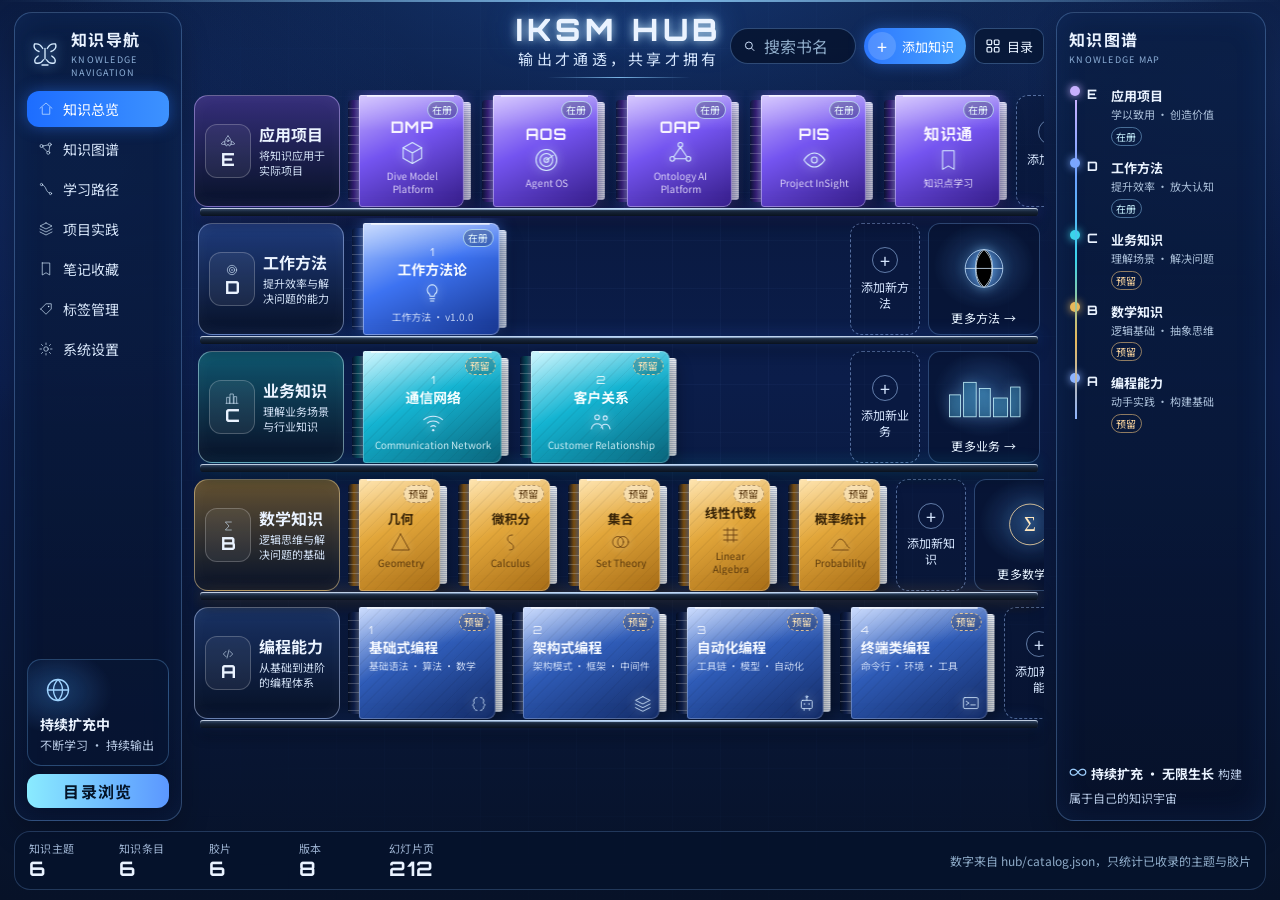
<file: index.html>
<!DOCTYPE html>
<html lang="zh-CN">
<head>
  <meta charset="utf-8">
  <meta name="viewport" content="width=device-width, initial-scale=1">
  <meta name="color-scheme" content="dark">
  <title>IKSM HUB</title>
  <meta name="description" content="IKSM HUB 知识总览。输出才通透，共享才拥有。">
  <link rel="icon" href="data:image/svg+xml,%3Csvg xmlns='http://www.w3.org/2000/svg' viewBox='0 0 32 32'%3E%3Crect width='32' height='32' rx='8' fill='%23031833'/%3E%3Cpath d='M8 22 L16 7 L24 22' fill='none' stroke='%237ee7ff' stroke-width='2.4'/%3E%3Ccircle cx='16' cy='18' r='2.2' fill='%233d8bff'/%3E%3C/svg%3E">
  <link rel="preconnect" href="https://fonts.googleapis.com">
  <link rel="preconnect" href="https://fonts.gstatic.com" crossorigin>
  <link href="https://fonts.googleapis.com/css2?family=Noto+Sans+SC:wght@400;500;700&family=Orbitron:wght@500;700;800&display=swap" rel="stylesheet">
  <link rel="stylesheet" href="hub/home.css">
  <script>
    (function () {
      var hash = location.hash;
      if (/^#(md=|html=|theme=|shelf=|themes|decks)(\b|&|$)/.test(hash)) {
        location.replace("sub-catalog.html" + hash);
      }
    })();
  </script>
</head>
<body>
  <a class="skip" href="#shelves">跳到书架</a>
  <div class="bg" aria-hidden="true"></div>
  <noscript><style>.pending{display:none}</style></noscript>
  <div class="app">
    <aside class="nav" aria-label="知识导航">
      <div class="nav-brand">
        <span class="brain" data-glyph="brain"></span>
        <div>
          <strong>知识导航</strong>
          <small>KNOWLEDGE NAVIGATION</small>
        </div>
      </div>
      <nav class="nav-list">
        <a class="nav-item is-current" href="index.html" aria-current="page"><span class="nav-ico" data-glyph="home"></span>知识总览</a>
        <a class="nav-item" href="placeholder.html?nav=graph" title="内容待建设"><span class="nav-ico" data-glyph="graph"></span>知识图谱</a>
        <a class="nav-item" href="placeholder.html?nav=path" title="内容待建设"><span class="nav-ico" data-glyph="route"></span>学习路径</a>
        <a class="nav-item" href="placeholder.html?nav=practice" title="内容待建设"><span class="nav-ico" data-glyph="layers"></span>项目实践</a>
        <a class="nav-item" href="placeholder.html?nav=notes" title="内容待建设"><span class="nav-ico" data-glyph="bookmark"></span>笔记收藏</a>
        <a class="nav-item" href="placeholder.html?nav=tags" title="内容待建设"><span class="nav-ico" data-glyph="tag"></span>标签管理</a>
        <a class="nav-item" href="placeholder.html?nav=settings" title="内容待建设"><span class="nav-ico" data-glyph="gear"></span>系统设置</a>
      </nav>
      <div class="grow">
        <span class="globe" data-glyph="globe"></span>
        <strong>持续扩充中</strong>
        <small>不断学习 · 持续输出</small>
      </div>
      <a class="to-catalog" href="sub-catalog.html">目录浏览</a>
    </aside>

    <header class="topbar">
      <div class="brand">
        <h1>IKSM HUB</h1>
        <p class="slogan">输出才通透，共享才拥有</p>
        <p id="search-status" class="search-status" role="status"></p>
      </div>
      <div class="tools">
        <label class="search">
          <svg viewBox="0 0 24 24" width="16" height="16" fill="none" stroke="currentColor" stroke-width="1.8" aria-hidden="true"><circle cx="11" cy="11" r="6.5"/><path d="M16 16l5 5"/></svg>
          <span class="sr">搜索书名或项目</span>
          <input id="q" type="search" placeholder="搜索书名、项目…" autocomplete="off">
        </label>
        <a class="add-knowledge" href="placeholder.html?action=add" title="预留，不会保存数据">
          <span class="ico" aria-hidden="true">+</span>
          <span>添加知识</span>
          <span class="sr">，预留，不会保存</span>
        </a>
        <a class="grid-btn" href="sub-catalog.html">
          <svg viewBox="0 0 24 24" width="16" height="16" fill="none" stroke="currentColor" stroke-width="1.8" aria-hidden="true"><rect x="3" y="3" width="7" height="7" rx="1.5"/><rect x="14" y="3" width="7" height="7" rx="1.5"/><rect x="3" y="14" width="7" height="7" rx="1.5"/><rect x="14" y="14" width="7" height="7" rx="1.5"/></svg>
          <span>目录</span>
        </a>
      </div>
    </header>

    <main id="shelves" class="shelves" aria-label="知识书架">
      <section class="shelf" id="shelf-E" data-shelf="E" data-tone="violet" aria-labelledby="shelf-E-title">
        <div class="shelf-row">
          <div class="label-card">
            <span class="label-mark"><span class="label-ico" data-glyph="rocket"></span><b>E</b></span>
            <div class="label-copy">
              <h2 id="shelf-E-title">应用项目</h2>
              <p>将知识应用于实际项目</p>
            </div>
          </div>
          <div class="books" id="books-E">
            <noscript><p class="book-empty">已有项目需要脚本读取目录。也可以直接打开 <a href="sub-catalog.html">目录浏览</a>。</p></noscript>
          </div>
          <a class="add-card" href="placeholder.html?action=add-project" title="预留，不会保存数据"><span class="plus" aria-hidden="true">+</span><span class="add-label">添加新项目</span></a>
          <a class="holo" href="sub-catalog.html#shelf=E" aria-label="更多项目，打开目录浏览">
            <span class="holo-scene" aria-hidden="true"><svg viewBox="0 0 120 80"><g stroke="#d7e6ff" stroke-width="1.3"><g transform="translate(40,28)"><path d="M0 -16 L18 -8 L0 0 L-18 -8 Z" fill="rgba(170,200,255,.35)"/><path d="M0 0 L18 -8 L18 10 L0 18 Z" fill="rgba(80,130,230,.45)"/><path d="M0 0 L-18 -8 L-18 10 L0 18 Z" fill="rgba(40,80,180,.5)"/></g><g transform="translate(72,40)"><path d="M0 -12 L14 -6 L0 0 L-14 -6 Z" fill="rgba(190,220,255,.4)"/><path d="M0 0 L14 -6 L14 8 L0 14 Z" fill="rgba(90,150,240,.5)"/><path d="M0 0 L-14 -6 L-14 8 L0 14 Z" fill="rgba(50,90,190,.55)"/></g></g></svg></span>
            <span class="more">更多项目 →</span>
          </a>
        </div>
        <div class="plank" aria-hidden="true"></div>
      </section>

      <section class="shelf" id="shelf-D" data-shelf="D" data-tone="blue" aria-labelledby="shelf-D-title">
        <div class="shelf-row">
          <div class="label-card">
            <span class="label-mark"><span class="label-ico" data-glyph="target"></span><b>D</b></span>
            <div class="label-copy">
              <h2 id="shelf-D-title">工作方法</h2>
              <p>提升效率与解决问题的能力</p>
            </div>
          </div>
          <div class="books" id="books-D">
            <noscript><p class="book-empty">已有方法需要脚本读取目录。也可以直接打开 <a href="sub-catalog.html">目录浏览</a>。</p></noscript>
          </div>
          <a class="add-card" href="placeholder.html?action=add-method" title="预留，不会保存数据"><span class="plus" aria-hidden="true">+</span><span class="add-label">添加新方法</span></a>
          <a class="holo" href="sub-catalog.html#shelf=D" aria-label="更多方法，打开目录浏览">
            <span class="holo-scene" aria-hidden="true"><svg viewBox="0 0 120 80"><circle cx="60" cy="38" r="24" fill="rgba(80,150,255,.15)" stroke="#c5e2ff"/><ellipse cx="60" cy="38" rx="11" ry="24" stroke="#c5e2ff"/><path d="M36 38h48M60 14c8 8 10 14 10 24s-2 16-10 24c-8-8-10-14-10-24s2-16 10-24z" stroke="#d7ecff"/></svg></span>
            <span class="more">更多方法 →</span>
          </a>
        </div>
        <div class="plank" aria-hidden="true"></div>
      </section>

      <section class="shelf" id="shelf-C" data-shelf="C" data-tone="cyan" aria-labelledby="shelf-C-title">
        <div class="shelf-row">
          <div class="label-card">
            <span class="label-mark"><span class="label-ico" data-glyph="city"></span><b>C</b></span>
            <div class="label-copy">
              <h2 id="shelf-C-title">业务知识</h2>
              <p>理解业务场景与行业知识</p>
            </div>
          </div>
          <div class="books" id="books-C">
            <noscript><p class="book-empty">预留书目写在 hub/shelf-config.json。启用脚本后显示，或打开 <a href="sub-catalog.html">目录浏览</a>。</p></noscript>
          </div>
          <a class="add-card" href="placeholder.html?action=add-business" title="预留，不会保存数据"><span class="plus" aria-hidden="true">+</span><span class="add-label">添加新业务</span></a>
          <a class="holo" href="sub-catalog.html#themes" aria-label="更多业务，打开目录浏览">
            <span class="holo-scene" aria-hidden="true"><svg viewBox="0 0 120 80"><g fill="rgba(80,220,255,.22)" stroke="#c8f6ff"><rect x="16" y="36" width="14" height="28"/><rect x="34" y="20" width="16" height="44"/><rect x="54" y="28" width="14" height="36"/><rect x="72" y="40" width="18" height="24"/><rect x="94" y="26" width="12" height="38"/></g></svg></span>
            <span class="more">更多业务 →</span>
          </a>
        </div>
        <div class="plank" aria-hidden="true"></div>
      </section>

      <section class="shelf" id="shelf-B" data-shelf="B" data-tone="gold" aria-labelledby="shelf-B-title">
        <div class="shelf-row">
          <div class="label-card">
            <span class="label-mark"><span class="label-ico" data-glyph="sigma"></span><b>B</b></span>
            <div class="label-copy">
              <h2 id="shelf-B-title">数学知识</h2>
              <p>逻辑思维与解决问题的基础</p>
            </div>
          </div>
          <div class="books" id="books-B">
            <noscript><p class="book-empty">预留书目写在 hub/shelf-config.json。启用脚本后显示，或打开 <a href="sub-catalog.html">目录浏览</a>。</p></noscript>
          </div>
          <a class="add-card" href="placeholder.html?action=add-math" title="预留，不会保存数据"><span class="plus" aria-hidden="true">+</span><span class="add-label">添加新知识</span></a>
          <a class="holo" href="sub-catalog.html#themes" aria-label="更多数学，打开目录浏览">
            <span class="holo-scene" aria-hidden="true"><svg viewBox="0 0 120 80"><circle cx="60" cy="38" r="26" fill="none" stroke="#ffe1a8"/><text x="60" y="46" text-anchor="middle" fill="#ffe7bf" font-size="26" font-family="serif">Σ</text></svg></span>
            <span class="more">更多数学 →</span>
          </a>
        </div>
        <div class="plank" aria-hidden="true"></div>
      </section>

      <section class="shelf" id="shelf-A" data-shelf="A" data-tone="navy" aria-labelledby="shelf-A-title">
        <div class="shelf-row">
          <div class="label-card">
            <span class="label-mark"><span class="label-ico" data-glyph="code"></span><b>A</b></span>
            <div class="label-copy">
              <h2 id="shelf-A-title">编程能力</h2>
              <p>从基础到进阶的编程体系</p>
            </div>
          </div>
          <div class="books" id="books-A">
            <noscript><p class="book-empty">预留书目写在 hub/shelf-config.json。启用脚本后显示，或打开 <a href="sub-catalog.html">目录浏览</a>。</p></noscript>
          </div>
          <a class="add-card" href="placeholder.html?action=add-skill" title="预留，不会保存数据"><span class="plus" aria-hidden="true">+</span><span class="add-label">添加新技能</span></a>
          <a class="holo" href="sub-catalog.html#themes" aria-label="更多技能，打开目录浏览">
            <span class="holo-scene" aria-hidden="true"><svg viewBox="0 0 120 80"><rect x="22" y="14" width="76" height="52" rx="6" fill="rgba(70,120,220,.2)" stroke="#c5d8ff"/><path d="M22 26h76" stroke="#c5d8ff"/><path d="M34 40l-8 6 8 6M58 38l6 16M70 42h18" stroke="#e7f0ff" stroke-width="1.4" fill="none"/></svg></span>
            <span class="more">更多技能 →</span>
          </a>
        </div>
        <div class="plank" aria-hidden="true"></div>
      </section>
    </main>

    <aside class="map" aria-label="知识图谱">
      <div class="map-brand">
        <strong>知识图谱</strong>
        <small>KNOWLEDGE MAP</small>
      </div>
      <ol class="legend">
        <li data-tone="violet"><a href="#shelf-E"><i aria-hidden="true"></i><b>E</b><span><strong>应用项目</strong><small>学以致用 · 创造价值</small><em>在册</em></span></a></li>
        <li data-tone="blue"><a href="#shelf-D"><i aria-hidden="true"></i><b>D</b><span><strong>工作方法</strong><small>提升效率 · 放大认知</small><em>在册</em></span></a></li>
        <li data-tone="cyan" data-reserve><a href="#shelf-C"><i aria-hidden="true"></i><b>C</b><span><strong>业务知识</strong><small>理解场景 · 解决问题</small><em>预留</em></span></a></li>
        <li data-tone="gold" data-reserve><a href="#shelf-B"><i aria-hidden="true"></i><b>B</b><span><strong>数学知识</strong><small>逻辑基础 · 抽象思维</small><em>预留</em></span></a></li>
        <li data-tone="navy" data-reserve><a href="#shelf-A"><i aria-hidden="true"></i><b>A</b><span><strong>编程能力</strong><small>动手实践 · 构建基础</small><em>预留</em></span></a></li>
      </ol>
      <div class="map-foot">
        <span aria-hidden="true">∞</span>
        <strong>持续扩充 · 无限生长</strong>
        <small>构建属于自己的知识宇宙</small>
      </div>
    </aside>

    <footer class="metrics" aria-label="目录统计">
      <div class="metric"><small>知识主题</small><strong data-stat="themes">—</strong></div>
      <div class="metric"><small>知识条目</small><strong data-stat="docs">—</strong></div>
      <div class="metric"><small>胶片</small><strong data-stat="decks">—</strong></div>
      <div class="metric"><small>版本</small><strong data-stat="versions">—</strong></div>
      <div class="metric"><small>幻灯片页</small><strong data-stat="slides">—</strong></div>
      <p class="metric-src">数字来自 hub/catalog.json，只统计已收录的主题与胶片</p>
    </footer>
  </div>
  <script src="hub/home.js"></script>
</body>
</html>
</file>
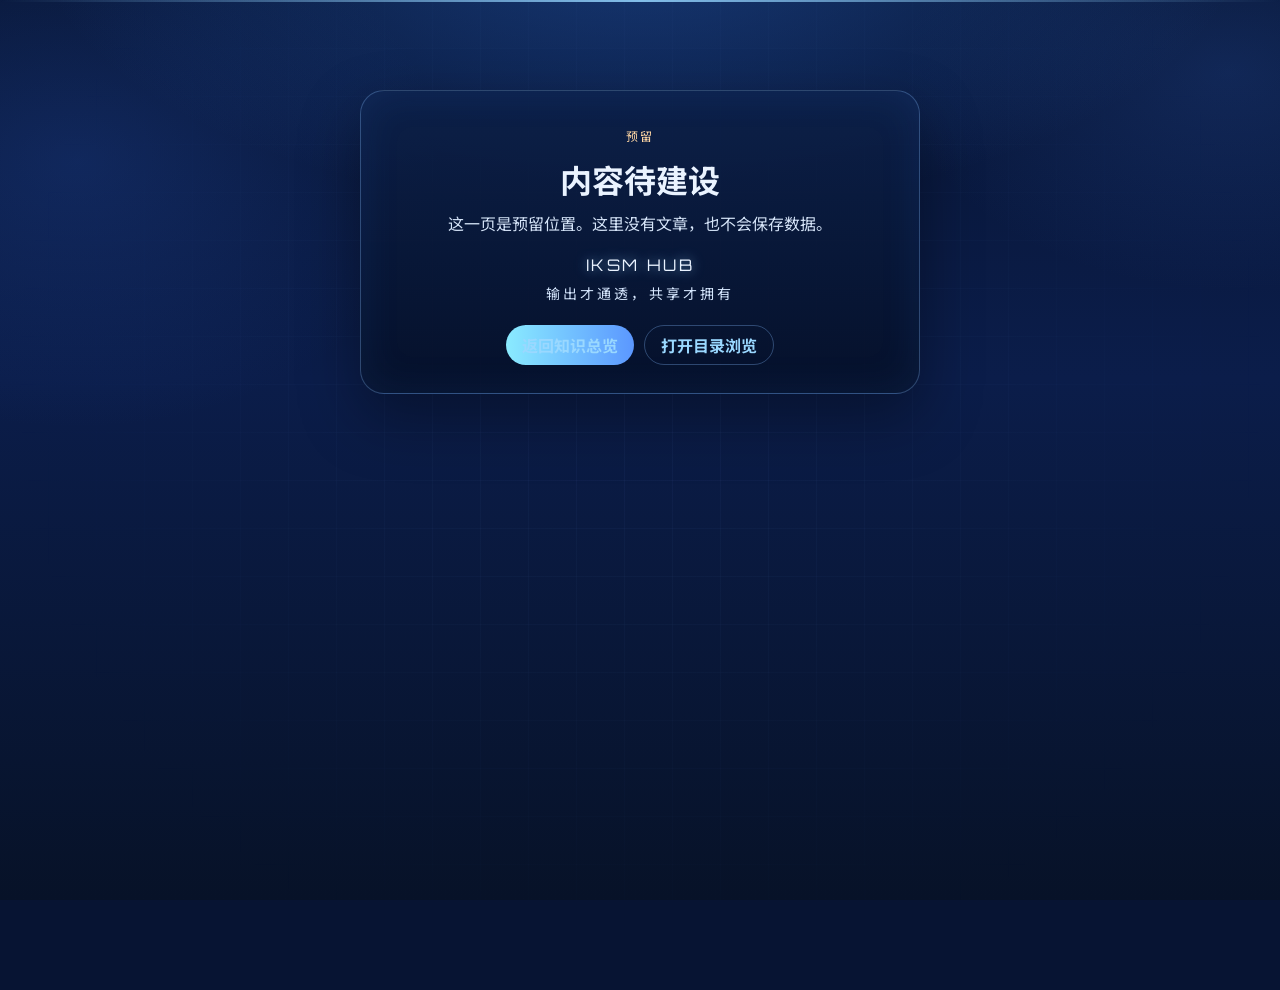
<file: placeholder.html>
<!DOCTYPE html>
<html lang="zh-CN">
<head>
  <meta charset="utf-8">
  <meta name="viewport" content="width=device-width, initial-scale=1">
  <meta name="color-scheme" content="dark">
  <title>内容待建设 · IKSM HUB</title>
  <meta name="description" content="IKSM HUB 预留页。这里还没有内容，也不会保存数据。">
  <link rel="icon" href="data:image/svg+xml,%3Csvg xmlns='http://www.w3.org/2000/svg' viewBox='0 0 32 32'%3E%3Crect width='32' height='32' rx='8' fill='%23031833'/%3E%3Cpath d='M8 22 L16 7 L24 22' fill='none' stroke='%237ee7ff' stroke-width='2.4'/%3E%3Ccircle cx='16' cy='18' r='2.2' fill='%233d8bff'/%3E%3C/svg%3E">
  <link rel="preconnect" href="https://fonts.googleapis.com">
  <link rel="preconnect" href="https://fonts.gstatic.com" crossorigin>
  <link href="https://fonts.googleapis.com/css2?family=Noto+Sans+SC:wght@400;500;700&family=Orbitron:wght@500;700;800&display=swap" rel="stylesheet">
  <link rel="stylesheet" href="hub/home.css">
</head>
<body class="gate-body">
  <div class="bg" aria-hidden="true"></div>
  <main class="gate">
    <p class="gate-kicker" id="kicker">预留</p>
    <h1 id="heading">内容待建设</h1>
    <p class="gate-lead" id="lead">这一页是预留位置。这里没有文章，也不会保存数据。</p>
    <p class="gate-brand">IKSM HUB</p>
    <p class="slogan">输出才通透，共享才拥有</p>
    <div class="gate-actions">
      <a class="gate-primary" href="index.html">返回知识总览</a>
      <a class="gate-secondary" href="sub-catalog.html">打开目录浏览</a>
    </div>
  </main>
  <script>
    (function () {
      var params = new URLSearchParams(location.search);
      var nav = {
        graph: "知识图谱",
        path: "学习路径",
        practice: "项目实践",
        notes: "笔记收藏",
        tags: "标签管理",
        settings: "系统设置"
      };
      var actions = {
        add: ["添加知识", "此入口为预留，不会写入或保存任何内容。"],
        "add-project": ["添加新项目", "此入口为预留，不会写入或保存任何内容。"],
        "add-method": ["添加新方法", "此入口为预留，不会写入或保存任何内容。"],
        "add-business": ["添加新业务", "此入口为预留，不会写入或保存任何内容。"],
        "add-math": ["添加新知识", "此入口为预留，不会写入或保存任何内容。"],
        "add-skill": ["添加新技能", "此入口为预留，不会写入或保存任何内容。"],
        "more-project": ["更多项目", "更多项目已改到目录浏览，并按书架 E 显示已收录的应用项目。"],
        "more-method": ["更多方法", "更多方法已改到目录浏览，并按书架 D 显示已收录的工作方法。"],
        "more-business": ["更多业务", "业务知识仍是预留书架，目录里还没有这一层的条目。目录浏览可以查看已经收录的主题。"],
        "more-math": ["更多数学", "数学知识仍是预留书架，目录里还没有这一层的条目。目录浏览可以查看已经收录的主题。"],
        "more-skill": ["更多技能", "编程能力仍是预留书架，目录里还没有这一层的条目。目录浏览可以查看已经收录的主题。"]
      };
      var kicker = document.getElementById("kicker");
      var heading = document.getElementById("heading");
      var lead = document.getElementById("lead");
      var navKey = params.get("nav");
      var actionKey = params.get("action");
      var shelf = params.get("shelf") || "";
      var item = params.get("item") || "";
      if (navKey && nav[navKey]) {
        kicker.textContent = "知识导航 · 预留";
        heading.textContent = nav[navKey];
        lead.textContent = "内容待建设。这个分区还没有设计，也没有可展示的内容。";
        document.title = nav[navKey] + " · 内容待建设 · IKSM HUB";
        return;
      }
      if (actionKey && actions[actionKey]) {
        kicker.textContent = "预留操作";
        heading.textContent = actions[actionKey][0];
        lead.textContent = actions[actionKey][1];
        document.title = actions[actionKey][0] + " · 预留 · IKSM HUB";
        return;
      }
      if (/^[A-E]$/.test(shelf)) {
        var name = item.replace(/\s+/g, " ").trim().slice(0, 40);
        kicker.textContent = "书架 " + shelf + " · 预留";
        heading.textContent = name || ("书架 " + shelf);
        lead.textContent = "内容待建设。IksmHub 目录里还没有这一层的知识，因此这里没有文章，也不会跳到不存在的内容。";
        document.title = (name || "预留") + " · 内容待建设 · IKSM HUB";
      }
    })();
  </script>
</body>
</html>
</file>
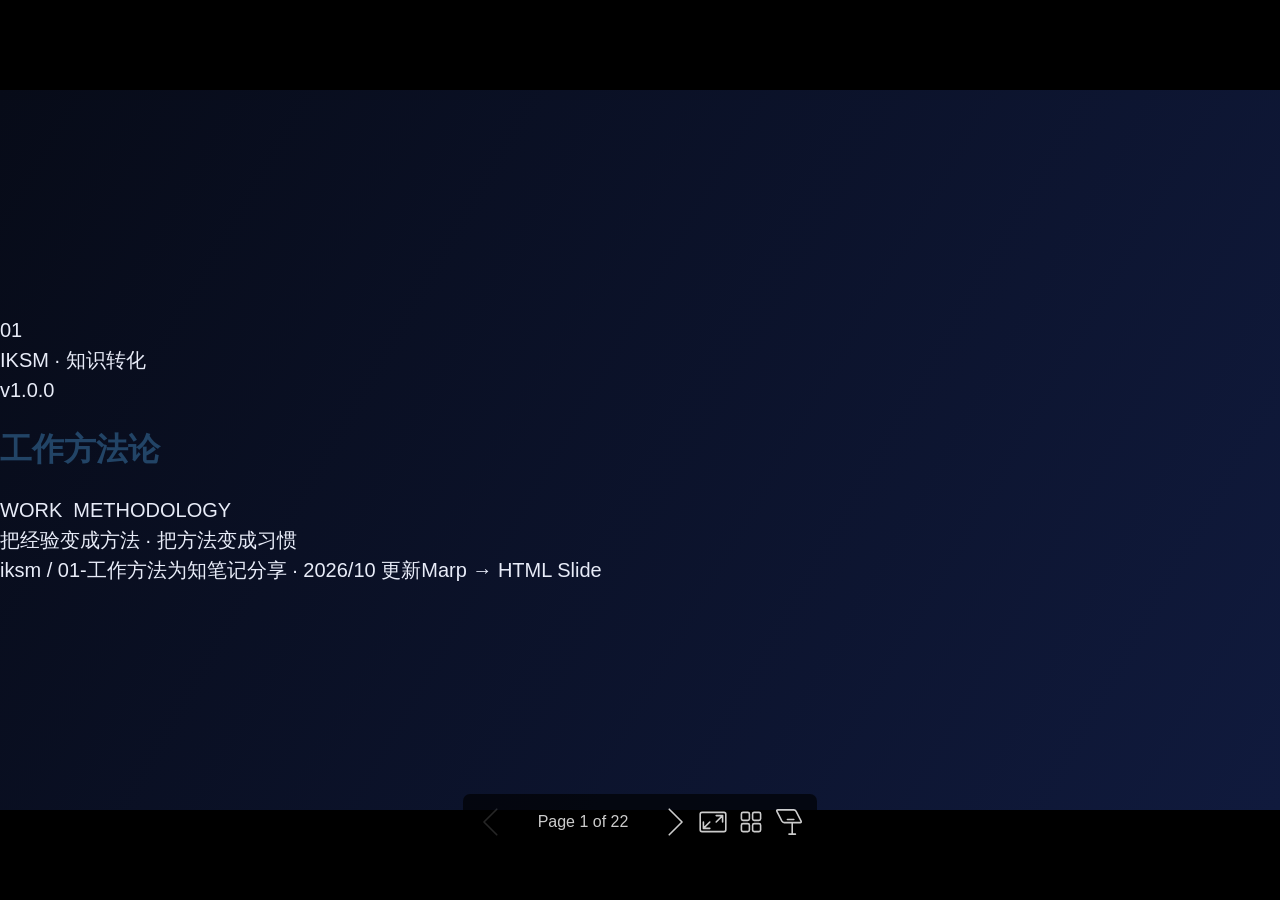
<file: output/001-工作方法/v1.0.0/slides.html>
<!DOCTYPE html><html lang="en-US"><head><meta charset="UTF-8"><meta name="viewport" content="width=device-width,height=device-height,initial-scale=1.0"><meta name="apple-mobile-web-app-capable" content="yes"><meta http-equiv="X-UA-Compatible" content="ie=edge"><meta property="og:type" content="website"><meta name="twitter:card" content="summary"><style>@media screen{body[data-bespoke-view=""] .bespoke-marp-parent>.bespoke-marp-osc>button,body[data-bespoke-view=next] .bespoke-marp-parent>.bespoke-marp-osc>button,body[data-bespoke-view=overview] button.bespoke-marp-overview-close,body[data-bespoke-view=presenter] .bespoke-marp-presenter-container .bespoke-marp-presenter-info-container .bespoke-marp-presenter-info-page-area .bespoke-marp-presenter-info-page,body[data-bespoke-view=presenter] .bespoke-marp-presenter-container .bespoke-marp-presenter-info-container button,body[data-bespoke-view=presenter] .bespoke-marp-presenter-container .bespoke-marp-presenter-note-container button{appearance:none;background-color:initial;border:0;color:inherit;cursor:pointer;font-size:inherit;opacity:.8;outline:none;padding:0;transition:opacity .2s linear;-webkit-tap-highlight-color:transparent}body[data-bespoke-view=""] .bespoke-marp-parent>.bespoke-marp-osc>button:disabled,body[data-bespoke-view=next] .bespoke-marp-parent>.bespoke-marp-osc>button:disabled,body[data-bespoke-view=overview] button.bespoke-marp-overview-close:disabled,body[data-bespoke-view=presenter] .bespoke-marp-presenter-container .bespoke-marp-presenter-info-container .bespoke-marp-presenter-info-page-area .bespoke-marp-presenter-info-page:disabled,body[data-bespoke-view=presenter] .bespoke-marp-presenter-container .bespoke-marp-presenter-info-container button:disabled,body[data-bespoke-view=presenter] .bespoke-marp-presenter-container .bespoke-marp-presenter-note-container button:disabled{cursor:not-allowed;opacity:.15!important}body[data-bespoke-view=""] .bespoke-marp-parent>.bespoke-marp-osc>button:hover,body[data-bespoke-view=next] .bespoke-marp-parent>.bespoke-marp-osc>button:hover,body[data-bespoke-view=overview] button.bespoke-marp-overview-close:hover,body[data-bespoke-view=presenter] .bespoke-marp-presenter-container .bespoke-marp-presenter-info-container .bespoke-marp-presenter-info-page-area .bespoke-marp-presenter-info-page:hover,body[data-bespoke-view=presenter] .bespoke-marp-presenter-container .bespoke-marp-presenter-info-container button:hover,body[data-bespoke-view=presenter] .bespoke-marp-presenter-container .bespoke-marp-presenter-note-container button:hover{opacity:1}body[data-bespoke-view=""] .bespoke-marp-parent>.bespoke-marp-osc>button:hover:active,body[data-bespoke-view=next] .bespoke-marp-parent>.bespoke-marp-osc>button:hover:active,body[data-bespoke-view=overview] button.bespoke-marp-overview-close:hover:active,body[data-bespoke-view=presenter] .bespoke-marp-presenter-container .bespoke-marp-presenter-info-container .bespoke-marp-presenter-info-page-area .bespoke-marp-presenter-info-page:hover:active,body[data-bespoke-view=presenter] .bespoke-marp-presenter-container .bespoke-marp-presenter-info-container button:hover:active,body[data-bespoke-view=presenter] .bespoke-marp-presenter-container .bespoke-marp-presenter-note-container button:hover:active{opacity:.6}body[data-bespoke-view=""] .bespoke-marp-parent>.bespoke-marp-osc>button:hover:not(:disabled),body[data-bespoke-view=next] .bespoke-marp-parent>.bespoke-marp-osc>button:hover:not(:disabled),body[data-bespoke-view=overview] button.bespoke-marp-overview-close:hover:not(:disabled),body[data-bespoke-view=presenter] .bespoke-marp-presenter-container .bespoke-marp-presenter-info-container .bespoke-marp-presenter-info-page-area .bespoke-marp-presenter-info-page:hover:not(:disabled),body[data-bespoke-view=presenter] .bespoke-marp-presenter-container .bespoke-marp-presenter-info-container button:hover:not(:disabled),body[data-bespoke-view=presenter] .bespoke-marp-presenter-container .bespoke-marp-presenter-note-container button:hover:not(:disabled){transition:none}body[data-bespoke-view=""] .bespoke-marp-parent>.bespoke-marp-osc>button[data-bespoke-marp-osc=prev],body[data-bespoke-view=next] .bespoke-marp-parent>.bespoke-marp-osc>button[data-bespoke-marp-osc=prev],body[data-bespoke-view=presenter] .bespoke-marp-presenter-container .bespoke-marp-presenter-info-container button.bespoke-marp-presenter-info-page-prev{background:#0000 url("[data-uri]") no-repeat 50%;background-size:contain;overflow:hidden;text-indent:100%;white-space:nowrap}body[data-bespoke-view=""] .bespoke-marp-parent>.bespoke-marp-osc>button[data-bespoke-marp-osc=next],body[data-bespoke-view=next] .bespoke-marp-parent>.bespoke-marp-osc>button[data-bespoke-marp-osc=next],body[data-bespoke-view=presenter] .bespoke-marp-presenter-container .bespoke-marp-presenter-info-container button.bespoke-marp-presenter-info-page-next{background:#0000 url("[data-uri]") no-repeat 50%;background-size:contain;overflow:hidden;text-indent:100%;white-space:nowrap}:is(body[data-bespoke-view=""],body[data-bespoke-view=next]) .bespoke-marp-parent>.bespoke-marp-osc>button[data-bespoke-marp-osc=fullscreen]{background:#0000 url("[data-uri]") no-repeat 50%;background-size:contain;overflow:hidden;text-indent:100%;white-space:nowrap}:is(body[data-bespoke-view=""],body[data-bespoke-view=next]) .bespoke-marp-parent>.bespoke-marp-osc>button.exit[data-bespoke-marp-osc=fullscreen]{background-image:url("[data-uri]")}:is(body[data-bespoke-view=""],body[data-bespoke-view=next]) .bespoke-marp-parent>.bespoke-marp-osc>button[data-bespoke-marp-osc=presenter]{background:#0000 url("[data-uri]") no-repeat 50%;background-size:contain;overflow:hidden;text-indent:100%;white-space:nowrap}body[data-bespoke-view=overview] button.bespoke-marp-overview-close,body[data-bespoke-view=presenter] .bespoke-marp-presenter-container .bespoke-marp-presenter-note-container button.bespoke-marp-presenter-note-bigger{background:#0000 url("[data-uri]") no-repeat 50%;background-size:contain;overflow:hidden;text-indent:100%;white-space:nowrap}body[data-bespoke-view=presenter] .bespoke-marp-presenter-container .bespoke-marp-presenter-note-container button.bespoke-marp-presenter-note-smaller{background:#0000 url("[data-uri]") no-repeat 50%;background-size:contain;overflow:hidden;text-indent:100%;white-space:nowrap}:is(body[data-bespoke-view=""],body[data-bespoke-view=next]) .bespoke-marp-parent>.bespoke-marp-osc>button[data-bespoke-marp-osc=overview]{background:#0000 url("[data-uri]") no-repeat 50%;background-size:contain;overflow:hidden;text-indent:100%;white-space:nowrap}}@keyframes __bespoke_marp_transition_reduced_outgoing__{0%{opacity:1}to{opacity:0}}@keyframes __bespoke_marp_transition_reduced_incoming__{0%{mix-blend-mode:plus-lighter;opacity:0}to{mix-blend-mode:plus-lighter;opacity:1}}.bespoke-marp-note,.bespoke-marp-osc,.bespoke-progress-parent{display:none;transition:none}@media screen{::view-transition-group(*){animation-duration:var(--marp-bespoke-transition-animation-duration,.5s);animation-timing-function:ease}::view-transition-new(*),::view-transition-old(*){animation-delay:0s;animation-direction:var(--marp-bespoke-transition-animation-direction,normal);animation-duration:var(--marp-bespoke-transition-animation-duration,.5s);animation-fill-mode:both;animation-name:var(--marp-bespoke-transition-animation-name,var(--marp-bespoke-transition-animation-name-fallback,__bespoke_marp_transition_no_animation__));mix-blend-mode:normal}::view-transition-old(*){--marp-bespoke-transition-animation-name-fallback:__bespoke_marp_transition_reduced_outgoing__;animation-timing-function:ease}::view-transition-new(*){--marp-bespoke-transition-animation-name-fallback:__bespoke_marp_transition_reduced_incoming__;animation-timing-function:ease}::view-transition-new(root),::view-transition-old(root){animation-timing-function:linear}::view-transition-new(__bespoke_marp_transition_osc__),::view-transition-old(__bespoke_marp_transition_osc__){animation-duration:0s!important;animation-name:__bespoke_marp_transition_osc__!important}::view-transition-new(__bespoke_marp_transition_osc__){opacity:0!important}.bespoke-marp-transition-warming-up::view-transition-group(*),.bespoke-marp-transition-warming-up::view-transition-new(*),.bespoke-marp-transition-warming-up::view-transition-old(*){animation-play-state:paused!important}body,html{height:100%;margin:0}body{background:#000;overflow:hidden}svg.bespoke-marp-slide{content-visibility:hidden;interactivity:inert;opacity:0;pointer-events:none;z-index:-1}svg.bespoke-marp-slide:not(.bespoke-marp-active) *{view-transition-name:none!important}svg.bespoke-marp-slide.bespoke-marp-active{content-visibility:visible;interactivity:auto;opacity:1;pointer-events:auto;z-index:0}svg.bespoke-marp-slide.bespoke-marp-active.bespoke-marp-active-ready *{animation-name:__bespoke_marp__!important}@supports not (content-visibility:hidden){svg.bespoke-marp-slide[data-bespoke-marp-load=hideable]{display:none}svg.bespoke-marp-slide[data-bespoke-marp-load=hideable].bespoke-marp-active{display:block}}}@media screen and (prefers-reduced-motion:reduce){svg.bespoke-marp-slide *{view-transition-name:none!important}}@media screen{[data-bespoke-marp-fragment=inactive]{visibility:hidden}:is(body[data-bespoke-view=""],body[data-bespoke-view=next]) .bespoke-marp-parent{inset:0;position:absolute}:is(body[data-bespoke-view=""],body[data-bespoke-view=next]) .bespoke-marp-parent>.bespoke-marp-osc{background:#000000a6;border-radius:7px;bottom:50px;color:#fff;contain:paint;display:block;font-family:Helvetica,Arial,sans-serif;font-size:16px;left:50%;line-height:0;opacity:1;padding:12px;position:absolute;touch-action:manipulation;transform:translateX(-50%);transition:opacity .2s linear;-webkit-user-select:none;user-select:none;view-transition-name:__bespoke_marp_transition_osc__;white-space:nowrap;will-change:transform;z-index:1}:is(body[data-bespoke-view=""],body[data-bespoke-view=next]) .bespoke-marp-parent>.bespoke-marp-osc>:where(*){margin-left:6px}:is(body[data-bespoke-view=""],body[data-bespoke-view=next]) .bespoke-marp-parent>.bespoke-marp-osc>:where(*):where(:first-child){margin-left:0}:is(body[data-bespoke-view=""],body[data-bespoke-view=next]) .bespoke-marp-parent>.bespoke-marp-osc>span{opacity:.8}:is(body[data-bespoke-view=""],body[data-bespoke-view=next]) .bespoke-marp-parent>.bespoke-marp-osc>span[data-bespoke-marp-osc=page]{display:inline-block;min-width:140px;text-align:center}:is(body[data-bespoke-view=""],body[data-bespoke-view=next]) .bespoke-marp-parent>.bespoke-marp-osc>button[data-bespoke-marp-osc=fullscreen],:is(body[data-bespoke-view=""],body[data-bespoke-view=next]) .bespoke-marp-parent>.bespoke-marp-osc>button[data-bespoke-marp-osc=next],:is(body[data-bespoke-view=""],body[data-bespoke-view=next]) .bespoke-marp-parent>.bespoke-marp-osc>button[data-bespoke-marp-osc=overview],:is(body[data-bespoke-view=""],body[data-bespoke-view=next]) .bespoke-marp-parent>.bespoke-marp-osc>button[data-bespoke-marp-osc=presenter],:is(body[data-bespoke-view=""],body[data-bespoke-view=next]) .bespoke-marp-parent>.bespoke-marp-osc>button[data-bespoke-marp-osc=prev]{height:32px;line-height:32px;width:32px}:is(body[data-bespoke-view=""],body[data-bespoke-view=next]) .bespoke-marp-parent.bespoke-marp-inactive{cursor:none}:is(body[data-bespoke-view=""],body[data-bespoke-view=next]) .bespoke-marp-parent.bespoke-marp-inactive>.bespoke-marp-osc{opacity:0;pointer-events:none}:is(body[data-bespoke-view=""],body[data-bespoke-view=next]) svg.bespoke-marp-slide{height:100%;left:0;position:absolute;top:0;width:100%}body[data-bespoke-view=""] .bespoke-progress-parent{background:#222;display:flex;height:5px;width:100%}body[data-bespoke-view=""] .bespoke-progress-parent+:where(.bespoke-marp-parent){top:5px}body[data-bespoke-view=""] .bespoke-progress-parent .bespoke-progress-bar{background:#0288d1;flex:0 0 0;transition:flex-basis .2s cubic-bezier(0,1,1,1)}body[data-bespoke-view=next]{background:#0000}body[data-bespoke-view=presenter]{background:#161616}body[data-bespoke-view=presenter] .bespoke-marp-presenter-container{display:grid;font-family:Helvetica,Arial,sans-serif;grid-template:"current dragbar next" minmax(140px,1fr) "current dragbar note" 2fr "info    dragbar note" 3em;grid-template-columns:minmax(3px,var(--bespoke-marp-presenter-split-ratio,66%)) 0 minmax(3px,1fr);height:100%;left:0;position:absolute;top:0;width:100%}body[data-bespoke-view=presenter] .bespoke-marp-presenter-container :where(.bespoke-marp-parent){grid-area:current;overflow:hidden;position:relative}body[data-bespoke-view=presenter] .bespoke-marp-presenter-container :where(.bespoke-marp-parent) :where(svg.bespoke-marp-slide){height:calc(100% - 40px);left:20px;pointer-events:none;position:absolute;top:20px;-webkit-user-select:none;user-select:none;width:calc(100% - 40px)}body[data-bespoke-view=presenter] .bespoke-marp-presenter-container :where(.bespoke-marp-parent) :where(svg.bespoke-marp-slide).bespoke-marp-active{filter:drop-shadow(0 3px 10px rgba(0,0,0,.5))}body[data-bespoke-view=presenter] .bespoke-marp-presenter-container .bespoke-marp-presenter-dragbar-container{background:#0288d1;cursor:col-resize;grid-area:dragbar;margin-left:-3px;opacity:0;position:relative;transition:opacity .4s linear .1s;width:6px;z-index:10}body[data-bespoke-view=presenter] .bespoke-marp-presenter-container .bespoke-marp-presenter-dragbar-container:hover{opacity:1}body[data-bespoke-view=presenter] .bespoke-marp-presenter-container .bespoke-marp-presenter-dragbar-container.active{opacity:1;transition-delay:0s}body[data-bespoke-view=presenter] .bespoke-marp-presenter-container .bespoke-marp-presenter-next-container{background:#222;cursor:pointer;display:none;grid-area:next;overflow:hidden;position:relative}body[data-bespoke-view=presenter] .bespoke-marp-presenter-container .bespoke-marp-presenter-next-container.active{display:block}body[data-bespoke-view=presenter] .bespoke-marp-presenter-container .bespoke-marp-presenter-next-container iframe.bespoke-marp-presenter-next{background:#0000;border:0;display:block;filter:drop-shadow(0 3px 10px rgba(0,0,0,.5));height:calc(100% - 40px);left:20px;pointer-events:none;position:absolute;interactivity:inert;top:20px;-webkit-user-select:none;user-select:none;width:calc(100% - 40px)}body[data-bespoke-view=presenter] .bespoke-marp-presenter-container .bespoke-marp-presenter-note-container{background:#222;color:#eee;grid-area:note;position:relative;z-index:1}body[data-bespoke-view=presenter] .bespoke-marp-presenter-container .bespoke-marp-presenter-note-container button{height:1.5em;line-height:1.5em;width:1.5em}body[data-bespoke-view=presenter] .bespoke-marp-presenter-container .bespoke-marp-presenter-note-container .bespoke-marp-presenter-note-wrapper{display:block;inset:0;position:absolute}body[data-bespoke-view=presenter] .bespoke-marp-presenter-container .bespoke-marp-presenter-note-container .bespoke-marp-presenter-note-buttons{background:#000000a6;border-radius:4px;bottom:0;display:flex;gap:4px;margin:12px;opacity:0;padding:6px;pointer-events:none;position:absolute;right:0;transition:opacity .2s linear}body[data-bespoke-view=presenter] .bespoke-marp-presenter-container .bespoke-marp-presenter-note-container .bespoke-marp-presenter-note-buttons:focus-within,body[data-bespoke-view=presenter] .bespoke-marp-presenter-container .bespoke-marp-presenter-note-container .bespoke-marp-presenter-note-wrapper:focus-within+.bespoke-marp-presenter-note-buttons,body[data-bespoke-view=presenter] .bespoke-marp-presenter-container .bespoke-marp-presenter-note-container:hover .bespoke-marp-presenter-note-buttons{opacity:1;pointer-events:auto}body[data-bespoke-view=presenter] .bespoke-marp-presenter-container .bespoke-marp-presenter-note-container .bespoke-marp-note{box-sizing:border-box;font-size:calc(1.1em*var(--bespoke-marp-note-font-scale, 1));height:calc(100% - 40px);margin:20px;overflow:auto;padding-right:3px;white-space:pre-wrap;width:calc(100% - 40px);word-wrap:break-word;scrollbar-color:#eeeeee80 #0000;scrollbar-width:thin}body[data-bespoke-view=presenter] .bespoke-marp-presenter-container .bespoke-marp-presenter-note-container .bespoke-marp-note::-webkit-scrollbar{width:6px}body[data-bespoke-view=presenter] .bespoke-marp-presenter-container .bespoke-marp-presenter-note-container .bespoke-marp-note::-webkit-scrollbar-track{background:#0000}body[data-bespoke-view=presenter] .bespoke-marp-presenter-container .bespoke-marp-presenter-note-container .bespoke-marp-note::-webkit-scrollbar-thumb{background:#eeeeee80;border-radius:6px}body[data-bespoke-view=presenter] .bespoke-marp-presenter-container .bespoke-marp-presenter-note-container .bespoke-marp-note:empty{pointer-events:none}body[data-bespoke-view=presenter] .bespoke-marp-presenter-container .bespoke-marp-presenter-note-container .bespoke-marp-note.active{display:block}body[data-bespoke-view=presenter] .bespoke-marp-presenter-container .bespoke-marp-presenter-note-container .bespoke-marp-note p:first-child{margin-top:0}body[data-bespoke-view=presenter] .bespoke-marp-presenter-container .bespoke-marp-presenter-note-container .bespoke-marp-note p:last-child{margin-bottom:0}body[data-bespoke-view=presenter] .bespoke-marp-presenter-container .bespoke-marp-presenter-info-container{align-items:center;box-sizing:border-box;color:#eee;display:flex;flex-wrap:nowrap;grid-area:info;justify-content:center;overflow:hidden;padding:0 10px}body[data-bespoke-view=presenter] .bespoke-marp-presenter-container .bespoke-marp-presenter-info-container :is(.bespoke-marp-presenter-info-page-area,.bespoke-marp-presenter-info-time,.bespoke-marp-presenter-info-timer){box-sizing:border-box;display:block;padding:0 10px;white-space:nowrap;width:100%}body[data-bespoke-view=presenter] .bespoke-marp-presenter-container .bespoke-marp-presenter-info-container button{height:1.5em;line-height:1.5em;width:1.5em}body[data-bespoke-view=presenter] .bespoke-marp-presenter-container .bespoke-marp-presenter-info-container .bespoke-marp-presenter-info-page-area{order:2;text-align:center}body[data-bespoke-view=presenter] .bespoke-marp-presenter-container .bespoke-marp-presenter-info-container .bespoke-marp-presenter-info-page-area .bespoke-marp-presenter-info-page{display:inline-block;min-width:120px;text-align:center}body[data-bespoke-view=presenter] .bespoke-marp-presenter-container .bespoke-marp-presenter-info-container .bespoke-marp-presenter-info-time{color:#999;order:1;text-align:left}body[data-bespoke-view=presenter] .bespoke-marp-presenter-container .bespoke-marp-presenter-info-container .bespoke-marp-presenter-info-timer{color:#999;order:3;text-align:right}body[data-bespoke-view=presenter] .bespoke-marp-presenter-container .bespoke-marp-presenter-info-container .bespoke-marp-presenter-info-timer:hover{cursor:pointer}body[data-bespoke-view=overview]{background:#161616;overflow:auto}body[data-bespoke-view=overview] [data-bespoke-marp-fragment=inactive]{visibility:visible}body[data-bespoke-view=overview] .bespoke-marp-overview-header{backdrop-filter:blur(4px);background:#222222d9;box-shadow:0 3px 10px #00000080;box-sizing:border-box;display:flex;height:48px;inset:0 0 auto;justify-content:flex-end;padding:10px;position:fixed;z-index:1}body[data-bespoke-view=overview] button.bespoke-marp-overview-close{height:28px;line-height:28px;transform:rotate(45deg);width:28px}body[data-bespoke-view=overview] .bespoke-marp-parent{display:grid;gap:40px;grid-template-columns:repeat(auto-fit,minmax(0,240px));justify-content:space-around;padding:30px}body[data-bespoke-view=overview] .bespoke-marp-parent svg.bespoke-marp-slide{--bov-selected:#0000;--bov-focus:#161616;--bov-focus-outline:#0000;background-image:conic-gradient(#161616 0 0),conic-gradient(var(--bov-focus) 0 0),conic-gradient(var(--bov-focus-outline) 0 0),conic-gradient(var(--bov-selected) 0 0);background-position:5px 5px,3px 3px,2px 2px,0 0;background-repeat:no-repeat;background-size:calc(100% - 10px) calc(100% - 10px),calc(100% - 6px) calc(100% - 6px),calc(100% - 4px) calc(100% - 4px),100% 100%;content-visibility:visible;cursor:pointer;filter:drop-shadow(0 3px 10px rgba(0,0,0,.5));margin:-6px;padding:6px;interactivity:auto;opacity:1;outline:0;pointer-events:auto;scroll-margin-block:30px;width:100%;z-index:0}body[data-bespoke-view=overview] .bespoke-marp-parent svg.bespoke-marp-slide *,body[data-bespoke-view=overview] .bespoke-marp-parent svg.bespoke-marp-slide.bespoke-marp-active *{pointer-events:none;interactivity:inert}body[data-bespoke-view=overview] .bespoke-marp-parent :is(svg.bespoke-marp-slide:active,svg.bespoke-marp-slide:focus-visible,svg.bespoke-marp-slide:hover){--bov-focus-outline:#161616}body[data-bespoke-view=overview] .bespoke-marp-parent svg.bespoke-marp-slide:focus-visible,body[data-bespoke-view=overview] .bespoke-marp-parent svg.bespoke-marp-slide:hover{--bov-focus:#999}body[data-bespoke-view=overview] .bespoke-marp-parent svg.bespoke-marp-slide:active{--bov-focus:#eee}body[data-bespoke-view=overview] .bespoke-marp-parent svg.bespoke-marp-slide.bespoke-marp-active{--bov-selected:#0288d1}body[data-bespoke-view=overview]:has(.bespoke-marp-overview-header) .bespoke-marp-parent{padding-top:78px}body[data-bespoke-view=overview]:has(.bespoke-marp-overview-header) .bespoke-marp-parent svg.bespoke-marp-slide{scroll-margin-top:78px}.bespoke-marp-overview{background:#000000a6;inset:0;opacity:0;pointer-events:none;position:fixed;transition:opacity .1s ease;z-index:10}.bespoke-marp-overview iframe{background:#222;border:0;display:block;height:100%;left:0;position:absolute;top:0;width:100%}.bespoke-marp-overview[data-open="1"]{opacity:1;pointer-events:auto}}@media print{.bespoke-marp-overview,.bespoke-marp-presenter-info-container,.bespoke-marp-presenter-next-container,.bespoke-marp-presenter-note-container{display:none}}</style><style>div#\:\$p > svg > foreignObject > section{width:1280px;height:720px;box-sizing:border-box;overflow:hidden;position:relative;scroll-snap-align:center center;-webkit-text-size-adjust:100%;text-size-adjust:100%}div#\:\$p > svg > foreignObject > section::after{bottom:0;content:attr(data-marpit-pagination);padding:inherit;pointer-events:none;position:absolute;right:0}div#\:\$p > svg > foreignObject > section:not([data-marpit-pagination])::after{display:none}div#\:\$p > svg > foreignObject > section :where(:is(h1, marp-h1)){font-size:2em;margin-block:0.67em}div#\:\$p > svg > foreignObject > section section:where(:is(h1, marp-h1)){--marpit-root-font-size: 2em}div#\:\$p > svg > foreignObject > section video::-webkit-media-controls{will-change:transform}@page {size:1280px 720px;margin:0}@media print{html, body{background-color:#fff;margin:0;page-break-inside:avoid;break-inside:avoid-page}div#\:\$p > svg > foreignObject > section{page-break-before:always;break-before:page}div#\:\$p > svg > foreignObject > section, div#\:\$p > svg > foreignObject > section *{-webkit-print-color-adjust:exact!important;animation-delay:0s!important;animation-duration:0s!important;color-adjust:exact!important;print-color-adjust:exact!important;transition:none!important}div#\:\$p > svg[data-marpit-svg]{display:block;height:100vh;width:100vw}}div#\:\$p > svg > foreignObject > :where(section){container-type:size}div#\:\$p > svg > foreignObject > section img[data-marp-twemoji]{background:transparent;height:1em;margin:0 .05em 0 .1em;vertical-align:-.1em;width:1em}div#\:\$p > svg > foreignObject > section{--fgColor-danger:light-dark(#d1242f, #f85149);--bgColor-attention-muted:light-dark(#fff8c5, #bb800926);--bgColor-muted:light-dark(#f6f8fa, #151b23);--bgColor-neutral-muted:light-dark(#818b981f, #656c7633);--borderColor-accent-emphasis:light-dark(#0969da, #1f6feb);--borderColor-attention-emphasis:light-dark(#9a6700, #9e6a03);--borderColor-danger-emphasis:light-dark(#cf222e, #da3633);--borderColor-default:light-dark(#d1d9e0, #3d444d);--borderColor-done-emphasis:light-dark(#8250df, #8957e5);--borderColor-success-emphasis:light-dark(#1a7f37, #238636);--color-prettylights-syntax-brackethighlighter-angle:light-dark(#59636e, #9198a1);--color-prettylights-syntax-brackethighlighter-unmatched:light-dark(#82071e, #f85149);--color-prettylights-syntax-carriage-return-bg:light-dark(#cf222e, #b62324);--color-prettylights-syntax-carriage-return-text:light-dark(#f6f8fa, #f0f6fc);--color-prettylights-syntax-comment:light-dark(#59636e, #9198a1);--color-prettylights-syntax-constant:light-dark(#0550ae, #79c0ff);--color-prettylights-syntax-constant-other-reference-link:light-dark(#0a3069, #a5d6ff);--color-prettylights-syntax-entity:light-dark(#6639ba, #d2a8ff);--color-prettylights-syntax-entity-tag:light-dark(#0550ae, #7ee787);--color-prettylights-syntax-invalid-illegal-text:light-dark(var(--fgColor-danger), var(--fgColor-danger));--color-prettylights-syntax-keyword:light-dark(#cf222e, #ff7b72);--color-prettylights-syntax-markup-changed-bg:light-dark(#ffd8b5, #5a1e02);--color-prettylights-syntax-markup-changed-text:light-dark(#953800, #ffdfb6);--color-prettylights-syntax-markup-deleted-bg:light-dark(#ffebe9, #67060c);--color-prettylights-syntax-markup-deleted-text:light-dark(#82071e, #ffdcd7);--color-prettylights-syntax-markup-heading:light-dark(#0550ae, #1f6feb);--color-prettylights-syntax-markup-ignored-bg:light-dark(#0550ae, #1158c7);--color-prettylights-syntax-markup-ignored-text:light-dark(#d1d9e0, #f0f6fc);--color-prettylights-syntax-markup-inserted-bg:light-dark(#dafbe1, #033a16);--color-prettylights-syntax-markup-inserted-text:light-dark(#116329, #aff5b4);--color-prettylights-syntax-markup-list:light-dark(#3b2300, #f2cc60);--color-prettylights-syntax-meta-diff-range:light-dark(#8250df, #d2a8ff);--color-prettylights-syntax-string:light-dark(#0a3069, #a5d6ff);--color-prettylights-syntax-string-regexp:light-dark(#116329, #7ee787);--color-prettylights-syntax-sublimelinter-gutter-mark:light-dark(#818b98, #3d444d);--color-prettylights-syntax-variable:light-dark(#953800, #ffa657);--fgColor-accent:light-dark(#0969da, #4493f8);--fgColor-attention:light-dark(#9a6700, #d29922);--fgColor-done:light-dark(#8250df, #ab7df8);--fgColor-muted:light-dark(#59636e, #9198a1);--fgColor-success:light-dark(#1a7f37, #3fb950);--bgColor-default:light-dark(#fff, #0d1117);--borderColor-muted:light-dark(#d1d9e0b3, #3d444db3);--color-prettylights-syntax-invalid-illegal-bg:light-dark(var(--bgColor-danger-muted), var(--bgColor-danger-muted));--color-prettylights-syntax-markup-bold:light-dark(#1f2328, #f0f6fc);--color-prettylights-syntax-markup-italic:light-dark(#1f2328, #f0f6fc);--color-prettylights-syntax-storage-modifier-import:light-dark(#1f2328, #f0f6fc);--fgColor-default:light-dark(#1f2328, #f0f6fc);--focus-outlineColor:light-dark(var(--borderColor-accent-emphasis), var(--borderColor-accent-emphasis));--borderColor-neutral-muted:light-dark(var(--borderColor-muted), var(--borderColor-muted));--base-size-16:calc(var(--marpit-root-font-size, 1rem) * 1);--base-size-24:calc(var(--marpit-root-font-size, 1rem) * 1.5);--base-size-4:calc(var(--marpit-root-font-size, 1rem) * 0.25);--base-size-40:calc(var(--marpit-root-font-size, 1rem) * 2.5);--base-size-8:calc(var(--marpit-root-font-size, 1rem) * 0.5);--base-text-weight-medium:500;--base-text-weight-normal:400;--base-text-weight-semibold:600;--fontStack-monospace:ui-monospace, SFMono-Regular, SF Mono, Menlo, Consolas, Liberation Mono, monospace;--fontStack-sansSerif:-apple-system, BlinkMacSystemFont, "Segoe UI", "Noto Sans", Helvetica, Arial, sans-serif, "Apple Color Emoji", "Segoe UI Emoji";}/*!
 * Marp default theme.
 *
 * @theme default
 * @author Yuki Hattori
 *
 * @auto-scaling true
 * @size 16:9 1280px 720px
 * @size 4:3 960px 720px
 */div#\:\$p > svg > foreignObject > section [data-theme=light],div#\:\$p > svg > foreignObject > section{color-scheme:light}div#\:\$p > svg > foreignObject > section [data-theme=dark],div#\:\$p > svg > foreignObject > section:where(.invert){color-scheme:dark}div#\:\$p > svg > foreignObject > section{-ms-text-size-adjust:100%;-webkit-text-size-adjust:100%;margin:0;font-weight:var(--base-text-weight-normal, 400);color:var(--fgColor-default);background-color:var(--bgColor-default);font-family:var(--fontStack-sansSerif, -apple-system, BlinkMacSystemFont, "Segoe UI", "Noto Sans", Helvetica, Arial, sans-serif, "Apple Color Emoji", "Segoe UI Emoji");font-size:16px;line-height:1.5;word-wrap:break-word}div#\:\$p > svg > foreignObject > section{--marpit-root-font-size:16px}div#\:\$p > svg > foreignObject > section a{text-decoration:underline;text-underline-offset:calc(var(--marpit-root-font-size, 1rem) * .2)}div#\:\$p > svg > foreignObject > section :is(h1, marp-h1):hover .anchor .octicon-link:before,div#\:\$p > svg > foreignObject > section :is(h2, marp-h2):hover .anchor .octicon-link:before,div#\:\$p > svg > foreignObject > section :is(h3, marp-h3):hover .anchor .octicon-link:before,div#\:\$p > svg > foreignObject > section :is(h4, marp-h4):hover .anchor .octicon-link:before,div#\:\$p > svg > foreignObject > section :is(h5, marp-h5):hover .anchor .octicon-link:before,div#\:\$p > svg > foreignObject > section :is(h6, marp-h6):hover .anchor .octicon-link:before{width:16px;height:16px;content:" ";display:inline-block;background-color:currentColor;-webkit-mask-image:url('data:image/svg+xml;charset=utf-8,<svg xmlns="http://www.w3.org/2000/svg" aria-hidden="true" viewBox="0 0 16 16"><path fill-rule="evenodd" d="M7.775 3.275a.75.75 0 0 0 1.06 1.06l1.25-1.25a2 2 0 1 1 2.83 2.83l-2.5 2.5a2 2 0 0 1-2.83 0 .75.75 0 0 0-1.06 1.06 3.5 3.5 0 0 0 4.95 0l2.5-2.5a3.5 3.5 0 0 0-4.95-4.95zm-4.69 9.64a2 2 0 0 1 0-2.83l2.5-2.5a2 2 0 0 1 2.83 0 .75.75 0 0 0 1.06-1.06 3.5 3.5 0 0 0-4.95 0l-2.5 2.5a3.5 3.5 0 0 0 4.95 4.95l1.25-1.25a.75.75 0 0 0-1.06-1.06l-1.25 1.25a2 2 0 0 1-2.83 0"/></svg>');mask-image:url('data:image/svg+xml;charset=utf-8,<svg xmlns="http://www.w3.org/2000/svg" aria-hidden="true" viewBox="0 0 16 16"><path fill-rule="evenodd" d="M7.775 3.275a.75.75 0 0 0 1.06 1.06l1.25-1.25a2 2 0 1 1 2.83 2.83l-2.5 2.5a2 2 0 0 1-2.83 0 .75.75 0 0 0-1.06 1.06 3.5 3.5 0 0 0 4.95 0l2.5-2.5a3.5 3.5 0 0 0-4.95-4.95zm-4.69 9.64a2 2 0 0 1 0-2.83l2.5-2.5a2 2 0 0 1 2.83 0 .75.75 0 0 0 1.06-1.06 3.5 3.5 0 0 0-4.95 0l-2.5 2.5a3.5 3.5 0 0 0 4.95 4.95l1.25-1.25a.75.75 0 0 0-1.06-1.06l-1.25 1.25a2 2 0 0 1-2.83 0"/></svg>')}div#\:\$p > svg > foreignObject > section details,div#\:\$p > svg > foreignObject > section figcaption,div#\:\$p > svg > foreignObject > section figure{display:block}div#\:\$p > svg > foreignObject > section summary{display:list-item}div#\:\$p > svg > foreignObject > section [hidden]{display:none!important}div#\:\$p > svg > foreignObject > section a{background-color:transparent;color:var(--fgColor-accent);text-decoration:none}div#\:\$p > svg > foreignObject > section abbr[title]{border-bottom:none;-webkit-text-decoration:underline dotted;text-decoration:underline dotted}div#\:\$p > svg > foreignObject > section b,div#\:\$p > svg > foreignObject > section strong{font-weight:var(--base-text-weight-semibold, 600)}div#\:\$p > svg > foreignObject > section dfn{font-style:italic}div#\:\$p > svg > foreignObject > section :is(h1, marp-h1){margin:.67em 0;font-weight:var(--base-text-weight-semibold, 600);padding-bottom:.3em;font-size:2em;border-bottom:1px solid var(--borderColor-muted)}div#\:\$p > svg > foreignObject > section mark{background-color:var(--bgColor-attention-muted);color:var(--fgColor-default)}div#\:\$p > svg > foreignObject > section small{font-size:90%}div#\:\$p > svg > foreignObject > section sub,div#\:\$p > svg > foreignObject > section sup{font-size:75%;line-height:0;position:relative;vertical-align:baseline}div#\:\$p > svg > foreignObject > section sub{bottom:-.25em}div#\:\$p > svg > foreignObject > section sup{top:-.5em}div#\:\$p > svg > foreignObject > section img{border-style:none;max-width:100%;box-sizing:content-box}div#\:\$p > svg > foreignObject > section code,div#\:\$p > svg > foreignObject > section kbd,div#\:\$p > svg > foreignObject > section :is(pre, marp-pre),div#\:\$p > svg > foreignObject > section samp{font-family:monospace;font-size:1em}div#\:\$p > svg > foreignObject > section figure{margin:1em var(--base-size-40)}div#\:\$p > svg > foreignObject > section hr{box-sizing:content-box;overflow:hidden;background:transparent;height:.25em;padding:0;margin:var(--base-size-24) 0;background-color:var(--borderColor-default);border:0}div#\:\$p > svg > foreignObject > section input{font:inherit;margin:0;overflow:visible;font-family:inherit;font-size:inherit;line-height:inherit}div#\:\$p > svg > foreignObject > section [type=button],div#\:\$p > svg > foreignObject > section [type=reset],div#\:\$p > svg > foreignObject > section [type=submit]{-webkit-appearance:button;-moz-appearance:button;appearance:button}div#\:\$p > svg > foreignObject > section [type=checkbox],div#\:\$p > svg > foreignObject > section [type=radio]{box-sizing:border-box;padding:0}div#\:\$p > svg > foreignObject > section [type=number]::-webkit-inner-spin-button,div#\:\$p > svg > foreignObject > section [type=number]::-webkit-outer-spin-button{height:auto}div#\:\$p > svg > foreignObject > section [type=search]::-webkit-search-cancel-button,div#\:\$p > svg > foreignObject > section [type=search]::-webkit-search-decoration{-webkit-appearance:none;appearance:none}div#\:\$p > svg > foreignObject > section ::-webkit-input-placeholder{color:inherit;opacity:.54}div#\:\$p > svg > foreignObject > section ::-webkit-file-upload-button{-webkit-appearance:button;appearance:button;font:inherit}div#\:\$p > svg > foreignObject > section a:hover{text-decoration:underline}div#\:\$p > svg > foreignObject > section ::-moz-placeholder{color:var(--fgColor-muted);opacity:1}div#\:\$p > svg > foreignObject > section ::placeholder{color:var(--fgColor-muted);opacity:1}div#\:\$p > svg > foreignObject > section hr:after,div#\:\$p > svg > foreignObject > section hr:before{display:table;content:""}div#\:\$p > svg > foreignObject > section hr:after{clear:both}div#\:\$p > svg > foreignObject > section table{border-spacing:0;border-collapse:collapse;display:block;width:-moz-max-content;width:max-content;max-width:100%;overflow:auto;font-variant:tabular-nums}div#\:\$p > svg > foreignObject > section td,div#\:\$p > svg > foreignObject > section th{padding:0}div#\:\$p > svg > foreignObject > section details summary{cursor:pointer}div#\:\$p > svg > foreignObject > section [role=button]:focus,div#\:\$p > svg > foreignObject > section a:focus,div#\:\$p > svg > foreignObject > section input[type=checkbox]:focus,div#\:\$p > svg > foreignObject > section input[type=radio]:focus{outline:2px solid var(--focus-outlineColor);outline-offset:-2px;box-shadow:none}div#\:\$p > svg > foreignObject > section [role=button]:focus:not(:focus-visible),div#\:\$p > svg > foreignObject > section a:focus:not(:focus-visible),div#\:\$p > svg > foreignObject > section input[type=checkbox]:focus:not(:focus-visible),div#\:\$p > svg > foreignObject > section input[type=radio]:focus:not(:focus-visible){outline:1px solid transparent}div#\:\$p > svg > foreignObject > section [role=button]:focus-visible,div#\:\$p > svg > foreignObject > section a:focus-visible,div#\:\$p > svg > foreignObject > section input[type=checkbox]:focus-visible,div#\:\$p > svg > foreignObject > section input[type=radio]:focus-visible{outline:2px solid var(--focus-outlineColor);outline-offset:-2px;box-shadow:none}div#\:\$p > svg > foreignObject > section a:not([class]):focus,div#\:\$p > svg > foreignObject > section a:not([class]):focus-visible,div#\:\$p > svg > foreignObject > section input[type=checkbox]:focus,div#\:\$p > svg > foreignObject > section input[type=checkbox]:focus-visible,div#\:\$p > svg > foreignObject > section input[type=radio]:focus,div#\:\$p > svg > foreignObject > section input[type=radio]:focus-visible{outline-offset:0}div#\:\$p > svg > foreignObject > section kbd{display:inline-block;padding:var(--base-size-4);font:11px var(--fontStack-monospace, ui-monospace, SFMono-Regular, SF Mono, Menlo, Consolas, Liberation Mono, monospace);line-height:10px;color:var(--fgColor-default);vertical-align:middle;background-color:var(--bgColor-muted);border-bottom-color:var(--borderColor-neutral-muted);border:1px solid var(--borderColor-neutral-muted);border-radius:6px;box-shadow:inset 0 -1px 0 var(--borderColor-neutral-muted)}div#\:\$p > svg > foreignObject > section :is(h1, marp-h1),div#\:\$p > svg > foreignObject > section :is(h2, marp-h2),div#\:\$p > svg > foreignObject > section :is(h3, marp-h3),div#\:\$p > svg > foreignObject > section :is(h4, marp-h4),div#\:\$p > svg > foreignObject > section :is(h5, marp-h5),div#\:\$p > svg > foreignObject > section :is(h6, marp-h6){margin-top:var(--base-size-24);margin-bottom:var(--base-size-16);font-weight:var(--base-text-weight-semibold, 600);line-height:1.25}div#\:\$p > svg > foreignObject > section :is(h2, marp-h2){padding-bottom:.3em;font-size:1.5em;border-bottom:1px solid var(--borderColor-muted)}div#\:\$p > svg > foreignObject > section :is(h2, marp-h2),div#\:\$p > svg > foreignObject > section :is(h3, marp-h3){font-weight:var(--base-text-weight-semibold, 600)}div#\:\$p > svg > foreignObject > section :is(h3, marp-h3){font-size:1.25em}div#\:\$p > svg > foreignObject > section :is(h4, marp-h4){font-size:1em}div#\:\$p > svg > foreignObject > section :is(h4, marp-h4),div#\:\$p > svg > foreignObject > section :is(h5, marp-h5){font-weight:var(--base-text-weight-semibold, 600)}div#\:\$p > svg > foreignObject > section :is(h5, marp-h5){font-size:.875em}div#\:\$p > svg > foreignObject > section :is(h6, marp-h6){font-weight:var(--base-text-weight-semibold, 600);font-size:.85em;color:var(--fgColor-muted)}div#\:\$p > svg > foreignObject > section p{margin-top:0;margin-bottom:10px}div#\:\$p > svg > foreignObject > section blockquote{margin:0;padding:0 1em;color:var(--fgColor-muted);border-left:.25em solid var(--borderColor-default)}div#\:\$p > svg > foreignObject > section ol,div#\:\$p > svg > foreignObject > section ul{margin-top:0;margin-bottom:0;padding-left:2em}div#\:\$p > svg > foreignObject > section ol ol,div#\:\$p > svg > foreignObject > section ul ol{list-style-type:lower-roman}div#\:\$p > svg > foreignObject > section ol ol ol,div#\:\$p > svg > foreignObject > section ol ul ol,div#\:\$p > svg > foreignObject > section ul ol ol,div#\:\$p > svg > foreignObject > section ul ul ol{list-style-type:lower-alpha}div#\:\$p > svg > foreignObject > section dd{margin-left:0}div#\:\$p > svg > foreignObject > section code,div#\:\$p > svg > foreignObject > section :is(pre, marp-pre),div#\:\$p > svg > foreignObject > section samp,div#\:\$p > svg > foreignObject > section tt{font-family:var(--fontStack-monospace, ui-monospace, SFMono-Regular, SF Mono, Menlo, Consolas, Liberation Mono, monospace);font-size:12px}div#\:\$p > svg > foreignObject > section :is(pre, marp-pre){margin-top:0;margin-bottom:0;word-wrap:normal}div#\:\$p > svg > foreignObject > section .octicon{display:inline-block;overflow:visible!important;vertical-align:text-bottom;fill:currentColor}div#\:\$p > svg > foreignObject > section input::-webkit-inner-spin-button,div#\:\$p > svg > foreignObject > section input::-webkit-outer-spin-button{margin:0;-webkit-appearance:none;appearance:none}div#\:\$p > svg > foreignObject > section .mr-2{margin-right:var(--base-size-8, 8px)!important}div#\:\$p > svg > foreignObject > section:after,div#\:\$p > svg > foreignObject > section:before{display:table}div#\:\$p > svg > foreignObject > section:after{clear:both}div#\:\$p > svg > foreignObject > section>:first-child{margin-top:0!important}div#\:\$p > svg > foreignObject > section>:last-child{margin-bottom:0!important}div#\:\$p > svg > foreignObject > section a:not([href]){color:inherit;text-decoration:none}div#\:\$p > svg > foreignObject > section .absent{color:var(--fgColor-danger)}div#\:\$p > svg > foreignObject > section .anchor{float:left;padding-right:var(--base-size-4);margin-left:-20px;line-height:1}div#\:\$p > svg > foreignObject > section .anchor:focus{outline:none}div#\:\$p > svg > foreignObject > section blockquote,div#\:\$p > svg > foreignObject > section details,div#\:\$p > svg > foreignObject > section dl,div#\:\$p > svg > foreignObject > section ol,div#\:\$p > svg > foreignObject > section p,div#\:\$p > svg > foreignObject > section :is(pre, marp-pre),div#\:\$p > svg > foreignObject > section table,div#\:\$p > svg > foreignObject > section ul{margin-top:0;margin-bottom:var(--base-size-16)}div#\:\$p > svg > foreignObject > section blockquote>:first-child{margin-top:0}div#\:\$p > svg > foreignObject > section blockquote>:last-child{margin-bottom:0}div#\:\$p > svg > foreignObject > section :is(h1, marp-h1) .octicon-link,div#\:\$p > svg > foreignObject > section :is(h2, marp-h2) .octicon-link,div#\:\$p > svg > foreignObject > section :is(h3, marp-h3) .octicon-link,div#\:\$p > svg > foreignObject > section :is(h4, marp-h4) .octicon-link,div#\:\$p > svg > foreignObject > section :is(h5, marp-h5) .octicon-link,div#\:\$p > svg > foreignObject > section :is(h6, marp-h6) .octicon-link{color:var(--fgColor-default);vertical-align:middle;visibility:hidden}div#\:\$p > svg > foreignObject > section :is(h1, marp-h1):hover .anchor,div#\:\$p > svg > foreignObject > section :is(h2, marp-h2):hover .anchor,div#\:\$p > svg > foreignObject > section :is(h3, marp-h3):hover .anchor,div#\:\$p > svg > foreignObject > section :is(h4, marp-h4):hover .anchor,div#\:\$p > svg > foreignObject > section :is(h5, marp-h5):hover .anchor,div#\:\$p > svg > foreignObject > section :is(h6, marp-h6):hover .anchor{text-decoration:none}div#\:\$p > svg > foreignObject > section :is(h1, marp-h1):hover .anchor .octicon-link,div#\:\$p > svg > foreignObject > section :is(h2, marp-h2):hover .anchor .octicon-link,div#\:\$p > svg > foreignObject > section :is(h3, marp-h3):hover .anchor .octicon-link,div#\:\$p > svg > foreignObject > section :is(h4, marp-h4):hover .anchor .octicon-link,div#\:\$p > svg > foreignObject > section :is(h5, marp-h5):hover .anchor .octicon-link,div#\:\$p > svg > foreignObject > section :is(h6, marp-h6):hover .anchor .octicon-link{visibility:visible}div#\:\$p > svg > foreignObject > section :is(h1, marp-h1) code,div#\:\$p > svg > foreignObject > section :is(h1, marp-h1) tt,div#\:\$p > svg > foreignObject > section :is(h2, marp-h2) code,div#\:\$p > svg > foreignObject > section :is(h2, marp-h2) tt,div#\:\$p > svg > foreignObject > section :is(h3, marp-h3) code,div#\:\$p > svg > foreignObject > section :is(h3, marp-h3) tt,div#\:\$p > svg > foreignObject > section :is(h4, marp-h4) code,div#\:\$p > svg > foreignObject > section :is(h4, marp-h4) tt,div#\:\$p > svg > foreignObject > section :is(h5, marp-h5) code,div#\:\$p > svg > foreignObject > section :is(h5, marp-h5) tt,div#\:\$p > svg > foreignObject > section :is(h6, marp-h6) code,div#\:\$p > svg > foreignObject > section :is(h6, marp-h6) tt{padding:0 .2em;font-size:inherit}div#\:\$p > svg > foreignObject > section summary :is(h1, marp-h1),div#\:\$p > svg > foreignObject > section summary :is(h2, marp-h2),div#\:\$p > svg > foreignObject > section summary :is(h3, marp-h3),div#\:\$p > svg > foreignObject > section summary :is(h4, marp-h4),div#\:\$p > svg > foreignObject > section summary :is(h5, marp-h5),div#\:\$p > svg > foreignObject > section summary :is(h6, marp-h6){display:inline-block}div#\:\$p > svg > foreignObject > section summary :is(h1, marp-h1) .anchor,div#\:\$p > svg > foreignObject > section summary :is(h2, marp-h2) .anchor,div#\:\$p > svg > foreignObject > section summary :is(h3, marp-h3) .anchor,div#\:\$p > svg > foreignObject > section summary :is(h4, marp-h4) .anchor,div#\:\$p > svg > foreignObject > section summary :is(h5, marp-h5) .anchor,div#\:\$p > svg > foreignObject > section summary :is(h6, marp-h6) .anchor{margin-left:-40px}div#\:\$p > svg > foreignObject > section summary :is(h1, marp-h1),div#\:\$p > svg > foreignObject > section summary :is(h2, marp-h2){padding-bottom:0;border-bottom:0}div#\:\$p > svg > foreignObject > section ol.no-list,div#\:\$p > svg > foreignObject > section ul.no-list{padding:0;list-style-type:none}div#\:\$p > svg > foreignObject > section ol[type="a s"]{list-style-type:lower-alpha}div#\:\$p > svg > foreignObject > section ol[type="A s"]{list-style-type:upper-alpha}div#\:\$p > svg > foreignObject > section ol[type="i s"]{list-style-type:lower-roman}div#\:\$p > svg > foreignObject > section ol[type="I s"]{list-style-type:upper-roman}div#\:\$p > svg > foreignObject > section div>ol:not([type]),div#\:\$p > svg > foreignObject > section ol[type="1"]{list-style-type:decimal}div#\:\$p > svg > foreignObject > section ol ol,div#\:\$p > svg > foreignObject > section ol ul,div#\:\$p > svg > foreignObject > section ul ol,div#\:\$p > svg > foreignObject > section ul ul{margin-top:0;margin-bottom:0}div#\:\$p > svg > foreignObject > section li>p{margin-top:var(--base-size-16)}div#\:\$p > svg > foreignObject > section li+li{margin-top:.25em}div#\:\$p > svg > foreignObject > section dl{padding:0}div#\:\$p > svg > foreignObject > section dl dt{padding:0;margin-top:var(--base-size-16);font-size:1em;font-style:italic;font-weight:var(--base-text-weight-semibold, 600)}div#\:\$p > svg > foreignObject > section dl dd{padding:0 var(--base-size-16);margin-bottom:var(--base-size-16)}div#\:\$p > svg > foreignObject > section table th{font-weight:var(--base-text-weight-semibold, 600)}div#\:\$p > svg > foreignObject > section table td,div#\:\$p > svg > foreignObject > section table th{padding:6px 13px;border:1px solid var(--borderColor-default)}div#\:\$p > svg > foreignObject > section table td>:last-child{margin-bottom:0}div#\:\$p > svg > foreignObject > section table tr{background-color:var(--bgColor-default);border-top:1px solid var(--borderColor-muted)}div#\:\$p > svg > foreignObject > section table tr:nth-child(2n){background-color:var(--bgColor-muted)}div#\:\$p > svg > foreignObject > section table img{background-color:transparent}div#\:\$p > svg > foreignObject > section img[align=right]{padding-left:20px}div#\:\$p > svg > foreignObject > section img[align=left]{padding-right:20px}div#\:\$p > svg > foreignObject > section .emoji{max-width:none;vertical-align:text-top;background-color:transparent}div#\:\$p > svg > foreignObject > section :is(span, marp-span).frame,div#\:\$p > svg > foreignObject > section :is(span, marp-span).frame>:is(span, marp-span){display:block;overflow:hidden}div#\:\$p > svg > foreignObject > section :is(span, marp-span).frame>:is(span, marp-span){float:left;width:auto;padding:7px;margin:13px 0 0;border:1px solid var(--borderColor-default)}div#\:\$p > svg > foreignObject > section :is(span, marp-span).frame :is(span, marp-span) img{display:block;float:left}div#\:\$p > svg > foreignObject > section :is(span, marp-span).frame :is(span, marp-span) :is(span, marp-span){display:block;padding:5px 0 0;clear:both;color:var(--fgColor-default)}div#\:\$p > svg > foreignObject > section :is(span, marp-span).align-center{display:block;overflow:hidden;clear:both}div#\:\$p > svg > foreignObject > section :is(span, marp-span).align-center>:is(span, marp-span){display:block;margin:13px auto 0;overflow:hidden;text-align:center}div#\:\$p > svg > foreignObject > section :is(span, marp-span).align-center :is(span, marp-span) img{margin:0 auto;text-align:center}div#\:\$p > svg > foreignObject > section :is(span, marp-span).align-right{display:block;overflow:hidden;clear:both}div#\:\$p > svg > foreignObject > section :is(span, marp-span).align-right>:is(span, marp-span){display:block;margin:13px 0 0;overflow:hidden;text-align:right}div#\:\$p > svg > foreignObject > section :is(span, marp-span).align-right :is(span, marp-span) img{margin:0;text-align:right}div#\:\$p > svg > foreignObject > section :is(span, marp-span).float-left{display:block;float:left;margin-right:13px;overflow:hidden}div#\:\$p > svg > foreignObject > section :is(span, marp-span).float-left :is(span, marp-span){margin:13px 0 0}div#\:\$p > svg > foreignObject > section :is(span, marp-span).float-right{display:block;float:right;margin-left:13px;overflow:hidden}div#\:\$p > svg > foreignObject > section :is(span, marp-span).float-right>:is(span, marp-span){display:block;margin:13px auto 0;overflow:hidden;text-align:right}div#\:\$p > svg > foreignObject > section code,div#\:\$p > svg > foreignObject > section tt{padding:.2em .4em;margin:0;font-size:85%;white-space:break-spaces;background-color:var(--bgColor-neutral-muted);border-radius:6px}div#\:\$p > svg > foreignObject > section code br,div#\:\$p > svg > foreignObject > section tt br{display:none}div#\:\$p > svg > foreignObject > section del code{text-decoration:inherit}div#\:\$p > svg > foreignObject > section samp{font-size:85%}div#\:\$p > svg > foreignObject > section :is(pre, marp-pre) code{font-size:100%}div#\:\$p > svg > foreignObject > section :is(pre, marp-pre)>code{padding:0;margin:0;word-break:normal;white-space:pre;background:transparent;border:0}div#\:\$p > svg > foreignObject > section .highlight{margin-bottom:var(--base-size-16)}div#\:\$p > svg > foreignObject > section .highlight :is(pre, marp-pre){margin-bottom:0;word-break:normal}div#\:\$p > svg > foreignObject > section :is(pre, marp-pre){padding:var(--base-size-16);overflow:auto;font-size:85%;line-height:1.45;color:var(--fgColor-default);background-color:var(--bgColor-muted);border-radius:6px}div#\:\$p > svg > foreignObject > section :is(pre, marp-pre) code,div#\:\$p > svg > foreignObject > section :is(pre, marp-pre) tt{display:inline;padding:0;margin:0;overflow:visible;line-height:inherit;word-wrap:normal;background-color:transparent;border:0}div#\:\$p > svg > foreignObject > section .csv-data td,div#\:\$p > svg > foreignObject > section .csv-data th{padding:5px;overflow:hidden;font-size:12px;line-height:1;text-align:left;white-space:nowrap}div#\:\$p > svg > foreignObject > section .csv-data .blob-num{padding:10px var(--base-size-8) 9px;text-align:right;background:var(--bgColor-default);border:0}div#\:\$p > svg > foreignObject > section .csv-data tr{border-top:0}div#\:\$p > svg > foreignObject > section .csv-data th{font-weight:var(--base-text-weight-semibold, 600);background:var(--bgColor-muted);border-top:0}div#\:\$p > svg > foreignObject > section [data-footnote-ref]:before{content:"["}div#\:\$p > svg > foreignObject > section [data-footnote-ref]:after{content:"]"}div#\:\$p > svg > foreignObject > section .footnotes{font-size:12px;color:var(--fgColor-muted);border-top:1px solid var(--borderColor-default)}div#\:\$p > svg > foreignObject > section div#\:\$p > svg > foreignObject > section section.footnotes{--marpit-root-font-size:12px}div#\:\$p > svg > foreignObject > section .footnotes ol,div#\:\$p > svg > foreignObject > section .footnotes ol ul{padding-left:var(--base-size-16)}div#\:\$p > svg > foreignObject > section .footnotes ol ul{display:inline-block;margin-top:var(--base-size-16)}div#\:\$p > svg > foreignObject > section .footnotes li{position:relative}div#\:\$p > svg > foreignObject > section .footnotes li:target:before{position:absolute;top:calc(var(--base-size-8)*-1);right:calc(var(--base-size-8)*-1);bottom:calc(var(--base-size-8)*-1);left:calc(var(--base-size-24)*-1);pointer-events:none;content:"";border:2px solid var(--borderColor-accent-emphasis);border-radius:6px}div#\:\$p > svg > foreignObject > section .footnotes li:target{color:var(--fgColor-default)}div#\:\$p > svg > foreignObject > section .footnotes .data-footnote-backref g-emoji{font-family:monospace}div#\:\$p > svg > foreignObject > section .pl-c{color:var(--color-prettylights-syntax-comment)}div#\:\$p > svg > foreignObject > section .pl-c1,div#\:\$p > svg > foreignObject > section .pl-s .pl-v{color:var(--color-prettylights-syntax-constant)}div#\:\$p > svg > foreignObject > section .pl-e,div#\:\$p > svg > foreignObject > section .pl-en{color:var(--color-prettylights-syntax-entity)}div#\:\$p > svg > foreignObject > section .pl-s .pl-s1,div#\:\$p > svg > foreignObject > section .pl-smi{color:var(--color-prettylights-syntax-storage-modifier-import)}div#\:\$p > svg > foreignObject > section .pl-ent{color:var(--color-prettylights-syntax-entity-tag)}div#\:\$p > svg > foreignObject > section .pl-k{color:var(--color-prettylights-syntax-keyword)}div#\:\$p > svg > foreignObject > section .pl-pds,div#\:\$p > svg > foreignObject > section .pl-s,div#\:\$p > svg > foreignObject > section .pl-s .pl-pse .pl-s1,div#\:\$p > svg > foreignObject > section .pl-sr,div#\:\$p > svg > foreignObject > section .pl-sr .pl-cce,div#\:\$p > svg > foreignObject > section .pl-sr .pl-sra,div#\:\$p > svg > foreignObject > section .pl-sr .pl-sre{color:var(--color-prettylights-syntax-string)}div#\:\$p > svg > foreignObject > section .pl-smw,div#\:\$p > svg > foreignObject > section .pl-v{color:var(--color-prettylights-syntax-variable)}div#\:\$p > svg > foreignObject > section .pl-bu{color:var(--color-prettylights-syntax-brackethighlighter-unmatched)}div#\:\$p > svg > foreignObject > section .pl-ii{color:var(--color-prettylights-syntax-invalid-illegal-text);background-color:var(--color-prettylights-syntax-invalid-illegal-bg)}div#\:\$p > svg > foreignObject > section .pl-c2{color:var(--color-prettylights-syntax-carriage-return-text);background-color:var(--color-prettylights-syntax-carriage-return-bg)}div#\:\$p > svg > foreignObject > section .pl-sr .pl-cce{font-weight:700;color:var(--color-prettylights-syntax-string-regexp)}div#\:\$p > svg > foreignObject > section .pl-ml{color:var(--color-prettylights-syntax-markup-list)}div#\:\$p > svg > foreignObject > section .pl-mh,div#\:\$p > svg > foreignObject > section .pl-mh .pl-en,div#\:\$p > svg > foreignObject > section .pl-ms{font-weight:700;color:var(--color-prettylights-syntax-markup-heading)}div#\:\$p > svg > foreignObject > section .pl-mi{font-style:italic;color:var(--color-prettylights-syntax-markup-italic)}div#\:\$p > svg > foreignObject > section .pl-mb{font-weight:700;color:var(--color-prettylights-syntax-markup-bold)}div#\:\$p > svg > foreignObject > section .pl-md{color:var(--color-prettylights-syntax-markup-deleted-text);background-color:var(--color-prettylights-syntax-markup-deleted-bg)}div#\:\$p > svg > foreignObject > section .pl-mi1{color:var(--color-prettylights-syntax-markup-inserted-text);background-color:var(--color-prettylights-syntax-markup-inserted-bg)}div#\:\$p > svg > foreignObject > section .pl-mc{color:var(--color-prettylights-syntax-markup-changed-text);background-color:var(--color-prettylights-syntax-markup-changed-bg)}div#\:\$p > svg > foreignObject > section .pl-mi2{color:var(--color-prettylights-syntax-markup-ignored-text);background-color:var(--color-prettylights-syntax-markup-ignored-bg)}div#\:\$p > svg > foreignObject > section .pl-mdr{font-weight:700;color:var(--color-prettylights-syntax-meta-diff-range)}div#\:\$p > svg > foreignObject > section .pl-ba{color:var(--color-prettylights-syntax-brackethighlighter-angle)}div#\:\$p > svg > foreignObject > section .pl-sg{color:var(--color-prettylights-syntax-sublimelinter-gutter-mark)}div#\:\$p > svg > foreignObject > section .pl-corl{text-decoration:underline;color:var(--color-prettylights-syntax-constant-other-reference-link)}div#\:\$p > svg > foreignObject > section [role=button]:focus:not(:focus-visible),div#\:\$p > svg > foreignObject > section [role=tabpanel][tabindex="0"]:focus:not(:focus-visible),div#\:\$p > svg > foreignObject > section a:focus:not(:focus-visible),div#\:\$p > svg > foreignObject > section button:focus:not(:focus-visible),div#\:\$p > svg > foreignObject > section summary:focus:not(:focus-visible){outline:none;box-shadow:none}div#\:\$p > svg > foreignObject > section [tabindex="0"]:focus:not(:focus-visible),div#\:\$p > svg > foreignObject > section details-dialog:focus:not(:focus-visible){outline:none}div#\:\$p > svg > foreignObject > section g-emoji{display:inline-block;min-width:1ch;font-family:Apple Color Emoji,Segoe UI Emoji,Segoe UI Symbol;font-size:1em;font-style:normal!important;font-weight:var(--base-text-weight-normal, 400);line-height:1;vertical-align:-.075em}div#\:\$p > svg > foreignObject > section g-emoji img{width:1em;height:1em}div#\:\$p > svg > foreignObject > section a:has(>p,>div,>:is(pre, marp-pre),>blockquote){display:block}div#\:\$p > svg > foreignObject > section a:has(>p,>div,>:is(pre, marp-pre),>blockquote):not(:has(.snippet-clipboard-content,>:is(pre, marp-pre))){width:-moz-fit-content;width:fit-content}div#\:\$p > svg > foreignObject > section a:has(>p,>div,>:is(pre, marp-pre),>blockquote):has(.snippet-clipboard-content,>:is(pre, marp-pre)):focus-visible{outline:2px solid var(--focus-outlineColor);outline-offset:2px}div#\:\$p > svg > foreignObject > section .task-list-item{list-style-type:none}div#\:\$p > svg > foreignObject > section .task-list-item label{font-weight:var(--base-text-weight-normal, 400)}div#\:\$p > svg > foreignObject > section .task-list-item.enabled label{cursor:pointer}div#\:\$p > svg > foreignObject > section .task-list-item+.task-list-item{margin-top:var(--base-size-4)}div#\:\$p > svg > foreignObject > section .task-list-item .handle{display:none}div#\:\$p > svg > foreignObject > section .task-list-item-checkbox{margin:0 .2em .25em -1.4em;vertical-align:middle}div#\:\$p > svg > foreignObject > section ul:dir(rtl) .task-list-item-checkbox{margin:0 -1.6em .25em .2em}div#\:\$p > svg > foreignObject > section ol:dir(rtl) .task-list-item-checkbox{margin:0 -1.6em .25em .2em}div#\:\$p > svg > foreignObject > section .contains-task-list:focus-within .task-list-item-convert-container,div#\:\$p > svg > foreignObject > section .contains-task-list:hover .task-list-item-convert-container{display:block;width:auto;height:24px;overflow:visible;clip-path:none}div#\:\$p > svg > foreignObject > section ::-webkit-calendar-picker-indicator{filter:invert(50%)}div#\:\$p > svg > foreignObject > section .markdown-alert{padding:var(--base-size-8) var(--base-size-16);margin-bottom:var(--base-size-16);color:inherit;border-left:.25em solid var(--borderColor-default)}div#\:\$p > svg > foreignObject > section .markdown-alert>:first-child{margin-top:0}div#\:\$p > svg > foreignObject > section .markdown-alert>:last-child{margin-bottom:0}div#\:\$p > svg > foreignObject > section .markdown-alert .markdown-alert-title{display:flex;font-weight:var(--base-text-weight-medium, 500);align-items:center;line-height:1}div#\:\$p > svg > foreignObject > section .markdown-alert.markdown-alert-note{border-left-color:var(--borderColor-accent-emphasis)}div#\:\$p > svg > foreignObject > section .markdown-alert.markdown-alert-note .markdown-alert-title{color:var(--fgColor-accent)}div#\:\$p > svg > foreignObject > section .markdown-alert.markdown-alert-important{border-left-color:var(--borderColor-done-emphasis)}div#\:\$p > svg > foreignObject > section .markdown-alert.markdown-alert-important .markdown-alert-title{color:var(--fgColor-done)}div#\:\$p > svg > foreignObject > section .markdown-alert.markdown-alert-warning{border-left-color:var(--borderColor-attention-emphasis)}div#\:\$p > svg > foreignObject > section .markdown-alert.markdown-alert-warning .markdown-alert-title{color:var(--fgColor-attention)}div#\:\$p > svg > foreignObject > section .markdown-alert.markdown-alert-tip{border-left-color:var(--borderColor-success-emphasis)}div#\:\$p > svg > foreignObject > section .markdown-alert.markdown-alert-tip .markdown-alert-title{color:var(--fgColor-success)}div#\:\$p > svg > foreignObject > section .markdown-alert.markdown-alert-caution{border-left-color:var(--borderColor-danger-emphasis)}div#\:\$p > svg > foreignObject > section .markdown-alert.markdown-alert-caution .markdown-alert-title{color:var(--fgColor-danger)}div#\:\$p > svg > foreignObject > section>:first-child>.heading-element:first-child{margin-top:0!important}div#\:\$p > svg > foreignObject > section .highlight :is(pre, marp-pre):has(+.zeroclipboard-container){min-height:52px}div#\:\$p > svg > foreignObject > section :is(h1, marp-h1){color:var(--h1-color);font-size:1.6em}div#\:\$p > svg > foreignObject > section :is(h1, marp-h1),div#\:\$p > svg > foreignObject > section :is(h2, marp-h2){border-bottom:none}div#\:\$p > svg > foreignObject > section :is(h2, marp-h2){font-size:1.3em}div#\:\$p > svg > foreignObject > section :is(h3, marp-h3){font-size:1.1em}div#\:\$p > svg > foreignObject > section :is(h4, marp-h4){font-size:1.05em}div#\:\$p > svg > foreignObject > section :is(h5, marp-h5){font-size:1em}div#\:\$p > svg > foreignObject > section :is(h6, marp-h6){font-size:.9em}div#\:\$p > svg > foreignObject > section :is(h1, marp-h1) strong,div#\:\$p > svg > foreignObject > section :is(h2, marp-h2) strong,div#\:\$p > svg > foreignObject > section :is(h3, marp-h3) strong,div#\:\$p > svg > foreignObject > section :is(h4, marp-h4) strong,div#\:\$p > svg > foreignObject > section :is(h5, marp-h5) strong,div#\:\$p > svg > foreignObject > section :is(h6, marp-h6) strong{font-weight:inherit;color:var(--heading-strong-color)}div#\:\$p > svg > foreignObject > section :is(h1, marp-h1)::part(auto-scaling),div#\:\$p > svg > foreignObject > section :is(h2, marp-h2)::part(auto-scaling),div#\:\$p > svg > foreignObject > section :is(h3, marp-h3)::part(auto-scaling),div#\:\$p > svg > foreignObject > section :is(h4, marp-h4)::part(auto-scaling),div#\:\$p > svg > foreignObject > section :is(h5, marp-h5)::part(auto-scaling),div#\:\$p > svg > foreignObject > section :is(h6, marp-h6)::part(auto-scaling){max-height:563px}div#\:\$p > svg > foreignObject > section hr{height:0;padding-top:.25em}div#\:\$p > svg > foreignObject > section img{background-color:transparent}div#\:\$p > svg > foreignObject > section :is(pre, marp-pre){border:1px solid var(--borderColor-default);line-height:1.15;overflow:visible}div#\:\$p > svg > foreignObject > section :is(pre, marp-pre)::part(auto-scaling){max-height:529px}div#\:\$p > svg > foreignObject > section :is(pre, marp-pre) :where(.hljs){color:var(--color-prettylights-syntax-storage-modifier-import)}div#\:\$p > svg > foreignObject > section :is(pre, marp-pre) :where(.hljs-doctag),div#\:\$p > svg > foreignObject > section :is(pre, marp-pre) :where(.hljs-keyword),div#\:\$p > svg > foreignObject > section :is(pre, marp-pre) :where(.hljs-meta .hljs-keyword),div#\:\$p > svg > foreignObject > section :is(pre, marp-pre) :where(.hljs-template-tag),div#\:\$p > svg > foreignObject > section :is(pre, marp-pre) :where(.hljs-template-variable),div#\:\$p > svg > foreignObject > section :is(pre, marp-pre) :where(.hljs-type),div#\:\$p > svg > foreignObject > section :is(pre, marp-pre) :where(.hljs-variable.language_){color:var(--color-prettylights-syntax-keyword)}div#\:\$p > svg > foreignObject > section :is(pre, marp-pre) :where(.hljs-title),div#\:\$p > svg > foreignObject > section :is(pre, marp-pre) :where(.hljs-title.class_),div#\:\$p > svg > foreignObject > section :is(pre, marp-pre) :where(.hljs-title.class_.inherited__),div#\:\$p > svg > foreignObject > section :is(pre, marp-pre) :where(.hljs-title.function_){color:var(--color-prettylights-syntax-entity)}div#\:\$p > svg > foreignObject > section :is(pre, marp-pre) :where(.hljs-attr),div#\:\$p > svg > foreignObject > section :is(pre, marp-pre) :where(.hljs-attribute),div#\:\$p > svg > foreignObject > section :is(pre, marp-pre) :where(.hljs-literal),div#\:\$p > svg > foreignObject > section :is(pre, marp-pre) :where(.hljs-meta),div#\:\$p > svg > foreignObject > section :is(pre, marp-pre) :where(.hljs-number),div#\:\$p > svg > foreignObject > section :is(pre, marp-pre) :where(.hljs-operator),div#\:\$p > svg > foreignObject > section :is(pre, marp-pre) :where(.hljs-selector-attr),div#\:\$p > svg > foreignObject > section :is(pre, marp-pre) :where(.hljs-selector-class),div#\:\$p > svg > foreignObject > section :is(pre, marp-pre) :where(.hljs-selector-id),div#\:\$p > svg > foreignObject > section :is(pre, marp-pre) :where(.hljs-variable){color:var(--color-prettylights-syntax-constant)}div#\:\$p > svg > foreignObject > section :is(pre, marp-pre) :where(.hljs-meta .hljs-string),div#\:\$p > svg > foreignObject > section :is(pre, marp-pre) :where(.hljs-regexp),div#\:\$p > svg > foreignObject > section :is(pre, marp-pre) :where(.hljs-string){color:var(--color-prettylights-syntax-string)}div#\:\$p > svg > foreignObject > section :is(pre, marp-pre) :where(.hljs-built_in),div#\:\$p > svg > foreignObject > section :is(pre, marp-pre) :where(.hljs-symbol){color:var(--color-prettylights-syntax-variable)}div#\:\$p > svg > foreignObject > section :is(pre, marp-pre) :where(.hljs-code),div#\:\$p > svg > foreignObject > section :is(pre, marp-pre) :where(.hljs-comment),div#\:\$p > svg > foreignObject > section :is(pre, marp-pre) :where(.hljs-formula){color:var(--color-prettylights-syntax-comment)}div#\:\$p > svg > foreignObject > section :is(pre, marp-pre) :where(.hljs-name),div#\:\$p > svg > foreignObject > section :is(pre, marp-pre) :where(.hljs-quote),div#\:\$p > svg > foreignObject > section :is(pre, marp-pre) :where(.hljs-selector-pseudo),div#\:\$p > svg > foreignObject > section :is(pre, marp-pre) :where(.hljs-selector-tag){color:var(--color-prettylights-syntax-entity-tag)}div#\:\$p > svg > foreignObject > section :is(pre, marp-pre) :where(.hljs-subst){color:var(--color-prettylights-syntax-storage-modifier-import)}div#\:\$p > svg > foreignObject > section :is(pre, marp-pre) :where(.hljs-section){font-weight:700;color:var(--color-prettylights-syntax-markup-heading)}div#\:\$p > svg > foreignObject > section :is(pre, marp-pre) :where(.hljs-bullet){color:var(--color-prettylights-syntax-markup-list)}div#\:\$p > svg > foreignObject > section :is(pre, marp-pre) :where(.hljs-emphasis){font-style:italic;color:var(--color-prettylights-syntax-markup-italic)}div#\:\$p > svg > foreignObject > section :is(pre, marp-pre) :where(.hljs-strong){font-weight:700;color:var(--color-prettylights-syntax-markup-bold)}div#\:\$p > svg > foreignObject > section :is(pre, marp-pre) :where(.hljs-addition){color:var(--color-prettylights-syntax-markup-inserted-text);background-color:var(--color-prettylights-syntax-markup-inserted-bg)}div#\:\$p > svg > foreignObject > section :is(pre, marp-pre) :where(.hljs-deletion){color:var(--color-prettylights-syntax-markup-deleted-text);background-color:var(--color-prettylights-syntax-markup-deleted-bg)}div#\:\$p > svg > foreignObject > section footer,div#\:\$p > svg > foreignObject > section header{margin:0;position:absolute;left:30px;color:var(--header-footer-color);font-size:18px}div#\:\$p > svg > foreignObject > section header{top:21px}div#\:\$p > svg > foreignObject > section footer{bottom:21px}div#\:\$p > svg > foreignObject > section{--h1-color:light-dark(#246, #cee7ff);--header-footer-color:light-dark(hsla(0,0%,40%,.75), hsla(0,0%,60%,.75));--heading-strong-color:light-dark(#48c, #7bf);--paginate-color:light-dark(#777, #999);--base-size-4:4px;--base-size-8:8px;--base-size-16:16px;--base-size-24:24px;--base-size-40:40px;display:block;font-size:29px;height:720px;padding:78.5px;place-content:safe center center;width:1280px;flex-flow:column nowrap;align-items:stretch}div#\:\$p > svg > foreignObject > section{--marpit-root-font-size:29px}div#\:\$p > svg > foreignObject > section>:last-child,div#\:\$p > svg > foreignObject > section[data-footer]>:nth-last-child(2){margin-bottom:0}div#\:\$p > svg > foreignObject > section>:first-child,div#\:\$p > svg > foreignObject > section>header:first-child+*{margin-top:0}div#\:\$p > svg > foreignObject > section:after{position:absolute;padding:0;right:30px;bottom:21px;font-size:24px;color:var(--paginate-color)}div#\:\$p > svg > foreignObject > section:after{--marpit-root-font-size:24px}div#\:\$p > svg > foreignObject > section[data-color] :is(h1, marp-h1),div#\:\$p > svg > foreignObject > section[data-color] :is(h2, marp-h2),div#\:\$p > svg > foreignObject > section[data-color] :is(h3, marp-h3),div#\:\$p > svg > foreignObject > section[data-color] :is(h4, marp-h4),div#\:\$p > svg > foreignObject > section[data-color] :is(h5, marp-h5),div#\:\$p > svg > foreignObject > section[data-color] :is(h6, marp-h6){color:currentcolor}div#\:\$p > svg > foreignObject > section{width:1280px;height:720px}div#\:\$p > svg > foreignObject > section{background:#0b1020;color:#e8ecf8;font-family:"Microsoft YaHei", "PingFang SC", "Segoe UI", sans-serif;font-size:20px;text-align:left;padding:0}div#\:\$p > svg > foreignObject > section{--marpit-root-font-size: 20px}div#\:\$p > svg > foreignObject > section::after{color:#5a6490}div#\:\$p > svg > foreignObject > section .title{position:absolute;top:34px;left:64px;right:64px;font-size:30px;font-weight:800;letter-spacing:1px;color:#ffffff;line-height:1.2}div#\:\$p > svg > foreignObject > section section.title{--marpit-root-font-size: 30px}div#\:\$p > svg > foreignObject > section .title::before{content:"";position:absolute;left:-22px;top:6px;bottom:4px;width:6px;border-radius:3px;background:linear-gradient(180deg, #00e5ff, #7c4dff);box-shadow:0 0 12px rgba(0, 229, 255, .7)}div#\:\$p > svg > foreignObject > section .title .no{color:#00e5ff;margin-right:10px}div#\:\$p > svg > foreignObject > section .gist{position:absolute;top:88px;left:64px;right:64px;font-size:16px;line-height:1.55;color:#8b96b8}div#\:\$p > svg > foreignObject > section section.gist{--marpit-root-font-size: 16px}div#\:\$p > svg > foreignObject > section .gist em{font-style:normal;font-weight:700;color:#00e5ff}div#\:\$p > svg > foreignObject > section .gist em.p{color:#c792ff}div#\:\$p > svg > foreignObject > section .gist em.g{color:#69f0ae}div#\:\$p > svg > foreignObject > section .gist em.o{color:#ffb020}div#\:\$p > svg > foreignObject > section .gist em.r{color:#ff5470}div#\:\$p > svg > foreignObject > section .content{margin:156px 64px 78px;height:486px}div#\:\$p > svg > foreignObject > section .note{position:absolute;bottom:22px;left:64px;right:64px;font-size:13px;color:#6b7594;line-height:1.5;border-top:1px solid rgba(255,255,255,.09);padding-top:10px}div#\:\$p > svg > foreignObject > section section.note{--marpit-root-font-size: 13px}div#\:\$p > svg > foreignObject > section .note b{color:#9fb4ff;font-weight:600}@keyframes fadeUp{from{opacity:0;transform:translateY(22px)}to{opacity:1;transform:none}}@keyframes bgmove{0%,100%{background-position:0% 50%}50%{background-position:100% 50%}}@keyframes glow{0%,100%{box-shadow:0 0 30px rgba(0,229,255,.25)}50%{box-shadow:0 0 60px rgba(124,77,255,.4)}}div#\:\$p > svg > foreignObject > section .content > *{animation:fadeUp .55s ease both}div#\:\$p > svg > foreignObject > section .content > *:nth-child(2){animation-delay:.1s}div#\:\$p > svg > foreignObject > section .content > *:nth-child(3){animation-delay:.2s}div#\:\$p > svg > foreignObject > section .content > *:nth-child(4){animation-delay:.3s}div#\:\$p > svg > foreignObject > section .content > *:nth-child(5){animation-delay:.4s}div#\:\$p > svg > foreignObject > section .content > *:nth-child(6){animation-delay:.5s}div#\:\$p > svg > foreignObject > section .card{background:rgba(255,255,255,.045);border:1px solid rgba(255,255,255,.1);border-radius:14px;padding:16px 18px;transition:transform .25s ease, box-shadow .25s ease, border-color .25s ease}div#\:\$p > svg > foreignObject > section .card:hover{transform:translateY(-4px);border-color:rgba(0,229,255,.45);box-shadow:0 10px 32px rgba(0,229,255,.14)}div#\:\$p > svg > foreignObject > section .card :is(h4, marp-h4){margin:0 0 8px;font-size:19px;font-weight:700;color:#00e5ff}div#\:\$p > svg > foreignObject > section .card p{margin:4px 0;font-size:15px;line-height:1.55;color:#c4cdea}div#\:\$p > svg > foreignObject > section .card.p :is(h4, marp-h4){color:#c792ff}div#\:\$p > svg > foreignObject > section .card.g :is(h4, marp-h4){color:#69f0ae}div#\:\$p > svg > foreignObject > section .card.o :is(h4, marp-h4){color:#ffb020}div#\:\$p > svg > foreignObject > section .card.r :is(h4, marp-h4){color:#ff5470}div#\:\$p > svg > foreignObject > section .cols{display:flex;gap:26px;height:100%}div#\:\$p > svg > foreignObject > section .col-l{flex:6;min-width:0}div#\:\$p > svg > foreignObject > section .col-r{flex:3.5;min-width:0}div#\:\$p > svg > foreignObject > section .grid{display:flex;gap:16px;height:100%}div#\:\$p > svg > foreignObject > section .grid > *{flex:1 1 0;min-width:0}div#\:\$p > svg > foreignObject > section .grid.wrap{flex-wrap:wrap}div#\:\$p > svg > foreignObject > section .grid.wrap > *{flex:1 1 30%}div#\:\$p > svg > foreignObject > section .vlist{display:flex;flex-direction:column;gap:14px;height:100%}div#\:\$p > svg > foreignObject > section details.qa{background:rgba(255,255,255,.045);border:1px solid rgba(255,255,255,.12);border-radius:12px;overflow:hidden;margin:0}div#\:\$p > svg > foreignObject > section details.qa summary{cursor:pointer;list-style:none;position:relative;padding:11px 46px 11px 16px;font-size:15px;font-weight:600;color:#dfe6ff;transition:color .2s}div#\:\$p > svg > foreignObject > section details.qa summary::-webkit-details-marker{display:none}div#\:\$p > svg > foreignObject > section details.qa summary::after{content:"+";position:absolute;right:14px;top:50%;transform:translateY(-50%);width:22px;height:22px;line-height:20px;text-align:center;border-radius:50%;border:1px solid rgba(0,229,255,.5);color:#00e5ff;font-size:16px;font-weight:700;transition:transform .3s, background .3s}div#\:\$p > svg > foreignObject > section details.qa summary:hover{color:#00e5ff}div#\:\$p > svg > foreignObject > section details.qa[open] summary{color:#00e5ff}div#\:\$p > svg > foreignObject > section details.qa[open] summary::after{transform:translateY(-50%) rotate(45deg);background:rgba(0,229,255,.15)}div#\:\$p > svg > foreignObject > section details.qa .ans{padding:2px 16px 12px;font-size:14px;color:#8fd9ff;line-height:1.55;animation:fadeUp .3s ease}div#\:\$p > svg > foreignObject > section details.qa div#\:\$p > svg > foreignObject > section section.ans{--marpit-root-font-size: 14px}div#\:\$p > svg > foreignObject > section details.qa .ans b{color:#69f0ae}div#\:\$p > svg > foreignObject > section .chips{display:flex;flex-wrap:wrap;gap:8px}div#\:\$p > svg > foreignObject > section .chip{padding:5px 13px;border-radius:999px;font-size:14px;font-weight:600;background:rgba(0,229,255,.1);border:1px solid rgba(0,229,255,.35);color:#7fe9ff}div#\:\$p > svg > foreignObject > section section.chip{--marpit-root-font-size: 14px}div#\:\$p > svg > foreignObject > section .chip.p{background:rgba(199,146,255,.1);border-color:rgba(199,146,255,.4);color:#d8b6ff}div#\:\$p > svg > foreignObject > section .chip.g{background:rgba(105,240,174,.1);border-color:rgba(105,240,174,.4);color:#9ff5c8}div#\:\$p > svg > foreignObject > section .chip.o{background:rgba(255,176,32,.1);border-color:rgba(255,176,32,.4);color:#ffd07a}div#\:\$p > svg > foreignObject > section .chip.r{background:rgba(255,84,112,.1);border-color:rgba(255,84,112,.4);color:#ff9db1}div#\:\$p > svg > foreignObject > section ul.tight{margin:6px 0 0;padding-left:20px}div#\:\$p > svg > foreignObject > section ul.tight li{font-size:15px;line-height:1.7;color:#c4cdea}div#\:\$p > svg > foreignObject > section ul.tight li b{color:#7fe9ff}div#\:\$p > svg > foreignObject > section img.diagram{max-width:100%;max-height:100%;border-radius:12px;border:1px solid rgba(255,255,255,.12);box-shadow:0 8px 30px rgba(0,0,0,.4)}div#\:\$p > svg > foreignObject > section.cover{background:linear-gradient(120deg, #070b18, #101a3d, #1a0f38, #070b18);background-size:300% 300%;animation:bgmove 10s ease infinite}div#\:\$p > svg > foreignObject > section .cover .grid-bg{position:absolute;inset:0;background-image:linear-gradient(rgba(127,233,255,.05) 1px, transparent 1px), linear-gradient(90deg, rgba(127,233,255,.05) 1px, transparent 1px);background-size:52px 52px;-webkit-mask-image:radial-gradient(circle at 50% 42%, #000 25%, transparent 78%);mask-image:radial-gradient(circle at 50% 42%, #000 25%, transparent 78%)}div#\:\$p > svg > foreignObject > section .cover .orb{position:absolute;border-radius:50%;filter:blur(75px);opacity:.55}div#\:\$p > svg > foreignObject > section .cover .orb1{width:400px;height:400px;background:#00b8d4;top:-110px;right:30px;animation:glow 5s ease infinite}div#\:\$p > svg > foreignObject > section .cover .orb2{width:330px;height:330px;background:#7c4dff;bottom:-90px;left:50px;animation:glow 6s ease infinite}div#\:\$p > svg > foreignObject > section .cover .orb3{width:210px;height:210px;background:#ff4d8d;top:42%;left:-70px;opacity:.3;animation:glow 7s ease infinite}div#\:\$p > svg > foreignObject > section .cover .num{position:absolute;right:24px;bottom:-78px;font-size:340px;font-weight:900;line-height:1;color:rgba(255,255,255,.045)}div#\:\$p > svg > foreignObject > section .cover div#\:\$p > svg > foreignObject > section section.num{--marpit-root-font-size: 340px}div#\:\$p > svg > foreignObject > section .cover .brand{position:absolute;top:44px;left:64px;font-size:16px;letter-spacing:5px;color:#7fe9ff;font-weight:700;display:flex;align-items:center;gap:10px}div#\:\$p > svg > foreignObject > section .cover div#\:\$p > svg > foreignObject > section section.brand{--marpit-root-font-size: 16px}div#\:\$p > svg > foreignObject > section .cover .brand .dot{width:10px;height:10px;border-radius:2px;background:linear-gradient(135deg, #00e5ff, #7c4dff);box-shadow:0 0 12px rgba(0,229,255,.8)}div#\:\$p > svg > foreignObject > section .cover .ver{position:absolute;top:38px;right:64px;font-size:13px;letter-spacing:2px;color:#7fe9ff;border:1px solid rgba(0,229,255,.4);border-radius:999px;padding:5px 16px;background:rgba(0,229,255,.08)}div#\:\$p > svg > foreignObject > section .cover div#\:\$p > svg > foreignObject > section section.ver{--marpit-root-font-size: 13px}div#\:\$p > svg > foreignObject > section .cover :is(h1, marp-h1){position:absolute;top:210px;left:0;right:0;text-align:center;font-size:106px;font-weight:900;letter-spacing:18px;margin:0;color:transparent;background:linear-gradient(92deg, #ffffff 18%, #7fe9ff 55%, #c792ff 92%);-webkit-background-clip:text;background-clip:text;filter:drop-shadow(0 0 30px rgba(0,229,255,.35))}div#\:\$p > svg > foreignObject > section .cover .en{position:absolute;top:348px;left:0;right:0;text-align:center;font-size:15px;letter-spacing:13px;color:#6b7ba6;font-weight:600}div#\:\$p > svg > foreignObject > section .cover div#\:\$p > svg > foreignObject > section section.en{--marpit-root-font-size: 15px}div#\:\$p > svg > foreignObject > section .cover .line{position:absolute;top:396px;left:50%;transform:translateX(-50%);width:170px;height:3px;border-radius:2px;background:linear-gradient(90deg, transparent, #00e5ff, #7c4dff, transparent);box-shadow:0 0 16px rgba(0,229,255,.65)}div#\:\$p > svg > foreignObject > section .cover .sub{position:absolute;top:424px;left:0;right:0;text-align:center;font-size:22px;color:#aebadd;letter-spacing:6px}div#\:\$p > svg > foreignObject > section .cover div#\:\$p > svg > foreignObject > section section.sub{--marpit-root-font-size: 22px}div#\:\$p > svg > foreignObject > section .cover .meta{position:absolute;bottom:42px;left:64px;right:64px;display:flex;justify-content:space-between;font-size:13px;color:#64719b;letter-spacing:2px;border-top:1px solid rgba(255,255,255,.1);padding-top:16px}div#\:\$p > svg > foreignObject > section .cover div#\:\$p > svg > foreignObject > section section.meta{--marpit-root-font-size: 13px}div#\:\$p > svg > foreignObject > section .quad{display:grid;grid-template-columns:26px 1fr 1fr;grid-template-rows:24px 1fr 1fr;gap:8px;height:100%}div#\:\$p > svg > foreignObject > section .quad .axis{display:flex;align-items:center;justify-content:center;font-size:13px;color:#8b96b8;font-weight:700}div#\:\$p > svg > foreignObject > section .quad div#\:\$p > svg > foreignObject > section section.axis{--marpit-root-font-size: 13px}div#\:\$p > svg > foreignObject > section .quad .cell{border-radius:12px;padding:14px 16px;border:1px solid}div#\:\$p > svg > foreignObject > section .quad .cell :is(h4, marp-h4){margin:0 0 6px;font-size:18px}div#\:\$p > svg > foreignObject > section .quad .cell p{margin:0;font-size:13px;line-height:1.5}div#\:\$p > svg > foreignObject > section .q1{background:rgba(255,84,112,.1);border-color:rgba(255,84,112,.45)}div#\:\$p > svg > foreignObject > section .q1 :is(h4, marp-h4){color:#ff5470}div#\:\$p > svg > foreignObject > section .q2{background:rgba(105,240,174,.1);border-color:rgba(105,240,174,.5)}div#\:\$p > svg > foreignObject > section .q2 :is(h4, marp-h4){color:#69f0ae}div#\:\$p > svg > foreignObject > section .q3{background:rgba(255,176,32,.1);border-color:rgba(255,176,32,.45)}div#\:\$p > svg > foreignObject > section .q3 :is(h4, marp-h4){color:#ffb020}div#\:\$p > svg > foreignObject > section .q4{background:rgba(140,150,180,.1);border-color:rgba(140,150,180,.35)}div#\:\$p > svg > foreignObject > section .q4 :is(h4, marp-h4){color:#9aa5c4}div#\:\$p > svg > foreignObject > section[data-marpit-advanced-background="background"]{columns:initial!important;display:block!important;padding:0!important}div#\:\$p > svg > foreignObject > section[data-marpit-advanced-background="background"]::before, div#\:\$p > svg > foreignObject > section[data-marpit-advanced-background="background"]::after, div#\:\$p > svg > foreignObject > section[data-marpit-advanced-background="content"]::before, div#\:\$p > svg > foreignObject > section[data-marpit-advanced-background="content"]::after{display:none!important}div#\:\$p > svg > foreignObject > section[data-marpit-advanced-background="background"] > div[data-marpit-advanced-background-container]{all:initial;display:flex;flex-direction:row;height:100%;overflow:hidden;width:100%}div#\:\$p > svg > foreignObject > section[data-marpit-advanced-background="background"] > div[data-marpit-advanced-background-container][data-marpit-advanced-background-direction="vertical"]{flex-direction:column}div#\:\$p > svg > foreignObject > section[data-marpit-advanced-background="background"][data-marpit-advanced-background-split] > div[data-marpit-advanced-background-container]{width:var(--marpit-advanced-background-split, 50%)}div#\:\$p > svg > foreignObject > section[data-marpit-advanced-background="background"][data-marpit-advanced-background-split="right"] > div[data-marpit-advanced-background-container]{margin-left:calc(100% - var(--marpit-advanced-background-split, 50%))}div#\:\$p > svg > foreignObject > section[data-marpit-advanced-background="background"] > div[data-marpit-advanced-background-container] > figure{all:initial;background-position:center;background-repeat:no-repeat;background-size:cover;flex:auto;margin:0}div#\:\$p > svg > foreignObject > section[data-marpit-advanced-background="background"] > div[data-marpit-advanced-background-container] > figure > figcaption{position:absolute;border:0;clip:rect(0, 0, 0, 0);height:1px;margin:-1px;overflow:hidden;padding:0;white-space:nowrap;width:1px}div#\:\$p > svg > foreignObject > section[data-marpit-advanced-background="content"], div#\:\$p > svg > foreignObject > section[data-marpit-advanced-background="pseudo"]{background:transparent!important}div#\:\$p > svg > foreignObject > section[data-marpit-advanced-background="pseudo"], div#\:\$p > svg[data-marpit-svg] > foreignObject[data-marpit-advanced-background="pseudo"]{pointer-events:none!important}div#\:\$p > svg > foreignObject > section[data-marpit-advanced-background-split]{width:100%;height:100%}
</style></head><body><div class="bespoke-marp-osc"><button data-bespoke-marp-osc="prev" tabindex="-1" title="Previous slide">Previous slide</button><span data-bespoke-marp-osc="page"></span><button data-bespoke-marp-osc="next" tabindex="-1" title="Next slide">Next slide</button><button data-bespoke-marp-osc="fullscreen" tabindex="-1" title="Toggle fullscreen (f)">Toggle fullscreen</button><button data-bespoke-marp-osc="overview" tabindex="-1" title="Toggle overview view (o)">Toggle overview view</button><button data-bespoke-marp-osc="presenter" tabindex="-1" title="Open presenter view (p)">Open presenter view</button></div><div id=":$p"><svg data-marpit-svg="" viewBox="0 0 1280 720"><foreignObject width="1280" height="720"><section id="1" data-class="cover" data-theme="default" lang="en-US" class="cover" style="--class:cover;--theme:default;" data-size="16:9"><div class="grid-bg"></div>
<div class="orb orb1"></div>
<div class="orb orb2"></div>
<div class="orb orb3"></div>
<div class="num">01</div>
<div class="brand"><span class="dot"></span>IKSM · 知识转化</div>
<div class="ver">v1.0.0</div>
<h1>工作方法论</h1>
<div class="en">WORK&nbsp;&nbsp;METHODOLOGY</div>
<div class="line"></div>
<div class="sub">把经验变成方法 · 把方法变成习惯</div>
<div class="meta"><span>iksm / 01-工作方法</span><span>为知笔记分享 · 2026/10 更新</span><span>Marp → HTML Slide</span></div>
</section>
</foreignObject></svg><svg data-marpit-svg="" viewBox="0 0 1280 720"><foreignObject width="1280" height="720"><section id="2" data-paginate="true" data-theme="default" lang="en-US" data-marpit-pagination="2" style="--paginate:true;--theme:default;" data-marpit-pagination-total="22" data-size="16:9">
<div class="title"><span class="no">00</span>课程地图</div>
<div class="gist">十四个部分串成一条主线：<em>先有问题、再有方法</em>——从<em class="g">价值观</em>打底，到<em>沟通 / 时间 / 任务</em>三大实战方法，再到<em class="p">跳出圈圈</em>与<em class="o">能量管理</em>收尾。</div>
<div class="content">
<div class="grid wrap">
  <div class="card"><h4>01 课程互动</h4><p>一线真实困惑，每个问题对应一套方法</p></div>
  <div class="card p"><h4>02 价值观</h4><p>决定做与不做的最底层逻辑</p></div>
  <div class="card"><h4>03 方法库</h4><p>象限 / 描述 / 计划 / 风险等 8 件武器</p></div>
  <div class="card p"><h4>04 沟通能力</h4><p>沟通能力 &gt; 业务能力</p></div>
  <div class="card o"><h4>05~07 描述与表达</h4><p>问题描述法 · 需求描述法 · 三兄弟法</p></div>
  <div class="card g"><h4>08 时间管理</h4><p>第二象限工作法</p></div>
  <div class="card"><h4>09 任务管理</h4><p>接收 · 分解 · 追踪 · 赶工</p></div>
  <div class="card p"><h4>10 跳出圈圈</h4><p>退出舒适地带，抢做超值任务</p></div>
  <div class="card r"><h4>11~14 风险·能量·书单·后记</h4><p>SWOT · 正负磁场 · 斯多葛控制二分法</p></div>
</div>
</div>
<div class="note"><b>学习方法：</b>没有正确答案，要找到适合自己的方法；深入思考了，才能更好地听明白。</div>
</section>
</foreignObject></svg><svg data-marpit-svg="" viewBox="0 0 1280 720"><foreignObject width="1280" height="720"><section id="3" data-paginate="true" data-theme="default" lang="en-US" data-marpit-pagination="3" style="--paginate:true;--theme:default;" data-marpit-pagination-total="22" data-size="16:9">
<div class="title"><span class="no">01</span>课程互动 · 从困惑到方法</div>
<div class="gist">这些"天天遇到"的问题，答案都藏在后面的章节里——<em>先自己想一想</em>，再<em class="g">点击看对应的方法</em>。</div>
<div class="content">
<div class="cols">
  <div class="col-l vlist">
    <details class="qa"><summary>时间该怎么管理？要先做哪些事？</summary><div class="ans"><b>第 2 象限工作法</b>——把 80% 的时间投给「重要不紧急」的事。</div></details>
    <details class="qa"><summary>天天这么忙，没空做、未来没头怎么办？</summary><div class="ans"><b>要事第一，跳出圈圈</b>——先识别重要的事并落地，避免下一步更忙。</div></details>
    <details class="qa"><summary>"给他说了啊，他应该明白了"，等着行吗？</summary><div class="ans">不行——<b>沟通需要反馈</b>，不回复≠同意。</div></details>
    <details class="qa"><summary>领导最近没找我、没挑战，怎么主动找他？</summary><div class="ans"><b>主动沟通，创造机会沟通</b>——例会、周报、总结会都是机会。</div></details>
    <details class="qa"><summary>"系统又卡了，家人们谁懂啊"——问题在哪？</summary><div class="ans">现象不明确——要用<b>问题描述法</b>把现象 1、2、3 列清楚。</div></details>
  </div>
  <div class="col-r vlist">
    <details class="qa"><summary>他会拍 MP，我要向他学习吗？学什么？</summary><div class="ans">学——<b>学会汇报</b>，研发出活 + 会汇报才是完整闭环。</div></details>
    <details class="qa"><summary>沟通来沟通去，又带回客户新需求？</summary><div class="ans"><b>重要沟通做好沟通预案</b>——先想清楚目的和观点再上阵。</div></details>
    <details class="qa"><summary>客户要加两个按钮做汇总——怎么体会？</summary><div class="ans">这是<b>业务需求</b>，要转换成系统的<b>功能需求</b>（需求描述法）。</div></details>
    <details class="qa"><summary>领导上次说的需求又变了，快做完了怎么办？</summary><div class="ans"><b>学会反馈任务，要评审</b>——确认控制点：2% / 50% / 90%。</div></details>
    <details class="qa"><summary>追那个美女/帅哥，怎么定策略？</summary><div class="ans"><b>SWOT 分析法</b>——分析优劣势，再定 SO/WO/ST/WT 策略。</div></details>
  </div>
</div>
</div>
<div class="note"><b>互动反馈：</b>写正能量/负能量词的练习 → 让自己成为正能量的磁场源，远离一切负能量。</div>
</section>
</foreignObject></svg><svg data-marpit-svg="" viewBox="0 0 1280 720"><foreignObject width="1280" height="720"><section id="4" data-paginate="true" data-theme="default" lang="en-US" data-marpit-pagination="4" style="--paginate:true;--theme:default;" data-marpit-pagination-total="22" data-size="16:9">
<div class="title"><span class="no">02</span>价值观 · 最底层的逻辑</div>
<div class="gist">价值观就是碰到事情时，决定"<em>做与不做、怎么做</em>"的最底层逻辑——它看不见，却决定了<em class="r">每一次选择</em>。</div>
<div class="content">
<div class="cols">
  <div class="col-l vlist">
    <div class="card">
      <h4>什么是价值观</h4>
      <p>不是口号，是遇事时的第一反应：这个忙帮不帮？这个活接不接？这句话说不说？</p>
    </div>
    <div class="card g">
      <h4>国家价值观（示范）</h4>
      <div class="chips">
        <span class="chip r">富强</span><span class="chip r">民主</span><span class="chip r">文明</span><span class="chip r">和谐</span>
        <span class="chip o">自由</span><span class="chip o">平等</span><span class="chip o">公正</span><span class="chip o">法治</span>
        <span class="chip g">爱国</span><span class="chip g">敬业</span><span class="chip g">诚信</span><span class="chip g">友善</span>
      </div>
      <p style="margin-top:8px">国家目标 · 社会取向 · 公民准则，三个层面层层落地。</p>
    </div>
  </div>
  <div class="col-r vlist">
    <div class="card p">
      <h4>各公司的价值观</h4>
      <ul class="tight">
        <li><b>LC：</b>创新、诚信、协作、担当、稳健、高效</li>
        <li><b>HW：</b>对打 Z 有利，对客户有利</li>
        <li><b>字节范 / 阿里味：</b>各自成体系</li>
        <li><b>某 XXX：</b>对领导负责（反面教材）</li>
      </ul>
    </div>
    <details class="qa"><summary>价值观到底"有啥用"？</summary><div class="ans">价值观啥用啊——它是<strong>选择的操作系统</strong>：同一道题，价值观不同，解法完全不同。</div></details>
  </div>
</div>
</div>
<div class="note"><b>态度：</b>不想给别人输出价值观——人教人，教不会；事教人，一次就够。</div>
</section>
</foreignObject></svg><svg data-marpit-svg="" viewBox="0 0 1280 720"><foreignObject width="1280" height="720"><section id="5" data-paginate="true" data-theme="default" lang="en-US" data-marpit-pagination="5" style="--paginate:true;--theme:default;" data-marpit-pagination-total="22" data-size="16:9">
<div class="title"><span class="no">02</span>价值观 · 方向性建议</div>
<div class="gist">不灌输、只建议——三条方向都指向同一件事：<em class="o">把个人成长放进时代的大盘子里</em>。</div>
<div class="content">
<div class="grid">
  <div class="card r">
    <h4>爱国</h4>
    <p>不是抽象口号，是看清自己站在哪块土壤上。</p>
  </div>
  <div class="card o">
    <h4>抓住国家崛起的机会</h4>
    <p>时代红利是最强杠杆，顺势而为比单打独斗重要。</p>
  </div>
  <div class="card g">
    <h4>努力了的都是自己的</h4>
    <p>平台会换、项目会停，长在自己身上的能力谁也拿不走。</p>
  </div>
</div>
</div>
<div class="note"><b>记住：</b>人教人，教不会；事教人，一次就够——方向给到，路自己走。</div>
</section>
</foreignObject></svg><svg data-marpit-svg="" viewBox="0 0 1280 720"><foreignObject width="1280" height="720"><section id="6" data-paginate="true" data-theme="default" lang="en-US" data-marpit-pagination="6" style="--paginate:true;--theme:default;" data-marpit-pagination-total="22" data-size="16:9">
<div class="title"><span class="no">03</span>方法库 · 八件武器</div>
<div class="gist">遇到事先想"<em>有没有现成方法</em>"——这 8 件武器覆盖<em>时间 / 描述 / 计划 / 风险</em>四大战场，后面的章节逐一展开。</div>
<div class="content">
<div class="vlist">
  <div class="grid">
    <div class="card g"><h4>① 象限工作法</h4><p>重要 × 紧急，先做第 II 象限</p></div>
    <div class="card"><h4>② 问题描述法</h4><p>现象 / 影响 / 分析三段式</p></div>
    <div class="card"><h4>③ 需求描述法</h4><p>背景 / 场景 / 功能三段式</p></div>
    <div class="card p"><h4>④ 计划制定法</h4><p>WBS 分解 + 依赖编排</p></div>
  </div>
  <div class="grid">
    <div class="card o"><h4>⑤ 故障跟踪法</h4><p>日报推进，目标 + WBS 落地</p></div>
    <div class="card r"><h4>⑥ 风险分析法</h4><p>SWOT 定策略</p></div>
    <div class="card"><h4>⑦ 控制二分法</h4><p>能控制的做好，不能控制的不抱怨</p></div>
    <div class="card p"><h4>⑧ 三兄弟方法</h4><p>总分结构：标题 + 123</p></div>
  </div>
</div>
</div>
<div class="note"><b>使用原则：</b>方法不是背下来，而是在"遇到问题的那一秒"想起来用。</div>
</section>
</foreignObject></svg><svg data-marpit-svg="" viewBox="0 0 1280 720"><foreignObject width="1280" height="720"><section id="7" data-paginate="true" data-theme="default" lang="en-US" data-marpit-pagination="7" style="--paginate:true;--theme:default;" data-marpit-pagination-total="22" data-size="16:9">
<div class="title"><span class="no">04</span>沟通能力 · 沟通模型</div>
<div class="gist"><em class="r">沟通能力 &gt; 业务能力</em>——出活是本分，让别人<em>看见</em>你的活、<em>听懂</em>你的话，才是闭环。</div>
<div class="content">
<div class="cols">
  <div class="col-l" style="display:flex;align-items:center;justify-content:center;">
    <img class="diagram" src="assets/沟通模型.png" />
  </div>
  <div class="col-r vlist">
    <div class="card">
      <h4>用好制度给的机会</h4>
      <p>例会 · 周报 · 总结会 · 座谈会 · 党会 · 领导找你时的每一次沟通</p>
    </div>
    <div class="card g">
      <h4>主动创造机会</h4>
      <p><b style="color:#69f0ae">主动汇报：</b>各部门领导都可以直接去找，不官僚</p>
      <p><b style="color:#69f0ae">主动总结：</b>转正 / 年终 / 大项目 / 知识总结</p>
    </div>
  </div>
</div>
</div>
<div class="note"><b>历史镜鉴：</b>秦昭襄王在位 56 年，老妈管了 41 年——不主动创造沟通机会，就只能等机会来找你。</div>
</section>
</foreignObject></svg><svg data-marpit-svg="" viewBox="0 0 1280 720"><foreignObject width="1280" height="720"><section id="8" data-paginate="true" data-theme="default" lang="en-US" data-marpit-pagination="8" style="--paginate:true;--theme:default;" data-marpit-pagination-total="22" data-size="16:9">
<div class="title"><span class="no">04</span>沟通能力 · 误区与沟通预案</div>
<div class="gist">两个致命误区，人人都踩过；五个预案问题，<em>重要沟通前</em>必问——<em class="o">点击反例看正确姿势</em>。</div>
<div class="content">
<div class="cols">
  <div class="col-l vlist">
    <div class="card r">
      <h4>两大误区</h4>
      <p>❶ 认为别人已经听明白了</p>
      <p>❷ 默认不回复就是同意了</p>
    </div>
    <details class="qa"><summary>为什么"说了≠听明白了"？</summary><div class="ans">沟通是<strong>编码→传输→解码</strong>，任何一环都会失真——所以要<b>任务反讲</b>、要确认反馈。</div></details>
    <details class="qa"><summary>对方没回复，我该怎么办？</summary><div class="ans">追问确认，而不是默默等待——<b>沟通需要闭环</b>，没有反馈的沟通等于没发生。</div></details>
  </div>
  <div class="col-r">
    <div class="card p" style="height:100%;">
      <h4>沟通预案五问</h4>
      <ul class="tight">
        <li><b>目的：</b>本次沟通要达到什么？</li>
        <li><b>机会：</b>与谁、什么时间谈？</li>
        <li><b>观点：</b>要表达几个观点才够？</li>
        <li><b>反馈：</b>对方可能怎么反馈？我期望什么反馈？</li>
        <li><b>遗留：</b>哪些可能谈不拢，可遗留处理？</li>
      </ul>
    </div>
  </div>
</div>
</div>
<div class="note"><b>适用场景：</b>找领导汇报、客户沟通、跨部门协调——只要"重要"，就先做预案。</div>
</section>
</foreignObject></svg><svg data-marpit-svg="" viewBox="0 0 1280 720"><foreignObject width="1280" height="720"><section id="9" data-paginate="true" data-theme="default" lang="en-US" data-marpit-pagination="9" style="--paginate:true;--theme:default;" data-marpit-pagination-total="22" data-size="16:9">
<div class="title"><span class="no">05</span>问题描述法 · Question 还是 Problem？</div>
<div class="gist">Question 要<em>回答</em>，Problem 要<em class="g">解决</em>——问题描述不清楚，别人帮不上忙，甚至会被<em class="r">瞎指挥</em>。</div>
<div class="content">
<div class="cols">
  <div class="col-l vlist">
    <div class="grid">
      <div class="card p"><h4>Question</h4><p>与 Answer 成对<br />要加问号，要被回答</p></div>
      <div class="card r"><h4>Problem / Issue</h4><p>与 Solution 成对<br />要解决，要寻求方案</p></div>
    </div>
    <div class="card g">
      <h4>为什么描述如此重要</h4>
      <p>描述不清楚 → 别人帮不上忙，甚至被瞎指挥；描述清楚 → 很多情况下，自己就能解决。</p>
    </div>
  </div>
  <div class="col-r vlist">
    <details class="qa"><summary>反例 1："系统卡住了，怎么处理啊？"</summary><div class="ans">现象不明确——怎么卡了？卡住是什么意思？<b>不同的人有不同的理解</b>。</div></details>
    <details class="qa"><summary>反例 2："WEB 容器没分开，HA 用不了了"</summary><div class="ans">HA 用不了的现象是什么？"WEB 容器"是<b>个人分析还是客户建议</b>？是不是权威方案？</div></details>
  </div>
</div>
</div>
<div class="note"><b>心法：</b>自己是对问题的第一发现人和描述人——<b style="color:#9fb4ff">描述上你是权威的，分析上可能有局限</b>，两者分开说。</div>
</section>
</foreignObject></svg><svg data-marpit-svg="" viewBox="0 0 1280 720"><foreignObject width="1280" height="720"><section id="10" data-paginate="true" data-theme="default" lang="en-US" data-marpit-pagination="10" style="--paginate:true;--theme:default;" data-marpit-pagination-total="22" data-size="16:9">
<div class="title"><span class="no">05</span>问题描述法 · 三段式模板</div>
<div class="gist">现象、影响、分析<em>各就各位</em>，不要绕着讲——模板要点<em class="g">点击展开</em>。</div>
<div class="content">
<div class="grid">
  <div class="card">
    <h4>【问题现象】</h4>
    <details class="qa"><summary>点击展开要点</summary><div class="ans">现象是被你<b>感知</b>到的：屏幕截屏、日志内容、操作过程；要 1、2、3 列全；必要时补充物理与环境部署情况。</div></details>
  </div>
  <div class="card o">
    <h4>【问题影响】</h4>
    <details class="qa"><summary>点击展开要点</summary><div class="ans">对别人产生了什么影响——如<b>某某业务不能工作了</b>。影响决定了问题的优先级。</div></details>
  </div>
  <div class="card g">
    <h4>【我的分析】</h4>
    <details class="qa"><summary>点击展开要点</summary><div class="ans">先把现象和影响<b>独立说清楚</b>，再展开可能的分析；用自己的能力做某些层次、某些路径上的分析。</div></details>
  </div>
</div>
</div>
<div class="note"><b>顺序不能乱：</b>现象 → 影响 → 分析。混在一起讲，听的人就会怀疑你的现象是不是真的。</div>
</section>
</foreignObject></svg><svg data-marpit-svg="" viewBox="0 0 1280 720"><foreignObject width="1280" height="720"><section id="11" data-paginate="true" data-theme="default" lang="en-US" data-marpit-pagination="11" style="--paginate:true;--theme:default;" data-marpit-pagination-total="22" data-size="16:9">
<div class="title"><span class="no">06</span>需求描述法 · 从业务到功能</div>
<div class="gist">客户说的是<em class="o">业务需求</em>，我们要把它翻译成系统能实现的<em class="g">功能需求</em>——<em>背景、场景、功能</em>三步走。</div>
<div class="content">
<div class="cols" style="height:auto;">
  <div class="col-l vlist" style="height:auto;">
    <div class="card o"><h4>业务需求</h4><p>客户提出的，是"想要什么结果"</p></div>
    <div class="card g"><h4>功能需求</h4><p>我们转换的，是"系统怎么实现"</p></div>
  </div>
  <div class="col-r vlist" style="height:auto;">
    <div class="card"><h4>【需求背景】</h4><p>客户为什么提？动机和出发点？想解决什么业务问题？</p></div>
    <div class="card"><h4>【需求场景】</h4><p>谁，在什么时候，通过什么操作，达到什么目的？</p></div>
    <div class="card"><h4>【功能要求】</h4><p>前两步说清后，再谈功能、性能、操作方式的要求。</p></div>
  </div>
</div>
<div class="grid" style="height:auto;margin-top:16px;">
  <details class="qa"><summary>反例："在这里加个按钮，点击计算 XXX 汇总"</summary><div class="ans">客户直接给出了<b>功能方案</b>——先问业务动机，再判断这个按钮是不是最优解。</div></details>
  <details class="qa"><summary>反例："要一个项目管理功能 / 需要 BI、BigData"</summary><div class="ans">一句话需求——<b>背景场景全缺失</b>，无法评估、无法排期。</div></details>
</div>
</div>
<div class="note"><b>铁律：</b>前两步没说清，绝不展开第三步——否则就是把客户的方案当成了客户的需求。</div>
</section>
</foreignObject></svg><svg data-marpit-svg="" viewBox="0 0 1280 720"><foreignObject width="1280" height="720"><section id="12" data-paginate="true" data-theme="default" lang="en-US" data-marpit-pagination="12" style="--paginate:true;--theme:default;" data-marpit-pagination-total="22" data-size="16:9">
<div class="title"><span class="no">07</span>三兄弟法（总分法）</div>
<div class="gist">标题 + 123，不仅是<em>沟通规范</em>，更是<em class="p">分析能力和设计能力</em>——发邮件、写文档、口头汇报，都要遵守。</div>
<div class="content">
<div class="cols">
  <div class="col-l vlist">
    <div class="grid">
      <div class="card"><h4>❶ 表达什么</h4><p>标题命名好了吗？一句话说清主题</p></div>
      <div class="card p"><h4>❷ 是否兄弟</h4><p>1、2、3 是并列关系吗？厚此薄彼了吗？</p></div>
      <div class="card g"><h4>❸ 是否分解</h4><p>1、2、3 合起来覆盖了标题吗？</p></div>
    </div>
    <div class="card o">
      <h4>标准句式</h4>
      <p>标题 XXX，详情如下：1 … 2 … 3 …</p>
    </div>
  </div>
  <div class="col-r vlist">
    <details class="qa"><summary>反例：设计时厚此薄彼</summary><div class="ans">某功能三种情况：利旧 / 升级 / 新建——前两个流程几乎一致，第三个完全不同。<b>客户需求永远不会错，错的是我们的设计。</b></div></details>
    <details class="qa"><summary>"男人、女人、老人"错在哪？</summary><div class="ans">不是兄弟——有交叉、不并列。分解维度要<b>统一且互斥</b>。</div></details>
  </div>
</div>
</div>
<div class="note"><b>应用场景：</b>描述一个问题、分析一个问题、审视一个设计是否合理。</div>
</section>
</foreignObject></svg><svg data-marpit-svg="" viewBox="0 0 1280 720"><foreignObject width="1280" height="720"><section id="13" data-paginate="true" data-theme="default" lang="en-US" data-marpit-pagination="13" style="--paginate:true;--theme:default;" data-marpit-pagination-total="22" data-size="16:9">
<div class="title"><span class="no">08</span>时间管理 · 第二象限工作法</div>
<div class="gist">把 <em class="g">80% 的时间</em>投给「重要不紧急」——井井有条的秘诀不是忙，而是<em>在事情变紧急之前</em>就把它做掉。</div>
<div class="content">
<div class="cols">
  <div class="col-l">
    <div class="quad">
      <div></div><div class="axis">紧急</div><div class="axis">不紧急</div>
      <div class="axis">重要</div>
      <div class="cell q1"><h4>Ⅰ 重要且紧急</h4><p>救火队员必须做：公司发的邮件、不得不做——立马就做</p></div>
      <div class="cell q2"><h4>Ⅱ 重要不紧急 ★</h4><p>每天 80% 时间投这里；有充足时间深思熟虑，保证质量效率</p></div>
      <div class="axis">不重要</div>
      <div class="cell q3"><h4>Ⅲ 紧急不重要</h4><p>对别人重要：支撑到位即可，短平快，别多占自己时间</p></div>
      <div class="cell q4"><h4>Ⅳ 不紧急不重要</h4><p>不做计划考虑</p></div>
    </div>
  </div>
  <div class="col-r vlist">
    <div class="card g"><h4>关键动作</h4><p>尽快识别重要事情并落地，避免下一步更忙。</p></div>
    <div class="card r"><h4>危险信号</h4><p>把 Ⅱ 拖成 Ⅰ ——重要的事情紧急做，质量存疑。</p></div>
    <details class="qa"><summary>"因为我很忙"的两种用法？</summary><div class="ans">❌ 因为忙，所以那些事情顾不过来；✅ 因为忙，所以<b>更要尽快识别重要的事并落地</b>。</div></details>
  </div>
</div>
</div>
<div class="note"><b>来源呼应：</b>课程互动第一问"时间该怎么管理"，答案就是这一页。</div>
</section>
</foreignObject></svg><svg data-marpit-svg="" viewBox="0 0 1280 720"><foreignObject width="1280" height="720"><section id="14" data-paginate="true" data-theme="default" lang="en-US" data-marpit-pagination="14" style="--paginate:true;--theme:default;" data-marpit-pagination-total="22" data-size="16:9">
<div class="title"><span class="no">09</span>任务管理 · 接收任务三问</div>
<div class="gist">接活之前先问三句话——<em>防返工、防受伤</em>，答案<em class="g">点击揭示</em>。</div>
<div class="content">
<div class="grid">
  <div class="card">
    <h4>任务清楚吗？</h4>
    <details class="qa"><summary>点击看自检标准</summary><div class="ans">能用<b>三句话</b>讲清楚吗？能说明白场景吗——<b>谁，什么时间，用什么功能，达成什么目的</b>。</div></details>
  </div>
  <div class="card o">
    <h4>控制点做好了吗？</h4>
    <details class="qa"><summary>点击看控制点</summary><div class="ans"><b>2% / 50% / 90%</b> 三个点要反讲确认——避免快做完了才发现理解错了。</div></details>
  </div>
  <div class="card r">
    <h4>谁授权？谁评审？</h4>
    <details class="qa"><summary>点击看原因</summary><div class="ans">避免做<b>拍脑袋的研发</b>——返工后自己很受伤。</div></details>
  </div>
</div>
</div>
<div class="note"><b>呼应：</b>领导需求中途变更的那个互动问题，根源就是少了 2% / 50% / 90% 的反讲确认。</div>
</section>
</foreignObject></svg><svg data-marpit-svg="" viewBox="0 0 1280 720"><foreignObject width="1280" height="720"><section id="15" data-paginate="true" data-theme="default" lang="en-US" data-marpit-pagination="15" style="--paginate:true;--theme:default;" data-marpit-pagination-total="22" data-size="16:9">
<div class="title"><span class="no">09</span>任务管理 · 分解与追踪</div>
<div class="gist">计划总目标 → N 个<em>可测量</em>的小目标 → 小小目标；计划<em class="o">就是用来更新的</em>，更新计划就是保终点。</div>
<div class="content">
<div class="cols">
  <div class="col-l vlist">
    <div class="card p">
      <h4>WBS 分解三原则</h4>
      <ul class="tight">
        <li>大小目标都必须<b>可测量</b>、有明确完成标准</li>
        <li>小目标之间是<b>并列兄弟</b>关系（不能是男人/女人/老人）</li>
        <li>问自己：完成 N 个小目标 = 完成大目标吗？</li>
      </ul>
    </div>
    <div class="card">
      <h4>依赖与工具</h4>
      <ul class="tight">
        <li><b>逻辑依赖：</b>先设计再研发；<b>资源依赖：</b>同一负责人</li>
        <li><b>MS Project：</b>只有 1 个手动起点（开工会）、全部自动任务、只调时长和依赖，不调起止时间</li>
      </ul>
    </div>
  </div>
  <div class="col-r vlist">
    <div class="card g">
      <h4>追踪四原则</h4>
      <ul class="tight">
        <li>计划就是用来更新的</li>
        <li><b>不能存在过去时间点的任务</b></li>
        <li>只调时长和依赖，不手工调起止</li>
        <li>影响里程碑 → 立即采取措施</li>
      </ul>
    </div>
    <div class="card o">
      <h4>粒度建议</h4>
      <p>两周内 → 分解到<b>两三天粒度</b>；两周后 → 粗粒度，渐进明细。</p>
    </div>
  </div>
</div>
</div>
<div class="note"><b>起点与终点：</b>开工会是总起点；安排好 WBS 和依赖后，<b style="color:#9fb4ff">紧盯终点</b>。</div>
</section>
</foreignObject></svg><svg data-marpit-svg="" viewBox="0 0 1280 720"><foreignObject width="1280" height="720"><section id="16" data-paginate="true" data-theme="default" lang="en-US" data-marpit-pagination="16" style="--paginate:true;--theme:default;" data-marpit-pagination-total="22" data-size="16:9">
<div class="title"><span class="no">09</span>任务管理 · 赶工万能 6 条</div>
<div class="gist">进度告急时的<em class="r">六张牌</em>——可以单出，也可以组合出，核心都是<em>保住关键里程碑</em>。</div>
<div class="content">
<div class="vlist">
  <div class="grid">
    <div class="card r"><h4>① 赶工</h4><p>增加投入，压缩关键路径时长</p></div>
    <div class="card o"><h4>② 并行</h4><p>串行改并行，能同时干的同时干</p></div>
    <div class="card p"><h4>③ 减范围</h4><p>与干系人确认，砍掉非关键内容</p></div>
  </div>
  <div class="grid">
    <div class="card"><h4>④ 好资源</h4><p>加人、加设备，好钢用在刀刃上</p></div>
    <div class="card g"><h4>⑤ 好方法</h4><p>换更高效的工具、流程和打法</p></div>
    <div class="card o"><h4>⑥ 提高质量</h4><p>减少返工，一次做对就是最快的路</p></div>
  </div>
</div>
</div>
<div class="note"><b>任务暂停纪律：</b>可以停，但必须先把"盒子"打开——按问题描述法说清楚、排序后，才能停；不能让盲盒留在工作台上。</div>
</section>
</foreignObject></svg><svg data-marpit-svg="" viewBox="0 0 1280 720"><foreignObject width="1280" height="720"><section id="17" data-paginate="true" data-theme="default" lang="en-US" data-marpit-pagination="17" style="--paginate:true;--theme:default;" data-marpit-pagination-total="22" data-size="16:9">
<div class="title"><span class="no">10</span>跳出圈圈</div>
<div class="gist">圈子无好坏，但<em class="p">厚度</em>有差异——要么不断增加圈子的厚度，要么<em>跳出更高的圈子</em>。</div>
<div class="content">
<div class="cols">
  <div class="col-l">
    <div class="card" style="height:100%;">
      <h4>圈子模型</h4>
      <div class="vlist" style="height:auto;margin-top:6px;">
        <div class="chip r" style="text-align:center;">放羊娃：放羊 → 赚钱 → 找媳妇 → 生娃 → 放羊</div>
        <div class="chip o" style="text-align:center;">农民的圈子</div>
        <div class="chip g" style="text-align:center;">码农的圈子</div>
        <div class="chip p" style="text-align:center;">管理者的圈子</div>
      </div>
      <p style="margin-top:12px">圈子无好坏，各有价值——不要妄自菲薄，圈内过程同样精彩（工匠的故事）。</p>
    </div>
  </div>
  <div class="col-r vlist">
    <div class="card">
      <h4>办法一 · 退出舒适地带</h4>
      <p>进入学习地带：主动挑战难度、摆脱路径依赖、不断充电。</p>
    </div>
    <div class="card g">
      <h4>办法二 · 抢做超值任务</h4>
      <p>看领导、"样板"同事在做什么，做好接收超值任务的准备，站上新平台。</p>
    </div>
    <details class="qa"><summary>"给多少钱干多少事"对吗？</summary><div class="ans">→ <b>永远要超值做事</b>。技能很快贬值，主动挑战能力之外的工作，是不断升值、增收的底层逻辑。</div></details>
  </div>
</div>
</div>
<div class="note"><b>呼应：</b>"没空做、未来没头"的互动问题——答案就是跳出圈圈。</div>
</section>
</foreignObject></svg><svg data-marpit-svg="" viewBox="0 0 1280 720"><foreignObject width="1280" height="720"><section id="18" data-paginate="true" data-theme="default" lang="en-US" data-marpit-pagination="18" style="--paginate:true;--theme:default;" data-marpit-pagination-total="22" data-size="16:9">
<div class="title"><span class="no">11</span>风险 / 机会管理 · SWOT 分析</div>
<div class="gist">先看清自己<em>（S/W）</em>和大盘<em>（O/T）</em>，再谈策略——分析图与<em class="o">策略图</em>配合使用。</div>
<div class="content">
<div class="cols">
  <div class="col-l" style="display:flex;align-items:center;justify-content:center;">
    <img class="diagram" src="assets/swot分析.png" />
  </div>
  <div class="col-r vlist">
    <div class="card g"><h4>S · 优势 Strength</h4><p>内部能力：我强在哪？</p></div>
    <div class="card r"><h4>W · 劣势 Weakness</h4><p>内部能力：我缺什么？</p></div>
    <div class="card"><h4>O · 机会 Opportunity</h4><p>外部因素：风往哪吹？</p></div>
    <div class="card o"><h4>T · 威胁 Threat</h4><p>外部因素：雷在哪埋着？</p></div>
  </div>
</div>
</div>
<div class="note"><b>扩展：</b>"五看三定"——看行业、看市场、看客户、看竞争、看自己，再定战略（见下页策略思路）。</div>
</section>
</foreignObject></svg><svg data-marpit-svg="" viewBox="0 0 1280 720"><foreignObject width="1280" height="720"><section id="19" data-paginate="true" data-theme="default" lang="en-US" data-marpit-pagination="19" style="--paginate:true;--theme:default;" data-marpit-pagination-total="22" data-size="16:9">
<div class="title"><span class="no">11</span>风险 / 机会管理 · SWOT 定策略</div>
<div class="gist">SO 大干快上、WO 补短板抢机会、ST 以优避险、WT 做好预案——<em class="g">点击卡片看行动要点</em>。</div>
<div class="content">
<div class="cols">
  <div class="col-l" style="display:flex;align-items:center;justify-content:center;">
    <img class="diagram" src="assets/swot策略.png" />
  </div>
  <div class="col-r vlist">
    <details class="qa"><summary><b style="color:#69f0ae">SO</b>｜有优势 + 有机会</summary><div class="ans"><b>大干快上</b>——把优势全部押到机会上。</div></details>
    <details class="qa"><summary><b style="color:#00e5ff">WO</b>｜有机会 + 有劣势</summary><div class="ans"><b>尽快补足劣势，抢抓机会</b>——窗口期不等人。</div></details>
    <details class="qa"><summary><b style="color:#ffb020">ST</b>｜有优势 + 有风险</summary><div class="ans"><b>利用优势避免风险发生</b>——把优势变成护城河。</div></details>
    <details class="qa"><summary><b style="color:#ff5470">WT</b>｜有劣势 + 有风险</summary><div class="ans"><b>做好预案，最小化风险影响</b>——先活下来，再等转机。</div></details>
  </div>
</div>
</div>
<div class="note"><b>呼应：</b>"追美女/帅哥定策略"的互动问题——SWOT 就是答案；策略图见 assets/五看三定.png。</div>
</section>
</foreignObject></svg><svg data-marpit-svg="" viewBox="0 0 1280 720"><foreignObject width="1280" height="720"><section id="20" data-paginate="true" data-theme="default" lang="en-US" data-marpit-pagination="20" style="--paginate:true;--theme:default;" data-marpit-pagination-total="22" data-size="16:9">
<div class="title"><span class="no">12</span>能量 · 磁场与控制二分法</div>
<div class="gist">正能量有<em class="g">磁场</em>，负能量的磁场<em class="r">更大</em>——斯多葛告诉我们：管好<em>能控制的</em>，放下不能控制的。</div>
<div class="content">
<div class="grid">
  <div class="card g">
    <h4>正能量 · 有磁场</h4>
    <ul class="tight">
      <li>解决事情的</li>
      <li>鼓舞自己的</li>
      <li>鼓励别人的</li>
    </ul>
    <p style="margin-top:8px">→ 让自己成为正能量的磁场源</p>
  </div>
  <div class="card r">
    <h4>负能量 · 远离</h4>
    <p>对事情的解决<strong>没有建设性作用</strong>。</p>
    <p>负能量磁场更大——远离社会上负能量的人和事。</p>
  </div>
  <div class="card p">
    <h4>斯多葛控制二分法</h4>
    <p><b style="color:#69f0ae">能控制的</b> → 做的做好</p>
    <p><b style="color:#ff9db1">不能控制的</b> → 做最坏的打算，不抱怨，不影响心情</p>
  </div>
</div>
</div>
<div class="note"><b>呼应：</b>写正能量/负能量词的互动练习 → 认清哪些词在给自己充电、哪些在耗电。</div>
</section>
</foreignObject></svg><svg data-marpit-svg="" viewBox="0 0 1280 720"><foreignObject width="1280" height="720"><section id="21" data-paginate="true" data-theme="default" lang="en-US" data-marpit-pagination="21" style="--paginate:true;--theme:default;" data-marpit-pagination-total="22" data-size="16:9">
<div class="title"><span class="no">13</span>推荐书籍与资源</div>
<div class="gist">三扇门——<em>领导课</em>立心法、<em>不抱怨</em>修心态、<em>产品老曾</em>给榜样，把本课的方法<em class="o">接上电源</em>。</div>
<div class="content">
<div class="grid">
  <div class="card">
    <h4>《周一清晨的领导课》</h4>
    <ul class="tight">
      <li>要事第一</li>
      <li>开车的角色转变</li>
      <li>离开舒适地带，到达学习地带</li>
    </ul>
  </div>
  <div class="card g">
    <h4>《不抱怨的人生》</h4>
    <ul class="tight">
      <li>抱怨一次，就把手环换到另一只手上</li>
      <li>用物理动作打断抱怨回路</li>
    </ul>
  </div>
  <div class="card p">
    <h4>B 站 · 产品老曾</h4>
    <ul class="tight">
      <li>逻辑清晰，表达清晰</li>
      <li>有高度，正能量</li>
      <li>有方法，能实践</li>
    </ul>
  </div>
</div>
</div>
<div class="note"><b>提醒：</b>辨别榜样形象——有些形象不好，会影响大家对"努力奋斗"的榜样的认知。</div>
</section>
</foreignObject></svg><svg data-marpit-svg="" viewBox="0 0 1280 720"><foreignObject width="1280" height="720"><section id="22" data-paginate="true" data-theme="default" lang="en-US" data-marpit-pagination="22" style="--paginate:true;--theme:default;" data-marpit-pagination-total="22" data-size="16:9">
<div class="title"><span class="no">14</span>后记 · 别把方法论带回家</div>
<div class="gist">工作方法论<em class="o">目标导向</em>，家庭方法论<em class="g">不生气导向</em>——同一个你，两套操作系统，<em>切换要果断</em>。</div>
<div class="content">
<div class="cols">
  <div class="col-l vlist">
    <div class="card">
      <h4>工作方法论</h4>
      <p>没有对错，<b style="color:#ffb020">目标导向</b>。</p>
    </div>
    <div class="card g">
      <h4>家庭方法论</h4>
      <p>也没有对错，<b style="color:#69f0ae">不生气导向</b>。</p>
    </div>
  </div>
  <div class="col-r vlist">
    <details class="qa"><summary>和父母相处要注意什么？</summary><div class="ans">不要觉得自己懂得多就给父母改习惯——<b>用自己的能力帮父母就好</b>。</div></details>
    <details class="qa"><summary>和对象、和孩子相处呢？</summary><div class="ans">和对象：没有谁对谁错；和孩子：<b>言传身教比说教强</b>。</div></details>
  </div>
</div>
</div>
<div class="note"><b>结语：</b>方法已在手，路在脚下——把经验变成方法，把方法变成习惯。谢谢！</div>
</section>
<script>!function(){"use strict";const t={h1:{proto:()=>HTMLHeadingElement,attrs:{role:"heading","aria-level":"1"},style:"display: block; font-size: 2em; margin-block-start: 0.67em; margin-block-end: 0.67em; margin-inline-start: 0px; margin-inline-end: 0px; font-weight: bold;"},h2:{proto:()=>HTMLHeadingElement,attrs:{role:"heading","aria-level":"2"},style:"display: block; font-size: 1.5em; margin-block-start: 0.83em; margin-block-end: 0.83em; margin-inline-start: 0px; margin-inline-end: 0px; font-weight: bold;"},h3:{proto:()=>HTMLHeadingElement,attrs:{role:"heading","aria-level":"3"},style:"display: block; font-size: 1.17em; margin-block-start: 1em; margin-block-end: 1em; margin-inline-start: 0px; margin-inline-end: 0px; font-weight: bold;"},h4:{proto:()=>HTMLHeadingElement,attrs:{role:"heading","aria-level":"4"},style:"display: block; margin-block-start: 1.33em; margin-block-end: 1.33em; margin-inline-start: 0px; margin-inline-end: 0px; font-weight: bold;"},h5:{proto:()=>HTMLHeadingElement,attrs:{role:"heading","aria-level":"5"},style:"display: block; font-size: 0.83em; margin-block-start: 1.67em; margin-block-end: 1.67em; margin-inline-start: 0px; margin-inline-end: 0px; font-weight: bold;"},h6:{proto:()=>HTMLHeadingElement,attrs:{role:"heading","aria-level":"6"},style:"display: block; font-size: 0.67em; margin-block-start: 2.33em; margin-block-end: 2.33em; margin-inline-start: 0px; margin-inline-end: 0px; font-weight: bold;"},span:{proto:()=>HTMLSpanElement},pre:{proto:()=>HTMLElement,style:"display: block; font-family: monospace; white-space: pre; margin: 1em 0; --marp-auto-scaling-white-space: pre;"}},e="data-marp-auto-scaling-wrapper",i="data-marp-auto-scaling-svg",n="data-marp-auto-scaling-container";class s extends HTMLElement{container;containerSize;containerObserver;svg;svgComputedStyle;svgPreserveAspectRatio="xMinYMid meet";wrapper;wrapperSize;wrapperObserver;constructor(){super();const t=t=>([e])=>{const{width:i,height:n}=e.contentRect;this[t]={width:i,height:n},this.updateSVGRect()};this.attachShadow({mode:"open"}),this.containerObserver=new ResizeObserver(t("containerSize")),this.wrapperObserver=new ResizeObserver((...e)=>{t("wrapperSize")(...e),this.flushSvgDisplay()})}static get observedAttributes(){return["data-downscale-only"]}connectedCallback(){this.shadowRoot.innerHTML=`\n<style>\n  svg[${i}] { display: block; width: 100%; height: auto; vertical-align: top; }\n  span[${n}] { display: table; white-space: var(--marp-auto-scaling-white-space, nowrap); width: max-content; }\n</style>\n<div ${e}>\n  <svg part="svg" ${i}>\n    <foreignObject><span ${n}><slot></slot></span></foreignObject>\n  </svg>\n</div>\n    `.split(/\n\s*/).join(""),this.wrapper=this.shadowRoot.querySelector(`div[${e}]`)??void 0;const t=this.svg;this.svg=this.wrapper?.querySelector(`svg[${i}]`)??void 0,this.svg!==t&&(this.svgComputedStyle=this.svg?window.getComputedStyle(this.svg):void 0),this.container=this.svg?.querySelector(`span[${n}]`)??void 0,this.observe()}disconnectedCallback(){this.svg=void 0,this.svgComputedStyle=void 0,this.wrapper=void 0,this.container=void 0,this.observe()}attributeChangedCallback(){this.observe()}flushSvgDisplay(){const{svg:t}=this;t&&(t.style.display="inline",requestAnimationFrame(()=>{t.style.display=""}))}observe(){this.containerObserver.disconnect(),this.wrapperObserver.disconnect(),this.wrapper&&this.wrapperObserver.observe(this.wrapper),this.container&&this.containerObserver.observe(this.container),this.svgComputedStyle&&this.observeSVGStyle(this.svgComputedStyle)}observeSVGStyle(t){const e=()=>{const i=(()=>{const e=t.getPropertyValue("--preserve-aspect-ratio");if(e)return e.trim();return`x${(({textAlign:t,direction:e})=>{if(t.endsWith("left"))return"Min";if(t.endsWith("right"))return"Max";if("start"===t||"end"===t){let i="rtl"===e;return"end"===t&&(i=!i),i?"Max":"Min"}return"Mid"})(t)}YMid meet`})();i!==this.svgPreserveAspectRatio&&(this.svgPreserveAspectRatio=i,this.updateSVGRect()),t===this.svgComputedStyle&&requestAnimationFrame(e)};e()}updateSVGRect(){let t=Math.ceil(this.containerSize?.width??0);const e=Math.ceil(this.containerSize?.height??0);void 0!==this.dataset.downscaleOnly&&(t=Math.max(t,this.wrapperSize?.width??0));const i=this.svg?.querySelector(":scope > foreignObject");if(i?.setAttribute("width",`${t}`),i?.setAttribute("height",`${e}`),this.svg&&(this.svg.setAttribute("viewBox",`0 0 ${t} ${e}`),this.svg.setAttribute("preserveAspectRatio",this.svgPreserveAspectRatio),this.svg.style.height=t<=0||e<=0?"0":""),this.container){const t=this.svgPreserveAspectRatio.toLowerCase();this.container.style.marginLeft=t.startsWith("xmid")||t.startsWith("xmax")?"auto":"0",this.container.style.marginRight=t.startsWith("xmi")?"auto":"0"}}}const r=(t,{attrs:e={},style:i})=>class extends t{constructor(...t){super(...t);for(const[t,i]of Object.entries(e))this.hasAttribute(t)||this.setAttribute(t,i);this._shadow()}static get observedAttributes(){return["data-auto-scaling"]}connectedCallback(){this._update()}attributeChangedCallback(){this._update()}_shadow(){if(!this.shadowRoot)try{this.attachShadow({mode:"open"})}catch(t){if(!(t instanceof Error&&"NotSupportedError"===t.name))throw t}return this.shadowRoot}_update(){const t=this._shadow();if(t){const e=i?`<style>:host { ${i} }</style>`:"";let n="<slot></slot>";const{autoScaling:s}=this.dataset;if(void 0!==s){n=`<marp-auto-scaling exportparts="svg:auto-scaling" ${"downscale-only"===s?"data-downscale-only":""}>${n}</marp-auto-scaling>`}t.innerHTML=e+n}}};let o;const a=()=>o??(o=!!document.createElement("div",{is:"marp-auto-scaling"}).outerHTML.startsWith("<div is"),o),l=Symbol();let c;const d="marpitSVGPolyfill:setZoomFactor,",h=Symbol(),g=Symbol();const p=()=>{const t="Apple Computer, Inc."===navigator.vendor,e=t?[v]:[],i={then:e=>(t?(async()=>{if(void 0===c){const t=document.createElement("canvas");t.width=10,t.height=10;const e=t.getContext("2d"),i=new Image(10,10),n=new Promise(t=>{i.addEventListener("load",()=>t())});i.crossOrigin="anonymous",i.src="data:image/svg+xml;charset=utf8,%3Csvg%20xmlns%3D%22http%3A%2F%2Fwww.w3.org%2F2000%2Fsvg%22%20width%3D%2210%22%20height%3D%2210%22%20viewBox%3D%220%200%201%201%22%3E%3CforeignObject%20width%3D%221%22%20height%3D%221%22%20requiredExtensions%3D%22http%3A%2F%2Fwww.w3.org%2F1999%2Fxhtml%22%3E%3Cdiv%20xmlns%3D%22http%3A%2F%2Fwww.w3.org%2F1999%2Fxhtml%22%20style%3D%22width%3A%201px%3B%20height%3A%201px%3B%20background%3A%20red%3B%20position%3A%20relative%22%3E%3C%2Fdiv%3E%3C%2FforeignObject%3E%3C%2Fsvg%3E",await n,e.drawImage(i,0,0),c=e.getImageData(5,5,1,1).data[3]<128}return c})().then(t=>{null==e||e(t?[v]:[])}):null==e||e([]),i)};return Object.assign(e,i)};let m,u;function v(t){const e="object"==typeof t&&t.target||document,i="object"==typeof t?t.zoom:t;window[g]||(Object.defineProperty(window,g,{configurable:!0,value:!0}),document.body.style.zoom=1.0001,document.body.offsetHeight,document.body.style.zoom=1,window.addEventListener("message",({data:t,origin:e})=>{if(e===window.origin)try{if(t&&"string"==typeof t&&t.startsWith(d)){const[,e]=t.split(","),i=Number.parseFloat(e);Number.isNaN(i)||(u=i)}}catch(t){console.error(t)}}));let n=!1;Array.from(e.querySelectorAll("svg[data-marpit-svg]"),t=>{var e,s,r,o;t.style.transform||(t.style.transform="translateZ(0)");const a=i||u||t.currentScale||1;m!==a&&(m=a,n=a);const l=t.getBoundingClientRect(),{length:c}=t.children;for(let i=0;i<c;i+=1){const n=t.children[i];if(n.getScreenCTM){const t=n.getScreenCTM();if(t){const i=null!==(s=null===(e=n.x)||void 0===e?void 0:e.baseVal.value)&&void 0!==s?s:0,c=null!==(o=null===(r=n.y)||void 0===r?void 0:r.baseVal.value)&&void 0!==o?o:0,d=n.children.length;for(let e=0;e<d;e+=1){const s=n.children[e];if("SECTION"===s.tagName){const{style:e}=s;e.transformOrigin||(e.transformOrigin=`${-i}px ${-c}px`),e.transform=`scale(${a}) matrix(${t.a}, ${t.b}, ${t.c}, ${t.d}, ${t.e-l.left}, ${t.f-l.top}) translateZ(0.0001px)`;break}}}}}}),!1!==n&&Array.from(e.querySelectorAll("iframe"),({contentWindow:t})=>{null==t||t.postMessage(`${d}${n}`,"null"===window.origin?"*":window.origin)})}function w({once:t=!1,target:e=document}={}){const i=function(t=document){if(t[h])return t[h];let e=!0;const i=()=>{e=!1,delete t[h]};Object.defineProperty(t,h,{configurable:!0,value:i});let n=[],s=!1;(async()=>{try{n=await p()}finally{s=!0}})();const r=()=>{for(const e of n)e({target:t});s&&0===n.length||e&&window.requestAnimationFrame(r)};return r(),i}(e);return t?(i(),()=>{}):i}m=1,u=void 0;const b=Symbol(),y=(e=document)=>{if("undefined"==typeof window)throw new Error("Marp Core's browser script is valid only in browser context.");if(((e=document)=>{const i=window[l];i||customElements.define("marp-auto-scaling",s);for(const n of Object.keys(t)){const s=`marp-${n}`,o=t[n].proto();a()&&o!==HTMLElement?i||customElements.define(s,r(o,{style:t[n].style}),{extends:n}):(i||customElements.define(s,r(HTMLElement,t[n])),e.querySelectorAll(`${n}[is="${s}"]`).forEach(t=>{t.outerHTML=t.outerHTML.replace(new RegExp(`^<${n}`,"i"),`<${s}`).replace(new RegExp(`</${n}>$`,"i"),`</${s}>`)}))}window[l]=!0})(e),e[b])return e[b];const i=w({target:e}),n=()=>{i(),delete e[b]},o=Object.assign(n,{cleanup:n,update:()=>y(e)});return Object.defineProperty(e,b,{configurable:!0,value:o}),o},f=document.currentScript;y(f?f.getRootNode():document)}();
</script></foreignObject></svg></div><script>/*!! License: https://unpkg.com/@marp-team/marp-cli@4.5.1/lib/bespoke.js.LICENSE.txt */
!function(){"use strict";function e(e){return e&&e.__esModule&&Object.prototype.hasOwnProperty.call(e,"default")?e.default:e}var t,n,r=(n||(n=1,t={from:function(e,t){var n,r=1===(e.parent||e).nodeType?e.parent||e:document.querySelector(e.parent||e),o=[].filter.call("string"==typeof e.slides?r.querySelectorAll(e.slides):e.slides||r.children,function(e){return"SCRIPT"!==e.nodeName}),i={},a=function(e,t){return(t=t||{}).index=o.indexOf(e),t.slide=e,t},s=function(e,t){i[e]=(i[e]||[]).filter(function(e){return e!==t})},l=function(e,t){return(i[e]||[]).reduce(function(e,n){return e&&!1!==n(t)},!0)},c=function(e,t){o[e]&&(n&&l("deactivate",a(n,t)),n=o[e],l("activate",a(n,t)))},d=function(e,t){var r=o.indexOf(n)+e;l(e>0?"next":"prev",a(n,t))&&c(r,t)},u={off:s,on:function(e,t){return(i[e]||(i[e]=[])).push(t),s.bind(null,e,t)},fire:l,slide:function(e,t){if(!arguments.length)return o.indexOf(n);l("slide",a(o[e],t))&&c(e,t)},next:d.bind(null,1),prev:d.bind(null,-1),parent:r,slides:o,destroy:function(e){l("destroy",a(n,e)),i={}}};return(t||[]).forEach(function(e){e(u)}),n||c(0),u}}),t),o=e(r);const i=document.body,a=(...e)=>history.replaceState(...e),s="",l="presenter",c="next",d="overview",u=["",l,d,c],f="bespoke-marp-",m=`data-${f}`,g=(e,{protocol:t,host:n,pathname:r,hash:o}=location)=>{const i=e.toString();return`${t}//${n}${r}${i?"?":""}${i}${o}`},p=()=>i.dataset.bespokeView,v=e=>new URLSearchParams(location.search).get(e),h=(e,t={})=>{const n={location,setter:a,...t},r=new URLSearchParams(n.location.search);for(const t of Object.keys(e)){const n=e[t];"string"==typeof n?r.set(t,n):r.delete(t)}try{n.setter({...window.history.state??{}},"",g(r,n.location))}catch(e){console.error(e)}},w=(()=>{const e="bespoke-marp";try{return localStorage.setItem(e,e),localStorage.removeItem(e),!0}catch{return!1}})(),y=e=>{try{return localStorage.getItem(e)}catch{return null}},b=(e,t)=>{try{return localStorage.setItem(e,t),!0}catch{return!1}},k=e=>{try{return localStorage.removeItem(e),!0}catch{return!1}},x=(e,t)=>{const n="aria-hidden";t?e.setAttribute(n,"true"):e.removeAttribute(n)},E=e=>{e.parent.classList.add(`${f}parent`),e.slides.forEach(e=>e.classList.add(`${f}slide`)),e.on("activate",t=>{const n=`${f}active`,r=t.slide,o=r.classList,i=!o.contains(n);if(e.slides.forEach(e=>{e.classList.remove(n),x(e,!0)}),o.add(n),x(r,!1),i){const e=`${n}-ready`;o.add(e),document.body.clientHeight,o.remove(e)}})},$=e=>{let t=0,n=0;Object.defineProperty(e,"fragments",{enumerable:!0,value:e.slides.map(e=>[null,...e.querySelectorAll("[data-marpit-fragment]")])});const r=r=>void 0!==e.fragments[t][n+r],o=(r,o)=>{t=r,n=o,e.fragments.forEach((e,t)=>{e.forEach((e,n)=>{if(null==e)return;const i=t<r||t===r&&n<=o;e.setAttribute(`${m}fragment`,(i?"":"in")+"active");const a=`${m}current-fragment`;t===r&&n===o?e.setAttribute(a,"current"):e.removeAttribute(a)})}),e.fragmentIndex=o;const i={slide:e.slides[r],index:r,fragments:e.fragments[r],fragmentIndex:o};e.fire("fragment",i)};e.on("next",({fragment:i=!0})=>{if(i){if(r(1))return o(t,n+1),!1;const i=t+1;e.fragments[i]&&o(i,0)}else{const r=e.fragments[t].length;if(n+1<r)return o(t,r-1),!1;const i=e.fragments[t+1];i&&o(t+1,i.length-1)}}),e.on("prev",({fragment:i=!0})=>{if(r(-1)&&i)return o(t,n-1),!1;const a=t-1;e.fragments[a]&&o(a,e.fragments[a].length-1)}),e.on("slide",({index:t,fragment:n})=>{let r=0;if(void 0!==n){const o=e.fragments[t];if(o){const{length:e}=o;r=-1===n?e-1:Math.min(Math.max(n,0),e-1)}}o(t,r)}),o(0,0)},L=document,S=()=>!(!L.fullscreenEnabled&&!L.webkitFullscreenEnabled),P=()=>!(!L.fullscreenElement&&!L.webkitFullscreenElement),_=e=>{e.fullscreen=()=>{S()&&(async()=>{P()?(L.exitFullscreen||L.webkitExitFullscreen)?.call(L):((e=L.body)=>{(e.requestFullscreen||e.webkitRequestFullscreen)?.call(e)})()})()},document.addEventListener("keydown",t=>{"f"!==t.key&&"F11"!==t.key||t.altKey||t.ctrlKey||t.metaKey||!S()||(e.fullscreen(),t.preventDefault())})},O=`${f}inactive`,T=(e=2e3)=>({parent:t,fire:n})=>{const r=t.classList,o=e=>n(`marp-${e?"":"in"}active`);let i;const a=()=>{i&&clearTimeout(i),i=setTimeout(()=>{r.add(O),o()},e),r.contains(O)&&(r.remove(O),o(!0))};for(const e of["mousedown","mousemove","touchend"])document.addEventListener(e,a);setTimeout(a,0)},I=["AUDIO","BUTTON","INPUT","SELECT","TEXTAREA","VIDEO"],M=e=>{e.parent.addEventListener("keydown",e=>{if(!e.target)return;const t=e.target;(I.includes(t.nodeName)||"true"===t.contentEditable)&&e.stopPropagation()})},A=e=>{window.addEventListener("load",()=>{for(const t of e.slides){const e=t.querySelector("marp-auto-scaling, [data-auto-scaling], [data-marp-fitting]");t.setAttribute(`${m}load`,e?"":"hideable")}})},C=({interval:e=250}={})=>t=>{document.addEventListener("keydown",e=>{if(" "===e.key&&e.shiftKey)t.prev();else if("ArrowLeft"===e.key||"ArrowUp"===e.key||"PageUp"===e.key)t.prev({fragment:!e.shiftKey});else if(" "!==e.key||e.shiftKey)if("ArrowRight"===e.key||"ArrowDown"===e.key||"PageDown"===e.key)t.next({fragment:!e.shiftKey});else if("End"===e.key)t.slide(t.slides.length-1,{fragment:-1});else{if("Home"!==e.key)return;t.slide(0)}else t.next();e.preventDefault()});let n,r,o=0;t.parent.addEventListener("wheel",i=>{let a=!1;const s=(e,t)=>{e&&(a=a||((e,t)=>((e,t)=>{const n="X"===t?"Width":"Height";return e[`client${n}`]<e[`scroll${n}`]})(e,t)&&((e,t)=>{const{overflow:n}=e,r=e[`overflow${t}`];return"auto"===n||"scroll"===n||"auto"===r||"scroll"===r})(getComputedStyle(e),t))(e,t)),e?.parentElement&&s(e.parentElement,t)};if(0!==i.deltaX&&s(i.target,"X"),0!==i.deltaY&&s(i.target,"Y"),a)return;i.preventDefault();const l=Math.sqrt(i.deltaX**2+i.deltaY**2);if(void 0!==i.wheelDelta){if(void 0===i.webkitForce&&Math.abs(i.wheelDelta)<40)return;if(i.deltaMode===i.DOM_DELTA_PIXEL&&l<4)return}else if(i.deltaMode===i.DOM_DELTA_PIXEL&&l<12)return;r&&clearTimeout(r),r=setTimeout(()=>{n=0},e);const c=Date.now()-o<e,d=l<=n;if(n=l,c||d)return;let u;(i.deltaX>0||i.deltaY>0)&&(u="next"),(i.deltaX<0||i.deltaY<0)&&(u="prev"),u&&(t[u](),o=Date.now())})},D=(e=`.${f}osc`)=>{const t=document.querySelector(e);if(!t)return()=>{};const n=(e,n)=>{t.querySelectorAll(`[${m}osc=${JSON.stringify(e)}]`).forEach(n)};if(S()||n("fullscreen",e=>e.style.display="none"),!w){const e=(e,t)=>{e.disabled=!0,e.title=`${t} is disabled due to restricted localStorage.`};n("presenter",t=>e(t,"Presenter view")),n("overview",t=>e(t,"Overview view"))}return e=>{t.addEventListener("click",t=>{if(t.target instanceof HTMLElement){const{bespokeMarpOsc:n}=t.target.dataset;n&&t.target.blur();const r={fragment:!t.shiftKey};"next"===n?e.next(r):"prev"===n?e.prev(r):"fullscreen"===n?e?.fullscreen():"presenter"===n?e.openPresenterView():"overview"===n&&e.toggleOverviewView()}}),e.parent.appendChild(t),e.on("activate",({index:t})=>{n("page",n=>n.textContent=`Page ${t+1} of ${e.slides.length}`)}),e.on("fragment",({index:t,fragments:r,fragmentIndex:o})=>{n("prev",e=>e.disabled=0===t&&0===o),n("next",n=>n.disabled=t===e.slides.length-1&&o===r.length-1)}),e.on("marp-active",()=>x(t,!1)),e.on("marp-inactive",()=>x(t,!0)),S()&&(e=>{for(const t of["","webkit"])L.addEventListener(t+"fullscreenchange",e)})(()=>n("fullscreen",e=>e.classList.toggle("exit",S()&&P())))}},N=e=>{if(e.syncKey&&"string"==typeof e.syncKey)return!0;throw new Error("The current instance of Bespoke.js is incompatible with Marp bespoke sync plugin.")},B=(e={})=>{const t=e.key||window.history.state?.marpBespokeSyncKey||Math.random().toString(36).slice(2),n=`bespoke-marp-sync-${t}`;var r;r={marpBespokeSyncKey:t},h({},{setter:(e,...t)=>a({...e,...r},...t)});const o=()=>{const e=y(n);return e?JSON.parse(e):Object.create(null)},i=e=>{const t=o(),r={...t,...e(t)};return b(n,JSON.stringify(r)),r},s=()=>{window.removeEventListener("pageshow",s),i(e=>({reference:(e.reference||0)+1}))};return e=>{s(),Object.defineProperty(e,"syncKey",{value:t,enumerable:!0});let r=!0;setTimeout(()=>{e.on("fragment",e=>{r&&i(()=>({index:e.index,fragmentIndex:e.fragmentIndex}))})},0),window.addEventListener("storage",t=>{if(t.key===n&&t.oldValue&&t.newValue){const n=JSON.parse(t.oldValue),o=JSON.parse(t.newValue);if(n.index!==o.index||n.fragmentIndex!==o.fragmentIndex)try{r=!1,e.slide(o.index,{fragment:o.fragmentIndex,forSync:!0})}finally{r=!0}}});const a=()=>{const{reference:e}=o();void 0===e||e<=1?k(n):i(()=>({reference:e-1}))};window.addEventListener("pagehide",e=>{e.persisted&&window.addEventListener("pageshow",s),a()}),e.on("destroy",a)}},K=e=>{w&&document.addEventListener("keydown",t=>{("o"!==t.key||t.altKey||t.ctrlKey||t.metaKey)&&"Escape"!==t.key||(t.preventDefault(),e())})};let q=null;const V=({closeOnSelect:e=!0}={})=>t=>{N(t);const n=n=>{const r=(()=>{if(!q||!q.isConnected){q=document.createElement("div"),q.className=`${f}overview`,q.inert=!0;const n=document.createElement("iframe");n.src=(()=>{const n=new URLSearchParams(location.search);return n.set("view","overview"),n.set("sync",t.syncKey),e&&n.set("closeOnSelect","1"),g(n)})(),q.append(n),document.body.append(q)}return q})(),o=n??!r.dataset.open;setTimeout(()=>{if(r.dataset.open=o?"1":"",r.inert=!o,t.skipTransition=o,o){const e=r.querySelector("iframe");try{e?.contentWindow?.focus()}catch{e?.focus()}}else window.focus()},0)};Object.defineProperties(t,{toggleOverviewView:{enumerable:!0,value:n}}),window.addEventListener("message",e=>{e.origin===window.origin&&"closeOverview"===e.data&&n(!1)}),K(n)},j=e=>{const{title:t}=document;document.title="[Overview]"+(t?` - ${t}`:"");const n=!!v("closeOnSelect"),r=()=>{window.parent.postMessage("closeOverview","null"===window.origin?"*":window.origin)};if(e.slides.forEach((t,o)=>{t.tabIndex=0;const i=()=>{e.slide(o,{fragment:-1}),n&&r()};t.addEventListener("click",i),t.addEventListener("keydown",e=>{"Enter"!==e.key&&" "!==e.key||(e.preventDefault(),i())})}),window.addEventListener("keydown",t=>{const n=e.slide(),r=t=>{const r=t=>{const n=e.slides[t].getBoundingClientRect();return[Math.round((n.left+n.right)/2),Math.round((n.top+n.bottom)/2)]};let o=null,i=n;do{const e=r(i);if(o){if(Math.abs(e[0]-o[0])<2)return i}else o=e;i+=t}while(i>=0&&i<e.slides.length);return n};if("ArrowLeft"===t.key)e.slide(Math.max(n-1,0),{fragment:-1});else if("ArrowRight"===t.key)e.slide(Math.min(n+1,e.slides.length-1),{fragment:-1});else if("ArrowUp"===t.key)e.slide(r(-1),{fragment:-1});else if("ArrowDown"===t.key)e.slide(r(1),{fragment:-1});else if("End"===t.key)e.slide(e.slides.length-1,{fragment:-1});else{if("Home"!==t.key)return;e.slide(0,{fragment:-1})}t.preventDefault();const o=e.slide();e.slides[o]?.focus?.(),e.slides[o]?.scrollIntoView?.({behavior:"smooth",block:"nearest"})}),e.on("slide",({index:t})=>{e.slides[t]?.scrollIntoView?.({behavior:"smooth",block:"nearest"})}),window.parent!==window){K(r);const e=document.createElement("header");e.className=`${f}overview-header`;const t=document.createElement("button");t.className=`${f}overview-close`,t.type="button",t.title="Close overview",t.textContent=t.title,t.addEventListener("click",r),e.append(t),document.body.prepend(e)}},F=()=>{const e=p();return{[s]:V(),[l]:V({closeOnSelect:!1}),[d]:j}[e]},U=e=>{window.addEventListener("message",t=>{if(t.origin!==window.origin)return;const[n,r]=t.data.split(":");if("navigate"===n){const[t,n]=r.split(",");let o=Number.parseInt(t,10),i=Number.parseInt(n,10)+1;i>=e.fragments[o].length&&(o+=1,i=0),e.slide(o,{fragment:i})}})};var R,X,H,W,J,Y,z,G={exports:{}},Q=(R||(R=1,G.exports=(X=["area","base","br","col","command","embed","hr","img","input","keygen","link","meta","param","source","track","wbr"],H=function(e){return String(e).replace(/[&<>"']/g,function(e){return"&"+W[e]+";"})},W={"&":"amp","<":"lt",">":"gt",'"':"quot","'":"apos"},J="dangerouslySetInnerHTML",Y={className:"class",htmlFor:"for"},z={},function(e,t){var n=[],r="";t=t||{};for(var o=arguments.length;o-- >2;)n.push(arguments[o]);if("function"==typeof e)return t.children=n.reverse(),e(t);if(e){if(r+="<"+e,t)for(var i in t)!1!==t[i]&&null!=t[i]&&i!==J&&(r+=" "+(Y[i]?Y[i]:H(i))+'="'+H(t[i])+'"');r+=">"}if(-1===X.indexOf(e)){if(t[J])r+=t[J].__html;else for(;n.length;){var a=n.pop();if(a)if(a.pop)for(var s=a.length;s--;)n.push(a[s]);else r+=!0===z[a]?a:H(a)}r+=e?"</"+e+">":""}return z[r]=!0,r})),G.exports),Z=e(Q);const ee=({children:e})=>Z(null,null,...e),te=`${f}presenter-`,ne={container:`${te}container`,dragbar:`${te}dragbar-container`,next:`${te}next`,nextContainer:`${te}next-container`,noteContainer:`${te}note-container`,noteWrapper:`${te}note-wrapper`,noteButtons:`${te}note-buttons`,infoContainer:`${te}info-container`,infoPageArea:`${te}info-page-area`,infoPage:`${te}info-page`,infoPagePrev:`${te}info-page-prev`,infoPageNext:`${te}info-page-next`,noteButtonsBigger:`${te}note-bigger`,noteButtonsSmaller:`${te}note-smaller`,infoTime:`${te}info-time`,infoTimer:`${te}info-timer`},re=e=>{const{title:t}=document;document.title="[Presenter view]"+(t?` - ${t}`:"");const n={},r=e=>(n[e]=n[e]||document.querySelector(`.${e}`),n[e]);document.body.appendChild((e=>{const t=document.createElement("div");return t.className=ne.container,t.appendChild(e),t.insertAdjacentHTML("beforeend",Z(ee,null,Z("div",{class:ne.nextContainer},Z("iframe",{class:ne.next,src:"?view=next"})),Z("div",{class:ne.dragbar}),Z("div",{class:ne.noteContainer},Z("div",{class:ne.noteWrapper}),Z("div",{class:ne.noteButtons},Z("button",{class:ne.noteButtonsSmaller,tabindex:"-1",title:"Smaller notes font size"},"Smaller notes font size"),Z("button",{class:ne.noteButtonsBigger,tabindex:"-1",title:"Bigger notes font size"},"Bigger notes font size"))),Z("div",{class:ne.infoContainer},Z("div",{class:ne.infoPageArea},Z("button",{class:ne.infoPagePrev,tabindex:"-1",title:"Previous"},"Previous"),Z("button",{class:ne.infoPage}),Z("button",{class:ne.infoPageNext,tabindex:"-1",title:"Next"},"Next")),Z("time",{class:ne.infoTime,title:"Current time"}),Z("time",{class:ne.infoTimer,title:"Timer"})))),t})(e.parent)),(e=>{let t=!1;r(ne.dragbar).addEventListener("mousedown",()=>{t=!0,r(ne.dragbar).classList.add("active")}),window.addEventListener("mouseup",()=>{t=!1,r(ne.dragbar).classList.remove("active")}),window.addEventListener("mousemove",e=>{if(!t)return;const n=e.clientX/document.documentElement.clientWidth*100;r(ne.container).style.setProperty("--bespoke-marp-presenter-split-ratio",`${Math.max(0,Math.min(100,n))}%`)}),r(ne.nextContainer).addEventListener("click",()=>e.next());const n=r(ne.next),o=(i=n,(e,t)=>i.contentWindow?.postMessage(`navigate:${e},${t}`,"null"===window.origin?"*":window.origin));var i;n.addEventListener("load",()=>{r(ne.nextContainer).classList.add("active"),o(e.slide(),e.fragmentIndex),e.on("fragment",({index:e,fragmentIndex:t})=>o(e,t))});const a=document.querySelectorAll(".bespoke-marp-note");a.forEach(e=>{e.addEventListener("keydown",e=>e.stopPropagation()),r(ne.noteWrapper).appendChild(e)}),e.on("activate",()=>a.forEach(t=>t.classList.toggle("active",t.dataset.index==e.slide())));let s=0;const l=e=>{s=Math.max(-5,s+e),r(ne.noteContainer).style.setProperty("--bespoke-marp-note-font-scale",(1.2**s).toFixed(4))},c=()=>l(1),d=()=>l(-1),u=r(ne.noteButtonsBigger),f=r(ne.noteButtonsSmaller);u.addEventListener("click",()=>{u.blur(),c()}),f.addEventListener("click",()=>{f.blur(),d()}),document.addEventListener("keydown",e=>{"+"===e.key&&c(),"-"===e.key&&d()},!0);const m=r(ne.infoPage);e.on("activate",({index:t})=>{m.textContent=`${t+1} / ${e.slides.length}`}),m.addEventListener("click",()=>{m.blur(),e.toggleOverviewView()});const g=r(ne.infoPagePrev),p=r(ne.infoPageNext);g.addEventListener("click",t=>{g.blur(),e.prev({fragment:!t.shiftKey})}),p.addEventListener("click",t=>{p.blur(),e.next({fragment:!t.shiftKey})}),e.on("fragment",({index:t,fragments:n,fragmentIndex:r})=>{g.disabled=0===t&&0===r,p.disabled=t===e.slides.length-1&&r===n.length-1});let v=new Date;const h=()=>{const e=new Date,t=e=>`${Math.floor(e)}`.padStart(2,"0"),n=e.getTime()-v.getTime(),o=t(n/1e3%60),i=t(n/1e3/60%60),a=t(n/36e5%24);r(ne.infoTime).textContent=e.toLocaleTimeString(),r(ne.infoTimer).textContent=`${a}:${i}:${o}`};h(),setInterval(h,250),r(ne.infoTimer).addEventListener("click",()=>{v=new Date})})(e)},oe=e=>{N(e),Object.defineProperties(e,{openPresenterView:{enumerable:!0,value:ie},presenterUrl:{enumerable:!0,get:ae}}),w&&document.addEventListener("keydown",t=>{"p"!==t.key||t.altKey||t.ctrlKey||t.metaKey||(t.preventDefault(),e.openPresenterView())})};function ie(){const{max:e,floor:t}=Math,n=e(t(.85*window.innerWidth),640),r=e(t(.85*window.innerHeight),360);return window.open(this.presenterUrl,te+this.syncKey,`width=${n},height=${r},menubar=no,toolbar=no`)}function ae(){const e=new URLSearchParams(location.search);return e.set("view","presenter"),e.set("sync",this.syncKey),g(e)}const se=e=>{const t=p();return t===c&&e.appendChild(document.createElement("span")),{[s]:oe,[l]:re,[c]:U}[t]},le=e=>{e.on("activate",t=>{document.querySelectorAll(".bespoke-progress-parent > .bespoke-progress-bar").forEach(n=>{n.style.flexBasis=100*t.index/(e.slides.length-1)+"%"})})},ce=e=>{const t=Number.parseInt(e,10);return Number.isNaN(t)?null:t},de=(e={})=>{const t={history:!0,...e};return e=>{let n=!0;const r=e=>{const t=n;try{return n=!0,e()}finally{n=t}},o=(t={fragment:!0})=>{let n=t.fragment?ce(v("f")||""):null;((t,n)=>{const{min:r,max:o}=Math,{fragments:i,slides:a}=e,s=o(0,r(t,a.length-1)),l=o(0,r(n||0,i[s].length-1));s===e.slide()&&l===e.fragmentIndex||e.slide(s,{fragment:l})})((()=>{if(location.hash){const[t]=location.hash.slice(1).split(":~:");if(/^\d+$/.test(t))return(ce(t)??1)-1;const r=document.getElementById(t)||document.querySelector(`a[name="${CSS.escape(t)}"]`);if(r){const{length:t}=e.slides;for(let o=0;o<t;o+=1)if(e.slides[o].contains(r)){const t=e.fragments?.[o],i=r.closest("[data-marpit-fragment]");if(t&&i){const e=t.indexOf(i);e>=0&&(n=e)}return o}}}return 0})(),n)};e.on("fragment",({index:e,fragmentIndex:r})=>{n||h({f:0===r||r.toString()},{location:{...location,hash:`#${e+1}`},setter:(...e)=>t.history?history.pushState(...e):history.replaceState(...e)})}),setTimeout(()=>{o(),window.addEventListener("hashchange",()=>r(()=>{o({fragment:!1}),h({f:void 0})})),window.addEventListener("popstate",()=>{n||r(()=>o())}),n=!1},0)}},{PI:ue,abs:fe,sqrt:me,atan2:ge}=Math,pe={passive:!0},ve=({slope:e=-.7,swipeThreshold:t=30}={})=>n=>{let r;const o=n.parent,i=e=>{const t=o.getBoundingClientRect();return{x:e.pageX-(t.left+t.right)/2,y:e.pageY-(t.top+t.bottom)/2}};o.addEventListener("touchstart",({touches:e})=>{r=1===e.length?i(e[0]):void 0},pe),o.addEventListener("touchmove",e=>{if(r)if(1===e.touches.length){e.preventDefault();const t=i(e.touches[0]),n=t.x-r.x,o=t.y-r.y;r.delta=me(fe(n)**2+fe(o)**2),r.radian=ge(n,o)}else r=void 0}),o.addEventListener("touchend",o=>{if(r){if(r.delta&&r.delta>=t&&r.radian){const t=(r.radian-e+ue)%(2*ue)-ue;n[t<0?"next":"prev"](),o.stopPropagation()}r=void 0}},pe)},he=new Map;he.clear(),he.set("none",{backward:{both:void 0,incoming:void 0,outgoing:void 0},forward:{both:void 0,incoming:void 0,outgoing:void 0}});const we={both:"",outgoing:"outgoing-",incoming:"incoming-"},ye={forward:"",backward:"-backward"},be=e=>`--marp-bespoke-transition-animation-${e}`,ke=e=>`--marp-transition-${e}`,xe=be("name"),Ee=be("duration"),$e=e=>new Promise(t=>{const n={},r=document.createElement("div"),o=e=>{r.remove(),t(e)};r.addEventListener("animationstart",()=>o(n)),Object.assign(r.style,{animationName:e,animationDuration:"1s",animationFillMode:"both",animationPlayState:"paused",position:"absolute",pointerEvents:"none"}),document.body.appendChild(r);const i=getComputedStyle(r).getPropertyValue(ke("duration"));i&&Number.parseFloat(i)>=0&&(n.defaultDuration=i),((e,t)=>{requestAnimationFrame(()=>{e.style.animationPlayState="running",requestAnimationFrame(()=>t(void 0))})})(r,o)}),Le=async e=>he.has(e)?he.get(e):(e=>{const t={},n=[];for(const[r,o]of Object.entries(we))for(const[i,a]of Object.entries(ye)){const s=`marp-${o}transition${a}-${e}`;n.push($e(s).then(e=>{t[i]=t[i]||{},t[i][r]=e?{...e,name:s}:void 0}))}return Promise.all(n).then(()=>t)})(e).then(t=>(he.set(e,t),t)),Se=e=>Object.values(e).flatMap(Object.values).every(e=>!e),Pe=(e,{type:t,backward:n})=>{const r=e[n?"backward":"forward"],o=(()=>{const e=r[t],n=e=>({[xe]:e.name});if(e)return n(e);if(r.both){const e=n(r.both);return"incoming"===t&&(e[be("direction")]="reverse"),e}})();return!o&&n?Pe(e,{type:t,backward:!1}):o||{[xe]:"__bespoke_marp_transition_no_animation__"}},_e=e=>{if(e)try{const t=JSON.parse(e);if((e=>{if("object"!=typeof e)return!1;const t=e;return"string"==typeof t.name&&(void 0===t.duration||"string"==typeof t.duration)})(t))return t}catch{}},Oe="_tSId",Te="_tA",Ie="bespoke-marp-transition-warming-up",Me=window.matchMedia("(prefers-reduced-motion: reduce)"),Ae="__bespoke_marp_transition_reduced_outgoing__",Ce="__bespoke_marp_transition_reduced_incoming__",De={forward:{both:void 0,incoming:{name:Ce},outgoing:{name:Ae}},backward:{both:void 0,incoming:{name:Ce},outgoing:{name:Ae}}},Ne=e=>{if(!document.startViewTransition)return;const t=t=>(void 0!==t&&(e._tD=t),e._tD);let n;t(!1),((...e)=>{CSS.registerProperty({name:ke("duration"),syntax:"<time>",inherits:!0,initialValue:"-1s"});const t=[...new Set(e).values()];return Promise.all(t.map(e=>Le(e))).then()})(...Array.from(document.querySelectorAll("section[data-transition], section[data-transition-back]")).flatMap(e=>[e.dataset.transition,e.dataset.transitionBack].flatMap(e=>{const t=_e(e);return[t?.name,t?.builtinFallback?`__builtin__${t.name}`:void 0]}).filter(e=>!!e))).then(()=>{document.querySelectorAll("style").forEach(e=>{e.innerHTML=e.innerHTML.replace(/--marp-transition-duration:[^;}]*[;}]/g,e=>e.slice(0,-1)+"!important"+e.slice(-1))})});const r=(n,{back:r,cond:o})=>i=>{const a=t();if(a)return!!i[Te]||!("object"!=typeof a||(a.skipTransition(),!i.forSync));if(e.skipTransition)return!0;if(!o(i))return!0;const s=e.slides[e.slide()],l=()=>i.back??r,c="data-transition"+(l()?"-back":""),d=s.querySelector(`section[${c}]`);if(!d)return!0;const u=_e(d.getAttribute(c)??void 0);return!u||((async(e,{builtinFallback:t=!0}={})=>{let n=await Le(e);if(Se(n)){if(!t)return;return n=await Le(`__builtin__${e}`),Se(n)?void 0:n}return n})(u.name,{builtinFallback:u.builtinFallback}).then(e=>{if(!e){t(!0);try{n(i)}finally{t(!1)}return}let r=e;Me.matches&&(console.warn("Use a constant animation to transition because preferring reduced motion by viewer has detected."),r=De);const o=document.getElementById(Oe);o&&o.remove();const a=document.createElement("style");a.id=Oe,document.head.appendChild(a),((e,t)=>{const n=[`:root{${ke("direction")}:${t.backward?-1:1};}`,":root:has(.bespoke-marp-inactive){cursor:none;}"],r=t=>{const n=e[t].both?.defaultDuration||e[t].outgoing?.defaultDuration||e[t].incoming?.defaultDuration;return"forward"===t?n:n||r("forward")},o=t.duration||r(t.backward?"backward":"forward");void 0!==o&&n.push(`::view-transition-group(*){${Ee}:${o};}`);const i=e=>Object.entries(e).map(([e,t])=>`${e}:${t};`).join("");return n.push(`::view-transition-old(root){${i(Pe(e,{...t,type:"outgoing"}))}}`,`::view-transition-new(root){${i(Pe(e,{...t,type:"incoming"}))}}`),n})(r,{backward:l(),duration:u.duration}).forEach(e=>a.sheet?.insertRule(e));const s=document.documentElement.classList;s.add(Ie);let c=!1;const d=()=>{c||(n(i),c=!0,s.remove(Ie))},f=()=>{t(!1),a.remove(),s.remove(Ie)};try{t(!0);const e=document.startViewTransition(d);t(e),e.finished.finally(f)}catch(e){console.error(e),d(),f()}}),!1)};e.on("prev",r(t=>e.prev({...t,[Te]:!0}),{back:!0,cond:e=>e.index>0&&!((e.fragment??1)&&n.fragmentIndex>0)})),e.on("next",r(t=>e.next({...t,[Te]:!0}),{cond:t=>t.index+1<e.slides.length&&!(n.fragmentIndex+1<n.fragments.length)})),setTimeout(()=>{e.on("slide",r(t=>e.slide(t.index,{...t,[Te]:!0}),{cond:t=>{const n=e.slide();return t.index!==n&&(t.back=t.index<n,!0)}}))},0),e.on("fragment",e=>{n=e})};let Be;const Ke=()=>(void 0===Be&&(Be="wakeLock"in navigator&&navigator.wakeLock),Be),qe=async()=>{const e=Ke();if(e)try{return await e.request("screen")}catch(e){console.warn(e)}return null},Ve=async()=>{if(!Ke())return;let e;const t=()=>{e&&"visible"===document.visibilityState&&qe()};for(const e of["visibilitychange","fullscreenchange"])document.addEventListener(e,t);return e=await qe(),e};((e=document.getElementById(":$p"))=>{(()=>{const e=v("view");i.dataset.bespokeView=u.some(t=>t&&t===e)?e:""})();const t=(e=>{const t=v(e);return h({[e]:void 0}),t})("sync")||void 0;o.from(e,((...e)=>{const t=u.findIndex(e=>p()===e);return e.map(([e,n])=>e[t]&&n).filter(e=>e)})([[1,1,1,0],B({key:t})],[[1,1,0,1],se(e)],[[1,1,0,0],M],[[1,1,1,1],E],[[1,0,0,0],T()],[[1,1,1,1],A],[[1,1,1,1],de({history:!1})],[[1,1,0,0],C()],[[1,1,1,0],_],[[1,0,0,0],le],[[1,1,0,0],ve()],[[1,0,0,0],D()],[[1,1,1,0],F()],[[1,0,0,0],Ne],[[1,1,1,1],$],[[1,1,1,0],Ve]))})()}();</script></body></html>
</file>
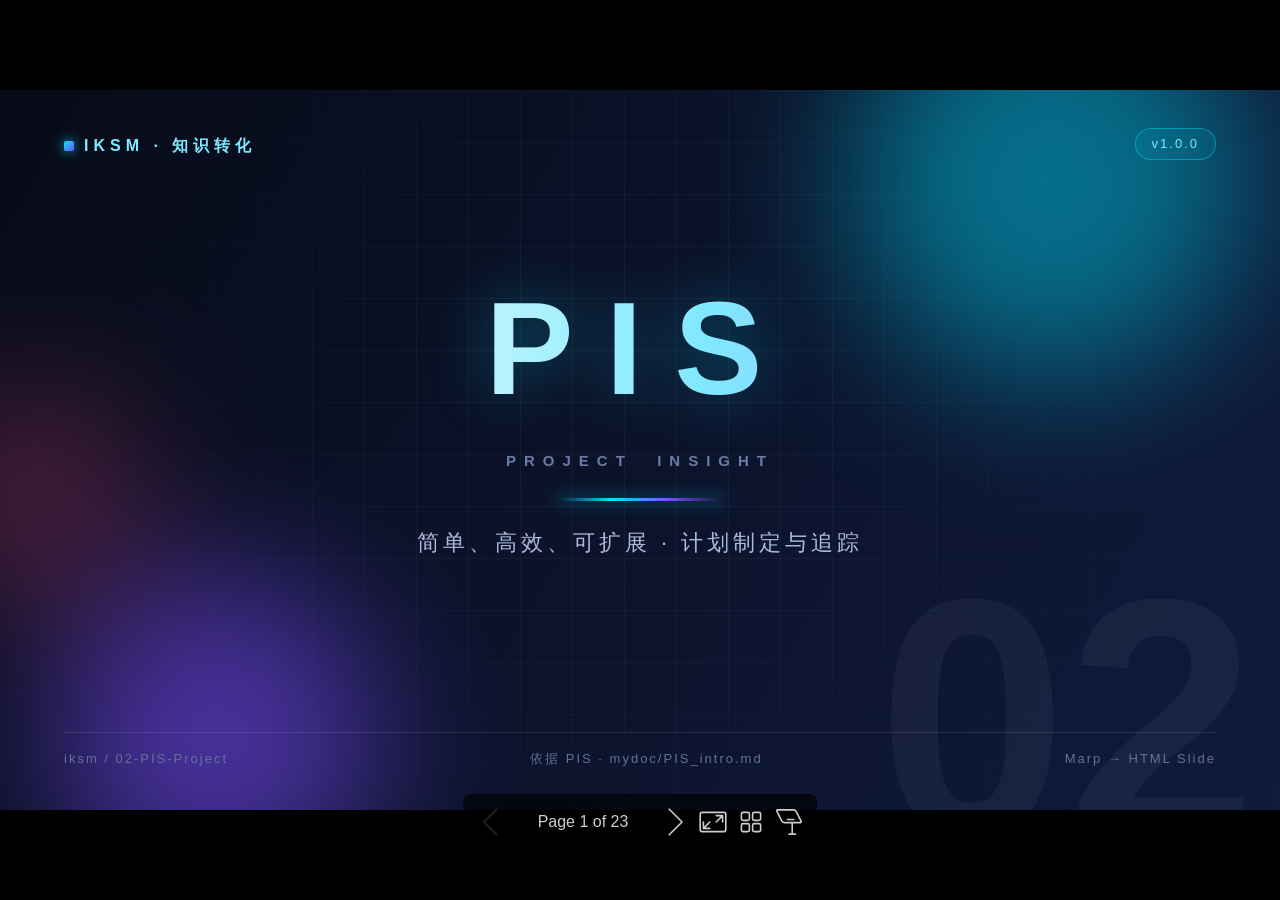
<file: output/002-PIS-Project/v1.0.0/slides.html>
<!DOCTYPE html><html lang="en-US"><head><meta charset="UTF-8"><meta name="viewport" content="width=device-width,height=device-height,initial-scale=1.0"><meta name="apple-mobile-web-app-capable" content="yes"><meta http-equiv="X-UA-Compatible" content="ie=edge"><meta property="og:type" content="website"><meta name="twitter:card" content="summary"><style>@media screen{body[data-bespoke-view=""] .bespoke-marp-parent>.bespoke-marp-osc>button,body[data-bespoke-view=next] .bespoke-marp-parent>.bespoke-marp-osc>button,body[data-bespoke-view=overview] button.bespoke-marp-overview-close,body[data-bespoke-view=presenter] .bespoke-marp-presenter-container .bespoke-marp-presenter-info-container .bespoke-marp-presenter-info-page-area .bespoke-marp-presenter-info-page,body[data-bespoke-view=presenter] .bespoke-marp-presenter-container .bespoke-marp-presenter-info-container button,body[data-bespoke-view=presenter] .bespoke-marp-presenter-container .bespoke-marp-presenter-note-container button{appearance:none;background-color:initial;border:0;color:inherit;cursor:pointer;font-size:inherit;opacity:.8;outline:none;padding:0;transition:opacity .2s linear;-webkit-tap-highlight-color:transparent}body[data-bespoke-view=""] .bespoke-marp-parent>.bespoke-marp-osc>button:disabled,body[data-bespoke-view=next] .bespoke-marp-parent>.bespoke-marp-osc>button:disabled,body[data-bespoke-view=overview] button.bespoke-marp-overview-close:disabled,body[data-bespoke-view=presenter] .bespoke-marp-presenter-container .bespoke-marp-presenter-info-container .bespoke-marp-presenter-info-page-area .bespoke-marp-presenter-info-page:disabled,body[data-bespoke-view=presenter] .bespoke-marp-presenter-container .bespoke-marp-presenter-info-container button:disabled,body[data-bespoke-view=presenter] .bespoke-marp-presenter-container .bespoke-marp-presenter-note-container button:disabled{cursor:not-allowed;opacity:.15!important}body[data-bespoke-view=""] .bespoke-marp-parent>.bespoke-marp-osc>button:hover,body[data-bespoke-view=next] .bespoke-marp-parent>.bespoke-marp-osc>button:hover,body[data-bespoke-view=overview] button.bespoke-marp-overview-close:hover,body[data-bespoke-view=presenter] .bespoke-marp-presenter-container .bespoke-marp-presenter-info-container .bespoke-marp-presenter-info-page-area .bespoke-marp-presenter-info-page:hover,body[data-bespoke-view=presenter] .bespoke-marp-presenter-container .bespoke-marp-presenter-info-container button:hover,body[data-bespoke-view=presenter] .bespoke-marp-presenter-container .bespoke-marp-presenter-note-container button:hover{opacity:1}body[data-bespoke-view=""] .bespoke-marp-parent>.bespoke-marp-osc>button:hover:active,body[data-bespoke-view=next] .bespoke-marp-parent>.bespoke-marp-osc>button:hover:active,body[data-bespoke-view=overview] button.bespoke-marp-overview-close:hover:active,body[data-bespoke-view=presenter] .bespoke-marp-presenter-container .bespoke-marp-presenter-info-container .bespoke-marp-presenter-info-page-area .bespoke-marp-presenter-info-page:hover:active,body[data-bespoke-view=presenter] .bespoke-marp-presenter-container .bespoke-marp-presenter-info-container button:hover:active,body[data-bespoke-view=presenter] .bespoke-marp-presenter-container .bespoke-marp-presenter-note-container button:hover:active{opacity:.6}body[data-bespoke-view=""] .bespoke-marp-parent>.bespoke-marp-osc>button:hover:not(:disabled),body[data-bespoke-view=next] .bespoke-marp-parent>.bespoke-marp-osc>button:hover:not(:disabled),body[data-bespoke-view=overview] button.bespoke-marp-overview-close:hover:not(:disabled),body[data-bespoke-view=presenter] .bespoke-marp-presenter-container .bespoke-marp-presenter-info-container .bespoke-marp-presenter-info-page-area .bespoke-marp-presenter-info-page:hover:not(:disabled),body[data-bespoke-view=presenter] .bespoke-marp-presenter-container .bespoke-marp-presenter-info-container button:hover:not(:disabled),body[data-bespoke-view=presenter] .bespoke-marp-presenter-container .bespoke-marp-presenter-note-container button:hover:not(:disabled){transition:none}body[data-bespoke-view=""] .bespoke-marp-parent>.bespoke-marp-osc>button[data-bespoke-marp-osc=prev],body[data-bespoke-view=next] .bespoke-marp-parent>.bespoke-marp-osc>button[data-bespoke-marp-osc=prev],body[data-bespoke-view=presenter] .bespoke-marp-presenter-container .bespoke-marp-presenter-info-container button.bespoke-marp-presenter-info-page-prev{background:#0000 url("[data-uri]") no-repeat 50%;background-size:contain;overflow:hidden;text-indent:100%;white-space:nowrap}body[data-bespoke-view=""] .bespoke-marp-parent>.bespoke-marp-osc>button[data-bespoke-marp-osc=next],body[data-bespoke-view=next] .bespoke-marp-parent>.bespoke-marp-osc>button[data-bespoke-marp-osc=next],body[data-bespoke-view=presenter] .bespoke-marp-presenter-container .bespoke-marp-presenter-info-container button.bespoke-marp-presenter-info-page-next{background:#0000 url("[data-uri]") no-repeat 50%;background-size:contain;overflow:hidden;text-indent:100%;white-space:nowrap}:is(body[data-bespoke-view=""],body[data-bespoke-view=next]) .bespoke-marp-parent>.bespoke-marp-osc>button[data-bespoke-marp-osc=fullscreen]{background:#0000 url("[data-uri]") no-repeat 50%;background-size:contain;overflow:hidden;text-indent:100%;white-space:nowrap}:is(body[data-bespoke-view=""],body[data-bespoke-view=next]) .bespoke-marp-parent>.bespoke-marp-osc>button.exit[data-bespoke-marp-osc=fullscreen]{background-image:url("[data-uri]")}:is(body[data-bespoke-view=""],body[data-bespoke-view=next]) .bespoke-marp-parent>.bespoke-marp-osc>button[data-bespoke-marp-osc=presenter]{background:#0000 url("[data-uri]") no-repeat 50%;background-size:contain;overflow:hidden;text-indent:100%;white-space:nowrap}body[data-bespoke-view=overview] button.bespoke-marp-overview-close,body[data-bespoke-view=presenter] .bespoke-marp-presenter-container .bespoke-marp-presenter-note-container button.bespoke-marp-presenter-note-bigger{background:#0000 url("[data-uri]") no-repeat 50%;background-size:contain;overflow:hidden;text-indent:100%;white-space:nowrap}body[data-bespoke-view=presenter] .bespoke-marp-presenter-container .bespoke-marp-presenter-note-container button.bespoke-marp-presenter-note-smaller{background:#0000 url("[data-uri]") no-repeat 50%;background-size:contain;overflow:hidden;text-indent:100%;white-space:nowrap}:is(body[data-bespoke-view=""],body[data-bespoke-view=next]) .bespoke-marp-parent>.bespoke-marp-osc>button[data-bespoke-marp-osc=overview]{background:#0000 url("[data-uri]") no-repeat 50%;background-size:contain;overflow:hidden;text-indent:100%;white-space:nowrap}}@keyframes __bespoke_marp_transition_reduced_outgoing__{0%{opacity:1}to{opacity:0}}@keyframes __bespoke_marp_transition_reduced_incoming__{0%{mix-blend-mode:plus-lighter;opacity:0}to{mix-blend-mode:plus-lighter;opacity:1}}.bespoke-marp-note,.bespoke-marp-osc,.bespoke-progress-parent{display:none;transition:none}@media screen{::view-transition-group(*){animation-duration:var(--marp-bespoke-transition-animation-duration,.5s);animation-timing-function:ease}::view-transition-new(*),::view-transition-old(*){animation-delay:0s;animation-direction:var(--marp-bespoke-transition-animation-direction,normal);animation-duration:var(--marp-bespoke-transition-animation-duration,.5s);animation-fill-mode:both;animation-name:var(--marp-bespoke-transition-animation-name,var(--marp-bespoke-transition-animation-name-fallback,__bespoke_marp_transition_no_animation__));mix-blend-mode:normal}::view-transition-old(*){--marp-bespoke-transition-animation-name-fallback:__bespoke_marp_transition_reduced_outgoing__;animation-timing-function:ease}::view-transition-new(*){--marp-bespoke-transition-animation-name-fallback:__bespoke_marp_transition_reduced_incoming__;animation-timing-function:ease}::view-transition-new(root),::view-transition-old(root){animation-timing-function:linear}::view-transition-new(__bespoke_marp_transition_osc__),::view-transition-old(__bespoke_marp_transition_osc__){animation-duration:0s!important;animation-name:__bespoke_marp_transition_osc__!important}::view-transition-new(__bespoke_marp_transition_osc__){opacity:0!important}.bespoke-marp-transition-warming-up::view-transition-group(*),.bespoke-marp-transition-warming-up::view-transition-new(*),.bespoke-marp-transition-warming-up::view-transition-old(*){animation-play-state:paused!important}body,html{height:100%;margin:0}body{background:#000;overflow:hidden}svg.bespoke-marp-slide{content-visibility:hidden;interactivity:inert;opacity:0;pointer-events:none;z-index:-1}svg.bespoke-marp-slide:not(.bespoke-marp-active) *{view-transition-name:none!important}svg.bespoke-marp-slide.bespoke-marp-active{content-visibility:visible;interactivity:auto;opacity:1;pointer-events:auto;z-index:0}svg.bespoke-marp-slide.bespoke-marp-active.bespoke-marp-active-ready *{animation-name:__bespoke_marp__!important}@supports not (content-visibility:hidden){svg.bespoke-marp-slide[data-bespoke-marp-load=hideable]{display:none}svg.bespoke-marp-slide[data-bespoke-marp-load=hideable].bespoke-marp-active{display:block}}}@media screen and (prefers-reduced-motion:reduce){svg.bespoke-marp-slide *{view-transition-name:none!important}}@media screen{[data-bespoke-marp-fragment=inactive]{visibility:hidden}:is(body[data-bespoke-view=""],body[data-bespoke-view=next]) .bespoke-marp-parent{inset:0;position:absolute}:is(body[data-bespoke-view=""],body[data-bespoke-view=next]) .bespoke-marp-parent>.bespoke-marp-osc{background:#000000a6;border-radius:7px;bottom:50px;color:#fff;contain:paint;display:block;font-family:Helvetica,Arial,sans-serif;font-size:16px;left:50%;line-height:0;opacity:1;padding:12px;position:absolute;touch-action:manipulation;transform:translateX(-50%);transition:opacity .2s linear;-webkit-user-select:none;user-select:none;view-transition-name:__bespoke_marp_transition_osc__;white-space:nowrap;will-change:transform;z-index:1}:is(body[data-bespoke-view=""],body[data-bespoke-view=next]) .bespoke-marp-parent>.bespoke-marp-osc>:where(*){margin-left:6px}:is(body[data-bespoke-view=""],body[data-bespoke-view=next]) .bespoke-marp-parent>.bespoke-marp-osc>:where(*):where(:first-child){margin-left:0}:is(body[data-bespoke-view=""],body[data-bespoke-view=next]) .bespoke-marp-parent>.bespoke-marp-osc>span{opacity:.8}:is(body[data-bespoke-view=""],body[data-bespoke-view=next]) .bespoke-marp-parent>.bespoke-marp-osc>span[data-bespoke-marp-osc=page]{display:inline-block;min-width:140px;text-align:center}:is(body[data-bespoke-view=""],body[data-bespoke-view=next]) .bespoke-marp-parent>.bespoke-marp-osc>button[data-bespoke-marp-osc=fullscreen],:is(body[data-bespoke-view=""],body[data-bespoke-view=next]) .bespoke-marp-parent>.bespoke-marp-osc>button[data-bespoke-marp-osc=next],:is(body[data-bespoke-view=""],body[data-bespoke-view=next]) .bespoke-marp-parent>.bespoke-marp-osc>button[data-bespoke-marp-osc=overview],:is(body[data-bespoke-view=""],body[data-bespoke-view=next]) .bespoke-marp-parent>.bespoke-marp-osc>button[data-bespoke-marp-osc=presenter],:is(body[data-bespoke-view=""],body[data-bespoke-view=next]) .bespoke-marp-parent>.bespoke-marp-osc>button[data-bespoke-marp-osc=prev]{height:32px;line-height:32px;width:32px}:is(body[data-bespoke-view=""],body[data-bespoke-view=next]) .bespoke-marp-parent.bespoke-marp-inactive{cursor:none}:is(body[data-bespoke-view=""],body[data-bespoke-view=next]) .bespoke-marp-parent.bespoke-marp-inactive>.bespoke-marp-osc{opacity:0;pointer-events:none}:is(body[data-bespoke-view=""],body[data-bespoke-view=next]) svg.bespoke-marp-slide{height:100%;left:0;position:absolute;top:0;width:100%}body[data-bespoke-view=""] .bespoke-progress-parent{background:#222;display:flex;height:5px;width:100%}body[data-bespoke-view=""] .bespoke-progress-parent+:where(.bespoke-marp-parent){top:5px}body[data-bespoke-view=""] .bespoke-progress-parent .bespoke-progress-bar{background:#0288d1;flex:0 0 0;transition:flex-basis .2s cubic-bezier(0,1,1,1)}body[data-bespoke-view=next]{background:#0000}body[data-bespoke-view=presenter]{background:#161616}body[data-bespoke-view=presenter] .bespoke-marp-presenter-container{display:grid;font-family:Helvetica,Arial,sans-serif;grid-template:"current dragbar next" minmax(140px,1fr) "current dragbar note" 2fr "info    dragbar note" 3em;grid-template-columns:minmax(3px,var(--bespoke-marp-presenter-split-ratio,66%)) 0 minmax(3px,1fr);height:100%;left:0;position:absolute;top:0;width:100%}body[data-bespoke-view=presenter] .bespoke-marp-presenter-container :where(.bespoke-marp-parent){grid-area:current;overflow:hidden;position:relative}body[data-bespoke-view=presenter] .bespoke-marp-presenter-container :where(.bespoke-marp-parent) :where(svg.bespoke-marp-slide){height:calc(100% - 40px);left:20px;pointer-events:none;position:absolute;top:20px;-webkit-user-select:none;user-select:none;width:calc(100% - 40px)}body[data-bespoke-view=presenter] .bespoke-marp-presenter-container :where(.bespoke-marp-parent) :where(svg.bespoke-marp-slide).bespoke-marp-active{filter:drop-shadow(0 3px 10px rgba(0,0,0,.5))}body[data-bespoke-view=presenter] .bespoke-marp-presenter-container .bespoke-marp-presenter-dragbar-container{background:#0288d1;cursor:col-resize;grid-area:dragbar;margin-left:-3px;opacity:0;position:relative;transition:opacity .4s linear .1s;width:6px;z-index:10}body[data-bespoke-view=presenter] .bespoke-marp-presenter-container .bespoke-marp-presenter-dragbar-container:hover{opacity:1}body[data-bespoke-view=presenter] .bespoke-marp-presenter-container .bespoke-marp-presenter-dragbar-container.active{opacity:1;transition-delay:0s}body[data-bespoke-view=presenter] .bespoke-marp-presenter-container .bespoke-marp-presenter-next-container{background:#222;cursor:pointer;display:none;grid-area:next;overflow:hidden;position:relative}body[data-bespoke-view=presenter] .bespoke-marp-presenter-container .bespoke-marp-presenter-next-container.active{display:block}body[data-bespoke-view=presenter] .bespoke-marp-presenter-container .bespoke-marp-presenter-next-container iframe.bespoke-marp-presenter-next{background:#0000;border:0;display:block;filter:drop-shadow(0 3px 10px rgba(0,0,0,.5));height:calc(100% - 40px);left:20px;pointer-events:none;position:absolute;interactivity:inert;top:20px;-webkit-user-select:none;user-select:none;width:calc(100% - 40px)}body[data-bespoke-view=presenter] .bespoke-marp-presenter-container .bespoke-marp-presenter-note-container{background:#222;color:#eee;grid-area:note;position:relative;z-index:1}body[data-bespoke-view=presenter] .bespoke-marp-presenter-container .bespoke-marp-presenter-note-container button{height:1.5em;line-height:1.5em;width:1.5em}body[data-bespoke-view=presenter] .bespoke-marp-presenter-container .bespoke-marp-presenter-note-container .bespoke-marp-presenter-note-wrapper{display:block;inset:0;position:absolute}body[data-bespoke-view=presenter] .bespoke-marp-presenter-container .bespoke-marp-presenter-note-container .bespoke-marp-presenter-note-buttons{background:#000000a6;border-radius:4px;bottom:0;display:flex;gap:4px;margin:12px;opacity:0;padding:6px;pointer-events:none;position:absolute;right:0;transition:opacity .2s linear}body[data-bespoke-view=presenter] .bespoke-marp-presenter-container .bespoke-marp-presenter-note-container .bespoke-marp-presenter-note-buttons:focus-within,body[data-bespoke-view=presenter] .bespoke-marp-presenter-container .bespoke-marp-presenter-note-container .bespoke-marp-presenter-note-wrapper:focus-within+.bespoke-marp-presenter-note-buttons,body[data-bespoke-view=presenter] .bespoke-marp-presenter-container .bespoke-marp-presenter-note-container:hover .bespoke-marp-presenter-note-buttons{opacity:1;pointer-events:auto}body[data-bespoke-view=presenter] .bespoke-marp-presenter-container .bespoke-marp-presenter-note-container .bespoke-marp-note{box-sizing:border-box;font-size:calc(1.1em*var(--bespoke-marp-note-font-scale, 1));height:calc(100% - 40px);margin:20px;overflow:auto;padding-right:3px;white-space:pre-wrap;width:calc(100% - 40px);word-wrap:break-word;scrollbar-color:#eeeeee80 #0000;scrollbar-width:thin}body[data-bespoke-view=presenter] .bespoke-marp-presenter-container .bespoke-marp-presenter-note-container .bespoke-marp-note::-webkit-scrollbar{width:6px}body[data-bespoke-view=presenter] .bespoke-marp-presenter-container .bespoke-marp-presenter-note-container .bespoke-marp-note::-webkit-scrollbar-track{background:#0000}body[data-bespoke-view=presenter] .bespoke-marp-presenter-container .bespoke-marp-presenter-note-container .bespoke-marp-note::-webkit-scrollbar-thumb{background:#eeeeee80;border-radius:6px}body[data-bespoke-view=presenter] .bespoke-marp-presenter-container .bespoke-marp-presenter-note-container .bespoke-marp-note:empty{pointer-events:none}body[data-bespoke-view=presenter] .bespoke-marp-presenter-container .bespoke-marp-presenter-note-container .bespoke-marp-note.active{display:block}body[data-bespoke-view=presenter] .bespoke-marp-presenter-container .bespoke-marp-presenter-note-container .bespoke-marp-note p:first-child{margin-top:0}body[data-bespoke-view=presenter] .bespoke-marp-presenter-container .bespoke-marp-presenter-note-container .bespoke-marp-note p:last-child{margin-bottom:0}body[data-bespoke-view=presenter] .bespoke-marp-presenter-container .bespoke-marp-presenter-info-container{align-items:center;box-sizing:border-box;color:#eee;display:flex;flex-wrap:nowrap;grid-area:info;justify-content:center;overflow:hidden;padding:0 10px}body[data-bespoke-view=presenter] .bespoke-marp-presenter-container .bespoke-marp-presenter-info-container :is(.bespoke-marp-presenter-info-page-area,.bespoke-marp-presenter-info-time,.bespoke-marp-presenter-info-timer){box-sizing:border-box;display:block;padding:0 10px;white-space:nowrap;width:100%}body[data-bespoke-view=presenter] .bespoke-marp-presenter-container .bespoke-marp-presenter-info-container button{height:1.5em;line-height:1.5em;width:1.5em}body[data-bespoke-view=presenter] .bespoke-marp-presenter-container .bespoke-marp-presenter-info-container .bespoke-marp-presenter-info-page-area{order:2;text-align:center}body[data-bespoke-view=presenter] .bespoke-marp-presenter-container .bespoke-marp-presenter-info-container .bespoke-marp-presenter-info-page-area .bespoke-marp-presenter-info-page{display:inline-block;min-width:120px;text-align:center}body[data-bespoke-view=presenter] .bespoke-marp-presenter-container .bespoke-marp-presenter-info-container .bespoke-marp-presenter-info-time{color:#999;order:1;text-align:left}body[data-bespoke-view=presenter] .bespoke-marp-presenter-container .bespoke-marp-presenter-info-container .bespoke-marp-presenter-info-timer{color:#999;order:3;text-align:right}body[data-bespoke-view=presenter] .bespoke-marp-presenter-container .bespoke-marp-presenter-info-container .bespoke-marp-presenter-info-timer:hover{cursor:pointer}body[data-bespoke-view=overview]{background:#161616;overflow:auto}body[data-bespoke-view=overview] [data-bespoke-marp-fragment=inactive]{visibility:visible}body[data-bespoke-view=overview] .bespoke-marp-overview-header{backdrop-filter:blur(4px);background:#222222d9;box-shadow:0 3px 10px #00000080;box-sizing:border-box;display:flex;height:48px;inset:0 0 auto;justify-content:flex-end;padding:10px;position:fixed;z-index:1}body[data-bespoke-view=overview] button.bespoke-marp-overview-close{height:28px;line-height:28px;transform:rotate(45deg);width:28px}body[data-bespoke-view=overview] .bespoke-marp-parent{display:grid;gap:40px;grid-template-columns:repeat(auto-fit,minmax(0,240px));justify-content:space-around;padding:30px}body[data-bespoke-view=overview] .bespoke-marp-parent svg.bespoke-marp-slide{--bov-selected:#0000;--bov-focus:#161616;--bov-focus-outline:#0000;background-image:conic-gradient(#161616 0 0),conic-gradient(var(--bov-focus) 0 0),conic-gradient(var(--bov-focus-outline) 0 0),conic-gradient(var(--bov-selected) 0 0);background-position:5px 5px,3px 3px,2px 2px,0 0;background-repeat:no-repeat;background-size:calc(100% - 10px) calc(100% - 10px),calc(100% - 6px) calc(100% - 6px),calc(100% - 4px) calc(100% - 4px),100% 100%;content-visibility:visible;cursor:pointer;filter:drop-shadow(0 3px 10px rgba(0,0,0,.5));margin:-6px;padding:6px;interactivity:auto;opacity:1;outline:0;pointer-events:auto;scroll-margin-block:30px;width:100%;z-index:0}body[data-bespoke-view=overview] .bespoke-marp-parent svg.bespoke-marp-slide *,body[data-bespoke-view=overview] .bespoke-marp-parent svg.bespoke-marp-slide.bespoke-marp-active *{pointer-events:none;interactivity:inert}body[data-bespoke-view=overview] .bespoke-marp-parent :is(svg.bespoke-marp-slide:active,svg.bespoke-marp-slide:focus-visible,svg.bespoke-marp-slide:hover){--bov-focus-outline:#161616}body[data-bespoke-view=overview] .bespoke-marp-parent svg.bespoke-marp-slide:focus-visible,body[data-bespoke-view=overview] .bespoke-marp-parent svg.bespoke-marp-slide:hover{--bov-focus:#999}body[data-bespoke-view=overview] .bespoke-marp-parent svg.bespoke-marp-slide:active{--bov-focus:#eee}body[data-bespoke-view=overview] .bespoke-marp-parent svg.bespoke-marp-slide.bespoke-marp-active{--bov-selected:#0288d1}body[data-bespoke-view=overview]:has(.bespoke-marp-overview-header) .bespoke-marp-parent{padding-top:78px}body[data-bespoke-view=overview]:has(.bespoke-marp-overview-header) .bespoke-marp-parent svg.bespoke-marp-slide{scroll-margin-top:78px}.bespoke-marp-overview{background:#000000a6;inset:0;opacity:0;pointer-events:none;position:fixed;transition:opacity .1s ease;z-index:10}.bespoke-marp-overview iframe{background:#222;border:0;display:block;height:100%;left:0;position:absolute;top:0;width:100%}.bespoke-marp-overview[data-open="1"]{opacity:1;pointer-events:auto}}@media print{.bespoke-marp-overview,.bespoke-marp-presenter-info-container,.bespoke-marp-presenter-next-container,.bespoke-marp-presenter-note-container{display:none}}</style><style>div#\:\$p > svg > foreignObject > section{width:1280px;height:720px;box-sizing:border-box;overflow:hidden;position:relative;scroll-snap-align:center center;-webkit-text-size-adjust:100%;text-size-adjust:100%}div#\:\$p > svg > foreignObject > section::after{bottom:0;content:attr(data-marpit-pagination);padding:inherit;pointer-events:none;position:absolute;right:0}div#\:\$p > svg > foreignObject > section:not([data-marpit-pagination])::after{display:none}div#\:\$p > svg > foreignObject > section :where(:is(h1, marp-h1)){font-size:2em;margin-block:0.67em}div#\:\$p > svg > foreignObject > section section:where(:is(h1, marp-h1)){--marpit-root-font-size: 2em}div#\:\$p > svg > foreignObject > section video::-webkit-media-controls{will-change:transform}@page {size:1280px 720px;margin:0}@media print{html, body{background-color:#fff;margin:0;page-break-inside:avoid;break-inside:avoid-page}div#\:\$p > svg > foreignObject > section{page-break-before:always;break-before:page}div#\:\$p > svg > foreignObject > section, div#\:\$p > svg > foreignObject > section *{-webkit-print-color-adjust:exact!important;animation-delay:0s!important;animation-duration:0s!important;color-adjust:exact!important;print-color-adjust:exact!important;transition:none!important}div#\:\$p > svg[data-marpit-svg]{display:block;height:100vh;width:100vw}}div#\:\$p > svg > foreignObject > :where(section){container-type:size}div#\:\$p > svg > foreignObject > section img[data-marp-twemoji]{background:transparent;height:1em;margin:0 .05em 0 .1em;vertical-align:-.1em;width:1em}div#\:\$p > svg > foreignObject > section{--fgColor-danger:light-dark(#d1242f, #f85149);--bgColor-attention-muted:light-dark(#fff8c5, #bb800926);--bgColor-muted:light-dark(#f6f8fa, #151b23);--bgColor-neutral-muted:light-dark(#818b981f, #656c7633);--borderColor-accent-emphasis:light-dark(#0969da, #1f6feb);--borderColor-attention-emphasis:light-dark(#9a6700, #9e6a03);--borderColor-danger-emphasis:light-dark(#cf222e, #da3633);--borderColor-default:light-dark(#d1d9e0, #3d444d);--borderColor-done-emphasis:light-dark(#8250df, #8957e5);--borderColor-success-emphasis:light-dark(#1a7f37, #238636);--color-prettylights-syntax-brackethighlighter-angle:light-dark(#59636e, #9198a1);--color-prettylights-syntax-brackethighlighter-unmatched:light-dark(#82071e, #f85149);--color-prettylights-syntax-carriage-return-bg:light-dark(#cf222e, #b62324);--color-prettylights-syntax-carriage-return-text:light-dark(#f6f8fa, #f0f6fc);--color-prettylights-syntax-comment:light-dark(#59636e, #9198a1);--color-prettylights-syntax-constant:light-dark(#0550ae, #79c0ff);--color-prettylights-syntax-constant-other-reference-link:light-dark(#0a3069, #a5d6ff);--color-prettylights-syntax-entity:light-dark(#6639ba, #d2a8ff);--color-prettylights-syntax-entity-tag:light-dark(#0550ae, #7ee787);--color-prettylights-syntax-invalid-illegal-text:light-dark(var(--fgColor-danger), var(--fgColor-danger));--color-prettylights-syntax-keyword:light-dark(#cf222e, #ff7b72);--color-prettylights-syntax-markup-changed-bg:light-dark(#ffd8b5, #5a1e02);--color-prettylights-syntax-markup-changed-text:light-dark(#953800, #ffdfb6);--color-prettylights-syntax-markup-deleted-bg:light-dark(#ffebe9, #67060c);--color-prettylights-syntax-markup-deleted-text:light-dark(#82071e, #ffdcd7);--color-prettylights-syntax-markup-heading:light-dark(#0550ae, #1f6feb);--color-prettylights-syntax-markup-ignored-bg:light-dark(#0550ae, #1158c7);--color-prettylights-syntax-markup-ignored-text:light-dark(#d1d9e0, #f0f6fc);--color-prettylights-syntax-markup-inserted-bg:light-dark(#dafbe1, #033a16);--color-prettylights-syntax-markup-inserted-text:light-dark(#116329, #aff5b4);--color-prettylights-syntax-markup-list:light-dark(#3b2300, #f2cc60);--color-prettylights-syntax-meta-diff-range:light-dark(#8250df, #d2a8ff);--color-prettylights-syntax-string:light-dark(#0a3069, #a5d6ff);--color-prettylights-syntax-string-regexp:light-dark(#116329, #7ee787);--color-prettylights-syntax-sublimelinter-gutter-mark:light-dark(#818b98, #3d444d);--color-prettylights-syntax-variable:light-dark(#953800, #ffa657);--fgColor-accent:light-dark(#0969da, #4493f8);--fgColor-attention:light-dark(#9a6700, #d29922);--fgColor-done:light-dark(#8250df, #ab7df8);--fgColor-muted:light-dark(#59636e, #9198a1);--fgColor-success:light-dark(#1a7f37, #3fb950);--bgColor-default:light-dark(#fff, #0d1117);--borderColor-muted:light-dark(#d1d9e0b3, #3d444db3);--color-prettylights-syntax-invalid-illegal-bg:light-dark(var(--bgColor-danger-muted), var(--bgColor-danger-muted));--color-prettylights-syntax-markup-bold:light-dark(#1f2328, #f0f6fc);--color-prettylights-syntax-markup-italic:light-dark(#1f2328, #f0f6fc);--color-prettylights-syntax-storage-modifier-import:light-dark(#1f2328, #f0f6fc);--fgColor-default:light-dark(#1f2328, #f0f6fc);--focus-outlineColor:light-dark(var(--borderColor-accent-emphasis), var(--borderColor-accent-emphasis));--borderColor-neutral-muted:light-dark(var(--borderColor-muted), var(--borderColor-muted));--base-size-16:calc(var(--marpit-root-font-size, 1rem) * 1);--base-size-24:calc(var(--marpit-root-font-size, 1rem) * 1.5);--base-size-4:calc(var(--marpit-root-font-size, 1rem) * 0.25);--base-size-40:calc(var(--marpit-root-font-size, 1rem) * 2.5);--base-size-8:calc(var(--marpit-root-font-size, 1rem) * 0.5);--base-text-weight-medium:500;--base-text-weight-normal:400;--base-text-weight-semibold:600;--fontStack-monospace:ui-monospace, SFMono-Regular, SF Mono, Menlo, Consolas, Liberation Mono, monospace;--fontStack-sansSerif:-apple-system, BlinkMacSystemFont, "Segoe UI", "Noto Sans", Helvetica, Arial, sans-serif, "Apple Color Emoji", "Segoe UI Emoji";}/*!
 * Marp default theme.
 *
 * @theme default
 * @author Yuki Hattori
 *
 * @auto-scaling true
 * @size 16:9 1280px 720px
 * @size 4:3 960px 720px
 */div#\:\$p > svg > foreignObject > section [data-theme=light],div#\:\$p > svg > foreignObject > section{color-scheme:light}div#\:\$p > svg > foreignObject > section [data-theme=dark],div#\:\$p > svg > foreignObject > section:where(.invert){color-scheme:dark}div#\:\$p > svg > foreignObject > section{-ms-text-size-adjust:100%;-webkit-text-size-adjust:100%;margin:0;font-weight:var(--base-text-weight-normal, 400);color:var(--fgColor-default);background-color:var(--bgColor-default);font-family:var(--fontStack-sansSerif, -apple-system, BlinkMacSystemFont, "Segoe UI", "Noto Sans", Helvetica, Arial, sans-serif, "Apple Color Emoji", "Segoe UI Emoji");font-size:16px;line-height:1.5;word-wrap:break-word}div#\:\$p > svg > foreignObject > section{--marpit-root-font-size:16px}div#\:\$p > svg > foreignObject > section a{text-decoration:underline;text-underline-offset:calc(var(--marpit-root-font-size, 1rem) * .2)}div#\:\$p > svg > foreignObject > section :is(h1, marp-h1):hover .anchor .octicon-link:before,div#\:\$p > svg > foreignObject > section :is(h2, marp-h2):hover .anchor .octicon-link:before,div#\:\$p > svg > foreignObject > section :is(h3, marp-h3):hover .anchor .octicon-link:before,div#\:\$p > svg > foreignObject > section :is(h4, marp-h4):hover .anchor .octicon-link:before,div#\:\$p > svg > foreignObject > section :is(h5, marp-h5):hover .anchor .octicon-link:before,div#\:\$p > svg > foreignObject > section :is(h6, marp-h6):hover .anchor .octicon-link:before{width:16px;height:16px;content:" ";display:inline-block;background-color:currentColor;-webkit-mask-image:url('data:image/svg+xml;charset=utf-8,<svg xmlns="http://www.w3.org/2000/svg" aria-hidden="true" viewBox="0 0 16 16"><path fill-rule="evenodd" d="M7.775 3.275a.75.75 0 0 0 1.06 1.06l1.25-1.25a2 2 0 1 1 2.83 2.83l-2.5 2.5a2 2 0 0 1-2.83 0 .75.75 0 0 0-1.06 1.06 3.5 3.5 0 0 0 4.95 0l2.5-2.5a3.5 3.5 0 0 0-4.95-4.95zm-4.69 9.64a2 2 0 0 1 0-2.83l2.5-2.5a2 2 0 0 1 2.83 0 .75.75 0 0 0 1.06-1.06 3.5 3.5 0 0 0-4.95 0l-2.5 2.5a3.5 3.5 0 0 0 4.95 4.95l1.25-1.25a.75.75 0 0 0-1.06-1.06l-1.25 1.25a2 2 0 0 1-2.83 0"/></svg>');mask-image:url('data:image/svg+xml;charset=utf-8,<svg xmlns="http://www.w3.org/2000/svg" aria-hidden="true" viewBox="0 0 16 16"><path fill-rule="evenodd" d="M7.775 3.275a.75.75 0 0 0 1.06 1.06l1.25-1.25a2 2 0 1 1 2.83 2.83l-2.5 2.5a2 2 0 0 1-2.83 0 .75.75 0 0 0-1.06 1.06 3.5 3.5 0 0 0 4.95 0l2.5-2.5a3.5 3.5 0 0 0-4.95-4.95zm-4.69 9.64a2 2 0 0 1 0-2.83l2.5-2.5a2 2 0 0 1 2.83 0 .75.75 0 0 0 1.06-1.06 3.5 3.5 0 0 0-4.95 0l-2.5 2.5a3.5 3.5 0 0 0 4.95 4.95l1.25-1.25a.75.75 0 0 0-1.06-1.06l-1.25 1.25a2 2 0 0 1-2.83 0"/></svg>')}div#\:\$p > svg > foreignObject > section details,div#\:\$p > svg > foreignObject > section figcaption,div#\:\$p > svg > foreignObject > section figure{display:block}div#\:\$p > svg > foreignObject > section summary{display:list-item}div#\:\$p > svg > foreignObject > section [hidden]{display:none!important}div#\:\$p > svg > foreignObject > section a{background-color:transparent;color:var(--fgColor-accent);text-decoration:none}div#\:\$p > svg > foreignObject > section abbr[title]{border-bottom:none;-webkit-text-decoration:underline dotted;text-decoration:underline dotted}div#\:\$p > svg > foreignObject > section b,div#\:\$p > svg > foreignObject > section strong{font-weight:var(--base-text-weight-semibold, 600)}div#\:\$p > svg > foreignObject > section dfn{font-style:italic}div#\:\$p > svg > foreignObject > section :is(h1, marp-h1){margin:.67em 0;font-weight:var(--base-text-weight-semibold, 600);padding-bottom:.3em;font-size:2em;border-bottom:1px solid var(--borderColor-muted)}div#\:\$p > svg > foreignObject > section mark{background-color:var(--bgColor-attention-muted);color:var(--fgColor-default)}div#\:\$p > svg > foreignObject > section small{font-size:90%}div#\:\$p > svg > foreignObject > section sub,div#\:\$p > svg > foreignObject > section sup{font-size:75%;line-height:0;position:relative;vertical-align:baseline}div#\:\$p > svg > foreignObject > section sub{bottom:-.25em}div#\:\$p > svg > foreignObject > section sup{top:-.5em}div#\:\$p > svg > foreignObject > section img{border-style:none;max-width:100%;box-sizing:content-box}div#\:\$p > svg > foreignObject > section code,div#\:\$p > svg > foreignObject > section kbd,div#\:\$p > svg > foreignObject > section :is(pre, marp-pre),div#\:\$p > svg > foreignObject > section samp{font-family:monospace;font-size:1em}div#\:\$p > svg > foreignObject > section figure{margin:1em var(--base-size-40)}div#\:\$p > svg > foreignObject > section hr{box-sizing:content-box;overflow:hidden;background:transparent;height:.25em;padding:0;margin:var(--base-size-24) 0;background-color:var(--borderColor-default);border:0}div#\:\$p > svg > foreignObject > section input{font:inherit;margin:0;overflow:visible;font-family:inherit;font-size:inherit;line-height:inherit}div#\:\$p > svg > foreignObject > section [type=button],div#\:\$p > svg > foreignObject > section [type=reset],div#\:\$p > svg > foreignObject > section [type=submit]{-webkit-appearance:button;-moz-appearance:button;appearance:button}div#\:\$p > svg > foreignObject > section [type=checkbox],div#\:\$p > svg > foreignObject > section [type=radio]{box-sizing:border-box;padding:0}div#\:\$p > svg > foreignObject > section [type=number]::-webkit-inner-spin-button,div#\:\$p > svg > foreignObject > section [type=number]::-webkit-outer-spin-button{height:auto}div#\:\$p > svg > foreignObject > section [type=search]::-webkit-search-cancel-button,div#\:\$p > svg > foreignObject > section [type=search]::-webkit-search-decoration{-webkit-appearance:none;appearance:none}div#\:\$p > svg > foreignObject > section ::-webkit-input-placeholder{color:inherit;opacity:.54}div#\:\$p > svg > foreignObject > section ::-webkit-file-upload-button{-webkit-appearance:button;appearance:button;font:inherit}div#\:\$p > svg > foreignObject > section a:hover{text-decoration:underline}div#\:\$p > svg > foreignObject > section ::-moz-placeholder{color:var(--fgColor-muted);opacity:1}div#\:\$p > svg > foreignObject > section ::placeholder{color:var(--fgColor-muted);opacity:1}div#\:\$p > svg > foreignObject > section hr:after,div#\:\$p > svg > foreignObject > section hr:before{display:table;content:""}div#\:\$p > svg > foreignObject > section hr:after{clear:both}div#\:\$p > svg > foreignObject > section table{border-spacing:0;border-collapse:collapse;display:block;width:-moz-max-content;width:max-content;max-width:100%;overflow:auto;font-variant:tabular-nums}div#\:\$p > svg > foreignObject > section td,div#\:\$p > svg > foreignObject > section th{padding:0}div#\:\$p > svg > foreignObject > section details summary{cursor:pointer}div#\:\$p > svg > foreignObject > section [role=button]:focus,div#\:\$p > svg > foreignObject > section a:focus,div#\:\$p > svg > foreignObject > section input[type=checkbox]:focus,div#\:\$p > svg > foreignObject > section input[type=radio]:focus{outline:2px solid var(--focus-outlineColor);outline-offset:-2px;box-shadow:none}div#\:\$p > svg > foreignObject > section [role=button]:focus:not(:focus-visible),div#\:\$p > svg > foreignObject > section a:focus:not(:focus-visible),div#\:\$p > svg > foreignObject > section input[type=checkbox]:focus:not(:focus-visible),div#\:\$p > svg > foreignObject > section input[type=radio]:focus:not(:focus-visible){outline:1px solid transparent}div#\:\$p > svg > foreignObject > section [role=button]:focus-visible,div#\:\$p > svg > foreignObject > section a:focus-visible,div#\:\$p > svg > foreignObject > section input[type=checkbox]:focus-visible,div#\:\$p > svg > foreignObject > section input[type=radio]:focus-visible{outline:2px solid var(--focus-outlineColor);outline-offset:-2px;box-shadow:none}div#\:\$p > svg > foreignObject > section a:not([class]):focus,div#\:\$p > svg > foreignObject > section a:not([class]):focus-visible,div#\:\$p > svg > foreignObject > section input[type=checkbox]:focus,div#\:\$p > svg > foreignObject > section input[type=checkbox]:focus-visible,div#\:\$p > svg > foreignObject > section input[type=radio]:focus,div#\:\$p > svg > foreignObject > section input[type=radio]:focus-visible{outline-offset:0}div#\:\$p > svg > foreignObject > section kbd{display:inline-block;padding:var(--base-size-4);font:11px var(--fontStack-monospace, ui-monospace, SFMono-Regular, SF Mono, Menlo, Consolas, Liberation Mono, monospace);line-height:10px;color:var(--fgColor-default);vertical-align:middle;background-color:var(--bgColor-muted);border-bottom-color:var(--borderColor-neutral-muted);border:1px solid var(--borderColor-neutral-muted);border-radius:6px;box-shadow:inset 0 -1px 0 var(--borderColor-neutral-muted)}div#\:\$p > svg > foreignObject > section :is(h1, marp-h1),div#\:\$p > svg > foreignObject > section :is(h2, marp-h2),div#\:\$p > svg > foreignObject > section :is(h3, marp-h3),div#\:\$p > svg > foreignObject > section :is(h4, marp-h4),div#\:\$p > svg > foreignObject > section :is(h5, marp-h5),div#\:\$p > svg > foreignObject > section :is(h6, marp-h6){margin-top:var(--base-size-24);margin-bottom:var(--base-size-16);font-weight:var(--base-text-weight-semibold, 600);line-height:1.25}div#\:\$p > svg > foreignObject > section :is(h2, marp-h2){padding-bottom:.3em;font-size:1.5em;border-bottom:1px solid var(--borderColor-muted)}div#\:\$p > svg > foreignObject > section :is(h2, marp-h2),div#\:\$p > svg > foreignObject > section :is(h3, marp-h3){font-weight:var(--base-text-weight-semibold, 600)}div#\:\$p > svg > foreignObject > section :is(h3, marp-h3){font-size:1.25em}div#\:\$p > svg > foreignObject > section :is(h4, marp-h4){font-size:1em}div#\:\$p > svg > foreignObject > section :is(h4, marp-h4),div#\:\$p > svg > foreignObject > section :is(h5, marp-h5){font-weight:var(--base-text-weight-semibold, 600)}div#\:\$p > svg > foreignObject > section :is(h5, marp-h5){font-size:.875em}div#\:\$p > svg > foreignObject > section :is(h6, marp-h6){font-weight:var(--base-text-weight-semibold, 600);font-size:.85em;color:var(--fgColor-muted)}div#\:\$p > svg > foreignObject > section p{margin-top:0;margin-bottom:10px}div#\:\$p > svg > foreignObject > section blockquote{margin:0;padding:0 1em;color:var(--fgColor-muted);border-left:.25em solid var(--borderColor-default)}div#\:\$p > svg > foreignObject > section ol,div#\:\$p > svg > foreignObject > section ul{margin-top:0;margin-bottom:0;padding-left:2em}div#\:\$p > svg > foreignObject > section ol ol,div#\:\$p > svg > foreignObject > section ul ol{list-style-type:lower-roman}div#\:\$p > svg > foreignObject > section ol ol ol,div#\:\$p > svg > foreignObject > section ol ul ol,div#\:\$p > svg > foreignObject > section ul ol ol,div#\:\$p > svg > foreignObject > section ul ul ol{list-style-type:lower-alpha}div#\:\$p > svg > foreignObject > section dd{margin-left:0}div#\:\$p > svg > foreignObject > section code,div#\:\$p > svg > foreignObject > section :is(pre, marp-pre),div#\:\$p > svg > foreignObject > section samp,div#\:\$p > svg > foreignObject > section tt{font-family:var(--fontStack-monospace, ui-monospace, SFMono-Regular, SF Mono, Menlo, Consolas, Liberation Mono, monospace);font-size:12px}div#\:\$p > svg > foreignObject > section :is(pre, marp-pre){margin-top:0;margin-bottom:0;word-wrap:normal}div#\:\$p > svg > foreignObject > section .octicon{display:inline-block;overflow:visible!important;vertical-align:text-bottom;fill:currentColor}div#\:\$p > svg > foreignObject > section input::-webkit-inner-spin-button,div#\:\$p > svg > foreignObject > section input::-webkit-outer-spin-button{margin:0;-webkit-appearance:none;appearance:none}div#\:\$p > svg > foreignObject > section .mr-2{margin-right:var(--base-size-8, 8px)!important}div#\:\$p > svg > foreignObject > section:after,div#\:\$p > svg > foreignObject > section:before{display:table}div#\:\$p > svg > foreignObject > section:after{clear:both}div#\:\$p > svg > foreignObject > section>:first-child{margin-top:0!important}div#\:\$p > svg > foreignObject > section>:last-child{margin-bottom:0!important}div#\:\$p > svg > foreignObject > section a:not([href]){color:inherit;text-decoration:none}div#\:\$p > svg > foreignObject > section .absent{color:var(--fgColor-danger)}div#\:\$p > svg > foreignObject > section .anchor{float:left;padding-right:var(--base-size-4);margin-left:-20px;line-height:1}div#\:\$p > svg > foreignObject > section .anchor:focus{outline:none}div#\:\$p > svg > foreignObject > section blockquote,div#\:\$p > svg > foreignObject > section details,div#\:\$p > svg > foreignObject > section dl,div#\:\$p > svg > foreignObject > section ol,div#\:\$p > svg > foreignObject > section p,div#\:\$p > svg > foreignObject > section :is(pre, marp-pre),div#\:\$p > svg > foreignObject > section table,div#\:\$p > svg > foreignObject > section ul{margin-top:0;margin-bottom:var(--base-size-16)}div#\:\$p > svg > foreignObject > section blockquote>:first-child{margin-top:0}div#\:\$p > svg > foreignObject > section blockquote>:last-child{margin-bottom:0}div#\:\$p > svg > foreignObject > section :is(h1, marp-h1) .octicon-link,div#\:\$p > svg > foreignObject > section :is(h2, marp-h2) .octicon-link,div#\:\$p > svg > foreignObject > section :is(h3, marp-h3) .octicon-link,div#\:\$p > svg > foreignObject > section :is(h4, marp-h4) .octicon-link,div#\:\$p > svg > foreignObject > section :is(h5, marp-h5) .octicon-link,div#\:\$p > svg > foreignObject > section :is(h6, marp-h6) .octicon-link{color:var(--fgColor-default);vertical-align:middle;visibility:hidden}div#\:\$p > svg > foreignObject > section :is(h1, marp-h1):hover .anchor,div#\:\$p > svg > foreignObject > section :is(h2, marp-h2):hover .anchor,div#\:\$p > svg > foreignObject > section :is(h3, marp-h3):hover .anchor,div#\:\$p > svg > foreignObject > section :is(h4, marp-h4):hover .anchor,div#\:\$p > svg > foreignObject > section :is(h5, marp-h5):hover .anchor,div#\:\$p > svg > foreignObject > section :is(h6, marp-h6):hover .anchor{text-decoration:none}div#\:\$p > svg > foreignObject > section :is(h1, marp-h1):hover .anchor .octicon-link,div#\:\$p > svg > foreignObject > section :is(h2, marp-h2):hover .anchor .octicon-link,div#\:\$p > svg > foreignObject > section :is(h3, marp-h3):hover .anchor .octicon-link,div#\:\$p > svg > foreignObject > section :is(h4, marp-h4):hover .anchor .octicon-link,div#\:\$p > svg > foreignObject > section :is(h5, marp-h5):hover .anchor .octicon-link,div#\:\$p > svg > foreignObject > section :is(h6, marp-h6):hover .anchor .octicon-link{visibility:visible}div#\:\$p > svg > foreignObject > section :is(h1, marp-h1) code,div#\:\$p > svg > foreignObject > section :is(h1, marp-h1) tt,div#\:\$p > svg > foreignObject > section :is(h2, marp-h2) code,div#\:\$p > svg > foreignObject > section :is(h2, marp-h2) tt,div#\:\$p > svg > foreignObject > section :is(h3, marp-h3) code,div#\:\$p > svg > foreignObject > section :is(h3, marp-h3) tt,div#\:\$p > svg > foreignObject > section :is(h4, marp-h4) code,div#\:\$p > svg > foreignObject > section :is(h4, marp-h4) tt,div#\:\$p > svg > foreignObject > section :is(h5, marp-h5) code,div#\:\$p > svg > foreignObject > section :is(h5, marp-h5) tt,div#\:\$p > svg > foreignObject > section :is(h6, marp-h6) code,div#\:\$p > svg > foreignObject > section :is(h6, marp-h6) tt{padding:0 .2em;font-size:inherit}div#\:\$p > svg > foreignObject > section summary :is(h1, marp-h1),div#\:\$p > svg > foreignObject > section summary :is(h2, marp-h2),div#\:\$p > svg > foreignObject > section summary :is(h3, marp-h3),div#\:\$p > svg > foreignObject > section summary :is(h4, marp-h4),div#\:\$p > svg > foreignObject > section summary :is(h5, marp-h5),div#\:\$p > svg > foreignObject > section summary :is(h6, marp-h6){display:inline-block}div#\:\$p > svg > foreignObject > section summary :is(h1, marp-h1) .anchor,div#\:\$p > svg > foreignObject > section summary :is(h2, marp-h2) .anchor,div#\:\$p > svg > foreignObject > section summary :is(h3, marp-h3) .anchor,div#\:\$p > svg > foreignObject > section summary :is(h4, marp-h4) .anchor,div#\:\$p > svg > foreignObject > section summary :is(h5, marp-h5) .anchor,div#\:\$p > svg > foreignObject > section summary :is(h6, marp-h6) .anchor{margin-left:-40px}div#\:\$p > svg > foreignObject > section summary :is(h1, marp-h1),div#\:\$p > svg > foreignObject > section summary :is(h2, marp-h2){padding-bottom:0;border-bottom:0}div#\:\$p > svg > foreignObject > section ol.no-list,div#\:\$p > svg > foreignObject > section ul.no-list{padding:0;list-style-type:none}div#\:\$p > svg > foreignObject > section ol[type="a s"]{list-style-type:lower-alpha}div#\:\$p > svg > foreignObject > section ol[type="A s"]{list-style-type:upper-alpha}div#\:\$p > svg > foreignObject > section ol[type="i s"]{list-style-type:lower-roman}div#\:\$p > svg > foreignObject > section ol[type="I s"]{list-style-type:upper-roman}div#\:\$p > svg > foreignObject > section div>ol:not([type]),div#\:\$p > svg > foreignObject > section ol[type="1"]{list-style-type:decimal}div#\:\$p > svg > foreignObject > section ol ol,div#\:\$p > svg > foreignObject > section ol ul,div#\:\$p > svg > foreignObject > section ul ol,div#\:\$p > svg > foreignObject > section ul ul{margin-top:0;margin-bottom:0}div#\:\$p > svg > foreignObject > section li>p{margin-top:var(--base-size-16)}div#\:\$p > svg > foreignObject > section li+li{margin-top:.25em}div#\:\$p > svg > foreignObject > section dl{padding:0}div#\:\$p > svg > foreignObject > section dl dt{padding:0;margin-top:var(--base-size-16);font-size:1em;font-style:italic;font-weight:var(--base-text-weight-semibold, 600)}div#\:\$p > svg > foreignObject > section dl dd{padding:0 var(--base-size-16);margin-bottom:var(--base-size-16)}div#\:\$p > svg > foreignObject > section table th{font-weight:var(--base-text-weight-semibold, 600)}div#\:\$p > svg > foreignObject > section table td,div#\:\$p > svg > foreignObject > section table th{padding:6px 13px;border:1px solid var(--borderColor-default)}div#\:\$p > svg > foreignObject > section table td>:last-child{margin-bottom:0}div#\:\$p > svg > foreignObject > section table tr{background-color:var(--bgColor-default);border-top:1px solid var(--borderColor-muted)}div#\:\$p > svg > foreignObject > section table tr:nth-child(2n){background-color:var(--bgColor-muted)}div#\:\$p > svg > foreignObject > section table img{background-color:transparent}div#\:\$p > svg > foreignObject > section img[align=right]{padding-left:20px}div#\:\$p > svg > foreignObject > section img[align=left]{padding-right:20px}div#\:\$p > svg > foreignObject > section .emoji{max-width:none;vertical-align:text-top;background-color:transparent}div#\:\$p > svg > foreignObject > section :is(span, marp-span).frame,div#\:\$p > svg > foreignObject > section :is(span, marp-span).frame>:is(span, marp-span){display:block;overflow:hidden}div#\:\$p > svg > foreignObject > section :is(span, marp-span).frame>:is(span, marp-span){float:left;width:auto;padding:7px;margin:13px 0 0;border:1px solid var(--borderColor-default)}div#\:\$p > svg > foreignObject > section :is(span, marp-span).frame :is(span, marp-span) img{display:block;float:left}div#\:\$p > svg > foreignObject > section :is(span, marp-span).frame :is(span, marp-span) :is(span, marp-span){display:block;padding:5px 0 0;clear:both;color:var(--fgColor-default)}div#\:\$p > svg > foreignObject > section :is(span, marp-span).align-center{display:block;overflow:hidden;clear:both}div#\:\$p > svg > foreignObject > section :is(span, marp-span).align-center>:is(span, marp-span){display:block;margin:13px auto 0;overflow:hidden;text-align:center}div#\:\$p > svg > foreignObject > section :is(span, marp-span).align-center :is(span, marp-span) img{margin:0 auto;text-align:center}div#\:\$p > svg > foreignObject > section :is(span, marp-span).align-right{display:block;overflow:hidden;clear:both}div#\:\$p > svg > foreignObject > section :is(span, marp-span).align-right>:is(span, marp-span){display:block;margin:13px 0 0;overflow:hidden;text-align:right}div#\:\$p > svg > foreignObject > section :is(span, marp-span).align-right :is(span, marp-span) img{margin:0;text-align:right}div#\:\$p > svg > foreignObject > section :is(span, marp-span).float-left{display:block;float:left;margin-right:13px;overflow:hidden}div#\:\$p > svg > foreignObject > section :is(span, marp-span).float-left :is(span, marp-span){margin:13px 0 0}div#\:\$p > svg > foreignObject > section :is(span, marp-span).float-right{display:block;float:right;margin-left:13px;overflow:hidden}div#\:\$p > svg > foreignObject > section :is(span, marp-span).float-right>:is(span, marp-span){display:block;margin:13px auto 0;overflow:hidden;text-align:right}div#\:\$p > svg > foreignObject > section code,div#\:\$p > svg > foreignObject > section tt{padding:.2em .4em;margin:0;font-size:85%;white-space:break-spaces;background-color:var(--bgColor-neutral-muted);border-radius:6px}div#\:\$p > svg > foreignObject > section code br,div#\:\$p > svg > foreignObject > section tt br{display:none}div#\:\$p > svg > foreignObject > section del code{text-decoration:inherit}div#\:\$p > svg > foreignObject > section samp{font-size:85%}div#\:\$p > svg > foreignObject > section :is(pre, marp-pre) code{font-size:100%}div#\:\$p > svg > foreignObject > section :is(pre, marp-pre)>code{padding:0;margin:0;word-break:normal;white-space:pre;background:transparent;border:0}div#\:\$p > svg > foreignObject > section .highlight{margin-bottom:var(--base-size-16)}div#\:\$p > svg > foreignObject > section .highlight :is(pre, marp-pre){margin-bottom:0;word-break:normal}div#\:\$p > svg > foreignObject > section :is(pre, marp-pre){padding:var(--base-size-16);overflow:auto;font-size:85%;line-height:1.45;color:var(--fgColor-default);background-color:var(--bgColor-muted);border-radius:6px}div#\:\$p > svg > foreignObject > section :is(pre, marp-pre) code,div#\:\$p > svg > foreignObject > section :is(pre, marp-pre) tt{display:inline;padding:0;margin:0;overflow:visible;line-height:inherit;word-wrap:normal;background-color:transparent;border:0}div#\:\$p > svg > foreignObject > section .csv-data td,div#\:\$p > svg > foreignObject > section .csv-data th{padding:5px;overflow:hidden;font-size:12px;line-height:1;text-align:left;white-space:nowrap}div#\:\$p > svg > foreignObject > section .csv-data .blob-num{padding:10px var(--base-size-8) 9px;text-align:right;background:var(--bgColor-default);border:0}div#\:\$p > svg > foreignObject > section .csv-data tr{border-top:0}div#\:\$p > svg > foreignObject > section .csv-data th{font-weight:var(--base-text-weight-semibold, 600);background:var(--bgColor-muted);border-top:0}div#\:\$p > svg > foreignObject > section [data-footnote-ref]:before{content:"["}div#\:\$p > svg > foreignObject > section [data-footnote-ref]:after{content:"]"}div#\:\$p > svg > foreignObject > section .footnotes{font-size:12px;color:var(--fgColor-muted);border-top:1px solid var(--borderColor-default)}div#\:\$p > svg > foreignObject > section div#\:\$p > svg > foreignObject > section section.footnotes{--marpit-root-font-size:12px}div#\:\$p > svg > foreignObject > section .footnotes ol,div#\:\$p > svg > foreignObject > section .footnotes ol ul{padding-left:var(--base-size-16)}div#\:\$p > svg > foreignObject > section .footnotes ol ul{display:inline-block;margin-top:var(--base-size-16)}div#\:\$p > svg > foreignObject > section .footnotes li{position:relative}div#\:\$p > svg > foreignObject > section .footnotes li:target:before{position:absolute;top:calc(var(--base-size-8)*-1);right:calc(var(--base-size-8)*-1);bottom:calc(var(--base-size-8)*-1);left:calc(var(--base-size-24)*-1);pointer-events:none;content:"";border:2px solid var(--borderColor-accent-emphasis);border-radius:6px}div#\:\$p > svg > foreignObject > section .footnotes li:target{color:var(--fgColor-default)}div#\:\$p > svg > foreignObject > section .footnotes .data-footnote-backref g-emoji{font-family:monospace}div#\:\$p > svg > foreignObject > section .pl-c{color:var(--color-prettylights-syntax-comment)}div#\:\$p > svg > foreignObject > section .pl-c1,div#\:\$p > svg > foreignObject > section .pl-s .pl-v{color:var(--color-prettylights-syntax-constant)}div#\:\$p > svg > foreignObject > section .pl-e,div#\:\$p > svg > foreignObject > section .pl-en{color:var(--color-prettylights-syntax-entity)}div#\:\$p > svg > foreignObject > section .pl-s .pl-s1,div#\:\$p > svg > foreignObject > section .pl-smi{color:var(--color-prettylights-syntax-storage-modifier-import)}div#\:\$p > svg > foreignObject > section .pl-ent{color:var(--color-prettylights-syntax-entity-tag)}div#\:\$p > svg > foreignObject > section .pl-k{color:var(--color-prettylights-syntax-keyword)}div#\:\$p > svg > foreignObject > section .pl-pds,div#\:\$p > svg > foreignObject > section .pl-s,div#\:\$p > svg > foreignObject > section .pl-s .pl-pse .pl-s1,div#\:\$p > svg > foreignObject > section .pl-sr,div#\:\$p > svg > foreignObject > section .pl-sr .pl-cce,div#\:\$p > svg > foreignObject > section .pl-sr .pl-sra,div#\:\$p > svg > foreignObject > section .pl-sr .pl-sre{color:var(--color-prettylights-syntax-string)}div#\:\$p > svg > foreignObject > section .pl-smw,div#\:\$p > svg > foreignObject > section .pl-v{color:var(--color-prettylights-syntax-variable)}div#\:\$p > svg > foreignObject > section .pl-bu{color:var(--color-prettylights-syntax-brackethighlighter-unmatched)}div#\:\$p > svg > foreignObject > section .pl-ii{color:var(--color-prettylights-syntax-invalid-illegal-text);background-color:var(--color-prettylights-syntax-invalid-illegal-bg)}div#\:\$p > svg > foreignObject > section .pl-c2{color:var(--color-prettylights-syntax-carriage-return-text);background-color:var(--color-prettylights-syntax-carriage-return-bg)}div#\:\$p > svg > foreignObject > section .pl-sr .pl-cce{font-weight:700;color:var(--color-prettylights-syntax-string-regexp)}div#\:\$p > svg > foreignObject > section .pl-ml{color:var(--color-prettylights-syntax-markup-list)}div#\:\$p > svg > foreignObject > section .pl-mh,div#\:\$p > svg > foreignObject > section .pl-mh .pl-en,div#\:\$p > svg > foreignObject > section .pl-ms{font-weight:700;color:var(--color-prettylights-syntax-markup-heading)}div#\:\$p > svg > foreignObject > section .pl-mi{font-style:italic;color:var(--color-prettylights-syntax-markup-italic)}div#\:\$p > svg > foreignObject > section .pl-mb{font-weight:700;color:var(--color-prettylights-syntax-markup-bold)}div#\:\$p > svg > foreignObject > section .pl-md{color:var(--color-prettylights-syntax-markup-deleted-text);background-color:var(--color-prettylights-syntax-markup-deleted-bg)}div#\:\$p > svg > foreignObject > section .pl-mi1{color:var(--color-prettylights-syntax-markup-inserted-text);background-color:var(--color-prettylights-syntax-markup-inserted-bg)}div#\:\$p > svg > foreignObject > section .pl-mc{color:var(--color-prettylights-syntax-markup-changed-text);background-color:var(--color-prettylights-syntax-markup-changed-bg)}div#\:\$p > svg > foreignObject > section .pl-mi2{color:var(--color-prettylights-syntax-markup-ignored-text);background-color:var(--color-prettylights-syntax-markup-ignored-bg)}div#\:\$p > svg > foreignObject > section .pl-mdr{font-weight:700;color:var(--color-prettylights-syntax-meta-diff-range)}div#\:\$p > svg > foreignObject > section .pl-ba{color:var(--color-prettylights-syntax-brackethighlighter-angle)}div#\:\$p > svg > foreignObject > section .pl-sg{color:var(--color-prettylights-syntax-sublimelinter-gutter-mark)}div#\:\$p > svg > foreignObject > section .pl-corl{text-decoration:underline;color:var(--color-prettylights-syntax-constant-other-reference-link)}div#\:\$p > svg > foreignObject > section [role=button]:focus:not(:focus-visible),div#\:\$p > svg > foreignObject > section [role=tabpanel][tabindex="0"]:focus:not(:focus-visible),div#\:\$p > svg > foreignObject > section a:focus:not(:focus-visible),div#\:\$p > svg > foreignObject > section button:focus:not(:focus-visible),div#\:\$p > svg > foreignObject > section summary:focus:not(:focus-visible){outline:none;box-shadow:none}div#\:\$p > svg > foreignObject > section [tabindex="0"]:focus:not(:focus-visible),div#\:\$p > svg > foreignObject > section details-dialog:focus:not(:focus-visible){outline:none}div#\:\$p > svg > foreignObject > section g-emoji{display:inline-block;min-width:1ch;font-family:Apple Color Emoji,Segoe UI Emoji,Segoe UI Symbol;font-size:1em;font-style:normal!important;font-weight:var(--base-text-weight-normal, 400);line-height:1;vertical-align:-.075em}div#\:\$p > svg > foreignObject > section g-emoji img{width:1em;height:1em}div#\:\$p > svg > foreignObject > section a:has(>p,>div,>:is(pre, marp-pre),>blockquote){display:block}div#\:\$p > svg > foreignObject > section a:has(>p,>div,>:is(pre, marp-pre),>blockquote):not(:has(.snippet-clipboard-content,>:is(pre, marp-pre))){width:-moz-fit-content;width:fit-content}div#\:\$p > svg > foreignObject > section a:has(>p,>div,>:is(pre, marp-pre),>blockquote):has(.snippet-clipboard-content,>:is(pre, marp-pre)):focus-visible{outline:2px solid var(--focus-outlineColor);outline-offset:2px}div#\:\$p > svg > foreignObject > section .task-list-item{list-style-type:none}div#\:\$p > svg > foreignObject > section .task-list-item label{font-weight:var(--base-text-weight-normal, 400)}div#\:\$p > svg > foreignObject > section .task-list-item.enabled label{cursor:pointer}div#\:\$p > svg > foreignObject > section .task-list-item+.task-list-item{margin-top:var(--base-size-4)}div#\:\$p > svg > foreignObject > section .task-list-item .handle{display:none}div#\:\$p > svg > foreignObject > section .task-list-item-checkbox{margin:0 .2em .25em -1.4em;vertical-align:middle}div#\:\$p > svg > foreignObject > section ul:dir(rtl) .task-list-item-checkbox{margin:0 -1.6em .25em .2em}div#\:\$p > svg > foreignObject > section ol:dir(rtl) .task-list-item-checkbox{margin:0 -1.6em .25em .2em}div#\:\$p > svg > foreignObject > section .contains-task-list:focus-within .task-list-item-convert-container,div#\:\$p > svg > foreignObject > section .contains-task-list:hover .task-list-item-convert-container{display:block;width:auto;height:24px;overflow:visible;clip-path:none}div#\:\$p > svg > foreignObject > section ::-webkit-calendar-picker-indicator{filter:invert(50%)}div#\:\$p > svg > foreignObject > section .markdown-alert{padding:var(--base-size-8) var(--base-size-16);margin-bottom:var(--base-size-16);color:inherit;border-left:.25em solid var(--borderColor-default)}div#\:\$p > svg > foreignObject > section .markdown-alert>:first-child{margin-top:0}div#\:\$p > svg > foreignObject > section .markdown-alert>:last-child{margin-bottom:0}div#\:\$p > svg > foreignObject > section .markdown-alert .markdown-alert-title{display:flex;font-weight:var(--base-text-weight-medium, 500);align-items:center;line-height:1}div#\:\$p > svg > foreignObject > section .markdown-alert.markdown-alert-note{border-left-color:var(--borderColor-accent-emphasis)}div#\:\$p > svg > foreignObject > section .markdown-alert.markdown-alert-note .markdown-alert-title{color:var(--fgColor-accent)}div#\:\$p > svg > foreignObject > section .markdown-alert.markdown-alert-important{border-left-color:var(--borderColor-done-emphasis)}div#\:\$p > svg > foreignObject > section .markdown-alert.markdown-alert-important .markdown-alert-title{color:var(--fgColor-done)}div#\:\$p > svg > foreignObject > section .markdown-alert.markdown-alert-warning{border-left-color:var(--borderColor-attention-emphasis)}div#\:\$p > svg > foreignObject > section .markdown-alert.markdown-alert-warning .markdown-alert-title{color:var(--fgColor-attention)}div#\:\$p > svg > foreignObject > section .markdown-alert.markdown-alert-tip{border-left-color:var(--borderColor-success-emphasis)}div#\:\$p > svg > foreignObject > section .markdown-alert.markdown-alert-tip .markdown-alert-title{color:var(--fgColor-success)}div#\:\$p > svg > foreignObject > section .markdown-alert.markdown-alert-caution{border-left-color:var(--borderColor-danger-emphasis)}div#\:\$p > svg > foreignObject > section .markdown-alert.markdown-alert-caution .markdown-alert-title{color:var(--fgColor-danger)}div#\:\$p > svg > foreignObject > section>:first-child>.heading-element:first-child{margin-top:0!important}div#\:\$p > svg > foreignObject > section .highlight :is(pre, marp-pre):has(+.zeroclipboard-container){min-height:52px}div#\:\$p > svg > foreignObject > section :is(h1, marp-h1){color:var(--h1-color);font-size:1.6em}div#\:\$p > svg > foreignObject > section :is(h1, marp-h1),div#\:\$p > svg > foreignObject > section :is(h2, marp-h2){border-bottom:none}div#\:\$p > svg > foreignObject > section :is(h2, marp-h2){font-size:1.3em}div#\:\$p > svg > foreignObject > section :is(h3, marp-h3){font-size:1.1em}div#\:\$p > svg > foreignObject > section :is(h4, marp-h4){font-size:1.05em}div#\:\$p > svg > foreignObject > section :is(h5, marp-h5){font-size:1em}div#\:\$p > svg > foreignObject > section :is(h6, marp-h6){font-size:.9em}div#\:\$p > svg > foreignObject > section :is(h1, marp-h1) strong,div#\:\$p > svg > foreignObject > section :is(h2, marp-h2) strong,div#\:\$p > svg > foreignObject > section :is(h3, marp-h3) strong,div#\:\$p > svg > foreignObject > section :is(h4, marp-h4) strong,div#\:\$p > svg > foreignObject > section :is(h5, marp-h5) strong,div#\:\$p > svg > foreignObject > section :is(h6, marp-h6) strong{font-weight:inherit;color:var(--heading-strong-color)}div#\:\$p > svg > foreignObject > section :is(h1, marp-h1)::part(auto-scaling),div#\:\$p > svg > foreignObject > section :is(h2, marp-h2)::part(auto-scaling),div#\:\$p > svg > foreignObject > section :is(h3, marp-h3)::part(auto-scaling),div#\:\$p > svg > foreignObject > section :is(h4, marp-h4)::part(auto-scaling),div#\:\$p > svg > foreignObject > section :is(h5, marp-h5)::part(auto-scaling),div#\:\$p > svg > foreignObject > section :is(h6, marp-h6)::part(auto-scaling){max-height:563px}div#\:\$p > svg > foreignObject > section hr{height:0;padding-top:.25em}div#\:\$p > svg > foreignObject > section img{background-color:transparent}div#\:\$p > svg > foreignObject > section :is(pre, marp-pre){border:1px solid var(--borderColor-default);line-height:1.15;overflow:visible}div#\:\$p > svg > foreignObject > section :is(pre, marp-pre)::part(auto-scaling){max-height:529px}div#\:\$p > svg > foreignObject > section :is(pre, marp-pre) :where(.hljs){color:var(--color-prettylights-syntax-storage-modifier-import)}div#\:\$p > svg > foreignObject > section :is(pre, marp-pre) :where(.hljs-doctag),div#\:\$p > svg > foreignObject > section :is(pre, marp-pre) :where(.hljs-keyword),div#\:\$p > svg > foreignObject > section :is(pre, marp-pre) :where(.hljs-meta .hljs-keyword),div#\:\$p > svg > foreignObject > section :is(pre, marp-pre) :where(.hljs-template-tag),div#\:\$p > svg > foreignObject > section :is(pre, marp-pre) :where(.hljs-template-variable),div#\:\$p > svg > foreignObject > section :is(pre, marp-pre) :where(.hljs-type),div#\:\$p > svg > foreignObject > section :is(pre, marp-pre) :where(.hljs-variable.language_){color:var(--color-prettylights-syntax-keyword)}div#\:\$p > svg > foreignObject > section :is(pre, marp-pre) :where(.hljs-title),div#\:\$p > svg > foreignObject > section :is(pre, marp-pre) :where(.hljs-title.class_),div#\:\$p > svg > foreignObject > section :is(pre, marp-pre) :where(.hljs-title.class_.inherited__),div#\:\$p > svg > foreignObject > section :is(pre, marp-pre) :where(.hljs-title.function_){color:var(--color-prettylights-syntax-entity)}div#\:\$p > svg > foreignObject > section :is(pre, marp-pre) :where(.hljs-attr),div#\:\$p > svg > foreignObject > section :is(pre, marp-pre) :where(.hljs-attribute),div#\:\$p > svg > foreignObject > section :is(pre, marp-pre) :where(.hljs-literal),div#\:\$p > svg > foreignObject > section :is(pre, marp-pre) :where(.hljs-meta),div#\:\$p > svg > foreignObject > section :is(pre, marp-pre) :where(.hljs-number),div#\:\$p > svg > foreignObject > section :is(pre, marp-pre) :where(.hljs-operator),div#\:\$p > svg > foreignObject > section :is(pre, marp-pre) :where(.hljs-selector-attr),div#\:\$p > svg > foreignObject > section :is(pre, marp-pre) :where(.hljs-selector-class),div#\:\$p > svg > foreignObject > section :is(pre, marp-pre) :where(.hljs-selector-id),div#\:\$p > svg > foreignObject > section :is(pre, marp-pre) :where(.hljs-variable){color:var(--color-prettylights-syntax-constant)}div#\:\$p > svg > foreignObject > section :is(pre, marp-pre) :where(.hljs-meta .hljs-string),div#\:\$p > svg > foreignObject > section :is(pre, marp-pre) :where(.hljs-regexp),div#\:\$p > svg > foreignObject > section :is(pre, marp-pre) :where(.hljs-string){color:var(--color-prettylights-syntax-string)}div#\:\$p > svg > foreignObject > section :is(pre, marp-pre) :where(.hljs-built_in),div#\:\$p > svg > foreignObject > section :is(pre, marp-pre) :where(.hljs-symbol){color:var(--color-prettylights-syntax-variable)}div#\:\$p > svg > foreignObject > section :is(pre, marp-pre) :where(.hljs-code),div#\:\$p > svg > foreignObject > section :is(pre, marp-pre) :where(.hljs-comment),div#\:\$p > svg > foreignObject > section :is(pre, marp-pre) :where(.hljs-formula){color:var(--color-prettylights-syntax-comment)}div#\:\$p > svg > foreignObject > section :is(pre, marp-pre) :where(.hljs-name),div#\:\$p > svg > foreignObject > section :is(pre, marp-pre) :where(.hljs-quote),div#\:\$p > svg > foreignObject > section :is(pre, marp-pre) :where(.hljs-selector-pseudo),div#\:\$p > svg > foreignObject > section :is(pre, marp-pre) :where(.hljs-selector-tag){color:var(--color-prettylights-syntax-entity-tag)}div#\:\$p > svg > foreignObject > section :is(pre, marp-pre) :where(.hljs-subst){color:var(--color-prettylights-syntax-storage-modifier-import)}div#\:\$p > svg > foreignObject > section :is(pre, marp-pre) :where(.hljs-section){font-weight:700;color:var(--color-prettylights-syntax-markup-heading)}div#\:\$p > svg > foreignObject > section :is(pre, marp-pre) :where(.hljs-bullet){color:var(--color-prettylights-syntax-markup-list)}div#\:\$p > svg > foreignObject > section :is(pre, marp-pre) :where(.hljs-emphasis){font-style:italic;color:var(--color-prettylights-syntax-markup-italic)}div#\:\$p > svg > foreignObject > section :is(pre, marp-pre) :where(.hljs-strong){font-weight:700;color:var(--color-prettylights-syntax-markup-bold)}div#\:\$p > svg > foreignObject > section :is(pre, marp-pre) :where(.hljs-addition){color:var(--color-prettylights-syntax-markup-inserted-text);background-color:var(--color-prettylights-syntax-markup-inserted-bg)}div#\:\$p > svg > foreignObject > section :is(pre, marp-pre) :where(.hljs-deletion){color:var(--color-prettylights-syntax-markup-deleted-text);background-color:var(--color-prettylights-syntax-markup-deleted-bg)}div#\:\$p > svg > foreignObject > section footer,div#\:\$p > svg > foreignObject > section header{margin:0;position:absolute;left:30px;color:var(--header-footer-color);font-size:18px}div#\:\$p > svg > foreignObject > section header{top:21px}div#\:\$p > svg > foreignObject > section footer{bottom:21px}div#\:\$p > svg > foreignObject > section{--h1-color:light-dark(#246, #cee7ff);--header-footer-color:light-dark(hsla(0,0%,40%,.75), hsla(0,0%,60%,.75));--heading-strong-color:light-dark(#48c, #7bf);--paginate-color:light-dark(#777, #999);--base-size-4:4px;--base-size-8:8px;--base-size-16:16px;--base-size-24:24px;--base-size-40:40px;display:block;font-size:29px;height:720px;padding:78.5px;place-content:safe center center;width:1280px;flex-flow:column nowrap;align-items:stretch}div#\:\$p > svg > foreignObject > section{--marpit-root-font-size:29px}div#\:\$p > svg > foreignObject > section>:last-child,div#\:\$p > svg > foreignObject > section[data-footer]>:nth-last-child(2){margin-bottom:0}div#\:\$p > svg > foreignObject > section>:first-child,div#\:\$p > svg > foreignObject > section>header:first-child+*{margin-top:0}div#\:\$p > svg > foreignObject > section:after{position:absolute;padding:0;right:30px;bottom:21px;font-size:24px;color:var(--paginate-color)}div#\:\$p > svg > foreignObject > section:after{--marpit-root-font-size:24px}div#\:\$p > svg > foreignObject > section[data-color] :is(h1, marp-h1),div#\:\$p > svg > foreignObject > section[data-color] :is(h2, marp-h2),div#\:\$p > svg > foreignObject > section[data-color] :is(h3, marp-h3),div#\:\$p > svg > foreignObject > section[data-color] :is(h4, marp-h4),div#\:\$p > svg > foreignObject > section[data-color] :is(h5, marp-h5),div#\:\$p > svg > foreignObject > section[data-color] :is(h6, marp-h6){color:currentcolor}div#\:\$p > svg > foreignObject > section{width:1280px;height:720px}div#\:\$p > svg > foreignObject > section{background:#0b1020;color:#e8ecf8;font-family:"Microsoft YaHei", "PingFang SC", "Segoe UI", sans-serif;font-size:20px;text-align:left;padding:0}div#\:\$p > svg > foreignObject > section{--marpit-root-font-size: 20px}div#\:\$p > svg > foreignObject > section::after{color:#5a6490}div#\:\$p > svg > foreignObject > section .title{position:absolute;top:34px;left:64px;right:64px;font-size:30px;font-weight:800;letter-spacing:1px;color:#ffffff;line-height:1.2}div#\:\$p > svg > foreignObject > section section.title{--marpit-root-font-size: 30px}div#\:\$p > svg > foreignObject > section .title::before{content:"";position:absolute;left:-22px;top:6px;bottom:4px;width:6px;border-radius:3px;background:linear-gradient(180deg, #00e5ff, #7c4dff);box-shadow:0 0 12px rgba(0, 229, 255, .7)}div#\:\$p > svg > foreignObject > section .title .no{color:#00e5ff;margin-right:10px}div#\:\$p > svg > foreignObject > section .gist{position:absolute;top:88px;left:64px;right:64px;font-size:16px;line-height:1.55;color:#8b96b8}div#\:\$p > svg > foreignObject > section section.gist{--marpit-root-font-size: 16px}div#\:\$p > svg > foreignObject > section .gist em{font-style:normal;font-weight:700;color:#00e5ff}div#\:\$p > svg > foreignObject > section .gist em.p{color:#c792ff}div#\:\$p > svg > foreignObject > section .gist em.g{color:#69f0ae}div#\:\$p > svg > foreignObject > section .gist em.o{color:#ffb020}div#\:\$p > svg > foreignObject > section .gist em.r{color:#ff5470}div#\:\$p > svg > foreignObject > section .content{margin:156px 64px 78px;height:486px}div#\:\$p > svg > foreignObject > section .note{position:absolute;bottom:22px;left:64px;right:64px;font-size:13px;color:#6b7594;line-height:1.5;border-top:1px solid rgba(255,255,255,.09);padding-top:10px}div#\:\$p > svg > foreignObject > section section.note{--marpit-root-font-size: 13px}div#\:\$p > svg > foreignObject > section .note b{color:#9fb4ff;font-weight:600}@keyframes fadeUp{from{opacity:0;transform:translateY(22px)}to{opacity:1;transform:none}}@keyframes bgmove{0%,100%{background-position:0% 50%}50%{background-position:100% 50%}}@keyframes glow{0%,100%{box-shadow:0 0 30px rgba(0,229,255,.25)}50%{box-shadow:0 0 60px rgba(124,77,255,.4)}}div#\:\$p > svg > foreignObject > section .content > *{animation:fadeUp .55s ease both}div#\:\$p > svg > foreignObject > section .content > *:nth-child(2){animation-delay:.1s}div#\:\$p > svg > foreignObject > section .content > *:nth-child(3){animation-delay:.2s}div#\:\$p > svg > foreignObject > section .content > *:nth-child(4){animation-delay:.3s}div#\:\$p > svg > foreignObject > section .content > *:nth-child(5){animation-delay:.4s}div#\:\$p > svg > foreignObject > section .content > *:nth-child(6){animation-delay:.5s}div#\:\$p > svg > foreignObject > section .card{background:rgba(255,255,255,.045);border:1px solid rgba(255,255,255,.1);border-radius:14px;padding:16px 18px;transition:transform .25s ease, box-shadow .25s ease, border-color .25s ease}div#\:\$p > svg > foreignObject > section .card:hover{transform:translateY(-4px);border-color:rgba(0,229,255,.45);box-shadow:0 10px 32px rgba(0,229,255,.14)}div#\:\$p > svg > foreignObject > section .card :is(h4, marp-h4){margin:0 0 8px;font-size:19px;font-weight:700;color:#00e5ff}div#\:\$p > svg > foreignObject > section .card p{margin:4px 0;font-size:15px;line-height:1.55;color:#c4cdea}div#\:\$p > svg > foreignObject > section .card.p :is(h4, marp-h4){color:#c792ff}div#\:\$p > svg > foreignObject > section .card.g :is(h4, marp-h4){color:#69f0ae}div#\:\$p > svg > foreignObject > section .card.o :is(h4, marp-h4){color:#ffb020}div#\:\$p > svg > foreignObject > section .card.r :is(h4, marp-h4){color:#ff5470}div#\:\$p > svg > foreignObject > section .cols{display:flex;gap:26px;height:100%}div#\:\$p > svg > foreignObject > section .col-l{flex:6;min-width:0}div#\:\$p > svg > foreignObject > section .col-r{flex:3.5;min-width:0}div#\:\$p > svg > foreignObject > section .grid{display:flex;gap:16px;height:100%}div#\:\$p > svg > foreignObject > section .grid > *{flex:1 1 0;min-width:0}div#\:\$p > svg > foreignObject > section .grid.wrap{flex-wrap:wrap}div#\:\$p > svg > foreignObject > section .grid.wrap > *{flex:1 1 30%}div#\:\$p > svg > foreignObject > section .vlist{display:flex;flex-direction:column;gap:14px;height:100%}div#\:\$p > svg > foreignObject > section details.qa{background:rgba(255,255,255,.045);border:1px solid rgba(255,255,255,.12);border-radius:12px;overflow:hidden;margin:0}div#\:\$p > svg > foreignObject > section details.qa summary{cursor:pointer;list-style:none;position:relative;padding:11px 46px 11px 16px;font-size:15px;font-weight:600;color:#dfe6ff;transition:color .2s}div#\:\$p > svg > foreignObject > section details.qa summary::-webkit-details-marker{display:none}div#\:\$p > svg > foreignObject > section details.qa summary::after{content:"+";position:absolute;right:14px;top:50%;transform:translateY(-50%);width:22px;height:22px;line-height:20px;text-align:center;border-radius:50%;border:1px solid rgba(0,229,255,.5);color:#00e5ff;font-size:16px;font-weight:700;transition:transform .3s, background .3s}div#\:\$p > svg > foreignObject > section details.qa summary:hover{color:#00e5ff}div#\:\$p > svg > foreignObject > section details.qa[open] summary{color:#00e5ff}div#\:\$p > svg > foreignObject > section details.qa[open] summary::after{transform:translateY(-50%) rotate(45deg);background:rgba(0,229,255,.15)}div#\:\$p > svg > foreignObject > section details.qa .ans{padding:2px 16px 12px;font-size:14px;color:#8fd9ff;line-height:1.55;animation:fadeUp .3s ease}div#\:\$p > svg > foreignObject > section details.qa div#\:\$p > svg > foreignObject > section section.ans{--marpit-root-font-size: 14px}div#\:\$p > svg > foreignObject > section details.qa .ans b{color:#69f0ae}div#\:\$p > svg > foreignObject > section .chips{display:flex;flex-wrap:wrap;gap:8px}div#\:\$p > svg > foreignObject > section .chip{padding:5px 13px;border-radius:999px;font-size:14px;font-weight:600;background:rgba(0,229,255,.1);border:1px solid rgba(0,229,255,.35);color:#7fe9ff}div#\:\$p > svg > foreignObject > section section.chip{--marpit-root-font-size: 14px}div#\:\$p > svg > foreignObject > section .chip.p{background:rgba(199,146,255,.1);border-color:rgba(199,146,255,.4);color:#d8b6ff}div#\:\$p > svg > foreignObject > section .chip.g{background:rgba(105,240,174,.1);border-color:rgba(105,240,174,.4);color:#9ff5c8}div#\:\$p > svg > foreignObject > section .chip.o{background:rgba(255,176,32,.1);border-color:rgba(255,176,32,.4);color:#ffd07a}div#\:\$p > svg > foreignObject > section .chip.r{background:rgba(255,84,112,.1);border-color:rgba(255,84,112,.4);color:#ff9db1}div#\:\$p > svg > foreignObject > section ul.tight{margin:6px 0 0;padding-left:20px}div#\:\$p > svg > foreignObject > section ul.tight li{font-size:15px;line-height:1.7;color:#c4cdea}div#\:\$p > svg > foreignObject > section ul.tight li b{color:#7fe9ff}div#\:\$p > svg > foreignObject > section.cover{background:linear-gradient(120deg, #070b18, #101a3d, #1a0f38, #070b18);background-size:300% 300%;animation:bgmove 10s ease infinite}div#\:\$p > svg > foreignObject > section.cover .grid-bg{position:absolute;inset:0;background-image:linear-gradient(rgba(127,233,255,.05) 1px, transparent 1px), linear-gradient(90deg, rgba(127,233,255,.05) 1px, transparent 1px);background-size:52px 52px;-webkit-mask-image:radial-gradient(circle at 50% 42%, #000 25%, transparent 78%);mask-image:radial-gradient(circle at 50% 42%, #000 25%, transparent 78%)}div#\:\$p > svg > foreignObject > section.cover .orb{position:absolute;border-radius:50%;filter:blur(75px);opacity:.55}div#\:\$p > svg > foreignObject > section.cover .orb1{width:400px;height:400px;background:#00b8d4;top:-110px;right:30px;animation:glow 5s ease infinite}div#\:\$p > svg > foreignObject > section.cover .orb2{width:330px;height:330px;background:#7c4dff;bottom:-90px;left:50px;animation:glow 6s ease infinite}div#\:\$p > svg > foreignObject > section.cover .orb3{width:210px;height:210px;background:#ff4d8d;top:42%;left:-70px;opacity:.3;animation:glow 7s ease infinite}div#\:\$p > svg > foreignObject > section.cover .num{position:absolute;right:24px;bottom:-78px;font-size:340px;font-weight:900;line-height:1;color:rgba(255,255,255,.045)}div#\:\$p > svg > foreignObject > section.cover div#\:\$p > svg > foreignObject > section section.num{--marpit-root-font-size: 340px}div#\:\$p > svg > foreignObject > section.cover .brand{position:absolute;top:44px;left:64px;font-size:16px;letter-spacing:5px;color:#7fe9ff;font-weight:700;display:flex;align-items:center;gap:10px}div#\:\$p > svg > foreignObject > section.cover div#\:\$p > svg > foreignObject > section section.brand{--marpit-root-font-size: 16px}div#\:\$p > svg > foreignObject > section.cover .brand .dot{width:10px;height:10px;border-radius:2px;background:linear-gradient(135deg, #00e5ff, #7c4dff);box-shadow:0 0 12px rgba(0,229,255,.8)}div#\:\$p > svg > foreignObject > section.cover .ver{position:absolute;top:38px;right:64px;font-size:13px;letter-spacing:2px;color:#7fe9ff;border:1px solid rgba(0,229,255,.4);border-radius:999px;padding:5px 16px;background:rgba(0,229,255,.08)}div#\:\$p > svg > foreignObject > section.cover div#\:\$p > svg > foreignObject > section section.ver{--marpit-root-font-size: 13px}div#\:\$p > svg > foreignObject > section.cover :is(h1, marp-h1){position:absolute;top:176px;left:0;right:0;text-align:center;font-size:132px;font-weight:900;letter-spacing:32px;margin:0;color:transparent;background:linear-gradient(92deg, #ffffff 18%, #7fe9ff 55%, #c792ff 92%);-webkit-background-clip:text;background-clip:text;filter:drop-shadow(0 0 30px rgba(0,229,255,.35))}div#\:\$p > svg > foreignObject > section.cover .en{position:absolute;top:360px;left:0;right:0;text-align:center;font-size:15px;letter-spacing:8px;color:#6b7ba6;font-weight:600}div#\:\$p > svg > foreignObject > section.cover div#\:\$p > svg > foreignObject > section section.en{--marpit-root-font-size: 15px}div#\:\$p > svg > foreignObject > section.cover .line{position:absolute;top:408px;left:50%;transform:translateX(-50%);width:170px;height:3px;border-radius:2px;background:linear-gradient(90deg, transparent, #00e5ff, #7c4dff, transparent);box-shadow:0 0 16px rgba(0,229,255,.65)}div#\:\$p > svg > foreignObject > section.cover .sub{position:absolute;top:436px;left:0;right:0;text-align:center;font-size:22px;color:#aebadd;letter-spacing:4px}div#\:\$p > svg > foreignObject > section.cover div#\:\$p > svg > foreignObject > section section.sub{--marpit-root-font-size: 22px}div#\:\$p > svg > foreignObject > section.cover .meta{position:absolute;bottom:42px;left:64px;right:64px;display:flex;justify-content:space-between;font-size:13px;color:#64719b;letter-spacing:2px;border-top:1px solid rgba(255,255,255,.1);padding-top:16px}div#\:\$p > svg > foreignObject > section.cover div#\:\$p > svg > foreignObject > section section.meta{--marpit-root-font-size: 13px}div#\:\$p > svg > foreignObject > section .stack{display:flex;flex-direction:column;gap:8px;height:100%}div#\:\$p > svg > foreignObject > section .stack .card{padding:10px 14px}div#\:\$p > svg > foreignObject > section .stack .card :is(h4, marp-h4){margin:0 0 2px;font-size:16px}div#\:\$p > svg > foreignObject > section .stack .card p{margin:0;font-size:13px;line-height:1.4}div#\:\$p > svg > foreignObject > section.shot .gist{top:74px;font-size:15px}div#\:\$p > svg > foreignObject > section.shot div#\:\$p > svg > foreignObject > section section.gist{--marpit-root-font-size: 15px}div#\:\$p > svg > foreignObject > section.shot .content{margin:108px 36px 22px;height:582px;display:flex;align-items:center;justify-content:center}div#\:\$p > svg > foreignObject > section.shot .content img{max-width:100%;max-height:100%;object-fit:contain}div#\:\$p > svg > foreignObject > section.shot .content img.ui{border-radius:10px;border:1px solid rgba(127,233,255,.28);box-shadow:0 18px 48px rgba(0,0,0,.45)}div#\:\$p > svg > foreignObject > section[data-marpit-advanced-background="background"]{columns:initial!important;display:block!important;padding:0!important}div#\:\$p > svg > foreignObject > section[data-marpit-advanced-background="background"]::before, div#\:\$p > svg > foreignObject > section[data-marpit-advanced-background="background"]::after, div#\:\$p > svg > foreignObject > section[data-marpit-advanced-background="content"]::before, div#\:\$p > svg > foreignObject > section[data-marpit-advanced-background="content"]::after{display:none!important}div#\:\$p > svg > foreignObject > section[data-marpit-advanced-background="background"] > div[data-marpit-advanced-background-container]{all:initial;display:flex;flex-direction:row;height:100%;overflow:hidden;width:100%}div#\:\$p > svg > foreignObject > section[data-marpit-advanced-background="background"] > div[data-marpit-advanced-background-container][data-marpit-advanced-background-direction="vertical"]{flex-direction:column}div#\:\$p > svg > foreignObject > section[data-marpit-advanced-background="background"][data-marpit-advanced-background-split] > div[data-marpit-advanced-background-container]{width:var(--marpit-advanced-background-split, 50%)}div#\:\$p > svg > foreignObject > section[data-marpit-advanced-background="background"][data-marpit-advanced-background-split="right"] > div[data-marpit-advanced-background-container]{margin-left:calc(100% - var(--marpit-advanced-background-split, 50%))}div#\:\$p > svg > foreignObject > section[data-marpit-advanced-background="background"] > div[data-marpit-advanced-background-container] > figure{all:initial;background-position:center;background-repeat:no-repeat;background-size:cover;flex:auto;margin:0}div#\:\$p > svg > foreignObject > section[data-marpit-advanced-background="background"] > div[data-marpit-advanced-background-container] > figure > figcaption{position:absolute;border:0;clip:rect(0, 0, 0, 0);height:1px;margin:-1px;overflow:hidden;padding:0;white-space:nowrap;width:1px}div#\:\$p > svg > foreignObject > section[data-marpit-advanced-background="content"], div#\:\$p > svg > foreignObject > section[data-marpit-advanced-background="pseudo"]{background:transparent!important}div#\:\$p > svg > foreignObject > section[data-marpit-advanced-background="pseudo"], div#\:\$p > svg[data-marpit-svg] > foreignObject[data-marpit-advanced-background="pseudo"]{pointer-events:none!important}div#\:\$p > svg > foreignObject > section[data-marpit-advanced-background-split]{width:100%;height:100%}
</style></head><body><div class="bespoke-marp-osc"><button data-bespoke-marp-osc="prev" tabindex="-1" title="Previous slide">Previous slide</button><span data-bespoke-marp-osc="page"></span><button data-bespoke-marp-osc="next" tabindex="-1" title="Next slide">Next slide</button><button data-bespoke-marp-osc="fullscreen" tabindex="-1" title="Toggle fullscreen (f)">Toggle fullscreen</button><button data-bespoke-marp-osc="overview" tabindex="-1" title="Toggle overview view (o)">Toggle overview view</button><button data-bespoke-marp-osc="presenter" tabindex="-1" title="Open presenter view (p)">Open presenter view</button></div><div id=":$p"><svg data-marpit-svg="" viewBox="0 0 1280 720"><foreignObject width="1280" height="720"><section id="1" data-class="cover" data-theme="default" lang="en-US" class="cover" style="--class:cover;--theme:default;" data-size="16:9"><div class="grid-bg"></div>
<div class="orb orb1"></div>
<div class="orb orb2"></div>
<div class="orb orb3"></div>
<div class="num">02</div>
<div class="brand"><span class="dot"></span>IKSM · 知识转化</div>
<div class="ver">v1.0.0</div>
<h1>PIS</h1>
<div class="en">PROJECT&nbsp;&nbsp;INSIGHT</div>
<div class="line"></div>
<div class="sub">简单、高效、可扩展 · 计划制定与追踪</div>
<div class="meta"><span>iksm / 02-PIS-Project</span><span>依据 PIS · mydoc/PIS_intro.md</span><span>Marp → HTML Slide</span></div>
</section>
</foreignObject></svg><svg data-marpit-svg="" viewBox="0 0 1280 720"><foreignObject width="1280" height="720"><section id="2" data-paginate="true" data-theme="default" lang="en-US" data-marpit-pagination="2" style="--paginate:true;--theme:default;" data-marpit-pagination-total="23" data-size="16:9">
<div class="title"><span class="no">00</span>这是什么</div>
<div class="gist">PIS 是面向小团队的<em>项目计划制定与追踪</em> Web 应用。它基于实用的项目管理经验，把计划做成<em class="g">简单、高效、可扩展</em>的协作工具。</div>
<div class="content">
<div class="grid">
  <div class="card r">
    <h4>现成工具对不上</h4>
    <p>Project 太繁重。</p>
    <p>Excel 处理不了依赖。</p>
    <p>两者都不能用 Web 做团队协作。</p>
  </div>
  <div class="card">
    <h4>所以自己做</h4>
    <p>为了制定某个项目的计划，直接用 Trae 做一版 Web 工具。</p>
    <p>目的是实践最有用的项目管理经验。</p>
  </div>
  <div class="card g">
    <h4>这次多了两块</h4>
    <p>功能里写了团队管理和成员看板。</p>
    <p>架构改成四层，并配了流程图和数据关系图。</p>
    <p>下一步收成三条。</p>
  </div>
</div>
</div>
<div class="note"><b>边界：</b>只讲 mydoc/PIS_intro.md 写到的内容。团队看板在下一步里仍要增加，本讲标成未实现。</div>
</section>
</foreignObject></svg><svg data-marpit-svg="" viewBox="0 0 1280 720"><foreignObject width="1280" height="720"><section id="3" data-paginate="true" data-theme="default" lang="en-US" data-marpit-pagination="3" style="--paginate:true;--theme:default;" data-marpit-pagination-total="23" data-size="16:9">
<div class="title"><span class="no">00</span>内容地图</div>
<div class="gist">顺序跟上游：<em>为什么做</em>，<em class="g">计划怎么管</em>，<em>现在的功能与配图</em>，<em class="p">四层架构和数据关系</em>，以及<em class="o">还没做的三件事</em>。</div>
<div class="content">
<div class="vlist">
  <div class="grid" style="height:auto;">
    <div class="card"><h4>01 设计背景</h4><p>Project 与 Excel 都不合适，改用 Web。</p></div>
    <div class="card g"><h4>02 计划管理经验</h4><p>WBS、起点终点与依赖、追踪、赶工六条。</p></div>
    <div class="card"><h4>03 主要功能</h4><p>项目列表、任务表、甘特图各占一页大图。</p></div>
  </div>
  <div class="grid" style="height:auto;">
    <div class="card p"><h4>04 架构与数据</h4><p>四层流程图、目录、技术栈、ER 关系图。</p></div>
    <div class="card o"><h4>05 下一步</h4><p>团队管理、项目文档、项目审计。都还没做。</p></div>
    <div class="card r"><h4>未实现</h4><p>登录、成员看板、zod 入口、基线与扫描报告、任务分配表。</p></div>
  </div>
</div>
</div>
<div class="note"><b>溯源：</b>iksm/02-PIS-Project/PIS_intro.md ← zhenggsh/PIS mydoc/PIS_intro.md。配图来自上游 mydoc/files/。</div>
</section>
</foreignObject></svg><svg data-marpit-svg="" viewBox="0 0 1280 720"><foreignObject width="1280" height="720"><section id="4" data-paginate="true" data-theme="default" lang="en-US" data-marpit-pagination="4" style="--paginate:true;--theme:default;" data-marpit-pagination-total="23" data-size="16:9">
<div class="title"><span class="no">01</span>设计背景</div>
<div class="gist">原始需求只有一句：<em>实现项目计划的制定和追踪</em>。工具选错，依赖和协作都做不起来。</div>
<div class="content">
<div class="cols">
  <div class="col-l vlist">
    <div class="card r"><h4>Project</h4><p>太繁重，不适合小团队把一份计划跑起来。</p></div>
    <div class="card o"><h4>Excel</h4><p>无法处理依赖。前后任务一变，表就跟不上。</p></div>
    <div class="card"><h4>两者共同的缺口</h4><p>都不能通过 Web 做团队协作。</p></div>
  </div>
  <div class="col-r">
    <div class="card g" style="height:100%;">
      <h4>因此</h4>
      <p>为了制定某个项目的计划，直接使用 Trae 开发 Web 版。</p>
      <p>它是项目计划的制定与追踪工具，用来实践最有用的项目管理经验。</p>
    </div>
  </div>
</div>
</div>
<div class="note"><b>位置：</b>设计背景只说明动机。拆任务、盯终点、赶工，放到下一节。</div>
</section>
</foreignObject></svg><svg data-marpit-svg="" viewBox="0 0 1280 720"><foreignObject width="1280" height="720"><section id="5" data-paginate="true" data-theme="default" lang="en-US" data-marpit-pagination="5" style="--paginate:true;--theme:default;" data-marpit-pagination-total="23" data-size="16:9">
<div class="title"><span class="no">02</span>计划经验 · 先回答四件事</div>
<div class="gist">计划管理的范畴很大。这里只展开<em>最基本、最实用</em>的方法，而且放在产品功能<em class="g">之前</em>。</div>
<div class="content">
<div class="vlist">
  <div class="card" style="padding:14px 16px;"><h4 style="margin:0 0 4px;">① 怎么拆</h4><p style="margin:0;">如何把总体目标拆成多个小目标，并确保拆解合理？</p></div>
  <div class="card g" style="padding:14px 16px;"><h4 style="margin:0 0 4px;">② 怎么排得可执行</h4><p style="margin:0;">如何让拆解后的任务可执行，并让依赖关系合适？</p></div>
  <div class="card" style="padding:14px 16px;"><h4 style="margin:0 0 4px;">③ 怎么追</h4><p style="margin:0;">执行中如何追踪、调整，并识别计划风险？</p></div>
  <div class="card o" style="padding:14px 16px;"><h4 style="margin:0 0 4px;">④ 延期怎么办</h4><p style="margin:0;">目标可能延期时，应该如何处理？</p></div>
</div>
</div>
<div class="note"><b>对应输出：</b>WBS 与顺序 → 静态计划 → 不断调整的计划 → 赶工强化后的计划。</div>
</section>
</foreignObject></svg><svg data-marpit-svg="" viewBox="0 0 1280 720"><foreignObject width="1280" height="720"><section id="6" data-paginate="true" data-theme="default" lang="en-US" data-marpit-pagination="6" style="--paginate:true;--theme:default;" data-marpit-pagination-total="23" data-size="16:9">
<div class="title"><span class="no">02</span>计划经验 · WBS 分解</div>
<div class="gist">总目标拆成 N 个小目标。每一级都要<em>可测量</em>，同一级必须是<em class="g">并列的兄弟</em>，并且问一句：小目标加起来，大目标完整了没有？</div>
<div class="content">
<div class="cols">
  <div class="col-l">
    <div class="card">
      <h4>四条拆法</h4>
      <ul class="tight">
        <li>大目标和小目标都要有明确完成标准</li>
        <li>同级必须并列。避免「男人、女人、老人」这种不并列</li>
        <li>完成 N 个小目标，要能覆盖大目标；小目标再往下拆</li>
        <li><b>渐进明细：</b>两周内拆到两三天；两周后可以先粗后细</li>
      </ul>
    </div>
  </div>
  <div class="col-r">
    <div class="card g" style="height:100%;">
      <h4>输出物</h4>
      <p>工作分解 WBS，以及基本的顺序。</p>
      <p>到这里，工作范围和事项拆解就识别出来了。</p>
    </div>
  </div>
</div>
</div>
<div class="note"><b>下一张才排依赖：</b>WBS 解决「做什么」，起点、终点和依赖解决「按什么顺序做」。</div>
</section>
</foreignObject></svg><svg data-marpit-svg="" viewBox="0 0 1280 720"><foreignObject width="1280" height="720"><section id="7" data-paginate="true" data-theme="default" lang="en-US" data-marpit-pagination="7" style="--paginate:true;--theme:default;" data-marpit-pagination-total="23" data-size="16:9">
<div class="title"><span class="no">02</span>计划经验 · 起点、终点、依赖</div>
<div class="gist">开工会是依赖的<em>总起点</em>。WBS 和依赖排完后，紧盯<em class="o">终点</em>。依赖只有两类：逻辑，和资源。</div>
<div class="content">
<div class="grid">
  <div class="card g"><h4>起点</h4><p>一般用「开工会」。</p><p>它也是整张依赖网的总起点。</p></div>
  <div class="card o"><h4>终点</h4><p>任务的完成时间。</p><p>安排好 WBS 和依赖后，务必紧盯它。</p></div>
  <div class="card"><h4>逻辑依赖</h4><p>先做什么，后做什么。</p><p>例如先设计，再研发。</p></div>
  <div class="card p"><h4>资源依赖</h4><p>同一份资源排不开。</p><p>例如同一个负责人。</p></div>
</div>
</div>
<div class="note"><b>输出物：计划的静态版。</b>任务分解、起点、终点和依赖都设好之后，就可以开始追踪。</div>
</section>
</foreignObject></svg><svg data-marpit-svg="" viewBox="0 0 1280 720"><foreignObject width="1280" height="720"><section id="8" data-paginate="true" data-theme="default" lang="en-US" data-marpit-pagination="8" style="--paginate:true;--theme:default;" data-marpit-pagination-total="23" data-size="16:9">
<div class="title"><span class="no">02</span>计划经验 · 计划就是用来更新的</div>
<div class="gist">两种更新都必须做：<em>变化</em>带来的，和<em class="g">渐进明细</em>带来的。最终目标不能随便改；过去时间点上的任务，逻辑不成立。</div>
<div class="content">
<div class="cols">
  <div class="col-l vlist">
    <div class="card"><h4>变化带来的更新</h4><p>人员、需求、条件、资源变了，要及时刷新，并看对目标的影响。</p></div>
    <div class="card g"><h4>渐进明细带来的更新</h4><p>两周后原先看不清、时间范围大。随着时间推移，拆到更细、更准的时间点。</p></div>
    <div class="card o"><h4>通报节奏</h4><p>一周至少调整两次。目标、进展和执行风险至少周报；关键期日报。</p></div>
  </div>
  <div class="col-r">
    <div class="card" style="height:100%;">
      <h4>变更原则</h4>
      <ul class="tight">
        <li>更新，就是为了保住终点</li>
        <li>最终目标不能改；要改必须向上沟通并获批准</li>
        <li>不能最后一天才发现完不成，必须提前识别</li>
        <li>不能存在过去时间点的任务</li>
        <li>只能调<b>时长和依赖</b>，不能手改开始和终止时间</li>
        <li>一旦影响总进度或关键里程碑，就要采取措施</li>
      </ul>
    </div>
  </div>
</div>
</div>
<div class="note"><b>输出物：不断调整的计划。</b>手改起止日期不在允许的调整手段里。</div>
</section>
</foreignObject></svg><svg data-marpit-svg="" viewBox="0 0 1280 720"><foreignObject width="1280" height="720"><section id="9" data-paginate="true" data-theme="default" lang="en-US" data-marpit-pagination="9" style="--paginate:true;--theme:default;" data-marpit-pagination-total="23" data-size="16:9">
<div class="title"><span class="no">02</span>计划经验 · 赶工六条</div>
<div class="gist">变更之后目标可能延期。时间不能变、质量不能变时，下面六条是上游给出的<em class="o">赶工措施</em>。</div>
<div class="content">
<div class="grid wrap">
  <div class="card"><h4>1 · 延迟工时</h4><p>把每天和周末的时间也用上。</p></div>
  <div class="card g"><h4>2 · 任务并行</h4><p>多项任务同时进行，切开关键路径任务。</p></div>
  <div class="card o"><h4>3 · 减范围</h4><p>时间不变，质量不变，能变的只有范围。</p></div>
  <div class="card"><h4>4 · 资源设备</h4><p>用好资源和设备。</p></div>
  <div class="card p"><h4>5 · 专家</h4><p>用专家力量。</p></div>
  <div class="card r"><h4>6 · 好方法</h4><p>提高质量，减少返工。</p></div>
</div>
</div>
<div class="note"><b>输出物：赶工强化后的计划。</b>这是经验，不是产品里的一个按钮。</div>
</section>
</foreignObject></svg><svg data-marpit-svg="" viewBox="0 0 1280 720"><foreignObject width="1280" height="720"><section id="10" data-paginate="true" data-class="shot" data-theme="default" lang="en-US" class="shot" data-marpit-pagination="10" style="--paginate:true;--class:shot;--theme:default;" data-marpit-pagination-total="23" data-size="16:9"><div class="title"><span class="no">03</span>项目列表</div>
<div class="gist">列表可新建、删除项目。新建时填写<em>名称、可选代号、描述、开工会、初验点</em>。</div>
<div class="content">
  <img class="ui" src="assets/project-info.png" alt="项目列表：查看已有项目，并可新建、删除" />
</div>
</section>
</foreignObject></svg><svg data-marpit-svg="" viewBox="0 0 1280 720"><foreignObject width="1280" height="720"><section id="11" data-paginate="true" data-theme="default" lang="en-US" data-marpit-pagination="11" style="--paginate:true;--theme:default;" data-marpit-pagination-total="23" data-size="16:9">
<div class="title"><span class="no">03</span>任务分解</div>
<div class="gist">任务只有三种：<em>汇总 / 工作项 / 里程碑</em>。结构一变，WBS 按显示顺序重算；缩进时把依赖<em class="g">转接</em>到新子任务。</div>
<div class="content">
<div class="cols">
  <div class="col-l vlist">
    <div class="grid" style="height:auto;">
      <div class="card"><h4>SUMMARY</h4><p>汇总。新增时自动带一个空的子任务。</p></div>
      <div class="card g"><h4>TASK</h4><p>工作项。行内改时长、资源、进度。</p></div>
      <div class="card p"><h4>MILESTONE</h4><p>里程碑。甘特上用菱形。</p></div>
    </div>
    <div class="card">
      <h4>任务表能做的</h4>
      <p>行内改名称、时长、资源（自由文本）、前级依赖、进度。可上移、下移、缩进、升级，或在下方插入同级。</p>
    </div>
  </div>
  <div class="col-r vlist">
    <div class="card o">
      <h4>缩进时转接依赖</h4>
      <p>上一兄弟若还不是汇总，先提升为 SUMMARY，再把原来挂在它身上的依赖边转到新子任务。</p>
    </div>
    <div class="card">
      <h4>依赖要连成一条路</h4>
      <p>按逻辑依赖和资源依赖设置前后关系，使任务形成从开头到终点的完整路径。</p>
    </div>
  </div>
</div>
</div>
<div class="note"><b>下一页是任务表原图。</b>资源仍是自由文本。成员分配不在当前功能里。</div>
</section>
</foreignObject></svg><svg data-marpit-svg="" viewBox="0 0 1280 720"><foreignObject width="1280" height="720"><section id="12" data-paginate="true" data-class="shot" data-theme="default" lang="en-US" class="shot" data-marpit-pagination="12" style="--paginate:true;--class:shot;--theme:default;" data-marpit-pagination-total="23" data-size="16:9"><div class="title"><span class="no">03</span>WBS 任务表</div>
<div class="gist">项目工作区里的任务表，支持<em>行内编辑</em>。名称、时长、资源、前级依赖和进度都在这张表上改。</div>
<div class="content">
  <img class="ui" src="assets/wps.png" alt="项目工作区：WBS 任务表与行内编辑" />
</div>
</section>
</foreignObject></svg><svg data-marpit-svg="" viewBox="0 0 1280 720"><foreignObject width="1280" height="720"><section id="13" data-paginate="true" data-theme="default" lang="en-US" data-marpit-pagination="13" style="--paginate:true;--theme:default;" data-marpit-pagination-total="23" data-size="16:9">
<div class="title"><span class="no">03</span>跟踪、调整，以及甘特图</div>
<div class="gist">调整走<em>时长和依赖</em>，不直接改起止。改完自动重算相关任务，并尽量保证<em class="o">关键任务不被延迟</em>。</div>
<div class="content">
<div class="cols">
  <div class="col-l vlist">
    <div class="card">
      <h4>颜色先报风险</h4>
      <p>已延期、即将延期、有进展、已完成，用不同颜色标识。延期要提前看见。</p>
    </div>
    <div class="card g">
      <h4>粗计划要变细</h4>
      <p>随着时间推移，把以前的粗粒度计划拆成更细的任务。</p>
    </div>
    <div class="card o">
      <h4>改完就重算</h4>
      <p>不直接改开始和结束时间。每次调整后，重算相关依赖任务的起止。</p>
    </div>
  </div>
  <div class="col-r">
    <div class="card" style="height:100%;">
      <h4>甘特图上有什么</h4>
      <ul class="tight">
        <li>左 WBS，右按日时间轴</li>
        <li>周末与节假日用底色区分</li>
        <li>条形 = 任务；关键路径、已完成不同色，条内按进度填充</li>
        <li>菱形 = 里程碑</li>
        <li>SVG 折线 = 依赖</li>
        <li>虚线标出开工会、初验点、今日</li>
      </ul>
    </div>
  </div>
</div>
</div>
<div class="note"><b>下一页是甘特原图。</b>自研渲染，不是外挂控件。</div>
</section>
</foreignObject></svg><svg data-marpit-svg="" viewBox="0 0 1280 720"><foreignObject width="1280" height="720"><section id="14" data-paginate="true" data-class="shot" data-theme="default" lang="en-US" class="shot" data-marpit-pagination="14" style="--paginate:true;--class:shot;--theme:default;" data-marpit-pagination-total="23" data-size="16:9"><div class="title"><span class="no">03</span>甘特图</div>
<div class="gist">左侧是 <em>WBS</em>，右侧是按日时间轴和<em class="g">依赖箭头</em>。条形、菱形、虚线分别对应任务、里程碑和开工会 / 初验点 / 今日。</div>
<div class="content">
  <img class="ui" src="assets/gatt.png" alt="甘特图：左侧 WBS 列，右侧按日时间轴与依赖箭头" />
</div>
</section>
</foreignObject></svg><svg data-marpit-svg="" viewBox="0 0 1280 720"><foreignObject width="1280" height="720"><section id="15" data-paginate="true" data-theme="default" lang="en-US" data-marpit-pagination="15" style="--paginate:true;--theme:default;" data-marpit-pagination-total="23" data-size="16:9">
<div class="title"><span class="no">03</span>团队管理 · 目标形态，尚未做成</div>
<div class="gist">主要功能里写了成员和看板。§4.4 说 v1 <em class="r">未启用登录</em>，成员只是预留；下一步第 1 条仍是<em class="o">增加团队管理</em>。所以记为未实现。</div>
<div class="content">
<div class="cols">
  <div class="col-l vlist">
    <div class="card r">
      <h4>成员管理 · 未实现</h4>
      <p>项目下的成员和组织：添加、删除、修改成员信息。</p>
    </div>
    <div class="card o">
      <h4>看板布局 · 未实现</h4>
      <p>按团队或成员做工作台。</p>
      <p>左侧 30%：已完成任务。</p>
      <p>右侧 70%：待办任务。</p>
    </div>
  </div>
  <div class="col-r">
    <div class="card" style="height:100%;">
      <h4>为什么还不算已有</h4>
      <ul class="tight">
        <li>数据模型里 User、ProjectMember 只是预留</li>
        <li>v1 未启用登录</li>
        <li>下一步明确还要「增加团队管理」</li>
        <li>下一页只说明待办区打算怎么分，不是现成界面</li>
      </ul>
    </div>
  </div>
</div>
</div>
<div class="note"><b>不要把它当成已经能用的页面。</b>下面的四象限是上游写出的目标分法。</div>
</section>
</foreignObject></svg><svg data-marpit-svg="" viewBox="0 0 1280 720"><foreignObject width="1280" height="720"><section id="16" data-paginate="true" data-theme="default" lang="en-US" data-marpit-pagination="16" style="--paginate:true;--theme:default;" data-marpit-pagination-total="23" data-size="16:9">
<div class="title"><span class="no">03</span>成员看板 · 待办四象限（未实现）</div>
<div class="gist">待办区按四象限放（上游原文写作「四现象法」）。左上必须做完，右上不能拖成紧急，左下是被驱动的，右下只是关注。</div>
<div class="content">
<div class="vlist">
  <div class="grid">
    <div class="card r">
      <h4>第一象限 · 左上</h4>
      <p>重要且紧急。已经延期，以及 1 天内即将延期。这里必须完成。</p>
    </div>
    <div class="card o">
      <h4>第二象限 · 右上</h4>
      <p>重要不紧急。未到延期的设计、预演。可以从容做完，不能拖成左上。</p>
    </div>
  </div>
  <div class="grid">
    <div class="card">
      <h4>第三象限 · 左下</h4>
      <p>紧急不重要。作为第 2 责任人、即将延期的工作。被驱动着完成。</p>
    </div>
    <div class="card p">
      <h4>第四象限 · 右下</h4>
      <p>不重要不紧急。其他工作，关注即可。</p>
    </div>
  </div>
</div>
</div>
<div class="note"><b>未实现。</b>左侧 30% 的「已完成任务」不进这四个象限。</div>
</section>
</foreignObject></svg><svg data-marpit-svg="" viewBox="0 0 1280 720"><foreignObject width="1280" height="720"><section id="17" data-paginate="true" data-class="shot" data-theme="default" lang="en-US" class="shot" data-marpit-pagination="17" style="--paginate:true;--class:shot;--theme:default;" data-marpit-pagination-total="23" data-size="16:9"><div class="title"><span class="no">04</span>系统架构</div>
<div class="gist">四层与三条连线和上游 flowchart 相同：<em>界面 → 服务端</em>，再分到<em class="p">领域规则</em>和<em class="g">SQLite</em>。胶片改成从左到右，避免竖图缩得看不清。</div>
<div class="content">
  <img src="assets/arch.png" alt="系统架构：浏览器界面、服务端、领域规则、SQLite" />
</div>
</section>
</foreignObject></svg><svg data-marpit-svg="" viewBox="0 0 1280 720"><foreignObject width="1280" height="720"><section id="18" data-paginate="true" data-theme="default" lang="en-US" data-marpit-pagination="18" style="--paginate:true;--theme:default;" data-marpit-pagination-total="23" data-size="16:9">
<div class="title"><span class="no">04</span>四层各自做什么，读写怎么走</div>
<div class="gist">界面只展示和收集输入。<em>服务端是唯一读写入口</em>。排期和校验是<em class="p">纯函数</em>，可以单独测试。日期以当次重算结果为准。</div>
<div class="content">
<div class="cols">
  <div class="col-l vlist">
    <div class="card"><h4>浏览器界面</h4><p>项目列表，以及工作区里的任务表、甘特图、设置、对话框。不直接访问数据库。</p></div>
    <div class="card p"><h4>服务端</h4><p>检查入参，串联「校验 → 重算 → 回写 → 记录变更」。</p></div>
    <div class="card g"><h4>领域规则 / 数据</h4><p>排期引擎、计划校验。SQLite 单文件，存项目、任务、依赖、节假日和变更记录。</p></div>
  </div>
  <div class="col-r vlist">
    <div class="card">
      <h4>读 · 打开项目</h4>
      <p>取数 → 用规则再算一遍排期 → 组装视图。页面上的日期是当次算出的。</p>
    </div>
    <div class="card o">
      <h4>写 · 改计划</h4>
      <p>先检查入参，再校验并重算。通过后才落库、记一条变更、通知界面刷新。</p>
    </div>
    <div class="card r">
      <h4>校验不通过</h4>
      <p>阻止写入并回滚，把原因返回界面。若只是「建议遵循」，要用户确认后再交一次。</p>
    </div>
  </div>
</div>
</div>
<div class="note"><b>目录和分层对齐：</b>app 页面、components 界面、server 读写、lib 规则、prisma 数据模型。</div>
</section>
</foreignObject></svg><svg data-marpit-svg="" viewBox="0 0 1280 720"><foreignObject width="1280" height="720"><section id="19" data-paginate="true" data-theme="default" lang="en-US" data-marpit-pagination="19" style="--paginate:true;--theme:default;" data-marpit-pagination-total="23" data-size="16:9">
<div class="title"><span class="no">04</span>目录与技术栈</div>
<div class="gist">一门语言贯穿前后端。<em class="p">计划规则写成纯函数</em>，用 Vitest 锁住。zod 已在依赖里，<em class="o">还没接到入口</em>。</div>
<div class="content">
<div class="cols">
  <div class="col-l">
    <div class="card" style="height:100%;">
      <h4>目录</h4>
      <ul class="tight">
        <li><b>src/app</b> 路由和页面装配，不含业务规则</li>
        <li><b>src/components</b> 列表、工作区、通用小件</li>
        <li><b>src/server</b> 唯一读写入口</li>
        <li><b>src/lib</b> 排期与校验，测试用同一份</li>
        <li><b>prisma</b> 一个 schema。SQLite 单文件，同步建表</li>
        <li><b>docs / mydoc / public</b> 设计文档、本说明与配图、静态资源</li>
      </ul>
    </div>
  </div>
  <div class="col-r vlist">
    <div class="card"><h4>框架</h4><p>Next.js 前后端一体。React + TypeScript 描述 WBS 和依赖。Tailwind 统一任务表、甘特和对话框。</p></div>
    <div class="card g"><h4>数据与测试</h4><p>Prisma + SQLite，适合小团队自托管。Vitest 覆盖排期与校验。</p></div>
    <div class="card o"><h4>zod · 尚未接到入口</h4><p>打算一处定义、前后端复用。当前校验仍写在各个操作入口里。</p></div>
  </div>
</div>
</div>
<div class="note"><b>不另报版本号。</b>上游这次只说明每项技术做什么，没有写具体版本。</div>
</section>
</foreignObject></svg><svg data-marpit-svg="" viewBox="0 0 1280 720"><foreignObject width="1280" height="720"><section id="20" data-paginate="true" data-class="shot" data-theme="default" lang="en-US" class="shot" data-marpit-pagination="20" style="--paginate:true;--class:shot;--theme:default;" data-marpit-pagination-total="23" data-size="16:9"><div class="title"><span class="no">04</span>数据架构</div>
<div class="gist">围绕 <em>项目 → 任务树 → 依赖</em>。节假日、成员、变更记录挂在项目上；User 通过 ProjectMember 参与项目。</div>
<div class="content">
  <img src="assets/data-model.png" alt="数据架构：Project、Task、Dependency、Holiday、ProjectMember、User、AuditLog" />
</div>
</section>
</foreignObject></svg><svg data-marpit-svg="" viewBox="0 0 1280 720"><foreignObject width="1280" height="720"><section id="21" data-paginate="true" data-theme="default" lang="en-US" data-marpit-pagination="21" style="--paginate:true;--theme:default;" data-marpit-pagination-total="23" data-size="16:9">
<div class="title"><span class="no">04</span>对象里有什么，什么还没落地</div>
<div class="gist">任务起止、是否关键、总余量由<em class="g">排期引擎写入</em>。依赖 v1 <em>只用 FS</em>。登录、基线、扫描报告、任务分配表是<em class="r">未实现</em>。</div>
<div class="content">
<div class="cols">
  <div class="col-l vlist">
    <div class="card">
      <h4>已经建模的</h4>
      <ul class="tight">
        <li><b>Project</b> 名称代号、状态、开工会、初验点、工作日历、叶子工期上限</li>
        <li><b>Task</b> 汇总 / 工作项 / 里程碑；父子组成 WBS</li>
        <li><b>Dependency</b> 前置、后续、FS、滞后天数；同一组唯一</li>
        <li><b>Holiday</b> 按日期跳过非工作日</li>
        <li><b>AuditLog</b> 每次写操作留一条快照</li>
      </ul>
    </div>
  </div>
  <div class="col-r vlist">
    <div class="card r">
      <h4>预留，未启用</h4>
      <p>User、ProjectMember 记录谁以什么角色参与。v1 未启用登录。</p>
    </div>
    <div class="card o">
      <h4>设计有，v1 没落地</h4>
      <p>基线快照、计划质量扫描报告、任务分配表。</p>
    </div>
    <div class="card">
      <h4>删除会带走什么</h4>
      <p>删项目会级联删除任务、依赖、节假日和变更记录。任务树以开工会为根。</p>
    </div>
  </div>
</div>
</div>
<div class="note"><b>人工填报的字段：</b>资源、进度、进展描述。计划起止不是手填进这些派生字段的。</div>
</section>
</foreignObject></svg><svg data-marpit-svg="" viewBox="0 0 1280 720"><foreignObject width="1280" height="720"><section id="22" data-paginate="true" data-theme="default" lang="en-US" data-marpit-pagination="22" style="--paginate:true;--theme:default;" data-marpit-pagination-total="23" data-size="16:9">
<div class="title"><span class="no">05</span>下一步 · 只这三件</div>
<div class="gist">上游把下一步收成三条，三条都还没做。团队管理写在功能章里，<em class="r">落地状态仍看这一条</em>。</div>
<div class="content">
<div class="vlist">
  <div class="card r">
    <h4>1 · 增加团队管理（未实现）</h4>
    <p>管理团队、用户和看板。对应前面的成员管理、组织，以及 30/70 的四象限工作台。</p>
  </div>
  <div class="card o">
    <h4>2 · 增加项目文档管理（未实现）</h4>
    <p>项目各阶段关联的文档，加上版本控制和评审过程。</p>
  </div>
  <div class="card">
    <h4>3 · 项目审计管理（未实现）</h4>
    <p>项目进展核算、资源成本核算等。</p>
  </div>
</div>
</div>
<div class="note"><b>不要沿用旧清单。</b>这次没有再列登录改造细则、乐观锁、导出格式或外部模型。</div>
</section>
</foreignObject></svg><svg data-marpit-svg="" viewBox="0 0 1280 720"><foreignObject width="1280" height="720"><section id="23" data-paginate="true" data-theme="default" lang="en-US" data-marpit-pagination="23" style="--paginate:true;--theme:default;" data-marpit-pagination-total="23" data-size="16:9">
<div class="title"><span class="no">06</span>收束</div>
<div class="gist">先把计划方法说清楚，再落到产品：<em>开工会</em>是起点，调整只动时长和依赖，甘特图把结果画出来。</div>
<div class="content">
<div class="grid">
  <div class="card g">
    <h4>已经写进产品的</h4>
    <p>项目列表，WBS 与行内编辑，从开头走到终点的依赖，颜色标识延期，自研甘特。配图各占一页。</p>
  </div>
  <div class="card">
    <h4>架构就四层</h4>
    <p>界面、服务端、纯函数规则、SQLite。打开项目会重算；写入失败会回滚。</p>
  </div>
  <div class="card r">
    <h4>未实现</h4>
    <p>团队与看板、登录、zod 入口、基线、扫描报告、任务分配、项目文档、项目审计。</p>
  </div>
</div>
</div>
<div class="note"><b>溯源：</b>iksm/02-PIS-Project/PIS_intro.md ← zhenggsh/PIS mydoc/PIS_intro.md。版本仍是 v1.0.0，就地刷新，不另开版本目录。</div>
</section>
<script>!function(){"use strict";const t={h1:{proto:()=>HTMLHeadingElement,attrs:{role:"heading","aria-level":"1"},style:"display: block; font-size: 2em; margin-block-start: 0.67em; margin-block-end: 0.67em; margin-inline-start: 0px; margin-inline-end: 0px; font-weight: bold;"},h2:{proto:()=>HTMLHeadingElement,attrs:{role:"heading","aria-level":"2"},style:"display: block; font-size: 1.5em; margin-block-start: 0.83em; margin-block-end: 0.83em; margin-inline-start: 0px; margin-inline-end: 0px; font-weight: bold;"},h3:{proto:()=>HTMLHeadingElement,attrs:{role:"heading","aria-level":"3"},style:"display: block; font-size: 1.17em; margin-block-start: 1em; margin-block-end: 1em; margin-inline-start: 0px; margin-inline-end: 0px; font-weight: bold;"},h4:{proto:()=>HTMLHeadingElement,attrs:{role:"heading","aria-level":"4"},style:"display: block; margin-block-start: 1.33em; margin-block-end: 1.33em; margin-inline-start: 0px; margin-inline-end: 0px; font-weight: bold;"},h5:{proto:()=>HTMLHeadingElement,attrs:{role:"heading","aria-level":"5"},style:"display: block; font-size: 0.83em; margin-block-start: 1.67em; margin-block-end: 1.67em; margin-inline-start: 0px; margin-inline-end: 0px; font-weight: bold;"},h6:{proto:()=>HTMLHeadingElement,attrs:{role:"heading","aria-level":"6"},style:"display: block; font-size: 0.67em; margin-block-start: 2.33em; margin-block-end: 2.33em; margin-inline-start: 0px; margin-inline-end: 0px; font-weight: bold;"},span:{proto:()=>HTMLSpanElement},pre:{proto:()=>HTMLElement,style:"display: block; font-family: monospace; white-space: pre; margin: 1em 0; --marp-auto-scaling-white-space: pre;"}},e="data-marp-auto-scaling-wrapper",i="data-marp-auto-scaling-svg",n="data-marp-auto-scaling-container";class s extends HTMLElement{container;containerSize;containerObserver;svg;svgComputedStyle;svgPreserveAspectRatio="xMinYMid meet";wrapper;wrapperSize;wrapperObserver;constructor(){super();const t=t=>([e])=>{const{width:i,height:n}=e.contentRect;this[t]={width:i,height:n},this.updateSVGRect()};this.attachShadow({mode:"open"}),this.containerObserver=new ResizeObserver(t("containerSize")),this.wrapperObserver=new ResizeObserver((...e)=>{t("wrapperSize")(...e),this.flushSvgDisplay()})}static get observedAttributes(){return["data-downscale-only"]}connectedCallback(){this.shadowRoot.innerHTML=`\n<style>\n  svg[${i}] { display: block; width: 100%; height: auto; vertical-align: top; }\n  span[${n}] { display: table; white-space: var(--marp-auto-scaling-white-space, nowrap); width: max-content; }\n</style>\n<div ${e}>\n  <svg part="svg" ${i}>\n    <foreignObject><span ${n}><slot></slot></span></foreignObject>\n  </svg>\n</div>\n    `.split(/\n\s*/).join(""),this.wrapper=this.shadowRoot.querySelector(`div[${e}]`)??void 0;const t=this.svg;this.svg=this.wrapper?.querySelector(`svg[${i}]`)??void 0,this.svg!==t&&(this.svgComputedStyle=this.svg?window.getComputedStyle(this.svg):void 0),this.container=this.svg?.querySelector(`span[${n}]`)??void 0,this.observe()}disconnectedCallback(){this.svg=void 0,this.svgComputedStyle=void 0,this.wrapper=void 0,this.container=void 0,this.observe()}attributeChangedCallback(){this.observe()}flushSvgDisplay(){const{svg:t}=this;t&&(t.style.display="inline",requestAnimationFrame(()=>{t.style.display=""}))}observe(){this.containerObserver.disconnect(),this.wrapperObserver.disconnect(),this.wrapper&&this.wrapperObserver.observe(this.wrapper),this.container&&this.containerObserver.observe(this.container),this.svgComputedStyle&&this.observeSVGStyle(this.svgComputedStyle)}observeSVGStyle(t){const e=()=>{const i=(()=>{const e=t.getPropertyValue("--preserve-aspect-ratio");if(e)return e.trim();return`x${(({textAlign:t,direction:e})=>{if(t.endsWith("left"))return"Min";if(t.endsWith("right"))return"Max";if("start"===t||"end"===t){let i="rtl"===e;return"end"===t&&(i=!i),i?"Max":"Min"}return"Mid"})(t)}YMid meet`})();i!==this.svgPreserveAspectRatio&&(this.svgPreserveAspectRatio=i,this.updateSVGRect()),t===this.svgComputedStyle&&requestAnimationFrame(e)};e()}updateSVGRect(){let t=Math.ceil(this.containerSize?.width??0);const e=Math.ceil(this.containerSize?.height??0);void 0!==this.dataset.downscaleOnly&&(t=Math.max(t,this.wrapperSize?.width??0));const i=this.svg?.querySelector(":scope > foreignObject");if(i?.setAttribute("width",`${t}`),i?.setAttribute("height",`${e}`),this.svg&&(this.svg.setAttribute("viewBox",`0 0 ${t} ${e}`),this.svg.setAttribute("preserveAspectRatio",this.svgPreserveAspectRatio),this.svg.style.height=t<=0||e<=0?"0":""),this.container){const t=this.svgPreserveAspectRatio.toLowerCase();this.container.style.marginLeft=t.startsWith("xmid")||t.startsWith("xmax")?"auto":"0",this.container.style.marginRight=t.startsWith("xmi")?"auto":"0"}}}const r=(t,{attrs:e={},style:i})=>class extends t{constructor(...t){super(...t);for(const[t,i]of Object.entries(e))this.hasAttribute(t)||this.setAttribute(t,i);this._shadow()}static get observedAttributes(){return["data-auto-scaling"]}connectedCallback(){this._update()}attributeChangedCallback(){this._update()}_shadow(){if(!this.shadowRoot)try{this.attachShadow({mode:"open"})}catch(t){if(!(t instanceof Error&&"NotSupportedError"===t.name))throw t}return this.shadowRoot}_update(){const t=this._shadow();if(t){const e=i?`<style>:host { ${i} }</style>`:"";let n="<slot></slot>";const{autoScaling:s}=this.dataset;if(void 0!==s){n=`<marp-auto-scaling exportparts="svg:auto-scaling" ${"downscale-only"===s?"data-downscale-only":""}>${n}</marp-auto-scaling>`}t.innerHTML=e+n}}};let o;const a=()=>o??(o=!!document.createElement("div",{is:"marp-auto-scaling"}).outerHTML.startsWith("<div is"),o),l=Symbol();let c;const d="marpitSVGPolyfill:setZoomFactor,",h=Symbol(),g=Symbol();const p=()=>{const t="Apple Computer, Inc."===navigator.vendor,e=t?[v]:[],i={then:e=>(t?(async()=>{if(void 0===c){const t=document.createElement("canvas");t.width=10,t.height=10;const e=t.getContext("2d"),i=new Image(10,10),n=new Promise(t=>{i.addEventListener("load",()=>t())});i.crossOrigin="anonymous",i.src="data:image/svg+xml;charset=utf8,%3Csvg%20xmlns%3D%22http%3A%2F%2Fwww.w3.org%2F2000%2Fsvg%22%20width%3D%2210%22%20height%3D%2210%22%20viewBox%3D%220%200%201%201%22%3E%3CforeignObject%20width%3D%221%22%20height%3D%221%22%20requiredExtensions%3D%22http%3A%2F%2Fwww.w3.org%2F1999%2Fxhtml%22%3E%3Cdiv%20xmlns%3D%22http%3A%2F%2Fwww.w3.org%2F1999%2Fxhtml%22%20style%3D%22width%3A%201px%3B%20height%3A%201px%3B%20background%3A%20red%3B%20position%3A%20relative%22%3E%3C%2Fdiv%3E%3C%2FforeignObject%3E%3C%2Fsvg%3E",await n,e.drawImage(i,0,0),c=e.getImageData(5,5,1,1).data[3]<128}return c})().then(t=>{null==e||e(t?[v]:[])}):null==e||e([]),i)};return Object.assign(e,i)};let m,u;function v(t){const e="object"==typeof t&&t.target||document,i="object"==typeof t?t.zoom:t;window[g]||(Object.defineProperty(window,g,{configurable:!0,value:!0}),document.body.style.zoom=1.0001,document.body.offsetHeight,document.body.style.zoom=1,window.addEventListener("message",({data:t,origin:e})=>{if(e===window.origin)try{if(t&&"string"==typeof t&&t.startsWith(d)){const[,e]=t.split(","),i=Number.parseFloat(e);Number.isNaN(i)||(u=i)}}catch(t){console.error(t)}}));let n=!1;Array.from(e.querySelectorAll("svg[data-marpit-svg]"),t=>{var e,s,r,o;t.style.transform||(t.style.transform="translateZ(0)");const a=i||u||t.currentScale||1;m!==a&&(m=a,n=a);const l=t.getBoundingClientRect(),{length:c}=t.children;for(let i=0;i<c;i+=1){const n=t.children[i];if(n.getScreenCTM){const t=n.getScreenCTM();if(t){const i=null!==(s=null===(e=n.x)||void 0===e?void 0:e.baseVal.value)&&void 0!==s?s:0,c=null!==(o=null===(r=n.y)||void 0===r?void 0:r.baseVal.value)&&void 0!==o?o:0,d=n.children.length;for(let e=0;e<d;e+=1){const s=n.children[e];if("SECTION"===s.tagName){const{style:e}=s;e.transformOrigin||(e.transformOrigin=`${-i}px ${-c}px`),e.transform=`scale(${a}) matrix(${t.a}, ${t.b}, ${t.c}, ${t.d}, ${t.e-l.left}, ${t.f-l.top}) translateZ(0.0001px)`;break}}}}}}),!1!==n&&Array.from(e.querySelectorAll("iframe"),({contentWindow:t})=>{null==t||t.postMessage(`${d}${n}`,"null"===window.origin?"*":window.origin)})}function w({once:t=!1,target:e=document}={}){const i=function(t=document){if(t[h])return t[h];let e=!0;const i=()=>{e=!1,delete t[h]};Object.defineProperty(t,h,{configurable:!0,value:i});let n=[],s=!1;(async()=>{try{n=await p()}finally{s=!0}})();const r=()=>{for(const e of n)e({target:t});s&&0===n.length||e&&window.requestAnimationFrame(r)};return r(),i}(e);return t?(i(),()=>{}):i}m=1,u=void 0;const b=Symbol(),y=(e=document)=>{if("undefined"==typeof window)throw new Error("Marp Core's browser script is valid only in browser context.");if(((e=document)=>{const i=window[l];i||customElements.define("marp-auto-scaling",s);for(const n of Object.keys(t)){const s=`marp-${n}`,o=t[n].proto();a()&&o!==HTMLElement?i||customElements.define(s,r(o,{style:t[n].style}),{extends:n}):(i||customElements.define(s,r(HTMLElement,t[n])),e.querySelectorAll(`${n}[is="${s}"]`).forEach(t=>{t.outerHTML=t.outerHTML.replace(new RegExp(`^<${n}`,"i"),`<${s}`).replace(new RegExp(`</${n}>$`,"i"),`</${s}>`)}))}window[l]=!0})(e),e[b])return e[b];const i=w({target:e}),n=()=>{i(),delete e[b]},o=Object.assign(n,{cleanup:n,update:()=>y(e)});return Object.defineProperty(e,b,{configurable:!0,value:o}),o},f=document.currentScript;y(f?f.getRootNode():document)}();
</script></foreignObject></svg></div><script>/*!! License: https://unpkg.com/@marp-team/marp-cli@4.5.1/lib/bespoke.js.LICENSE.txt */
!function(){"use strict";function e(e){return e&&e.__esModule&&Object.prototype.hasOwnProperty.call(e,"default")?e.default:e}var t,n,r=(n||(n=1,t={from:function(e,t){var n,r=1===(e.parent||e).nodeType?e.parent||e:document.querySelector(e.parent||e),o=[].filter.call("string"==typeof e.slides?r.querySelectorAll(e.slides):e.slides||r.children,function(e){return"SCRIPT"!==e.nodeName}),i={},a=function(e,t){return(t=t||{}).index=o.indexOf(e),t.slide=e,t},s=function(e,t){i[e]=(i[e]||[]).filter(function(e){return e!==t})},l=function(e,t){return(i[e]||[]).reduce(function(e,n){return e&&!1!==n(t)},!0)},c=function(e,t){o[e]&&(n&&l("deactivate",a(n,t)),n=o[e],l("activate",a(n,t)))},d=function(e,t){var r=o.indexOf(n)+e;l(e>0?"next":"prev",a(n,t))&&c(r,t)},u={off:s,on:function(e,t){return(i[e]||(i[e]=[])).push(t),s.bind(null,e,t)},fire:l,slide:function(e,t){if(!arguments.length)return o.indexOf(n);l("slide",a(o[e],t))&&c(e,t)},next:d.bind(null,1),prev:d.bind(null,-1),parent:r,slides:o,destroy:function(e){l("destroy",a(n,e)),i={}}};return(t||[]).forEach(function(e){e(u)}),n||c(0),u}}),t),o=e(r);const i=document.body,a=(...e)=>history.replaceState(...e),s="",l="presenter",c="next",d="overview",u=["",l,d,c],f="bespoke-marp-",m=`data-${f}`,g=(e,{protocol:t,host:n,pathname:r,hash:o}=location)=>{const i=e.toString();return`${t}//${n}${r}${i?"?":""}${i}${o}`},p=()=>i.dataset.bespokeView,v=e=>new URLSearchParams(location.search).get(e),h=(e,t={})=>{const n={location,setter:a,...t},r=new URLSearchParams(n.location.search);for(const t of Object.keys(e)){const n=e[t];"string"==typeof n?r.set(t,n):r.delete(t)}try{n.setter({...window.history.state??{}},"",g(r,n.location))}catch(e){console.error(e)}},w=(()=>{const e="bespoke-marp";try{return localStorage.setItem(e,e),localStorage.removeItem(e),!0}catch{return!1}})(),y=e=>{try{return localStorage.getItem(e)}catch{return null}},b=(e,t)=>{try{return localStorage.setItem(e,t),!0}catch{return!1}},k=e=>{try{return localStorage.removeItem(e),!0}catch{return!1}},x=(e,t)=>{const n="aria-hidden";t?e.setAttribute(n,"true"):e.removeAttribute(n)},E=e=>{e.parent.classList.add(`${f}parent`),e.slides.forEach(e=>e.classList.add(`${f}slide`)),e.on("activate",t=>{const n=`${f}active`,r=t.slide,o=r.classList,i=!o.contains(n);if(e.slides.forEach(e=>{e.classList.remove(n),x(e,!0)}),o.add(n),x(r,!1),i){const e=`${n}-ready`;o.add(e),document.body.clientHeight,o.remove(e)}})},$=e=>{let t=0,n=0;Object.defineProperty(e,"fragments",{enumerable:!0,value:e.slides.map(e=>[null,...e.querySelectorAll("[data-marpit-fragment]")])});const r=r=>void 0!==e.fragments[t][n+r],o=(r,o)=>{t=r,n=o,e.fragments.forEach((e,t)=>{e.forEach((e,n)=>{if(null==e)return;const i=t<r||t===r&&n<=o;e.setAttribute(`${m}fragment`,(i?"":"in")+"active");const a=`${m}current-fragment`;t===r&&n===o?e.setAttribute(a,"current"):e.removeAttribute(a)})}),e.fragmentIndex=o;const i={slide:e.slides[r],index:r,fragments:e.fragments[r],fragmentIndex:o};e.fire("fragment",i)};e.on("next",({fragment:i=!0})=>{if(i){if(r(1))return o(t,n+1),!1;const i=t+1;e.fragments[i]&&o(i,0)}else{const r=e.fragments[t].length;if(n+1<r)return o(t,r-1),!1;const i=e.fragments[t+1];i&&o(t+1,i.length-1)}}),e.on("prev",({fragment:i=!0})=>{if(r(-1)&&i)return o(t,n-1),!1;const a=t-1;e.fragments[a]&&o(a,e.fragments[a].length-1)}),e.on("slide",({index:t,fragment:n})=>{let r=0;if(void 0!==n){const o=e.fragments[t];if(o){const{length:e}=o;r=-1===n?e-1:Math.min(Math.max(n,0),e-1)}}o(t,r)}),o(0,0)},L=document,S=()=>!(!L.fullscreenEnabled&&!L.webkitFullscreenEnabled),P=()=>!(!L.fullscreenElement&&!L.webkitFullscreenElement),_=e=>{e.fullscreen=()=>{S()&&(async()=>{P()?(L.exitFullscreen||L.webkitExitFullscreen)?.call(L):((e=L.body)=>{(e.requestFullscreen||e.webkitRequestFullscreen)?.call(e)})()})()},document.addEventListener("keydown",t=>{"f"!==t.key&&"F11"!==t.key||t.altKey||t.ctrlKey||t.metaKey||!S()||(e.fullscreen(),t.preventDefault())})},O=`${f}inactive`,T=(e=2e3)=>({parent:t,fire:n})=>{const r=t.classList,o=e=>n(`marp-${e?"":"in"}active`);let i;const a=()=>{i&&clearTimeout(i),i=setTimeout(()=>{r.add(O),o()},e),r.contains(O)&&(r.remove(O),o(!0))};for(const e of["mousedown","mousemove","touchend"])document.addEventListener(e,a);setTimeout(a,0)},I=["AUDIO","BUTTON","INPUT","SELECT","TEXTAREA","VIDEO"],M=e=>{e.parent.addEventListener("keydown",e=>{if(!e.target)return;const t=e.target;(I.includes(t.nodeName)||"true"===t.contentEditable)&&e.stopPropagation()})},A=e=>{window.addEventListener("load",()=>{for(const t of e.slides){const e=t.querySelector("marp-auto-scaling, [data-auto-scaling], [data-marp-fitting]");t.setAttribute(`${m}load`,e?"":"hideable")}})},C=({interval:e=250}={})=>t=>{document.addEventListener("keydown",e=>{if(" "===e.key&&e.shiftKey)t.prev();else if("ArrowLeft"===e.key||"ArrowUp"===e.key||"PageUp"===e.key)t.prev({fragment:!e.shiftKey});else if(" "!==e.key||e.shiftKey)if("ArrowRight"===e.key||"ArrowDown"===e.key||"PageDown"===e.key)t.next({fragment:!e.shiftKey});else if("End"===e.key)t.slide(t.slides.length-1,{fragment:-1});else{if("Home"!==e.key)return;t.slide(0)}else t.next();e.preventDefault()});let n,r,o=0;t.parent.addEventListener("wheel",i=>{let a=!1;const s=(e,t)=>{e&&(a=a||((e,t)=>((e,t)=>{const n="X"===t?"Width":"Height";return e[`client${n}`]<e[`scroll${n}`]})(e,t)&&((e,t)=>{const{overflow:n}=e,r=e[`overflow${t}`];return"auto"===n||"scroll"===n||"auto"===r||"scroll"===r})(getComputedStyle(e),t))(e,t)),e?.parentElement&&s(e.parentElement,t)};if(0!==i.deltaX&&s(i.target,"X"),0!==i.deltaY&&s(i.target,"Y"),a)return;i.preventDefault();const l=Math.sqrt(i.deltaX**2+i.deltaY**2);if(void 0!==i.wheelDelta){if(void 0===i.webkitForce&&Math.abs(i.wheelDelta)<40)return;if(i.deltaMode===i.DOM_DELTA_PIXEL&&l<4)return}else if(i.deltaMode===i.DOM_DELTA_PIXEL&&l<12)return;r&&clearTimeout(r),r=setTimeout(()=>{n=0},e);const c=Date.now()-o<e,d=l<=n;if(n=l,c||d)return;let u;(i.deltaX>0||i.deltaY>0)&&(u="next"),(i.deltaX<0||i.deltaY<0)&&(u="prev"),u&&(t[u](),o=Date.now())})},D=(e=`.${f}osc`)=>{const t=document.querySelector(e);if(!t)return()=>{};const n=(e,n)=>{t.querySelectorAll(`[${m}osc=${JSON.stringify(e)}]`).forEach(n)};if(S()||n("fullscreen",e=>e.style.display="none"),!w){const e=(e,t)=>{e.disabled=!0,e.title=`${t} is disabled due to restricted localStorage.`};n("presenter",t=>e(t,"Presenter view")),n("overview",t=>e(t,"Overview view"))}return e=>{t.addEventListener("click",t=>{if(t.target instanceof HTMLElement){const{bespokeMarpOsc:n}=t.target.dataset;n&&t.target.blur();const r={fragment:!t.shiftKey};"next"===n?e.next(r):"prev"===n?e.prev(r):"fullscreen"===n?e?.fullscreen():"presenter"===n?e.openPresenterView():"overview"===n&&e.toggleOverviewView()}}),e.parent.appendChild(t),e.on("activate",({index:t})=>{n("page",n=>n.textContent=`Page ${t+1} of ${e.slides.length}`)}),e.on("fragment",({index:t,fragments:r,fragmentIndex:o})=>{n("prev",e=>e.disabled=0===t&&0===o),n("next",n=>n.disabled=t===e.slides.length-1&&o===r.length-1)}),e.on("marp-active",()=>x(t,!1)),e.on("marp-inactive",()=>x(t,!0)),S()&&(e=>{for(const t of["","webkit"])L.addEventListener(t+"fullscreenchange",e)})(()=>n("fullscreen",e=>e.classList.toggle("exit",S()&&P())))}},N=e=>{if(e.syncKey&&"string"==typeof e.syncKey)return!0;throw new Error("The current instance of Bespoke.js is incompatible with Marp bespoke sync plugin.")},B=(e={})=>{const t=e.key||window.history.state?.marpBespokeSyncKey||Math.random().toString(36).slice(2),n=`bespoke-marp-sync-${t}`;var r;r={marpBespokeSyncKey:t},h({},{setter:(e,...t)=>a({...e,...r},...t)});const o=()=>{const e=y(n);return e?JSON.parse(e):Object.create(null)},i=e=>{const t=o(),r={...t,...e(t)};return b(n,JSON.stringify(r)),r},s=()=>{window.removeEventListener("pageshow",s),i(e=>({reference:(e.reference||0)+1}))};return e=>{s(),Object.defineProperty(e,"syncKey",{value:t,enumerable:!0});let r=!0;setTimeout(()=>{e.on("fragment",e=>{r&&i(()=>({index:e.index,fragmentIndex:e.fragmentIndex}))})},0),window.addEventListener("storage",t=>{if(t.key===n&&t.oldValue&&t.newValue){const n=JSON.parse(t.oldValue),o=JSON.parse(t.newValue);if(n.index!==o.index||n.fragmentIndex!==o.fragmentIndex)try{r=!1,e.slide(o.index,{fragment:o.fragmentIndex,forSync:!0})}finally{r=!0}}});const a=()=>{const{reference:e}=o();void 0===e||e<=1?k(n):i(()=>({reference:e-1}))};window.addEventListener("pagehide",e=>{e.persisted&&window.addEventListener("pageshow",s),a()}),e.on("destroy",a)}},K=e=>{w&&document.addEventListener("keydown",t=>{("o"!==t.key||t.altKey||t.ctrlKey||t.metaKey)&&"Escape"!==t.key||(t.preventDefault(),e())})};let q=null;const V=({closeOnSelect:e=!0}={})=>t=>{N(t);const n=n=>{const r=(()=>{if(!q||!q.isConnected){q=document.createElement("div"),q.className=`${f}overview`,q.inert=!0;const n=document.createElement("iframe");n.src=(()=>{const n=new URLSearchParams(location.search);return n.set("view","overview"),n.set("sync",t.syncKey),e&&n.set("closeOnSelect","1"),g(n)})(),q.append(n),document.body.append(q)}return q})(),o=n??!r.dataset.open;setTimeout(()=>{if(r.dataset.open=o?"1":"",r.inert=!o,t.skipTransition=o,o){const e=r.querySelector("iframe");try{e?.contentWindow?.focus()}catch{e?.focus()}}else window.focus()},0)};Object.defineProperties(t,{toggleOverviewView:{enumerable:!0,value:n}}),window.addEventListener("message",e=>{e.origin===window.origin&&"closeOverview"===e.data&&n(!1)}),K(n)},j=e=>{const{title:t}=document;document.title="[Overview]"+(t?` - ${t}`:"");const n=!!v("closeOnSelect"),r=()=>{window.parent.postMessage("closeOverview","null"===window.origin?"*":window.origin)};if(e.slides.forEach((t,o)=>{t.tabIndex=0;const i=()=>{e.slide(o,{fragment:-1}),n&&r()};t.addEventListener("click",i),t.addEventListener("keydown",e=>{"Enter"!==e.key&&" "!==e.key||(e.preventDefault(),i())})}),window.addEventListener("keydown",t=>{const n=e.slide(),r=t=>{const r=t=>{const n=e.slides[t].getBoundingClientRect();return[Math.round((n.left+n.right)/2),Math.round((n.top+n.bottom)/2)]};let o=null,i=n;do{const e=r(i);if(o){if(Math.abs(e[0]-o[0])<2)return i}else o=e;i+=t}while(i>=0&&i<e.slides.length);return n};if("ArrowLeft"===t.key)e.slide(Math.max(n-1,0),{fragment:-1});else if("ArrowRight"===t.key)e.slide(Math.min(n+1,e.slides.length-1),{fragment:-1});else if("ArrowUp"===t.key)e.slide(r(-1),{fragment:-1});else if("ArrowDown"===t.key)e.slide(r(1),{fragment:-1});else if("End"===t.key)e.slide(e.slides.length-1,{fragment:-1});else{if("Home"!==t.key)return;e.slide(0,{fragment:-1})}t.preventDefault();const o=e.slide();e.slides[o]?.focus?.(),e.slides[o]?.scrollIntoView?.({behavior:"smooth",block:"nearest"})}),e.on("slide",({index:t})=>{e.slides[t]?.scrollIntoView?.({behavior:"smooth",block:"nearest"})}),window.parent!==window){K(r);const e=document.createElement("header");e.className=`${f}overview-header`;const t=document.createElement("button");t.className=`${f}overview-close`,t.type="button",t.title="Close overview",t.textContent=t.title,t.addEventListener("click",r),e.append(t),document.body.prepend(e)}},F=()=>{const e=p();return{[s]:V(),[l]:V({closeOnSelect:!1}),[d]:j}[e]},U=e=>{window.addEventListener("message",t=>{if(t.origin!==window.origin)return;const[n,r]=t.data.split(":");if("navigate"===n){const[t,n]=r.split(",");let o=Number.parseInt(t,10),i=Number.parseInt(n,10)+1;i>=e.fragments[o].length&&(o+=1,i=0),e.slide(o,{fragment:i})}})};var R,X,H,W,J,Y,z,G={exports:{}},Q=(R||(R=1,G.exports=(X=["area","base","br","col","command","embed","hr","img","input","keygen","link","meta","param","source","track","wbr"],H=function(e){return String(e).replace(/[&<>"']/g,function(e){return"&"+W[e]+";"})},W={"&":"amp","<":"lt",">":"gt",'"':"quot","'":"apos"},J="dangerouslySetInnerHTML",Y={className:"class",htmlFor:"for"},z={},function(e,t){var n=[],r="";t=t||{};for(var o=arguments.length;o-- >2;)n.push(arguments[o]);if("function"==typeof e)return t.children=n.reverse(),e(t);if(e){if(r+="<"+e,t)for(var i in t)!1!==t[i]&&null!=t[i]&&i!==J&&(r+=" "+(Y[i]?Y[i]:H(i))+'="'+H(t[i])+'"');r+=">"}if(-1===X.indexOf(e)){if(t[J])r+=t[J].__html;else for(;n.length;){var a=n.pop();if(a)if(a.pop)for(var s=a.length;s--;)n.push(a[s]);else r+=!0===z[a]?a:H(a)}r+=e?"</"+e+">":""}return z[r]=!0,r})),G.exports),Z=e(Q);const ee=({children:e})=>Z(null,null,...e),te=`${f}presenter-`,ne={container:`${te}container`,dragbar:`${te}dragbar-container`,next:`${te}next`,nextContainer:`${te}next-container`,noteContainer:`${te}note-container`,noteWrapper:`${te}note-wrapper`,noteButtons:`${te}note-buttons`,infoContainer:`${te}info-container`,infoPageArea:`${te}info-page-area`,infoPage:`${te}info-page`,infoPagePrev:`${te}info-page-prev`,infoPageNext:`${te}info-page-next`,noteButtonsBigger:`${te}note-bigger`,noteButtonsSmaller:`${te}note-smaller`,infoTime:`${te}info-time`,infoTimer:`${te}info-timer`},re=e=>{const{title:t}=document;document.title="[Presenter view]"+(t?` - ${t}`:"");const n={},r=e=>(n[e]=n[e]||document.querySelector(`.${e}`),n[e]);document.body.appendChild((e=>{const t=document.createElement("div");return t.className=ne.container,t.appendChild(e),t.insertAdjacentHTML("beforeend",Z(ee,null,Z("div",{class:ne.nextContainer},Z("iframe",{class:ne.next,src:"?view=next"})),Z("div",{class:ne.dragbar}),Z("div",{class:ne.noteContainer},Z("div",{class:ne.noteWrapper}),Z("div",{class:ne.noteButtons},Z("button",{class:ne.noteButtonsSmaller,tabindex:"-1",title:"Smaller notes font size"},"Smaller notes font size"),Z("button",{class:ne.noteButtonsBigger,tabindex:"-1",title:"Bigger notes font size"},"Bigger notes font size"))),Z("div",{class:ne.infoContainer},Z("div",{class:ne.infoPageArea},Z("button",{class:ne.infoPagePrev,tabindex:"-1",title:"Previous"},"Previous"),Z("button",{class:ne.infoPage}),Z("button",{class:ne.infoPageNext,tabindex:"-1",title:"Next"},"Next")),Z("time",{class:ne.infoTime,title:"Current time"}),Z("time",{class:ne.infoTimer,title:"Timer"})))),t})(e.parent)),(e=>{let t=!1;r(ne.dragbar).addEventListener("mousedown",()=>{t=!0,r(ne.dragbar).classList.add("active")}),window.addEventListener("mouseup",()=>{t=!1,r(ne.dragbar).classList.remove("active")}),window.addEventListener("mousemove",e=>{if(!t)return;const n=e.clientX/document.documentElement.clientWidth*100;r(ne.container).style.setProperty("--bespoke-marp-presenter-split-ratio",`${Math.max(0,Math.min(100,n))}%`)}),r(ne.nextContainer).addEventListener("click",()=>e.next());const n=r(ne.next),o=(i=n,(e,t)=>i.contentWindow?.postMessage(`navigate:${e},${t}`,"null"===window.origin?"*":window.origin));var i;n.addEventListener("load",()=>{r(ne.nextContainer).classList.add("active"),o(e.slide(),e.fragmentIndex),e.on("fragment",({index:e,fragmentIndex:t})=>o(e,t))});const a=document.querySelectorAll(".bespoke-marp-note");a.forEach(e=>{e.addEventListener("keydown",e=>e.stopPropagation()),r(ne.noteWrapper).appendChild(e)}),e.on("activate",()=>a.forEach(t=>t.classList.toggle("active",t.dataset.index==e.slide())));let s=0;const l=e=>{s=Math.max(-5,s+e),r(ne.noteContainer).style.setProperty("--bespoke-marp-note-font-scale",(1.2**s).toFixed(4))},c=()=>l(1),d=()=>l(-1),u=r(ne.noteButtonsBigger),f=r(ne.noteButtonsSmaller);u.addEventListener("click",()=>{u.blur(),c()}),f.addEventListener("click",()=>{f.blur(),d()}),document.addEventListener("keydown",e=>{"+"===e.key&&c(),"-"===e.key&&d()},!0);const m=r(ne.infoPage);e.on("activate",({index:t})=>{m.textContent=`${t+1} / ${e.slides.length}`}),m.addEventListener("click",()=>{m.blur(),e.toggleOverviewView()});const g=r(ne.infoPagePrev),p=r(ne.infoPageNext);g.addEventListener("click",t=>{g.blur(),e.prev({fragment:!t.shiftKey})}),p.addEventListener("click",t=>{p.blur(),e.next({fragment:!t.shiftKey})}),e.on("fragment",({index:t,fragments:n,fragmentIndex:r})=>{g.disabled=0===t&&0===r,p.disabled=t===e.slides.length-1&&r===n.length-1});let v=new Date;const h=()=>{const e=new Date,t=e=>`${Math.floor(e)}`.padStart(2,"0"),n=e.getTime()-v.getTime(),o=t(n/1e3%60),i=t(n/1e3/60%60),a=t(n/36e5%24);r(ne.infoTime).textContent=e.toLocaleTimeString(),r(ne.infoTimer).textContent=`${a}:${i}:${o}`};h(),setInterval(h,250),r(ne.infoTimer).addEventListener("click",()=>{v=new Date})})(e)},oe=e=>{N(e),Object.defineProperties(e,{openPresenterView:{enumerable:!0,value:ie},presenterUrl:{enumerable:!0,get:ae}}),w&&document.addEventListener("keydown",t=>{"p"!==t.key||t.altKey||t.ctrlKey||t.metaKey||(t.preventDefault(),e.openPresenterView())})};function ie(){const{max:e,floor:t}=Math,n=e(t(.85*window.innerWidth),640),r=e(t(.85*window.innerHeight),360);return window.open(this.presenterUrl,te+this.syncKey,`width=${n},height=${r},menubar=no,toolbar=no`)}function ae(){const e=new URLSearchParams(location.search);return e.set("view","presenter"),e.set("sync",this.syncKey),g(e)}const se=e=>{const t=p();return t===c&&e.appendChild(document.createElement("span")),{[s]:oe,[l]:re,[c]:U}[t]},le=e=>{e.on("activate",t=>{document.querySelectorAll(".bespoke-progress-parent > .bespoke-progress-bar").forEach(n=>{n.style.flexBasis=100*t.index/(e.slides.length-1)+"%"})})},ce=e=>{const t=Number.parseInt(e,10);return Number.isNaN(t)?null:t},de=(e={})=>{const t={history:!0,...e};return e=>{let n=!0;const r=e=>{const t=n;try{return n=!0,e()}finally{n=t}},o=(t={fragment:!0})=>{let n=t.fragment?ce(v("f")||""):null;((t,n)=>{const{min:r,max:o}=Math,{fragments:i,slides:a}=e,s=o(0,r(t,a.length-1)),l=o(0,r(n||0,i[s].length-1));s===e.slide()&&l===e.fragmentIndex||e.slide(s,{fragment:l})})((()=>{if(location.hash){const[t]=location.hash.slice(1).split(":~:");if(/^\d+$/.test(t))return(ce(t)??1)-1;const r=document.getElementById(t)||document.querySelector(`a[name="${CSS.escape(t)}"]`);if(r){const{length:t}=e.slides;for(let o=0;o<t;o+=1)if(e.slides[o].contains(r)){const t=e.fragments?.[o],i=r.closest("[data-marpit-fragment]");if(t&&i){const e=t.indexOf(i);e>=0&&(n=e)}return o}}}return 0})(),n)};e.on("fragment",({index:e,fragmentIndex:r})=>{n||h({f:0===r||r.toString()},{location:{...location,hash:`#${e+1}`},setter:(...e)=>t.history?history.pushState(...e):history.replaceState(...e)})}),setTimeout(()=>{o(),window.addEventListener("hashchange",()=>r(()=>{o({fragment:!1}),h({f:void 0})})),window.addEventListener("popstate",()=>{n||r(()=>o())}),n=!1},0)}},{PI:ue,abs:fe,sqrt:me,atan2:ge}=Math,pe={passive:!0},ve=({slope:e=-.7,swipeThreshold:t=30}={})=>n=>{let r;const o=n.parent,i=e=>{const t=o.getBoundingClientRect();return{x:e.pageX-(t.left+t.right)/2,y:e.pageY-(t.top+t.bottom)/2}};o.addEventListener("touchstart",({touches:e})=>{r=1===e.length?i(e[0]):void 0},pe),o.addEventListener("touchmove",e=>{if(r)if(1===e.touches.length){e.preventDefault();const t=i(e.touches[0]),n=t.x-r.x,o=t.y-r.y;r.delta=me(fe(n)**2+fe(o)**2),r.radian=ge(n,o)}else r=void 0}),o.addEventListener("touchend",o=>{if(r){if(r.delta&&r.delta>=t&&r.radian){const t=(r.radian-e+ue)%(2*ue)-ue;n[t<0?"next":"prev"](),o.stopPropagation()}r=void 0}},pe)},he=new Map;he.clear(),he.set("none",{backward:{both:void 0,incoming:void 0,outgoing:void 0},forward:{both:void 0,incoming:void 0,outgoing:void 0}});const we={both:"",outgoing:"outgoing-",incoming:"incoming-"},ye={forward:"",backward:"-backward"},be=e=>`--marp-bespoke-transition-animation-${e}`,ke=e=>`--marp-transition-${e}`,xe=be("name"),Ee=be("duration"),$e=e=>new Promise(t=>{const n={},r=document.createElement("div"),o=e=>{r.remove(),t(e)};r.addEventListener("animationstart",()=>o(n)),Object.assign(r.style,{animationName:e,animationDuration:"1s",animationFillMode:"both",animationPlayState:"paused",position:"absolute",pointerEvents:"none"}),document.body.appendChild(r);const i=getComputedStyle(r).getPropertyValue(ke("duration"));i&&Number.parseFloat(i)>=0&&(n.defaultDuration=i),((e,t)=>{requestAnimationFrame(()=>{e.style.animationPlayState="running",requestAnimationFrame(()=>t(void 0))})})(r,o)}),Le=async e=>he.has(e)?he.get(e):(e=>{const t={},n=[];for(const[r,o]of Object.entries(we))for(const[i,a]of Object.entries(ye)){const s=`marp-${o}transition${a}-${e}`;n.push($e(s).then(e=>{t[i]=t[i]||{},t[i][r]=e?{...e,name:s}:void 0}))}return Promise.all(n).then(()=>t)})(e).then(t=>(he.set(e,t),t)),Se=e=>Object.values(e).flatMap(Object.values).every(e=>!e),Pe=(e,{type:t,backward:n})=>{const r=e[n?"backward":"forward"],o=(()=>{const e=r[t],n=e=>({[xe]:e.name});if(e)return n(e);if(r.both){const e=n(r.both);return"incoming"===t&&(e[be("direction")]="reverse"),e}})();return!o&&n?Pe(e,{type:t,backward:!1}):o||{[xe]:"__bespoke_marp_transition_no_animation__"}},_e=e=>{if(e)try{const t=JSON.parse(e);if((e=>{if("object"!=typeof e)return!1;const t=e;return"string"==typeof t.name&&(void 0===t.duration||"string"==typeof t.duration)})(t))return t}catch{}},Oe="_tSId",Te="_tA",Ie="bespoke-marp-transition-warming-up",Me=window.matchMedia("(prefers-reduced-motion: reduce)"),Ae="__bespoke_marp_transition_reduced_outgoing__",Ce="__bespoke_marp_transition_reduced_incoming__",De={forward:{both:void 0,incoming:{name:Ce},outgoing:{name:Ae}},backward:{both:void 0,incoming:{name:Ce},outgoing:{name:Ae}}},Ne=e=>{if(!document.startViewTransition)return;const t=t=>(void 0!==t&&(e._tD=t),e._tD);let n;t(!1),((...e)=>{CSS.registerProperty({name:ke("duration"),syntax:"<time>",inherits:!0,initialValue:"-1s"});const t=[...new Set(e).values()];return Promise.all(t.map(e=>Le(e))).then()})(...Array.from(document.querySelectorAll("section[data-transition], section[data-transition-back]")).flatMap(e=>[e.dataset.transition,e.dataset.transitionBack].flatMap(e=>{const t=_e(e);return[t?.name,t?.builtinFallback?`__builtin__${t.name}`:void 0]}).filter(e=>!!e))).then(()=>{document.querySelectorAll("style").forEach(e=>{e.innerHTML=e.innerHTML.replace(/--marp-transition-duration:[^;}]*[;}]/g,e=>e.slice(0,-1)+"!important"+e.slice(-1))})});const r=(n,{back:r,cond:o})=>i=>{const a=t();if(a)return!!i[Te]||!("object"!=typeof a||(a.skipTransition(),!i.forSync));if(e.skipTransition)return!0;if(!o(i))return!0;const s=e.slides[e.slide()],l=()=>i.back??r,c="data-transition"+(l()?"-back":""),d=s.querySelector(`section[${c}]`);if(!d)return!0;const u=_e(d.getAttribute(c)??void 0);return!u||((async(e,{builtinFallback:t=!0}={})=>{let n=await Le(e);if(Se(n)){if(!t)return;return n=await Le(`__builtin__${e}`),Se(n)?void 0:n}return n})(u.name,{builtinFallback:u.builtinFallback}).then(e=>{if(!e){t(!0);try{n(i)}finally{t(!1)}return}let r=e;Me.matches&&(console.warn("Use a constant animation to transition because preferring reduced motion by viewer has detected."),r=De);const o=document.getElementById(Oe);o&&o.remove();const a=document.createElement("style");a.id=Oe,document.head.appendChild(a),((e,t)=>{const n=[`:root{${ke("direction")}:${t.backward?-1:1};}`,":root:has(.bespoke-marp-inactive){cursor:none;}"],r=t=>{const n=e[t].both?.defaultDuration||e[t].outgoing?.defaultDuration||e[t].incoming?.defaultDuration;return"forward"===t?n:n||r("forward")},o=t.duration||r(t.backward?"backward":"forward");void 0!==o&&n.push(`::view-transition-group(*){${Ee}:${o};}`);const i=e=>Object.entries(e).map(([e,t])=>`${e}:${t};`).join("");return n.push(`::view-transition-old(root){${i(Pe(e,{...t,type:"outgoing"}))}}`,`::view-transition-new(root){${i(Pe(e,{...t,type:"incoming"}))}}`),n})(r,{backward:l(),duration:u.duration}).forEach(e=>a.sheet?.insertRule(e));const s=document.documentElement.classList;s.add(Ie);let c=!1;const d=()=>{c||(n(i),c=!0,s.remove(Ie))},f=()=>{t(!1),a.remove(),s.remove(Ie)};try{t(!0);const e=document.startViewTransition(d);t(e),e.finished.finally(f)}catch(e){console.error(e),d(),f()}}),!1)};e.on("prev",r(t=>e.prev({...t,[Te]:!0}),{back:!0,cond:e=>e.index>0&&!((e.fragment??1)&&n.fragmentIndex>0)})),e.on("next",r(t=>e.next({...t,[Te]:!0}),{cond:t=>t.index+1<e.slides.length&&!(n.fragmentIndex+1<n.fragments.length)})),setTimeout(()=>{e.on("slide",r(t=>e.slide(t.index,{...t,[Te]:!0}),{cond:t=>{const n=e.slide();return t.index!==n&&(t.back=t.index<n,!0)}}))},0),e.on("fragment",e=>{n=e})};let Be;const Ke=()=>(void 0===Be&&(Be="wakeLock"in navigator&&navigator.wakeLock),Be),qe=async()=>{const e=Ke();if(e)try{return await e.request("screen")}catch(e){console.warn(e)}return null},Ve=async()=>{if(!Ke())return;let e;const t=()=>{e&&"visible"===document.visibilityState&&qe()};for(const e of["visibilitychange","fullscreenchange"])document.addEventListener(e,t);return e=await qe(),e};((e=document.getElementById(":$p"))=>{(()=>{const e=v("view");i.dataset.bespokeView=u.some(t=>t&&t===e)?e:""})();const t=(e=>{const t=v(e);return h({[e]:void 0}),t})("sync")||void 0;o.from(e,((...e)=>{const t=u.findIndex(e=>p()===e);return e.map(([e,n])=>e[t]&&n).filter(e=>e)})([[1,1,1,0],B({key:t})],[[1,1,0,1],se(e)],[[1,1,0,0],M],[[1,1,1,1],E],[[1,0,0,0],T()],[[1,1,1,1],A],[[1,1,1,1],de({history:!1})],[[1,1,0,0],C()],[[1,1,1,0],_],[[1,0,0,0],le],[[1,1,0,0],ve()],[[1,0,0,0],D()],[[1,1,1,0],F()],[[1,0,0,0],Ne],[[1,1,1,1],$],[[1,1,1,0],Ve]))})()}();</script></body></html>
</file>
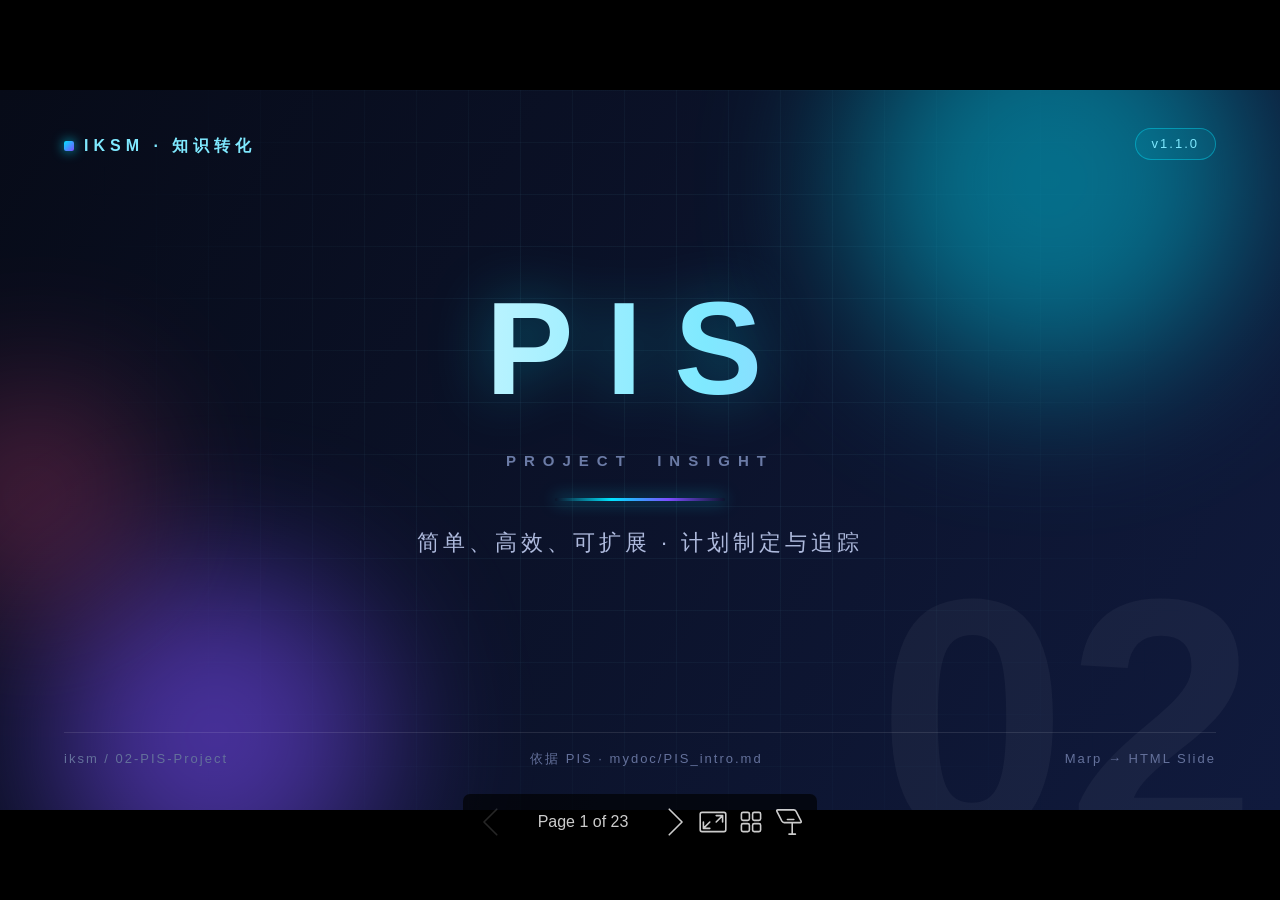
<file: output/002-PIS-Project/v1.1.0/slides.html>
<!DOCTYPE html><html lang="en-US"><head><meta charset="UTF-8"><meta name="viewport" content="width=device-width,height=device-height,initial-scale=1.0"><meta name="apple-mobile-web-app-capable" content="yes"><meta http-equiv="X-UA-Compatible" content="ie=edge"><meta property="og:type" content="website"><meta name="twitter:card" content="summary"><style>@media screen{body[data-bespoke-view=""] .bespoke-marp-parent>.bespoke-marp-osc>button,body[data-bespoke-view=next] .bespoke-marp-parent>.bespoke-marp-osc>button,body[data-bespoke-view=overview] button.bespoke-marp-overview-close,body[data-bespoke-view=presenter] .bespoke-marp-presenter-container .bespoke-marp-presenter-info-container .bespoke-marp-presenter-info-page-area .bespoke-marp-presenter-info-page,body[data-bespoke-view=presenter] .bespoke-marp-presenter-container .bespoke-marp-presenter-info-container button,body[data-bespoke-view=presenter] .bespoke-marp-presenter-container .bespoke-marp-presenter-note-container button{appearance:none;background-color:initial;border:0;color:inherit;cursor:pointer;font-size:inherit;opacity:.8;outline:none;padding:0;transition:opacity .2s linear;-webkit-tap-highlight-color:transparent}body[data-bespoke-view=""] .bespoke-marp-parent>.bespoke-marp-osc>button:disabled,body[data-bespoke-view=next] .bespoke-marp-parent>.bespoke-marp-osc>button:disabled,body[data-bespoke-view=overview] button.bespoke-marp-overview-close:disabled,body[data-bespoke-view=presenter] .bespoke-marp-presenter-container .bespoke-marp-presenter-info-container .bespoke-marp-presenter-info-page-area .bespoke-marp-presenter-info-page:disabled,body[data-bespoke-view=presenter] .bespoke-marp-presenter-container .bespoke-marp-presenter-info-container button:disabled,body[data-bespoke-view=presenter] .bespoke-marp-presenter-container .bespoke-marp-presenter-note-container button:disabled{cursor:not-allowed;opacity:.15!important}body[data-bespoke-view=""] .bespoke-marp-parent>.bespoke-marp-osc>button:hover,body[data-bespoke-view=next] .bespoke-marp-parent>.bespoke-marp-osc>button:hover,body[data-bespoke-view=overview] button.bespoke-marp-overview-close:hover,body[data-bespoke-view=presenter] .bespoke-marp-presenter-container .bespoke-marp-presenter-info-container .bespoke-marp-presenter-info-page-area .bespoke-marp-presenter-info-page:hover,body[data-bespoke-view=presenter] .bespoke-marp-presenter-container .bespoke-marp-presenter-info-container button:hover,body[data-bespoke-view=presenter] .bespoke-marp-presenter-container .bespoke-marp-presenter-note-container button:hover{opacity:1}body[data-bespoke-view=""] .bespoke-marp-parent>.bespoke-marp-osc>button:hover:active,body[data-bespoke-view=next] .bespoke-marp-parent>.bespoke-marp-osc>button:hover:active,body[data-bespoke-view=overview] button.bespoke-marp-overview-close:hover:active,body[data-bespoke-view=presenter] .bespoke-marp-presenter-container .bespoke-marp-presenter-info-container .bespoke-marp-presenter-info-page-area .bespoke-marp-presenter-info-page:hover:active,body[data-bespoke-view=presenter] .bespoke-marp-presenter-container .bespoke-marp-presenter-info-container button:hover:active,body[data-bespoke-view=presenter] .bespoke-marp-presenter-container .bespoke-marp-presenter-note-container button:hover:active{opacity:.6}body[data-bespoke-view=""] .bespoke-marp-parent>.bespoke-marp-osc>button:hover:not(:disabled),body[data-bespoke-view=next] .bespoke-marp-parent>.bespoke-marp-osc>button:hover:not(:disabled),body[data-bespoke-view=overview] button.bespoke-marp-overview-close:hover:not(:disabled),body[data-bespoke-view=presenter] .bespoke-marp-presenter-container .bespoke-marp-presenter-info-container .bespoke-marp-presenter-info-page-area .bespoke-marp-presenter-info-page:hover:not(:disabled),body[data-bespoke-view=presenter] .bespoke-marp-presenter-container .bespoke-marp-presenter-info-container button:hover:not(:disabled),body[data-bespoke-view=presenter] .bespoke-marp-presenter-container .bespoke-marp-presenter-note-container button:hover:not(:disabled){transition:none}body[data-bespoke-view=""] .bespoke-marp-parent>.bespoke-marp-osc>button[data-bespoke-marp-osc=prev],body[data-bespoke-view=next] .bespoke-marp-parent>.bespoke-marp-osc>button[data-bespoke-marp-osc=prev],body[data-bespoke-view=presenter] .bespoke-marp-presenter-container .bespoke-marp-presenter-info-container button.bespoke-marp-presenter-info-page-prev{background:#0000 url("[data-uri]") no-repeat 50%;background-size:contain;overflow:hidden;text-indent:100%;white-space:nowrap}body[data-bespoke-view=""] .bespoke-marp-parent>.bespoke-marp-osc>button[data-bespoke-marp-osc=next],body[data-bespoke-view=next] .bespoke-marp-parent>.bespoke-marp-osc>button[data-bespoke-marp-osc=next],body[data-bespoke-view=presenter] .bespoke-marp-presenter-container .bespoke-marp-presenter-info-container button.bespoke-marp-presenter-info-page-next{background:#0000 url("[data-uri]") no-repeat 50%;background-size:contain;overflow:hidden;text-indent:100%;white-space:nowrap}:is(body[data-bespoke-view=""],body[data-bespoke-view=next]) .bespoke-marp-parent>.bespoke-marp-osc>button[data-bespoke-marp-osc=fullscreen]{background:#0000 url("[data-uri]") no-repeat 50%;background-size:contain;overflow:hidden;text-indent:100%;white-space:nowrap}:is(body[data-bespoke-view=""],body[data-bespoke-view=next]) .bespoke-marp-parent>.bespoke-marp-osc>button.exit[data-bespoke-marp-osc=fullscreen]{background-image:url("[data-uri]")}:is(body[data-bespoke-view=""],body[data-bespoke-view=next]) .bespoke-marp-parent>.bespoke-marp-osc>button[data-bespoke-marp-osc=presenter]{background:#0000 url("[data-uri]") no-repeat 50%;background-size:contain;overflow:hidden;text-indent:100%;white-space:nowrap}body[data-bespoke-view=overview] button.bespoke-marp-overview-close,body[data-bespoke-view=presenter] .bespoke-marp-presenter-container .bespoke-marp-presenter-note-container button.bespoke-marp-presenter-note-bigger{background:#0000 url("[data-uri]") no-repeat 50%;background-size:contain;overflow:hidden;text-indent:100%;white-space:nowrap}body[data-bespoke-view=presenter] .bespoke-marp-presenter-container .bespoke-marp-presenter-note-container button.bespoke-marp-presenter-note-smaller{background:#0000 url("[data-uri]") no-repeat 50%;background-size:contain;overflow:hidden;text-indent:100%;white-space:nowrap}:is(body[data-bespoke-view=""],body[data-bespoke-view=next]) .bespoke-marp-parent>.bespoke-marp-osc>button[data-bespoke-marp-osc=overview]{background:#0000 url("[data-uri]") no-repeat 50%;background-size:contain;overflow:hidden;text-indent:100%;white-space:nowrap}}@keyframes __bespoke_marp_transition_reduced_outgoing__{0%{opacity:1}to{opacity:0}}@keyframes __bespoke_marp_transition_reduced_incoming__{0%{mix-blend-mode:plus-lighter;opacity:0}to{mix-blend-mode:plus-lighter;opacity:1}}.bespoke-marp-note,.bespoke-marp-osc,.bespoke-progress-parent{display:none;transition:none}@media screen{::view-transition-group(*){animation-duration:var(--marp-bespoke-transition-animation-duration,.5s);animation-timing-function:ease}::view-transition-new(*),::view-transition-old(*){animation-delay:0s;animation-direction:var(--marp-bespoke-transition-animation-direction,normal);animation-duration:var(--marp-bespoke-transition-animation-duration,.5s);animation-fill-mode:both;animation-name:var(--marp-bespoke-transition-animation-name,var(--marp-bespoke-transition-animation-name-fallback,__bespoke_marp_transition_no_animation__));mix-blend-mode:normal}::view-transition-old(*){--marp-bespoke-transition-animation-name-fallback:__bespoke_marp_transition_reduced_outgoing__;animation-timing-function:ease}::view-transition-new(*){--marp-bespoke-transition-animation-name-fallback:__bespoke_marp_transition_reduced_incoming__;animation-timing-function:ease}::view-transition-new(root),::view-transition-old(root){animation-timing-function:linear}::view-transition-new(__bespoke_marp_transition_osc__),::view-transition-old(__bespoke_marp_transition_osc__){animation-duration:0s!important;animation-name:__bespoke_marp_transition_osc__!important}::view-transition-new(__bespoke_marp_transition_osc__){opacity:0!important}.bespoke-marp-transition-warming-up::view-transition-group(*),.bespoke-marp-transition-warming-up::view-transition-new(*),.bespoke-marp-transition-warming-up::view-transition-old(*){animation-play-state:paused!important}body,html{height:100%;margin:0}body{background:#000;overflow:hidden}svg.bespoke-marp-slide{content-visibility:hidden;interactivity:inert;opacity:0;pointer-events:none;z-index:-1}svg.bespoke-marp-slide:not(.bespoke-marp-active) *{view-transition-name:none!important}svg.bespoke-marp-slide.bespoke-marp-active{content-visibility:visible;interactivity:auto;opacity:1;pointer-events:auto;z-index:0}svg.bespoke-marp-slide.bespoke-marp-active.bespoke-marp-active-ready *{animation-name:__bespoke_marp__!important}@supports not (content-visibility:hidden){svg.bespoke-marp-slide[data-bespoke-marp-load=hideable]{display:none}svg.bespoke-marp-slide[data-bespoke-marp-load=hideable].bespoke-marp-active{display:block}}}@media screen and (prefers-reduced-motion:reduce){svg.bespoke-marp-slide *{view-transition-name:none!important}}@media screen{[data-bespoke-marp-fragment=inactive]{visibility:hidden}:is(body[data-bespoke-view=""],body[data-bespoke-view=next]) .bespoke-marp-parent{inset:0;position:absolute}:is(body[data-bespoke-view=""],body[data-bespoke-view=next]) .bespoke-marp-parent>.bespoke-marp-osc{background:#000000a6;border-radius:7px;bottom:50px;color:#fff;contain:paint;display:block;font-family:Helvetica,Arial,sans-serif;font-size:16px;left:50%;line-height:0;opacity:1;padding:12px;position:absolute;touch-action:manipulation;transform:translateX(-50%);transition:opacity .2s linear;-webkit-user-select:none;user-select:none;view-transition-name:__bespoke_marp_transition_osc__;white-space:nowrap;will-change:transform;z-index:1}:is(body[data-bespoke-view=""],body[data-bespoke-view=next]) .bespoke-marp-parent>.bespoke-marp-osc>:where(*){margin-left:6px}:is(body[data-bespoke-view=""],body[data-bespoke-view=next]) .bespoke-marp-parent>.bespoke-marp-osc>:where(*):where(:first-child){margin-left:0}:is(body[data-bespoke-view=""],body[data-bespoke-view=next]) .bespoke-marp-parent>.bespoke-marp-osc>span{opacity:.8}:is(body[data-bespoke-view=""],body[data-bespoke-view=next]) .bespoke-marp-parent>.bespoke-marp-osc>span[data-bespoke-marp-osc=page]{display:inline-block;min-width:140px;text-align:center}:is(body[data-bespoke-view=""],body[data-bespoke-view=next]) .bespoke-marp-parent>.bespoke-marp-osc>button[data-bespoke-marp-osc=fullscreen],:is(body[data-bespoke-view=""],body[data-bespoke-view=next]) .bespoke-marp-parent>.bespoke-marp-osc>button[data-bespoke-marp-osc=next],:is(body[data-bespoke-view=""],body[data-bespoke-view=next]) .bespoke-marp-parent>.bespoke-marp-osc>button[data-bespoke-marp-osc=overview],:is(body[data-bespoke-view=""],body[data-bespoke-view=next]) .bespoke-marp-parent>.bespoke-marp-osc>button[data-bespoke-marp-osc=presenter],:is(body[data-bespoke-view=""],body[data-bespoke-view=next]) .bespoke-marp-parent>.bespoke-marp-osc>button[data-bespoke-marp-osc=prev]{height:32px;line-height:32px;width:32px}:is(body[data-bespoke-view=""],body[data-bespoke-view=next]) .bespoke-marp-parent.bespoke-marp-inactive{cursor:none}:is(body[data-bespoke-view=""],body[data-bespoke-view=next]) .bespoke-marp-parent.bespoke-marp-inactive>.bespoke-marp-osc{opacity:0;pointer-events:none}:is(body[data-bespoke-view=""],body[data-bespoke-view=next]) svg.bespoke-marp-slide{height:100%;left:0;position:absolute;top:0;width:100%}body[data-bespoke-view=""] .bespoke-progress-parent{background:#222;display:flex;height:5px;width:100%}body[data-bespoke-view=""] .bespoke-progress-parent+:where(.bespoke-marp-parent){top:5px}body[data-bespoke-view=""] .bespoke-progress-parent .bespoke-progress-bar{background:#0288d1;flex:0 0 0;transition:flex-basis .2s cubic-bezier(0,1,1,1)}body[data-bespoke-view=next]{background:#0000}body[data-bespoke-view=presenter]{background:#161616}body[data-bespoke-view=presenter] .bespoke-marp-presenter-container{display:grid;font-family:Helvetica,Arial,sans-serif;grid-template:"current dragbar next" minmax(140px,1fr) "current dragbar note" 2fr "info    dragbar note" 3em;grid-template-columns:minmax(3px,var(--bespoke-marp-presenter-split-ratio,66%)) 0 minmax(3px,1fr);height:100%;left:0;position:absolute;top:0;width:100%}body[data-bespoke-view=presenter] .bespoke-marp-presenter-container :where(.bespoke-marp-parent){grid-area:current;overflow:hidden;position:relative}body[data-bespoke-view=presenter] .bespoke-marp-presenter-container :where(.bespoke-marp-parent) :where(svg.bespoke-marp-slide){height:calc(100% - 40px);left:20px;pointer-events:none;position:absolute;top:20px;-webkit-user-select:none;user-select:none;width:calc(100% - 40px)}body[data-bespoke-view=presenter] .bespoke-marp-presenter-container :where(.bespoke-marp-parent) :where(svg.bespoke-marp-slide).bespoke-marp-active{filter:drop-shadow(0 3px 10px rgba(0,0,0,.5))}body[data-bespoke-view=presenter] .bespoke-marp-presenter-container .bespoke-marp-presenter-dragbar-container{background:#0288d1;cursor:col-resize;grid-area:dragbar;margin-left:-3px;opacity:0;position:relative;transition:opacity .4s linear .1s;width:6px;z-index:10}body[data-bespoke-view=presenter] .bespoke-marp-presenter-container .bespoke-marp-presenter-dragbar-container:hover{opacity:1}body[data-bespoke-view=presenter] .bespoke-marp-presenter-container .bespoke-marp-presenter-dragbar-container.active{opacity:1;transition-delay:0s}body[data-bespoke-view=presenter] .bespoke-marp-presenter-container .bespoke-marp-presenter-next-container{background:#222;cursor:pointer;display:none;grid-area:next;overflow:hidden;position:relative}body[data-bespoke-view=presenter] .bespoke-marp-presenter-container .bespoke-marp-presenter-next-container.active{display:block}body[data-bespoke-view=presenter] .bespoke-marp-presenter-container .bespoke-marp-presenter-next-container iframe.bespoke-marp-presenter-next{background:#0000;border:0;display:block;filter:drop-shadow(0 3px 10px rgba(0,0,0,.5));height:calc(100% - 40px);left:20px;pointer-events:none;position:absolute;interactivity:inert;top:20px;-webkit-user-select:none;user-select:none;width:calc(100% - 40px)}body[data-bespoke-view=presenter] .bespoke-marp-presenter-container .bespoke-marp-presenter-note-container{background:#222;color:#eee;grid-area:note;position:relative;z-index:1}body[data-bespoke-view=presenter] .bespoke-marp-presenter-container .bespoke-marp-presenter-note-container button{height:1.5em;line-height:1.5em;width:1.5em}body[data-bespoke-view=presenter] .bespoke-marp-presenter-container .bespoke-marp-presenter-note-container .bespoke-marp-presenter-note-wrapper{display:block;inset:0;position:absolute}body[data-bespoke-view=presenter] .bespoke-marp-presenter-container .bespoke-marp-presenter-note-container .bespoke-marp-presenter-note-buttons{background:#000000a6;border-radius:4px;bottom:0;display:flex;gap:4px;margin:12px;opacity:0;padding:6px;pointer-events:none;position:absolute;right:0;transition:opacity .2s linear}body[data-bespoke-view=presenter] .bespoke-marp-presenter-container .bespoke-marp-presenter-note-container .bespoke-marp-presenter-note-buttons:focus-within,body[data-bespoke-view=presenter] .bespoke-marp-presenter-container .bespoke-marp-presenter-note-container .bespoke-marp-presenter-note-wrapper:focus-within+.bespoke-marp-presenter-note-buttons,body[data-bespoke-view=presenter] .bespoke-marp-presenter-container .bespoke-marp-presenter-note-container:hover .bespoke-marp-presenter-note-buttons{opacity:1;pointer-events:auto}body[data-bespoke-view=presenter] .bespoke-marp-presenter-container .bespoke-marp-presenter-note-container .bespoke-marp-note{box-sizing:border-box;font-size:calc(1.1em*var(--bespoke-marp-note-font-scale, 1));height:calc(100% - 40px);margin:20px;overflow:auto;padding-right:3px;white-space:pre-wrap;width:calc(100% - 40px);word-wrap:break-word;scrollbar-color:#eeeeee80 #0000;scrollbar-width:thin}body[data-bespoke-view=presenter] .bespoke-marp-presenter-container .bespoke-marp-presenter-note-container .bespoke-marp-note::-webkit-scrollbar{width:6px}body[data-bespoke-view=presenter] .bespoke-marp-presenter-container .bespoke-marp-presenter-note-container .bespoke-marp-note::-webkit-scrollbar-track{background:#0000}body[data-bespoke-view=presenter] .bespoke-marp-presenter-container .bespoke-marp-presenter-note-container .bespoke-marp-note::-webkit-scrollbar-thumb{background:#eeeeee80;border-radius:6px}body[data-bespoke-view=presenter] .bespoke-marp-presenter-container .bespoke-marp-presenter-note-container .bespoke-marp-note:empty{pointer-events:none}body[data-bespoke-view=presenter] .bespoke-marp-presenter-container .bespoke-marp-presenter-note-container .bespoke-marp-note.active{display:block}body[data-bespoke-view=presenter] .bespoke-marp-presenter-container .bespoke-marp-presenter-note-container .bespoke-marp-note p:first-child{margin-top:0}body[data-bespoke-view=presenter] .bespoke-marp-presenter-container .bespoke-marp-presenter-note-container .bespoke-marp-note p:last-child{margin-bottom:0}body[data-bespoke-view=presenter] .bespoke-marp-presenter-container .bespoke-marp-presenter-info-container{align-items:center;box-sizing:border-box;color:#eee;display:flex;flex-wrap:nowrap;grid-area:info;justify-content:center;overflow:hidden;padding:0 10px}body[data-bespoke-view=presenter] .bespoke-marp-presenter-container .bespoke-marp-presenter-info-container :is(.bespoke-marp-presenter-info-page-area,.bespoke-marp-presenter-info-time,.bespoke-marp-presenter-info-timer){box-sizing:border-box;display:block;padding:0 10px;white-space:nowrap;width:100%}body[data-bespoke-view=presenter] .bespoke-marp-presenter-container .bespoke-marp-presenter-info-container button{height:1.5em;line-height:1.5em;width:1.5em}body[data-bespoke-view=presenter] .bespoke-marp-presenter-container .bespoke-marp-presenter-info-container .bespoke-marp-presenter-info-page-area{order:2;text-align:center}body[data-bespoke-view=presenter] .bespoke-marp-presenter-container .bespoke-marp-presenter-info-container .bespoke-marp-presenter-info-page-area .bespoke-marp-presenter-info-page{display:inline-block;min-width:120px;text-align:center}body[data-bespoke-view=presenter] .bespoke-marp-presenter-container .bespoke-marp-presenter-info-container .bespoke-marp-presenter-info-time{color:#999;order:1;text-align:left}body[data-bespoke-view=presenter] .bespoke-marp-presenter-container .bespoke-marp-presenter-info-container .bespoke-marp-presenter-info-timer{color:#999;order:3;text-align:right}body[data-bespoke-view=presenter] .bespoke-marp-presenter-container .bespoke-marp-presenter-info-container .bespoke-marp-presenter-info-timer:hover{cursor:pointer}body[data-bespoke-view=overview]{background:#161616;overflow:auto}body[data-bespoke-view=overview] [data-bespoke-marp-fragment=inactive]{visibility:visible}body[data-bespoke-view=overview] .bespoke-marp-overview-header{backdrop-filter:blur(4px);background:#222222d9;box-shadow:0 3px 10px #00000080;box-sizing:border-box;display:flex;height:48px;inset:0 0 auto;justify-content:flex-end;padding:10px;position:fixed;z-index:1}body[data-bespoke-view=overview] button.bespoke-marp-overview-close{height:28px;line-height:28px;transform:rotate(45deg);width:28px}body[data-bespoke-view=overview] .bespoke-marp-parent{display:grid;gap:40px;grid-template-columns:repeat(auto-fit,minmax(0,240px));justify-content:space-around;padding:30px}body[data-bespoke-view=overview] .bespoke-marp-parent svg.bespoke-marp-slide{--bov-selected:#0000;--bov-focus:#161616;--bov-focus-outline:#0000;background-image:conic-gradient(#161616 0 0),conic-gradient(var(--bov-focus) 0 0),conic-gradient(var(--bov-focus-outline) 0 0),conic-gradient(var(--bov-selected) 0 0);background-position:5px 5px,3px 3px,2px 2px,0 0;background-repeat:no-repeat;background-size:calc(100% - 10px) calc(100% - 10px),calc(100% - 6px) calc(100% - 6px),calc(100% - 4px) calc(100% - 4px),100% 100%;content-visibility:visible;cursor:pointer;filter:drop-shadow(0 3px 10px rgba(0,0,0,.5));margin:-6px;padding:6px;interactivity:auto;opacity:1;outline:0;pointer-events:auto;scroll-margin-block:30px;width:100%;z-index:0}body[data-bespoke-view=overview] .bespoke-marp-parent svg.bespoke-marp-slide *,body[data-bespoke-view=overview] .bespoke-marp-parent svg.bespoke-marp-slide.bespoke-marp-active *{pointer-events:none;interactivity:inert}body[data-bespoke-view=overview] .bespoke-marp-parent :is(svg.bespoke-marp-slide:active,svg.bespoke-marp-slide:focus-visible,svg.bespoke-marp-slide:hover){--bov-focus-outline:#161616}body[data-bespoke-view=overview] .bespoke-marp-parent svg.bespoke-marp-slide:focus-visible,body[data-bespoke-view=overview] .bespoke-marp-parent svg.bespoke-marp-slide:hover{--bov-focus:#999}body[data-bespoke-view=overview] .bespoke-marp-parent svg.bespoke-marp-slide:active{--bov-focus:#eee}body[data-bespoke-view=overview] .bespoke-marp-parent svg.bespoke-marp-slide.bespoke-marp-active{--bov-selected:#0288d1}body[data-bespoke-view=overview]:has(.bespoke-marp-overview-header) .bespoke-marp-parent{padding-top:78px}body[data-bespoke-view=overview]:has(.bespoke-marp-overview-header) .bespoke-marp-parent svg.bespoke-marp-slide{scroll-margin-top:78px}.bespoke-marp-overview{background:#000000a6;inset:0;opacity:0;pointer-events:none;position:fixed;transition:opacity .1s ease;z-index:10}.bespoke-marp-overview iframe{background:#222;border:0;display:block;height:100%;left:0;position:absolute;top:0;width:100%}.bespoke-marp-overview[data-open="1"]{opacity:1;pointer-events:auto}}@media print{.bespoke-marp-overview,.bespoke-marp-presenter-info-container,.bespoke-marp-presenter-next-container,.bespoke-marp-presenter-note-container{display:none}}</style><style>div#\:\$p > svg > foreignObject > section{width:1280px;height:720px;box-sizing:border-box;overflow:hidden;position:relative;scroll-snap-align:center center;-webkit-text-size-adjust:100%;text-size-adjust:100%}div#\:\$p > svg > foreignObject > section::after{bottom:0;content:attr(data-marpit-pagination);padding:inherit;pointer-events:none;position:absolute;right:0}div#\:\$p > svg > foreignObject > section:not([data-marpit-pagination])::after{display:none}div#\:\$p > svg > foreignObject > section :where(:is(h1, marp-h1)){font-size:2em;margin-block:0.67em}div#\:\$p > svg > foreignObject > section section:where(:is(h1, marp-h1)){--marpit-root-font-size: 2em}div#\:\$p > svg > foreignObject > section video::-webkit-media-controls{will-change:transform}@page {size:1280px 720px;margin:0}@media print{html, body{background-color:#fff;margin:0;page-break-inside:avoid;break-inside:avoid-page}div#\:\$p > svg > foreignObject > section{page-break-before:always;break-before:page}div#\:\$p > svg > foreignObject > section, div#\:\$p > svg > foreignObject > section *{-webkit-print-color-adjust:exact!important;animation-delay:0s!important;animation-duration:0s!important;color-adjust:exact!important;print-color-adjust:exact!important;transition:none!important}div#\:\$p > svg[data-marpit-svg]{display:block;height:100vh;width:100vw}}div#\:\$p > svg > foreignObject > :where(section){container-type:size}div#\:\$p > svg > foreignObject > section img[data-marp-twemoji]{background:transparent;height:1em;margin:0 .05em 0 .1em;vertical-align:-.1em;width:1em}div#\:\$p > svg > foreignObject > section{--fgColor-danger:light-dark(#d1242f, #f85149);--bgColor-attention-muted:light-dark(#fff8c5, #bb800926);--bgColor-muted:light-dark(#f6f8fa, #151b23);--bgColor-neutral-muted:light-dark(#818b981f, #656c7633);--borderColor-accent-emphasis:light-dark(#0969da, #1f6feb);--borderColor-attention-emphasis:light-dark(#9a6700, #9e6a03);--borderColor-danger-emphasis:light-dark(#cf222e, #da3633);--borderColor-default:light-dark(#d1d9e0, #3d444d);--borderColor-done-emphasis:light-dark(#8250df, #8957e5);--borderColor-success-emphasis:light-dark(#1a7f37, #238636);--color-prettylights-syntax-brackethighlighter-angle:light-dark(#59636e, #9198a1);--color-prettylights-syntax-brackethighlighter-unmatched:light-dark(#82071e, #f85149);--color-prettylights-syntax-carriage-return-bg:light-dark(#cf222e, #b62324);--color-prettylights-syntax-carriage-return-text:light-dark(#f6f8fa, #f0f6fc);--color-prettylights-syntax-comment:light-dark(#59636e, #9198a1);--color-prettylights-syntax-constant:light-dark(#0550ae, #79c0ff);--color-prettylights-syntax-constant-other-reference-link:light-dark(#0a3069, #a5d6ff);--color-prettylights-syntax-entity:light-dark(#6639ba, #d2a8ff);--color-prettylights-syntax-entity-tag:light-dark(#0550ae, #7ee787);--color-prettylights-syntax-invalid-illegal-text:light-dark(var(--fgColor-danger), var(--fgColor-danger));--color-prettylights-syntax-keyword:light-dark(#cf222e, #ff7b72);--color-prettylights-syntax-markup-changed-bg:light-dark(#ffd8b5, #5a1e02);--color-prettylights-syntax-markup-changed-text:light-dark(#953800, #ffdfb6);--color-prettylights-syntax-markup-deleted-bg:light-dark(#ffebe9, #67060c);--color-prettylights-syntax-markup-deleted-text:light-dark(#82071e, #ffdcd7);--color-prettylights-syntax-markup-heading:light-dark(#0550ae, #1f6feb);--color-prettylights-syntax-markup-ignored-bg:light-dark(#0550ae, #1158c7);--color-prettylights-syntax-markup-ignored-text:light-dark(#d1d9e0, #f0f6fc);--color-prettylights-syntax-markup-inserted-bg:light-dark(#dafbe1, #033a16);--color-prettylights-syntax-markup-inserted-text:light-dark(#116329, #aff5b4);--color-prettylights-syntax-markup-list:light-dark(#3b2300, #f2cc60);--color-prettylights-syntax-meta-diff-range:light-dark(#8250df, #d2a8ff);--color-prettylights-syntax-string:light-dark(#0a3069, #a5d6ff);--color-prettylights-syntax-string-regexp:light-dark(#116329, #7ee787);--color-prettylights-syntax-sublimelinter-gutter-mark:light-dark(#818b98, #3d444d);--color-prettylights-syntax-variable:light-dark(#953800, #ffa657);--fgColor-accent:light-dark(#0969da, #4493f8);--fgColor-attention:light-dark(#9a6700, #d29922);--fgColor-done:light-dark(#8250df, #ab7df8);--fgColor-muted:light-dark(#59636e, #9198a1);--fgColor-success:light-dark(#1a7f37, #3fb950);--bgColor-default:light-dark(#fff, #0d1117);--borderColor-muted:light-dark(#d1d9e0b3, #3d444db3);--color-prettylights-syntax-invalid-illegal-bg:light-dark(var(--bgColor-danger-muted), var(--bgColor-danger-muted));--color-prettylights-syntax-markup-bold:light-dark(#1f2328, #f0f6fc);--color-prettylights-syntax-markup-italic:light-dark(#1f2328, #f0f6fc);--color-prettylights-syntax-storage-modifier-import:light-dark(#1f2328, #f0f6fc);--fgColor-default:light-dark(#1f2328, #f0f6fc);--focus-outlineColor:light-dark(var(--borderColor-accent-emphasis), var(--borderColor-accent-emphasis));--borderColor-neutral-muted:light-dark(var(--borderColor-muted), var(--borderColor-muted));--base-size-16:calc(var(--marpit-root-font-size, 1rem) * 1);--base-size-24:calc(var(--marpit-root-font-size, 1rem) * 1.5);--base-size-4:calc(var(--marpit-root-font-size, 1rem) * 0.25);--base-size-40:calc(var(--marpit-root-font-size, 1rem) * 2.5);--base-size-8:calc(var(--marpit-root-font-size, 1rem) * 0.5);--base-text-weight-medium:500;--base-text-weight-normal:400;--base-text-weight-semibold:600;--fontStack-monospace:ui-monospace, SFMono-Regular, SF Mono, Menlo, Consolas, Liberation Mono, monospace;--fontStack-sansSerif:-apple-system, BlinkMacSystemFont, "Segoe UI", "Noto Sans", Helvetica, Arial, sans-serif, "Apple Color Emoji", "Segoe UI Emoji";}/*!
 * Marp default theme.
 *
 * @theme default
 * @author Yuki Hattori
 *
 * @auto-scaling true
 * @size 16:9 1280px 720px
 * @size 4:3 960px 720px
 */div#\:\$p > svg > foreignObject > section [data-theme=light],div#\:\$p > svg > foreignObject > section{color-scheme:light}div#\:\$p > svg > foreignObject > section [data-theme=dark],div#\:\$p > svg > foreignObject > section:where(.invert){color-scheme:dark}div#\:\$p > svg > foreignObject > section{-ms-text-size-adjust:100%;-webkit-text-size-adjust:100%;margin:0;font-weight:var(--base-text-weight-normal, 400);color:var(--fgColor-default);background-color:var(--bgColor-default);font-family:var(--fontStack-sansSerif, -apple-system, BlinkMacSystemFont, "Segoe UI", "Noto Sans", Helvetica, Arial, sans-serif, "Apple Color Emoji", "Segoe UI Emoji");font-size:16px;line-height:1.5;word-wrap:break-word}div#\:\$p > svg > foreignObject > section{--marpit-root-font-size:16px}div#\:\$p > svg > foreignObject > section a{text-decoration:underline;text-underline-offset:calc(var(--marpit-root-font-size, 1rem) * .2)}div#\:\$p > svg > foreignObject > section :is(h1, marp-h1):hover .anchor .octicon-link:before,div#\:\$p > svg > foreignObject > section :is(h2, marp-h2):hover .anchor .octicon-link:before,div#\:\$p > svg > foreignObject > section :is(h3, marp-h3):hover .anchor .octicon-link:before,div#\:\$p > svg > foreignObject > section :is(h4, marp-h4):hover .anchor .octicon-link:before,div#\:\$p > svg > foreignObject > section :is(h5, marp-h5):hover .anchor .octicon-link:before,div#\:\$p > svg > foreignObject > section :is(h6, marp-h6):hover .anchor .octicon-link:before{width:16px;height:16px;content:" ";display:inline-block;background-color:currentColor;-webkit-mask-image:url('data:image/svg+xml;charset=utf-8,<svg xmlns="http://www.w3.org/2000/svg" aria-hidden="true" viewBox="0 0 16 16"><path fill-rule="evenodd" d="M7.775 3.275a.75.75 0 0 0 1.06 1.06l1.25-1.25a2 2 0 1 1 2.83 2.83l-2.5 2.5a2 2 0 0 1-2.83 0 .75.75 0 0 0-1.06 1.06 3.5 3.5 0 0 0 4.95 0l2.5-2.5a3.5 3.5 0 0 0-4.95-4.95zm-4.69 9.64a2 2 0 0 1 0-2.83l2.5-2.5a2 2 0 0 1 2.83 0 .75.75 0 0 0 1.06-1.06 3.5 3.5 0 0 0-4.95 0l-2.5 2.5a3.5 3.5 0 0 0 4.95 4.95l1.25-1.25a.75.75 0 0 0-1.06-1.06l-1.25 1.25a2 2 0 0 1-2.83 0"/></svg>');mask-image:url('data:image/svg+xml;charset=utf-8,<svg xmlns="http://www.w3.org/2000/svg" aria-hidden="true" viewBox="0 0 16 16"><path fill-rule="evenodd" d="M7.775 3.275a.75.75 0 0 0 1.06 1.06l1.25-1.25a2 2 0 1 1 2.83 2.83l-2.5 2.5a2 2 0 0 1-2.83 0 .75.75 0 0 0-1.06 1.06 3.5 3.5 0 0 0 4.95 0l2.5-2.5a3.5 3.5 0 0 0-4.95-4.95zm-4.69 9.64a2 2 0 0 1 0-2.83l2.5-2.5a2 2 0 0 1 2.83 0 .75.75 0 0 0 1.06-1.06 3.5 3.5 0 0 0-4.95 0l-2.5 2.5a3.5 3.5 0 0 0 4.95 4.95l1.25-1.25a.75.75 0 0 0-1.06-1.06l-1.25 1.25a2 2 0 0 1-2.83 0"/></svg>')}div#\:\$p > svg > foreignObject > section details,div#\:\$p > svg > foreignObject > section figcaption,div#\:\$p > svg > foreignObject > section figure{display:block}div#\:\$p > svg > foreignObject > section summary{display:list-item}div#\:\$p > svg > foreignObject > section [hidden]{display:none!important}div#\:\$p > svg > foreignObject > section a{background-color:transparent;color:var(--fgColor-accent);text-decoration:none}div#\:\$p > svg > foreignObject > section abbr[title]{border-bottom:none;-webkit-text-decoration:underline dotted;text-decoration:underline dotted}div#\:\$p > svg > foreignObject > section b,div#\:\$p > svg > foreignObject > section strong{font-weight:var(--base-text-weight-semibold, 600)}div#\:\$p > svg > foreignObject > section dfn{font-style:italic}div#\:\$p > svg > foreignObject > section :is(h1, marp-h1){margin:.67em 0;font-weight:var(--base-text-weight-semibold, 600);padding-bottom:.3em;font-size:2em;border-bottom:1px solid var(--borderColor-muted)}div#\:\$p > svg > foreignObject > section mark{background-color:var(--bgColor-attention-muted);color:var(--fgColor-default)}div#\:\$p > svg > foreignObject > section small{font-size:90%}div#\:\$p > svg > foreignObject > section sub,div#\:\$p > svg > foreignObject > section sup{font-size:75%;line-height:0;position:relative;vertical-align:baseline}div#\:\$p > svg > foreignObject > section sub{bottom:-.25em}div#\:\$p > svg > foreignObject > section sup{top:-.5em}div#\:\$p > svg > foreignObject > section img{border-style:none;max-width:100%;box-sizing:content-box}div#\:\$p > svg > foreignObject > section code,div#\:\$p > svg > foreignObject > section kbd,div#\:\$p > svg > foreignObject > section :is(pre, marp-pre),div#\:\$p > svg > foreignObject > section samp{font-family:monospace;font-size:1em}div#\:\$p > svg > foreignObject > section figure{margin:1em var(--base-size-40)}div#\:\$p > svg > foreignObject > section hr{box-sizing:content-box;overflow:hidden;background:transparent;height:.25em;padding:0;margin:var(--base-size-24) 0;background-color:var(--borderColor-default);border:0}div#\:\$p > svg > foreignObject > section input{font:inherit;margin:0;overflow:visible;font-family:inherit;font-size:inherit;line-height:inherit}div#\:\$p > svg > foreignObject > section [type=button],div#\:\$p > svg > foreignObject > section [type=reset],div#\:\$p > svg > foreignObject > section [type=submit]{-webkit-appearance:button;-moz-appearance:button;appearance:button}div#\:\$p > svg > foreignObject > section [type=checkbox],div#\:\$p > svg > foreignObject > section [type=radio]{box-sizing:border-box;padding:0}div#\:\$p > svg > foreignObject > section [type=number]::-webkit-inner-spin-button,div#\:\$p > svg > foreignObject > section [type=number]::-webkit-outer-spin-button{height:auto}div#\:\$p > svg > foreignObject > section [type=search]::-webkit-search-cancel-button,div#\:\$p > svg > foreignObject > section [type=search]::-webkit-search-decoration{-webkit-appearance:none;appearance:none}div#\:\$p > svg > foreignObject > section ::-webkit-input-placeholder{color:inherit;opacity:.54}div#\:\$p > svg > foreignObject > section ::-webkit-file-upload-button{-webkit-appearance:button;appearance:button;font:inherit}div#\:\$p > svg > foreignObject > section a:hover{text-decoration:underline}div#\:\$p > svg > foreignObject > section ::-moz-placeholder{color:var(--fgColor-muted);opacity:1}div#\:\$p > svg > foreignObject > section ::placeholder{color:var(--fgColor-muted);opacity:1}div#\:\$p > svg > foreignObject > section hr:after,div#\:\$p > svg > foreignObject > section hr:before{display:table;content:""}div#\:\$p > svg > foreignObject > section hr:after{clear:both}div#\:\$p > svg > foreignObject > section table{border-spacing:0;border-collapse:collapse;display:block;width:-moz-max-content;width:max-content;max-width:100%;overflow:auto;font-variant:tabular-nums}div#\:\$p > svg > foreignObject > section td,div#\:\$p > svg > foreignObject > section th{padding:0}div#\:\$p > svg > foreignObject > section details summary{cursor:pointer}div#\:\$p > svg > foreignObject > section [role=button]:focus,div#\:\$p > svg > foreignObject > section a:focus,div#\:\$p > svg > foreignObject > section input[type=checkbox]:focus,div#\:\$p > svg > foreignObject > section input[type=radio]:focus{outline:2px solid var(--focus-outlineColor);outline-offset:-2px;box-shadow:none}div#\:\$p > svg > foreignObject > section [role=button]:focus:not(:focus-visible),div#\:\$p > svg > foreignObject > section a:focus:not(:focus-visible),div#\:\$p > svg > foreignObject > section input[type=checkbox]:focus:not(:focus-visible),div#\:\$p > svg > foreignObject > section input[type=radio]:focus:not(:focus-visible){outline:1px solid transparent}div#\:\$p > svg > foreignObject > section [role=button]:focus-visible,div#\:\$p > svg > foreignObject > section a:focus-visible,div#\:\$p > svg > foreignObject > section input[type=checkbox]:focus-visible,div#\:\$p > svg > foreignObject > section input[type=radio]:focus-visible{outline:2px solid var(--focus-outlineColor);outline-offset:-2px;box-shadow:none}div#\:\$p > svg > foreignObject > section a:not([class]):focus,div#\:\$p > svg > foreignObject > section a:not([class]):focus-visible,div#\:\$p > svg > foreignObject > section input[type=checkbox]:focus,div#\:\$p > svg > foreignObject > section input[type=checkbox]:focus-visible,div#\:\$p > svg > foreignObject > section input[type=radio]:focus,div#\:\$p > svg > foreignObject > section input[type=radio]:focus-visible{outline-offset:0}div#\:\$p > svg > foreignObject > section kbd{display:inline-block;padding:var(--base-size-4);font:11px var(--fontStack-monospace, ui-monospace, SFMono-Regular, SF Mono, Menlo, Consolas, Liberation Mono, monospace);line-height:10px;color:var(--fgColor-default);vertical-align:middle;background-color:var(--bgColor-muted);border-bottom-color:var(--borderColor-neutral-muted);border:1px solid var(--borderColor-neutral-muted);border-radius:6px;box-shadow:inset 0 -1px 0 var(--borderColor-neutral-muted)}div#\:\$p > svg > foreignObject > section :is(h1, marp-h1),div#\:\$p > svg > foreignObject > section :is(h2, marp-h2),div#\:\$p > svg > foreignObject > section :is(h3, marp-h3),div#\:\$p > svg > foreignObject > section :is(h4, marp-h4),div#\:\$p > svg > foreignObject > section :is(h5, marp-h5),div#\:\$p > svg > foreignObject > section :is(h6, marp-h6){margin-top:var(--base-size-24);margin-bottom:var(--base-size-16);font-weight:var(--base-text-weight-semibold, 600);line-height:1.25}div#\:\$p > svg > foreignObject > section :is(h2, marp-h2){padding-bottom:.3em;font-size:1.5em;border-bottom:1px solid var(--borderColor-muted)}div#\:\$p > svg > foreignObject > section :is(h2, marp-h2),div#\:\$p > svg > foreignObject > section :is(h3, marp-h3){font-weight:var(--base-text-weight-semibold, 600)}div#\:\$p > svg > foreignObject > section :is(h3, marp-h3){font-size:1.25em}div#\:\$p > svg > foreignObject > section :is(h4, marp-h4){font-size:1em}div#\:\$p > svg > foreignObject > section :is(h4, marp-h4),div#\:\$p > svg > foreignObject > section :is(h5, marp-h5){font-weight:var(--base-text-weight-semibold, 600)}div#\:\$p > svg > foreignObject > section :is(h5, marp-h5){font-size:.875em}div#\:\$p > svg > foreignObject > section :is(h6, marp-h6){font-weight:var(--base-text-weight-semibold, 600);font-size:.85em;color:var(--fgColor-muted)}div#\:\$p > svg > foreignObject > section p{margin-top:0;margin-bottom:10px}div#\:\$p > svg > foreignObject > section blockquote{margin:0;padding:0 1em;color:var(--fgColor-muted);border-left:.25em solid var(--borderColor-default)}div#\:\$p > svg > foreignObject > section ol,div#\:\$p > svg > foreignObject > section ul{margin-top:0;margin-bottom:0;padding-left:2em}div#\:\$p > svg > foreignObject > section ol ol,div#\:\$p > svg > foreignObject > section ul ol{list-style-type:lower-roman}div#\:\$p > svg > foreignObject > section ol ol ol,div#\:\$p > svg > foreignObject > section ol ul ol,div#\:\$p > svg > foreignObject > section ul ol ol,div#\:\$p > svg > foreignObject > section ul ul ol{list-style-type:lower-alpha}div#\:\$p > svg > foreignObject > section dd{margin-left:0}div#\:\$p > svg > foreignObject > section code,div#\:\$p > svg > foreignObject > section :is(pre, marp-pre),div#\:\$p > svg > foreignObject > section samp,div#\:\$p > svg > foreignObject > section tt{font-family:var(--fontStack-monospace, ui-monospace, SFMono-Regular, SF Mono, Menlo, Consolas, Liberation Mono, monospace);font-size:12px}div#\:\$p > svg > foreignObject > section :is(pre, marp-pre){margin-top:0;margin-bottom:0;word-wrap:normal}div#\:\$p > svg > foreignObject > section .octicon{display:inline-block;overflow:visible!important;vertical-align:text-bottom;fill:currentColor}div#\:\$p > svg > foreignObject > section input::-webkit-inner-spin-button,div#\:\$p > svg > foreignObject > section input::-webkit-outer-spin-button{margin:0;-webkit-appearance:none;appearance:none}div#\:\$p > svg > foreignObject > section .mr-2{margin-right:var(--base-size-8, 8px)!important}div#\:\$p > svg > foreignObject > section:after,div#\:\$p > svg > foreignObject > section:before{display:table}div#\:\$p > svg > foreignObject > section:after{clear:both}div#\:\$p > svg > foreignObject > section>:first-child{margin-top:0!important}div#\:\$p > svg > foreignObject > section>:last-child{margin-bottom:0!important}div#\:\$p > svg > foreignObject > section a:not([href]){color:inherit;text-decoration:none}div#\:\$p > svg > foreignObject > section .absent{color:var(--fgColor-danger)}div#\:\$p > svg > foreignObject > section .anchor{float:left;padding-right:var(--base-size-4);margin-left:-20px;line-height:1}div#\:\$p > svg > foreignObject > section .anchor:focus{outline:none}div#\:\$p > svg > foreignObject > section blockquote,div#\:\$p > svg > foreignObject > section details,div#\:\$p > svg > foreignObject > section dl,div#\:\$p > svg > foreignObject > section ol,div#\:\$p > svg > foreignObject > section p,div#\:\$p > svg > foreignObject > section :is(pre, marp-pre),div#\:\$p > svg > foreignObject > section table,div#\:\$p > svg > foreignObject > section ul{margin-top:0;margin-bottom:var(--base-size-16)}div#\:\$p > svg > foreignObject > section blockquote>:first-child{margin-top:0}div#\:\$p > svg > foreignObject > section blockquote>:last-child{margin-bottom:0}div#\:\$p > svg > foreignObject > section :is(h1, marp-h1) .octicon-link,div#\:\$p > svg > foreignObject > section :is(h2, marp-h2) .octicon-link,div#\:\$p > svg > foreignObject > section :is(h3, marp-h3) .octicon-link,div#\:\$p > svg > foreignObject > section :is(h4, marp-h4) .octicon-link,div#\:\$p > svg > foreignObject > section :is(h5, marp-h5) .octicon-link,div#\:\$p > svg > foreignObject > section :is(h6, marp-h6) .octicon-link{color:var(--fgColor-default);vertical-align:middle;visibility:hidden}div#\:\$p > svg > foreignObject > section :is(h1, marp-h1):hover .anchor,div#\:\$p > svg > foreignObject > section :is(h2, marp-h2):hover .anchor,div#\:\$p > svg > foreignObject > section :is(h3, marp-h3):hover .anchor,div#\:\$p > svg > foreignObject > section :is(h4, marp-h4):hover .anchor,div#\:\$p > svg > foreignObject > section :is(h5, marp-h5):hover .anchor,div#\:\$p > svg > foreignObject > section :is(h6, marp-h6):hover .anchor{text-decoration:none}div#\:\$p > svg > foreignObject > section :is(h1, marp-h1):hover .anchor .octicon-link,div#\:\$p > svg > foreignObject > section :is(h2, marp-h2):hover .anchor .octicon-link,div#\:\$p > svg > foreignObject > section :is(h3, marp-h3):hover .anchor .octicon-link,div#\:\$p > svg > foreignObject > section :is(h4, marp-h4):hover .anchor .octicon-link,div#\:\$p > svg > foreignObject > section :is(h5, marp-h5):hover .anchor .octicon-link,div#\:\$p > svg > foreignObject > section :is(h6, marp-h6):hover .anchor .octicon-link{visibility:visible}div#\:\$p > svg > foreignObject > section :is(h1, marp-h1) code,div#\:\$p > svg > foreignObject > section :is(h1, marp-h1) tt,div#\:\$p > svg > foreignObject > section :is(h2, marp-h2) code,div#\:\$p > svg > foreignObject > section :is(h2, marp-h2) tt,div#\:\$p > svg > foreignObject > section :is(h3, marp-h3) code,div#\:\$p > svg > foreignObject > section :is(h3, marp-h3) tt,div#\:\$p > svg > foreignObject > section :is(h4, marp-h4) code,div#\:\$p > svg > foreignObject > section :is(h4, marp-h4) tt,div#\:\$p > svg > foreignObject > section :is(h5, marp-h5) code,div#\:\$p > svg > foreignObject > section :is(h5, marp-h5) tt,div#\:\$p > svg > foreignObject > section :is(h6, marp-h6) code,div#\:\$p > svg > foreignObject > section :is(h6, marp-h6) tt{padding:0 .2em;font-size:inherit}div#\:\$p > svg > foreignObject > section summary :is(h1, marp-h1),div#\:\$p > svg > foreignObject > section summary :is(h2, marp-h2),div#\:\$p > svg > foreignObject > section summary :is(h3, marp-h3),div#\:\$p > svg > foreignObject > section summary :is(h4, marp-h4),div#\:\$p > svg > foreignObject > section summary :is(h5, marp-h5),div#\:\$p > svg > foreignObject > section summary :is(h6, marp-h6){display:inline-block}div#\:\$p > svg > foreignObject > section summary :is(h1, marp-h1) .anchor,div#\:\$p > svg > foreignObject > section summary :is(h2, marp-h2) .anchor,div#\:\$p > svg > foreignObject > section summary :is(h3, marp-h3) .anchor,div#\:\$p > svg > foreignObject > section summary :is(h4, marp-h4) .anchor,div#\:\$p > svg > foreignObject > section summary :is(h5, marp-h5) .anchor,div#\:\$p > svg > foreignObject > section summary :is(h6, marp-h6) .anchor{margin-left:-40px}div#\:\$p > svg > foreignObject > section summary :is(h1, marp-h1),div#\:\$p > svg > foreignObject > section summary :is(h2, marp-h2){padding-bottom:0;border-bottom:0}div#\:\$p > svg > foreignObject > section ol.no-list,div#\:\$p > svg > foreignObject > section ul.no-list{padding:0;list-style-type:none}div#\:\$p > svg > foreignObject > section ol[type="a s"]{list-style-type:lower-alpha}div#\:\$p > svg > foreignObject > section ol[type="A s"]{list-style-type:upper-alpha}div#\:\$p > svg > foreignObject > section ol[type="i s"]{list-style-type:lower-roman}div#\:\$p > svg > foreignObject > section ol[type="I s"]{list-style-type:upper-roman}div#\:\$p > svg > foreignObject > section div>ol:not([type]),div#\:\$p > svg > foreignObject > section ol[type="1"]{list-style-type:decimal}div#\:\$p > svg > foreignObject > section ol ol,div#\:\$p > svg > foreignObject > section ol ul,div#\:\$p > svg > foreignObject > section ul ol,div#\:\$p > svg > foreignObject > section ul ul{margin-top:0;margin-bottom:0}div#\:\$p > svg > foreignObject > section li>p{margin-top:var(--base-size-16)}div#\:\$p > svg > foreignObject > section li+li{margin-top:.25em}div#\:\$p > svg > foreignObject > section dl{padding:0}div#\:\$p > svg > foreignObject > section dl dt{padding:0;margin-top:var(--base-size-16);font-size:1em;font-style:italic;font-weight:var(--base-text-weight-semibold, 600)}div#\:\$p > svg > foreignObject > section dl dd{padding:0 var(--base-size-16);margin-bottom:var(--base-size-16)}div#\:\$p > svg > foreignObject > section table th{font-weight:var(--base-text-weight-semibold, 600)}div#\:\$p > svg > foreignObject > section table td,div#\:\$p > svg > foreignObject > section table th{padding:6px 13px;border:1px solid var(--borderColor-default)}div#\:\$p > svg > foreignObject > section table td>:last-child{margin-bottom:0}div#\:\$p > svg > foreignObject > section table tr{background-color:var(--bgColor-default);border-top:1px solid var(--borderColor-muted)}div#\:\$p > svg > foreignObject > section table tr:nth-child(2n){background-color:var(--bgColor-muted)}div#\:\$p > svg > foreignObject > section table img{background-color:transparent}div#\:\$p > svg > foreignObject > section img[align=right]{padding-left:20px}div#\:\$p > svg > foreignObject > section img[align=left]{padding-right:20px}div#\:\$p > svg > foreignObject > section .emoji{max-width:none;vertical-align:text-top;background-color:transparent}div#\:\$p > svg > foreignObject > section :is(span, marp-span).frame,div#\:\$p > svg > foreignObject > section :is(span, marp-span).frame>:is(span, marp-span){display:block;overflow:hidden}div#\:\$p > svg > foreignObject > section :is(span, marp-span).frame>:is(span, marp-span){float:left;width:auto;padding:7px;margin:13px 0 0;border:1px solid var(--borderColor-default)}div#\:\$p > svg > foreignObject > section :is(span, marp-span).frame :is(span, marp-span) img{display:block;float:left}div#\:\$p > svg > foreignObject > section :is(span, marp-span).frame :is(span, marp-span) :is(span, marp-span){display:block;padding:5px 0 0;clear:both;color:var(--fgColor-default)}div#\:\$p > svg > foreignObject > section :is(span, marp-span).align-center{display:block;overflow:hidden;clear:both}div#\:\$p > svg > foreignObject > section :is(span, marp-span).align-center>:is(span, marp-span){display:block;margin:13px auto 0;overflow:hidden;text-align:center}div#\:\$p > svg > foreignObject > section :is(span, marp-span).align-center :is(span, marp-span) img{margin:0 auto;text-align:center}div#\:\$p > svg > foreignObject > section :is(span, marp-span).align-right{display:block;overflow:hidden;clear:both}div#\:\$p > svg > foreignObject > section :is(span, marp-span).align-right>:is(span, marp-span){display:block;margin:13px 0 0;overflow:hidden;text-align:right}div#\:\$p > svg > foreignObject > section :is(span, marp-span).align-right :is(span, marp-span) img{margin:0;text-align:right}div#\:\$p > svg > foreignObject > section :is(span, marp-span).float-left{display:block;float:left;margin-right:13px;overflow:hidden}div#\:\$p > svg > foreignObject > section :is(span, marp-span).float-left :is(span, marp-span){margin:13px 0 0}div#\:\$p > svg > foreignObject > section :is(span, marp-span).float-right{display:block;float:right;margin-left:13px;overflow:hidden}div#\:\$p > svg > foreignObject > section :is(span, marp-span).float-right>:is(span, marp-span){display:block;margin:13px auto 0;overflow:hidden;text-align:right}div#\:\$p > svg > foreignObject > section code,div#\:\$p > svg > foreignObject > section tt{padding:.2em .4em;margin:0;font-size:85%;white-space:break-spaces;background-color:var(--bgColor-neutral-muted);border-radius:6px}div#\:\$p > svg > foreignObject > section code br,div#\:\$p > svg > foreignObject > section tt br{display:none}div#\:\$p > svg > foreignObject > section del code{text-decoration:inherit}div#\:\$p > svg > foreignObject > section samp{font-size:85%}div#\:\$p > svg > foreignObject > section :is(pre, marp-pre) code{font-size:100%}div#\:\$p > svg > foreignObject > section :is(pre, marp-pre)>code{padding:0;margin:0;word-break:normal;white-space:pre;background:transparent;border:0}div#\:\$p > svg > foreignObject > section .highlight{margin-bottom:var(--base-size-16)}div#\:\$p > svg > foreignObject > section .highlight :is(pre, marp-pre){margin-bottom:0;word-break:normal}div#\:\$p > svg > foreignObject > section :is(pre, marp-pre){padding:var(--base-size-16);overflow:auto;font-size:85%;line-height:1.45;color:var(--fgColor-default);background-color:var(--bgColor-muted);border-radius:6px}div#\:\$p > svg > foreignObject > section :is(pre, marp-pre) code,div#\:\$p > svg > foreignObject > section :is(pre, marp-pre) tt{display:inline;padding:0;margin:0;overflow:visible;line-height:inherit;word-wrap:normal;background-color:transparent;border:0}div#\:\$p > svg > foreignObject > section .csv-data td,div#\:\$p > svg > foreignObject > section .csv-data th{padding:5px;overflow:hidden;font-size:12px;line-height:1;text-align:left;white-space:nowrap}div#\:\$p > svg > foreignObject > section .csv-data .blob-num{padding:10px var(--base-size-8) 9px;text-align:right;background:var(--bgColor-default);border:0}div#\:\$p > svg > foreignObject > section .csv-data tr{border-top:0}div#\:\$p > svg > foreignObject > section .csv-data th{font-weight:var(--base-text-weight-semibold, 600);background:var(--bgColor-muted);border-top:0}div#\:\$p > svg > foreignObject > section [data-footnote-ref]:before{content:"["}div#\:\$p > svg > foreignObject > section [data-footnote-ref]:after{content:"]"}div#\:\$p > svg > foreignObject > section .footnotes{font-size:12px;color:var(--fgColor-muted);border-top:1px solid var(--borderColor-default)}div#\:\$p > svg > foreignObject > section div#\:\$p > svg > foreignObject > section section.footnotes{--marpit-root-font-size:12px}div#\:\$p > svg > foreignObject > section .footnotes ol,div#\:\$p > svg > foreignObject > section .footnotes ol ul{padding-left:var(--base-size-16)}div#\:\$p > svg > foreignObject > section .footnotes ol ul{display:inline-block;margin-top:var(--base-size-16)}div#\:\$p > svg > foreignObject > section .footnotes li{position:relative}div#\:\$p > svg > foreignObject > section .footnotes li:target:before{position:absolute;top:calc(var(--base-size-8)*-1);right:calc(var(--base-size-8)*-1);bottom:calc(var(--base-size-8)*-1);left:calc(var(--base-size-24)*-1);pointer-events:none;content:"";border:2px solid var(--borderColor-accent-emphasis);border-radius:6px}div#\:\$p > svg > foreignObject > section .footnotes li:target{color:var(--fgColor-default)}div#\:\$p > svg > foreignObject > section .footnotes .data-footnote-backref g-emoji{font-family:monospace}div#\:\$p > svg > foreignObject > section .pl-c{color:var(--color-prettylights-syntax-comment)}div#\:\$p > svg > foreignObject > section .pl-c1,div#\:\$p > svg > foreignObject > section .pl-s .pl-v{color:var(--color-prettylights-syntax-constant)}div#\:\$p > svg > foreignObject > section .pl-e,div#\:\$p > svg > foreignObject > section .pl-en{color:var(--color-prettylights-syntax-entity)}div#\:\$p > svg > foreignObject > section .pl-s .pl-s1,div#\:\$p > svg > foreignObject > section .pl-smi{color:var(--color-prettylights-syntax-storage-modifier-import)}div#\:\$p > svg > foreignObject > section .pl-ent{color:var(--color-prettylights-syntax-entity-tag)}div#\:\$p > svg > foreignObject > section .pl-k{color:var(--color-prettylights-syntax-keyword)}div#\:\$p > svg > foreignObject > section .pl-pds,div#\:\$p > svg > foreignObject > section .pl-s,div#\:\$p > svg > foreignObject > section .pl-s .pl-pse .pl-s1,div#\:\$p > svg > foreignObject > section .pl-sr,div#\:\$p > svg > foreignObject > section .pl-sr .pl-cce,div#\:\$p > svg > foreignObject > section .pl-sr .pl-sra,div#\:\$p > svg > foreignObject > section .pl-sr .pl-sre{color:var(--color-prettylights-syntax-string)}div#\:\$p > svg > foreignObject > section .pl-smw,div#\:\$p > svg > foreignObject > section .pl-v{color:var(--color-prettylights-syntax-variable)}div#\:\$p > svg > foreignObject > section .pl-bu{color:var(--color-prettylights-syntax-brackethighlighter-unmatched)}div#\:\$p > svg > foreignObject > section .pl-ii{color:var(--color-prettylights-syntax-invalid-illegal-text);background-color:var(--color-prettylights-syntax-invalid-illegal-bg)}div#\:\$p > svg > foreignObject > section .pl-c2{color:var(--color-prettylights-syntax-carriage-return-text);background-color:var(--color-prettylights-syntax-carriage-return-bg)}div#\:\$p > svg > foreignObject > section .pl-sr .pl-cce{font-weight:700;color:var(--color-prettylights-syntax-string-regexp)}div#\:\$p > svg > foreignObject > section .pl-ml{color:var(--color-prettylights-syntax-markup-list)}div#\:\$p > svg > foreignObject > section .pl-mh,div#\:\$p > svg > foreignObject > section .pl-mh .pl-en,div#\:\$p > svg > foreignObject > section .pl-ms{font-weight:700;color:var(--color-prettylights-syntax-markup-heading)}div#\:\$p > svg > foreignObject > section .pl-mi{font-style:italic;color:var(--color-prettylights-syntax-markup-italic)}div#\:\$p > svg > foreignObject > section .pl-mb{font-weight:700;color:var(--color-prettylights-syntax-markup-bold)}div#\:\$p > svg > foreignObject > section .pl-md{color:var(--color-prettylights-syntax-markup-deleted-text);background-color:var(--color-prettylights-syntax-markup-deleted-bg)}div#\:\$p > svg > foreignObject > section .pl-mi1{color:var(--color-prettylights-syntax-markup-inserted-text);background-color:var(--color-prettylights-syntax-markup-inserted-bg)}div#\:\$p > svg > foreignObject > section .pl-mc{color:var(--color-prettylights-syntax-markup-changed-text);background-color:var(--color-prettylights-syntax-markup-changed-bg)}div#\:\$p > svg > foreignObject > section .pl-mi2{color:var(--color-prettylights-syntax-markup-ignored-text);background-color:var(--color-prettylights-syntax-markup-ignored-bg)}div#\:\$p > svg > foreignObject > section .pl-mdr{font-weight:700;color:var(--color-prettylights-syntax-meta-diff-range)}div#\:\$p > svg > foreignObject > section .pl-ba{color:var(--color-prettylights-syntax-brackethighlighter-angle)}div#\:\$p > svg > foreignObject > section .pl-sg{color:var(--color-prettylights-syntax-sublimelinter-gutter-mark)}div#\:\$p > svg > foreignObject > section .pl-corl{text-decoration:underline;color:var(--color-prettylights-syntax-constant-other-reference-link)}div#\:\$p > svg > foreignObject > section [role=button]:focus:not(:focus-visible),div#\:\$p > svg > foreignObject > section [role=tabpanel][tabindex="0"]:focus:not(:focus-visible),div#\:\$p > svg > foreignObject > section a:focus:not(:focus-visible),div#\:\$p > svg > foreignObject > section button:focus:not(:focus-visible),div#\:\$p > svg > foreignObject > section summary:focus:not(:focus-visible){outline:none;box-shadow:none}div#\:\$p > svg > foreignObject > section [tabindex="0"]:focus:not(:focus-visible),div#\:\$p > svg > foreignObject > section details-dialog:focus:not(:focus-visible){outline:none}div#\:\$p > svg > foreignObject > section g-emoji{display:inline-block;min-width:1ch;font-family:Apple Color Emoji,Segoe UI Emoji,Segoe UI Symbol;font-size:1em;font-style:normal!important;font-weight:var(--base-text-weight-normal, 400);line-height:1;vertical-align:-.075em}div#\:\$p > svg > foreignObject > section g-emoji img{width:1em;height:1em}div#\:\$p > svg > foreignObject > section a:has(>p,>div,>:is(pre, marp-pre),>blockquote){display:block}div#\:\$p > svg > foreignObject > section a:has(>p,>div,>:is(pre, marp-pre),>blockquote):not(:has(.snippet-clipboard-content,>:is(pre, marp-pre))){width:-moz-fit-content;width:fit-content}div#\:\$p > svg > foreignObject > section a:has(>p,>div,>:is(pre, marp-pre),>blockquote):has(.snippet-clipboard-content,>:is(pre, marp-pre)):focus-visible{outline:2px solid var(--focus-outlineColor);outline-offset:2px}div#\:\$p > svg > foreignObject > section .task-list-item{list-style-type:none}div#\:\$p > svg > foreignObject > section .task-list-item label{font-weight:var(--base-text-weight-normal, 400)}div#\:\$p > svg > foreignObject > section .task-list-item.enabled label{cursor:pointer}div#\:\$p > svg > foreignObject > section .task-list-item+.task-list-item{margin-top:var(--base-size-4)}div#\:\$p > svg > foreignObject > section .task-list-item .handle{display:none}div#\:\$p > svg > foreignObject > section .task-list-item-checkbox{margin:0 .2em .25em -1.4em;vertical-align:middle}div#\:\$p > svg > foreignObject > section ul:dir(rtl) .task-list-item-checkbox{margin:0 -1.6em .25em .2em}div#\:\$p > svg > foreignObject > section ol:dir(rtl) .task-list-item-checkbox{margin:0 -1.6em .25em .2em}div#\:\$p > svg > foreignObject > section .contains-task-list:focus-within .task-list-item-convert-container,div#\:\$p > svg > foreignObject > section .contains-task-list:hover .task-list-item-convert-container{display:block;width:auto;height:24px;overflow:visible;clip-path:none}div#\:\$p > svg > foreignObject > section ::-webkit-calendar-picker-indicator{filter:invert(50%)}div#\:\$p > svg > foreignObject > section .markdown-alert{padding:var(--base-size-8) var(--base-size-16);margin-bottom:var(--base-size-16);color:inherit;border-left:.25em solid var(--borderColor-default)}div#\:\$p > svg > foreignObject > section .markdown-alert>:first-child{margin-top:0}div#\:\$p > svg > foreignObject > section .markdown-alert>:last-child{margin-bottom:0}div#\:\$p > svg > foreignObject > section .markdown-alert .markdown-alert-title{display:flex;font-weight:var(--base-text-weight-medium, 500);align-items:center;line-height:1}div#\:\$p > svg > foreignObject > section .markdown-alert.markdown-alert-note{border-left-color:var(--borderColor-accent-emphasis)}div#\:\$p > svg > foreignObject > section .markdown-alert.markdown-alert-note .markdown-alert-title{color:var(--fgColor-accent)}div#\:\$p > svg > foreignObject > section .markdown-alert.markdown-alert-important{border-left-color:var(--borderColor-done-emphasis)}div#\:\$p > svg > foreignObject > section .markdown-alert.markdown-alert-important .markdown-alert-title{color:var(--fgColor-done)}div#\:\$p > svg > foreignObject > section .markdown-alert.markdown-alert-warning{border-left-color:var(--borderColor-attention-emphasis)}div#\:\$p > svg > foreignObject > section .markdown-alert.markdown-alert-warning .markdown-alert-title{color:var(--fgColor-attention)}div#\:\$p > svg > foreignObject > section .markdown-alert.markdown-alert-tip{border-left-color:var(--borderColor-success-emphasis)}div#\:\$p > svg > foreignObject > section .markdown-alert.markdown-alert-tip .markdown-alert-title{color:var(--fgColor-success)}div#\:\$p > svg > foreignObject > section .markdown-alert.markdown-alert-caution{border-left-color:var(--borderColor-danger-emphasis)}div#\:\$p > svg > foreignObject > section .markdown-alert.markdown-alert-caution .markdown-alert-title{color:var(--fgColor-danger)}div#\:\$p > svg > foreignObject > section>:first-child>.heading-element:first-child{margin-top:0!important}div#\:\$p > svg > foreignObject > section .highlight :is(pre, marp-pre):has(+.zeroclipboard-container){min-height:52px}div#\:\$p > svg > foreignObject > section :is(h1, marp-h1){color:var(--h1-color);font-size:1.6em}div#\:\$p > svg > foreignObject > section :is(h1, marp-h1),div#\:\$p > svg > foreignObject > section :is(h2, marp-h2){border-bottom:none}div#\:\$p > svg > foreignObject > section :is(h2, marp-h2){font-size:1.3em}div#\:\$p > svg > foreignObject > section :is(h3, marp-h3){font-size:1.1em}div#\:\$p > svg > foreignObject > section :is(h4, marp-h4){font-size:1.05em}div#\:\$p > svg > foreignObject > section :is(h5, marp-h5){font-size:1em}div#\:\$p > svg > foreignObject > section :is(h6, marp-h6){font-size:.9em}div#\:\$p > svg > foreignObject > section :is(h1, marp-h1) strong,div#\:\$p > svg > foreignObject > section :is(h2, marp-h2) strong,div#\:\$p > svg > foreignObject > section :is(h3, marp-h3) strong,div#\:\$p > svg > foreignObject > section :is(h4, marp-h4) strong,div#\:\$p > svg > foreignObject > section :is(h5, marp-h5) strong,div#\:\$p > svg > foreignObject > section :is(h6, marp-h6) strong{font-weight:inherit;color:var(--heading-strong-color)}div#\:\$p > svg > foreignObject > section :is(h1, marp-h1)::part(auto-scaling),div#\:\$p > svg > foreignObject > section :is(h2, marp-h2)::part(auto-scaling),div#\:\$p > svg > foreignObject > section :is(h3, marp-h3)::part(auto-scaling),div#\:\$p > svg > foreignObject > section :is(h4, marp-h4)::part(auto-scaling),div#\:\$p > svg > foreignObject > section :is(h5, marp-h5)::part(auto-scaling),div#\:\$p > svg > foreignObject > section :is(h6, marp-h6)::part(auto-scaling){max-height:563px}div#\:\$p > svg > foreignObject > section hr{height:0;padding-top:.25em}div#\:\$p > svg > foreignObject > section img{background-color:transparent}div#\:\$p > svg > foreignObject > section :is(pre, marp-pre){border:1px solid var(--borderColor-default);line-height:1.15;overflow:visible}div#\:\$p > svg > foreignObject > section :is(pre, marp-pre)::part(auto-scaling){max-height:529px}div#\:\$p > svg > foreignObject > section :is(pre, marp-pre) :where(.hljs){color:var(--color-prettylights-syntax-storage-modifier-import)}div#\:\$p > svg > foreignObject > section :is(pre, marp-pre) :where(.hljs-doctag),div#\:\$p > svg > foreignObject > section :is(pre, marp-pre) :where(.hljs-keyword),div#\:\$p > svg > foreignObject > section :is(pre, marp-pre) :where(.hljs-meta .hljs-keyword),div#\:\$p > svg > foreignObject > section :is(pre, marp-pre) :where(.hljs-template-tag),div#\:\$p > svg > foreignObject > section :is(pre, marp-pre) :where(.hljs-template-variable),div#\:\$p > svg > foreignObject > section :is(pre, marp-pre) :where(.hljs-type),div#\:\$p > svg > foreignObject > section :is(pre, marp-pre) :where(.hljs-variable.language_){color:var(--color-prettylights-syntax-keyword)}div#\:\$p > svg > foreignObject > section :is(pre, marp-pre) :where(.hljs-title),div#\:\$p > svg > foreignObject > section :is(pre, marp-pre) :where(.hljs-title.class_),div#\:\$p > svg > foreignObject > section :is(pre, marp-pre) :where(.hljs-title.class_.inherited__),div#\:\$p > svg > foreignObject > section :is(pre, marp-pre) :where(.hljs-title.function_){color:var(--color-prettylights-syntax-entity)}div#\:\$p > svg > foreignObject > section :is(pre, marp-pre) :where(.hljs-attr),div#\:\$p > svg > foreignObject > section :is(pre, marp-pre) :where(.hljs-attribute),div#\:\$p > svg > foreignObject > section :is(pre, marp-pre) :where(.hljs-literal),div#\:\$p > svg > foreignObject > section :is(pre, marp-pre) :where(.hljs-meta),div#\:\$p > svg > foreignObject > section :is(pre, marp-pre) :where(.hljs-number),div#\:\$p > svg > foreignObject > section :is(pre, marp-pre) :where(.hljs-operator),div#\:\$p > svg > foreignObject > section :is(pre, marp-pre) :where(.hljs-selector-attr),div#\:\$p > svg > foreignObject > section :is(pre, marp-pre) :where(.hljs-selector-class),div#\:\$p > svg > foreignObject > section :is(pre, marp-pre) :where(.hljs-selector-id),div#\:\$p > svg > foreignObject > section :is(pre, marp-pre) :where(.hljs-variable){color:var(--color-prettylights-syntax-constant)}div#\:\$p > svg > foreignObject > section :is(pre, marp-pre) :where(.hljs-meta .hljs-string),div#\:\$p > svg > foreignObject > section :is(pre, marp-pre) :where(.hljs-regexp),div#\:\$p > svg > foreignObject > section :is(pre, marp-pre) :where(.hljs-string){color:var(--color-prettylights-syntax-string)}div#\:\$p > svg > foreignObject > section :is(pre, marp-pre) :where(.hljs-built_in),div#\:\$p > svg > foreignObject > section :is(pre, marp-pre) :where(.hljs-symbol){color:var(--color-prettylights-syntax-variable)}div#\:\$p > svg > foreignObject > section :is(pre, marp-pre) :where(.hljs-code),div#\:\$p > svg > foreignObject > section :is(pre, marp-pre) :where(.hljs-comment),div#\:\$p > svg > foreignObject > section :is(pre, marp-pre) :where(.hljs-formula){color:var(--color-prettylights-syntax-comment)}div#\:\$p > svg > foreignObject > section :is(pre, marp-pre) :where(.hljs-name),div#\:\$p > svg > foreignObject > section :is(pre, marp-pre) :where(.hljs-quote),div#\:\$p > svg > foreignObject > section :is(pre, marp-pre) :where(.hljs-selector-pseudo),div#\:\$p > svg > foreignObject > section :is(pre, marp-pre) :where(.hljs-selector-tag){color:var(--color-prettylights-syntax-entity-tag)}div#\:\$p > svg > foreignObject > section :is(pre, marp-pre) :where(.hljs-subst){color:var(--color-prettylights-syntax-storage-modifier-import)}div#\:\$p > svg > foreignObject > section :is(pre, marp-pre) :where(.hljs-section){font-weight:700;color:var(--color-prettylights-syntax-markup-heading)}div#\:\$p > svg > foreignObject > section :is(pre, marp-pre) :where(.hljs-bullet){color:var(--color-prettylights-syntax-markup-list)}div#\:\$p > svg > foreignObject > section :is(pre, marp-pre) :where(.hljs-emphasis){font-style:italic;color:var(--color-prettylights-syntax-markup-italic)}div#\:\$p > svg > foreignObject > section :is(pre, marp-pre) :where(.hljs-strong){font-weight:700;color:var(--color-prettylights-syntax-markup-bold)}div#\:\$p > svg > foreignObject > section :is(pre, marp-pre) :where(.hljs-addition){color:var(--color-prettylights-syntax-markup-inserted-text);background-color:var(--color-prettylights-syntax-markup-inserted-bg)}div#\:\$p > svg > foreignObject > section :is(pre, marp-pre) :where(.hljs-deletion){color:var(--color-prettylights-syntax-markup-deleted-text);background-color:var(--color-prettylights-syntax-markup-deleted-bg)}div#\:\$p > svg > foreignObject > section footer,div#\:\$p > svg > foreignObject > section header{margin:0;position:absolute;left:30px;color:var(--header-footer-color);font-size:18px}div#\:\$p > svg > foreignObject > section header{top:21px}div#\:\$p > svg > foreignObject > section footer{bottom:21px}div#\:\$p > svg > foreignObject > section{--h1-color:light-dark(#246, #cee7ff);--header-footer-color:light-dark(hsla(0,0%,40%,.75), hsla(0,0%,60%,.75));--heading-strong-color:light-dark(#48c, #7bf);--paginate-color:light-dark(#777, #999);--base-size-4:4px;--base-size-8:8px;--base-size-16:16px;--base-size-24:24px;--base-size-40:40px;display:block;font-size:29px;height:720px;padding:78.5px;place-content:safe center center;width:1280px;flex-flow:column nowrap;align-items:stretch}div#\:\$p > svg > foreignObject > section{--marpit-root-font-size:29px}div#\:\$p > svg > foreignObject > section>:last-child,div#\:\$p > svg > foreignObject > section[data-footer]>:nth-last-child(2){margin-bottom:0}div#\:\$p > svg > foreignObject > section>:first-child,div#\:\$p > svg > foreignObject > section>header:first-child+*{margin-top:0}div#\:\$p > svg > foreignObject > section:after{position:absolute;padding:0;right:30px;bottom:21px;font-size:24px;color:var(--paginate-color)}div#\:\$p > svg > foreignObject > section:after{--marpit-root-font-size:24px}div#\:\$p > svg > foreignObject > section[data-color] :is(h1, marp-h1),div#\:\$p > svg > foreignObject > section[data-color] :is(h2, marp-h2),div#\:\$p > svg > foreignObject > section[data-color] :is(h3, marp-h3),div#\:\$p > svg > foreignObject > section[data-color] :is(h4, marp-h4),div#\:\$p > svg > foreignObject > section[data-color] :is(h5, marp-h5),div#\:\$p > svg > foreignObject > section[data-color] :is(h6, marp-h6){color:currentcolor}div#\:\$p > svg > foreignObject > section{width:1280px;height:720px}div#\:\$p > svg > foreignObject > section{background:#0b1020;color:#e8ecf8;font-family:"Microsoft YaHei", "PingFang SC", "Segoe UI", sans-serif;font-size:20px;text-align:left;padding:0}div#\:\$p > svg > foreignObject > section{--marpit-root-font-size: 20px}div#\:\$p > svg > foreignObject > section::after{color:#5a6490}div#\:\$p > svg > foreignObject > section .title{position:absolute;top:34px;left:64px;right:64px;font-size:30px;font-weight:800;letter-spacing:1px;color:#ffffff;line-height:1.2}div#\:\$p > svg > foreignObject > section section.title{--marpit-root-font-size: 30px}div#\:\$p > svg > foreignObject > section .title::before{content:"";position:absolute;left:-22px;top:6px;bottom:4px;width:6px;border-radius:3px;background:linear-gradient(180deg, #00e5ff, #7c4dff);box-shadow:0 0 12px rgba(0, 229, 255, .7)}div#\:\$p > svg > foreignObject > section .title .no{color:#00e5ff;margin-right:10px}div#\:\$p > svg > foreignObject > section .gist{position:absolute;top:88px;left:64px;right:64px;font-size:16px;line-height:1.55;color:#8b96b8}div#\:\$p > svg > foreignObject > section section.gist{--marpit-root-font-size: 16px}div#\:\$p > svg > foreignObject > section .gist em{font-style:normal;font-weight:700;color:#00e5ff}div#\:\$p > svg > foreignObject > section .gist em.p{color:#c792ff}div#\:\$p > svg > foreignObject > section .gist em.g{color:#69f0ae}div#\:\$p > svg > foreignObject > section .gist em.o{color:#ffb020}div#\:\$p > svg > foreignObject > section .gist em.r{color:#ff5470}div#\:\$p > svg > foreignObject > section .content{margin:156px 64px 78px;height:486px}div#\:\$p > svg > foreignObject > section .note{position:absolute;bottom:22px;left:64px;right:64px;font-size:13px;color:#6b7594;line-height:1.5;border-top:1px solid rgba(255,255,255,.09);padding-top:10px}div#\:\$p > svg > foreignObject > section section.note{--marpit-root-font-size: 13px}div#\:\$p > svg > foreignObject > section .note b{color:#9fb4ff;font-weight:600}@keyframes fadeUp{from{opacity:0;transform:translateY(22px)}to{opacity:1;transform:none}}@keyframes bgmove{0%,100%{background-position:0% 50%}50%{background-position:100% 50%}}@keyframes glow{0%,100%{box-shadow:0 0 30px rgba(0,229,255,.25)}50%{box-shadow:0 0 60px rgba(124,77,255,.4)}}div#\:\$p > svg > foreignObject > section .content > *{animation:fadeUp .55s ease both}div#\:\$p > svg > foreignObject > section .content > *:nth-child(2){animation-delay:.1s}div#\:\$p > svg > foreignObject > section .content > *:nth-child(3){animation-delay:.2s}div#\:\$p > svg > foreignObject > section .content > *:nth-child(4){animation-delay:.3s}div#\:\$p > svg > foreignObject > section .content > *:nth-child(5){animation-delay:.4s}div#\:\$p > svg > foreignObject > section .content > *:nth-child(6){animation-delay:.5s}div#\:\$p > svg > foreignObject > section .card{background:rgba(255,255,255,.045);border:1px solid rgba(255,255,255,.1);border-radius:14px;padding:16px 18px;transition:transform .25s ease, box-shadow .25s ease, border-color .25s ease}div#\:\$p > svg > foreignObject > section .card:hover{transform:translateY(-4px);border-color:rgba(0,229,255,.45);box-shadow:0 10px 32px rgba(0,229,255,.14)}div#\:\$p > svg > foreignObject > section .card :is(h4, marp-h4){margin:0 0 8px;font-size:19px;font-weight:700;color:#00e5ff}div#\:\$p > svg > foreignObject > section .card p{margin:4px 0;font-size:15px;line-height:1.55;color:#c4cdea}div#\:\$p > svg > foreignObject > section .card.p :is(h4, marp-h4){color:#c792ff}div#\:\$p > svg > foreignObject > section .card.g :is(h4, marp-h4){color:#69f0ae}div#\:\$p > svg > foreignObject > section .card.o :is(h4, marp-h4){color:#ffb020}div#\:\$p > svg > foreignObject > section .card.r :is(h4, marp-h4){color:#ff5470}div#\:\$p > svg > foreignObject > section .cols{display:flex;gap:26px;height:100%}div#\:\$p > svg > foreignObject > section .col-l{flex:6;min-width:0}div#\:\$p > svg > foreignObject > section .col-r{flex:3.5;min-width:0}div#\:\$p > svg > foreignObject > section .grid{display:flex;gap:16px;height:100%}div#\:\$p > svg > foreignObject > section .grid > *{flex:1 1 0;min-width:0}div#\:\$p > svg > foreignObject > section .grid.wrap{flex-wrap:wrap}div#\:\$p > svg > foreignObject > section .grid.wrap > *{flex:1 1 30%}div#\:\$p > svg > foreignObject > section .vlist{display:flex;flex-direction:column;gap:14px;height:100%}div#\:\$p > svg > foreignObject > section details.qa{background:rgba(255,255,255,.045);border:1px solid rgba(255,255,255,.12);border-radius:12px;overflow:hidden;margin:0}div#\:\$p > svg > foreignObject > section details.qa summary{cursor:pointer;list-style:none;position:relative;padding:11px 46px 11px 16px;font-size:15px;font-weight:600;color:#dfe6ff;transition:color .2s}div#\:\$p > svg > foreignObject > section details.qa summary::-webkit-details-marker{display:none}div#\:\$p > svg > foreignObject > section details.qa summary::after{content:"+";position:absolute;right:14px;top:50%;transform:translateY(-50%);width:22px;height:22px;line-height:20px;text-align:center;border-radius:50%;border:1px solid rgba(0,229,255,.5);color:#00e5ff;font-size:16px;font-weight:700;transition:transform .3s, background .3s}div#\:\$p > svg > foreignObject > section details.qa summary:hover{color:#00e5ff}div#\:\$p > svg > foreignObject > section details.qa[open] summary{color:#00e5ff}div#\:\$p > svg > foreignObject > section details.qa[open] summary::after{transform:translateY(-50%) rotate(45deg);background:rgba(0,229,255,.15)}div#\:\$p > svg > foreignObject > section details.qa .ans{padding:2px 16px 12px;font-size:14px;color:#8fd9ff;line-height:1.55;animation:fadeUp .3s ease}div#\:\$p > svg > foreignObject > section details.qa div#\:\$p > svg > foreignObject > section section.ans{--marpit-root-font-size: 14px}div#\:\$p > svg > foreignObject > section details.qa .ans b{color:#69f0ae}div#\:\$p > svg > foreignObject > section .chips{display:flex;flex-wrap:wrap;gap:8px}div#\:\$p > svg > foreignObject > section .chip{padding:5px 13px;border-radius:999px;font-size:14px;font-weight:600;background:rgba(0,229,255,.1);border:1px solid rgba(0,229,255,.35);color:#7fe9ff}div#\:\$p > svg > foreignObject > section section.chip{--marpit-root-font-size: 14px}div#\:\$p > svg > foreignObject > section .chip.p{background:rgba(199,146,255,.1);border-color:rgba(199,146,255,.4);color:#d8b6ff}div#\:\$p > svg > foreignObject > section .chip.g{background:rgba(105,240,174,.1);border-color:rgba(105,240,174,.4);color:#9ff5c8}div#\:\$p > svg > foreignObject > section .chip.o{background:rgba(255,176,32,.1);border-color:rgba(255,176,32,.4);color:#ffd07a}div#\:\$p > svg > foreignObject > section .chip.r{background:rgba(255,84,112,.1);border-color:rgba(255,84,112,.4);color:#ff9db1}div#\:\$p > svg > foreignObject > section ul.tight{margin:6px 0 0;padding-left:20px}div#\:\$p > svg > foreignObject > section ul.tight li{font-size:15px;line-height:1.7;color:#c4cdea}div#\:\$p > svg > foreignObject > section ul.tight li b{color:#7fe9ff}div#\:\$p > svg > foreignObject > section.cover{background:linear-gradient(120deg, #070b18, #101a3d, #1a0f38, #070b18);background-size:300% 300%;animation:bgmove 10s ease infinite}div#\:\$p > svg > foreignObject > section.cover .grid-bg{position:absolute;inset:0;background-image:linear-gradient(rgba(127,233,255,.05) 1px, transparent 1px), linear-gradient(90deg, rgba(127,233,255,.05) 1px, transparent 1px);background-size:52px 52px;-webkit-mask-image:radial-gradient(circle at 50% 42%, #000 25%, transparent 78%);mask-image:radial-gradient(circle at 50% 42%, #000 25%, transparent 78%)}div#\:\$p > svg > foreignObject > section.cover .orb{position:absolute;border-radius:50%;filter:blur(75px);opacity:.55}div#\:\$p > svg > foreignObject > section.cover .orb1{width:400px;height:400px;background:#00b8d4;top:-110px;right:30px;animation:glow 5s ease infinite}div#\:\$p > svg > foreignObject > section.cover .orb2{width:330px;height:330px;background:#7c4dff;bottom:-90px;left:50px;animation:glow 6s ease infinite}div#\:\$p > svg > foreignObject > section.cover .orb3{width:210px;height:210px;background:#ff4d8d;top:42%;left:-70px;opacity:.3;animation:glow 7s ease infinite}div#\:\$p > svg > foreignObject > section.cover .num{position:absolute;right:24px;bottom:-78px;font-size:340px;font-weight:900;line-height:1;color:rgba(255,255,255,.045)}div#\:\$p > svg > foreignObject > section.cover div#\:\$p > svg > foreignObject > section section.num{--marpit-root-font-size: 340px}div#\:\$p > svg > foreignObject > section.cover .brand{position:absolute;top:44px;left:64px;font-size:16px;letter-spacing:5px;color:#7fe9ff;font-weight:700;display:flex;align-items:center;gap:10px}div#\:\$p > svg > foreignObject > section.cover div#\:\$p > svg > foreignObject > section section.brand{--marpit-root-font-size: 16px}div#\:\$p > svg > foreignObject > section.cover .brand .dot{width:10px;height:10px;border-radius:2px;background:linear-gradient(135deg, #00e5ff, #7c4dff);box-shadow:0 0 12px rgba(0,229,255,.8)}div#\:\$p > svg > foreignObject > section.cover .ver{position:absolute;top:38px;right:64px;font-size:13px;letter-spacing:2px;color:#7fe9ff;border:1px solid rgba(0,229,255,.4);border-radius:999px;padding:5px 16px;background:rgba(0,229,255,.08)}div#\:\$p > svg > foreignObject > section.cover div#\:\$p > svg > foreignObject > section section.ver{--marpit-root-font-size: 13px}div#\:\$p > svg > foreignObject > section.cover :is(h1, marp-h1){position:absolute;top:176px;left:0;right:0;text-align:center;font-size:132px;font-weight:900;letter-spacing:32px;margin:0;color:transparent;background:linear-gradient(92deg, #ffffff 18%, #7fe9ff 55%, #c792ff 92%);-webkit-background-clip:text;background-clip:text;filter:drop-shadow(0 0 30px rgba(0,229,255,.35))}div#\:\$p > svg > foreignObject > section.cover .en{position:absolute;top:360px;left:0;right:0;text-align:center;font-size:15px;letter-spacing:8px;color:#6b7ba6;font-weight:600}div#\:\$p > svg > foreignObject > section.cover div#\:\$p > svg > foreignObject > section section.en{--marpit-root-font-size: 15px}div#\:\$p > svg > foreignObject > section.cover .line{position:absolute;top:408px;left:50%;transform:translateX(-50%);width:170px;height:3px;border-radius:2px;background:linear-gradient(90deg, transparent, #00e5ff, #7c4dff, transparent);box-shadow:0 0 16px rgba(0,229,255,.65)}div#\:\$p > svg > foreignObject > section.cover .sub{position:absolute;top:436px;left:0;right:0;text-align:center;font-size:22px;color:#aebadd;letter-spacing:4px}div#\:\$p > svg > foreignObject > section.cover div#\:\$p > svg > foreignObject > section section.sub{--marpit-root-font-size: 22px}div#\:\$p > svg > foreignObject > section.cover .meta{position:absolute;bottom:42px;left:64px;right:64px;display:flex;justify-content:space-between;font-size:13px;color:#64719b;letter-spacing:2px;border-top:1px solid rgba(255,255,255,.1);padding-top:16px}div#\:\$p > svg > foreignObject > section.cover div#\:\$p > svg > foreignObject > section section.meta{--marpit-root-font-size: 13px}div#\:\$p > svg > foreignObject > section .stack{display:flex;flex-direction:column;gap:8px;height:100%}div#\:\$p > svg > foreignObject > section .stack .card{padding:10px 14px}div#\:\$p > svg > foreignObject > section .stack .card :is(h4, marp-h4){margin:0 0 2px;font-size:16px}div#\:\$p > svg > foreignObject > section .stack .card p{margin:0;font-size:13px;line-height:1.4}div#\:\$p > svg > foreignObject > section.shot .gist{top:74px;font-size:15px}div#\:\$p > svg > foreignObject > section.shot div#\:\$p > svg > foreignObject > section section.gist{--marpit-root-font-size: 15px}div#\:\$p > svg > foreignObject > section.shot .content{margin:108px 36px 22px;height:582px;display:flex;align-items:center;justify-content:center}div#\:\$p > svg > foreignObject > section.shot .content img{max-width:100%;max-height:100%;object-fit:contain}div#\:\$p > svg > foreignObject > section.shot .content img.ui{border-radius:10px;border:1px solid rgba(127,233,255,.28);box-shadow:0 18px 48px rgba(0,0,0,.45)}div#\:\$p > svg > foreignObject > section[data-marpit-advanced-background="background"]{columns:initial!important;display:block!important;padding:0!important}div#\:\$p > svg > foreignObject > section[data-marpit-advanced-background="background"]::before, div#\:\$p > svg > foreignObject > section[data-marpit-advanced-background="background"]::after, div#\:\$p > svg > foreignObject > section[data-marpit-advanced-background="content"]::before, div#\:\$p > svg > foreignObject > section[data-marpit-advanced-background="content"]::after{display:none!important}div#\:\$p > svg > foreignObject > section[data-marpit-advanced-background="background"] > div[data-marpit-advanced-background-container]{all:initial;display:flex;flex-direction:row;height:100%;overflow:hidden;width:100%}div#\:\$p > svg > foreignObject > section[data-marpit-advanced-background="background"] > div[data-marpit-advanced-background-container][data-marpit-advanced-background-direction="vertical"]{flex-direction:column}div#\:\$p > svg > foreignObject > section[data-marpit-advanced-background="background"][data-marpit-advanced-background-split] > div[data-marpit-advanced-background-container]{width:var(--marpit-advanced-background-split, 50%)}div#\:\$p > svg > foreignObject > section[data-marpit-advanced-background="background"][data-marpit-advanced-background-split="right"] > div[data-marpit-advanced-background-container]{margin-left:calc(100% - var(--marpit-advanced-background-split, 50%))}div#\:\$p > svg > foreignObject > section[data-marpit-advanced-background="background"] > div[data-marpit-advanced-background-container] > figure{all:initial;background-position:center;background-repeat:no-repeat;background-size:cover;flex:auto;margin:0}div#\:\$p > svg > foreignObject > section[data-marpit-advanced-background="background"] > div[data-marpit-advanced-background-container] > figure > figcaption{position:absolute;border:0;clip:rect(0, 0, 0, 0);height:1px;margin:-1px;overflow:hidden;padding:0;white-space:nowrap;width:1px}div#\:\$p > svg > foreignObject > section[data-marpit-advanced-background="content"], div#\:\$p > svg > foreignObject > section[data-marpit-advanced-background="pseudo"]{background:transparent!important}div#\:\$p > svg > foreignObject > section[data-marpit-advanced-background="pseudo"], div#\:\$p > svg[data-marpit-svg] > foreignObject[data-marpit-advanced-background="pseudo"]{pointer-events:none!important}div#\:\$p > svg > foreignObject > section[data-marpit-advanced-background-split]{width:100%;height:100%}
</style></head><body><div class="bespoke-marp-osc"><button data-bespoke-marp-osc="prev" tabindex="-1" title="Previous slide">Previous slide</button><span data-bespoke-marp-osc="page"></span><button data-bespoke-marp-osc="next" tabindex="-1" title="Next slide">Next slide</button><button data-bespoke-marp-osc="fullscreen" tabindex="-1" title="Toggle fullscreen (f)">Toggle fullscreen</button><button data-bespoke-marp-osc="overview" tabindex="-1" title="Toggle overview view (o)">Toggle overview view</button><button data-bespoke-marp-osc="presenter" tabindex="-1" title="Open presenter view (p)">Open presenter view</button></div><div id=":$p"><svg data-marpit-svg="" viewBox="0 0 1280 720"><foreignObject width="1280" height="720"><section id="1" data-class="cover" data-theme="default" lang="en-US" class="cover" style="--class:cover;--theme:default;" data-size="16:9"><div class="grid-bg"></div>
<div class="orb orb1"></div>
<div class="orb orb2"></div>
<div class="orb orb3"></div>
<div class="num">02</div>
<div class="brand"><span class="dot"></span>IKSM · 知识转化</div>
<div class="ver">v1.1.0</div>
<h1>PIS</h1>
<div class="en">PROJECT&nbsp;&nbsp;INSIGHT</div>
<div class="line"></div>
<div class="sub">简单、高效、可扩展 · 计划制定与追踪</div>
<div class="meta"><span>iksm / 02-PIS-Project</span><span>依据 PIS · mydoc/PIS_intro.md</span><span>Marp → HTML Slide</span></div>
</section>
</foreignObject></svg><svg data-marpit-svg="" viewBox="0 0 1280 720"><foreignObject width="1280" height="720"><section id="2" data-paginate="true" data-theme="default" lang="en-US" data-marpit-pagination="2" style="--paginate:true;--theme:default;" data-marpit-pagination-total="23" data-size="16:9">
<div class="title"><span class="no">00</span>这是什么</div>
<div class="gist">PIS 是面向小团队的<em>项目计划制定与追踪</em> Web 应用。它基于实用的项目管理经验，把计划做成<em class="g">简单、高效、可扩展</em>的协作工具。</div>
<div class="content">
<div class="grid">
  <div class="card r">
    <h4>现成工具对不上</h4>
    <p>Project 太繁重。</p>
    <p>Excel 处理不了依赖。</p>
    <p>两者都不能用 Web 做团队协作。</p>
  </div>
  <div class="card">
    <h4>所以自己做</h4>
    <p>为了制定某个项目的计划，直接用 Trae 做一版 Web 工具。</p>
    <p>目的是实践最有用的项目管理经验。</p>
  </div>
  <div class="card g">
    <h4>这次多了两块</h4>
    <p>功能里写了团队管理和成员看板。</p>
    <p>架构改成四层，并配了流程图和数据关系图。</p>
    <p>下一步收成三条。</p>
  </div>
</div>
</div>
<div class="note"><b>边界：</b>只讲 mydoc/PIS_intro.md 写到的内容。团队看板在下一步里仍要增加，本讲标成未实现。</div>
</section>
</foreignObject></svg><svg data-marpit-svg="" viewBox="0 0 1280 720"><foreignObject width="1280" height="720"><section id="3" data-paginate="true" data-theme="default" lang="en-US" data-marpit-pagination="3" style="--paginate:true;--theme:default;" data-marpit-pagination-total="23" data-size="16:9">
<div class="title"><span class="no">00</span>内容地图</div>
<div class="gist">顺序跟上游：<em>为什么做</em>，<em class="g">计划怎么管</em>，<em>现在的功能与配图</em>，<em class="p">四层架构和数据关系</em>，以及<em class="o">还没做的三件事</em>。</div>
<div class="content">
<div class="vlist">
  <div class="grid" style="height:auto;">
    <div class="card"><h4>01 设计背景</h4><p>Project 与 Excel 都不合适，改用 Web。</p></div>
    <div class="card g"><h4>02 计划管理经验</h4><p>WBS、起点终点与依赖、追踪、赶工六条。</p></div>
    <div class="card"><h4>03 主要功能</h4><p>项目列表、任务表、甘特图各占一页大图。</p></div>
  </div>
  <div class="grid" style="height:auto;">
    <div class="card p"><h4>04 架构与数据</h4><p>四层流程图、目录、技术栈、ER 关系图。</p></div>
    <div class="card o"><h4>05 下一步</h4><p>团队管理、项目文档、项目审计。都还没做。</p></div>
    <div class="card r"><h4>未实现</h4><p>登录、成员看板、zod 入口、基线与扫描报告、任务分配表。</p></div>
  </div>
</div>
</div>
<div class="note"><b>溯源：</b>iksm/02-PIS-Project/PIS_intro.md ← zhenggsh/PIS mydoc/PIS_intro.md。配图来自上游 mydoc/files/。</div>
</section>
</foreignObject></svg><svg data-marpit-svg="" viewBox="0 0 1280 720"><foreignObject width="1280" height="720"><section id="4" data-paginate="true" data-theme="default" lang="en-US" data-marpit-pagination="4" style="--paginate:true;--theme:default;" data-marpit-pagination-total="23" data-size="16:9">
<div class="title"><span class="no">01</span>设计背景</div>
<div class="gist">原始需求只有一句：<em>实现项目计划的制定和追踪</em>。工具选错，依赖和协作都做不起来。</div>
<div class="content">
<div class="cols">
  <div class="col-l vlist">
    <div class="card r"><h4>Project</h4><p>太繁重，不适合小团队把一份计划跑起来。</p></div>
    <div class="card o"><h4>Excel</h4><p>无法处理依赖。前后任务一变，表就跟不上。</p></div>
    <div class="card"><h4>两者共同的缺口</h4><p>都不能通过 Web 做团队协作。</p></div>
  </div>
  <div class="col-r">
    <div class="card g" style="height:100%;">
      <h4>因此</h4>
      <p>为了制定某个项目的计划，直接使用 Trae 开发 Web 版。</p>
      <p>它是项目计划的制定与追踪工具，用来实践最有用的项目管理经验。</p>
    </div>
  </div>
</div>
</div>
<div class="note"><b>位置：</b>设计背景只说明动机。拆任务、盯终点、赶工，放到下一节。</div>
</section>
</foreignObject></svg><svg data-marpit-svg="" viewBox="0 0 1280 720"><foreignObject width="1280" height="720"><section id="5" data-paginate="true" data-theme="default" lang="en-US" data-marpit-pagination="5" style="--paginate:true;--theme:default;" data-marpit-pagination-total="23" data-size="16:9">
<div class="title"><span class="no">02</span>计划经验 · 先回答四件事</div>
<div class="gist">计划管理的范畴很大。这里只展开<em>最基本、最实用</em>的方法，而且放在产品功能<em class="g">之前</em>。</div>
<div class="content">
<div class="vlist">
  <div class="card" style="padding:14px 16px;"><h4 style="margin:0 0 4px;">① 怎么拆</h4><p style="margin:0;">如何把总体目标拆成多个小目标，并确保拆解合理？</p></div>
  <div class="card g" style="padding:14px 16px;"><h4 style="margin:0 0 4px;">② 怎么排得可执行</h4><p style="margin:0;">如何让拆解后的任务可执行，并让依赖关系合适？</p></div>
  <div class="card" style="padding:14px 16px;"><h4 style="margin:0 0 4px;">③ 怎么追</h4><p style="margin:0;">执行中如何追踪、调整，并识别计划风险？</p></div>
  <div class="card o" style="padding:14px 16px;"><h4 style="margin:0 0 4px;">④ 延期怎么办</h4><p style="margin:0;">目标可能延期时，应该如何处理？</p></div>
</div>
</div>
<div class="note"><b>对应输出：</b>WBS 与顺序 → 静态计划 → 不断调整的计划 → 赶工强化后的计划。</div>
</section>
</foreignObject></svg><svg data-marpit-svg="" viewBox="0 0 1280 720"><foreignObject width="1280" height="720"><section id="6" data-paginate="true" data-theme="default" lang="en-US" data-marpit-pagination="6" style="--paginate:true;--theme:default;" data-marpit-pagination-total="23" data-size="16:9">
<div class="title"><span class="no">02</span>计划经验 · WBS 分解</div>
<div class="gist">总目标拆成 N 个小目标。每一级都要<em>可测量</em>，同一级必须是<em class="g">并列的兄弟</em>，并且问一句：小目标加起来，大目标完整了没有？</div>
<div class="content">
<div class="cols">
  <div class="col-l">
    <div class="card">
      <h4>四条拆法</h4>
      <ul class="tight">
        <li>大目标和小目标都要有明确完成标准</li>
        <li>同级必须并列。避免「男人、女人、老人」这种不并列</li>
        <li>完成 N 个小目标，要能覆盖大目标；小目标再往下拆</li>
        <li><b>渐进明细：</b>两周内拆到两三天；两周后可以先粗后细</li>
      </ul>
    </div>
  </div>
  <div class="col-r">
    <div class="card g" style="height:100%;">
      <h4>输出物</h4>
      <p>工作分解 WBS，以及基本的顺序。</p>
      <p>到这里，工作范围和事项拆解就识别出来了。</p>
    </div>
  </div>
</div>
</div>
<div class="note"><b>下一张才排依赖：</b>WBS 解决「做什么」，起点、终点和依赖解决「按什么顺序做」。</div>
</section>
</foreignObject></svg><svg data-marpit-svg="" viewBox="0 0 1280 720"><foreignObject width="1280" height="720"><section id="7" data-paginate="true" data-theme="default" lang="en-US" data-marpit-pagination="7" style="--paginate:true;--theme:default;" data-marpit-pagination-total="23" data-size="16:9">
<div class="title"><span class="no">02</span>计划经验 · 起点、终点、依赖</div>
<div class="gist">开工会是依赖的<em>总起点</em>。WBS 和依赖排完后，紧盯<em class="o">终点</em>。依赖只有两类：逻辑，和资源。</div>
<div class="content">
<div class="grid">
  <div class="card g"><h4>起点</h4><p>一般用「开工会」。</p><p>它也是整张依赖网的总起点。</p></div>
  <div class="card o"><h4>终点</h4><p>任务的完成时间。</p><p>安排好 WBS 和依赖后，务必紧盯它。</p></div>
  <div class="card"><h4>逻辑依赖</h4><p>先做什么，后做什么。</p><p>例如先设计，再研发。</p></div>
  <div class="card p"><h4>资源依赖</h4><p>同一份资源排不开。</p><p>例如同一个负责人。</p></div>
</div>
</div>
<div class="note"><b>输出物：计划的静态版。</b>任务分解、起点、终点和依赖都设好之后，就可以开始追踪。</div>
</section>
</foreignObject></svg><svg data-marpit-svg="" viewBox="0 0 1280 720"><foreignObject width="1280" height="720"><section id="8" data-paginate="true" data-theme="default" lang="en-US" data-marpit-pagination="8" style="--paginate:true;--theme:default;" data-marpit-pagination-total="23" data-size="16:9">
<div class="title"><span class="no">02</span>计划经验 · 计划就是用来更新的</div>
<div class="gist">两种更新都必须做：<em>变化</em>带来的，和<em class="g">渐进明细</em>带来的。最终目标不能随便改；过去时间点上的任务，逻辑不成立。</div>
<div class="content">
<div class="cols">
  <div class="col-l vlist">
    <div class="card"><h4>变化带来的更新</h4><p>人员、需求、条件、资源变了，要及时刷新，并看对目标的影响。</p></div>
    <div class="card g"><h4>渐进明细带来的更新</h4><p>两周后原先看不清、时间范围大。随着时间推移，拆到更细、更准的时间点。</p></div>
    <div class="card o"><h4>通报节奏</h4><p>一周至少调整两次。目标、进展和执行风险至少周报；关键期日报。</p></div>
  </div>
  <div class="col-r">
    <div class="card" style="height:100%;">
      <h4>变更原则</h4>
      <ul class="tight">
        <li>更新，就是为了保住终点</li>
        <li>最终目标不能改；要改必须向上沟通并获批准</li>
        <li>不能最后一天才发现完不成，必须提前识别</li>
        <li>不能存在过去时间点的任务</li>
        <li>只能调<b>时长和依赖</b>，不能手改开始和终止时间</li>
        <li>一旦影响总进度或关键里程碑，就要采取措施</li>
      </ul>
    </div>
  </div>
</div>
</div>
<div class="note"><b>输出物：不断调整的计划。</b>手改起止日期不在允许的调整手段里。</div>
</section>
</foreignObject></svg><svg data-marpit-svg="" viewBox="0 0 1280 720"><foreignObject width="1280" height="720"><section id="9" data-paginate="true" data-theme="default" lang="en-US" data-marpit-pagination="9" style="--paginate:true;--theme:default;" data-marpit-pagination-total="23" data-size="16:9">
<div class="title"><span class="no">02</span>计划经验 · 赶工六条</div>
<div class="gist">变更之后目标可能延期。时间不能变、质量不能变时，下面六条是上游给出的<em class="o">赶工措施</em>。</div>
<div class="content">
<div class="grid wrap">
  <div class="card"><h4>1 · 延迟工时</h4><p>把每天和周末的时间也用上。</p></div>
  <div class="card g"><h4>2 · 任务并行</h4><p>多项任务同时进行，切开关键路径任务。</p></div>
  <div class="card o"><h4>3 · 减范围</h4><p>时间不变，质量不变，能变的只有范围。</p></div>
  <div class="card"><h4>4 · 资源设备</h4><p>用好资源和设备。</p></div>
  <div class="card p"><h4>5 · 专家</h4><p>用专家力量。</p></div>
  <div class="card r"><h4>6 · 好方法</h4><p>提高质量，减少返工。</p></div>
</div>
</div>
<div class="note"><b>输出物：赶工强化后的计划。</b>这是经验，不是产品里的一个按钮。</div>
</section>
</foreignObject></svg><svg data-marpit-svg="" viewBox="0 0 1280 720"><foreignObject width="1280" height="720"><section id="10" data-paginate="true" data-class="shot" data-theme="default" lang="en-US" class="shot" data-marpit-pagination="10" style="--paginate:true;--class:shot;--theme:default;" data-marpit-pagination-total="23" data-size="16:9"><div class="title"><span class="no">03</span>项目列表</div>
<div class="gist">列表可新建、删除项目。新建时填写<em>名称、可选代号、描述、开工会、初验点</em>。</div>
<div class="content">
  <img class="ui" src="assets/project-info.png" alt="项目列表：查看已有项目，并可新建、删除" />
</div>
</section>
</foreignObject></svg><svg data-marpit-svg="" viewBox="0 0 1280 720"><foreignObject width="1280" height="720"><section id="11" data-paginate="true" data-theme="default" lang="en-US" data-marpit-pagination="11" style="--paginate:true;--theme:default;" data-marpit-pagination-total="23" data-size="16:9">
<div class="title"><span class="no">03</span>任务分解</div>
<div class="gist">任务只有三种：<em>汇总 / 工作项 / 里程碑</em>。结构一变，WBS 按显示顺序重算；缩进时把依赖<em class="g">转接</em>到新子任务。</div>
<div class="content">
<div class="cols">
  <div class="col-l vlist">
    <div class="grid" style="height:auto;">
      <div class="card"><h4>SUMMARY</h4><p>汇总。新增时自动带一个空的子任务。</p></div>
      <div class="card g"><h4>TASK</h4><p>工作项。行内改时长、资源、进度。</p></div>
      <div class="card p"><h4>MILESTONE</h4><p>里程碑。甘特上用菱形。</p></div>
    </div>
    <div class="card">
      <h4>任务表能做的</h4>
      <p>行内改名称、时长、资源（自由文本）、前级依赖、进度。可上移、下移、缩进、升级，或在下方插入同级。</p>
    </div>
  </div>
  <div class="col-r vlist">
    <div class="card o">
      <h4>缩进时转接依赖</h4>
      <p>上一兄弟若还不是汇总，先提升为 SUMMARY，再把原来挂在它身上的依赖边转到新子任务。</p>
    </div>
    <div class="card">
      <h4>依赖要连成一条路</h4>
      <p>按逻辑依赖和资源依赖设置前后关系，使任务形成从开头到终点的完整路径。</p>
    </div>
  </div>
</div>
</div>
<div class="note"><b>下一页是任务表原图。</b>资源仍是自由文本。成员分配不在当前功能里。</div>
</section>
</foreignObject></svg><svg data-marpit-svg="" viewBox="0 0 1280 720"><foreignObject width="1280" height="720"><section id="12" data-paginate="true" data-class="shot" data-theme="default" lang="en-US" class="shot" data-marpit-pagination="12" style="--paginate:true;--class:shot;--theme:default;" data-marpit-pagination-total="23" data-size="16:9"><div class="title"><span class="no">03</span>WBS 任务表</div>
<div class="gist">项目工作区里的任务表，支持<em>行内编辑</em>。名称、时长、资源、前级依赖和进度都在这张表上改。</div>
<div class="content">
  <img class="ui" src="assets/wps.png" alt="项目工作区：WBS 任务表与行内编辑" />
</div>
</section>
</foreignObject></svg><svg data-marpit-svg="" viewBox="0 0 1280 720"><foreignObject width="1280" height="720"><section id="13" data-paginate="true" data-theme="default" lang="en-US" data-marpit-pagination="13" style="--paginate:true;--theme:default;" data-marpit-pagination-total="23" data-size="16:9">
<div class="title"><span class="no">03</span>跟踪、调整，以及甘特图</div>
<div class="gist">调整走<em>时长和依赖</em>，不直接改起止。改完自动重算相关任务，并尽量保证<em class="o">关键任务不被延迟</em>。</div>
<div class="content">
<div class="cols">
  <div class="col-l vlist">
    <div class="card">
      <h4>颜色先报风险</h4>
      <p>已延期、即将延期、有进展、已完成，用不同颜色标识。延期要提前看见。</p>
    </div>
    <div class="card g">
      <h4>粗计划要变细</h4>
      <p>随着时间推移，把以前的粗粒度计划拆成更细的任务。</p>
    </div>
    <div class="card o">
      <h4>改完就重算</h4>
      <p>不直接改开始和结束时间。每次调整后，重算相关依赖任务的起止。</p>
    </div>
  </div>
  <div class="col-r">
    <div class="card" style="height:100%;">
      <h4>甘特图上有什么</h4>
      <ul class="tight">
        <li>左 WBS，右按日时间轴</li>
        <li>周末与节假日用底色区分</li>
        <li>条形 = 任务；关键路径、已完成不同色，条内按进度填充</li>
        <li>菱形 = 里程碑</li>
        <li>SVG 折线 = 依赖</li>
        <li>虚线标出开工会、初验点、今日</li>
      </ul>
    </div>
  </div>
</div>
</div>
<div class="note"><b>下一页是甘特原图。</b>自研渲染，不是外挂控件。</div>
</section>
</foreignObject></svg><svg data-marpit-svg="" viewBox="0 0 1280 720"><foreignObject width="1280" height="720"><section id="14" data-paginate="true" data-class="shot" data-theme="default" lang="en-US" class="shot" data-marpit-pagination="14" style="--paginate:true;--class:shot;--theme:default;" data-marpit-pagination-total="23" data-size="16:9"><div class="title"><span class="no">03</span>甘特图</div>
<div class="gist">左侧是 <em>WBS</em>，右侧是按日时间轴和<em class="g">依赖箭头</em>。条形、菱形、虚线分别对应任务、里程碑和开工会 / 初验点 / 今日。</div>
<div class="content">
  <img class="ui" src="assets/gatt.png" alt="甘特图：左侧 WBS 列，右侧按日时间轴与依赖箭头" />
</div>
</section>
</foreignObject></svg><svg data-marpit-svg="" viewBox="0 0 1280 720"><foreignObject width="1280" height="720"><section id="15" data-paginate="true" data-theme="default" lang="en-US" data-marpit-pagination="15" style="--paginate:true;--theme:default;" data-marpit-pagination-total="23" data-size="16:9">
<div class="title"><span class="no">03</span>团队管理 · 目标形态，尚未做成</div>
<div class="gist">主要功能里写了成员和看板。§4.4 说 v1 <em class="r">未启用登录</em>，成员只是预留；下一步第 1 条仍是<em class="o">增加团队管理</em>。所以记为未实现。</div>
<div class="content">
<div class="cols">
  <div class="col-l vlist">
    <div class="card r">
      <h4>成员管理 · 未实现</h4>
      <p>项目下的成员和组织：添加、删除、修改成员信息。</p>
    </div>
    <div class="card o">
      <h4>看板布局 · 未实现</h4>
      <p>按团队或成员做工作台。</p>
      <p>左侧 30%：已完成任务。</p>
      <p>右侧 70%：待办任务。</p>
    </div>
  </div>
  <div class="col-r">
    <div class="card" style="height:100%;">
      <h4>为什么还不算已有</h4>
      <ul class="tight">
        <li>数据模型里 User、ProjectMember 只是预留</li>
        <li>v1 未启用登录</li>
        <li>下一步明确还要「增加团队管理」</li>
        <li>下一页只说明待办区打算怎么分，不是现成界面</li>
      </ul>
    </div>
  </div>
</div>
</div>
<div class="note"><b>不要把它当成已经能用的页面。</b>下面的四象限是上游写出的目标分法。</div>
</section>
</foreignObject></svg><svg data-marpit-svg="" viewBox="0 0 1280 720"><foreignObject width="1280" height="720"><section id="16" data-paginate="true" data-theme="default" lang="en-US" data-marpit-pagination="16" style="--paginate:true;--theme:default;" data-marpit-pagination-total="23" data-size="16:9">
<div class="title"><span class="no">03</span>成员看板 · 待办四象限（未实现）</div>
<div class="gist">待办区按四象限放（上游原文写作「四现象法」）。左上必须做完，右上不能拖成紧急，左下是被驱动的，右下只是关注。</div>
<div class="content">
<div class="vlist">
  <div class="grid">
    <div class="card r">
      <h4>第一象限 · 左上</h4>
      <p>重要且紧急。已经延期，以及 1 天内即将延期。这里必须完成。</p>
    </div>
    <div class="card o">
      <h4>第二象限 · 右上</h4>
      <p>重要不紧急。未到延期的设计、预演。可以从容做完，不能拖成左上。</p>
    </div>
  </div>
  <div class="grid">
    <div class="card">
      <h4>第三象限 · 左下</h4>
      <p>紧急不重要。作为第 2 责任人、即将延期的工作。被驱动着完成。</p>
    </div>
    <div class="card p">
      <h4>第四象限 · 右下</h4>
      <p>不重要不紧急。其他工作，关注即可。</p>
    </div>
  </div>
</div>
</div>
<div class="note"><b>未实现。</b>左侧 30% 的「已完成任务」不进这四个象限。</div>
</section>
</foreignObject></svg><svg data-marpit-svg="" viewBox="0 0 1280 720"><foreignObject width="1280" height="720"><section id="17" data-paginate="true" data-class="shot" data-theme="default" lang="en-US" class="shot" data-marpit-pagination="17" style="--paginate:true;--class:shot;--theme:default;" data-marpit-pagination-total="23" data-size="16:9"><div class="title"><span class="no">04</span>系统架构</div>
<div class="gist">四层与三条连线和上游 flowchart 相同：<em>界面 → 服务端</em>，再分到<em class="p">领域规则</em>和<em class="g">SQLite</em>。胶片改成从左到右，避免竖图缩得看不清。</div>
<div class="content">
  <img src="assets/arch.png" alt="系统架构：浏览器界面、服务端、领域规则、SQLite" />
</div>
</section>
</foreignObject></svg><svg data-marpit-svg="" viewBox="0 0 1280 720"><foreignObject width="1280" height="720"><section id="18" data-paginate="true" data-theme="default" lang="en-US" data-marpit-pagination="18" style="--paginate:true;--theme:default;" data-marpit-pagination-total="23" data-size="16:9">
<div class="title"><span class="no">04</span>四层各自做什么，读写怎么走</div>
<div class="gist">界面只展示和收集输入。<em>服务端是唯一读写入口</em>。排期和校验是<em class="p">纯函数</em>，可以单独测试。日期以当次重算结果为准。</div>
<div class="content">
<div class="cols">
  <div class="col-l vlist">
    <div class="card"><h4>浏览器界面</h4><p>项目列表，以及工作区里的任务表、甘特图、设置、对话框。不直接访问数据库。</p></div>
    <div class="card p"><h4>服务端</h4><p>检查入参，串联「校验 → 重算 → 回写 → 记录变更」。</p></div>
    <div class="card g"><h4>领域规则 / 数据</h4><p>排期引擎、计划校验。SQLite 单文件，存项目、任务、依赖、节假日和变更记录。</p></div>
  </div>
  <div class="col-r vlist">
    <div class="card">
      <h4>读 · 打开项目</h4>
      <p>取数 → 用规则再算一遍排期 → 组装视图。页面上的日期是当次算出的。</p>
    </div>
    <div class="card o">
      <h4>写 · 改计划</h4>
      <p>先检查入参，再校验并重算。通过后才落库、记一条变更、通知界面刷新。</p>
    </div>
    <div class="card r">
      <h4>校验不通过</h4>
      <p>阻止写入并回滚，把原因返回界面。若只是「建议遵循」，要用户确认后再交一次。</p>
    </div>
  </div>
</div>
</div>
<div class="note"><b>目录和分层对齐：</b>app 页面、components 界面、server 读写、lib 规则、prisma 数据模型。</div>
</section>
</foreignObject></svg><svg data-marpit-svg="" viewBox="0 0 1280 720"><foreignObject width="1280" height="720"><section id="19" data-paginate="true" data-theme="default" lang="en-US" data-marpit-pagination="19" style="--paginate:true;--theme:default;" data-marpit-pagination-total="23" data-size="16:9">
<div class="title"><span class="no">04</span>目录与技术栈</div>
<div class="gist">一门语言贯穿前后端。<em class="p">计划规则写成纯函数</em>，用 Vitest 锁住。zod 已在依赖里，<em class="o">还没接到入口</em>。</div>
<div class="content">
<div class="cols">
  <div class="col-l">
    <div class="card" style="height:100%;">
      <h4>目录</h4>
      <ul class="tight">
        <li><b>src/app</b> 路由和页面装配，不含业务规则</li>
        <li><b>src/components</b> 列表、工作区、通用小件</li>
        <li><b>src/server</b> 唯一读写入口</li>
        <li><b>src/lib</b> 排期与校验，测试用同一份</li>
        <li><b>prisma</b> 一个 schema。SQLite 单文件，同步建表</li>
        <li><b>docs / mydoc / public</b> 设计文档、本说明与配图、静态资源</li>
      </ul>
    </div>
  </div>
  <div class="col-r vlist">
    <div class="card"><h4>框架</h4><p>Next.js 前后端一体。React + TypeScript 描述 WBS 和依赖。Tailwind 统一任务表、甘特和对话框。</p></div>
    <div class="card g"><h4>数据与测试</h4><p>Prisma + SQLite，适合小团队自托管。Vitest 覆盖排期与校验。</p></div>
    <div class="card o"><h4>zod · 尚未接到入口</h4><p>打算一处定义、前后端复用。当前校验仍写在各个操作入口里。</p></div>
  </div>
</div>
</div>
<div class="note"><b>不另报版本号。</b>上游这次只说明每项技术做什么，没有写具体版本。</div>
</section>
</foreignObject></svg><svg data-marpit-svg="" viewBox="0 0 1280 720"><foreignObject width="1280" height="720"><section id="20" data-paginate="true" data-class="shot" data-theme="default" lang="en-US" class="shot" data-marpit-pagination="20" style="--paginate:true;--class:shot;--theme:default;" data-marpit-pagination-total="23" data-size="16:9"><div class="title"><span class="no">04</span>数据架构</div>
<div class="gist">围绕 <em>项目 → 任务树 → 依赖</em>。节假日、成员、变更记录挂在项目上；User 通过 ProjectMember 参与项目。</div>
<div class="content">
  <img src="assets/data-model.png" alt="数据架构：Project、Task、Dependency、Holiday、ProjectMember、User、AuditLog" />
</div>
</section>
</foreignObject></svg><svg data-marpit-svg="" viewBox="0 0 1280 720"><foreignObject width="1280" height="720"><section id="21" data-paginate="true" data-theme="default" lang="en-US" data-marpit-pagination="21" style="--paginate:true;--theme:default;" data-marpit-pagination-total="23" data-size="16:9">
<div class="title"><span class="no">04</span>对象里有什么，什么还没落地</div>
<div class="gist">任务起止、是否关键、总余量由<em class="g">排期引擎写入</em>。依赖 v1 <em>只用 FS</em>。登录、基线、扫描报告、任务分配表是<em class="r">未实现</em>。</div>
<div class="content">
<div class="cols">
  <div class="col-l vlist">
    <div class="card">
      <h4>已经建模的</h4>
      <ul class="tight">
        <li><b>Project</b> 名称代号、状态、开工会、初验点、工作日历、叶子工期上限</li>
        <li><b>Task</b> 汇总 / 工作项 / 里程碑；父子组成 WBS</li>
        <li><b>Dependency</b> 前置、后续、FS、滞后天数；同一组唯一</li>
        <li><b>Holiday</b> 按日期跳过非工作日</li>
        <li><b>AuditLog</b> 每次写操作留一条快照</li>
      </ul>
    </div>
  </div>
  <div class="col-r vlist">
    <div class="card r">
      <h4>预留，未启用</h4>
      <p>User、ProjectMember 记录谁以什么角色参与。v1 未启用登录。</p>
    </div>
    <div class="card o">
      <h4>设计有，v1 没落地</h4>
      <p>基线快照、计划质量扫描报告、任务分配表。</p>
    </div>
    <div class="card">
      <h4>删除会带走什么</h4>
      <p>删项目会级联删除任务、依赖、节假日和变更记录。任务树以开工会为根。</p>
    </div>
  </div>
</div>
</div>
<div class="note"><b>人工填报的字段：</b>资源、进度、进展描述。计划起止不是手填进这些派生字段的。</div>
</section>
</foreignObject></svg><svg data-marpit-svg="" viewBox="0 0 1280 720"><foreignObject width="1280" height="720"><section id="22" data-paginate="true" data-theme="default" lang="en-US" data-marpit-pagination="22" style="--paginate:true;--theme:default;" data-marpit-pagination-total="23" data-size="16:9">
<div class="title"><span class="no">05</span>下一步 · 只这三件</div>
<div class="gist">上游把下一步收成三条，三条都还没做。团队管理写在功能章里，<em class="r">落地状态仍看这一条</em>。</div>
<div class="content">
<div class="vlist">
  <div class="card r">
    <h4>1 · 增加团队管理（未实现）</h4>
    <p>管理团队、用户和看板。对应前面的成员管理、组织，以及 30/70 的四象限工作台。</p>
  </div>
  <div class="card o">
    <h4>2 · 增加项目文档管理（未实现）</h4>
    <p>项目各阶段关联的文档，加上版本控制和评审过程。</p>
  </div>
  <div class="card">
    <h4>3 · 项目审计管理（未实现）</h4>
    <p>项目进展核算、资源成本核算等。</p>
  </div>
</div>
</div>
<div class="note"><b>不要沿用旧清单。</b>这次没有再列登录改造细则、乐观锁、导出格式或外部模型。</div>
</section>
</foreignObject></svg><svg data-marpit-svg="" viewBox="0 0 1280 720"><foreignObject width="1280" height="720"><section id="23" data-paginate="true" data-theme="default" lang="en-US" data-marpit-pagination="23" style="--paginate:true;--theme:default;" data-marpit-pagination-total="23" data-size="16:9">
<div class="title"><span class="no">06</span>收束</div>
<div class="gist">先把计划方法说清楚，再落到产品：<em>开工会</em>是起点，调整只动时长和依赖，甘特图把结果画出来。</div>
<div class="content">
<div class="grid">
  <div class="card g">
    <h4>已经写进产品的</h4>
    <p>项目列表，WBS 与行内编辑，从开头走到终点的依赖，颜色标识延期，自研甘特。配图各占一页。</p>
  </div>
  <div class="card">
    <h4>架构就四层</h4>
    <p>界面、服务端、纯函数规则、SQLite。打开项目会重算；写入失败会回滚。</p>
  </div>
  <div class="card r">
    <h4>未实现</h4>
    <p>团队与看板、登录、zod 入口、基线、扫描报告、任务分配、项目文档、项目审计。</p>
  </div>
</div>
</div>
<div class="note"><b>溯源：</b>iksm/02-PIS-Project/PIS_intro.md ← zhenggsh/PIS mydoc/PIS_intro.md。本版为 v1.1.0，只讲现行 PIS_intro。</div>
</section>
<script>!function(){"use strict";const t={h1:{proto:()=>HTMLHeadingElement,attrs:{role:"heading","aria-level":"1"},style:"display: block; font-size: 2em; margin-block-start: 0.67em; margin-block-end: 0.67em; margin-inline-start: 0px; margin-inline-end: 0px; font-weight: bold;"},h2:{proto:()=>HTMLHeadingElement,attrs:{role:"heading","aria-level":"2"},style:"display: block; font-size: 1.5em; margin-block-start: 0.83em; margin-block-end: 0.83em; margin-inline-start: 0px; margin-inline-end: 0px; font-weight: bold;"},h3:{proto:()=>HTMLHeadingElement,attrs:{role:"heading","aria-level":"3"},style:"display: block; font-size: 1.17em; margin-block-start: 1em; margin-block-end: 1em; margin-inline-start: 0px; margin-inline-end: 0px; font-weight: bold;"},h4:{proto:()=>HTMLHeadingElement,attrs:{role:"heading","aria-level":"4"},style:"display: block; margin-block-start: 1.33em; margin-block-end: 1.33em; margin-inline-start: 0px; margin-inline-end: 0px; font-weight: bold;"},h5:{proto:()=>HTMLHeadingElement,attrs:{role:"heading","aria-level":"5"},style:"display: block; font-size: 0.83em; margin-block-start: 1.67em; margin-block-end: 1.67em; margin-inline-start: 0px; margin-inline-end: 0px; font-weight: bold;"},h6:{proto:()=>HTMLHeadingElement,attrs:{role:"heading","aria-level":"6"},style:"display: block; font-size: 0.67em; margin-block-start: 2.33em; margin-block-end: 2.33em; margin-inline-start: 0px; margin-inline-end: 0px; font-weight: bold;"},span:{proto:()=>HTMLSpanElement},pre:{proto:()=>HTMLElement,style:"display: block; font-family: monospace; white-space: pre; margin: 1em 0; --marp-auto-scaling-white-space: pre;"}},e="data-marp-auto-scaling-wrapper",i="data-marp-auto-scaling-svg",n="data-marp-auto-scaling-container";class s extends HTMLElement{container;containerSize;containerObserver;svg;svgComputedStyle;svgPreserveAspectRatio="xMinYMid meet";wrapper;wrapperSize;wrapperObserver;constructor(){super();const t=t=>([e])=>{const{width:i,height:n}=e.contentRect;this[t]={width:i,height:n},this.updateSVGRect()};this.attachShadow({mode:"open"}),this.containerObserver=new ResizeObserver(t("containerSize")),this.wrapperObserver=new ResizeObserver((...e)=>{t("wrapperSize")(...e),this.flushSvgDisplay()})}static get observedAttributes(){return["data-downscale-only"]}connectedCallback(){this.shadowRoot.innerHTML=`\n<style>\n  svg[${i}] { display: block; width: 100%; height: auto; vertical-align: top; }\n  span[${n}] { display: table; white-space: var(--marp-auto-scaling-white-space, nowrap); width: max-content; }\n</style>\n<div ${e}>\n  <svg part="svg" ${i}>\n    <foreignObject><span ${n}><slot></slot></span></foreignObject>\n  </svg>\n</div>\n    `.split(/\n\s*/).join(""),this.wrapper=this.shadowRoot.querySelector(`div[${e}]`)??void 0;const t=this.svg;this.svg=this.wrapper?.querySelector(`svg[${i}]`)??void 0,this.svg!==t&&(this.svgComputedStyle=this.svg?window.getComputedStyle(this.svg):void 0),this.container=this.svg?.querySelector(`span[${n}]`)??void 0,this.observe()}disconnectedCallback(){this.svg=void 0,this.svgComputedStyle=void 0,this.wrapper=void 0,this.container=void 0,this.observe()}attributeChangedCallback(){this.observe()}flushSvgDisplay(){const{svg:t}=this;t&&(t.style.display="inline",requestAnimationFrame(()=>{t.style.display=""}))}observe(){this.containerObserver.disconnect(),this.wrapperObserver.disconnect(),this.wrapper&&this.wrapperObserver.observe(this.wrapper),this.container&&this.containerObserver.observe(this.container),this.svgComputedStyle&&this.observeSVGStyle(this.svgComputedStyle)}observeSVGStyle(t){const e=()=>{const i=(()=>{const e=t.getPropertyValue("--preserve-aspect-ratio");if(e)return e.trim();return`x${(({textAlign:t,direction:e})=>{if(t.endsWith("left"))return"Min";if(t.endsWith("right"))return"Max";if("start"===t||"end"===t){let i="rtl"===e;return"end"===t&&(i=!i),i?"Max":"Min"}return"Mid"})(t)}YMid meet`})();i!==this.svgPreserveAspectRatio&&(this.svgPreserveAspectRatio=i,this.updateSVGRect()),t===this.svgComputedStyle&&requestAnimationFrame(e)};e()}updateSVGRect(){let t=Math.ceil(this.containerSize?.width??0);const e=Math.ceil(this.containerSize?.height??0);void 0!==this.dataset.downscaleOnly&&(t=Math.max(t,this.wrapperSize?.width??0));const i=this.svg?.querySelector(":scope > foreignObject");if(i?.setAttribute("width",`${t}`),i?.setAttribute("height",`${e}`),this.svg&&(this.svg.setAttribute("viewBox",`0 0 ${t} ${e}`),this.svg.setAttribute("preserveAspectRatio",this.svgPreserveAspectRatio),this.svg.style.height=t<=0||e<=0?"0":""),this.container){const t=this.svgPreserveAspectRatio.toLowerCase();this.container.style.marginLeft=t.startsWith("xmid")||t.startsWith("xmax")?"auto":"0",this.container.style.marginRight=t.startsWith("xmi")?"auto":"0"}}}const r=(t,{attrs:e={},style:i})=>class extends t{constructor(...t){super(...t);for(const[t,i]of Object.entries(e))this.hasAttribute(t)||this.setAttribute(t,i);this._shadow()}static get observedAttributes(){return["data-auto-scaling"]}connectedCallback(){this._update()}attributeChangedCallback(){this._update()}_shadow(){if(!this.shadowRoot)try{this.attachShadow({mode:"open"})}catch(t){if(!(t instanceof Error&&"NotSupportedError"===t.name))throw t}return this.shadowRoot}_update(){const t=this._shadow();if(t){const e=i?`<style>:host { ${i} }</style>`:"";let n="<slot></slot>";const{autoScaling:s}=this.dataset;if(void 0!==s){n=`<marp-auto-scaling exportparts="svg:auto-scaling" ${"downscale-only"===s?"data-downscale-only":""}>${n}</marp-auto-scaling>`}t.innerHTML=e+n}}};let o;const a=()=>o??(o=!!document.createElement("div",{is:"marp-auto-scaling"}).outerHTML.startsWith("<div is"),o),l=Symbol();let c;const d="marpitSVGPolyfill:setZoomFactor,",h=Symbol(),g=Symbol();const p=()=>{const t="Apple Computer, Inc."===navigator.vendor,e=t?[v]:[],i={then:e=>(t?(async()=>{if(void 0===c){const t=document.createElement("canvas");t.width=10,t.height=10;const e=t.getContext("2d"),i=new Image(10,10),n=new Promise(t=>{i.addEventListener("load",()=>t())});i.crossOrigin="anonymous",i.src="data:image/svg+xml;charset=utf8,%3Csvg%20xmlns%3D%22http%3A%2F%2Fwww.w3.org%2F2000%2Fsvg%22%20width%3D%2210%22%20height%3D%2210%22%20viewBox%3D%220%200%201%201%22%3E%3CforeignObject%20width%3D%221%22%20height%3D%221%22%20requiredExtensions%3D%22http%3A%2F%2Fwww.w3.org%2F1999%2Fxhtml%22%3E%3Cdiv%20xmlns%3D%22http%3A%2F%2Fwww.w3.org%2F1999%2Fxhtml%22%20style%3D%22width%3A%201px%3B%20height%3A%201px%3B%20background%3A%20red%3B%20position%3A%20relative%22%3E%3C%2Fdiv%3E%3C%2FforeignObject%3E%3C%2Fsvg%3E",await n,e.drawImage(i,0,0),c=e.getImageData(5,5,1,1).data[3]<128}return c})().then(t=>{null==e||e(t?[v]:[])}):null==e||e([]),i)};return Object.assign(e,i)};let m,u;function v(t){const e="object"==typeof t&&t.target||document,i="object"==typeof t?t.zoom:t;window[g]||(Object.defineProperty(window,g,{configurable:!0,value:!0}),document.body.style.zoom=1.0001,document.body.offsetHeight,document.body.style.zoom=1,window.addEventListener("message",({data:t,origin:e})=>{if(e===window.origin)try{if(t&&"string"==typeof t&&t.startsWith(d)){const[,e]=t.split(","),i=Number.parseFloat(e);Number.isNaN(i)||(u=i)}}catch(t){console.error(t)}}));let n=!1;Array.from(e.querySelectorAll("svg[data-marpit-svg]"),t=>{var e,s,r,o;t.style.transform||(t.style.transform="translateZ(0)");const a=i||u||t.currentScale||1;m!==a&&(m=a,n=a);const l=t.getBoundingClientRect(),{length:c}=t.children;for(let i=0;i<c;i+=1){const n=t.children[i];if(n.getScreenCTM){const t=n.getScreenCTM();if(t){const i=null!==(s=null===(e=n.x)||void 0===e?void 0:e.baseVal.value)&&void 0!==s?s:0,c=null!==(o=null===(r=n.y)||void 0===r?void 0:r.baseVal.value)&&void 0!==o?o:0,d=n.children.length;for(let e=0;e<d;e+=1){const s=n.children[e];if("SECTION"===s.tagName){const{style:e}=s;e.transformOrigin||(e.transformOrigin=`${-i}px ${-c}px`),e.transform=`scale(${a}) matrix(${t.a}, ${t.b}, ${t.c}, ${t.d}, ${t.e-l.left}, ${t.f-l.top}) translateZ(0.0001px)`;break}}}}}}),!1!==n&&Array.from(e.querySelectorAll("iframe"),({contentWindow:t})=>{null==t||t.postMessage(`${d}${n}`,"null"===window.origin?"*":window.origin)})}function w({once:t=!1,target:e=document}={}){const i=function(t=document){if(t[h])return t[h];let e=!0;const i=()=>{e=!1,delete t[h]};Object.defineProperty(t,h,{configurable:!0,value:i});let n=[],s=!1;(async()=>{try{n=await p()}finally{s=!0}})();const r=()=>{for(const e of n)e({target:t});s&&0===n.length||e&&window.requestAnimationFrame(r)};return r(),i}(e);return t?(i(),()=>{}):i}m=1,u=void 0;const b=Symbol(),y=(e=document)=>{if("undefined"==typeof window)throw new Error("Marp Core's browser script is valid only in browser context.");if(((e=document)=>{const i=window[l];i||customElements.define("marp-auto-scaling",s);for(const n of Object.keys(t)){const s=`marp-${n}`,o=t[n].proto();a()&&o!==HTMLElement?i||customElements.define(s,r(o,{style:t[n].style}),{extends:n}):(i||customElements.define(s,r(HTMLElement,t[n])),e.querySelectorAll(`${n}[is="${s}"]`).forEach(t=>{t.outerHTML=t.outerHTML.replace(new RegExp(`^<${n}`,"i"),`<${s}`).replace(new RegExp(`</${n}>$`,"i"),`</${s}>`)}))}window[l]=!0})(e),e[b])return e[b];const i=w({target:e}),n=()=>{i(),delete e[b]},o=Object.assign(n,{cleanup:n,update:()=>y(e)});return Object.defineProperty(e,b,{configurable:!0,value:o}),o},f=document.currentScript;y(f?f.getRootNode():document)}();
</script></foreignObject></svg></div><script>/*!! License: https://unpkg.com/@marp-team/marp-cli@4.5.1/lib/bespoke.js.LICENSE.txt */
!function(){"use strict";function e(e){return e&&e.__esModule&&Object.prototype.hasOwnProperty.call(e,"default")?e.default:e}var t,n,r=(n||(n=1,t={from:function(e,t){var n,r=1===(e.parent||e).nodeType?e.parent||e:document.querySelector(e.parent||e),o=[].filter.call("string"==typeof e.slides?r.querySelectorAll(e.slides):e.slides||r.children,function(e){return"SCRIPT"!==e.nodeName}),i={},a=function(e,t){return(t=t||{}).index=o.indexOf(e),t.slide=e,t},s=function(e,t){i[e]=(i[e]||[]).filter(function(e){return e!==t})},l=function(e,t){return(i[e]||[]).reduce(function(e,n){return e&&!1!==n(t)},!0)},c=function(e,t){o[e]&&(n&&l("deactivate",a(n,t)),n=o[e],l("activate",a(n,t)))},d=function(e,t){var r=o.indexOf(n)+e;l(e>0?"next":"prev",a(n,t))&&c(r,t)},u={off:s,on:function(e,t){return(i[e]||(i[e]=[])).push(t),s.bind(null,e,t)},fire:l,slide:function(e,t){if(!arguments.length)return o.indexOf(n);l("slide",a(o[e],t))&&c(e,t)},next:d.bind(null,1),prev:d.bind(null,-1),parent:r,slides:o,destroy:function(e){l("destroy",a(n,e)),i={}}};return(t||[]).forEach(function(e){e(u)}),n||c(0),u}}),t),o=e(r);const i=document.body,a=(...e)=>history.replaceState(...e),s="",l="presenter",c="next",d="overview",u=["",l,d,c],f="bespoke-marp-",m=`data-${f}`,g=(e,{protocol:t,host:n,pathname:r,hash:o}=location)=>{const i=e.toString();return`${t}//${n}${r}${i?"?":""}${i}${o}`},p=()=>i.dataset.bespokeView,v=e=>new URLSearchParams(location.search).get(e),h=(e,t={})=>{const n={location,setter:a,...t},r=new URLSearchParams(n.location.search);for(const t of Object.keys(e)){const n=e[t];"string"==typeof n?r.set(t,n):r.delete(t)}try{n.setter({...window.history.state??{}},"",g(r,n.location))}catch(e){console.error(e)}},w=(()=>{const e="bespoke-marp";try{return localStorage.setItem(e,e),localStorage.removeItem(e),!0}catch{return!1}})(),y=e=>{try{return localStorage.getItem(e)}catch{return null}},b=(e,t)=>{try{return localStorage.setItem(e,t),!0}catch{return!1}},k=e=>{try{return localStorage.removeItem(e),!0}catch{return!1}},x=(e,t)=>{const n="aria-hidden";t?e.setAttribute(n,"true"):e.removeAttribute(n)},E=e=>{e.parent.classList.add(`${f}parent`),e.slides.forEach(e=>e.classList.add(`${f}slide`)),e.on("activate",t=>{const n=`${f}active`,r=t.slide,o=r.classList,i=!o.contains(n);if(e.slides.forEach(e=>{e.classList.remove(n),x(e,!0)}),o.add(n),x(r,!1),i){const e=`${n}-ready`;o.add(e),document.body.clientHeight,o.remove(e)}})},$=e=>{let t=0,n=0;Object.defineProperty(e,"fragments",{enumerable:!0,value:e.slides.map(e=>[null,...e.querySelectorAll("[data-marpit-fragment]")])});const r=r=>void 0!==e.fragments[t][n+r],o=(r,o)=>{t=r,n=o,e.fragments.forEach((e,t)=>{e.forEach((e,n)=>{if(null==e)return;const i=t<r||t===r&&n<=o;e.setAttribute(`${m}fragment`,(i?"":"in")+"active");const a=`${m}current-fragment`;t===r&&n===o?e.setAttribute(a,"current"):e.removeAttribute(a)})}),e.fragmentIndex=o;const i={slide:e.slides[r],index:r,fragments:e.fragments[r],fragmentIndex:o};e.fire("fragment",i)};e.on("next",({fragment:i=!0})=>{if(i){if(r(1))return o(t,n+1),!1;const i=t+1;e.fragments[i]&&o(i,0)}else{const r=e.fragments[t].length;if(n+1<r)return o(t,r-1),!1;const i=e.fragments[t+1];i&&o(t+1,i.length-1)}}),e.on("prev",({fragment:i=!0})=>{if(r(-1)&&i)return o(t,n-1),!1;const a=t-1;e.fragments[a]&&o(a,e.fragments[a].length-1)}),e.on("slide",({index:t,fragment:n})=>{let r=0;if(void 0!==n){const o=e.fragments[t];if(o){const{length:e}=o;r=-1===n?e-1:Math.min(Math.max(n,0),e-1)}}o(t,r)}),o(0,0)},L=document,S=()=>!(!L.fullscreenEnabled&&!L.webkitFullscreenEnabled),P=()=>!(!L.fullscreenElement&&!L.webkitFullscreenElement),_=e=>{e.fullscreen=()=>{S()&&(async()=>{P()?(L.exitFullscreen||L.webkitExitFullscreen)?.call(L):((e=L.body)=>{(e.requestFullscreen||e.webkitRequestFullscreen)?.call(e)})()})()},document.addEventListener("keydown",t=>{"f"!==t.key&&"F11"!==t.key||t.altKey||t.ctrlKey||t.metaKey||!S()||(e.fullscreen(),t.preventDefault())})},O=`${f}inactive`,T=(e=2e3)=>({parent:t,fire:n})=>{const r=t.classList,o=e=>n(`marp-${e?"":"in"}active`);let i;const a=()=>{i&&clearTimeout(i),i=setTimeout(()=>{r.add(O),o()},e),r.contains(O)&&(r.remove(O),o(!0))};for(const e of["mousedown","mousemove","touchend"])document.addEventListener(e,a);setTimeout(a,0)},I=["AUDIO","BUTTON","INPUT","SELECT","TEXTAREA","VIDEO"],M=e=>{e.parent.addEventListener("keydown",e=>{if(!e.target)return;const t=e.target;(I.includes(t.nodeName)||"true"===t.contentEditable)&&e.stopPropagation()})},A=e=>{window.addEventListener("load",()=>{for(const t of e.slides){const e=t.querySelector("marp-auto-scaling, [data-auto-scaling], [data-marp-fitting]");t.setAttribute(`${m}load`,e?"":"hideable")}})},C=({interval:e=250}={})=>t=>{document.addEventListener("keydown",e=>{if(" "===e.key&&e.shiftKey)t.prev();else if("ArrowLeft"===e.key||"ArrowUp"===e.key||"PageUp"===e.key)t.prev({fragment:!e.shiftKey});else if(" "!==e.key||e.shiftKey)if("ArrowRight"===e.key||"ArrowDown"===e.key||"PageDown"===e.key)t.next({fragment:!e.shiftKey});else if("End"===e.key)t.slide(t.slides.length-1,{fragment:-1});else{if("Home"!==e.key)return;t.slide(0)}else t.next();e.preventDefault()});let n,r,o=0;t.parent.addEventListener("wheel",i=>{let a=!1;const s=(e,t)=>{e&&(a=a||((e,t)=>((e,t)=>{const n="X"===t?"Width":"Height";return e[`client${n}`]<e[`scroll${n}`]})(e,t)&&((e,t)=>{const{overflow:n}=e,r=e[`overflow${t}`];return"auto"===n||"scroll"===n||"auto"===r||"scroll"===r})(getComputedStyle(e),t))(e,t)),e?.parentElement&&s(e.parentElement,t)};if(0!==i.deltaX&&s(i.target,"X"),0!==i.deltaY&&s(i.target,"Y"),a)return;i.preventDefault();const l=Math.sqrt(i.deltaX**2+i.deltaY**2);if(void 0!==i.wheelDelta){if(void 0===i.webkitForce&&Math.abs(i.wheelDelta)<40)return;if(i.deltaMode===i.DOM_DELTA_PIXEL&&l<4)return}else if(i.deltaMode===i.DOM_DELTA_PIXEL&&l<12)return;r&&clearTimeout(r),r=setTimeout(()=>{n=0},e);const c=Date.now()-o<e,d=l<=n;if(n=l,c||d)return;let u;(i.deltaX>0||i.deltaY>0)&&(u="next"),(i.deltaX<0||i.deltaY<0)&&(u="prev"),u&&(t[u](),o=Date.now())})},D=(e=`.${f}osc`)=>{const t=document.querySelector(e);if(!t)return()=>{};const n=(e,n)=>{t.querySelectorAll(`[${m}osc=${JSON.stringify(e)}]`).forEach(n)};if(S()||n("fullscreen",e=>e.style.display="none"),!w){const e=(e,t)=>{e.disabled=!0,e.title=`${t} is disabled due to restricted localStorage.`};n("presenter",t=>e(t,"Presenter view")),n("overview",t=>e(t,"Overview view"))}return e=>{t.addEventListener("click",t=>{if(t.target instanceof HTMLElement){const{bespokeMarpOsc:n}=t.target.dataset;n&&t.target.blur();const r={fragment:!t.shiftKey};"next"===n?e.next(r):"prev"===n?e.prev(r):"fullscreen"===n?e?.fullscreen():"presenter"===n?e.openPresenterView():"overview"===n&&e.toggleOverviewView()}}),e.parent.appendChild(t),e.on("activate",({index:t})=>{n("page",n=>n.textContent=`Page ${t+1} of ${e.slides.length}`)}),e.on("fragment",({index:t,fragments:r,fragmentIndex:o})=>{n("prev",e=>e.disabled=0===t&&0===o),n("next",n=>n.disabled=t===e.slides.length-1&&o===r.length-1)}),e.on("marp-active",()=>x(t,!1)),e.on("marp-inactive",()=>x(t,!0)),S()&&(e=>{for(const t of["","webkit"])L.addEventListener(t+"fullscreenchange",e)})(()=>n("fullscreen",e=>e.classList.toggle("exit",S()&&P())))}},N=e=>{if(e.syncKey&&"string"==typeof e.syncKey)return!0;throw new Error("The current instance of Bespoke.js is incompatible with Marp bespoke sync plugin.")},B=(e={})=>{const t=e.key||window.history.state?.marpBespokeSyncKey||Math.random().toString(36).slice(2),n=`bespoke-marp-sync-${t}`;var r;r={marpBespokeSyncKey:t},h({},{setter:(e,...t)=>a({...e,...r},...t)});const o=()=>{const e=y(n);return e?JSON.parse(e):Object.create(null)},i=e=>{const t=o(),r={...t,...e(t)};return b(n,JSON.stringify(r)),r},s=()=>{window.removeEventListener("pageshow",s),i(e=>({reference:(e.reference||0)+1}))};return e=>{s(),Object.defineProperty(e,"syncKey",{value:t,enumerable:!0});let r=!0;setTimeout(()=>{e.on("fragment",e=>{r&&i(()=>({index:e.index,fragmentIndex:e.fragmentIndex}))})},0),window.addEventListener("storage",t=>{if(t.key===n&&t.oldValue&&t.newValue){const n=JSON.parse(t.oldValue),o=JSON.parse(t.newValue);if(n.index!==o.index||n.fragmentIndex!==o.fragmentIndex)try{r=!1,e.slide(o.index,{fragment:o.fragmentIndex,forSync:!0})}finally{r=!0}}});const a=()=>{const{reference:e}=o();void 0===e||e<=1?k(n):i(()=>({reference:e-1}))};window.addEventListener("pagehide",e=>{e.persisted&&window.addEventListener("pageshow",s),a()}),e.on("destroy",a)}},K=e=>{w&&document.addEventListener("keydown",t=>{("o"!==t.key||t.altKey||t.ctrlKey||t.metaKey)&&"Escape"!==t.key||(t.preventDefault(),e())})};let q=null;const V=({closeOnSelect:e=!0}={})=>t=>{N(t);const n=n=>{const r=(()=>{if(!q||!q.isConnected){q=document.createElement("div"),q.className=`${f}overview`,q.inert=!0;const n=document.createElement("iframe");n.src=(()=>{const n=new URLSearchParams(location.search);return n.set("view","overview"),n.set("sync",t.syncKey),e&&n.set("closeOnSelect","1"),g(n)})(),q.append(n),document.body.append(q)}return q})(),o=n??!r.dataset.open;setTimeout(()=>{if(r.dataset.open=o?"1":"",r.inert=!o,t.skipTransition=o,o){const e=r.querySelector("iframe");try{e?.contentWindow?.focus()}catch{e?.focus()}}else window.focus()},0)};Object.defineProperties(t,{toggleOverviewView:{enumerable:!0,value:n}}),window.addEventListener("message",e=>{e.origin===window.origin&&"closeOverview"===e.data&&n(!1)}),K(n)},j=e=>{const{title:t}=document;document.title="[Overview]"+(t?` - ${t}`:"");const n=!!v("closeOnSelect"),r=()=>{window.parent.postMessage("closeOverview","null"===window.origin?"*":window.origin)};if(e.slides.forEach((t,o)=>{t.tabIndex=0;const i=()=>{e.slide(o,{fragment:-1}),n&&r()};t.addEventListener("click",i),t.addEventListener("keydown",e=>{"Enter"!==e.key&&" "!==e.key||(e.preventDefault(),i())})}),window.addEventListener("keydown",t=>{const n=e.slide(),r=t=>{const r=t=>{const n=e.slides[t].getBoundingClientRect();return[Math.round((n.left+n.right)/2),Math.round((n.top+n.bottom)/2)]};let o=null,i=n;do{const e=r(i);if(o){if(Math.abs(e[0]-o[0])<2)return i}else o=e;i+=t}while(i>=0&&i<e.slides.length);return n};if("ArrowLeft"===t.key)e.slide(Math.max(n-1,0),{fragment:-1});else if("ArrowRight"===t.key)e.slide(Math.min(n+1,e.slides.length-1),{fragment:-1});else if("ArrowUp"===t.key)e.slide(r(-1),{fragment:-1});else if("ArrowDown"===t.key)e.slide(r(1),{fragment:-1});else if("End"===t.key)e.slide(e.slides.length-1,{fragment:-1});else{if("Home"!==t.key)return;e.slide(0,{fragment:-1})}t.preventDefault();const o=e.slide();e.slides[o]?.focus?.(),e.slides[o]?.scrollIntoView?.({behavior:"smooth",block:"nearest"})}),e.on("slide",({index:t})=>{e.slides[t]?.scrollIntoView?.({behavior:"smooth",block:"nearest"})}),window.parent!==window){K(r);const e=document.createElement("header");e.className=`${f}overview-header`;const t=document.createElement("button");t.className=`${f}overview-close`,t.type="button",t.title="Close overview",t.textContent=t.title,t.addEventListener("click",r),e.append(t),document.body.prepend(e)}},F=()=>{const e=p();return{[s]:V(),[l]:V({closeOnSelect:!1}),[d]:j}[e]},U=e=>{window.addEventListener("message",t=>{if(t.origin!==window.origin)return;const[n,r]=t.data.split(":");if("navigate"===n){const[t,n]=r.split(",");let o=Number.parseInt(t,10),i=Number.parseInt(n,10)+1;i>=e.fragments[o].length&&(o+=1,i=0),e.slide(o,{fragment:i})}})};var R,X,H,W,J,Y,z,G={exports:{}},Q=(R||(R=1,G.exports=(X=["area","base","br","col","command","embed","hr","img","input","keygen","link","meta","param","source","track","wbr"],H=function(e){return String(e).replace(/[&<>"']/g,function(e){return"&"+W[e]+";"})},W={"&":"amp","<":"lt",">":"gt",'"':"quot","'":"apos"},J="dangerouslySetInnerHTML",Y={className:"class",htmlFor:"for"},z={},function(e,t){var n=[],r="";t=t||{};for(var o=arguments.length;o-- >2;)n.push(arguments[o]);if("function"==typeof e)return t.children=n.reverse(),e(t);if(e){if(r+="<"+e,t)for(var i in t)!1!==t[i]&&null!=t[i]&&i!==J&&(r+=" "+(Y[i]?Y[i]:H(i))+'="'+H(t[i])+'"');r+=">"}if(-1===X.indexOf(e)){if(t[J])r+=t[J].__html;else for(;n.length;){var a=n.pop();if(a)if(a.pop)for(var s=a.length;s--;)n.push(a[s]);else r+=!0===z[a]?a:H(a)}r+=e?"</"+e+">":""}return z[r]=!0,r})),G.exports),Z=e(Q);const ee=({children:e})=>Z(null,null,...e),te=`${f}presenter-`,ne={container:`${te}container`,dragbar:`${te}dragbar-container`,next:`${te}next`,nextContainer:`${te}next-container`,noteContainer:`${te}note-container`,noteWrapper:`${te}note-wrapper`,noteButtons:`${te}note-buttons`,infoContainer:`${te}info-container`,infoPageArea:`${te}info-page-area`,infoPage:`${te}info-page`,infoPagePrev:`${te}info-page-prev`,infoPageNext:`${te}info-page-next`,noteButtonsBigger:`${te}note-bigger`,noteButtonsSmaller:`${te}note-smaller`,infoTime:`${te}info-time`,infoTimer:`${te}info-timer`},re=e=>{const{title:t}=document;document.title="[Presenter view]"+(t?` - ${t}`:"");const n={},r=e=>(n[e]=n[e]||document.querySelector(`.${e}`),n[e]);document.body.appendChild((e=>{const t=document.createElement("div");return t.className=ne.container,t.appendChild(e),t.insertAdjacentHTML("beforeend",Z(ee,null,Z("div",{class:ne.nextContainer},Z("iframe",{class:ne.next,src:"?view=next"})),Z("div",{class:ne.dragbar}),Z("div",{class:ne.noteContainer},Z("div",{class:ne.noteWrapper}),Z("div",{class:ne.noteButtons},Z("button",{class:ne.noteButtonsSmaller,tabindex:"-1",title:"Smaller notes font size"},"Smaller notes font size"),Z("button",{class:ne.noteButtonsBigger,tabindex:"-1",title:"Bigger notes font size"},"Bigger notes font size"))),Z("div",{class:ne.infoContainer},Z("div",{class:ne.infoPageArea},Z("button",{class:ne.infoPagePrev,tabindex:"-1",title:"Previous"},"Previous"),Z("button",{class:ne.infoPage}),Z("button",{class:ne.infoPageNext,tabindex:"-1",title:"Next"},"Next")),Z("time",{class:ne.infoTime,title:"Current time"}),Z("time",{class:ne.infoTimer,title:"Timer"})))),t})(e.parent)),(e=>{let t=!1;r(ne.dragbar).addEventListener("mousedown",()=>{t=!0,r(ne.dragbar).classList.add("active")}),window.addEventListener("mouseup",()=>{t=!1,r(ne.dragbar).classList.remove("active")}),window.addEventListener("mousemove",e=>{if(!t)return;const n=e.clientX/document.documentElement.clientWidth*100;r(ne.container).style.setProperty("--bespoke-marp-presenter-split-ratio",`${Math.max(0,Math.min(100,n))}%`)}),r(ne.nextContainer).addEventListener("click",()=>e.next());const n=r(ne.next),o=(i=n,(e,t)=>i.contentWindow?.postMessage(`navigate:${e},${t}`,"null"===window.origin?"*":window.origin));var i;n.addEventListener("load",()=>{r(ne.nextContainer).classList.add("active"),o(e.slide(),e.fragmentIndex),e.on("fragment",({index:e,fragmentIndex:t})=>o(e,t))});const a=document.querySelectorAll(".bespoke-marp-note");a.forEach(e=>{e.addEventListener("keydown",e=>e.stopPropagation()),r(ne.noteWrapper).appendChild(e)}),e.on("activate",()=>a.forEach(t=>t.classList.toggle("active",t.dataset.index==e.slide())));let s=0;const l=e=>{s=Math.max(-5,s+e),r(ne.noteContainer).style.setProperty("--bespoke-marp-note-font-scale",(1.2**s).toFixed(4))},c=()=>l(1),d=()=>l(-1),u=r(ne.noteButtonsBigger),f=r(ne.noteButtonsSmaller);u.addEventListener("click",()=>{u.blur(),c()}),f.addEventListener("click",()=>{f.blur(),d()}),document.addEventListener("keydown",e=>{"+"===e.key&&c(),"-"===e.key&&d()},!0);const m=r(ne.infoPage);e.on("activate",({index:t})=>{m.textContent=`${t+1} / ${e.slides.length}`}),m.addEventListener("click",()=>{m.blur(),e.toggleOverviewView()});const g=r(ne.infoPagePrev),p=r(ne.infoPageNext);g.addEventListener("click",t=>{g.blur(),e.prev({fragment:!t.shiftKey})}),p.addEventListener("click",t=>{p.blur(),e.next({fragment:!t.shiftKey})}),e.on("fragment",({index:t,fragments:n,fragmentIndex:r})=>{g.disabled=0===t&&0===r,p.disabled=t===e.slides.length-1&&r===n.length-1});let v=new Date;const h=()=>{const e=new Date,t=e=>`${Math.floor(e)}`.padStart(2,"0"),n=e.getTime()-v.getTime(),o=t(n/1e3%60),i=t(n/1e3/60%60),a=t(n/36e5%24);r(ne.infoTime).textContent=e.toLocaleTimeString(),r(ne.infoTimer).textContent=`${a}:${i}:${o}`};h(),setInterval(h,250),r(ne.infoTimer).addEventListener("click",()=>{v=new Date})})(e)},oe=e=>{N(e),Object.defineProperties(e,{openPresenterView:{enumerable:!0,value:ie},presenterUrl:{enumerable:!0,get:ae}}),w&&document.addEventListener("keydown",t=>{"p"!==t.key||t.altKey||t.ctrlKey||t.metaKey||(t.preventDefault(),e.openPresenterView())})};function ie(){const{max:e,floor:t}=Math,n=e(t(.85*window.innerWidth),640),r=e(t(.85*window.innerHeight),360);return window.open(this.presenterUrl,te+this.syncKey,`width=${n},height=${r},menubar=no,toolbar=no`)}function ae(){const e=new URLSearchParams(location.search);return e.set("view","presenter"),e.set("sync",this.syncKey),g(e)}const se=e=>{const t=p();return t===c&&e.appendChild(document.createElement("span")),{[s]:oe,[l]:re,[c]:U}[t]},le=e=>{e.on("activate",t=>{document.querySelectorAll(".bespoke-progress-parent > .bespoke-progress-bar").forEach(n=>{n.style.flexBasis=100*t.index/(e.slides.length-1)+"%"})})},ce=e=>{const t=Number.parseInt(e,10);return Number.isNaN(t)?null:t},de=(e={})=>{const t={history:!0,...e};return e=>{let n=!0;const r=e=>{const t=n;try{return n=!0,e()}finally{n=t}},o=(t={fragment:!0})=>{let n=t.fragment?ce(v("f")||""):null;((t,n)=>{const{min:r,max:o}=Math,{fragments:i,slides:a}=e,s=o(0,r(t,a.length-1)),l=o(0,r(n||0,i[s].length-1));s===e.slide()&&l===e.fragmentIndex||e.slide(s,{fragment:l})})((()=>{if(location.hash){const[t]=location.hash.slice(1).split(":~:");if(/^\d+$/.test(t))return(ce(t)??1)-1;const r=document.getElementById(t)||document.querySelector(`a[name="${CSS.escape(t)}"]`);if(r){const{length:t}=e.slides;for(let o=0;o<t;o+=1)if(e.slides[o].contains(r)){const t=e.fragments?.[o],i=r.closest("[data-marpit-fragment]");if(t&&i){const e=t.indexOf(i);e>=0&&(n=e)}return o}}}return 0})(),n)};e.on("fragment",({index:e,fragmentIndex:r})=>{n||h({f:0===r||r.toString()},{location:{...location,hash:`#${e+1}`},setter:(...e)=>t.history?history.pushState(...e):history.replaceState(...e)})}),setTimeout(()=>{o(),window.addEventListener("hashchange",()=>r(()=>{o({fragment:!1}),h({f:void 0})})),window.addEventListener("popstate",()=>{n||r(()=>o())}),n=!1},0)}},{PI:ue,abs:fe,sqrt:me,atan2:ge}=Math,pe={passive:!0},ve=({slope:e=-.7,swipeThreshold:t=30}={})=>n=>{let r;const o=n.parent,i=e=>{const t=o.getBoundingClientRect();return{x:e.pageX-(t.left+t.right)/2,y:e.pageY-(t.top+t.bottom)/2}};o.addEventListener("touchstart",({touches:e})=>{r=1===e.length?i(e[0]):void 0},pe),o.addEventListener("touchmove",e=>{if(r)if(1===e.touches.length){e.preventDefault();const t=i(e.touches[0]),n=t.x-r.x,o=t.y-r.y;r.delta=me(fe(n)**2+fe(o)**2),r.radian=ge(n,o)}else r=void 0}),o.addEventListener("touchend",o=>{if(r){if(r.delta&&r.delta>=t&&r.radian){const t=(r.radian-e+ue)%(2*ue)-ue;n[t<0?"next":"prev"](),o.stopPropagation()}r=void 0}},pe)},he=new Map;he.clear(),he.set("none",{backward:{both:void 0,incoming:void 0,outgoing:void 0},forward:{both:void 0,incoming:void 0,outgoing:void 0}});const we={both:"",outgoing:"outgoing-",incoming:"incoming-"},ye={forward:"",backward:"-backward"},be=e=>`--marp-bespoke-transition-animation-${e}`,ke=e=>`--marp-transition-${e}`,xe=be("name"),Ee=be("duration"),$e=e=>new Promise(t=>{const n={},r=document.createElement("div"),o=e=>{r.remove(),t(e)};r.addEventListener("animationstart",()=>o(n)),Object.assign(r.style,{animationName:e,animationDuration:"1s",animationFillMode:"both",animationPlayState:"paused",position:"absolute",pointerEvents:"none"}),document.body.appendChild(r);const i=getComputedStyle(r).getPropertyValue(ke("duration"));i&&Number.parseFloat(i)>=0&&(n.defaultDuration=i),((e,t)=>{requestAnimationFrame(()=>{e.style.animationPlayState="running",requestAnimationFrame(()=>t(void 0))})})(r,o)}),Le=async e=>he.has(e)?he.get(e):(e=>{const t={},n=[];for(const[r,o]of Object.entries(we))for(const[i,a]of Object.entries(ye)){const s=`marp-${o}transition${a}-${e}`;n.push($e(s).then(e=>{t[i]=t[i]||{},t[i][r]=e?{...e,name:s}:void 0}))}return Promise.all(n).then(()=>t)})(e).then(t=>(he.set(e,t),t)),Se=e=>Object.values(e).flatMap(Object.values).every(e=>!e),Pe=(e,{type:t,backward:n})=>{const r=e[n?"backward":"forward"],o=(()=>{const e=r[t],n=e=>({[xe]:e.name});if(e)return n(e);if(r.both){const e=n(r.both);return"incoming"===t&&(e[be("direction")]="reverse"),e}})();return!o&&n?Pe(e,{type:t,backward:!1}):o||{[xe]:"__bespoke_marp_transition_no_animation__"}},_e=e=>{if(e)try{const t=JSON.parse(e);if((e=>{if("object"!=typeof e)return!1;const t=e;return"string"==typeof t.name&&(void 0===t.duration||"string"==typeof t.duration)})(t))return t}catch{}},Oe="_tSId",Te="_tA",Ie="bespoke-marp-transition-warming-up",Me=window.matchMedia("(prefers-reduced-motion: reduce)"),Ae="__bespoke_marp_transition_reduced_outgoing__",Ce="__bespoke_marp_transition_reduced_incoming__",De={forward:{both:void 0,incoming:{name:Ce},outgoing:{name:Ae}},backward:{both:void 0,incoming:{name:Ce},outgoing:{name:Ae}}},Ne=e=>{if(!document.startViewTransition)return;const t=t=>(void 0!==t&&(e._tD=t),e._tD);let n;t(!1),((...e)=>{CSS.registerProperty({name:ke("duration"),syntax:"<time>",inherits:!0,initialValue:"-1s"});const t=[...new Set(e).values()];return Promise.all(t.map(e=>Le(e))).then()})(...Array.from(document.querySelectorAll("section[data-transition], section[data-transition-back]")).flatMap(e=>[e.dataset.transition,e.dataset.transitionBack].flatMap(e=>{const t=_e(e);return[t?.name,t?.builtinFallback?`__builtin__${t.name}`:void 0]}).filter(e=>!!e))).then(()=>{document.querySelectorAll("style").forEach(e=>{e.innerHTML=e.innerHTML.replace(/--marp-transition-duration:[^;}]*[;}]/g,e=>e.slice(0,-1)+"!important"+e.slice(-1))})});const r=(n,{back:r,cond:o})=>i=>{const a=t();if(a)return!!i[Te]||!("object"!=typeof a||(a.skipTransition(),!i.forSync));if(e.skipTransition)return!0;if(!o(i))return!0;const s=e.slides[e.slide()],l=()=>i.back??r,c="data-transition"+(l()?"-back":""),d=s.querySelector(`section[${c}]`);if(!d)return!0;const u=_e(d.getAttribute(c)??void 0);return!u||((async(e,{builtinFallback:t=!0}={})=>{let n=await Le(e);if(Se(n)){if(!t)return;return n=await Le(`__builtin__${e}`),Se(n)?void 0:n}return n})(u.name,{builtinFallback:u.builtinFallback}).then(e=>{if(!e){t(!0);try{n(i)}finally{t(!1)}return}let r=e;Me.matches&&(console.warn("Use a constant animation to transition because preferring reduced motion by viewer has detected."),r=De);const o=document.getElementById(Oe);o&&o.remove();const a=document.createElement("style");a.id=Oe,document.head.appendChild(a),((e,t)=>{const n=[`:root{${ke("direction")}:${t.backward?-1:1};}`,":root:has(.bespoke-marp-inactive){cursor:none;}"],r=t=>{const n=e[t].both?.defaultDuration||e[t].outgoing?.defaultDuration||e[t].incoming?.defaultDuration;return"forward"===t?n:n||r("forward")},o=t.duration||r(t.backward?"backward":"forward");void 0!==o&&n.push(`::view-transition-group(*){${Ee}:${o};}`);const i=e=>Object.entries(e).map(([e,t])=>`${e}:${t};`).join("");return n.push(`::view-transition-old(root){${i(Pe(e,{...t,type:"outgoing"}))}}`,`::view-transition-new(root){${i(Pe(e,{...t,type:"incoming"}))}}`),n})(r,{backward:l(),duration:u.duration}).forEach(e=>a.sheet?.insertRule(e));const s=document.documentElement.classList;s.add(Ie);let c=!1;const d=()=>{c||(n(i),c=!0,s.remove(Ie))},f=()=>{t(!1),a.remove(),s.remove(Ie)};try{t(!0);const e=document.startViewTransition(d);t(e),e.finished.finally(f)}catch(e){console.error(e),d(),f()}}),!1)};e.on("prev",r(t=>e.prev({...t,[Te]:!0}),{back:!0,cond:e=>e.index>0&&!((e.fragment??1)&&n.fragmentIndex>0)})),e.on("next",r(t=>e.next({...t,[Te]:!0}),{cond:t=>t.index+1<e.slides.length&&!(n.fragmentIndex+1<n.fragments.length)})),setTimeout(()=>{e.on("slide",r(t=>e.slide(t.index,{...t,[Te]:!0}),{cond:t=>{const n=e.slide();return t.index!==n&&(t.back=t.index<n,!0)}}))},0),e.on("fragment",e=>{n=e})};let Be;const Ke=()=>(void 0===Be&&(Be="wakeLock"in navigator&&navigator.wakeLock),Be),qe=async()=>{const e=Ke();if(e)try{return await e.request("screen")}catch(e){console.warn(e)}return null},Ve=async()=>{if(!Ke())return;let e;const t=()=>{e&&"visible"===document.visibilityState&&qe()};for(const e of["visibilitychange","fullscreenchange"])document.addEventListener(e,t);return e=await qe(),e};((e=document.getElementById(":$p"))=>{(()=>{const e=v("view");i.dataset.bespokeView=u.some(t=>t&&t===e)?e:""})();const t=(e=>{const t=v(e);return h({[e]:void 0}),t})("sync")||void 0;o.from(e,((...e)=>{const t=u.findIndex(e=>p()===e);return e.map(([e,n])=>e[t]&&n).filter(e=>e)})([[1,1,1,0],B({key:t})],[[1,1,0,1],se(e)],[[1,1,0,0],M],[[1,1,1,1],E],[[1,0,0,0],T()],[[1,1,1,1],A],[[1,1,1,1],de({history:!1})],[[1,1,0,0],C()],[[1,1,1,0],_],[[1,0,0,0],le],[[1,1,0,0],ve()],[[1,0,0,0],D()],[[1,1,1,0],F()],[[1,0,0,0],Ne],[[1,1,1,1],$],[[1,1,1,0],Ve]))})()}();</script></body></html>
</file>
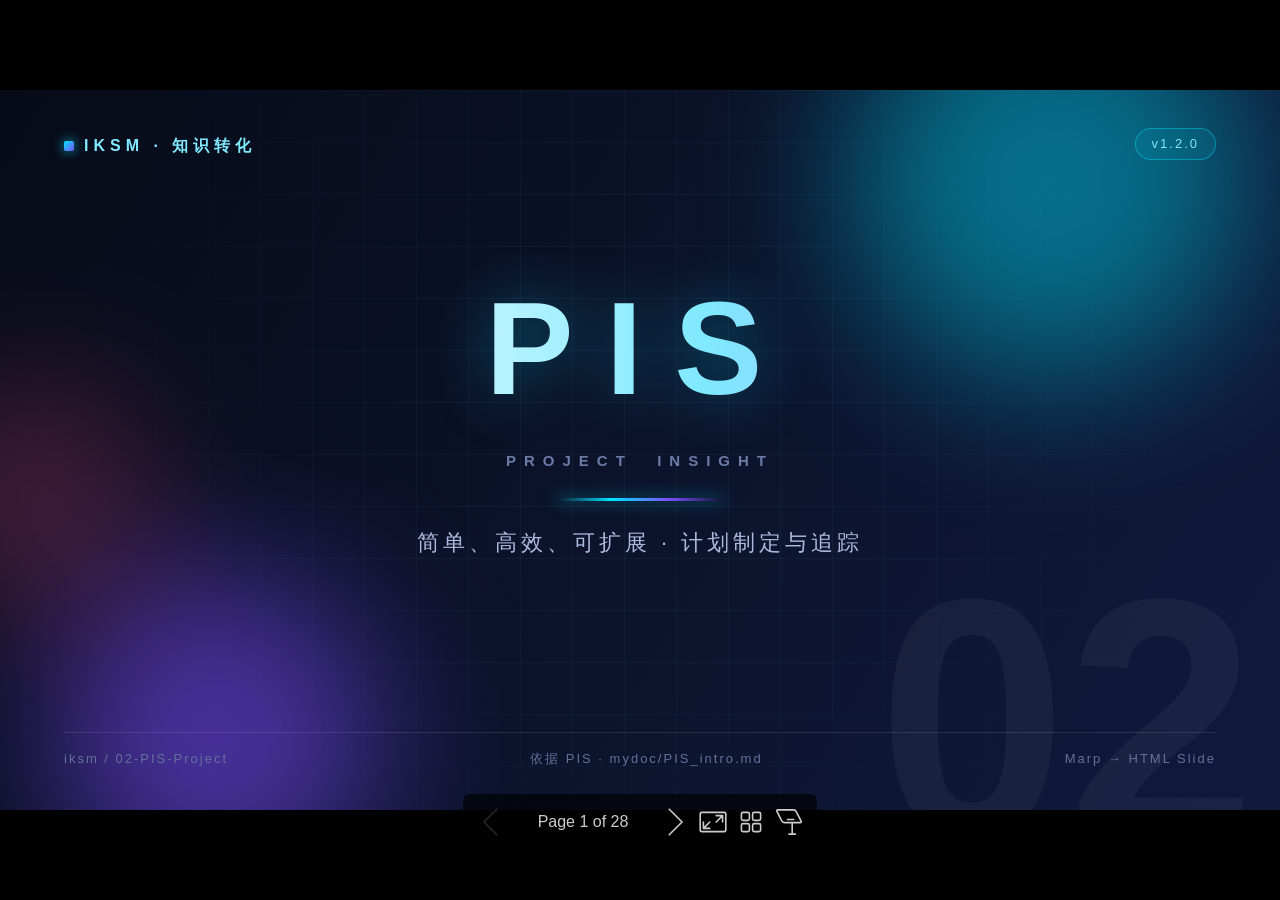
<file: output/002-PIS-Project/v1.2.0/slides.html>
<!DOCTYPE html><html lang="en-US"><head><meta charset="UTF-8"><meta name="viewport" content="width=device-width,height=device-height,initial-scale=1.0"><meta name="apple-mobile-web-app-capable" content="yes"><meta http-equiv="X-UA-Compatible" content="ie=edge"><meta property="og:type" content="website"><meta name="twitter:card" content="summary"><style>@media screen{body[data-bespoke-view=""] .bespoke-marp-parent>.bespoke-marp-osc>button,body[data-bespoke-view=next] .bespoke-marp-parent>.bespoke-marp-osc>button,body[data-bespoke-view=overview] button.bespoke-marp-overview-close,body[data-bespoke-view=presenter] .bespoke-marp-presenter-container .bespoke-marp-presenter-info-container .bespoke-marp-presenter-info-page-area .bespoke-marp-presenter-info-page,body[data-bespoke-view=presenter] .bespoke-marp-presenter-container .bespoke-marp-presenter-info-container button,body[data-bespoke-view=presenter] .bespoke-marp-presenter-container .bespoke-marp-presenter-note-container button{appearance:none;background-color:initial;border:0;color:inherit;cursor:pointer;font-size:inherit;opacity:.8;outline:none;padding:0;transition:opacity .2s linear;-webkit-tap-highlight-color:transparent}body[data-bespoke-view=""] .bespoke-marp-parent>.bespoke-marp-osc>button:disabled,body[data-bespoke-view=next] .bespoke-marp-parent>.bespoke-marp-osc>button:disabled,body[data-bespoke-view=overview] button.bespoke-marp-overview-close:disabled,body[data-bespoke-view=presenter] .bespoke-marp-presenter-container .bespoke-marp-presenter-info-container .bespoke-marp-presenter-info-page-area .bespoke-marp-presenter-info-page:disabled,body[data-bespoke-view=presenter] .bespoke-marp-presenter-container .bespoke-marp-presenter-info-container button:disabled,body[data-bespoke-view=presenter] .bespoke-marp-presenter-container .bespoke-marp-presenter-note-container button:disabled{cursor:not-allowed;opacity:.15!important}body[data-bespoke-view=""] .bespoke-marp-parent>.bespoke-marp-osc>button:hover,body[data-bespoke-view=next] .bespoke-marp-parent>.bespoke-marp-osc>button:hover,body[data-bespoke-view=overview] button.bespoke-marp-overview-close:hover,body[data-bespoke-view=presenter] .bespoke-marp-presenter-container .bespoke-marp-presenter-info-container .bespoke-marp-presenter-info-page-area .bespoke-marp-presenter-info-page:hover,body[data-bespoke-view=presenter] .bespoke-marp-presenter-container .bespoke-marp-presenter-info-container button:hover,body[data-bespoke-view=presenter] .bespoke-marp-presenter-container .bespoke-marp-presenter-note-container button:hover{opacity:1}body[data-bespoke-view=""] .bespoke-marp-parent>.bespoke-marp-osc>button:hover:active,body[data-bespoke-view=next] .bespoke-marp-parent>.bespoke-marp-osc>button:hover:active,body[data-bespoke-view=overview] button.bespoke-marp-overview-close:hover:active,body[data-bespoke-view=presenter] .bespoke-marp-presenter-container .bespoke-marp-presenter-info-container .bespoke-marp-presenter-info-page-area .bespoke-marp-presenter-info-page:hover:active,body[data-bespoke-view=presenter] .bespoke-marp-presenter-container .bespoke-marp-presenter-info-container button:hover:active,body[data-bespoke-view=presenter] .bespoke-marp-presenter-container .bespoke-marp-presenter-note-container button:hover:active{opacity:.6}body[data-bespoke-view=""] .bespoke-marp-parent>.bespoke-marp-osc>button:hover:not(:disabled),body[data-bespoke-view=next] .bespoke-marp-parent>.bespoke-marp-osc>button:hover:not(:disabled),body[data-bespoke-view=overview] button.bespoke-marp-overview-close:hover:not(:disabled),body[data-bespoke-view=presenter] .bespoke-marp-presenter-container .bespoke-marp-presenter-info-container .bespoke-marp-presenter-info-page-area .bespoke-marp-presenter-info-page:hover:not(:disabled),body[data-bespoke-view=presenter] .bespoke-marp-presenter-container .bespoke-marp-presenter-info-container button:hover:not(:disabled),body[data-bespoke-view=presenter] .bespoke-marp-presenter-container .bespoke-marp-presenter-note-container button:hover:not(:disabled){transition:none}body[data-bespoke-view=""] .bespoke-marp-parent>.bespoke-marp-osc>button[data-bespoke-marp-osc=prev],body[data-bespoke-view=next] .bespoke-marp-parent>.bespoke-marp-osc>button[data-bespoke-marp-osc=prev],body[data-bespoke-view=presenter] .bespoke-marp-presenter-container .bespoke-marp-presenter-info-container button.bespoke-marp-presenter-info-page-prev{background:#0000 url("[data-uri]") no-repeat 50%;background-size:contain;overflow:hidden;text-indent:100%;white-space:nowrap}body[data-bespoke-view=""] .bespoke-marp-parent>.bespoke-marp-osc>button[data-bespoke-marp-osc=next],body[data-bespoke-view=next] .bespoke-marp-parent>.bespoke-marp-osc>button[data-bespoke-marp-osc=next],body[data-bespoke-view=presenter] .bespoke-marp-presenter-container .bespoke-marp-presenter-info-container button.bespoke-marp-presenter-info-page-next{background:#0000 url("[data-uri]") no-repeat 50%;background-size:contain;overflow:hidden;text-indent:100%;white-space:nowrap}:is(body[data-bespoke-view=""],body[data-bespoke-view=next]) .bespoke-marp-parent>.bespoke-marp-osc>button[data-bespoke-marp-osc=fullscreen]{background:#0000 url("[data-uri]") no-repeat 50%;background-size:contain;overflow:hidden;text-indent:100%;white-space:nowrap}:is(body[data-bespoke-view=""],body[data-bespoke-view=next]) .bespoke-marp-parent>.bespoke-marp-osc>button.exit[data-bespoke-marp-osc=fullscreen]{background-image:url("[data-uri]")}:is(body[data-bespoke-view=""],body[data-bespoke-view=next]) .bespoke-marp-parent>.bespoke-marp-osc>button[data-bespoke-marp-osc=presenter]{background:#0000 url("[data-uri]") no-repeat 50%;background-size:contain;overflow:hidden;text-indent:100%;white-space:nowrap}body[data-bespoke-view=overview] button.bespoke-marp-overview-close,body[data-bespoke-view=presenter] .bespoke-marp-presenter-container .bespoke-marp-presenter-note-container button.bespoke-marp-presenter-note-bigger{background:#0000 url("[data-uri]") no-repeat 50%;background-size:contain;overflow:hidden;text-indent:100%;white-space:nowrap}body[data-bespoke-view=presenter] .bespoke-marp-presenter-container .bespoke-marp-presenter-note-container button.bespoke-marp-presenter-note-smaller{background:#0000 url("[data-uri]") no-repeat 50%;background-size:contain;overflow:hidden;text-indent:100%;white-space:nowrap}:is(body[data-bespoke-view=""],body[data-bespoke-view=next]) .bespoke-marp-parent>.bespoke-marp-osc>button[data-bespoke-marp-osc=overview]{background:#0000 url("[data-uri]") no-repeat 50%;background-size:contain;overflow:hidden;text-indent:100%;white-space:nowrap}}@keyframes __bespoke_marp_transition_reduced_outgoing__{0%{opacity:1}to{opacity:0}}@keyframes __bespoke_marp_transition_reduced_incoming__{0%{mix-blend-mode:plus-lighter;opacity:0}to{mix-blend-mode:plus-lighter;opacity:1}}.bespoke-marp-note,.bespoke-marp-osc,.bespoke-progress-parent{display:none;transition:none}@media screen{::view-transition-group(*){animation-duration:var(--marp-bespoke-transition-animation-duration,.5s);animation-timing-function:ease}::view-transition-new(*),::view-transition-old(*){animation-delay:0s;animation-direction:var(--marp-bespoke-transition-animation-direction,normal);animation-duration:var(--marp-bespoke-transition-animation-duration,.5s);animation-fill-mode:both;animation-name:var(--marp-bespoke-transition-animation-name,var(--marp-bespoke-transition-animation-name-fallback,__bespoke_marp_transition_no_animation__));mix-blend-mode:normal}::view-transition-old(*){--marp-bespoke-transition-animation-name-fallback:__bespoke_marp_transition_reduced_outgoing__;animation-timing-function:ease}::view-transition-new(*){--marp-bespoke-transition-animation-name-fallback:__bespoke_marp_transition_reduced_incoming__;animation-timing-function:ease}::view-transition-new(root),::view-transition-old(root){animation-timing-function:linear}::view-transition-new(__bespoke_marp_transition_osc__),::view-transition-old(__bespoke_marp_transition_osc__){animation-duration:0s!important;animation-name:__bespoke_marp_transition_osc__!important}::view-transition-new(__bespoke_marp_transition_osc__){opacity:0!important}.bespoke-marp-transition-warming-up::view-transition-group(*),.bespoke-marp-transition-warming-up::view-transition-new(*),.bespoke-marp-transition-warming-up::view-transition-old(*){animation-play-state:paused!important}body,html{height:100%;margin:0}body{background:#000;overflow:hidden}svg.bespoke-marp-slide{content-visibility:hidden;interactivity:inert;opacity:0;pointer-events:none;z-index:-1}svg.bespoke-marp-slide:not(.bespoke-marp-active) *{view-transition-name:none!important}svg.bespoke-marp-slide.bespoke-marp-active{content-visibility:visible;interactivity:auto;opacity:1;pointer-events:auto;z-index:0}svg.bespoke-marp-slide.bespoke-marp-active.bespoke-marp-active-ready *{animation-name:__bespoke_marp__!important}@supports not (content-visibility:hidden){svg.bespoke-marp-slide[data-bespoke-marp-load=hideable]{display:none}svg.bespoke-marp-slide[data-bespoke-marp-load=hideable].bespoke-marp-active{display:block}}}@media screen and (prefers-reduced-motion:reduce){svg.bespoke-marp-slide *{view-transition-name:none!important}}@media screen{[data-bespoke-marp-fragment=inactive]{visibility:hidden}:is(body[data-bespoke-view=""],body[data-bespoke-view=next]) .bespoke-marp-parent{inset:0;position:absolute}:is(body[data-bespoke-view=""],body[data-bespoke-view=next]) .bespoke-marp-parent>.bespoke-marp-osc{background:#000000a6;border-radius:7px;bottom:50px;color:#fff;contain:paint;display:block;font-family:Helvetica,Arial,sans-serif;font-size:16px;left:50%;line-height:0;opacity:1;padding:12px;position:absolute;touch-action:manipulation;transform:translateX(-50%);transition:opacity .2s linear;-webkit-user-select:none;user-select:none;view-transition-name:__bespoke_marp_transition_osc__;white-space:nowrap;will-change:transform;z-index:1}:is(body[data-bespoke-view=""],body[data-bespoke-view=next]) .bespoke-marp-parent>.bespoke-marp-osc>:where(*){margin-left:6px}:is(body[data-bespoke-view=""],body[data-bespoke-view=next]) .bespoke-marp-parent>.bespoke-marp-osc>:where(*):where(:first-child){margin-left:0}:is(body[data-bespoke-view=""],body[data-bespoke-view=next]) .bespoke-marp-parent>.bespoke-marp-osc>span{opacity:.8}:is(body[data-bespoke-view=""],body[data-bespoke-view=next]) .bespoke-marp-parent>.bespoke-marp-osc>span[data-bespoke-marp-osc=page]{display:inline-block;min-width:140px;text-align:center}:is(body[data-bespoke-view=""],body[data-bespoke-view=next]) .bespoke-marp-parent>.bespoke-marp-osc>button[data-bespoke-marp-osc=fullscreen],:is(body[data-bespoke-view=""],body[data-bespoke-view=next]) .bespoke-marp-parent>.bespoke-marp-osc>button[data-bespoke-marp-osc=next],:is(body[data-bespoke-view=""],body[data-bespoke-view=next]) .bespoke-marp-parent>.bespoke-marp-osc>button[data-bespoke-marp-osc=overview],:is(body[data-bespoke-view=""],body[data-bespoke-view=next]) .bespoke-marp-parent>.bespoke-marp-osc>button[data-bespoke-marp-osc=presenter],:is(body[data-bespoke-view=""],body[data-bespoke-view=next]) .bespoke-marp-parent>.bespoke-marp-osc>button[data-bespoke-marp-osc=prev]{height:32px;line-height:32px;width:32px}:is(body[data-bespoke-view=""],body[data-bespoke-view=next]) .bespoke-marp-parent.bespoke-marp-inactive{cursor:none}:is(body[data-bespoke-view=""],body[data-bespoke-view=next]) .bespoke-marp-parent.bespoke-marp-inactive>.bespoke-marp-osc{opacity:0;pointer-events:none}:is(body[data-bespoke-view=""],body[data-bespoke-view=next]) svg.bespoke-marp-slide{height:100%;left:0;position:absolute;top:0;width:100%}body[data-bespoke-view=""] .bespoke-progress-parent{background:#222;display:flex;height:5px;width:100%}body[data-bespoke-view=""] .bespoke-progress-parent+:where(.bespoke-marp-parent){top:5px}body[data-bespoke-view=""] .bespoke-progress-parent .bespoke-progress-bar{background:#0288d1;flex:0 0 0;transition:flex-basis .2s cubic-bezier(0,1,1,1)}body[data-bespoke-view=next]{background:#0000}body[data-bespoke-view=presenter]{background:#161616}body[data-bespoke-view=presenter] .bespoke-marp-presenter-container{display:grid;font-family:Helvetica,Arial,sans-serif;grid-template:"current dragbar next" minmax(140px,1fr) "current dragbar note" 2fr "info    dragbar note" 3em;grid-template-columns:minmax(3px,var(--bespoke-marp-presenter-split-ratio,66%)) 0 minmax(3px,1fr);height:100%;left:0;position:absolute;top:0;width:100%}body[data-bespoke-view=presenter] .bespoke-marp-presenter-container :where(.bespoke-marp-parent){grid-area:current;overflow:hidden;position:relative}body[data-bespoke-view=presenter] .bespoke-marp-presenter-container :where(.bespoke-marp-parent) :where(svg.bespoke-marp-slide){height:calc(100% - 40px);left:20px;pointer-events:none;position:absolute;top:20px;-webkit-user-select:none;user-select:none;width:calc(100% - 40px)}body[data-bespoke-view=presenter] .bespoke-marp-presenter-container :where(.bespoke-marp-parent) :where(svg.bespoke-marp-slide).bespoke-marp-active{filter:drop-shadow(0 3px 10px rgba(0,0,0,.5))}body[data-bespoke-view=presenter] .bespoke-marp-presenter-container .bespoke-marp-presenter-dragbar-container{background:#0288d1;cursor:col-resize;grid-area:dragbar;margin-left:-3px;opacity:0;position:relative;transition:opacity .4s linear .1s;width:6px;z-index:10}body[data-bespoke-view=presenter] .bespoke-marp-presenter-container .bespoke-marp-presenter-dragbar-container:hover{opacity:1}body[data-bespoke-view=presenter] .bespoke-marp-presenter-container .bespoke-marp-presenter-dragbar-container.active{opacity:1;transition-delay:0s}body[data-bespoke-view=presenter] .bespoke-marp-presenter-container .bespoke-marp-presenter-next-container{background:#222;cursor:pointer;display:none;grid-area:next;overflow:hidden;position:relative}body[data-bespoke-view=presenter] .bespoke-marp-presenter-container .bespoke-marp-presenter-next-container.active{display:block}body[data-bespoke-view=presenter] .bespoke-marp-presenter-container .bespoke-marp-presenter-next-container iframe.bespoke-marp-presenter-next{background:#0000;border:0;display:block;filter:drop-shadow(0 3px 10px rgba(0,0,0,.5));height:calc(100% - 40px);left:20px;pointer-events:none;position:absolute;interactivity:inert;top:20px;-webkit-user-select:none;user-select:none;width:calc(100% - 40px)}body[data-bespoke-view=presenter] .bespoke-marp-presenter-container .bespoke-marp-presenter-note-container{background:#222;color:#eee;grid-area:note;position:relative;z-index:1}body[data-bespoke-view=presenter] .bespoke-marp-presenter-container .bespoke-marp-presenter-note-container button{height:1.5em;line-height:1.5em;width:1.5em}body[data-bespoke-view=presenter] .bespoke-marp-presenter-container .bespoke-marp-presenter-note-container .bespoke-marp-presenter-note-wrapper{display:block;inset:0;position:absolute}body[data-bespoke-view=presenter] .bespoke-marp-presenter-container .bespoke-marp-presenter-note-container .bespoke-marp-presenter-note-buttons{background:#000000a6;border-radius:4px;bottom:0;display:flex;gap:4px;margin:12px;opacity:0;padding:6px;pointer-events:none;position:absolute;right:0;transition:opacity .2s linear}body[data-bespoke-view=presenter] .bespoke-marp-presenter-container .bespoke-marp-presenter-note-container .bespoke-marp-presenter-note-buttons:focus-within,body[data-bespoke-view=presenter] .bespoke-marp-presenter-container .bespoke-marp-presenter-note-container .bespoke-marp-presenter-note-wrapper:focus-within+.bespoke-marp-presenter-note-buttons,body[data-bespoke-view=presenter] .bespoke-marp-presenter-container .bespoke-marp-presenter-note-container:hover .bespoke-marp-presenter-note-buttons{opacity:1;pointer-events:auto}body[data-bespoke-view=presenter] .bespoke-marp-presenter-container .bespoke-marp-presenter-note-container .bespoke-marp-note{box-sizing:border-box;font-size:calc(1.1em*var(--bespoke-marp-note-font-scale, 1));height:calc(100% - 40px);margin:20px;overflow:auto;padding-right:3px;white-space:pre-wrap;width:calc(100% - 40px);word-wrap:break-word;scrollbar-color:#eeeeee80 #0000;scrollbar-width:thin}body[data-bespoke-view=presenter] .bespoke-marp-presenter-container .bespoke-marp-presenter-note-container .bespoke-marp-note::-webkit-scrollbar{width:6px}body[data-bespoke-view=presenter] .bespoke-marp-presenter-container .bespoke-marp-presenter-note-container .bespoke-marp-note::-webkit-scrollbar-track{background:#0000}body[data-bespoke-view=presenter] .bespoke-marp-presenter-container .bespoke-marp-presenter-note-container .bespoke-marp-note::-webkit-scrollbar-thumb{background:#eeeeee80;border-radius:6px}body[data-bespoke-view=presenter] .bespoke-marp-presenter-container .bespoke-marp-presenter-note-container .bespoke-marp-note:empty{pointer-events:none}body[data-bespoke-view=presenter] .bespoke-marp-presenter-container .bespoke-marp-presenter-note-container .bespoke-marp-note.active{display:block}body[data-bespoke-view=presenter] .bespoke-marp-presenter-container .bespoke-marp-presenter-note-container .bespoke-marp-note p:first-child{margin-top:0}body[data-bespoke-view=presenter] .bespoke-marp-presenter-container .bespoke-marp-presenter-note-container .bespoke-marp-note p:last-child{margin-bottom:0}body[data-bespoke-view=presenter] .bespoke-marp-presenter-container .bespoke-marp-presenter-info-container{align-items:center;box-sizing:border-box;color:#eee;display:flex;flex-wrap:nowrap;grid-area:info;justify-content:center;overflow:hidden;padding:0 10px}body[data-bespoke-view=presenter] .bespoke-marp-presenter-container .bespoke-marp-presenter-info-container :is(.bespoke-marp-presenter-info-page-area,.bespoke-marp-presenter-info-time,.bespoke-marp-presenter-info-timer){box-sizing:border-box;display:block;padding:0 10px;white-space:nowrap;width:100%}body[data-bespoke-view=presenter] .bespoke-marp-presenter-container .bespoke-marp-presenter-info-container button{height:1.5em;line-height:1.5em;width:1.5em}body[data-bespoke-view=presenter] .bespoke-marp-presenter-container .bespoke-marp-presenter-info-container .bespoke-marp-presenter-info-page-area{order:2;text-align:center}body[data-bespoke-view=presenter] .bespoke-marp-presenter-container .bespoke-marp-presenter-info-container .bespoke-marp-presenter-info-page-area .bespoke-marp-presenter-info-page{display:inline-block;min-width:120px;text-align:center}body[data-bespoke-view=presenter] .bespoke-marp-presenter-container .bespoke-marp-presenter-info-container .bespoke-marp-presenter-info-time{color:#999;order:1;text-align:left}body[data-bespoke-view=presenter] .bespoke-marp-presenter-container .bespoke-marp-presenter-info-container .bespoke-marp-presenter-info-timer{color:#999;order:3;text-align:right}body[data-bespoke-view=presenter] .bespoke-marp-presenter-container .bespoke-marp-presenter-info-container .bespoke-marp-presenter-info-timer:hover{cursor:pointer}body[data-bespoke-view=overview]{background:#161616;overflow:auto}body[data-bespoke-view=overview] [data-bespoke-marp-fragment=inactive]{visibility:visible}body[data-bespoke-view=overview] .bespoke-marp-overview-header{backdrop-filter:blur(4px);background:#222222d9;box-shadow:0 3px 10px #00000080;box-sizing:border-box;display:flex;height:48px;inset:0 0 auto;justify-content:flex-end;padding:10px;position:fixed;z-index:1}body[data-bespoke-view=overview] button.bespoke-marp-overview-close{height:28px;line-height:28px;transform:rotate(45deg);width:28px}body[data-bespoke-view=overview] .bespoke-marp-parent{display:grid;gap:40px;grid-template-columns:repeat(auto-fit,minmax(0,240px));justify-content:space-around;padding:30px}body[data-bespoke-view=overview] .bespoke-marp-parent svg.bespoke-marp-slide{--bov-selected:#0000;--bov-focus:#161616;--bov-focus-outline:#0000;background-image:conic-gradient(#161616 0 0),conic-gradient(var(--bov-focus) 0 0),conic-gradient(var(--bov-focus-outline) 0 0),conic-gradient(var(--bov-selected) 0 0);background-position:5px 5px,3px 3px,2px 2px,0 0;background-repeat:no-repeat;background-size:calc(100% - 10px) calc(100% - 10px),calc(100% - 6px) calc(100% - 6px),calc(100% - 4px) calc(100% - 4px),100% 100%;content-visibility:visible;cursor:pointer;filter:drop-shadow(0 3px 10px rgba(0,0,0,.5));margin:-6px;padding:6px;interactivity:auto;opacity:1;outline:0;pointer-events:auto;scroll-margin-block:30px;width:100%;z-index:0}body[data-bespoke-view=overview] .bespoke-marp-parent svg.bespoke-marp-slide *,body[data-bespoke-view=overview] .bespoke-marp-parent svg.bespoke-marp-slide.bespoke-marp-active *{pointer-events:none;interactivity:inert}body[data-bespoke-view=overview] .bespoke-marp-parent :is(svg.bespoke-marp-slide:active,svg.bespoke-marp-slide:focus-visible,svg.bespoke-marp-slide:hover){--bov-focus-outline:#161616}body[data-bespoke-view=overview] .bespoke-marp-parent svg.bespoke-marp-slide:focus-visible,body[data-bespoke-view=overview] .bespoke-marp-parent svg.bespoke-marp-slide:hover{--bov-focus:#999}body[data-bespoke-view=overview] .bespoke-marp-parent svg.bespoke-marp-slide:active{--bov-focus:#eee}body[data-bespoke-view=overview] .bespoke-marp-parent svg.bespoke-marp-slide.bespoke-marp-active{--bov-selected:#0288d1}body[data-bespoke-view=overview]:has(.bespoke-marp-overview-header) .bespoke-marp-parent{padding-top:78px}body[data-bespoke-view=overview]:has(.bespoke-marp-overview-header) .bespoke-marp-parent svg.bespoke-marp-slide{scroll-margin-top:78px}.bespoke-marp-overview{background:#000000a6;inset:0;opacity:0;pointer-events:none;position:fixed;transition:opacity .1s ease;z-index:10}.bespoke-marp-overview iframe{background:#222;border:0;display:block;height:100%;left:0;position:absolute;top:0;width:100%}.bespoke-marp-overview[data-open="1"]{opacity:1;pointer-events:auto}}@media print{.bespoke-marp-overview,.bespoke-marp-presenter-info-container,.bespoke-marp-presenter-next-container,.bespoke-marp-presenter-note-container{display:none}}</style><style>div#\:\$p > svg > foreignObject > section{width:1280px;height:720px;box-sizing:border-box;overflow:hidden;position:relative;scroll-snap-align:center center;-webkit-text-size-adjust:100%;text-size-adjust:100%}div#\:\$p > svg > foreignObject > section::after{bottom:0;content:attr(data-marpit-pagination);padding:inherit;pointer-events:none;position:absolute;right:0}div#\:\$p > svg > foreignObject > section:not([data-marpit-pagination])::after{display:none}div#\:\$p > svg > foreignObject > section :where(:is(h1, marp-h1)){font-size:2em;margin-block:0.67em}div#\:\$p > svg > foreignObject > section section:where(:is(h1, marp-h1)){--marpit-root-font-size: 2em}div#\:\$p > svg > foreignObject > section video::-webkit-media-controls{will-change:transform}@page {size:1280px 720px;margin:0}@media print{html, body{background-color:#fff;margin:0;page-break-inside:avoid;break-inside:avoid-page}div#\:\$p > svg > foreignObject > section{page-break-before:always;break-before:page}div#\:\$p > svg > foreignObject > section, div#\:\$p > svg > foreignObject > section *{-webkit-print-color-adjust:exact!important;animation-delay:0s!important;animation-duration:0s!important;color-adjust:exact!important;print-color-adjust:exact!important;transition:none!important}div#\:\$p > svg[data-marpit-svg]{display:block;height:100vh;width:100vw}}div#\:\$p > svg > foreignObject > :where(section){container-type:size}div#\:\$p > svg > foreignObject > section img[data-marp-twemoji]{background:transparent;height:1em;margin:0 .05em 0 .1em;vertical-align:-.1em;width:1em}div#\:\$p > svg > foreignObject > section{--fgColor-danger:light-dark(#d1242f, #f85149);--bgColor-attention-muted:light-dark(#fff8c5, #bb800926);--bgColor-muted:light-dark(#f6f8fa, #151b23);--bgColor-neutral-muted:light-dark(#818b981f, #656c7633);--borderColor-accent-emphasis:light-dark(#0969da, #1f6feb);--borderColor-attention-emphasis:light-dark(#9a6700, #9e6a03);--borderColor-danger-emphasis:light-dark(#cf222e, #da3633);--borderColor-default:light-dark(#d1d9e0, #3d444d);--borderColor-done-emphasis:light-dark(#8250df, #8957e5);--borderColor-success-emphasis:light-dark(#1a7f37, #238636);--color-prettylights-syntax-brackethighlighter-angle:light-dark(#59636e, #9198a1);--color-prettylights-syntax-brackethighlighter-unmatched:light-dark(#82071e, #f85149);--color-prettylights-syntax-carriage-return-bg:light-dark(#cf222e, #b62324);--color-prettylights-syntax-carriage-return-text:light-dark(#f6f8fa, #f0f6fc);--color-prettylights-syntax-comment:light-dark(#59636e, #9198a1);--color-prettylights-syntax-constant:light-dark(#0550ae, #79c0ff);--color-prettylights-syntax-constant-other-reference-link:light-dark(#0a3069, #a5d6ff);--color-prettylights-syntax-entity:light-dark(#6639ba, #d2a8ff);--color-prettylights-syntax-entity-tag:light-dark(#0550ae, #7ee787);--color-prettylights-syntax-invalid-illegal-text:light-dark(var(--fgColor-danger), var(--fgColor-danger));--color-prettylights-syntax-keyword:light-dark(#cf222e, #ff7b72);--color-prettylights-syntax-markup-changed-bg:light-dark(#ffd8b5, #5a1e02);--color-prettylights-syntax-markup-changed-text:light-dark(#953800, #ffdfb6);--color-prettylights-syntax-markup-deleted-bg:light-dark(#ffebe9, #67060c);--color-prettylights-syntax-markup-deleted-text:light-dark(#82071e, #ffdcd7);--color-prettylights-syntax-markup-heading:light-dark(#0550ae, #1f6feb);--color-prettylights-syntax-markup-ignored-bg:light-dark(#0550ae, #1158c7);--color-prettylights-syntax-markup-ignored-text:light-dark(#d1d9e0, #f0f6fc);--color-prettylights-syntax-markup-inserted-bg:light-dark(#dafbe1, #033a16);--color-prettylights-syntax-markup-inserted-text:light-dark(#116329, #aff5b4);--color-prettylights-syntax-markup-list:light-dark(#3b2300, #f2cc60);--color-prettylights-syntax-meta-diff-range:light-dark(#8250df, #d2a8ff);--color-prettylights-syntax-string:light-dark(#0a3069, #a5d6ff);--color-prettylights-syntax-string-regexp:light-dark(#116329, #7ee787);--color-prettylights-syntax-sublimelinter-gutter-mark:light-dark(#818b98, #3d444d);--color-prettylights-syntax-variable:light-dark(#953800, #ffa657);--fgColor-accent:light-dark(#0969da, #4493f8);--fgColor-attention:light-dark(#9a6700, #d29922);--fgColor-done:light-dark(#8250df, #ab7df8);--fgColor-muted:light-dark(#59636e, #9198a1);--fgColor-success:light-dark(#1a7f37, #3fb950);--bgColor-default:light-dark(#fff, #0d1117);--borderColor-muted:light-dark(#d1d9e0b3, #3d444db3);--color-prettylights-syntax-invalid-illegal-bg:light-dark(var(--bgColor-danger-muted), var(--bgColor-danger-muted));--color-prettylights-syntax-markup-bold:light-dark(#1f2328, #f0f6fc);--color-prettylights-syntax-markup-italic:light-dark(#1f2328, #f0f6fc);--color-prettylights-syntax-storage-modifier-import:light-dark(#1f2328, #f0f6fc);--fgColor-default:light-dark(#1f2328, #f0f6fc);--focus-outlineColor:light-dark(var(--borderColor-accent-emphasis), var(--borderColor-accent-emphasis));--borderColor-neutral-muted:light-dark(var(--borderColor-muted), var(--borderColor-muted));--base-size-16:calc(var(--marpit-root-font-size, 1rem) * 1);--base-size-24:calc(var(--marpit-root-font-size, 1rem) * 1.5);--base-size-4:calc(var(--marpit-root-font-size, 1rem) * 0.25);--base-size-40:calc(var(--marpit-root-font-size, 1rem) * 2.5);--base-size-8:calc(var(--marpit-root-font-size, 1rem) * 0.5);--base-text-weight-medium:500;--base-text-weight-normal:400;--base-text-weight-semibold:600;--fontStack-monospace:ui-monospace, SFMono-Regular, SF Mono, Menlo, Consolas, Liberation Mono, monospace;--fontStack-sansSerif:-apple-system, BlinkMacSystemFont, "Segoe UI", "Noto Sans", Helvetica, Arial, sans-serif, "Apple Color Emoji", "Segoe UI Emoji";}/*!
 * Marp default theme.
 *
 * @theme default
 * @author Yuki Hattori
 *
 * @auto-scaling true
 * @size 16:9 1280px 720px
 * @size 4:3 960px 720px
 */div#\:\$p > svg > foreignObject > section [data-theme=light],div#\:\$p > svg > foreignObject > section{color-scheme:light}div#\:\$p > svg > foreignObject > section [data-theme=dark],div#\:\$p > svg > foreignObject > section:where(.invert){color-scheme:dark}div#\:\$p > svg > foreignObject > section{-ms-text-size-adjust:100%;-webkit-text-size-adjust:100%;margin:0;font-weight:var(--base-text-weight-normal, 400);color:var(--fgColor-default);background-color:var(--bgColor-default);font-family:var(--fontStack-sansSerif, -apple-system, BlinkMacSystemFont, "Segoe UI", "Noto Sans", Helvetica, Arial, sans-serif, "Apple Color Emoji", "Segoe UI Emoji");font-size:16px;line-height:1.5;word-wrap:break-word}div#\:\$p > svg > foreignObject > section{--marpit-root-font-size:16px}div#\:\$p > svg > foreignObject > section a{text-decoration:underline;text-underline-offset:calc(var(--marpit-root-font-size, 1rem) * .2)}div#\:\$p > svg > foreignObject > section :is(h1, marp-h1):hover .anchor .octicon-link:before,div#\:\$p > svg > foreignObject > section :is(h2, marp-h2):hover .anchor .octicon-link:before,div#\:\$p > svg > foreignObject > section :is(h3, marp-h3):hover .anchor .octicon-link:before,div#\:\$p > svg > foreignObject > section :is(h4, marp-h4):hover .anchor .octicon-link:before,div#\:\$p > svg > foreignObject > section :is(h5, marp-h5):hover .anchor .octicon-link:before,div#\:\$p > svg > foreignObject > section :is(h6, marp-h6):hover .anchor .octicon-link:before{width:16px;height:16px;content:" ";display:inline-block;background-color:currentColor;-webkit-mask-image:url('data:image/svg+xml;charset=utf-8,<svg xmlns="http://www.w3.org/2000/svg" aria-hidden="true" viewBox="0 0 16 16"><path fill-rule="evenodd" d="M7.775 3.275a.75.75 0 0 0 1.06 1.06l1.25-1.25a2 2 0 1 1 2.83 2.83l-2.5 2.5a2 2 0 0 1-2.83 0 .75.75 0 0 0-1.06 1.06 3.5 3.5 0 0 0 4.95 0l2.5-2.5a3.5 3.5 0 0 0-4.95-4.95zm-4.69 9.64a2 2 0 0 1 0-2.83l2.5-2.5a2 2 0 0 1 2.83 0 .75.75 0 0 0 1.06-1.06 3.5 3.5 0 0 0-4.95 0l-2.5 2.5a3.5 3.5 0 0 0 4.95 4.95l1.25-1.25a.75.75 0 0 0-1.06-1.06l-1.25 1.25a2 2 0 0 1-2.83 0"/></svg>');mask-image:url('data:image/svg+xml;charset=utf-8,<svg xmlns="http://www.w3.org/2000/svg" aria-hidden="true" viewBox="0 0 16 16"><path fill-rule="evenodd" d="M7.775 3.275a.75.75 0 0 0 1.06 1.06l1.25-1.25a2 2 0 1 1 2.83 2.83l-2.5 2.5a2 2 0 0 1-2.83 0 .75.75 0 0 0-1.06 1.06 3.5 3.5 0 0 0 4.95 0l2.5-2.5a3.5 3.5 0 0 0-4.95-4.95zm-4.69 9.64a2 2 0 0 1 0-2.83l2.5-2.5a2 2 0 0 1 2.83 0 .75.75 0 0 0 1.06-1.06 3.5 3.5 0 0 0-4.95 0l-2.5 2.5a3.5 3.5 0 0 0 4.95 4.95l1.25-1.25a.75.75 0 0 0-1.06-1.06l-1.25 1.25a2 2 0 0 1-2.83 0"/></svg>')}div#\:\$p > svg > foreignObject > section details,div#\:\$p > svg > foreignObject > section figcaption,div#\:\$p > svg > foreignObject > section figure{display:block}div#\:\$p > svg > foreignObject > section summary{display:list-item}div#\:\$p > svg > foreignObject > section [hidden]{display:none!important}div#\:\$p > svg > foreignObject > section a{background-color:transparent;color:var(--fgColor-accent);text-decoration:none}div#\:\$p > svg > foreignObject > section abbr[title]{border-bottom:none;-webkit-text-decoration:underline dotted;text-decoration:underline dotted}div#\:\$p > svg > foreignObject > section b,div#\:\$p > svg > foreignObject > section strong{font-weight:var(--base-text-weight-semibold, 600)}div#\:\$p > svg > foreignObject > section dfn{font-style:italic}div#\:\$p > svg > foreignObject > section :is(h1, marp-h1){margin:.67em 0;font-weight:var(--base-text-weight-semibold, 600);padding-bottom:.3em;font-size:2em;border-bottom:1px solid var(--borderColor-muted)}div#\:\$p > svg > foreignObject > section mark{background-color:var(--bgColor-attention-muted);color:var(--fgColor-default)}div#\:\$p > svg > foreignObject > section small{font-size:90%}div#\:\$p > svg > foreignObject > section sub,div#\:\$p > svg > foreignObject > section sup{font-size:75%;line-height:0;position:relative;vertical-align:baseline}div#\:\$p > svg > foreignObject > section sub{bottom:-.25em}div#\:\$p > svg > foreignObject > section sup{top:-.5em}div#\:\$p > svg > foreignObject > section img{border-style:none;max-width:100%;box-sizing:content-box}div#\:\$p > svg > foreignObject > section code,div#\:\$p > svg > foreignObject > section kbd,div#\:\$p > svg > foreignObject > section :is(pre, marp-pre),div#\:\$p > svg > foreignObject > section samp{font-family:monospace;font-size:1em}div#\:\$p > svg > foreignObject > section figure{margin:1em var(--base-size-40)}div#\:\$p > svg > foreignObject > section hr{box-sizing:content-box;overflow:hidden;background:transparent;height:.25em;padding:0;margin:var(--base-size-24) 0;background-color:var(--borderColor-default);border:0}div#\:\$p > svg > foreignObject > section input{font:inherit;margin:0;overflow:visible;font-family:inherit;font-size:inherit;line-height:inherit}div#\:\$p > svg > foreignObject > section [type=button],div#\:\$p > svg > foreignObject > section [type=reset],div#\:\$p > svg > foreignObject > section [type=submit]{-webkit-appearance:button;-moz-appearance:button;appearance:button}div#\:\$p > svg > foreignObject > section [type=checkbox],div#\:\$p > svg > foreignObject > section [type=radio]{box-sizing:border-box;padding:0}div#\:\$p > svg > foreignObject > section [type=number]::-webkit-inner-spin-button,div#\:\$p > svg > foreignObject > section [type=number]::-webkit-outer-spin-button{height:auto}div#\:\$p > svg > foreignObject > section [type=search]::-webkit-search-cancel-button,div#\:\$p > svg > foreignObject > section [type=search]::-webkit-search-decoration{-webkit-appearance:none;appearance:none}div#\:\$p > svg > foreignObject > section ::-webkit-input-placeholder{color:inherit;opacity:.54}div#\:\$p > svg > foreignObject > section ::-webkit-file-upload-button{-webkit-appearance:button;appearance:button;font:inherit}div#\:\$p > svg > foreignObject > section a:hover{text-decoration:underline}div#\:\$p > svg > foreignObject > section ::-moz-placeholder{color:var(--fgColor-muted);opacity:1}div#\:\$p > svg > foreignObject > section ::placeholder{color:var(--fgColor-muted);opacity:1}div#\:\$p > svg > foreignObject > section hr:after,div#\:\$p > svg > foreignObject > section hr:before{display:table;content:""}div#\:\$p > svg > foreignObject > section hr:after{clear:both}div#\:\$p > svg > foreignObject > section table{border-spacing:0;border-collapse:collapse;display:block;width:-moz-max-content;width:max-content;max-width:100%;overflow:auto;font-variant:tabular-nums}div#\:\$p > svg > foreignObject > section td,div#\:\$p > svg > foreignObject > section th{padding:0}div#\:\$p > svg > foreignObject > section details summary{cursor:pointer}div#\:\$p > svg > foreignObject > section [role=button]:focus,div#\:\$p > svg > foreignObject > section a:focus,div#\:\$p > svg > foreignObject > section input[type=checkbox]:focus,div#\:\$p > svg > foreignObject > section input[type=radio]:focus{outline:2px solid var(--focus-outlineColor);outline-offset:-2px;box-shadow:none}div#\:\$p > svg > foreignObject > section [role=button]:focus:not(:focus-visible),div#\:\$p > svg > foreignObject > section a:focus:not(:focus-visible),div#\:\$p > svg > foreignObject > section input[type=checkbox]:focus:not(:focus-visible),div#\:\$p > svg > foreignObject > section input[type=radio]:focus:not(:focus-visible){outline:1px solid transparent}div#\:\$p > svg > foreignObject > section [role=button]:focus-visible,div#\:\$p > svg > foreignObject > section a:focus-visible,div#\:\$p > svg > foreignObject > section input[type=checkbox]:focus-visible,div#\:\$p > svg > foreignObject > section input[type=radio]:focus-visible{outline:2px solid var(--focus-outlineColor);outline-offset:-2px;box-shadow:none}div#\:\$p > svg > foreignObject > section a:not([class]):focus,div#\:\$p > svg > foreignObject > section a:not([class]):focus-visible,div#\:\$p > svg > foreignObject > section input[type=checkbox]:focus,div#\:\$p > svg > foreignObject > section input[type=checkbox]:focus-visible,div#\:\$p > svg > foreignObject > section input[type=radio]:focus,div#\:\$p > svg > foreignObject > section input[type=radio]:focus-visible{outline-offset:0}div#\:\$p > svg > foreignObject > section kbd{display:inline-block;padding:var(--base-size-4);font:11px var(--fontStack-monospace, ui-monospace, SFMono-Regular, SF Mono, Menlo, Consolas, Liberation Mono, monospace);line-height:10px;color:var(--fgColor-default);vertical-align:middle;background-color:var(--bgColor-muted);border-bottom-color:var(--borderColor-neutral-muted);border:1px solid var(--borderColor-neutral-muted);border-radius:6px;box-shadow:inset 0 -1px 0 var(--borderColor-neutral-muted)}div#\:\$p > svg > foreignObject > section :is(h1, marp-h1),div#\:\$p > svg > foreignObject > section :is(h2, marp-h2),div#\:\$p > svg > foreignObject > section :is(h3, marp-h3),div#\:\$p > svg > foreignObject > section :is(h4, marp-h4),div#\:\$p > svg > foreignObject > section :is(h5, marp-h5),div#\:\$p > svg > foreignObject > section :is(h6, marp-h6){margin-top:var(--base-size-24);margin-bottom:var(--base-size-16);font-weight:var(--base-text-weight-semibold, 600);line-height:1.25}div#\:\$p > svg > foreignObject > section :is(h2, marp-h2){padding-bottom:.3em;font-size:1.5em;border-bottom:1px solid var(--borderColor-muted)}div#\:\$p > svg > foreignObject > section :is(h2, marp-h2),div#\:\$p > svg > foreignObject > section :is(h3, marp-h3){font-weight:var(--base-text-weight-semibold, 600)}div#\:\$p > svg > foreignObject > section :is(h3, marp-h3){font-size:1.25em}div#\:\$p > svg > foreignObject > section :is(h4, marp-h4){font-size:1em}div#\:\$p > svg > foreignObject > section :is(h4, marp-h4),div#\:\$p > svg > foreignObject > section :is(h5, marp-h5){font-weight:var(--base-text-weight-semibold, 600)}div#\:\$p > svg > foreignObject > section :is(h5, marp-h5){font-size:.875em}div#\:\$p > svg > foreignObject > section :is(h6, marp-h6){font-weight:var(--base-text-weight-semibold, 600);font-size:.85em;color:var(--fgColor-muted)}div#\:\$p > svg > foreignObject > section p{margin-top:0;margin-bottom:10px}div#\:\$p > svg > foreignObject > section blockquote{margin:0;padding:0 1em;color:var(--fgColor-muted);border-left:.25em solid var(--borderColor-default)}div#\:\$p > svg > foreignObject > section ol,div#\:\$p > svg > foreignObject > section ul{margin-top:0;margin-bottom:0;padding-left:2em}div#\:\$p > svg > foreignObject > section ol ol,div#\:\$p > svg > foreignObject > section ul ol{list-style-type:lower-roman}div#\:\$p > svg > foreignObject > section ol ol ol,div#\:\$p > svg > foreignObject > section ol ul ol,div#\:\$p > svg > foreignObject > section ul ol ol,div#\:\$p > svg > foreignObject > section ul ul ol{list-style-type:lower-alpha}div#\:\$p > svg > foreignObject > section dd{margin-left:0}div#\:\$p > svg > foreignObject > section code,div#\:\$p > svg > foreignObject > section :is(pre, marp-pre),div#\:\$p > svg > foreignObject > section samp,div#\:\$p > svg > foreignObject > section tt{font-family:var(--fontStack-monospace, ui-monospace, SFMono-Regular, SF Mono, Menlo, Consolas, Liberation Mono, monospace);font-size:12px}div#\:\$p > svg > foreignObject > section :is(pre, marp-pre){margin-top:0;margin-bottom:0;word-wrap:normal}div#\:\$p > svg > foreignObject > section .octicon{display:inline-block;overflow:visible!important;vertical-align:text-bottom;fill:currentColor}div#\:\$p > svg > foreignObject > section input::-webkit-inner-spin-button,div#\:\$p > svg > foreignObject > section input::-webkit-outer-spin-button{margin:0;-webkit-appearance:none;appearance:none}div#\:\$p > svg > foreignObject > section .mr-2{margin-right:var(--base-size-8, 8px)!important}div#\:\$p > svg > foreignObject > section:after,div#\:\$p > svg > foreignObject > section:before{display:table}div#\:\$p > svg > foreignObject > section:after{clear:both}div#\:\$p > svg > foreignObject > section>:first-child{margin-top:0!important}div#\:\$p > svg > foreignObject > section>:last-child{margin-bottom:0!important}div#\:\$p > svg > foreignObject > section a:not([href]){color:inherit;text-decoration:none}div#\:\$p > svg > foreignObject > section .absent{color:var(--fgColor-danger)}div#\:\$p > svg > foreignObject > section .anchor{float:left;padding-right:var(--base-size-4);margin-left:-20px;line-height:1}div#\:\$p > svg > foreignObject > section .anchor:focus{outline:none}div#\:\$p > svg > foreignObject > section blockquote,div#\:\$p > svg > foreignObject > section details,div#\:\$p > svg > foreignObject > section dl,div#\:\$p > svg > foreignObject > section ol,div#\:\$p > svg > foreignObject > section p,div#\:\$p > svg > foreignObject > section :is(pre, marp-pre),div#\:\$p > svg > foreignObject > section table,div#\:\$p > svg > foreignObject > section ul{margin-top:0;margin-bottom:var(--base-size-16)}div#\:\$p > svg > foreignObject > section blockquote>:first-child{margin-top:0}div#\:\$p > svg > foreignObject > section blockquote>:last-child{margin-bottom:0}div#\:\$p > svg > foreignObject > section :is(h1, marp-h1) .octicon-link,div#\:\$p > svg > foreignObject > section :is(h2, marp-h2) .octicon-link,div#\:\$p > svg > foreignObject > section :is(h3, marp-h3) .octicon-link,div#\:\$p > svg > foreignObject > section :is(h4, marp-h4) .octicon-link,div#\:\$p > svg > foreignObject > section :is(h5, marp-h5) .octicon-link,div#\:\$p > svg > foreignObject > section :is(h6, marp-h6) .octicon-link{color:var(--fgColor-default);vertical-align:middle;visibility:hidden}div#\:\$p > svg > foreignObject > section :is(h1, marp-h1):hover .anchor,div#\:\$p > svg > foreignObject > section :is(h2, marp-h2):hover .anchor,div#\:\$p > svg > foreignObject > section :is(h3, marp-h3):hover .anchor,div#\:\$p > svg > foreignObject > section :is(h4, marp-h4):hover .anchor,div#\:\$p > svg > foreignObject > section :is(h5, marp-h5):hover .anchor,div#\:\$p > svg > foreignObject > section :is(h6, marp-h6):hover .anchor{text-decoration:none}div#\:\$p > svg > foreignObject > section :is(h1, marp-h1):hover .anchor .octicon-link,div#\:\$p > svg > foreignObject > section :is(h2, marp-h2):hover .anchor .octicon-link,div#\:\$p > svg > foreignObject > section :is(h3, marp-h3):hover .anchor .octicon-link,div#\:\$p > svg > foreignObject > section :is(h4, marp-h4):hover .anchor .octicon-link,div#\:\$p > svg > foreignObject > section :is(h5, marp-h5):hover .anchor .octicon-link,div#\:\$p > svg > foreignObject > section :is(h6, marp-h6):hover .anchor .octicon-link{visibility:visible}div#\:\$p > svg > foreignObject > section :is(h1, marp-h1) code,div#\:\$p > svg > foreignObject > section :is(h1, marp-h1) tt,div#\:\$p > svg > foreignObject > section :is(h2, marp-h2) code,div#\:\$p > svg > foreignObject > section :is(h2, marp-h2) tt,div#\:\$p > svg > foreignObject > section :is(h3, marp-h3) code,div#\:\$p > svg > foreignObject > section :is(h3, marp-h3) tt,div#\:\$p > svg > foreignObject > section :is(h4, marp-h4) code,div#\:\$p > svg > foreignObject > section :is(h4, marp-h4) tt,div#\:\$p > svg > foreignObject > section :is(h5, marp-h5) code,div#\:\$p > svg > foreignObject > section :is(h5, marp-h5) tt,div#\:\$p > svg > foreignObject > section :is(h6, marp-h6) code,div#\:\$p > svg > foreignObject > section :is(h6, marp-h6) tt{padding:0 .2em;font-size:inherit}div#\:\$p > svg > foreignObject > section summary :is(h1, marp-h1),div#\:\$p > svg > foreignObject > section summary :is(h2, marp-h2),div#\:\$p > svg > foreignObject > section summary :is(h3, marp-h3),div#\:\$p > svg > foreignObject > section summary :is(h4, marp-h4),div#\:\$p > svg > foreignObject > section summary :is(h5, marp-h5),div#\:\$p > svg > foreignObject > section summary :is(h6, marp-h6){display:inline-block}div#\:\$p > svg > foreignObject > section summary :is(h1, marp-h1) .anchor,div#\:\$p > svg > foreignObject > section summary :is(h2, marp-h2) .anchor,div#\:\$p > svg > foreignObject > section summary :is(h3, marp-h3) .anchor,div#\:\$p > svg > foreignObject > section summary :is(h4, marp-h4) .anchor,div#\:\$p > svg > foreignObject > section summary :is(h5, marp-h5) .anchor,div#\:\$p > svg > foreignObject > section summary :is(h6, marp-h6) .anchor{margin-left:-40px}div#\:\$p > svg > foreignObject > section summary :is(h1, marp-h1),div#\:\$p > svg > foreignObject > section summary :is(h2, marp-h2){padding-bottom:0;border-bottom:0}div#\:\$p > svg > foreignObject > section ol.no-list,div#\:\$p > svg > foreignObject > section ul.no-list{padding:0;list-style-type:none}div#\:\$p > svg > foreignObject > section ol[type="a s"]{list-style-type:lower-alpha}div#\:\$p > svg > foreignObject > section ol[type="A s"]{list-style-type:upper-alpha}div#\:\$p > svg > foreignObject > section ol[type="i s"]{list-style-type:lower-roman}div#\:\$p > svg > foreignObject > section ol[type="I s"]{list-style-type:upper-roman}div#\:\$p > svg > foreignObject > section div>ol:not([type]),div#\:\$p > svg > foreignObject > section ol[type="1"]{list-style-type:decimal}div#\:\$p > svg > foreignObject > section ol ol,div#\:\$p > svg > foreignObject > section ol ul,div#\:\$p > svg > foreignObject > section ul ol,div#\:\$p > svg > foreignObject > section ul ul{margin-top:0;margin-bottom:0}div#\:\$p > svg > foreignObject > section li>p{margin-top:var(--base-size-16)}div#\:\$p > svg > foreignObject > section li+li{margin-top:.25em}div#\:\$p > svg > foreignObject > section dl{padding:0}div#\:\$p > svg > foreignObject > section dl dt{padding:0;margin-top:var(--base-size-16);font-size:1em;font-style:italic;font-weight:var(--base-text-weight-semibold, 600)}div#\:\$p > svg > foreignObject > section dl dd{padding:0 var(--base-size-16);margin-bottom:var(--base-size-16)}div#\:\$p > svg > foreignObject > section table th{font-weight:var(--base-text-weight-semibold, 600)}div#\:\$p > svg > foreignObject > section table td,div#\:\$p > svg > foreignObject > section table th{padding:6px 13px;border:1px solid var(--borderColor-default)}div#\:\$p > svg > foreignObject > section table td>:last-child{margin-bottom:0}div#\:\$p > svg > foreignObject > section table tr{background-color:var(--bgColor-default);border-top:1px solid var(--borderColor-muted)}div#\:\$p > svg > foreignObject > section table tr:nth-child(2n){background-color:var(--bgColor-muted)}div#\:\$p > svg > foreignObject > section table img{background-color:transparent}div#\:\$p > svg > foreignObject > section img[align=right]{padding-left:20px}div#\:\$p > svg > foreignObject > section img[align=left]{padding-right:20px}div#\:\$p > svg > foreignObject > section .emoji{max-width:none;vertical-align:text-top;background-color:transparent}div#\:\$p > svg > foreignObject > section :is(span, marp-span).frame,div#\:\$p > svg > foreignObject > section :is(span, marp-span).frame>:is(span, marp-span){display:block;overflow:hidden}div#\:\$p > svg > foreignObject > section :is(span, marp-span).frame>:is(span, marp-span){float:left;width:auto;padding:7px;margin:13px 0 0;border:1px solid var(--borderColor-default)}div#\:\$p > svg > foreignObject > section :is(span, marp-span).frame :is(span, marp-span) img{display:block;float:left}div#\:\$p > svg > foreignObject > section :is(span, marp-span).frame :is(span, marp-span) :is(span, marp-span){display:block;padding:5px 0 0;clear:both;color:var(--fgColor-default)}div#\:\$p > svg > foreignObject > section :is(span, marp-span).align-center{display:block;overflow:hidden;clear:both}div#\:\$p > svg > foreignObject > section :is(span, marp-span).align-center>:is(span, marp-span){display:block;margin:13px auto 0;overflow:hidden;text-align:center}div#\:\$p > svg > foreignObject > section :is(span, marp-span).align-center :is(span, marp-span) img{margin:0 auto;text-align:center}div#\:\$p > svg > foreignObject > section :is(span, marp-span).align-right{display:block;overflow:hidden;clear:both}div#\:\$p > svg > foreignObject > section :is(span, marp-span).align-right>:is(span, marp-span){display:block;margin:13px 0 0;overflow:hidden;text-align:right}div#\:\$p > svg > foreignObject > section :is(span, marp-span).align-right :is(span, marp-span) img{margin:0;text-align:right}div#\:\$p > svg > foreignObject > section :is(span, marp-span).float-left{display:block;float:left;margin-right:13px;overflow:hidden}div#\:\$p > svg > foreignObject > section :is(span, marp-span).float-left :is(span, marp-span){margin:13px 0 0}div#\:\$p > svg > foreignObject > section :is(span, marp-span).float-right{display:block;float:right;margin-left:13px;overflow:hidden}div#\:\$p > svg > foreignObject > section :is(span, marp-span).float-right>:is(span, marp-span){display:block;margin:13px auto 0;overflow:hidden;text-align:right}div#\:\$p > svg > foreignObject > section code,div#\:\$p > svg > foreignObject > section tt{padding:.2em .4em;margin:0;font-size:85%;white-space:break-spaces;background-color:var(--bgColor-neutral-muted);border-radius:6px}div#\:\$p > svg > foreignObject > section code br,div#\:\$p > svg > foreignObject > section tt br{display:none}div#\:\$p > svg > foreignObject > section del code{text-decoration:inherit}div#\:\$p > svg > foreignObject > section samp{font-size:85%}div#\:\$p > svg > foreignObject > section :is(pre, marp-pre) code{font-size:100%}div#\:\$p > svg > foreignObject > section :is(pre, marp-pre)>code{padding:0;margin:0;word-break:normal;white-space:pre;background:transparent;border:0}div#\:\$p > svg > foreignObject > section .highlight{margin-bottom:var(--base-size-16)}div#\:\$p > svg > foreignObject > section .highlight :is(pre, marp-pre){margin-bottom:0;word-break:normal}div#\:\$p > svg > foreignObject > section :is(pre, marp-pre){padding:var(--base-size-16);overflow:auto;font-size:85%;line-height:1.45;color:var(--fgColor-default);background-color:var(--bgColor-muted);border-radius:6px}div#\:\$p > svg > foreignObject > section :is(pre, marp-pre) code,div#\:\$p > svg > foreignObject > section :is(pre, marp-pre) tt{display:inline;padding:0;margin:0;overflow:visible;line-height:inherit;word-wrap:normal;background-color:transparent;border:0}div#\:\$p > svg > foreignObject > section .csv-data td,div#\:\$p > svg > foreignObject > section .csv-data th{padding:5px;overflow:hidden;font-size:12px;line-height:1;text-align:left;white-space:nowrap}div#\:\$p > svg > foreignObject > section .csv-data .blob-num{padding:10px var(--base-size-8) 9px;text-align:right;background:var(--bgColor-default);border:0}div#\:\$p > svg > foreignObject > section .csv-data tr{border-top:0}div#\:\$p > svg > foreignObject > section .csv-data th{font-weight:var(--base-text-weight-semibold, 600);background:var(--bgColor-muted);border-top:0}div#\:\$p > svg > foreignObject > section [data-footnote-ref]:before{content:"["}div#\:\$p > svg > foreignObject > section [data-footnote-ref]:after{content:"]"}div#\:\$p > svg > foreignObject > section .footnotes{font-size:12px;color:var(--fgColor-muted);border-top:1px solid var(--borderColor-default)}div#\:\$p > svg > foreignObject > section div#\:\$p > svg > foreignObject > section section.footnotes{--marpit-root-font-size:12px}div#\:\$p > svg > foreignObject > section .footnotes ol,div#\:\$p > svg > foreignObject > section .footnotes ol ul{padding-left:var(--base-size-16)}div#\:\$p > svg > foreignObject > section .footnotes ol ul{display:inline-block;margin-top:var(--base-size-16)}div#\:\$p > svg > foreignObject > section .footnotes li{position:relative}div#\:\$p > svg > foreignObject > section .footnotes li:target:before{position:absolute;top:calc(var(--base-size-8)*-1);right:calc(var(--base-size-8)*-1);bottom:calc(var(--base-size-8)*-1);left:calc(var(--base-size-24)*-1);pointer-events:none;content:"";border:2px solid var(--borderColor-accent-emphasis);border-radius:6px}div#\:\$p > svg > foreignObject > section .footnotes li:target{color:var(--fgColor-default)}div#\:\$p > svg > foreignObject > section .footnotes .data-footnote-backref g-emoji{font-family:monospace}div#\:\$p > svg > foreignObject > section .pl-c{color:var(--color-prettylights-syntax-comment)}div#\:\$p > svg > foreignObject > section .pl-c1,div#\:\$p > svg > foreignObject > section .pl-s .pl-v{color:var(--color-prettylights-syntax-constant)}div#\:\$p > svg > foreignObject > section .pl-e,div#\:\$p > svg > foreignObject > section .pl-en{color:var(--color-prettylights-syntax-entity)}div#\:\$p > svg > foreignObject > section .pl-s .pl-s1,div#\:\$p > svg > foreignObject > section .pl-smi{color:var(--color-prettylights-syntax-storage-modifier-import)}div#\:\$p > svg > foreignObject > section .pl-ent{color:var(--color-prettylights-syntax-entity-tag)}div#\:\$p > svg > foreignObject > section .pl-k{color:var(--color-prettylights-syntax-keyword)}div#\:\$p > svg > foreignObject > section .pl-pds,div#\:\$p > svg > foreignObject > section .pl-s,div#\:\$p > svg > foreignObject > section .pl-s .pl-pse .pl-s1,div#\:\$p > svg > foreignObject > section .pl-sr,div#\:\$p > svg > foreignObject > section .pl-sr .pl-cce,div#\:\$p > svg > foreignObject > section .pl-sr .pl-sra,div#\:\$p > svg > foreignObject > section .pl-sr .pl-sre{color:var(--color-prettylights-syntax-string)}div#\:\$p > svg > foreignObject > section .pl-smw,div#\:\$p > svg > foreignObject > section .pl-v{color:var(--color-prettylights-syntax-variable)}div#\:\$p > svg > foreignObject > section .pl-bu{color:var(--color-prettylights-syntax-brackethighlighter-unmatched)}div#\:\$p > svg > foreignObject > section .pl-ii{color:var(--color-prettylights-syntax-invalid-illegal-text);background-color:var(--color-prettylights-syntax-invalid-illegal-bg)}div#\:\$p > svg > foreignObject > section .pl-c2{color:var(--color-prettylights-syntax-carriage-return-text);background-color:var(--color-prettylights-syntax-carriage-return-bg)}div#\:\$p > svg > foreignObject > section .pl-sr .pl-cce{font-weight:700;color:var(--color-prettylights-syntax-string-regexp)}div#\:\$p > svg > foreignObject > section .pl-ml{color:var(--color-prettylights-syntax-markup-list)}div#\:\$p > svg > foreignObject > section .pl-mh,div#\:\$p > svg > foreignObject > section .pl-mh .pl-en,div#\:\$p > svg > foreignObject > section .pl-ms{font-weight:700;color:var(--color-prettylights-syntax-markup-heading)}div#\:\$p > svg > foreignObject > section .pl-mi{font-style:italic;color:var(--color-prettylights-syntax-markup-italic)}div#\:\$p > svg > foreignObject > section .pl-mb{font-weight:700;color:var(--color-prettylights-syntax-markup-bold)}div#\:\$p > svg > foreignObject > section .pl-md{color:var(--color-prettylights-syntax-markup-deleted-text);background-color:var(--color-prettylights-syntax-markup-deleted-bg)}div#\:\$p > svg > foreignObject > section .pl-mi1{color:var(--color-prettylights-syntax-markup-inserted-text);background-color:var(--color-prettylights-syntax-markup-inserted-bg)}div#\:\$p > svg > foreignObject > section .pl-mc{color:var(--color-prettylights-syntax-markup-changed-text);background-color:var(--color-prettylights-syntax-markup-changed-bg)}div#\:\$p > svg > foreignObject > section .pl-mi2{color:var(--color-prettylights-syntax-markup-ignored-text);background-color:var(--color-prettylights-syntax-markup-ignored-bg)}div#\:\$p > svg > foreignObject > section .pl-mdr{font-weight:700;color:var(--color-prettylights-syntax-meta-diff-range)}div#\:\$p > svg > foreignObject > section .pl-ba{color:var(--color-prettylights-syntax-brackethighlighter-angle)}div#\:\$p > svg > foreignObject > section .pl-sg{color:var(--color-prettylights-syntax-sublimelinter-gutter-mark)}div#\:\$p > svg > foreignObject > section .pl-corl{text-decoration:underline;color:var(--color-prettylights-syntax-constant-other-reference-link)}div#\:\$p > svg > foreignObject > section [role=button]:focus:not(:focus-visible),div#\:\$p > svg > foreignObject > section [role=tabpanel][tabindex="0"]:focus:not(:focus-visible),div#\:\$p > svg > foreignObject > section a:focus:not(:focus-visible),div#\:\$p > svg > foreignObject > section button:focus:not(:focus-visible),div#\:\$p > svg > foreignObject > section summary:focus:not(:focus-visible){outline:none;box-shadow:none}div#\:\$p > svg > foreignObject > section [tabindex="0"]:focus:not(:focus-visible),div#\:\$p > svg > foreignObject > section details-dialog:focus:not(:focus-visible){outline:none}div#\:\$p > svg > foreignObject > section g-emoji{display:inline-block;min-width:1ch;font-family:Apple Color Emoji,Segoe UI Emoji,Segoe UI Symbol;font-size:1em;font-style:normal!important;font-weight:var(--base-text-weight-normal, 400);line-height:1;vertical-align:-.075em}div#\:\$p > svg > foreignObject > section g-emoji img{width:1em;height:1em}div#\:\$p > svg > foreignObject > section a:has(>p,>div,>:is(pre, marp-pre),>blockquote){display:block}div#\:\$p > svg > foreignObject > section a:has(>p,>div,>:is(pre, marp-pre),>blockquote):not(:has(.snippet-clipboard-content,>:is(pre, marp-pre))){width:-moz-fit-content;width:fit-content}div#\:\$p > svg > foreignObject > section a:has(>p,>div,>:is(pre, marp-pre),>blockquote):has(.snippet-clipboard-content,>:is(pre, marp-pre)):focus-visible{outline:2px solid var(--focus-outlineColor);outline-offset:2px}div#\:\$p > svg > foreignObject > section .task-list-item{list-style-type:none}div#\:\$p > svg > foreignObject > section .task-list-item label{font-weight:var(--base-text-weight-normal, 400)}div#\:\$p > svg > foreignObject > section .task-list-item.enabled label{cursor:pointer}div#\:\$p > svg > foreignObject > section .task-list-item+.task-list-item{margin-top:var(--base-size-4)}div#\:\$p > svg > foreignObject > section .task-list-item .handle{display:none}div#\:\$p > svg > foreignObject > section .task-list-item-checkbox{margin:0 .2em .25em -1.4em;vertical-align:middle}div#\:\$p > svg > foreignObject > section ul:dir(rtl) .task-list-item-checkbox{margin:0 -1.6em .25em .2em}div#\:\$p > svg > foreignObject > section ol:dir(rtl) .task-list-item-checkbox{margin:0 -1.6em .25em .2em}div#\:\$p > svg > foreignObject > section .contains-task-list:focus-within .task-list-item-convert-container,div#\:\$p > svg > foreignObject > section .contains-task-list:hover .task-list-item-convert-container{display:block;width:auto;height:24px;overflow:visible;clip-path:none}div#\:\$p > svg > foreignObject > section ::-webkit-calendar-picker-indicator{filter:invert(50%)}div#\:\$p > svg > foreignObject > section .markdown-alert{padding:var(--base-size-8) var(--base-size-16);margin-bottom:var(--base-size-16);color:inherit;border-left:.25em solid var(--borderColor-default)}div#\:\$p > svg > foreignObject > section .markdown-alert>:first-child{margin-top:0}div#\:\$p > svg > foreignObject > section .markdown-alert>:last-child{margin-bottom:0}div#\:\$p > svg > foreignObject > section .markdown-alert .markdown-alert-title{display:flex;font-weight:var(--base-text-weight-medium, 500);align-items:center;line-height:1}div#\:\$p > svg > foreignObject > section .markdown-alert.markdown-alert-note{border-left-color:var(--borderColor-accent-emphasis)}div#\:\$p > svg > foreignObject > section .markdown-alert.markdown-alert-note .markdown-alert-title{color:var(--fgColor-accent)}div#\:\$p > svg > foreignObject > section .markdown-alert.markdown-alert-important{border-left-color:var(--borderColor-done-emphasis)}div#\:\$p > svg > foreignObject > section .markdown-alert.markdown-alert-important .markdown-alert-title{color:var(--fgColor-done)}div#\:\$p > svg > foreignObject > section .markdown-alert.markdown-alert-warning{border-left-color:var(--borderColor-attention-emphasis)}div#\:\$p > svg > foreignObject > section .markdown-alert.markdown-alert-warning .markdown-alert-title{color:var(--fgColor-attention)}div#\:\$p > svg > foreignObject > section .markdown-alert.markdown-alert-tip{border-left-color:var(--borderColor-success-emphasis)}div#\:\$p > svg > foreignObject > section .markdown-alert.markdown-alert-tip .markdown-alert-title{color:var(--fgColor-success)}div#\:\$p > svg > foreignObject > section .markdown-alert.markdown-alert-caution{border-left-color:var(--borderColor-danger-emphasis)}div#\:\$p > svg > foreignObject > section .markdown-alert.markdown-alert-caution .markdown-alert-title{color:var(--fgColor-danger)}div#\:\$p > svg > foreignObject > section>:first-child>.heading-element:first-child{margin-top:0!important}div#\:\$p > svg > foreignObject > section .highlight :is(pre, marp-pre):has(+.zeroclipboard-container){min-height:52px}div#\:\$p > svg > foreignObject > section :is(h1, marp-h1){color:var(--h1-color);font-size:1.6em}div#\:\$p > svg > foreignObject > section :is(h1, marp-h1),div#\:\$p > svg > foreignObject > section :is(h2, marp-h2){border-bottom:none}div#\:\$p > svg > foreignObject > section :is(h2, marp-h2){font-size:1.3em}div#\:\$p > svg > foreignObject > section :is(h3, marp-h3){font-size:1.1em}div#\:\$p > svg > foreignObject > section :is(h4, marp-h4){font-size:1.05em}div#\:\$p > svg > foreignObject > section :is(h5, marp-h5){font-size:1em}div#\:\$p > svg > foreignObject > section :is(h6, marp-h6){font-size:.9em}div#\:\$p > svg > foreignObject > section :is(h1, marp-h1) strong,div#\:\$p > svg > foreignObject > section :is(h2, marp-h2) strong,div#\:\$p > svg > foreignObject > section :is(h3, marp-h3) strong,div#\:\$p > svg > foreignObject > section :is(h4, marp-h4) strong,div#\:\$p > svg > foreignObject > section :is(h5, marp-h5) strong,div#\:\$p > svg > foreignObject > section :is(h6, marp-h6) strong{font-weight:inherit;color:var(--heading-strong-color)}div#\:\$p > svg > foreignObject > section :is(h1, marp-h1)::part(auto-scaling),div#\:\$p > svg > foreignObject > section :is(h2, marp-h2)::part(auto-scaling),div#\:\$p > svg > foreignObject > section :is(h3, marp-h3)::part(auto-scaling),div#\:\$p > svg > foreignObject > section :is(h4, marp-h4)::part(auto-scaling),div#\:\$p > svg > foreignObject > section :is(h5, marp-h5)::part(auto-scaling),div#\:\$p > svg > foreignObject > section :is(h6, marp-h6)::part(auto-scaling){max-height:563px}div#\:\$p > svg > foreignObject > section hr{height:0;padding-top:.25em}div#\:\$p > svg > foreignObject > section img{background-color:transparent}div#\:\$p > svg > foreignObject > section :is(pre, marp-pre){border:1px solid var(--borderColor-default);line-height:1.15;overflow:visible}div#\:\$p > svg > foreignObject > section :is(pre, marp-pre)::part(auto-scaling){max-height:529px}div#\:\$p > svg > foreignObject > section :is(pre, marp-pre) :where(.hljs){color:var(--color-prettylights-syntax-storage-modifier-import)}div#\:\$p > svg > foreignObject > section :is(pre, marp-pre) :where(.hljs-doctag),div#\:\$p > svg > foreignObject > section :is(pre, marp-pre) :where(.hljs-keyword),div#\:\$p > svg > foreignObject > section :is(pre, marp-pre) :where(.hljs-meta .hljs-keyword),div#\:\$p > svg > foreignObject > section :is(pre, marp-pre) :where(.hljs-template-tag),div#\:\$p > svg > foreignObject > section :is(pre, marp-pre) :where(.hljs-template-variable),div#\:\$p > svg > foreignObject > section :is(pre, marp-pre) :where(.hljs-type),div#\:\$p > svg > foreignObject > section :is(pre, marp-pre) :where(.hljs-variable.language_){color:var(--color-prettylights-syntax-keyword)}div#\:\$p > svg > foreignObject > section :is(pre, marp-pre) :where(.hljs-title),div#\:\$p > svg > foreignObject > section :is(pre, marp-pre) :where(.hljs-title.class_),div#\:\$p > svg > foreignObject > section :is(pre, marp-pre) :where(.hljs-title.class_.inherited__),div#\:\$p > svg > foreignObject > section :is(pre, marp-pre) :where(.hljs-title.function_){color:var(--color-prettylights-syntax-entity)}div#\:\$p > svg > foreignObject > section :is(pre, marp-pre) :where(.hljs-attr),div#\:\$p > svg > foreignObject > section :is(pre, marp-pre) :where(.hljs-attribute),div#\:\$p > svg > foreignObject > section :is(pre, marp-pre) :where(.hljs-literal),div#\:\$p > svg > foreignObject > section :is(pre, marp-pre) :where(.hljs-meta),div#\:\$p > svg > foreignObject > section :is(pre, marp-pre) :where(.hljs-number),div#\:\$p > svg > foreignObject > section :is(pre, marp-pre) :where(.hljs-operator),div#\:\$p > svg > foreignObject > section :is(pre, marp-pre) :where(.hljs-selector-attr),div#\:\$p > svg > foreignObject > section :is(pre, marp-pre) :where(.hljs-selector-class),div#\:\$p > svg > foreignObject > section :is(pre, marp-pre) :where(.hljs-selector-id),div#\:\$p > svg > foreignObject > section :is(pre, marp-pre) :where(.hljs-variable){color:var(--color-prettylights-syntax-constant)}div#\:\$p > svg > foreignObject > section :is(pre, marp-pre) :where(.hljs-meta .hljs-string),div#\:\$p > svg > foreignObject > section :is(pre, marp-pre) :where(.hljs-regexp),div#\:\$p > svg > foreignObject > section :is(pre, marp-pre) :where(.hljs-string){color:var(--color-prettylights-syntax-string)}div#\:\$p > svg > foreignObject > section :is(pre, marp-pre) :where(.hljs-built_in),div#\:\$p > svg > foreignObject > section :is(pre, marp-pre) :where(.hljs-symbol){color:var(--color-prettylights-syntax-variable)}div#\:\$p > svg > foreignObject > section :is(pre, marp-pre) :where(.hljs-code),div#\:\$p > svg > foreignObject > section :is(pre, marp-pre) :where(.hljs-comment),div#\:\$p > svg > foreignObject > section :is(pre, marp-pre) :where(.hljs-formula){color:var(--color-prettylights-syntax-comment)}div#\:\$p > svg > foreignObject > section :is(pre, marp-pre) :where(.hljs-name),div#\:\$p > svg > foreignObject > section :is(pre, marp-pre) :where(.hljs-quote),div#\:\$p > svg > foreignObject > section :is(pre, marp-pre) :where(.hljs-selector-pseudo),div#\:\$p > svg > foreignObject > section :is(pre, marp-pre) :where(.hljs-selector-tag){color:var(--color-prettylights-syntax-entity-tag)}div#\:\$p > svg > foreignObject > section :is(pre, marp-pre) :where(.hljs-subst){color:var(--color-prettylights-syntax-storage-modifier-import)}div#\:\$p > svg > foreignObject > section :is(pre, marp-pre) :where(.hljs-section){font-weight:700;color:var(--color-prettylights-syntax-markup-heading)}div#\:\$p > svg > foreignObject > section :is(pre, marp-pre) :where(.hljs-bullet){color:var(--color-prettylights-syntax-markup-list)}div#\:\$p > svg > foreignObject > section :is(pre, marp-pre) :where(.hljs-emphasis){font-style:italic;color:var(--color-prettylights-syntax-markup-italic)}div#\:\$p > svg > foreignObject > section :is(pre, marp-pre) :where(.hljs-strong){font-weight:700;color:var(--color-prettylights-syntax-markup-bold)}div#\:\$p > svg > foreignObject > section :is(pre, marp-pre) :where(.hljs-addition){color:var(--color-prettylights-syntax-markup-inserted-text);background-color:var(--color-prettylights-syntax-markup-inserted-bg)}div#\:\$p > svg > foreignObject > section :is(pre, marp-pre) :where(.hljs-deletion){color:var(--color-prettylights-syntax-markup-deleted-text);background-color:var(--color-prettylights-syntax-markup-deleted-bg)}div#\:\$p > svg > foreignObject > section footer,div#\:\$p > svg > foreignObject > section header{margin:0;position:absolute;left:30px;color:var(--header-footer-color);font-size:18px}div#\:\$p > svg > foreignObject > section header{top:21px}div#\:\$p > svg > foreignObject > section footer{bottom:21px}div#\:\$p > svg > foreignObject > section{--h1-color:light-dark(#246, #cee7ff);--header-footer-color:light-dark(hsla(0,0%,40%,.75), hsla(0,0%,60%,.75));--heading-strong-color:light-dark(#48c, #7bf);--paginate-color:light-dark(#777, #999);--base-size-4:4px;--base-size-8:8px;--base-size-16:16px;--base-size-24:24px;--base-size-40:40px;display:block;font-size:29px;height:720px;padding:78.5px;place-content:safe center center;width:1280px;flex-flow:column nowrap;align-items:stretch}div#\:\$p > svg > foreignObject > section{--marpit-root-font-size:29px}div#\:\$p > svg > foreignObject > section>:last-child,div#\:\$p > svg > foreignObject > section[data-footer]>:nth-last-child(2){margin-bottom:0}div#\:\$p > svg > foreignObject > section>:first-child,div#\:\$p > svg > foreignObject > section>header:first-child+*{margin-top:0}div#\:\$p > svg > foreignObject > section:after{position:absolute;padding:0;right:30px;bottom:21px;font-size:24px;color:var(--paginate-color)}div#\:\$p > svg > foreignObject > section:after{--marpit-root-font-size:24px}div#\:\$p > svg > foreignObject > section[data-color] :is(h1, marp-h1),div#\:\$p > svg > foreignObject > section[data-color] :is(h2, marp-h2),div#\:\$p > svg > foreignObject > section[data-color] :is(h3, marp-h3),div#\:\$p > svg > foreignObject > section[data-color] :is(h4, marp-h4),div#\:\$p > svg > foreignObject > section[data-color] :is(h5, marp-h5),div#\:\$p > svg > foreignObject > section[data-color] :is(h6, marp-h6){color:currentcolor}div#\:\$p > svg > foreignObject > section{width:1280px;height:720px}div#\:\$p > svg > foreignObject > section{background:#0b1020;color:#e8ecf8;font-family:"Microsoft YaHei", "PingFang SC", "Segoe UI", sans-serif;font-size:20px;text-align:left;padding:0}div#\:\$p > svg > foreignObject > section{--marpit-root-font-size: 20px}div#\:\$p > svg > foreignObject > section::after{color:#5a6490}div#\:\$p > svg > foreignObject > section .title{position:absolute;top:34px;left:64px;right:64px;font-size:30px;font-weight:800;letter-spacing:1px;color:#ffffff;line-height:1.2}div#\:\$p > svg > foreignObject > section section.title{--marpit-root-font-size: 30px}div#\:\$p > svg > foreignObject > section .title::before{content:"";position:absolute;left:-22px;top:6px;bottom:4px;width:6px;border-radius:3px;background:linear-gradient(180deg, #00e5ff, #7c4dff);box-shadow:0 0 12px rgba(0, 229, 255, .7)}div#\:\$p > svg > foreignObject > section .title .no{color:#00e5ff;margin-right:10px}div#\:\$p > svg > foreignObject > section .gist{position:absolute;top:88px;left:64px;right:64px;font-size:16px;line-height:1.55;color:#8b96b8}div#\:\$p > svg > foreignObject > section section.gist{--marpit-root-font-size: 16px}div#\:\$p > svg > foreignObject > section .gist em{font-style:normal;font-weight:700;color:#00e5ff}div#\:\$p > svg > foreignObject > section .gist em.p{color:#c792ff}div#\:\$p > svg > foreignObject > section .gist em.g{color:#69f0ae}div#\:\$p > svg > foreignObject > section .gist em.o{color:#ffb020}div#\:\$p > svg > foreignObject > section .gist em.r{color:#ff5470}div#\:\$p > svg > foreignObject > section .content{margin:156px 64px 78px;height:486px}div#\:\$p > svg > foreignObject > section .note{position:absolute;bottom:22px;left:64px;right:64px;font-size:13px;color:#6b7594;line-height:1.5;border-top:1px solid rgba(255,255,255,.09);padding-top:10px}div#\:\$p > svg > foreignObject > section section.note{--marpit-root-font-size: 13px}div#\:\$p > svg > foreignObject > section .note b{color:#9fb4ff;font-weight:600}@keyframes fadeUp{from{opacity:0;transform:translateY(22px)}to{opacity:1;transform:none}}@keyframes bgmove{0%,100%{background-position:0% 50%}50%{background-position:100% 50%}}@keyframes glow{0%,100%{box-shadow:0 0 30px rgba(0,229,255,.25)}50%{box-shadow:0 0 60px rgba(124,77,255,.4)}}div#\:\$p > svg > foreignObject > section .content > *{animation:fadeUp .55s ease both}div#\:\$p > svg > foreignObject > section .content > *:nth-child(2){animation-delay:.1s}div#\:\$p > svg > foreignObject > section .content > *:nth-child(3){animation-delay:.2s}div#\:\$p > svg > foreignObject > section .content > *:nth-child(4){animation-delay:.3s}div#\:\$p > svg > foreignObject > section .content > *:nth-child(5){animation-delay:.4s}div#\:\$p > svg > foreignObject > section .content > *:nth-child(6){animation-delay:.5s}div#\:\$p > svg > foreignObject > section .card{background:rgba(255,255,255,.045);border:1px solid rgba(255,255,255,.1);border-radius:14px;padding:16px 18px;transition:transform .25s ease, box-shadow .25s ease, border-color .25s ease}div#\:\$p > svg > foreignObject > section .card:hover{transform:translateY(-4px);border-color:rgba(0,229,255,.45);box-shadow:0 10px 32px rgba(0,229,255,.14)}div#\:\$p > svg > foreignObject > section .card :is(h4, marp-h4){margin:0 0 8px;font-size:19px;font-weight:700;color:#00e5ff}div#\:\$p > svg > foreignObject > section .card p{margin:4px 0;font-size:15px;line-height:1.55;color:#c4cdea}div#\:\$p > svg > foreignObject > section .card.p :is(h4, marp-h4){color:#c792ff}div#\:\$p > svg > foreignObject > section .card.g :is(h4, marp-h4){color:#69f0ae}div#\:\$p > svg > foreignObject > section .card.o :is(h4, marp-h4){color:#ffb020}div#\:\$p > svg > foreignObject > section .card.r :is(h4, marp-h4){color:#ff5470}div#\:\$p > svg > foreignObject > section .cols{display:flex;gap:26px;height:100%}div#\:\$p > svg > foreignObject > section .col-l{flex:6;min-width:0}div#\:\$p > svg > foreignObject > section .col-r{flex:3.5;min-width:0}div#\:\$p > svg > foreignObject > section .grid{display:flex;gap:16px;height:100%}div#\:\$p > svg > foreignObject > section .grid > *{flex:1 1 0;min-width:0}div#\:\$p > svg > foreignObject > section .grid.wrap{flex-wrap:wrap}div#\:\$p > svg > foreignObject > section .grid.wrap > *{flex:1 1 30%}div#\:\$p > svg > foreignObject > section .vlist{display:flex;flex-direction:column;gap:14px;height:100%}div#\:\$p > svg > foreignObject > section details.qa{background:rgba(255,255,255,.045);border:1px solid rgba(255,255,255,.12);border-radius:12px;overflow:hidden;margin:0}div#\:\$p > svg > foreignObject > section details.qa summary{cursor:pointer;list-style:none;position:relative;padding:11px 46px 11px 16px;font-size:15px;font-weight:600;color:#dfe6ff;transition:color .2s}div#\:\$p > svg > foreignObject > section details.qa summary::-webkit-details-marker{display:none}div#\:\$p > svg > foreignObject > section details.qa summary::after{content:"+";position:absolute;right:14px;top:50%;transform:translateY(-50%);width:22px;height:22px;line-height:20px;text-align:center;border-radius:50%;border:1px solid rgba(0,229,255,.5);color:#00e5ff;font-size:16px;font-weight:700;transition:transform .3s, background .3s}div#\:\$p > svg > foreignObject > section details.qa summary:hover{color:#00e5ff}div#\:\$p > svg > foreignObject > section details.qa[open] summary{color:#00e5ff}div#\:\$p > svg > foreignObject > section details.qa[open] summary::after{transform:translateY(-50%) rotate(45deg);background:rgba(0,229,255,.15)}div#\:\$p > svg > foreignObject > section details.qa .ans{padding:2px 16px 12px;font-size:14px;color:#8fd9ff;line-height:1.55;animation:fadeUp .3s ease}div#\:\$p > svg > foreignObject > section details.qa div#\:\$p > svg > foreignObject > section section.ans{--marpit-root-font-size: 14px}div#\:\$p > svg > foreignObject > section details.qa .ans b{color:#69f0ae}div#\:\$p > svg > foreignObject > section .chips{display:flex;flex-wrap:wrap;gap:8px}div#\:\$p > svg > foreignObject > section .chip{padding:5px 13px;border-radius:999px;font-size:14px;font-weight:600;background:rgba(0,229,255,.1);border:1px solid rgba(0,229,255,.35);color:#7fe9ff}div#\:\$p > svg > foreignObject > section section.chip{--marpit-root-font-size: 14px}div#\:\$p > svg > foreignObject > section .chip.p{background:rgba(199,146,255,.1);border-color:rgba(199,146,255,.4);color:#d8b6ff}div#\:\$p > svg > foreignObject > section .chip.g{background:rgba(105,240,174,.1);border-color:rgba(105,240,174,.4);color:#9ff5c8}div#\:\$p > svg > foreignObject > section .chip.o{background:rgba(255,176,32,.1);border-color:rgba(255,176,32,.4);color:#ffd07a}div#\:\$p > svg > foreignObject > section .chip.r{background:rgba(255,84,112,.1);border-color:rgba(255,84,112,.4);color:#ff9db1}div#\:\$p > svg > foreignObject > section ul.tight{margin:6px 0 0;padding-left:20px}div#\:\$p > svg > foreignObject > section ul.tight li{font-size:15px;line-height:1.7;color:#c4cdea}div#\:\$p > svg > foreignObject > section ul.tight li b{color:#7fe9ff}div#\:\$p > svg > foreignObject > section.cover{background:linear-gradient(120deg, #070b18, #101a3d, #1a0f38, #070b18);background-size:300% 300%;animation:bgmove 10s ease infinite}div#\:\$p > svg > foreignObject > section.cover .grid-bg{position:absolute;inset:0;background-image:linear-gradient(rgba(127,233,255,.05) 1px, transparent 1px), linear-gradient(90deg, rgba(127,233,255,.05) 1px, transparent 1px);background-size:52px 52px;-webkit-mask-image:radial-gradient(circle at 50% 42%, #000 25%, transparent 78%);mask-image:radial-gradient(circle at 50% 42%, #000 25%, transparent 78%)}div#\:\$p > svg > foreignObject > section.cover .orb{position:absolute;border-radius:50%;filter:blur(75px);opacity:.55}div#\:\$p > svg > foreignObject > section.cover .orb1{width:400px;height:400px;background:#00b8d4;top:-110px;right:30px;animation:glow 5s ease infinite}div#\:\$p > svg > foreignObject > section.cover .orb2{width:330px;height:330px;background:#7c4dff;bottom:-90px;left:50px;animation:glow 6s ease infinite}div#\:\$p > svg > foreignObject > section.cover .orb3{width:210px;height:210px;background:#ff4d8d;top:42%;left:-70px;opacity:.3;animation:glow 7s ease infinite}div#\:\$p > svg > foreignObject > section.cover .num{position:absolute;right:24px;bottom:-78px;font-size:340px;font-weight:900;line-height:1;color:rgba(255,255,255,.045)}div#\:\$p > svg > foreignObject > section.cover div#\:\$p > svg > foreignObject > section section.num{--marpit-root-font-size: 340px}div#\:\$p > svg > foreignObject > section.cover .brand{position:absolute;top:44px;left:64px;font-size:16px;letter-spacing:5px;color:#7fe9ff;font-weight:700;display:flex;align-items:center;gap:10px}div#\:\$p > svg > foreignObject > section.cover div#\:\$p > svg > foreignObject > section section.brand{--marpit-root-font-size: 16px}div#\:\$p > svg > foreignObject > section.cover .brand .dot{width:10px;height:10px;border-radius:2px;background:linear-gradient(135deg, #00e5ff, #7c4dff);box-shadow:0 0 12px rgba(0,229,255,.8)}div#\:\$p > svg > foreignObject > section.cover .ver{position:absolute;top:38px;right:64px;font-size:13px;letter-spacing:2px;color:#7fe9ff;border:1px solid rgba(0,229,255,.4);border-radius:999px;padding:5px 16px;background:rgba(0,229,255,.08)}div#\:\$p > svg > foreignObject > section.cover div#\:\$p > svg > foreignObject > section section.ver{--marpit-root-font-size: 13px}div#\:\$p > svg > foreignObject > section.cover :is(h1, marp-h1){position:absolute;top:176px;left:0;right:0;text-align:center;font-size:132px;font-weight:900;letter-spacing:32px;margin:0;color:transparent;background:linear-gradient(92deg, #ffffff 18%, #7fe9ff 55%, #c792ff 92%);-webkit-background-clip:text;background-clip:text;filter:drop-shadow(0 0 30px rgba(0,229,255,.35))}div#\:\$p > svg > foreignObject > section.cover .en{position:absolute;top:360px;left:0;right:0;text-align:center;font-size:15px;letter-spacing:8px;color:#6b7ba6;font-weight:600}div#\:\$p > svg > foreignObject > section.cover div#\:\$p > svg > foreignObject > section section.en{--marpit-root-font-size: 15px}div#\:\$p > svg > foreignObject > section.cover .line{position:absolute;top:408px;left:50%;transform:translateX(-50%);width:170px;height:3px;border-radius:2px;background:linear-gradient(90deg, transparent, #00e5ff, #7c4dff, transparent);box-shadow:0 0 16px rgba(0,229,255,.65)}div#\:\$p > svg > foreignObject > section.cover .sub{position:absolute;top:436px;left:0;right:0;text-align:center;font-size:22px;color:#aebadd;letter-spacing:4px}div#\:\$p > svg > foreignObject > section.cover div#\:\$p > svg > foreignObject > section section.sub{--marpit-root-font-size: 22px}div#\:\$p > svg > foreignObject > section.cover .meta{position:absolute;bottom:42px;left:64px;right:64px;display:flex;justify-content:space-between;font-size:13px;color:#64719b;letter-spacing:2px;border-top:1px solid rgba(255,255,255,.1);padding-top:16px}div#\:\$p > svg > foreignObject > section.cover div#\:\$p > svg > foreignObject > section section.meta{--marpit-root-font-size: 13px}div#\:\$p > svg > foreignObject > section .stack{display:flex;flex-direction:column;gap:8px;height:100%}div#\:\$p > svg > foreignObject > section .stack .card{padding:10px 14px}div#\:\$p > svg > foreignObject > section .stack .card :is(h4, marp-h4){margin:0 0 2px;font-size:16px}div#\:\$p > svg > foreignObject > section .stack .card p{margin:0;font-size:13px;line-height:1.4}div#\:\$p > svg > foreignObject > section.shot .gist{top:74px;font-size:15px}div#\:\$p > svg > foreignObject > section.shot div#\:\$p > svg > foreignObject > section section.gist{--marpit-root-font-size: 15px}div#\:\$p > svg > foreignObject > section.shot .content{margin:108px 36px 22px;height:582px;display:flex;align-items:center;justify-content:center}div#\:\$p > svg > foreignObject > section.shot .content img{max-width:100%;max-height:100%;object-fit:contain}div#\:\$p > svg > foreignObject > section.shot .content img.ui{border-radius:10px;border:1px solid rgba(127,233,255,.28);box-shadow:0 18px 48px rgba(0,0,0,.45)}div#\:\$p > svg > foreignObject > section[data-marpit-advanced-background="background"]{columns:initial!important;display:block!important;padding:0!important}div#\:\$p > svg > foreignObject > section[data-marpit-advanced-background="background"]::before, div#\:\$p > svg > foreignObject > section[data-marpit-advanced-background="background"]::after, div#\:\$p > svg > foreignObject > section[data-marpit-advanced-background="content"]::before, div#\:\$p > svg > foreignObject > section[data-marpit-advanced-background="content"]::after{display:none!important}div#\:\$p > svg > foreignObject > section[data-marpit-advanced-background="background"] > div[data-marpit-advanced-background-container]{all:initial;display:flex;flex-direction:row;height:100%;overflow:hidden;width:100%}div#\:\$p > svg > foreignObject > section[data-marpit-advanced-background="background"] > div[data-marpit-advanced-background-container][data-marpit-advanced-background-direction="vertical"]{flex-direction:column}div#\:\$p > svg > foreignObject > section[data-marpit-advanced-background="background"][data-marpit-advanced-background-split] > div[data-marpit-advanced-background-container]{width:var(--marpit-advanced-background-split, 50%)}div#\:\$p > svg > foreignObject > section[data-marpit-advanced-background="background"][data-marpit-advanced-background-split="right"] > div[data-marpit-advanced-background-container]{margin-left:calc(100% - var(--marpit-advanced-background-split, 50%))}div#\:\$p > svg > foreignObject > section[data-marpit-advanced-background="background"] > div[data-marpit-advanced-background-container] > figure{all:initial;background-position:center;background-repeat:no-repeat;background-size:cover;flex:auto;margin:0}div#\:\$p > svg > foreignObject > section[data-marpit-advanced-background="background"] > div[data-marpit-advanced-background-container] > figure > figcaption{position:absolute;border:0;clip:rect(0, 0, 0, 0);height:1px;margin:-1px;overflow:hidden;padding:0;white-space:nowrap;width:1px}div#\:\$p > svg > foreignObject > section[data-marpit-advanced-background="content"], div#\:\$p > svg > foreignObject > section[data-marpit-advanced-background="pseudo"]{background:transparent!important}div#\:\$p > svg > foreignObject > section[data-marpit-advanced-background="pseudo"], div#\:\$p > svg[data-marpit-svg] > foreignObject[data-marpit-advanced-background="pseudo"]{pointer-events:none!important}div#\:\$p > svg > foreignObject > section[data-marpit-advanced-background-split]{width:100%;height:100%}
</style></head><body><div class="bespoke-marp-osc"><button data-bespoke-marp-osc="prev" tabindex="-1" title="Previous slide">Previous slide</button><span data-bespoke-marp-osc="page"></span><button data-bespoke-marp-osc="next" tabindex="-1" title="Next slide">Next slide</button><button data-bespoke-marp-osc="fullscreen" tabindex="-1" title="Toggle fullscreen (f)">Toggle fullscreen</button><button data-bespoke-marp-osc="overview" tabindex="-1" title="Toggle overview view (o)">Toggle overview view</button><button data-bespoke-marp-osc="presenter" tabindex="-1" title="Open presenter view (p)">Open presenter view</button></div><div id=":$p"><svg data-marpit-svg="" viewBox="0 0 1280 720"><foreignObject width="1280" height="720"><section id="1" data-class="cover" data-theme="default" lang="en-US" class="cover" style="--class:cover;--theme:default;" data-size="16:9"><div class="grid-bg"></div>
<div class="orb orb1"></div>
<div class="orb orb2"></div>
<div class="orb orb3"></div>
<div class="num">02</div>
<div class="brand"><span class="dot"></span>IKSM · 知识转化</div>
<div class="ver">v1.2.0</div>
<h1>PIS</h1>
<div class="en">PROJECT&nbsp;&nbsp;INSIGHT</div>
<div class="line"></div>
<div class="sub">简单、高效、可扩展 · 计划制定与追踪</div>
<div class="meta"><span>iksm / 02-PIS-Project</span><span>依据 PIS · mydoc/PIS_intro.md</span><span>Marp → HTML Slide</span></div>
</section>
</foreignObject></svg><svg data-marpit-svg="" viewBox="0 0 1280 720"><foreignObject width="1280" height="720"><section id="2" data-paginate="true" data-theme="default" lang="en-US" data-marpit-pagination="2" style="--paginate:true;--theme:default;" data-marpit-pagination-total="28" data-size="16:9">
<div class="title"><span class="no">00</span>这是什么</div>
<div class="gist">PIS 是面向小团队的<em>项目计划制定与追踪</em> Web 应用。它基于实用的项目管理经验，把计划做成<em class="g">简单、高效、可扩展</em>的协作工具。</div>
<div class="content">
<div class="grid">
  <div class="card r">
    <h4>现成工具对不上</h4>
    <p>Project 太繁重。</p>
    <p>Excel 处理不了依赖。</p>
    <p>两者都不能用 Web 做团队协作。</p>
  </div>
  <div class="card">
    <h4>所以自己做</h4>
    <p>为了制定某个项目的计划，直接用 Trae 做一版 Web 工具。</p>
    <p>目的是实践最有用的项目管理经验。</p>
  </div>
  <div class="card g">
    <h4>这次多了三块</h4>
    <p>任务表写出四条快捷操作。</p>
    <p>架构后面增加系统运维：启停、配置、SQLite。</p>
    <p>下一步从三条变成四条。第 4 条仍是未实现。</p>
  </div>
</div>
</div>
<div class="note"><b>边界：</b>只讲 mydoc/PIS_intro.md 写到的内容。团队看板，以及下一步第 4 条，本讲标成未实现。</div>
</section>
</foreignObject></svg><svg data-marpit-svg="" viewBox="0 0 1280 720"><foreignObject width="1280" height="720"><section id="3" data-paginate="true" data-theme="default" lang="en-US" data-marpit-pagination="3" style="--paginate:true;--theme:default;" data-marpit-pagination-total="28" data-size="16:9">
<div class="title"><span class="no">00</span>内容地图</div>
<div class="gist">顺序跟上游：<em>为什么做</em>，<em class="g">计划怎么管</em>，<em>现在的功能与配图</em>，<em class="p">四层架构、运维和数据关系</em>，以及<em class="o">还没做的四件事</em>。</div>
<div class="content">
<div class="vlist">
  <div class="grid" style="height:auto;">
    <div class="card"><h4>01 设计背景</h4><p>Project 与 Excel 都不合适，改用 Web。</p></div>
    <div class="card g"><h4>02 计划管理经验</h4><p>WBS、起点终点与依赖、追踪、赶工六条。</p></div>
    <div class="card"><h4>03 主要功能</h4><p>项目列表、任务表、四条快捷操作、甘特图。</p></div>
  </div>
  <div class="grid" style="height:auto;">
    <div class="card p"><h4>04 架构、运维、数据</h4><p>四层流程图、目录、技术栈、启停与 SQLite、ER 关系图。</p></div>
    <div class="card o"><h4>05 下一步</h4><p>团队、文档、审计，加上小功能优化。都还没做。</p></div>
    <div class="card r"><h4>未实现</h4><p>登录、成员看板、zod 入口、基线与扫描报告、任务分配表、第 4 条优化。</p></div>
  </div>
</div>
</div>
<div class="note"><b>溯源：</b>iksm/02-PIS-Project/PIS_intro.md ← zhenggsh/PIS mydoc/PIS_intro.md。配图来自上游 mydoc/files/。</div>
</section>
</foreignObject></svg><svg data-marpit-svg="" viewBox="0 0 1280 720"><foreignObject width="1280" height="720"><section id="4" data-paginate="true" data-theme="default" lang="en-US" data-marpit-pagination="4" style="--paginate:true;--theme:default;" data-marpit-pagination-total="28" data-size="16:9">
<div class="title"><span class="no">01</span>设计背景</div>
<div class="gist">原始需求只有一句：<em>实现项目计划的制定和追踪</em>。工具选错，依赖和协作都做不起来。</div>
<div class="content">
<div class="cols">
  <div class="col-l vlist">
    <div class="card r"><h4>Project</h4><p>太繁重，不适合小团队把一份计划跑起来。</p></div>
    <div class="card o"><h4>Excel</h4><p>无法处理依赖。前后任务一变，表就跟不上。</p></div>
    <div class="card"><h4>两者共同的缺口</h4><p>都不能通过 Web 做团队协作。</p></div>
  </div>
  <div class="col-r">
    <div class="card g" style="height:100%;">
      <h4>因此</h4>
      <p>为了制定某个项目的计划，直接使用 Trae 开发 Web 版。</p>
      <p>它是项目计划的制定与追踪工具，用来实践最有用的项目管理经验。</p>
    </div>
  </div>
</div>
</div>
<div class="note"><b>位置：</b>设计背景只说明动机。拆任务、盯终点、赶工，放到下一节。</div>
</section>
</foreignObject></svg><svg data-marpit-svg="" viewBox="0 0 1280 720"><foreignObject width="1280" height="720"><section id="5" data-paginate="true" data-theme="default" lang="en-US" data-marpit-pagination="5" style="--paginate:true;--theme:default;" data-marpit-pagination-total="28" data-size="16:9">
<div class="title"><span class="no">02</span>计划经验 · 先回答四件事</div>
<div class="gist">计划管理的范畴很大。这里只展开<em>最基本、最实用</em>的方法，而且放在产品功能<em class="g">之前</em>。</div>
<div class="content">
<div class="vlist">
  <div class="card" style="padding:14px 16px;"><h4 style="margin:0 0 4px;">① 怎么拆</h4><p style="margin:0;">如何把总体目标拆成多个小目标，并确保拆解合理？</p></div>
  <div class="card g" style="padding:14px 16px;"><h4 style="margin:0 0 4px;">② 怎么排得可执行</h4><p style="margin:0;">如何让拆解后的任务可执行，并让依赖关系合适？</p></div>
  <div class="card" style="padding:14px 16px;"><h4 style="margin:0 0 4px;">③ 怎么追</h4><p style="margin:0;">执行中如何追踪、调整，并识别计划风险？</p></div>
  <div class="card o" style="padding:14px 16px;"><h4 style="margin:0 0 4px;">④ 延期怎么办</h4><p style="margin:0;">目标可能延期时，应该如何处理？</p></div>
</div>
</div>
<div class="note"><b>对应输出：</b>WBS 与顺序 → 静态计划 → 不断调整的计划 → 赶工强化后的计划。</div>
</section>
</foreignObject></svg><svg data-marpit-svg="" viewBox="0 0 1280 720"><foreignObject width="1280" height="720"><section id="6" data-paginate="true" data-theme="default" lang="en-US" data-marpit-pagination="6" style="--paginate:true;--theme:default;" data-marpit-pagination-total="28" data-size="16:9">
<div class="title"><span class="no">02</span>计划经验 · WBS 分解</div>
<div class="gist">总目标拆成 N 个小目标。每一级都要<em>可测量</em>，同一级必须是<em class="g">并列的兄弟</em>，并且问一句：小目标加起来，大目标完整了没有？</div>
<div class="content">
<div class="cols">
  <div class="col-l">
    <div class="card">
      <h4>四条拆法</h4>
      <ul class="tight">
        <li>大目标和小目标都要有明确完成标准</li>
        <li>同级必须并列。避免「男人、女人、老人」这种不并列</li>
        <li>完成 N 个小目标，要能覆盖大目标；小目标再往下拆</li>
        <li><b>渐进明细：</b>两周内拆到两三天；两周后可以先粗后细</li>
      </ul>
    </div>
  </div>
  <div class="col-r">
    <div class="card g" style="height:100%;">
      <h4>输出物</h4>
      <p>工作分解 WBS，以及基本的顺序。</p>
      <p>到这里，工作范围和事项拆解就识别出来了。</p>
    </div>
  </div>
</div>
</div>
<div class="note"><b>下一张才排依赖：</b>WBS 解决「做什么」，起点、终点和依赖解决「按什么顺序做」。</div>
</section>
</foreignObject></svg><svg data-marpit-svg="" viewBox="0 0 1280 720"><foreignObject width="1280" height="720"><section id="7" data-paginate="true" data-theme="default" lang="en-US" data-marpit-pagination="7" style="--paginate:true;--theme:default;" data-marpit-pagination-total="28" data-size="16:9">
<div class="title"><span class="no">02</span>计划经验 · 起点、终点、依赖</div>
<div class="gist">开工会是依赖的<em>总起点</em>。WBS 和依赖排完后，紧盯<em class="o">终点</em>。依赖只有两类：逻辑，和资源。</div>
<div class="content">
<div class="grid">
  <div class="card g"><h4>起点</h4><p>一般用「开工会」。</p><p>它也是整张依赖网的总起点。</p></div>
  <div class="card o"><h4>终点</h4><p>任务的完成时间。</p><p>安排好 WBS 和依赖后，务必紧盯它。</p></div>
  <div class="card"><h4>逻辑依赖</h4><p>先做什么，后做什么。</p><p>例如先设计，再研发。</p></div>
  <div class="card p"><h4>资源依赖</h4><p>同一份资源排不开。</p><p>例如同一个负责人。</p></div>
</div>
</div>
<div class="note"><b>输出物：计划的静态版。</b>任务分解、起点、终点和依赖都设好之后，就可以开始追踪。</div>
</section>
</foreignObject></svg><svg data-marpit-svg="" viewBox="0 0 1280 720"><foreignObject width="1280" height="720"><section id="8" data-paginate="true" data-theme="default" lang="en-US" data-marpit-pagination="8" style="--paginate:true;--theme:default;" data-marpit-pagination-total="28" data-size="16:9">
<div class="title"><span class="no">02</span>计划经验 · 计划就是用来更新的</div>
<div class="gist">两种更新都必须做：<em>变化</em>带来的，和<em class="g">渐进明细</em>带来的。最终目标不能随便改；过去时间点上的任务，逻辑不成立。</div>
<div class="content">
<div class="cols">
  <div class="col-l vlist">
    <div class="card"><h4>变化带来的更新</h4><p>人员、需求、条件、资源变了，要及时刷新，并看对目标的影响。</p></div>
    <div class="card g"><h4>渐进明细带来的更新</h4><p>两周后原先看不清、时间范围大。随着时间推移，拆到更细、更准的时间点。</p></div>
    <div class="card o"><h4>通报节奏</h4><p>一周至少调整两次。目标、进展和执行风险至少周报；关键期日报。</p></div>
  </div>
  <div class="col-r">
    <div class="card" style="height:100%;">
      <h4>变更原则</h4>
      <ul class="tight">
        <li>更新，就是为了保住终点</li>
        <li>最终目标不能改；要改必须向上沟通并获批准</li>
        <li>不能最后一天才发现完不成，必须提前识别</li>
        <li>不能存在过去时间点的任务</li>
        <li>只能调<b>时长和依赖</b>，不能手改开始和终止时间</li>
        <li>一旦影响总进度或关键里程碑，就要采取措施</li>
      </ul>
    </div>
  </div>
</div>
</div>
<div class="note"><b>输出物：不断调整的计划。</b>手改起止日期不在允许的调整手段里。</div>
</section>
</foreignObject></svg><svg data-marpit-svg="" viewBox="0 0 1280 720"><foreignObject width="1280" height="720"><section id="9" data-paginate="true" data-theme="default" lang="en-US" data-marpit-pagination="9" style="--paginate:true;--theme:default;" data-marpit-pagination-total="28" data-size="16:9">
<div class="title"><span class="no">02</span>计划经验 · 赶工六条</div>
<div class="gist">变更之后目标可能延期。时间不能变、质量不能变时，下面六条是上游给出的<em class="o">赶工措施</em>。</div>
<div class="content">
<div class="grid wrap">
  <div class="card"><h4>1 · 延迟工时</h4><p>把每天和周末的时间也用上。</p></div>
  <div class="card g"><h4>2 · 任务并行</h4><p>多项任务同时进行，切开关键路径任务。</p></div>
  <div class="card o"><h4>3 · 减范围</h4><p>时间不变，质量不变，能变的只有范围。</p></div>
  <div class="card"><h4>4 · 资源设备</h4><p>用好资源和设备。</p></div>
  <div class="card p"><h4>5 · 专家</h4><p>用专家力量。</p></div>
  <div class="card r"><h4>6 · 好方法</h4><p>提高质量，减少返工。</p></div>
</div>
</div>
<div class="note"><b>输出物：赶工强化后的计划。</b>这是经验，不是产品里的一个按钮。</div>
</section>
</foreignObject></svg><svg data-marpit-svg="" viewBox="0 0 1280 720"><foreignObject width="1280" height="720"><section id="10" data-paginate="true" data-class="shot" data-theme="default" lang="en-US" class="shot" data-marpit-pagination="10" style="--paginate:true;--class:shot;--theme:default;" data-marpit-pagination-total="28" data-size="16:9"><div class="title"><span class="no">03</span>项目列表</div>
<div class="gist">列表可新建、删除项目。新建时填写<em>名称、可选代号、描述、开工会、初验点</em>。</div>
<div class="content">
  <img class="ui" src="assets/project-info.png" alt="项目列表：查看已有项目，并可新建、删除" />
</div>
</section>
</foreignObject></svg><svg data-marpit-svg="" viewBox="0 0 1280 720"><foreignObject width="1280" height="720"><section id="11" data-paginate="true" data-theme="default" lang="en-US" data-marpit-pagination="11" style="--paginate:true;--theme:default;" data-marpit-pagination-total="28" data-size="16:9">
<div class="title"><span class="no">03</span>任务分解</div>
<div class="gist">任务只有三种：<em>汇总 / 工作项 / 里程碑</em>。结构一变，WBS 按显示顺序重算；缩进时把依赖<em class="g">转接</em>到新子任务。</div>
<div class="content">
<div class="cols">
  <div class="col-l vlist">
    <div class="grid" style="height:auto;">
      <div class="card"><h4>SUMMARY</h4><p>汇总。新增时自动带一个空的子任务。</p></div>
      <div class="card g"><h4>TASK</h4><p>工作项。行内改时长、资源、进度。</p></div>
      <div class="card p"><h4>MILESTONE</h4><p>里程碑。甘特上用菱形。</p></div>
    </div>
    <div class="card">
      <h4>任务表能做的</h4>
      <p>行内改名称、时长、资源（自由文本）、前级依赖、进度。可上移、下移、缩进、升级，或在下方插入同级。</p>
    </div>
  </div>
  <div class="col-r vlist">
    <div class="card o">
      <h4>缩进时转接依赖</h4>
      <p>上一兄弟若还不是汇总，先提升为 SUMMARY，再把原来挂在它身上的依赖边转到新子任务。</p>
    </div>
    <div class="card">
      <h4>依赖要连成一条路</h4>
      <p>按逻辑依赖和资源依赖设置前后关系，使任务形成从开头到终点的完整路径。</p>
    </div>
  </div>
</div>
</div>
<div class="note"><b>下一页是任务表原图。</b>资源仍是自由文本。成员分配不在当前功能里。</div>
</section>
</foreignObject></svg><svg data-marpit-svg="" viewBox="0 0 1280 720"><foreignObject width="1280" height="720"><section id="12" data-paginate="true" data-class="shot" data-theme="default" lang="en-US" class="shot" data-marpit-pagination="12" style="--paginate:true;--class:shot;--theme:default;" data-marpit-pagination-total="28" data-size="16:9"><div class="title"><span class="no">03</span>WBS 任务表</div>
<div class="gist">项目工作区里的任务表，支持<em>行内编辑</em>。名称、时长、资源、前级依赖和进度都在这张表上改。</div>
<div class="content">
  <img class="ui" src="assets/wps.png" alt="项目工作区：WBS 任务表与行内编辑" />
</div>
</section>
</foreignObject></svg><svg data-marpit-svg="" viewBox="0 0 1280 720"><foreignObject width="1280" height="720"><section id="13" data-paginate="true" data-theme="default" lang="en-US" data-marpit-pagination="13" style="--paginate:true;--theme:default;" data-marpit-pagination-total="28" data-size="16:9">
<div class="title"><span class="no">03</span>快捷操作</div>
<div class="gist">改任务时就在格子里完成四件事：<em>点名称改名</em>，<em class="g">回车加同级或子任务</em>，<em>Tab 缩进</em>，以及点前级依赖<em class="o">接上一条</em>。</div>
<div class="content">
<div class="grid">
  <div class="card">
    <h4>点名称</h4>
    <p>点击任务名称，可修改任务名称。</p>
  </div>
  <div class="card g">
    <h4>回车加任务</h4>
    <p>修改任务时，回车增加下一条同级任务。</p>
    <p>Ctrl+回车增加下一条子任务。</p>
  </div>
  <div class="card">
    <h4>Tab / Shift+Tag</h4>
    <p>Tab 把任务缩进一级。</p>
    <p>Shift+Tag 把任务升级一级。原文写作 Shift+Tag。</p>
  </div>
  <div class="card o">
    <h4>前级依赖按钮</h4>
    <p>点击前级依赖的按钮，可「依赖上一条」，或「与上一条同依赖」。</p>
  </div>
</div>
</div>
<div class="note"><b>这四条写在主要功能里。</b>下一步「小功能优化」还有用词相近的条目，那些仍是未实现，不并到这一页。</div>
</section>
</foreignObject></svg><svg data-marpit-svg="" viewBox="0 0 1280 720"><foreignObject width="1280" height="720"><section id="14" data-paginate="true" data-theme="default" lang="en-US" data-marpit-pagination="14" style="--paginate:true;--theme:default;" data-marpit-pagination-total="28" data-size="16:9">
<div class="title"><span class="no">03</span>跟踪、调整，以及甘特图</div>
<div class="gist">调整走<em>时长和依赖</em>，不直接改起止。改完自动重算相关任务，并尽量保证<em class="o">关键任务不被延迟</em>。</div>
<div class="content">
<div class="cols">
  <div class="col-l vlist">
    <div class="card">
      <h4>颜色先报风险</h4>
      <p>已延期、即将延期、有进展、已完成，用不同颜色标识。延期要提前看见。</p>
    </div>
    <div class="card g">
      <h4>粗计划要变细</h4>
      <p>随着时间推移，把以前的粗粒度计划拆成更细的任务。</p>
    </div>
    <div class="card o">
      <h4>改完就重算</h4>
      <p>不直接改开始和结束时间。每次调整后，重算相关依赖任务的起止。</p>
    </div>
  </div>
  <div class="col-r">
    <div class="card" style="height:100%;">
      <h4>甘特图上有什么</h4>
      <ul class="tight">
        <li>左 WBS，右按日时间轴</li>
        <li>周末与节假日用底色区分</li>
        <li>条形 = 任务；关键路径、已完成不同色，条内按进度填充</li>
        <li>菱形 = 里程碑</li>
        <li>SVG 折线 = 依赖</li>
        <li>虚线标出开工会、初验点、今日</li>
      </ul>
    </div>
  </div>
</div>
</div>
<div class="note"><b>下一页是甘特原图。</b>自研渲染，不是外挂控件。</div>
</section>
</foreignObject></svg><svg data-marpit-svg="" viewBox="0 0 1280 720"><foreignObject width="1280" height="720"><section id="15" data-paginate="true" data-class="shot" data-theme="default" lang="en-US" class="shot" data-marpit-pagination="15" style="--paginate:true;--class:shot;--theme:default;" data-marpit-pagination-total="28" data-size="16:9"><div class="title"><span class="no">03</span>甘特图</div>
<div class="gist">左侧是 <em>WBS</em>，右侧是按日时间轴和<em class="g">依赖箭头</em>。条形、菱形、虚线分别对应任务、里程碑和开工会 / 初验点 / 今日。</div>
<div class="content">
  <img class="ui" src="assets/gatt.png" alt="甘特图：左侧 WBS 列，右侧按日时间轴与依赖箭头" />
</div>
</section>
</foreignObject></svg><svg data-marpit-svg="" viewBox="0 0 1280 720"><foreignObject width="1280" height="720"><section id="16" data-paginate="true" data-theme="default" lang="en-US" data-marpit-pagination="16" style="--paginate:true;--theme:default;" data-marpit-pagination-total="28" data-size="16:9">
<div class="title"><span class="no">03</span>团队管理 · 目标形态，尚未做成</div>
<div class="gist">主要功能里写了成员和看板。§4.5 说 v1 <em class="r">未启用登录</em>，成员只是预留；下一步第 1 条仍是<em class="o">增加团队管理</em>。所以记为未实现。</div>
<div class="content">
<div class="cols">
  <div class="col-l vlist">
    <div class="card r">
      <h4>成员管理 · 未实现</h4>
      <p>项目下的成员和组织：添加、删除、修改成员信息。</p>
    </div>
    <div class="card o">
      <h4>看板布局 · 未实现</h4>
      <p>按团队或成员做工作台。</p>
      <p>左侧 30%：已完成任务。</p>
      <p>右侧 70%：待办任务。</p>
    </div>
  </div>
  <div class="col-r">
    <div class="card" style="height:100%;">
      <h4>为什么还不算已有</h4>
      <ul class="tight">
        <li>数据模型里 User、ProjectMember 只是预留</li>
        <li>v1 未启用登录</li>
        <li>下一步明确还要「增加团队管理」</li>
        <li>下一页只说明待办区打算怎么分，不是现成界面</li>
      </ul>
    </div>
  </div>
</div>
</div>
<div class="note"><b>不要把它当成已经能用的页面。</b>下面的四象限是上游写出的目标分法。</div>
</section>
</foreignObject></svg><svg data-marpit-svg="" viewBox="0 0 1280 720"><foreignObject width="1280" height="720"><section id="17" data-paginate="true" data-theme="default" lang="en-US" data-marpit-pagination="17" style="--paginate:true;--theme:default;" data-marpit-pagination-total="28" data-size="16:9">
<div class="title"><span class="no">03</span>成员看板 · 待办四象限（未实现）</div>
<div class="gist">待办区按四象限放（上游原文写作「四现象法」）。左上必须做完，右上不能拖成紧急，左下是被驱动的，右下只是关注。</div>
<div class="content">
<div class="vlist">
  <div class="grid">
    <div class="card r">
      <h4>第一象限 · 左上</h4>
      <p>重要且紧急。已经延期，以及 1 天内即将延期。这里必须完成。</p>
    </div>
    <div class="card o">
      <h4>第二象限 · 右上</h4>
      <p>重要不紧急。未到延期的设计、预演。可以从容做完，不能拖成左上。</p>
    </div>
  </div>
  <div class="grid">
    <div class="card">
      <h4>第三象限 · 左下</h4>
      <p>紧急不重要。作为第 2 责任人、即将延期的工作。被驱动着完成。</p>
    </div>
    <div class="card p">
      <h4>第四象限 · 右下</h4>
      <p>不重要不紧急。其他工作，关注即可。</p>
    </div>
  </div>
</div>
</div>
<div class="note"><b>未实现。</b>左侧 30% 的「已完成任务」不进这四个象限。</div>
</section>
</foreignObject></svg><svg data-marpit-svg="" viewBox="0 0 1280 720"><foreignObject width="1280" height="720"><section id="18" data-paginate="true" data-class="shot" data-theme="default" lang="en-US" class="shot" data-marpit-pagination="18" style="--paginate:true;--class:shot;--theme:default;" data-marpit-pagination-total="28" data-size="16:9"><div class="title"><span class="no">04</span>系统架构</div>
<div class="gist">四层与三条连线和上游 flowchart 相同：<em>界面 → 服务端</em>，再分到<em class="p">领域规则</em>和<em class="g">SQLite</em>。胶片改成从左到右，避免竖图缩得看不清。</div>
<div class="content">
  <img src="assets/arch.png" alt="系统架构：浏览器界面、服务端、领域规则、SQLite" />
</div>
</section>
</foreignObject></svg><svg data-marpit-svg="" viewBox="0 0 1280 720"><foreignObject width="1280" height="720"><section id="19" data-paginate="true" data-theme="default" lang="en-US" data-marpit-pagination="19" style="--paginate:true;--theme:default;" data-marpit-pagination-total="28" data-size="16:9">
<div class="title"><span class="no">04</span>四层各自做什么，读写怎么走</div>
<div class="gist">界面只展示和收集输入。<em>服务端是唯一读写入口</em>。排期和校验是<em class="p">纯函数</em>，可以单独测试。日期以当次重算结果为准。</div>
<div class="content">
<div class="cols">
  <div class="col-l vlist">
    <div class="card"><h4>浏览器界面</h4><p>项目列表，以及工作区里的任务表、甘特图、设置、对话框。不直接访问数据库。</p></div>
    <div class="card p"><h4>服务端</h4><p>检查入参，串联「校验 → 重算 → 回写 → 记录变更」。</p></div>
    <div class="card g"><h4>领域规则 / 数据</h4><p>排期引擎、计划校验。SQLite 单文件，存项目、任务、依赖、节假日和变更记录。</p></div>
  </div>
  <div class="col-r vlist">
    <div class="card">
      <h4>读 · 打开项目</h4>
      <p>取数 → 用规则再算一遍排期 → 组装视图。页面上的日期是当次算出的。</p>
    </div>
    <div class="card o">
      <h4>写 · 改计划</h4>
      <p>先检查入参，再校验并重算。通过后才落库、记一条变更、通知界面刷新。</p>
    </div>
    <div class="card r">
      <h4>校验不通过</h4>
      <p>阻止写入并回滚，把原因返回界面。若只是「建议遵循」，要用户确认后再交一次。</p>
    </div>
  </div>
</div>
</div>
<div class="note"><b>目录和分层对齐：</b>app 页面、components 界面、server 读写、lib 规则、prisma 数据模型。</div>
</section>
</foreignObject></svg><svg data-marpit-svg="" viewBox="0 0 1280 720"><foreignObject width="1280" height="720"><section id="20" data-paginate="true" data-theme="default" lang="en-US" data-marpit-pagination="20" style="--paginate:true;--theme:default;" data-marpit-pagination-total="28" data-size="16:9">
<div class="title"><span class="no">04</span>目录与技术栈</div>
<div class="gist">一门语言贯穿前后端。<em class="p">计划规则写成纯函数</em>，用 Vitest 锁住。zod 已在依赖里，<em class="o">还没接到入口</em>。</div>
<div class="content">
<div class="cols">
  <div class="col-l">
    <div class="card" style="height:100%;">
      <h4>目录</h4>
      <ul class="tight">
        <li><b>src/app</b> 路由和页面装配，不含业务规则</li>
        <li><b>src/components</b> 列表、工作区、通用小件</li>
        <li><b>src/server</b> 唯一读写入口</li>
        <li><b>src/lib</b> 排期与校验，测试用同一份</li>
        <li><b>prisma</b> 一个 schema。SQLite 单文件，同步建表</li>
        <li><b>docs / mydoc / public</b> 设计文档、本说明与配图、静态资源</li>
      </ul>
    </div>
  </div>
  <div class="col-r vlist">
    <div class="card"><h4>框架</h4><p>Next.js 前后端一体。React + TypeScript 描述 WBS 和依赖。Tailwind 统一任务表、甘特和对话框。</p></div>
    <div class="card g"><h4>数据与测试</h4><p>Prisma + SQLite，适合小团队自托管。Vitest 覆盖排期与校验。</p></div>
    <div class="card o"><h4>zod · 尚未接到入口</h4><p>打算一处定义、前后端复用。当前校验仍写在各个操作入口里。</p></div>
  </div>
</div>
</div>
<div class="note"><b>不另报版本号。</b>上游只说明每项技术做什么，没有写具体版本。</div>
</section>
</foreignObject></svg><svg data-marpit-svg="" viewBox="0 0 1280 720"><foreignObject width="1280" height="720"><section id="21" data-paginate="true" data-theme="default" lang="en-US" data-marpit-pagination="21" style="--paginate:true;--theme:default;" data-marpit-pagination-total="28" data-size="16:9">
<div class="title"><span class="no">04</span>系统运维 · 启停与配置</div>
<div class="gist">面向小团队自托管，<em>没有独立数据库进程</em>。启停、改配置和备份都在本机目录里。生产固定为<em class="o">构建一次，再长期 npm start</em>。</div>
<div class="content">
<div class="cols">
  <div class="col-l">
    <div class="card" style="height:100%;">
      <h4>启停</h4>
      <ul class="tight">
        <li><b>npm install</b> 首次或依赖变更后先装</li>
        <li><b>npm run dev</b> 开发模式，默认 http://localhost:3000，改代码热更新</li>
        <li><b>npm run build</b> 生成 .next 产物</li>
        <li><b>npm start</b> 用上一次构建对外服务，等价 next start</li>
        <li><b>Ctrl+C</b> 停服。没有单独的 stop 脚本，进程退出即停</li>
        <li>不要用 dev 对外服务</li>
      </ul>
    </div>
  </div>
  <div class="col-r">
    <div class="card p" style="height:100%;">
      <h4>主要配置文件</h4>
      <ul class="tight">
        <li><b>.env</b> 核心项 DATABASE_URL，默认 file:./dev.db</li>
        <li><b>prisma7.config.ts</b> 指向 schema，并读环境变量里的数据源</li>
        <li><b>prisma/schema.prisma</b> 全部数据模型；改完要同步到库</li>
        <li><b>next.config.ts</b> 把 better-sqlite3 等原生模块标成服务端外置包</li>
        <li><b>package.json</b> 启停、测试和数据库脚本</li>
        <li><b>vitest.config.mts</b> 排期与校验的单元测试</li>
      </ul>
    </div>
  </div>
</div>
</div>
<div class="note"><b>这是 §4.4。</b>原来的数据架构顺延为 §4.5，对象和关系没有改。</div>
</section>
</foreignObject></svg><svg data-marpit-svg="" viewBox="0 0 1280 720"><foreignObject width="1280" height="720"><section id="22" data-paginate="true" data-theme="default" lang="en-US" data-marpit-pagination="22" style="--paginate:true;--theme:default;" data-marpit-pagination-total="28" data-size="16:9">
<div class="title"><span class="no">04</span>系统运维 · SQLite</div>
<div class="gist">数据在单文件 SQLite 里，路径由 <em>DATABASE_URL</em> 指定，默认项目根目录 <em class="g">dev.db</em>。不用安装或启动数据库服务。界面不直连库。</div>
<div class="content">
<div class="vlist">
  <div class="grid" style="height:auto;">
    <div class="card"><h4>npm run db:push</h4><p>把 prisma/schema.prisma 推到当前库。开发期改模型用。</p></div>
    <div class="card g"><h4>npm run db:studio</h4><p>打开 Prisma Studio，浏览表，也可以手工改数据。</p></div>
    <div class="card"><h4>src/lib/db.ts</h4><p>服务端用 Prisma Client 加 better-sqlite3 适配器读写。</p></div>
  </div>
  <div class="card o">
    <h4>备份、换机，以及改完模型之后</h4>
    <p>复制 dev.db，若存在 -wal / -shm 一并复制。停写或停服后拷贝更稳妥。换机时把文件放到新路径，并改 DATABASE_URL。</p>
    <p>改完 schema 要先 db:push，再重启或刷新正在跑的服务。换到别的库类型时，要同时改 schema 的 provider、DATABASE_URL 和驱动适配。v1 默认仍是 SQLite 自托管。</p>
  </div>
</div>
</div>
<div class="note"><b>没有单独的数据库进程。</b>换库类型只是上游写明的调整条件，不是 v1 已经提供的另一种库。</div>
</section>
</foreignObject></svg><svg data-marpit-svg="" viewBox="0 0 1280 720"><foreignObject width="1280" height="720"><section id="23" data-paginate="true" data-class="shot" data-theme="default" lang="en-US" class="shot" data-marpit-pagination="23" style="--paginate:true;--class:shot;--theme:default;" data-marpit-pagination-total="28" data-size="16:9"><div class="title"><span class="no">04</span>数据架构</div>
<div class="gist">围绕 <em>项目 → 任务树 → 依赖</em>。上游现为 §4.5。图按知识源里的 mermaid 渲染，节点和连线与原文一致。</div>
<div class="content">
  <img src="assets/data-model.png" alt="数据架构：Project、Task、Dependency、Holiday、ProjectMember、User、AuditLog" />
</div>
</section>
</foreignObject></svg><svg data-marpit-svg="" viewBox="0 0 1280 720"><foreignObject width="1280" height="720"><section id="24" data-paginate="true" data-theme="default" lang="en-US" data-marpit-pagination="24" style="--paginate:true;--theme:default;" data-marpit-pagination-total="28" data-size="16:9">
<div class="title"><span class="no">04</span>对象里有什么，什么还没落地</div>
<div class="gist">任务起止、是否关键、总余量由<em class="g">排期引擎写入</em>。依赖 v1 <em>只用 FS</em>。登录、基线、扫描报告、任务分配表是<em class="r">未实现</em>。</div>
<div class="content">
<div class="cols">
  <div class="col-l vlist">
    <div class="card">
      <h4>已经建模的</h4>
      <ul class="tight">
        <li><b>Project</b> 名称代号、状态、开工会、初验点、工作日历、叶子工期上限</li>
        <li><b>Task</b> 汇总 / 工作项 / 里程碑；父子组成 WBS</li>
        <li><b>Dependency</b> 前置、后续、FS、滞后天数；同一组唯一</li>
        <li><b>Holiday</b> 按日期跳过非工作日</li>
        <li><b>AuditLog</b> 每次写操作留一条快照</li>
      </ul>
    </div>
  </div>
  <div class="col-r vlist">
    <div class="card r">
      <h4>预留，未启用</h4>
      <p>User、ProjectMember 记录谁以什么角色参与。v1 未启用登录。</p>
    </div>
    <div class="card o">
      <h4>设计有，v1 没落地</h4>
      <p>基线快照、计划质量扫描报告、任务分配表。</p>
    </div>
    <div class="card">
      <h4>删除会带走什么</h4>
      <p>删项目会级联删除任务、依赖、节假日和变更记录。任务树以开工会为根。</p>
    </div>
  </div>
</div>
</div>
<div class="note"><b>人工填报的字段：</b>资源、进度、进展描述。计划起止不是手填进这些派生字段的。</div>
</section>
</foreignObject></svg><svg data-marpit-svg="" viewBox="0 0 1280 720"><foreignObject width="1280" height="720"><section id="25" data-paginate="true" data-theme="default" lang="en-US" data-marpit-pagination="25" style="--paginate:true;--theme:default;" data-marpit-pagination-total="28" data-size="16:9">
<div class="title"><span class="no">05</span>下一步 · 前三件</div>
<div class="gist">前三条都还没做。团队管理写在功能章里，<em class="r">落地状态仍看第 1 条</em>。第 4 条「小功能优化」在后面单独讲，同样未实现。</div>
<div class="content">
<div class="vlist">
  <div class="card r">
    <h4>1 · 增加团队管理（未实现）</h4>
    <p>管理团队、用户和看板。对应前面的成员管理、组织，以及 30/70 的四象限工作台。</p>
  </div>
  <div class="card o">
    <h4>2 · 增加项目文档管理（未实现）</h4>
    <p>项目各阶段关联的文档，加上版本控制和评审过程。</p>
  </div>
  <div class="card">
    <h4>3 · 项目审计管理（未实现）</h4>
    <p>项目进展核算、资源成本核算等。</p>
  </div>
</div>
</div>
<div class="note"><b>三条都还没做。</b>下一页是第 4 条。用词靠近快捷操作的条目，仍留在未实现里。</div>
</section>
</foreignObject></svg><svg data-marpit-svg="" viewBox="0 0 1280 720"><foreignObject width="1280" height="720"><section id="26" data-paginate="true" data-theme="default" lang="en-US" data-marpit-pagination="26" style="--paginate:true;--theme:default;" data-marpit-pagination-total="28" data-size="16:9">
<div class="title"><span class="no">05</span>小功能优化（未实现）</div>
<div class="gist">下一步第 4 条整段都还没做。里面的 tab、shift+tab、Ctrl+回车和前级依赖按钮，<em class="r">不并进</em>前面已经写出的快捷操作。</div>
<div class="content">
<div class="cols">
  <div class="col-l">
    <div class="card" style="height:100%;">
      <h4>骨架和按键 · 未实现</h4>
      <ul class="tight">
        <li>最初除开工会和初验外，中间增加需求调研、功能设计、产品研发，这个5个节点依次依赖</li>
        <li>任务输入框里，tab 键缩进一级，shift+tab 键升级一级</li>
        <li>任务输入框里，Ctrl+回车增加下一级</li>
        <li>计划任务高亮时，橘黄色框取消边框颜色，只保留填充色</li>
      </ul>
    </div>
  </div>
  <div class="col-r">
    <div class="card o" style="height:100%;">
      <h4>依赖和删除 · 未实现</h4>
      <ul class="tight">
        <li>前级依赖一栏增加两个按钮：依赖于上一行，与上行依赖相同</li>
        <li>依赖弹出框里选择时先不刷新任务，点关闭按钮再一并刷新</li>
        <li>删除任务的提示对话框放在屏幕中央，不要再上方</li>
        <li>项目初验任务的前置依赖可修改</li>
      </ul>
    </div>
  </div>
</div>
</div>
<div class="note"><b>用词按下一步原文。</b>这里是 shift+tab，不是快捷操作那一页的 Shift+Tag。两条都保留，不互相改写。</div>
</section>
</foreignObject></svg><svg data-marpit-svg="" viewBox="0 0 1280 720"><foreignObject width="1280" height="720"><section id="27" data-paginate="true" data-theme="default" lang="en-US" data-marpit-pagination="27" style="--paginate:true;--theme:default;" data-marpit-pagination-total="28" data-size="16:9">
<div class="title"><span class="no">05</span>两种表模式（未实现）</div>
<div class="gist">第 4 条还要在任务表里增加<em class="o">排计划</em>和<em class="r">追任务</em>两种模式。这是下一步，不是现在这张表已经有的列。</div>
<div class="content">
<div class="vlist">
  <div class="card">
    <h4>排计划 · 未实现</h4>
    <div class="chips">
      <span class="chip">序号</span>
      <span class="chip">任务描述</span>
      <span class="chip">是否里程碑</span>
      <span class="chip">进度</span>
      <span class="chip o">起始事件</span>
      <span class="chip">终止时间</span>
      <span class="chip">时长</span>
      <span class="chip">资源</span>
      <span class="chip">前级依赖</span>
      <span class="chip">状态</span>
      <span class="chip">操作</span>
    </div>
  </div>
  <div class="card g">
    <h4>追任务 · 未实现</h4>
    <div class="chips">
      <span class="chip g">序号</span>
      <span class="chip g">任务描述</span>
      <span class="chip g">进展描述</span>
      <span class="chip g">进度</span>
      <span class="chip g">资源</span>
      <span class="chip g">起始时间</span>
      <span class="chip g">终止时间</span>
      <span class="chip g">时长</span>
      <span class="chip g">状态</span>
    </div>
  </div>
  <div class="card o">
    <h4>追任务里的进展描述</h4>
    <p>可以通过点击的方式，在输入框中直接编辑进展。排计划那一列上游写作「起始事件」，追任务写作「起始时间」，两处都按原文保留。</p>
  </div>
</div>
</div>
<div class="note"><b>未实现。</b>现在的任务表仍是行内改名称、时长、资源、前级依赖和进度，没有这两种模式。</div>
</section>
</foreignObject></svg><svg data-marpit-svg="" viewBox="0 0 1280 720"><foreignObject width="1280" height="720"><section id="28" data-paginate="true" data-theme="default" lang="en-US" data-marpit-pagination="28" style="--paginate:true;--theme:default;" data-marpit-pagination-total="28" data-size="16:9">
<div class="title"><span class="no">06</span>收束</div>
<div class="gist">先把计划方法说清楚，再落到产品：<em>开工会</em>是起点，调整只动时长和依赖，快捷操作在格子里改，甘特图把结果画出来。</div>
<div class="content">
<div class="grid">
  <div class="card g">
    <h4>已经写进产品的</h4>
    <p>项目列表，WBS 与行内编辑，四条快捷操作，从开头走到终点的依赖，颜色标识延期，自研甘特。配图各占一页。</p>
  </div>
  <div class="card">
    <h4>架构四层，外加运维</h4>
    <p>界面、服务端、纯函数规则、SQLite。打开项目会重算；写入失败会回滚。启停、配置和库维护写在 §4.4。</p>
  </div>
  <div class="card r">
    <h4>未实现</h4>
    <p>团队与看板、登录、zod 入口、基线、扫描报告、任务分配、项目文档、项目审计，以及小功能优化整段。</p>
  </div>
</div>
</div>
<div class="note"><b>溯源：</b>iksm/02-PIS-Project/PIS_intro.md ← zhenggsh/PIS mydoc/PIS_intro.md @ 6db94fc。本版为 v1.2.0。两段 mermaid 留在知识源，胶片用同一张渲染图。</div>
</section>
<script>!function(){"use strict";const t={h1:{proto:()=>HTMLHeadingElement,attrs:{role:"heading","aria-level":"1"},style:"display: block; font-size: 2em; margin-block-start: 0.67em; margin-block-end: 0.67em; margin-inline-start: 0px; margin-inline-end: 0px; font-weight: bold;"},h2:{proto:()=>HTMLHeadingElement,attrs:{role:"heading","aria-level":"2"},style:"display: block; font-size: 1.5em; margin-block-start: 0.83em; margin-block-end: 0.83em; margin-inline-start: 0px; margin-inline-end: 0px; font-weight: bold;"},h3:{proto:()=>HTMLHeadingElement,attrs:{role:"heading","aria-level":"3"},style:"display: block; font-size: 1.17em; margin-block-start: 1em; margin-block-end: 1em; margin-inline-start: 0px; margin-inline-end: 0px; font-weight: bold;"},h4:{proto:()=>HTMLHeadingElement,attrs:{role:"heading","aria-level":"4"},style:"display: block; margin-block-start: 1.33em; margin-block-end: 1.33em; margin-inline-start: 0px; margin-inline-end: 0px; font-weight: bold;"},h5:{proto:()=>HTMLHeadingElement,attrs:{role:"heading","aria-level":"5"},style:"display: block; font-size: 0.83em; margin-block-start: 1.67em; margin-block-end: 1.67em; margin-inline-start: 0px; margin-inline-end: 0px; font-weight: bold;"},h6:{proto:()=>HTMLHeadingElement,attrs:{role:"heading","aria-level":"6"},style:"display: block; font-size: 0.67em; margin-block-start: 2.33em; margin-block-end: 2.33em; margin-inline-start: 0px; margin-inline-end: 0px; font-weight: bold;"},span:{proto:()=>HTMLSpanElement},pre:{proto:()=>HTMLElement,style:"display: block; font-family: monospace; white-space: pre; margin: 1em 0; --marp-auto-scaling-white-space: pre;"}},e="data-marp-auto-scaling-wrapper",i="data-marp-auto-scaling-svg",n="data-marp-auto-scaling-container";class s extends HTMLElement{container;containerSize;containerObserver;svg;svgComputedStyle;svgPreserveAspectRatio="xMinYMid meet";wrapper;wrapperSize;wrapperObserver;constructor(){super();const t=t=>([e])=>{const{width:i,height:n}=e.contentRect;this[t]={width:i,height:n},this.updateSVGRect()};this.attachShadow({mode:"open"}),this.containerObserver=new ResizeObserver(t("containerSize")),this.wrapperObserver=new ResizeObserver((...e)=>{t("wrapperSize")(...e),this.flushSvgDisplay()})}static get observedAttributes(){return["data-downscale-only"]}connectedCallback(){this.shadowRoot.innerHTML=`\n<style>\n  svg[${i}] { display: block; width: 100%; height: auto; vertical-align: top; }\n  span[${n}] { display: table; white-space: var(--marp-auto-scaling-white-space, nowrap); width: max-content; }\n</style>\n<div ${e}>\n  <svg part="svg" ${i}>\n    <foreignObject><span ${n}><slot></slot></span></foreignObject>\n  </svg>\n</div>\n    `.split(/\n\s*/).join(""),this.wrapper=this.shadowRoot.querySelector(`div[${e}]`)??void 0;const t=this.svg;this.svg=this.wrapper?.querySelector(`svg[${i}]`)??void 0,this.svg!==t&&(this.svgComputedStyle=this.svg?window.getComputedStyle(this.svg):void 0),this.container=this.svg?.querySelector(`span[${n}]`)??void 0,this.observe()}disconnectedCallback(){this.svg=void 0,this.svgComputedStyle=void 0,this.wrapper=void 0,this.container=void 0,this.observe()}attributeChangedCallback(){this.observe()}flushSvgDisplay(){const{svg:t}=this;t&&(t.style.display="inline",requestAnimationFrame(()=>{t.style.display=""}))}observe(){this.containerObserver.disconnect(),this.wrapperObserver.disconnect(),this.wrapper&&this.wrapperObserver.observe(this.wrapper),this.container&&this.containerObserver.observe(this.container),this.svgComputedStyle&&this.observeSVGStyle(this.svgComputedStyle)}observeSVGStyle(t){const e=()=>{const i=(()=>{const e=t.getPropertyValue("--preserve-aspect-ratio");if(e)return e.trim();return`x${(({textAlign:t,direction:e})=>{if(t.endsWith("left"))return"Min";if(t.endsWith("right"))return"Max";if("start"===t||"end"===t){let i="rtl"===e;return"end"===t&&(i=!i),i?"Max":"Min"}return"Mid"})(t)}YMid meet`})();i!==this.svgPreserveAspectRatio&&(this.svgPreserveAspectRatio=i,this.updateSVGRect()),t===this.svgComputedStyle&&requestAnimationFrame(e)};e()}updateSVGRect(){let t=Math.ceil(this.containerSize?.width??0);const e=Math.ceil(this.containerSize?.height??0);void 0!==this.dataset.downscaleOnly&&(t=Math.max(t,this.wrapperSize?.width??0));const i=this.svg?.querySelector(":scope > foreignObject");if(i?.setAttribute("width",`${t}`),i?.setAttribute("height",`${e}`),this.svg&&(this.svg.setAttribute("viewBox",`0 0 ${t} ${e}`),this.svg.setAttribute("preserveAspectRatio",this.svgPreserveAspectRatio),this.svg.style.height=t<=0||e<=0?"0":""),this.container){const t=this.svgPreserveAspectRatio.toLowerCase();this.container.style.marginLeft=t.startsWith("xmid")||t.startsWith("xmax")?"auto":"0",this.container.style.marginRight=t.startsWith("xmi")?"auto":"0"}}}const r=(t,{attrs:e={},style:i})=>class extends t{constructor(...t){super(...t);for(const[t,i]of Object.entries(e))this.hasAttribute(t)||this.setAttribute(t,i);this._shadow()}static get observedAttributes(){return["data-auto-scaling"]}connectedCallback(){this._update()}attributeChangedCallback(){this._update()}_shadow(){if(!this.shadowRoot)try{this.attachShadow({mode:"open"})}catch(t){if(!(t instanceof Error&&"NotSupportedError"===t.name))throw t}return this.shadowRoot}_update(){const t=this._shadow();if(t){const e=i?`<style>:host { ${i} }</style>`:"";let n="<slot></slot>";const{autoScaling:s}=this.dataset;if(void 0!==s){n=`<marp-auto-scaling exportparts="svg:auto-scaling" ${"downscale-only"===s?"data-downscale-only":""}>${n}</marp-auto-scaling>`}t.innerHTML=e+n}}};let o;const a=()=>o??(o=!!document.createElement("div",{is:"marp-auto-scaling"}).outerHTML.startsWith("<div is"),o),l=Symbol();let c;const d="marpitSVGPolyfill:setZoomFactor,",h=Symbol(),g=Symbol();const p=()=>{const t="Apple Computer, Inc."===navigator.vendor,e=t?[v]:[],i={then:e=>(t?(async()=>{if(void 0===c){const t=document.createElement("canvas");t.width=10,t.height=10;const e=t.getContext("2d"),i=new Image(10,10),n=new Promise(t=>{i.addEventListener("load",()=>t())});i.crossOrigin="anonymous",i.src="data:image/svg+xml;charset=utf8,%3Csvg%20xmlns%3D%22http%3A%2F%2Fwww.w3.org%2F2000%2Fsvg%22%20width%3D%2210%22%20height%3D%2210%22%20viewBox%3D%220%200%201%201%22%3E%3CforeignObject%20width%3D%221%22%20height%3D%221%22%20requiredExtensions%3D%22http%3A%2F%2Fwww.w3.org%2F1999%2Fxhtml%22%3E%3Cdiv%20xmlns%3D%22http%3A%2F%2Fwww.w3.org%2F1999%2Fxhtml%22%20style%3D%22width%3A%201px%3B%20height%3A%201px%3B%20background%3A%20red%3B%20position%3A%20relative%22%3E%3C%2Fdiv%3E%3C%2FforeignObject%3E%3C%2Fsvg%3E",await n,e.drawImage(i,0,0),c=e.getImageData(5,5,1,1).data[3]<128}return c})().then(t=>{null==e||e(t?[v]:[])}):null==e||e([]),i)};return Object.assign(e,i)};let m,u;function v(t){const e="object"==typeof t&&t.target||document,i="object"==typeof t?t.zoom:t;window[g]||(Object.defineProperty(window,g,{configurable:!0,value:!0}),document.body.style.zoom=1.0001,document.body.offsetHeight,document.body.style.zoom=1,window.addEventListener("message",({data:t,origin:e})=>{if(e===window.origin)try{if(t&&"string"==typeof t&&t.startsWith(d)){const[,e]=t.split(","),i=Number.parseFloat(e);Number.isNaN(i)||(u=i)}}catch(t){console.error(t)}}));let n=!1;Array.from(e.querySelectorAll("svg[data-marpit-svg]"),t=>{var e,s,r,o;t.style.transform||(t.style.transform="translateZ(0)");const a=i||u||t.currentScale||1;m!==a&&(m=a,n=a);const l=t.getBoundingClientRect(),{length:c}=t.children;for(let i=0;i<c;i+=1){const n=t.children[i];if(n.getScreenCTM){const t=n.getScreenCTM();if(t){const i=null!==(s=null===(e=n.x)||void 0===e?void 0:e.baseVal.value)&&void 0!==s?s:0,c=null!==(o=null===(r=n.y)||void 0===r?void 0:r.baseVal.value)&&void 0!==o?o:0,d=n.children.length;for(let e=0;e<d;e+=1){const s=n.children[e];if("SECTION"===s.tagName){const{style:e}=s;e.transformOrigin||(e.transformOrigin=`${-i}px ${-c}px`),e.transform=`scale(${a}) matrix(${t.a}, ${t.b}, ${t.c}, ${t.d}, ${t.e-l.left}, ${t.f-l.top}) translateZ(0.0001px)`;break}}}}}}),!1!==n&&Array.from(e.querySelectorAll("iframe"),({contentWindow:t})=>{null==t||t.postMessage(`${d}${n}`,"null"===window.origin?"*":window.origin)})}function w({once:t=!1,target:e=document}={}){const i=function(t=document){if(t[h])return t[h];let e=!0;const i=()=>{e=!1,delete t[h]};Object.defineProperty(t,h,{configurable:!0,value:i});let n=[],s=!1;(async()=>{try{n=await p()}finally{s=!0}})();const r=()=>{for(const e of n)e({target:t});s&&0===n.length||e&&window.requestAnimationFrame(r)};return r(),i}(e);return t?(i(),()=>{}):i}m=1,u=void 0;const b=Symbol(),y=(e=document)=>{if("undefined"==typeof window)throw new Error("Marp Core's browser script is valid only in browser context.");if(((e=document)=>{const i=window[l];i||customElements.define("marp-auto-scaling",s);for(const n of Object.keys(t)){const s=`marp-${n}`,o=t[n].proto();a()&&o!==HTMLElement?i||customElements.define(s,r(o,{style:t[n].style}),{extends:n}):(i||customElements.define(s,r(HTMLElement,t[n])),e.querySelectorAll(`${n}[is="${s}"]`).forEach(t=>{t.outerHTML=t.outerHTML.replace(new RegExp(`^<${n}`,"i"),`<${s}`).replace(new RegExp(`</${n}>$`,"i"),`</${s}>`)}))}window[l]=!0})(e),e[b])return e[b];const i=w({target:e}),n=()=>{i(),delete e[b]},o=Object.assign(n,{cleanup:n,update:()=>y(e)});return Object.defineProperty(e,b,{configurable:!0,value:o}),o},f=document.currentScript;y(f?f.getRootNode():document)}();
</script></foreignObject></svg></div><script>/*!! License: https://unpkg.com/@marp-team/marp-cli@4.5.1/lib/bespoke.js.LICENSE.txt */
!function(){"use strict";function e(e){return e&&e.__esModule&&Object.prototype.hasOwnProperty.call(e,"default")?e.default:e}var t,n,r=(n||(n=1,t={from:function(e,t){var n,r=1===(e.parent||e).nodeType?e.parent||e:document.querySelector(e.parent||e),o=[].filter.call("string"==typeof e.slides?r.querySelectorAll(e.slides):e.slides||r.children,function(e){return"SCRIPT"!==e.nodeName}),i={},a=function(e,t){return(t=t||{}).index=o.indexOf(e),t.slide=e,t},s=function(e,t){i[e]=(i[e]||[]).filter(function(e){return e!==t})},l=function(e,t){return(i[e]||[]).reduce(function(e,n){return e&&!1!==n(t)},!0)},c=function(e,t){o[e]&&(n&&l("deactivate",a(n,t)),n=o[e],l("activate",a(n,t)))},d=function(e,t){var r=o.indexOf(n)+e;l(e>0?"next":"prev",a(n,t))&&c(r,t)},u={off:s,on:function(e,t){return(i[e]||(i[e]=[])).push(t),s.bind(null,e,t)},fire:l,slide:function(e,t){if(!arguments.length)return o.indexOf(n);l("slide",a(o[e],t))&&c(e,t)},next:d.bind(null,1),prev:d.bind(null,-1),parent:r,slides:o,destroy:function(e){l("destroy",a(n,e)),i={}}};return(t||[]).forEach(function(e){e(u)}),n||c(0),u}}),t),o=e(r);const i=document.body,a=(...e)=>history.replaceState(...e),s="",l="presenter",c="next",d="overview",u=["",l,d,c],f="bespoke-marp-",m=`data-${f}`,g=(e,{protocol:t,host:n,pathname:r,hash:o}=location)=>{const i=e.toString();return`${t}//${n}${r}${i?"?":""}${i}${o}`},p=()=>i.dataset.bespokeView,v=e=>new URLSearchParams(location.search).get(e),h=(e,t={})=>{const n={location,setter:a,...t},r=new URLSearchParams(n.location.search);for(const t of Object.keys(e)){const n=e[t];"string"==typeof n?r.set(t,n):r.delete(t)}try{n.setter({...window.history.state??{}},"",g(r,n.location))}catch(e){console.error(e)}},w=(()=>{const e="bespoke-marp";try{return localStorage.setItem(e,e),localStorage.removeItem(e),!0}catch{return!1}})(),y=e=>{try{return localStorage.getItem(e)}catch{return null}},b=(e,t)=>{try{return localStorage.setItem(e,t),!0}catch{return!1}},k=e=>{try{return localStorage.removeItem(e),!0}catch{return!1}},x=(e,t)=>{const n="aria-hidden";t?e.setAttribute(n,"true"):e.removeAttribute(n)},E=e=>{e.parent.classList.add(`${f}parent`),e.slides.forEach(e=>e.classList.add(`${f}slide`)),e.on("activate",t=>{const n=`${f}active`,r=t.slide,o=r.classList,i=!o.contains(n);if(e.slides.forEach(e=>{e.classList.remove(n),x(e,!0)}),o.add(n),x(r,!1),i){const e=`${n}-ready`;o.add(e),document.body.clientHeight,o.remove(e)}})},$=e=>{let t=0,n=0;Object.defineProperty(e,"fragments",{enumerable:!0,value:e.slides.map(e=>[null,...e.querySelectorAll("[data-marpit-fragment]")])});const r=r=>void 0!==e.fragments[t][n+r],o=(r,o)=>{t=r,n=o,e.fragments.forEach((e,t)=>{e.forEach((e,n)=>{if(null==e)return;const i=t<r||t===r&&n<=o;e.setAttribute(`${m}fragment`,(i?"":"in")+"active");const a=`${m}current-fragment`;t===r&&n===o?e.setAttribute(a,"current"):e.removeAttribute(a)})}),e.fragmentIndex=o;const i={slide:e.slides[r],index:r,fragments:e.fragments[r],fragmentIndex:o};e.fire("fragment",i)};e.on("next",({fragment:i=!0})=>{if(i){if(r(1))return o(t,n+1),!1;const i=t+1;e.fragments[i]&&o(i,0)}else{const r=e.fragments[t].length;if(n+1<r)return o(t,r-1),!1;const i=e.fragments[t+1];i&&o(t+1,i.length-1)}}),e.on("prev",({fragment:i=!0})=>{if(r(-1)&&i)return o(t,n-1),!1;const a=t-1;e.fragments[a]&&o(a,e.fragments[a].length-1)}),e.on("slide",({index:t,fragment:n})=>{let r=0;if(void 0!==n){const o=e.fragments[t];if(o){const{length:e}=o;r=-1===n?e-1:Math.min(Math.max(n,0),e-1)}}o(t,r)}),o(0,0)},L=document,S=()=>!(!L.fullscreenEnabled&&!L.webkitFullscreenEnabled),P=()=>!(!L.fullscreenElement&&!L.webkitFullscreenElement),_=e=>{e.fullscreen=()=>{S()&&(async()=>{P()?(L.exitFullscreen||L.webkitExitFullscreen)?.call(L):((e=L.body)=>{(e.requestFullscreen||e.webkitRequestFullscreen)?.call(e)})()})()},document.addEventListener("keydown",t=>{"f"!==t.key&&"F11"!==t.key||t.altKey||t.ctrlKey||t.metaKey||!S()||(e.fullscreen(),t.preventDefault())})},O=`${f}inactive`,T=(e=2e3)=>({parent:t,fire:n})=>{const r=t.classList,o=e=>n(`marp-${e?"":"in"}active`);let i;const a=()=>{i&&clearTimeout(i),i=setTimeout(()=>{r.add(O),o()},e),r.contains(O)&&(r.remove(O),o(!0))};for(const e of["mousedown","mousemove","touchend"])document.addEventListener(e,a);setTimeout(a,0)},I=["AUDIO","BUTTON","INPUT","SELECT","TEXTAREA","VIDEO"],M=e=>{e.parent.addEventListener("keydown",e=>{if(!e.target)return;const t=e.target;(I.includes(t.nodeName)||"true"===t.contentEditable)&&e.stopPropagation()})},A=e=>{window.addEventListener("load",()=>{for(const t of e.slides){const e=t.querySelector("marp-auto-scaling, [data-auto-scaling], [data-marp-fitting]");t.setAttribute(`${m}load`,e?"":"hideable")}})},C=({interval:e=250}={})=>t=>{document.addEventListener("keydown",e=>{if(" "===e.key&&e.shiftKey)t.prev();else if("ArrowLeft"===e.key||"ArrowUp"===e.key||"PageUp"===e.key)t.prev({fragment:!e.shiftKey});else if(" "!==e.key||e.shiftKey)if("ArrowRight"===e.key||"ArrowDown"===e.key||"PageDown"===e.key)t.next({fragment:!e.shiftKey});else if("End"===e.key)t.slide(t.slides.length-1,{fragment:-1});else{if("Home"!==e.key)return;t.slide(0)}else t.next();e.preventDefault()});let n,r,o=0;t.parent.addEventListener("wheel",i=>{let a=!1;const s=(e,t)=>{e&&(a=a||((e,t)=>((e,t)=>{const n="X"===t?"Width":"Height";return e[`client${n}`]<e[`scroll${n}`]})(e,t)&&((e,t)=>{const{overflow:n}=e,r=e[`overflow${t}`];return"auto"===n||"scroll"===n||"auto"===r||"scroll"===r})(getComputedStyle(e),t))(e,t)),e?.parentElement&&s(e.parentElement,t)};if(0!==i.deltaX&&s(i.target,"X"),0!==i.deltaY&&s(i.target,"Y"),a)return;i.preventDefault();const l=Math.sqrt(i.deltaX**2+i.deltaY**2);if(void 0!==i.wheelDelta){if(void 0===i.webkitForce&&Math.abs(i.wheelDelta)<40)return;if(i.deltaMode===i.DOM_DELTA_PIXEL&&l<4)return}else if(i.deltaMode===i.DOM_DELTA_PIXEL&&l<12)return;r&&clearTimeout(r),r=setTimeout(()=>{n=0},e);const c=Date.now()-o<e,d=l<=n;if(n=l,c||d)return;let u;(i.deltaX>0||i.deltaY>0)&&(u="next"),(i.deltaX<0||i.deltaY<0)&&(u="prev"),u&&(t[u](),o=Date.now())})},D=(e=`.${f}osc`)=>{const t=document.querySelector(e);if(!t)return()=>{};const n=(e,n)=>{t.querySelectorAll(`[${m}osc=${JSON.stringify(e)}]`).forEach(n)};if(S()||n("fullscreen",e=>e.style.display="none"),!w){const e=(e,t)=>{e.disabled=!0,e.title=`${t} is disabled due to restricted localStorage.`};n("presenter",t=>e(t,"Presenter view")),n("overview",t=>e(t,"Overview view"))}return e=>{t.addEventListener("click",t=>{if(t.target instanceof HTMLElement){const{bespokeMarpOsc:n}=t.target.dataset;n&&t.target.blur();const r={fragment:!t.shiftKey};"next"===n?e.next(r):"prev"===n?e.prev(r):"fullscreen"===n?e?.fullscreen():"presenter"===n?e.openPresenterView():"overview"===n&&e.toggleOverviewView()}}),e.parent.appendChild(t),e.on("activate",({index:t})=>{n("page",n=>n.textContent=`Page ${t+1} of ${e.slides.length}`)}),e.on("fragment",({index:t,fragments:r,fragmentIndex:o})=>{n("prev",e=>e.disabled=0===t&&0===o),n("next",n=>n.disabled=t===e.slides.length-1&&o===r.length-1)}),e.on("marp-active",()=>x(t,!1)),e.on("marp-inactive",()=>x(t,!0)),S()&&(e=>{for(const t of["","webkit"])L.addEventListener(t+"fullscreenchange",e)})(()=>n("fullscreen",e=>e.classList.toggle("exit",S()&&P())))}},N=e=>{if(e.syncKey&&"string"==typeof e.syncKey)return!0;throw new Error("The current instance of Bespoke.js is incompatible with Marp bespoke sync plugin.")},B=(e={})=>{const t=e.key||window.history.state?.marpBespokeSyncKey||Math.random().toString(36).slice(2),n=`bespoke-marp-sync-${t}`;var r;r={marpBespokeSyncKey:t},h({},{setter:(e,...t)=>a({...e,...r},...t)});const o=()=>{const e=y(n);return e?JSON.parse(e):Object.create(null)},i=e=>{const t=o(),r={...t,...e(t)};return b(n,JSON.stringify(r)),r},s=()=>{window.removeEventListener("pageshow",s),i(e=>({reference:(e.reference||0)+1}))};return e=>{s(),Object.defineProperty(e,"syncKey",{value:t,enumerable:!0});let r=!0;setTimeout(()=>{e.on("fragment",e=>{r&&i(()=>({index:e.index,fragmentIndex:e.fragmentIndex}))})},0),window.addEventListener("storage",t=>{if(t.key===n&&t.oldValue&&t.newValue){const n=JSON.parse(t.oldValue),o=JSON.parse(t.newValue);if(n.index!==o.index||n.fragmentIndex!==o.fragmentIndex)try{r=!1,e.slide(o.index,{fragment:o.fragmentIndex,forSync:!0})}finally{r=!0}}});const a=()=>{const{reference:e}=o();void 0===e||e<=1?k(n):i(()=>({reference:e-1}))};window.addEventListener("pagehide",e=>{e.persisted&&window.addEventListener("pageshow",s),a()}),e.on("destroy",a)}},K=e=>{w&&document.addEventListener("keydown",t=>{("o"!==t.key||t.altKey||t.ctrlKey||t.metaKey)&&"Escape"!==t.key||(t.preventDefault(),e())})};let q=null;const V=({closeOnSelect:e=!0}={})=>t=>{N(t);const n=n=>{const r=(()=>{if(!q||!q.isConnected){q=document.createElement("div"),q.className=`${f}overview`,q.inert=!0;const n=document.createElement("iframe");n.src=(()=>{const n=new URLSearchParams(location.search);return n.set("view","overview"),n.set("sync",t.syncKey),e&&n.set("closeOnSelect","1"),g(n)})(),q.append(n),document.body.append(q)}return q})(),o=n??!r.dataset.open;setTimeout(()=>{if(r.dataset.open=o?"1":"",r.inert=!o,t.skipTransition=o,o){const e=r.querySelector("iframe");try{e?.contentWindow?.focus()}catch{e?.focus()}}else window.focus()},0)};Object.defineProperties(t,{toggleOverviewView:{enumerable:!0,value:n}}),window.addEventListener("message",e=>{e.origin===window.origin&&"closeOverview"===e.data&&n(!1)}),K(n)},j=e=>{const{title:t}=document;document.title="[Overview]"+(t?` - ${t}`:"");const n=!!v("closeOnSelect"),r=()=>{window.parent.postMessage("closeOverview","null"===window.origin?"*":window.origin)};if(e.slides.forEach((t,o)=>{t.tabIndex=0;const i=()=>{e.slide(o,{fragment:-1}),n&&r()};t.addEventListener("click",i),t.addEventListener("keydown",e=>{"Enter"!==e.key&&" "!==e.key||(e.preventDefault(),i())})}),window.addEventListener("keydown",t=>{const n=e.slide(),r=t=>{const r=t=>{const n=e.slides[t].getBoundingClientRect();return[Math.round((n.left+n.right)/2),Math.round((n.top+n.bottom)/2)]};let o=null,i=n;do{const e=r(i);if(o){if(Math.abs(e[0]-o[0])<2)return i}else o=e;i+=t}while(i>=0&&i<e.slides.length);return n};if("ArrowLeft"===t.key)e.slide(Math.max(n-1,0),{fragment:-1});else if("ArrowRight"===t.key)e.slide(Math.min(n+1,e.slides.length-1),{fragment:-1});else if("ArrowUp"===t.key)e.slide(r(-1),{fragment:-1});else if("ArrowDown"===t.key)e.slide(r(1),{fragment:-1});else if("End"===t.key)e.slide(e.slides.length-1,{fragment:-1});else{if("Home"!==t.key)return;e.slide(0,{fragment:-1})}t.preventDefault();const o=e.slide();e.slides[o]?.focus?.(),e.slides[o]?.scrollIntoView?.({behavior:"smooth",block:"nearest"})}),e.on("slide",({index:t})=>{e.slides[t]?.scrollIntoView?.({behavior:"smooth",block:"nearest"})}),window.parent!==window){K(r);const e=document.createElement("header");e.className=`${f}overview-header`;const t=document.createElement("button");t.className=`${f}overview-close`,t.type="button",t.title="Close overview",t.textContent=t.title,t.addEventListener("click",r),e.append(t),document.body.prepend(e)}},F=()=>{const e=p();return{[s]:V(),[l]:V({closeOnSelect:!1}),[d]:j}[e]},U=e=>{window.addEventListener("message",t=>{if(t.origin!==window.origin)return;const[n,r]=t.data.split(":");if("navigate"===n){const[t,n]=r.split(",");let o=Number.parseInt(t,10),i=Number.parseInt(n,10)+1;i>=e.fragments[o].length&&(o+=1,i=0),e.slide(o,{fragment:i})}})};var R,X,H,W,J,Y,z,G={exports:{}},Q=(R||(R=1,G.exports=(X=["area","base","br","col","command","embed","hr","img","input","keygen","link","meta","param","source","track","wbr"],H=function(e){return String(e).replace(/[&<>"']/g,function(e){return"&"+W[e]+";"})},W={"&":"amp","<":"lt",">":"gt",'"':"quot","'":"apos"},J="dangerouslySetInnerHTML",Y={className:"class",htmlFor:"for"},z={},function(e,t){var n=[],r="";t=t||{};for(var o=arguments.length;o-- >2;)n.push(arguments[o]);if("function"==typeof e)return t.children=n.reverse(),e(t);if(e){if(r+="<"+e,t)for(var i in t)!1!==t[i]&&null!=t[i]&&i!==J&&(r+=" "+(Y[i]?Y[i]:H(i))+'="'+H(t[i])+'"');r+=">"}if(-1===X.indexOf(e)){if(t[J])r+=t[J].__html;else for(;n.length;){var a=n.pop();if(a)if(a.pop)for(var s=a.length;s--;)n.push(a[s]);else r+=!0===z[a]?a:H(a)}r+=e?"</"+e+">":""}return z[r]=!0,r})),G.exports),Z=e(Q);const ee=({children:e})=>Z(null,null,...e),te=`${f}presenter-`,ne={container:`${te}container`,dragbar:`${te}dragbar-container`,next:`${te}next`,nextContainer:`${te}next-container`,noteContainer:`${te}note-container`,noteWrapper:`${te}note-wrapper`,noteButtons:`${te}note-buttons`,infoContainer:`${te}info-container`,infoPageArea:`${te}info-page-area`,infoPage:`${te}info-page`,infoPagePrev:`${te}info-page-prev`,infoPageNext:`${te}info-page-next`,noteButtonsBigger:`${te}note-bigger`,noteButtonsSmaller:`${te}note-smaller`,infoTime:`${te}info-time`,infoTimer:`${te}info-timer`},re=e=>{const{title:t}=document;document.title="[Presenter view]"+(t?` - ${t}`:"");const n={},r=e=>(n[e]=n[e]||document.querySelector(`.${e}`),n[e]);document.body.appendChild((e=>{const t=document.createElement("div");return t.className=ne.container,t.appendChild(e),t.insertAdjacentHTML("beforeend",Z(ee,null,Z("div",{class:ne.nextContainer},Z("iframe",{class:ne.next,src:"?view=next"})),Z("div",{class:ne.dragbar}),Z("div",{class:ne.noteContainer},Z("div",{class:ne.noteWrapper}),Z("div",{class:ne.noteButtons},Z("button",{class:ne.noteButtonsSmaller,tabindex:"-1",title:"Smaller notes font size"},"Smaller notes font size"),Z("button",{class:ne.noteButtonsBigger,tabindex:"-1",title:"Bigger notes font size"},"Bigger notes font size"))),Z("div",{class:ne.infoContainer},Z("div",{class:ne.infoPageArea},Z("button",{class:ne.infoPagePrev,tabindex:"-1",title:"Previous"},"Previous"),Z("button",{class:ne.infoPage}),Z("button",{class:ne.infoPageNext,tabindex:"-1",title:"Next"},"Next")),Z("time",{class:ne.infoTime,title:"Current time"}),Z("time",{class:ne.infoTimer,title:"Timer"})))),t})(e.parent)),(e=>{let t=!1;r(ne.dragbar).addEventListener("mousedown",()=>{t=!0,r(ne.dragbar).classList.add("active")}),window.addEventListener("mouseup",()=>{t=!1,r(ne.dragbar).classList.remove("active")}),window.addEventListener("mousemove",e=>{if(!t)return;const n=e.clientX/document.documentElement.clientWidth*100;r(ne.container).style.setProperty("--bespoke-marp-presenter-split-ratio",`${Math.max(0,Math.min(100,n))}%`)}),r(ne.nextContainer).addEventListener("click",()=>e.next());const n=r(ne.next),o=(i=n,(e,t)=>i.contentWindow?.postMessage(`navigate:${e},${t}`,"null"===window.origin?"*":window.origin));var i;n.addEventListener("load",()=>{r(ne.nextContainer).classList.add("active"),o(e.slide(),e.fragmentIndex),e.on("fragment",({index:e,fragmentIndex:t})=>o(e,t))});const a=document.querySelectorAll(".bespoke-marp-note");a.forEach(e=>{e.addEventListener("keydown",e=>e.stopPropagation()),r(ne.noteWrapper).appendChild(e)}),e.on("activate",()=>a.forEach(t=>t.classList.toggle("active",t.dataset.index==e.slide())));let s=0;const l=e=>{s=Math.max(-5,s+e),r(ne.noteContainer).style.setProperty("--bespoke-marp-note-font-scale",(1.2**s).toFixed(4))},c=()=>l(1),d=()=>l(-1),u=r(ne.noteButtonsBigger),f=r(ne.noteButtonsSmaller);u.addEventListener("click",()=>{u.blur(),c()}),f.addEventListener("click",()=>{f.blur(),d()}),document.addEventListener("keydown",e=>{"+"===e.key&&c(),"-"===e.key&&d()},!0);const m=r(ne.infoPage);e.on("activate",({index:t})=>{m.textContent=`${t+1} / ${e.slides.length}`}),m.addEventListener("click",()=>{m.blur(),e.toggleOverviewView()});const g=r(ne.infoPagePrev),p=r(ne.infoPageNext);g.addEventListener("click",t=>{g.blur(),e.prev({fragment:!t.shiftKey})}),p.addEventListener("click",t=>{p.blur(),e.next({fragment:!t.shiftKey})}),e.on("fragment",({index:t,fragments:n,fragmentIndex:r})=>{g.disabled=0===t&&0===r,p.disabled=t===e.slides.length-1&&r===n.length-1});let v=new Date;const h=()=>{const e=new Date,t=e=>`${Math.floor(e)}`.padStart(2,"0"),n=e.getTime()-v.getTime(),o=t(n/1e3%60),i=t(n/1e3/60%60),a=t(n/36e5%24);r(ne.infoTime).textContent=e.toLocaleTimeString(),r(ne.infoTimer).textContent=`${a}:${i}:${o}`};h(),setInterval(h,250),r(ne.infoTimer).addEventListener("click",()=>{v=new Date})})(e)},oe=e=>{N(e),Object.defineProperties(e,{openPresenterView:{enumerable:!0,value:ie},presenterUrl:{enumerable:!0,get:ae}}),w&&document.addEventListener("keydown",t=>{"p"!==t.key||t.altKey||t.ctrlKey||t.metaKey||(t.preventDefault(),e.openPresenterView())})};function ie(){const{max:e,floor:t}=Math,n=e(t(.85*window.innerWidth),640),r=e(t(.85*window.innerHeight),360);return window.open(this.presenterUrl,te+this.syncKey,`width=${n},height=${r},menubar=no,toolbar=no`)}function ae(){const e=new URLSearchParams(location.search);return e.set("view","presenter"),e.set("sync",this.syncKey),g(e)}const se=e=>{const t=p();return t===c&&e.appendChild(document.createElement("span")),{[s]:oe,[l]:re,[c]:U}[t]},le=e=>{e.on("activate",t=>{document.querySelectorAll(".bespoke-progress-parent > .bespoke-progress-bar").forEach(n=>{n.style.flexBasis=100*t.index/(e.slides.length-1)+"%"})})},ce=e=>{const t=Number.parseInt(e,10);return Number.isNaN(t)?null:t},de=(e={})=>{const t={history:!0,...e};return e=>{let n=!0;const r=e=>{const t=n;try{return n=!0,e()}finally{n=t}},o=(t={fragment:!0})=>{let n=t.fragment?ce(v("f")||""):null;((t,n)=>{const{min:r,max:o}=Math,{fragments:i,slides:a}=e,s=o(0,r(t,a.length-1)),l=o(0,r(n||0,i[s].length-1));s===e.slide()&&l===e.fragmentIndex||e.slide(s,{fragment:l})})((()=>{if(location.hash){const[t]=location.hash.slice(1).split(":~:");if(/^\d+$/.test(t))return(ce(t)??1)-1;const r=document.getElementById(t)||document.querySelector(`a[name="${CSS.escape(t)}"]`);if(r){const{length:t}=e.slides;for(let o=0;o<t;o+=1)if(e.slides[o].contains(r)){const t=e.fragments?.[o],i=r.closest("[data-marpit-fragment]");if(t&&i){const e=t.indexOf(i);e>=0&&(n=e)}return o}}}return 0})(),n)};e.on("fragment",({index:e,fragmentIndex:r})=>{n||h({f:0===r||r.toString()},{location:{...location,hash:`#${e+1}`},setter:(...e)=>t.history?history.pushState(...e):history.replaceState(...e)})}),setTimeout(()=>{o(),window.addEventListener("hashchange",()=>r(()=>{o({fragment:!1}),h({f:void 0})})),window.addEventListener("popstate",()=>{n||r(()=>o())}),n=!1},0)}},{PI:ue,abs:fe,sqrt:me,atan2:ge}=Math,pe={passive:!0},ve=({slope:e=-.7,swipeThreshold:t=30}={})=>n=>{let r;const o=n.parent,i=e=>{const t=o.getBoundingClientRect();return{x:e.pageX-(t.left+t.right)/2,y:e.pageY-(t.top+t.bottom)/2}};o.addEventListener("touchstart",({touches:e})=>{r=1===e.length?i(e[0]):void 0},pe),o.addEventListener("touchmove",e=>{if(r)if(1===e.touches.length){e.preventDefault();const t=i(e.touches[0]),n=t.x-r.x,o=t.y-r.y;r.delta=me(fe(n)**2+fe(o)**2),r.radian=ge(n,o)}else r=void 0}),o.addEventListener("touchend",o=>{if(r){if(r.delta&&r.delta>=t&&r.radian){const t=(r.radian-e+ue)%(2*ue)-ue;n[t<0?"next":"prev"](),o.stopPropagation()}r=void 0}},pe)},he=new Map;he.clear(),he.set("none",{backward:{both:void 0,incoming:void 0,outgoing:void 0},forward:{both:void 0,incoming:void 0,outgoing:void 0}});const we={both:"",outgoing:"outgoing-",incoming:"incoming-"},ye={forward:"",backward:"-backward"},be=e=>`--marp-bespoke-transition-animation-${e}`,ke=e=>`--marp-transition-${e}`,xe=be("name"),Ee=be("duration"),$e=e=>new Promise(t=>{const n={},r=document.createElement("div"),o=e=>{r.remove(),t(e)};r.addEventListener("animationstart",()=>o(n)),Object.assign(r.style,{animationName:e,animationDuration:"1s",animationFillMode:"both",animationPlayState:"paused",position:"absolute",pointerEvents:"none"}),document.body.appendChild(r);const i=getComputedStyle(r).getPropertyValue(ke("duration"));i&&Number.parseFloat(i)>=0&&(n.defaultDuration=i),((e,t)=>{requestAnimationFrame(()=>{e.style.animationPlayState="running",requestAnimationFrame(()=>t(void 0))})})(r,o)}),Le=async e=>he.has(e)?he.get(e):(e=>{const t={},n=[];for(const[r,o]of Object.entries(we))for(const[i,a]of Object.entries(ye)){const s=`marp-${o}transition${a}-${e}`;n.push($e(s).then(e=>{t[i]=t[i]||{},t[i][r]=e?{...e,name:s}:void 0}))}return Promise.all(n).then(()=>t)})(e).then(t=>(he.set(e,t),t)),Se=e=>Object.values(e).flatMap(Object.values).every(e=>!e),Pe=(e,{type:t,backward:n})=>{const r=e[n?"backward":"forward"],o=(()=>{const e=r[t],n=e=>({[xe]:e.name});if(e)return n(e);if(r.both){const e=n(r.both);return"incoming"===t&&(e[be("direction")]="reverse"),e}})();return!o&&n?Pe(e,{type:t,backward:!1}):o||{[xe]:"__bespoke_marp_transition_no_animation__"}},_e=e=>{if(e)try{const t=JSON.parse(e);if((e=>{if("object"!=typeof e)return!1;const t=e;return"string"==typeof t.name&&(void 0===t.duration||"string"==typeof t.duration)})(t))return t}catch{}},Oe="_tSId",Te="_tA",Ie="bespoke-marp-transition-warming-up",Me=window.matchMedia("(prefers-reduced-motion: reduce)"),Ae="__bespoke_marp_transition_reduced_outgoing__",Ce="__bespoke_marp_transition_reduced_incoming__",De={forward:{both:void 0,incoming:{name:Ce},outgoing:{name:Ae}},backward:{both:void 0,incoming:{name:Ce},outgoing:{name:Ae}}},Ne=e=>{if(!document.startViewTransition)return;const t=t=>(void 0!==t&&(e._tD=t),e._tD);let n;t(!1),((...e)=>{CSS.registerProperty({name:ke("duration"),syntax:"<time>",inherits:!0,initialValue:"-1s"});const t=[...new Set(e).values()];return Promise.all(t.map(e=>Le(e))).then()})(...Array.from(document.querySelectorAll("section[data-transition], section[data-transition-back]")).flatMap(e=>[e.dataset.transition,e.dataset.transitionBack].flatMap(e=>{const t=_e(e);return[t?.name,t?.builtinFallback?`__builtin__${t.name}`:void 0]}).filter(e=>!!e))).then(()=>{document.querySelectorAll("style").forEach(e=>{e.innerHTML=e.innerHTML.replace(/--marp-transition-duration:[^;}]*[;}]/g,e=>e.slice(0,-1)+"!important"+e.slice(-1))})});const r=(n,{back:r,cond:o})=>i=>{const a=t();if(a)return!!i[Te]||!("object"!=typeof a||(a.skipTransition(),!i.forSync));if(e.skipTransition)return!0;if(!o(i))return!0;const s=e.slides[e.slide()],l=()=>i.back??r,c="data-transition"+(l()?"-back":""),d=s.querySelector(`section[${c}]`);if(!d)return!0;const u=_e(d.getAttribute(c)??void 0);return!u||((async(e,{builtinFallback:t=!0}={})=>{let n=await Le(e);if(Se(n)){if(!t)return;return n=await Le(`__builtin__${e}`),Se(n)?void 0:n}return n})(u.name,{builtinFallback:u.builtinFallback}).then(e=>{if(!e){t(!0);try{n(i)}finally{t(!1)}return}let r=e;Me.matches&&(console.warn("Use a constant animation to transition because preferring reduced motion by viewer has detected."),r=De);const o=document.getElementById(Oe);o&&o.remove();const a=document.createElement("style");a.id=Oe,document.head.appendChild(a),((e,t)=>{const n=[`:root{${ke("direction")}:${t.backward?-1:1};}`,":root:has(.bespoke-marp-inactive){cursor:none;}"],r=t=>{const n=e[t].both?.defaultDuration||e[t].outgoing?.defaultDuration||e[t].incoming?.defaultDuration;return"forward"===t?n:n||r("forward")},o=t.duration||r(t.backward?"backward":"forward");void 0!==o&&n.push(`::view-transition-group(*){${Ee}:${o};}`);const i=e=>Object.entries(e).map(([e,t])=>`${e}:${t};`).join("");return n.push(`::view-transition-old(root){${i(Pe(e,{...t,type:"outgoing"}))}}`,`::view-transition-new(root){${i(Pe(e,{...t,type:"incoming"}))}}`),n})(r,{backward:l(),duration:u.duration}).forEach(e=>a.sheet?.insertRule(e));const s=document.documentElement.classList;s.add(Ie);let c=!1;const d=()=>{c||(n(i),c=!0,s.remove(Ie))},f=()=>{t(!1),a.remove(),s.remove(Ie)};try{t(!0);const e=document.startViewTransition(d);t(e),e.finished.finally(f)}catch(e){console.error(e),d(),f()}}),!1)};e.on("prev",r(t=>e.prev({...t,[Te]:!0}),{back:!0,cond:e=>e.index>0&&!((e.fragment??1)&&n.fragmentIndex>0)})),e.on("next",r(t=>e.next({...t,[Te]:!0}),{cond:t=>t.index+1<e.slides.length&&!(n.fragmentIndex+1<n.fragments.length)})),setTimeout(()=>{e.on("slide",r(t=>e.slide(t.index,{...t,[Te]:!0}),{cond:t=>{const n=e.slide();return t.index!==n&&(t.back=t.index<n,!0)}}))},0),e.on("fragment",e=>{n=e})};let Be;const Ke=()=>(void 0===Be&&(Be="wakeLock"in navigator&&navigator.wakeLock),Be),qe=async()=>{const e=Ke();if(e)try{return await e.request("screen")}catch(e){console.warn(e)}return null},Ve=async()=>{if(!Ke())return;let e;const t=()=>{e&&"visible"===document.visibilityState&&qe()};for(const e of["visibilitychange","fullscreenchange"])document.addEventListener(e,t);return e=await qe(),e};((e=document.getElementById(":$p"))=>{(()=>{const e=v("view");i.dataset.bespokeView=u.some(t=>t&&t===e)?e:""})();const t=(e=>{const t=v(e);return h({[e]:void 0}),t})("sync")||void 0;o.from(e,((...e)=>{const t=u.findIndex(e=>p()===e);return e.map(([e,n])=>e[t]&&n).filter(e=>e)})([[1,1,1,0],B({key:t})],[[1,1,0,1],se(e)],[[1,1,0,0],M],[[1,1,1,1],E],[[1,0,0,0],T()],[[1,1,1,1],A],[[1,1,1,1],de({history:!1})],[[1,1,0,0],C()],[[1,1,1,0],_],[[1,0,0,0],le],[[1,1,0,0],ve()],[[1,0,0,0],D()],[[1,1,1,0],F()],[[1,0,0,0],Ne],[[1,1,1,1],$],[[1,1,1,0],Ve]))})()}();</script></body></html>
</file>
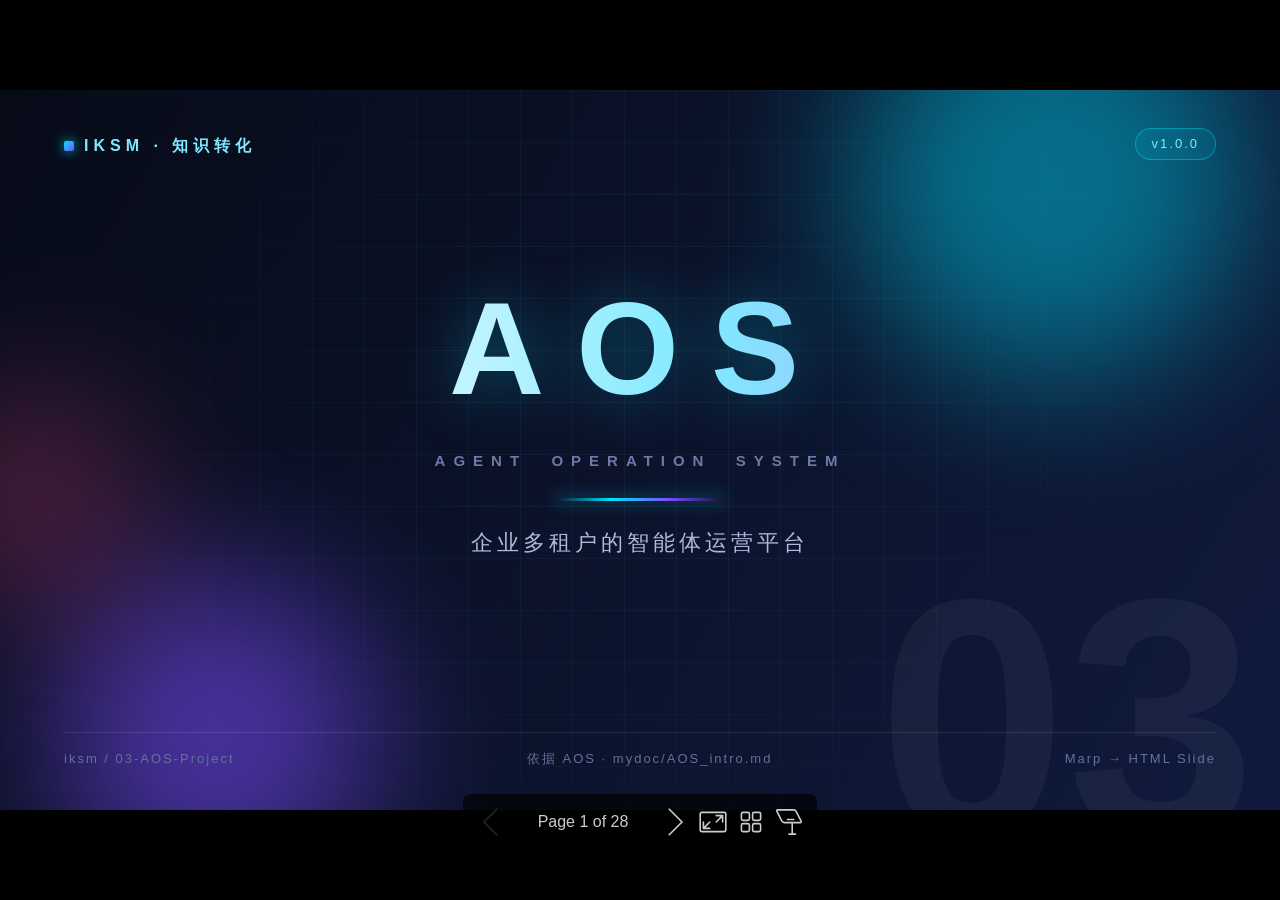
<file: output/003-AOS-Project/v1.0.0/slides.html>
<!DOCTYPE html><html lang="en-US"><head><meta charset="UTF-8"><meta name="viewport" content="width=device-width,height=device-height,initial-scale=1.0"><meta name="apple-mobile-web-app-capable" content="yes"><meta http-equiv="X-UA-Compatible" content="ie=edge"><meta property="og:type" content="website"><meta name="twitter:card" content="summary"><style>@media screen{body[data-bespoke-view=""] .bespoke-marp-parent>.bespoke-marp-osc>button,body[data-bespoke-view=next] .bespoke-marp-parent>.bespoke-marp-osc>button,body[data-bespoke-view=overview] button.bespoke-marp-overview-close,body[data-bespoke-view=presenter] .bespoke-marp-presenter-container .bespoke-marp-presenter-info-container .bespoke-marp-presenter-info-page-area .bespoke-marp-presenter-info-page,body[data-bespoke-view=presenter] .bespoke-marp-presenter-container .bespoke-marp-presenter-info-container button,body[data-bespoke-view=presenter] .bespoke-marp-presenter-container .bespoke-marp-presenter-note-container button{appearance:none;background-color:initial;border:0;color:inherit;cursor:pointer;font-size:inherit;opacity:.8;outline:none;padding:0;transition:opacity .2s linear;-webkit-tap-highlight-color:transparent}body[data-bespoke-view=""] .bespoke-marp-parent>.bespoke-marp-osc>button:disabled,body[data-bespoke-view=next] .bespoke-marp-parent>.bespoke-marp-osc>button:disabled,body[data-bespoke-view=overview] button.bespoke-marp-overview-close:disabled,body[data-bespoke-view=presenter] .bespoke-marp-presenter-container .bespoke-marp-presenter-info-container .bespoke-marp-presenter-info-page-area .bespoke-marp-presenter-info-page:disabled,body[data-bespoke-view=presenter] .bespoke-marp-presenter-container .bespoke-marp-presenter-info-container button:disabled,body[data-bespoke-view=presenter] .bespoke-marp-presenter-container .bespoke-marp-presenter-note-container button:disabled{cursor:not-allowed;opacity:.15!important}body[data-bespoke-view=""] .bespoke-marp-parent>.bespoke-marp-osc>button:hover,body[data-bespoke-view=next] .bespoke-marp-parent>.bespoke-marp-osc>button:hover,body[data-bespoke-view=overview] button.bespoke-marp-overview-close:hover,body[data-bespoke-view=presenter] .bespoke-marp-presenter-container .bespoke-marp-presenter-info-container .bespoke-marp-presenter-info-page-area .bespoke-marp-presenter-info-page:hover,body[data-bespoke-view=presenter] .bespoke-marp-presenter-container .bespoke-marp-presenter-info-container button:hover,body[data-bespoke-view=presenter] .bespoke-marp-presenter-container .bespoke-marp-presenter-note-container button:hover{opacity:1}body[data-bespoke-view=""] .bespoke-marp-parent>.bespoke-marp-osc>button:hover:active,body[data-bespoke-view=next] .bespoke-marp-parent>.bespoke-marp-osc>button:hover:active,body[data-bespoke-view=overview] button.bespoke-marp-overview-close:hover:active,body[data-bespoke-view=presenter] .bespoke-marp-presenter-container .bespoke-marp-presenter-info-container .bespoke-marp-presenter-info-page-area .bespoke-marp-presenter-info-page:hover:active,body[data-bespoke-view=presenter] .bespoke-marp-presenter-container .bespoke-marp-presenter-info-container button:hover:active,body[data-bespoke-view=presenter] .bespoke-marp-presenter-container .bespoke-marp-presenter-note-container button:hover:active{opacity:.6}body[data-bespoke-view=""] .bespoke-marp-parent>.bespoke-marp-osc>button:hover:not(:disabled),body[data-bespoke-view=next] .bespoke-marp-parent>.bespoke-marp-osc>button:hover:not(:disabled),body[data-bespoke-view=overview] button.bespoke-marp-overview-close:hover:not(:disabled),body[data-bespoke-view=presenter] .bespoke-marp-presenter-container .bespoke-marp-presenter-info-container .bespoke-marp-presenter-info-page-area .bespoke-marp-presenter-info-page:hover:not(:disabled),body[data-bespoke-view=presenter] .bespoke-marp-presenter-container .bespoke-marp-presenter-info-container button:hover:not(:disabled),body[data-bespoke-view=presenter] .bespoke-marp-presenter-container .bespoke-marp-presenter-note-container button:hover:not(:disabled){transition:none}body[data-bespoke-view=""] .bespoke-marp-parent>.bespoke-marp-osc>button[data-bespoke-marp-osc=prev],body[data-bespoke-view=next] .bespoke-marp-parent>.bespoke-marp-osc>button[data-bespoke-marp-osc=prev],body[data-bespoke-view=presenter] .bespoke-marp-presenter-container .bespoke-marp-presenter-info-container button.bespoke-marp-presenter-info-page-prev{background:#0000 url("[data-uri]") no-repeat 50%;background-size:contain;overflow:hidden;text-indent:100%;white-space:nowrap}body[data-bespoke-view=""] .bespoke-marp-parent>.bespoke-marp-osc>button[data-bespoke-marp-osc=next],body[data-bespoke-view=next] .bespoke-marp-parent>.bespoke-marp-osc>button[data-bespoke-marp-osc=next],body[data-bespoke-view=presenter] .bespoke-marp-presenter-container .bespoke-marp-presenter-info-container button.bespoke-marp-presenter-info-page-next{background:#0000 url("[data-uri]") no-repeat 50%;background-size:contain;overflow:hidden;text-indent:100%;white-space:nowrap}:is(body[data-bespoke-view=""],body[data-bespoke-view=next]) .bespoke-marp-parent>.bespoke-marp-osc>button[data-bespoke-marp-osc=fullscreen]{background:#0000 url("[data-uri]") no-repeat 50%;background-size:contain;overflow:hidden;text-indent:100%;white-space:nowrap}:is(body[data-bespoke-view=""],body[data-bespoke-view=next]) .bespoke-marp-parent>.bespoke-marp-osc>button.exit[data-bespoke-marp-osc=fullscreen]{background-image:url("[data-uri]")}:is(body[data-bespoke-view=""],body[data-bespoke-view=next]) .bespoke-marp-parent>.bespoke-marp-osc>button[data-bespoke-marp-osc=presenter]{background:#0000 url("[data-uri]") no-repeat 50%;background-size:contain;overflow:hidden;text-indent:100%;white-space:nowrap}body[data-bespoke-view=overview] button.bespoke-marp-overview-close,body[data-bespoke-view=presenter] .bespoke-marp-presenter-container .bespoke-marp-presenter-note-container button.bespoke-marp-presenter-note-bigger{background:#0000 url("[data-uri]") no-repeat 50%;background-size:contain;overflow:hidden;text-indent:100%;white-space:nowrap}body[data-bespoke-view=presenter] .bespoke-marp-presenter-container .bespoke-marp-presenter-note-container button.bespoke-marp-presenter-note-smaller{background:#0000 url("[data-uri]") no-repeat 50%;background-size:contain;overflow:hidden;text-indent:100%;white-space:nowrap}:is(body[data-bespoke-view=""],body[data-bespoke-view=next]) .bespoke-marp-parent>.bespoke-marp-osc>button[data-bespoke-marp-osc=overview]{background:#0000 url("[data-uri]") no-repeat 50%;background-size:contain;overflow:hidden;text-indent:100%;white-space:nowrap}}@keyframes __bespoke_marp_transition_reduced_outgoing__{0%{opacity:1}to{opacity:0}}@keyframes __bespoke_marp_transition_reduced_incoming__{0%{mix-blend-mode:plus-lighter;opacity:0}to{mix-blend-mode:plus-lighter;opacity:1}}.bespoke-marp-note,.bespoke-marp-osc,.bespoke-progress-parent{display:none;transition:none}@media screen{::view-transition-group(*){animation-duration:var(--marp-bespoke-transition-animation-duration,.5s);animation-timing-function:ease}::view-transition-new(*),::view-transition-old(*){animation-delay:0s;animation-direction:var(--marp-bespoke-transition-animation-direction,normal);animation-duration:var(--marp-bespoke-transition-animation-duration,.5s);animation-fill-mode:both;animation-name:var(--marp-bespoke-transition-animation-name,var(--marp-bespoke-transition-animation-name-fallback,__bespoke_marp_transition_no_animation__));mix-blend-mode:normal}::view-transition-old(*){--marp-bespoke-transition-animation-name-fallback:__bespoke_marp_transition_reduced_outgoing__;animation-timing-function:ease}::view-transition-new(*){--marp-bespoke-transition-animation-name-fallback:__bespoke_marp_transition_reduced_incoming__;animation-timing-function:ease}::view-transition-new(root),::view-transition-old(root){animation-timing-function:linear}::view-transition-new(__bespoke_marp_transition_osc__),::view-transition-old(__bespoke_marp_transition_osc__){animation-duration:0s!important;animation-name:__bespoke_marp_transition_osc__!important}::view-transition-new(__bespoke_marp_transition_osc__){opacity:0!important}.bespoke-marp-transition-warming-up::view-transition-group(*),.bespoke-marp-transition-warming-up::view-transition-new(*),.bespoke-marp-transition-warming-up::view-transition-old(*){animation-play-state:paused!important}body,html{height:100%;margin:0}body{background:#000;overflow:hidden}svg.bespoke-marp-slide{content-visibility:hidden;interactivity:inert;opacity:0;pointer-events:none;z-index:-1}svg.bespoke-marp-slide:not(.bespoke-marp-active) *{view-transition-name:none!important}svg.bespoke-marp-slide.bespoke-marp-active{content-visibility:visible;interactivity:auto;opacity:1;pointer-events:auto;z-index:0}svg.bespoke-marp-slide.bespoke-marp-active.bespoke-marp-active-ready *{animation-name:__bespoke_marp__!important}@supports not (content-visibility:hidden){svg.bespoke-marp-slide[data-bespoke-marp-load=hideable]{display:none}svg.bespoke-marp-slide[data-bespoke-marp-load=hideable].bespoke-marp-active{display:block}}}@media screen and (prefers-reduced-motion:reduce){svg.bespoke-marp-slide *{view-transition-name:none!important}}@media screen{[data-bespoke-marp-fragment=inactive]{visibility:hidden}:is(body[data-bespoke-view=""],body[data-bespoke-view=next]) .bespoke-marp-parent{inset:0;position:absolute}:is(body[data-bespoke-view=""],body[data-bespoke-view=next]) .bespoke-marp-parent>.bespoke-marp-osc{background:#000000a6;border-radius:7px;bottom:50px;color:#fff;contain:paint;display:block;font-family:Helvetica,Arial,sans-serif;font-size:16px;left:50%;line-height:0;opacity:1;padding:12px;position:absolute;touch-action:manipulation;transform:translateX(-50%);transition:opacity .2s linear;-webkit-user-select:none;user-select:none;view-transition-name:__bespoke_marp_transition_osc__;white-space:nowrap;will-change:transform;z-index:1}:is(body[data-bespoke-view=""],body[data-bespoke-view=next]) .bespoke-marp-parent>.bespoke-marp-osc>:where(*){margin-left:6px}:is(body[data-bespoke-view=""],body[data-bespoke-view=next]) .bespoke-marp-parent>.bespoke-marp-osc>:where(*):where(:first-child){margin-left:0}:is(body[data-bespoke-view=""],body[data-bespoke-view=next]) .bespoke-marp-parent>.bespoke-marp-osc>span{opacity:.8}:is(body[data-bespoke-view=""],body[data-bespoke-view=next]) .bespoke-marp-parent>.bespoke-marp-osc>span[data-bespoke-marp-osc=page]{display:inline-block;min-width:140px;text-align:center}:is(body[data-bespoke-view=""],body[data-bespoke-view=next]) .bespoke-marp-parent>.bespoke-marp-osc>button[data-bespoke-marp-osc=fullscreen],:is(body[data-bespoke-view=""],body[data-bespoke-view=next]) .bespoke-marp-parent>.bespoke-marp-osc>button[data-bespoke-marp-osc=next],:is(body[data-bespoke-view=""],body[data-bespoke-view=next]) .bespoke-marp-parent>.bespoke-marp-osc>button[data-bespoke-marp-osc=overview],:is(body[data-bespoke-view=""],body[data-bespoke-view=next]) .bespoke-marp-parent>.bespoke-marp-osc>button[data-bespoke-marp-osc=presenter],:is(body[data-bespoke-view=""],body[data-bespoke-view=next]) .bespoke-marp-parent>.bespoke-marp-osc>button[data-bespoke-marp-osc=prev]{height:32px;line-height:32px;width:32px}:is(body[data-bespoke-view=""],body[data-bespoke-view=next]) .bespoke-marp-parent.bespoke-marp-inactive{cursor:none}:is(body[data-bespoke-view=""],body[data-bespoke-view=next]) .bespoke-marp-parent.bespoke-marp-inactive>.bespoke-marp-osc{opacity:0;pointer-events:none}:is(body[data-bespoke-view=""],body[data-bespoke-view=next]) svg.bespoke-marp-slide{height:100%;left:0;position:absolute;top:0;width:100%}body[data-bespoke-view=""] .bespoke-progress-parent{background:#222;display:flex;height:5px;width:100%}body[data-bespoke-view=""] .bespoke-progress-parent+:where(.bespoke-marp-parent){top:5px}body[data-bespoke-view=""] .bespoke-progress-parent .bespoke-progress-bar{background:#0288d1;flex:0 0 0;transition:flex-basis .2s cubic-bezier(0,1,1,1)}body[data-bespoke-view=next]{background:#0000}body[data-bespoke-view=presenter]{background:#161616}body[data-bespoke-view=presenter] .bespoke-marp-presenter-container{display:grid;font-family:Helvetica,Arial,sans-serif;grid-template:"current dragbar next" minmax(140px,1fr) "current dragbar note" 2fr "info    dragbar note" 3em;grid-template-columns:minmax(3px,var(--bespoke-marp-presenter-split-ratio,66%)) 0 minmax(3px,1fr);height:100%;left:0;position:absolute;top:0;width:100%}body[data-bespoke-view=presenter] .bespoke-marp-presenter-container :where(.bespoke-marp-parent){grid-area:current;overflow:hidden;position:relative}body[data-bespoke-view=presenter] .bespoke-marp-presenter-container :where(.bespoke-marp-parent) :where(svg.bespoke-marp-slide){height:calc(100% - 40px);left:20px;pointer-events:none;position:absolute;top:20px;-webkit-user-select:none;user-select:none;width:calc(100% - 40px)}body[data-bespoke-view=presenter] .bespoke-marp-presenter-container :where(.bespoke-marp-parent) :where(svg.bespoke-marp-slide).bespoke-marp-active{filter:drop-shadow(0 3px 10px rgba(0,0,0,.5))}body[data-bespoke-view=presenter] .bespoke-marp-presenter-container .bespoke-marp-presenter-dragbar-container{background:#0288d1;cursor:col-resize;grid-area:dragbar;margin-left:-3px;opacity:0;position:relative;transition:opacity .4s linear .1s;width:6px;z-index:10}body[data-bespoke-view=presenter] .bespoke-marp-presenter-container .bespoke-marp-presenter-dragbar-container:hover{opacity:1}body[data-bespoke-view=presenter] .bespoke-marp-presenter-container .bespoke-marp-presenter-dragbar-container.active{opacity:1;transition-delay:0s}body[data-bespoke-view=presenter] .bespoke-marp-presenter-container .bespoke-marp-presenter-next-container{background:#222;cursor:pointer;display:none;grid-area:next;overflow:hidden;position:relative}body[data-bespoke-view=presenter] .bespoke-marp-presenter-container .bespoke-marp-presenter-next-container.active{display:block}body[data-bespoke-view=presenter] .bespoke-marp-presenter-container .bespoke-marp-presenter-next-container iframe.bespoke-marp-presenter-next{background:#0000;border:0;display:block;filter:drop-shadow(0 3px 10px rgba(0,0,0,.5));height:calc(100% - 40px);left:20px;pointer-events:none;position:absolute;interactivity:inert;top:20px;-webkit-user-select:none;user-select:none;width:calc(100% - 40px)}body[data-bespoke-view=presenter] .bespoke-marp-presenter-container .bespoke-marp-presenter-note-container{background:#222;color:#eee;grid-area:note;position:relative;z-index:1}body[data-bespoke-view=presenter] .bespoke-marp-presenter-container .bespoke-marp-presenter-note-container button{height:1.5em;line-height:1.5em;width:1.5em}body[data-bespoke-view=presenter] .bespoke-marp-presenter-container .bespoke-marp-presenter-note-container .bespoke-marp-presenter-note-wrapper{display:block;inset:0;position:absolute}body[data-bespoke-view=presenter] .bespoke-marp-presenter-container .bespoke-marp-presenter-note-container .bespoke-marp-presenter-note-buttons{background:#000000a6;border-radius:4px;bottom:0;display:flex;gap:4px;margin:12px;opacity:0;padding:6px;pointer-events:none;position:absolute;right:0;transition:opacity .2s linear}body[data-bespoke-view=presenter] .bespoke-marp-presenter-container .bespoke-marp-presenter-note-container .bespoke-marp-presenter-note-buttons:focus-within,body[data-bespoke-view=presenter] .bespoke-marp-presenter-container .bespoke-marp-presenter-note-container .bespoke-marp-presenter-note-wrapper:focus-within+.bespoke-marp-presenter-note-buttons,body[data-bespoke-view=presenter] .bespoke-marp-presenter-container .bespoke-marp-presenter-note-container:hover .bespoke-marp-presenter-note-buttons{opacity:1;pointer-events:auto}body[data-bespoke-view=presenter] .bespoke-marp-presenter-container .bespoke-marp-presenter-note-container .bespoke-marp-note{box-sizing:border-box;font-size:calc(1.1em*var(--bespoke-marp-note-font-scale, 1));height:calc(100% - 40px);margin:20px;overflow:auto;padding-right:3px;white-space:pre-wrap;width:calc(100% - 40px);word-wrap:break-word;scrollbar-color:#eeeeee80 #0000;scrollbar-width:thin}body[data-bespoke-view=presenter] .bespoke-marp-presenter-container .bespoke-marp-presenter-note-container .bespoke-marp-note::-webkit-scrollbar{width:6px}body[data-bespoke-view=presenter] .bespoke-marp-presenter-container .bespoke-marp-presenter-note-container .bespoke-marp-note::-webkit-scrollbar-track{background:#0000}body[data-bespoke-view=presenter] .bespoke-marp-presenter-container .bespoke-marp-presenter-note-container .bespoke-marp-note::-webkit-scrollbar-thumb{background:#eeeeee80;border-radius:6px}body[data-bespoke-view=presenter] .bespoke-marp-presenter-container .bespoke-marp-presenter-note-container .bespoke-marp-note:empty{pointer-events:none}body[data-bespoke-view=presenter] .bespoke-marp-presenter-container .bespoke-marp-presenter-note-container .bespoke-marp-note.active{display:block}body[data-bespoke-view=presenter] .bespoke-marp-presenter-container .bespoke-marp-presenter-note-container .bespoke-marp-note p:first-child{margin-top:0}body[data-bespoke-view=presenter] .bespoke-marp-presenter-container .bespoke-marp-presenter-note-container .bespoke-marp-note p:last-child{margin-bottom:0}body[data-bespoke-view=presenter] .bespoke-marp-presenter-container .bespoke-marp-presenter-info-container{align-items:center;box-sizing:border-box;color:#eee;display:flex;flex-wrap:nowrap;grid-area:info;justify-content:center;overflow:hidden;padding:0 10px}body[data-bespoke-view=presenter] .bespoke-marp-presenter-container .bespoke-marp-presenter-info-container :is(.bespoke-marp-presenter-info-page-area,.bespoke-marp-presenter-info-time,.bespoke-marp-presenter-info-timer){box-sizing:border-box;display:block;padding:0 10px;white-space:nowrap;width:100%}body[data-bespoke-view=presenter] .bespoke-marp-presenter-container .bespoke-marp-presenter-info-container button{height:1.5em;line-height:1.5em;width:1.5em}body[data-bespoke-view=presenter] .bespoke-marp-presenter-container .bespoke-marp-presenter-info-container .bespoke-marp-presenter-info-page-area{order:2;text-align:center}body[data-bespoke-view=presenter] .bespoke-marp-presenter-container .bespoke-marp-presenter-info-container .bespoke-marp-presenter-info-page-area .bespoke-marp-presenter-info-page{display:inline-block;min-width:120px;text-align:center}body[data-bespoke-view=presenter] .bespoke-marp-presenter-container .bespoke-marp-presenter-info-container .bespoke-marp-presenter-info-time{color:#999;order:1;text-align:left}body[data-bespoke-view=presenter] .bespoke-marp-presenter-container .bespoke-marp-presenter-info-container .bespoke-marp-presenter-info-timer{color:#999;order:3;text-align:right}body[data-bespoke-view=presenter] .bespoke-marp-presenter-container .bespoke-marp-presenter-info-container .bespoke-marp-presenter-info-timer:hover{cursor:pointer}body[data-bespoke-view=overview]{background:#161616;overflow:auto}body[data-bespoke-view=overview] [data-bespoke-marp-fragment=inactive]{visibility:visible}body[data-bespoke-view=overview] .bespoke-marp-overview-header{backdrop-filter:blur(4px);background:#222222d9;box-shadow:0 3px 10px #00000080;box-sizing:border-box;display:flex;height:48px;inset:0 0 auto;justify-content:flex-end;padding:10px;position:fixed;z-index:1}body[data-bespoke-view=overview] button.bespoke-marp-overview-close{height:28px;line-height:28px;transform:rotate(45deg);width:28px}body[data-bespoke-view=overview] .bespoke-marp-parent{display:grid;gap:40px;grid-template-columns:repeat(auto-fit,minmax(0,240px));justify-content:space-around;padding:30px}body[data-bespoke-view=overview] .bespoke-marp-parent svg.bespoke-marp-slide{--bov-selected:#0000;--bov-focus:#161616;--bov-focus-outline:#0000;background-image:conic-gradient(#161616 0 0),conic-gradient(var(--bov-focus) 0 0),conic-gradient(var(--bov-focus-outline) 0 0),conic-gradient(var(--bov-selected) 0 0);background-position:5px 5px,3px 3px,2px 2px,0 0;background-repeat:no-repeat;background-size:calc(100% - 10px) calc(100% - 10px),calc(100% - 6px) calc(100% - 6px),calc(100% - 4px) calc(100% - 4px),100% 100%;content-visibility:visible;cursor:pointer;filter:drop-shadow(0 3px 10px rgba(0,0,0,.5));margin:-6px;padding:6px;interactivity:auto;opacity:1;outline:0;pointer-events:auto;scroll-margin-block:30px;width:100%;z-index:0}body[data-bespoke-view=overview] .bespoke-marp-parent svg.bespoke-marp-slide *,body[data-bespoke-view=overview] .bespoke-marp-parent svg.bespoke-marp-slide.bespoke-marp-active *{pointer-events:none;interactivity:inert}body[data-bespoke-view=overview] .bespoke-marp-parent :is(svg.bespoke-marp-slide:active,svg.bespoke-marp-slide:focus-visible,svg.bespoke-marp-slide:hover){--bov-focus-outline:#161616}body[data-bespoke-view=overview] .bespoke-marp-parent svg.bespoke-marp-slide:focus-visible,body[data-bespoke-view=overview] .bespoke-marp-parent svg.bespoke-marp-slide:hover{--bov-focus:#999}body[data-bespoke-view=overview] .bespoke-marp-parent svg.bespoke-marp-slide:active{--bov-focus:#eee}body[data-bespoke-view=overview] .bespoke-marp-parent svg.bespoke-marp-slide.bespoke-marp-active{--bov-selected:#0288d1}body[data-bespoke-view=overview]:has(.bespoke-marp-overview-header) .bespoke-marp-parent{padding-top:78px}body[data-bespoke-view=overview]:has(.bespoke-marp-overview-header) .bespoke-marp-parent svg.bespoke-marp-slide{scroll-margin-top:78px}.bespoke-marp-overview{background:#000000a6;inset:0;opacity:0;pointer-events:none;position:fixed;transition:opacity .1s ease;z-index:10}.bespoke-marp-overview iframe{background:#222;border:0;display:block;height:100%;left:0;position:absolute;top:0;width:100%}.bespoke-marp-overview[data-open="1"]{opacity:1;pointer-events:auto}}@media print{.bespoke-marp-overview,.bespoke-marp-presenter-info-container,.bespoke-marp-presenter-next-container,.bespoke-marp-presenter-note-container{display:none}}</style><style>div#\:\$p > svg > foreignObject > section{width:1280px;height:720px;box-sizing:border-box;overflow:hidden;position:relative;scroll-snap-align:center center;-webkit-text-size-adjust:100%;text-size-adjust:100%}div#\:\$p > svg > foreignObject > section::after{bottom:0;content:attr(data-marpit-pagination);padding:inherit;pointer-events:none;position:absolute;right:0}div#\:\$p > svg > foreignObject > section:not([data-marpit-pagination])::after{display:none}div#\:\$p > svg > foreignObject > section :where(:is(h1, marp-h1)){font-size:2em;margin-block:0.67em}div#\:\$p > svg > foreignObject > section section:where(:is(h1, marp-h1)){--marpit-root-font-size: 2em}div#\:\$p > svg > foreignObject > section video::-webkit-media-controls{will-change:transform}@page {size:1280px 720px;margin:0}@media print{html, body{background-color:#fff;margin:0;page-break-inside:avoid;break-inside:avoid-page}div#\:\$p > svg > foreignObject > section{page-break-before:always;break-before:page}div#\:\$p > svg > foreignObject > section, div#\:\$p > svg > foreignObject > section *{-webkit-print-color-adjust:exact!important;animation-delay:0s!important;animation-duration:0s!important;color-adjust:exact!important;print-color-adjust:exact!important;transition:none!important}div#\:\$p > svg[data-marpit-svg]{display:block;height:100vh;width:100vw}}div#\:\$p > svg > foreignObject > :where(section){container-type:size}div#\:\$p > svg > foreignObject > section img[data-marp-twemoji]{background:transparent;height:1em;margin:0 .05em 0 .1em;vertical-align:-.1em;width:1em}div#\:\$p > svg > foreignObject > section{--fgColor-danger:light-dark(#d1242f, #f85149);--bgColor-attention-muted:light-dark(#fff8c5, #bb800926);--bgColor-muted:light-dark(#f6f8fa, #151b23);--bgColor-neutral-muted:light-dark(#818b981f, #656c7633);--borderColor-accent-emphasis:light-dark(#0969da, #1f6feb);--borderColor-attention-emphasis:light-dark(#9a6700, #9e6a03);--borderColor-danger-emphasis:light-dark(#cf222e, #da3633);--borderColor-default:light-dark(#d1d9e0, #3d444d);--borderColor-done-emphasis:light-dark(#8250df, #8957e5);--borderColor-success-emphasis:light-dark(#1a7f37, #238636);--color-prettylights-syntax-brackethighlighter-angle:light-dark(#59636e, #9198a1);--color-prettylights-syntax-brackethighlighter-unmatched:light-dark(#82071e, #f85149);--color-prettylights-syntax-carriage-return-bg:light-dark(#cf222e, #b62324);--color-prettylights-syntax-carriage-return-text:light-dark(#f6f8fa, #f0f6fc);--color-prettylights-syntax-comment:light-dark(#59636e, #9198a1);--color-prettylights-syntax-constant:light-dark(#0550ae, #79c0ff);--color-prettylights-syntax-constant-other-reference-link:light-dark(#0a3069, #a5d6ff);--color-prettylights-syntax-entity:light-dark(#6639ba, #d2a8ff);--color-prettylights-syntax-entity-tag:light-dark(#0550ae, #7ee787);--color-prettylights-syntax-invalid-illegal-text:light-dark(var(--fgColor-danger), var(--fgColor-danger));--color-prettylights-syntax-keyword:light-dark(#cf222e, #ff7b72);--color-prettylights-syntax-markup-changed-bg:light-dark(#ffd8b5, #5a1e02);--color-prettylights-syntax-markup-changed-text:light-dark(#953800, #ffdfb6);--color-prettylights-syntax-markup-deleted-bg:light-dark(#ffebe9, #67060c);--color-prettylights-syntax-markup-deleted-text:light-dark(#82071e, #ffdcd7);--color-prettylights-syntax-markup-heading:light-dark(#0550ae, #1f6feb);--color-prettylights-syntax-markup-ignored-bg:light-dark(#0550ae, #1158c7);--color-prettylights-syntax-markup-ignored-text:light-dark(#d1d9e0, #f0f6fc);--color-prettylights-syntax-markup-inserted-bg:light-dark(#dafbe1, #033a16);--color-prettylights-syntax-markup-inserted-text:light-dark(#116329, #aff5b4);--color-prettylights-syntax-markup-list:light-dark(#3b2300, #f2cc60);--color-prettylights-syntax-meta-diff-range:light-dark(#8250df, #d2a8ff);--color-prettylights-syntax-string:light-dark(#0a3069, #a5d6ff);--color-prettylights-syntax-string-regexp:light-dark(#116329, #7ee787);--color-prettylights-syntax-sublimelinter-gutter-mark:light-dark(#818b98, #3d444d);--color-prettylights-syntax-variable:light-dark(#953800, #ffa657);--fgColor-accent:light-dark(#0969da, #4493f8);--fgColor-attention:light-dark(#9a6700, #d29922);--fgColor-done:light-dark(#8250df, #ab7df8);--fgColor-muted:light-dark(#59636e, #9198a1);--fgColor-success:light-dark(#1a7f37, #3fb950);--bgColor-default:light-dark(#fff, #0d1117);--borderColor-muted:light-dark(#d1d9e0b3, #3d444db3);--color-prettylights-syntax-invalid-illegal-bg:light-dark(var(--bgColor-danger-muted), var(--bgColor-danger-muted));--color-prettylights-syntax-markup-bold:light-dark(#1f2328, #f0f6fc);--color-prettylights-syntax-markup-italic:light-dark(#1f2328, #f0f6fc);--color-prettylights-syntax-storage-modifier-import:light-dark(#1f2328, #f0f6fc);--fgColor-default:light-dark(#1f2328, #f0f6fc);--focus-outlineColor:light-dark(var(--borderColor-accent-emphasis), var(--borderColor-accent-emphasis));--borderColor-neutral-muted:light-dark(var(--borderColor-muted), var(--borderColor-muted));--base-size-16:calc(var(--marpit-root-font-size, 1rem) * 1);--base-size-24:calc(var(--marpit-root-font-size, 1rem) * 1.5);--base-size-4:calc(var(--marpit-root-font-size, 1rem) * 0.25);--base-size-40:calc(var(--marpit-root-font-size, 1rem) * 2.5);--base-size-8:calc(var(--marpit-root-font-size, 1rem) * 0.5);--base-text-weight-medium:500;--base-text-weight-normal:400;--base-text-weight-semibold:600;--fontStack-monospace:ui-monospace, SFMono-Regular, SF Mono, Menlo, Consolas, Liberation Mono, monospace;--fontStack-sansSerif:-apple-system, BlinkMacSystemFont, "Segoe UI", "Noto Sans", Helvetica, Arial, sans-serif, "Apple Color Emoji", "Segoe UI Emoji";}/*!
 * Marp default theme.
 *
 * @theme default
 * @author Yuki Hattori
 *
 * @auto-scaling true
 * @size 16:9 1280px 720px
 * @size 4:3 960px 720px
 */div#\:\$p > svg > foreignObject > section [data-theme=light],div#\:\$p > svg > foreignObject > section{color-scheme:light}div#\:\$p > svg > foreignObject > section [data-theme=dark],div#\:\$p > svg > foreignObject > section:where(.invert){color-scheme:dark}div#\:\$p > svg > foreignObject > section{-ms-text-size-adjust:100%;-webkit-text-size-adjust:100%;margin:0;font-weight:var(--base-text-weight-normal, 400);color:var(--fgColor-default);background-color:var(--bgColor-default);font-family:var(--fontStack-sansSerif, -apple-system, BlinkMacSystemFont, "Segoe UI", "Noto Sans", Helvetica, Arial, sans-serif, "Apple Color Emoji", "Segoe UI Emoji");font-size:16px;line-height:1.5;word-wrap:break-word}div#\:\$p > svg > foreignObject > section{--marpit-root-font-size:16px}div#\:\$p > svg > foreignObject > section a{text-decoration:underline;text-underline-offset:calc(var(--marpit-root-font-size, 1rem) * .2)}div#\:\$p > svg > foreignObject > section :is(h1, marp-h1):hover .anchor .octicon-link:before,div#\:\$p > svg > foreignObject > section :is(h2, marp-h2):hover .anchor .octicon-link:before,div#\:\$p > svg > foreignObject > section :is(h3, marp-h3):hover .anchor .octicon-link:before,div#\:\$p > svg > foreignObject > section :is(h4, marp-h4):hover .anchor .octicon-link:before,div#\:\$p > svg > foreignObject > section :is(h5, marp-h5):hover .anchor .octicon-link:before,div#\:\$p > svg > foreignObject > section :is(h6, marp-h6):hover .anchor .octicon-link:before{width:16px;height:16px;content:" ";display:inline-block;background-color:currentColor;-webkit-mask-image:url('data:image/svg+xml;charset=utf-8,<svg xmlns="http://www.w3.org/2000/svg" aria-hidden="true" viewBox="0 0 16 16"><path fill-rule="evenodd" d="M7.775 3.275a.75.75 0 0 0 1.06 1.06l1.25-1.25a2 2 0 1 1 2.83 2.83l-2.5 2.5a2 2 0 0 1-2.83 0 .75.75 0 0 0-1.06 1.06 3.5 3.5 0 0 0 4.95 0l2.5-2.5a3.5 3.5 0 0 0-4.95-4.95zm-4.69 9.64a2 2 0 0 1 0-2.83l2.5-2.5a2 2 0 0 1 2.83 0 .75.75 0 0 0 1.06-1.06 3.5 3.5 0 0 0-4.95 0l-2.5 2.5a3.5 3.5 0 0 0 4.95 4.95l1.25-1.25a.75.75 0 0 0-1.06-1.06l-1.25 1.25a2 2 0 0 1-2.83 0"/></svg>');mask-image:url('data:image/svg+xml;charset=utf-8,<svg xmlns="http://www.w3.org/2000/svg" aria-hidden="true" viewBox="0 0 16 16"><path fill-rule="evenodd" d="M7.775 3.275a.75.75 0 0 0 1.06 1.06l1.25-1.25a2 2 0 1 1 2.83 2.83l-2.5 2.5a2 2 0 0 1-2.83 0 .75.75 0 0 0-1.06 1.06 3.5 3.5 0 0 0 4.95 0l2.5-2.5a3.5 3.5 0 0 0-4.95-4.95zm-4.69 9.64a2 2 0 0 1 0-2.83l2.5-2.5a2 2 0 0 1 2.83 0 .75.75 0 0 0 1.06-1.06 3.5 3.5 0 0 0-4.95 0l-2.5 2.5a3.5 3.5 0 0 0 4.95 4.95l1.25-1.25a.75.75 0 0 0-1.06-1.06l-1.25 1.25a2 2 0 0 1-2.83 0"/></svg>')}div#\:\$p > svg > foreignObject > section details,div#\:\$p > svg > foreignObject > section figcaption,div#\:\$p > svg > foreignObject > section figure{display:block}div#\:\$p > svg > foreignObject > section summary{display:list-item}div#\:\$p > svg > foreignObject > section [hidden]{display:none!important}div#\:\$p > svg > foreignObject > section a{background-color:transparent;color:var(--fgColor-accent);text-decoration:none}div#\:\$p > svg > foreignObject > section abbr[title]{border-bottom:none;-webkit-text-decoration:underline dotted;text-decoration:underline dotted}div#\:\$p > svg > foreignObject > section b,div#\:\$p > svg > foreignObject > section strong{font-weight:var(--base-text-weight-semibold, 600)}div#\:\$p > svg > foreignObject > section dfn{font-style:italic}div#\:\$p > svg > foreignObject > section :is(h1, marp-h1){margin:.67em 0;font-weight:var(--base-text-weight-semibold, 600);padding-bottom:.3em;font-size:2em;border-bottom:1px solid var(--borderColor-muted)}div#\:\$p > svg > foreignObject > section mark{background-color:var(--bgColor-attention-muted);color:var(--fgColor-default)}div#\:\$p > svg > foreignObject > section small{font-size:90%}div#\:\$p > svg > foreignObject > section sub,div#\:\$p > svg > foreignObject > section sup{font-size:75%;line-height:0;position:relative;vertical-align:baseline}div#\:\$p > svg > foreignObject > section sub{bottom:-.25em}div#\:\$p > svg > foreignObject > section sup{top:-.5em}div#\:\$p > svg > foreignObject > section img{border-style:none;max-width:100%;box-sizing:content-box}div#\:\$p > svg > foreignObject > section code,div#\:\$p > svg > foreignObject > section kbd,div#\:\$p > svg > foreignObject > section :is(pre, marp-pre),div#\:\$p > svg > foreignObject > section samp{font-family:monospace;font-size:1em}div#\:\$p > svg > foreignObject > section figure{margin:1em var(--base-size-40)}div#\:\$p > svg > foreignObject > section hr{box-sizing:content-box;overflow:hidden;background:transparent;height:.25em;padding:0;margin:var(--base-size-24) 0;background-color:var(--borderColor-default);border:0}div#\:\$p > svg > foreignObject > section input{font:inherit;margin:0;overflow:visible;font-family:inherit;font-size:inherit;line-height:inherit}div#\:\$p > svg > foreignObject > section [type=button],div#\:\$p > svg > foreignObject > section [type=reset],div#\:\$p > svg > foreignObject > section [type=submit]{-webkit-appearance:button;-moz-appearance:button;appearance:button}div#\:\$p > svg > foreignObject > section [type=checkbox],div#\:\$p > svg > foreignObject > section [type=radio]{box-sizing:border-box;padding:0}div#\:\$p > svg > foreignObject > section [type=number]::-webkit-inner-spin-button,div#\:\$p > svg > foreignObject > section [type=number]::-webkit-outer-spin-button{height:auto}div#\:\$p > svg > foreignObject > section [type=search]::-webkit-search-cancel-button,div#\:\$p > svg > foreignObject > section [type=search]::-webkit-search-decoration{-webkit-appearance:none;appearance:none}div#\:\$p > svg > foreignObject > section ::-webkit-input-placeholder{color:inherit;opacity:.54}div#\:\$p > svg > foreignObject > section ::-webkit-file-upload-button{-webkit-appearance:button;appearance:button;font:inherit}div#\:\$p > svg > foreignObject > section a:hover{text-decoration:underline}div#\:\$p > svg > foreignObject > section ::-moz-placeholder{color:var(--fgColor-muted);opacity:1}div#\:\$p > svg > foreignObject > section ::placeholder{color:var(--fgColor-muted);opacity:1}div#\:\$p > svg > foreignObject > section hr:after,div#\:\$p > svg > foreignObject > section hr:before{display:table;content:""}div#\:\$p > svg > foreignObject > section hr:after{clear:both}div#\:\$p > svg > foreignObject > section table{border-spacing:0;border-collapse:collapse;display:block;width:-moz-max-content;width:max-content;max-width:100%;overflow:auto;font-variant:tabular-nums}div#\:\$p > svg > foreignObject > section td,div#\:\$p > svg > foreignObject > section th{padding:0}div#\:\$p > svg > foreignObject > section details summary{cursor:pointer}div#\:\$p > svg > foreignObject > section [role=button]:focus,div#\:\$p > svg > foreignObject > section a:focus,div#\:\$p > svg > foreignObject > section input[type=checkbox]:focus,div#\:\$p > svg > foreignObject > section input[type=radio]:focus{outline:2px solid var(--focus-outlineColor);outline-offset:-2px;box-shadow:none}div#\:\$p > svg > foreignObject > section [role=button]:focus:not(:focus-visible),div#\:\$p > svg > foreignObject > section a:focus:not(:focus-visible),div#\:\$p > svg > foreignObject > section input[type=checkbox]:focus:not(:focus-visible),div#\:\$p > svg > foreignObject > section input[type=radio]:focus:not(:focus-visible){outline:1px solid transparent}div#\:\$p > svg > foreignObject > section [role=button]:focus-visible,div#\:\$p > svg > foreignObject > section a:focus-visible,div#\:\$p > svg > foreignObject > section input[type=checkbox]:focus-visible,div#\:\$p > svg > foreignObject > section input[type=radio]:focus-visible{outline:2px solid var(--focus-outlineColor);outline-offset:-2px;box-shadow:none}div#\:\$p > svg > foreignObject > section a:not([class]):focus,div#\:\$p > svg > foreignObject > section a:not([class]):focus-visible,div#\:\$p > svg > foreignObject > section input[type=checkbox]:focus,div#\:\$p > svg > foreignObject > section input[type=checkbox]:focus-visible,div#\:\$p > svg > foreignObject > section input[type=radio]:focus,div#\:\$p > svg > foreignObject > section input[type=radio]:focus-visible{outline-offset:0}div#\:\$p > svg > foreignObject > section kbd{display:inline-block;padding:var(--base-size-4);font:11px var(--fontStack-monospace, ui-monospace, SFMono-Regular, SF Mono, Menlo, Consolas, Liberation Mono, monospace);line-height:10px;color:var(--fgColor-default);vertical-align:middle;background-color:var(--bgColor-muted);border-bottom-color:var(--borderColor-neutral-muted);border:1px solid var(--borderColor-neutral-muted);border-radius:6px;box-shadow:inset 0 -1px 0 var(--borderColor-neutral-muted)}div#\:\$p > svg > foreignObject > section :is(h1, marp-h1),div#\:\$p > svg > foreignObject > section :is(h2, marp-h2),div#\:\$p > svg > foreignObject > section :is(h3, marp-h3),div#\:\$p > svg > foreignObject > section :is(h4, marp-h4),div#\:\$p > svg > foreignObject > section :is(h5, marp-h5),div#\:\$p > svg > foreignObject > section :is(h6, marp-h6){margin-top:var(--base-size-24);margin-bottom:var(--base-size-16);font-weight:var(--base-text-weight-semibold, 600);line-height:1.25}div#\:\$p > svg > foreignObject > section :is(h2, marp-h2){padding-bottom:.3em;font-size:1.5em;border-bottom:1px solid var(--borderColor-muted)}div#\:\$p > svg > foreignObject > section :is(h2, marp-h2),div#\:\$p > svg > foreignObject > section :is(h3, marp-h3){font-weight:var(--base-text-weight-semibold, 600)}div#\:\$p > svg > foreignObject > section :is(h3, marp-h3){font-size:1.25em}div#\:\$p > svg > foreignObject > section :is(h4, marp-h4){font-size:1em}div#\:\$p > svg > foreignObject > section :is(h4, marp-h4),div#\:\$p > svg > foreignObject > section :is(h5, marp-h5){font-weight:var(--base-text-weight-semibold, 600)}div#\:\$p > svg > foreignObject > section :is(h5, marp-h5){font-size:.875em}div#\:\$p > svg > foreignObject > section :is(h6, marp-h6){font-weight:var(--base-text-weight-semibold, 600);font-size:.85em;color:var(--fgColor-muted)}div#\:\$p > svg > foreignObject > section p{margin-top:0;margin-bottom:10px}div#\:\$p > svg > foreignObject > section blockquote{margin:0;padding:0 1em;color:var(--fgColor-muted);border-left:.25em solid var(--borderColor-default)}div#\:\$p > svg > foreignObject > section ol,div#\:\$p > svg > foreignObject > section ul{margin-top:0;margin-bottom:0;padding-left:2em}div#\:\$p > svg > foreignObject > section ol ol,div#\:\$p > svg > foreignObject > section ul ol{list-style-type:lower-roman}div#\:\$p > svg > foreignObject > section ol ol ol,div#\:\$p > svg > foreignObject > section ol ul ol,div#\:\$p > svg > foreignObject > section ul ol ol,div#\:\$p > svg > foreignObject > section ul ul ol{list-style-type:lower-alpha}div#\:\$p > svg > foreignObject > section dd{margin-left:0}div#\:\$p > svg > foreignObject > section code,div#\:\$p > svg > foreignObject > section :is(pre, marp-pre),div#\:\$p > svg > foreignObject > section samp,div#\:\$p > svg > foreignObject > section tt{font-family:var(--fontStack-monospace, ui-monospace, SFMono-Regular, SF Mono, Menlo, Consolas, Liberation Mono, monospace);font-size:12px}div#\:\$p > svg > foreignObject > section :is(pre, marp-pre){margin-top:0;margin-bottom:0;word-wrap:normal}div#\:\$p > svg > foreignObject > section .octicon{display:inline-block;overflow:visible!important;vertical-align:text-bottom;fill:currentColor}div#\:\$p > svg > foreignObject > section input::-webkit-inner-spin-button,div#\:\$p > svg > foreignObject > section input::-webkit-outer-spin-button{margin:0;-webkit-appearance:none;appearance:none}div#\:\$p > svg > foreignObject > section .mr-2{margin-right:var(--base-size-8, 8px)!important}div#\:\$p > svg > foreignObject > section:after,div#\:\$p > svg > foreignObject > section:before{display:table}div#\:\$p > svg > foreignObject > section:after{clear:both}div#\:\$p > svg > foreignObject > section>:first-child{margin-top:0!important}div#\:\$p > svg > foreignObject > section>:last-child{margin-bottom:0!important}div#\:\$p > svg > foreignObject > section a:not([href]){color:inherit;text-decoration:none}div#\:\$p > svg > foreignObject > section .absent{color:var(--fgColor-danger)}div#\:\$p > svg > foreignObject > section .anchor{float:left;padding-right:var(--base-size-4);margin-left:-20px;line-height:1}div#\:\$p > svg > foreignObject > section .anchor:focus{outline:none}div#\:\$p > svg > foreignObject > section blockquote,div#\:\$p > svg > foreignObject > section details,div#\:\$p > svg > foreignObject > section dl,div#\:\$p > svg > foreignObject > section ol,div#\:\$p > svg > foreignObject > section p,div#\:\$p > svg > foreignObject > section :is(pre, marp-pre),div#\:\$p > svg > foreignObject > section table,div#\:\$p > svg > foreignObject > section ul{margin-top:0;margin-bottom:var(--base-size-16)}div#\:\$p > svg > foreignObject > section blockquote>:first-child{margin-top:0}div#\:\$p > svg > foreignObject > section blockquote>:last-child{margin-bottom:0}div#\:\$p > svg > foreignObject > section :is(h1, marp-h1) .octicon-link,div#\:\$p > svg > foreignObject > section :is(h2, marp-h2) .octicon-link,div#\:\$p > svg > foreignObject > section :is(h3, marp-h3) .octicon-link,div#\:\$p > svg > foreignObject > section :is(h4, marp-h4) .octicon-link,div#\:\$p > svg > foreignObject > section :is(h5, marp-h5) .octicon-link,div#\:\$p > svg > foreignObject > section :is(h6, marp-h6) .octicon-link{color:var(--fgColor-default);vertical-align:middle;visibility:hidden}div#\:\$p > svg > foreignObject > section :is(h1, marp-h1):hover .anchor,div#\:\$p > svg > foreignObject > section :is(h2, marp-h2):hover .anchor,div#\:\$p > svg > foreignObject > section :is(h3, marp-h3):hover .anchor,div#\:\$p > svg > foreignObject > section :is(h4, marp-h4):hover .anchor,div#\:\$p > svg > foreignObject > section :is(h5, marp-h5):hover .anchor,div#\:\$p > svg > foreignObject > section :is(h6, marp-h6):hover .anchor{text-decoration:none}div#\:\$p > svg > foreignObject > section :is(h1, marp-h1):hover .anchor .octicon-link,div#\:\$p > svg > foreignObject > section :is(h2, marp-h2):hover .anchor .octicon-link,div#\:\$p > svg > foreignObject > section :is(h3, marp-h3):hover .anchor .octicon-link,div#\:\$p > svg > foreignObject > section :is(h4, marp-h4):hover .anchor .octicon-link,div#\:\$p > svg > foreignObject > section :is(h5, marp-h5):hover .anchor .octicon-link,div#\:\$p > svg > foreignObject > section :is(h6, marp-h6):hover .anchor .octicon-link{visibility:visible}div#\:\$p > svg > foreignObject > section :is(h1, marp-h1) code,div#\:\$p > svg > foreignObject > section :is(h1, marp-h1) tt,div#\:\$p > svg > foreignObject > section :is(h2, marp-h2) code,div#\:\$p > svg > foreignObject > section :is(h2, marp-h2) tt,div#\:\$p > svg > foreignObject > section :is(h3, marp-h3) code,div#\:\$p > svg > foreignObject > section :is(h3, marp-h3) tt,div#\:\$p > svg > foreignObject > section :is(h4, marp-h4) code,div#\:\$p > svg > foreignObject > section :is(h4, marp-h4) tt,div#\:\$p > svg > foreignObject > section :is(h5, marp-h5) code,div#\:\$p > svg > foreignObject > section :is(h5, marp-h5) tt,div#\:\$p > svg > foreignObject > section :is(h6, marp-h6) code,div#\:\$p > svg > foreignObject > section :is(h6, marp-h6) tt{padding:0 .2em;font-size:inherit}div#\:\$p > svg > foreignObject > section summary :is(h1, marp-h1),div#\:\$p > svg > foreignObject > section summary :is(h2, marp-h2),div#\:\$p > svg > foreignObject > section summary :is(h3, marp-h3),div#\:\$p > svg > foreignObject > section summary :is(h4, marp-h4),div#\:\$p > svg > foreignObject > section summary :is(h5, marp-h5),div#\:\$p > svg > foreignObject > section summary :is(h6, marp-h6){display:inline-block}div#\:\$p > svg > foreignObject > section summary :is(h1, marp-h1) .anchor,div#\:\$p > svg > foreignObject > section summary :is(h2, marp-h2) .anchor,div#\:\$p > svg > foreignObject > section summary :is(h3, marp-h3) .anchor,div#\:\$p > svg > foreignObject > section summary :is(h4, marp-h4) .anchor,div#\:\$p > svg > foreignObject > section summary :is(h5, marp-h5) .anchor,div#\:\$p > svg > foreignObject > section summary :is(h6, marp-h6) .anchor{margin-left:-40px}div#\:\$p > svg > foreignObject > section summary :is(h1, marp-h1),div#\:\$p > svg > foreignObject > section summary :is(h2, marp-h2){padding-bottom:0;border-bottom:0}div#\:\$p > svg > foreignObject > section ol.no-list,div#\:\$p > svg > foreignObject > section ul.no-list{padding:0;list-style-type:none}div#\:\$p > svg > foreignObject > section ol[type="a s"]{list-style-type:lower-alpha}div#\:\$p > svg > foreignObject > section ol[type="A s"]{list-style-type:upper-alpha}div#\:\$p > svg > foreignObject > section ol[type="i s"]{list-style-type:lower-roman}div#\:\$p > svg > foreignObject > section ol[type="I s"]{list-style-type:upper-roman}div#\:\$p > svg > foreignObject > section div>ol:not([type]),div#\:\$p > svg > foreignObject > section ol[type="1"]{list-style-type:decimal}div#\:\$p > svg > foreignObject > section ol ol,div#\:\$p > svg > foreignObject > section ol ul,div#\:\$p > svg > foreignObject > section ul ol,div#\:\$p > svg > foreignObject > section ul ul{margin-top:0;margin-bottom:0}div#\:\$p > svg > foreignObject > section li>p{margin-top:var(--base-size-16)}div#\:\$p > svg > foreignObject > section li+li{margin-top:.25em}div#\:\$p > svg > foreignObject > section dl{padding:0}div#\:\$p > svg > foreignObject > section dl dt{padding:0;margin-top:var(--base-size-16);font-size:1em;font-style:italic;font-weight:var(--base-text-weight-semibold, 600)}div#\:\$p > svg > foreignObject > section dl dd{padding:0 var(--base-size-16);margin-bottom:var(--base-size-16)}div#\:\$p > svg > foreignObject > section table th{font-weight:var(--base-text-weight-semibold, 600)}div#\:\$p > svg > foreignObject > section table td,div#\:\$p > svg > foreignObject > section table th{padding:6px 13px;border:1px solid var(--borderColor-default)}div#\:\$p > svg > foreignObject > section table td>:last-child{margin-bottom:0}div#\:\$p > svg > foreignObject > section table tr{background-color:var(--bgColor-default);border-top:1px solid var(--borderColor-muted)}div#\:\$p > svg > foreignObject > section table tr:nth-child(2n){background-color:var(--bgColor-muted)}div#\:\$p > svg > foreignObject > section table img{background-color:transparent}div#\:\$p > svg > foreignObject > section img[align=right]{padding-left:20px}div#\:\$p > svg > foreignObject > section img[align=left]{padding-right:20px}div#\:\$p > svg > foreignObject > section .emoji{max-width:none;vertical-align:text-top;background-color:transparent}div#\:\$p > svg > foreignObject > section :is(span, marp-span).frame,div#\:\$p > svg > foreignObject > section :is(span, marp-span).frame>:is(span, marp-span){display:block;overflow:hidden}div#\:\$p > svg > foreignObject > section :is(span, marp-span).frame>:is(span, marp-span){float:left;width:auto;padding:7px;margin:13px 0 0;border:1px solid var(--borderColor-default)}div#\:\$p > svg > foreignObject > section :is(span, marp-span).frame :is(span, marp-span) img{display:block;float:left}div#\:\$p > svg > foreignObject > section :is(span, marp-span).frame :is(span, marp-span) :is(span, marp-span){display:block;padding:5px 0 0;clear:both;color:var(--fgColor-default)}div#\:\$p > svg > foreignObject > section :is(span, marp-span).align-center{display:block;overflow:hidden;clear:both}div#\:\$p > svg > foreignObject > section :is(span, marp-span).align-center>:is(span, marp-span){display:block;margin:13px auto 0;overflow:hidden;text-align:center}div#\:\$p > svg > foreignObject > section :is(span, marp-span).align-center :is(span, marp-span) img{margin:0 auto;text-align:center}div#\:\$p > svg > foreignObject > section :is(span, marp-span).align-right{display:block;overflow:hidden;clear:both}div#\:\$p > svg > foreignObject > section :is(span, marp-span).align-right>:is(span, marp-span){display:block;margin:13px 0 0;overflow:hidden;text-align:right}div#\:\$p > svg > foreignObject > section :is(span, marp-span).align-right :is(span, marp-span) img{margin:0;text-align:right}div#\:\$p > svg > foreignObject > section :is(span, marp-span).float-left{display:block;float:left;margin-right:13px;overflow:hidden}div#\:\$p > svg > foreignObject > section :is(span, marp-span).float-left :is(span, marp-span){margin:13px 0 0}div#\:\$p > svg > foreignObject > section :is(span, marp-span).float-right{display:block;float:right;margin-left:13px;overflow:hidden}div#\:\$p > svg > foreignObject > section :is(span, marp-span).float-right>:is(span, marp-span){display:block;margin:13px auto 0;overflow:hidden;text-align:right}div#\:\$p > svg > foreignObject > section code,div#\:\$p > svg > foreignObject > section tt{padding:.2em .4em;margin:0;font-size:85%;white-space:break-spaces;background-color:var(--bgColor-neutral-muted);border-radius:6px}div#\:\$p > svg > foreignObject > section code br,div#\:\$p > svg > foreignObject > section tt br{display:none}div#\:\$p > svg > foreignObject > section del code{text-decoration:inherit}div#\:\$p > svg > foreignObject > section samp{font-size:85%}div#\:\$p > svg > foreignObject > section :is(pre, marp-pre) code{font-size:100%}div#\:\$p > svg > foreignObject > section :is(pre, marp-pre)>code{padding:0;margin:0;word-break:normal;white-space:pre;background:transparent;border:0}div#\:\$p > svg > foreignObject > section .highlight{margin-bottom:var(--base-size-16)}div#\:\$p > svg > foreignObject > section .highlight :is(pre, marp-pre){margin-bottom:0;word-break:normal}div#\:\$p > svg > foreignObject > section :is(pre, marp-pre){padding:var(--base-size-16);overflow:auto;font-size:85%;line-height:1.45;color:var(--fgColor-default);background-color:var(--bgColor-muted);border-radius:6px}div#\:\$p > svg > foreignObject > section :is(pre, marp-pre) code,div#\:\$p > svg > foreignObject > section :is(pre, marp-pre) tt{display:inline;padding:0;margin:0;overflow:visible;line-height:inherit;word-wrap:normal;background-color:transparent;border:0}div#\:\$p > svg > foreignObject > section .csv-data td,div#\:\$p > svg > foreignObject > section .csv-data th{padding:5px;overflow:hidden;font-size:12px;line-height:1;text-align:left;white-space:nowrap}div#\:\$p > svg > foreignObject > section .csv-data .blob-num{padding:10px var(--base-size-8) 9px;text-align:right;background:var(--bgColor-default);border:0}div#\:\$p > svg > foreignObject > section .csv-data tr{border-top:0}div#\:\$p > svg > foreignObject > section .csv-data th{font-weight:var(--base-text-weight-semibold, 600);background:var(--bgColor-muted);border-top:0}div#\:\$p > svg > foreignObject > section [data-footnote-ref]:before{content:"["}div#\:\$p > svg > foreignObject > section [data-footnote-ref]:after{content:"]"}div#\:\$p > svg > foreignObject > section .footnotes{font-size:12px;color:var(--fgColor-muted);border-top:1px solid var(--borderColor-default)}div#\:\$p > svg > foreignObject > section div#\:\$p > svg > foreignObject > section section.footnotes{--marpit-root-font-size:12px}div#\:\$p > svg > foreignObject > section .footnotes ol,div#\:\$p > svg > foreignObject > section .footnotes ol ul{padding-left:var(--base-size-16)}div#\:\$p > svg > foreignObject > section .footnotes ol ul{display:inline-block;margin-top:var(--base-size-16)}div#\:\$p > svg > foreignObject > section .footnotes li{position:relative}div#\:\$p > svg > foreignObject > section .footnotes li:target:before{position:absolute;top:calc(var(--base-size-8)*-1);right:calc(var(--base-size-8)*-1);bottom:calc(var(--base-size-8)*-1);left:calc(var(--base-size-24)*-1);pointer-events:none;content:"";border:2px solid var(--borderColor-accent-emphasis);border-radius:6px}div#\:\$p > svg > foreignObject > section .footnotes li:target{color:var(--fgColor-default)}div#\:\$p > svg > foreignObject > section .footnotes .data-footnote-backref g-emoji{font-family:monospace}div#\:\$p > svg > foreignObject > section .pl-c{color:var(--color-prettylights-syntax-comment)}div#\:\$p > svg > foreignObject > section .pl-c1,div#\:\$p > svg > foreignObject > section .pl-s .pl-v{color:var(--color-prettylights-syntax-constant)}div#\:\$p > svg > foreignObject > section .pl-e,div#\:\$p > svg > foreignObject > section .pl-en{color:var(--color-prettylights-syntax-entity)}div#\:\$p > svg > foreignObject > section .pl-s .pl-s1,div#\:\$p > svg > foreignObject > section .pl-smi{color:var(--color-prettylights-syntax-storage-modifier-import)}div#\:\$p > svg > foreignObject > section .pl-ent{color:var(--color-prettylights-syntax-entity-tag)}div#\:\$p > svg > foreignObject > section .pl-k{color:var(--color-prettylights-syntax-keyword)}div#\:\$p > svg > foreignObject > section .pl-pds,div#\:\$p > svg > foreignObject > section .pl-s,div#\:\$p > svg > foreignObject > section .pl-s .pl-pse .pl-s1,div#\:\$p > svg > foreignObject > section .pl-sr,div#\:\$p > svg > foreignObject > section .pl-sr .pl-cce,div#\:\$p > svg > foreignObject > section .pl-sr .pl-sra,div#\:\$p > svg > foreignObject > section .pl-sr .pl-sre{color:var(--color-prettylights-syntax-string)}div#\:\$p > svg > foreignObject > section .pl-smw,div#\:\$p > svg > foreignObject > section .pl-v{color:var(--color-prettylights-syntax-variable)}div#\:\$p > svg > foreignObject > section .pl-bu{color:var(--color-prettylights-syntax-brackethighlighter-unmatched)}div#\:\$p > svg > foreignObject > section .pl-ii{color:var(--color-prettylights-syntax-invalid-illegal-text);background-color:var(--color-prettylights-syntax-invalid-illegal-bg)}div#\:\$p > svg > foreignObject > section .pl-c2{color:var(--color-prettylights-syntax-carriage-return-text);background-color:var(--color-prettylights-syntax-carriage-return-bg)}div#\:\$p > svg > foreignObject > section .pl-sr .pl-cce{font-weight:700;color:var(--color-prettylights-syntax-string-regexp)}div#\:\$p > svg > foreignObject > section .pl-ml{color:var(--color-prettylights-syntax-markup-list)}div#\:\$p > svg > foreignObject > section .pl-mh,div#\:\$p > svg > foreignObject > section .pl-mh .pl-en,div#\:\$p > svg > foreignObject > section .pl-ms{font-weight:700;color:var(--color-prettylights-syntax-markup-heading)}div#\:\$p > svg > foreignObject > section .pl-mi{font-style:italic;color:var(--color-prettylights-syntax-markup-italic)}div#\:\$p > svg > foreignObject > section .pl-mb{font-weight:700;color:var(--color-prettylights-syntax-markup-bold)}div#\:\$p > svg > foreignObject > section .pl-md{color:var(--color-prettylights-syntax-markup-deleted-text);background-color:var(--color-prettylights-syntax-markup-deleted-bg)}div#\:\$p > svg > foreignObject > section .pl-mi1{color:var(--color-prettylights-syntax-markup-inserted-text);background-color:var(--color-prettylights-syntax-markup-inserted-bg)}div#\:\$p > svg > foreignObject > section .pl-mc{color:var(--color-prettylights-syntax-markup-changed-text);background-color:var(--color-prettylights-syntax-markup-changed-bg)}div#\:\$p > svg > foreignObject > section .pl-mi2{color:var(--color-prettylights-syntax-markup-ignored-text);background-color:var(--color-prettylights-syntax-markup-ignored-bg)}div#\:\$p > svg > foreignObject > section .pl-mdr{font-weight:700;color:var(--color-prettylights-syntax-meta-diff-range)}div#\:\$p > svg > foreignObject > section .pl-ba{color:var(--color-prettylights-syntax-brackethighlighter-angle)}div#\:\$p > svg > foreignObject > section .pl-sg{color:var(--color-prettylights-syntax-sublimelinter-gutter-mark)}div#\:\$p > svg > foreignObject > section .pl-corl{text-decoration:underline;color:var(--color-prettylights-syntax-constant-other-reference-link)}div#\:\$p > svg > foreignObject > section [role=button]:focus:not(:focus-visible),div#\:\$p > svg > foreignObject > section [role=tabpanel][tabindex="0"]:focus:not(:focus-visible),div#\:\$p > svg > foreignObject > section a:focus:not(:focus-visible),div#\:\$p > svg > foreignObject > section button:focus:not(:focus-visible),div#\:\$p > svg > foreignObject > section summary:focus:not(:focus-visible){outline:none;box-shadow:none}div#\:\$p > svg > foreignObject > section [tabindex="0"]:focus:not(:focus-visible),div#\:\$p > svg > foreignObject > section details-dialog:focus:not(:focus-visible){outline:none}div#\:\$p > svg > foreignObject > section g-emoji{display:inline-block;min-width:1ch;font-family:Apple Color Emoji,Segoe UI Emoji,Segoe UI Symbol;font-size:1em;font-style:normal!important;font-weight:var(--base-text-weight-normal, 400);line-height:1;vertical-align:-.075em}div#\:\$p > svg > foreignObject > section g-emoji img{width:1em;height:1em}div#\:\$p > svg > foreignObject > section a:has(>p,>div,>:is(pre, marp-pre),>blockquote){display:block}div#\:\$p > svg > foreignObject > section a:has(>p,>div,>:is(pre, marp-pre),>blockquote):not(:has(.snippet-clipboard-content,>:is(pre, marp-pre))){width:-moz-fit-content;width:fit-content}div#\:\$p > svg > foreignObject > section a:has(>p,>div,>:is(pre, marp-pre),>blockquote):has(.snippet-clipboard-content,>:is(pre, marp-pre)):focus-visible{outline:2px solid var(--focus-outlineColor);outline-offset:2px}div#\:\$p > svg > foreignObject > section .task-list-item{list-style-type:none}div#\:\$p > svg > foreignObject > section .task-list-item label{font-weight:var(--base-text-weight-normal, 400)}div#\:\$p > svg > foreignObject > section .task-list-item.enabled label{cursor:pointer}div#\:\$p > svg > foreignObject > section .task-list-item+.task-list-item{margin-top:var(--base-size-4)}div#\:\$p > svg > foreignObject > section .task-list-item .handle{display:none}div#\:\$p > svg > foreignObject > section .task-list-item-checkbox{margin:0 .2em .25em -1.4em;vertical-align:middle}div#\:\$p > svg > foreignObject > section ul:dir(rtl) .task-list-item-checkbox{margin:0 -1.6em .25em .2em}div#\:\$p > svg > foreignObject > section ol:dir(rtl) .task-list-item-checkbox{margin:0 -1.6em .25em .2em}div#\:\$p > svg > foreignObject > section .contains-task-list:focus-within .task-list-item-convert-container,div#\:\$p > svg > foreignObject > section .contains-task-list:hover .task-list-item-convert-container{display:block;width:auto;height:24px;overflow:visible;clip-path:none}div#\:\$p > svg > foreignObject > section ::-webkit-calendar-picker-indicator{filter:invert(50%)}div#\:\$p > svg > foreignObject > section .markdown-alert{padding:var(--base-size-8) var(--base-size-16);margin-bottom:var(--base-size-16);color:inherit;border-left:.25em solid var(--borderColor-default)}div#\:\$p > svg > foreignObject > section .markdown-alert>:first-child{margin-top:0}div#\:\$p > svg > foreignObject > section .markdown-alert>:last-child{margin-bottom:0}div#\:\$p > svg > foreignObject > section .markdown-alert .markdown-alert-title{display:flex;font-weight:var(--base-text-weight-medium, 500);align-items:center;line-height:1}div#\:\$p > svg > foreignObject > section .markdown-alert.markdown-alert-note{border-left-color:var(--borderColor-accent-emphasis)}div#\:\$p > svg > foreignObject > section .markdown-alert.markdown-alert-note .markdown-alert-title{color:var(--fgColor-accent)}div#\:\$p > svg > foreignObject > section .markdown-alert.markdown-alert-important{border-left-color:var(--borderColor-done-emphasis)}div#\:\$p > svg > foreignObject > section .markdown-alert.markdown-alert-important .markdown-alert-title{color:var(--fgColor-done)}div#\:\$p > svg > foreignObject > section .markdown-alert.markdown-alert-warning{border-left-color:var(--borderColor-attention-emphasis)}div#\:\$p > svg > foreignObject > section .markdown-alert.markdown-alert-warning .markdown-alert-title{color:var(--fgColor-attention)}div#\:\$p > svg > foreignObject > section .markdown-alert.markdown-alert-tip{border-left-color:var(--borderColor-success-emphasis)}div#\:\$p > svg > foreignObject > section .markdown-alert.markdown-alert-tip .markdown-alert-title{color:var(--fgColor-success)}div#\:\$p > svg > foreignObject > section .markdown-alert.markdown-alert-caution{border-left-color:var(--borderColor-danger-emphasis)}div#\:\$p > svg > foreignObject > section .markdown-alert.markdown-alert-caution .markdown-alert-title{color:var(--fgColor-danger)}div#\:\$p > svg > foreignObject > section>:first-child>.heading-element:first-child{margin-top:0!important}div#\:\$p > svg > foreignObject > section .highlight :is(pre, marp-pre):has(+.zeroclipboard-container){min-height:52px}div#\:\$p > svg > foreignObject > section :is(h1, marp-h1){color:var(--h1-color);font-size:1.6em}div#\:\$p > svg > foreignObject > section :is(h1, marp-h1),div#\:\$p > svg > foreignObject > section :is(h2, marp-h2){border-bottom:none}div#\:\$p > svg > foreignObject > section :is(h2, marp-h2){font-size:1.3em}div#\:\$p > svg > foreignObject > section :is(h3, marp-h3){font-size:1.1em}div#\:\$p > svg > foreignObject > section :is(h4, marp-h4){font-size:1.05em}div#\:\$p > svg > foreignObject > section :is(h5, marp-h5){font-size:1em}div#\:\$p > svg > foreignObject > section :is(h6, marp-h6){font-size:.9em}div#\:\$p > svg > foreignObject > section :is(h1, marp-h1) strong,div#\:\$p > svg > foreignObject > section :is(h2, marp-h2) strong,div#\:\$p > svg > foreignObject > section :is(h3, marp-h3) strong,div#\:\$p > svg > foreignObject > section :is(h4, marp-h4) strong,div#\:\$p > svg > foreignObject > section :is(h5, marp-h5) strong,div#\:\$p > svg > foreignObject > section :is(h6, marp-h6) strong{font-weight:inherit;color:var(--heading-strong-color)}div#\:\$p > svg > foreignObject > section :is(h1, marp-h1)::part(auto-scaling),div#\:\$p > svg > foreignObject > section :is(h2, marp-h2)::part(auto-scaling),div#\:\$p > svg > foreignObject > section :is(h3, marp-h3)::part(auto-scaling),div#\:\$p > svg > foreignObject > section :is(h4, marp-h4)::part(auto-scaling),div#\:\$p > svg > foreignObject > section :is(h5, marp-h5)::part(auto-scaling),div#\:\$p > svg > foreignObject > section :is(h6, marp-h6)::part(auto-scaling){max-height:563px}div#\:\$p > svg > foreignObject > section hr{height:0;padding-top:.25em}div#\:\$p > svg > foreignObject > section img{background-color:transparent}div#\:\$p > svg > foreignObject > section :is(pre, marp-pre){border:1px solid var(--borderColor-default);line-height:1.15;overflow:visible}div#\:\$p > svg > foreignObject > section :is(pre, marp-pre)::part(auto-scaling){max-height:529px}div#\:\$p > svg > foreignObject > section :is(pre, marp-pre) :where(.hljs){color:var(--color-prettylights-syntax-storage-modifier-import)}div#\:\$p > svg > foreignObject > section :is(pre, marp-pre) :where(.hljs-doctag),div#\:\$p > svg > foreignObject > section :is(pre, marp-pre) :where(.hljs-keyword),div#\:\$p > svg > foreignObject > section :is(pre, marp-pre) :where(.hljs-meta .hljs-keyword),div#\:\$p > svg > foreignObject > section :is(pre, marp-pre) :where(.hljs-template-tag),div#\:\$p > svg > foreignObject > section :is(pre, marp-pre) :where(.hljs-template-variable),div#\:\$p > svg > foreignObject > section :is(pre, marp-pre) :where(.hljs-type),div#\:\$p > svg > foreignObject > section :is(pre, marp-pre) :where(.hljs-variable.language_){color:var(--color-prettylights-syntax-keyword)}div#\:\$p > svg > foreignObject > section :is(pre, marp-pre) :where(.hljs-title),div#\:\$p > svg > foreignObject > section :is(pre, marp-pre) :where(.hljs-title.class_),div#\:\$p > svg > foreignObject > section :is(pre, marp-pre) :where(.hljs-title.class_.inherited__),div#\:\$p > svg > foreignObject > section :is(pre, marp-pre) :where(.hljs-title.function_){color:var(--color-prettylights-syntax-entity)}div#\:\$p > svg > foreignObject > section :is(pre, marp-pre) :where(.hljs-attr),div#\:\$p > svg > foreignObject > section :is(pre, marp-pre) :where(.hljs-attribute),div#\:\$p > svg > foreignObject > section :is(pre, marp-pre) :where(.hljs-literal),div#\:\$p > svg > foreignObject > section :is(pre, marp-pre) :where(.hljs-meta),div#\:\$p > svg > foreignObject > section :is(pre, marp-pre) :where(.hljs-number),div#\:\$p > svg > foreignObject > section :is(pre, marp-pre) :where(.hljs-operator),div#\:\$p > svg > foreignObject > section :is(pre, marp-pre) :where(.hljs-selector-attr),div#\:\$p > svg > foreignObject > section :is(pre, marp-pre) :where(.hljs-selector-class),div#\:\$p > svg > foreignObject > section :is(pre, marp-pre) :where(.hljs-selector-id),div#\:\$p > svg > foreignObject > section :is(pre, marp-pre) :where(.hljs-variable){color:var(--color-prettylights-syntax-constant)}div#\:\$p > svg > foreignObject > section :is(pre, marp-pre) :where(.hljs-meta .hljs-string),div#\:\$p > svg > foreignObject > section :is(pre, marp-pre) :where(.hljs-regexp),div#\:\$p > svg > foreignObject > section :is(pre, marp-pre) :where(.hljs-string){color:var(--color-prettylights-syntax-string)}div#\:\$p > svg > foreignObject > section :is(pre, marp-pre) :where(.hljs-built_in),div#\:\$p > svg > foreignObject > section :is(pre, marp-pre) :where(.hljs-symbol){color:var(--color-prettylights-syntax-variable)}div#\:\$p > svg > foreignObject > section :is(pre, marp-pre) :where(.hljs-code),div#\:\$p > svg > foreignObject > section :is(pre, marp-pre) :where(.hljs-comment),div#\:\$p > svg > foreignObject > section :is(pre, marp-pre) :where(.hljs-formula){color:var(--color-prettylights-syntax-comment)}div#\:\$p > svg > foreignObject > section :is(pre, marp-pre) :where(.hljs-name),div#\:\$p > svg > foreignObject > section :is(pre, marp-pre) :where(.hljs-quote),div#\:\$p > svg > foreignObject > section :is(pre, marp-pre) :where(.hljs-selector-pseudo),div#\:\$p > svg > foreignObject > section :is(pre, marp-pre) :where(.hljs-selector-tag){color:var(--color-prettylights-syntax-entity-tag)}div#\:\$p > svg > foreignObject > section :is(pre, marp-pre) :where(.hljs-subst){color:var(--color-prettylights-syntax-storage-modifier-import)}div#\:\$p > svg > foreignObject > section :is(pre, marp-pre) :where(.hljs-section){font-weight:700;color:var(--color-prettylights-syntax-markup-heading)}div#\:\$p > svg > foreignObject > section :is(pre, marp-pre) :where(.hljs-bullet){color:var(--color-prettylights-syntax-markup-list)}div#\:\$p > svg > foreignObject > section :is(pre, marp-pre) :where(.hljs-emphasis){font-style:italic;color:var(--color-prettylights-syntax-markup-italic)}div#\:\$p > svg > foreignObject > section :is(pre, marp-pre) :where(.hljs-strong){font-weight:700;color:var(--color-prettylights-syntax-markup-bold)}div#\:\$p > svg > foreignObject > section :is(pre, marp-pre) :where(.hljs-addition){color:var(--color-prettylights-syntax-markup-inserted-text);background-color:var(--color-prettylights-syntax-markup-inserted-bg)}div#\:\$p > svg > foreignObject > section :is(pre, marp-pre) :where(.hljs-deletion){color:var(--color-prettylights-syntax-markup-deleted-text);background-color:var(--color-prettylights-syntax-markup-deleted-bg)}div#\:\$p > svg > foreignObject > section footer,div#\:\$p > svg > foreignObject > section header{margin:0;position:absolute;left:30px;color:var(--header-footer-color);font-size:18px}div#\:\$p > svg > foreignObject > section header{top:21px}div#\:\$p > svg > foreignObject > section footer{bottom:21px}div#\:\$p > svg > foreignObject > section{--h1-color:light-dark(#246, #cee7ff);--header-footer-color:light-dark(hsla(0,0%,40%,.75), hsla(0,0%,60%,.75));--heading-strong-color:light-dark(#48c, #7bf);--paginate-color:light-dark(#777, #999);--base-size-4:4px;--base-size-8:8px;--base-size-16:16px;--base-size-24:24px;--base-size-40:40px;display:block;font-size:29px;height:720px;padding:78.5px;place-content:safe center center;width:1280px;flex-flow:column nowrap;align-items:stretch}div#\:\$p > svg > foreignObject > section{--marpit-root-font-size:29px}div#\:\$p > svg > foreignObject > section>:last-child,div#\:\$p > svg > foreignObject > section[data-footer]>:nth-last-child(2){margin-bottom:0}div#\:\$p > svg > foreignObject > section>:first-child,div#\:\$p > svg > foreignObject > section>header:first-child+*{margin-top:0}div#\:\$p > svg > foreignObject > section:after{position:absolute;padding:0;right:30px;bottom:21px;font-size:24px;color:var(--paginate-color)}div#\:\$p > svg > foreignObject > section:after{--marpit-root-font-size:24px}div#\:\$p > svg > foreignObject > section[data-color] :is(h1, marp-h1),div#\:\$p > svg > foreignObject > section[data-color] :is(h2, marp-h2),div#\:\$p > svg > foreignObject > section[data-color] :is(h3, marp-h3),div#\:\$p > svg > foreignObject > section[data-color] :is(h4, marp-h4),div#\:\$p > svg > foreignObject > section[data-color] :is(h5, marp-h5),div#\:\$p > svg > foreignObject > section[data-color] :is(h6, marp-h6){color:currentcolor}div#\:\$p > svg > foreignObject > section{width:1280px;height:720px}div#\:\$p > svg > foreignObject > section{background:#0b1020;color:#e8ecf8;font-family:"Microsoft YaHei", "PingFang SC", "Segoe UI", sans-serif;font-size:20px;text-align:left;padding:0}div#\:\$p > svg > foreignObject > section{--marpit-root-font-size: 20px}div#\:\$p > svg > foreignObject > section::after{color:#5a6490}div#\:\$p > svg > foreignObject > section .title{position:absolute;top:34px;left:64px;right:64px;font-size:30px;font-weight:800;letter-spacing:1px;color:#ffffff;line-height:1.2}div#\:\$p > svg > foreignObject > section section.title{--marpit-root-font-size: 30px}div#\:\$p > svg > foreignObject > section .title::before{content:"";position:absolute;left:-22px;top:6px;bottom:4px;width:6px;border-radius:3px;background:linear-gradient(180deg, #00e5ff, #7c4dff);box-shadow:0 0 12px rgba(0, 229, 255, .7)}div#\:\$p > svg > foreignObject > section .title .no{color:#00e5ff;margin-right:10px}div#\:\$p > svg > foreignObject > section .gist{position:absolute;top:88px;left:64px;right:64px;font-size:16px;line-height:1.55;color:#8b96b8}div#\:\$p > svg > foreignObject > section section.gist{--marpit-root-font-size: 16px}div#\:\$p > svg > foreignObject > section .gist em{font-style:normal;font-weight:700;color:#00e5ff}div#\:\$p > svg > foreignObject > section .gist em.p{color:#c792ff}div#\:\$p > svg > foreignObject > section .gist em.g{color:#69f0ae}div#\:\$p > svg > foreignObject > section .gist em.o{color:#ffb020}div#\:\$p > svg > foreignObject > section .gist em.r{color:#ff5470}div#\:\$p > svg > foreignObject > section .content{margin:156px 64px 78px;height:486px}div#\:\$p > svg > foreignObject > section .note{position:absolute;bottom:22px;left:64px;right:64px;font-size:13px;color:#6b7594;line-height:1.5;border-top:1px solid rgba(255,255,255,.09);padding-top:10px}div#\:\$p > svg > foreignObject > section section.note{--marpit-root-font-size: 13px}div#\:\$p > svg > foreignObject > section .note b{color:#9fb4ff;font-weight:600}@keyframes fadeUp{from{opacity:0;transform:translateY(22px)}to{opacity:1;transform:none}}@keyframes bgmove{0%,100%{background-position:0% 50%}50%{background-position:100% 50%}}@keyframes glow{0%,100%{box-shadow:0 0 30px rgba(0,229,255,.25)}50%{box-shadow:0 0 60px rgba(124,77,255,.4)}}div#\:\$p > svg > foreignObject > section .content > *{animation:fadeUp .55s ease both}div#\:\$p > svg > foreignObject > section .content > *:nth-child(2){animation-delay:.1s}div#\:\$p > svg > foreignObject > section .content > *:nth-child(3){animation-delay:.2s}div#\:\$p > svg > foreignObject > section .content > *:nth-child(4){animation-delay:.3s}div#\:\$p > svg > foreignObject > section .content > *:nth-child(5){animation-delay:.4s}div#\:\$p > svg > foreignObject > section .content > *:nth-child(6){animation-delay:.5s}div#\:\$p > svg > foreignObject > section .card{background:rgba(255,255,255,.045);border:1px solid rgba(255,255,255,.1);border-radius:14px;padding:16px 18px;transition:transform .25s ease, box-shadow .25s ease, border-color .25s ease}div#\:\$p > svg > foreignObject > section .card:hover{transform:translateY(-4px);border-color:rgba(0,229,255,.45);box-shadow:0 10px 32px rgba(0,229,255,.14)}div#\:\$p > svg > foreignObject > section .card :is(h4, marp-h4){margin:0 0 8px;font-size:19px;font-weight:700;color:#00e5ff}div#\:\$p > svg > foreignObject > section .card p{margin:4px 0;font-size:15px;line-height:1.55;color:#c4cdea}div#\:\$p > svg > foreignObject > section .card.p :is(h4, marp-h4){color:#c792ff}div#\:\$p > svg > foreignObject > section .card.g :is(h4, marp-h4){color:#69f0ae}div#\:\$p > svg > foreignObject > section .card.o :is(h4, marp-h4){color:#ffb020}div#\:\$p > svg > foreignObject > section .card.r :is(h4, marp-h4){color:#ff5470}div#\:\$p > svg > foreignObject > section .card.slim{padding:12px 14px}div#\:\$p > svg > foreignObject > section .card.slim :is(h4, marp-h4){margin:0 0 4px;font-size:16px}div#\:\$p > svg > foreignObject > section .card.slim p{margin:0;font-size:13px;line-height:1.45}div#\:\$p > svg > foreignObject > section .cols{display:flex;gap:26px;height:100%}div#\:\$p > svg > foreignObject > section .col-l{flex:6;min-width:0}div#\:\$p > svg > foreignObject > section .col-r{flex:3.5;min-width:0}div#\:\$p > svg > foreignObject > section .grid{display:flex;gap:16px;height:100%}div#\:\$p > svg > foreignObject > section .grid > *{flex:1 1 0;min-width:0}div#\:\$p > svg > foreignObject > section .grid.wrap{flex-wrap:wrap;align-content:stretch}div#\:\$p > svg > foreignObject > section .grid.wrap > *{flex:1 1 30%}div#\:\$p > svg > foreignObject > section .vlist{display:flex;flex-direction:column;gap:14px;height:100%}div#\:\$p > svg > foreignObject > section .chips{display:flex;flex-wrap:wrap;gap:8px}div#\:\$p > svg > foreignObject > section .chip{padding:5px 13px;border-radius:999px;font-size:14px;font-weight:600;background:rgba(0,229,255,.1);border:1px solid rgba(0,229,255,.35);color:#7fe9ff}div#\:\$p > svg > foreignObject > section section.chip{--marpit-root-font-size: 14px}div#\:\$p > svg > foreignObject > section .chip.p{background:rgba(199,146,255,.1);border-color:rgba(199,146,255,.4);color:#d8b6ff}div#\:\$p > svg > foreignObject > section .chip.g{background:rgba(105,240,174,.1);border-color:rgba(105,240,174,.4);color:#9ff5c8}div#\:\$p > svg > foreignObject > section .chip.o{background:rgba(255,176,32,.1);border-color:rgba(255,176,32,.4);color:#ffd07a}div#\:\$p > svg > foreignObject > section .chip.r{background:rgba(255,84,112,.1);border-color:rgba(255,84,112,.4);color:#ff9db1}div#\:\$p > svg > foreignObject > section ul.tight{margin:6px 0 0;padding-left:20px}div#\:\$p > svg > foreignObject > section ul.tight li{font-size:15px;line-height:1.7;color:#c4cdea}div#\:\$p > svg > foreignObject > section ul.tight li b{color:#7fe9ff}div#\:\$p > svg > foreignObject > section.cover{background:linear-gradient(120deg, #070b18, #101a3d, #1a0f38, #070b18);background-size:300% 300%;animation:bgmove 10s ease infinite}div#\:\$p > svg > foreignObject > section.cover .grid-bg{position:absolute;inset:0;background-image:linear-gradient(rgba(127,233,255,.05) 1px, transparent 1px), linear-gradient(90deg, rgba(127,233,255,.05) 1px, transparent 1px);background-size:52px 52px;-webkit-mask-image:radial-gradient(circle at 50% 42%, #000 25%, transparent 78%);mask-image:radial-gradient(circle at 50% 42%, #000 25%, transparent 78%)}div#\:\$p > svg > foreignObject > section.cover .orb{position:absolute;border-radius:50%;filter:blur(75px);opacity:.55}div#\:\$p > svg > foreignObject > section.cover .orb1{width:400px;height:400px;background:#00b8d4;top:-110px;right:30px;animation:glow 5s ease infinite}div#\:\$p > svg > foreignObject > section.cover .orb2{width:330px;height:330px;background:#7c4dff;bottom:-90px;left:50px;animation:glow 6s ease infinite}div#\:\$p > svg > foreignObject > section.cover .orb3{width:210px;height:210px;background:#ff4d8d;top:42%;left:-70px;opacity:.3;animation:glow 7s ease infinite}div#\:\$p > svg > foreignObject > section.cover .num{position:absolute;right:24px;bottom:-78px;font-size:340px;font-weight:900;line-height:1;color:rgba(255,255,255,.045)}div#\:\$p > svg > foreignObject > section.cover div#\:\$p > svg > foreignObject > section section.num{--marpit-root-font-size: 340px}div#\:\$p > svg > foreignObject > section.cover .brand{position:absolute;top:44px;left:64px;font-size:16px;letter-spacing:5px;color:#7fe9ff;font-weight:700;display:flex;align-items:center;gap:10px}div#\:\$p > svg > foreignObject > section.cover div#\:\$p > svg > foreignObject > section section.brand{--marpit-root-font-size: 16px}div#\:\$p > svg > foreignObject > section.cover .brand .dot{width:10px;height:10px;border-radius:2px;background:linear-gradient(135deg, #00e5ff, #7c4dff);box-shadow:0 0 12px rgba(0,229,255,.8)}div#\:\$p > svg > foreignObject > section.cover .ver{position:absolute;top:38px;right:64px;font-size:13px;letter-spacing:2px;color:#7fe9ff;border:1px solid rgba(0,229,255,.4);border-radius:999px;padding:5px 16px;background:rgba(0,229,255,.08)}div#\:\$p > svg > foreignObject > section.cover div#\:\$p > svg > foreignObject > section section.ver{--marpit-root-font-size: 13px}div#\:\$p > svg > foreignObject > section.cover :is(h1, marp-h1){position:absolute;top:176px;left:0;right:0;text-align:center;font-size:132px;font-weight:900;letter-spacing:32px;margin:0;color:transparent;background:linear-gradient(92deg, #ffffff 18%, #7fe9ff 55%, #c792ff 92%);-webkit-background-clip:text;background-clip:text;filter:drop-shadow(0 0 30px rgba(0,229,255,.35))}div#\:\$p > svg > foreignObject > section.cover .en{position:absolute;top:360px;left:0;right:0;text-align:center;font-size:15px;letter-spacing:8px;color:#6b7ba6;font-weight:600}div#\:\$p > svg > foreignObject > section.cover div#\:\$p > svg > foreignObject > section section.en{--marpit-root-font-size: 15px}div#\:\$p > svg > foreignObject > section.cover .line{position:absolute;top:408px;left:50%;transform:translateX(-50%);width:170px;height:3px;border-radius:2px;background:linear-gradient(90deg, transparent, #00e5ff, #7c4dff, transparent);box-shadow:0 0 16px rgba(0,229,255,.65)}div#\:\$p > svg > foreignObject > section.cover .sub{position:absolute;top:436px;left:0;right:0;text-align:center;font-size:22px;color:#aebadd;letter-spacing:4px}div#\:\$p > svg > foreignObject > section.cover div#\:\$p > svg > foreignObject > section section.sub{--marpit-root-font-size: 22px}div#\:\$p > svg > foreignObject > section.cover .meta{position:absolute;bottom:42px;left:64px;right:64px;display:flex;justify-content:space-between;font-size:13px;color:#64719b;letter-spacing:2px;border-top:1px solid rgba(255,255,255,.1);padding-top:16px}div#\:\$p > svg > foreignObject > section.cover div#\:\$p > svg > foreignObject > section section.meta{--marpit-root-font-size: 13px}div#\:\$p > svg > foreignObject > section .stack{display:flex;flex-direction:column;gap:8px;height:100%}div#\:\$p > svg > foreignObject > section .stack .card{padding:10px 14px}div#\:\$p > svg > foreignObject > section .stack .card :is(h4, marp-h4){margin:0 0 2px;font-size:16px}div#\:\$p > svg > foreignObject > section .stack .card p{margin:0;font-size:13px;line-height:1.4}div#\:\$p > svg > foreignObject > section.shot .gist{top:74px;font-size:15px}div#\:\$p > svg > foreignObject > section.shot div#\:\$p > svg > foreignObject > section section.gist{--marpit-root-font-size: 15px}div#\:\$p > svg > foreignObject > section.shot .content{margin:108px 36px 22px;height:582px;display:flex;align-items:center;justify-content:center}div#\:\$p > svg > foreignObject > section.shot .content img{max-width:100%;max-height:100%;object-fit:contain}div#\:\$p > svg > foreignObject > section.shot .content img.ui{border-radius:10px;border:1px solid rgba(127,233,255,.28);box-shadow:0 18px 48px rgba(0,0,0,.45)}div#\:\$p > svg > foreignObject > section[data-marpit-advanced-background="background"]{columns:initial!important;display:block!important;padding:0!important}div#\:\$p > svg > foreignObject > section[data-marpit-advanced-background="background"]::before, div#\:\$p > svg > foreignObject > section[data-marpit-advanced-background="background"]::after, div#\:\$p > svg > foreignObject > section[data-marpit-advanced-background="content"]::before, div#\:\$p > svg > foreignObject > section[data-marpit-advanced-background="content"]::after{display:none!important}div#\:\$p > svg > foreignObject > section[data-marpit-advanced-background="background"] > div[data-marpit-advanced-background-container]{all:initial;display:flex;flex-direction:row;height:100%;overflow:hidden;width:100%}div#\:\$p > svg > foreignObject > section[data-marpit-advanced-background="background"] > div[data-marpit-advanced-background-container][data-marpit-advanced-background-direction="vertical"]{flex-direction:column}div#\:\$p > svg > foreignObject > section[data-marpit-advanced-background="background"][data-marpit-advanced-background-split] > div[data-marpit-advanced-background-container]{width:var(--marpit-advanced-background-split, 50%)}div#\:\$p > svg > foreignObject > section[data-marpit-advanced-background="background"][data-marpit-advanced-background-split="right"] > div[data-marpit-advanced-background-container]{margin-left:calc(100% - var(--marpit-advanced-background-split, 50%))}div#\:\$p > svg > foreignObject > section[data-marpit-advanced-background="background"] > div[data-marpit-advanced-background-container] > figure{all:initial;background-position:center;background-repeat:no-repeat;background-size:cover;flex:auto;margin:0}div#\:\$p > svg > foreignObject > section[data-marpit-advanced-background="background"] > div[data-marpit-advanced-background-container] > figure > figcaption{position:absolute;border:0;clip:rect(0, 0, 0, 0);height:1px;margin:-1px;overflow:hidden;padding:0;white-space:nowrap;width:1px}div#\:\$p > svg > foreignObject > section[data-marpit-advanced-background="content"], div#\:\$p > svg > foreignObject > section[data-marpit-advanced-background="pseudo"]{background:transparent!important}div#\:\$p > svg > foreignObject > section[data-marpit-advanced-background="pseudo"], div#\:\$p > svg[data-marpit-svg] > foreignObject[data-marpit-advanced-background="pseudo"]{pointer-events:none!important}div#\:\$p > svg > foreignObject > section[data-marpit-advanced-background-split]{width:100%;height:100%}
</style></head><body><div class="bespoke-marp-osc"><button data-bespoke-marp-osc="prev" tabindex="-1" title="Previous slide">Previous slide</button><span data-bespoke-marp-osc="page"></span><button data-bespoke-marp-osc="next" tabindex="-1" title="Next slide">Next slide</button><button data-bespoke-marp-osc="fullscreen" tabindex="-1" title="Toggle fullscreen (f)">Toggle fullscreen</button><button data-bespoke-marp-osc="overview" tabindex="-1" title="Toggle overview view (o)">Toggle overview view</button><button data-bespoke-marp-osc="presenter" tabindex="-1" title="Open presenter view (p)">Open presenter view</button></div><div id=":$p"><svg data-marpit-svg="" viewBox="0 0 1280 720"><foreignObject width="1280" height="720"><section id="1" data-class="cover" data-theme="default" lang="en-US" class="cover" style="--class:cover;--theme:default;" data-size="16:9"><div class="grid-bg"></div>
<div class="orb orb1"></div>
<div class="orb orb2"></div>
<div class="orb orb3"></div>
<div class="num">03</div>
<div class="brand"><span class="dot"></span>IKSM · 知识转化</div>
<div class="ver">v1.0.0</div>
<h1>AOS</h1>
<div class="en">AGENT&nbsp;&nbsp;OPERATION&nbsp;&nbsp;SYSTEM</div>
<div class="line"></div>
<div class="sub">企业多租户的智能体运营平台</div>
<div class="meta"><span>iksm / 03-AOS-Project</span><span>依据 AOS · mydoc/AOS_intro.md</span><span>Marp → HTML Slide</span></div>
</section>
</foreignObject></svg><svg data-marpit-svg="" viewBox="0 0 1280 720"><foreignObject width="1280" height="720"><section id="2" data-paginate="true" data-theme="default" lang="en-US" data-marpit-pagination="2" style="--paginate:true;--theme:default;" data-marpit-pagination-total="28" data-size="16:9">
<div class="title"><span class="no">00</span>这是什么</div>
<div class="gist">AOS 用 <em>Qwen Code CLI 0.26.4</em> 做执行底座，做的是企业多租户的智能体运营平台。缺的不是「模型不可用」，是一套把模型、工具、数据、权限和审计收在一起的<em class="g">运行底座</em>。</div>
<div class="content">
<div class="grid">
  <div class="card r">
    <h4>接入碎片化</h4>
    <p>各团队直连上游模型。</p>
    <p>密钥散落，限流和计费统一不了。</p>
  </div>
  <div class="card o">
    <h4>执行不可控</h4>
    <p>智能体跑在开发机或宿主进程里。</p>
    <p>文件、网络、Shell 没有边界，高风险操作缺少人工确认。</p>
  </div>
  <div class="card">
    <h4>过程不可见</h4>
    <p>一轮对话里的模型调用、工具调用、失败和用量没有结构化记录。</p>
  </div>
  <div class="card p">
    <h4>交付不可迁移</h4>
    <p>定义和运行环境耦在一起。</p>
    <p>换环境无法复现，也离不开 Web。</p>
  </div>
</div>
</div>
<div class="note"><b>只讲 mydoc/AOS_intro.md。</b>四个缺口都写在 §1.1。后面的模块是把这四件事收口，不另加能力。</div>
</section>
</foreignObject></svg><svg data-marpit-svg="" viewBox="0 0 1280 720"><foreignObject width="1280" height="720"><section id="3" data-paginate="true" data-theme="default" lang="en-US" data-marpit-pagination="3" style="--paginate:true;--theme:default;" data-marpit-pagination-total="28" data-size="16:9">
<div class="title"><span class="no">00</span>内容地图</div>
<div class="gist">顺序跟上游：<em>为什么做、首版不做什么</em>，<em class="g">四个模块</em>，<em class="p">四层架构和一次运行</em>，然后是目录、技术栈、数据摘要和<em class="r">安全红线</em>。</div>
<div class="content">
<div class="vlist">
  <div class="grid" style="height:auto;">
    <div class="card"><h4>01 背景与边界</h4><p>六条立场、六项目标。不交付的能力标成未实现。</p></div>
    <div class="card g"><h4>02 四个模块</h4><p>定义、运行、运维，加一份无 Web 的运行包。两张界面各占一页。</p></div>
    <div class="card p"><h4>03 架构与链路</h4><p>分层图、一次运行的时序图、状态机和失败关闭。</p></div>
  </div>
  <div class="grid" style="height:auto;">
    <div class="card"><h4>04 目录与技术栈</h4><p>命令都在 app/ 下。版本按上游锁定，不另报。</p></div>
    <div class="card o"><h4>05 数据摘要</h4><p>文件与库分工，24 张表按层点名，生成参数两级合并。</p></div>
    <div class="card r"><h4>未实现</h4><p>编排、RAG、长期记忆、Workflow、跨 Runner 高可用，以及非 MVP 协议。</p></div>
  </div>
</div>
</div>
<div class="note"><b>溯源：</b>iksm/03-AOS-Project/AOS_intro.md ← zhenggsh/AOS mydoc/AOS_intro.md（V1.0，2026-11-09）。</div>
</section>
</foreignObject></svg><svg data-marpit-svg="" viewBox="0 0 1280 720"><foreignObject width="1280" height="720"><section id="4" data-paginate="true" data-theme="default" lang="en-US" data-marpit-pagination="4" style="--paginate:true;--theme:default;" data-marpit-pagination-total="28" data-size="16:9">
<div class="title"><span class="no">01</span>六条设计立场</div>
<div class="gist">控制面治理，执行面只接<em>带版本号的授权任务</em>。定义中心交出不可变的包，运行中心和独立后台<em class="g">消费同一份</em>。</div>
<div class="content">
<div class="grid wrap">
  <div class="card slim"><h4>1 · 控制面 / 执行面分离</h4><p>配置与治理在控制面。执行面不接收未经授权的任务。</p></div>
  <div class="card slim g"><h4>2 · 工作区即边界</h4><p>每轮启动一次 Headless Qwen。cwd、挂载、Skill、会话都绑在这个工作区。</p></div>
  <div class="card slim"><h4>3 · 事件先归一化</h4><p>stream-json 先变成平台事件，再落库、再推前端。前端不吃 CLI 私有字段。</p></div>
  <div class="card slim r"><h4>4 · 失败关闭</h4><p>审批、Hook、配置校验或沙箱不可用时，禁止高风险工具，必要时拒绝启动。</p></div>
  <div class="card slim o"><h4>5 · 密钥不进上下文</h4><p>不写进 QWEN.md、提示词、普通日志和前端响应。密钥接口永不回显。</p></div>
  <div class="card slim p"><h4>6 · 定义与运行解耦</h4><p>Agent Package 不可变。运行中心和独立后台行为一致，因为吃的是同一份包。</p></div>
</div>
</div>
<div class="note"><b>执行底座：</b>Qwen Code CLI 0.26.4。禁止 latest、preview、nightly。</div>
</section>
</foreignObject></svg><svg data-marpit-svg="" viewBox="0 0 1280 720"><foreignObject width="1280" height="720"><section id="5" data-paginate="true" data-theme="default" lang="en-US" data-marpit-pagination="5" style="--paginate:true;--theme:default;" data-marpit-pagination-total="28" data-size="16:9">
<div class="title"><span class="no">01</span>建设目标</div>
<div class="gist">首版要跑通的是<em>基础闭环</em>：模型怎么接、工作区怎么隔、一轮对话怎么流式回来、会话怎么续、包怎么脱离 Web。</div>
<div class="content">
<div class="grid wrap">
  <div class="card slim"><h4>统一模型接入</h4><p>租户管理员在 Web 配多个 OpenAI 兼容端点、模型和凭证，再授权给智能体。</p></div>
  <div class="card slim g"><h4>工作区隔离</h4><p>每个智能体一份独立、持久、可版本化的运行目录。租户之间不可互访。</p></div>
  <div class="card slim"><h4>运行与流式反馈</h4><p>每轮一次 Headless Qwen。实时返回文本、工具状态、审批、错误和用量。</p></div>
  <div class="card slim p"><h4>可持续会话</h4><p>保存 Web 会话和 Qwen session_id 的映射。后续轮次用 --resume。</p></div>
  <div class="card slim o"><h4>安全与治理</h4><p>沙箱、分级审批、RBAC、配额、审计。UNCERTAIN 必须先对账。</p></div>
  <div class="card slim g"><h4>独立运行包</h4><p>每个 Agent 是完整目录加文件。不依赖 Web 进程就能交互执行。</p></div>
</div>
</div>
<div class="note"><b>配额写在目标里。</b>上游没有再展开配额算法，这里也不补。</div>
</section>
</foreignObject></svg><svg data-marpit-svg="" viewBox="0 0 1280 720"><foreignObject width="1280" height="720"><section id="6" data-paginate="true" data-theme="default" lang="en-US" data-marpit-pagination="6" style="--paginate:true;--theme:default;" data-marpit-pagination-total="28" data-size="16:9">
<div class="title"><span class="no">01</span>首版不交付</div>
<div class="gist">MVP 只做基础闭环。下面这些是<em class="r">不交付、未实现、不在 MVP</em>。模型里留了扩展字段，也不等于功能已经可用。</div>
<div class="content">
<div class="grid wrap">
  <div class="card slim r"><h4>多 Agent 自动编排</h4><p>未实现</p></div>
  <div class="card slim r"><h4>Plan-Execute</h4><p>未实现</p></div>
  <div class="card slim r"><h4>Reflexive Agent</h4><p>未实现</p></div>
  <div class="card slim r"><h4>RAG</h4><p>未实现</p></div>
  <div class="card slim r"><h4>企业长期记忆</h4><p>未实现</p></div>
  <div class="card slim r"><h4>Workflow</h4><p>未实现</p></div>
  <div class="card slim r"><h4>跨 Runner 高可用</h4><p>未实现</p></div>
  <div class="card slim r"><h4>Responses API</h4><p>未实现</p></div>
  <div class="card slim o"><h4>Anthropic／Gemini 原生协议</h4><p>未实现。pattern、protocol 若不是 MVP 值，API 直接拒绝。</p></div>
</div>
</div>
<div class="note"><b>不要把扩展字段讲成已上线。</b>SSO 的 oidc 字段同样只是预留。</div>
</section>
</foreignObject></svg><svg data-marpit-svg="" viewBox="0 0 1280 720"><foreignObject width="1280" height="720"><section id="7" data-paginate="true" data-class="shot" data-theme="default" lang="en-US" class="shot" data-marpit-pagination="7" style="--paginate:true;--class:shot;--theme:default;" data-marpit-pagination-total="28" data-size="16:9"><div class="title"><span class="no">02</span>四模块怎么连</div>
<div class="gist">节点和连线与上游 <em>flowchart LR</em> 相同。实线是发布、加载、创建 Run、消费同一包、读取事实；虚线是三个 Web 中心<em class="g">共享 /api/v1</em>。</div>
<div class="content">
  <img src="assets/modules.png" alt="四模块关系：定义中心发布 Agent Package，运行中心经执行器消费同一包，独立后台加载该包，运维中心读取事件、用量和审计" />
</div>
</section>
</foreignObject></svg><svg data-marpit-svg="" viewBox="0 0 1280 720"><foreignObject width="1280" height="720"><section id="8" data-paginate="true" data-theme="default" lang="en-US" data-marpit-pagination="8" style="--paginate:true;--theme:default;" data-marpit-pagination-total="28" data-size="16:9">
<div class="title"><span class="no">02</span>四个模块，一套控制面</div>
<div class="gist">定义、运行、运维可以<em>单独构建、单独启动</em>。这是故障域分开，<em class="o">不是</em>三份数据或三套权限。独立后台连 Web 都不依赖。</div>
<div class="content">
<div class="grid">
  <div class="card"><h4>定义中心</h4><p>配环境、写 Agent、做开发测试，发布不可变的 Agent Package。</p><p>不跑正式 Run，不把生产凭证给草稿。</p></div>
  <div class="card g"><h4>运行中心</h4><p>给最终用户的专属工作台。创建 Run，消费已经发布的包。</p><p>不展示默认完整开发报文，不扫未授权目录。</p></div>
  <div class="card p"><h4>运维中心</h4><p>看运行事实：概览、证据、用量、审计。</p><p>只读。不改结果，不看密钥明文。</p></div>
  <div class="card o"><h4>独立运行后台</h4><p>目录加文件加本地入口。加载单个包，自己调 Qwen 和本地 Skill／工具。</p><p>不依赖三个 Web、平台库或消息队列。</p></div>
</div>
</div>
<div class="note"><b>共享的是：</b>版本化 API、统一 IAM、同一套对象模型。包在 ~/Agents/&lt;agent&gt;。</div>
</section>
</foreignObject></svg><svg data-marpit-svg="" viewBox="0 0 1280 720"><foreignObject width="1280" height="720"><section id="9" data-paginate="true" data-theme="default" lang="en-US" data-marpit-pagination="9" style="--paginate:true;--theme:default;" data-marpit-pagination-total="28" data-size="16:9">
<div class="title"><span class="no">02</span>定义中心</div>
<div class="gist">管「怎么连」和「是什么」。发布物是 <em>package_version + package_digest</em>，可以激活，也可以回滚。凭证<em class="o">只以密文入库</em>。</div>
<div class="content">
<div class="cols">
  <div class="col-l">
    <div class="grid wrap" style="height:100%;">
      <div class="card slim"><h4>Provider／模型</h4><p>连接与鉴权，以及身份、能力、默认生成参数。两级归属。</p></div>
      <div class="card slim"><h4>工具注册</h4><p>REST、MCP（stdio／HTTP／SSE）。有版本、试运行和文件化留痕。</p></div>
      <div class="card slim g"><h4>Skill</h4><p>上传、校验、版本、绑定、原子同步、漂移检测。</p></div>
      <div class="card slim p"><h4>Agent 定义</h4><p>草稿、配置版本、绑定模型／工具／Skill。生成参数是模型默认 ⊕ Agent 覆盖。</p></div>
      <div class="card slim"><h4>开发测试</h4><p>中心里直接开会话。看脱敏原始报文和结构化调用链。</p></div>
      <div class="card slim o"><h4>发布</h4><p>版本化成不可变包。支持激活与回滚。</p></div>
    </div>
  </div>
  <div class="col-r">
    <div class="card r" style="height:100%;">
      <h4>边界</h4>
      <p>不直接执行正式 Run。</p>
      <p>不向草稿暴露生产凭证。</p>
      <p>下一页是定义中心里的测试画面，不是模型管理页。</p>
    </div>
  </div>
</div>
</div>
<div class="note"><b>模型管理截图</b>在 assets/定义中心-模型.png，上游正文没有引用，本套胶片不单独开页。</div>
</section>
</foreignObject></svg><svg data-marpit-svg="" viewBox="0 0 1280 720"><foreignObject width="1280" height="720"><section id="10" data-paginate="true" data-class="shot" data-theme="default" lang="en-US" class="shot" data-marpit-pagination="10" style="--paginate:true;--class:shot;--theme:default;" data-marpit-pagination-total="28" data-size="16:9"><div class="title"><span class="no">02</span>定义中心 · 开发测试</div>
<div class="gist">对<em>已发布版本</em>做单次调试。中间是最终结论，右侧按时间看脱敏调用链。测试只用已发布版本，<em class="o">草稿不能直接跑</em>。</div>
<div class="content">
  <img class="ui" src="assets/定义中心-测试.png" alt="定义中心测试：已发布版本上的单次调试，中间结论，右侧调用链" />
</div>
</section>
</foreignObject></svg><svg data-marpit-svg="" viewBox="0 0 1280 720"><foreignObject width="1280" height="720"><section id="11" data-paginate="true" data-theme="default" lang="en-US" data-marpit-pagination="11" style="--paginate:true;--theme:default;" data-marpit-pagination-total="28" data-size="16:9">
<div class="title"><span class="no">02</span>运行中心</div>
<div class="gist">单 Agent 工作台：左功能与任务，中对话，右本地目录与工具，两侧栏都能收。临时换模型只写<em class="g">本次 Run 快照</em>，不改已发布的包。</div>
<div class="content">
<div class="cols">
  <div class="col-l vlist">
    <div class="card slim"><h4>Agent 中心</h4><p>只列当前租户有权访问、包状态为 READY 或 ACTIVE 的 Agent。</p></div>
    <div class="card slim g"><h4>对话运行</h4><p>每轮一个 Run。SSE 推文本和工具状态。可以取消，也可以显式重试。</p></div>
    <div class="card slim"><h4>会话恢复</h4><p>用显式 session_id 映射。不用「最近会话」代替。</p></div>
    <div class="card slim p"><h4>调用链</h4><p>执行中看过程摘要。已完成的回复双击 ASSISTANT 标题，可回看调用历史。</p></div>
  </div>
  <div class="col-r vlist">
    <div class="card o slim"><h4>审批</h4><p>高风险操作转人工。运行中心跳到审批中心，通过后再「继续执行」。</p></div>
    <div class="card slim"><h4>工作目录</h4><p>只读浏览。文本可以原位预览，也可以下载。</p></div>
    <div class="card r slim"><h4>边界</h4><p>不展示默认完整开发报文。不直接扫描未授权目录。</p></div>
  </div>
</div>
</div>
<div class="note"><b>下一页是运行中心原图。</b>上游把这张 `运行中心-运行.png` 放在运维中心一节，画面标题是运行中心。</div>
</section>
</foreignObject></svg><svg data-marpit-svg="" viewBox="0 0 1280 720"><foreignObject width="1280" height="720"><section id="12" data-paginate="true" data-class="shot" data-theme="default" lang="en-US" class="shot" data-marpit-pagination="12" style="--paginate:true;--class:shot;--theme:default;" data-marpit-pagination-total="28" data-size="16:9"><div class="title"><span class="no">02</span>运行中心 · 专属工作台</div>
<div class="gist">左侧任务，中间对话，右侧<em>只读</em>工作目录。底部选择本次 Run 的模型，不回写已发布 Package。</div>
<div class="content">
  <img class="ui" src="assets/运行中心-运行.png" alt="运行中心工作台：左侧任务、中间对话、右侧只读工作目录" />
</div>
</section>
</foreignObject></svg><svg data-marpit-svg="" viewBox="0 0 1280 720"><foreignObject width="1280" height="720"><section id="13" data-paginate="true" data-theme="default" lang="en-US" data-marpit-pagination="13" style="--paginate:true;--theme:default;" data-marpit-pagination-total="28" data-size="16:9">
<div class="title"><span class="no">02</span>运维中心</div>
<div class="gist">依据是运行事实，不是再操作一遍智能体。Mock 用量<em class="o">单独展示</em>。审计主体包括 user、runner、gateway、system。</div>
<div class="content">
<div class="grid">
  <div class="card"><h4>概览</h4><p>运行总量、成功率、活跃 Run、审批和用量。</p></div>
  <div class="card g"><h4>运行证据</h4><p>按 Run 下钻。看事件时间线、调用记录和关联文件证据。</p></div>
  <div class="card p"><h4>用量统计</h4><p>Web 调用次数、Token、状态、时延。Mock 用量分开。</p></div>
  <div class="card o"><h4>审计日志</h4><p>谁对什么资源做了授权，结果是什么。</p></div>
</div>
</div>
<div class="note"><b>只读边界：</b>不改变运行结果，不绕过文件访问权限，不可查看密钥明文。这一节上游没有单独的运维截图。</div>
</section>
</foreignObject></svg><svg data-marpit-svg="" viewBox="0 0 1280 720"><foreignObject width="1280" height="720"><section id="14" data-paginate="true" data-theme="default" lang="en-US" data-marpit-pagination="14" style="--paginate:true;--theme:default;" data-marpit-pagination-total="28" data-size="16:9">
<div class="title"><span class="no">02</span>独立 Agent 运行后台</div>
<div class="gist">一份目录就能跑。入口是 <em>bin/agent.sh</em> 和纯标准库的 <em class="g">bin/aos_agent.py</em>。Prompt 只走 stdin，参数用数组，不拼 Shell。</div>
<div class="content">
<div class="cols">
  <div class="col-l vlist">
    <div class="card slim"><h4>契约</h4><p>schemas/agent.schema.json，JSON Schema Draft 2020-12，规定包的结构。</p></div>
    <div class="card slim"><h4>MCP 适配器</h4><p>adapters/rest_mcp_server.cjs 把平台 REST 工具收成标准 stdio MCP。</p></div>
    <div class="card slim g"><h4>启动</h4><p>诊断写 stderr，不污染 JSONL。退出码按规范 6.4。</p></div>
  </div>
  <div class="col-r">
    <div class="card r" style="height:100%;">
      <h4>包里不带这些</h4>
      <ul class="tight">
        <li>明文密钥</li>
        <li>其他租户的数据</li>
        <li>模型权重</li>
        <li>宿主机沙箱策略</li>
      </ul>
      <p>包里有定义、项目指令、非敏感配置、工具描述、协议适配器、Skill、测试和版本元数据。</p>
    </div>
  </div>
</div>
</div>
<div class="note"><b>可移植的原因：</b>独立后台只吃包内文件，不吃平台数据库，也不吃消息队列。</div>
</section>
</foreignObject></svg><svg data-marpit-svg="" viewBox="0 0 1280 720"><foreignObject width="1280" height="720"><section id="15" data-paginate="true" data-class="shot" data-theme="default" lang="en-US" class="shot" data-marpit-pagination="15" style="--paginate:true;--class:shot;--theme:default;" data-marpit-pagination-total="28" data-size="16:9"><div class="title"><span class="no">03</span>四层架构</div>
<div class="gist">自上而下仍是上游 <em>flowchart TB</em>：访问层、控制面 /api/v1、执行面、持久化。独立 CLI 画在访问层，<em class="o">图上没有从它连出的箭头</em>。</div>
<div class="content">
  <img src="assets/layers.png" alt="分层架构：访问层、控制面、执行面、持久化，以及上游原有连线" />
</div>
</section>
</foreignObject></svg><svg data-marpit-svg="" viewBox="0 0 1280 720"><foreignObject width="1280" height="720"><section id="16" data-paginate="true" data-theme="default" lang="en-US" data-marpit-pagination="16" style="--paginate:true;--theme:default;" data-marpit-pagination-total="28" data-size="16:9">
<div class="title"><span class="no">03</span>连线只到这些地方</div>
<div class="gist">Web 进 FastAPI，再分到定义、运行、运维。Run 交给执行器。执行器写文件事实源和库，并走到网关、审批和沙箱。沙箱下面才是 Mock。</div>
<div class="content">
<div class="grid">
  <div class="card slim">
    <h4>访问层</h4>
    <p>三中心 Web：Runtime / Definition / Ops。</p>
    <p>独立后台和 Qwen Code CLI 画在同一层，上游图没有给它出边。</p>
  </div>
  <div class="card slim p">
    <h4>控制面</h4>
    <p>认证、RBAC、CSRF、SSE。</p>
    <p>定义服务管 Provider、Model、Agent、Tool、Skill、Package。</p>
    <p>运行服务管会话、Run、Attempt、审批。运维服务管证据、用量、审计。</p>
  </div>
  <div class="card slim g">
    <h4>执行面</h4>
    <p>后台执行器 / Runner。</p>
    <p>Model Gateway 用短期令牌换上游凭证。</p>
    <p>审批代理在 Hook 里同步等决定。沙箱或 dev_host 引擎之下有独立 Mock LLM。</p>
  </div>
  <div class="card slim o">
    <h4>持久化</h4>
    <p>PostgreSQL 16，预览可以用 SQLite。</p>
    <p>事件文件是事实源，旁边是 Agent 工作区。</p>
    <p>Redis 只在 Compose 里可选，不是事实源。</p>
  </div>
</div>
</div>
<div class="note"><b>库不是唯一记录。</b>定义服务和执行器都写文件；API、执行器、网关写 PostgreSQL。</div>
</section>
</foreignObject></svg><svg data-marpit-svg="" viewBox="0 0 1280 720"><foreignObject width="1280" height="720"><section id="17" data-paginate="true" data-theme="default" lang="en-US" data-marpit-pagination="17" style="--paginate:true;--theme:default;" data-marpit-pagination-total="28" data-size="16:9">
<div class="title"><span class="no">03</span>一个进程里的四种角色</div>
<div class="gist">开发／预览可以把控制面和执行面放进同一个 FastAPI，用 <em>AOS_SERVICE_ROLE</em> 区分。生产路径是沙箱镜像，<em class="r">dev_host 不能当验收</em>。</div>
<div class="content">
<div class="cols">
  <div class="col-l">
    <div class="stack">
      <div class="card"><h4>api · 8000</h4><p>控制面 /api/v1。预览时内嵌 /mock。</p></div>
      <div class="card p"><h4>gateway · 18080</h4><p>短期令牌换真实上游凭证，并采集原始报文。</p></div>
      <div class="card o"><h4>approval · 18081</h4><p>在 Hook 内等待，返回明确的允许或拒绝。</p></div>
      <div class="card g"><h4>mock · 18082</h4><p>独立 Mock LLM，OpenAI 兼容。没有 Qwen 或 Docker 时用来验证。</p></div>
    </div>
  </div>
  <div class="col-r vlist">
    <div class="card slim g"><h4>沙箱引擎 · 生产路径</h4><p>ghcr.io/qwenlm/qwen-code:0.26.4，用 sha256 digest 锁定。Runner 走宿主机 Docker socket，容器里不再跑 Docker daemon。</p></div>
    <div class="card slim r"><h4>dev_host · 仅开发联调</h4><p>规范 7.8。仅 development 且 AOS_DEV_HOST_EXECUTION=true。非沙箱隔离。生产禁用，不能当作验收。</p></div>
    <div class="card slim o"><h4>Mock · 默认预览</h4><p>execution_engine=mock_embedded。本机 Mock 通过，不等于外部资格验收完成。</p></div>
  </div>
</div>
</div>
<div class="note"><b>dev_host 会全程标记 execution_engine=dev_host。</b>Hook 仍然强制，短期令牌仍然经 Gateway。</div>
</section>
</foreignObject></svg><svg data-marpit-svg="" viewBox="0 0 1280 720"><foreignObject width="1280" height="720"><section id="18" data-paginate="true" data-class="shot" data-theme="default" lang="en-US" class="shot" data-marpit-pagination="18" style="--paginate:true;--class:shot;--theme:default;" data-marpit-pagination-total="28" data-size="16:9"><div class="title"><span class="no">03</span>一次运行的完整链路</div>
<div class="gist">参与者与消息和上游 <em>sequenceDiagram</em> 一致：运行中心、控制面、执行器、Model Gateway、Qwen 沙箱、审批 Hook。高风险工具<em class="r">失败关闭</em>。</div>
<div class="content">
  <img src="assets/run-sequence.png" alt="一次运行：创建 Run、领取队列、启动 Qwen、换取凭证、审批、SSE 推送、写入终态" />
</div>
</section>
</foreignObject></svg><svg data-marpit-svg="" viewBox="0 0 1280 720"><foreignObject width="1280" height="720"><section id="19" data-paginate="true" data-theme="default" lang="en-US" data-marpit-pagination="19" style="--paginate:true;--theme:default;" data-marpit-pagination-total="28" data-size="16:9">
<div class="title"><span class="no">03</span>这条链上固定的几步</div>
<div class="gist">控制面先校验模型、解析包、合并快照，再以 <em>QUEUED</em> 交出去。执行器物化 Release 时，把 settings.json 的 baseUrl <em class="o">钉死在 Gateway</em>。</div>
<div class="content">
<div class="vlist">
  <div class="card slim"><h4>1 · 创建</h4><p>运行中心 POST /conversations/{id}/runs，带上 model_id。201 返回 QUEUED 和幂等键。</p></div>
  <div class="card slim g"><h4>2 · 领取并启动</h4><p>执行器领取 QUEUED Run，物化 Release，用 stdin 把 Prompt 交给 Headless Qwen。</p></div>
  <div class="card slim"><h4>3 · 模型与审批</h4><p>沙箱拿短期令牌找 Gateway。Gateway 换上游凭证并采集原始报文。PreToolUse 遇到高风险就 ask，只接受 allow 或 deny。</p></div>
  <div class="card slim p"><h4>4 · 推回前端</h4><p>事件归一化后写文件事实源，再投影到库。SSE 增量推送，支持 Last-Event-ID 重放。一个 Attempt 只有一个终态。</p></div>
</div>
</div>
<div class="note"><b>不改 Qwen 私有 JSONL。</b>平台事件是归一化之后的那一份。</div>
</section>
</foreignObject></svg><svg data-marpit-svg="" viewBox="0 0 1280 720"><foreignObject width="1280" height="720"><section id="20" data-paginate="true" data-theme="default" lang="en-US" data-marpit-pagination="20" style="--paginate:true;--theme:default;" data-marpit-pagination-total="28" data-size="16:9">
<div class="title"><span class="no">03</span>Run 状态与重试</div>
<div class="gist">活跃态和终态分开。有副作用的任务<em class="r">不自动重放</em>。取消只是停下来，<em class="o">不回滚已经发生的副作用</em>。</div>
<div class="content">
<div class="cols">
  <div class="col-l vlist">
    <div class="card slim"><h4>活跃态</h4><p>QUEUED / STARTING / RUNNING / WAITING_APPROVAL / CANCELLING</p></div>
    <div class="card slim g"><h4>终态</h4><p>SUCCEEDED / FAILED / TIMED_OUT / CANCELLED / BLOCKED / UNCERTAIN</p></div>
    <div class="card slim o"><h4>取消与重试</h4><p>取消路径是 CANCELLING，再到 run.cancelled。显式重试只接受 FAILED、TIMED_OUT、BLOCKED。</p></div>
  </div>
  <div class="col-r vlist">
    <div class="card slim r"><h4>UNCERTAIN 先对账</h4><p>启动时扫非终态 Run。没有活跃执行权就标成 UNCERTAIN，必须先对账再处理。</p></div>
    <div class="card slim"><h4>序号不分叉</h4><p>同一 Run 内事件序号单调。生产用 PostgreSQL 行锁；SQLite 预览用写事务。</p></div>
    <div class="card slim p"><h4>幂等与 SSE</h4><p>Idempotency-Key：同键同哈希返回既有结果，哈希不同就拒绝。Last-Event-ID 对不上返回 409，强制重新对齐。</p></div>
  </div>
</div>
</div>
<div class="note"><b>事实源顺序：</b>先写 append-only 文件并复算校验，再投影到数据库。</div>
</section>
</foreignObject></svg><svg data-marpit-svg="" viewBox="0 0 1280 720"><foreignObject width="1280" height="720"><section id="21" data-paginate="true" data-theme="default" lang="en-US" data-marpit-pagination="21" style="--paginate:true;--theme:default;" data-marpit-pagination-total="28" data-size="16:9">
<div class="title"><span class="no">04</span>目录里先认这几处</div>
<div class="gist">工作区根是 <em>f:\12-PROGRAM\AOS</em>，代码在 app/。构建和测试<em class="g">都在 app/ 下执行</em>。mydoc/ 放设计文档，包括本篇介绍。</div>
<div class="content">
<div class="cols">
  <div class="col-l">
    <div class="card" style="height:100%;">
      <h4>app/ 里和运行相关的</h4>
      <ul class="tight">
        <li><b>index / definition / ops.html</b> 三个入口</li>
        <li><b>backend/</b> FastAPI、Peewee 模型、执行器、Qwen 适配、路由</li>
        <li><b>src/pages</b> define、run、ops 三套 React 页面</li>
        <li><b>package-runtime/</b> 独立 CLI、Schema、MCP 适配器和示例包</li>
        <li><b>sandbox/</b> Dockerfile、System Hook、settings 模板</li>
        <li><b>acceptance/ · deploy/ · scripts/ · Makefile</b> 验收、前端镜像、e2e、运维入口</li>
      </ul>
    </div>
  </div>
  <div class="col-r vlist">
    <div class="card slim"><h4>迁移与测试</h4><p>Alembic：0001 基线，0002 二级模型配置。测试只用标准库 unittest。</p></div>
    <div class="card slim o"><h4>常用入口</h4><p>后端 uvicorn 8000，前端 npm run dev 在 3000。验收走 acceptance/run_acceptance.py，结果如实报 PASS／FAIL／SKIP。</p></div>
    <div class="card slim"><h4>真实依赖</h4><p>真实 Qwen、Docker、PostgreSQL、备份恢复，必须在目标 Linux 上跑。</p></div>
  </div>
</div>
</div>
<div class="note"><b>演示账号只用于本地开发，生产必须替换。</b>本页不展开口令。</div>
</section>
</foreignObject></svg><svg data-marpit-svg="" viewBox="0 0 1280 720"><foreignObject width="1280" height="720"><section id="22" data-paginate="true" data-theme="default" lang="en-US" data-marpit-pagination="22" style="--paginate:true;--theme:default;" data-marpit-pagination-total="28" data-size="16:9">
<div class="title"><span class="no">04</span>版本锁定</div>
<div class="gist">上游这次写了锁定值。Qwen 用 <em>0.26.4</em>，沙箱镜像用同一标签再加 <em class="o">sha256 digest</em>。不用禁用 Hook／MCP／Skill 的 tools.executionSandbox 模式。</div>
<div class="content">
<div class="grid wrap">
  <div class="card slim"><h4>Qwen Code CLI</h4><p>0.26.4。配置渲染和事件解析按这个版本适配。</p></div>
  <div class="card slim"><h4>Node.js</h4><p>前端 20+。沙箱 22.x。Qwen 0.26.4 要求 &gt;= 22.0.0。</p></div>
  <div class="card slim g"><h4>Python</h4><p>3.12.x。后端和独立 CLI 都用它。独立 CLI 零第三方依赖。</p></div>
  <div class="card slim p"><h4>PostgreSQL 16 / Redis 7</h4><p>库是主数据、队列、授权和统计投影。Redis 做锁、限流、Pub/Sub，不是事实源。</p></div>
  <div class="card slim o"><h4>沙箱镜像</h4><p>ghcr.io/qwenlm/qwen-code:0.26.4，digest 锁定。</p></div>
  <div class="card slim"><h4>部署</h4><p>Linux x86_64 + Docker Compose。MVP 是单控制面节点、单 Runner、共享持久卷。</p></div>
</div>
</div>
<div class="note"><b>预览库是 SQLite</b>（./data/aos-preview.db），上游写明这不是生产方案。</div>
</section>
</foreignObject></svg><svg data-marpit-svg="" viewBox="0 0 1280 720"><foreignObject width="1280" height="720"><section id="23" data-paginate="true" data-theme="default" lang="en-US" data-marpit-pagination="23" style="--paginate:true;--theme:default;" data-marpit-pagination-total="28" data-size="16:9">
<div class="title"><span class="no">04</span>后端、前端、Hook</div>
<div class="gist">业务层用 Peewee。SQLAlchemy 只给 Alembic 当运行库。前端是三入口多页，由 <em>VITE_CENTER</em> 选择 runtime、definition 或 ops。</div>
<div class="content">
<div class="grid">
  <div class="card">
    <h4>后端</h4>
    <p>Python 3.12 + FastAPI：认证、RBAC、CSRF、REST、SSE、审批。</p>
    <p>httpx 负责网关和上游。错误码统一走 errors.py。</p>
  </div>
  <div class="card g">
    <h4>前端</h4>
    <p>React 19 + TypeScript + Vite 7。</p>
    <p>Tailwind CSS 3 + shadcn/ui。react-router 7。表单是 react-hook-form + zod。</p>
    <p>@ 指向 src/。check 是 tsc -b。</p>
  </div>
  <div class="card p">
    <h4>CLI 与 Hook</h4>
    <p>aos_agent.py 只靠标准库，诊断不进 JSONL。</p>
    <p>MCP 适配器和 System Hook 都是 Node.js .cjs。</p>
    <p>PreToolUse 失败关闭。PostTool 记证据。</p>
  </div>
</div>
</div>
<div class="note"><b>生产开关：</b>AOS_QWEN_REQUIRED=true，AOS_MOCK_LLM_ENABLED=false，AOS_HOST_DATA_ROOT 为宿主机绝对路径并同路径挂入 Runner。</div>
</section>
</foreignObject></svg><svg data-marpit-svg="" viewBox="0 0 1280 720"><foreignObject width="1280" height="720"><section id="24" data-paginate="true" data-theme="default" lang="en-US" data-marpit-pagination="24" style="--paginate:true;--theme:default;" data-marpit-pagination-total="28" data-size="16:9">
<div class="title"><span class="no">05</span>数据放在哪一层</div>
<div class="gist">能搬走的放<em>文件</em>，要检索和授权的放<em class="p">数据库</em>。运行事件先写文件，再投影 run_event。库不替代 Qwen 自己的会话存储。</div>
<div class="content">
<div class="cols">
  <div class="col-l vlist">
    <div class="card slim"><h4>可移植约定</h4><p>UUID 用 36 字符。JSON 用文本字段。枚举由应用层保证。时间存 naive UTC，输出 RFC 3339。</p></div>
    <div class="card slim g"><h4>谁用哪一份</h4><p>Agent 包、测试记录、工具日志、运行证据以文件为可迁移载体。独立后台只依赖文件。库负责企业索引、权限、统计和检索。</p></div>
    <div class="card slim o"><h4>对象挂在租户下</h4><p>租户 → 用户与角色、Provider／凭证／模型、Agent。Agent 下有工作区、不可变包、工具和 Skill 绑定，再往下是会话、Run、Attempt、事件、审批和用量。</p></div>
  </div>
  <div class="col-r">
    <div class="card" style="height:100%;">
      <h4>隔离</h4>
      <p>业务对象都带 tenant_id。</p>
      <p>跨租户要共享的内容放在独立的 platform 作用域，经显式授权再发布给租户。</p>
      <p>短期模型令牌和 Hook 令牌只存 SHA-256(pepper+token)，绑到 Attempt、Provider、Model。</p>
    </div>
  </div>
</div>
</div>
<div class="note"><b>凭证表只存密文。</b>另有 encryption_key_id、key_fingerprint、env_key。读接口不回显。</div>
</section>
</foreignObject></svg><svg data-marpit-svg="" viewBox="0 0 1280 720"><foreignObject width="1280" height="720"><section id="25" data-paginate="true" data-theme="default" lang="en-US" data-marpit-pagination="25" style="--paginate:true;--theme:default;" data-marpit-pagination-total="28" data-size="16:9">
<div class="title"><span class="no">05</span>二十四张表，按层记名字</div>
<div class="gist">这里只列上游给出的表名和它站在哪一层。字段细节留在知识条目，胶片不把每一列铺开。</div>
<div class="content">
<div class="vlist">
  <div class="card slim"><h4>租户与身份 · 模型接入</h4><p>tenant、app_user、tenant_membership、auth_session。provider、provider_credential、model。</p></div>
  <div class="card slim g"><h4>定义</h4><p>tool_definition、skill、skill_version、agent、agent_package。包是冻结快照，带 package_version 和 package_digest。</p></div>
  <div class="card slim"><h4>运行</h4><p>conversation、conversation_qwen_session、run、run_attempt、run_event、approval、model_token。</p></div>
  <div class="card slim p"><h4>运维</h4><p>audit_log、tool_call_log、tool_test_call、usage_ledger、idempotency_record。</p></div>
</div>
</div>
<div class="note"><b>app_user 上的 oidc_issuer / oidc_subject 是预留 SSO</b>，不表示登录联邦已经交付。审批决定原子消费一次。</div>
</section>
</foreignObject></svg><svg data-marpit-svg="" viewBox="0 0 1280 720"><foreignObject width="1280" height="720"><section id="26" data-paginate="true" data-theme="default" lang="en-US" data-marpit-pagination="26" style="--paginate:true;--theme:default;" data-marpit-pagination-total="28" data-size="16:9">
<div class="title"><span class="no">05</span>角色，以及生成参数怎么合并</div>
<div class="gist">七个角色。生成参数两层：<em>inherit</em> 继承模型或系统默认，<em class="p">override</em> 是 Agent 覆盖。发布时把生效值和来源写进包，行为就此冻结。</div>
<div class="content">
<div class="cols">
  <div class="col-l">
    <div class="card" style="height:100%;">
      <h4>RBAC</h4>
      <div class="chips">
        <span class="chip">tenant_admin</span>
        <span class="chip g">agent_developer</span>
        <span class="chip p">agent_publisher</span>
        <span class="chip">agent_user</span>
        <span class="chip o">approver</span>
        <span class="chip">ops_viewer</span>
        <span class="chip r">auditor</span>
      </div>
      <p style="margin-top:14px;">租户管理员、智能体开发者、发布者、普通使用者、审批人、运维只读、审计员。</p>
      <p>ops_viewer 对应运维中心的只读边界。</p>
    </div>
  </div>
  <div class="col-r">
    <div class="card" style="height:100%;">
      <h4>系统内置默认</h4>
      <ul class="tight">
        <li><b>temperature</b> 0.0–2.0，默认 0.2</li>
        <li><b>top_p</b> (0, 1.0]，默认 0.95</li>
        <li><b>max_tokens</b> 1–131072，默认 4096</li>
        <li><b>timeout_ms</b> 1000–600000，默认 120000</li>
        <li><b>max_retries</b> 0–3，默认 1</li>
      </ul>
    </div>
  </div>
</div>
</div>
<div class="note"><b>写入位置：</b>package.config_snapshot 里的 generation_effective 和 generation_sources。模型没声明的项回退系统默认，Agent 覆盖优先。</div>
</section>
</foreignObject></svg><svg data-marpit-svg="" viewBox="0 0 1280 720"><foreignObject width="1280" height="720"><section id="27" data-paginate="true" data-theme="default" lang="en-US" data-marpit-pagination="27" style="--paginate:true;--theme:default;" data-marpit-pagination-total="28" data-size="16:9">
<div class="title"><span class="no">06</span>安全红线</div>
<div class="gist">密钥、Prompt、审批、重放、沙箱，这几条上游单独收成红线。唯一被点名的例外是 <em class="r">dev_host</em>，而且只限开发联调。</div>
<div class="content">
<div class="grid wrap">
  <div class="card slim r"><h4>密钥</h4><p>不进 Release、前端、Qwen 配置或普通日志。接口不得回显。</p></div>
  <div class="card slim"><h4>Prompt</h4><p>走 stdin。不修改 Qwen 私有 JSONL。</p></div>
  <div class="card slim o"><h4>审批</h4><p>Hook 失败关闭。决定由绑定的 Hook 或执行器原子消费一次。</p></div>
  <div class="card slim r"><h4>重放与对账</h4><p>有副作用不自动重放。UNCERTAIN 必须先对账。</p></div>
  <div class="card slim p"><h4>不许绕过沙箱</h4><p>不用 yolo，不关沙箱，也不用无沙箱宿主进程顶替。dev_host 除外，生产严禁。</p></div>
  <div class="card slim g"><h4>序号</h4><p>跨进程写入由 PostgreSQL 行锁协调。事件序号不得分叉。</p></div>
</div>
</div>
<div class="note"><b>生产还要求：</b>必须启用 Qwen、关闭 Mock LLM、沙箱镜像 digest 锁定、数据根目录按宿主机绝对路径挂进 Runner。</div>
</section>
</foreignObject></svg><svg data-marpit-svg="" viewBox="0 0 1280 720"><foreignObject width="1280" height="720"><section id="28" data-paginate="true" data-theme="default" lang="en-US" data-marpit-pagination="28" style="--paginate:true;--theme:default;" data-marpit-pagination-total="28" data-size="16:9">
<div class="title"><span class="no">06</span>收束</div>
<div class="gist">首版是一条闭环：定义出包，运行中心和独立后台吃同一份包，运维只读事实。没写进 MVP 的，仍然<em class="r">未实现</em>。</div>
<div class="content">
<div class="grid">
  <div class="card g">
    <h4>闭环里有的</h4>
    <p>三中心加独立运行包。流式 Run、显式会话、分级审批、文件事实源、RBAC 和审计。</p>
  </div>
  <div class="card">
    <h4>图就这三张</h4>
    <p>四模块关系、四层架构、一次运行的时序。节点和连线按上游 mermaid，渲成图片放进胶片。</p>
  </div>
  <div class="card r">
    <h4>未实现</h4>
    <p>多 Agent 编排、Plan-Execute、Reflexive、RAG、企业长期记忆、Workflow、跨 Runner 高可用、Responses API、Anthropic／Gemini 原生协议。</p>
  </div>
</div>
</div>
<div class="note"><b>溯源：</b>iksm/03-AOS-Project/AOS_intro.md ← zhenggsh/AOS mydoc/AOS_intro.md。本版 v1.0.0。</div>
</section>
<script>!function(){"use strict";const t={h1:{proto:()=>HTMLHeadingElement,attrs:{role:"heading","aria-level":"1"},style:"display: block; font-size: 2em; margin-block-start: 0.67em; margin-block-end: 0.67em; margin-inline-start: 0px; margin-inline-end: 0px; font-weight: bold;"},h2:{proto:()=>HTMLHeadingElement,attrs:{role:"heading","aria-level":"2"},style:"display: block; font-size: 1.5em; margin-block-start: 0.83em; margin-block-end: 0.83em; margin-inline-start: 0px; margin-inline-end: 0px; font-weight: bold;"},h3:{proto:()=>HTMLHeadingElement,attrs:{role:"heading","aria-level":"3"},style:"display: block; font-size: 1.17em; margin-block-start: 1em; margin-block-end: 1em; margin-inline-start: 0px; margin-inline-end: 0px; font-weight: bold;"},h4:{proto:()=>HTMLHeadingElement,attrs:{role:"heading","aria-level":"4"},style:"display: block; margin-block-start: 1.33em; margin-block-end: 1.33em; margin-inline-start: 0px; margin-inline-end: 0px; font-weight: bold;"},h5:{proto:()=>HTMLHeadingElement,attrs:{role:"heading","aria-level":"5"},style:"display: block; font-size: 0.83em; margin-block-start: 1.67em; margin-block-end: 1.67em; margin-inline-start: 0px; margin-inline-end: 0px; font-weight: bold;"},h6:{proto:()=>HTMLHeadingElement,attrs:{role:"heading","aria-level":"6"},style:"display: block; font-size: 0.67em; margin-block-start: 2.33em; margin-block-end: 2.33em; margin-inline-start: 0px; margin-inline-end: 0px; font-weight: bold;"},span:{proto:()=>HTMLSpanElement},pre:{proto:()=>HTMLElement,style:"display: block; font-family: monospace; white-space: pre; margin: 1em 0; --marp-auto-scaling-white-space: pre;"}},e="data-marp-auto-scaling-wrapper",i="data-marp-auto-scaling-svg",n="data-marp-auto-scaling-container";class s extends HTMLElement{container;containerSize;containerObserver;svg;svgComputedStyle;svgPreserveAspectRatio="xMinYMid meet";wrapper;wrapperSize;wrapperObserver;constructor(){super();const t=t=>([e])=>{const{width:i,height:n}=e.contentRect;this[t]={width:i,height:n},this.updateSVGRect()};this.attachShadow({mode:"open"}),this.containerObserver=new ResizeObserver(t("containerSize")),this.wrapperObserver=new ResizeObserver((...e)=>{t("wrapperSize")(...e),this.flushSvgDisplay()})}static get observedAttributes(){return["data-downscale-only"]}connectedCallback(){this.shadowRoot.innerHTML=`\n<style>\n  svg[${i}] { display: block; width: 100%; height: auto; vertical-align: top; }\n  span[${n}] { display: table; white-space: var(--marp-auto-scaling-white-space, nowrap); width: max-content; }\n</style>\n<div ${e}>\n  <svg part="svg" ${i}>\n    <foreignObject><span ${n}><slot></slot></span></foreignObject>\n  </svg>\n</div>\n    `.split(/\n\s*/).join(""),this.wrapper=this.shadowRoot.querySelector(`div[${e}]`)??void 0;const t=this.svg;this.svg=this.wrapper?.querySelector(`svg[${i}]`)??void 0,this.svg!==t&&(this.svgComputedStyle=this.svg?window.getComputedStyle(this.svg):void 0),this.container=this.svg?.querySelector(`span[${n}]`)??void 0,this.observe()}disconnectedCallback(){this.svg=void 0,this.svgComputedStyle=void 0,this.wrapper=void 0,this.container=void 0,this.observe()}attributeChangedCallback(){this.observe()}flushSvgDisplay(){const{svg:t}=this;t&&(t.style.display="inline",requestAnimationFrame(()=>{t.style.display=""}))}observe(){this.containerObserver.disconnect(),this.wrapperObserver.disconnect(),this.wrapper&&this.wrapperObserver.observe(this.wrapper),this.container&&this.containerObserver.observe(this.container),this.svgComputedStyle&&this.observeSVGStyle(this.svgComputedStyle)}observeSVGStyle(t){const e=()=>{const i=(()=>{const e=t.getPropertyValue("--preserve-aspect-ratio");if(e)return e.trim();return`x${(({textAlign:t,direction:e})=>{if(t.endsWith("left"))return"Min";if(t.endsWith("right"))return"Max";if("start"===t||"end"===t){let i="rtl"===e;return"end"===t&&(i=!i),i?"Max":"Min"}return"Mid"})(t)}YMid meet`})();i!==this.svgPreserveAspectRatio&&(this.svgPreserveAspectRatio=i,this.updateSVGRect()),t===this.svgComputedStyle&&requestAnimationFrame(e)};e()}updateSVGRect(){let t=Math.ceil(this.containerSize?.width??0);const e=Math.ceil(this.containerSize?.height??0);void 0!==this.dataset.downscaleOnly&&(t=Math.max(t,this.wrapperSize?.width??0));const i=this.svg?.querySelector(":scope > foreignObject");if(i?.setAttribute("width",`${t}`),i?.setAttribute("height",`${e}`),this.svg&&(this.svg.setAttribute("viewBox",`0 0 ${t} ${e}`),this.svg.setAttribute("preserveAspectRatio",this.svgPreserveAspectRatio),this.svg.style.height=t<=0||e<=0?"0":""),this.container){const t=this.svgPreserveAspectRatio.toLowerCase();this.container.style.marginLeft=t.startsWith("xmid")||t.startsWith("xmax")?"auto":"0",this.container.style.marginRight=t.startsWith("xmi")?"auto":"0"}}}const r=(t,{attrs:e={},style:i})=>class extends t{constructor(...t){super(...t);for(const[t,i]of Object.entries(e))this.hasAttribute(t)||this.setAttribute(t,i);this._shadow()}static get observedAttributes(){return["data-auto-scaling"]}connectedCallback(){this._update()}attributeChangedCallback(){this._update()}_shadow(){if(!this.shadowRoot)try{this.attachShadow({mode:"open"})}catch(t){if(!(t instanceof Error&&"NotSupportedError"===t.name))throw t}return this.shadowRoot}_update(){const t=this._shadow();if(t){const e=i?`<style>:host { ${i} }</style>`:"";let n="<slot></slot>";const{autoScaling:s}=this.dataset;if(void 0!==s){n=`<marp-auto-scaling exportparts="svg:auto-scaling" ${"downscale-only"===s?"data-downscale-only":""}>${n}</marp-auto-scaling>`}t.innerHTML=e+n}}};let o;const a=()=>o??(o=!!document.createElement("div",{is:"marp-auto-scaling"}).outerHTML.startsWith("<div is"),o),l=Symbol();let c;const d="marpitSVGPolyfill:setZoomFactor,",h=Symbol(),g=Symbol();const p=()=>{const t="Apple Computer, Inc."===navigator.vendor,e=t?[v]:[],i={then:e=>(t?(async()=>{if(void 0===c){const t=document.createElement("canvas");t.width=10,t.height=10;const e=t.getContext("2d"),i=new Image(10,10),n=new Promise(t=>{i.addEventListener("load",()=>t())});i.crossOrigin="anonymous",i.src="data:image/svg+xml;charset=utf8,%3Csvg%20xmlns%3D%22http%3A%2F%2Fwww.w3.org%2F2000%2Fsvg%22%20width%3D%2210%22%20height%3D%2210%22%20viewBox%3D%220%200%201%201%22%3E%3CforeignObject%20width%3D%221%22%20height%3D%221%22%20requiredExtensions%3D%22http%3A%2F%2Fwww.w3.org%2F1999%2Fxhtml%22%3E%3Cdiv%20xmlns%3D%22http%3A%2F%2Fwww.w3.org%2F1999%2Fxhtml%22%20style%3D%22width%3A%201px%3B%20height%3A%201px%3B%20background%3A%20red%3B%20position%3A%20relative%22%3E%3C%2Fdiv%3E%3C%2FforeignObject%3E%3C%2Fsvg%3E",await n,e.drawImage(i,0,0),c=e.getImageData(5,5,1,1).data[3]<128}return c})().then(t=>{null==e||e(t?[v]:[])}):null==e||e([]),i)};return Object.assign(e,i)};let m,u;function v(t){const e="object"==typeof t&&t.target||document,i="object"==typeof t?t.zoom:t;window[g]||(Object.defineProperty(window,g,{configurable:!0,value:!0}),document.body.style.zoom=1.0001,document.body.offsetHeight,document.body.style.zoom=1,window.addEventListener("message",({data:t,origin:e})=>{if(e===window.origin)try{if(t&&"string"==typeof t&&t.startsWith(d)){const[,e]=t.split(","),i=Number.parseFloat(e);Number.isNaN(i)||(u=i)}}catch(t){console.error(t)}}));let n=!1;Array.from(e.querySelectorAll("svg[data-marpit-svg]"),t=>{var e,s,r,o;t.style.transform||(t.style.transform="translateZ(0)");const a=i||u||t.currentScale||1;m!==a&&(m=a,n=a);const l=t.getBoundingClientRect(),{length:c}=t.children;for(let i=0;i<c;i+=1){const n=t.children[i];if(n.getScreenCTM){const t=n.getScreenCTM();if(t){const i=null!==(s=null===(e=n.x)||void 0===e?void 0:e.baseVal.value)&&void 0!==s?s:0,c=null!==(o=null===(r=n.y)||void 0===r?void 0:r.baseVal.value)&&void 0!==o?o:0,d=n.children.length;for(let e=0;e<d;e+=1){const s=n.children[e];if("SECTION"===s.tagName){const{style:e}=s;e.transformOrigin||(e.transformOrigin=`${-i}px ${-c}px`),e.transform=`scale(${a}) matrix(${t.a}, ${t.b}, ${t.c}, ${t.d}, ${t.e-l.left}, ${t.f-l.top}) translateZ(0.0001px)`;break}}}}}}),!1!==n&&Array.from(e.querySelectorAll("iframe"),({contentWindow:t})=>{null==t||t.postMessage(`${d}${n}`,"null"===window.origin?"*":window.origin)})}function w({once:t=!1,target:e=document}={}){const i=function(t=document){if(t[h])return t[h];let e=!0;const i=()=>{e=!1,delete t[h]};Object.defineProperty(t,h,{configurable:!0,value:i});let n=[],s=!1;(async()=>{try{n=await p()}finally{s=!0}})();const r=()=>{for(const e of n)e({target:t});s&&0===n.length||e&&window.requestAnimationFrame(r)};return r(),i}(e);return t?(i(),()=>{}):i}m=1,u=void 0;const b=Symbol(),y=(e=document)=>{if("undefined"==typeof window)throw new Error("Marp Core's browser script is valid only in browser context.");if(((e=document)=>{const i=window[l];i||customElements.define("marp-auto-scaling",s);for(const n of Object.keys(t)){const s=`marp-${n}`,o=t[n].proto();a()&&o!==HTMLElement?i||customElements.define(s,r(o,{style:t[n].style}),{extends:n}):(i||customElements.define(s,r(HTMLElement,t[n])),e.querySelectorAll(`${n}[is="${s}"]`).forEach(t=>{t.outerHTML=t.outerHTML.replace(new RegExp(`^<${n}`,"i"),`<${s}`).replace(new RegExp(`</${n}>$`,"i"),`</${s}>`)}))}window[l]=!0})(e),e[b])return e[b];const i=w({target:e}),n=()=>{i(),delete e[b]},o=Object.assign(n,{cleanup:n,update:()=>y(e)});return Object.defineProperty(e,b,{configurable:!0,value:o}),o},f=document.currentScript;y(f?f.getRootNode():document)}();
</script></foreignObject></svg></div><script>/*!! License: https://unpkg.com/@marp-team/marp-cli@4.5.1/lib/bespoke.js.LICENSE.txt */
!function(){"use strict";function e(e){return e&&e.__esModule&&Object.prototype.hasOwnProperty.call(e,"default")?e.default:e}var t,n,r=(n||(n=1,t={from:function(e,t){var n,r=1===(e.parent||e).nodeType?e.parent||e:document.querySelector(e.parent||e),o=[].filter.call("string"==typeof e.slides?r.querySelectorAll(e.slides):e.slides||r.children,function(e){return"SCRIPT"!==e.nodeName}),i={},a=function(e,t){return(t=t||{}).index=o.indexOf(e),t.slide=e,t},s=function(e,t){i[e]=(i[e]||[]).filter(function(e){return e!==t})},l=function(e,t){return(i[e]||[]).reduce(function(e,n){return e&&!1!==n(t)},!0)},c=function(e,t){o[e]&&(n&&l("deactivate",a(n,t)),n=o[e],l("activate",a(n,t)))},d=function(e,t){var r=o.indexOf(n)+e;l(e>0?"next":"prev",a(n,t))&&c(r,t)},u={off:s,on:function(e,t){return(i[e]||(i[e]=[])).push(t),s.bind(null,e,t)},fire:l,slide:function(e,t){if(!arguments.length)return o.indexOf(n);l("slide",a(o[e],t))&&c(e,t)},next:d.bind(null,1),prev:d.bind(null,-1),parent:r,slides:o,destroy:function(e){l("destroy",a(n,e)),i={}}};return(t||[]).forEach(function(e){e(u)}),n||c(0),u}}),t),o=e(r);const i=document.body,a=(...e)=>history.replaceState(...e),s="",l="presenter",c="next",d="overview",u=["",l,d,c],f="bespoke-marp-",m=`data-${f}`,g=(e,{protocol:t,host:n,pathname:r,hash:o}=location)=>{const i=e.toString();return`${t}//${n}${r}${i?"?":""}${i}${o}`},p=()=>i.dataset.bespokeView,v=e=>new URLSearchParams(location.search).get(e),h=(e,t={})=>{const n={location,setter:a,...t},r=new URLSearchParams(n.location.search);for(const t of Object.keys(e)){const n=e[t];"string"==typeof n?r.set(t,n):r.delete(t)}try{n.setter({...window.history.state??{}},"",g(r,n.location))}catch(e){console.error(e)}},w=(()=>{const e="bespoke-marp";try{return localStorage.setItem(e,e),localStorage.removeItem(e),!0}catch{return!1}})(),y=e=>{try{return localStorage.getItem(e)}catch{return null}},b=(e,t)=>{try{return localStorage.setItem(e,t),!0}catch{return!1}},k=e=>{try{return localStorage.removeItem(e),!0}catch{return!1}},x=(e,t)=>{const n="aria-hidden";t?e.setAttribute(n,"true"):e.removeAttribute(n)},E=e=>{e.parent.classList.add(`${f}parent`),e.slides.forEach(e=>e.classList.add(`${f}slide`)),e.on("activate",t=>{const n=`${f}active`,r=t.slide,o=r.classList,i=!o.contains(n);if(e.slides.forEach(e=>{e.classList.remove(n),x(e,!0)}),o.add(n),x(r,!1),i){const e=`${n}-ready`;o.add(e),document.body.clientHeight,o.remove(e)}})},$=e=>{let t=0,n=0;Object.defineProperty(e,"fragments",{enumerable:!0,value:e.slides.map(e=>[null,...e.querySelectorAll("[data-marpit-fragment]")])});const r=r=>void 0!==e.fragments[t][n+r],o=(r,o)=>{t=r,n=o,e.fragments.forEach((e,t)=>{e.forEach((e,n)=>{if(null==e)return;const i=t<r||t===r&&n<=o;e.setAttribute(`${m}fragment`,(i?"":"in")+"active");const a=`${m}current-fragment`;t===r&&n===o?e.setAttribute(a,"current"):e.removeAttribute(a)})}),e.fragmentIndex=o;const i={slide:e.slides[r],index:r,fragments:e.fragments[r],fragmentIndex:o};e.fire("fragment",i)};e.on("next",({fragment:i=!0})=>{if(i){if(r(1))return o(t,n+1),!1;const i=t+1;e.fragments[i]&&o(i,0)}else{const r=e.fragments[t].length;if(n+1<r)return o(t,r-1),!1;const i=e.fragments[t+1];i&&o(t+1,i.length-1)}}),e.on("prev",({fragment:i=!0})=>{if(r(-1)&&i)return o(t,n-1),!1;const a=t-1;e.fragments[a]&&o(a,e.fragments[a].length-1)}),e.on("slide",({index:t,fragment:n})=>{let r=0;if(void 0!==n){const o=e.fragments[t];if(o){const{length:e}=o;r=-1===n?e-1:Math.min(Math.max(n,0),e-1)}}o(t,r)}),o(0,0)},L=document,S=()=>!(!L.fullscreenEnabled&&!L.webkitFullscreenEnabled),P=()=>!(!L.fullscreenElement&&!L.webkitFullscreenElement),_=e=>{e.fullscreen=()=>{S()&&(async()=>{P()?(L.exitFullscreen||L.webkitExitFullscreen)?.call(L):((e=L.body)=>{(e.requestFullscreen||e.webkitRequestFullscreen)?.call(e)})()})()},document.addEventListener("keydown",t=>{"f"!==t.key&&"F11"!==t.key||t.altKey||t.ctrlKey||t.metaKey||!S()||(e.fullscreen(),t.preventDefault())})},O=`${f}inactive`,T=(e=2e3)=>({parent:t,fire:n})=>{const r=t.classList,o=e=>n(`marp-${e?"":"in"}active`);let i;const a=()=>{i&&clearTimeout(i),i=setTimeout(()=>{r.add(O),o()},e),r.contains(O)&&(r.remove(O),o(!0))};for(const e of["mousedown","mousemove","touchend"])document.addEventListener(e,a);setTimeout(a,0)},I=["AUDIO","BUTTON","INPUT","SELECT","TEXTAREA","VIDEO"],M=e=>{e.parent.addEventListener("keydown",e=>{if(!e.target)return;const t=e.target;(I.includes(t.nodeName)||"true"===t.contentEditable)&&e.stopPropagation()})},A=e=>{window.addEventListener("load",()=>{for(const t of e.slides){const e=t.querySelector("marp-auto-scaling, [data-auto-scaling], [data-marp-fitting]");t.setAttribute(`${m}load`,e?"":"hideable")}})},C=({interval:e=250}={})=>t=>{document.addEventListener("keydown",e=>{if(" "===e.key&&e.shiftKey)t.prev();else if("ArrowLeft"===e.key||"ArrowUp"===e.key||"PageUp"===e.key)t.prev({fragment:!e.shiftKey});else if(" "!==e.key||e.shiftKey)if("ArrowRight"===e.key||"ArrowDown"===e.key||"PageDown"===e.key)t.next({fragment:!e.shiftKey});else if("End"===e.key)t.slide(t.slides.length-1,{fragment:-1});else{if("Home"!==e.key)return;t.slide(0)}else t.next();e.preventDefault()});let n,r,o=0;t.parent.addEventListener("wheel",i=>{let a=!1;const s=(e,t)=>{e&&(a=a||((e,t)=>((e,t)=>{const n="X"===t?"Width":"Height";return e[`client${n}`]<e[`scroll${n}`]})(e,t)&&((e,t)=>{const{overflow:n}=e,r=e[`overflow${t}`];return"auto"===n||"scroll"===n||"auto"===r||"scroll"===r})(getComputedStyle(e),t))(e,t)),e?.parentElement&&s(e.parentElement,t)};if(0!==i.deltaX&&s(i.target,"X"),0!==i.deltaY&&s(i.target,"Y"),a)return;i.preventDefault();const l=Math.sqrt(i.deltaX**2+i.deltaY**2);if(void 0!==i.wheelDelta){if(void 0===i.webkitForce&&Math.abs(i.wheelDelta)<40)return;if(i.deltaMode===i.DOM_DELTA_PIXEL&&l<4)return}else if(i.deltaMode===i.DOM_DELTA_PIXEL&&l<12)return;r&&clearTimeout(r),r=setTimeout(()=>{n=0},e);const c=Date.now()-o<e,d=l<=n;if(n=l,c||d)return;let u;(i.deltaX>0||i.deltaY>0)&&(u="next"),(i.deltaX<0||i.deltaY<0)&&(u="prev"),u&&(t[u](),o=Date.now())})},D=(e=`.${f}osc`)=>{const t=document.querySelector(e);if(!t)return()=>{};const n=(e,n)=>{t.querySelectorAll(`[${m}osc=${JSON.stringify(e)}]`).forEach(n)};if(S()||n("fullscreen",e=>e.style.display="none"),!w){const e=(e,t)=>{e.disabled=!0,e.title=`${t} is disabled due to restricted localStorage.`};n("presenter",t=>e(t,"Presenter view")),n("overview",t=>e(t,"Overview view"))}return e=>{t.addEventListener("click",t=>{if(t.target instanceof HTMLElement){const{bespokeMarpOsc:n}=t.target.dataset;n&&t.target.blur();const r={fragment:!t.shiftKey};"next"===n?e.next(r):"prev"===n?e.prev(r):"fullscreen"===n?e?.fullscreen():"presenter"===n?e.openPresenterView():"overview"===n&&e.toggleOverviewView()}}),e.parent.appendChild(t),e.on("activate",({index:t})=>{n("page",n=>n.textContent=`Page ${t+1} of ${e.slides.length}`)}),e.on("fragment",({index:t,fragments:r,fragmentIndex:o})=>{n("prev",e=>e.disabled=0===t&&0===o),n("next",n=>n.disabled=t===e.slides.length-1&&o===r.length-1)}),e.on("marp-active",()=>x(t,!1)),e.on("marp-inactive",()=>x(t,!0)),S()&&(e=>{for(const t of["","webkit"])L.addEventListener(t+"fullscreenchange",e)})(()=>n("fullscreen",e=>e.classList.toggle("exit",S()&&P())))}},N=e=>{if(e.syncKey&&"string"==typeof e.syncKey)return!0;throw new Error("The current instance of Bespoke.js is incompatible with Marp bespoke sync plugin.")},B=(e={})=>{const t=e.key||window.history.state?.marpBespokeSyncKey||Math.random().toString(36).slice(2),n=`bespoke-marp-sync-${t}`;var r;r={marpBespokeSyncKey:t},h({},{setter:(e,...t)=>a({...e,...r},...t)});const o=()=>{const e=y(n);return e?JSON.parse(e):Object.create(null)},i=e=>{const t=o(),r={...t,...e(t)};return b(n,JSON.stringify(r)),r},s=()=>{window.removeEventListener("pageshow",s),i(e=>({reference:(e.reference||0)+1}))};return e=>{s(),Object.defineProperty(e,"syncKey",{value:t,enumerable:!0});let r=!0;setTimeout(()=>{e.on("fragment",e=>{r&&i(()=>({index:e.index,fragmentIndex:e.fragmentIndex}))})},0),window.addEventListener("storage",t=>{if(t.key===n&&t.oldValue&&t.newValue){const n=JSON.parse(t.oldValue),o=JSON.parse(t.newValue);if(n.index!==o.index||n.fragmentIndex!==o.fragmentIndex)try{r=!1,e.slide(o.index,{fragment:o.fragmentIndex,forSync:!0})}finally{r=!0}}});const a=()=>{const{reference:e}=o();void 0===e||e<=1?k(n):i(()=>({reference:e-1}))};window.addEventListener("pagehide",e=>{e.persisted&&window.addEventListener("pageshow",s),a()}),e.on("destroy",a)}},K=e=>{w&&document.addEventListener("keydown",t=>{("o"!==t.key||t.altKey||t.ctrlKey||t.metaKey)&&"Escape"!==t.key||(t.preventDefault(),e())})};let q=null;const V=({closeOnSelect:e=!0}={})=>t=>{N(t);const n=n=>{const r=(()=>{if(!q||!q.isConnected){q=document.createElement("div"),q.className=`${f}overview`,q.inert=!0;const n=document.createElement("iframe");n.src=(()=>{const n=new URLSearchParams(location.search);return n.set("view","overview"),n.set("sync",t.syncKey),e&&n.set("closeOnSelect","1"),g(n)})(),q.append(n),document.body.append(q)}return q})(),o=n??!r.dataset.open;setTimeout(()=>{if(r.dataset.open=o?"1":"",r.inert=!o,t.skipTransition=o,o){const e=r.querySelector("iframe");try{e?.contentWindow?.focus()}catch{e?.focus()}}else window.focus()},0)};Object.defineProperties(t,{toggleOverviewView:{enumerable:!0,value:n}}),window.addEventListener("message",e=>{e.origin===window.origin&&"closeOverview"===e.data&&n(!1)}),K(n)},j=e=>{const{title:t}=document;document.title="[Overview]"+(t?` - ${t}`:"");const n=!!v("closeOnSelect"),r=()=>{window.parent.postMessage("closeOverview","null"===window.origin?"*":window.origin)};if(e.slides.forEach((t,o)=>{t.tabIndex=0;const i=()=>{e.slide(o,{fragment:-1}),n&&r()};t.addEventListener("click",i),t.addEventListener("keydown",e=>{"Enter"!==e.key&&" "!==e.key||(e.preventDefault(),i())})}),window.addEventListener("keydown",t=>{const n=e.slide(),r=t=>{const r=t=>{const n=e.slides[t].getBoundingClientRect();return[Math.round((n.left+n.right)/2),Math.round((n.top+n.bottom)/2)]};let o=null,i=n;do{const e=r(i);if(o){if(Math.abs(e[0]-o[0])<2)return i}else o=e;i+=t}while(i>=0&&i<e.slides.length);return n};if("ArrowLeft"===t.key)e.slide(Math.max(n-1,0),{fragment:-1});else if("ArrowRight"===t.key)e.slide(Math.min(n+1,e.slides.length-1),{fragment:-1});else if("ArrowUp"===t.key)e.slide(r(-1),{fragment:-1});else if("ArrowDown"===t.key)e.slide(r(1),{fragment:-1});else if("End"===t.key)e.slide(e.slides.length-1,{fragment:-1});else{if("Home"!==t.key)return;e.slide(0,{fragment:-1})}t.preventDefault();const o=e.slide();e.slides[o]?.focus?.(),e.slides[o]?.scrollIntoView?.({behavior:"smooth",block:"nearest"})}),e.on("slide",({index:t})=>{e.slides[t]?.scrollIntoView?.({behavior:"smooth",block:"nearest"})}),window.parent!==window){K(r);const e=document.createElement("header");e.className=`${f}overview-header`;const t=document.createElement("button");t.className=`${f}overview-close`,t.type="button",t.title="Close overview",t.textContent=t.title,t.addEventListener("click",r),e.append(t),document.body.prepend(e)}},F=()=>{const e=p();return{[s]:V(),[l]:V({closeOnSelect:!1}),[d]:j}[e]},U=e=>{window.addEventListener("message",t=>{if(t.origin!==window.origin)return;const[n,r]=t.data.split(":");if("navigate"===n){const[t,n]=r.split(",");let o=Number.parseInt(t,10),i=Number.parseInt(n,10)+1;i>=e.fragments[o].length&&(o+=1,i=0),e.slide(o,{fragment:i})}})};var R,X,H,W,J,Y,z,G={exports:{}},Q=(R||(R=1,G.exports=(X=["area","base","br","col","command","embed","hr","img","input","keygen","link","meta","param","source","track","wbr"],H=function(e){return String(e).replace(/[&<>"']/g,function(e){return"&"+W[e]+";"})},W={"&":"amp","<":"lt",">":"gt",'"':"quot","'":"apos"},J="dangerouslySetInnerHTML",Y={className:"class",htmlFor:"for"},z={},function(e,t){var n=[],r="";t=t||{};for(var o=arguments.length;o-- >2;)n.push(arguments[o]);if("function"==typeof e)return t.children=n.reverse(),e(t);if(e){if(r+="<"+e,t)for(var i in t)!1!==t[i]&&null!=t[i]&&i!==J&&(r+=" "+(Y[i]?Y[i]:H(i))+'="'+H(t[i])+'"');r+=">"}if(-1===X.indexOf(e)){if(t[J])r+=t[J].__html;else for(;n.length;){var a=n.pop();if(a)if(a.pop)for(var s=a.length;s--;)n.push(a[s]);else r+=!0===z[a]?a:H(a)}r+=e?"</"+e+">":""}return z[r]=!0,r})),G.exports),Z=e(Q);const ee=({children:e})=>Z(null,null,...e),te=`${f}presenter-`,ne={container:`${te}container`,dragbar:`${te}dragbar-container`,next:`${te}next`,nextContainer:`${te}next-container`,noteContainer:`${te}note-container`,noteWrapper:`${te}note-wrapper`,noteButtons:`${te}note-buttons`,infoContainer:`${te}info-container`,infoPageArea:`${te}info-page-area`,infoPage:`${te}info-page`,infoPagePrev:`${te}info-page-prev`,infoPageNext:`${te}info-page-next`,noteButtonsBigger:`${te}note-bigger`,noteButtonsSmaller:`${te}note-smaller`,infoTime:`${te}info-time`,infoTimer:`${te}info-timer`},re=e=>{const{title:t}=document;document.title="[Presenter view]"+(t?` - ${t}`:"");const n={},r=e=>(n[e]=n[e]||document.querySelector(`.${e}`),n[e]);document.body.appendChild((e=>{const t=document.createElement("div");return t.className=ne.container,t.appendChild(e),t.insertAdjacentHTML("beforeend",Z(ee,null,Z("div",{class:ne.nextContainer},Z("iframe",{class:ne.next,src:"?view=next"})),Z("div",{class:ne.dragbar}),Z("div",{class:ne.noteContainer},Z("div",{class:ne.noteWrapper}),Z("div",{class:ne.noteButtons},Z("button",{class:ne.noteButtonsSmaller,tabindex:"-1",title:"Smaller notes font size"},"Smaller notes font size"),Z("button",{class:ne.noteButtonsBigger,tabindex:"-1",title:"Bigger notes font size"},"Bigger notes font size"))),Z("div",{class:ne.infoContainer},Z("div",{class:ne.infoPageArea},Z("button",{class:ne.infoPagePrev,tabindex:"-1",title:"Previous"},"Previous"),Z("button",{class:ne.infoPage}),Z("button",{class:ne.infoPageNext,tabindex:"-1",title:"Next"},"Next")),Z("time",{class:ne.infoTime,title:"Current time"}),Z("time",{class:ne.infoTimer,title:"Timer"})))),t})(e.parent)),(e=>{let t=!1;r(ne.dragbar).addEventListener("mousedown",()=>{t=!0,r(ne.dragbar).classList.add("active")}),window.addEventListener("mouseup",()=>{t=!1,r(ne.dragbar).classList.remove("active")}),window.addEventListener("mousemove",e=>{if(!t)return;const n=e.clientX/document.documentElement.clientWidth*100;r(ne.container).style.setProperty("--bespoke-marp-presenter-split-ratio",`${Math.max(0,Math.min(100,n))}%`)}),r(ne.nextContainer).addEventListener("click",()=>e.next());const n=r(ne.next),o=(i=n,(e,t)=>i.contentWindow?.postMessage(`navigate:${e},${t}`,"null"===window.origin?"*":window.origin));var i;n.addEventListener("load",()=>{r(ne.nextContainer).classList.add("active"),o(e.slide(),e.fragmentIndex),e.on("fragment",({index:e,fragmentIndex:t})=>o(e,t))});const a=document.querySelectorAll(".bespoke-marp-note");a.forEach(e=>{e.addEventListener("keydown",e=>e.stopPropagation()),r(ne.noteWrapper).appendChild(e)}),e.on("activate",()=>a.forEach(t=>t.classList.toggle("active",t.dataset.index==e.slide())));let s=0;const l=e=>{s=Math.max(-5,s+e),r(ne.noteContainer).style.setProperty("--bespoke-marp-note-font-scale",(1.2**s).toFixed(4))},c=()=>l(1),d=()=>l(-1),u=r(ne.noteButtonsBigger),f=r(ne.noteButtonsSmaller);u.addEventListener("click",()=>{u.blur(),c()}),f.addEventListener("click",()=>{f.blur(),d()}),document.addEventListener("keydown",e=>{"+"===e.key&&c(),"-"===e.key&&d()},!0);const m=r(ne.infoPage);e.on("activate",({index:t})=>{m.textContent=`${t+1} / ${e.slides.length}`}),m.addEventListener("click",()=>{m.blur(),e.toggleOverviewView()});const g=r(ne.infoPagePrev),p=r(ne.infoPageNext);g.addEventListener("click",t=>{g.blur(),e.prev({fragment:!t.shiftKey})}),p.addEventListener("click",t=>{p.blur(),e.next({fragment:!t.shiftKey})}),e.on("fragment",({index:t,fragments:n,fragmentIndex:r})=>{g.disabled=0===t&&0===r,p.disabled=t===e.slides.length-1&&r===n.length-1});let v=new Date;const h=()=>{const e=new Date,t=e=>`${Math.floor(e)}`.padStart(2,"0"),n=e.getTime()-v.getTime(),o=t(n/1e3%60),i=t(n/1e3/60%60),a=t(n/36e5%24);r(ne.infoTime).textContent=e.toLocaleTimeString(),r(ne.infoTimer).textContent=`${a}:${i}:${o}`};h(),setInterval(h,250),r(ne.infoTimer).addEventListener("click",()=>{v=new Date})})(e)},oe=e=>{N(e),Object.defineProperties(e,{openPresenterView:{enumerable:!0,value:ie},presenterUrl:{enumerable:!0,get:ae}}),w&&document.addEventListener("keydown",t=>{"p"!==t.key||t.altKey||t.ctrlKey||t.metaKey||(t.preventDefault(),e.openPresenterView())})};function ie(){const{max:e,floor:t}=Math,n=e(t(.85*window.innerWidth),640),r=e(t(.85*window.innerHeight),360);return window.open(this.presenterUrl,te+this.syncKey,`width=${n},height=${r},menubar=no,toolbar=no`)}function ae(){const e=new URLSearchParams(location.search);return e.set("view","presenter"),e.set("sync",this.syncKey),g(e)}const se=e=>{const t=p();return t===c&&e.appendChild(document.createElement("span")),{[s]:oe,[l]:re,[c]:U}[t]},le=e=>{e.on("activate",t=>{document.querySelectorAll(".bespoke-progress-parent > .bespoke-progress-bar").forEach(n=>{n.style.flexBasis=100*t.index/(e.slides.length-1)+"%"})})},ce=e=>{const t=Number.parseInt(e,10);return Number.isNaN(t)?null:t},de=(e={})=>{const t={history:!0,...e};return e=>{let n=!0;const r=e=>{const t=n;try{return n=!0,e()}finally{n=t}},o=(t={fragment:!0})=>{let n=t.fragment?ce(v("f")||""):null;((t,n)=>{const{min:r,max:o}=Math,{fragments:i,slides:a}=e,s=o(0,r(t,a.length-1)),l=o(0,r(n||0,i[s].length-1));s===e.slide()&&l===e.fragmentIndex||e.slide(s,{fragment:l})})((()=>{if(location.hash){const[t]=location.hash.slice(1).split(":~:");if(/^\d+$/.test(t))return(ce(t)??1)-1;const r=document.getElementById(t)||document.querySelector(`a[name="${CSS.escape(t)}"]`);if(r){const{length:t}=e.slides;for(let o=0;o<t;o+=1)if(e.slides[o].contains(r)){const t=e.fragments?.[o],i=r.closest("[data-marpit-fragment]");if(t&&i){const e=t.indexOf(i);e>=0&&(n=e)}return o}}}return 0})(),n)};e.on("fragment",({index:e,fragmentIndex:r})=>{n||h({f:0===r||r.toString()},{location:{...location,hash:`#${e+1}`},setter:(...e)=>t.history?history.pushState(...e):history.replaceState(...e)})}),setTimeout(()=>{o(),window.addEventListener("hashchange",()=>r(()=>{o({fragment:!1}),h({f:void 0})})),window.addEventListener("popstate",()=>{n||r(()=>o())}),n=!1},0)}},{PI:ue,abs:fe,sqrt:me,atan2:ge}=Math,pe={passive:!0},ve=({slope:e=-.7,swipeThreshold:t=30}={})=>n=>{let r;const o=n.parent,i=e=>{const t=o.getBoundingClientRect();return{x:e.pageX-(t.left+t.right)/2,y:e.pageY-(t.top+t.bottom)/2}};o.addEventListener("touchstart",({touches:e})=>{r=1===e.length?i(e[0]):void 0},pe),o.addEventListener("touchmove",e=>{if(r)if(1===e.touches.length){e.preventDefault();const t=i(e.touches[0]),n=t.x-r.x,o=t.y-r.y;r.delta=me(fe(n)**2+fe(o)**2),r.radian=ge(n,o)}else r=void 0}),o.addEventListener("touchend",o=>{if(r){if(r.delta&&r.delta>=t&&r.radian){const t=(r.radian-e+ue)%(2*ue)-ue;n[t<0?"next":"prev"](),o.stopPropagation()}r=void 0}},pe)},he=new Map;he.clear(),he.set("none",{backward:{both:void 0,incoming:void 0,outgoing:void 0},forward:{both:void 0,incoming:void 0,outgoing:void 0}});const we={both:"",outgoing:"outgoing-",incoming:"incoming-"},ye={forward:"",backward:"-backward"},be=e=>`--marp-bespoke-transition-animation-${e}`,ke=e=>`--marp-transition-${e}`,xe=be("name"),Ee=be("duration"),$e=e=>new Promise(t=>{const n={},r=document.createElement("div"),o=e=>{r.remove(),t(e)};r.addEventListener("animationstart",()=>o(n)),Object.assign(r.style,{animationName:e,animationDuration:"1s",animationFillMode:"both",animationPlayState:"paused",position:"absolute",pointerEvents:"none"}),document.body.appendChild(r);const i=getComputedStyle(r).getPropertyValue(ke("duration"));i&&Number.parseFloat(i)>=0&&(n.defaultDuration=i),((e,t)=>{requestAnimationFrame(()=>{e.style.animationPlayState="running",requestAnimationFrame(()=>t(void 0))})})(r,o)}),Le=async e=>he.has(e)?he.get(e):(e=>{const t={},n=[];for(const[r,o]of Object.entries(we))for(const[i,a]of Object.entries(ye)){const s=`marp-${o}transition${a}-${e}`;n.push($e(s).then(e=>{t[i]=t[i]||{},t[i][r]=e?{...e,name:s}:void 0}))}return Promise.all(n).then(()=>t)})(e).then(t=>(he.set(e,t),t)),Se=e=>Object.values(e).flatMap(Object.values).every(e=>!e),Pe=(e,{type:t,backward:n})=>{const r=e[n?"backward":"forward"],o=(()=>{const e=r[t],n=e=>({[xe]:e.name});if(e)return n(e);if(r.both){const e=n(r.both);return"incoming"===t&&(e[be("direction")]="reverse"),e}})();return!o&&n?Pe(e,{type:t,backward:!1}):o||{[xe]:"__bespoke_marp_transition_no_animation__"}},_e=e=>{if(e)try{const t=JSON.parse(e);if((e=>{if("object"!=typeof e)return!1;const t=e;return"string"==typeof t.name&&(void 0===t.duration||"string"==typeof t.duration)})(t))return t}catch{}},Oe="_tSId",Te="_tA",Ie="bespoke-marp-transition-warming-up",Me=window.matchMedia("(prefers-reduced-motion: reduce)"),Ae="__bespoke_marp_transition_reduced_outgoing__",Ce="__bespoke_marp_transition_reduced_incoming__",De={forward:{both:void 0,incoming:{name:Ce},outgoing:{name:Ae}},backward:{both:void 0,incoming:{name:Ce},outgoing:{name:Ae}}},Ne=e=>{if(!document.startViewTransition)return;const t=t=>(void 0!==t&&(e._tD=t),e._tD);let n;t(!1),((...e)=>{CSS.registerProperty({name:ke("duration"),syntax:"<time>",inherits:!0,initialValue:"-1s"});const t=[...new Set(e).values()];return Promise.all(t.map(e=>Le(e))).then()})(...Array.from(document.querySelectorAll("section[data-transition], section[data-transition-back]")).flatMap(e=>[e.dataset.transition,e.dataset.transitionBack].flatMap(e=>{const t=_e(e);return[t?.name,t?.builtinFallback?`__builtin__${t.name}`:void 0]}).filter(e=>!!e))).then(()=>{document.querySelectorAll("style").forEach(e=>{e.innerHTML=e.innerHTML.replace(/--marp-transition-duration:[^;}]*[;}]/g,e=>e.slice(0,-1)+"!important"+e.slice(-1))})});const r=(n,{back:r,cond:o})=>i=>{const a=t();if(a)return!!i[Te]||!("object"!=typeof a||(a.skipTransition(),!i.forSync));if(e.skipTransition)return!0;if(!o(i))return!0;const s=e.slides[e.slide()],l=()=>i.back??r,c="data-transition"+(l()?"-back":""),d=s.querySelector(`section[${c}]`);if(!d)return!0;const u=_e(d.getAttribute(c)??void 0);return!u||((async(e,{builtinFallback:t=!0}={})=>{let n=await Le(e);if(Se(n)){if(!t)return;return n=await Le(`__builtin__${e}`),Se(n)?void 0:n}return n})(u.name,{builtinFallback:u.builtinFallback}).then(e=>{if(!e){t(!0);try{n(i)}finally{t(!1)}return}let r=e;Me.matches&&(console.warn("Use a constant animation to transition because preferring reduced motion by viewer has detected."),r=De);const o=document.getElementById(Oe);o&&o.remove();const a=document.createElement("style");a.id=Oe,document.head.appendChild(a),((e,t)=>{const n=[`:root{${ke("direction")}:${t.backward?-1:1};}`,":root:has(.bespoke-marp-inactive){cursor:none;}"],r=t=>{const n=e[t].both?.defaultDuration||e[t].outgoing?.defaultDuration||e[t].incoming?.defaultDuration;return"forward"===t?n:n||r("forward")},o=t.duration||r(t.backward?"backward":"forward");void 0!==o&&n.push(`::view-transition-group(*){${Ee}:${o};}`);const i=e=>Object.entries(e).map(([e,t])=>`${e}:${t};`).join("");return n.push(`::view-transition-old(root){${i(Pe(e,{...t,type:"outgoing"}))}}`,`::view-transition-new(root){${i(Pe(e,{...t,type:"incoming"}))}}`),n})(r,{backward:l(),duration:u.duration}).forEach(e=>a.sheet?.insertRule(e));const s=document.documentElement.classList;s.add(Ie);let c=!1;const d=()=>{c||(n(i),c=!0,s.remove(Ie))},f=()=>{t(!1),a.remove(),s.remove(Ie)};try{t(!0);const e=document.startViewTransition(d);t(e),e.finished.finally(f)}catch(e){console.error(e),d(),f()}}),!1)};e.on("prev",r(t=>e.prev({...t,[Te]:!0}),{back:!0,cond:e=>e.index>0&&!((e.fragment??1)&&n.fragmentIndex>0)})),e.on("next",r(t=>e.next({...t,[Te]:!0}),{cond:t=>t.index+1<e.slides.length&&!(n.fragmentIndex+1<n.fragments.length)})),setTimeout(()=>{e.on("slide",r(t=>e.slide(t.index,{...t,[Te]:!0}),{cond:t=>{const n=e.slide();return t.index!==n&&(t.back=t.index<n,!0)}}))},0),e.on("fragment",e=>{n=e})};let Be;const Ke=()=>(void 0===Be&&(Be="wakeLock"in navigator&&navigator.wakeLock),Be),qe=async()=>{const e=Ke();if(e)try{return await e.request("screen")}catch(e){console.warn(e)}return null},Ve=async()=>{if(!Ke())return;let e;const t=()=>{e&&"visible"===document.visibilityState&&qe()};for(const e of["visibilitychange","fullscreenchange"])document.addEventListener(e,t);return e=await qe(),e};((e=document.getElementById(":$p"))=>{(()=>{const e=v("view");i.dataset.bespokeView=u.some(t=>t&&t===e)?e:""})();const t=(e=>{const t=v(e);return h({[e]:void 0}),t})("sync")||void 0;o.from(e,((...e)=>{const t=u.findIndex(e=>p()===e);return e.map(([e,n])=>e[t]&&n).filter(e=>e)})([[1,1,1,0],B({key:t})],[[1,1,0,1],se(e)],[[1,1,0,0],M],[[1,1,1,1],E],[[1,0,0,0],T()],[[1,1,1,1],A],[[1,1,1,1],de({history:!1})],[[1,1,0,0],C()],[[1,1,1,0],_],[[1,0,0,0],le],[[1,1,0,0],ve()],[[1,0,0,0],D()],[[1,1,1,0],F()],[[1,0,0,0],Ne],[[1,1,1,1],$],[[1,1,1,0],Ve]))})()}();</script></body></html>
</file>
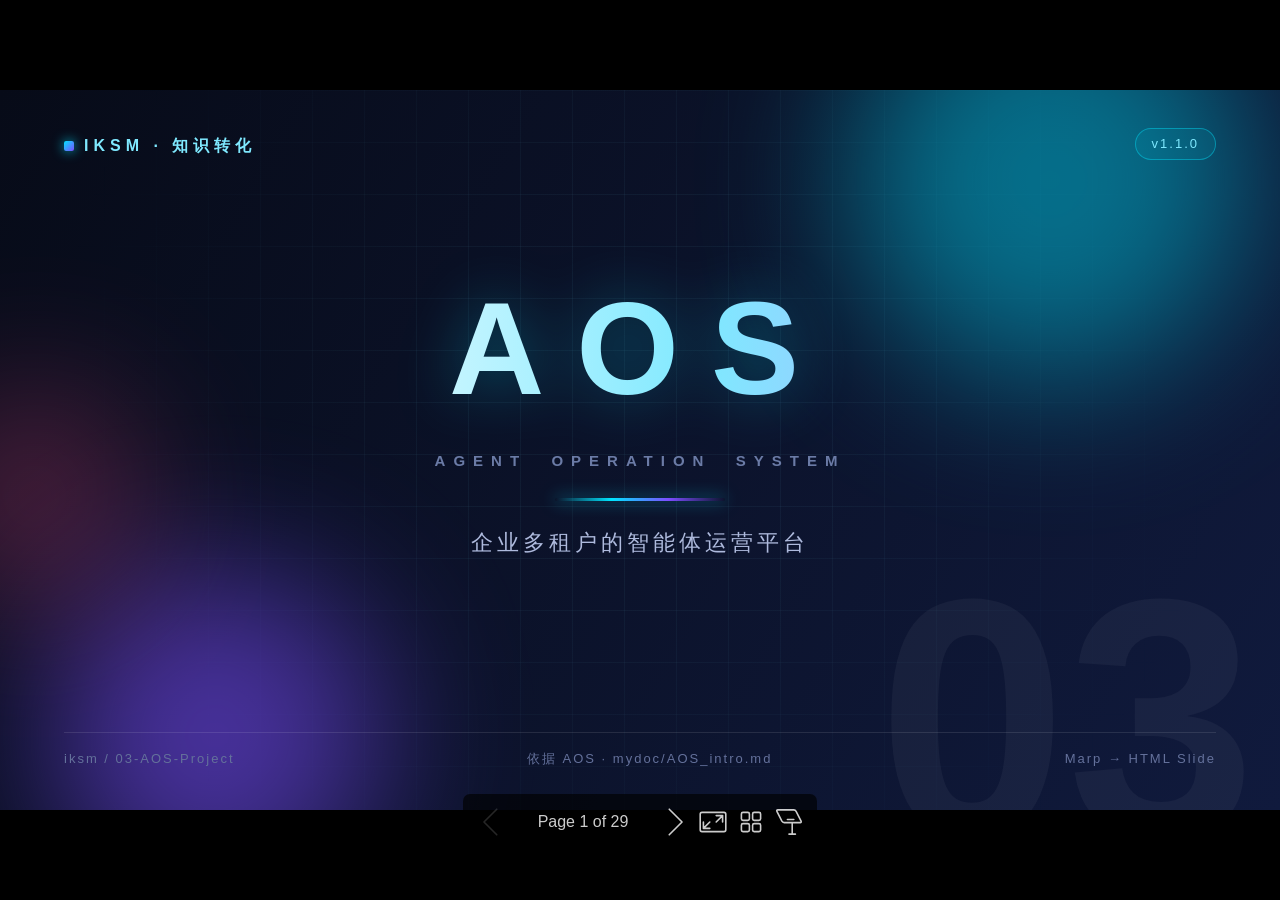
<file: output/003-AOS-Project/v1.1.0/slides.html>
<!DOCTYPE html><html lang="en-US"><head><meta charset="UTF-8"><meta name="viewport" content="width=device-width,height=device-height,initial-scale=1.0"><meta name="apple-mobile-web-app-capable" content="yes"><meta http-equiv="X-UA-Compatible" content="ie=edge"><meta property="og:type" content="website"><meta name="twitter:card" content="summary"><style>@media screen{body[data-bespoke-view=""] .bespoke-marp-parent>.bespoke-marp-osc>button,body[data-bespoke-view=next] .bespoke-marp-parent>.bespoke-marp-osc>button,body[data-bespoke-view=overview] button.bespoke-marp-overview-close,body[data-bespoke-view=presenter] .bespoke-marp-presenter-container .bespoke-marp-presenter-info-container .bespoke-marp-presenter-info-page-area .bespoke-marp-presenter-info-page,body[data-bespoke-view=presenter] .bespoke-marp-presenter-container .bespoke-marp-presenter-info-container button,body[data-bespoke-view=presenter] .bespoke-marp-presenter-container .bespoke-marp-presenter-note-container button{appearance:none;background-color:initial;border:0;color:inherit;cursor:pointer;font-size:inherit;opacity:.8;outline:none;padding:0;transition:opacity .2s linear;-webkit-tap-highlight-color:transparent}body[data-bespoke-view=""] .bespoke-marp-parent>.bespoke-marp-osc>button:disabled,body[data-bespoke-view=next] .bespoke-marp-parent>.bespoke-marp-osc>button:disabled,body[data-bespoke-view=overview] button.bespoke-marp-overview-close:disabled,body[data-bespoke-view=presenter] .bespoke-marp-presenter-container .bespoke-marp-presenter-info-container .bespoke-marp-presenter-info-page-area .bespoke-marp-presenter-info-page:disabled,body[data-bespoke-view=presenter] .bespoke-marp-presenter-container .bespoke-marp-presenter-info-container button:disabled,body[data-bespoke-view=presenter] .bespoke-marp-presenter-container .bespoke-marp-presenter-note-container button:disabled{cursor:not-allowed;opacity:.15!important}body[data-bespoke-view=""] .bespoke-marp-parent>.bespoke-marp-osc>button:hover,body[data-bespoke-view=next] .bespoke-marp-parent>.bespoke-marp-osc>button:hover,body[data-bespoke-view=overview] button.bespoke-marp-overview-close:hover,body[data-bespoke-view=presenter] .bespoke-marp-presenter-container .bespoke-marp-presenter-info-container .bespoke-marp-presenter-info-page-area .bespoke-marp-presenter-info-page:hover,body[data-bespoke-view=presenter] .bespoke-marp-presenter-container .bespoke-marp-presenter-info-container button:hover,body[data-bespoke-view=presenter] .bespoke-marp-presenter-container .bespoke-marp-presenter-note-container button:hover{opacity:1}body[data-bespoke-view=""] .bespoke-marp-parent>.bespoke-marp-osc>button:hover:active,body[data-bespoke-view=next] .bespoke-marp-parent>.bespoke-marp-osc>button:hover:active,body[data-bespoke-view=overview] button.bespoke-marp-overview-close:hover:active,body[data-bespoke-view=presenter] .bespoke-marp-presenter-container .bespoke-marp-presenter-info-container .bespoke-marp-presenter-info-page-area .bespoke-marp-presenter-info-page:hover:active,body[data-bespoke-view=presenter] .bespoke-marp-presenter-container .bespoke-marp-presenter-info-container button:hover:active,body[data-bespoke-view=presenter] .bespoke-marp-presenter-container .bespoke-marp-presenter-note-container button:hover:active{opacity:.6}body[data-bespoke-view=""] .bespoke-marp-parent>.bespoke-marp-osc>button:hover:not(:disabled),body[data-bespoke-view=next] .bespoke-marp-parent>.bespoke-marp-osc>button:hover:not(:disabled),body[data-bespoke-view=overview] button.bespoke-marp-overview-close:hover:not(:disabled),body[data-bespoke-view=presenter] .bespoke-marp-presenter-container .bespoke-marp-presenter-info-container .bespoke-marp-presenter-info-page-area .bespoke-marp-presenter-info-page:hover:not(:disabled),body[data-bespoke-view=presenter] .bespoke-marp-presenter-container .bespoke-marp-presenter-info-container button:hover:not(:disabled),body[data-bespoke-view=presenter] .bespoke-marp-presenter-container .bespoke-marp-presenter-note-container button:hover:not(:disabled){transition:none}body[data-bespoke-view=""] .bespoke-marp-parent>.bespoke-marp-osc>button[data-bespoke-marp-osc=prev],body[data-bespoke-view=next] .bespoke-marp-parent>.bespoke-marp-osc>button[data-bespoke-marp-osc=prev],body[data-bespoke-view=presenter] .bespoke-marp-presenter-container .bespoke-marp-presenter-info-container button.bespoke-marp-presenter-info-page-prev{background:#0000 url("[data-uri]") no-repeat 50%;background-size:contain;overflow:hidden;text-indent:100%;white-space:nowrap}body[data-bespoke-view=""] .bespoke-marp-parent>.bespoke-marp-osc>button[data-bespoke-marp-osc=next],body[data-bespoke-view=next] .bespoke-marp-parent>.bespoke-marp-osc>button[data-bespoke-marp-osc=next],body[data-bespoke-view=presenter] .bespoke-marp-presenter-container .bespoke-marp-presenter-info-container button.bespoke-marp-presenter-info-page-next{background:#0000 url("[data-uri]") no-repeat 50%;background-size:contain;overflow:hidden;text-indent:100%;white-space:nowrap}:is(body[data-bespoke-view=""],body[data-bespoke-view=next]) .bespoke-marp-parent>.bespoke-marp-osc>button[data-bespoke-marp-osc=fullscreen]{background:#0000 url("[data-uri]") no-repeat 50%;background-size:contain;overflow:hidden;text-indent:100%;white-space:nowrap}:is(body[data-bespoke-view=""],body[data-bespoke-view=next]) .bespoke-marp-parent>.bespoke-marp-osc>button.exit[data-bespoke-marp-osc=fullscreen]{background-image:url("[data-uri]")}:is(body[data-bespoke-view=""],body[data-bespoke-view=next]) .bespoke-marp-parent>.bespoke-marp-osc>button[data-bespoke-marp-osc=presenter]{background:#0000 url("[data-uri]") no-repeat 50%;background-size:contain;overflow:hidden;text-indent:100%;white-space:nowrap}body[data-bespoke-view=overview] button.bespoke-marp-overview-close,body[data-bespoke-view=presenter] .bespoke-marp-presenter-container .bespoke-marp-presenter-note-container button.bespoke-marp-presenter-note-bigger{background:#0000 url("[data-uri]") no-repeat 50%;background-size:contain;overflow:hidden;text-indent:100%;white-space:nowrap}body[data-bespoke-view=presenter] .bespoke-marp-presenter-container .bespoke-marp-presenter-note-container button.bespoke-marp-presenter-note-smaller{background:#0000 url("[data-uri]") no-repeat 50%;background-size:contain;overflow:hidden;text-indent:100%;white-space:nowrap}:is(body[data-bespoke-view=""],body[data-bespoke-view=next]) .bespoke-marp-parent>.bespoke-marp-osc>button[data-bespoke-marp-osc=overview]{background:#0000 url("[data-uri]") no-repeat 50%;background-size:contain;overflow:hidden;text-indent:100%;white-space:nowrap}}@keyframes __bespoke_marp_transition_reduced_outgoing__{0%{opacity:1}to{opacity:0}}@keyframes __bespoke_marp_transition_reduced_incoming__{0%{mix-blend-mode:plus-lighter;opacity:0}to{mix-blend-mode:plus-lighter;opacity:1}}.bespoke-marp-note,.bespoke-marp-osc,.bespoke-progress-parent{display:none;transition:none}@media screen{::view-transition-group(*){animation-duration:var(--marp-bespoke-transition-animation-duration,.5s);animation-timing-function:ease}::view-transition-new(*),::view-transition-old(*){animation-delay:0s;animation-direction:var(--marp-bespoke-transition-animation-direction,normal);animation-duration:var(--marp-bespoke-transition-animation-duration,.5s);animation-fill-mode:both;animation-name:var(--marp-bespoke-transition-animation-name,var(--marp-bespoke-transition-animation-name-fallback,__bespoke_marp_transition_no_animation__));mix-blend-mode:normal}::view-transition-old(*){--marp-bespoke-transition-animation-name-fallback:__bespoke_marp_transition_reduced_outgoing__;animation-timing-function:ease}::view-transition-new(*){--marp-bespoke-transition-animation-name-fallback:__bespoke_marp_transition_reduced_incoming__;animation-timing-function:ease}::view-transition-new(root),::view-transition-old(root){animation-timing-function:linear}::view-transition-new(__bespoke_marp_transition_osc__),::view-transition-old(__bespoke_marp_transition_osc__){animation-duration:0s!important;animation-name:__bespoke_marp_transition_osc__!important}::view-transition-new(__bespoke_marp_transition_osc__){opacity:0!important}.bespoke-marp-transition-warming-up::view-transition-group(*),.bespoke-marp-transition-warming-up::view-transition-new(*),.bespoke-marp-transition-warming-up::view-transition-old(*){animation-play-state:paused!important}body,html{height:100%;margin:0}body{background:#000;overflow:hidden}svg.bespoke-marp-slide{content-visibility:hidden;interactivity:inert;opacity:0;pointer-events:none;z-index:-1}svg.bespoke-marp-slide:not(.bespoke-marp-active) *{view-transition-name:none!important}svg.bespoke-marp-slide.bespoke-marp-active{content-visibility:visible;interactivity:auto;opacity:1;pointer-events:auto;z-index:0}svg.bespoke-marp-slide.bespoke-marp-active.bespoke-marp-active-ready *{animation-name:__bespoke_marp__!important}@supports not (content-visibility:hidden){svg.bespoke-marp-slide[data-bespoke-marp-load=hideable]{display:none}svg.bespoke-marp-slide[data-bespoke-marp-load=hideable].bespoke-marp-active{display:block}}}@media screen and (prefers-reduced-motion:reduce){svg.bespoke-marp-slide *{view-transition-name:none!important}}@media screen{[data-bespoke-marp-fragment=inactive]{visibility:hidden}:is(body[data-bespoke-view=""],body[data-bespoke-view=next]) .bespoke-marp-parent{inset:0;position:absolute}:is(body[data-bespoke-view=""],body[data-bespoke-view=next]) .bespoke-marp-parent>.bespoke-marp-osc{background:#000000a6;border-radius:7px;bottom:50px;color:#fff;contain:paint;display:block;font-family:Helvetica,Arial,sans-serif;font-size:16px;left:50%;line-height:0;opacity:1;padding:12px;position:absolute;touch-action:manipulation;transform:translateX(-50%);transition:opacity .2s linear;-webkit-user-select:none;user-select:none;view-transition-name:__bespoke_marp_transition_osc__;white-space:nowrap;will-change:transform;z-index:1}:is(body[data-bespoke-view=""],body[data-bespoke-view=next]) .bespoke-marp-parent>.bespoke-marp-osc>:where(*){margin-left:6px}:is(body[data-bespoke-view=""],body[data-bespoke-view=next]) .bespoke-marp-parent>.bespoke-marp-osc>:where(*):where(:first-child){margin-left:0}:is(body[data-bespoke-view=""],body[data-bespoke-view=next]) .bespoke-marp-parent>.bespoke-marp-osc>span{opacity:.8}:is(body[data-bespoke-view=""],body[data-bespoke-view=next]) .bespoke-marp-parent>.bespoke-marp-osc>span[data-bespoke-marp-osc=page]{display:inline-block;min-width:140px;text-align:center}:is(body[data-bespoke-view=""],body[data-bespoke-view=next]) .bespoke-marp-parent>.bespoke-marp-osc>button[data-bespoke-marp-osc=fullscreen],:is(body[data-bespoke-view=""],body[data-bespoke-view=next]) .bespoke-marp-parent>.bespoke-marp-osc>button[data-bespoke-marp-osc=next],:is(body[data-bespoke-view=""],body[data-bespoke-view=next]) .bespoke-marp-parent>.bespoke-marp-osc>button[data-bespoke-marp-osc=overview],:is(body[data-bespoke-view=""],body[data-bespoke-view=next]) .bespoke-marp-parent>.bespoke-marp-osc>button[data-bespoke-marp-osc=presenter],:is(body[data-bespoke-view=""],body[data-bespoke-view=next]) .bespoke-marp-parent>.bespoke-marp-osc>button[data-bespoke-marp-osc=prev]{height:32px;line-height:32px;width:32px}:is(body[data-bespoke-view=""],body[data-bespoke-view=next]) .bespoke-marp-parent.bespoke-marp-inactive{cursor:none}:is(body[data-bespoke-view=""],body[data-bespoke-view=next]) .bespoke-marp-parent.bespoke-marp-inactive>.bespoke-marp-osc{opacity:0;pointer-events:none}:is(body[data-bespoke-view=""],body[data-bespoke-view=next]) svg.bespoke-marp-slide{height:100%;left:0;position:absolute;top:0;width:100%}body[data-bespoke-view=""] .bespoke-progress-parent{background:#222;display:flex;height:5px;width:100%}body[data-bespoke-view=""] .bespoke-progress-parent+:where(.bespoke-marp-parent){top:5px}body[data-bespoke-view=""] .bespoke-progress-parent .bespoke-progress-bar{background:#0288d1;flex:0 0 0;transition:flex-basis .2s cubic-bezier(0,1,1,1)}body[data-bespoke-view=next]{background:#0000}body[data-bespoke-view=presenter]{background:#161616}body[data-bespoke-view=presenter] .bespoke-marp-presenter-container{display:grid;font-family:Helvetica,Arial,sans-serif;grid-template:"current dragbar next" minmax(140px,1fr) "current dragbar note" 2fr "info    dragbar note" 3em;grid-template-columns:minmax(3px,var(--bespoke-marp-presenter-split-ratio,66%)) 0 minmax(3px,1fr);height:100%;left:0;position:absolute;top:0;width:100%}body[data-bespoke-view=presenter] .bespoke-marp-presenter-container :where(.bespoke-marp-parent){grid-area:current;overflow:hidden;position:relative}body[data-bespoke-view=presenter] .bespoke-marp-presenter-container :where(.bespoke-marp-parent) :where(svg.bespoke-marp-slide){height:calc(100% - 40px);left:20px;pointer-events:none;position:absolute;top:20px;-webkit-user-select:none;user-select:none;width:calc(100% - 40px)}body[data-bespoke-view=presenter] .bespoke-marp-presenter-container :where(.bespoke-marp-parent) :where(svg.bespoke-marp-slide).bespoke-marp-active{filter:drop-shadow(0 3px 10px rgba(0,0,0,.5))}body[data-bespoke-view=presenter] .bespoke-marp-presenter-container .bespoke-marp-presenter-dragbar-container{background:#0288d1;cursor:col-resize;grid-area:dragbar;margin-left:-3px;opacity:0;position:relative;transition:opacity .4s linear .1s;width:6px;z-index:10}body[data-bespoke-view=presenter] .bespoke-marp-presenter-container .bespoke-marp-presenter-dragbar-container:hover{opacity:1}body[data-bespoke-view=presenter] .bespoke-marp-presenter-container .bespoke-marp-presenter-dragbar-container.active{opacity:1;transition-delay:0s}body[data-bespoke-view=presenter] .bespoke-marp-presenter-container .bespoke-marp-presenter-next-container{background:#222;cursor:pointer;display:none;grid-area:next;overflow:hidden;position:relative}body[data-bespoke-view=presenter] .bespoke-marp-presenter-container .bespoke-marp-presenter-next-container.active{display:block}body[data-bespoke-view=presenter] .bespoke-marp-presenter-container .bespoke-marp-presenter-next-container iframe.bespoke-marp-presenter-next{background:#0000;border:0;display:block;filter:drop-shadow(0 3px 10px rgba(0,0,0,.5));height:calc(100% - 40px);left:20px;pointer-events:none;position:absolute;interactivity:inert;top:20px;-webkit-user-select:none;user-select:none;width:calc(100% - 40px)}body[data-bespoke-view=presenter] .bespoke-marp-presenter-container .bespoke-marp-presenter-note-container{background:#222;color:#eee;grid-area:note;position:relative;z-index:1}body[data-bespoke-view=presenter] .bespoke-marp-presenter-container .bespoke-marp-presenter-note-container button{height:1.5em;line-height:1.5em;width:1.5em}body[data-bespoke-view=presenter] .bespoke-marp-presenter-container .bespoke-marp-presenter-note-container .bespoke-marp-presenter-note-wrapper{display:block;inset:0;position:absolute}body[data-bespoke-view=presenter] .bespoke-marp-presenter-container .bespoke-marp-presenter-note-container .bespoke-marp-presenter-note-buttons{background:#000000a6;border-radius:4px;bottom:0;display:flex;gap:4px;margin:12px;opacity:0;padding:6px;pointer-events:none;position:absolute;right:0;transition:opacity .2s linear}body[data-bespoke-view=presenter] .bespoke-marp-presenter-container .bespoke-marp-presenter-note-container .bespoke-marp-presenter-note-buttons:focus-within,body[data-bespoke-view=presenter] .bespoke-marp-presenter-container .bespoke-marp-presenter-note-container .bespoke-marp-presenter-note-wrapper:focus-within+.bespoke-marp-presenter-note-buttons,body[data-bespoke-view=presenter] .bespoke-marp-presenter-container .bespoke-marp-presenter-note-container:hover .bespoke-marp-presenter-note-buttons{opacity:1;pointer-events:auto}body[data-bespoke-view=presenter] .bespoke-marp-presenter-container .bespoke-marp-presenter-note-container .bespoke-marp-note{box-sizing:border-box;font-size:calc(1.1em*var(--bespoke-marp-note-font-scale, 1));height:calc(100% - 40px);margin:20px;overflow:auto;padding-right:3px;white-space:pre-wrap;width:calc(100% - 40px);word-wrap:break-word;scrollbar-color:#eeeeee80 #0000;scrollbar-width:thin}body[data-bespoke-view=presenter] .bespoke-marp-presenter-container .bespoke-marp-presenter-note-container .bespoke-marp-note::-webkit-scrollbar{width:6px}body[data-bespoke-view=presenter] .bespoke-marp-presenter-container .bespoke-marp-presenter-note-container .bespoke-marp-note::-webkit-scrollbar-track{background:#0000}body[data-bespoke-view=presenter] .bespoke-marp-presenter-container .bespoke-marp-presenter-note-container .bespoke-marp-note::-webkit-scrollbar-thumb{background:#eeeeee80;border-radius:6px}body[data-bespoke-view=presenter] .bespoke-marp-presenter-container .bespoke-marp-presenter-note-container .bespoke-marp-note:empty{pointer-events:none}body[data-bespoke-view=presenter] .bespoke-marp-presenter-container .bespoke-marp-presenter-note-container .bespoke-marp-note.active{display:block}body[data-bespoke-view=presenter] .bespoke-marp-presenter-container .bespoke-marp-presenter-note-container .bespoke-marp-note p:first-child{margin-top:0}body[data-bespoke-view=presenter] .bespoke-marp-presenter-container .bespoke-marp-presenter-note-container .bespoke-marp-note p:last-child{margin-bottom:0}body[data-bespoke-view=presenter] .bespoke-marp-presenter-container .bespoke-marp-presenter-info-container{align-items:center;box-sizing:border-box;color:#eee;display:flex;flex-wrap:nowrap;grid-area:info;justify-content:center;overflow:hidden;padding:0 10px}body[data-bespoke-view=presenter] .bespoke-marp-presenter-container .bespoke-marp-presenter-info-container :is(.bespoke-marp-presenter-info-page-area,.bespoke-marp-presenter-info-time,.bespoke-marp-presenter-info-timer){box-sizing:border-box;display:block;padding:0 10px;white-space:nowrap;width:100%}body[data-bespoke-view=presenter] .bespoke-marp-presenter-container .bespoke-marp-presenter-info-container button{height:1.5em;line-height:1.5em;width:1.5em}body[data-bespoke-view=presenter] .bespoke-marp-presenter-container .bespoke-marp-presenter-info-container .bespoke-marp-presenter-info-page-area{order:2;text-align:center}body[data-bespoke-view=presenter] .bespoke-marp-presenter-container .bespoke-marp-presenter-info-container .bespoke-marp-presenter-info-page-area .bespoke-marp-presenter-info-page{display:inline-block;min-width:120px;text-align:center}body[data-bespoke-view=presenter] .bespoke-marp-presenter-container .bespoke-marp-presenter-info-container .bespoke-marp-presenter-info-time{color:#999;order:1;text-align:left}body[data-bespoke-view=presenter] .bespoke-marp-presenter-container .bespoke-marp-presenter-info-container .bespoke-marp-presenter-info-timer{color:#999;order:3;text-align:right}body[data-bespoke-view=presenter] .bespoke-marp-presenter-container .bespoke-marp-presenter-info-container .bespoke-marp-presenter-info-timer:hover{cursor:pointer}body[data-bespoke-view=overview]{background:#161616;overflow:auto}body[data-bespoke-view=overview] [data-bespoke-marp-fragment=inactive]{visibility:visible}body[data-bespoke-view=overview] .bespoke-marp-overview-header{backdrop-filter:blur(4px);background:#222222d9;box-shadow:0 3px 10px #00000080;box-sizing:border-box;display:flex;height:48px;inset:0 0 auto;justify-content:flex-end;padding:10px;position:fixed;z-index:1}body[data-bespoke-view=overview] button.bespoke-marp-overview-close{height:28px;line-height:28px;transform:rotate(45deg);width:28px}body[data-bespoke-view=overview] .bespoke-marp-parent{display:grid;gap:40px;grid-template-columns:repeat(auto-fit,minmax(0,240px));justify-content:space-around;padding:30px}body[data-bespoke-view=overview] .bespoke-marp-parent svg.bespoke-marp-slide{--bov-selected:#0000;--bov-focus:#161616;--bov-focus-outline:#0000;background-image:conic-gradient(#161616 0 0),conic-gradient(var(--bov-focus) 0 0),conic-gradient(var(--bov-focus-outline) 0 0),conic-gradient(var(--bov-selected) 0 0);background-position:5px 5px,3px 3px,2px 2px,0 0;background-repeat:no-repeat;background-size:calc(100% - 10px) calc(100% - 10px),calc(100% - 6px) calc(100% - 6px),calc(100% - 4px) calc(100% - 4px),100% 100%;content-visibility:visible;cursor:pointer;filter:drop-shadow(0 3px 10px rgba(0,0,0,.5));margin:-6px;padding:6px;interactivity:auto;opacity:1;outline:0;pointer-events:auto;scroll-margin-block:30px;width:100%;z-index:0}body[data-bespoke-view=overview] .bespoke-marp-parent svg.bespoke-marp-slide *,body[data-bespoke-view=overview] .bespoke-marp-parent svg.bespoke-marp-slide.bespoke-marp-active *{pointer-events:none;interactivity:inert}body[data-bespoke-view=overview] .bespoke-marp-parent :is(svg.bespoke-marp-slide:active,svg.bespoke-marp-slide:focus-visible,svg.bespoke-marp-slide:hover){--bov-focus-outline:#161616}body[data-bespoke-view=overview] .bespoke-marp-parent svg.bespoke-marp-slide:focus-visible,body[data-bespoke-view=overview] .bespoke-marp-parent svg.bespoke-marp-slide:hover{--bov-focus:#999}body[data-bespoke-view=overview] .bespoke-marp-parent svg.bespoke-marp-slide:active{--bov-focus:#eee}body[data-bespoke-view=overview] .bespoke-marp-parent svg.bespoke-marp-slide.bespoke-marp-active{--bov-selected:#0288d1}body[data-bespoke-view=overview]:has(.bespoke-marp-overview-header) .bespoke-marp-parent{padding-top:78px}body[data-bespoke-view=overview]:has(.bespoke-marp-overview-header) .bespoke-marp-parent svg.bespoke-marp-slide{scroll-margin-top:78px}.bespoke-marp-overview{background:#000000a6;inset:0;opacity:0;pointer-events:none;position:fixed;transition:opacity .1s ease;z-index:10}.bespoke-marp-overview iframe{background:#222;border:0;display:block;height:100%;left:0;position:absolute;top:0;width:100%}.bespoke-marp-overview[data-open="1"]{opacity:1;pointer-events:auto}}@media print{.bespoke-marp-overview,.bespoke-marp-presenter-info-container,.bespoke-marp-presenter-next-container,.bespoke-marp-presenter-note-container{display:none}}</style><style>div#\:\$p > svg > foreignObject > section{width:1280px;height:720px;box-sizing:border-box;overflow:hidden;position:relative;scroll-snap-align:center center;-webkit-text-size-adjust:100%;text-size-adjust:100%}div#\:\$p > svg > foreignObject > section::after{bottom:0;content:attr(data-marpit-pagination);padding:inherit;pointer-events:none;position:absolute;right:0}div#\:\$p > svg > foreignObject > section:not([data-marpit-pagination])::after{display:none}div#\:\$p > svg > foreignObject > section :where(:is(h1, marp-h1)){font-size:2em;margin-block:0.67em}div#\:\$p > svg > foreignObject > section section:where(:is(h1, marp-h1)){--marpit-root-font-size: 2em}div#\:\$p > svg > foreignObject > section video::-webkit-media-controls{will-change:transform}@page {size:1280px 720px;margin:0}@media print{html, body{background-color:#fff;margin:0;page-break-inside:avoid;break-inside:avoid-page}div#\:\$p > svg > foreignObject > section{page-break-before:always;break-before:page}div#\:\$p > svg > foreignObject > section, div#\:\$p > svg > foreignObject > section *{-webkit-print-color-adjust:exact!important;animation-delay:0s!important;animation-duration:0s!important;color-adjust:exact!important;print-color-adjust:exact!important;transition:none!important}div#\:\$p > svg[data-marpit-svg]{display:block;height:100vh;width:100vw}}div#\:\$p > svg > foreignObject > :where(section){container-type:size}div#\:\$p > svg > foreignObject > section img[data-marp-twemoji]{background:transparent;height:1em;margin:0 .05em 0 .1em;vertical-align:-.1em;width:1em}div#\:\$p > svg > foreignObject > section{--fgColor-danger:light-dark(#d1242f, #f85149);--bgColor-attention-muted:light-dark(#fff8c5, #bb800926);--bgColor-muted:light-dark(#f6f8fa, #151b23);--bgColor-neutral-muted:light-dark(#818b981f, #656c7633);--borderColor-accent-emphasis:light-dark(#0969da, #1f6feb);--borderColor-attention-emphasis:light-dark(#9a6700, #9e6a03);--borderColor-danger-emphasis:light-dark(#cf222e, #da3633);--borderColor-default:light-dark(#d1d9e0, #3d444d);--borderColor-done-emphasis:light-dark(#8250df, #8957e5);--borderColor-success-emphasis:light-dark(#1a7f37, #238636);--color-prettylights-syntax-brackethighlighter-angle:light-dark(#59636e, #9198a1);--color-prettylights-syntax-brackethighlighter-unmatched:light-dark(#82071e, #f85149);--color-prettylights-syntax-carriage-return-bg:light-dark(#cf222e, #b62324);--color-prettylights-syntax-carriage-return-text:light-dark(#f6f8fa, #f0f6fc);--color-prettylights-syntax-comment:light-dark(#59636e, #9198a1);--color-prettylights-syntax-constant:light-dark(#0550ae, #79c0ff);--color-prettylights-syntax-constant-other-reference-link:light-dark(#0a3069, #a5d6ff);--color-prettylights-syntax-entity:light-dark(#6639ba, #d2a8ff);--color-prettylights-syntax-entity-tag:light-dark(#0550ae, #7ee787);--color-prettylights-syntax-invalid-illegal-text:light-dark(var(--fgColor-danger), var(--fgColor-danger));--color-prettylights-syntax-keyword:light-dark(#cf222e, #ff7b72);--color-prettylights-syntax-markup-changed-bg:light-dark(#ffd8b5, #5a1e02);--color-prettylights-syntax-markup-changed-text:light-dark(#953800, #ffdfb6);--color-prettylights-syntax-markup-deleted-bg:light-dark(#ffebe9, #67060c);--color-prettylights-syntax-markup-deleted-text:light-dark(#82071e, #ffdcd7);--color-prettylights-syntax-markup-heading:light-dark(#0550ae, #1f6feb);--color-prettylights-syntax-markup-ignored-bg:light-dark(#0550ae, #1158c7);--color-prettylights-syntax-markup-ignored-text:light-dark(#d1d9e0, #f0f6fc);--color-prettylights-syntax-markup-inserted-bg:light-dark(#dafbe1, #033a16);--color-prettylights-syntax-markup-inserted-text:light-dark(#116329, #aff5b4);--color-prettylights-syntax-markup-list:light-dark(#3b2300, #f2cc60);--color-prettylights-syntax-meta-diff-range:light-dark(#8250df, #d2a8ff);--color-prettylights-syntax-string:light-dark(#0a3069, #a5d6ff);--color-prettylights-syntax-string-regexp:light-dark(#116329, #7ee787);--color-prettylights-syntax-sublimelinter-gutter-mark:light-dark(#818b98, #3d444d);--color-prettylights-syntax-variable:light-dark(#953800, #ffa657);--fgColor-accent:light-dark(#0969da, #4493f8);--fgColor-attention:light-dark(#9a6700, #d29922);--fgColor-done:light-dark(#8250df, #ab7df8);--fgColor-muted:light-dark(#59636e, #9198a1);--fgColor-success:light-dark(#1a7f37, #3fb950);--bgColor-default:light-dark(#fff, #0d1117);--borderColor-muted:light-dark(#d1d9e0b3, #3d444db3);--color-prettylights-syntax-invalid-illegal-bg:light-dark(var(--bgColor-danger-muted), var(--bgColor-danger-muted));--color-prettylights-syntax-markup-bold:light-dark(#1f2328, #f0f6fc);--color-prettylights-syntax-markup-italic:light-dark(#1f2328, #f0f6fc);--color-prettylights-syntax-storage-modifier-import:light-dark(#1f2328, #f0f6fc);--fgColor-default:light-dark(#1f2328, #f0f6fc);--focus-outlineColor:light-dark(var(--borderColor-accent-emphasis), var(--borderColor-accent-emphasis));--borderColor-neutral-muted:light-dark(var(--borderColor-muted), var(--borderColor-muted));--base-size-16:calc(var(--marpit-root-font-size, 1rem) * 1);--base-size-24:calc(var(--marpit-root-font-size, 1rem) * 1.5);--base-size-4:calc(var(--marpit-root-font-size, 1rem) * 0.25);--base-size-40:calc(var(--marpit-root-font-size, 1rem) * 2.5);--base-size-8:calc(var(--marpit-root-font-size, 1rem) * 0.5);--base-text-weight-medium:500;--base-text-weight-normal:400;--base-text-weight-semibold:600;--fontStack-monospace:ui-monospace, SFMono-Regular, SF Mono, Menlo, Consolas, Liberation Mono, monospace;--fontStack-sansSerif:-apple-system, BlinkMacSystemFont, "Segoe UI", "Noto Sans", Helvetica, Arial, sans-serif, "Apple Color Emoji", "Segoe UI Emoji";}/*!
 * Marp default theme.
 *
 * @theme default
 * @author Yuki Hattori
 *
 * @auto-scaling true
 * @size 16:9 1280px 720px
 * @size 4:3 960px 720px
 */div#\:\$p > svg > foreignObject > section [data-theme=light],div#\:\$p > svg > foreignObject > section{color-scheme:light}div#\:\$p > svg > foreignObject > section [data-theme=dark],div#\:\$p > svg > foreignObject > section:where(.invert){color-scheme:dark}div#\:\$p > svg > foreignObject > section{-ms-text-size-adjust:100%;-webkit-text-size-adjust:100%;margin:0;font-weight:var(--base-text-weight-normal, 400);color:var(--fgColor-default);background-color:var(--bgColor-default);font-family:var(--fontStack-sansSerif, -apple-system, BlinkMacSystemFont, "Segoe UI", "Noto Sans", Helvetica, Arial, sans-serif, "Apple Color Emoji", "Segoe UI Emoji");font-size:16px;line-height:1.5;word-wrap:break-word}div#\:\$p > svg > foreignObject > section{--marpit-root-font-size:16px}div#\:\$p > svg > foreignObject > section a{text-decoration:underline;text-underline-offset:calc(var(--marpit-root-font-size, 1rem) * .2)}div#\:\$p > svg > foreignObject > section :is(h1, marp-h1):hover .anchor .octicon-link:before,div#\:\$p > svg > foreignObject > section :is(h2, marp-h2):hover .anchor .octicon-link:before,div#\:\$p > svg > foreignObject > section :is(h3, marp-h3):hover .anchor .octicon-link:before,div#\:\$p > svg > foreignObject > section :is(h4, marp-h4):hover .anchor .octicon-link:before,div#\:\$p > svg > foreignObject > section :is(h5, marp-h5):hover .anchor .octicon-link:before,div#\:\$p > svg > foreignObject > section :is(h6, marp-h6):hover .anchor .octicon-link:before{width:16px;height:16px;content:" ";display:inline-block;background-color:currentColor;-webkit-mask-image:url('data:image/svg+xml;charset=utf-8,<svg xmlns="http://www.w3.org/2000/svg" aria-hidden="true" viewBox="0 0 16 16"><path fill-rule="evenodd" d="M7.775 3.275a.75.75 0 0 0 1.06 1.06l1.25-1.25a2 2 0 1 1 2.83 2.83l-2.5 2.5a2 2 0 0 1-2.83 0 .75.75 0 0 0-1.06 1.06 3.5 3.5 0 0 0 4.95 0l2.5-2.5a3.5 3.5 0 0 0-4.95-4.95zm-4.69 9.64a2 2 0 0 1 0-2.83l2.5-2.5a2 2 0 0 1 2.83 0 .75.75 0 0 0 1.06-1.06 3.5 3.5 0 0 0-4.95 0l-2.5 2.5a3.5 3.5 0 0 0 4.95 4.95l1.25-1.25a.75.75 0 0 0-1.06-1.06l-1.25 1.25a2 2 0 0 1-2.83 0"/></svg>');mask-image:url('data:image/svg+xml;charset=utf-8,<svg xmlns="http://www.w3.org/2000/svg" aria-hidden="true" viewBox="0 0 16 16"><path fill-rule="evenodd" d="M7.775 3.275a.75.75 0 0 0 1.06 1.06l1.25-1.25a2 2 0 1 1 2.83 2.83l-2.5 2.5a2 2 0 0 1-2.83 0 .75.75 0 0 0-1.06 1.06 3.5 3.5 0 0 0 4.95 0l2.5-2.5a3.5 3.5 0 0 0-4.95-4.95zm-4.69 9.64a2 2 0 0 1 0-2.83l2.5-2.5a2 2 0 0 1 2.83 0 .75.75 0 0 0 1.06-1.06 3.5 3.5 0 0 0-4.95 0l-2.5 2.5a3.5 3.5 0 0 0 4.95 4.95l1.25-1.25a.75.75 0 0 0-1.06-1.06l-1.25 1.25a2 2 0 0 1-2.83 0"/></svg>')}div#\:\$p > svg > foreignObject > section details,div#\:\$p > svg > foreignObject > section figcaption,div#\:\$p > svg > foreignObject > section figure{display:block}div#\:\$p > svg > foreignObject > section summary{display:list-item}div#\:\$p > svg > foreignObject > section [hidden]{display:none!important}div#\:\$p > svg > foreignObject > section a{background-color:transparent;color:var(--fgColor-accent);text-decoration:none}div#\:\$p > svg > foreignObject > section abbr[title]{border-bottom:none;-webkit-text-decoration:underline dotted;text-decoration:underline dotted}div#\:\$p > svg > foreignObject > section b,div#\:\$p > svg > foreignObject > section strong{font-weight:var(--base-text-weight-semibold, 600)}div#\:\$p > svg > foreignObject > section dfn{font-style:italic}div#\:\$p > svg > foreignObject > section :is(h1, marp-h1){margin:.67em 0;font-weight:var(--base-text-weight-semibold, 600);padding-bottom:.3em;font-size:2em;border-bottom:1px solid var(--borderColor-muted)}div#\:\$p > svg > foreignObject > section mark{background-color:var(--bgColor-attention-muted);color:var(--fgColor-default)}div#\:\$p > svg > foreignObject > section small{font-size:90%}div#\:\$p > svg > foreignObject > section sub,div#\:\$p > svg > foreignObject > section sup{font-size:75%;line-height:0;position:relative;vertical-align:baseline}div#\:\$p > svg > foreignObject > section sub{bottom:-.25em}div#\:\$p > svg > foreignObject > section sup{top:-.5em}div#\:\$p > svg > foreignObject > section img{border-style:none;max-width:100%;box-sizing:content-box}div#\:\$p > svg > foreignObject > section code,div#\:\$p > svg > foreignObject > section kbd,div#\:\$p > svg > foreignObject > section :is(pre, marp-pre),div#\:\$p > svg > foreignObject > section samp{font-family:monospace;font-size:1em}div#\:\$p > svg > foreignObject > section figure{margin:1em var(--base-size-40)}div#\:\$p > svg > foreignObject > section hr{box-sizing:content-box;overflow:hidden;background:transparent;height:.25em;padding:0;margin:var(--base-size-24) 0;background-color:var(--borderColor-default);border:0}div#\:\$p > svg > foreignObject > section input{font:inherit;margin:0;overflow:visible;font-family:inherit;font-size:inherit;line-height:inherit}div#\:\$p > svg > foreignObject > section [type=button],div#\:\$p > svg > foreignObject > section [type=reset],div#\:\$p > svg > foreignObject > section [type=submit]{-webkit-appearance:button;-moz-appearance:button;appearance:button}div#\:\$p > svg > foreignObject > section [type=checkbox],div#\:\$p > svg > foreignObject > section [type=radio]{box-sizing:border-box;padding:0}div#\:\$p > svg > foreignObject > section [type=number]::-webkit-inner-spin-button,div#\:\$p > svg > foreignObject > section [type=number]::-webkit-outer-spin-button{height:auto}div#\:\$p > svg > foreignObject > section [type=search]::-webkit-search-cancel-button,div#\:\$p > svg > foreignObject > section [type=search]::-webkit-search-decoration{-webkit-appearance:none;appearance:none}div#\:\$p > svg > foreignObject > section ::-webkit-input-placeholder{color:inherit;opacity:.54}div#\:\$p > svg > foreignObject > section ::-webkit-file-upload-button{-webkit-appearance:button;appearance:button;font:inherit}div#\:\$p > svg > foreignObject > section a:hover{text-decoration:underline}div#\:\$p > svg > foreignObject > section ::-moz-placeholder{color:var(--fgColor-muted);opacity:1}div#\:\$p > svg > foreignObject > section ::placeholder{color:var(--fgColor-muted);opacity:1}div#\:\$p > svg > foreignObject > section hr:after,div#\:\$p > svg > foreignObject > section hr:before{display:table;content:""}div#\:\$p > svg > foreignObject > section hr:after{clear:both}div#\:\$p > svg > foreignObject > section table{border-spacing:0;border-collapse:collapse;display:block;width:-moz-max-content;width:max-content;max-width:100%;overflow:auto;font-variant:tabular-nums}div#\:\$p > svg > foreignObject > section td,div#\:\$p > svg > foreignObject > section th{padding:0}div#\:\$p > svg > foreignObject > section details summary{cursor:pointer}div#\:\$p > svg > foreignObject > section [role=button]:focus,div#\:\$p > svg > foreignObject > section a:focus,div#\:\$p > svg > foreignObject > section input[type=checkbox]:focus,div#\:\$p > svg > foreignObject > section input[type=radio]:focus{outline:2px solid var(--focus-outlineColor);outline-offset:-2px;box-shadow:none}div#\:\$p > svg > foreignObject > section [role=button]:focus:not(:focus-visible),div#\:\$p > svg > foreignObject > section a:focus:not(:focus-visible),div#\:\$p > svg > foreignObject > section input[type=checkbox]:focus:not(:focus-visible),div#\:\$p > svg > foreignObject > section input[type=radio]:focus:not(:focus-visible){outline:1px solid transparent}div#\:\$p > svg > foreignObject > section [role=button]:focus-visible,div#\:\$p > svg > foreignObject > section a:focus-visible,div#\:\$p > svg > foreignObject > section input[type=checkbox]:focus-visible,div#\:\$p > svg > foreignObject > section input[type=radio]:focus-visible{outline:2px solid var(--focus-outlineColor);outline-offset:-2px;box-shadow:none}div#\:\$p > svg > foreignObject > section a:not([class]):focus,div#\:\$p > svg > foreignObject > section a:not([class]):focus-visible,div#\:\$p > svg > foreignObject > section input[type=checkbox]:focus,div#\:\$p > svg > foreignObject > section input[type=checkbox]:focus-visible,div#\:\$p > svg > foreignObject > section input[type=radio]:focus,div#\:\$p > svg > foreignObject > section input[type=radio]:focus-visible{outline-offset:0}div#\:\$p > svg > foreignObject > section kbd{display:inline-block;padding:var(--base-size-4);font:11px var(--fontStack-monospace, ui-monospace, SFMono-Regular, SF Mono, Menlo, Consolas, Liberation Mono, monospace);line-height:10px;color:var(--fgColor-default);vertical-align:middle;background-color:var(--bgColor-muted);border-bottom-color:var(--borderColor-neutral-muted);border:1px solid var(--borderColor-neutral-muted);border-radius:6px;box-shadow:inset 0 -1px 0 var(--borderColor-neutral-muted)}div#\:\$p > svg > foreignObject > section :is(h1, marp-h1),div#\:\$p > svg > foreignObject > section :is(h2, marp-h2),div#\:\$p > svg > foreignObject > section :is(h3, marp-h3),div#\:\$p > svg > foreignObject > section :is(h4, marp-h4),div#\:\$p > svg > foreignObject > section :is(h5, marp-h5),div#\:\$p > svg > foreignObject > section :is(h6, marp-h6){margin-top:var(--base-size-24);margin-bottom:var(--base-size-16);font-weight:var(--base-text-weight-semibold, 600);line-height:1.25}div#\:\$p > svg > foreignObject > section :is(h2, marp-h2){padding-bottom:.3em;font-size:1.5em;border-bottom:1px solid var(--borderColor-muted)}div#\:\$p > svg > foreignObject > section :is(h2, marp-h2),div#\:\$p > svg > foreignObject > section :is(h3, marp-h3){font-weight:var(--base-text-weight-semibold, 600)}div#\:\$p > svg > foreignObject > section :is(h3, marp-h3){font-size:1.25em}div#\:\$p > svg > foreignObject > section :is(h4, marp-h4){font-size:1em}div#\:\$p > svg > foreignObject > section :is(h4, marp-h4),div#\:\$p > svg > foreignObject > section :is(h5, marp-h5){font-weight:var(--base-text-weight-semibold, 600)}div#\:\$p > svg > foreignObject > section :is(h5, marp-h5){font-size:.875em}div#\:\$p > svg > foreignObject > section :is(h6, marp-h6){font-weight:var(--base-text-weight-semibold, 600);font-size:.85em;color:var(--fgColor-muted)}div#\:\$p > svg > foreignObject > section p{margin-top:0;margin-bottom:10px}div#\:\$p > svg > foreignObject > section blockquote{margin:0;padding:0 1em;color:var(--fgColor-muted);border-left:.25em solid var(--borderColor-default)}div#\:\$p > svg > foreignObject > section ol,div#\:\$p > svg > foreignObject > section ul{margin-top:0;margin-bottom:0;padding-left:2em}div#\:\$p > svg > foreignObject > section ol ol,div#\:\$p > svg > foreignObject > section ul ol{list-style-type:lower-roman}div#\:\$p > svg > foreignObject > section ol ol ol,div#\:\$p > svg > foreignObject > section ol ul ol,div#\:\$p > svg > foreignObject > section ul ol ol,div#\:\$p > svg > foreignObject > section ul ul ol{list-style-type:lower-alpha}div#\:\$p > svg > foreignObject > section dd{margin-left:0}div#\:\$p > svg > foreignObject > section code,div#\:\$p > svg > foreignObject > section :is(pre, marp-pre),div#\:\$p > svg > foreignObject > section samp,div#\:\$p > svg > foreignObject > section tt{font-family:var(--fontStack-monospace, ui-monospace, SFMono-Regular, SF Mono, Menlo, Consolas, Liberation Mono, monospace);font-size:12px}div#\:\$p > svg > foreignObject > section :is(pre, marp-pre){margin-top:0;margin-bottom:0;word-wrap:normal}div#\:\$p > svg > foreignObject > section .octicon{display:inline-block;overflow:visible!important;vertical-align:text-bottom;fill:currentColor}div#\:\$p > svg > foreignObject > section input::-webkit-inner-spin-button,div#\:\$p > svg > foreignObject > section input::-webkit-outer-spin-button{margin:0;-webkit-appearance:none;appearance:none}div#\:\$p > svg > foreignObject > section .mr-2{margin-right:var(--base-size-8, 8px)!important}div#\:\$p > svg > foreignObject > section:after,div#\:\$p > svg > foreignObject > section:before{display:table}div#\:\$p > svg > foreignObject > section:after{clear:both}div#\:\$p > svg > foreignObject > section>:first-child{margin-top:0!important}div#\:\$p > svg > foreignObject > section>:last-child{margin-bottom:0!important}div#\:\$p > svg > foreignObject > section a:not([href]){color:inherit;text-decoration:none}div#\:\$p > svg > foreignObject > section .absent{color:var(--fgColor-danger)}div#\:\$p > svg > foreignObject > section .anchor{float:left;padding-right:var(--base-size-4);margin-left:-20px;line-height:1}div#\:\$p > svg > foreignObject > section .anchor:focus{outline:none}div#\:\$p > svg > foreignObject > section blockquote,div#\:\$p > svg > foreignObject > section details,div#\:\$p > svg > foreignObject > section dl,div#\:\$p > svg > foreignObject > section ol,div#\:\$p > svg > foreignObject > section p,div#\:\$p > svg > foreignObject > section :is(pre, marp-pre),div#\:\$p > svg > foreignObject > section table,div#\:\$p > svg > foreignObject > section ul{margin-top:0;margin-bottom:var(--base-size-16)}div#\:\$p > svg > foreignObject > section blockquote>:first-child{margin-top:0}div#\:\$p > svg > foreignObject > section blockquote>:last-child{margin-bottom:0}div#\:\$p > svg > foreignObject > section :is(h1, marp-h1) .octicon-link,div#\:\$p > svg > foreignObject > section :is(h2, marp-h2) .octicon-link,div#\:\$p > svg > foreignObject > section :is(h3, marp-h3) .octicon-link,div#\:\$p > svg > foreignObject > section :is(h4, marp-h4) .octicon-link,div#\:\$p > svg > foreignObject > section :is(h5, marp-h5) .octicon-link,div#\:\$p > svg > foreignObject > section :is(h6, marp-h6) .octicon-link{color:var(--fgColor-default);vertical-align:middle;visibility:hidden}div#\:\$p > svg > foreignObject > section :is(h1, marp-h1):hover .anchor,div#\:\$p > svg > foreignObject > section :is(h2, marp-h2):hover .anchor,div#\:\$p > svg > foreignObject > section :is(h3, marp-h3):hover .anchor,div#\:\$p > svg > foreignObject > section :is(h4, marp-h4):hover .anchor,div#\:\$p > svg > foreignObject > section :is(h5, marp-h5):hover .anchor,div#\:\$p > svg > foreignObject > section :is(h6, marp-h6):hover .anchor{text-decoration:none}div#\:\$p > svg > foreignObject > section :is(h1, marp-h1):hover .anchor .octicon-link,div#\:\$p > svg > foreignObject > section :is(h2, marp-h2):hover .anchor .octicon-link,div#\:\$p > svg > foreignObject > section :is(h3, marp-h3):hover .anchor .octicon-link,div#\:\$p > svg > foreignObject > section :is(h4, marp-h4):hover .anchor .octicon-link,div#\:\$p > svg > foreignObject > section :is(h5, marp-h5):hover .anchor .octicon-link,div#\:\$p > svg > foreignObject > section :is(h6, marp-h6):hover .anchor .octicon-link{visibility:visible}div#\:\$p > svg > foreignObject > section :is(h1, marp-h1) code,div#\:\$p > svg > foreignObject > section :is(h1, marp-h1) tt,div#\:\$p > svg > foreignObject > section :is(h2, marp-h2) code,div#\:\$p > svg > foreignObject > section :is(h2, marp-h2) tt,div#\:\$p > svg > foreignObject > section :is(h3, marp-h3) code,div#\:\$p > svg > foreignObject > section :is(h3, marp-h3) tt,div#\:\$p > svg > foreignObject > section :is(h4, marp-h4) code,div#\:\$p > svg > foreignObject > section :is(h4, marp-h4) tt,div#\:\$p > svg > foreignObject > section :is(h5, marp-h5) code,div#\:\$p > svg > foreignObject > section :is(h5, marp-h5) tt,div#\:\$p > svg > foreignObject > section :is(h6, marp-h6) code,div#\:\$p > svg > foreignObject > section :is(h6, marp-h6) tt{padding:0 .2em;font-size:inherit}div#\:\$p > svg > foreignObject > section summary :is(h1, marp-h1),div#\:\$p > svg > foreignObject > section summary :is(h2, marp-h2),div#\:\$p > svg > foreignObject > section summary :is(h3, marp-h3),div#\:\$p > svg > foreignObject > section summary :is(h4, marp-h4),div#\:\$p > svg > foreignObject > section summary :is(h5, marp-h5),div#\:\$p > svg > foreignObject > section summary :is(h6, marp-h6){display:inline-block}div#\:\$p > svg > foreignObject > section summary :is(h1, marp-h1) .anchor,div#\:\$p > svg > foreignObject > section summary :is(h2, marp-h2) .anchor,div#\:\$p > svg > foreignObject > section summary :is(h3, marp-h3) .anchor,div#\:\$p > svg > foreignObject > section summary :is(h4, marp-h4) .anchor,div#\:\$p > svg > foreignObject > section summary :is(h5, marp-h5) .anchor,div#\:\$p > svg > foreignObject > section summary :is(h6, marp-h6) .anchor{margin-left:-40px}div#\:\$p > svg > foreignObject > section summary :is(h1, marp-h1),div#\:\$p > svg > foreignObject > section summary :is(h2, marp-h2){padding-bottom:0;border-bottom:0}div#\:\$p > svg > foreignObject > section ol.no-list,div#\:\$p > svg > foreignObject > section ul.no-list{padding:0;list-style-type:none}div#\:\$p > svg > foreignObject > section ol[type="a s"]{list-style-type:lower-alpha}div#\:\$p > svg > foreignObject > section ol[type="A s"]{list-style-type:upper-alpha}div#\:\$p > svg > foreignObject > section ol[type="i s"]{list-style-type:lower-roman}div#\:\$p > svg > foreignObject > section ol[type="I s"]{list-style-type:upper-roman}div#\:\$p > svg > foreignObject > section div>ol:not([type]),div#\:\$p > svg > foreignObject > section ol[type="1"]{list-style-type:decimal}div#\:\$p > svg > foreignObject > section ol ol,div#\:\$p > svg > foreignObject > section ol ul,div#\:\$p > svg > foreignObject > section ul ol,div#\:\$p > svg > foreignObject > section ul ul{margin-top:0;margin-bottom:0}div#\:\$p > svg > foreignObject > section li>p{margin-top:var(--base-size-16)}div#\:\$p > svg > foreignObject > section li+li{margin-top:.25em}div#\:\$p > svg > foreignObject > section dl{padding:0}div#\:\$p > svg > foreignObject > section dl dt{padding:0;margin-top:var(--base-size-16);font-size:1em;font-style:italic;font-weight:var(--base-text-weight-semibold, 600)}div#\:\$p > svg > foreignObject > section dl dd{padding:0 var(--base-size-16);margin-bottom:var(--base-size-16)}div#\:\$p > svg > foreignObject > section table th{font-weight:var(--base-text-weight-semibold, 600)}div#\:\$p > svg > foreignObject > section table td,div#\:\$p > svg > foreignObject > section table th{padding:6px 13px;border:1px solid var(--borderColor-default)}div#\:\$p > svg > foreignObject > section table td>:last-child{margin-bottom:0}div#\:\$p > svg > foreignObject > section table tr{background-color:var(--bgColor-default);border-top:1px solid var(--borderColor-muted)}div#\:\$p > svg > foreignObject > section table tr:nth-child(2n){background-color:var(--bgColor-muted)}div#\:\$p > svg > foreignObject > section table img{background-color:transparent}div#\:\$p > svg > foreignObject > section img[align=right]{padding-left:20px}div#\:\$p > svg > foreignObject > section img[align=left]{padding-right:20px}div#\:\$p > svg > foreignObject > section .emoji{max-width:none;vertical-align:text-top;background-color:transparent}div#\:\$p > svg > foreignObject > section :is(span, marp-span).frame,div#\:\$p > svg > foreignObject > section :is(span, marp-span).frame>:is(span, marp-span){display:block;overflow:hidden}div#\:\$p > svg > foreignObject > section :is(span, marp-span).frame>:is(span, marp-span){float:left;width:auto;padding:7px;margin:13px 0 0;border:1px solid var(--borderColor-default)}div#\:\$p > svg > foreignObject > section :is(span, marp-span).frame :is(span, marp-span) img{display:block;float:left}div#\:\$p > svg > foreignObject > section :is(span, marp-span).frame :is(span, marp-span) :is(span, marp-span){display:block;padding:5px 0 0;clear:both;color:var(--fgColor-default)}div#\:\$p > svg > foreignObject > section :is(span, marp-span).align-center{display:block;overflow:hidden;clear:both}div#\:\$p > svg > foreignObject > section :is(span, marp-span).align-center>:is(span, marp-span){display:block;margin:13px auto 0;overflow:hidden;text-align:center}div#\:\$p > svg > foreignObject > section :is(span, marp-span).align-center :is(span, marp-span) img{margin:0 auto;text-align:center}div#\:\$p > svg > foreignObject > section :is(span, marp-span).align-right{display:block;overflow:hidden;clear:both}div#\:\$p > svg > foreignObject > section :is(span, marp-span).align-right>:is(span, marp-span){display:block;margin:13px 0 0;overflow:hidden;text-align:right}div#\:\$p > svg > foreignObject > section :is(span, marp-span).align-right :is(span, marp-span) img{margin:0;text-align:right}div#\:\$p > svg > foreignObject > section :is(span, marp-span).float-left{display:block;float:left;margin-right:13px;overflow:hidden}div#\:\$p > svg > foreignObject > section :is(span, marp-span).float-left :is(span, marp-span){margin:13px 0 0}div#\:\$p > svg > foreignObject > section :is(span, marp-span).float-right{display:block;float:right;margin-left:13px;overflow:hidden}div#\:\$p > svg > foreignObject > section :is(span, marp-span).float-right>:is(span, marp-span){display:block;margin:13px auto 0;overflow:hidden;text-align:right}div#\:\$p > svg > foreignObject > section code,div#\:\$p > svg > foreignObject > section tt{padding:.2em .4em;margin:0;font-size:85%;white-space:break-spaces;background-color:var(--bgColor-neutral-muted);border-radius:6px}div#\:\$p > svg > foreignObject > section code br,div#\:\$p > svg > foreignObject > section tt br{display:none}div#\:\$p > svg > foreignObject > section del code{text-decoration:inherit}div#\:\$p > svg > foreignObject > section samp{font-size:85%}div#\:\$p > svg > foreignObject > section :is(pre, marp-pre) code{font-size:100%}div#\:\$p > svg > foreignObject > section :is(pre, marp-pre)>code{padding:0;margin:0;word-break:normal;white-space:pre;background:transparent;border:0}div#\:\$p > svg > foreignObject > section .highlight{margin-bottom:var(--base-size-16)}div#\:\$p > svg > foreignObject > section .highlight :is(pre, marp-pre){margin-bottom:0;word-break:normal}div#\:\$p > svg > foreignObject > section :is(pre, marp-pre){padding:var(--base-size-16);overflow:auto;font-size:85%;line-height:1.45;color:var(--fgColor-default);background-color:var(--bgColor-muted);border-radius:6px}div#\:\$p > svg > foreignObject > section :is(pre, marp-pre) code,div#\:\$p > svg > foreignObject > section :is(pre, marp-pre) tt{display:inline;padding:0;margin:0;overflow:visible;line-height:inherit;word-wrap:normal;background-color:transparent;border:0}div#\:\$p > svg > foreignObject > section .csv-data td,div#\:\$p > svg > foreignObject > section .csv-data th{padding:5px;overflow:hidden;font-size:12px;line-height:1;text-align:left;white-space:nowrap}div#\:\$p > svg > foreignObject > section .csv-data .blob-num{padding:10px var(--base-size-8) 9px;text-align:right;background:var(--bgColor-default);border:0}div#\:\$p > svg > foreignObject > section .csv-data tr{border-top:0}div#\:\$p > svg > foreignObject > section .csv-data th{font-weight:var(--base-text-weight-semibold, 600);background:var(--bgColor-muted);border-top:0}div#\:\$p > svg > foreignObject > section [data-footnote-ref]:before{content:"["}div#\:\$p > svg > foreignObject > section [data-footnote-ref]:after{content:"]"}div#\:\$p > svg > foreignObject > section .footnotes{font-size:12px;color:var(--fgColor-muted);border-top:1px solid var(--borderColor-default)}div#\:\$p > svg > foreignObject > section div#\:\$p > svg > foreignObject > section section.footnotes{--marpit-root-font-size:12px}div#\:\$p > svg > foreignObject > section .footnotes ol,div#\:\$p > svg > foreignObject > section .footnotes ol ul{padding-left:var(--base-size-16)}div#\:\$p > svg > foreignObject > section .footnotes ol ul{display:inline-block;margin-top:var(--base-size-16)}div#\:\$p > svg > foreignObject > section .footnotes li{position:relative}div#\:\$p > svg > foreignObject > section .footnotes li:target:before{position:absolute;top:calc(var(--base-size-8)*-1);right:calc(var(--base-size-8)*-1);bottom:calc(var(--base-size-8)*-1);left:calc(var(--base-size-24)*-1);pointer-events:none;content:"";border:2px solid var(--borderColor-accent-emphasis);border-radius:6px}div#\:\$p > svg > foreignObject > section .footnotes li:target{color:var(--fgColor-default)}div#\:\$p > svg > foreignObject > section .footnotes .data-footnote-backref g-emoji{font-family:monospace}div#\:\$p > svg > foreignObject > section .pl-c{color:var(--color-prettylights-syntax-comment)}div#\:\$p > svg > foreignObject > section .pl-c1,div#\:\$p > svg > foreignObject > section .pl-s .pl-v{color:var(--color-prettylights-syntax-constant)}div#\:\$p > svg > foreignObject > section .pl-e,div#\:\$p > svg > foreignObject > section .pl-en{color:var(--color-prettylights-syntax-entity)}div#\:\$p > svg > foreignObject > section .pl-s .pl-s1,div#\:\$p > svg > foreignObject > section .pl-smi{color:var(--color-prettylights-syntax-storage-modifier-import)}div#\:\$p > svg > foreignObject > section .pl-ent{color:var(--color-prettylights-syntax-entity-tag)}div#\:\$p > svg > foreignObject > section .pl-k{color:var(--color-prettylights-syntax-keyword)}div#\:\$p > svg > foreignObject > section .pl-pds,div#\:\$p > svg > foreignObject > section .pl-s,div#\:\$p > svg > foreignObject > section .pl-s .pl-pse .pl-s1,div#\:\$p > svg > foreignObject > section .pl-sr,div#\:\$p > svg > foreignObject > section .pl-sr .pl-cce,div#\:\$p > svg > foreignObject > section .pl-sr .pl-sra,div#\:\$p > svg > foreignObject > section .pl-sr .pl-sre{color:var(--color-prettylights-syntax-string)}div#\:\$p > svg > foreignObject > section .pl-smw,div#\:\$p > svg > foreignObject > section .pl-v{color:var(--color-prettylights-syntax-variable)}div#\:\$p > svg > foreignObject > section .pl-bu{color:var(--color-prettylights-syntax-brackethighlighter-unmatched)}div#\:\$p > svg > foreignObject > section .pl-ii{color:var(--color-prettylights-syntax-invalid-illegal-text);background-color:var(--color-prettylights-syntax-invalid-illegal-bg)}div#\:\$p > svg > foreignObject > section .pl-c2{color:var(--color-prettylights-syntax-carriage-return-text);background-color:var(--color-prettylights-syntax-carriage-return-bg)}div#\:\$p > svg > foreignObject > section .pl-sr .pl-cce{font-weight:700;color:var(--color-prettylights-syntax-string-regexp)}div#\:\$p > svg > foreignObject > section .pl-ml{color:var(--color-prettylights-syntax-markup-list)}div#\:\$p > svg > foreignObject > section .pl-mh,div#\:\$p > svg > foreignObject > section .pl-mh .pl-en,div#\:\$p > svg > foreignObject > section .pl-ms{font-weight:700;color:var(--color-prettylights-syntax-markup-heading)}div#\:\$p > svg > foreignObject > section .pl-mi{font-style:italic;color:var(--color-prettylights-syntax-markup-italic)}div#\:\$p > svg > foreignObject > section .pl-mb{font-weight:700;color:var(--color-prettylights-syntax-markup-bold)}div#\:\$p > svg > foreignObject > section .pl-md{color:var(--color-prettylights-syntax-markup-deleted-text);background-color:var(--color-prettylights-syntax-markup-deleted-bg)}div#\:\$p > svg > foreignObject > section .pl-mi1{color:var(--color-prettylights-syntax-markup-inserted-text);background-color:var(--color-prettylights-syntax-markup-inserted-bg)}div#\:\$p > svg > foreignObject > section .pl-mc{color:var(--color-prettylights-syntax-markup-changed-text);background-color:var(--color-prettylights-syntax-markup-changed-bg)}div#\:\$p > svg > foreignObject > section .pl-mi2{color:var(--color-prettylights-syntax-markup-ignored-text);background-color:var(--color-prettylights-syntax-markup-ignored-bg)}div#\:\$p > svg > foreignObject > section .pl-mdr{font-weight:700;color:var(--color-prettylights-syntax-meta-diff-range)}div#\:\$p > svg > foreignObject > section .pl-ba{color:var(--color-prettylights-syntax-brackethighlighter-angle)}div#\:\$p > svg > foreignObject > section .pl-sg{color:var(--color-prettylights-syntax-sublimelinter-gutter-mark)}div#\:\$p > svg > foreignObject > section .pl-corl{text-decoration:underline;color:var(--color-prettylights-syntax-constant-other-reference-link)}div#\:\$p > svg > foreignObject > section [role=button]:focus:not(:focus-visible),div#\:\$p > svg > foreignObject > section [role=tabpanel][tabindex="0"]:focus:not(:focus-visible),div#\:\$p > svg > foreignObject > section a:focus:not(:focus-visible),div#\:\$p > svg > foreignObject > section button:focus:not(:focus-visible),div#\:\$p > svg > foreignObject > section summary:focus:not(:focus-visible){outline:none;box-shadow:none}div#\:\$p > svg > foreignObject > section [tabindex="0"]:focus:not(:focus-visible),div#\:\$p > svg > foreignObject > section details-dialog:focus:not(:focus-visible){outline:none}div#\:\$p > svg > foreignObject > section g-emoji{display:inline-block;min-width:1ch;font-family:Apple Color Emoji,Segoe UI Emoji,Segoe UI Symbol;font-size:1em;font-style:normal!important;font-weight:var(--base-text-weight-normal, 400);line-height:1;vertical-align:-.075em}div#\:\$p > svg > foreignObject > section g-emoji img{width:1em;height:1em}div#\:\$p > svg > foreignObject > section a:has(>p,>div,>:is(pre, marp-pre),>blockquote){display:block}div#\:\$p > svg > foreignObject > section a:has(>p,>div,>:is(pre, marp-pre),>blockquote):not(:has(.snippet-clipboard-content,>:is(pre, marp-pre))){width:-moz-fit-content;width:fit-content}div#\:\$p > svg > foreignObject > section a:has(>p,>div,>:is(pre, marp-pre),>blockquote):has(.snippet-clipboard-content,>:is(pre, marp-pre)):focus-visible{outline:2px solid var(--focus-outlineColor);outline-offset:2px}div#\:\$p > svg > foreignObject > section .task-list-item{list-style-type:none}div#\:\$p > svg > foreignObject > section .task-list-item label{font-weight:var(--base-text-weight-normal, 400)}div#\:\$p > svg > foreignObject > section .task-list-item.enabled label{cursor:pointer}div#\:\$p > svg > foreignObject > section .task-list-item+.task-list-item{margin-top:var(--base-size-4)}div#\:\$p > svg > foreignObject > section .task-list-item .handle{display:none}div#\:\$p > svg > foreignObject > section .task-list-item-checkbox{margin:0 .2em .25em -1.4em;vertical-align:middle}div#\:\$p > svg > foreignObject > section ul:dir(rtl) .task-list-item-checkbox{margin:0 -1.6em .25em .2em}div#\:\$p > svg > foreignObject > section ol:dir(rtl) .task-list-item-checkbox{margin:0 -1.6em .25em .2em}div#\:\$p > svg > foreignObject > section .contains-task-list:focus-within .task-list-item-convert-container,div#\:\$p > svg > foreignObject > section .contains-task-list:hover .task-list-item-convert-container{display:block;width:auto;height:24px;overflow:visible;clip-path:none}div#\:\$p > svg > foreignObject > section ::-webkit-calendar-picker-indicator{filter:invert(50%)}div#\:\$p > svg > foreignObject > section .markdown-alert{padding:var(--base-size-8) var(--base-size-16);margin-bottom:var(--base-size-16);color:inherit;border-left:.25em solid var(--borderColor-default)}div#\:\$p > svg > foreignObject > section .markdown-alert>:first-child{margin-top:0}div#\:\$p > svg > foreignObject > section .markdown-alert>:last-child{margin-bottom:0}div#\:\$p > svg > foreignObject > section .markdown-alert .markdown-alert-title{display:flex;font-weight:var(--base-text-weight-medium, 500);align-items:center;line-height:1}div#\:\$p > svg > foreignObject > section .markdown-alert.markdown-alert-note{border-left-color:var(--borderColor-accent-emphasis)}div#\:\$p > svg > foreignObject > section .markdown-alert.markdown-alert-note .markdown-alert-title{color:var(--fgColor-accent)}div#\:\$p > svg > foreignObject > section .markdown-alert.markdown-alert-important{border-left-color:var(--borderColor-done-emphasis)}div#\:\$p > svg > foreignObject > section .markdown-alert.markdown-alert-important .markdown-alert-title{color:var(--fgColor-done)}div#\:\$p > svg > foreignObject > section .markdown-alert.markdown-alert-warning{border-left-color:var(--borderColor-attention-emphasis)}div#\:\$p > svg > foreignObject > section .markdown-alert.markdown-alert-warning .markdown-alert-title{color:var(--fgColor-attention)}div#\:\$p > svg > foreignObject > section .markdown-alert.markdown-alert-tip{border-left-color:var(--borderColor-success-emphasis)}div#\:\$p > svg > foreignObject > section .markdown-alert.markdown-alert-tip .markdown-alert-title{color:var(--fgColor-success)}div#\:\$p > svg > foreignObject > section .markdown-alert.markdown-alert-caution{border-left-color:var(--borderColor-danger-emphasis)}div#\:\$p > svg > foreignObject > section .markdown-alert.markdown-alert-caution .markdown-alert-title{color:var(--fgColor-danger)}div#\:\$p > svg > foreignObject > section>:first-child>.heading-element:first-child{margin-top:0!important}div#\:\$p > svg > foreignObject > section .highlight :is(pre, marp-pre):has(+.zeroclipboard-container){min-height:52px}div#\:\$p > svg > foreignObject > section :is(h1, marp-h1){color:var(--h1-color);font-size:1.6em}div#\:\$p > svg > foreignObject > section :is(h1, marp-h1),div#\:\$p > svg > foreignObject > section :is(h2, marp-h2){border-bottom:none}div#\:\$p > svg > foreignObject > section :is(h2, marp-h2){font-size:1.3em}div#\:\$p > svg > foreignObject > section :is(h3, marp-h3){font-size:1.1em}div#\:\$p > svg > foreignObject > section :is(h4, marp-h4){font-size:1.05em}div#\:\$p > svg > foreignObject > section :is(h5, marp-h5){font-size:1em}div#\:\$p > svg > foreignObject > section :is(h6, marp-h6){font-size:.9em}div#\:\$p > svg > foreignObject > section :is(h1, marp-h1) strong,div#\:\$p > svg > foreignObject > section :is(h2, marp-h2) strong,div#\:\$p > svg > foreignObject > section :is(h3, marp-h3) strong,div#\:\$p > svg > foreignObject > section :is(h4, marp-h4) strong,div#\:\$p > svg > foreignObject > section :is(h5, marp-h5) strong,div#\:\$p > svg > foreignObject > section :is(h6, marp-h6) strong{font-weight:inherit;color:var(--heading-strong-color)}div#\:\$p > svg > foreignObject > section :is(h1, marp-h1)::part(auto-scaling),div#\:\$p > svg > foreignObject > section :is(h2, marp-h2)::part(auto-scaling),div#\:\$p > svg > foreignObject > section :is(h3, marp-h3)::part(auto-scaling),div#\:\$p > svg > foreignObject > section :is(h4, marp-h4)::part(auto-scaling),div#\:\$p > svg > foreignObject > section :is(h5, marp-h5)::part(auto-scaling),div#\:\$p > svg > foreignObject > section :is(h6, marp-h6)::part(auto-scaling){max-height:563px}div#\:\$p > svg > foreignObject > section hr{height:0;padding-top:.25em}div#\:\$p > svg > foreignObject > section img{background-color:transparent}div#\:\$p > svg > foreignObject > section :is(pre, marp-pre){border:1px solid var(--borderColor-default);line-height:1.15;overflow:visible}div#\:\$p > svg > foreignObject > section :is(pre, marp-pre)::part(auto-scaling){max-height:529px}div#\:\$p > svg > foreignObject > section :is(pre, marp-pre) :where(.hljs){color:var(--color-prettylights-syntax-storage-modifier-import)}div#\:\$p > svg > foreignObject > section :is(pre, marp-pre) :where(.hljs-doctag),div#\:\$p > svg > foreignObject > section :is(pre, marp-pre) :where(.hljs-keyword),div#\:\$p > svg > foreignObject > section :is(pre, marp-pre) :where(.hljs-meta .hljs-keyword),div#\:\$p > svg > foreignObject > section :is(pre, marp-pre) :where(.hljs-template-tag),div#\:\$p > svg > foreignObject > section :is(pre, marp-pre) :where(.hljs-template-variable),div#\:\$p > svg > foreignObject > section :is(pre, marp-pre) :where(.hljs-type),div#\:\$p > svg > foreignObject > section :is(pre, marp-pre) :where(.hljs-variable.language_){color:var(--color-prettylights-syntax-keyword)}div#\:\$p > svg > foreignObject > section :is(pre, marp-pre) :where(.hljs-title),div#\:\$p > svg > foreignObject > section :is(pre, marp-pre) :where(.hljs-title.class_),div#\:\$p > svg > foreignObject > section :is(pre, marp-pre) :where(.hljs-title.class_.inherited__),div#\:\$p > svg > foreignObject > section :is(pre, marp-pre) :where(.hljs-title.function_){color:var(--color-prettylights-syntax-entity)}div#\:\$p > svg > foreignObject > section :is(pre, marp-pre) :where(.hljs-attr),div#\:\$p > svg > foreignObject > section :is(pre, marp-pre) :where(.hljs-attribute),div#\:\$p > svg > foreignObject > section :is(pre, marp-pre) :where(.hljs-literal),div#\:\$p > svg > foreignObject > section :is(pre, marp-pre) :where(.hljs-meta),div#\:\$p > svg > foreignObject > section :is(pre, marp-pre) :where(.hljs-number),div#\:\$p > svg > foreignObject > section :is(pre, marp-pre) :where(.hljs-operator),div#\:\$p > svg > foreignObject > section :is(pre, marp-pre) :where(.hljs-selector-attr),div#\:\$p > svg > foreignObject > section :is(pre, marp-pre) :where(.hljs-selector-class),div#\:\$p > svg > foreignObject > section :is(pre, marp-pre) :where(.hljs-selector-id),div#\:\$p > svg > foreignObject > section :is(pre, marp-pre) :where(.hljs-variable){color:var(--color-prettylights-syntax-constant)}div#\:\$p > svg > foreignObject > section :is(pre, marp-pre) :where(.hljs-meta .hljs-string),div#\:\$p > svg > foreignObject > section :is(pre, marp-pre) :where(.hljs-regexp),div#\:\$p > svg > foreignObject > section :is(pre, marp-pre) :where(.hljs-string){color:var(--color-prettylights-syntax-string)}div#\:\$p > svg > foreignObject > section :is(pre, marp-pre) :where(.hljs-built_in),div#\:\$p > svg > foreignObject > section :is(pre, marp-pre) :where(.hljs-symbol){color:var(--color-prettylights-syntax-variable)}div#\:\$p > svg > foreignObject > section :is(pre, marp-pre) :where(.hljs-code),div#\:\$p > svg > foreignObject > section :is(pre, marp-pre) :where(.hljs-comment),div#\:\$p > svg > foreignObject > section :is(pre, marp-pre) :where(.hljs-formula){color:var(--color-prettylights-syntax-comment)}div#\:\$p > svg > foreignObject > section :is(pre, marp-pre) :where(.hljs-name),div#\:\$p > svg > foreignObject > section :is(pre, marp-pre) :where(.hljs-quote),div#\:\$p > svg > foreignObject > section :is(pre, marp-pre) :where(.hljs-selector-pseudo),div#\:\$p > svg > foreignObject > section :is(pre, marp-pre) :where(.hljs-selector-tag){color:var(--color-prettylights-syntax-entity-tag)}div#\:\$p > svg > foreignObject > section :is(pre, marp-pre) :where(.hljs-subst){color:var(--color-prettylights-syntax-storage-modifier-import)}div#\:\$p > svg > foreignObject > section :is(pre, marp-pre) :where(.hljs-section){font-weight:700;color:var(--color-prettylights-syntax-markup-heading)}div#\:\$p > svg > foreignObject > section :is(pre, marp-pre) :where(.hljs-bullet){color:var(--color-prettylights-syntax-markup-list)}div#\:\$p > svg > foreignObject > section :is(pre, marp-pre) :where(.hljs-emphasis){font-style:italic;color:var(--color-prettylights-syntax-markup-italic)}div#\:\$p > svg > foreignObject > section :is(pre, marp-pre) :where(.hljs-strong){font-weight:700;color:var(--color-prettylights-syntax-markup-bold)}div#\:\$p > svg > foreignObject > section :is(pre, marp-pre) :where(.hljs-addition){color:var(--color-prettylights-syntax-markup-inserted-text);background-color:var(--color-prettylights-syntax-markup-inserted-bg)}div#\:\$p > svg > foreignObject > section :is(pre, marp-pre) :where(.hljs-deletion){color:var(--color-prettylights-syntax-markup-deleted-text);background-color:var(--color-prettylights-syntax-markup-deleted-bg)}div#\:\$p > svg > foreignObject > section footer,div#\:\$p > svg > foreignObject > section header{margin:0;position:absolute;left:30px;color:var(--header-footer-color);font-size:18px}div#\:\$p > svg > foreignObject > section header{top:21px}div#\:\$p > svg > foreignObject > section footer{bottom:21px}div#\:\$p > svg > foreignObject > section{--h1-color:light-dark(#246, #cee7ff);--header-footer-color:light-dark(hsla(0,0%,40%,.75), hsla(0,0%,60%,.75));--heading-strong-color:light-dark(#48c, #7bf);--paginate-color:light-dark(#777, #999);--base-size-4:4px;--base-size-8:8px;--base-size-16:16px;--base-size-24:24px;--base-size-40:40px;display:block;font-size:29px;height:720px;padding:78.5px;place-content:safe center center;width:1280px;flex-flow:column nowrap;align-items:stretch}div#\:\$p > svg > foreignObject > section{--marpit-root-font-size:29px}div#\:\$p > svg > foreignObject > section>:last-child,div#\:\$p > svg > foreignObject > section[data-footer]>:nth-last-child(2){margin-bottom:0}div#\:\$p > svg > foreignObject > section>:first-child,div#\:\$p > svg > foreignObject > section>header:first-child+*{margin-top:0}div#\:\$p > svg > foreignObject > section:after{position:absolute;padding:0;right:30px;bottom:21px;font-size:24px;color:var(--paginate-color)}div#\:\$p > svg > foreignObject > section:after{--marpit-root-font-size:24px}div#\:\$p > svg > foreignObject > section[data-color] :is(h1, marp-h1),div#\:\$p > svg > foreignObject > section[data-color] :is(h2, marp-h2),div#\:\$p > svg > foreignObject > section[data-color] :is(h3, marp-h3),div#\:\$p > svg > foreignObject > section[data-color] :is(h4, marp-h4),div#\:\$p > svg > foreignObject > section[data-color] :is(h5, marp-h5),div#\:\$p > svg > foreignObject > section[data-color] :is(h6, marp-h6){color:currentcolor}div#\:\$p > svg > foreignObject > section{width:1280px;height:720px}div#\:\$p > svg > foreignObject > section{background:#0b1020;color:#e8ecf8;font-family:"Microsoft YaHei", "PingFang SC", "Segoe UI", sans-serif;font-size:20px;text-align:left;padding:0}div#\:\$p > svg > foreignObject > section{--marpit-root-font-size: 20px}div#\:\$p > svg > foreignObject > section::after{color:#5a6490}div#\:\$p > svg > foreignObject > section .title{position:absolute;top:34px;left:64px;right:64px;font-size:30px;font-weight:800;letter-spacing:1px;color:#ffffff;line-height:1.2}div#\:\$p > svg > foreignObject > section section.title{--marpit-root-font-size: 30px}div#\:\$p > svg > foreignObject > section .title::before{content:"";position:absolute;left:-22px;top:6px;bottom:4px;width:6px;border-radius:3px;background:linear-gradient(180deg, #00e5ff, #7c4dff);box-shadow:0 0 12px rgba(0, 229, 255, .7)}div#\:\$p > svg > foreignObject > section .title .no{color:#00e5ff;margin-right:10px}div#\:\$p > svg > foreignObject > section .gist{position:absolute;top:88px;left:64px;right:64px;font-size:16px;line-height:1.55;color:#8b96b8}div#\:\$p > svg > foreignObject > section section.gist{--marpit-root-font-size: 16px}div#\:\$p > svg > foreignObject > section .gist em{font-style:normal;font-weight:700;color:#00e5ff}div#\:\$p > svg > foreignObject > section .gist em.p{color:#c792ff}div#\:\$p > svg > foreignObject > section .gist em.g{color:#69f0ae}div#\:\$p > svg > foreignObject > section .gist em.o{color:#ffb020}div#\:\$p > svg > foreignObject > section .gist em.r{color:#ff5470}div#\:\$p > svg > foreignObject > section .content{margin:156px 64px 78px;height:486px}div#\:\$p > svg > foreignObject > section .note{position:absolute;bottom:22px;left:64px;right:64px;font-size:13px;color:#6b7594;line-height:1.5;border-top:1px solid rgba(255,255,255,.09);padding-top:10px}div#\:\$p > svg > foreignObject > section section.note{--marpit-root-font-size: 13px}div#\:\$p > svg > foreignObject > section .note b{color:#9fb4ff;font-weight:600}@keyframes fadeUp{from{opacity:0;transform:translateY(22px)}to{opacity:1;transform:none}}@keyframes bgmove{0%,100%{background-position:0% 50%}50%{background-position:100% 50%}}@keyframes glow{0%,100%{box-shadow:0 0 30px rgba(0,229,255,.25)}50%{box-shadow:0 0 60px rgba(124,77,255,.4)}}div#\:\$p > svg > foreignObject > section .content > *{animation:fadeUp .55s ease both}div#\:\$p > svg > foreignObject > section .content > *:nth-child(2){animation-delay:.1s}div#\:\$p > svg > foreignObject > section .content > *:nth-child(3){animation-delay:.2s}div#\:\$p > svg > foreignObject > section .content > *:nth-child(4){animation-delay:.3s}div#\:\$p > svg > foreignObject > section .content > *:nth-child(5){animation-delay:.4s}div#\:\$p > svg > foreignObject > section .content > *:nth-child(6){animation-delay:.5s}div#\:\$p > svg > foreignObject > section .card{background:rgba(255,255,255,.045);border:1px solid rgba(255,255,255,.1);border-radius:14px;padding:16px 18px;transition:transform .25s ease, box-shadow .25s ease, border-color .25s ease}div#\:\$p > svg > foreignObject > section .card:hover{transform:translateY(-4px);border-color:rgba(0,229,255,.45);box-shadow:0 10px 32px rgba(0,229,255,.14)}div#\:\$p > svg > foreignObject > section .card :is(h4, marp-h4){margin:0 0 8px;font-size:19px;font-weight:700;color:#00e5ff}div#\:\$p > svg > foreignObject > section .card p{margin:4px 0;font-size:15px;line-height:1.55;color:#c4cdea}div#\:\$p > svg > foreignObject > section .card.p :is(h4, marp-h4){color:#c792ff}div#\:\$p > svg > foreignObject > section .card.g :is(h4, marp-h4){color:#69f0ae}div#\:\$p > svg > foreignObject > section .card.o :is(h4, marp-h4){color:#ffb020}div#\:\$p > svg > foreignObject > section .card.r :is(h4, marp-h4){color:#ff5470}div#\:\$p > svg > foreignObject > section .card.slim{padding:12px 14px}div#\:\$p > svg > foreignObject > section .card.slim :is(h4, marp-h4){margin:0 0 4px;font-size:16px}div#\:\$p > svg > foreignObject > section .card.slim p{margin:0;font-size:13px;line-height:1.45}div#\:\$p > svg > foreignObject > section .cols{display:flex;gap:26px;height:100%}div#\:\$p > svg > foreignObject > section .col-l{flex:6;min-width:0}div#\:\$p > svg > foreignObject > section .col-r{flex:3.5;min-width:0}div#\:\$p > svg > foreignObject > section .grid{display:flex;gap:16px;height:100%}div#\:\$p > svg > foreignObject > section .grid > *{flex:1 1 0;min-width:0}div#\:\$p > svg > foreignObject > section .grid.wrap{flex-wrap:wrap;align-content:stretch}div#\:\$p > svg > foreignObject > section .grid.wrap > *{flex:1 1 30%}div#\:\$p > svg > foreignObject > section .vlist{display:flex;flex-direction:column;gap:14px;height:100%}div#\:\$p > svg > foreignObject > section .chips{display:flex;flex-wrap:wrap;gap:8px}div#\:\$p > svg > foreignObject > section .chip{padding:5px 13px;border-radius:999px;font-size:14px;font-weight:600;background:rgba(0,229,255,.1);border:1px solid rgba(0,229,255,.35);color:#7fe9ff}div#\:\$p > svg > foreignObject > section section.chip{--marpit-root-font-size: 14px}div#\:\$p > svg > foreignObject > section .chip.p{background:rgba(199,146,255,.1);border-color:rgba(199,146,255,.4);color:#d8b6ff}div#\:\$p > svg > foreignObject > section .chip.g{background:rgba(105,240,174,.1);border-color:rgba(105,240,174,.4);color:#9ff5c8}div#\:\$p > svg > foreignObject > section .chip.o{background:rgba(255,176,32,.1);border-color:rgba(255,176,32,.4);color:#ffd07a}div#\:\$p > svg > foreignObject > section .chip.r{background:rgba(255,84,112,.1);border-color:rgba(255,84,112,.4);color:#ff9db1}div#\:\$p > svg > foreignObject > section ul.tight{margin:6px 0 0;padding-left:20px}div#\:\$p > svg > foreignObject > section ul.tight li{font-size:15px;line-height:1.7;color:#c4cdea}div#\:\$p > svg > foreignObject > section ul.tight li b{color:#7fe9ff}div#\:\$p > svg > foreignObject > section.cover{background:linear-gradient(120deg, #070b18, #101a3d, #1a0f38, #070b18);background-size:300% 300%;animation:bgmove 10s ease infinite}div#\:\$p > svg > foreignObject > section.cover .grid-bg{position:absolute;inset:0;background-image:linear-gradient(rgba(127,233,255,.05) 1px, transparent 1px), linear-gradient(90deg, rgba(127,233,255,.05) 1px, transparent 1px);background-size:52px 52px;-webkit-mask-image:radial-gradient(circle at 50% 42%, #000 25%, transparent 78%);mask-image:radial-gradient(circle at 50% 42%, #000 25%, transparent 78%)}div#\:\$p > svg > foreignObject > section.cover .orb{position:absolute;border-radius:50%;filter:blur(75px);opacity:.55}div#\:\$p > svg > foreignObject > section.cover .orb1{width:400px;height:400px;background:#00b8d4;top:-110px;right:30px;animation:glow 5s ease infinite}div#\:\$p > svg > foreignObject > section.cover .orb2{width:330px;height:330px;background:#7c4dff;bottom:-90px;left:50px;animation:glow 6s ease infinite}div#\:\$p > svg > foreignObject > section.cover .orb3{width:210px;height:210px;background:#ff4d8d;top:42%;left:-70px;opacity:.3;animation:glow 7s ease infinite}div#\:\$p > svg > foreignObject > section.cover .num{position:absolute;right:24px;bottom:-78px;font-size:340px;font-weight:900;line-height:1;color:rgba(255,255,255,.045)}div#\:\$p > svg > foreignObject > section.cover div#\:\$p > svg > foreignObject > section section.num{--marpit-root-font-size: 340px}div#\:\$p > svg > foreignObject > section.cover .brand{position:absolute;top:44px;left:64px;font-size:16px;letter-spacing:5px;color:#7fe9ff;font-weight:700;display:flex;align-items:center;gap:10px}div#\:\$p > svg > foreignObject > section.cover div#\:\$p > svg > foreignObject > section section.brand{--marpit-root-font-size: 16px}div#\:\$p > svg > foreignObject > section.cover .brand .dot{width:10px;height:10px;border-radius:2px;background:linear-gradient(135deg, #00e5ff, #7c4dff);box-shadow:0 0 12px rgba(0,229,255,.8)}div#\:\$p > svg > foreignObject > section.cover .ver{position:absolute;top:38px;right:64px;font-size:13px;letter-spacing:2px;color:#7fe9ff;border:1px solid rgba(0,229,255,.4);border-radius:999px;padding:5px 16px;background:rgba(0,229,255,.08)}div#\:\$p > svg > foreignObject > section.cover div#\:\$p > svg > foreignObject > section section.ver{--marpit-root-font-size: 13px}div#\:\$p > svg > foreignObject > section.cover :is(h1, marp-h1){position:absolute;top:176px;left:0;right:0;text-align:center;font-size:132px;font-weight:900;letter-spacing:32px;margin:0;color:transparent;background:linear-gradient(92deg, #ffffff 18%, #7fe9ff 55%, #c792ff 92%);-webkit-background-clip:text;background-clip:text;filter:drop-shadow(0 0 30px rgba(0,229,255,.35))}div#\:\$p > svg > foreignObject > section.cover .en{position:absolute;top:360px;left:0;right:0;text-align:center;font-size:15px;letter-spacing:8px;color:#6b7ba6;font-weight:600}div#\:\$p > svg > foreignObject > section.cover div#\:\$p > svg > foreignObject > section section.en{--marpit-root-font-size: 15px}div#\:\$p > svg > foreignObject > section.cover .line{position:absolute;top:408px;left:50%;transform:translateX(-50%);width:170px;height:3px;border-radius:2px;background:linear-gradient(90deg, transparent, #00e5ff, #7c4dff, transparent);box-shadow:0 0 16px rgba(0,229,255,.65)}div#\:\$p > svg > foreignObject > section.cover .sub{position:absolute;top:436px;left:0;right:0;text-align:center;font-size:22px;color:#aebadd;letter-spacing:4px}div#\:\$p > svg > foreignObject > section.cover div#\:\$p > svg > foreignObject > section section.sub{--marpit-root-font-size: 22px}div#\:\$p > svg > foreignObject > section.cover .meta{position:absolute;bottom:42px;left:64px;right:64px;display:flex;justify-content:space-between;font-size:13px;color:#64719b;letter-spacing:2px;border-top:1px solid rgba(255,255,255,.1);padding-top:16px}div#\:\$p > svg > foreignObject > section.cover div#\:\$p > svg > foreignObject > section section.meta{--marpit-root-font-size: 13px}div#\:\$p > svg > foreignObject > section .stack{display:flex;flex-direction:column;gap:8px;height:100%}div#\:\$p > svg > foreignObject > section .stack .card{padding:10px 14px}div#\:\$p > svg > foreignObject > section .stack .card :is(h4, marp-h4){margin:0 0 2px;font-size:16px}div#\:\$p > svg > foreignObject > section .stack .card p{margin:0;font-size:13px;line-height:1.4}div#\:\$p > svg > foreignObject > section.shot .gist{top:74px;font-size:15px}div#\:\$p > svg > foreignObject > section.shot div#\:\$p > svg > foreignObject > section section.gist{--marpit-root-font-size: 15px}div#\:\$p > svg > foreignObject > section.shot .content{margin:108px 36px 22px;height:582px;display:flex;align-items:center;justify-content:center}div#\:\$p > svg > foreignObject > section.shot .content img{max-width:100%;max-height:100%;object-fit:contain}div#\:\$p > svg > foreignObject > section.shot .content img.ui{border-radius:10px;border:1px solid rgba(127,233,255,.28);box-shadow:0 18px 48px rgba(0,0,0,.45)}div#\:\$p > svg > foreignObject > section[data-marpit-advanced-background="background"]{columns:initial!important;display:block!important;padding:0!important}div#\:\$p > svg > foreignObject > section[data-marpit-advanced-background="background"]::before, div#\:\$p > svg > foreignObject > section[data-marpit-advanced-background="background"]::after, div#\:\$p > svg > foreignObject > section[data-marpit-advanced-background="content"]::before, div#\:\$p > svg > foreignObject > section[data-marpit-advanced-background="content"]::after{display:none!important}div#\:\$p > svg > foreignObject > section[data-marpit-advanced-background="background"] > div[data-marpit-advanced-background-container]{all:initial;display:flex;flex-direction:row;height:100%;overflow:hidden;width:100%}div#\:\$p > svg > foreignObject > section[data-marpit-advanced-background="background"] > div[data-marpit-advanced-background-container][data-marpit-advanced-background-direction="vertical"]{flex-direction:column}div#\:\$p > svg > foreignObject > section[data-marpit-advanced-background="background"][data-marpit-advanced-background-split] > div[data-marpit-advanced-background-container]{width:var(--marpit-advanced-background-split, 50%)}div#\:\$p > svg > foreignObject > section[data-marpit-advanced-background="background"][data-marpit-advanced-background-split="right"] > div[data-marpit-advanced-background-container]{margin-left:calc(100% - var(--marpit-advanced-background-split, 50%))}div#\:\$p > svg > foreignObject > section[data-marpit-advanced-background="background"] > div[data-marpit-advanced-background-container] > figure{all:initial;background-position:center;background-repeat:no-repeat;background-size:cover;flex:auto;margin:0}div#\:\$p > svg > foreignObject > section[data-marpit-advanced-background="background"] > div[data-marpit-advanced-background-container] > figure > figcaption{position:absolute;border:0;clip:rect(0, 0, 0, 0);height:1px;margin:-1px;overflow:hidden;padding:0;white-space:nowrap;width:1px}div#\:\$p > svg > foreignObject > section[data-marpit-advanced-background="content"], div#\:\$p > svg > foreignObject > section[data-marpit-advanced-background="pseudo"]{background:transparent!important}div#\:\$p > svg > foreignObject > section[data-marpit-advanced-background="pseudo"], div#\:\$p > svg[data-marpit-svg] > foreignObject[data-marpit-advanced-background="pseudo"]{pointer-events:none!important}div#\:\$p > svg > foreignObject > section[data-marpit-advanced-background-split]{width:100%;height:100%}
</style></head><body><div class="bespoke-marp-osc"><button data-bespoke-marp-osc="prev" tabindex="-1" title="Previous slide">Previous slide</button><span data-bespoke-marp-osc="page"></span><button data-bespoke-marp-osc="next" tabindex="-1" title="Next slide">Next slide</button><button data-bespoke-marp-osc="fullscreen" tabindex="-1" title="Toggle fullscreen (f)">Toggle fullscreen</button><button data-bespoke-marp-osc="overview" tabindex="-1" title="Toggle overview view (o)">Toggle overview view</button><button data-bespoke-marp-osc="presenter" tabindex="-1" title="Open presenter view (p)">Open presenter view</button></div><div id=":$p"><svg data-marpit-svg="" viewBox="0 0 1280 720"><foreignObject width="1280" height="720"><section id="1" data-class="cover" data-theme="default" lang="en-US" class="cover" style="--class:cover;--theme:default;" data-size="16:9"><div class="grid-bg"></div>
<div class="orb orb1"></div>
<div class="orb orb2"></div>
<div class="orb orb3"></div>
<div class="num">03</div>
<div class="brand"><span class="dot"></span>IKSM · 知识转化</div>
<div class="ver">v1.1.0</div>
<h1>AOS</h1>
<div class="en">AGENT&nbsp;&nbsp;OPERATION&nbsp;&nbsp;SYSTEM</div>
<div class="line"></div>
<div class="sub">企业多租户的智能体运营平台</div>
<div class="meta"><span>iksm / 03-AOS-Project</span><span>依据 AOS · mydoc/AOS_intro.md</span><span>Marp → HTML Slide</span></div>
</section>
</foreignObject></svg><svg data-marpit-svg="" viewBox="0 0 1280 720"><foreignObject width="1280" height="720"><section id="2" data-paginate="true" data-theme="default" lang="en-US" data-marpit-pagination="2" style="--paginate:true;--theme:default;" data-marpit-pagination-total="29" data-size="16:9">
<div class="title"><span class="no">00</span>这是什么</div>
<div class="gist">AOS 用 <em>Qwen Code CLI 0.26.4</em> 做执行底座，做的是企业多租户的智能体运营平台。缺的不是「模型不可用」，是一套把模型、工具、数据、权限和审计收在一起的<em class="g">运行底座</em>。</div>
<div class="content">
<div class="grid">
  <div class="card r">
    <h4>接入碎片化</h4>
    <p>各团队直连上游模型。</p>
    <p>密钥散落，限流和计费统一不了。</p>
  </div>
  <div class="card o">
    <h4>执行不可控</h4>
    <p>智能体跑在开发机或宿主进程里。</p>
    <p>文件、网络、Shell 没有边界，高风险操作缺少人工确认。</p>
  </div>
  <div class="card">
    <h4>过程不可见</h4>
    <p>一轮对话里的模型调用、工具调用、失败和用量没有结构化记录。</p>
  </div>
  <div class="card p">
    <h4>交付不可迁移</h4>
    <p>定义和运行环境耦在一起。</p>
    <p>换环境无法复现，也离不开 Web。</p>
  </div>
</div>
</div>
<div class="note"><b>只讲 mydoc/AOS_intro.md。</b>四个缺口都写在 §1.1。后面的模块是把这四件事收口，不另加能力。</div>
</section>
</foreignObject></svg><svg data-marpit-svg="" viewBox="0 0 1280 720"><foreignObject width="1280" height="720"><section id="3" data-paginate="true" data-theme="default" lang="en-US" data-marpit-pagination="3" style="--paginate:true;--theme:default;" data-marpit-pagination-total="29" data-size="16:9">
<div class="title"><span class="no">00</span>内容地图</div>
<div class="gist">顺序跟上游：<em>为什么做、首版不做什么</em>，<em class="g">四个模块</em>，<em class="p">四层架构、启动方式和一次运行</em>，然后是目录、技术栈、数据摘要和<em class="r">安全红线</em>。</div>
<div class="content">
<div class="vlist">
  <div class="grid" style="height:auto;">
    <div class="card"><h4>01 背景与边界</h4><p>三条立场、六项目标。不交付的能力标成未实现。</p></div>
    <div class="card g"><h4>02 四个模块</h4><p>定义、运行、运维，加一份无 Web 的运行包。两张界面各占一页。</p></div>
    <div class="card p"><h4>03 架构与链路</h4><p>分层图、四种进程角色、启动方式，以及一次运行的时序图。</p></div>
  </div>
  <div class="grid" style="height:auto;">
    <div class="card"><h4>04 目录与技术栈</h4><p>命令都在 app/ 下。版本按上游锁定，不另报。</p></div>
    <div class="card o"><h4>05 数据摘要</h4><p>文件与库分工，24 张表按层点名，生成参数两级合并。</p></div>
    <div class="card r"><h4>未实现</h4><p>编排、RAG、长期记忆、Workflow、跨 Runner 高可用，以及非 MVP 协议。</p></div>
  </div>
</div>
</div>
<div class="note"><b>溯源：</b>iksm/03-AOS-Project/AOS_intro.md ← zhenggsh/AOS mydoc/AOS_intro.md（V1.0，2026-11-09）。</div>
</section>
</foreignObject></svg><svg data-marpit-svg="" viewBox="0 0 1280 720"><foreignObject width="1280" height="720"><section id="4" data-paginate="true" data-theme="default" lang="en-US" data-marpit-pagination="4" style="--paginate:true;--theme:default;" data-marpit-pagination-total="29" data-size="16:9">
<div class="title"><span class="no">01</span>三条设计立场</div>
<div class="gist">执行底座仍是 <em>Qwen Code CLI 0.26.4</em>。立场收成三条：设计与运行分开，后台能脱离 Web，运维看运行状态、用量和异常。</div>
<div class="content">
<div class="grid">
  <div class="card">
    <h4>1 · 设计与运行分离</h4>
    <p>设计模块做智能体能力开发的集成，只能做有限测试。</p>
    <p>运行模块负责执行的管控、沙箱、审批、记忆和迭代。</p>
  </div>
  <div class="card g">
    <h4>2 · 独立的后台运行</h4>
    <p>后台智能体不依赖 Web。</p>
    <p>为的是移植、后台能力定制与封装，以及企业级运行管理。</p>
  </div>
  <div class="card p">
    <h4>3 · 监控运营中心</h4>
    <p>上游原文是「使用同一的后台」看运行状态、资源用量和异常事件。</p>
    <p>界面和接口是统一的。</p>
  </div>
</div>
</div>
<div class="note"><b>「记忆」只是立场用词。</b>企业长期记忆在 §1.4，未实现、不在 MVP。禁止 latest、preview、nightly。</div>
</section>
</foreignObject></svg><svg data-marpit-svg="" viewBox="0 0 1280 720"><foreignObject width="1280" height="720"><section id="5" data-paginate="true" data-theme="default" lang="en-US" data-marpit-pagination="5" style="--paginate:true;--theme:default;" data-marpit-pagination-total="29" data-size="16:9">
<div class="title"><span class="no">01</span>建设目标</div>
<div class="gist">六项目标按上游现行原文。多模式编排里写了 <em class="r">Plan-Execute</em>，该项不交付。顺序、并行、条件、循环、ReAct 只记为目标。</div>
<div class="content">
<div class="grid wrap">
  <div class="card slim"><h4>统一模型接入</h4><p>租户管理员在 Web 配多个 OpenAI 兼容端点、模型和凭证，再授权给智能体。</p></div>
  <div class="card slim g"><h4>工作区隔离</h4><p>每个智能体一份独立、持久、可版本化的运行目录。租户之间不可互访。</p></div>
  <div class="card slim r"><h4>多模式编排</h4><p>目标列出顺序、并行、条件、循环、ReAct、Plan-Execute。Plan-Execute 未实现。其余不记成已交付。</p></div>
  <div class="card slim"><h4>工具集成</h4><p>目标包括公开 API、MCP 接口和业务自定义接口。定义中心写了 REST 与 MCP 的注册。</p></div>
  <div class="card slim p"><h4>能力开放</h4><p>智能能力通过接口对外提供。上游没有再写单独的开放产品形态，这里不补。</p></div>
  <div class="card slim g"><h4>独立运行包</h4><p>每个 Agent 是完整目录加文件。不依赖 Web 进程就能交互执行。</p></div>
</div>
</div>
<div class="note"><b>目标不是上线清单。</b>§1.4 的不交付项全部标成未实现。流式 Run 和显式 session_id 写在运行中心，不写在这六项目标里。</div>
</section>
</foreignObject></svg><svg data-marpit-svg="" viewBox="0 0 1280 720"><foreignObject width="1280" height="720"><section id="6" data-paginate="true" data-theme="default" lang="en-US" data-marpit-pagination="6" style="--paginate:true;--theme:default;" data-marpit-pagination-total="29" data-size="16:9">
<div class="title"><span class="no">01</span>首版不交付</div>
<div class="gist">MVP 只做基础闭环。下面这些是<em class="r">不交付、未实现、不在 MVP</em>。模型里留了扩展字段，也不等于功能已经可用。</div>
<div class="content">
<div class="grid wrap">
  <div class="card slim r"><h4>多 Agent 自动编排</h4><p>未实现</p></div>
  <div class="card slim r"><h4>Plan-Execute</h4><p>未实现</p></div>
  <div class="card slim r"><h4>Reflexive Agent</h4><p>未实现</p></div>
  <div class="card slim r"><h4>RAG</h4><p>未实现</p></div>
  <div class="card slim r"><h4>企业长期记忆</h4><p>未实现</p></div>
  <div class="card slim r"><h4>Workflow</h4><p>未实现</p></div>
  <div class="card slim r"><h4>跨 Runner 高可用</h4><p>未实现</p></div>
  <div class="card slim r"><h4>Responses API</h4><p>未实现</p></div>
  <div class="card slim o"><h4>Anthropic／Gemini 原生协议</h4><p>未实现。pattern、protocol 若不是 MVP 值，API 直接拒绝。</p></div>
</div>
</div>
<div class="note"><b>不要把扩展字段讲成已上线。</b>SSO 的 oidc 字段同样只是预留。</div>
</section>
</foreignObject></svg><svg data-marpit-svg="" viewBox="0 0 1280 720"><foreignObject width="1280" height="720"><section id="7" data-paginate="true" data-class="shot" data-theme="default" lang="en-US" class="shot" data-marpit-pagination="7" style="--paginate:true;--class:shot;--theme:default;" data-marpit-pagination-total="29" data-size="16:9"><div class="title"><span class="no">02</span>四模块怎么连</div>
<div class="gist">节点和连线与上游 <em>flowchart LR</em> 相同。实线是发布、加载、创建 Run、消费同一包、读取事实；虚线是三个 Web 中心<em class="g">共享 /api/v1</em>。</div>
<div class="content">
  <img src="assets/modules.png" alt="四模块关系：定义中心发布 Agent Package，运行中心经执行器消费同一包，独立后台加载该包，运维中心读取事件、用量和审计" />
</div>
</section>
</foreignObject></svg><svg data-marpit-svg="" viewBox="0 0 1280 720"><foreignObject width="1280" height="720"><section id="8" data-paginate="true" data-theme="default" lang="en-US" data-marpit-pagination="8" style="--paginate:true;--theme:default;" data-marpit-pagination-total="29" data-size="16:9">
<div class="title"><span class="no">02</span>四个模块，一套控制面</div>
<div class="gist">定义、运行、运维可以<em>单独构建、单独启动</em>。这是故障域分开，<em class="o">不是</em>三份数据或三套权限。独立后台连 Web 都不依赖。</div>
<div class="content">
<div class="grid">
  <div class="card"><h4>定义中心</h4><p>配环境、写 Agent、做开发测试，发布不可变的 Agent Package。</p><p>不跑正式 Run，不把生产凭证给草稿。</p></div>
  <div class="card g"><h4>运行中心</h4><p>给最终用户的专属工作台。创建 Run，消费已经发布的包。</p><p>不展示默认完整开发报文，不扫未授权目录。</p></div>
  <div class="card p"><h4>运维中心</h4><p>看运行事实：概览、证据、用量、审计。</p><p>只读。不改结果，不看密钥明文。</p></div>
  <div class="card o"><h4>独立运行后台</h4><p>目录加文件加本地入口。加载单个包，自己调 Qwen 和本地 Skill／工具。</p><p>不依赖三个 Web、平台库或消息队列。</p></div>
</div>
</div>
<div class="note"><b>共享的是：</b>版本化 API、统一 IAM、同一套对象模型。包在 ~/Agents/&lt;agent&gt;。</div>
</section>
</foreignObject></svg><svg data-marpit-svg="" viewBox="0 0 1280 720"><foreignObject width="1280" height="720"><section id="9" data-paginate="true" data-theme="default" lang="en-US" data-marpit-pagination="9" style="--paginate:true;--theme:default;" data-marpit-pagination-total="29" data-size="16:9">
<div class="title"><span class="no">02</span>定义中心</div>
<div class="gist">管「怎么连」和「是什么」。发布物是<em>不可变的 Agent Package</em>，可以激活，也可以回滚。凭证<em class="o">只以密文入库</em>。</div>
<div class="content">
<div class="cols">
  <div class="col-l">
    <div class="grid wrap" style="height:100%;">
      <div class="card slim"><h4>Provider／模型</h4><p>连接与鉴权，以及身份、能力、默认生成参数。两级归属。</p></div>
      <div class="card slim"><h4>工具注册</h4><p>REST、MCP（stdio／HTTP／SSE）。有版本、试运行和文件化留痕。</p></div>
      <div class="card slim g"><h4>Skill</h4><p>上传、校验、版本、绑定、原子同步、漂移检测。</p></div>
      <div class="card slim p"><h4>Agent 定义</h4><p>草稿、配置版本、绑定模型／工具／Skill。生成参数是模型默认 ⊕ Agent 覆盖。</p></div>
      <div class="card slim"><h4>开发测试</h4><p>中心里直接开会话。看脱敏原始报文和结构化调用链。</p></div>
      <div class="card slim o"><h4>发布</h4><p>版本化成不可变包。支持激活与回滚。</p></div>
    </div>
  </div>
  <div class="col-r">
    <div class="card r" style="height:100%;">
      <h4>边界</h4>
      <p>不直接执行正式 Run。</p>
      <p>不向草稿暴露生产凭证。</p>
      <p>下一页是定义中心里的测试画面，不是模型管理页。</p>
    </div>
  </div>
</div>
</div>
<div class="note"><b>模型管理截图</b>在知识目录 files/定义中心-模型.png，上游正文没有引用，本套胶片不单独开页。</div>
</section>
</foreignObject></svg><svg data-marpit-svg="" viewBox="0 0 1280 720"><foreignObject width="1280" height="720"><section id="10" data-paginate="true" data-class="shot" data-theme="default" lang="en-US" class="shot" data-marpit-pagination="10" style="--paginate:true;--class:shot;--theme:default;" data-marpit-pagination-total="29" data-size="16:9"><div class="title"><span class="no">02</span>定义中心 · 开发测试</div>
<div class="gist">对<em>已发布版本</em>做单次调试。中间是最终结论，右侧按时间看脱敏调用链。测试只用已发布版本，<em class="o">草稿不能直接跑</em>。</div>
<div class="content">
  <img class="ui" src="assets/定义中心-测试.png" alt="定义中心测试：已发布版本上的单次调试，中间结论，右侧调用链" />
</div>
</section>
</foreignObject></svg><svg data-marpit-svg="" viewBox="0 0 1280 720"><foreignObject width="1280" height="720"><section id="11" data-paginate="true" data-theme="default" lang="en-US" data-marpit-pagination="11" style="--paginate:true;--theme:default;" data-marpit-pagination-total="29" data-size="16:9">
<div class="title"><span class="no">02</span>运行中心</div>
<div class="gist">单 Agent 工作台：左功能与任务，中对话，右本地目录与工具，两侧栏都能收。临时换模型只写<em class="g">本次 Run 快照</em>，不改已发布的包。</div>
<div class="content">
<div class="cols">
  <div class="col-l vlist">
    <div class="card slim"><h4>Agent 中心</h4><p>只列当前租户有权访问、包状态为 READY 或 ACTIVE 的 Agent。</p></div>
    <div class="card slim g"><h4>对话运行</h4><p>每轮一个 Run。SSE 推文本和工具状态。可以取消，也可以显式重试。</p></div>
    <div class="card slim"><h4>会话恢复</h4><p>用显式 session_id 映射。不用「最近会话」代替。</p></div>
    <div class="card slim p"><h4>调用链</h4><p>执行中看过程摘要。已完成的回复双击 ASSISTANT 标题，可回看调用历史。</p></div>
  </div>
  <div class="col-r vlist">
    <div class="card o slim"><h4>审批</h4><p>高风险操作转人工。运行中心跳到审批中心，通过后再「继续执行」。</p></div>
    <div class="card slim"><h4>工作目录</h4><p>只读浏览。文本可以原位预览，也可以下载。</p></div>
    <div class="card r slim"><h4>边界</h4><p>不展示默认完整开发报文。不直接扫描未授权目录。</p></div>
  </div>
</div>
</div>
<div class="note"><b>下一页是运行中心原图。</b>上游把这张 `运行中心-运行.png` 放在运维中心一节，画面标题是运行中心。</div>
</section>
</foreignObject></svg><svg data-marpit-svg="" viewBox="0 0 1280 720"><foreignObject width="1280" height="720"><section id="12" data-paginate="true" data-class="shot" data-theme="default" lang="en-US" class="shot" data-marpit-pagination="12" style="--paginate:true;--class:shot;--theme:default;" data-marpit-pagination-total="29" data-size="16:9"><div class="title"><span class="no">02</span>运行中心 · 专属工作台</div>
<div class="gist">左侧任务，中间对话，右侧<em>只读</em>工作目录。底部选择本次 Run 的模型，不回写已发布 Package。</div>
<div class="content">
  <img class="ui" src="assets/运行中心-运行.png" alt="运行中心工作台：左侧任务、中间对话、右侧只读工作目录" />
</div>
</section>
</foreignObject></svg><svg data-marpit-svg="" viewBox="0 0 1280 720"><foreignObject width="1280" height="720"><section id="13" data-paginate="true" data-theme="default" lang="en-US" data-marpit-pagination="13" style="--paginate:true;--theme:default;" data-marpit-pagination-total="29" data-size="16:9">
<div class="title"><span class="no">02</span>运维中心</div>
<div class="gist">依据是运行事实，不是再操作一遍智能体。Mock 用量<em class="o">单独展示</em>。审计主体包括 user、runner、gateway、system。</div>
<div class="content">
<div class="grid">
  <div class="card"><h4>概览</h4><p>运行总量、成功率、活跃 Run、审批和用量。</p></div>
  <div class="card g"><h4>运行证据</h4><p>按 Run 下钻。看事件时间线、调用记录和关联文件证据。</p></div>
  <div class="card p"><h4>用量统计</h4><p>Web 调用次数、Token、状态、时延。Mock 用量分开。</p></div>
  <div class="card o"><h4>审计日志</h4><p>谁对什么资源做了授权，结果是什么。</p></div>
</div>
</div>
<div class="note"><b>只读边界：</b>不改变运行结果，不绕过文件访问权限，不可查看密钥明文。这一节上游没有单独的运维截图。</div>
</section>
</foreignObject></svg><svg data-marpit-svg="" viewBox="0 0 1280 720"><foreignObject width="1280" height="720"><section id="14" data-paginate="true" data-theme="default" lang="en-US" data-marpit-pagination="14" style="--paginate:true;--theme:default;" data-marpit-pagination-total="29" data-size="16:9">
<div class="title"><span class="no">02</span>独立 Agent 运行后台</div>
<div class="gist">一份目录就能跑。入口是 <em>bin/agent.sh</em> 和纯标准库的 <em class="g">bin/aos_agent.py</em>。命令行用来扩展能力，也用来做业务定制。</div>
<div class="content">
<div class="cols">
  <div class="col-l vlist">
    <div class="card slim"><h4>形态</h4><p>目录加文件，加本地启动入口。不依赖三个 Web 中心、平台数据库或消息队列。</p></div>
    <div class="card slim g"><h4>可移植</h4><p>包里有定义、项目指令、非敏感配置、工具描述、协议适配器、Skill、测试和版本元数据。</p></div>
    <div class="card slim p"><h4>可扩展</h4><p>支持命令行接口，用来扩展能力、定制业务。</p></div>
  </div>
  <div class="col-r">
    <div class="card r" style="height:100%;">
      <h4>包里不带这些</h4>
      <ul class="tight">
        <li>明文密钥</li>
        <li>其他租户的数据</li>
        <li>模型权重</li>
        <li>宿主机沙箱策略</li>
      </ul>
    </div>
  </div>
</div>
</div>
<div class="note"><b>Schema 和 MCP 适配器写在目录与技术栈。</b>这一节的职责条目里没有单列它们。Prompt 走 stdin 写在安全红线。</div>
</section>
</foreignObject></svg><svg data-marpit-svg="" viewBox="0 0 1280 720"><foreignObject width="1280" height="720"><section id="15" data-paginate="true" data-class="shot" data-theme="default" lang="en-US" class="shot" data-marpit-pagination="15" style="--paginate:true;--class:shot;--theme:default;" data-marpit-pagination-total="29" data-size="16:9"><div class="title"><span class="no">03</span>四层架构</div>
<div class="gist">自上而下仍是上游 <em>flowchart TB</em>：访问层、控制面 /api/v1、执行面、持久化。独立 CLI 画在访问层，<em class="o">图上没有从它连出的箭头</em>。</div>
<div class="content">
  <img src="assets/layers.png" alt="分层架构：访问层、控制面、执行面、持久化，以及上游原有连线" />
</div>
</section>
</foreignObject></svg><svg data-marpit-svg="" viewBox="0 0 1280 720"><foreignObject width="1280" height="720"><section id="16" data-paginate="true" data-theme="default" lang="en-US" data-marpit-pagination="16" style="--paginate:true;--theme:default;" data-marpit-pagination-total="29" data-size="16:9">
<div class="title"><span class="no">03</span>连线只到这些地方</div>
<div class="gist">Web 进 FastAPI，再分到定义、运行、运维。Run 交给执行器。执行器写文件事实源和库，并走到网关、审批和沙箱。沙箱下面才是 Mock。</div>
<div class="content">
<div class="grid">
  <div class="card slim">
    <h4>访问层</h4>
    <p>三中心 Web：Runtime / Definition / Ops。</p>
    <p>独立后台和 Qwen Code CLI 画在同一层，上游图没有给它出边。</p>
  </div>
  <div class="card slim p">
    <h4>控制面</h4>
    <p>认证、RBAC、CSRF、SSE。</p>
    <p>定义服务管 Provider、Model、Agent、Tool、Skill、Package。</p>
    <p>运行服务管会话、Run、Attempt、审批。运维服务管证据、用量、审计。</p>
  </div>
  <div class="card slim g">
    <h4>执行面</h4>
    <p>后台执行器 / Runner。</p>
    <p>Model Gateway 用短期令牌换上游凭证。</p>
    <p>审批代理在 Hook 里同步等决定。沙箱或 dev_host 引擎之下有独立 Mock LLM。</p>
  </div>
  <div class="card slim o">
    <h4>持久化</h4>
    <p>PostgreSQL 16，预览可以用 SQLite。</p>
    <p>事件文件是事实源，旁边是 Agent 工作区。</p>
    <p>Redis 只在 Compose 里可选，不是事实源。</p>
  </div>
</div>
</div>
<div class="note"><b>库不是唯一记录。</b>定义服务和执行器都写文件；API、执行器、网关写 PostgreSQL。</div>
</section>
</foreignObject></svg><svg data-marpit-svg="" viewBox="0 0 1280 720"><foreignObject width="1280" height="720"><section id="17" data-paginate="true" data-theme="default" lang="en-US" data-marpit-pagination="17" style="--paginate:true;--theme:default;" data-marpit-pagination-total="29" data-size="16:9">
<div class="title"><span class="no">03</span>一个进程里的四种角色</div>
<div class="gist">开发／预览可以把控制面和执行面放进同一个 FastAPI，用 <em>AOS_SERVICE_ROLE</em> 区分。四个角色的端口仍按上游这张表。</div>
<div class="content">
<div class="grid">
  <div class="card"><h4>api · 8000</h4><p>控制面 /api/v1。预览时内嵌 /mock。</p><p>三中心 Web 共用这个后端，要先把它拉起来。</p></div>
  <div class="card p"><h4>gateway · 18080</h4><p>短期令牌换真实上游凭证，并采集原始报文。</p></div>
  <div class="card o"><h4>approval · 18081</h4><p>在 Hook 内等待，返回明确的允许或拒绝。</p></div>
  <div class="card g"><h4>mock · 18082</h4><p>独立 Mock LLM，OpenAI 兼容。没有 Qwen 或 Docker 时用来验证。</p></div>
</div>
</div>
<div class="note"><b>执行引擎（execution_engine）上游没有续写。</b>沙箱镜像锁定和 dev_host 红线仍分别在版本页、安全页，不从这里补回三条引擎说明。</div>
</section>
</foreignObject></svg><svg data-marpit-svg="" viewBox="0 0 1280 720"><foreignObject width="1280" height="720"><section id="18" data-paginate="true" data-theme="default" lang="en-US" data-marpit-pagination="18" style="--paginate:true;--theme:default;" data-marpit-pagination-total="29" data-size="16:9">
<div class="title"><span class="no">03</span>四个模块怎么启动</div>
<div class="gist">前三个 Web 中心共用后端 <em>api :8000</em>。开发时一个 Vite <em class="g">:3000</em> 同时给出三个入口。独立后台不走这套 Web，模型接入是本地两种模式。</div>
<div class="content">
<div class="cols">
  <div class="col-l vlist">
    <div class="card slim"><h4>开发 · app/ 下</h4><p>npm install &amp;&amp; npm run dev。运行中心 /index.html，定义中心 /definition.html，运维中心 /ops.html。/api 代理到 :8000。</p></div>
    <div class="card slim g"><h4>生产构建</h4><p>build:definition、build:runtime、build:ops，产物 dist-definition／dist-runtime／dist-ops。compose 里由 nginx 托管，端口 8081／8082／8083。</p></div>
    <div class="card slim"><h4>独立后台 · 包根目录</h4><p>先由定义中心发布包。bin/agent.sh --version、doctor、run --stdin --output jsonl、chat（要 TTY）、sessions list。</p></div>
  </div>
  <div class="col-r vlist">
    <div class="card slim o"><h4>direct_upstream</h4><p>AOS_MODEL_BASE_URL + AOS_MODEL_API_KEY。上游写明这是非平台治理。</p></div>
    <div class="card slim p"><h4>managed_gateway</h4><p>AOS_GATEWAY_URL + AOS_MODEL_API_KEY。本地受控凭证。</p></div>
    <div class="card slim r"><h4>执行引擎没有展开</h4><p>execution_engine 后上游没有续写。不把沙箱、dev_host、Mock 补成这一节的三条说明。</p></div>
  </div>
</div>
</div>
<div class="note"><b>命令位置按上游两处写法保留。</b>段首说命令在 app/ 下执行；独立后台的注释写在 Agent 包根目录内执行。</div>
</section>
</foreignObject></svg><svg data-marpit-svg="" viewBox="0 0 1280 720"><foreignObject width="1280" height="720"><section id="19" data-paginate="true" data-class="shot" data-theme="default" lang="en-US" class="shot" data-marpit-pagination="19" style="--paginate:true;--class:shot;--theme:default;" data-marpit-pagination-total="29" data-size="16:9"><div class="title"><span class="no">03</span>一次运行的完整链路</div>
<div class="gist">参与者与消息和上游 <em>sequenceDiagram</em> 一致：运行中心、控制面、执行器、Model Gateway、Qwen 沙箱、审批 Hook。高风险工具<em class="r">失败关闭</em>。</div>
<div class="content">
  <img src="assets/run-sequence.png" alt="一次运行：创建 Run、领取队列、启动 Qwen、换取凭证、审批、SSE 推送、写入终态" />
</div>
</section>
</foreignObject></svg><svg data-marpit-svg="" viewBox="0 0 1280 720"><foreignObject width="1280" height="720"><section id="20" data-paginate="true" data-theme="default" lang="en-US" data-marpit-pagination="20" style="--paginate:true;--theme:default;" data-marpit-pagination-total="29" data-size="16:9">
<div class="title"><span class="no">03</span>这条链上固定的几步</div>
<div class="gist">控制面先校验模型、解析包、合并快照，再以 <em>QUEUED</em> 交出去。执行器物化 Release 时，把 settings.json 的 baseUrl <em class="o">钉死在 Gateway</em>。</div>
<div class="content">
<div class="vlist">
  <div class="card slim"><h4>1 · 创建</h4><p>运行中心 POST /conversations/{id}/runs，带上 model_id。201 返回 QUEUED 和幂等键。</p></div>
  <div class="card slim g"><h4>2 · 领取并启动</h4><p>执行器领取 QUEUED Run，物化 Release，用 stdin 把 Prompt 交给 Headless Qwen。</p></div>
  <div class="card slim"><h4>3 · 模型与审批</h4><p>沙箱拿短期令牌找 Gateway。Gateway 换上游凭证并采集原始报文。PreToolUse 遇到高风险就 ask，只接受 allow 或 deny。</p></div>
  <div class="card slim p"><h4>4 · 推回前端</h4><p>事件归一化后写文件事实源，再投影到库。SSE 增量推送，支持 Last-Event-ID 重放。一个 Attempt 只有一个终态。</p></div>
</div>
</div>
<div class="note"><b>不改 Qwen 私有 JSONL。</b>平台事件是归一化之后的那一份。</div>
</section>
</foreignObject></svg><svg data-marpit-svg="" viewBox="0 0 1280 720"><foreignObject width="1280" height="720"><section id="21" data-paginate="true" data-theme="default" lang="en-US" data-marpit-pagination="21" style="--paginate:true;--theme:default;" data-marpit-pagination-total="29" data-size="16:9">
<div class="title"><span class="no">03</span>Run 状态与重试</div>
<div class="gist">活跃态和终态分开。有副作用的任务<em class="r">不自动重放</em>。取消只是停下来，<em class="o">不回滚已经发生的副作用</em>。</div>
<div class="content">
<div class="cols">
  <div class="col-l vlist">
    <div class="card slim"><h4>活跃态</h4><p>QUEUED / STARTING / RUNNING / WAITING_APPROVAL / CANCELLING</p></div>
    <div class="card slim g"><h4>终态</h4><p>SUCCEEDED / FAILED / TIMED_OUT / CANCELLED / BLOCKED / UNCERTAIN</p></div>
    <div class="card slim o"><h4>取消与重试</h4><p>取消路径是 CANCELLING，再到 run.cancelled。显式重试只接受 FAILED、TIMED_OUT、BLOCKED。</p></div>
  </div>
  <div class="col-r vlist">
    <div class="card slim r"><h4>UNCERTAIN 先对账</h4><p>启动时扫非终态 Run。没有活跃执行权就标成 UNCERTAIN，必须先对账再处理。</p></div>
    <div class="card slim"><h4>序号不分叉</h4><p>同一 Run 内事件序号单调。生产用 PostgreSQL 行锁；SQLite 预览用写事务。</p></div>
    <div class="card slim p"><h4>幂等与 SSE</h4><p>Idempotency-Key：同键同哈希返回既有结果，哈希不同就拒绝。Last-Event-ID 对不上返回 409，强制重新对齐。</p></div>
  </div>
</div>
</div>
<div class="note"><b>事实源顺序：</b>先写 append-only 文件并复算校验，再投影到数据库。</div>
</section>
</foreignObject></svg><svg data-marpit-svg="" viewBox="0 0 1280 720"><foreignObject width="1280" height="720"><section id="22" data-paginate="true" data-theme="default" lang="en-US" data-marpit-pagination="22" style="--paginate:true;--theme:default;" data-marpit-pagination-total="29" data-size="16:9">
<div class="title"><span class="no">04</span>目录里先认这几处</div>
<div class="gist">工作区根是 <em>f:\12-PROGRAM\AOS</em>，代码在 app/。构建和测试<em class="g">都在 app/ 下执行</em>。mydoc/ 放设计文档，包括本篇介绍。</div>
<div class="content">
<div class="cols">
  <div class="col-l">
    <div class="card" style="height:100%;">
      <h4>app/ 里和运行相关的</h4>
      <ul class="tight">
        <li><b>index / definition / ops.html</b> 三个入口</li>
        <li><b>backend/</b> FastAPI、Peewee 模型、执行器、Qwen 适配、路由</li>
        <li><b>src/pages</b> define、run、ops 三套 React 页面</li>
        <li><b>package-runtime/</b> 独立 CLI、Schema、MCP 适配器和示例包</li>
        <li><b>sandbox/</b> Dockerfile、System Hook、settings 模板</li>
        <li><b>acceptance/ · deploy/ · scripts/ · Makefile</b> 验收、前端镜像、e2e、运维入口</li>
      </ul>
    </div>
  </div>
  <div class="col-r vlist">
    <div class="card slim"><h4>迁移与测试</h4><p>Alembic：0001 基线，0002 二级模型配置。测试只用标准库 unittest。</p></div>
    <div class="card slim o"><h4>常用入口</h4><p>后端 uvicorn 8000，前端 npm run dev 在 3000。验收走 acceptance/run_acceptance.py，结果如实报 PASS／FAIL／SKIP。</p></div>
    <div class="card slim"><h4>真实依赖</h4><p>真实 Qwen、Docker、PostgreSQL、备份恢复，必须在目标 Linux 上跑。</p></div>
  </div>
</div>
</div>
<div class="note"><b>演示账号只用于本地开发，生产必须替换。</b>本页不展开口令。</div>
</section>
</foreignObject></svg><svg data-marpit-svg="" viewBox="0 0 1280 720"><foreignObject width="1280" height="720"><section id="23" data-paginate="true" data-theme="default" lang="en-US" data-marpit-pagination="23" style="--paginate:true;--theme:default;" data-marpit-pagination-total="29" data-size="16:9">
<div class="title"><span class="no">04</span>版本锁定</div>
<div class="gist">上游这次写了锁定值。Qwen 用 <em>0.26.4</em>，沙箱镜像用同一标签再加 <em class="o">sha256 digest</em>。不用禁用 Hook／MCP／Skill 的 tools.executionSandbox 模式。</div>
<div class="content">
<div class="grid wrap">
  <div class="card slim"><h4>Qwen Code CLI</h4><p>0.26.4。配置渲染和事件解析按这个版本适配。</p></div>
  <div class="card slim"><h4>Node.js</h4><p>前端 20+。沙箱 22.x。Qwen 0.26.4 要求 &gt;= 22.0.0。</p></div>
  <div class="card slim g"><h4>Python</h4><p>3.12.x。后端和独立 CLI 都用它。独立 CLI 零第三方依赖。</p></div>
  <div class="card slim p"><h4>PostgreSQL 16 / Redis 7</h4><p>库是主数据、队列、授权和统计投影。Redis 做锁、限流、Pub/Sub，不是事实源。</p></div>
  <div class="card slim o"><h4>沙箱镜像</h4><p>ghcr.io/qwenlm/qwen-code:0.26.4，digest 锁定。</p></div>
  <div class="card slim"><h4>部署</h4><p>Linux x86_64 + Docker Compose。MVP 是单控制面节点、单 Runner、共享持久卷。</p></div>
</div>
</div>
<div class="note"><b>预览库是 SQLite</b>（./data/aos-preview.db），上游写明这不是生产方案。</div>
</section>
</foreignObject></svg><svg data-marpit-svg="" viewBox="0 0 1280 720"><foreignObject width="1280" height="720"><section id="24" data-paginate="true" data-theme="default" lang="en-US" data-marpit-pagination="24" style="--paginate:true;--theme:default;" data-marpit-pagination-total="29" data-size="16:9">
<div class="title"><span class="no">04</span>后端、前端、Hook</div>
<div class="gist">业务层用 Peewee。SQLAlchemy 只给 Alembic 当运行库。前端是三入口多页，由 <em>VITE_CENTER</em> 选择 runtime、definition 或 ops。</div>
<div class="content">
<div class="grid">
  <div class="card">
    <h4>后端</h4>
    <p>Python 3.12 + FastAPI：认证、RBAC、CSRF、REST、SSE、审批。</p>
    <p>httpx 负责网关和上游。错误码统一走 errors.py。</p>
  </div>
  <div class="card g">
    <h4>前端</h4>
    <p>React 19 + TypeScript + Vite 7。</p>
    <p>Tailwind CSS 3 + shadcn/ui。react-router 7。表单是 react-hook-form + zod。</p>
    <p>@ 指向 src/。check 是 tsc -b。</p>
  </div>
  <div class="card p">
    <h4>CLI 与 Hook</h4>
    <p>aos_agent.py 只靠标准库，诊断不进 JSONL。</p>
    <p>MCP 适配器和 System Hook 都是 Node.js .cjs。</p>
    <p>PreToolUse 失败关闭。PostTool 记证据。</p>
  </div>
</div>
</div>
<div class="note"><b>生产开关：</b>AOS_QWEN_REQUIRED=true，AOS_MOCK_LLM_ENABLED=false，AOS_HOST_DATA_ROOT 为宿主机绝对路径并同路径挂入 Runner。</div>
</section>
</foreignObject></svg><svg data-marpit-svg="" viewBox="0 0 1280 720"><foreignObject width="1280" height="720"><section id="25" data-paginate="true" data-theme="default" lang="en-US" data-marpit-pagination="25" style="--paginate:true;--theme:default;" data-marpit-pagination-total="29" data-size="16:9">
<div class="title"><span class="no">05</span>数据放在哪一层</div>
<div class="gist">能搬走的放<em>文件</em>，要检索和授权的放<em class="p">数据库</em>。运行事件先写文件，再投影 run_event。库不替代 Qwen 自己的会话存储。</div>
<div class="content">
<div class="cols">
  <div class="col-l vlist">
    <div class="card slim"><h4>可移植约定</h4><p>UUID 用 36 字符。JSON 用文本字段。枚举由应用层保证。时间存 naive UTC，输出 RFC 3339。</p></div>
    <div class="card slim g"><h4>谁用哪一份</h4><p>Agent 包、测试记录、工具日志、运行证据以文件为可迁移载体。独立后台只依赖文件。库负责企业索引、权限、统计和检索。</p></div>
    <div class="card slim o"><h4>对象挂在租户下</h4><p>租户 → 用户与角色、Provider／凭证／模型、Agent。Agent 下有工作区、不可变包、工具和 Skill 绑定，再往下是会话、Run、Attempt、事件、审批和用量。</p></div>
  </div>
  <div class="col-r">
    <div class="card" style="height:100%;">
      <h4>隔离</h4>
      <p>业务对象都带 tenant_id。</p>
      <p>跨租户要共享的内容放在独立的 platform 作用域，经显式授权再发布给租户。</p>
      <p>短期模型令牌和 Hook 令牌只存 SHA-256(pepper+token)，绑到 Attempt、Provider、Model。</p>
    </div>
  </div>
</div>
</div>
<div class="note"><b>凭证表只存密文。</b>另有 encryption_key_id、key_fingerprint、env_key。读接口不回显。</div>
</section>
</foreignObject></svg><svg data-marpit-svg="" viewBox="0 0 1280 720"><foreignObject width="1280" height="720"><section id="26" data-paginate="true" data-theme="default" lang="en-US" data-marpit-pagination="26" style="--paginate:true;--theme:default;" data-marpit-pagination-total="29" data-size="16:9">
<div class="title"><span class="no">05</span>二十四张表，按层记名字</div>
<div class="gist">这里只列上游给出的表名和它站在哪一层。字段细节留在知识条目，胶片不把每一列铺开。</div>
<div class="content">
<div class="vlist">
  <div class="card slim"><h4>租户与身份 · 模型接入</h4><p>tenant、app_user、tenant_membership、auth_session。provider、provider_credential、model。</p></div>
  <div class="card slim g"><h4>定义</h4><p>tool_definition、skill、skill_version、agent、agent_package。包是冻结快照，带 package_version 和 package_digest。</p></div>
  <div class="card slim"><h4>运行</h4><p>conversation、conversation_qwen_session、run、run_attempt、run_event、approval、model_token。</p></div>
  <div class="card slim p"><h4>运维</h4><p>audit_log、tool_call_log、tool_test_call、usage_ledger、idempotency_record。</p></div>
</div>
</div>
<div class="note"><b>app_user 上的 oidc_issuer / oidc_subject 是预留 SSO</b>，不表示登录联邦已经交付。审批决定原子消费一次。</div>
</section>
</foreignObject></svg><svg data-marpit-svg="" viewBox="0 0 1280 720"><foreignObject width="1280" height="720"><section id="27" data-paginate="true" data-theme="default" lang="en-US" data-marpit-pagination="27" style="--paginate:true;--theme:default;" data-marpit-pagination-total="29" data-size="16:9">
<div class="title"><span class="no">05</span>角色，以及生成参数怎么合并</div>
<div class="gist">七个角色。生成参数两层：<em>inherit</em> 继承模型或系统默认，<em class="p">override</em> 是 Agent 覆盖。发布时把生效值和来源写进包，行为就此冻结。</div>
<div class="content">
<div class="cols">
  <div class="col-l">
    <div class="card" style="height:100%;">
      <h4>RBAC</h4>
      <div class="chips">
        <span class="chip">tenant_admin</span>
        <span class="chip g">agent_developer</span>
        <span class="chip p">agent_publisher</span>
        <span class="chip">agent_user</span>
        <span class="chip o">approver</span>
        <span class="chip">ops_viewer</span>
        <span class="chip r">auditor</span>
      </div>
      <p style="margin-top:14px;">租户管理员、智能体开发者、发布者、普通使用者、审批人、运维只读、审计员。</p>
      <p>ops_viewer 对应运维中心的只读边界。</p>
    </div>
  </div>
  <div class="col-r">
    <div class="card" style="height:100%;">
      <h4>系统内置默认</h4>
      <ul class="tight">
        <li><b>temperature</b> 0.0–2.0，默认 0.2</li>
        <li><b>top_p</b> (0, 1.0]，默认 0.95</li>
        <li><b>max_tokens</b> 1–131072，默认 4096</li>
        <li><b>timeout_ms</b> 1000–600000，默认 120000</li>
        <li><b>max_retries</b> 0–3，默认 1</li>
      </ul>
    </div>
  </div>
</div>
</div>
<div class="note"><b>写入位置：</b>package.config_snapshot 里的 generation_effective 和 generation_sources。模型没声明的项回退系统默认，Agent 覆盖优先。</div>
</section>
</foreignObject></svg><svg data-marpit-svg="" viewBox="0 0 1280 720"><foreignObject width="1280" height="720"><section id="28" data-paginate="true" data-theme="default" lang="en-US" data-marpit-pagination="28" style="--paginate:true;--theme:default;" data-marpit-pagination-total="29" data-size="16:9">
<div class="title"><span class="no">06</span>安全红线</div>
<div class="gist">密钥、Prompt、审批、重放、沙箱，这几条上游单独收成红线。唯一被点名的例外是 <em class="r">dev_host</em>，而且只限开发联调。</div>
<div class="content">
<div class="grid wrap">
  <div class="card slim r"><h4>密钥</h4><p>不进 Release、前端、Qwen 配置或普通日志。接口不得回显。</p></div>
  <div class="card slim"><h4>Prompt</h4><p>走 stdin。不修改 Qwen 私有 JSONL。</p></div>
  <div class="card slim o"><h4>审批</h4><p>Hook 失败关闭。决定由绑定的 Hook 或执行器原子消费一次。</p></div>
  <div class="card slim r"><h4>重放与对账</h4><p>有副作用不自动重放。UNCERTAIN 必须先对账。</p></div>
  <div class="card slim p"><h4>不许绕过沙箱</h4><p>不用 yolo，不关沙箱，也不用无沙箱宿主进程顶替。dev_host 除外，生产严禁。</p></div>
  <div class="card slim g"><h4>序号</h4><p>跨进程写入由 PostgreSQL 行锁协调。事件序号不得分叉。</p></div>
</div>
</div>
<div class="note"><b>生产还要求：</b>必须启用 Qwen、关闭 Mock LLM、沙箱镜像 digest 锁定、数据根目录按宿主机绝对路径挂进 Runner。</div>
</section>
</foreignObject></svg><svg data-marpit-svg="" viewBox="0 0 1280 720"><foreignObject width="1280" height="720"><section id="29" data-paginate="true" data-theme="default" lang="en-US" data-marpit-pagination="29" style="--paginate:true;--theme:default;" data-marpit-pagination-total="29" data-size="16:9">
<div class="title"><span class="no">06</span>收束</div>
<div class="gist">首版是一条闭环：定义出包，运行中心和独立后台吃同一份包，运维只读事实。没写进 MVP 的，仍然<em class="r">未实现</em>。</div>
<div class="content">
<div class="grid">
  <div class="card g">
    <h4>闭环里有的</h4>
    <p>三中心加独立运行包。流式 Run、显式会话、分级审批、文件事实源、RBAC 和审计。</p>
  </div>
  <div class="card">
    <h4>图就这三张</h4>
    <p>四模块关系、四层架构、一次运行的时序。节点和连线按上游 mermaid，渲成图片放进胶片。</p>
  </div>
  <div class="card r">
    <h4>未实现</h4>
    <p>多 Agent 编排、Plan-Execute、Reflexive、RAG、企业长期记忆、Workflow、跨 Runner 高可用、Responses API、Anthropic／Gemini 原生协议。建设目标里的 Plan-Execute 也在这份清单里。</p>
  </div>
</div>
</div>
<div class="note"><b>溯源：</b>iksm/03-AOS-Project/AOS_intro.md ← zhenggsh/AOS mydoc/AOS_intro.md。本版 v1.1.0。</div>
</section>
<script>!function(){"use strict";const t={h1:{proto:()=>HTMLHeadingElement,attrs:{role:"heading","aria-level":"1"},style:"display: block; font-size: 2em; margin-block-start: 0.67em; margin-block-end: 0.67em; margin-inline-start: 0px; margin-inline-end: 0px; font-weight: bold;"},h2:{proto:()=>HTMLHeadingElement,attrs:{role:"heading","aria-level":"2"},style:"display: block; font-size: 1.5em; margin-block-start: 0.83em; margin-block-end: 0.83em; margin-inline-start: 0px; margin-inline-end: 0px; font-weight: bold;"},h3:{proto:()=>HTMLHeadingElement,attrs:{role:"heading","aria-level":"3"},style:"display: block; font-size: 1.17em; margin-block-start: 1em; margin-block-end: 1em; margin-inline-start: 0px; margin-inline-end: 0px; font-weight: bold;"},h4:{proto:()=>HTMLHeadingElement,attrs:{role:"heading","aria-level":"4"},style:"display: block; margin-block-start: 1.33em; margin-block-end: 1.33em; margin-inline-start: 0px; margin-inline-end: 0px; font-weight: bold;"},h5:{proto:()=>HTMLHeadingElement,attrs:{role:"heading","aria-level":"5"},style:"display: block; font-size: 0.83em; margin-block-start: 1.67em; margin-block-end: 1.67em; margin-inline-start: 0px; margin-inline-end: 0px; font-weight: bold;"},h6:{proto:()=>HTMLHeadingElement,attrs:{role:"heading","aria-level":"6"},style:"display: block; font-size: 0.67em; margin-block-start: 2.33em; margin-block-end: 2.33em; margin-inline-start: 0px; margin-inline-end: 0px; font-weight: bold;"},span:{proto:()=>HTMLSpanElement},pre:{proto:()=>HTMLElement,style:"display: block; font-family: monospace; white-space: pre; margin: 1em 0; --marp-auto-scaling-white-space: pre;"}},e="data-marp-auto-scaling-wrapper",i="data-marp-auto-scaling-svg",n="data-marp-auto-scaling-container";class s extends HTMLElement{container;containerSize;containerObserver;svg;svgComputedStyle;svgPreserveAspectRatio="xMinYMid meet";wrapper;wrapperSize;wrapperObserver;constructor(){super();const t=t=>([e])=>{const{width:i,height:n}=e.contentRect;this[t]={width:i,height:n},this.updateSVGRect()};this.attachShadow({mode:"open"}),this.containerObserver=new ResizeObserver(t("containerSize")),this.wrapperObserver=new ResizeObserver((...e)=>{t("wrapperSize")(...e),this.flushSvgDisplay()})}static get observedAttributes(){return["data-downscale-only"]}connectedCallback(){this.shadowRoot.innerHTML=`\n<style>\n  svg[${i}] { display: block; width: 100%; height: auto; vertical-align: top; }\n  span[${n}] { display: table; white-space: var(--marp-auto-scaling-white-space, nowrap); width: max-content; }\n</style>\n<div ${e}>\n  <svg part="svg" ${i}>\n    <foreignObject><span ${n}><slot></slot></span></foreignObject>\n  </svg>\n</div>\n    `.split(/\n\s*/).join(""),this.wrapper=this.shadowRoot.querySelector(`div[${e}]`)??void 0;const t=this.svg;this.svg=this.wrapper?.querySelector(`svg[${i}]`)??void 0,this.svg!==t&&(this.svgComputedStyle=this.svg?window.getComputedStyle(this.svg):void 0),this.container=this.svg?.querySelector(`span[${n}]`)??void 0,this.observe()}disconnectedCallback(){this.svg=void 0,this.svgComputedStyle=void 0,this.wrapper=void 0,this.container=void 0,this.observe()}attributeChangedCallback(){this.observe()}flushSvgDisplay(){const{svg:t}=this;t&&(t.style.display="inline",requestAnimationFrame(()=>{t.style.display=""}))}observe(){this.containerObserver.disconnect(),this.wrapperObserver.disconnect(),this.wrapper&&this.wrapperObserver.observe(this.wrapper),this.container&&this.containerObserver.observe(this.container),this.svgComputedStyle&&this.observeSVGStyle(this.svgComputedStyle)}observeSVGStyle(t){const e=()=>{const i=(()=>{const e=t.getPropertyValue("--preserve-aspect-ratio");if(e)return e.trim();return`x${(({textAlign:t,direction:e})=>{if(t.endsWith("left"))return"Min";if(t.endsWith("right"))return"Max";if("start"===t||"end"===t){let i="rtl"===e;return"end"===t&&(i=!i),i?"Max":"Min"}return"Mid"})(t)}YMid meet`})();i!==this.svgPreserveAspectRatio&&(this.svgPreserveAspectRatio=i,this.updateSVGRect()),t===this.svgComputedStyle&&requestAnimationFrame(e)};e()}updateSVGRect(){let t=Math.ceil(this.containerSize?.width??0);const e=Math.ceil(this.containerSize?.height??0);void 0!==this.dataset.downscaleOnly&&(t=Math.max(t,this.wrapperSize?.width??0));const i=this.svg?.querySelector(":scope > foreignObject");if(i?.setAttribute("width",`${t}`),i?.setAttribute("height",`${e}`),this.svg&&(this.svg.setAttribute("viewBox",`0 0 ${t} ${e}`),this.svg.setAttribute("preserveAspectRatio",this.svgPreserveAspectRatio),this.svg.style.height=t<=0||e<=0?"0":""),this.container){const t=this.svgPreserveAspectRatio.toLowerCase();this.container.style.marginLeft=t.startsWith("xmid")||t.startsWith("xmax")?"auto":"0",this.container.style.marginRight=t.startsWith("xmi")?"auto":"0"}}}const r=(t,{attrs:e={},style:i})=>class extends t{constructor(...t){super(...t);for(const[t,i]of Object.entries(e))this.hasAttribute(t)||this.setAttribute(t,i);this._shadow()}static get observedAttributes(){return["data-auto-scaling"]}connectedCallback(){this._update()}attributeChangedCallback(){this._update()}_shadow(){if(!this.shadowRoot)try{this.attachShadow({mode:"open"})}catch(t){if(!(t instanceof Error&&"NotSupportedError"===t.name))throw t}return this.shadowRoot}_update(){const t=this._shadow();if(t){const e=i?`<style>:host { ${i} }</style>`:"";let n="<slot></slot>";const{autoScaling:s}=this.dataset;if(void 0!==s){n=`<marp-auto-scaling exportparts="svg:auto-scaling" ${"downscale-only"===s?"data-downscale-only":""}>${n}</marp-auto-scaling>`}t.innerHTML=e+n}}};let o;const a=()=>o??(o=!!document.createElement("div",{is:"marp-auto-scaling"}).outerHTML.startsWith("<div is"),o),l=Symbol();let c;const d="marpitSVGPolyfill:setZoomFactor,",h=Symbol(),g=Symbol();const p=()=>{const t="Apple Computer, Inc."===navigator.vendor,e=t?[v]:[],i={then:e=>(t?(async()=>{if(void 0===c){const t=document.createElement("canvas");t.width=10,t.height=10;const e=t.getContext("2d"),i=new Image(10,10),n=new Promise(t=>{i.addEventListener("load",()=>t())});i.crossOrigin="anonymous",i.src="data:image/svg+xml;charset=utf8,%3Csvg%20xmlns%3D%22http%3A%2F%2Fwww.w3.org%2F2000%2Fsvg%22%20width%3D%2210%22%20height%3D%2210%22%20viewBox%3D%220%200%201%201%22%3E%3CforeignObject%20width%3D%221%22%20height%3D%221%22%20requiredExtensions%3D%22http%3A%2F%2Fwww.w3.org%2F1999%2Fxhtml%22%3E%3Cdiv%20xmlns%3D%22http%3A%2F%2Fwww.w3.org%2F1999%2Fxhtml%22%20style%3D%22width%3A%201px%3B%20height%3A%201px%3B%20background%3A%20red%3B%20position%3A%20relative%22%3E%3C%2Fdiv%3E%3C%2FforeignObject%3E%3C%2Fsvg%3E",await n,e.drawImage(i,0,0),c=e.getImageData(5,5,1,1).data[3]<128}return c})().then(t=>{null==e||e(t?[v]:[])}):null==e||e([]),i)};return Object.assign(e,i)};let m,u;function v(t){const e="object"==typeof t&&t.target||document,i="object"==typeof t?t.zoom:t;window[g]||(Object.defineProperty(window,g,{configurable:!0,value:!0}),document.body.style.zoom=1.0001,document.body.offsetHeight,document.body.style.zoom=1,window.addEventListener("message",({data:t,origin:e})=>{if(e===window.origin)try{if(t&&"string"==typeof t&&t.startsWith(d)){const[,e]=t.split(","),i=Number.parseFloat(e);Number.isNaN(i)||(u=i)}}catch(t){console.error(t)}}));let n=!1;Array.from(e.querySelectorAll("svg[data-marpit-svg]"),t=>{var e,s,r,o;t.style.transform||(t.style.transform="translateZ(0)");const a=i||u||t.currentScale||1;m!==a&&(m=a,n=a);const l=t.getBoundingClientRect(),{length:c}=t.children;for(let i=0;i<c;i+=1){const n=t.children[i];if(n.getScreenCTM){const t=n.getScreenCTM();if(t){const i=null!==(s=null===(e=n.x)||void 0===e?void 0:e.baseVal.value)&&void 0!==s?s:0,c=null!==(o=null===(r=n.y)||void 0===r?void 0:r.baseVal.value)&&void 0!==o?o:0,d=n.children.length;for(let e=0;e<d;e+=1){const s=n.children[e];if("SECTION"===s.tagName){const{style:e}=s;e.transformOrigin||(e.transformOrigin=`${-i}px ${-c}px`),e.transform=`scale(${a}) matrix(${t.a}, ${t.b}, ${t.c}, ${t.d}, ${t.e-l.left}, ${t.f-l.top}) translateZ(0.0001px)`;break}}}}}}),!1!==n&&Array.from(e.querySelectorAll("iframe"),({contentWindow:t})=>{null==t||t.postMessage(`${d}${n}`,"null"===window.origin?"*":window.origin)})}function w({once:t=!1,target:e=document}={}){const i=function(t=document){if(t[h])return t[h];let e=!0;const i=()=>{e=!1,delete t[h]};Object.defineProperty(t,h,{configurable:!0,value:i});let n=[],s=!1;(async()=>{try{n=await p()}finally{s=!0}})();const r=()=>{for(const e of n)e({target:t});s&&0===n.length||e&&window.requestAnimationFrame(r)};return r(),i}(e);return t?(i(),()=>{}):i}m=1,u=void 0;const b=Symbol(),y=(e=document)=>{if("undefined"==typeof window)throw new Error("Marp Core's browser script is valid only in browser context.");if(((e=document)=>{const i=window[l];i||customElements.define("marp-auto-scaling",s);for(const n of Object.keys(t)){const s=`marp-${n}`,o=t[n].proto();a()&&o!==HTMLElement?i||customElements.define(s,r(o,{style:t[n].style}),{extends:n}):(i||customElements.define(s,r(HTMLElement,t[n])),e.querySelectorAll(`${n}[is="${s}"]`).forEach(t=>{t.outerHTML=t.outerHTML.replace(new RegExp(`^<${n}`,"i"),`<${s}`).replace(new RegExp(`</${n}>$`,"i"),`</${s}>`)}))}window[l]=!0})(e),e[b])return e[b];const i=w({target:e}),n=()=>{i(),delete e[b]},o=Object.assign(n,{cleanup:n,update:()=>y(e)});return Object.defineProperty(e,b,{configurable:!0,value:o}),o},f=document.currentScript;y(f?f.getRootNode():document)}();
</script></foreignObject></svg></div><script>/*!! License: https://unpkg.com/@marp-team/marp-cli@4.5.1/lib/bespoke.js.LICENSE.txt */
!function(){"use strict";function e(e){return e&&e.__esModule&&Object.prototype.hasOwnProperty.call(e,"default")?e.default:e}var t,n,r=(n||(n=1,t={from:function(e,t){var n,r=1===(e.parent||e).nodeType?e.parent||e:document.querySelector(e.parent||e),o=[].filter.call("string"==typeof e.slides?r.querySelectorAll(e.slides):e.slides||r.children,function(e){return"SCRIPT"!==e.nodeName}),i={},a=function(e,t){return(t=t||{}).index=o.indexOf(e),t.slide=e,t},s=function(e,t){i[e]=(i[e]||[]).filter(function(e){return e!==t})},l=function(e,t){return(i[e]||[]).reduce(function(e,n){return e&&!1!==n(t)},!0)},c=function(e,t){o[e]&&(n&&l("deactivate",a(n,t)),n=o[e],l("activate",a(n,t)))},d=function(e,t){var r=o.indexOf(n)+e;l(e>0?"next":"prev",a(n,t))&&c(r,t)},u={off:s,on:function(e,t){return(i[e]||(i[e]=[])).push(t),s.bind(null,e,t)},fire:l,slide:function(e,t){if(!arguments.length)return o.indexOf(n);l("slide",a(o[e],t))&&c(e,t)},next:d.bind(null,1),prev:d.bind(null,-1),parent:r,slides:o,destroy:function(e){l("destroy",a(n,e)),i={}}};return(t||[]).forEach(function(e){e(u)}),n||c(0),u}}),t),o=e(r);const i=document.body,a=(...e)=>history.replaceState(...e),s="",l="presenter",c="next",d="overview",u=["",l,d,c],f="bespoke-marp-",m=`data-${f}`,g=(e,{protocol:t,host:n,pathname:r,hash:o}=location)=>{const i=e.toString();return`${t}//${n}${r}${i?"?":""}${i}${o}`},p=()=>i.dataset.bespokeView,v=e=>new URLSearchParams(location.search).get(e),h=(e,t={})=>{const n={location,setter:a,...t},r=new URLSearchParams(n.location.search);for(const t of Object.keys(e)){const n=e[t];"string"==typeof n?r.set(t,n):r.delete(t)}try{n.setter({...window.history.state??{}},"",g(r,n.location))}catch(e){console.error(e)}},w=(()=>{const e="bespoke-marp";try{return localStorage.setItem(e,e),localStorage.removeItem(e),!0}catch{return!1}})(),y=e=>{try{return localStorage.getItem(e)}catch{return null}},b=(e,t)=>{try{return localStorage.setItem(e,t),!0}catch{return!1}},k=e=>{try{return localStorage.removeItem(e),!0}catch{return!1}},x=(e,t)=>{const n="aria-hidden";t?e.setAttribute(n,"true"):e.removeAttribute(n)},E=e=>{e.parent.classList.add(`${f}parent`),e.slides.forEach(e=>e.classList.add(`${f}slide`)),e.on("activate",t=>{const n=`${f}active`,r=t.slide,o=r.classList,i=!o.contains(n);if(e.slides.forEach(e=>{e.classList.remove(n),x(e,!0)}),o.add(n),x(r,!1),i){const e=`${n}-ready`;o.add(e),document.body.clientHeight,o.remove(e)}})},$=e=>{let t=0,n=0;Object.defineProperty(e,"fragments",{enumerable:!0,value:e.slides.map(e=>[null,...e.querySelectorAll("[data-marpit-fragment]")])});const r=r=>void 0!==e.fragments[t][n+r],o=(r,o)=>{t=r,n=o,e.fragments.forEach((e,t)=>{e.forEach((e,n)=>{if(null==e)return;const i=t<r||t===r&&n<=o;e.setAttribute(`${m}fragment`,(i?"":"in")+"active");const a=`${m}current-fragment`;t===r&&n===o?e.setAttribute(a,"current"):e.removeAttribute(a)})}),e.fragmentIndex=o;const i={slide:e.slides[r],index:r,fragments:e.fragments[r],fragmentIndex:o};e.fire("fragment",i)};e.on("next",({fragment:i=!0})=>{if(i){if(r(1))return o(t,n+1),!1;const i=t+1;e.fragments[i]&&o(i,0)}else{const r=e.fragments[t].length;if(n+1<r)return o(t,r-1),!1;const i=e.fragments[t+1];i&&o(t+1,i.length-1)}}),e.on("prev",({fragment:i=!0})=>{if(r(-1)&&i)return o(t,n-1),!1;const a=t-1;e.fragments[a]&&o(a,e.fragments[a].length-1)}),e.on("slide",({index:t,fragment:n})=>{let r=0;if(void 0!==n){const o=e.fragments[t];if(o){const{length:e}=o;r=-1===n?e-1:Math.min(Math.max(n,0),e-1)}}o(t,r)}),o(0,0)},L=document,S=()=>!(!L.fullscreenEnabled&&!L.webkitFullscreenEnabled),P=()=>!(!L.fullscreenElement&&!L.webkitFullscreenElement),_=e=>{e.fullscreen=()=>{S()&&(async()=>{P()?(L.exitFullscreen||L.webkitExitFullscreen)?.call(L):((e=L.body)=>{(e.requestFullscreen||e.webkitRequestFullscreen)?.call(e)})()})()},document.addEventListener("keydown",t=>{"f"!==t.key&&"F11"!==t.key||t.altKey||t.ctrlKey||t.metaKey||!S()||(e.fullscreen(),t.preventDefault())})},O=`${f}inactive`,T=(e=2e3)=>({parent:t,fire:n})=>{const r=t.classList,o=e=>n(`marp-${e?"":"in"}active`);let i;const a=()=>{i&&clearTimeout(i),i=setTimeout(()=>{r.add(O),o()},e),r.contains(O)&&(r.remove(O),o(!0))};for(const e of["mousedown","mousemove","touchend"])document.addEventListener(e,a);setTimeout(a,0)},I=["AUDIO","BUTTON","INPUT","SELECT","TEXTAREA","VIDEO"],M=e=>{e.parent.addEventListener("keydown",e=>{if(!e.target)return;const t=e.target;(I.includes(t.nodeName)||"true"===t.contentEditable)&&e.stopPropagation()})},A=e=>{window.addEventListener("load",()=>{for(const t of e.slides){const e=t.querySelector("marp-auto-scaling, [data-auto-scaling], [data-marp-fitting]");t.setAttribute(`${m}load`,e?"":"hideable")}})},C=({interval:e=250}={})=>t=>{document.addEventListener("keydown",e=>{if(" "===e.key&&e.shiftKey)t.prev();else if("ArrowLeft"===e.key||"ArrowUp"===e.key||"PageUp"===e.key)t.prev({fragment:!e.shiftKey});else if(" "!==e.key||e.shiftKey)if("ArrowRight"===e.key||"ArrowDown"===e.key||"PageDown"===e.key)t.next({fragment:!e.shiftKey});else if("End"===e.key)t.slide(t.slides.length-1,{fragment:-1});else{if("Home"!==e.key)return;t.slide(0)}else t.next();e.preventDefault()});let n,r,o=0;t.parent.addEventListener("wheel",i=>{let a=!1;const s=(e,t)=>{e&&(a=a||((e,t)=>((e,t)=>{const n="X"===t?"Width":"Height";return e[`client${n}`]<e[`scroll${n}`]})(e,t)&&((e,t)=>{const{overflow:n}=e,r=e[`overflow${t}`];return"auto"===n||"scroll"===n||"auto"===r||"scroll"===r})(getComputedStyle(e),t))(e,t)),e?.parentElement&&s(e.parentElement,t)};if(0!==i.deltaX&&s(i.target,"X"),0!==i.deltaY&&s(i.target,"Y"),a)return;i.preventDefault();const l=Math.sqrt(i.deltaX**2+i.deltaY**2);if(void 0!==i.wheelDelta){if(void 0===i.webkitForce&&Math.abs(i.wheelDelta)<40)return;if(i.deltaMode===i.DOM_DELTA_PIXEL&&l<4)return}else if(i.deltaMode===i.DOM_DELTA_PIXEL&&l<12)return;r&&clearTimeout(r),r=setTimeout(()=>{n=0},e);const c=Date.now()-o<e,d=l<=n;if(n=l,c||d)return;let u;(i.deltaX>0||i.deltaY>0)&&(u="next"),(i.deltaX<0||i.deltaY<0)&&(u="prev"),u&&(t[u](),o=Date.now())})},D=(e=`.${f}osc`)=>{const t=document.querySelector(e);if(!t)return()=>{};const n=(e,n)=>{t.querySelectorAll(`[${m}osc=${JSON.stringify(e)}]`).forEach(n)};if(S()||n("fullscreen",e=>e.style.display="none"),!w){const e=(e,t)=>{e.disabled=!0,e.title=`${t} is disabled due to restricted localStorage.`};n("presenter",t=>e(t,"Presenter view")),n("overview",t=>e(t,"Overview view"))}return e=>{t.addEventListener("click",t=>{if(t.target instanceof HTMLElement){const{bespokeMarpOsc:n}=t.target.dataset;n&&t.target.blur();const r={fragment:!t.shiftKey};"next"===n?e.next(r):"prev"===n?e.prev(r):"fullscreen"===n?e?.fullscreen():"presenter"===n?e.openPresenterView():"overview"===n&&e.toggleOverviewView()}}),e.parent.appendChild(t),e.on("activate",({index:t})=>{n("page",n=>n.textContent=`Page ${t+1} of ${e.slides.length}`)}),e.on("fragment",({index:t,fragments:r,fragmentIndex:o})=>{n("prev",e=>e.disabled=0===t&&0===o),n("next",n=>n.disabled=t===e.slides.length-1&&o===r.length-1)}),e.on("marp-active",()=>x(t,!1)),e.on("marp-inactive",()=>x(t,!0)),S()&&(e=>{for(const t of["","webkit"])L.addEventListener(t+"fullscreenchange",e)})(()=>n("fullscreen",e=>e.classList.toggle("exit",S()&&P())))}},N=e=>{if(e.syncKey&&"string"==typeof e.syncKey)return!0;throw new Error("The current instance of Bespoke.js is incompatible with Marp bespoke sync plugin.")},B=(e={})=>{const t=e.key||window.history.state?.marpBespokeSyncKey||Math.random().toString(36).slice(2),n=`bespoke-marp-sync-${t}`;var r;r={marpBespokeSyncKey:t},h({},{setter:(e,...t)=>a({...e,...r},...t)});const o=()=>{const e=y(n);return e?JSON.parse(e):Object.create(null)},i=e=>{const t=o(),r={...t,...e(t)};return b(n,JSON.stringify(r)),r},s=()=>{window.removeEventListener("pageshow",s),i(e=>({reference:(e.reference||0)+1}))};return e=>{s(),Object.defineProperty(e,"syncKey",{value:t,enumerable:!0});let r=!0;setTimeout(()=>{e.on("fragment",e=>{r&&i(()=>({index:e.index,fragmentIndex:e.fragmentIndex}))})},0),window.addEventListener("storage",t=>{if(t.key===n&&t.oldValue&&t.newValue){const n=JSON.parse(t.oldValue),o=JSON.parse(t.newValue);if(n.index!==o.index||n.fragmentIndex!==o.fragmentIndex)try{r=!1,e.slide(o.index,{fragment:o.fragmentIndex,forSync:!0})}finally{r=!0}}});const a=()=>{const{reference:e}=o();void 0===e||e<=1?k(n):i(()=>({reference:e-1}))};window.addEventListener("pagehide",e=>{e.persisted&&window.addEventListener("pageshow",s),a()}),e.on("destroy",a)}},K=e=>{w&&document.addEventListener("keydown",t=>{("o"!==t.key||t.altKey||t.ctrlKey||t.metaKey)&&"Escape"!==t.key||(t.preventDefault(),e())})};let q=null;const V=({closeOnSelect:e=!0}={})=>t=>{N(t);const n=n=>{const r=(()=>{if(!q||!q.isConnected){q=document.createElement("div"),q.className=`${f}overview`,q.inert=!0;const n=document.createElement("iframe");n.src=(()=>{const n=new URLSearchParams(location.search);return n.set("view","overview"),n.set("sync",t.syncKey),e&&n.set("closeOnSelect","1"),g(n)})(),q.append(n),document.body.append(q)}return q})(),o=n??!r.dataset.open;setTimeout(()=>{if(r.dataset.open=o?"1":"",r.inert=!o,t.skipTransition=o,o){const e=r.querySelector("iframe");try{e?.contentWindow?.focus()}catch{e?.focus()}}else window.focus()},0)};Object.defineProperties(t,{toggleOverviewView:{enumerable:!0,value:n}}),window.addEventListener("message",e=>{e.origin===window.origin&&"closeOverview"===e.data&&n(!1)}),K(n)},j=e=>{const{title:t}=document;document.title="[Overview]"+(t?` - ${t}`:"");const n=!!v("closeOnSelect"),r=()=>{window.parent.postMessage("closeOverview","null"===window.origin?"*":window.origin)};if(e.slides.forEach((t,o)=>{t.tabIndex=0;const i=()=>{e.slide(o,{fragment:-1}),n&&r()};t.addEventListener("click",i),t.addEventListener("keydown",e=>{"Enter"!==e.key&&" "!==e.key||(e.preventDefault(),i())})}),window.addEventListener("keydown",t=>{const n=e.slide(),r=t=>{const r=t=>{const n=e.slides[t].getBoundingClientRect();return[Math.round((n.left+n.right)/2),Math.round((n.top+n.bottom)/2)]};let o=null,i=n;do{const e=r(i);if(o){if(Math.abs(e[0]-o[0])<2)return i}else o=e;i+=t}while(i>=0&&i<e.slides.length);return n};if("ArrowLeft"===t.key)e.slide(Math.max(n-1,0),{fragment:-1});else if("ArrowRight"===t.key)e.slide(Math.min(n+1,e.slides.length-1),{fragment:-1});else if("ArrowUp"===t.key)e.slide(r(-1),{fragment:-1});else if("ArrowDown"===t.key)e.slide(r(1),{fragment:-1});else if("End"===t.key)e.slide(e.slides.length-1,{fragment:-1});else{if("Home"!==t.key)return;e.slide(0,{fragment:-1})}t.preventDefault();const o=e.slide();e.slides[o]?.focus?.(),e.slides[o]?.scrollIntoView?.({behavior:"smooth",block:"nearest"})}),e.on("slide",({index:t})=>{e.slides[t]?.scrollIntoView?.({behavior:"smooth",block:"nearest"})}),window.parent!==window){K(r);const e=document.createElement("header");e.className=`${f}overview-header`;const t=document.createElement("button");t.className=`${f}overview-close`,t.type="button",t.title="Close overview",t.textContent=t.title,t.addEventListener("click",r),e.append(t),document.body.prepend(e)}},F=()=>{const e=p();return{[s]:V(),[l]:V({closeOnSelect:!1}),[d]:j}[e]},U=e=>{window.addEventListener("message",t=>{if(t.origin!==window.origin)return;const[n,r]=t.data.split(":");if("navigate"===n){const[t,n]=r.split(",");let o=Number.parseInt(t,10),i=Number.parseInt(n,10)+1;i>=e.fragments[o].length&&(o+=1,i=0),e.slide(o,{fragment:i})}})};var R,X,H,W,J,Y,z,G={exports:{}},Q=(R||(R=1,G.exports=(X=["area","base","br","col","command","embed","hr","img","input","keygen","link","meta","param","source","track","wbr"],H=function(e){return String(e).replace(/[&<>"']/g,function(e){return"&"+W[e]+";"})},W={"&":"amp","<":"lt",">":"gt",'"':"quot","'":"apos"},J="dangerouslySetInnerHTML",Y={className:"class",htmlFor:"for"},z={},function(e,t){var n=[],r="";t=t||{};for(var o=arguments.length;o-- >2;)n.push(arguments[o]);if("function"==typeof e)return t.children=n.reverse(),e(t);if(e){if(r+="<"+e,t)for(var i in t)!1!==t[i]&&null!=t[i]&&i!==J&&(r+=" "+(Y[i]?Y[i]:H(i))+'="'+H(t[i])+'"');r+=">"}if(-1===X.indexOf(e)){if(t[J])r+=t[J].__html;else for(;n.length;){var a=n.pop();if(a)if(a.pop)for(var s=a.length;s--;)n.push(a[s]);else r+=!0===z[a]?a:H(a)}r+=e?"</"+e+">":""}return z[r]=!0,r})),G.exports),Z=e(Q);const ee=({children:e})=>Z(null,null,...e),te=`${f}presenter-`,ne={container:`${te}container`,dragbar:`${te}dragbar-container`,next:`${te}next`,nextContainer:`${te}next-container`,noteContainer:`${te}note-container`,noteWrapper:`${te}note-wrapper`,noteButtons:`${te}note-buttons`,infoContainer:`${te}info-container`,infoPageArea:`${te}info-page-area`,infoPage:`${te}info-page`,infoPagePrev:`${te}info-page-prev`,infoPageNext:`${te}info-page-next`,noteButtonsBigger:`${te}note-bigger`,noteButtonsSmaller:`${te}note-smaller`,infoTime:`${te}info-time`,infoTimer:`${te}info-timer`},re=e=>{const{title:t}=document;document.title="[Presenter view]"+(t?` - ${t}`:"");const n={},r=e=>(n[e]=n[e]||document.querySelector(`.${e}`),n[e]);document.body.appendChild((e=>{const t=document.createElement("div");return t.className=ne.container,t.appendChild(e),t.insertAdjacentHTML("beforeend",Z(ee,null,Z("div",{class:ne.nextContainer},Z("iframe",{class:ne.next,src:"?view=next"})),Z("div",{class:ne.dragbar}),Z("div",{class:ne.noteContainer},Z("div",{class:ne.noteWrapper}),Z("div",{class:ne.noteButtons},Z("button",{class:ne.noteButtonsSmaller,tabindex:"-1",title:"Smaller notes font size"},"Smaller notes font size"),Z("button",{class:ne.noteButtonsBigger,tabindex:"-1",title:"Bigger notes font size"},"Bigger notes font size"))),Z("div",{class:ne.infoContainer},Z("div",{class:ne.infoPageArea},Z("button",{class:ne.infoPagePrev,tabindex:"-1",title:"Previous"},"Previous"),Z("button",{class:ne.infoPage}),Z("button",{class:ne.infoPageNext,tabindex:"-1",title:"Next"},"Next")),Z("time",{class:ne.infoTime,title:"Current time"}),Z("time",{class:ne.infoTimer,title:"Timer"})))),t})(e.parent)),(e=>{let t=!1;r(ne.dragbar).addEventListener("mousedown",()=>{t=!0,r(ne.dragbar).classList.add("active")}),window.addEventListener("mouseup",()=>{t=!1,r(ne.dragbar).classList.remove("active")}),window.addEventListener("mousemove",e=>{if(!t)return;const n=e.clientX/document.documentElement.clientWidth*100;r(ne.container).style.setProperty("--bespoke-marp-presenter-split-ratio",`${Math.max(0,Math.min(100,n))}%`)}),r(ne.nextContainer).addEventListener("click",()=>e.next());const n=r(ne.next),o=(i=n,(e,t)=>i.contentWindow?.postMessage(`navigate:${e},${t}`,"null"===window.origin?"*":window.origin));var i;n.addEventListener("load",()=>{r(ne.nextContainer).classList.add("active"),o(e.slide(),e.fragmentIndex),e.on("fragment",({index:e,fragmentIndex:t})=>o(e,t))});const a=document.querySelectorAll(".bespoke-marp-note");a.forEach(e=>{e.addEventListener("keydown",e=>e.stopPropagation()),r(ne.noteWrapper).appendChild(e)}),e.on("activate",()=>a.forEach(t=>t.classList.toggle("active",t.dataset.index==e.slide())));let s=0;const l=e=>{s=Math.max(-5,s+e),r(ne.noteContainer).style.setProperty("--bespoke-marp-note-font-scale",(1.2**s).toFixed(4))},c=()=>l(1),d=()=>l(-1),u=r(ne.noteButtonsBigger),f=r(ne.noteButtonsSmaller);u.addEventListener("click",()=>{u.blur(),c()}),f.addEventListener("click",()=>{f.blur(),d()}),document.addEventListener("keydown",e=>{"+"===e.key&&c(),"-"===e.key&&d()},!0);const m=r(ne.infoPage);e.on("activate",({index:t})=>{m.textContent=`${t+1} / ${e.slides.length}`}),m.addEventListener("click",()=>{m.blur(),e.toggleOverviewView()});const g=r(ne.infoPagePrev),p=r(ne.infoPageNext);g.addEventListener("click",t=>{g.blur(),e.prev({fragment:!t.shiftKey})}),p.addEventListener("click",t=>{p.blur(),e.next({fragment:!t.shiftKey})}),e.on("fragment",({index:t,fragments:n,fragmentIndex:r})=>{g.disabled=0===t&&0===r,p.disabled=t===e.slides.length-1&&r===n.length-1});let v=new Date;const h=()=>{const e=new Date,t=e=>`${Math.floor(e)}`.padStart(2,"0"),n=e.getTime()-v.getTime(),o=t(n/1e3%60),i=t(n/1e3/60%60),a=t(n/36e5%24);r(ne.infoTime).textContent=e.toLocaleTimeString(),r(ne.infoTimer).textContent=`${a}:${i}:${o}`};h(),setInterval(h,250),r(ne.infoTimer).addEventListener("click",()=>{v=new Date})})(e)},oe=e=>{N(e),Object.defineProperties(e,{openPresenterView:{enumerable:!0,value:ie},presenterUrl:{enumerable:!0,get:ae}}),w&&document.addEventListener("keydown",t=>{"p"!==t.key||t.altKey||t.ctrlKey||t.metaKey||(t.preventDefault(),e.openPresenterView())})};function ie(){const{max:e,floor:t}=Math,n=e(t(.85*window.innerWidth),640),r=e(t(.85*window.innerHeight),360);return window.open(this.presenterUrl,te+this.syncKey,`width=${n},height=${r},menubar=no,toolbar=no`)}function ae(){const e=new URLSearchParams(location.search);return e.set("view","presenter"),e.set("sync",this.syncKey),g(e)}const se=e=>{const t=p();return t===c&&e.appendChild(document.createElement("span")),{[s]:oe,[l]:re,[c]:U}[t]},le=e=>{e.on("activate",t=>{document.querySelectorAll(".bespoke-progress-parent > .bespoke-progress-bar").forEach(n=>{n.style.flexBasis=100*t.index/(e.slides.length-1)+"%"})})},ce=e=>{const t=Number.parseInt(e,10);return Number.isNaN(t)?null:t},de=(e={})=>{const t={history:!0,...e};return e=>{let n=!0;const r=e=>{const t=n;try{return n=!0,e()}finally{n=t}},o=(t={fragment:!0})=>{let n=t.fragment?ce(v("f")||""):null;((t,n)=>{const{min:r,max:o}=Math,{fragments:i,slides:a}=e,s=o(0,r(t,a.length-1)),l=o(0,r(n||0,i[s].length-1));s===e.slide()&&l===e.fragmentIndex||e.slide(s,{fragment:l})})((()=>{if(location.hash){const[t]=location.hash.slice(1).split(":~:");if(/^\d+$/.test(t))return(ce(t)??1)-1;const r=document.getElementById(t)||document.querySelector(`a[name="${CSS.escape(t)}"]`);if(r){const{length:t}=e.slides;for(let o=0;o<t;o+=1)if(e.slides[o].contains(r)){const t=e.fragments?.[o],i=r.closest("[data-marpit-fragment]");if(t&&i){const e=t.indexOf(i);e>=0&&(n=e)}return o}}}return 0})(),n)};e.on("fragment",({index:e,fragmentIndex:r})=>{n||h({f:0===r||r.toString()},{location:{...location,hash:`#${e+1}`},setter:(...e)=>t.history?history.pushState(...e):history.replaceState(...e)})}),setTimeout(()=>{o(),window.addEventListener("hashchange",()=>r(()=>{o({fragment:!1}),h({f:void 0})})),window.addEventListener("popstate",()=>{n||r(()=>o())}),n=!1},0)}},{PI:ue,abs:fe,sqrt:me,atan2:ge}=Math,pe={passive:!0},ve=({slope:e=-.7,swipeThreshold:t=30}={})=>n=>{let r;const o=n.parent,i=e=>{const t=o.getBoundingClientRect();return{x:e.pageX-(t.left+t.right)/2,y:e.pageY-(t.top+t.bottom)/2}};o.addEventListener("touchstart",({touches:e})=>{r=1===e.length?i(e[0]):void 0},pe),o.addEventListener("touchmove",e=>{if(r)if(1===e.touches.length){e.preventDefault();const t=i(e.touches[0]),n=t.x-r.x,o=t.y-r.y;r.delta=me(fe(n)**2+fe(o)**2),r.radian=ge(n,o)}else r=void 0}),o.addEventListener("touchend",o=>{if(r){if(r.delta&&r.delta>=t&&r.radian){const t=(r.radian-e+ue)%(2*ue)-ue;n[t<0?"next":"prev"](),o.stopPropagation()}r=void 0}},pe)},he=new Map;he.clear(),he.set("none",{backward:{both:void 0,incoming:void 0,outgoing:void 0},forward:{both:void 0,incoming:void 0,outgoing:void 0}});const we={both:"",outgoing:"outgoing-",incoming:"incoming-"},ye={forward:"",backward:"-backward"},be=e=>`--marp-bespoke-transition-animation-${e}`,ke=e=>`--marp-transition-${e}`,xe=be("name"),Ee=be("duration"),$e=e=>new Promise(t=>{const n={},r=document.createElement("div"),o=e=>{r.remove(),t(e)};r.addEventListener("animationstart",()=>o(n)),Object.assign(r.style,{animationName:e,animationDuration:"1s",animationFillMode:"both",animationPlayState:"paused",position:"absolute",pointerEvents:"none"}),document.body.appendChild(r);const i=getComputedStyle(r).getPropertyValue(ke("duration"));i&&Number.parseFloat(i)>=0&&(n.defaultDuration=i),((e,t)=>{requestAnimationFrame(()=>{e.style.animationPlayState="running",requestAnimationFrame(()=>t(void 0))})})(r,o)}),Le=async e=>he.has(e)?he.get(e):(e=>{const t={},n=[];for(const[r,o]of Object.entries(we))for(const[i,a]of Object.entries(ye)){const s=`marp-${o}transition${a}-${e}`;n.push($e(s).then(e=>{t[i]=t[i]||{},t[i][r]=e?{...e,name:s}:void 0}))}return Promise.all(n).then(()=>t)})(e).then(t=>(he.set(e,t),t)),Se=e=>Object.values(e).flatMap(Object.values).every(e=>!e),Pe=(e,{type:t,backward:n})=>{const r=e[n?"backward":"forward"],o=(()=>{const e=r[t],n=e=>({[xe]:e.name});if(e)return n(e);if(r.both){const e=n(r.both);return"incoming"===t&&(e[be("direction")]="reverse"),e}})();return!o&&n?Pe(e,{type:t,backward:!1}):o||{[xe]:"__bespoke_marp_transition_no_animation__"}},_e=e=>{if(e)try{const t=JSON.parse(e);if((e=>{if("object"!=typeof e)return!1;const t=e;return"string"==typeof t.name&&(void 0===t.duration||"string"==typeof t.duration)})(t))return t}catch{}},Oe="_tSId",Te="_tA",Ie="bespoke-marp-transition-warming-up",Me=window.matchMedia("(prefers-reduced-motion: reduce)"),Ae="__bespoke_marp_transition_reduced_outgoing__",Ce="__bespoke_marp_transition_reduced_incoming__",De={forward:{both:void 0,incoming:{name:Ce},outgoing:{name:Ae}},backward:{both:void 0,incoming:{name:Ce},outgoing:{name:Ae}}},Ne=e=>{if(!document.startViewTransition)return;const t=t=>(void 0!==t&&(e._tD=t),e._tD);let n;t(!1),((...e)=>{CSS.registerProperty({name:ke("duration"),syntax:"<time>",inherits:!0,initialValue:"-1s"});const t=[...new Set(e).values()];return Promise.all(t.map(e=>Le(e))).then()})(...Array.from(document.querySelectorAll("section[data-transition], section[data-transition-back]")).flatMap(e=>[e.dataset.transition,e.dataset.transitionBack].flatMap(e=>{const t=_e(e);return[t?.name,t?.builtinFallback?`__builtin__${t.name}`:void 0]}).filter(e=>!!e))).then(()=>{document.querySelectorAll("style").forEach(e=>{e.innerHTML=e.innerHTML.replace(/--marp-transition-duration:[^;}]*[;}]/g,e=>e.slice(0,-1)+"!important"+e.slice(-1))})});const r=(n,{back:r,cond:o})=>i=>{const a=t();if(a)return!!i[Te]||!("object"!=typeof a||(a.skipTransition(),!i.forSync));if(e.skipTransition)return!0;if(!o(i))return!0;const s=e.slides[e.slide()],l=()=>i.back??r,c="data-transition"+(l()?"-back":""),d=s.querySelector(`section[${c}]`);if(!d)return!0;const u=_e(d.getAttribute(c)??void 0);return!u||((async(e,{builtinFallback:t=!0}={})=>{let n=await Le(e);if(Se(n)){if(!t)return;return n=await Le(`__builtin__${e}`),Se(n)?void 0:n}return n})(u.name,{builtinFallback:u.builtinFallback}).then(e=>{if(!e){t(!0);try{n(i)}finally{t(!1)}return}let r=e;Me.matches&&(console.warn("Use a constant animation to transition because preferring reduced motion by viewer has detected."),r=De);const o=document.getElementById(Oe);o&&o.remove();const a=document.createElement("style");a.id=Oe,document.head.appendChild(a),((e,t)=>{const n=[`:root{${ke("direction")}:${t.backward?-1:1};}`,":root:has(.bespoke-marp-inactive){cursor:none;}"],r=t=>{const n=e[t].both?.defaultDuration||e[t].outgoing?.defaultDuration||e[t].incoming?.defaultDuration;return"forward"===t?n:n||r("forward")},o=t.duration||r(t.backward?"backward":"forward");void 0!==o&&n.push(`::view-transition-group(*){${Ee}:${o};}`);const i=e=>Object.entries(e).map(([e,t])=>`${e}:${t};`).join("");return n.push(`::view-transition-old(root){${i(Pe(e,{...t,type:"outgoing"}))}}`,`::view-transition-new(root){${i(Pe(e,{...t,type:"incoming"}))}}`),n})(r,{backward:l(),duration:u.duration}).forEach(e=>a.sheet?.insertRule(e));const s=document.documentElement.classList;s.add(Ie);let c=!1;const d=()=>{c||(n(i),c=!0,s.remove(Ie))},f=()=>{t(!1),a.remove(),s.remove(Ie)};try{t(!0);const e=document.startViewTransition(d);t(e),e.finished.finally(f)}catch(e){console.error(e),d(),f()}}),!1)};e.on("prev",r(t=>e.prev({...t,[Te]:!0}),{back:!0,cond:e=>e.index>0&&!((e.fragment??1)&&n.fragmentIndex>0)})),e.on("next",r(t=>e.next({...t,[Te]:!0}),{cond:t=>t.index+1<e.slides.length&&!(n.fragmentIndex+1<n.fragments.length)})),setTimeout(()=>{e.on("slide",r(t=>e.slide(t.index,{...t,[Te]:!0}),{cond:t=>{const n=e.slide();return t.index!==n&&(t.back=t.index<n,!0)}}))},0),e.on("fragment",e=>{n=e})};let Be;const Ke=()=>(void 0===Be&&(Be="wakeLock"in navigator&&navigator.wakeLock),Be),qe=async()=>{const e=Ke();if(e)try{return await e.request("screen")}catch(e){console.warn(e)}return null},Ve=async()=>{if(!Ke())return;let e;const t=()=>{e&&"visible"===document.visibilityState&&qe()};for(const e of["visibilitychange","fullscreenchange"])document.addEventListener(e,t);return e=await qe(),e};((e=document.getElementById(":$p"))=>{(()=>{const e=v("view");i.dataset.bespokeView=u.some(t=>t&&t===e)?e:""})();const t=(e=>{const t=v(e);return h({[e]:void 0}),t})("sync")||void 0;o.from(e,((...e)=>{const t=u.findIndex(e=>p()===e);return e.map(([e,n])=>e[t]&&n).filter(e=>e)})([[1,1,1,0],B({key:t})],[[1,1,0,1],se(e)],[[1,1,0,0],M],[[1,1,1,1],E],[[1,0,0,0],T()],[[1,1,1,1],A],[[1,1,1,1],de({history:!1})],[[1,1,0,0],C()],[[1,1,1,0],_],[[1,0,0,0],le],[[1,1,0,0],ve()],[[1,0,0,0],D()],[[1,1,1,0],F()],[[1,0,0,0],Ne],[[1,1,1,1],$],[[1,1,1,0],Ve]))})()}();</script></body></html>
</file>
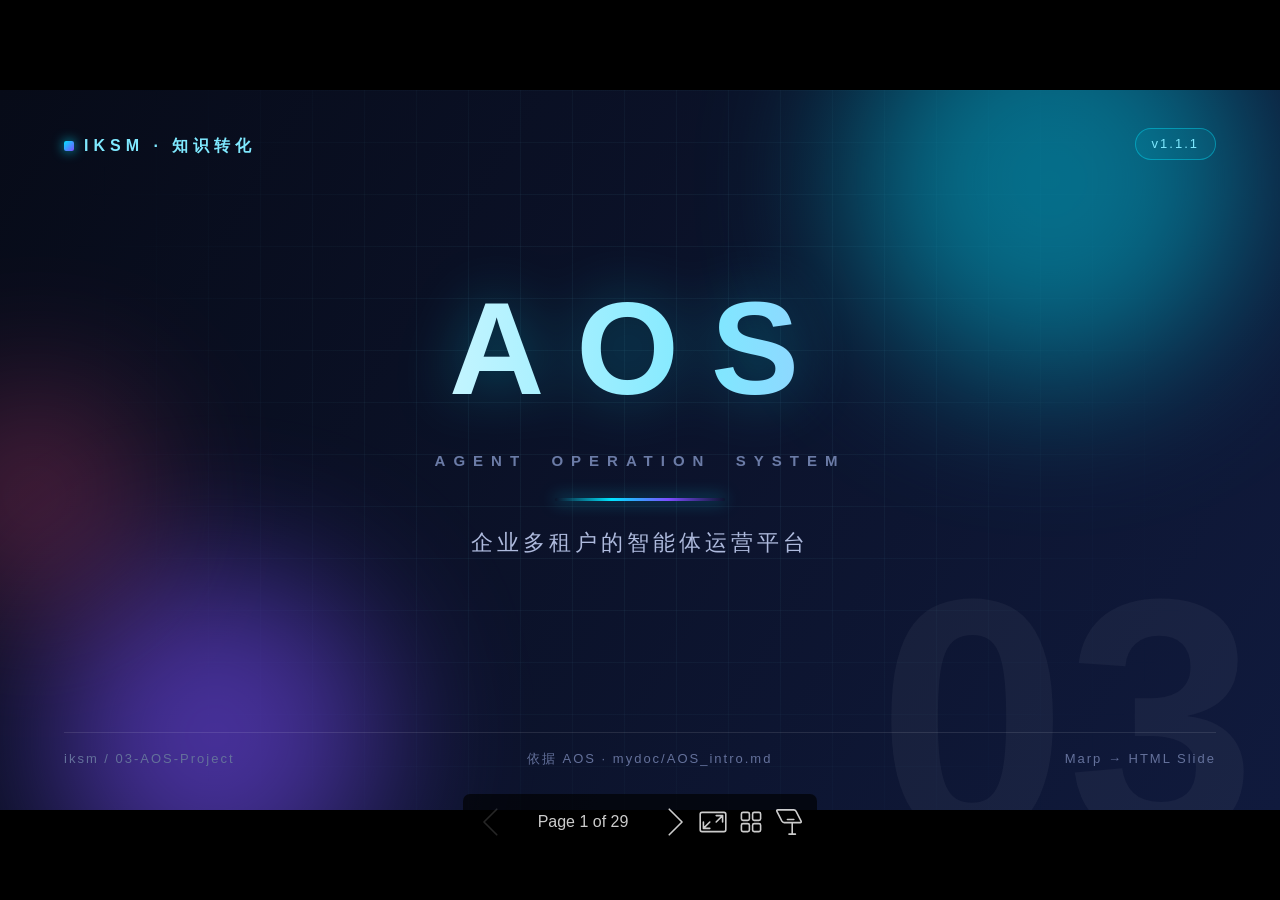
<file: output/003-AOS-Project/v1.1.1/slides.html>
<!DOCTYPE html><html lang="en-US"><head><meta charset="UTF-8"><meta name="viewport" content="width=device-width,height=device-height,initial-scale=1.0"><meta name="apple-mobile-web-app-capable" content="yes"><meta http-equiv="X-UA-Compatible" content="ie=edge"><meta property="og:type" content="website"><meta name="twitter:card" content="summary"><style>@media screen{body[data-bespoke-view=""] .bespoke-marp-parent>.bespoke-marp-osc>button,body[data-bespoke-view=next] .bespoke-marp-parent>.bespoke-marp-osc>button,body[data-bespoke-view=overview] button.bespoke-marp-overview-close,body[data-bespoke-view=presenter] .bespoke-marp-presenter-container .bespoke-marp-presenter-info-container .bespoke-marp-presenter-info-page-area .bespoke-marp-presenter-info-page,body[data-bespoke-view=presenter] .bespoke-marp-presenter-container .bespoke-marp-presenter-info-container button,body[data-bespoke-view=presenter] .bespoke-marp-presenter-container .bespoke-marp-presenter-note-container button{appearance:none;background-color:initial;border:0;color:inherit;cursor:pointer;font-size:inherit;opacity:.8;outline:none;padding:0;transition:opacity .2s linear;-webkit-tap-highlight-color:transparent}body[data-bespoke-view=""] .bespoke-marp-parent>.bespoke-marp-osc>button:disabled,body[data-bespoke-view=next] .bespoke-marp-parent>.bespoke-marp-osc>button:disabled,body[data-bespoke-view=overview] button.bespoke-marp-overview-close:disabled,body[data-bespoke-view=presenter] .bespoke-marp-presenter-container .bespoke-marp-presenter-info-container .bespoke-marp-presenter-info-page-area .bespoke-marp-presenter-info-page:disabled,body[data-bespoke-view=presenter] .bespoke-marp-presenter-container .bespoke-marp-presenter-info-container button:disabled,body[data-bespoke-view=presenter] .bespoke-marp-presenter-container .bespoke-marp-presenter-note-container button:disabled{cursor:not-allowed;opacity:.15!important}body[data-bespoke-view=""] .bespoke-marp-parent>.bespoke-marp-osc>button:hover,body[data-bespoke-view=next] .bespoke-marp-parent>.bespoke-marp-osc>button:hover,body[data-bespoke-view=overview] button.bespoke-marp-overview-close:hover,body[data-bespoke-view=presenter] .bespoke-marp-presenter-container .bespoke-marp-presenter-info-container .bespoke-marp-presenter-info-page-area .bespoke-marp-presenter-info-page:hover,body[data-bespoke-view=presenter] .bespoke-marp-presenter-container .bespoke-marp-presenter-info-container button:hover,body[data-bespoke-view=presenter] .bespoke-marp-presenter-container .bespoke-marp-presenter-note-container button:hover{opacity:1}body[data-bespoke-view=""] .bespoke-marp-parent>.bespoke-marp-osc>button:hover:active,body[data-bespoke-view=next] .bespoke-marp-parent>.bespoke-marp-osc>button:hover:active,body[data-bespoke-view=overview] button.bespoke-marp-overview-close:hover:active,body[data-bespoke-view=presenter] .bespoke-marp-presenter-container .bespoke-marp-presenter-info-container .bespoke-marp-presenter-info-page-area .bespoke-marp-presenter-info-page:hover:active,body[data-bespoke-view=presenter] .bespoke-marp-presenter-container .bespoke-marp-presenter-info-container button:hover:active,body[data-bespoke-view=presenter] .bespoke-marp-presenter-container .bespoke-marp-presenter-note-container button:hover:active{opacity:.6}body[data-bespoke-view=""] .bespoke-marp-parent>.bespoke-marp-osc>button:hover:not(:disabled),body[data-bespoke-view=next] .bespoke-marp-parent>.bespoke-marp-osc>button:hover:not(:disabled),body[data-bespoke-view=overview] button.bespoke-marp-overview-close:hover:not(:disabled),body[data-bespoke-view=presenter] .bespoke-marp-presenter-container .bespoke-marp-presenter-info-container .bespoke-marp-presenter-info-page-area .bespoke-marp-presenter-info-page:hover:not(:disabled),body[data-bespoke-view=presenter] .bespoke-marp-presenter-container .bespoke-marp-presenter-info-container button:hover:not(:disabled),body[data-bespoke-view=presenter] .bespoke-marp-presenter-container .bespoke-marp-presenter-note-container button:hover:not(:disabled){transition:none}body[data-bespoke-view=""] .bespoke-marp-parent>.bespoke-marp-osc>button[data-bespoke-marp-osc=prev],body[data-bespoke-view=next] .bespoke-marp-parent>.bespoke-marp-osc>button[data-bespoke-marp-osc=prev],body[data-bespoke-view=presenter] .bespoke-marp-presenter-container .bespoke-marp-presenter-info-container button.bespoke-marp-presenter-info-page-prev{background:#0000 url("[data-uri]") no-repeat 50%;background-size:contain;overflow:hidden;text-indent:100%;white-space:nowrap}body[data-bespoke-view=""] .bespoke-marp-parent>.bespoke-marp-osc>button[data-bespoke-marp-osc=next],body[data-bespoke-view=next] .bespoke-marp-parent>.bespoke-marp-osc>button[data-bespoke-marp-osc=next],body[data-bespoke-view=presenter] .bespoke-marp-presenter-container .bespoke-marp-presenter-info-container button.bespoke-marp-presenter-info-page-next{background:#0000 url("[data-uri]") no-repeat 50%;background-size:contain;overflow:hidden;text-indent:100%;white-space:nowrap}:is(body[data-bespoke-view=""],body[data-bespoke-view=next]) .bespoke-marp-parent>.bespoke-marp-osc>button[data-bespoke-marp-osc=fullscreen]{background:#0000 url("[data-uri]") no-repeat 50%;background-size:contain;overflow:hidden;text-indent:100%;white-space:nowrap}:is(body[data-bespoke-view=""],body[data-bespoke-view=next]) .bespoke-marp-parent>.bespoke-marp-osc>button.exit[data-bespoke-marp-osc=fullscreen]{background-image:url("[data-uri]")}:is(body[data-bespoke-view=""],body[data-bespoke-view=next]) .bespoke-marp-parent>.bespoke-marp-osc>button[data-bespoke-marp-osc=presenter]{background:#0000 url("[data-uri]") no-repeat 50%;background-size:contain;overflow:hidden;text-indent:100%;white-space:nowrap}body[data-bespoke-view=overview] button.bespoke-marp-overview-close,body[data-bespoke-view=presenter] .bespoke-marp-presenter-container .bespoke-marp-presenter-note-container button.bespoke-marp-presenter-note-bigger{background:#0000 url("[data-uri]") no-repeat 50%;background-size:contain;overflow:hidden;text-indent:100%;white-space:nowrap}body[data-bespoke-view=presenter] .bespoke-marp-presenter-container .bespoke-marp-presenter-note-container button.bespoke-marp-presenter-note-smaller{background:#0000 url("[data-uri]") no-repeat 50%;background-size:contain;overflow:hidden;text-indent:100%;white-space:nowrap}:is(body[data-bespoke-view=""],body[data-bespoke-view=next]) .bespoke-marp-parent>.bespoke-marp-osc>button[data-bespoke-marp-osc=overview]{background:#0000 url("[data-uri]") no-repeat 50%;background-size:contain;overflow:hidden;text-indent:100%;white-space:nowrap}}@keyframes __bespoke_marp_transition_reduced_outgoing__{0%{opacity:1}to{opacity:0}}@keyframes __bespoke_marp_transition_reduced_incoming__{0%{mix-blend-mode:plus-lighter;opacity:0}to{mix-blend-mode:plus-lighter;opacity:1}}.bespoke-marp-note,.bespoke-marp-osc,.bespoke-progress-parent{display:none;transition:none}@media screen{::view-transition-group(*){animation-duration:var(--marp-bespoke-transition-animation-duration,.5s);animation-timing-function:ease}::view-transition-new(*),::view-transition-old(*){animation-delay:0s;animation-direction:var(--marp-bespoke-transition-animation-direction,normal);animation-duration:var(--marp-bespoke-transition-animation-duration,.5s);animation-fill-mode:both;animation-name:var(--marp-bespoke-transition-animation-name,var(--marp-bespoke-transition-animation-name-fallback,__bespoke_marp_transition_no_animation__));mix-blend-mode:normal}::view-transition-old(*){--marp-bespoke-transition-animation-name-fallback:__bespoke_marp_transition_reduced_outgoing__;animation-timing-function:ease}::view-transition-new(*){--marp-bespoke-transition-animation-name-fallback:__bespoke_marp_transition_reduced_incoming__;animation-timing-function:ease}::view-transition-new(root),::view-transition-old(root){animation-timing-function:linear}::view-transition-new(__bespoke_marp_transition_osc__),::view-transition-old(__bespoke_marp_transition_osc__){animation-duration:0s!important;animation-name:__bespoke_marp_transition_osc__!important}::view-transition-new(__bespoke_marp_transition_osc__){opacity:0!important}.bespoke-marp-transition-warming-up::view-transition-group(*),.bespoke-marp-transition-warming-up::view-transition-new(*),.bespoke-marp-transition-warming-up::view-transition-old(*){animation-play-state:paused!important}body,html{height:100%;margin:0}body{background:#000;overflow:hidden}svg.bespoke-marp-slide{content-visibility:hidden;interactivity:inert;opacity:0;pointer-events:none;z-index:-1}svg.bespoke-marp-slide:not(.bespoke-marp-active) *{view-transition-name:none!important}svg.bespoke-marp-slide.bespoke-marp-active{content-visibility:visible;interactivity:auto;opacity:1;pointer-events:auto;z-index:0}svg.bespoke-marp-slide.bespoke-marp-active.bespoke-marp-active-ready *{animation-name:__bespoke_marp__!important}@supports not (content-visibility:hidden){svg.bespoke-marp-slide[data-bespoke-marp-load=hideable]{display:none}svg.bespoke-marp-slide[data-bespoke-marp-load=hideable].bespoke-marp-active{display:block}}}@media screen and (prefers-reduced-motion:reduce){svg.bespoke-marp-slide *{view-transition-name:none!important}}@media screen{[data-bespoke-marp-fragment=inactive]{visibility:hidden}:is(body[data-bespoke-view=""],body[data-bespoke-view=next]) .bespoke-marp-parent{inset:0;position:absolute}:is(body[data-bespoke-view=""],body[data-bespoke-view=next]) .bespoke-marp-parent>.bespoke-marp-osc{background:#000000a6;border-radius:7px;bottom:50px;color:#fff;contain:paint;display:block;font-family:Helvetica,Arial,sans-serif;font-size:16px;left:50%;line-height:0;opacity:1;padding:12px;position:absolute;touch-action:manipulation;transform:translateX(-50%);transition:opacity .2s linear;-webkit-user-select:none;user-select:none;view-transition-name:__bespoke_marp_transition_osc__;white-space:nowrap;will-change:transform;z-index:1}:is(body[data-bespoke-view=""],body[data-bespoke-view=next]) .bespoke-marp-parent>.bespoke-marp-osc>:where(*){margin-left:6px}:is(body[data-bespoke-view=""],body[data-bespoke-view=next]) .bespoke-marp-parent>.bespoke-marp-osc>:where(*):where(:first-child){margin-left:0}:is(body[data-bespoke-view=""],body[data-bespoke-view=next]) .bespoke-marp-parent>.bespoke-marp-osc>span{opacity:.8}:is(body[data-bespoke-view=""],body[data-bespoke-view=next]) .bespoke-marp-parent>.bespoke-marp-osc>span[data-bespoke-marp-osc=page]{display:inline-block;min-width:140px;text-align:center}:is(body[data-bespoke-view=""],body[data-bespoke-view=next]) .bespoke-marp-parent>.bespoke-marp-osc>button[data-bespoke-marp-osc=fullscreen],:is(body[data-bespoke-view=""],body[data-bespoke-view=next]) .bespoke-marp-parent>.bespoke-marp-osc>button[data-bespoke-marp-osc=next],:is(body[data-bespoke-view=""],body[data-bespoke-view=next]) .bespoke-marp-parent>.bespoke-marp-osc>button[data-bespoke-marp-osc=overview],:is(body[data-bespoke-view=""],body[data-bespoke-view=next]) .bespoke-marp-parent>.bespoke-marp-osc>button[data-bespoke-marp-osc=presenter],:is(body[data-bespoke-view=""],body[data-bespoke-view=next]) .bespoke-marp-parent>.bespoke-marp-osc>button[data-bespoke-marp-osc=prev]{height:32px;line-height:32px;width:32px}:is(body[data-bespoke-view=""],body[data-bespoke-view=next]) .bespoke-marp-parent.bespoke-marp-inactive{cursor:none}:is(body[data-bespoke-view=""],body[data-bespoke-view=next]) .bespoke-marp-parent.bespoke-marp-inactive>.bespoke-marp-osc{opacity:0;pointer-events:none}:is(body[data-bespoke-view=""],body[data-bespoke-view=next]) svg.bespoke-marp-slide{height:100%;left:0;position:absolute;top:0;width:100%}body[data-bespoke-view=""] .bespoke-progress-parent{background:#222;display:flex;height:5px;width:100%}body[data-bespoke-view=""] .bespoke-progress-parent+:where(.bespoke-marp-parent){top:5px}body[data-bespoke-view=""] .bespoke-progress-parent .bespoke-progress-bar{background:#0288d1;flex:0 0 0;transition:flex-basis .2s cubic-bezier(0,1,1,1)}body[data-bespoke-view=next]{background:#0000}body[data-bespoke-view=presenter]{background:#161616}body[data-bespoke-view=presenter] .bespoke-marp-presenter-container{display:grid;font-family:Helvetica,Arial,sans-serif;grid-template:"current dragbar next" minmax(140px,1fr) "current dragbar note" 2fr "info    dragbar note" 3em;grid-template-columns:minmax(3px,var(--bespoke-marp-presenter-split-ratio,66%)) 0 minmax(3px,1fr);height:100%;left:0;position:absolute;top:0;width:100%}body[data-bespoke-view=presenter] .bespoke-marp-presenter-container :where(.bespoke-marp-parent){grid-area:current;overflow:hidden;position:relative}body[data-bespoke-view=presenter] .bespoke-marp-presenter-container :where(.bespoke-marp-parent) :where(svg.bespoke-marp-slide){height:calc(100% - 40px);left:20px;pointer-events:none;position:absolute;top:20px;-webkit-user-select:none;user-select:none;width:calc(100% - 40px)}body[data-bespoke-view=presenter] .bespoke-marp-presenter-container :where(.bespoke-marp-parent) :where(svg.bespoke-marp-slide).bespoke-marp-active{filter:drop-shadow(0 3px 10px rgba(0,0,0,.5))}body[data-bespoke-view=presenter] .bespoke-marp-presenter-container .bespoke-marp-presenter-dragbar-container{background:#0288d1;cursor:col-resize;grid-area:dragbar;margin-left:-3px;opacity:0;position:relative;transition:opacity .4s linear .1s;width:6px;z-index:10}body[data-bespoke-view=presenter] .bespoke-marp-presenter-container .bespoke-marp-presenter-dragbar-container:hover{opacity:1}body[data-bespoke-view=presenter] .bespoke-marp-presenter-container .bespoke-marp-presenter-dragbar-container.active{opacity:1;transition-delay:0s}body[data-bespoke-view=presenter] .bespoke-marp-presenter-container .bespoke-marp-presenter-next-container{background:#222;cursor:pointer;display:none;grid-area:next;overflow:hidden;position:relative}body[data-bespoke-view=presenter] .bespoke-marp-presenter-container .bespoke-marp-presenter-next-container.active{display:block}body[data-bespoke-view=presenter] .bespoke-marp-presenter-container .bespoke-marp-presenter-next-container iframe.bespoke-marp-presenter-next{background:#0000;border:0;display:block;filter:drop-shadow(0 3px 10px rgba(0,0,0,.5));height:calc(100% - 40px);left:20px;pointer-events:none;position:absolute;interactivity:inert;top:20px;-webkit-user-select:none;user-select:none;width:calc(100% - 40px)}body[data-bespoke-view=presenter] .bespoke-marp-presenter-container .bespoke-marp-presenter-note-container{background:#222;color:#eee;grid-area:note;position:relative;z-index:1}body[data-bespoke-view=presenter] .bespoke-marp-presenter-container .bespoke-marp-presenter-note-container button{height:1.5em;line-height:1.5em;width:1.5em}body[data-bespoke-view=presenter] .bespoke-marp-presenter-container .bespoke-marp-presenter-note-container .bespoke-marp-presenter-note-wrapper{display:block;inset:0;position:absolute}body[data-bespoke-view=presenter] .bespoke-marp-presenter-container .bespoke-marp-presenter-note-container .bespoke-marp-presenter-note-buttons{background:#000000a6;border-radius:4px;bottom:0;display:flex;gap:4px;margin:12px;opacity:0;padding:6px;pointer-events:none;position:absolute;right:0;transition:opacity .2s linear}body[data-bespoke-view=presenter] .bespoke-marp-presenter-container .bespoke-marp-presenter-note-container .bespoke-marp-presenter-note-buttons:focus-within,body[data-bespoke-view=presenter] .bespoke-marp-presenter-container .bespoke-marp-presenter-note-container .bespoke-marp-presenter-note-wrapper:focus-within+.bespoke-marp-presenter-note-buttons,body[data-bespoke-view=presenter] .bespoke-marp-presenter-container .bespoke-marp-presenter-note-container:hover .bespoke-marp-presenter-note-buttons{opacity:1;pointer-events:auto}body[data-bespoke-view=presenter] .bespoke-marp-presenter-container .bespoke-marp-presenter-note-container .bespoke-marp-note{box-sizing:border-box;font-size:calc(1.1em*var(--bespoke-marp-note-font-scale, 1));height:calc(100% - 40px);margin:20px;overflow:auto;padding-right:3px;white-space:pre-wrap;width:calc(100% - 40px);word-wrap:break-word;scrollbar-color:#eeeeee80 #0000;scrollbar-width:thin}body[data-bespoke-view=presenter] .bespoke-marp-presenter-container .bespoke-marp-presenter-note-container .bespoke-marp-note::-webkit-scrollbar{width:6px}body[data-bespoke-view=presenter] .bespoke-marp-presenter-container .bespoke-marp-presenter-note-container .bespoke-marp-note::-webkit-scrollbar-track{background:#0000}body[data-bespoke-view=presenter] .bespoke-marp-presenter-container .bespoke-marp-presenter-note-container .bespoke-marp-note::-webkit-scrollbar-thumb{background:#eeeeee80;border-radius:6px}body[data-bespoke-view=presenter] .bespoke-marp-presenter-container .bespoke-marp-presenter-note-container .bespoke-marp-note:empty{pointer-events:none}body[data-bespoke-view=presenter] .bespoke-marp-presenter-container .bespoke-marp-presenter-note-container .bespoke-marp-note.active{display:block}body[data-bespoke-view=presenter] .bespoke-marp-presenter-container .bespoke-marp-presenter-note-container .bespoke-marp-note p:first-child{margin-top:0}body[data-bespoke-view=presenter] .bespoke-marp-presenter-container .bespoke-marp-presenter-note-container .bespoke-marp-note p:last-child{margin-bottom:0}body[data-bespoke-view=presenter] .bespoke-marp-presenter-container .bespoke-marp-presenter-info-container{align-items:center;box-sizing:border-box;color:#eee;display:flex;flex-wrap:nowrap;grid-area:info;justify-content:center;overflow:hidden;padding:0 10px}body[data-bespoke-view=presenter] .bespoke-marp-presenter-container .bespoke-marp-presenter-info-container :is(.bespoke-marp-presenter-info-page-area,.bespoke-marp-presenter-info-time,.bespoke-marp-presenter-info-timer){box-sizing:border-box;display:block;padding:0 10px;white-space:nowrap;width:100%}body[data-bespoke-view=presenter] .bespoke-marp-presenter-container .bespoke-marp-presenter-info-container button{height:1.5em;line-height:1.5em;width:1.5em}body[data-bespoke-view=presenter] .bespoke-marp-presenter-container .bespoke-marp-presenter-info-container .bespoke-marp-presenter-info-page-area{order:2;text-align:center}body[data-bespoke-view=presenter] .bespoke-marp-presenter-container .bespoke-marp-presenter-info-container .bespoke-marp-presenter-info-page-area .bespoke-marp-presenter-info-page{display:inline-block;min-width:120px;text-align:center}body[data-bespoke-view=presenter] .bespoke-marp-presenter-container .bespoke-marp-presenter-info-container .bespoke-marp-presenter-info-time{color:#999;order:1;text-align:left}body[data-bespoke-view=presenter] .bespoke-marp-presenter-container .bespoke-marp-presenter-info-container .bespoke-marp-presenter-info-timer{color:#999;order:3;text-align:right}body[data-bespoke-view=presenter] .bespoke-marp-presenter-container .bespoke-marp-presenter-info-container .bespoke-marp-presenter-info-timer:hover{cursor:pointer}body[data-bespoke-view=overview]{background:#161616;overflow:auto}body[data-bespoke-view=overview] [data-bespoke-marp-fragment=inactive]{visibility:visible}body[data-bespoke-view=overview] .bespoke-marp-overview-header{backdrop-filter:blur(4px);background:#222222d9;box-shadow:0 3px 10px #00000080;box-sizing:border-box;display:flex;height:48px;inset:0 0 auto;justify-content:flex-end;padding:10px;position:fixed;z-index:1}body[data-bespoke-view=overview] button.bespoke-marp-overview-close{height:28px;line-height:28px;transform:rotate(45deg);width:28px}body[data-bespoke-view=overview] .bespoke-marp-parent{display:grid;gap:40px;grid-template-columns:repeat(auto-fit,minmax(0,240px));justify-content:space-around;padding:30px}body[data-bespoke-view=overview] .bespoke-marp-parent svg.bespoke-marp-slide{--bov-selected:#0000;--bov-focus:#161616;--bov-focus-outline:#0000;background-image:conic-gradient(#161616 0 0),conic-gradient(var(--bov-focus) 0 0),conic-gradient(var(--bov-focus-outline) 0 0),conic-gradient(var(--bov-selected) 0 0);background-position:5px 5px,3px 3px,2px 2px,0 0;background-repeat:no-repeat;background-size:calc(100% - 10px) calc(100% - 10px),calc(100% - 6px) calc(100% - 6px),calc(100% - 4px) calc(100% - 4px),100% 100%;content-visibility:visible;cursor:pointer;filter:drop-shadow(0 3px 10px rgba(0,0,0,.5));margin:-6px;padding:6px;interactivity:auto;opacity:1;outline:0;pointer-events:auto;scroll-margin-block:30px;width:100%;z-index:0}body[data-bespoke-view=overview] .bespoke-marp-parent svg.bespoke-marp-slide *,body[data-bespoke-view=overview] .bespoke-marp-parent svg.bespoke-marp-slide.bespoke-marp-active *{pointer-events:none;interactivity:inert}body[data-bespoke-view=overview] .bespoke-marp-parent :is(svg.bespoke-marp-slide:active,svg.bespoke-marp-slide:focus-visible,svg.bespoke-marp-slide:hover){--bov-focus-outline:#161616}body[data-bespoke-view=overview] .bespoke-marp-parent svg.bespoke-marp-slide:focus-visible,body[data-bespoke-view=overview] .bespoke-marp-parent svg.bespoke-marp-slide:hover{--bov-focus:#999}body[data-bespoke-view=overview] .bespoke-marp-parent svg.bespoke-marp-slide:active{--bov-focus:#eee}body[data-bespoke-view=overview] .bespoke-marp-parent svg.bespoke-marp-slide.bespoke-marp-active{--bov-selected:#0288d1}body[data-bespoke-view=overview]:has(.bespoke-marp-overview-header) .bespoke-marp-parent{padding-top:78px}body[data-bespoke-view=overview]:has(.bespoke-marp-overview-header) .bespoke-marp-parent svg.bespoke-marp-slide{scroll-margin-top:78px}.bespoke-marp-overview{background:#000000a6;inset:0;opacity:0;pointer-events:none;position:fixed;transition:opacity .1s ease;z-index:10}.bespoke-marp-overview iframe{background:#222;border:0;display:block;height:100%;left:0;position:absolute;top:0;width:100%}.bespoke-marp-overview[data-open="1"]{opacity:1;pointer-events:auto}}@media print{.bespoke-marp-overview,.bespoke-marp-presenter-info-container,.bespoke-marp-presenter-next-container,.bespoke-marp-presenter-note-container{display:none}}</style><style>div#\:\$p > svg > foreignObject > section{width:1280px;height:720px;box-sizing:border-box;overflow:hidden;position:relative;scroll-snap-align:center center;-webkit-text-size-adjust:100%;text-size-adjust:100%}div#\:\$p > svg > foreignObject > section::after{bottom:0;content:attr(data-marpit-pagination);padding:inherit;pointer-events:none;position:absolute;right:0}div#\:\$p > svg > foreignObject > section:not([data-marpit-pagination])::after{display:none}div#\:\$p > svg > foreignObject > section :where(:is(h1, marp-h1)){font-size:2em;margin-block:0.67em}div#\:\$p > svg > foreignObject > section section:where(:is(h1, marp-h1)){--marpit-root-font-size: 2em}div#\:\$p > svg > foreignObject > section video::-webkit-media-controls{will-change:transform}@page {size:1280px 720px;margin:0}@media print{html, body{background-color:#fff;margin:0;page-break-inside:avoid;break-inside:avoid-page}div#\:\$p > svg > foreignObject > section{page-break-before:always;break-before:page}div#\:\$p > svg > foreignObject > section, div#\:\$p > svg > foreignObject > section *{-webkit-print-color-adjust:exact!important;animation-delay:0s!important;animation-duration:0s!important;color-adjust:exact!important;print-color-adjust:exact!important;transition:none!important}div#\:\$p > svg[data-marpit-svg]{display:block;height:100vh;width:100vw}}div#\:\$p > svg > foreignObject > :where(section){container-type:size}div#\:\$p > svg > foreignObject > section img[data-marp-twemoji]{background:transparent;height:1em;margin:0 .05em 0 .1em;vertical-align:-.1em;width:1em}div#\:\$p > svg > foreignObject > section{--fgColor-danger:light-dark(#d1242f, #f85149);--bgColor-attention-muted:light-dark(#fff8c5, #bb800926);--bgColor-muted:light-dark(#f6f8fa, #151b23);--bgColor-neutral-muted:light-dark(#818b981f, #656c7633);--borderColor-accent-emphasis:light-dark(#0969da, #1f6feb);--borderColor-attention-emphasis:light-dark(#9a6700, #9e6a03);--borderColor-danger-emphasis:light-dark(#cf222e, #da3633);--borderColor-default:light-dark(#d1d9e0, #3d444d);--borderColor-done-emphasis:light-dark(#8250df, #8957e5);--borderColor-success-emphasis:light-dark(#1a7f37, #238636);--color-prettylights-syntax-brackethighlighter-angle:light-dark(#59636e, #9198a1);--color-prettylights-syntax-brackethighlighter-unmatched:light-dark(#82071e, #f85149);--color-prettylights-syntax-carriage-return-bg:light-dark(#cf222e, #b62324);--color-prettylights-syntax-carriage-return-text:light-dark(#f6f8fa, #f0f6fc);--color-prettylights-syntax-comment:light-dark(#59636e, #9198a1);--color-prettylights-syntax-constant:light-dark(#0550ae, #79c0ff);--color-prettylights-syntax-constant-other-reference-link:light-dark(#0a3069, #a5d6ff);--color-prettylights-syntax-entity:light-dark(#6639ba, #d2a8ff);--color-prettylights-syntax-entity-tag:light-dark(#0550ae, #7ee787);--color-prettylights-syntax-invalid-illegal-text:light-dark(var(--fgColor-danger), var(--fgColor-danger));--color-prettylights-syntax-keyword:light-dark(#cf222e, #ff7b72);--color-prettylights-syntax-markup-changed-bg:light-dark(#ffd8b5, #5a1e02);--color-prettylights-syntax-markup-changed-text:light-dark(#953800, #ffdfb6);--color-prettylights-syntax-markup-deleted-bg:light-dark(#ffebe9, #67060c);--color-prettylights-syntax-markup-deleted-text:light-dark(#82071e, #ffdcd7);--color-prettylights-syntax-markup-heading:light-dark(#0550ae, #1f6feb);--color-prettylights-syntax-markup-ignored-bg:light-dark(#0550ae, #1158c7);--color-prettylights-syntax-markup-ignored-text:light-dark(#d1d9e0, #f0f6fc);--color-prettylights-syntax-markup-inserted-bg:light-dark(#dafbe1, #033a16);--color-prettylights-syntax-markup-inserted-text:light-dark(#116329, #aff5b4);--color-prettylights-syntax-markup-list:light-dark(#3b2300, #f2cc60);--color-prettylights-syntax-meta-diff-range:light-dark(#8250df, #d2a8ff);--color-prettylights-syntax-string:light-dark(#0a3069, #a5d6ff);--color-prettylights-syntax-string-regexp:light-dark(#116329, #7ee787);--color-prettylights-syntax-sublimelinter-gutter-mark:light-dark(#818b98, #3d444d);--color-prettylights-syntax-variable:light-dark(#953800, #ffa657);--fgColor-accent:light-dark(#0969da, #4493f8);--fgColor-attention:light-dark(#9a6700, #d29922);--fgColor-done:light-dark(#8250df, #ab7df8);--fgColor-muted:light-dark(#59636e, #9198a1);--fgColor-success:light-dark(#1a7f37, #3fb950);--bgColor-default:light-dark(#fff, #0d1117);--borderColor-muted:light-dark(#d1d9e0b3, #3d444db3);--color-prettylights-syntax-invalid-illegal-bg:light-dark(var(--bgColor-danger-muted), var(--bgColor-danger-muted));--color-prettylights-syntax-markup-bold:light-dark(#1f2328, #f0f6fc);--color-prettylights-syntax-markup-italic:light-dark(#1f2328, #f0f6fc);--color-prettylights-syntax-storage-modifier-import:light-dark(#1f2328, #f0f6fc);--fgColor-default:light-dark(#1f2328, #f0f6fc);--focus-outlineColor:light-dark(var(--borderColor-accent-emphasis), var(--borderColor-accent-emphasis));--borderColor-neutral-muted:light-dark(var(--borderColor-muted), var(--borderColor-muted));--base-size-16:calc(var(--marpit-root-font-size, 1rem) * 1);--base-size-24:calc(var(--marpit-root-font-size, 1rem) * 1.5);--base-size-4:calc(var(--marpit-root-font-size, 1rem) * 0.25);--base-size-40:calc(var(--marpit-root-font-size, 1rem) * 2.5);--base-size-8:calc(var(--marpit-root-font-size, 1rem) * 0.5);--base-text-weight-medium:500;--base-text-weight-normal:400;--base-text-weight-semibold:600;--fontStack-monospace:ui-monospace, SFMono-Regular, SF Mono, Menlo, Consolas, Liberation Mono, monospace;--fontStack-sansSerif:-apple-system, BlinkMacSystemFont, "Segoe UI", "Noto Sans", Helvetica, Arial, sans-serif, "Apple Color Emoji", "Segoe UI Emoji";}/*!
 * Marp default theme.
 *
 * @theme default
 * @author Yuki Hattori
 *
 * @auto-scaling true
 * @size 16:9 1280px 720px
 * @size 4:3 960px 720px
 */div#\:\$p > svg > foreignObject > section [data-theme=light],div#\:\$p > svg > foreignObject > section{color-scheme:light}div#\:\$p > svg > foreignObject > section [data-theme=dark],div#\:\$p > svg > foreignObject > section:where(.invert){color-scheme:dark}div#\:\$p > svg > foreignObject > section{-ms-text-size-adjust:100%;-webkit-text-size-adjust:100%;margin:0;font-weight:var(--base-text-weight-normal, 400);color:var(--fgColor-default);background-color:var(--bgColor-default);font-family:var(--fontStack-sansSerif, -apple-system, BlinkMacSystemFont, "Segoe UI", "Noto Sans", Helvetica, Arial, sans-serif, "Apple Color Emoji", "Segoe UI Emoji");font-size:16px;line-height:1.5;word-wrap:break-word}div#\:\$p > svg > foreignObject > section{--marpit-root-font-size:16px}div#\:\$p > svg > foreignObject > section a{text-decoration:underline;text-underline-offset:calc(var(--marpit-root-font-size, 1rem) * .2)}div#\:\$p > svg > foreignObject > section :is(h1, marp-h1):hover .anchor .octicon-link:before,div#\:\$p > svg > foreignObject > section :is(h2, marp-h2):hover .anchor .octicon-link:before,div#\:\$p > svg > foreignObject > section :is(h3, marp-h3):hover .anchor .octicon-link:before,div#\:\$p > svg > foreignObject > section :is(h4, marp-h4):hover .anchor .octicon-link:before,div#\:\$p > svg > foreignObject > section :is(h5, marp-h5):hover .anchor .octicon-link:before,div#\:\$p > svg > foreignObject > section :is(h6, marp-h6):hover .anchor .octicon-link:before{width:16px;height:16px;content:" ";display:inline-block;background-color:currentColor;-webkit-mask-image:url('data:image/svg+xml;charset=utf-8,<svg xmlns="http://www.w3.org/2000/svg" aria-hidden="true" viewBox="0 0 16 16"><path fill-rule="evenodd" d="M7.775 3.275a.75.75 0 0 0 1.06 1.06l1.25-1.25a2 2 0 1 1 2.83 2.83l-2.5 2.5a2 2 0 0 1-2.83 0 .75.75 0 0 0-1.06 1.06 3.5 3.5 0 0 0 4.95 0l2.5-2.5a3.5 3.5 0 0 0-4.95-4.95zm-4.69 9.64a2 2 0 0 1 0-2.83l2.5-2.5a2 2 0 0 1 2.83 0 .75.75 0 0 0 1.06-1.06 3.5 3.5 0 0 0-4.95 0l-2.5 2.5a3.5 3.5 0 0 0 4.95 4.95l1.25-1.25a.75.75 0 0 0-1.06-1.06l-1.25 1.25a2 2 0 0 1-2.83 0"/></svg>');mask-image:url('data:image/svg+xml;charset=utf-8,<svg xmlns="http://www.w3.org/2000/svg" aria-hidden="true" viewBox="0 0 16 16"><path fill-rule="evenodd" d="M7.775 3.275a.75.75 0 0 0 1.06 1.06l1.25-1.25a2 2 0 1 1 2.83 2.83l-2.5 2.5a2 2 0 0 1-2.83 0 .75.75 0 0 0-1.06 1.06 3.5 3.5 0 0 0 4.95 0l2.5-2.5a3.5 3.5 0 0 0-4.95-4.95zm-4.69 9.64a2 2 0 0 1 0-2.83l2.5-2.5a2 2 0 0 1 2.83 0 .75.75 0 0 0 1.06-1.06 3.5 3.5 0 0 0-4.95 0l-2.5 2.5a3.5 3.5 0 0 0 4.95 4.95l1.25-1.25a.75.75 0 0 0-1.06-1.06l-1.25 1.25a2 2 0 0 1-2.83 0"/></svg>')}div#\:\$p > svg > foreignObject > section details,div#\:\$p > svg > foreignObject > section figcaption,div#\:\$p > svg > foreignObject > section figure{display:block}div#\:\$p > svg > foreignObject > section summary{display:list-item}div#\:\$p > svg > foreignObject > section [hidden]{display:none!important}div#\:\$p > svg > foreignObject > section a{background-color:transparent;color:var(--fgColor-accent);text-decoration:none}div#\:\$p > svg > foreignObject > section abbr[title]{border-bottom:none;-webkit-text-decoration:underline dotted;text-decoration:underline dotted}div#\:\$p > svg > foreignObject > section b,div#\:\$p > svg > foreignObject > section strong{font-weight:var(--base-text-weight-semibold, 600)}div#\:\$p > svg > foreignObject > section dfn{font-style:italic}div#\:\$p > svg > foreignObject > section :is(h1, marp-h1){margin:.67em 0;font-weight:var(--base-text-weight-semibold, 600);padding-bottom:.3em;font-size:2em;border-bottom:1px solid var(--borderColor-muted)}div#\:\$p > svg > foreignObject > section mark{background-color:var(--bgColor-attention-muted);color:var(--fgColor-default)}div#\:\$p > svg > foreignObject > section small{font-size:90%}div#\:\$p > svg > foreignObject > section sub,div#\:\$p > svg > foreignObject > section sup{font-size:75%;line-height:0;position:relative;vertical-align:baseline}div#\:\$p > svg > foreignObject > section sub{bottom:-.25em}div#\:\$p > svg > foreignObject > section sup{top:-.5em}div#\:\$p > svg > foreignObject > section img{border-style:none;max-width:100%;box-sizing:content-box}div#\:\$p > svg > foreignObject > section code,div#\:\$p > svg > foreignObject > section kbd,div#\:\$p > svg > foreignObject > section :is(pre, marp-pre),div#\:\$p > svg > foreignObject > section samp{font-family:monospace;font-size:1em}div#\:\$p > svg > foreignObject > section figure{margin:1em var(--base-size-40)}div#\:\$p > svg > foreignObject > section hr{box-sizing:content-box;overflow:hidden;background:transparent;height:.25em;padding:0;margin:var(--base-size-24) 0;background-color:var(--borderColor-default);border:0}div#\:\$p > svg > foreignObject > section input{font:inherit;margin:0;overflow:visible;font-family:inherit;font-size:inherit;line-height:inherit}div#\:\$p > svg > foreignObject > section [type=button],div#\:\$p > svg > foreignObject > section [type=reset],div#\:\$p > svg > foreignObject > section [type=submit]{-webkit-appearance:button;-moz-appearance:button;appearance:button}div#\:\$p > svg > foreignObject > section [type=checkbox],div#\:\$p > svg > foreignObject > section [type=radio]{box-sizing:border-box;padding:0}div#\:\$p > svg > foreignObject > section [type=number]::-webkit-inner-spin-button,div#\:\$p > svg > foreignObject > section [type=number]::-webkit-outer-spin-button{height:auto}div#\:\$p > svg > foreignObject > section [type=search]::-webkit-search-cancel-button,div#\:\$p > svg > foreignObject > section [type=search]::-webkit-search-decoration{-webkit-appearance:none;appearance:none}div#\:\$p > svg > foreignObject > section ::-webkit-input-placeholder{color:inherit;opacity:.54}div#\:\$p > svg > foreignObject > section ::-webkit-file-upload-button{-webkit-appearance:button;appearance:button;font:inherit}div#\:\$p > svg > foreignObject > section a:hover{text-decoration:underline}div#\:\$p > svg > foreignObject > section ::-moz-placeholder{color:var(--fgColor-muted);opacity:1}div#\:\$p > svg > foreignObject > section ::placeholder{color:var(--fgColor-muted);opacity:1}div#\:\$p > svg > foreignObject > section hr:after,div#\:\$p > svg > foreignObject > section hr:before{display:table;content:""}div#\:\$p > svg > foreignObject > section hr:after{clear:both}div#\:\$p > svg > foreignObject > section table{border-spacing:0;border-collapse:collapse;display:block;width:-moz-max-content;width:max-content;max-width:100%;overflow:auto;font-variant:tabular-nums}div#\:\$p > svg > foreignObject > section td,div#\:\$p > svg > foreignObject > section th{padding:0}div#\:\$p > svg > foreignObject > section details summary{cursor:pointer}div#\:\$p > svg > foreignObject > section [role=button]:focus,div#\:\$p > svg > foreignObject > section a:focus,div#\:\$p > svg > foreignObject > section input[type=checkbox]:focus,div#\:\$p > svg > foreignObject > section input[type=radio]:focus{outline:2px solid var(--focus-outlineColor);outline-offset:-2px;box-shadow:none}div#\:\$p > svg > foreignObject > section [role=button]:focus:not(:focus-visible),div#\:\$p > svg > foreignObject > section a:focus:not(:focus-visible),div#\:\$p > svg > foreignObject > section input[type=checkbox]:focus:not(:focus-visible),div#\:\$p > svg > foreignObject > section input[type=radio]:focus:not(:focus-visible){outline:1px solid transparent}div#\:\$p > svg > foreignObject > section [role=button]:focus-visible,div#\:\$p > svg > foreignObject > section a:focus-visible,div#\:\$p > svg > foreignObject > section input[type=checkbox]:focus-visible,div#\:\$p > svg > foreignObject > section input[type=radio]:focus-visible{outline:2px solid var(--focus-outlineColor);outline-offset:-2px;box-shadow:none}div#\:\$p > svg > foreignObject > section a:not([class]):focus,div#\:\$p > svg > foreignObject > section a:not([class]):focus-visible,div#\:\$p > svg > foreignObject > section input[type=checkbox]:focus,div#\:\$p > svg > foreignObject > section input[type=checkbox]:focus-visible,div#\:\$p > svg > foreignObject > section input[type=radio]:focus,div#\:\$p > svg > foreignObject > section input[type=radio]:focus-visible{outline-offset:0}div#\:\$p > svg > foreignObject > section kbd{display:inline-block;padding:var(--base-size-4);font:11px var(--fontStack-monospace, ui-monospace, SFMono-Regular, SF Mono, Menlo, Consolas, Liberation Mono, monospace);line-height:10px;color:var(--fgColor-default);vertical-align:middle;background-color:var(--bgColor-muted);border-bottom-color:var(--borderColor-neutral-muted);border:1px solid var(--borderColor-neutral-muted);border-radius:6px;box-shadow:inset 0 -1px 0 var(--borderColor-neutral-muted)}div#\:\$p > svg > foreignObject > section :is(h1, marp-h1),div#\:\$p > svg > foreignObject > section :is(h2, marp-h2),div#\:\$p > svg > foreignObject > section :is(h3, marp-h3),div#\:\$p > svg > foreignObject > section :is(h4, marp-h4),div#\:\$p > svg > foreignObject > section :is(h5, marp-h5),div#\:\$p > svg > foreignObject > section :is(h6, marp-h6){margin-top:var(--base-size-24);margin-bottom:var(--base-size-16);font-weight:var(--base-text-weight-semibold, 600);line-height:1.25}div#\:\$p > svg > foreignObject > section :is(h2, marp-h2){padding-bottom:.3em;font-size:1.5em;border-bottom:1px solid var(--borderColor-muted)}div#\:\$p > svg > foreignObject > section :is(h2, marp-h2),div#\:\$p > svg > foreignObject > section :is(h3, marp-h3){font-weight:var(--base-text-weight-semibold, 600)}div#\:\$p > svg > foreignObject > section :is(h3, marp-h3){font-size:1.25em}div#\:\$p > svg > foreignObject > section :is(h4, marp-h4){font-size:1em}div#\:\$p > svg > foreignObject > section :is(h4, marp-h4),div#\:\$p > svg > foreignObject > section :is(h5, marp-h5){font-weight:var(--base-text-weight-semibold, 600)}div#\:\$p > svg > foreignObject > section :is(h5, marp-h5){font-size:.875em}div#\:\$p > svg > foreignObject > section :is(h6, marp-h6){font-weight:var(--base-text-weight-semibold, 600);font-size:.85em;color:var(--fgColor-muted)}div#\:\$p > svg > foreignObject > section p{margin-top:0;margin-bottom:10px}div#\:\$p > svg > foreignObject > section blockquote{margin:0;padding:0 1em;color:var(--fgColor-muted);border-left:.25em solid var(--borderColor-default)}div#\:\$p > svg > foreignObject > section ol,div#\:\$p > svg > foreignObject > section ul{margin-top:0;margin-bottom:0;padding-left:2em}div#\:\$p > svg > foreignObject > section ol ol,div#\:\$p > svg > foreignObject > section ul ol{list-style-type:lower-roman}div#\:\$p > svg > foreignObject > section ol ol ol,div#\:\$p > svg > foreignObject > section ol ul ol,div#\:\$p > svg > foreignObject > section ul ol ol,div#\:\$p > svg > foreignObject > section ul ul ol{list-style-type:lower-alpha}div#\:\$p > svg > foreignObject > section dd{margin-left:0}div#\:\$p > svg > foreignObject > section code,div#\:\$p > svg > foreignObject > section :is(pre, marp-pre),div#\:\$p > svg > foreignObject > section samp,div#\:\$p > svg > foreignObject > section tt{font-family:var(--fontStack-monospace, ui-monospace, SFMono-Regular, SF Mono, Menlo, Consolas, Liberation Mono, monospace);font-size:12px}div#\:\$p > svg > foreignObject > section :is(pre, marp-pre){margin-top:0;margin-bottom:0;word-wrap:normal}div#\:\$p > svg > foreignObject > section .octicon{display:inline-block;overflow:visible!important;vertical-align:text-bottom;fill:currentColor}div#\:\$p > svg > foreignObject > section input::-webkit-inner-spin-button,div#\:\$p > svg > foreignObject > section input::-webkit-outer-spin-button{margin:0;-webkit-appearance:none;appearance:none}div#\:\$p > svg > foreignObject > section .mr-2{margin-right:var(--base-size-8, 8px)!important}div#\:\$p > svg > foreignObject > section:after,div#\:\$p > svg > foreignObject > section:before{display:table}div#\:\$p > svg > foreignObject > section:after{clear:both}div#\:\$p > svg > foreignObject > section>:first-child{margin-top:0!important}div#\:\$p > svg > foreignObject > section>:last-child{margin-bottom:0!important}div#\:\$p > svg > foreignObject > section a:not([href]){color:inherit;text-decoration:none}div#\:\$p > svg > foreignObject > section .absent{color:var(--fgColor-danger)}div#\:\$p > svg > foreignObject > section .anchor{float:left;padding-right:var(--base-size-4);margin-left:-20px;line-height:1}div#\:\$p > svg > foreignObject > section .anchor:focus{outline:none}div#\:\$p > svg > foreignObject > section blockquote,div#\:\$p > svg > foreignObject > section details,div#\:\$p > svg > foreignObject > section dl,div#\:\$p > svg > foreignObject > section ol,div#\:\$p > svg > foreignObject > section p,div#\:\$p > svg > foreignObject > section :is(pre, marp-pre),div#\:\$p > svg > foreignObject > section table,div#\:\$p > svg > foreignObject > section ul{margin-top:0;margin-bottom:var(--base-size-16)}div#\:\$p > svg > foreignObject > section blockquote>:first-child{margin-top:0}div#\:\$p > svg > foreignObject > section blockquote>:last-child{margin-bottom:0}div#\:\$p > svg > foreignObject > section :is(h1, marp-h1) .octicon-link,div#\:\$p > svg > foreignObject > section :is(h2, marp-h2) .octicon-link,div#\:\$p > svg > foreignObject > section :is(h3, marp-h3) .octicon-link,div#\:\$p > svg > foreignObject > section :is(h4, marp-h4) .octicon-link,div#\:\$p > svg > foreignObject > section :is(h5, marp-h5) .octicon-link,div#\:\$p > svg > foreignObject > section :is(h6, marp-h6) .octicon-link{color:var(--fgColor-default);vertical-align:middle;visibility:hidden}div#\:\$p > svg > foreignObject > section :is(h1, marp-h1):hover .anchor,div#\:\$p > svg > foreignObject > section :is(h2, marp-h2):hover .anchor,div#\:\$p > svg > foreignObject > section :is(h3, marp-h3):hover .anchor,div#\:\$p > svg > foreignObject > section :is(h4, marp-h4):hover .anchor,div#\:\$p > svg > foreignObject > section :is(h5, marp-h5):hover .anchor,div#\:\$p > svg > foreignObject > section :is(h6, marp-h6):hover .anchor{text-decoration:none}div#\:\$p > svg > foreignObject > section :is(h1, marp-h1):hover .anchor .octicon-link,div#\:\$p > svg > foreignObject > section :is(h2, marp-h2):hover .anchor .octicon-link,div#\:\$p > svg > foreignObject > section :is(h3, marp-h3):hover .anchor .octicon-link,div#\:\$p > svg > foreignObject > section :is(h4, marp-h4):hover .anchor .octicon-link,div#\:\$p > svg > foreignObject > section :is(h5, marp-h5):hover .anchor .octicon-link,div#\:\$p > svg > foreignObject > section :is(h6, marp-h6):hover .anchor .octicon-link{visibility:visible}div#\:\$p > svg > foreignObject > section :is(h1, marp-h1) code,div#\:\$p > svg > foreignObject > section :is(h1, marp-h1) tt,div#\:\$p > svg > foreignObject > section :is(h2, marp-h2) code,div#\:\$p > svg > foreignObject > section :is(h2, marp-h2) tt,div#\:\$p > svg > foreignObject > section :is(h3, marp-h3) code,div#\:\$p > svg > foreignObject > section :is(h3, marp-h3) tt,div#\:\$p > svg > foreignObject > section :is(h4, marp-h4) code,div#\:\$p > svg > foreignObject > section :is(h4, marp-h4) tt,div#\:\$p > svg > foreignObject > section :is(h5, marp-h5) code,div#\:\$p > svg > foreignObject > section :is(h5, marp-h5) tt,div#\:\$p > svg > foreignObject > section :is(h6, marp-h6) code,div#\:\$p > svg > foreignObject > section :is(h6, marp-h6) tt{padding:0 .2em;font-size:inherit}div#\:\$p > svg > foreignObject > section summary :is(h1, marp-h1),div#\:\$p > svg > foreignObject > section summary :is(h2, marp-h2),div#\:\$p > svg > foreignObject > section summary :is(h3, marp-h3),div#\:\$p > svg > foreignObject > section summary :is(h4, marp-h4),div#\:\$p > svg > foreignObject > section summary :is(h5, marp-h5),div#\:\$p > svg > foreignObject > section summary :is(h6, marp-h6){display:inline-block}div#\:\$p > svg > foreignObject > section summary :is(h1, marp-h1) .anchor,div#\:\$p > svg > foreignObject > section summary :is(h2, marp-h2) .anchor,div#\:\$p > svg > foreignObject > section summary :is(h3, marp-h3) .anchor,div#\:\$p > svg > foreignObject > section summary :is(h4, marp-h4) .anchor,div#\:\$p > svg > foreignObject > section summary :is(h5, marp-h5) .anchor,div#\:\$p > svg > foreignObject > section summary :is(h6, marp-h6) .anchor{margin-left:-40px}div#\:\$p > svg > foreignObject > section summary :is(h1, marp-h1),div#\:\$p > svg > foreignObject > section summary :is(h2, marp-h2){padding-bottom:0;border-bottom:0}div#\:\$p > svg > foreignObject > section ol.no-list,div#\:\$p > svg > foreignObject > section ul.no-list{padding:0;list-style-type:none}div#\:\$p > svg > foreignObject > section ol[type="a s"]{list-style-type:lower-alpha}div#\:\$p > svg > foreignObject > section ol[type="A s"]{list-style-type:upper-alpha}div#\:\$p > svg > foreignObject > section ol[type="i s"]{list-style-type:lower-roman}div#\:\$p > svg > foreignObject > section ol[type="I s"]{list-style-type:upper-roman}div#\:\$p > svg > foreignObject > section div>ol:not([type]),div#\:\$p > svg > foreignObject > section ol[type="1"]{list-style-type:decimal}div#\:\$p > svg > foreignObject > section ol ol,div#\:\$p > svg > foreignObject > section ol ul,div#\:\$p > svg > foreignObject > section ul ol,div#\:\$p > svg > foreignObject > section ul ul{margin-top:0;margin-bottom:0}div#\:\$p > svg > foreignObject > section li>p{margin-top:var(--base-size-16)}div#\:\$p > svg > foreignObject > section li+li{margin-top:.25em}div#\:\$p > svg > foreignObject > section dl{padding:0}div#\:\$p > svg > foreignObject > section dl dt{padding:0;margin-top:var(--base-size-16);font-size:1em;font-style:italic;font-weight:var(--base-text-weight-semibold, 600)}div#\:\$p > svg > foreignObject > section dl dd{padding:0 var(--base-size-16);margin-bottom:var(--base-size-16)}div#\:\$p > svg > foreignObject > section table th{font-weight:var(--base-text-weight-semibold, 600)}div#\:\$p > svg > foreignObject > section table td,div#\:\$p > svg > foreignObject > section table th{padding:6px 13px;border:1px solid var(--borderColor-default)}div#\:\$p > svg > foreignObject > section table td>:last-child{margin-bottom:0}div#\:\$p > svg > foreignObject > section table tr{background-color:var(--bgColor-default);border-top:1px solid var(--borderColor-muted)}div#\:\$p > svg > foreignObject > section table tr:nth-child(2n){background-color:var(--bgColor-muted)}div#\:\$p > svg > foreignObject > section table img{background-color:transparent}div#\:\$p > svg > foreignObject > section img[align=right]{padding-left:20px}div#\:\$p > svg > foreignObject > section img[align=left]{padding-right:20px}div#\:\$p > svg > foreignObject > section .emoji{max-width:none;vertical-align:text-top;background-color:transparent}div#\:\$p > svg > foreignObject > section :is(span, marp-span).frame,div#\:\$p > svg > foreignObject > section :is(span, marp-span).frame>:is(span, marp-span){display:block;overflow:hidden}div#\:\$p > svg > foreignObject > section :is(span, marp-span).frame>:is(span, marp-span){float:left;width:auto;padding:7px;margin:13px 0 0;border:1px solid var(--borderColor-default)}div#\:\$p > svg > foreignObject > section :is(span, marp-span).frame :is(span, marp-span) img{display:block;float:left}div#\:\$p > svg > foreignObject > section :is(span, marp-span).frame :is(span, marp-span) :is(span, marp-span){display:block;padding:5px 0 0;clear:both;color:var(--fgColor-default)}div#\:\$p > svg > foreignObject > section :is(span, marp-span).align-center{display:block;overflow:hidden;clear:both}div#\:\$p > svg > foreignObject > section :is(span, marp-span).align-center>:is(span, marp-span){display:block;margin:13px auto 0;overflow:hidden;text-align:center}div#\:\$p > svg > foreignObject > section :is(span, marp-span).align-center :is(span, marp-span) img{margin:0 auto;text-align:center}div#\:\$p > svg > foreignObject > section :is(span, marp-span).align-right{display:block;overflow:hidden;clear:both}div#\:\$p > svg > foreignObject > section :is(span, marp-span).align-right>:is(span, marp-span){display:block;margin:13px 0 0;overflow:hidden;text-align:right}div#\:\$p > svg > foreignObject > section :is(span, marp-span).align-right :is(span, marp-span) img{margin:0;text-align:right}div#\:\$p > svg > foreignObject > section :is(span, marp-span).float-left{display:block;float:left;margin-right:13px;overflow:hidden}div#\:\$p > svg > foreignObject > section :is(span, marp-span).float-left :is(span, marp-span){margin:13px 0 0}div#\:\$p > svg > foreignObject > section :is(span, marp-span).float-right{display:block;float:right;margin-left:13px;overflow:hidden}div#\:\$p > svg > foreignObject > section :is(span, marp-span).float-right>:is(span, marp-span){display:block;margin:13px auto 0;overflow:hidden;text-align:right}div#\:\$p > svg > foreignObject > section code,div#\:\$p > svg > foreignObject > section tt{padding:.2em .4em;margin:0;font-size:85%;white-space:break-spaces;background-color:var(--bgColor-neutral-muted);border-radius:6px}div#\:\$p > svg > foreignObject > section code br,div#\:\$p > svg > foreignObject > section tt br{display:none}div#\:\$p > svg > foreignObject > section del code{text-decoration:inherit}div#\:\$p > svg > foreignObject > section samp{font-size:85%}div#\:\$p > svg > foreignObject > section :is(pre, marp-pre) code{font-size:100%}div#\:\$p > svg > foreignObject > section :is(pre, marp-pre)>code{padding:0;margin:0;word-break:normal;white-space:pre;background:transparent;border:0}div#\:\$p > svg > foreignObject > section .highlight{margin-bottom:var(--base-size-16)}div#\:\$p > svg > foreignObject > section .highlight :is(pre, marp-pre){margin-bottom:0;word-break:normal}div#\:\$p > svg > foreignObject > section :is(pre, marp-pre){padding:var(--base-size-16);overflow:auto;font-size:85%;line-height:1.45;color:var(--fgColor-default);background-color:var(--bgColor-muted);border-radius:6px}div#\:\$p > svg > foreignObject > section :is(pre, marp-pre) code,div#\:\$p > svg > foreignObject > section :is(pre, marp-pre) tt{display:inline;padding:0;margin:0;overflow:visible;line-height:inherit;word-wrap:normal;background-color:transparent;border:0}div#\:\$p > svg > foreignObject > section .csv-data td,div#\:\$p > svg > foreignObject > section .csv-data th{padding:5px;overflow:hidden;font-size:12px;line-height:1;text-align:left;white-space:nowrap}div#\:\$p > svg > foreignObject > section .csv-data .blob-num{padding:10px var(--base-size-8) 9px;text-align:right;background:var(--bgColor-default);border:0}div#\:\$p > svg > foreignObject > section .csv-data tr{border-top:0}div#\:\$p > svg > foreignObject > section .csv-data th{font-weight:var(--base-text-weight-semibold, 600);background:var(--bgColor-muted);border-top:0}div#\:\$p > svg > foreignObject > section [data-footnote-ref]:before{content:"["}div#\:\$p > svg > foreignObject > section [data-footnote-ref]:after{content:"]"}div#\:\$p > svg > foreignObject > section .footnotes{font-size:12px;color:var(--fgColor-muted);border-top:1px solid var(--borderColor-default)}div#\:\$p > svg > foreignObject > section div#\:\$p > svg > foreignObject > section section.footnotes{--marpit-root-font-size:12px}div#\:\$p > svg > foreignObject > section .footnotes ol,div#\:\$p > svg > foreignObject > section .footnotes ol ul{padding-left:var(--base-size-16)}div#\:\$p > svg > foreignObject > section .footnotes ol ul{display:inline-block;margin-top:var(--base-size-16)}div#\:\$p > svg > foreignObject > section .footnotes li{position:relative}div#\:\$p > svg > foreignObject > section .footnotes li:target:before{position:absolute;top:calc(var(--base-size-8)*-1);right:calc(var(--base-size-8)*-1);bottom:calc(var(--base-size-8)*-1);left:calc(var(--base-size-24)*-1);pointer-events:none;content:"";border:2px solid var(--borderColor-accent-emphasis);border-radius:6px}div#\:\$p > svg > foreignObject > section .footnotes li:target{color:var(--fgColor-default)}div#\:\$p > svg > foreignObject > section .footnotes .data-footnote-backref g-emoji{font-family:monospace}div#\:\$p > svg > foreignObject > section .pl-c{color:var(--color-prettylights-syntax-comment)}div#\:\$p > svg > foreignObject > section .pl-c1,div#\:\$p > svg > foreignObject > section .pl-s .pl-v{color:var(--color-prettylights-syntax-constant)}div#\:\$p > svg > foreignObject > section .pl-e,div#\:\$p > svg > foreignObject > section .pl-en{color:var(--color-prettylights-syntax-entity)}div#\:\$p > svg > foreignObject > section .pl-s .pl-s1,div#\:\$p > svg > foreignObject > section .pl-smi{color:var(--color-prettylights-syntax-storage-modifier-import)}div#\:\$p > svg > foreignObject > section .pl-ent{color:var(--color-prettylights-syntax-entity-tag)}div#\:\$p > svg > foreignObject > section .pl-k{color:var(--color-prettylights-syntax-keyword)}div#\:\$p > svg > foreignObject > section .pl-pds,div#\:\$p > svg > foreignObject > section .pl-s,div#\:\$p > svg > foreignObject > section .pl-s .pl-pse .pl-s1,div#\:\$p > svg > foreignObject > section .pl-sr,div#\:\$p > svg > foreignObject > section .pl-sr .pl-cce,div#\:\$p > svg > foreignObject > section .pl-sr .pl-sra,div#\:\$p > svg > foreignObject > section .pl-sr .pl-sre{color:var(--color-prettylights-syntax-string)}div#\:\$p > svg > foreignObject > section .pl-smw,div#\:\$p > svg > foreignObject > section .pl-v{color:var(--color-prettylights-syntax-variable)}div#\:\$p > svg > foreignObject > section .pl-bu{color:var(--color-prettylights-syntax-brackethighlighter-unmatched)}div#\:\$p > svg > foreignObject > section .pl-ii{color:var(--color-prettylights-syntax-invalid-illegal-text);background-color:var(--color-prettylights-syntax-invalid-illegal-bg)}div#\:\$p > svg > foreignObject > section .pl-c2{color:var(--color-prettylights-syntax-carriage-return-text);background-color:var(--color-prettylights-syntax-carriage-return-bg)}div#\:\$p > svg > foreignObject > section .pl-sr .pl-cce{font-weight:700;color:var(--color-prettylights-syntax-string-regexp)}div#\:\$p > svg > foreignObject > section .pl-ml{color:var(--color-prettylights-syntax-markup-list)}div#\:\$p > svg > foreignObject > section .pl-mh,div#\:\$p > svg > foreignObject > section .pl-mh .pl-en,div#\:\$p > svg > foreignObject > section .pl-ms{font-weight:700;color:var(--color-prettylights-syntax-markup-heading)}div#\:\$p > svg > foreignObject > section .pl-mi{font-style:italic;color:var(--color-prettylights-syntax-markup-italic)}div#\:\$p > svg > foreignObject > section .pl-mb{font-weight:700;color:var(--color-prettylights-syntax-markup-bold)}div#\:\$p > svg > foreignObject > section .pl-md{color:var(--color-prettylights-syntax-markup-deleted-text);background-color:var(--color-prettylights-syntax-markup-deleted-bg)}div#\:\$p > svg > foreignObject > section .pl-mi1{color:var(--color-prettylights-syntax-markup-inserted-text);background-color:var(--color-prettylights-syntax-markup-inserted-bg)}div#\:\$p > svg > foreignObject > section .pl-mc{color:var(--color-prettylights-syntax-markup-changed-text);background-color:var(--color-prettylights-syntax-markup-changed-bg)}div#\:\$p > svg > foreignObject > section .pl-mi2{color:var(--color-prettylights-syntax-markup-ignored-text);background-color:var(--color-prettylights-syntax-markup-ignored-bg)}div#\:\$p > svg > foreignObject > section .pl-mdr{font-weight:700;color:var(--color-prettylights-syntax-meta-diff-range)}div#\:\$p > svg > foreignObject > section .pl-ba{color:var(--color-prettylights-syntax-brackethighlighter-angle)}div#\:\$p > svg > foreignObject > section .pl-sg{color:var(--color-prettylights-syntax-sublimelinter-gutter-mark)}div#\:\$p > svg > foreignObject > section .pl-corl{text-decoration:underline;color:var(--color-prettylights-syntax-constant-other-reference-link)}div#\:\$p > svg > foreignObject > section [role=button]:focus:not(:focus-visible),div#\:\$p > svg > foreignObject > section [role=tabpanel][tabindex="0"]:focus:not(:focus-visible),div#\:\$p > svg > foreignObject > section a:focus:not(:focus-visible),div#\:\$p > svg > foreignObject > section button:focus:not(:focus-visible),div#\:\$p > svg > foreignObject > section summary:focus:not(:focus-visible){outline:none;box-shadow:none}div#\:\$p > svg > foreignObject > section [tabindex="0"]:focus:not(:focus-visible),div#\:\$p > svg > foreignObject > section details-dialog:focus:not(:focus-visible){outline:none}div#\:\$p > svg > foreignObject > section g-emoji{display:inline-block;min-width:1ch;font-family:Apple Color Emoji,Segoe UI Emoji,Segoe UI Symbol;font-size:1em;font-style:normal!important;font-weight:var(--base-text-weight-normal, 400);line-height:1;vertical-align:-.075em}div#\:\$p > svg > foreignObject > section g-emoji img{width:1em;height:1em}div#\:\$p > svg > foreignObject > section a:has(>p,>div,>:is(pre, marp-pre),>blockquote){display:block}div#\:\$p > svg > foreignObject > section a:has(>p,>div,>:is(pre, marp-pre),>blockquote):not(:has(.snippet-clipboard-content,>:is(pre, marp-pre))){width:-moz-fit-content;width:fit-content}div#\:\$p > svg > foreignObject > section a:has(>p,>div,>:is(pre, marp-pre),>blockquote):has(.snippet-clipboard-content,>:is(pre, marp-pre)):focus-visible{outline:2px solid var(--focus-outlineColor);outline-offset:2px}div#\:\$p > svg > foreignObject > section .task-list-item{list-style-type:none}div#\:\$p > svg > foreignObject > section .task-list-item label{font-weight:var(--base-text-weight-normal, 400)}div#\:\$p > svg > foreignObject > section .task-list-item.enabled label{cursor:pointer}div#\:\$p > svg > foreignObject > section .task-list-item+.task-list-item{margin-top:var(--base-size-4)}div#\:\$p > svg > foreignObject > section .task-list-item .handle{display:none}div#\:\$p > svg > foreignObject > section .task-list-item-checkbox{margin:0 .2em .25em -1.4em;vertical-align:middle}div#\:\$p > svg > foreignObject > section ul:dir(rtl) .task-list-item-checkbox{margin:0 -1.6em .25em .2em}div#\:\$p > svg > foreignObject > section ol:dir(rtl) .task-list-item-checkbox{margin:0 -1.6em .25em .2em}div#\:\$p > svg > foreignObject > section .contains-task-list:focus-within .task-list-item-convert-container,div#\:\$p > svg > foreignObject > section .contains-task-list:hover .task-list-item-convert-container{display:block;width:auto;height:24px;overflow:visible;clip-path:none}div#\:\$p > svg > foreignObject > section ::-webkit-calendar-picker-indicator{filter:invert(50%)}div#\:\$p > svg > foreignObject > section .markdown-alert{padding:var(--base-size-8) var(--base-size-16);margin-bottom:var(--base-size-16);color:inherit;border-left:.25em solid var(--borderColor-default)}div#\:\$p > svg > foreignObject > section .markdown-alert>:first-child{margin-top:0}div#\:\$p > svg > foreignObject > section .markdown-alert>:last-child{margin-bottom:0}div#\:\$p > svg > foreignObject > section .markdown-alert .markdown-alert-title{display:flex;font-weight:var(--base-text-weight-medium, 500);align-items:center;line-height:1}div#\:\$p > svg > foreignObject > section .markdown-alert.markdown-alert-note{border-left-color:var(--borderColor-accent-emphasis)}div#\:\$p > svg > foreignObject > section .markdown-alert.markdown-alert-note .markdown-alert-title{color:var(--fgColor-accent)}div#\:\$p > svg > foreignObject > section .markdown-alert.markdown-alert-important{border-left-color:var(--borderColor-done-emphasis)}div#\:\$p > svg > foreignObject > section .markdown-alert.markdown-alert-important .markdown-alert-title{color:var(--fgColor-done)}div#\:\$p > svg > foreignObject > section .markdown-alert.markdown-alert-warning{border-left-color:var(--borderColor-attention-emphasis)}div#\:\$p > svg > foreignObject > section .markdown-alert.markdown-alert-warning .markdown-alert-title{color:var(--fgColor-attention)}div#\:\$p > svg > foreignObject > section .markdown-alert.markdown-alert-tip{border-left-color:var(--borderColor-success-emphasis)}div#\:\$p > svg > foreignObject > section .markdown-alert.markdown-alert-tip .markdown-alert-title{color:var(--fgColor-success)}div#\:\$p > svg > foreignObject > section .markdown-alert.markdown-alert-caution{border-left-color:var(--borderColor-danger-emphasis)}div#\:\$p > svg > foreignObject > section .markdown-alert.markdown-alert-caution .markdown-alert-title{color:var(--fgColor-danger)}div#\:\$p > svg > foreignObject > section>:first-child>.heading-element:first-child{margin-top:0!important}div#\:\$p > svg > foreignObject > section .highlight :is(pre, marp-pre):has(+.zeroclipboard-container){min-height:52px}div#\:\$p > svg > foreignObject > section :is(h1, marp-h1){color:var(--h1-color);font-size:1.6em}div#\:\$p > svg > foreignObject > section :is(h1, marp-h1),div#\:\$p > svg > foreignObject > section :is(h2, marp-h2){border-bottom:none}div#\:\$p > svg > foreignObject > section :is(h2, marp-h2){font-size:1.3em}div#\:\$p > svg > foreignObject > section :is(h3, marp-h3){font-size:1.1em}div#\:\$p > svg > foreignObject > section :is(h4, marp-h4){font-size:1.05em}div#\:\$p > svg > foreignObject > section :is(h5, marp-h5){font-size:1em}div#\:\$p > svg > foreignObject > section :is(h6, marp-h6){font-size:.9em}div#\:\$p > svg > foreignObject > section :is(h1, marp-h1) strong,div#\:\$p > svg > foreignObject > section :is(h2, marp-h2) strong,div#\:\$p > svg > foreignObject > section :is(h3, marp-h3) strong,div#\:\$p > svg > foreignObject > section :is(h4, marp-h4) strong,div#\:\$p > svg > foreignObject > section :is(h5, marp-h5) strong,div#\:\$p > svg > foreignObject > section :is(h6, marp-h6) strong{font-weight:inherit;color:var(--heading-strong-color)}div#\:\$p > svg > foreignObject > section :is(h1, marp-h1)::part(auto-scaling),div#\:\$p > svg > foreignObject > section :is(h2, marp-h2)::part(auto-scaling),div#\:\$p > svg > foreignObject > section :is(h3, marp-h3)::part(auto-scaling),div#\:\$p > svg > foreignObject > section :is(h4, marp-h4)::part(auto-scaling),div#\:\$p > svg > foreignObject > section :is(h5, marp-h5)::part(auto-scaling),div#\:\$p > svg > foreignObject > section :is(h6, marp-h6)::part(auto-scaling){max-height:563px}div#\:\$p > svg > foreignObject > section hr{height:0;padding-top:.25em}div#\:\$p > svg > foreignObject > section img{background-color:transparent}div#\:\$p > svg > foreignObject > section :is(pre, marp-pre){border:1px solid var(--borderColor-default);line-height:1.15;overflow:visible}div#\:\$p > svg > foreignObject > section :is(pre, marp-pre)::part(auto-scaling){max-height:529px}div#\:\$p > svg > foreignObject > section :is(pre, marp-pre) :where(.hljs){color:var(--color-prettylights-syntax-storage-modifier-import)}div#\:\$p > svg > foreignObject > section :is(pre, marp-pre) :where(.hljs-doctag),div#\:\$p > svg > foreignObject > section :is(pre, marp-pre) :where(.hljs-keyword),div#\:\$p > svg > foreignObject > section :is(pre, marp-pre) :where(.hljs-meta .hljs-keyword),div#\:\$p > svg > foreignObject > section :is(pre, marp-pre) :where(.hljs-template-tag),div#\:\$p > svg > foreignObject > section :is(pre, marp-pre) :where(.hljs-template-variable),div#\:\$p > svg > foreignObject > section :is(pre, marp-pre) :where(.hljs-type),div#\:\$p > svg > foreignObject > section :is(pre, marp-pre) :where(.hljs-variable.language_){color:var(--color-prettylights-syntax-keyword)}div#\:\$p > svg > foreignObject > section :is(pre, marp-pre) :where(.hljs-title),div#\:\$p > svg > foreignObject > section :is(pre, marp-pre) :where(.hljs-title.class_),div#\:\$p > svg > foreignObject > section :is(pre, marp-pre) :where(.hljs-title.class_.inherited__),div#\:\$p > svg > foreignObject > section :is(pre, marp-pre) :where(.hljs-title.function_){color:var(--color-prettylights-syntax-entity)}div#\:\$p > svg > foreignObject > section :is(pre, marp-pre) :where(.hljs-attr),div#\:\$p > svg > foreignObject > section :is(pre, marp-pre) :where(.hljs-attribute),div#\:\$p > svg > foreignObject > section :is(pre, marp-pre) :where(.hljs-literal),div#\:\$p > svg > foreignObject > section :is(pre, marp-pre) :where(.hljs-meta),div#\:\$p > svg > foreignObject > section :is(pre, marp-pre) :where(.hljs-number),div#\:\$p > svg > foreignObject > section :is(pre, marp-pre) :where(.hljs-operator),div#\:\$p > svg > foreignObject > section :is(pre, marp-pre) :where(.hljs-selector-attr),div#\:\$p > svg > foreignObject > section :is(pre, marp-pre) :where(.hljs-selector-class),div#\:\$p > svg > foreignObject > section :is(pre, marp-pre) :where(.hljs-selector-id),div#\:\$p > svg > foreignObject > section :is(pre, marp-pre) :where(.hljs-variable){color:var(--color-prettylights-syntax-constant)}div#\:\$p > svg > foreignObject > section :is(pre, marp-pre) :where(.hljs-meta .hljs-string),div#\:\$p > svg > foreignObject > section :is(pre, marp-pre) :where(.hljs-regexp),div#\:\$p > svg > foreignObject > section :is(pre, marp-pre) :where(.hljs-string){color:var(--color-prettylights-syntax-string)}div#\:\$p > svg > foreignObject > section :is(pre, marp-pre) :where(.hljs-built_in),div#\:\$p > svg > foreignObject > section :is(pre, marp-pre) :where(.hljs-symbol){color:var(--color-prettylights-syntax-variable)}div#\:\$p > svg > foreignObject > section :is(pre, marp-pre) :where(.hljs-code),div#\:\$p > svg > foreignObject > section :is(pre, marp-pre) :where(.hljs-comment),div#\:\$p > svg > foreignObject > section :is(pre, marp-pre) :where(.hljs-formula){color:var(--color-prettylights-syntax-comment)}div#\:\$p > svg > foreignObject > section :is(pre, marp-pre) :where(.hljs-name),div#\:\$p > svg > foreignObject > section :is(pre, marp-pre) :where(.hljs-quote),div#\:\$p > svg > foreignObject > section :is(pre, marp-pre) :where(.hljs-selector-pseudo),div#\:\$p > svg > foreignObject > section :is(pre, marp-pre) :where(.hljs-selector-tag){color:var(--color-prettylights-syntax-entity-tag)}div#\:\$p > svg > foreignObject > section :is(pre, marp-pre) :where(.hljs-subst){color:var(--color-prettylights-syntax-storage-modifier-import)}div#\:\$p > svg > foreignObject > section :is(pre, marp-pre) :where(.hljs-section){font-weight:700;color:var(--color-prettylights-syntax-markup-heading)}div#\:\$p > svg > foreignObject > section :is(pre, marp-pre) :where(.hljs-bullet){color:var(--color-prettylights-syntax-markup-list)}div#\:\$p > svg > foreignObject > section :is(pre, marp-pre) :where(.hljs-emphasis){font-style:italic;color:var(--color-prettylights-syntax-markup-italic)}div#\:\$p > svg > foreignObject > section :is(pre, marp-pre) :where(.hljs-strong){font-weight:700;color:var(--color-prettylights-syntax-markup-bold)}div#\:\$p > svg > foreignObject > section :is(pre, marp-pre) :where(.hljs-addition){color:var(--color-prettylights-syntax-markup-inserted-text);background-color:var(--color-prettylights-syntax-markup-inserted-bg)}div#\:\$p > svg > foreignObject > section :is(pre, marp-pre) :where(.hljs-deletion){color:var(--color-prettylights-syntax-markup-deleted-text);background-color:var(--color-prettylights-syntax-markup-deleted-bg)}div#\:\$p > svg > foreignObject > section footer,div#\:\$p > svg > foreignObject > section header{margin:0;position:absolute;left:30px;color:var(--header-footer-color);font-size:18px}div#\:\$p > svg > foreignObject > section header{top:21px}div#\:\$p > svg > foreignObject > section footer{bottom:21px}div#\:\$p > svg > foreignObject > section{--h1-color:light-dark(#246, #cee7ff);--header-footer-color:light-dark(hsla(0,0%,40%,.75), hsla(0,0%,60%,.75));--heading-strong-color:light-dark(#48c, #7bf);--paginate-color:light-dark(#777, #999);--base-size-4:4px;--base-size-8:8px;--base-size-16:16px;--base-size-24:24px;--base-size-40:40px;display:block;font-size:29px;height:720px;padding:78.5px;place-content:safe center center;width:1280px;flex-flow:column nowrap;align-items:stretch}div#\:\$p > svg > foreignObject > section{--marpit-root-font-size:29px}div#\:\$p > svg > foreignObject > section>:last-child,div#\:\$p > svg > foreignObject > section[data-footer]>:nth-last-child(2){margin-bottom:0}div#\:\$p > svg > foreignObject > section>:first-child,div#\:\$p > svg > foreignObject > section>header:first-child+*{margin-top:0}div#\:\$p > svg > foreignObject > section:after{position:absolute;padding:0;right:30px;bottom:21px;font-size:24px;color:var(--paginate-color)}div#\:\$p > svg > foreignObject > section:after{--marpit-root-font-size:24px}div#\:\$p > svg > foreignObject > section[data-color] :is(h1, marp-h1),div#\:\$p > svg > foreignObject > section[data-color] :is(h2, marp-h2),div#\:\$p > svg > foreignObject > section[data-color] :is(h3, marp-h3),div#\:\$p > svg > foreignObject > section[data-color] :is(h4, marp-h4),div#\:\$p > svg > foreignObject > section[data-color] :is(h5, marp-h5),div#\:\$p > svg > foreignObject > section[data-color] :is(h6, marp-h6){color:currentcolor}div#\:\$p > svg > foreignObject > section{width:1280px;height:720px}div#\:\$p > svg > foreignObject > section{background:#0b1020;color:#e8ecf8;font-family:"Microsoft YaHei", "PingFang SC", "Segoe UI", sans-serif;font-size:20px;text-align:left;padding:0}div#\:\$p > svg > foreignObject > section{--marpit-root-font-size: 20px}div#\:\$p > svg > foreignObject > section::after{color:#5a6490}div#\:\$p > svg > foreignObject > section .title{position:absolute;top:34px;left:64px;right:64px;font-size:30px;font-weight:800;letter-spacing:1px;color:#ffffff;line-height:1.2}div#\:\$p > svg > foreignObject > section section.title{--marpit-root-font-size: 30px}div#\:\$p > svg > foreignObject > section .title::before{content:"";position:absolute;left:-22px;top:6px;bottom:4px;width:6px;border-radius:3px;background:linear-gradient(180deg, #00e5ff, #7c4dff);box-shadow:0 0 12px rgba(0, 229, 255, .7)}div#\:\$p > svg > foreignObject > section .title .no{color:#00e5ff;margin-right:10px}div#\:\$p > svg > foreignObject > section .gist{position:absolute;top:88px;left:64px;right:64px;font-size:16px;line-height:1.55;color:#8b96b8}div#\:\$p > svg > foreignObject > section section.gist{--marpit-root-font-size: 16px}div#\:\$p > svg > foreignObject > section .gist em{font-style:normal;font-weight:700;color:#00e5ff}div#\:\$p > svg > foreignObject > section .gist em.p{color:#c792ff}div#\:\$p > svg > foreignObject > section .gist em.g{color:#69f0ae}div#\:\$p > svg > foreignObject > section .gist em.o{color:#ffb020}div#\:\$p > svg > foreignObject > section .gist em.r{color:#ff5470}div#\:\$p > svg > foreignObject > section .content{margin:156px 64px 78px;height:486px}div#\:\$p > svg > foreignObject > section .note{position:absolute;bottom:22px;left:64px;right:64px;font-size:13px;color:#6b7594;line-height:1.5;border-top:1px solid rgba(255,255,255,.09);padding-top:10px}div#\:\$p > svg > foreignObject > section section.note{--marpit-root-font-size: 13px}div#\:\$p > svg > foreignObject > section .note b{color:#9fb4ff;font-weight:600}@keyframes fadeUp{from{opacity:0;transform:translateY(22px)}to{opacity:1;transform:none}}@keyframes bgmove{0%,100%{background-position:0% 50%}50%{background-position:100% 50%}}@keyframes glow{0%,100%{box-shadow:0 0 30px rgba(0,229,255,.25)}50%{box-shadow:0 0 60px rgba(124,77,255,.4)}}div#\:\$p > svg > foreignObject > section .content > *{animation:fadeUp .55s ease both}div#\:\$p > svg > foreignObject > section .content > *:nth-child(2){animation-delay:.1s}div#\:\$p > svg > foreignObject > section .content > *:nth-child(3){animation-delay:.2s}div#\:\$p > svg > foreignObject > section .content > *:nth-child(4){animation-delay:.3s}div#\:\$p > svg > foreignObject > section .content > *:nth-child(5){animation-delay:.4s}div#\:\$p > svg > foreignObject > section .content > *:nth-child(6){animation-delay:.5s}div#\:\$p > svg > foreignObject > section .card{background:rgba(255,255,255,.045);border:1px solid rgba(255,255,255,.1);border-radius:14px;padding:16px 18px;transition:transform .25s ease, box-shadow .25s ease, border-color .25s ease}div#\:\$p > svg > foreignObject > section .card:hover{transform:translateY(-4px);border-color:rgba(0,229,255,.45);box-shadow:0 10px 32px rgba(0,229,255,.14)}div#\:\$p > svg > foreignObject > section .card :is(h4, marp-h4){margin:0 0 8px;font-size:19px;font-weight:700;color:#00e5ff}div#\:\$p > svg > foreignObject > section .card p{margin:4px 0;font-size:15px;line-height:1.55;color:#c4cdea}div#\:\$p > svg > foreignObject > section .card.p :is(h4, marp-h4){color:#c792ff}div#\:\$p > svg > foreignObject > section .card.g :is(h4, marp-h4){color:#69f0ae}div#\:\$p > svg > foreignObject > section .card.o :is(h4, marp-h4){color:#ffb020}div#\:\$p > svg > foreignObject > section .card.r :is(h4, marp-h4){color:#ff5470}div#\:\$p > svg > foreignObject > section .card.slim{padding:12px 14px}div#\:\$p > svg > foreignObject > section .card.slim :is(h4, marp-h4){margin:0 0 4px;font-size:16px}div#\:\$p > svg > foreignObject > section .card.slim p{margin:0;font-size:13px;line-height:1.45}div#\:\$p > svg > foreignObject > section .cols{display:flex;gap:26px;height:100%}div#\:\$p > svg > foreignObject > section .col-l{flex:6;min-width:0}div#\:\$p > svg > foreignObject > section .col-r{flex:3.5;min-width:0}div#\:\$p > svg > foreignObject > section .grid{display:flex;gap:16px;height:100%}div#\:\$p > svg > foreignObject > section .grid > *{flex:1 1 0;min-width:0}div#\:\$p > svg > foreignObject > section .grid.wrap{flex-wrap:wrap;align-content:stretch}div#\:\$p > svg > foreignObject > section .grid.wrap > *{flex:1 1 30%}div#\:\$p > svg > foreignObject > section .vlist{display:flex;flex-direction:column;gap:14px;height:100%}div#\:\$p > svg > foreignObject > section .chips{display:flex;flex-wrap:wrap;gap:8px}div#\:\$p > svg > foreignObject > section .chip{padding:5px 13px;border-radius:999px;font-size:14px;font-weight:600;background:rgba(0,229,255,.1);border:1px solid rgba(0,229,255,.35);color:#7fe9ff}div#\:\$p > svg > foreignObject > section section.chip{--marpit-root-font-size: 14px}div#\:\$p > svg > foreignObject > section .chip.p{background:rgba(199,146,255,.1);border-color:rgba(199,146,255,.4);color:#d8b6ff}div#\:\$p > svg > foreignObject > section .chip.g{background:rgba(105,240,174,.1);border-color:rgba(105,240,174,.4);color:#9ff5c8}div#\:\$p > svg > foreignObject > section .chip.o{background:rgba(255,176,32,.1);border-color:rgba(255,176,32,.4);color:#ffd07a}div#\:\$p > svg > foreignObject > section .chip.r{background:rgba(255,84,112,.1);border-color:rgba(255,84,112,.4);color:#ff9db1}div#\:\$p > svg > foreignObject > section ul.tight{margin:6px 0 0;padding-left:20px}div#\:\$p > svg > foreignObject > section ul.tight li{font-size:15px;line-height:1.7;color:#c4cdea}div#\:\$p > svg > foreignObject > section ul.tight li b{color:#7fe9ff}div#\:\$p > svg > foreignObject > section.cover{background:linear-gradient(120deg, #070b18, #101a3d, #1a0f38, #070b18);background-size:300% 300%;animation:bgmove 10s ease infinite}div#\:\$p > svg > foreignObject > section.cover .grid-bg{position:absolute;inset:0;background-image:linear-gradient(rgba(127,233,255,.05) 1px, transparent 1px), linear-gradient(90deg, rgba(127,233,255,.05) 1px, transparent 1px);background-size:52px 52px;-webkit-mask-image:radial-gradient(circle at 50% 42%, #000 25%, transparent 78%);mask-image:radial-gradient(circle at 50% 42%, #000 25%, transparent 78%)}div#\:\$p > svg > foreignObject > section.cover .orb{position:absolute;border-radius:50%;filter:blur(75px);opacity:.55}div#\:\$p > svg > foreignObject > section.cover .orb1{width:400px;height:400px;background:#00b8d4;top:-110px;right:30px;animation:glow 5s ease infinite}div#\:\$p > svg > foreignObject > section.cover .orb2{width:330px;height:330px;background:#7c4dff;bottom:-90px;left:50px;animation:glow 6s ease infinite}div#\:\$p > svg > foreignObject > section.cover .orb3{width:210px;height:210px;background:#ff4d8d;top:42%;left:-70px;opacity:.3;animation:glow 7s ease infinite}div#\:\$p > svg > foreignObject > section.cover .num{position:absolute;right:24px;bottom:-78px;font-size:340px;font-weight:900;line-height:1;color:rgba(255,255,255,.045)}div#\:\$p > svg > foreignObject > section.cover div#\:\$p > svg > foreignObject > section section.num{--marpit-root-font-size: 340px}div#\:\$p > svg > foreignObject > section.cover .brand{position:absolute;top:44px;left:64px;font-size:16px;letter-spacing:5px;color:#7fe9ff;font-weight:700;display:flex;align-items:center;gap:10px}div#\:\$p > svg > foreignObject > section.cover div#\:\$p > svg > foreignObject > section section.brand{--marpit-root-font-size: 16px}div#\:\$p > svg > foreignObject > section.cover .brand .dot{width:10px;height:10px;border-radius:2px;background:linear-gradient(135deg, #00e5ff, #7c4dff);box-shadow:0 0 12px rgba(0,229,255,.8)}div#\:\$p > svg > foreignObject > section.cover .ver{position:absolute;top:38px;right:64px;font-size:13px;letter-spacing:2px;color:#7fe9ff;border:1px solid rgba(0,229,255,.4);border-radius:999px;padding:5px 16px;background:rgba(0,229,255,.08)}div#\:\$p > svg > foreignObject > section.cover div#\:\$p > svg > foreignObject > section section.ver{--marpit-root-font-size: 13px}div#\:\$p > svg > foreignObject > section.cover :is(h1, marp-h1){position:absolute;top:176px;left:0;right:0;text-align:center;font-size:132px;font-weight:900;letter-spacing:32px;margin:0;color:transparent;background:linear-gradient(92deg, #ffffff 18%, #7fe9ff 55%, #c792ff 92%);-webkit-background-clip:text;background-clip:text;filter:drop-shadow(0 0 30px rgba(0,229,255,.35))}div#\:\$p > svg > foreignObject > section.cover .en{position:absolute;top:360px;left:0;right:0;text-align:center;font-size:15px;letter-spacing:8px;color:#6b7ba6;font-weight:600}div#\:\$p > svg > foreignObject > section.cover div#\:\$p > svg > foreignObject > section section.en{--marpit-root-font-size: 15px}div#\:\$p > svg > foreignObject > section.cover .line{position:absolute;top:408px;left:50%;transform:translateX(-50%);width:170px;height:3px;border-radius:2px;background:linear-gradient(90deg, transparent, #00e5ff, #7c4dff, transparent);box-shadow:0 0 16px rgba(0,229,255,.65)}div#\:\$p > svg > foreignObject > section.cover .sub{position:absolute;top:436px;left:0;right:0;text-align:center;font-size:22px;color:#aebadd;letter-spacing:4px}div#\:\$p > svg > foreignObject > section.cover div#\:\$p > svg > foreignObject > section section.sub{--marpit-root-font-size: 22px}div#\:\$p > svg > foreignObject > section.cover .meta{position:absolute;bottom:42px;left:64px;right:64px;display:flex;justify-content:space-between;font-size:13px;color:#64719b;letter-spacing:2px;border-top:1px solid rgba(255,255,255,.1);padding-top:16px}div#\:\$p > svg > foreignObject > section.cover div#\:\$p > svg > foreignObject > section section.meta{--marpit-root-font-size: 13px}div#\:\$p > svg > foreignObject > section .stack{display:flex;flex-direction:column;gap:8px;height:100%}div#\:\$p > svg > foreignObject > section .stack .card{padding:10px 14px}div#\:\$p > svg > foreignObject > section .stack .card :is(h4, marp-h4){margin:0 0 2px;font-size:16px}div#\:\$p > svg > foreignObject > section .stack .card p{margin:0;font-size:13px;line-height:1.4}div#\:\$p > svg > foreignObject > section.shot .gist{top:74px;font-size:15px}div#\:\$p > svg > foreignObject > section.shot div#\:\$p > svg > foreignObject > section section.gist{--marpit-root-font-size: 15px}div#\:\$p > svg > foreignObject > section.shot .content{margin:108px 36px 22px;height:582px;display:flex;align-items:center;justify-content:center}div#\:\$p > svg > foreignObject > section.shot .content img{max-width:100%;max-height:100%;object-fit:contain}div#\:\$p > svg > foreignObject > section.shot .content img.ui{border-radius:10px;border:1px solid rgba(127,233,255,.28);box-shadow:0 18px 48px rgba(0,0,0,.45)}div#\:\$p > svg > foreignObject > section[data-marpit-advanced-background="background"]{columns:initial!important;display:block!important;padding:0!important}div#\:\$p > svg > foreignObject > section[data-marpit-advanced-background="background"]::before, div#\:\$p > svg > foreignObject > section[data-marpit-advanced-background="background"]::after, div#\:\$p > svg > foreignObject > section[data-marpit-advanced-background="content"]::before, div#\:\$p > svg > foreignObject > section[data-marpit-advanced-background="content"]::after{display:none!important}div#\:\$p > svg > foreignObject > section[data-marpit-advanced-background="background"] > div[data-marpit-advanced-background-container]{all:initial;display:flex;flex-direction:row;height:100%;overflow:hidden;width:100%}div#\:\$p > svg > foreignObject > section[data-marpit-advanced-background="background"] > div[data-marpit-advanced-background-container][data-marpit-advanced-background-direction="vertical"]{flex-direction:column}div#\:\$p > svg > foreignObject > section[data-marpit-advanced-background="background"][data-marpit-advanced-background-split] > div[data-marpit-advanced-background-container]{width:var(--marpit-advanced-background-split, 50%)}div#\:\$p > svg > foreignObject > section[data-marpit-advanced-background="background"][data-marpit-advanced-background-split="right"] > div[data-marpit-advanced-background-container]{margin-left:calc(100% - var(--marpit-advanced-background-split, 50%))}div#\:\$p > svg > foreignObject > section[data-marpit-advanced-background="background"] > div[data-marpit-advanced-background-container] > figure{all:initial;background-position:center;background-repeat:no-repeat;background-size:cover;flex:auto;margin:0}div#\:\$p > svg > foreignObject > section[data-marpit-advanced-background="background"] > div[data-marpit-advanced-background-container] > figure > figcaption{position:absolute;border:0;clip:rect(0, 0, 0, 0);height:1px;margin:-1px;overflow:hidden;padding:0;white-space:nowrap;width:1px}div#\:\$p > svg > foreignObject > section[data-marpit-advanced-background="content"], div#\:\$p > svg > foreignObject > section[data-marpit-advanced-background="pseudo"]{background:transparent!important}div#\:\$p > svg > foreignObject > section[data-marpit-advanced-background="pseudo"], div#\:\$p > svg[data-marpit-svg] > foreignObject[data-marpit-advanced-background="pseudo"]{pointer-events:none!important}div#\:\$p > svg > foreignObject > section[data-marpit-advanced-background-split]{width:100%;height:100%}
</style></head><body><div class="bespoke-marp-osc"><button data-bespoke-marp-osc="prev" tabindex="-1" title="Previous slide">Previous slide</button><span data-bespoke-marp-osc="page"></span><button data-bespoke-marp-osc="next" tabindex="-1" title="Next slide">Next slide</button><button data-bespoke-marp-osc="fullscreen" tabindex="-1" title="Toggle fullscreen (f)">Toggle fullscreen</button><button data-bespoke-marp-osc="overview" tabindex="-1" title="Toggle overview view (o)">Toggle overview view</button><button data-bespoke-marp-osc="presenter" tabindex="-1" title="Open presenter view (p)">Open presenter view</button></div><div id=":$p"><svg data-marpit-svg="" viewBox="0 0 1280 720"><foreignObject width="1280" height="720"><section id="1" data-class="cover" data-theme="default" lang="en-US" class="cover" style="--class:cover;--theme:default;" data-size="16:9"><div class="grid-bg"></div>
<div class="orb orb1"></div>
<div class="orb orb2"></div>
<div class="orb orb3"></div>
<div class="num">03</div>
<div class="brand"><span class="dot"></span>IKSM · 知识转化</div>
<div class="ver">v1.1.1</div>
<h1>AOS</h1>
<div class="en">AGENT&nbsp;&nbsp;OPERATION&nbsp;&nbsp;SYSTEM</div>
<div class="line"></div>
<div class="sub">企业多租户的智能体运营平台</div>
<div class="meta"><span>iksm / 03-AOS-Project</span><span>依据 AOS · mydoc/AOS_intro.md</span><span>Marp → HTML Slide</span></div>
</section>
</foreignObject></svg><svg data-marpit-svg="" viewBox="0 0 1280 720"><foreignObject width="1280" height="720"><section id="2" data-paginate="true" data-theme="default" lang="en-US" data-marpit-pagination="2" style="--paginate:true;--theme:default;" data-marpit-pagination-total="29" data-size="16:9">
<div class="title"><span class="no">00</span>这是什么</div>
<div class="gist">AOS 用 <em>Qwen Code CLI 0.26.4</em> 做执行底座，做的是企业多租户的智能体运营平台。缺的不是「模型不可用」，是一套把模型、工具、数据、权限和审计收在一起的<em class="g">运行底座</em>。</div>
<div class="content">
<div class="grid">
  <div class="card r">
    <h4>接入碎片化</h4>
    <p>各团队直连上游模型。</p>
    <p>密钥散落，限流和计费统一不了。</p>
  </div>
  <div class="card o">
    <h4>执行不可控</h4>
    <p>智能体跑在开发机或宿主进程里。</p>
    <p>文件、网络、Shell 没有边界，高风险操作缺少人工确认。</p>
  </div>
  <div class="card">
    <h4>过程不可见</h4>
    <p>一轮对话里的模型调用、工具调用、失败和用量没有结构化记录。</p>
  </div>
  <div class="card p">
    <h4>交付不可迁移</h4>
    <p>定义和运行环境耦在一起。</p>
    <p>换环境无法复现，也离不开 Web。</p>
  </div>
</div>
</div>
<div class="note"><b>只讲 mydoc/AOS_intro.md。</b>四个缺口都写在 §1.1。后面的模块是把这四件事收口，不另加能力。</div>
</section>
</foreignObject></svg><svg data-marpit-svg="" viewBox="0 0 1280 720"><foreignObject width="1280" height="720"><section id="3" data-paginate="true" data-theme="default" lang="en-US" data-marpit-pagination="3" style="--paginate:true;--theme:default;" data-marpit-pagination-total="29" data-size="16:9">
<div class="title"><span class="no">00</span>内容地图</div>
<div class="gist">顺序跟上游：<em>为什么做、首版不做什么</em>，<em class="g">四个模块</em>，<em class="p">四层架构、启动方式和一次运行</em>，然后是目录、技术栈、数据摘要和<em class="r">安全红线</em>。</div>
<div class="content">
<div class="vlist">
  <div class="grid" style="height:auto;">
    <div class="card"><h4>01 背景与边界</h4><p>三条立场、六项目标。不交付的能力标成未实现。</p></div>
    <div class="card g"><h4>02 四个模块</h4><p>定义、运行、运维，加一份无 Web 的运行包。两张界面各占一页。</p></div>
    <div class="card p"><h4>03 架构与链路</h4><p>分层图、四种进程角色、启动方式，以及一次运行的时序图。</p></div>
  </div>
  <div class="grid" style="height:auto;">
    <div class="card"><h4>04 目录与技术栈</h4><p>命令都在 app/ 下。版本按上游锁定，不另报。</p></div>
    <div class="card o"><h4>05 数据摘要</h4><p>文件与库分工，24 张表按层点名，生成参数两级合并。</p></div>
    <div class="card r"><h4>未实现</h4><p>编排、RAG、长期记忆、Workflow、跨 Runner 高可用，以及非 MVP 协议。</p></div>
  </div>
</div>
</div>
<div class="note"><b>溯源：</b>iksm/03-AOS-Project/AOS_intro.md ← zhenggsh/AOS mydoc/AOS_intro.md，commit cd2fc6f947fc74b3f97842505f7a8d69d6ede027（intro1，2026-11-16 22:20 Asia/Shanghai）。</div>
</section>
</foreignObject></svg><svg data-marpit-svg="" viewBox="0 0 1280 720"><foreignObject width="1280" height="720"><section id="4" data-paginate="true" data-theme="default" lang="en-US" data-marpit-pagination="4" style="--paginate:true;--theme:default;" data-marpit-pagination-total="29" data-size="16:9">
<div class="title"><span class="no">01</span>三条设计立场</div>
<div class="gist">执行底座仍是 <em>Qwen Code CLI 0.26.4</em>。立场收成三条：设计与运行分开，后台能脱离 Web，第三条是<em class="p">独立的监控运营</em>。</div>
<div class="content">
<div class="grid">
  <div class="card">
    <h4>1 · 设计与运行分离</h4>
    <p>设计模块做智能体能力开发的集成，只能做有限测试。</p>
    <p>运行模块负责执行的管控、沙箱、审批、记忆和迭代。</p>
  </div>
  <div class="card g">
    <h4>2 · 独立的后台运行</h4>
    <p>后台智能体不依赖 Web。</p>
    <p>为的是移植、后台能力定制与封装，以及企业级运行管理。</p>
  </div>
  <div class="card p">
    <h4>3 · 独立的监控运营</h4>
    <p>上游原文是「使用同一的后台」看运行状态、资源用量和异常事件，界面和接口是统一的。</p>
    <p>句末原话是「支持计费数据支持！！。」，不扩写成计费系统。</p>
  </div>
</div>
</div>
<div class="note"><b>「记忆」只是立场用词。</b>企业长期记忆在 §1.4，未实现、不在 MVP。「支持计费数据支持！！。」只按源文收录。禁止 latest、preview、nightly。</div>
</section>
</foreignObject></svg><svg data-marpit-svg="" viewBox="0 0 1280 720"><foreignObject width="1280" height="720"><section id="5" data-paginate="true" data-theme="default" lang="en-US" data-marpit-pagination="5" style="--paginate:true;--theme:default;" data-marpit-pagination-total="29" data-size="16:9">
<div class="title"><span class="no">01</span>建设目标</div>
<div class="gist">六项目标按上游现行原文。多模式编排里写了 <em class="r">Plan-Execute</em>，该项不交付。顺序、并行、条件、循环、ReAct 只记为目标。</div>
<div class="content">
<div class="grid wrap">
  <div class="card slim"><h4>统一模型接入</h4><p>租户管理员在 Web 配多个 OpenAI 兼容端点、模型和凭证，再授权给智能体。</p></div>
  <div class="card slim g"><h4>工作区隔离</h4><p>每个智能体一份独立、持久、可版本化的运行目录。租户之间不可互访。</p></div>
  <div class="card slim r"><h4>多模式编排</h4><p>目标列出顺序、并行、条件、循环、ReAct、Plan-Execute。Plan-Execute 未实现。其余不记成已交付。</p></div>
  <div class="card slim"><h4>工具集成</h4><p>目标包括公开 API、MCP 接口和业务自定义接口。定义中心写了 REST 与 MCP 的注册。</p></div>
  <div class="card slim p"><h4>能力开放</h4><p>智能能力通过接口对外提供。上游没有再写单独的开放产品形态，这里不补。</p></div>
  <div class="card slim g"><h4>独立运行包</h4><p>每个 Agent 是完整目录加文件。不依赖 Web 进程就能交互执行。</p></div>
</div>
</div>
<div class="note"><b>目标不是上线清单。</b>§1.4 的不交付项全部标成未实现。流式 Run 和显式 session_id 写在运行中心，不写在这六项目标里。</div>
</section>
</foreignObject></svg><svg data-marpit-svg="" viewBox="0 0 1280 720"><foreignObject width="1280" height="720"><section id="6" data-paginate="true" data-theme="default" lang="en-US" data-marpit-pagination="6" style="--paginate:true;--theme:default;" data-marpit-pagination-total="29" data-size="16:9">
<div class="title"><span class="no">01</span>首版不交付</div>
<div class="gist">MVP 只做基础闭环。下面这些是<em class="r">不交付、未实现、不在 MVP</em>。模型里留了扩展字段，也不等于功能已经可用。</div>
<div class="content">
<div class="grid wrap">
  <div class="card slim r"><h4>多 Agent 自动编排</h4><p>未实现</p></div>
  <div class="card slim r"><h4>Plan-Execute</h4><p>未实现</p></div>
  <div class="card slim r"><h4>Reflexive Agent</h4><p>未实现</p></div>
  <div class="card slim r"><h4>RAG</h4><p>未实现</p></div>
  <div class="card slim r"><h4>企业长期记忆</h4><p>未实现</p></div>
  <div class="card slim r"><h4>Workflow</h4><p>未实现</p></div>
  <div class="card slim r"><h4>跨 Runner 高可用</h4><p>未实现</p></div>
  <div class="card slim r"><h4>Responses API</h4><p>未实现</p></div>
  <div class="card slim o"><h4>Anthropic／Gemini 原生协议</h4><p>未实现。pattern、protocol 若不是 MVP 值，API 直接拒绝。</p></div>
</div>
</div>
<div class="note"><b>不要把扩展字段讲成已上线。</b>SSO 的 oidc 字段同样只是预留。</div>
</section>
</foreignObject></svg><svg data-marpit-svg="" viewBox="0 0 1280 720"><foreignObject width="1280" height="720"><section id="7" data-paginate="true" data-class="shot" data-theme="default" lang="en-US" class="shot" data-marpit-pagination="7" style="--paginate:true;--class:shot;--theme:default;" data-marpit-pagination-total="29" data-size="16:9"><div class="title"><span class="no">02</span>四模块怎么连</div>
<div class="gist">节点和连线与上游 <em>flowchart LR</em> 相同。实线是发布、加载、创建 Run、消费同一包、读取事实；虚线是三个 Web 中心<em class="g">共享 /api/v1</em>。</div>
<div class="content">
  <img src="assets/modules.png" alt="四模块关系：定义中心发布 Agent Package，运行中心经执行器消费同一包，独立后台加载该包，运维中心读取事件、用量和审计" />
</div>
</section>
</foreignObject></svg><svg data-marpit-svg="" viewBox="0 0 1280 720"><foreignObject width="1280" height="720"><section id="8" data-paginate="true" data-theme="default" lang="en-US" data-marpit-pagination="8" style="--paginate:true;--theme:default;" data-marpit-pagination-total="29" data-size="16:9">
<div class="title"><span class="no">02</span>四个模块，一套控制面</div>
<div class="gist">定义、运行、运维可以<em>单独构建、单独启动</em>。这是故障域分开，<em class="o">不是</em>三份数据或三套权限。独立后台连 Web 都不依赖。</div>
<div class="content">
<div class="grid">
  <div class="card"><h4>定义中心</h4><p>配环境、写 Agent、做开发测试，发布不可变的 Agent Package。</p><p>不跑正式 Run，不把生产凭证给草稿。</p></div>
  <div class="card g"><h4>运行中心</h4><p>给最终用户的专属工作台。创建 Run，消费已经发布的包。</p><p>不展示默认完整开发报文，不扫未授权目录。</p></div>
  <div class="card p"><h4>运维中心</h4><p>看运行事实：概览、证据、用量、审计。</p><p>只读。不改结果，不看密钥明文。</p></div>
  <div class="card o"><h4>独立运行后台</h4><p>目录加文件加本地入口。加载单个包，自己调 Qwen 和本地 Skill／工具。</p><p>不依赖三个 Web、平台库或消息队列。</p></div>
</div>
</div>
<div class="note"><b>共享的是：</b>版本化 API、统一 IAM、同一套对象模型。包在 ~/Agents/&lt;agent&gt;。</div>
</section>
</foreignObject></svg><svg data-marpit-svg="" viewBox="0 0 1280 720"><foreignObject width="1280" height="720"><section id="9" data-paginate="true" data-theme="default" lang="en-US" data-marpit-pagination="9" style="--paginate:true;--theme:default;" data-marpit-pagination-total="29" data-size="16:9">
<div class="title"><span class="no">02</span>定义中心</div>
<div class="gist">管「怎么连」和「是什么」。发布物是<em>不可变的 Agent Package</em>，可以激活，也可以回滚。凭证<em class="o">只以密文入库</em>。</div>
<div class="content">
<div class="cols">
  <div class="col-l">
    <div class="grid wrap" style="height:100%;">
      <div class="card slim"><h4>Provider／模型</h4><p>连接与鉴权，以及身份、能力、默认生成参数。两级归属。</p></div>
      <div class="card slim"><h4>工具注册</h4><p>REST、MCP（stdio／HTTP／SSE）。有版本、试运行和文件化留痕。</p></div>
      <div class="card slim g"><h4>Skill</h4><p>上传、校验、版本、绑定、原子同步、漂移检测。</p></div>
      <div class="card slim p"><h4>Agent 定义</h4><p>草稿、配置版本、绑定模型／工具／Skill。生成参数是模型默认 ⊕ Agent 覆盖。</p></div>
      <div class="card slim"><h4>开发测试</h4><p>中心里直接开会话。看脱敏原始报文和结构化调用链。</p></div>
      <div class="card slim o"><h4>发布</h4><p>版本化成不可变包。支持激活与回滚。</p></div>
    </div>
  </div>
  <div class="col-r">
    <div class="card r" style="height:100%;">
      <h4>边界</h4>
      <p>不直接执行正式 Run。</p>
      <p>不向草稿暴露生产凭证。</p>
      <p>下一页是定义中心里的测试画面，不是模型管理页。</p>
    </div>
  </div>
</div>
</div>
<div class="note"><b>模型管理截图</b>在知识目录 files/定义中心-模型.png，上游正文没有引用，本套胶片不单独开页。</div>
</section>
</foreignObject></svg><svg data-marpit-svg="" viewBox="0 0 1280 720"><foreignObject width="1280" height="720"><section id="10" data-paginate="true" data-class="shot" data-theme="default" lang="en-US" class="shot" data-marpit-pagination="10" style="--paginate:true;--class:shot;--theme:default;" data-marpit-pagination-total="29" data-size="16:9"><div class="title"><span class="no">02</span>定义中心 · 开发测试</div>
<div class="gist">对<em>已发布版本</em>做单次调试。中间是最终结论，右侧按时间看脱敏调用链。测试只用已发布版本，<em class="o">草稿不能直接跑</em>。</div>
<div class="content">
  <img class="ui" src="assets/定义中心-测试.png" alt="定义中心测试：已发布版本上的单次调试，中间结论，右侧调用链" />
</div>
</section>
</foreignObject></svg><svg data-marpit-svg="" viewBox="0 0 1280 720"><foreignObject width="1280" height="720"><section id="11" data-paginate="true" data-theme="default" lang="en-US" data-marpit-pagination="11" style="--paginate:true;--theme:default;" data-marpit-pagination-total="29" data-size="16:9">
<div class="title"><span class="no">02</span>运行中心</div>
<div class="gist">单 Agent 工作台：左功能与任务，中对话，右本地目录与工具，两侧栏都能收。临时换模型只写<em class="g">本次 Run 快照</em>，不改已发布的包。</div>
<div class="content">
<div class="cols">
  <div class="col-l vlist">
    <div class="card slim"><h4>Agent 中心</h4><p>只列当前租户有权访问、包状态为 READY 或 ACTIVE 的 Agent。</p></div>
    <div class="card slim g"><h4>对话运行</h4><p>每轮一个 Run。SSE 推文本和工具状态。可以取消，也可以显式重试。</p></div>
    <div class="card slim"><h4>会话恢复</h4><p>用显式 session_id 映射。不用「最近会话」代替。</p></div>
    <div class="card slim p"><h4>调用链</h4><p>执行中看过程摘要。已完成的回复双击 ASSISTANT 标题，可回看调用历史。</p></div>
  </div>
  <div class="col-r vlist">
    <div class="card o slim"><h4>审批</h4><p>高风险操作转人工。运行中心跳到审批中心，通过后再「继续执行」。</p></div>
    <div class="card slim"><h4>工作目录</h4><p>只读浏览。文本可以原位预览，也可以下载。</p></div>
    <div class="card r slim"><h4>边界</h4><p>不展示默认完整开发报文。不直接扫描未授权目录。</p></div>
  </div>
</div>
</div>
<div class="note"><b>下一页是运行中心原图。</b>上游把这张 `运行中心-运行.png` 放在运维中心一节，画面标题是运行中心。</div>
</section>
</foreignObject></svg><svg data-marpit-svg="" viewBox="0 0 1280 720"><foreignObject width="1280" height="720"><section id="12" data-paginate="true" data-class="shot" data-theme="default" lang="en-US" class="shot" data-marpit-pagination="12" style="--paginate:true;--class:shot;--theme:default;" data-marpit-pagination-total="29" data-size="16:9"><div class="title"><span class="no">02</span>运行中心 · 专属工作台</div>
<div class="gist">左侧任务，中间对话，右侧<em>只读</em>工作目录。底部选择本次 Run 的模型，不回写已发布 Package。</div>
<div class="content">
  <img class="ui" src="assets/运行中心-运行.png" alt="运行中心工作台：左侧任务、中间对话、右侧只读工作目录" />
</div>
</section>
</foreignObject></svg><svg data-marpit-svg="" viewBox="0 0 1280 720"><foreignObject width="1280" height="720"><section id="13" data-paginate="true" data-theme="default" lang="en-US" data-marpit-pagination="13" style="--paginate:true;--theme:default;" data-marpit-pagination-total="29" data-size="16:9">
<div class="title"><span class="no">02</span>运维中心</div>
<div class="gist">依据是运行事实，不是再操作一遍智能体。Mock 用量<em class="o">单独展示</em>。审计主体包括 user、runner、gateway、system。</div>
<div class="content">
<div class="grid">
  <div class="card"><h4>概览</h4><p>运行总量、成功率、活跃 Run、审批和用量。</p></div>
  <div class="card g"><h4>运行证据</h4><p>按 Run 下钻。看事件时间线、调用记录和关联文件证据。</p></div>
  <div class="card p"><h4>用量统计</h4><p>Web 调用次数、Token、状态、时延。Mock 用量分开。</p></div>
  <div class="card o"><h4>审计日志</h4><p>谁对什么资源做了授权，结果是什么。</p></div>
</div>
</div>
<div class="note"><b>只读边界：</b>不改变运行结果，不绕过文件访问权限，不可查看密钥明文。这一节上游没有单独的运维截图。</div>
</section>
</foreignObject></svg><svg data-marpit-svg="" viewBox="0 0 1280 720"><foreignObject width="1280" height="720"><section id="14" data-paginate="true" data-theme="default" lang="en-US" data-marpit-pagination="14" style="--paginate:true;--theme:default;" data-marpit-pagination-total="29" data-size="16:9">
<div class="title"><span class="no">02</span>独立 Agent 运行后台</div>
<div class="gist">一份目录就能跑。入口是 <em>bin/agent.sh</em> 和纯标准库的 <em class="g">bin/aos_agent.py</em>。命令行用来扩展能力，也用来做业务定制。</div>
<div class="content">
<div class="cols">
  <div class="col-l vlist">
    <div class="card slim"><h4>形态</h4><p>目录加文件，加本地启动入口。不依赖三个 Web 中心、平台数据库或消息队列。</p></div>
    <div class="card slim g"><h4>可移植</h4><p>包里有定义、项目指令、非敏感配置、工具描述、协议适配器、Skill、测试和版本元数据。</p></div>
    <div class="card slim p"><h4>可扩展</h4><p>支持命令行接口，用来扩展能力、定制业务。</p></div>
  </div>
  <div class="col-r">
    <div class="card r" style="height:100%;">
      <h4>包里不带这些</h4>
      <ul class="tight">
        <li>明文密钥</li>
        <li>其他租户的数据</li>
        <li>模型权重</li>
        <li>宿主机沙箱策略</li>
      </ul>
    </div>
  </div>
</div>
</div>
<div class="note"><b>Schema 和 MCP 适配器写在目录与技术栈。</b>这一节的职责条目里没有单列它们。Prompt 走 stdin 写在安全红线。</div>
</section>
</foreignObject></svg><svg data-marpit-svg="" viewBox="0 0 1280 720"><foreignObject width="1280" height="720"><section id="15" data-paginate="true" data-class="shot" data-theme="default" lang="en-US" class="shot" data-marpit-pagination="15" style="--paginate:true;--class:shot;--theme:default;" data-marpit-pagination-total="29" data-size="16:9"><div class="title"><span class="no">03</span>四层架构</div>
<div class="gist">自上而下仍是上游 <em>flowchart TB</em>：访问层、控制面 /api/v1、执行面、持久化。独立 CLI 画在访问层，<em class="o">图上没有从它连出的箭头</em>。</div>
<div class="content">
  <img src="assets/layers.png" alt="分层架构：访问层、控制面、执行面、持久化，以及上游原有连线" />
</div>
</section>
</foreignObject></svg><svg data-marpit-svg="" viewBox="0 0 1280 720"><foreignObject width="1280" height="720"><section id="16" data-paginate="true" data-theme="default" lang="en-US" data-marpit-pagination="16" style="--paginate:true;--theme:default;" data-marpit-pagination-total="29" data-size="16:9">
<div class="title"><span class="no">03</span>连线只到这些地方</div>
<div class="gist">Web 进 FastAPI，再分到定义、运行、运维。Run 交给执行器。执行器写文件事实源和库，并走到网关、审批和沙箱。沙箱下面才是 Mock。</div>
<div class="content">
<div class="grid">
  <div class="card slim">
    <h4>访问层</h4>
    <p>三中心 Web：Runtime / Definition / Ops。</p>
    <p>独立后台和 Qwen Code CLI 画在同一层，上游图没有给它出边。</p>
  </div>
  <div class="card slim p">
    <h4>控制面</h4>
    <p>认证、RBAC、CSRF、SSE。</p>
    <p>定义服务管 Provider、Model、Agent、Tool、Skill、Package。</p>
    <p>运行服务管会话、Run、Attempt、审批。运维服务管证据、用量、审计。</p>
  </div>
  <div class="card slim g">
    <h4>执行面</h4>
    <p>后台执行器 / Runner。</p>
    <p>Model Gateway 用短期令牌换上游凭证。</p>
    <p>审批代理在 Hook 里同步等决定。沙箱或 dev_host 引擎之下有独立 Mock LLM。</p>
  </div>
  <div class="card slim o">
    <h4>持久化</h4>
    <p>PostgreSQL 16，预览可以用 SQLite。</p>
    <p>事件文件是事实源，旁边是 Agent 工作区。</p>
    <p>Redis 只在 Compose 里可选，不是事实源。</p>
  </div>
</div>
</div>
<div class="note"><b>库不是唯一记录。</b>定义服务和执行器都写文件；API、执行器、网关写 PostgreSQL。</div>
</section>
</foreignObject></svg><svg data-marpit-svg="" viewBox="0 0 1280 720"><foreignObject width="1280" height="720"><section id="17" data-paginate="true" data-theme="default" lang="en-US" data-marpit-pagination="17" style="--paginate:true;--theme:default;" data-marpit-pagination-total="29" data-size="16:9">
<div class="title"><span class="no">03</span>一个进程里的四种角色</div>
<div class="gist">开发／预览可以把控制面和执行面放进同一个 FastAPI，用 <em>AOS_SERVICE_ROLE</em> 区分。四个角色的端口仍按上游这张表。</div>
<div class="content">
<div class="grid">
  <div class="card"><h4>api · 8000</h4><p>控制面 /api/v1。预览时内嵌 /mock。</p><p>三中心 Web 共用这个后端，要先把它拉起来。</p></div>
  <div class="card p"><h4>gateway · 18080</h4><p>短期令牌换真实上游凭证，并采集原始报文。</p></div>
  <div class="card o"><h4>approval · 18081</h4><p>在 Hook 内等待，返回明确的允许或拒绝。</p></div>
  <div class="card g"><h4>mock · 18082</h4><p>独立 Mock LLM，OpenAI 兼容。没有 Qwen 或 Docker 时用来验证。</p></div>
</div>
</div>
<div class="note"><b>执行引擎（execution_engine）上游没有续写。</b>沙箱镜像锁定和 dev_host 红线仍分别在版本页、安全页，不从这里补回三条引擎说明。</div>
</section>
</foreignObject></svg><svg data-marpit-svg="" viewBox="0 0 1280 720"><foreignObject width="1280" height="720"><section id="18" data-paginate="true" data-theme="default" lang="en-US" data-marpit-pagination="18" style="--paginate:true;--theme:default;" data-marpit-pagination-total="29" data-size="16:9">
<div class="title"><span class="no">03</span>四个模块怎么启动</div>
<div class="gist">前三个 Web 中心共用后端 <em>api :8000</em>。开发时一个 Vite <em class="g">:3000</em> 同时给出三个入口。独立后台不走这套 Web，模型接入是本地两种模式。</div>
<div class="content">
<div class="cols">
  <div class="col-l vlist">
    <div class="card slim"><h4>开发 · app/ 下</h4><p>npm install &amp;&amp; npm run dev。运行中心 /index.html，定义中心 /definition.html，运维中心 /ops.html。/api 代理到 :8000。</p></div>
    <div class="card slim g"><h4>生产构建</h4><p>build:definition、build:runtime、build:ops，产物 dist-definition／dist-runtime／dist-ops。compose 里由 nginx 托管，端口 8081／8082／8083。</p></div>
    <div class="card slim"><h4>独立后台 · 包根目录</h4><p>先由定义中心发布包。bin/agent.sh --version、doctor、run --stdin --output jsonl、chat（要 TTY）、sessions list。</p></div>
  </div>
  <div class="col-r vlist">
    <div class="card slim o"><h4>direct_upstream</h4><p>AOS_MODEL_BASE_URL + AOS_MODEL_API_KEY。上游写明这是非平台治理。</p></div>
    <div class="card slim p"><h4>managed_gateway</h4><p>AOS_GATEWAY_URL + AOS_MODEL_API_KEY。本地受控凭证。</p></div>
    <div class="card slim r"><h4>执行引擎没有展开</h4><p>execution_engine 后上游没有续写。不把沙箱、dev_host、Mock 补成这一节的三条说明。</p></div>
  </div>
</div>
</div>
<div class="note"><b>命令位置按上游两处写法保留。</b>段首说命令在 app/ 下执行；独立后台的注释写在 Agent 包根目录内执行。</div>
</section>
</foreignObject></svg><svg data-marpit-svg="" viewBox="0 0 1280 720"><foreignObject width="1280" height="720"><section id="19" data-paginate="true" data-class="shot" data-theme="default" lang="en-US" class="shot" data-marpit-pagination="19" style="--paginate:true;--class:shot;--theme:default;" data-marpit-pagination-total="29" data-size="16:9"><div class="title"><span class="no">03</span>一次运行的完整链路</div>
<div class="gist">参与者与消息和上游 <em>sequenceDiagram</em> 一致：运行中心、控制面、执行器、Model Gateway、Qwen 沙箱、审批 Hook。高风险工具<em class="r">失败关闭</em>。</div>
<div class="content">
  <img src="assets/run-sequence.png" alt="一次运行：创建 Run、领取队列、启动 Qwen、换取凭证、审批、SSE 推送、写入终态" />
</div>
</section>
</foreignObject></svg><svg data-marpit-svg="" viewBox="0 0 1280 720"><foreignObject width="1280" height="720"><section id="20" data-paginate="true" data-theme="default" lang="en-US" data-marpit-pagination="20" style="--paginate:true;--theme:default;" data-marpit-pagination-total="29" data-size="16:9">
<div class="title"><span class="no">03</span>这条链上固定的几步</div>
<div class="gist">控制面先校验模型、解析包、合并快照，再以 <em>QUEUED</em> 交出去。执行器物化 Release 时，把 settings.json 的 baseUrl <em class="o">钉死在 Gateway</em>。</div>
<div class="content">
<div class="vlist">
  <div class="card slim"><h4>1 · 创建</h4><p>运行中心 POST /conversations/{id}/runs，带上 model_id。201 返回 QUEUED 和幂等键。</p></div>
  <div class="card slim g"><h4>2 · 领取并启动</h4><p>执行器领取 QUEUED Run，物化 Release，用 stdin 把 Prompt 交给 Headless Qwen。</p></div>
  <div class="card slim"><h4>3 · 模型与审批</h4><p>沙箱拿短期令牌找 Gateway。Gateway 换上游凭证并采集原始报文。PreToolUse 遇到高风险就 ask，只接受 allow 或 deny。</p></div>
  <div class="card slim p"><h4>4 · 推回前端</h4><p>事件归一化后写文件事实源，再投影到库。SSE 增量推送，支持 Last-Event-ID 重放。一个 Attempt 只有一个终态。</p></div>
</div>
</div>
<div class="note"><b>不改 Qwen 私有 JSONL。</b>平台事件是归一化之后的那一份。</div>
</section>
</foreignObject></svg><svg data-marpit-svg="" viewBox="0 0 1280 720"><foreignObject width="1280" height="720"><section id="21" data-paginate="true" data-theme="default" lang="en-US" data-marpit-pagination="21" style="--paginate:true;--theme:default;" data-marpit-pagination-total="29" data-size="16:9">
<div class="title"><span class="no">03</span>Run 状态与重试</div>
<div class="gist">活跃态和终态分开。有副作用的任务<em class="r">不自动重放</em>。取消只是停下来，<em class="o">不回滚已经发生的副作用</em>。</div>
<div class="content">
<div class="cols">
  <div class="col-l vlist">
    <div class="card slim"><h4>活跃态</h4><p>QUEUED / STARTING / RUNNING / WAITING_APPROVAL / CANCELLING</p></div>
    <div class="card slim g"><h4>终态</h4><p>SUCCEEDED / FAILED / TIMED_OUT / CANCELLED / BLOCKED / UNCERTAIN</p></div>
    <div class="card slim o"><h4>取消与重试</h4><p>取消路径是 CANCELLING，再到 run.cancelled。显式重试只接受 FAILED、TIMED_OUT、BLOCKED。</p></div>
  </div>
  <div class="col-r vlist">
    <div class="card slim r"><h4>UNCERTAIN 先对账</h4><p>启动时扫非终态 Run。没有活跃执行权就标成 UNCERTAIN，必须先对账再处理。</p></div>
    <div class="card slim"><h4>序号不分叉</h4><p>同一 Run 内事件序号单调。生产用 PostgreSQL 行锁；SQLite 预览用写事务。</p></div>
    <div class="card slim p"><h4>幂等与 SSE</h4><p>Idempotency-Key：同键同哈希返回既有结果，哈希不同就拒绝。Last-Event-ID 对不上返回 409，强制重新对齐。</p></div>
  </div>
</div>
</div>
<div class="note"><b>事实源顺序：</b>先写 append-only 文件并复算校验，再投影到数据库。</div>
</section>
</foreignObject></svg><svg data-marpit-svg="" viewBox="0 0 1280 720"><foreignObject width="1280" height="720"><section id="22" data-paginate="true" data-theme="default" lang="en-US" data-marpit-pagination="22" style="--paginate:true;--theme:default;" data-marpit-pagination-total="29" data-size="16:9">
<div class="title"><span class="no">04</span>目录里先认这几处</div>
<div class="gist">工作区根是 <em>f:\12-PROGRAM\AOS</em>，代码在 app/。构建和测试<em class="g">都在 app/ 下执行</em>。mydoc/ 放设计文档，包括本篇介绍。</div>
<div class="content">
<div class="cols">
  <div class="col-l">
    <div class="card" style="height:100%;">
      <h4>app/ 里和运行相关的</h4>
      <ul class="tight">
        <li><b>index / definition / ops.html</b> 三个入口</li>
        <li><b>backend/</b> FastAPI、Peewee 模型、执行器、Qwen 适配、路由</li>
        <li><b>src/pages</b> define、run、ops 三套 React 页面</li>
        <li><b>package-runtime/</b> 独立 CLI、Schema、MCP 适配器和示例包</li>
        <li><b>sandbox/</b> Dockerfile、System Hook、settings 模板</li>
        <li><b>acceptance/ · deploy/ · scripts/ · Makefile</b> 验收、前端镜像、e2e、运维入口</li>
      </ul>
    </div>
  </div>
  <div class="col-r vlist">
    <div class="card slim"><h4>迁移与测试</h4><p>Alembic：0001 基线，0002 二级模型配置。测试只用标准库 unittest。</p></div>
    <div class="card slim o"><h4>常用入口</h4><p>后端 uvicorn 8000，前端 npm run dev 在 3000。验收走 acceptance/run_acceptance.py，结果如实报 PASS／FAIL／SKIP。</p></div>
    <div class="card slim"><h4>真实依赖</h4><p>真实 Qwen、Docker、PostgreSQL、备份恢复，必须在目标 Linux 上跑。</p></div>
  </div>
</div>
</div>
<div class="note"><b>演示账号只用于本地开发，生产必须替换。</b>本页不展开口令。</div>
</section>
</foreignObject></svg><svg data-marpit-svg="" viewBox="0 0 1280 720"><foreignObject width="1280" height="720"><section id="23" data-paginate="true" data-theme="default" lang="en-US" data-marpit-pagination="23" style="--paginate:true;--theme:default;" data-marpit-pagination-total="29" data-size="16:9">
<div class="title"><span class="no">04</span>版本锁定</div>
<div class="gist">上游这次写了锁定值。Qwen 用 <em>0.26.4</em>，沙箱镜像用同一标签再加 <em class="o">sha256 digest</em>。不用禁用 Hook／MCP／Skill 的 tools.executionSandbox 模式。</div>
<div class="content">
<div class="grid wrap">
  <div class="card slim"><h4>Qwen Code CLI</h4><p>0.26.4。配置渲染和事件解析按这个版本适配。</p></div>
  <div class="card slim"><h4>Node.js</h4><p>前端 20+。沙箱 22.x。Qwen 0.26.4 要求 &gt;= 22.0.0。</p></div>
  <div class="card slim g"><h4>Python</h4><p>3.12.x。后端和独立 CLI 都用它。独立 CLI 零第三方依赖。</p></div>
  <div class="card slim p"><h4>PostgreSQL 16 / Redis 7</h4><p>库是主数据、队列、授权和统计投影。Redis 做锁、限流、Pub/Sub，不是事实源。</p></div>
  <div class="card slim o"><h4>沙箱镜像</h4><p>ghcr.io/qwenlm/qwen-code:0.26.4，digest 锁定。</p></div>
  <div class="card slim"><h4>部署</h4><p>Linux x86_64 + Docker Compose。MVP 是单控制面节点、单 Runner、共享持久卷。</p></div>
</div>
</div>
<div class="note"><b>预览库是 SQLite</b>（./data/aos-preview.db），上游写明这不是生产方案。</div>
</section>
</foreignObject></svg><svg data-marpit-svg="" viewBox="0 0 1280 720"><foreignObject width="1280" height="720"><section id="24" data-paginate="true" data-theme="default" lang="en-US" data-marpit-pagination="24" style="--paginate:true;--theme:default;" data-marpit-pagination-total="29" data-size="16:9">
<div class="title"><span class="no">04</span>后端、前端、Hook</div>
<div class="gist">业务层用 Peewee。SQLAlchemy 只给 Alembic 当运行库。前端是三入口多页，由 <em>VITE_CENTER</em> 选择 runtime、definition 或 ops。</div>
<div class="content">
<div class="grid">
  <div class="card">
    <h4>后端</h4>
    <p>Python 3.12 + FastAPI：认证、RBAC、CSRF、REST、SSE、审批。</p>
    <p>httpx 负责网关和上游。错误码统一走 errors.py。</p>
  </div>
  <div class="card g">
    <h4>前端</h4>
    <p>React 19 + TypeScript + Vite 7。</p>
    <p>Tailwind CSS 3 + shadcn/ui。react-router 7。表单是 react-hook-form + zod。</p>
    <p>@ 指向 src/。check 是 tsc -b。</p>
  </div>
  <div class="card p">
    <h4>CLI 与 Hook</h4>
    <p>aos_agent.py 只靠标准库，诊断不进 JSONL。</p>
    <p>MCP 适配器和 System Hook 都是 Node.js .cjs。</p>
    <p>PreToolUse 失败关闭。PostTool 记证据。</p>
  </div>
</div>
</div>
<div class="note"><b>生产开关：</b>AOS_QWEN_REQUIRED=true，AOS_MOCK_LLM_ENABLED=false，AOS_HOST_DATA_ROOT 为宿主机绝对路径并同路径挂入 Runner。</div>
</section>
</foreignObject></svg><svg data-marpit-svg="" viewBox="0 0 1280 720"><foreignObject width="1280" height="720"><section id="25" data-paginate="true" data-theme="default" lang="en-US" data-marpit-pagination="25" style="--paginate:true;--theme:default;" data-marpit-pagination-total="29" data-size="16:9">
<div class="title"><span class="no">05</span>数据放在哪一层</div>
<div class="gist">能搬走的放<em>文件</em>，要检索和授权的放<em class="p">数据库</em>。运行事件先写文件，再投影 run_event。库不替代 Qwen 自己的会话存储。</div>
<div class="content">
<div class="cols">
  <div class="col-l vlist">
    <div class="card slim"><h4>可移植约定</h4><p>UUID 用 36 字符。JSON 用文本字段。枚举由应用层保证。时间存 naive UTC，输出 RFC 3339。</p></div>
    <div class="card slim g"><h4>谁用哪一份</h4><p>Agent 包、测试记录、工具日志、运行证据以文件为可迁移载体。独立后台只依赖文件。库负责企业索引、权限、统计和检索。</p></div>
    <div class="card slim o"><h4>对象挂在租户下</h4><p>租户 → 用户与角色、Provider／凭证／模型、Agent。Agent 下有工作区、不可变包、工具和 Skill 绑定，再往下是会话、Run、Attempt、事件、审批和用量。</p></div>
  </div>
  <div class="col-r">
    <div class="card" style="height:100%;">
      <h4>隔离</h4>
      <p>业务对象都带 tenant_id。</p>
      <p>跨租户要共享的内容放在独立的 platform 作用域，经显式授权再发布给租户。</p>
      <p>短期模型令牌和 Hook 令牌只存 SHA-256(pepper+token)，绑到 Attempt、Provider、Model。</p>
    </div>
  </div>
</div>
</div>
<div class="note"><b>凭证表只存密文。</b>另有 encryption_key_id、key_fingerprint、env_key。读接口不回显。</div>
</section>
</foreignObject></svg><svg data-marpit-svg="" viewBox="0 0 1280 720"><foreignObject width="1280" height="720"><section id="26" data-paginate="true" data-theme="default" lang="en-US" data-marpit-pagination="26" style="--paginate:true;--theme:default;" data-marpit-pagination-total="29" data-size="16:9">
<div class="title"><span class="no">05</span>二十四张表，按层记名字</div>
<div class="gist">这里只列上游给出的表名和它站在哪一层。字段细节留在知识条目，胶片不把每一列铺开。</div>
<div class="content">
<div class="vlist">
  <div class="card slim"><h4>租户与身份 · 模型接入</h4><p>tenant、app_user、tenant_membership、auth_session。provider、provider_credential、model。</p></div>
  <div class="card slim g"><h4>定义</h4><p>tool_definition、skill、skill_version、agent、agent_package。包是冻结快照，带 package_version 和 package_digest。</p></div>
  <div class="card slim"><h4>运行</h4><p>conversation、conversation_qwen_session、run、run_attempt、run_event、approval、model_token。</p></div>
  <div class="card slim p"><h4>运维</h4><p>audit_log、tool_call_log、tool_test_call、usage_ledger、idempotency_record。</p></div>
</div>
</div>
<div class="note"><b>app_user 上的 oidc_issuer / oidc_subject 是预留 SSO</b>，不表示登录联邦已经交付。审批决定原子消费一次。</div>
</section>
</foreignObject></svg><svg data-marpit-svg="" viewBox="0 0 1280 720"><foreignObject width="1280" height="720"><section id="27" data-paginate="true" data-theme="default" lang="en-US" data-marpit-pagination="27" style="--paginate:true;--theme:default;" data-marpit-pagination-total="29" data-size="16:9">
<div class="title"><span class="no">05</span>角色，以及生成参数怎么合并</div>
<div class="gist">七个角色。生成参数两层：<em>inherit</em> 继承模型或系统默认，<em class="p">override</em> 是 Agent 覆盖。发布时把生效值和来源写进包，行为就此冻结。</div>
<div class="content">
<div class="cols">
  <div class="col-l">
    <div class="card" style="height:100%;">
      <h4>RBAC</h4>
      <div class="chips">
        <span class="chip">tenant_admin</span>
        <span class="chip g">agent_developer</span>
        <span class="chip p">agent_publisher</span>
        <span class="chip">agent_user</span>
        <span class="chip o">approver</span>
        <span class="chip">ops_viewer</span>
        <span class="chip r">auditor</span>
      </div>
      <p style="margin-top:14px;">租户管理员、智能体开发者、发布者、普通使用者、审批人、运维只读、审计员。</p>
      <p>ops_viewer 对应运维中心的只读边界。</p>
    </div>
  </div>
  <div class="col-r">
    <div class="card" style="height:100%;">
      <h4>系统内置默认</h4>
      <ul class="tight">
        <li><b>temperature</b> 0.0–2.0，默认 0.2</li>
        <li><b>top_p</b> (0, 1.0]，默认 0.95</li>
        <li><b>max_tokens</b> 1–131072，默认 4096</li>
        <li><b>timeout_ms</b> 1000–600000，默认 120000</li>
        <li><b>max_retries</b> 0–3，默认 1</li>
      </ul>
    </div>
  </div>
</div>
</div>
<div class="note"><b>写入位置：</b>package.config_snapshot 里的 generation_effective 和 generation_sources。模型没声明的项回退系统默认，Agent 覆盖优先。</div>
</section>
</foreignObject></svg><svg data-marpit-svg="" viewBox="0 0 1280 720"><foreignObject width="1280" height="720"><section id="28" data-paginate="true" data-theme="default" lang="en-US" data-marpit-pagination="28" style="--paginate:true;--theme:default;" data-marpit-pagination-total="29" data-size="16:9">
<div class="title"><span class="no">06</span>安全红线</div>
<div class="gist">密钥、Prompt、审批、重放、沙箱，这几条上游单独收成红线。唯一被点名的例外是 <em class="r">dev_host</em>，而且只限开发联调。</div>
<div class="content">
<div class="grid wrap">
  <div class="card slim r"><h4>密钥</h4><p>不进 Release、前端、Qwen 配置或普通日志。接口不得回显。</p></div>
  <div class="card slim"><h4>Prompt</h4><p>走 stdin。不修改 Qwen 私有 JSONL。</p></div>
  <div class="card slim o"><h4>审批</h4><p>Hook 失败关闭。决定由绑定的 Hook 或执行器原子消费一次。</p></div>
  <div class="card slim r"><h4>重放与对账</h4><p>有副作用不自动重放。UNCERTAIN 必须先对账。</p></div>
  <div class="card slim p"><h4>不许绕过沙箱</h4><p>不用 yolo，不关沙箱，也不用无沙箱宿主进程顶替。dev_host 除外，生产严禁。</p></div>
  <div class="card slim g"><h4>序号</h4><p>跨进程写入由 PostgreSQL 行锁协调。事件序号不得分叉。</p></div>
</div>
</div>
<div class="note"><b>生产还要求：</b>必须启用 Qwen、关闭 Mock LLM、沙箱镜像 digest 锁定、数据根目录按宿主机绝对路径挂进 Runner。</div>
</section>
</foreignObject></svg><svg data-marpit-svg="" viewBox="0 0 1280 720"><foreignObject width="1280" height="720"><section id="29" data-paginate="true" data-theme="default" lang="en-US" data-marpit-pagination="29" style="--paginate:true;--theme:default;" data-marpit-pagination-total="29" data-size="16:9">
<div class="title"><span class="no">06</span>收束</div>
<div class="gist">首版是一条闭环：定义出包，运行中心和独立后台吃同一份包，运维只读事实。没写进 MVP 的，仍然<em class="r">未实现</em>。</div>
<div class="content">
<div class="grid">
  <div class="card g">
    <h4>闭环里有的</h4>
    <p>三中心加独立运行包。流式 Run、显式会话、分级审批、文件事实源、RBAC 和审计。</p>
  </div>
  <div class="card">
    <h4>图就这三张</h4>
    <p>四模块关系、四层架构、一次运行的时序。节点和连线按上游 mermaid，渲成图片放进胶片。</p>
  </div>
  <div class="card r">
    <h4>未实现</h4>
    <p>多 Agent 编排、Plan-Execute、Reflexive、RAG、企业长期记忆、Workflow、跨 Runner 高可用、Responses API、Anthropic／Gemini 原生协议。建设目标里的 Plan-Execute 也在这份清单里。</p>
  </div>
</div>
</div>
<div class="note"><b>溯源：</b>iksm/03-AOS-Project/AOS_intro.md ← zhenggsh/AOS mydoc/AOS_intro.md，commit cd2fc6f947fc74b3f97842505f7a8d69d6ede027。本版 v1.1.1。</div>
</section>
<script>!function(){"use strict";const t={h1:{proto:()=>HTMLHeadingElement,attrs:{role:"heading","aria-level":"1"},style:"display: block; font-size: 2em; margin-block-start: 0.67em; margin-block-end: 0.67em; margin-inline-start: 0px; margin-inline-end: 0px; font-weight: bold;"},h2:{proto:()=>HTMLHeadingElement,attrs:{role:"heading","aria-level":"2"},style:"display: block; font-size: 1.5em; margin-block-start: 0.83em; margin-block-end: 0.83em; margin-inline-start: 0px; margin-inline-end: 0px; font-weight: bold;"},h3:{proto:()=>HTMLHeadingElement,attrs:{role:"heading","aria-level":"3"},style:"display: block; font-size: 1.17em; margin-block-start: 1em; margin-block-end: 1em; margin-inline-start: 0px; margin-inline-end: 0px; font-weight: bold;"},h4:{proto:()=>HTMLHeadingElement,attrs:{role:"heading","aria-level":"4"},style:"display: block; margin-block-start: 1.33em; margin-block-end: 1.33em; margin-inline-start: 0px; margin-inline-end: 0px; font-weight: bold;"},h5:{proto:()=>HTMLHeadingElement,attrs:{role:"heading","aria-level":"5"},style:"display: block; font-size: 0.83em; margin-block-start: 1.67em; margin-block-end: 1.67em; margin-inline-start: 0px; margin-inline-end: 0px; font-weight: bold;"},h6:{proto:()=>HTMLHeadingElement,attrs:{role:"heading","aria-level":"6"},style:"display: block; font-size: 0.67em; margin-block-start: 2.33em; margin-block-end: 2.33em; margin-inline-start: 0px; margin-inline-end: 0px; font-weight: bold;"},span:{proto:()=>HTMLSpanElement},pre:{proto:()=>HTMLElement,style:"display: block; font-family: monospace; white-space: pre; margin: 1em 0; --marp-auto-scaling-white-space: pre;"}},e="data-marp-auto-scaling-wrapper",i="data-marp-auto-scaling-svg",n="data-marp-auto-scaling-container";class s extends HTMLElement{container;containerSize;containerObserver;svg;svgComputedStyle;svgPreserveAspectRatio="xMinYMid meet";wrapper;wrapperSize;wrapperObserver;constructor(){super();const t=t=>([e])=>{const{width:i,height:n}=e.contentRect;this[t]={width:i,height:n},this.updateSVGRect()};this.attachShadow({mode:"open"}),this.containerObserver=new ResizeObserver(t("containerSize")),this.wrapperObserver=new ResizeObserver((...e)=>{t("wrapperSize")(...e),this.flushSvgDisplay()})}static get observedAttributes(){return["data-downscale-only"]}connectedCallback(){this.shadowRoot.innerHTML=`\n<style>\n  svg[${i}] { display: block; width: 100%; height: auto; vertical-align: top; }\n  span[${n}] { display: table; white-space: var(--marp-auto-scaling-white-space, nowrap); width: max-content; }\n</style>\n<div ${e}>\n  <svg part="svg" ${i}>\n    <foreignObject><span ${n}><slot></slot></span></foreignObject>\n  </svg>\n</div>\n    `.split(/\n\s*/).join(""),this.wrapper=this.shadowRoot.querySelector(`div[${e}]`)??void 0;const t=this.svg;this.svg=this.wrapper?.querySelector(`svg[${i}]`)??void 0,this.svg!==t&&(this.svgComputedStyle=this.svg?window.getComputedStyle(this.svg):void 0),this.container=this.svg?.querySelector(`span[${n}]`)??void 0,this.observe()}disconnectedCallback(){this.svg=void 0,this.svgComputedStyle=void 0,this.wrapper=void 0,this.container=void 0,this.observe()}attributeChangedCallback(){this.observe()}flushSvgDisplay(){const{svg:t}=this;t&&(t.style.display="inline",requestAnimationFrame(()=>{t.style.display=""}))}observe(){this.containerObserver.disconnect(),this.wrapperObserver.disconnect(),this.wrapper&&this.wrapperObserver.observe(this.wrapper),this.container&&this.containerObserver.observe(this.container),this.svgComputedStyle&&this.observeSVGStyle(this.svgComputedStyle)}observeSVGStyle(t){const e=()=>{const i=(()=>{const e=t.getPropertyValue("--preserve-aspect-ratio");if(e)return e.trim();return`x${(({textAlign:t,direction:e})=>{if(t.endsWith("left"))return"Min";if(t.endsWith("right"))return"Max";if("start"===t||"end"===t){let i="rtl"===e;return"end"===t&&(i=!i),i?"Max":"Min"}return"Mid"})(t)}YMid meet`})();i!==this.svgPreserveAspectRatio&&(this.svgPreserveAspectRatio=i,this.updateSVGRect()),t===this.svgComputedStyle&&requestAnimationFrame(e)};e()}updateSVGRect(){let t=Math.ceil(this.containerSize?.width??0);const e=Math.ceil(this.containerSize?.height??0);void 0!==this.dataset.downscaleOnly&&(t=Math.max(t,this.wrapperSize?.width??0));const i=this.svg?.querySelector(":scope > foreignObject");if(i?.setAttribute("width",`${t}`),i?.setAttribute("height",`${e}`),this.svg&&(this.svg.setAttribute("viewBox",`0 0 ${t} ${e}`),this.svg.setAttribute("preserveAspectRatio",this.svgPreserveAspectRatio),this.svg.style.height=t<=0||e<=0?"0":""),this.container){const t=this.svgPreserveAspectRatio.toLowerCase();this.container.style.marginLeft=t.startsWith("xmid")||t.startsWith("xmax")?"auto":"0",this.container.style.marginRight=t.startsWith("xmi")?"auto":"0"}}}const r=(t,{attrs:e={},style:i})=>class extends t{constructor(...t){super(...t);for(const[t,i]of Object.entries(e))this.hasAttribute(t)||this.setAttribute(t,i);this._shadow()}static get observedAttributes(){return["data-auto-scaling"]}connectedCallback(){this._update()}attributeChangedCallback(){this._update()}_shadow(){if(!this.shadowRoot)try{this.attachShadow({mode:"open"})}catch(t){if(!(t instanceof Error&&"NotSupportedError"===t.name))throw t}return this.shadowRoot}_update(){const t=this._shadow();if(t){const e=i?`<style>:host { ${i} }</style>`:"";let n="<slot></slot>";const{autoScaling:s}=this.dataset;if(void 0!==s){n=`<marp-auto-scaling exportparts="svg:auto-scaling" ${"downscale-only"===s?"data-downscale-only":""}>${n}</marp-auto-scaling>`}t.innerHTML=e+n}}};let o;const a=()=>o??(o=!!document.createElement("div",{is:"marp-auto-scaling"}).outerHTML.startsWith("<div is"),o),l=Symbol();let c;const d="marpitSVGPolyfill:setZoomFactor,",h=Symbol(),g=Symbol();const p=()=>{const t="Apple Computer, Inc."===navigator.vendor,e=t?[v]:[],i={then:e=>(t?(async()=>{if(void 0===c){const t=document.createElement("canvas");t.width=10,t.height=10;const e=t.getContext("2d"),i=new Image(10,10),n=new Promise(t=>{i.addEventListener("load",()=>t())});i.crossOrigin="anonymous",i.src="data:image/svg+xml;charset=utf8,%3Csvg%20xmlns%3D%22http%3A%2F%2Fwww.w3.org%2F2000%2Fsvg%22%20width%3D%2210%22%20height%3D%2210%22%20viewBox%3D%220%200%201%201%22%3E%3CforeignObject%20width%3D%221%22%20height%3D%221%22%20requiredExtensions%3D%22http%3A%2F%2Fwww.w3.org%2F1999%2Fxhtml%22%3E%3Cdiv%20xmlns%3D%22http%3A%2F%2Fwww.w3.org%2F1999%2Fxhtml%22%20style%3D%22width%3A%201px%3B%20height%3A%201px%3B%20background%3A%20red%3B%20position%3A%20relative%22%3E%3C%2Fdiv%3E%3C%2FforeignObject%3E%3C%2Fsvg%3E",await n,e.drawImage(i,0,0),c=e.getImageData(5,5,1,1).data[3]<128}return c})().then(t=>{null==e||e(t?[v]:[])}):null==e||e([]),i)};return Object.assign(e,i)};let m,u;function v(t){const e="object"==typeof t&&t.target||document,i="object"==typeof t?t.zoom:t;window[g]||(Object.defineProperty(window,g,{configurable:!0,value:!0}),document.body.style.zoom=1.0001,document.body.offsetHeight,document.body.style.zoom=1,window.addEventListener("message",({data:t,origin:e})=>{if(e===window.origin)try{if(t&&"string"==typeof t&&t.startsWith(d)){const[,e]=t.split(","),i=Number.parseFloat(e);Number.isNaN(i)||(u=i)}}catch(t){console.error(t)}}));let n=!1;Array.from(e.querySelectorAll("svg[data-marpit-svg]"),t=>{var e,s,r,o;t.style.transform||(t.style.transform="translateZ(0)");const a=i||u||t.currentScale||1;m!==a&&(m=a,n=a);const l=t.getBoundingClientRect(),{length:c}=t.children;for(let i=0;i<c;i+=1){const n=t.children[i];if(n.getScreenCTM){const t=n.getScreenCTM();if(t){const i=null!==(s=null===(e=n.x)||void 0===e?void 0:e.baseVal.value)&&void 0!==s?s:0,c=null!==(o=null===(r=n.y)||void 0===r?void 0:r.baseVal.value)&&void 0!==o?o:0,d=n.children.length;for(let e=0;e<d;e+=1){const s=n.children[e];if("SECTION"===s.tagName){const{style:e}=s;e.transformOrigin||(e.transformOrigin=`${-i}px ${-c}px`),e.transform=`scale(${a}) matrix(${t.a}, ${t.b}, ${t.c}, ${t.d}, ${t.e-l.left}, ${t.f-l.top}) translateZ(0.0001px)`;break}}}}}}),!1!==n&&Array.from(e.querySelectorAll("iframe"),({contentWindow:t})=>{null==t||t.postMessage(`${d}${n}`,"null"===window.origin?"*":window.origin)})}function w({once:t=!1,target:e=document}={}){const i=function(t=document){if(t[h])return t[h];let e=!0;const i=()=>{e=!1,delete t[h]};Object.defineProperty(t,h,{configurable:!0,value:i});let n=[],s=!1;(async()=>{try{n=await p()}finally{s=!0}})();const r=()=>{for(const e of n)e({target:t});s&&0===n.length||e&&window.requestAnimationFrame(r)};return r(),i}(e);return t?(i(),()=>{}):i}m=1,u=void 0;const b=Symbol(),y=(e=document)=>{if("undefined"==typeof window)throw new Error("Marp Core's browser script is valid only in browser context.");if(((e=document)=>{const i=window[l];i||customElements.define("marp-auto-scaling",s);for(const n of Object.keys(t)){const s=`marp-${n}`,o=t[n].proto();a()&&o!==HTMLElement?i||customElements.define(s,r(o,{style:t[n].style}),{extends:n}):(i||customElements.define(s,r(HTMLElement,t[n])),e.querySelectorAll(`${n}[is="${s}"]`).forEach(t=>{t.outerHTML=t.outerHTML.replace(new RegExp(`^<${n}`,"i"),`<${s}`).replace(new RegExp(`</${n}>$`,"i"),`</${s}>`)}))}window[l]=!0})(e),e[b])return e[b];const i=w({target:e}),n=()=>{i(),delete e[b]},o=Object.assign(n,{cleanup:n,update:()=>y(e)});return Object.defineProperty(e,b,{configurable:!0,value:o}),o},f=document.currentScript;y(f?f.getRootNode():document)}();
</script></foreignObject></svg></div><script>/*!! License: https://unpkg.com/@marp-team/marp-cli@4.5.1/lib/bespoke.js.LICENSE.txt */
!function(){"use strict";function e(e){return e&&e.__esModule&&Object.prototype.hasOwnProperty.call(e,"default")?e.default:e}var t,n,r=(n||(n=1,t={from:function(e,t){var n,r=1===(e.parent||e).nodeType?e.parent||e:document.querySelector(e.parent||e),o=[].filter.call("string"==typeof e.slides?r.querySelectorAll(e.slides):e.slides||r.children,function(e){return"SCRIPT"!==e.nodeName}),i={},a=function(e,t){return(t=t||{}).index=o.indexOf(e),t.slide=e,t},s=function(e,t){i[e]=(i[e]||[]).filter(function(e){return e!==t})},l=function(e,t){return(i[e]||[]).reduce(function(e,n){return e&&!1!==n(t)},!0)},c=function(e,t){o[e]&&(n&&l("deactivate",a(n,t)),n=o[e],l("activate",a(n,t)))},d=function(e,t){var r=o.indexOf(n)+e;l(e>0?"next":"prev",a(n,t))&&c(r,t)},u={off:s,on:function(e,t){return(i[e]||(i[e]=[])).push(t),s.bind(null,e,t)},fire:l,slide:function(e,t){if(!arguments.length)return o.indexOf(n);l("slide",a(o[e],t))&&c(e,t)},next:d.bind(null,1),prev:d.bind(null,-1),parent:r,slides:o,destroy:function(e){l("destroy",a(n,e)),i={}}};return(t||[]).forEach(function(e){e(u)}),n||c(0),u}}),t),o=e(r);const i=document.body,a=(...e)=>history.replaceState(...e),s="",l="presenter",c="next",d="overview",u=["",l,d,c],f="bespoke-marp-",m=`data-${f}`,g=(e,{protocol:t,host:n,pathname:r,hash:o}=location)=>{const i=e.toString();return`${t}//${n}${r}${i?"?":""}${i}${o}`},p=()=>i.dataset.bespokeView,v=e=>new URLSearchParams(location.search).get(e),h=(e,t={})=>{const n={location,setter:a,...t},r=new URLSearchParams(n.location.search);for(const t of Object.keys(e)){const n=e[t];"string"==typeof n?r.set(t,n):r.delete(t)}try{n.setter({...window.history.state??{}},"",g(r,n.location))}catch(e){console.error(e)}},w=(()=>{const e="bespoke-marp";try{return localStorage.setItem(e,e),localStorage.removeItem(e),!0}catch{return!1}})(),y=e=>{try{return localStorage.getItem(e)}catch{return null}},b=(e,t)=>{try{return localStorage.setItem(e,t),!0}catch{return!1}},k=e=>{try{return localStorage.removeItem(e),!0}catch{return!1}},x=(e,t)=>{const n="aria-hidden";t?e.setAttribute(n,"true"):e.removeAttribute(n)},E=e=>{e.parent.classList.add(`${f}parent`),e.slides.forEach(e=>e.classList.add(`${f}slide`)),e.on("activate",t=>{const n=`${f}active`,r=t.slide,o=r.classList,i=!o.contains(n);if(e.slides.forEach(e=>{e.classList.remove(n),x(e,!0)}),o.add(n),x(r,!1),i){const e=`${n}-ready`;o.add(e),document.body.clientHeight,o.remove(e)}})},$=e=>{let t=0,n=0;Object.defineProperty(e,"fragments",{enumerable:!0,value:e.slides.map(e=>[null,...e.querySelectorAll("[data-marpit-fragment]")])});const r=r=>void 0!==e.fragments[t][n+r],o=(r,o)=>{t=r,n=o,e.fragments.forEach((e,t)=>{e.forEach((e,n)=>{if(null==e)return;const i=t<r||t===r&&n<=o;e.setAttribute(`${m}fragment`,(i?"":"in")+"active");const a=`${m}current-fragment`;t===r&&n===o?e.setAttribute(a,"current"):e.removeAttribute(a)})}),e.fragmentIndex=o;const i={slide:e.slides[r],index:r,fragments:e.fragments[r],fragmentIndex:o};e.fire("fragment",i)};e.on("next",({fragment:i=!0})=>{if(i){if(r(1))return o(t,n+1),!1;const i=t+1;e.fragments[i]&&o(i,0)}else{const r=e.fragments[t].length;if(n+1<r)return o(t,r-1),!1;const i=e.fragments[t+1];i&&o(t+1,i.length-1)}}),e.on("prev",({fragment:i=!0})=>{if(r(-1)&&i)return o(t,n-1),!1;const a=t-1;e.fragments[a]&&o(a,e.fragments[a].length-1)}),e.on("slide",({index:t,fragment:n})=>{let r=0;if(void 0!==n){const o=e.fragments[t];if(o){const{length:e}=o;r=-1===n?e-1:Math.min(Math.max(n,0),e-1)}}o(t,r)}),o(0,0)},L=document,S=()=>!(!L.fullscreenEnabled&&!L.webkitFullscreenEnabled),P=()=>!(!L.fullscreenElement&&!L.webkitFullscreenElement),_=e=>{e.fullscreen=()=>{S()&&(async()=>{P()?(L.exitFullscreen||L.webkitExitFullscreen)?.call(L):((e=L.body)=>{(e.requestFullscreen||e.webkitRequestFullscreen)?.call(e)})()})()},document.addEventListener("keydown",t=>{"f"!==t.key&&"F11"!==t.key||t.altKey||t.ctrlKey||t.metaKey||!S()||(e.fullscreen(),t.preventDefault())})},O=`${f}inactive`,T=(e=2e3)=>({parent:t,fire:n})=>{const r=t.classList,o=e=>n(`marp-${e?"":"in"}active`);let i;const a=()=>{i&&clearTimeout(i),i=setTimeout(()=>{r.add(O),o()},e),r.contains(O)&&(r.remove(O),o(!0))};for(const e of["mousedown","mousemove","touchend"])document.addEventListener(e,a);setTimeout(a,0)},I=["AUDIO","BUTTON","INPUT","SELECT","TEXTAREA","VIDEO"],M=e=>{e.parent.addEventListener("keydown",e=>{if(!e.target)return;const t=e.target;(I.includes(t.nodeName)||"true"===t.contentEditable)&&e.stopPropagation()})},A=e=>{window.addEventListener("load",()=>{for(const t of e.slides){const e=t.querySelector("marp-auto-scaling, [data-auto-scaling], [data-marp-fitting]");t.setAttribute(`${m}load`,e?"":"hideable")}})},C=({interval:e=250}={})=>t=>{document.addEventListener("keydown",e=>{if(" "===e.key&&e.shiftKey)t.prev();else if("ArrowLeft"===e.key||"ArrowUp"===e.key||"PageUp"===e.key)t.prev({fragment:!e.shiftKey});else if(" "!==e.key||e.shiftKey)if("ArrowRight"===e.key||"ArrowDown"===e.key||"PageDown"===e.key)t.next({fragment:!e.shiftKey});else if("End"===e.key)t.slide(t.slides.length-1,{fragment:-1});else{if("Home"!==e.key)return;t.slide(0)}else t.next();e.preventDefault()});let n,r,o=0;t.parent.addEventListener("wheel",i=>{let a=!1;const s=(e,t)=>{e&&(a=a||((e,t)=>((e,t)=>{const n="X"===t?"Width":"Height";return e[`client${n}`]<e[`scroll${n}`]})(e,t)&&((e,t)=>{const{overflow:n}=e,r=e[`overflow${t}`];return"auto"===n||"scroll"===n||"auto"===r||"scroll"===r})(getComputedStyle(e),t))(e,t)),e?.parentElement&&s(e.parentElement,t)};if(0!==i.deltaX&&s(i.target,"X"),0!==i.deltaY&&s(i.target,"Y"),a)return;i.preventDefault();const l=Math.sqrt(i.deltaX**2+i.deltaY**2);if(void 0!==i.wheelDelta){if(void 0===i.webkitForce&&Math.abs(i.wheelDelta)<40)return;if(i.deltaMode===i.DOM_DELTA_PIXEL&&l<4)return}else if(i.deltaMode===i.DOM_DELTA_PIXEL&&l<12)return;r&&clearTimeout(r),r=setTimeout(()=>{n=0},e);const c=Date.now()-o<e,d=l<=n;if(n=l,c||d)return;let u;(i.deltaX>0||i.deltaY>0)&&(u="next"),(i.deltaX<0||i.deltaY<0)&&(u="prev"),u&&(t[u](),o=Date.now())})},D=(e=`.${f}osc`)=>{const t=document.querySelector(e);if(!t)return()=>{};const n=(e,n)=>{t.querySelectorAll(`[${m}osc=${JSON.stringify(e)}]`).forEach(n)};if(S()||n("fullscreen",e=>e.style.display="none"),!w){const e=(e,t)=>{e.disabled=!0,e.title=`${t} is disabled due to restricted localStorage.`};n("presenter",t=>e(t,"Presenter view")),n("overview",t=>e(t,"Overview view"))}return e=>{t.addEventListener("click",t=>{if(t.target instanceof HTMLElement){const{bespokeMarpOsc:n}=t.target.dataset;n&&t.target.blur();const r={fragment:!t.shiftKey};"next"===n?e.next(r):"prev"===n?e.prev(r):"fullscreen"===n?e?.fullscreen():"presenter"===n?e.openPresenterView():"overview"===n&&e.toggleOverviewView()}}),e.parent.appendChild(t),e.on("activate",({index:t})=>{n("page",n=>n.textContent=`Page ${t+1} of ${e.slides.length}`)}),e.on("fragment",({index:t,fragments:r,fragmentIndex:o})=>{n("prev",e=>e.disabled=0===t&&0===o),n("next",n=>n.disabled=t===e.slides.length-1&&o===r.length-1)}),e.on("marp-active",()=>x(t,!1)),e.on("marp-inactive",()=>x(t,!0)),S()&&(e=>{for(const t of["","webkit"])L.addEventListener(t+"fullscreenchange",e)})(()=>n("fullscreen",e=>e.classList.toggle("exit",S()&&P())))}},N=e=>{if(e.syncKey&&"string"==typeof e.syncKey)return!0;throw new Error("The current instance of Bespoke.js is incompatible with Marp bespoke sync plugin.")},B=(e={})=>{const t=e.key||window.history.state?.marpBespokeSyncKey||Math.random().toString(36).slice(2),n=`bespoke-marp-sync-${t}`;var r;r={marpBespokeSyncKey:t},h({},{setter:(e,...t)=>a({...e,...r},...t)});const o=()=>{const e=y(n);return e?JSON.parse(e):Object.create(null)},i=e=>{const t=o(),r={...t,...e(t)};return b(n,JSON.stringify(r)),r},s=()=>{window.removeEventListener("pageshow",s),i(e=>({reference:(e.reference||0)+1}))};return e=>{s(),Object.defineProperty(e,"syncKey",{value:t,enumerable:!0});let r=!0;setTimeout(()=>{e.on("fragment",e=>{r&&i(()=>({index:e.index,fragmentIndex:e.fragmentIndex}))})},0),window.addEventListener("storage",t=>{if(t.key===n&&t.oldValue&&t.newValue){const n=JSON.parse(t.oldValue),o=JSON.parse(t.newValue);if(n.index!==o.index||n.fragmentIndex!==o.fragmentIndex)try{r=!1,e.slide(o.index,{fragment:o.fragmentIndex,forSync:!0})}finally{r=!0}}});const a=()=>{const{reference:e}=o();void 0===e||e<=1?k(n):i(()=>({reference:e-1}))};window.addEventListener("pagehide",e=>{e.persisted&&window.addEventListener("pageshow",s),a()}),e.on("destroy",a)}},K=e=>{w&&document.addEventListener("keydown",t=>{("o"!==t.key||t.altKey||t.ctrlKey||t.metaKey)&&"Escape"!==t.key||(t.preventDefault(),e())})};let q=null;const V=({closeOnSelect:e=!0}={})=>t=>{N(t);const n=n=>{const r=(()=>{if(!q||!q.isConnected){q=document.createElement("div"),q.className=`${f}overview`,q.inert=!0;const n=document.createElement("iframe");n.src=(()=>{const n=new URLSearchParams(location.search);return n.set("view","overview"),n.set("sync",t.syncKey),e&&n.set("closeOnSelect","1"),g(n)})(),q.append(n),document.body.append(q)}return q})(),o=n??!r.dataset.open;setTimeout(()=>{if(r.dataset.open=o?"1":"",r.inert=!o,t.skipTransition=o,o){const e=r.querySelector("iframe");try{e?.contentWindow?.focus()}catch{e?.focus()}}else window.focus()},0)};Object.defineProperties(t,{toggleOverviewView:{enumerable:!0,value:n}}),window.addEventListener("message",e=>{e.origin===window.origin&&"closeOverview"===e.data&&n(!1)}),K(n)},j=e=>{const{title:t}=document;document.title="[Overview]"+(t?` - ${t}`:"");const n=!!v("closeOnSelect"),r=()=>{window.parent.postMessage("closeOverview","null"===window.origin?"*":window.origin)};if(e.slides.forEach((t,o)=>{t.tabIndex=0;const i=()=>{e.slide(o,{fragment:-1}),n&&r()};t.addEventListener("click",i),t.addEventListener("keydown",e=>{"Enter"!==e.key&&" "!==e.key||(e.preventDefault(),i())})}),window.addEventListener("keydown",t=>{const n=e.slide(),r=t=>{const r=t=>{const n=e.slides[t].getBoundingClientRect();return[Math.round((n.left+n.right)/2),Math.round((n.top+n.bottom)/2)]};let o=null,i=n;do{const e=r(i);if(o){if(Math.abs(e[0]-o[0])<2)return i}else o=e;i+=t}while(i>=0&&i<e.slides.length);return n};if("ArrowLeft"===t.key)e.slide(Math.max(n-1,0),{fragment:-1});else if("ArrowRight"===t.key)e.slide(Math.min(n+1,e.slides.length-1),{fragment:-1});else if("ArrowUp"===t.key)e.slide(r(-1),{fragment:-1});else if("ArrowDown"===t.key)e.slide(r(1),{fragment:-1});else if("End"===t.key)e.slide(e.slides.length-1,{fragment:-1});else{if("Home"!==t.key)return;e.slide(0,{fragment:-1})}t.preventDefault();const o=e.slide();e.slides[o]?.focus?.(),e.slides[o]?.scrollIntoView?.({behavior:"smooth",block:"nearest"})}),e.on("slide",({index:t})=>{e.slides[t]?.scrollIntoView?.({behavior:"smooth",block:"nearest"})}),window.parent!==window){K(r);const e=document.createElement("header");e.className=`${f}overview-header`;const t=document.createElement("button");t.className=`${f}overview-close`,t.type="button",t.title="Close overview",t.textContent=t.title,t.addEventListener("click",r),e.append(t),document.body.prepend(e)}},F=()=>{const e=p();return{[s]:V(),[l]:V({closeOnSelect:!1}),[d]:j}[e]},U=e=>{window.addEventListener("message",t=>{if(t.origin!==window.origin)return;const[n,r]=t.data.split(":");if("navigate"===n){const[t,n]=r.split(",");let o=Number.parseInt(t,10),i=Number.parseInt(n,10)+1;i>=e.fragments[o].length&&(o+=1,i=0),e.slide(o,{fragment:i})}})};var R,X,H,W,J,Y,z,G={exports:{}},Q=(R||(R=1,G.exports=(X=["area","base","br","col","command","embed","hr","img","input","keygen","link","meta","param","source","track","wbr"],H=function(e){return String(e).replace(/[&<>"']/g,function(e){return"&"+W[e]+";"})},W={"&":"amp","<":"lt",">":"gt",'"':"quot","'":"apos"},J="dangerouslySetInnerHTML",Y={className:"class",htmlFor:"for"},z={},function(e,t){var n=[],r="";t=t||{};for(var o=arguments.length;o-- >2;)n.push(arguments[o]);if("function"==typeof e)return t.children=n.reverse(),e(t);if(e){if(r+="<"+e,t)for(var i in t)!1!==t[i]&&null!=t[i]&&i!==J&&(r+=" "+(Y[i]?Y[i]:H(i))+'="'+H(t[i])+'"');r+=">"}if(-1===X.indexOf(e)){if(t[J])r+=t[J].__html;else for(;n.length;){var a=n.pop();if(a)if(a.pop)for(var s=a.length;s--;)n.push(a[s]);else r+=!0===z[a]?a:H(a)}r+=e?"</"+e+">":""}return z[r]=!0,r})),G.exports),Z=e(Q);const ee=({children:e})=>Z(null,null,...e),te=`${f}presenter-`,ne={container:`${te}container`,dragbar:`${te}dragbar-container`,next:`${te}next`,nextContainer:`${te}next-container`,noteContainer:`${te}note-container`,noteWrapper:`${te}note-wrapper`,noteButtons:`${te}note-buttons`,infoContainer:`${te}info-container`,infoPageArea:`${te}info-page-area`,infoPage:`${te}info-page`,infoPagePrev:`${te}info-page-prev`,infoPageNext:`${te}info-page-next`,noteButtonsBigger:`${te}note-bigger`,noteButtonsSmaller:`${te}note-smaller`,infoTime:`${te}info-time`,infoTimer:`${te}info-timer`},re=e=>{const{title:t}=document;document.title="[Presenter view]"+(t?` - ${t}`:"");const n={},r=e=>(n[e]=n[e]||document.querySelector(`.${e}`),n[e]);document.body.appendChild((e=>{const t=document.createElement("div");return t.className=ne.container,t.appendChild(e),t.insertAdjacentHTML("beforeend",Z(ee,null,Z("div",{class:ne.nextContainer},Z("iframe",{class:ne.next,src:"?view=next"})),Z("div",{class:ne.dragbar}),Z("div",{class:ne.noteContainer},Z("div",{class:ne.noteWrapper}),Z("div",{class:ne.noteButtons},Z("button",{class:ne.noteButtonsSmaller,tabindex:"-1",title:"Smaller notes font size"},"Smaller notes font size"),Z("button",{class:ne.noteButtonsBigger,tabindex:"-1",title:"Bigger notes font size"},"Bigger notes font size"))),Z("div",{class:ne.infoContainer},Z("div",{class:ne.infoPageArea},Z("button",{class:ne.infoPagePrev,tabindex:"-1",title:"Previous"},"Previous"),Z("button",{class:ne.infoPage}),Z("button",{class:ne.infoPageNext,tabindex:"-1",title:"Next"},"Next")),Z("time",{class:ne.infoTime,title:"Current time"}),Z("time",{class:ne.infoTimer,title:"Timer"})))),t})(e.parent)),(e=>{let t=!1;r(ne.dragbar).addEventListener("mousedown",()=>{t=!0,r(ne.dragbar).classList.add("active")}),window.addEventListener("mouseup",()=>{t=!1,r(ne.dragbar).classList.remove("active")}),window.addEventListener("mousemove",e=>{if(!t)return;const n=e.clientX/document.documentElement.clientWidth*100;r(ne.container).style.setProperty("--bespoke-marp-presenter-split-ratio",`${Math.max(0,Math.min(100,n))}%`)}),r(ne.nextContainer).addEventListener("click",()=>e.next());const n=r(ne.next),o=(i=n,(e,t)=>i.contentWindow?.postMessage(`navigate:${e},${t}`,"null"===window.origin?"*":window.origin));var i;n.addEventListener("load",()=>{r(ne.nextContainer).classList.add("active"),o(e.slide(),e.fragmentIndex),e.on("fragment",({index:e,fragmentIndex:t})=>o(e,t))});const a=document.querySelectorAll(".bespoke-marp-note");a.forEach(e=>{e.addEventListener("keydown",e=>e.stopPropagation()),r(ne.noteWrapper).appendChild(e)}),e.on("activate",()=>a.forEach(t=>t.classList.toggle("active",t.dataset.index==e.slide())));let s=0;const l=e=>{s=Math.max(-5,s+e),r(ne.noteContainer).style.setProperty("--bespoke-marp-note-font-scale",(1.2**s).toFixed(4))},c=()=>l(1),d=()=>l(-1),u=r(ne.noteButtonsBigger),f=r(ne.noteButtonsSmaller);u.addEventListener("click",()=>{u.blur(),c()}),f.addEventListener("click",()=>{f.blur(),d()}),document.addEventListener("keydown",e=>{"+"===e.key&&c(),"-"===e.key&&d()},!0);const m=r(ne.infoPage);e.on("activate",({index:t})=>{m.textContent=`${t+1} / ${e.slides.length}`}),m.addEventListener("click",()=>{m.blur(),e.toggleOverviewView()});const g=r(ne.infoPagePrev),p=r(ne.infoPageNext);g.addEventListener("click",t=>{g.blur(),e.prev({fragment:!t.shiftKey})}),p.addEventListener("click",t=>{p.blur(),e.next({fragment:!t.shiftKey})}),e.on("fragment",({index:t,fragments:n,fragmentIndex:r})=>{g.disabled=0===t&&0===r,p.disabled=t===e.slides.length-1&&r===n.length-1});let v=new Date;const h=()=>{const e=new Date,t=e=>`${Math.floor(e)}`.padStart(2,"0"),n=e.getTime()-v.getTime(),o=t(n/1e3%60),i=t(n/1e3/60%60),a=t(n/36e5%24);r(ne.infoTime).textContent=e.toLocaleTimeString(),r(ne.infoTimer).textContent=`${a}:${i}:${o}`};h(),setInterval(h,250),r(ne.infoTimer).addEventListener("click",()=>{v=new Date})})(e)},oe=e=>{N(e),Object.defineProperties(e,{openPresenterView:{enumerable:!0,value:ie},presenterUrl:{enumerable:!0,get:ae}}),w&&document.addEventListener("keydown",t=>{"p"!==t.key||t.altKey||t.ctrlKey||t.metaKey||(t.preventDefault(),e.openPresenterView())})};function ie(){const{max:e,floor:t}=Math,n=e(t(.85*window.innerWidth),640),r=e(t(.85*window.innerHeight),360);return window.open(this.presenterUrl,te+this.syncKey,`width=${n},height=${r},menubar=no,toolbar=no`)}function ae(){const e=new URLSearchParams(location.search);return e.set("view","presenter"),e.set("sync",this.syncKey),g(e)}const se=e=>{const t=p();return t===c&&e.appendChild(document.createElement("span")),{[s]:oe,[l]:re,[c]:U}[t]},le=e=>{e.on("activate",t=>{document.querySelectorAll(".bespoke-progress-parent > .bespoke-progress-bar").forEach(n=>{n.style.flexBasis=100*t.index/(e.slides.length-1)+"%"})})},ce=e=>{const t=Number.parseInt(e,10);return Number.isNaN(t)?null:t},de=(e={})=>{const t={history:!0,...e};return e=>{let n=!0;const r=e=>{const t=n;try{return n=!0,e()}finally{n=t}},o=(t={fragment:!0})=>{let n=t.fragment?ce(v("f")||""):null;((t,n)=>{const{min:r,max:o}=Math,{fragments:i,slides:a}=e,s=o(0,r(t,a.length-1)),l=o(0,r(n||0,i[s].length-1));s===e.slide()&&l===e.fragmentIndex||e.slide(s,{fragment:l})})((()=>{if(location.hash){const[t]=location.hash.slice(1).split(":~:");if(/^\d+$/.test(t))return(ce(t)??1)-1;const r=document.getElementById(t)||document.querySelector(`a[name="${CSS.escape(t)}"]`);if(r){const{length:t}=e.slides;for(let o=0;o<t;o+=1)if(e.slides[o].contains(r)){const t=e.fragments?.[o],i=r.closest("[data-marpit-fragment]");if(t&&i){const e=t.indexOf(i);e>=0&&(n=e)}return o}}}return 0})(),n)};e.on("fragment",({index:e,fragmentIndex:r})=>{n||h({f:0===r||r.toString()},{location:{...location,hash:`#${e+1}`},setter:(...e)=>t.history?history.pushState(...e):history.replaceState(...e)})}),setTimeout(()=>{o(),window.addEventListener("hashchange",()=>r(()=>{o({fragment:!1}),h({f:void 0})})),window.addEventListener("popstate",()=>{n||r(()=>o())}),n=!1},0)}},{PI:ue,abs:fe,sqrt:me,atan2:ge}=Math,pe={passive:!0},ve=({slope:e=-.7,swipeThreshold:t=30}={})=>n=>{let r;const o=n.parent,i=e=>{const t=o.getBoundingClientRect();return{x:e.pageX-(t.left+t.right)/2,y:e.pageY-(t.top+t.bottom)/2}};o.addEventListener("touchstart",({touches:e})=>{r=1===e.length?i(e[0]):void 0},pe),o.addEventListener("touchmove",e=>{if(r)if(1===e.touches.length){e.preventDefault();const t=i(e.touches[0]),n=t.x-r.x,o=t.y-r.y;r.delta=me(fe(n)**2+fe(o)**2),r.radian=ge(n,o)}else r=void 0}),o.addEventListener("touchend",o=>{if(r){if(r.delta&&r.delta>=t&&r.radian){const t=(r.radian-e+ue)%(2*ue)-ue;n[t<0?"next":"prev"](),o.stopPropagation()}r=void 0}},pe)},he=new Map;he.clear(),he.set("none",{backward:{both:void 0,incoming:void 0,outgoing:void 0},forward:{both:void 0,incoming:void 0,outgoing:void 0}});const we={both:"",outgoing:"outgoing-",incoming:"incoming-"},ye={forward:"",backward:"-backward"},be=e=>`--marp-bespoke-transition-animation-${e}`,ke=e=>`--marp-transition-${e}`,xe=be("name"),Ee=be("duration"),$e=e=>new Promise(t=>{const n={},r=document.createElement("div"),o=e=>{r.remove(),t(e)};r.addEventListener("animationstart",()=>o(n)),Object.assign(r.style,{animationName:e,animationDuration:"1s",animationFillMode:"both",animationPlayState:"paused",position:"absolute",pointerEvents:"none"}),document.body.appendChild(r);const i=getComputedStyle(r).getPropertyValue(ke("duration"));i&&Number.parseFloat(i)>=0&&(n.defaultDuration=i),((e,t)=>{requestAnimationFrame(()=>{e.style.animationPlayState="running",requestAnimationFrame(()=>t(void 0))})})(r,o)}),Le=async e=>he.has(e)?he.get(e):(e=>{const t={},n=[];for(const[r,o]of Object.entries(we))for(const[i,a]of Object.entries(ye)){const s=`marp-${o}transition${a}-${e}`;n.push($e(s).then(e=>{t[i]=t[i]||{},t[i][r]=e?{...e,name:s}:void 0}))}return Promise.all(n).then(()=>t)})(e).then(t=>(he.set(e,t),t)),Se=e=>Object.values(e).flatMap(Object.values).every(e=>!e),Pe=(e,{type:t,backward:n})=>{const r=e[n?"backward":"forward"],o=(()=>{const e=r[t],n=e=>({[xe]:e.name});if(e)return n(e);if(r.both){const e=n(r.both);return"incoming"===t&&(e[be("direction")]="reverse"),e}})();return!o&&n?Pe(e,{type:t,backward:!1}):o||{[xe]:"__bespoke_marp_transition_no_animation__"}},_e=e=>{if(e)try{const t=JSON.parse(e);if((e=>{if("object"!=typeof e)return!1;const t=e;return"string"==typeof t.name&&(void 0===t.duration||"string"==typeof t.duration)})(t))return t}catch{}},Oe="_tSId",Te="_tA",Ie="bespoke-marp-transition-warming-up",Me=window.matchMedia("(prefers-reduced-motion: reduce)"),Ae="__bespoke_marp_transition_reduced_outgoing__",Ce="__bespoke_marp_transition_reduced_incoming__",De={forward:{both:void 0,incoming:{name:Ce},outgoing:{name:Ae}},backward:{both:void 0,incoming:{name:Ce},outgoing:{name:Ae}}},Ne=e=>{if(!document.startViewTransition)return;const t=t=>(void 0!==t&&(e._tD=t),e._tD);let n;t(!1),((...e)=>{CSS.registerProperty({name:ke("duration"),syntax:"<time>",inherits:!0,initialValue:"-1s"});const t=[...new Set(e).values()];return Promise.all(t.map(e=>Le(e))).then()})(...Array.from(document.querySelectorAll("section[data-transition], section[data-transition-back]")).flatMap(e=>[e.dataset.transition,e.dataset.transitionBack].flatMap(e=>{const t=_e(e);return[t?.name,t?.builtinFallback?`__builtin__${t.name}`:void 0]}).filter(e=>!!e))).then(()=>{document.querySelectorAll("style").forEach(e=>{e.innerHTML=e.innerHTML.replace(/--marp-transition-duration:[^;}]*[;}]/g,e=>e.slice(0,-1)+"!important"+e.slice(-1))})});const r=(n,{back:r,cond:o})=>i=>{const a=t();if(a)return!!i[Te]||!("object"!=typeof a||(a.skipTransition(),!i.forSync));if(e.skipTransition)return!0;if(!o(i))return!0;const s=e.slides[e.slide()],l=()=>i.back??r,c="data-transition"+(l()?"-back":""),d=s.querySelector(`section[${c}]`);if(!d)return!0;const u=_e(d.getAttribute(c)??void 0);return!u||((async(e,{builtinFallback:t=!0}={})=>{let n=await Le(e);if(Se(n)){if(!t)return;return n=await Le(`__builtin__${e}`),Se(n)?void 0:n}return n})(u.name,{builtinFallback:u.builtinFallback}).then(e=>{if(!e){t(!0);try{n(i)}finally{t(!1)}return}let r=e;Me.matches&&(console.warn("Use a constant animation to transition because preferring reduced motion by viewer has detected."),r=De);const o=document.getElementById(Oe);o&&o.remove();const a=document.createElement("style");a.id=Oe,document.head.appendChild(a),((e,t)=>{const n=[`:root{${ke("direction")}:${t.backward?-1:1};}`,":root:has(.bespoke-marp-inactive){cursor:none;}"],r=t=>{const n=e[t].both?.defaultDuration||e[t].outgoing?.defaultDuration||e[t].incoming?.defaultDuration;return"forward"===t?n:n||r("forward")},o=t.duration||r(t.backward?"backward":"forward");void 0!==o&&n.push(`::view-transition-group(*){${Ee}:${o};}`);const i=e=>Object.entries(e).map(([e,t])=>`${e}:${t};`).join("");return n.push(`::view-transition-old(root){${i(Pe(e,{...t,type:"outgoing"}))}}`,`::view-transition-new(root){${i(Pe(e,{...t,type:"incoming"}))}}`),n})(r,{backward:l(),duration:u.duration}).forEach(e=>a.sheet?.insertRule(e));const s=document.documentElement.classList;s.add(Ie);let c=!1;const d=()=>{c||(n(i),c=!0,s.remove(Ie))},f=()=>{t(!1),a.remove(),s.remove(Ie)};try{t(!0);const e=document.startViewTransition(d);t(e),e.finished.finally(f)}catch(e){console.error(e),d(),f()}}),!1)};e.on("prev",r(t=>e.prev({...t,[Te]:!0}),{back:!0,cond:e=>e.index>0&&!((e.fragment??1)&&n.fragmentIndex>0)})),e.on("next",r(t=>e.next({...t,[Te]:!0}),{cond:t=>t.index+1<e.slides.length&&!(n.fragmentIndex+1<n.fragments.length)})),setTimeout(()=>{e.on("slide",r(t=>e.slide(t.index,{...t,[Te]:!0}),{cond:t=>{const n=e.slide();return t.index!==n&&(t.back=t.index<n,!0)}}))},0),e.on("fragment",e=>{n=e})};let Be;const Ke=()=>(void 0===Be&&(Be="wakeLock"in navigator&&navigator.wakeLock),Be),qe=async()=>{const e=Ke();if(e)try{return await e.request("screen")}catch(e){console.warn(e)}return null},Ve=async()=>{if(!Ke())return;let e;const t=()=>{e&&"visible"===document.visibilityState&&qe()};for(const e of["visibilitychange","fullscreenchange"])document.addEventListener(e,t);return e=await qe(),e};((e=document.getElementById(":$p"))=>{(()=>{const e=v("view");i.dataset.bespokeView=u.some(t=>t&&t===e)?e:""})();const t=(e=>{const t=v(e);return h({[e]:void 0}),t})("sync")||void 0;o.from(e,((...e)=>{const t=u.findIndex(e=>p()===e);return e.map(([e,n])=>e[t]&&n).filter(e=>e)})([[1,1,1,0],B({key:t})],[[1,1,0,1],se(e)],[[1,1,0,0],M],[[1,1,1,1],E],[[1,0,0,0],T()],[[1,1,1,1],A],[[1,1,1,1],de({history:!1})],[[1,1,0,0],C()],[[1,1,1,0],_],[[1,0,0,0],le],[[1,1,0,0],ve()],[[1,0,0,0],D()],[[1,1,1,0],F()],[[1,0,0,0],Ne],[[1,1,1,1],$],[[1,1,1,0],Ve]))})()}();</script></body></html>
</file>
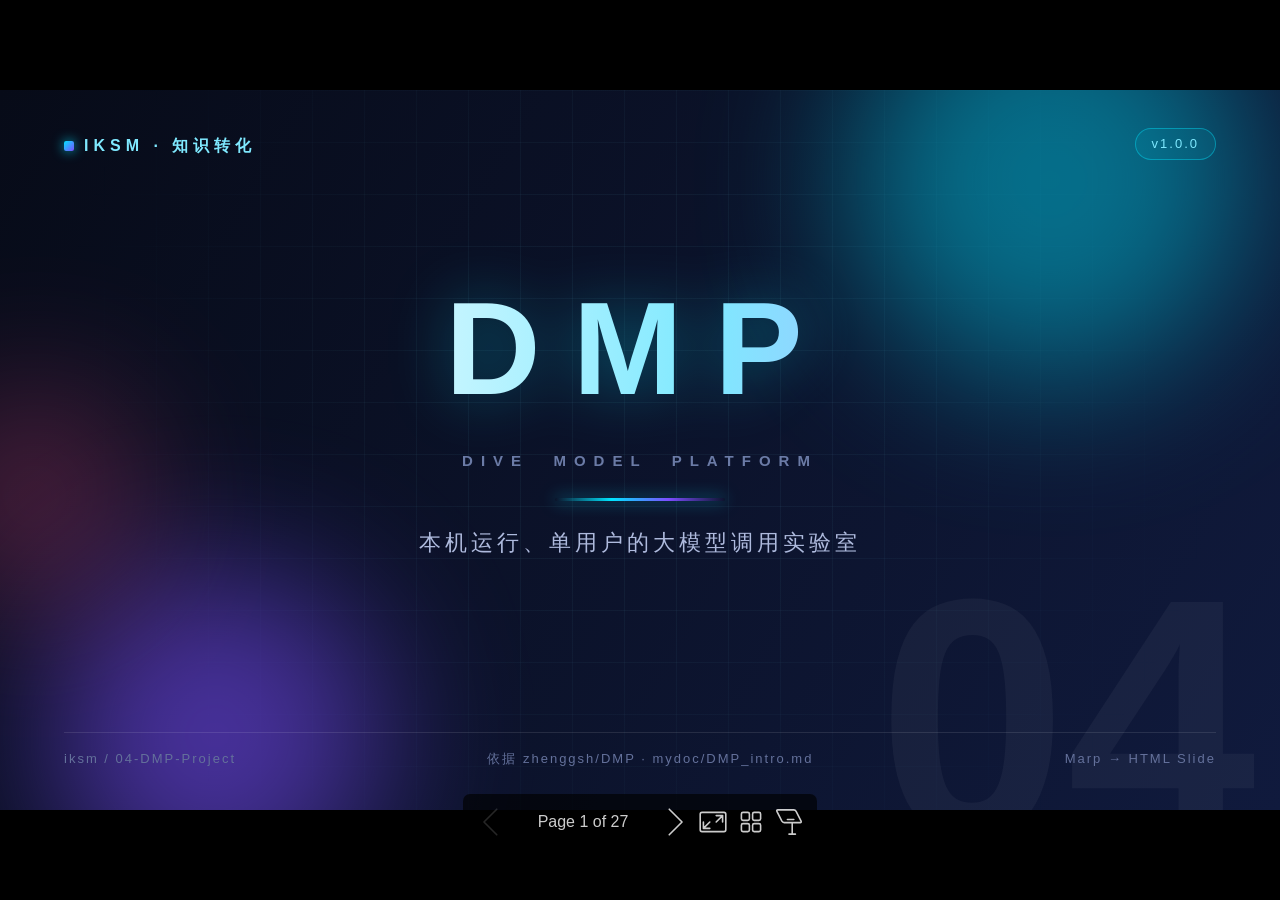
<file: output/004-DMP-Project/v1.0.0/slides.html>
<!DOCTYPE html><html lang="en-US"><head><meta charset="UTF-8"><meta name="viewport" content="width=device-width,height=device-height,initial-scale=1.0"><meta name="apple-mobile-web-app-capable" content="yes"><meta http-equiv="X-UA-Compatible" content="ie=edge"><meta property="og:type" content="website"><meta name="twitter:card" content="summary"><style>@media screen{body[data-bespoke-view=""] .bespoke-marp-parent>.bespoke-marp-osc>button,body[data-bespoke-view=next] .bespoke-marp-parent>.bespoke-marp-osc>button,body[data-bespoke-view=overview] button.bespoke-marp-overview-close,body[data-bespoke-view=presenter] .bespoke-marp-presenter-container .bespoke-marp-presenter-info-container .bespoke-marp-presenter-info-page-area .bespoke-marp-presenter-info-page,body[data-bespoke-view=presenter] .bespoke-marp-presenter-container .bespoke-marp-presenter-info-container button,body[data-bespoke-view=presenter] .bespoke-marp-presenter-container .bespoke-marp-presenter-note-container button{appearance:none;background-color:initial;border:0;color:inherit;cursor:pointer;font-size:inherit;opacity:.8;outline:none;padding:0;transition:opacity .2s linear;-webkit-tap-highlight-color:transparent}body[data-bespoke-view=""] .bespoke-marp-parent>.bespoke-marp-osc>button:disabled,body[data-bespoke-view=next] .bespoke-marp-parent>.bespoke-marp-osc>button:disabled,body[data-bespoke-view=overview] button.bespoke-marp-overview-close:disabled,body[data-bespoke-view=presenter] .bespoke-marp-presenter-container .bespoke-marp-presenter-info-container .bespoke-marp-presenter-info-page-area .bespoke-marp-presenter-info-page:disabled,body[data-bespoke-view=presenter] .bespoke-marp-presenter-container .bespoke-marp-presenter-info-container button:disabled,body[data-bespoke-view=presenter] .bespoke-marp-presenter-container .bespoke-marp-presenter-note-container button:disabled{cursor:not-allowed;opacity:.15!important}body[data-bespoke-view=""] .bespoke-marp-parent>.bespoke-marp-osc>button:hover,body[data-bespoke-view=next] .bespoke-marp-parent>.bespoke-marp-osc>button:hover,body[data-bespoke-view=overview] button.bespoke-marp-overview-close:hover,body[data-bespoke-view=presenter] .bespoke-marp-presenter-container .bespoke-marp-presenter-info-container .bespoke-marp-presenter-info-page-area .bespoke-marp-presenter-info-page:hover,body[data-bespoke-view=presenter] .bespoke-marp-presenter-container .bespoke-marp-presenter-info-container button:hover,body[data-bespoke-view=presenter] .bespoke-marp-presenter-container .bespoke-marp-presenter-note-container button:hover{opacity:1}body[data-bespoke-view=""] .bespoke-marp-parent>.bespoke-marp-osc>button:hover:active,body[data-bespoke-view=next] .bespoke-marp-parent>.bespoke-marp-osc>button:hover:active,body[data-bespoke-view=overview] button.bespoke-marp-overview-close:hover:active,body[data-bespoke-view=presenter] .bespoke-marp-presenter-container .bespoke-marp-presenter-info-container .bespoke-marp-presenter-info-page-area .bespoke-marp-presenter-info-page:hover:active,body[data-bespoke-view=presenter] .bespoke-marp-presenter-container .bespoke-marp-presenter-info-container button:hover:active,body[data-bespoke-view=presenter] .bespoke-marp-presenter-container .bespoke-marp-presenter-note-container button:hover:active{opacity:.6}body[data-bespoke-view=""] .bespoke-marp-parent>.bespoke-marp-osc>button:hover:not(:disabled),body[data-bespoke-view=next] .bespoke-marp-parent>.bespoke-marp-osc>button:hover:not(:disabled),body[data-bespoke-view=overview] button.bespoke-marp-overview-close:hover:not(:disabled),body[data-bespoke-view=presenter] .bespoke-marp-presenter-container .bespoke-marp-presenter-info-container .bespoke-marp-presenter-info-page-area .bespoke-marp-presenter-info-page:hover:not(:disabled),body[data-bespoke-view=presenter] .bespoke-marp-presenter-container .bespoke-marp-presenter-info-container button:hover:not(:disabled),body[data-bespoke-view=presenter] .bespoke-marp-presenter-container .bespoke-marp-presenter-note-container button:hover:not(:disabled){transition:none}body[data-bespoke-view=""] .bespoke-marp-parent>.bespoke-marp-osc>button[data-bespoke-marp-osc=prev],body[data-bespoke-view=next] .bespoke-marp-parent>.bespoke-marp-osc>button[data-bespoke-marp-osc=prev],body[data-bespoke-view=presenter] .bespoke-marp-presenter-container .bespoke-marp-presenter-info-container button.bespoke-marp-presenter-info-page-prev{background:#0000 url("[data-uri]") no-repeat 50%;background-size:contain;overflow:hidden;text-indent:100%;white-space:nowrap}body[data-bespoke-view=""] .bespoke-marp-parent>.bespoke-marp-osc>button[data-bespoke-marp-osc=next],body[data-bespoke-view=next] .bespoke-marp-parent>.bespoke-marp-osc>button[data-bespoke-marp-osc=next],body[data-bespoke-view=presenter] .bespoke-marp-presenter-container .bespoke-marp-presenter-info-container button.bespoke-marp-presenter-info-page-next{background:#0000 url("[data-uri]") no-repeat 50%;background-size:contain;overflow:hidden;text-indent:100%;white-space:nowrap}:is(body[data-bespoke-view=""],body[data-bespoke-view=next]) .bespoke-marp-parent>.bespoke-marp-osc>button[data-bespoke-marp-osc=fullscreen]{background:#0000 url("[data-uri]") no-repeat 50%;background-size:contain;overflow:hidden;text-indent:100%;white-space:nowrap}:is(body[data-bespoke-view=""],body[data-bespoke-view=next]) .bespoke-marp-parent>.bespoke-marp-osc>button.exit[data-bespoke-marp-osc=fullscreen]{background-image:url("[data-uri]")}:is(body[data-bespoke-view=""],body[data-bespoke-view=next]) .bespoke-marp-parent>.bespoke-marp-osc>button[data-bespoke-marp-osc=presenter]{background:#0000 url("[data-uri]") no-repeat 50%;background-size:contain;overflow:hidden;text-indent:100%;white-space:nowrap}body[data-bespoke-view=overview] button.bespoke-marp-overview-close,body[data-bespoke-view=presenter] .bespoke-marp-presenter-container .bespoke-marp-presenter-note-container button.bespoke-marp-presenter-note-bigger{background:#0000 url("[data-uri]") no-repeat 50%;background-size:contain;overflow:hidden;text-indent:100%;white-space:nowrap}body[data-bespoke-view=presenter] .bespoke-marp-presenter-container .bespoke-marp-presenter-note-container button.bespoke-marp-presenter-note-smaller{background:#0000 url("[data-uri]") no-repeat 50%;background-size:contain;overflow:hidden;text-indent:100%;white-space:nowrap}:is(body[data-bespoke-view=""],body[data-bespoke-view=next]) .bespoke-marp-parent>.bespoke-marp-osc>button[data-bespoke-marp-osc=overview]{background:#0000 url("[data-uri]") no-repeat 50%;background-size:contain;overflow:hidden;text-indent:100%;white-space:nowrap}}@keyframes __bespoke_marp_transition_reduced_outgoing__{0%{opacity:1}to{opacity:0}}@keyframes __bespoke_marp_transition_reduced_incoming__{0%{mix-blend-mode:plus-lighter;opacity:0}to{mix-blend-mode:plus-lighter;opacity:1}}.bespoke-marp-note,.bespoke-marp-osc,.bespoke-progress-parent{display:none;transition:none}@media screen{::view-transition-group(*){animation-duration:var(--marp-bespoke-transition-animation-duration,.5s);animation-timing-function:ease}::view-transition-new(*),::view-transition-old(*){animation-delay:0s;animation-direction:var(--marp-bespoke-transition-animation-direction,normal);animation-duration:var(--marp-bespoke-transition-animation-duration,.5s);animation-fill-mode:both;animation-name:var(--marp-bespoke-transition-animation-name,var(--marp-bespoke-transition-animation-name-fallback,__bespoke_marp_transition_no_animation__));mix-blend-mode:normal}::view-transition-old(*){--marp-bespoke-transition-animation-name-fallback:__bespoke_marp_transition_reduced_outgoing__;animation-timing-function:ease}::view-transition-new(*){--marp-bespoke-transition-animation-name-fallback:__bespoke_marp_transition_reduced_incoming__;animation-timing-function:ease}::view-transition-new(root),::view-transition-old(root){animation-timing-function:linear}::view-transition-new(__bespoke_marp_transition_osc__),::view-transition-old(__bespoke_marp_transition_osc__){animation-duration:0s!important;animation-name:__bespoke_marp_transition_osc__!important}::view-transition-new(__bespoke_marp_transition_osc__){opacity:0!important}.bespoke-marp-transition-warming-up::view-transition-group(*),.bespoke-marp-transition-warming-up::view-transition-new(*),.bespoke-marp-transition-warming-up::view-transition-old(*){animation-play-state:paused!important}body,html{height:100%;margin:0}body{background:#000;overflow:hidden}svg.bespoke-marp-slide{content-visibility:hidden;interactivity:inert;opacity:0;pointer-events:none;z-index:-1}svg.bespoke-marp-slide:not(.bespoke-marp-active) *{view-transition-name:none!important}svg.bespoke-marp-slide.bespoke-marp-active{content-visibility:visible;interactivity:auto;opacity:1;pointer-events:auto;z-index:0}svg.bespoke-marp-slide.bespoke-marp-active.bespoke-marp-active-ready *{animation-name:__bespoke_marp__!important}@supports not (content-visibility:hidden){svg.bespoke-marp-slide[data-bespoke-marp-load=hideable]{display:none}svg.bespoke-marp-slide[data-bespoke-marp-load=hideable].bespoke-marp-active{display:block}}}@media screen and (prefers-reduced-motion:reduce){svg.bespoke-marp-slide *{view-transition-name:none!important}}@media screen{[data-bespoke-marp-fragment=inactive]{visibility:hidden}:is(body[data-bespoke-view=""],body[data-bespoke-view=next]) .bespoke-marp-parent{inset:0;position:absolute}:is(body[data-bespoke-view=""],body[data-bespoke-view=next]) .bespoke-marp-parent>.bespoke-marp-osc{background:#000000a6;border-radius:7px;bottom:50px;color:#fff;contain:paint;display:block;font-family:Helvetica,Arial,sans-serif;font-size:16px;left:50%;line-height:0;opacity:1;padding:12px;position:absolute;touch-action:manipulation;transform:translateX(-50%);transition:opacity .2s linear;-webkit-user-select:none;user-select:none;view-transition-name:__bespoke_marp_transition_osc__;white-space:nowrap;will-change:transform;z-index:1}:is(body[data-bespoke-view=""],body[data-bespoke-view=next]) .bespoke-marp-parent>.bespoke-marp-osc>:where(*){margin-left:6px}:is(body[data-bespoke-view=""],body[data-bespoke-view=next]) .bespoke-marp-parent>.bespoke-marp-osc>:where(*):where(:first-child){margin-left:0}:is(body[data-bespoke-view=""],body[data-bespoke-view=next]) .bespoke-marp-parent>.bespoke-marp-osc>span{opacity:.8}:is(body[data-bespoke-view=""],body[data-bespoke-view=next]) .bespoke-marp-parent>.bespoke-marp-osc>span[data-bespoke-marp-osc=page]{display:inline-block;min-width:140px;text-align:center}:is(body[data-bespoke-view=""],body[data-bespoke-view=next]) .bespoke-marp-parent>.bespoke-marp-osc>button[data-bespoke-marp-osc=fullscreen],:is(body[data-bespoke-view=""],body[data-bespoke-view=next]) .bespoke-marp-parent>.bespoke-marp-osc>button[data-bespoke-marp-osc=next],:is(body[data-bespoke-view=""],body[data-bespoke-view=next]) .bespoke-marp-parent>.bespoke-marp-osc>button[data-bespoke-marp-osc=overview],:is(body[data-bespoke-view=""],body[data-bespoke-view=next]) .bespoke-marp-parent>.bespoke-marp-osc>button[data-bespoke-marp-osc=presenter],:is(body[data-bespoke-view=""],body[data-bespoke-view=next]) .bespoke-marp-parent>.bespoke-marp-osc>button[data-bespoke-marp-osc=prev]{height:32px;line-height:32px;width:32px}:is(body[data-bespoke-view=""],body[data-bespoke-view=next]) .bespoke-marp-parent.bespoke-marp-inactive{cursor:none}:is(body[data-bespoke-view=""],body[data-bespoke-view=next]) .bespoke-marp-parent.bespoke-marp-inactive>.bespoke-marp-osc{opacity:0;pointer-events:none}:is(body[data-bespoke-view=""],body[data-bespoke-view=next]) svg.bespoke-marp-slide{height:100%;left:0;position:absolute;top:0;width:100%}body[data-bespoke-view=""] .bespoke-progress-parent{background:#222;display:flex;height:5px;width:100%}body[data-bespoke-view=""] .bespoke-progress-parent+:where(.bespoke-marp-parent){top:5px}body[data-bespoke-view=""] .bespoke-progress-parent .bespoke-progress-bar{background:#0288d1;flex:0 0 0;transition:flex-basis .2s cubic-bezier(0,1,1,1)}body[data-bespoke-view=next]{background:#0000}body[data-bespoke-view=presenter]{background:#161616}body[data-bespoke-view=presenter] .bespoke-marp-presenter-container{display:grid;font-family:Helvetica,Arial,sans-serif;grid-template:"current dragbar next" minmax(140px,1fr) "current dragbar note" 2fr "info    dragbar note" 3em;grid-template-columns:minmax(3px,var(--bespoke-marp-presenter-split-ratio,66%)) 0 minmax(3px,1fr);height:100%;left:0;position:absolute;top:0;width:100%}body[data-bespoke-view=presenter] .bespoke-marp-presenter-container :where(.bespoke-marp-parent){grid-area:current;overflow:hidden;position:relative}body[data-bespoke-view=presenter] .bespoke-marp-presenter-container :where(.bespoke-marp-parent) :where(svg.bespoke-marp-slide){height:calc(100% - 40px);left:20px;pointer-events:none;position:absolute;top:20px;-webkit-user-select:none;user-select:none;width:calc(100% - 40px)}body[data-bespoke-view=presenter] .bespoke-marp-presenter-container :where(.bespoke-marp-parent) :where(svg.bespoke-marp-slide).bespoke-marp-active{filter:drop-shadow(0 3px 10px rgba(0,0,0,.5))}body[data-bespoke-view=presenter] .bespoke-marp-presenter-container .bespoke-marp-presenter-dragbar-container{background:#0288d1;cursor:col-resize;grid-area:dragbar;margin-left:-3px;opacity:0;position:relative;transition:opacity .4s linear .1s;width:6px;z-index:10}body[data-bespoke-view=presenter] .bespoke-marp-presenter-container .bespoke-marp-presenter-dragbar-container:hover{opacity:1}body[data-bespoke-view=presenter] .bespoke-marp-presenter-container .bespoke-marp-presenter-dragbar-container.active{opacity:1;transition-delay:0s}body[data-bespoke-view=presenter] .bespoke-marp-presenter-container .bespoke-marp-presenter-next-container{background:#222;cursor:pointer;display:none;grid-area:next;overflow:hidden;position:relative}body[data-bespoke-view=presenter] .bespoke-marp-presenter-container .bespoke-marp-presenter-next-container.active{display:block}body[data-bespoke-view=presenter] .bespoke-marp-presenter-container .bespoke-marp-presenter-next-container iframe.bespoke-marp-presenter-next{background:#0000;border:0;display:block;filter:drop-shadow(0 3px 10px rgba(0,0,0,.5));height:calc(100% - 40px);left:20px;pointer-events:none;position:absolute;interactivity:inert;top:20px;-webkit-user-select:none;user-select:none;width:calc(100% - 40px)}body[data-bespoke-view=presenter] .bespoke-marp-presenter-container .bespoke-marp-presenter-note-container{background:#222;color:#eee;grid-area:note;position:relative;z-index:1}body[data-bespoke-view=presenter] .bespoke-marp-presenter-container .bespoke-marp-presenter-note-container button{height:1.5em;line-height:1.5em;width:1.5em}body[data-bespoke-view=presenter] .bespoke-marp-presenter-container .bespoke-marp-presenter-note-container .bespoke-marp-presenter-note-wrapper{display:block;inset:0;position:absolute}body[data-bespoke-view=presenter] .bespoke-marp-presenter-container .bespoke-marp-presenter-note-container .bespoke-marp-presenter-note-buttons{background:#000000a6;border-radius:4px;bottom:0;display:flex;gap:4px;margin:12px;opacity:0;padding:6px;pointer-events:none;position:absolute;right:0;transition:opacity .2s linear}body[data-bespoke-view=presenter] .bespoke-marp-presenter-container .bespoke-marp-presenter-note-container .bespoke-marp-presenter-note-buttons:focus-within,body[data-bespoke-view=presenter] .bespoke-marp-presenter-container .bespoke-marp-presenter-note-container .bespoke-marp-presenter-note-wrapper:focus-within+.bespoke-marp-presenter-note-buttons,body[data-bespoke-view=presenter] .bespoke-marp-presenter-container .bespoke-marp-presenter-note-container:hover .bespoke-marp-presenter-note-buttons{opacity:1;pointer-events:auto}body[data-bespoke-view=presenter] .bespoke-marp-presenter-container .bespoke-marp-presenter-note-container .bespoke-marp-note{box-sizing:border-box;font-size:calc(1.1em*var(--bespoke-marp-note-font-scale, 1));height:calc(100% - 40px);margin:20px;overflow:auto;padding-right:3px;white-space:pre-wrap;width:calc(100% - 40px);word-wrap:break-word;scrollbar-color:#eeeeee80 #0000;scrollbar-width:thin}body[data-bespoke-view=presenter] .bespoke-marp-presenter-container .bespoke-marp-presenter-note-container .bespoke-marp-note::-webkit-scrollbar{width:6px}body[data-bespoke-view=presenter] .bespoke-marp-presenter-container .bespoke-marp-presenter-note-container .bespoke-marp-note::-webkit-scrollbar-track{background:#0000}body[data-bespoke-view=presenter] .bespoke-marp-presenter-container .bespoke-marp-presenter-note-container .bespoke-marp-note::-webkit-scrollbar-thumb{background:#eeeeee80;border-radius:6px}body[data-bespoke-view=presenter] .bespoke-marp-presenter-container .bespoke-marp-presenter-note-container .bespoke-marp-note:empty{pointer-events:none}body[data-bespoke-view=presenter] .bespoke-marp-presenter-container .bespoke-marp-presenter-note-container .bespoke-marp-note.active{display:block}body[data-bespoke-view=presenter] .bespoke-marp-presenter-container .bespoke-marp-presenter-note-container .bespoke-marp-note p:first-child{margin-top:0}body[data-bespoke-view=presenter] .bespoke-marp-presenter-container .bespoke-marp-presenter-note-container .bespoke-marp-note p:last-child{margin-bottom:0}body[data-bespoke-view=presenter] .bespoke-marp-presenter-container .bespoke-marp-presenter-info-container{align-items:center;box-sizing:border-box;color:#eee;display:flex;flex-wrap:nowrap;grid-area:info;justify-content:center;overflow:hidden;padding:0 10px}body[data-bespoke-view=presenter] .bespoke-marp-presenter-container .bespoke-marp-presenter-info-container :is(.bespoke-marp-presenter-info-page-area,.bespoke-marp-presenter-info-time,.bespoke-marp-presenter-info-timer){box-sizing:border-box;display:block;padding:0 10px;white-space:nowrap;width:100%}body[data-bespoke-view=presenter] .bespoke-marp-presenter-container .bespoke-marp-presenter-info-container button{height:1.5em;line-height:1.5em;width:1.5em}body[data-bespoke-view=presenter] .bespoke-marp-presenter-container .bespoke-marp-presenter-info-container .bespoke-marp-presenter-info-page-area{order:2;text-align:center}body[data-bespoke-view=presenter] .bespoke-marp-presenter-container .bespoke-marp-presenter-info-container .bespoke-marp-presenter-info-page-area .bespoke-marp-presenter-info-page{display:inline-block;min-width:120px;text-align:center}body[data-bespoke-view=presenter] .bespoke-marp-presenter-container .bespoke-marp-presenter-info-container .bespoke-marp-presenter-info-time{color:#999;order:1;text-align:left}body[data-bespoke-view=presenter] .bespoke-marp-presenter-container .bespoke-marp-presenter-info-container .bespoke-marp-presenter-info-timer{color:#999;order:3;text-align:right}body[data-bespoke-view=presenter] .bespoke-marp-presenter-container .bespoke-marp-presenter-info-container .bespoke-marp-presenter-info-timer:hover{cursor:pointer}body[data-bespoke-view=overview]{background:#161616;overflow:auto}body[data-bespoke-view=overview] [data-bespoke-marp-fragment=inactive]{visibility:visible}body[data-bespoke-view=overview] .bespoke-marp-overview-header{backdrop-filter:blur(4px);background:#222222d9;box-shadow:0 3px 10px #00000080;box-sizing:border-box;display:flex;height:48px;inset:0 0 auto;justify-content:flex-end;padding:10px;position:fixed;z-index:1}body[data-bespoke-view=overview] button.bespoke-marp-overview-close{height:28px;line-height:28px;transform:rotate(45deg);width:28px}body[data-bespoke-view=overview] .bespoke-marp-parent{display:grid;gap:40px;grid-template-columns:repeat(auto-fit,minmax(0,240px));justify-content:space-around;padding:30px}body[data-bespoke-view=overview] .bespoke-marp-parent svg.bespoke-marp-slide{--bov-selected:#0000;--bov-focus:#161616;--bov-focus-outline:#0000;background-image:conic-gradient(#161616 0 0),conic-gradient(var(--bov-focus) 0 0),conic-gradient(var(--bov-focus-outline) 0 0),conic-gradient(var(--bov-selected) 0 0);background-position:5px 5px,3px 3px,2px 2px,0 0;background-repeat:no-repeat;background-size:calc(100% - 10px) calc(100% - 10px),calc(100% - 6px) calc(100% - 6px),calc(100% - 4px) calc(100% - 4px),100% 100%;content-visibility:visible;cursor:pointer;filter:drop-shadow(0 3px 10px rgba(0,0,0,.5));margin:-6px;padding:6px;interactivity:auto;opacity:1;outline:0;pointer-events:auto;scroll-margin-block:30px;width:100%;z-index:0}body[data-bespoke-view=overview] .bespoke-marp-parent svg.bespoke-marp-slide *,body[data-bespoke-view=overview] .bespoke-marp-parent svg.bespoke-marp-slide.bespoke-marp-active *{pointer-events:none;interactivity:inert}body[data-bespoke-view=overview] .bespoke-marp-parent :is(svg.bespoke-marp-slide:active,svg.bespoke-marp-slide:focus-visible,svg.bespoke-marp-slide:hover){--bov-focus-outline:#161616}body[data-bespoke-view=overview] .bespoke-marp-parent svg.bespoke-marp-slide:focus-visible,body[data-bespoke-view=overview] .bespoke-marp-parent svg.bespoke-marp-slide:hover{--bov-focus:#999}body[data-bespoke-view=overview] .bespoke-marp-parent svg.bespoke-marp-slide:active{--bov-focus:#eee}body[data-bespoke-view=overview] .bespoke-marp-parent svg.bespoke-marp-slide.bespoke-marp-active{--bov-selected:#0288d1}body[data-bespoke-view=overview]:has(.bespoke-marp-overview-header) .bespoke-marp-parent{padding-top:78px}body[data-bespoke-view=overview]:has(.bespoke-marp-overview-header) .bespoke-marp-parent svg.bespoke-marp-slide{scroll-margin-top:78px}.bespoke-marp-overview{background:#000000a6;inset:0;opacity:0;pointer-events:none;position:fixed;transition:opacity .1s ease;z-index:10}.bespoke-marp-overview iframe{background:#222;border:0;display:block;height:100%;left:0;position:absolute;top:0;width:100%}.bespoke-marp-overview[data-open="1"]{opacity:1;pointer-events:auto}}@media print{.bespoke-marp-overview,.bespoke-marp-presenter-info-container,.bespoke-marp-presenter-next-container,.bespoke-marp-presenter-note-container{display:none}}</style><style>div#\:\$p > svg > foreignObject > section{width:1280px;height:720px;box-sizing:border-box;overflow:hidden;position:relative;scroll-snap-align:center center;-webkit-text-size-adjust:100%;text-size-adjust:100%}div#\:\$p > svg > foreignObject > section::after{bottom:0;content:attr(data-marpit-pagination);padding:inherit;pointer-events:none;position:absolute;right:0}div#\:\$p > svg > foreignObject > section:not([data-marpit-pagination])::after{display:none}div#\:\$p > svg > foreignObject > section :where(:is(h1, marp-h1)){font-size:2em;margin-block:0.67em}div#\:\$p > svg > foreignObject > section section:where(:is(h1, marp-h1)){--marpit-root-font-size: 2em}div#\:\$p > svg > foreignObject > section video::-webkit-media-controls{will-change:transform}@page {size:1280px 720px;margin:0}@media print{html, body{background-color:#fff;margin:0;page-break-inside:avoid;break-inside:avoid-page}div#\:\$p > svg > foreignObject > section{page-break-before:always;break-before:page}div#\:\$p > svg > foreignObject > section, div#\:\$p > svg > foreignObject > section *{-webkit-print-color-adjust:exact!important;animation-delay:0s!important;animation-duration:0s!important;color-adjust:exact!important;print-color-adjust:exact!important;transition:none!important}div#\:\$p > svg[data-marpit-svg]{display:block;height:100vh;width:100vw}}div#\:\$p > svg > foreignObject > :where(section){container-type:size}div#\:\$p > svg > foreignObject > section img[data-marp-twemoji]{background:transparent;height:1em;margin:0 .05em 0 .1em;vertical-align:-.1em;width:1em}div#\:\$p > svg > foreignObject > section{--fgColor-danger:light-dark(#d1242f, #f85149);--bgColor-attention-muted:light-dark(#fff8c5, #bb800926);--bgColor-muted:light-dark(#f6f8fa, #151b23);--bgColor-neutral-muted:light-dark(#818b981f, #656c7633);--borderColor-accent-emphasis:light-dark(#0969da, #1f6feb);--borderColor-attention-emphasis:light-dark(#9a6700, #9e6a03);--borderColor-danger-emphasis:light-dark(#cf222e, #da3633);--borderColor-default:light-dark(#d1d9e0, #3d444d);--borderColor-done-emphasis:light-dark(#8250df, #8957e5);--borderColor-success-emphasis:light-dark(#1a7f37, #238636);--color-prettylights-syntax-brackethighlighter-angle:light-dark(#59636e, #9198a1);--color-prettylights-syntax-brackethighlighter-unmatched:light-dark(#82071e, #f85149);--color-prettylights-syntax-carriage-return-bg:light-dark(#cf222e, #b62324);--color-prettylights-syntax-carriage-return-text:light-dark(#f6f8fa, #f0f6fc);--color-prettylights-syntax-comment:light-dark(#59636e, #9198a1);--color-prettylights-syntax-constant:light-dark(#0550ae, #79c0ff);--color-prettylights-syntax-constant-other-reference-link:light-dark(#0a3069, #a5d6ff);--color-prettylights-syntax-entity:light-dark(#6639ba, #d2a8ff);--color-prettylights-syntax-entity-tag:light-dark(#0550ae, #7ee787);--color-prettylights-syntax-invalid-illegal-text:light-dark(var(--fgColor-danger), var(--fgColor-danger));--color-prettylights-syntax-keyword:light-dark(#cf222e, #ff7b72);--color-prettylights-syntax-markup-changed-bg:light-dark(#ffd8b5, #5a1e02);--color-prettylights-syntax-markup-changed-text:light-dark(#953800, #ffdfb6);--color-prettylights-syntax-markup-deleted-bg:light-dark(#ffebe9, #67060c);--color-prettylights-syntax-markup-deleted-text:light-dark(#82071e, #ffdcd7);--color-prettylights-syntax-markup-heading:light-dark(#0550ae, #1f6feb);--color-prettylights-syntax-markup-ignored-bg:light-dark(#0550ae, #1158c7);--color-prettylights-syntax-markup-ignored-text:light-dark(#d1d9e0, #f0f6fc);--color-prettylights-syntax-markup-inserted-bg:light-dark(#dafbe1, #033a16);--color-prettylights-syntax-markup-inserted-text:light-dark(#116329, #aff5b4);--color-prettylights-syntax-markup-list:light-dark(#3b2300, #f2cc60);--color-prettylights-syntax-meta-diff-range:light-dark(#8250df, #d2a8ff);--color-prettylights-syntax-string:light-dark(#0a3069, #a5d6ff);--color-prettylights-syntax-string-regexp:light-dark(#116329, #7ee787);--color-prettylights-syntax-sublimelinter-gutter-mark:light-dark(#818b98, #3d444d);--color-prettylights-syntax-variable:light-dark(#953800, #ffa657);--fgColor-accent:light-dark(#0969da, #4493f8);--fgColor-attention:light-dark(#9a6700, #d29922);--fgColor-done:light-dark(#8250df, #ab7df8);--fgColor-muted:light-dark(#59636e, #9198a1);--fgColor-success:light-dark(#1a7f37, #3fb950);--bgColor-default:light-dark(#fff, #0d1117);--borderColor-muted:light-dark(#d1d9e0b3, #3d444db3);--color-prettylights-syntax-invalid-illegal-bg:light-dark(var(--bgColor-danger-muted), var(--bgColor-danger-muted));--color-prettylights-syntax-markup-bold:light-dark(#1f2328, #f0f6fc);--color-prettylights-syntax-markup-italic:light-dark(#1f2328, #f0f6fc);--color-prettylights-syntax-storage-modifier-import:light-dark(#1f2328, #f0f6fc);--fgColor-default:light-dark(#1f2328, #f0f6fc);--focus-outlineColor:light-dark(var(--borderColor-accent-emphasis), var(--borderColor-accent-emphasis));--borderColor-neutral-muted:light-dark(var(--borderColor-muted), var(--borderColor-muted));--base-size-16:calc(var(--marpit-root-font-size, 1rem) * 1);--base-size-24:calc(var(--marpit-root-font-size, 1rem) * 1.5);--base-size-4:calc(var(--marpit-root-font-size, 1rem) * 0.25);--base-size-40:calc(var(--marpit-root-font-size, 1rem) * 2.5);--base-size-8:calc(var(--marpit-root-font-size, 1rem) * 0.5);--base-text-weight-medium:500;--base-text-weight-normal:400;--base-text-weight-semibold:600;--fontStack-monospace:ui-monospace, SFMono-Regular, SF Mono, Menlo, Consolas, Liberation Mono, monospace;--fontStack-sansSerif:-apple-system, BlinkMacSystemFont, "Segoe UI", "Noto Sans", Helvetica, Arial, sans-serif, "Apple Color Emoji", "Segoe UI Emoji";}/*!
 * Marp default theme.
 *
 * @theme default
 * @author Yuki Hattori
 *
 * @auto-scaling true
 * @size 16:9 1280px 720px
 * @size 4:3 960px 720px
 */div#\:\$p > svg > foreignObject > section [data-theme=light],div#\:\$p > svg > foreignObject > section{color-scheme:light}div#\:\$p > svg > foreignObject > section [data-theme=dark],div#\:\$p > svg > foreignObject > section:where(.invert){color-scheme:dark}div#\:\$p > svg > foreignObject > section{-ms-text-size-adjust:100%;-webkit-text-size-adjust:100%;margin:0;font-weight:var(--base-text-weight-normal, 400);color:var(--fgColor-default);background-color:var(--bgColor-default);font-family:var(--fontStack-sansSerif, -apple-system, BlinkMacSystemFont, "Segoe UI", "Noto Sans", Helvetica, Arial, sans-serif, "Apple Color Emoji", "Segoe UI Emoji");font-size:16px;line-height:1.5;word-wrap:break-word}div#\:\$p > svg > foreignObject > section{--marpit-root-font-size:16px}div#\:\$p > svg > foreignObject > section a{text-decoration:underline;text-underline-offset:calc(var(--marpit-root-font-size, 1rem) * .2)}div#\:\$p > svg > foreignObject > section :is(h1, marp-h1):hover .anchor .octicon-link:before,div#\:\$p > svg > foreignObject > section :is(h2, marp-h2):hover .anchor .octicon-link:before,div#\:\$p > svg > foreignObject > section :is(h3, marp-h3):hover .anchor .octicon-link:before,div#\:\$p > svg > foreignObject > section :is(h4, marp-h4):hover .anchor .octicon-link:before,div#\:\$p > svg > foreignObject > section :is(h5, marp-h5):hover .anchor .octicon-link:before,div#\:\$p > svg > foreignObject > section :is(h6, marp-h6):hover .anchor .octicon-link:before{width:16px;height:16px;content:" ";display:inline-block;background-color:currentColor;-webkit-mask-image:url('data:image/svg+xml;charset=utf-8,<svg xmlns="http://www.w3.org/2000/svg" aria-hidden="true" viewBox="0 0 16 16"><path fill-rule="evenodd" d="M7.775 3.275a.75.75 0 0 0 1.06 1.06l1.25-1.25a2 2 0 1 1 2.83 2.83l-2.5 2.5a2 2 0 0 1-2.83 0 .75.75 0 0 0-1.06 1.06 3.5 3.5 0 0 0 4.95 0l2.5-2.5a3.5 3.5 0 0 0-4.95-4.95zm-4.69 9.64a2 2 0 0 1 0-2.83l2.5-2.5a2 2 0 0 1 2.83 0 .75.75 0 0 0 1.06-1.06 3.5 3.5 0 0 0-4.95 0l-2.5 2.5a3.5 3.5 0 0 0 4.95 4.95l1.25-1.25a.75.75 0 0 0-1.06-1.06l-1.25 1.25a2 2 0 0 1-2.83 0"/></svg>');mask-image:url('data:image/svg+xml;charset=utf-8,<svg xmlns="http://www.w3.org/2000/svg" aria-hidden="true" viewBox="0 0 16 16"><path fill-rule="evenodd" d="M7.775 3.275a.75.75 0 0 0 1.06 1.06l1.25-1.25a2 2 0 1 1 2.83 2.83l-2.5 2.5a2 2 0 0 1-2.83 0 .75.75 0 0 0-1.06 1.06 3.5 3.5 0 0 0 4.95 0l2.5-2.5a3.5 3.5 0 0 0-4.95-4.95zm-4.69 9.64a2 2 0 0 1 0-2.83l2.5-2.5a2 2 0 0 1 2.83 0 .75.75 0 0 0 1.06-1.06 3.5 3.5 0 0 0-4.95 0l-2.5 2.5a3.5 3.5 0 0 0 4.95 4.95l1.25-1.25a.75.75 0 0 0-1.06-1.06l-1.25 1.25a2 2 0 0 1-2.83 0"/></svg>')}div#\:\$p > svg > foreignObject > section details,div#\:\$p > svg > foreignObject > section figcaption,div#\:\$p > svg > foreignObject > section figure{display:block}div#\:\$p > svg > foreignObject > section summary{display:list-item}div#\:\$p > svg > foreignObject > section [hidden]{display:none!important}div#\:\$p > svg > foreignObject > section a{background-color:transparent;color:var(--fgColor-accent);text-decoration:none}div#\:\$p > svg > foreignObject > section abbr[title]{border-bottom:none;-webkit-text-decoration:underline dotted;text-decoration:underline dotted}div#\:\$p > svg > foreignObject > section b,div#\:\$p > svg > foreignObject > section strong{font-weight:var(--base-text-weight-semibold, 600)}div#\:\$p > svg > foreignObject > section dfn{font-style:italic}div#\:\$p > svg > foreignObject > section :is(h1, marp-h1){margin:.67em 0;font-weight:var(--base-text-weight-semibold, 600);padding-bottom:.3em;font-size:2em;border-bottom:1px solid var(--borderColor-muted)}div#\:\$p > svg > foreignObject > section mark{background-color:var(--bgColor-attention-muted);color:var(--fgColor-default)}div#\:\$p > svg > foreignObject > section small{font-size:90%}div#\:\$p > svg > foreignObject > section sub,div#\:\$p > svg > foreignObject > section sup{font-size:75%;line-height:0;position:relative;vertical-align:baseline}div#\:\$p > svg > foreignObject > section sub{bottom:-.25em}div#\:\$p > svg > foreignObject > section sup{top:-.5em}div#\:\$p > svg > foreignObject > section img{border-style:none;max-width:100%;box-sizing:content-box}div#\:\$p > svg > foreignObject > section code,div#\:\$p > svg > foreignObject > section kbd,div#\:\$p > svg > foreignObject > section :is(pre, marp-pre),div#\:\$p > svg > foreignObject > section samp{font-family:monospace;font-size:1em}div#\:\$p > svg > foreignObject > section figure{margin:1em var(--base-size-40)}div#\:\$p > svg > foreignObject > section hr{box-sizing:content-box;overflow:hidden;background:transparent;height:.25em;padding:0;margin:var(--base-size-24) 0;background-color:var(--borderColor-default);border:0}div#\:\$p > svg > foreignObject > section input{font:inherit;margin:0;overflow:visible;font-family:inherit;font-size:inherit;line-height:inherit}div#\:\$p > svg > foreignObject > section [type=button],div#\:\$p > svg > foreignObject > section [type=reset],div#\:\$p > svg > foreignObject > section [type=submit]{-webkit-appearance:button;-moz-appearance:button;appearance:button}div#\:\$p > svg > foreignObject > section [type=checkbox],div#\:\$p > svg > foreignObject > section [type=radio]{box-sizing:border-box;padding:0}div#\:\$p > svg > foreignObject > section [type=number]::-webkit-inner-spin-button,div#\:\$p > svg > foreignObject > section [type=number]::-webkit-outer-spin-button{height:auto}div#\:\$p > svg > foreignObject > section [type=search]::-webkit-search-cancel-button,div#\:\$p > svg > foreignObject > section [type=search]::-webkit-search-decoration{-webkit-appearance:none;appearance:none}div#\:\$p > svg > foreignObject > section ::-webkit-input-placeholder{color:inherit;opacity:.54}div#\:\$p > svg > foreignObject > section ::-webkit-file-upload-button{-webkit-appearance:button;appearance:button;font:inherit}div#\:\$p > svg > foreignObject > section a:hover{text-decoration:underline}div#\:\$p > svg > foreignObject > section ::-moz-placeholder{color:var(--fgColor-muted);opacity:1}div#\:\$p > svg > foreignObject > section ::placeholder{color:var(--fgColor-muted);opacity:1}div#\:\$p > svg > foreignObject > section hr:after,div#\:\$p > svg > foreignObject > section hr:before{display:table;content:""}div#\:\$p > svg > foreignObject > section hr:after{clear:both}div#\:\$p > svg > foreignObject > section table{border-spacing:0;border-collapse:collapse;display:block;width:-moz-max-content;width:max-content;max-width:100%;overflow:auto;font-variant:tabular-nums}div#\:\$p > svg > foreignObject > section td,div#\:\$p > svg > foreignObject > section th{padding:0}div#\:\$p > svg > foreignObject > section details summary{cursor:pointer}div#\:\$p > svg > foreignObject > section [role=button]:focus,div#\:\$p > svg > foreignObject > section a:focus,div#\:\$p > svg > foreignObject > section input[type=checkbox]:focus,div#\:\$p > svg > foreignObject > section input[type=radio]:focus{outline:2px solid var(--focus-outlineColor);outline-offset:-2px;box-shadow:none}div#\:\$p > svg > foreignObject > section [role=button]:focus:not(:focus-visible),div#\:\$p > svg > foreignObject > section a:focus:not(:focus-visible),div#\:\$p > svg > foreignObject > section input[type=checkbox]:focus:not(:focus-visible),div#\:\$p > svg > foreignObject > section input[type=radio]:focus:not(:focus-visible){outline:1px solid transparent}div#\:\$p > svg > foreignObject > section [role=button]:focus-visible,div#\:\$p > svg > foreignObject > section a:focus-visible,div#\:\$p > svg > foreignObject > section input[type=checkbox]:focus-visible,div#\:\$p > svg > foreignObject > section input[type=radio]:focus-visible{outline:2px solid var(--focus-outlineColor);outline-offset:-2px;box-shadow:none}div#\:\$p > svg > foreignObject > section a:not([class]):focus,div#\:\$p > svg > foreignObject > section a:not([class]):focus-visible,div#\:\$p > svg > foreignObject > section input[type=checkbox]:focus,div#\:\$p > svg > foreignObject > section input[type=checkbox]:focus-visible,div#\:\$p > svg > foreignObject > section input[type=radio]:focus,div#\:\$p > svg > foreignObject > section input[type=radio]:focus-visible{outline-offset:0}div#\:\$p > svg > foreignObject > section kbd{display:inline-block;padding:var(--base-size-4);font:11px var(--fontStack-monospace, ui-monospace, SFMono-Regular, SF Mono, Menlo, Consolas, Liberation Mono, monospace);line-height:10px;color:var(--fgColor-default);vertical-align:middle;background-color:var(--bgColor-muted);border-bottom-color:var(--borderColor-neutral-muted);border:1px solid var(--borderColor-neutral-muted);border-radius:6px;box-shadow:inset 0 -1px 0 var(--borderColor-neutral-muted)}div#\:\$p > svg > foreignObject > section :is(h1, marp-h1),div#\:\$p > svg > foreignObject > section :is(h2, marp-h2),div#\:\$p > svg > foreignObject > section :is(h3, marp-h3),div#\:\$p > svg > foreignObject > section :is(h4, marp-h4),div#\:\$p > svg > foreignObject > section :is(h5, marp-h5),div#\:\$p > svg > foreignObject > section :is(h6, marp-h6){margin-top:var(--base-size-24);margin-bottom:var(--base-size-16);font-weight:var(--base-text-weight-semibold, 600);line-height:1.25}div#\:\$p > svg > foreignObject > section :is(h2, marp-h2){padding-bottom:.3em;font-size:1.5em;border-bottom:1px solid var(--borderColor-muted)}div#\:\$p > svg > foreignObject > section :is(h2, marp-h2),div#\:\$p > svg > foreignObject > section :is(h3, marp-h3){font-weight:var(--base-text-weight-semibold, 600)}div#\:\$p > svg > foreignObject > section :is(h3, marp-h3){font-size:1.25em}div#\:\$p > svg > foreignObject > section :is(h4, marp-h4){font-size:1em}div#\:\$p > svg > foreignObject > section :is(h4, marp-h4),div#\:\$p > svg > foreignObject > section :is(h5, marp-h5){font-weight:var(--base-text-weight-semibold, 600)}div#\:\$p > svg > foreignObject > section :is(h5, marp-h5){font-size:.875em}div#\:\$p > svg > foreignObject > section :is(h6, marp-h6){font-weight:var(--base-text-weight-semibold, 600);font-size:.85em;color:var(--fgColor-muted)}div#\:\$p > svg > foreignObject > section p{margin-top:0;margin-bottom:10px}div#\:\$p > svg > foreignObject > section blockquote{margin:0;padding:0 1em;color:var(--fgColor-muted);border-left:.25em solid var(--borderColor-default)}div#\:\$p > svg > foreignObject > section ol,div#\:\$p > svg > foreignObject > section ul{margin-top:0;margin-bottom:0;padding-left:2em}div#\:\$p > svg > foreignObject > section ol ol,div#\:\$p > svg > foreignObject > section ul ol{list-style-type:lower-roman}div#\:\$p > svg > foreignObject > section ol ol ol,div#\:\$p > svg > foreignObject > section ol ul ol,div#\:\$p > svg > foreignObject > section ul ol ol,div#\:\$p > svg > foreignObject > section ul ul ol{list-style-type:lower-alpha}div#\:\$p > svg > foreignObject > section dd{margin-left:0}div#\:\$p > svg > foreignObject > section code,div#\:\$p > svg > foreignObject > section :is(pre, marp-pre),div#\:\$p > svg > foreignObject > section samp,div#\:\$p > svg > foreignObject > section tt{font-family:var(--fontStack-monospace, ui-monospace, SFMono-Regular, SF Mono, Menlo, Consolas, Liberation Mono, monospace);font-size:12px}div#\:\$p > svg > foreignObject > section :is(pre, marp-pre){margin-top:0;margin-bottom:0;word-wrap:normal}div#\:\$p > svg > foreignObject > section .octicon{display:inline-block;overflow:visible!important;vertical-align:text-bottom;fill:currentColor}div#\:\$p > svg > foreignObject > section input::-webkit-inner-spin-button,div#\:\$p > svg > foreignObject > section input::-webkit-outer-spin-button{margin:0;-webkit-appearance:none;appearance:none}div#\:\$p > svg > foreignObject > section .mr-2{margin-right:var(--base-size-8, 8px)!important}div#\:\$p > svg > foreignObject > section:after,div#\:\$p > svg > foreignObject > section:before{display:table}div#\:\$p > svg > foreignObject > section:after{clear:both}div#\:\$p > svg > foreignObject > section>:first-child{margin-top:0!important}div#\:\$p > svg > foreignObject > section>:last-child{margin-bottom:0!important}div#\:\$p > svg > foreignObject > section a:not([href]){color:inherit;text-decoration:none}div#\:\$p > svg > foreignObject > section .absent{color:var(--fgColor-danger)}div#\:\$p > svg > foreignObject > section .anchor{float:left;padding-right:var(--base-size-4);margin-left:-20px;line-height:1}div#\:\$p > svg > foreignObject > section .anchor:focus{outline:none}div#\:\$p > svg > foreignObject > section blockquote,div#\:\$p > svg > foreignObject > section details,div#\:\$p > svg > foreignObject > section dl,div#\:\$p > svg > foreignObject > section ol,div#\:\$p > svg > foreignObject > section p,div#\:\$p > svg > foreignObject > section :is(pre, marp-pre),div#\:\$p > svg > foreignObject > section table,div#\:\$p > svg > foreignObject > section ul{margin-top:0;margin-bottom:var(--base-size-16)}div#\:\$p > svg > foreignObject > section blockquote>:first-child{margin-top:0}div#\:\$p > svg > foreignObject > section blockquote>:last-child{margin-bottom:0}div#\:\$p > svg > foreignObject > section :is(h1, marp-h1) .octicon-link,div#\:\$p > svg > foreignObject > section :is(h2, marp-h2) .octicon-link,div#\:\$p > svg > foreignObject > section :is(h3, marp-h3) .octicon-link,div#\:\$p > svg > foreignObject > section :is(h4, marp-h4) .octicon-link,div#\:\$p > svg > foreignObject > section :is(h5, marp-h5) .octicon-link,div#\:\$p > svg > foreignObject > section :is(h6, marp-h6) .octicon-link{color:var(--fgColor-default);vertical-align:middle;visibility:hidden}div#\:\$p > svg > foreignObject > section :is(h1, marp-h1):hover .anchor,div#\:\$p > svg > foreignObject > section :is(h2, marp-h2):hover .anchor,div#\:\$p > svg > foreignObject > section :is(h3, marp-h3):hover .anchor,div#\:\$p > svg > foreignObject > section :is(h4, marp-h4):hover .anchor,div#\:\$p > svg > foreignObject > section :is(h5, marp-h5):hover .anchor,div#\:\$p > svg > foreignObject > section :is(h6, marp-h6):hover .anchor{text-decoration:none}div#\:\$p > svg > foreignObject > section :is(h1, marp-h1):hover .anchor .octicon-link,div#\:\$p > svg > foreignObject > section :is(h2, marp-h2):hover .anchor .octicon-link,div#\:\$p > svg > foreignObject > section :is(h3, marp-h3):hover .anchor .octicon-link,div#\:\$p > svg > foreignObject > section :is(h4, marp-h4):hover .anchor .octicon-link,div#\:\$p > svg > foreignObject > section :is(h5, marp-h5):hover .anchor .octicon-link,div#\:\$p > svg > foreignObject > section :is(h6, marp-h6):hover .anchor .octicon-link{visibility:visible}div#\:\$p > svg > foreignObject > section :is(h1, marp-h1) code,div#\:\$p > svg > foreignObject > section :is(h1, marp-h1) tt,div#\:\$p > svg > foreignObject > section :is(h2, marp-h2) code,div#\:\$p > svg > foreignObject > section :is(h2, marp-h2) tt,div#\:\$p > svg > foreignObject > section :is(h3, marp-h3) code,div#\:\$p > svg > foreignObject > section :is(h3, marp-h3) tt,div#\:\$p > svg > foreignObject > section :is(h4, marp-h4) code,div#\:\$p > svg > foreignObject > section :is(h4, marp-h4) tt,div#\:\$p > svg > foreignObject > section :is(h5, marp-h5) code,div#\:\$p > svg > foreignObject > section :is(h5, marp-h5) tt,div#\:\$p > svg > foreignObject > section :is(h6, marp-h6) code,div#\:\$p > svg > foreignObject > section :is(h6, marp-h6) tt{padding:0 .2em;font-size:inherit}div#\:\$p > svg > foreignObject > section summary :is(h1, marp-h1),div#\:\$p > svg > foreignObject > section summary :is(h2, marp-h2),div#\:\$p > svg > foreignObject > section summary :is(h3, marp-h3),div#\:\$p > svg > foreignObject > section summary :is(h4, marp-h4),div#\:\$p > svg > foreignObject > section summary :is(h5, marp-h5),div#\:\$p > svg > foreignObject > section summary :is(h6, marp-h6){display:inline-block}div#\:\$p > svg > foreignObject > section summary :is(h1, marp-h1) .anchor,div#\:\$p > svg > foreignObject > section summary :is(h2, marp-h2) .anchor,div#\:\$p > svg > foreignObject > section summary :is(h3, marp-h3) .anchor,div#\:\$p > svg > foreignObject > section summary :is(h4, marp-h4) .anchor,div#\:\$p > svg > foreignObject > section summary :is(h5, marp-h5) .anchor,div#\:\$p > svg > foreignObject > section summary :is(h6, marp-h6) .anchor{margin-left:-40px}div#\:\$p > svg > foreignObject > section summary :is(h1, marp-h1),div#\:\$p > svg > foreignObject > section summary :is(h2, marp-h2){padding-bottom:0;border-bottom:0}div#\:\$p > svg > foreignObject > section ol.no-list,div#\:\$p > svg > foreignObject > section ul.no-list{padding:0;list-style-type:none}div#\:\$p > svg > foreignObject > section ol[type="a s"]{list-style-type:lower-alpha}div#\:\$p > svg > foreignObject > section ol[type="A s"]{list-style-type:upper-alpha}div#\:\$p > svg > foreignObject > section ol[type="i s"]{list-style-type:lower-roman}div#\:\$p > svg > foreignObject > section ol[type="I s"]{list-style-type:upper-roman}div#\:\$p > svg > foreignObject > section div>ol:not([type]),div#\:\$p > svg > foreignObject > section ol[type="1"]{list-style-type:decimal}div#\:\$p > svg > foreignObject > section ol ol,div#\:\$p > svg > foreignObject > section ol ul,div#\:\$p > svg > foreignObject > section ul ol,div#\:\$p > svg > foreignObject > section ul ul{margin-top:0;margin-bottom:0}div#\:\$p > svg > foreignObject > section li>p{margin-top:var(--base-size-16)}div#\:\$p > svg > foreignObject > section li+li{margin-top:.25em}div#\:\$p > svg > foreignObject > section dl{padding:0}div#\:\$p > svg > foreignObject > section dl dt{padding:0;margin-top:var(--base-size-16);font-size:1em;font-style:italic;font-weight:var(--base-text-weight-semibold, 600)}div#\:\$p > svg > foreignObject > section dl dd{padding:0 var(--base-size-16);margin-bottom:var(--base-size-16)}div#\:\$p > svg > foreignObject > section table th{font-weight:var(--base-text-weight-semibold, 600)}div#\:\$p > svg > foreignObject > section table td,div#\:\$p > svg > foreignObject > section table th{padding:6px 13px;border:1px solid var(--borderColor-default)}div#\:\$p > svg > foreignObject > section table td>:last-child{margin-bottom:0}div#\:\$p > svg > foreignObject > section table tr{background-color:var(--bgColor-default);border-top:1px solid var(--borderColor-muted)}div#\:\$p > svg > foreignObject > section table tr:nth-child(2n){background-color:var(--bgColor-muted)}div#\:\$p > svg > foreignObject > section table img{background-color:transparent}div#\:\$p > svg > foreignObject > section img[align=right]{padding-left:20px}div#\:\$p > svg > foreignObject > section img[align=left]{padding-right:20px}div#\:\$p > svg > foreignObject > section .emoji{max-width:none;vertical-align:text-top;background-color:transparent}div#\:\$p > svg > foreignObject > section :is(span, marp-span).frame,div#\:\$p > svg > foreignObject > section :is(span, marp-span).frame>:is(span, marp-span){display:block;overflow:hidden}div#\:\$p > svg > foreignObject > section :is(span, marp-span).frame>:is(span, marp-span){float:left;width:auto;padding:7px;margin:13px 0 0;border:1px solid var(--borderColor-default)}div#\:\$p > svg > foreignObject > section :is(span, marp-span).frame :is(span, marp-span) img{display:block;float:left}div#\:\$p > svg > foreignObject > section :is(span, marp-span).frame :is(span, marp-span) :is(span, marp-span){display:block;padding:5px 0 0;clear:both;color:var(--fgColor-default)}div#\:\$p > svg > foreignObject > section :is(span, marp-span).align-center{display:block;overflow:hidden;clear:both}div#\:\$p > svg > foreignObject > section :is(span, marp-span).align-center>:is(span, marp-span){display:block;margin:13px auto 0;overflow:hidden;text-align:center}div#\:\$p > svg > foreignObject > section :is(span, marp-span).align-center :is(span, marp-span) img{margin:0 auto;text-align:center}div#\:\$p > svg > foreignObject > section :is(span, marp-span).align-right{display:block;overflow:hidden;clear:both}div#\:\$p > svg > foreignObject > section :is(span, marp-span).align-right>:is(span, marp-span){display:block;margin:13px 0 0;overflow:hidden;text-align:right}div#\:\$p > svg > foreignObject > section :is(span, marp-span).align-right :is(span, marp-span) img{margin:0;text-align:right}div#\:\$p > svg > foreignObject > section :is(span, marp-span).float-left{display:block;float:left;margin-right:13px;overflow:hidden}div#\:\$p > svg > foreignObject > section :is(span, marp-span).float-left :is(span, marp-span){margin:13px 0 0}div#\:\$p > svg > foreignObject > section :is(span, marp-span).float-right{display:block;float:right;margin-left:13px;overflow:hidden}div#\:\$p > svg > foreignObject > section :is(span, marp-span).float-right>:is(span, marp-span){display:block;margin:13px auto 0;overflow:hidden;text-align:right}div#\:\$p > svg > foreignObject > section code,div#\:\$p > svg > foreignObject > section tt{padding:.2em .4em;margin:0;font-size:85%;white-space:break-spaces;background-color:var(--bgColor-neutral-muted);border-radius:6px}div#\:\$p > svg > foreignObject > section code br,div#\:\$p > svg > foreignObject > section tt br{display:none}div#\:\$p > svg > foreignObject > section del code{text-decoration:inherit}div#\:\$p > svg > foreignObject > section samp{font-size:85%}div#\:\$p > svg > foreignObject > section :is(pre, marp-pre) code{font-size:100%}div#\:\$p > svg > foreignObject > section :is(pre, marp-pre)>code{padding:0;margin:0;word-break:normal;white-space:pre;background:transparent;border:0}div#\:\$p > svg > foreignObject > section .highlight{margin-bottom:var(--base-size-16)}div#\:\$p > svg > foreignObject > section .highlight :is(pre, marp-pre){margin-bottom:0;word-break:normal}div#\:\$p > svg > foreignObject > section :is(pre, marp-pre){padding:var(--base-size-16);overflow:auto;font-size:85%;line-height:1.45;color:var(--fgColor-default);background-color:var(--bgColor-muted);border-radius:6px}div#\:\$p > svg > foreignObject > section :is(pre, marp-pre) code,div#\:\$p > svg > foreignObject > section :is(pre, marp-pre) tt{display:inline;padding:0;margin:0;overflow:visible;line-height:inherit;word-wrap:normal;background-color:transparent;border:0}div#\:\$p > svg > foreignObject > section .csv-data td,div#\:\$p > svg > foreignObject > section .csv-data th{padding:5px;overflow:hidden;font-size:12px;line-height:1;text-align:left;white-space:nowrap}div#\:\$p > svg > foreignObject > section .csv-data .blob-num{padding:10px var(--base-size-8) 9px;text-align:right;background:var(--bgColor-default);border:0}div#\:\$p > svg > foreignObject > section .csv-data tr{border-top:0}div#\:\$p > svg > foreignObject > section .csv-data th{font-weight:var(--base-text-weight-semibold, 600);background:var(--bgColor-muted);border-top:0}div#\:\$p > svg > foreignObject > section [data-footnote-ref]:before{content:"["}div#\:\$p > svg > foreignObject > section [data-footnote-ref]:after{content:"]"}div#\:\$p > svg > foreignObject > section .footnotes{font-size:12px;color:var(--fgColor-muted);border-top:1px solid var(--borderColor-default)}div#\:\$p > svg > foreignObject > section div#\:\$p > svg > foreignObject > section section.footnotes{--marpit-root-font-size:12px}div#\:\$p > svg > foreignObject > section .footnotes ol,div#\:\$p > svg > foreignObject > section .footnotes ol ul{padding-left:var(--base-size-16)}div#\:\$p > svg > foreignObject > section .footnotes ol ul{display:inline-block;margin-top:var(--base-size-16)}div#\:\$p > svg > foreignObject > section .footnotes li{position:relative}div#\:\$p > svg > foreignObject > section .footnotes li:target:before{position:absolute;top:calc(var(--base-size-8)*-1);right:calc(var(--base-size-8)*-1);bottom:calc(var(--base-size-8)*-1);left:calc(var(--base-size-24)*-1);pointer-events:none;content:"";border:2px solid var(--borderColor-accent-emphasis);border-radius:6px}div#\:\$p > svg > foreignObject > section .footnotes li:target{color:var(--fgColor-default)}div#\:\$p > svg > foreignObject > section .footnotes .data-footnote-backref g-emoji{font-family:monospace}div#\:\$p > svg > foreignObject > section .pl-c{color:var(--color-prettylights-syntax-comment)}div#\:\$p > svg > foreignObject > section .pl-c1,div#\:\$p > svg > foreignObject > section .pl-s .pl-v{color:var(--color-prettylights-syntax-constant)}div#\:\$p > svg > foreignObject > section .pl-e,div#\:\$p > svg > foreignObject > section .pl-en{color:var(--color-prettylights-syntax-entity)}div#\:\$p > svg > foreignObject > section .pl-s .pl-s1,div#\:\$p > svg > foreignObject > section .pl-smi{color:var(--color-prettylights-syntax-storage-modifier-import)}div#\:\$p > svg > foreignObject > section .pl-ent{color:var(--color-prettylights-syntax-entity-tag)}div#\:\$p > svg > foreignObject > section .pl-k{color:var(--color-prettylights-syntax-keyword)}div#\:\$p > svg > foreignObject > section .pl-pds,div#\:\$p > svg > foreignObject > section .pl-s,div#\:\$p > svg > foreignObject > section .pl-s .pl-pse .pl-s1,div#\:\$p > svg > foreignObject > section .pl-sr,div#\:\$p > svg > foreignObject > section .pl-sr .pl-cce,div#\:\$p > svg > foreignObject > section .pl-sr .pl-sra,div#\:\$p > svg > foreignObject > section .pl-sr .pl-sre{color:var(--color-prettylights-syntax-string)}div#\:\$p > svg > foreignObject > section .pl-smw,div#\:\$p > svg > foreignObject > section .pl-v{color:var(--color-prettylights-syntax-variable)}div#\:\$p > svg > foreignObject > section .pl-bu{color:var(--color-prettylights-syntax-brackethighlighter-unmatched)}div#\:\$p > svg > foreignObject > section .pl-ii{color:var(--color-prettylights-syntax-invalid-illegal-text);background-color:var(--color-prettylights-syntax-invalid-illegal-bg)}div#\:\$p > svg > foreignObject > section .pl-c2{color:var(--color-prettylights-syntax-carriage-return-text);background-color:var(--color-prettylights-syntax-carriage-return-bg)}div#\:\$p > svg > foreignObject > section .pl-sr .pl-cce{font-weight:700;color:var(--color-prettylights-syntax-string-regexp)}div#\:\$p > svg > foreignObject > section .pl-ml{color:var(--color-prettylights-syntax-markup-list)}div#\:\$p > svg > foreignObject > section .pl-mh,div#\:\$p > svg > foreignObject > section .pl-mh .pl-en,div#\:\$p > svg > foreignObject > section .pl-ms{font-weight:700;color:var(--color-prettylights-syntax-markup-heading)}div#\:\$p > svg > foreignObject > section .pl-mi{font-style:italic;color:var(--color-prettylights-syntax-markup-italic)}div#\:\$p > svg > foreignObject > section .pl-mb{font-weight:700;color:var(--color-prettylights-syntax-markup-bold)}div#\:\$p > svg > foreignObject > section .pl-md{color:var(--color-prettylights-syntax-markup-deleted-text);background-color:var(--color-prettylights-syntax-markup-deleted-bg)}div#\:\$p > svg > foreignObject > section .pl-mi1{color:var(--color-prettylights-syntax-markup-inserted-text);background-color:var(--color-prettylights-syntax-markup-inserted-bg)}div#\:\$p > svg > foreignObject > section .pl-mc{color:var(--color-prettylights-syntax-markup-changed-text);background-color:var(--color-prettylights-syntax-markup-changed-bg)}div#\:\$p > svg > foreignObject > section .pl-mi2{color:var(--color-prettylights-syntax-markup-ignored-text);background-color:var(--color-prettylights-syntax-markup-ignored-bg)}div#\:\$p > svg > foreignObject > section .pl-mdr{font-weight:700;color:var(--color-prettylights-syntax-meta-diff-range)}div#\:\$p > svg > foreignObject > section .pl-ba{color:var(--color-prettylights-syntax-brackethighlighter-angle)}div#\:\$p > svg > foreignObject > section .pl-sg{color:var(--color-prettylights-syntax-sublimelinter-gutter-mark)}div#\:\$p > svg > foreignObject > section .pl-corl{text-decoration:underline;color:var(--color-prettylights-syntax-constant-other-reference-link)}div#\:\$p > svg > foreignObject > section [role=button]:focus:not(:focus-visible),div#\:\$p > svg > foreignObject > section [role=tabpanel][tabindex="0"]:focus:not(:focus-visible),div#\:\$p > svg > foreignObject > section a:focus:not(:focus-visible),div#\:\$p > svg > foreignObject > section button:focus:not(:focus-visible),div#\:\$p > svg > foreignObject > section summary:focus:not(:focus-visible){outline:none;box-shadow:none}div#\:\$p > svg > foreignObject > section [tabindex="0"]:focus:not(:focus-visible),div#\:\$p > svg > foreignObject > section details-dialog:focus:not(:focus-visible){outline:none}div#\:\$p > svg > foreignObject > section g-emoji{display:inline-block;min-width:1ch;font-family:Apple Color Emoji,Segoe UI Emoji,Segoe UI Symbol;font-size:1em;font-style:normal!important;font-weight:var(--base-text-weight-normal, 400);line-height:1;vertical-align:-.075em}div#\:\$p > svg > foreignObject > section g-emoji img{width:1em;height:1em}div#\:\$p > svg > foreignObject > section a:has(>p,>div,>:is(pre, marp-pre),>blockquote){display:block}div#\:\$p > svg > foreignObject > section a:has(>p,>div,>:is(pre, marp-pre),>blockquote):not(:has(.snippet-clipboard-content,>:is(pre, marp-pre))){width:-moz-fit-content;width:fit-content}div#\:\$p > svg > foreignObject > section a:has(>p,>div,>:is(pre, marp-pre),>blockquote):has(.snippet-clipboard-content,>:is(pre, marp-pre)):focus-visible{outline:2px solid var(--focus-outlineColor);outline-offset:2px}div#\:\$p > svg > foreignObject > section .task-list-item{list-style-type:none}div#\:\$p > svg > foreignObject > section .task-list-item label{font-weight:var(--base-text-weight-normal, 400)}div#\:\$p > svg > foreignObject > section .task-list-item.enabled label{cursor:pointer}div#\:\$p > svg > foreignObject > section .task-list-item+.task-list-item{margin-top:var(--base-size-4)}div#\:\$p > svg > foreignObject > section .task-list-item .handle{display:none}div#\:\$p > svg > foreignObject > section .task-list-item-checkbox{margin:0 .2em .25em -1.4em;vertical-align:middle}div#\:\$p > svg > foreignObject > section ul:dir(rtl) .task-list-item-checkbox{margin:0 -1.6em .25em .2em}div#\:\$p > svg > foreignObject > section ol:dir(rtl) .task-list-item-checkbox{margin:0 -1.6em .25em .2em}div#\:\$p > svg > foreignObject > section .contains-task-list:focus-within .task-list-item-convert-container,div#\:\$p > svg > foreignObject > section .contains-task-list:hover .task-list-item-convert-container{display:block;width:auto;height:24px;overflow:visible;clip-path:none}div#\:\$p > svg > foreignObject > section ::-webkit-calendar-picker-indicator{filter:invert(50%)}div#\:\$p > svg > foreignObject > section .markdown-alert{padding:var(--base-size-8) var(--base-size-16);margin-bottom:var(--base-size-16);color:inherit;border-left:.25em solid var(--borderColor-default)}div#\:\$p > svg > foreignObject > section .markdown-alert>:first-child{margin-top:0}div#\:\$p > svg > foreignObject > section .markdown-alert>:last-child{margin-bottom:0}div#\:\$p > svg > foreignObject > section .markdown-alert .markdown-alert-title{display:flex;font-weight:var(--base-text-weight-medium, 500);align-items:center;line-height:1}div#\:\$p > svg > foreignObject > section .markdown-alert.markdown-alert-note{border-left-color:var(--borderColor-accent-emphasis)}div#\:\$p > svg > foreignObject > section .markdown-alert.markdown-alert-note .markdown-alert-title{color:var(--fgColor-accent)}div#\:\$p > svg > foreignObject > section .markdown-alert.markdown-alert-important{border-left-color:var(--borderColor-done-emphasis)}div#\:\$p > svg > foreignObject > section .markdown-alert.markdown-alert-important .markdown-alert-title{color:var(--fgColor-done)}div#\:\$p > svg > foreignObject > section .markdown-alert.markdown-alert-warning{border-left-color:var(--borderColor-attention-emphasis)}div#\:\$p > svg > foreignObject > section .markdown-alert.markdown-alert-warning .markdown-alert-title{color:var(--fgColor-attention)}div#\:\$p > svg > foreignObject > section .markdown-alert.markdown-alert-tip{border-left-color:var(--borderColor-success-emphasis)}div#\:\$p > svg > foreignObject > section .markdown-alert.markdown-alert-tip .markdown-alert-title{color:var(--fgColor-success)}div#\:\$p > svg > foreignObject > section .markdown-alert.markdown-alert-caution{border-left-color:var(--borderColor-danger-emphasis)}div#\:\$p > svg > foreignObject > section .markdown-alert.markdown-alert-caution .markdown-alert-title{color:var(--fgColor-danger)}div#\:\$p > svg > foreignObject > section>:first-child>.heading-element:first-child{margin-top:0!important}div#\:\$p > svg > foreignObject > section .highlight :is(pre, marp-pre):has(+.zeroclipboard-container){min-height:52px}div#\:\$p > svg > foreignObject > section :is(h1, marp-h1){color:var(--h1-color);font-size:1.6em}div#\:\$p > svg > foreignObject > section :is(h1, marp-h1),div#\:\$p > svg > foreignObject > section :is(h2, marp-h2){border-bottom:none}div#\:\$p > svg > foreignObject > section :is(h2, marp-h2){font-size:1.3em}div#\:\$p > svg > foreignObject > section :is(h3, marp-h3){font-size:1.1em}div#\:\$p > svg > foreignObject > section :is(h4, marp-h4){font-size:1.05em}div#\:\$p > svg > foreignObject > section :is(h5, marp-h5){font-size:1em}div#\:\$p > svg > foreignObject > section :is(h6, marp-h6){font-size:.9em}div#\:\$p > svg > foreignObject > section :is(h1, marp-h1) strong,div#\:\$p > svg > foreignObject > section :is(h2, marp-h2) strong,div#\:\$p > svg > foreignObject > section :is(h3, marp-h3) strong,div#\:\$p > svg > foreignObject > section :is(h4, marp-h4) strong,div#\:\$p > svg > foreignObject > section :is(h5, marp-h5) strong,div#\:\$p > svg > foreignObject > section :is(h6, marp-h6) strong{font-weight:inherit;color:var(--heading-strong-color)}div#\:\$p > svg > foreignObject > section :is(h1, marp-h1)::part(auto-scaling),div#\:\$p > svg > foreignObject > section :is(h2, marp-h2)::part(auto-scaling),div#\:\$p > svg > foreignObject > section :is(h3, marp-h3)::part(auto-scaling),div#\:\$p > svg > foreignObject > section :is(h4, marp-h4)::part(auto-scaling),div#\:\$p > svg > foreignObject > section :is(h5, marp-h5)::part(auto-scaling),div#\:\$p > svg > foreignObject > section :is(h6, marp-h6)::part(auto-scaling){max-height:563px}div#\:\$p > svg > foreignObject > section hr{height:0;padding-top:.25em}div#\:\$p > svg > foreignObject > section img{background-color:transparent}div#\:\$p > svg > foreignObject > section :is(pre, marp-pre){border:1px solid var(--borderColor-default);line-height:1.15;overflow:visible}div#\:\$p > svg > foreignObject > section :is(pre, marp-pre)::part(auto-scaling){max-height:529px}div#\:\$p > svg > foreignObject > section :is(pre, marp-pre) :where(.hljs){color:var(--color-prettylights-syntax-storage-modifier-import)}div#\:\$p > svg > foreignObject > section :is(pre, marp-pre) :where(.hljs-doctag),div#\:\$p > svg > foreignObject > section :is(pre, marp-pre) :where(.hljs-keyword),div#\:\$p > svg > foreignObject > section :is(pre, marp-pre) :where(.hljs-meta .hljs-keyword),div#\:\$p > svg > foreignObject > section :is(pre, marp-pre) :where(.hljs-template-tag),div#\:\$p > svg > foreignObject > section :is(pre, marp-pre) :where(.hljs-template-variable),div#\:\$p > svg > foreignObject > section :is(pre, marp-pre) :where(.hljs-type),div#\:\$p > svg > foreignObject > section :is(pre, marp-pre) :where(.hljs-variable.language_){color:var(--color-prettylights-syntax-keyword)}div#\:\$p > svg > foreignObject > section :is(pre, marp-pre) :where(.hljs-title),div#\:\$p > svg > foreignObject > section :is(pre, marp-pre) :where(.hljs-title.class_),div#\:\$p > svg > foreignObject > section :is(pre, marp-pre) :where(.hljs-title.class_.inherited__),div#\:\$p > svg > foreignObject > section :is(pre, marp-pre) :where(.hljs-title.function_){color:var(--color-prettylights-syntax-entity)}div#\:\$p > svg > foreignObject > section :is(pre, marp-pre) :where(.hljs-attr),div#\:\$p > svg > foreignObject > section :is(pre, marp-pre) :where(.hljs-attribute),div#\:\$p > svg > foreignObject > section :is(pre, marp-pre) :where(.hljs-literal),div#\:\$p > svg > foreignObject > section :is(pre, marp-pre) :where(.hljs-meta),div#\:\$p > svg > foreignObject > section :is(pre, marp-pre) :where(.hljs-number),div#\:\$p > svg > foreignObject > section :is(pre, marp-pre) :where(.hljs-operator),div#\:\$p > svg > foreignObject > section :is(pre, marp-pre) :where(.hljs-selector-attr),div#\:\$p > svg > foreignObject > section :is(pre, marp-pre) :where(.hljs-selector-class),div#\:\$p > svg > foreignObject > section :is(pre, marp-pre) :where(.hljs-selector-id),div#\:\$p > svg > foreignObject > section :is(pre, marp-pre) :where(.hljs-variable){color:var(--color-prettylights-syntax-constant)}div#\:\$p > svg > foreignObject > section :is(pre, marp-pre) :where(.hljs-meta .hljs-string),div#\:\$p > svg > foreignObject > section :is(pre, marp-pre) :where(.hljs-regexp),div#\:\$p > svg > foreignObject > section :is(pre, marp-pre) :where(.hljs-string){color:var(--color-prettylights-syntax-string)}div#\:\$p > svg > foreignObject > section :is(pre, marp-pre) :where(.hljs-built_in),div#\:\$p > svg > foreignObject > section :is(pre, marp-pre) :where(.hljs-symbol){color:var(--color-prettylights-syntax-variable)}div#\:\$p > svg > foreignObject > section :is(pre, marp-pre) :where(.hljs-code),div#\:\$p > svg > foreignObject > section :is(pre, marp-pre) :where(.hljs-comment),div#\:\$p > svg > foreignObject > section :is(pre, marp-pre) :where(.hljs-formula){color:var(--color-prettylights-syntax-comment)}div#\:\$p > svg > foreignObject > section :is(pre, marp-pre) :where(.hljs-name),div#\:\$p > svg > foreignObject > section :is(pre, marp-pre) :where(.hljs-quote),div#\:\$p > svg > foreignObject > section :is(pre, marp-pre) :where(.hljs-selector-pseudo),div#\:\$p > svg > foreignObject > section :is(pre, marp-pre) :where(.hljs-selector-tag){color:var(--color-prettylights-syntax-entity-tag)}div#\:\$p > svg > foreignObject > section :is(pre, marp-pre) :where(.hljs-subst){color:var(--color-prettylights-syntax-storage-modifier-import)}div#\:\$p > svg > foreignObject > section :is(pre, marp-pre) :where(.hljs-section){font-weight:700;color:var(--color-prettylights-syntax-markup-heading)}div#\:\$p > svg > foreignObject > section :is(pre, marp-pre) :where(.hljs-bullet){color:var(--color-prettylights-syntax-markup-list)}div#\:\$p > svg > foreignObject > section :is(pre, marp-pre) :where(.hljs-emphasis){font-style:italic;color:var(--color-prettylights-syntax-markup-italic)}div#\:\$p > svg > foreignObject > section :is(pre, marp-pre) :where(.hljs-strong){font-weight:700;color:var(--color-prettylights-syntax-markup-bold)}div#\:\$p > svg > foreignObject > section :is(pre, marp-pre) :where(.hljs-addition){color:var(--color-prettylights-syntax-markup-inserted-text);background-color:var(--color-prettylights-syntax-markup-inserted-bg)}div#\:\$p > svg > foreignObject > section :is(pre, marp-pre) :where(.hljs-deletion){color:var(--color-prettylights-syntax-markup-deleted-text);background-color:var(--color-prettylights-syntax-markup-deleted-bg)}div#\:\$p > svg > foreignObject > section footer,div#\:\$p > svg > foreignObject > section header{margin:0;position:absolute;left:30px;color:var(--header-footer-color);font-size:18px}div#\:\$p > svg > foreignObject > section header{top:21px}div#\:\$p > svg > foreignObject > section footer{bottom:21px}div#\:\$p > svg > foreignObject > section{--h1-color:light-dark(#246, #cee7ff);--header-footer-color:light-dark(hsla(0,0%,40%,.75), hsla(0,0%,60%,.75));--heading-strong-color:light-dark(#48c, #7bf);--paginate-color:light-dark(#777, #999);--base-size-4:4px;--base-size-8:8px;--base-size-16:16px;--base-size-24:24px;--base-size-40:40px;display:block;font-size:29px;height:720px;padding:78.5px;place-content:safe center center;width:1280px;flex-flow:column nowrap;align-items:stretch}div#\:\$p > svg > foreignObject > section{--marpit-root-font-size:29px}div#\:\$p > svg > foreignObject > section>:last-child,div#\:\$p > svg > foreignObject > section[data-footer]>:nth-last-child(2){margin-bottom:0}div#\:\$p > svg > foreignObject > section>:first-child,div#\:\$p > svg > foreignObject > section>header:first-child+*{margin-top:0}div#\:\$p > svg > foreignObject > section:after{position:absolute;padding:0;right:30px;bottom:21px;font-size:24px;color:var(--paginate-color)}div#\:\$p > svg > foreignObject > section:after{--marpit-root-font-size:24px}div#\:\$p > svg > foreignObject > section[data-color] :is(h1, marp-h1),div#\:\$p > svg > foreignObject > section[data-color] :is(h2, marp-h2),div#\:\$p > svg > foreignObject > section[data-color] :is(h3, marp-h3),div#\:\$p > svg > foreignObject > section[data-color] :is(h4, marp-h4),div#\:\$p > svg > foreignObject > section[data-color] :is(h5, marp-h5),div#\:\$p > svg > foreignObject > section[data-color] :is(h6, marp-h6){color:currentcolor}div#\:\$p > svg > foreignObject > section{width:1280px;height:720px}div#\:\$p > svg > foreignObject > section{background:#0b1020;color:#e8ecf8;font-family:"Microsoft YaHei", "PingFang SC", "Segoe UI", sans-serif;font-size:20px;text-align:left;padding:0}div#\:\$p > svg > foreignObject > section{--marpit-root-font-size: 20px}div#\:\$p > svg > foreignObject > section::after{color:#5a6490}div#\:\$p > svg > foreignObject > section .title{position:absolute;top:34px;left:64px;right:64px;font-size:30px;font-weight:800;letter-spacing:1px;color:#ffffff;line-height:1.2}div#\:\$p > svg > foreignObject > section section.title{--marpit-root-font-size: 30px}div#\:\$p > svg > foreignObject > section .title::before{content:"";position:absolute;left:-22px;top:6px;bottom:4px;width:6px;border-radius:3px;background:linear-gradient(180deg, #00e5ff, #7c4dff);box-shadow:0 0 12px rgba(0, 229, 255, .7)}div#\:\$p > svg > foreignObject > section .title .no{color:#00e5ff;margin-right:10px}div#\:\$p > svg > foreignObject > section .gist{position:absolute;top:88px;left:64px;right:64px;font-size:16px;line-height:1.55;color:#8b96b8}div#\:\$p > svg > foreignObject > section section.gist{--marpit-root-font-size: 16px}div#\:\$p > svg > foreignObject > section .gist em{font-style:normal;font-weight:700;color:#00e5ff}div#\:\$p > svg > foreignObject > section .gist em.p{color:#c792ff}div#\:\$p > svg > foreignObject > section .gist em.g{color:#69f0ae}div#\:\$p > svg > foreignObject > section .gist em.o{color:#ffb020}div#\:\$p > svg > foreignObject > section .gist em.r{color:#ff5470}div#\:\$p > svg > foreignObject > section .content{margin:156px 64px 78px;height:486px}div#\:\$p > svg > foreignObject > section .note{position:absolute;bottom:22px;left:64px;right:64px;font-size:13px;color:#6b7594;line-height:1.5;border-top:1px solid rgba(255,255,255,.09);padding-top:10px}div#\:\$p > svg > foreignObject > section section.note{--marpit-root-font-size: 13px}div#\:\$p > svg > foreignObject > section .note b{color:#9fb4ff;font-weight:600}@keyframes fadeUp{from{opacity:0;transform:translateY(22px)}to{opacity:1;transform:none}}@keyframes bgmove{0%,100%{background-position:0% 50%}50%{background-position:100% 50%}}@keyframes glow{0%,100%{box-shadow:0 0 30px rgba(0,229,255,.25)}50%{box-shadow:0 0 60px rgba(124,77,255,.4)}}div#\:\$p > svg > foreignObject > section .content > *{animation:fadeUp .55s ease both}div#\:\$p > svg > foreignObject > section .content > *:nth-child(2){animation-delay:.1s}div#\:\$p > svg > foreignObject > section .content > *:nth-child(3){animation-delay:.2s}div#\:\$p > svg > foreignObject > section .content > *:nth-child(4){animation-delay:.3s}div#\:\$p > svg > foreignObject > section .content > *:nth-child(5){animation-delay:.4s}div#\:\$p > svg > foreignObject > section .content > *:nth-child(6){animation-delay:.5s}div#\:\$p > svg > foreignObject > section .card{background:rgba(255,255,255,.045);border:1px solid rgba(255,255,255,.1);border-radius:14px;padding:16px 18px;transition:transform .25s ease, box-shadow .25s ease, border-color .25s ease}div#\:\$p > svg > foreignObject > section .card:hover{transform:translateY(-4px);border-color:rgba(0,229,255,.45);box-shadow:0 10px 32px rgba(0,229,255,.14)}div#\:\$p > svg > foreignObject > section .card :is(h4, marp-h4){margin:0 0 8px;font-size:19px;font-weight:700;color:#00e5ff}div#\:\$p > svg > foreignObject > section .card p{margin:4px 0;font-size:15px;line-height:1.55;color:#c4cdea}div#\:\$p > svg > foreignObject > section .card.p :is(h4, marp-h4){color:#c792ff}div#\:\$p > svg > foreignObject > section .card.g :is(h4, marp-h4){color:#69f0ae}div#\:\$p > svg > foreignObject > section .card.o :is(h4, marp-h4){color:#ffb020}div#\:\$p > svg > foreignObject > section .card.r :is(h4, marp-h4){color:#ff5470}div#\:\$p > svg > foreignObject > section .card.slim{padding:12px 14px}div#\:\$p > svg > foreignObject > section .card.slim :is(h4, marp-h4){margin:0 0 4px;font-size:16px}div#\:\$p > svg > foreignObject > section .card.slim p{margin:0;font-size:13px;line-height:1.45}div#\:\$p > svg > foreignObject > section .cols{display:flex;gap:26px;height:100%}div#\:\$p > svg > foreignObject > section .col-l{flex:6;min-width:0}div#\:\$p > svg > foreignObject > section .col-r{flex:3.5;min-width:0}div#\:\$p > svg > foreignObject > section .grid{display:flex;gap:16px;height:100%}div#\:\$p > svg > foreignObject > section .grid > *{flex:1 1 0;min-width:0}div#\:\$p > svg > foreignObject > section .grid.wrap{flex-wrap:wrap;align-content:stretch}div#\:\$p > svg > foreignObject > section .grid.wrap > *{flex:1 1 30%}div#\:\$p > svg > foreignObject > section .vlist{display:flex;flex-direction:column;gap:14px;height:100%}div#\:\$p > svg > foreignObject > section .chips{display:flex;flex-wrap:wrap;gap:8px}div#\:\$p > svg > foreignObject > section .chip{padding:5px 13px;border-radius:999px;font-size:14px;font-weight:600;background:rgba(0,229,255,.1);border:1px solid rgba(0,229,255,.35);color:#7fe9ff}div#\:\$p > svg > foreignObject > section section.chip{--marpit-root-font-size: 14px}div#\:\$p > svg > foreignObject > section .chip.p{background:rgba(199,146,255,.1);border-color:rgba(199,146,255,.4);color:#d8b6ff}div#\:\$p > svg > foreignObject > section .chip.g{background:rgba(105,240,174,.1);border-color:rgba(105,240,174,.4);color:#9ff5c8}div#\:\$p > svg > foreignObject > section .chip.o{background:rgba(255,176,32,.1);border-color:rgba(255,176,32,.4);color:#ffd07a}div#\:\$p > svg > foreignObject > section .chip.r{background:rgba(255,84,112,.1);border-color:rgba(255,84,112,.4);color:#ff9db1}div#\:\$p > svg > foreignObject > section ul.tight{margin:6px 0 0;padding-left:20px}div#\:\$p > svg > foreignObject > section ul.tight li{font-size:15px;line-height:1.7;color:#c4cdea}div#\:\$p > svg > foreignObject > section ul.tight li b{color:#7fe9ff}div#\:\$p > svg > foreignObject > section.cover{background:linear-gradient(120deg, #070b18, #101a3d, #1a0f38, #070b18);background-size:300% 300%;animation:bgmove 10s ease infinite}div#\:\$p > svg > foreignObject > section.cover .grid-bg{position:absolute;inset:0;background-image:linear-gradient(rgba(127,233,255,.05) 1px, transparent 1px), linear-gradient(90deg, rgba(127,233,255,.05) 1px, transparent 1px);background-size:52px 52px;-webkit-mask-image:radial-gradient(circle at 50% 42%, #000 25%, transparent 78%);mask-image:radial-gradient(circle at 50% 42%, #000 25%, transparent 78%)}div#\:\$p > svg > foreignObject > section.cover .orb{position:absolute;border-radius:50%;filter:blur(75px);opacity:.55}div#\:\$p > svg > foreignObject > section.cover .orb1{width:400px;height:400px;background:#00b8d4;top:-110px;right:30px;animation:glow 5s ease infinite}div#\:\$p > svg > foreignObject > section.cover .orb2{width:330px;height:330px;background:#7c4dff;bottom:-90px;left:50px;animation:glow 6s ease infinite}div#\:\$p > svg > foreignObject > section.cover .orb3{width:210px;height:210px;background:#ff4d8d;top:42%;left:-70px;opacity:.3;animation:glow 7s ease infinite}div#\:\$p > svg > foreignObject > section.cover .num{position:absolute;right:24px;bottom:-78px;font-size:340px;font-weight:900;line-height:1;color:rgba(255,255,255,.045)}div#\:\$p > svg > foreignObject > section.cover div#\:\$p > svg > foreignObject > section section.num{--marpit-root-font-size: 340px}div#\:\$p > svg > foreignObject > section.cover .brand{position:absolute;top:44px;left:64px;font-size:16px;letter-spacing:5px;color:#7fe9ff;font-weight:700;display:flex;align-items:center;gap:10px}div#\:\$p > svg > foreignObject > section.cover div#\:\$p > svg > foreignObject > section section.brand{--marpit-root-font-size: 16px}div#\:\$p > svg > foreignObject > section.cover .brand .dot{width:10px;height:10px;border-radius:2px;background:linear-gradient(135deg, #00e5ff, #7c4dff);box-shadow:0 0 12px rgba(0,229,255,.8)}div#\:\$p > svg > foreignObject > section.cover .ver{position:absolute;top:38px;right:64px;font-size:13px;letter-spacing:2px;color:#7fe9ff;border:1px solid rgba(0,229,255,.4);border-radius:999px;padding:5px 16px;background:rgba(0,229,255,.08)}div#\:\$p > svg > foreignObject > section.cover div#\:\$p > svg > foreignObject > section section.ver{--marpit-root-font-size: 13px}div#\:\$p > svg > foreignObject > section.cover :is(h1, marp-h1){position:absolute;top:176px;left:0;right:0;text-align:center;font-size:132px;font-weight:900;letter-spacing:32px;margin:0;color:transparent;background:linear-gradient(92deg, #ffffff 18%, #7fe9ff 55%, #c792ff 92%);-webkit-background-clip:text;background-clip:text;filter:drop-shadow(0 0 30px rgba(0,229,255,.35))}div#\:\$p > svg > foreignObject > section.cover .en{position:absolute;top:360px;left:0;right:0;text-align:center;font-size:15px;letter-spacing:8px;color:#6b7ba6;font-weight:600}div#\:\$p > svg > foreignObject > section.cover div#\:\$p > svg > foreignObject > section section.en{--marpit-root-font-size: 15px}div#\:\$p > svg > foreignObject > section.cover .line{position:absolute;top:408px;left:50%;transform:translateX(-50%);width:170px;height:3px;border-radius:2px;background:linear-gradient(90deg, transparent, #00e5ff, #7c4dff, transparent);box-shadow:0 0 16px rgba(0,229,255,.65)}div#\:\$p > svg > foreignObject > section.cover .sub{position:absolute;top:436px;left:0;right:0;text-align:center;font-size:22px;color:#aebadd;letter-spacing:4px}div#\:\$p > svg > foreignObject > section.cover div#\:\$p > svg > foreignObject > section section.sub{--marpit-root-font-size: 22px}div#\:\$p > svg > foreignObject > section.cover .meta{position:absolute;bottom:42px;left:64px;right:64px;display:flex;justify-content:space-between;font-size:13px;color:#64719b;letter-spacing:2px;border-top:1px solid rgba(255,255,255,.1);padding-top:16px}div#\:\$p > svg > foreignObject > section.cover div#\:\$p > svg > foreignObject > section section.meta{--marpit-root-font-size: 13px}div#\:\$p > svg > foreignObject > section .stack{display:flex;flex-direction:column;gap:8px;height:100%}div#\:\$p > svg > foreignObject > section .stack .card{padding:10px 14px}div#\:\$p > svg > foreignObject > section .stack .card :is(h4, marp-h4){margin:0 0 2px;font-size:16px}div#\:\$p > svg > foreignObject > section .stack .card p{margin:0;font-size:13px;line-height:1.4}div#\:\$p > svg > foreignObject > section.shot .gist{top:74px;font-size:15px}div#\:\$p > svg > foreignObject > section.shot div#\:\$p > svg > foreignObject > section section.gist{--marpit-root-font-size: 15px}div#\:\$p > svg > foreignObject > section.shot .content{margin:108px 36px 22px;height:582px;display:flex;align-items:center;justify-content:center}div#\:\$p > svg > foreignObject > section.shot .content img{max-width:100%;max-height:100%;object-fit:contain}div#\:\$p > svg > foreignObject > section.shot .content img.ui{border-radius:10px;border:1px solid rgba(127,233,255,.28);box-shadow:0 18px 48px rgba(0,0,0,.45)}div#\:\$p > svg > foreignObject > section.diagram .gist{top:74px;font-size:15px}div#\:\$p > svg > foreignObject > section.diagram div#\:\$p > svg > foreignObject > section section.gist{--marpit-root-font-size: 15px}div#\:\$p > svg > foreignObject > section.diagram .content{margin:118px 48px 36px;height:560px}div#\:\$p > svg > foreignObject > section.diagram :is(pre, marp-pre), div#\:\$p > svg > foreignObject > section.tree :is(pre, marp-pre){margin:0;height:100%;box-sizing:border-box;overflow:hidden;font-family:"WenQuanYi Micro Hei Mono", "Sarasa Mono SC", Consolas, monospace;font-size:15px;line-height:1.38;color:#d7e2ff;background:rgba(255,255,255,.04);border:1px solid rgba(127,233,255,.22);border-radius:12px;padding:14px 18px;white-space:pre}div#\:\$p > svg > foreignObject > section.tree .content{margin:148px 48px 36px;height:520px}div#\:\$p > svg > foreignObject > section.tree :is(pre, marp-pre){font-size:13px;line-height:1.32;height:100%}div#\:\$p > svg > foreignObject > section :is(pre, marp-pre).spec{margin:0;height:100%;box-sizing:border-box;overflow:hidden;font-family:"WenQuanYi Micro Hei Mono", Consolas, monospace;font-size:13px;line-height:1.32;color:#d7e2ff;background:rgba(255,255,255,.04);border:1px solid rgba(127,233,255,.22);border-radius:12px;padding:12px 14px;white-space:pre}div#\:\$p > svg > foreignObject > section[data-marpit-advanced-background="background"]{columns:initial!important;display:block!important;padding:0!important}div#\:\$p > svg > foreignObject > section[data-marpit-advanced-background="background"]::before, div#\:\$p > svg > foreignObject > section[data-marpit-advanced-background="background"]::after, div#\:\$p > svg > foreignObject > section[data-marpit-advanced-background="content"]::before, div#\:\$p > svg > foreignObject > section[data-marpit-advanced-background="content"]::after{display:none!important}div#\:\$p > svg > foreignObject > section[data-marpit-advanced-background="background"] > div[data-marpit-advanced-background-container]{all:initial;display:flex;flex-direction:row;height:100%;overflow:hidden;width:100%}div#\:\$p > svg > foreignObject > section[data-marpit-advanced-background="background"] > div[data-marpit-advanced-background-container][data-marpit-advanced-background-direction="vertical"]{flex-direction:column}div#\:\$p > svg > foreignObject > section[data-marpit-advanced-background="background"][data-marpit-advanced-background-split] > div[data-marpit-advanced-background-container]{width:var(--marpit-advanced-background-split, 50%)}div#\:\$p > svg > foreignObject > section[data-marpit-advanced-background="background"][data-marpit-advanced-background-split="right"] > div[data-marpit-advanced-background-container]{margin-left:calc(100% - var(--marpit-advanced-background-split, 50%))}div#\:\$p > svg > foreignObject > section[data-marpit-advanced-background="background"] > div[data-marpit-advanced-background-container] > figure{all:initial;background-position:center;background-repeat:no-repeat;background-size:cover;flex:auto;margin:0}div#\:\$p > svg > foreignObject > section[data-marpit-advanced-background="background"] > div[data-marpit-advanced-background-container] > figure > figcaption{position:absolute;border:0;clip:rect(0, 0, 0, 0);height:1px;margin:-1px;overflow:hidden;padding:0;white-space:nowrap;width:1px}div#\:\$p > svg > foreignObject > section[data-marpit-advanced-background="content"], div#\:\$p > svg > foreignObject > section[data-marpit-advanced-background="pseudo"]{background:transparent!important}div#\:\$p > svg > foreignObject > section[data-marpit-advanced-background="pseudo"], div#\:\$p > svg[data-marpit-svg] > foreignObject[data-marpit-advanced-background="pseudo"]{pointer-events:none!important}div#\:\$p > svg > foreignObject > section[data-marpit-advanced-background-split]{width:100%;height:100%}
</style></head><body><div class="bespoke-marp-osc"><button data-bespoke-marp-osc="prev" tabindex="-1" title="Previous slide">Previous slide</button><span data-bespoke-marp-osc="page"></span><button data-bespoke-marp-osc="next" tabindex="-1" title="Next slide">Next slide</button><button data-bespoke-marp-osc="fullscreen" tabindex="-1" title="Toggle fullscreen (f)">Toggle fullscreen</button><button data-bespoke-marp-osc="overview" tabindex="-1" title="Toggle overview view (o)">Toggle overview view</button><button data-bespoke-marp-osc="presenter" tabindex="-1" title="Open presenter view (p)">Open presenter view</button></div><div id=":$p"><svg data-marpit-svg="" viewBox="0 0 1280 720"><foreignObject width="1280" height="720"><section id="1" data-class="cover" data-theme="default" lang="en-US" class="cover" style="--class:cover;--theme:default;" data-size="16:9"><div class="grid-bg"></div>
<div class="orb orb1"></div>
<div class="orb orb2"></div>
<div class="orb orb3"></div>
<div class="num">04</div>
<div class="brand"><span class="dot"></span>IKSM · 知识转化</div>
<div class="ver">v1.0.0</div>
<h1>DMP</h1>
<div class="en">DIVE&nbsp;&nbsp;MODEL&nbsp;&nbsp;PLATFORM</div>
<div class="line"></div>
<div class="sub">本机运行、单用户的大模型调用实验室</div>
<div class="meta"><span>iksm / 04-DMP-Project</span><span>依据 zhenggsh/DMP · mydoc/DMP_intro.md</span><span>Marp → HTML Slide</span></div>
</section>
</foreignObject></svg><svg data-marpit-svg="" viewBox="0 0 1280 720"><foreignObject width="1280" height="720"><section id="2" data-paginate="true" data-theme="default" lang="en-US" data-marpit-pagination="2" style="--paginate:true;--theme:default;" data-marpit-pagination-total="27" data-size="16:9">
<div class="title"><span class="no">00</span>这是什么</div>
<div class="gist">DMP 在<em>本机</em>、给<em class="g">单用户</em>用。网页上组织项目与实验，用 Python 工作流编排 LLM 与数据工具，并把每一次调用的原始请求、响应、耗时、Token 用量和校验结论存档。</div>
<div class="content">
<div class="grid">
  <div class="card">
    <h4>只听本机</h4>
    <p>访问地址 <b>http://127.0.0.1:8765</b>。</p>
    <p>启动命令是 <b>python run.py</b>，依赖见 requirements.txt。</p>
  </div>
  <div class="card g">
    <h4>Demo 可离线</h4>
    <p>内置 Demo 模型可以离线体验。</p>
    <p>这条路径不请求真实大模型。</p>
  </div>
  <div class="card o">
    <h4>个人本地原型</h4>
    <p>界面标注 <b>v0.1</b>。</p>
    <p>版本定位是个人本地原型。多租户生产系统不在这个定位里。</p>
  </div>
  <div class="card p">
    <h4>本文讲到哪</h4>
    <p>系统是什么、为何这样设计、由哪些部分组成。</p>
    <p>更细的实现在文档中心 dmp-doc/。</p>
  </div>
</div>
</div>
<div class="note"><b>只讲 mydoc/DMP_intro.md。</b>胶片版本是 v1.0.0；界面上的 v0.1 是上游写的产品标注。</div>
</section>
</foreignObject></svg><svg data-marpit-svg="" viewBox="0 0 1280 720"><foreignObject width="1280" height="720"><section id="3" data-paginate="true" data-theme="default" lang="en-US" data-marpit-pagination="3" style="--paginate:true;--theme:default;" data-marpit-pagination-total="27" data-size="16:9">
<div class="title"><span class="no">00</span>内容地图</div>
<div class="gist">顺序跟上游：<em>为什么做成可观测的本地实验室</em>，<em class="r">哪些明确不做</em>，然后是理念、九个模块、运行时结构、数据，以及怎么在本机跑起来。</div>
<div class="content">
<div class="vlist">
  <div class="grid" style="height:auto;">
    <div class="card"><h4>01 背景与非目标</h4><p>四个难点，四个固化对象。非目标单独标成未实现、未交付。</p></div>
    <div class="card g"><h4>02 理念与权威源</h4><p>可观测、纯 HTTP、可编程。SQLite 是权威，文件是快照。</p></div>
    <div class="card p"><h4>03 九个模块</h4><p>工作台、历史、模型、工具、技能、文档与报告、引擎、Workspace、本机防护。四张原图各占一页。</p></div>
  </div>
  <div class="grid" style="height:auto;">
    <div class="card"><h4>04 架构与技术栈</h4><p>§4.1 的文本结构图按原文保留。入口、目录、依赖跟上游。</p></div>
    <div class="card o"><h4>05 数据结构</h4><p>runs 是不可变快照，calls 是最小观测单元。八种 mode 是模板名。</p></div>
    <div class="card r"><h4>06 怎么跑</h4><p>本机三条命令，后台 ws.py。相关文档只列上游那张表。</p></div>
  </div>
</div>
</div>
<div class="note"><b>溯源：</b>iksm/04-DMP-Project/DMP_intro.md ← zhenggsh/DMP mydoc/DMP_intro.md（commit 4f4bdca，intro，2026-11-12）。</div>
</section>
</foreignObject></svg><svg data-marpit-svg="" viewBox="0 0 1280 720"><foreignObject width="1280" height="720"><section id="4" data-paginate="true" data-theme="default" lang="en-US" data-marpit-pagination="4" style="--paginate:true;--theme:default;" data-marpit-pagination-total="27" data-size="16:9">
<div class="title"><span class="no">01</span>难点不在发一次请求</div>
<div class="gist">上游把大模型应用的难点收成四件：调用形态多、过程看不见、工具和密钥散、网页和后台各跑各的。</div>
<div class="content">
<div class="grid">
  <div class="card">
    <h4>调用形态多样</h4>
    <p>单次问答、多步审查、并行对比、工具循环（ReAct）、条件重试、计划—执行、检索增强。</p>
    <p>需要可改、可复用的流程骨架。</p>
  </div>
  <div class="card o">
    <h4>过程不可见</h4>
    <p>SDK 和 Agent 框架会把协议、重试、工具参数包起来。</p>
    <p>排障时看不到发给模型的原始 JSON，也难对比同一输入、不同参数或模式。</p>
  </div>
  <div class="card r">
    <h4>工具与密钥散落</h4>
    <p>SQL、图、向量、REST、文件、技能提示词若各自配置，实验不可复现。</p>
    <p>历史记录还容易泄露密钥。</p>
  </div>
  <div class="card p">
    <h4>网页与后台脱节</h4>
    <p>既要在浏览器里点选运行，也要把一次实验拷出去给外部 Agent CLI 或独立 Python。</p>
    <p>两边应共用同一套限额与留痕。</p>
  </div>
</div>
</div>
<div class="note"><b>因此做成可观测的本地实验室。</b>上游写明它要做的是这个，通用 Agent 框架是它离开的方向。</div>
</section>
</foreignObject></svg><svg data-marpit-svg="" viewBox="0 0 1280 720"><foreignObject width="1280" height="720"><section id="5" data-paginate="true" data-theme="default" lang="en-US" data-marpit-pagination="5" style="--paginate:true;--theme:default;" data-marpit-pagination-total="27" data-size="16:9">
<div class="title"><span class="no">01</span>四个固化对象</div>
<div class="gist">实验把定义冻住，运行把一次执行冻住，调用是最小记账单位，Workspace 让前台实验可以脱离网页再跑。</div>
<div class="content">
<div class="grid">
  <div class="card">
    <h4>实验 Experiment</h4>
    <p>固化提示词、模型、工作流代码与工具授权。</p>
  </div>
  <div class="card g">
    <h4>运行 Run</h4>
    <p>不可变快照。一次运行对应一份 spec。</p>
    <p>事后改实验，不影响历史。</p>
  </div>
  <div class="card p">
    <h4>调用 Call</h4>
    <p>最小观测单元。</p>
    <p>模型、工具、嵌入、文件、记忆都走同一套记账。</p>
  </div>
  <div class="card o">
    <h4>Workspace 单向导出</h4>
    <p>前台实验可以脱离网页独立运行，再按需回导主库。</p>
  </div>
</div>
</div>
<div class="note"><b>下一页是明确非目标。</b>上游要求勿当作缺陷。这些项保持未实现、未交付。</div>
</section>
</foreignObject></svg><svg data-marpit-svg="" viewBox="0 0 1280 720"><foreignObject width="1280" height="720"><section id="6" data-paginate="true" data-theme="default" lang="en-US" data-marpit-pagination="6" style="--paginate:true;--theme:default;" data-marpit-pagination-total="27" data-size="16:9">
<div class="title"><span class="no">01</span>明确非目标</div>
<div class="gist">下面这些上游写成<em class="r">非目标</em>。本套知识与胶片都按未实现、未交付来讲。契约里留了名字，也不等于功能已经可用。</div>
<div class="content">
<div class="grid wrap">
  <div class="card slim r"><h4>原生 Anthropic / Gemini 协议</h4><p>未实现，未交付</p></div>
  <div class="card slim r"><h4>Responses API</h4><p>未实现，未交付</p></div>
  <div class="card slim r"><h4>Token 流式展示</h4><p>未实现，未交付。协议侧按非流式约束。</p></div>
  <div class="card slim r"><h4>语音输入</h4><p>未实现，未交付</p></div>
  <div class="card slim r"><h4>自动语义评分</h4><p>未实现，未交付</p></div>
  <div class="card slim r"><h4>MCP / CLI 工具类型</h4><p>创建返回 422。契约预留，未实现。</p></div>
  <div class="card slim r"><h4>用户认证</h4><p>未实现，未交付</p></div>
  <div class="card slim r"><h4>生产部署</h4><p>未实现，未交付。定位仍是个人本地原型。</p></div>
</div>
</div>
<div class="note"><b>已实现的工具类型是另一份清单：</b>sqlite、graph、vector、rest、file、skill。local_guard 是本机防护，用户认证仍在这页的非目标里。</div>
</section>
</foreignObject></svg><svg data-marpit-svg="" viewBox="0 0 1280 720"><foreignObject width="1280" height="720"><section id="7" data-paginate="true" data-theme="default" lang="en-US" data-marpit-pagination="7" style="--paginate:true;--theme:default;" data-marpit-pagination-total="27" data-size="16:9">
<div class="title"><span class="no">02</span>四条设计理念</div>
<div class="gist">打开封装、剥掉类库、把调用模式写成可以随时改的代码，再把权威放在数据库里。</div>
<div class="content">
<div class="grid">
  <div class="card">
    <h4>2.1 可观测</h4>
    <p>每一次模型和工具的调用都留下请求、响应、输出、耗时与评价。</p>
  </div>
  <div class="card g">
    <h4>2.2 简单调用</h4>
    <p>用纯粹的 HTTP 请求调用大模型。</p>
    <p>上游写明不使用 LangChain、Google ADK 等类库。</p>
  </div>
  <div class="card p">
    <h4>2.3 模式可编程</h4>
    <p>调用方式写成可编程的模式。</p>
    <p>随时修改，随时实验。</p>
  </div>
  <div class="card o">
    <h4>2.4 库与文件分工</h4>
    <p>数据库为权威源。</p>
    <p>文件为快照。下一页是三层各自的角色。</p>
  </div>
</div>
</div>
<div class="note"><b>运行时没有 LLM SDK。</b>第三方依赖只有 requirements.txt 里的五条，写在技术栈那一页。</div>
</section>
</foreignObject></svg><svg data-marpit-svg="" viewBox="0 0 1280 720"><foreignObject width="1280" height="720"><section id="8" data-paginate="true" data-theme="default" lang="en-US" data-marpit-pagination="8" style="--paginate:true;--theme:default;" data-marpit-pagination-total="27" data-size="16:9">
<div class="title"><span class="no">02</span>数据库为权威，文件为快照</div>
<div class="gist"><em>data/dmp.sqlite3</em> 是唯一权威。项目目录里的 JSON 不能反向导回。Workspace 是保存实验时的单向导出。</div>
<div class="content">
<div class="grid">
  <div class="card">
    <h4>data/dmp.sqlite3</h4>
    <p>唯一权威。</p>
    <p>项目、实验、模型、运行、调用、工具版本、报告索引都在这里。</p>
  </div>
  <div class="card o">
    <h4>projects/&lt;项目ID&gt;/</h4>
    <p>实验 JSON 快照。</p>
    <p>不支持从文件反向导入。</p>
  </div>
  <div class="card p">
    <h4>workspaces/&lt;实验ID&gt;/</h4>
    <p>保存实验时单向导出。</p>
    <p>目录内手工改动不回读。</p>
    <p>带生成头注的文件，下次保存会覆盖。</p>
  </div>
</div>
</div>
<div class="note"><b>回导是另一条显式路径。</b>standalone 运行结束后，workspace_cli 按 run id 幂等回导主库。手工改导出目录本身不会被读回去。</div>
</section>
</foreignObject></svg><svg data-marpit-svg="" viewBox="0 0 1280 720"><foreignObject width="1280" height="720"><section id="9" data-paginate="true" data-theme="default" lang="en-US" data-marpit-pagination="9" style="--paginate:true;--theme:default;" data-marpit-pagination-total="27" data-size="16:9">
<div class="title"><span class="no">03</span>九个模块</div>
<div class="gist">按用户可见能力与后端职责对照。前四块各有一张上游原图，后面五块上游没有单独配图。</div>
<div class="content">
<div class="grid wrap">
  <div class="card slim"><h4>3.1 实验工作台</h4><p>提示词、参数、八种 Pattern、授权工具、运行统计。Ctrl+S 写库并导出。</p></div>
  <div class="card slim"><h4>3.2 调用历史</h4><p>按实验或全局看 runs / calls、原始报文和评价。</p></div>
  <div class="card slim g"><h4>3.3 模型配置</h4><p>登记 OpenAI 兼容服务。内置 demo 不可改。</p></div>
  <div class="card slim"><h4>3.4 工具中心</h4><p>六种已实现类型。MCP/CLI 创建返回 422。</p></div>
  <div class="card slim p"><h4>3.5 技能中心</h4><p>类型为 skill 的工具实例，核心是 SKILL.md。</p></div>
  <div class="card slim"><h4>3.6 文档与报告</h4><p>只读 dmp-doc/。报告来自已结束运行，不再调模型。</p></div>
  <div class="card slim o"><h4>3.7 引擎与 Worker</h4><p>Context 在 engine.py。worker 是子进程入口。</p></div>
  <div class="card slim"><h4>3.8 Workspace CLI</h4><p>exporter、ws.py、tool_cli、workspace_cli。</p></div>
  <div class="card slim r"><h4>3.9 存储与防护</h4><p>SQLite WAL，加上只允许本机的 local_guard。</p></div>
</div>
</div>
<div class="note"><b>对应文件写在各页脚注。</b>这里先把边界排开，避免把非目标写进模块能力。</div>
</section>
</foreignObject></svg><svg data-marpit-svg="" viewBox="0 0 1280 720"><foreignObject width="1280" height="720"><section id="10" data-paginate="true" data-theme="default" lang="en-US" data-marpit-pagination="10" style="--paginate:true;--theme:default;" data-marpit-pagination-total="27" data-size="16:9">
<div class="title"><span class="no">03</span>实验工作台</div>
<div class="gist">编辑提示词、系统提示、温度 / max_tokens / 超时、校验规则和八种 LLM Pattern 的工作流代码。勾选授权工具后运行，并查看本次运行统计。</div>
<div class="content">
<div class="cols">
  <div class="col-l">
    <div class="grid wrap" style="height:100%;">
      <div class="card slim"><h4>写什么</h4><p>提示词、系统提示、工作流代码、校验规则、授权工具。</p></div>
      <div class="card slim g"><h4>参数</h4><p>温度、max_tokens、超时。default_spec 的例子在数据结构页。</p></div>
      <div class="card slim p"><h4>八种 Pattern</h4><p>single、sequence、parallel、tools、branch、loop、plan、rag。它们是模板名。</p></div>
      <div class="card slim o"><h4>保存</h4><p>Ctrl+S 写库，并触发 Workspace 导出。</p></div>
    </div>
  </div>
  <div class="col-r">
    <div class="card" style="height:100%;">
      <h4>代码落点</h4>
      <ul class="tight">
        <li><b>static/app.js</b></li>
        <li><b>dmp/app.py</b> 实验路由</li>
        <li><b>dmp/templates.py</b></li>
      </ul>
      <p>下一页是上游原图 workspace.png。</p>
    </div>
  </div>
</div>
</div>
<div class="note"><b>Pattern 名称来自 spec.mode。</b>plan、rag 在这里是已列出的模板，和「自动语义评分未交付」是两件事。</div>
</section>
</foreignObject></svg><svg data-marpit-svg="" viewBox="0 0 1280 720"><foreignObject width="1280" height="720"><section id="11" data-paginate="true" data-class="shot" data-theme="default" lang="en-US" class="shot" data-marpit-pagination="11" style="--paginate:true;--class:shot;--theme:default;" data-marpit-pagination-total="27" data-size="16:9"><div class="title"><span class="no">03</span>实验工作台 · 原图</div>
<div class="gist">上游 <em>files/workspace.png</em>。保存会写库并导出 Workspace。运行统计、输入参数和本次结果在同一屏。</div>
<div class="content">
  <img class="ui" src="assets/workspace.png" alt="实验工作台：输入参数、模型与系统提示、本次运行统计和输出" />
</div>
</section>
</foreignObject></svg><svg data-marpit-svg="" viewBox="0 0 1280 720"><foreignObject width="1280" height="720"><section id="12" data-paginate="true" data-class="shot" data-theme="default" lang="en-US" class="shot" data-marpit-pagination="12" style="--paginate:true;--class:shot;--theme:default;" data-marpit-pagination-total="27" data-size="16:9"><div class="title"><span class="no">03</span>调用历史 · 原图</div>
<div class="gist">按实验或全局浏览 <em>runs / calls</em>。可以看原始报文和评价（自动 verdict + 人工 pass/fail）。载入历史输入再跑，会生成<em class="o">新运行</em>，不改旧快照。</div>
<div class="content">
  <img class="ui" src="assets/invoke_history.png" alt="调用历史：按运行列出状态、调用数、耗时和通过评价" />
</div>
</section>
</foreignObject></svg><svg data-marpit-svg="" viewBox="0 0 1280 720"><foreignObject width="1280" height="720"><section id="13" data-paginate="true" data-class="shot" data-theme="default" lang="en-US" class="shot" data-marpit-pagination="13" style="--paginate:true;--class:shot;--theme:default;" data-marpit-pagination-total="27" data-size="16:9"><div class="title"><span class="no">03</span>模型配置 · 原图</div>
<div class="gist">登记 OpenAI 兼容服务：名称、Model ID、Base URL、API Key。内置 <em>demo</em> 不可改。运行时把不含 key 的 <em class="g">model_snapshot</em> 写入 run spec，实际请求再从 models 表取 key。</div>
<div class="content">
  <img class="ui" src="assets/model.png" alt="模型配置：内置 Demo 与已登记的 OpenAI 兼容服务，密钥留在本机" />
</div>
</section>
</foreignObject></svg><svg data-marpit-svg="" viewBox="0 0 1280 720"><foreignObject width="1280" height="720"><section id="14" data-paginate="true" data-theme="default" lang="en-US" data-marpit-pagination="14" style="--paginate:true;--theme:default;" data-marpit-pagination-total="27" data-size="16:9">
<div class="title"><span class="no">03</span>工具中心</div>
<div class="gist">工具实例有版本。已实现的类型是六种。MCP/CLI 可以出现在契约里，创建时返回 <em class="r">422</em>，上游写明未实现。</div>
<div class="content">
<div class="cols">
  <div class="col-l">
    <div class="card" style="height:100%;">
      <h4>已实现</h4>
      <div class="chips">
        <span class="chip">sqlite</span>
        <span class="chip g">graph</span>
        <span class="chip p">vector</span>
        <span class="chip">rest</span>
        <span class="chip o">file</span>
        <span class="chip">skill</span>
      </div>
      <ul class="tight">
        <li>启用、停用</li>
        <li>默认参数</li>
        <li>手动试跑</li>
        <li>调用历史</li>
      </ul>
    </div>
  </div>
  <div class="col-r vlist">
    <div class="card slim r"><h4>MCP / CLI</h4><p>创建返回 422。契约预留，未实现，未交付。</p></div>
    <div class="card slim"><h4>代码</h4><p>dmp/tool_catalog.py、dmp/tool_adapters.py、static/tools.js。</p></div>
    <div class="card slim o"><h4>适配结果</h4><p>AdapterResult 含 value、request、response、usage、error。REGISTRY 与上面六种同名。</p></div>
  </div>
</div>
</div>
<div class="note"><b>下一页是上游原图 tool_center.png。</b>画面是工具中心的试跑，类型清单以这一页的六种为准。</div>
</section>
</foreignObject></svg><svg data-marpit-svg="" viewBox="0 0 1280 720"><foreignObject width="1280" height="720"><section id="15" data-paginate="true" data-class="shot" data-theme="default" lang="en-US" class="shot" data-marpit-pagination="15" style="--paginate:true;--class:shot;--theme:default;" data-marpit-pagination-total="27" data-size="16:9"><div class="title"><span class="no">03</span>工具中心 · 原图</div>
<div class="gist">版本化实例，可以启用或停用，也可以手动试跑。试跑明文 arguments 记在 <em>tool_run_inputs</em>，主键是 run_id。</div>
<div class="content">
  <img class="ui" src="assets/tool_center.png" alt="工具中心：版本化工具实例与手动试跑" />
</div>
</section>
</foreignObject></svg><svg data-marpit-svg="" viewBox="0 0 1280 720"><foreignObject width="1280" height="720"><section id="16" data-paginate="true" data-theme="default" lang="en-US" data-marpit-pagination="16" style="--paginate:true;--theme:default;" data-marpit-pagination-total="27" data-size="16:9">
<div class="title"><span class="no">03</span>技能、文档与报告</div>
<div class="gist">技能是一种工具实例。文档中心只读 Markdown。报告只根据<em class="g">已结束运行</em>的存档生成，不再另调大模型。</div>
<div class="content">
<div class="cols">
  <div class="col-l vlist">
    <div class="card slim"><h4>技能中心</h4><p>类型为 skill。以 SKILL.md 为核心，zip 上传或粘贴新建。模型只看到 name/description，调用时才加载正文。</p></div>
    <div class="card slim r"><h4>密钥写在散文里认不出</h4><p>脱敏按字段名。上游写明：勿在技能正文中写密钥。</p></div>
    <div class="card slim g"><h4>文档中心</h4><p>只读 dmp-doc/ 下的 Markdown。禁止路径穿越。渲染禁用原始 HTML。</p></div>
  </div>
  <div class="col-r vlist">
    <div class="card slim p"><h4>实验报告</h4><p>索引表 experiment_reports。文件在 dmp-doc/reports/&lt;run_id&gt;/。字段含 run_id+revision、路径、content_sha256、source_digest。</p></div>
    <div class="card slim"><h4>代码</h4><p>dmp/documents.py、dmp/reports.py、static/documents.js、static/reports.js。</p></div>
  </div>
</div>
</div>
<div class="note"><b>报告口径的细文在 dmp-doc/03-Experiment-Reports.md。</b>本页只保留介绍里写过的边界。</div>
</section>
</foreignObject></svg><svg data-marpit-svg="" viewBox="0 0 1280 720"><foreignObject width="1280" height="720"><section id="17" data-paginate="true" data-theme="default" lang="en-US" data-marpit-pagination="17" style="--paginate:true;--theme:default;" data-marpit-pagination-total="27" data-size="16:9">
<div class="title"><span class="no">03</span>引擎、Worker 与 Workspace</div>
<div class="gist">网页、目录和 standalone 最后都进同一套 <em>Context</em>。导出目录可以脱离网页跑，再按 run id 幂等回导。</div>
<div class="content">
<div class="cols">
  <div class="col-l vlist">
    <div class="card slim"><h4>dmp/engine.py</h4><p>Context：ctx.llm / completion / agent / tool / parallel / check / file / memory_*。另有 Demo 逻辑和会话镜像。</p></div>
    <div class="card slim g"><h4>dmp/worker.py</h4><p>子进程入口。网页路径是 python -m dmp.worker &lt;run_id&gt;。目录路径是 --workspace / --standalone。</p></div>
    <div class="card slim p"><h4>exporter 写出</h4><p>AGENTS.md、SOUL.md、IDENTITY.md、workspace.json、model.json、tools/、skills/、secrets，以及 vendored dmp/。</p></div>
  </div>
  <div class="col-r vlist">
    <div class="card slim"><h4>ws.py</h4><p>目录根单一入口：version / status / run / runs / logs / tool。</p></div>
    <div class="card slim o"><h4>tool_cli.py</h4><p>外部 Agent 按调用名桥接工具。</p></div>
    <div class="card slim"><h4>workspace_cli.py</h4><p>standalone 运行按 run id 幂等回导主库。</p></div>
  </div>
</div>
</div>
<div class="note"><b>模型 key 的文件形态：</b>workspaces/.../model.json 里用 { "$secret": "model.api_key" }。主库 models.api_key 按上游写明是明文存本机库。</div>
</section>
</foreignObject></svg><svg data-marpit-svg="" viewBox="0 0 1280 720"><foreignObject width="1280" height="720"><section id="18" data-paginate="true" data-theme="default" lang="en-US" data-marpit-pagination="18" style="--paginate:true;--theme:default;" data-marpit-pagination-total="27" data-size="16:9">
<div class="title"><span class="no">03</span>存储与本机防护</div>
<div class="gist"><em>local_guard</em> 限制这一个进程只被本机页面调用。用户认证列在非目标里，这一页不另写登录体系。</div>
<div class="content">
<div class="grid">
  <div class="card">
    <h4>dmp/store.py</h4>
    <p>路径常量、SQLite WAL、建表。</p>
    <p>实验和项目落盘也从这里走。</p>
  </div>
  <div class="card g">
    <h4>只许本机</h4>
    <p>127.0.0.1 / localhost。</p>
  </div>
  <div class="card o">
    <h4>跨站 Origin</h4>
    <p>跨站 Origin 拒绝。</p>
  </div>
  <div class="card p">
    <h4>X-DMP-Token</h4>
    <p>非 GET 必须带。</p>
    <p>令牌在启动时随机生成。</p>
  </div>
</div>
</div>
<div class="note"><b>中间件在 dmp/app.py。</b>生产部署仍是非目标：无 Docker、无反向代理假设，写在技术栈。</div>
</section>
</foreignObject></svg><svg data-marpit-svg="" viewBox="0 0 1280 720"><foreignObject width="1280" height="720"><section id="19" data-paginate="true" data-class="diagram" data-theme="default" lang="en-US" class="diagram" data-marpit-pagination="19" style="--paginate:true;--class:diagram;--theme:default;" data-marpit-pagination-total="27" data-size="16:9"><div class="title"><span class="no">04</span>运行时结构</div>
<div class="gist">节点、箭头和落点与上游 §4.1 的文本结构图相同。该介绍没有 mermaid 代码块，这里按原文保留。</div>
<div class="content">
<pre>浏览器（static/ 原生 HTML/CSS/JS）
        │  HTTP + local_guard + X-DMP-Token
        ▼
dmp/app.py（FastAPI）
  · 项目 / 实验 / 模型 / 工具 / 技能 / 文档 / 报告
  · launch()：INSERT runs（脱敏 spec）→ 子进程
  · monitor：180 秒上限；取消则 kill 子进程
        │
        ▼
python -m dmp.worker &lt;run_id&gt;
  · 工具试跑：Context.tool(...)
  · 否则 exec(spec.code) → await main(ctx)
        │
        ▼
dmp/engine.py · Context
  · begin/end 留痕（calls 表）
  · 模型：httpx Chat Completions 或 Demo
  · 工具：tool_catalog 授权 + tool_adapters.REGISTRY
        │
        ├─ data/dmp.sqlite3     权威记录
        ├─ workspaces/&lt;实验ID&gt;/  单向导出（会话、记忆、文件区）
        └─ dmp-doc/reports/      报告 Markdown</pre>
</div>
</section>
</foreignObject></svg><svg data-marpit-svg="" viewBox="0 0 1280 720"><foreignObject width="1280" height="720"><section id="20" data-paginate="true" data-theme="default" lang="en-US" data-marpit-pagination="20" style="--paginate:true;--theme:default;" data-marpit-pagination-total="27" data-size="16:9">
<div class="title"><span class="no">04</span>同一套引擎</div>
<div class="gist">上游小标题写「两条入口」，表里有三行，三行都保留。工作流负责调用顺序和提示；进程生死、第 51 次调用和非流式协议由引擎与 <em>app.launch / monitor</em> 约束。</div>
<div class="content">
<div class="cols">
  <div class="col-l vlist">
    <div class="card slim"><h4>网页运行</h4><p>主库已有 run 行。worker 只按 run_id 执行。</p></div>
    <div class="card slim g"><h4>ws.py run / --workspace</h4><p>从目录装配 spec，在主库建 run。实验须仍存在。</p></div>
    <div class="card slim p"><h4>--standalone</h4><p>数据落在目录 .dmp_data/，不读写主库。运行名带「· 独立运行」。</p></div>
  </div>
  <div class="col-r vlist">
    <div class="card slim o"><h4>执行上限</h4><p>同时最多 4 个运行。每次最多 50 次调用。整体约 180 秒。单请求超时 1–120 秒。</p></div>
    <div class="card slim r"><h4>非流式</h4><p>Token 流式展示是非目标。第 51 次调用由引擎拦住。</p></div>
  </div>
</div>
</div>
<div class="note"><b>launch() 先 INSERT 脱敏 spec，再拉起子进程。</b>monitor 到 180 秒上限；取消则 kill 子进程。</div>
</section>
</foreignObject></svg><svg data-marpit-svg="" viewBox="0 0 1280 720"><foreignObject width="1280" height="720"><section id="21" data-paginate="true" data-class="tree" data-theme="default" lang="en-US" class="tree" data-marpit-pagination="21" style="--paginate:true;--class:tree;--theme:default;" data-marpit-pagination-total="27" data-size="16:9"><div class="title"><span class="no">04</span>目录与 Workspace 形态</div>
<div class="gist">左边是仓库顶层，右边是保存实验时生成的 <em>workspaces/&lt;实验ID&gt;/</em>。data/、projects/、workspaces/ 在上游标了 gitignore。</div>
<div class="content">
<div class="cols">
  <div class="col-l">
<pre>run.py                 # uvicorn：127.0.0.1:8765
requirements.txt       # 五条依赖
dmp/                   # 后端扁平模块
  app.py  engine.py  worker.py  store.py
  templates.py  tool_catalog.py  tool_adapters.py
  exporter.py  ws.py  tool_cli.py  workspace_cli.py
  reports.py  documents.py  data_tools.py
static/                # 无构建前端
dmp-doc/               # 文档 + reports/
tests/  openspec/  mydoc/
data/  projects/  workspaces/</pre>
  </div>
  <div class="col-r">
<pre>workspaces/&lt;实验ID&gt;/
  AGENTS.md  SOUL.md  IDENTITY.md
  workspace.json  model.json
  tools/*.json
  skills/&lt;调用名&gt;/
  ws.py  dmp/（vendored）
  secrets.local.json
  sessions/  memory/MEMORY.md  files/
  manifest.json
  requirements-workspace.txt
  .dmp_data/   # 仅 standalone 后出现</pre>
  </div>
</div>
</div>
</section>
</foreignObject></svg><svg data-marpit-svg="" viewBox="0 0 1280 720"><foreignObject width="1280" height="720"><section id="22" data-paginate="true" data-theme="default" lang="en-US" data-marpit-pagination="22" style="--paginate:true;--theme:default;" data-marpit-pagination-total="27" data-size="16:9">
<div class="title"><span class="no">04</span>技术栈</div>
<div class="gist">标准库优先，模块是单文件扁平的。运行时<em class="o">没有 LLM SDK</em>。第三方依赖只有 requirements.txt 的五条。</div>
<div class="content">
<div class="grid wrap">
  <div class="card slim"><h4>Python 3 · asyncio</h4><p>语言与并发。标准库优先。</p></div>
  <div class="card slim g"><h4>FastAPI + Uvicorn</h4><p>无 Docker、无反向代理假设。</p></div>
  <div class="card slim"><h4>原生 HTML/CSS/JS</h4><p>无 Node 构建、无前端框架。tools.js 等以 // UI bindings 分隔，便于 vm 测试。</p></div>
  <div class="card slim p"><h4>SQLite WAL</h4><p>dmp.sqlite3 主库。sandbox.sqlite3 演示 SQL、图、向量。</p></div>
  <div class="card slim o"><h4>httpx</h4><p>模型，以及 REST / Neo4j / Qdrant。</p></div>
  <div class="card slim"><h4>jsonschema · markdown-it-py</h4><p>工具参数与模型可见 schema。文档中心与报告的渲染。</p></div>
  <div class="card slim g"><h4>OpenSpec</h4><p>openspec/specs/ 与 openspec/changes/。</p></div>
  <div class="card slim"><h4>测试</h4><p>pytest + httpx TestClient。Node 内置 assert。DMP_DATA_DIR 隔离临时库。</p></div>
  <div class="card slim r"><h4>五条依赖</h4><p>fastapi、uvicorn、httpx、jsonschema、markdown-it-py。</p></div>
</div>
</div>
<div class="note"><b>data_tools.py</b>在目录里标为旧默认工具与演示 embedding。演示库表是 products、nodes/edges、documents。</div>
</section>
</foreignObject></svg><svg data-marpit-svg="" viewBox="0 0 1280 720"><foreignObject width="1280" height="720"><section id="23" data-paginate="true" data-theme="default" lang="en-US" data-marpit-pagination="23" style="--paginate:true;--theme:default;" data-marpit-pagination-total="27" data-size="16:9">
<div class="title"><span class="no">05</span>权威库里有哪些表</div>
<div class="gist">字段细节留在知识条目。这一页按上游 §4.4 点名，并标出和观测直接相关的那几列。</div>
<div class="content">
<div class="vlist">
  <div class="card slim"><h4>projects · experiments · models</h4><p>项目是文件夹。experiments.spec 是当前可编辑定义，权威在库里。models 含 base_url 与 api_key；demo 为内置；key 明文存本机库。</p></div>
  <div class="card slim g"><h4>runs</h4><p>一次运行的不可变快照。status：running / success / error / cancelled。spec 是启动瞬间的脱敏 spec。工具测试的 experiment_id 可为 NULL。</p></div>
  <div class="card slim p"><h4>calls</h4><p>最小观测单元。kind：model / tool / embedding / memory 等。request、response、output、usage（仅 model/embedding）、verdict、check_detail、manual_verdict、parent_call_id、tool_instance_id。</p></div>
  <div class="card slim o"><h4>工具与其余</h4><p>tool_instances（call_name 唯一）、tool_versions。settings、tool_run_inputs、experiment_reports。</p></div>
</div>
</div>
<div class="note"><b>人工评价优先于规则结论。</b>未评价不进入通过率分母。error 字段按上游写明已脱敏。</div>
</section>
</foreignObject></svg><svg data-marpit-svg="" viewBox="0 0 1280 720"><foreignObject width="1280" height="720"><section id="24" data-paginate="true" data-theme="default" lang="en-US" data-marpit-pagination="24" style="--paginate:true;--theme:default;" data-marpit-pagination-total="27" data-size="16:9">
<div class="title"><span class="no">05</span>实验 spec 与八种模式</div>
<div class="gist"><em>default_spec()</em> 的典型字段如下。运行时再附加 model_snapshot、tool_snapshots；Workspace 路径再附 workspace。mode 对应八种模板。</div>
<div class="content">
<div class="cols">
  <div class="col-l">
<pre class="spec">{
  "mode": "single",
  "model_id": "demo",
  "system": "……",
  "prompt": "……",
  "objective": "实验目的（可选，报告用）",
  "soul": "Workspace SOUL.md 人格",
  "temperature": 0.7,
  "max_tokens": 4096,
  "timeout": 60,
  "tool_ids": [],
  "validator": { "type": "contains", "expected": "Transformer" },
  "code": "async def main(ctx):\n    ...",
  "export_secrets": true
}</pre>
  </div>
  <div class="col-r vlist">
    <div class="card slim"><h4>八种 mode</h4><p>single / sequence / parallel / tools / branch / loop / plan / rag</p></div>
    <div class="card slim g"><h4>validator.type</h4><p>none | contains | exact | json</p></div>
    <div class="card slim o"><h4>快照</h4><p>model_snapshot 不含 key。tool_snapshots 一并写入。Workspace 再附目录、模型、工具、secrets。</p></div>
  </div>
</div>
</div>
<div class="note"><b>spec 存在 experiments.spec，也冻在 runs.spec。</b>当前可编辑的那份以库里的 experiments.spec 为准。</div>
</section>
</foreignObject></svg><svg data-marpit-svg="" viewBox="0 0 1280 720"><foreignObject width="1280" height="720"><section id="25" data-paginate="true" data-theme="default" lang="en-US" data-marpit-pagination="25" style="--paginate:true;--theme:default;" data-marpit-pagination-total="27" data-size="16:9">
<div class="title"><span class="no">05</span>文件里的结构化数据</div>
<div class="gist">库是权威之后，这些路径仍按上游列出。它们是快照、导出、会话镜像、记忆和报告正文。</div>
<div class="content">
<div class="cols">
  <div class="col-l">
    <div class="card" style="height:100%;">
      <ul class="tight">
        <li><b>projects/&lt;项目ID&gt;/&lt;实验ID&gt;.json</b> { name, spec }</li>
        <li><b>workspace.json</b> experiment_id、spec、tools 列表、limits</li>
        <li><b>model.json</b> 模型快照；key 用 $secret</li>
        <li><b>tools/&lt;call_name&gt;.json</b> 配置、defaults、model_schema</li>
        <li><b>sessions/&lt;run_id&gt;/messages.jsonl</b> agent 对话镜像</li>
        <li><b>memory/MEMORY.md</b> ctx.memory_read / write</li>
        <li><b>dmp-doc/reports/&lt;run_id&gt;/report-vN.md</b> 报告正文</li>
      </ul>
    </div>
  </div>
  <div class="col-r vlist">
    <div class="card slim"><h4>演示库 sandbox.sqlite3</h4><p>products 示例商品。nodes / edges 本地图。documents 本地向量演示文档。</p></div>
    <div class="card slim p"><h4>AdapterResult</h4><p>value / request / response / usage / error。</p></div>
    <div class="card slim g"><h4>REGISTRY</h4><p>sqlite、graph、vector、rest、skill、file。</p></div>
  </div>
</div>
</div>
<div class="note"><b>主库 key 与导出引用是两处写法。</b>models.api_key 明文存本机库；model.json 写成 { "$secret": "model.api_key" }。</div>
</section>
</foreignObject></svg><svg data-marpit-svg="" viewBox="0 0 1280 720"><foreignObject width="1280" height="720"><section id="26" data-paginate="true" data-theme="default" lang="en-US" data-marpit-pagination="26" style="--paginate:true;--theme:default;" data-marpit-pagination-total="27" data-size="16:9">
<div class="title"><span class="no">06</span>如何运行</div>
<div class="gist">命令按上游 PowerShell 摘要保留。首次启动建库，并创建示例项目与实验。建议先用 Demo 跑「基础问答」，再试并行模板与工具调用。</div>
<div class="content">
<div class="cols">
  <div class="col-l vlist">
    <div class="card slim"><h4>本机</h4><p>python -m venv .venv</p><p>python -m pip install -r requirements.txt</p><p>python run.py</p><p>浏览器打开 http://127.0.0.1:8765</p></div>
    <div class="card slim g"><h4>后台</h4><p>先保存实验，生成目录。</p><p>python workspaces\&lt;实验ID&gt;\ws.py status</p><p>python workspaces\&lt;实验ID&gt;\ws.py run</p></div>
  </div>
  <div class="col-r">
    <div class="card" style="height:100%;">
      <h4>相关文档</h4>
      <ul class="tight">
        <li><b>00</b> 系统架构，Context 与 completion</li>
        <li><b>01</b> 工作流语法</li>
        <li><b>04</b> Workspace 与 ws.py</li>
        <li><b>05</b> 技能包约定</li>
        <li><b>03</b> 报告口径</li>
        <li><b>AGENTS.md</b> 面向编码代理的模块与安全约定</li>
      </ul>
    </div>
  </div>
</div>
</div>
<div class="note"><b>文档路径都在 dmp-doc/ 与仓库根的 AGENTS.md。</b>文件名按上游表保留，编号顺序也按那张表。</div>
</section>
</foreignObject></svg><svg data-marpit-svg="" viewBox="0 0 1280 720"><foreignObject width="1280" height="720"><section id="27" data-paginate="true" data-theme="default" lang="en-US" data-marpit-pagination="27" style="--paginate:true;--theme:default;" data-marpit-pagination-total="27" data-size="16:9">
<div class="title"><span class="no">06</span>收束</div>
<div class="gist">首版介绍里已经闭环的，是本机实验室这一条：定义实验、跑出不可变 Run、用 Call 记账、用 Workspace 带走。写进非目标的，仍然<em class="r">未实现、未交付</em>。</div>
<div class="content">
<div class="grid">
  <div class="card g">
    <h4>介绍里有的</h4>
    <p>单用户、本机、OpenAI 兼容调用、Demo 离线、六种工具、八种工作流模板、调用留痕、单向 Workspace。</p>
  </div>
  <div class="card">
    <h4>图就这四张</h4>
    <p>实验工作台、调用历史、模型配置、工具中心。二进制与 zhenggsh/DMP mydoc/files 相同。</p>
    <p>§4.1 的结构图按原文文本保留。</p>
  </div>
  <div class="card r">
    <h4>未实现、未交付</h4>
    <p>原生 Anthropic / Gemini 协议、Responses API、Token 流式展示、语音输入、自动语义评分、MCP/CLI 工具类型、用户认证、生产部署。</p>
  </div>
</div>
</div>
<div class="note"><b>溯源：</b>iksm/04-DMP-Project/DMP_intro.md ← zhenggsh/DMP mydoc/DMP_intro.md。本版 v1.0.0。</div>
</section>
<script>!function(){"use strict";const t={h1:{proto:()=>HTMLHeadingElement,attrs:{role:"heading","aria-level":"1"},style:"display: block; font-size: 2em; margin-block-start: 0.67em; margin-block-end: 0.67em; margin-inline-start: 0px; margin-inline-end: 0px; font-weight: bold;"},h2:{proto:()=>HTMLHeadingElement,attrs:{role:"heading","aria-level":"2"},style:"display: block; font-size: 1.5em; margin-block-start: 0.83em; margin-block-end: 0.83em; margin-inline-start: 0px; margin-inline-end: 0px; font-weight: bold;"},h3:{proto:()=>HTMLHeadingElement,attrs:{role:"heading","aria-level":"3"},style:"display: block; font-size: 1.17em; margin-block-start: 1em; margin-block-end: 1em; margin-inline-start: 0px; margin-inline-end: 0px; font-weight: bold;"},h4:{proto:()=>HTMLHeadingElement,attrs:{role:"heading","aria-level":"4"},style:"display: block; margin-block-start: 1.33em; margin-block-end: 1.33em; margin-inline-start: 0px; margin-inline-end: 0px; font-weight: bold;"},h5:{proto:()=>HTMLHeadingElement,attrs:{role:"heading","aria-level":"5"},style:"display: block; font-size: 0.83em; margin-block-start: 1.67em; margin-block-end: 1.67em; margin-inline-start: 0px; margin-inline-end: 0px; font-weight: bold;"},h6:{proto:()=>HTMLHeadingElement,attrs:{role:"heading","aria-level":"6"},style:"display: block; font-size: 0.67em; margin-block-start: 2.33em; margin-block-end: 2.33em; margin-inline-start: 0px; margin-inline-end: 0px; font-weight: bold;"},span:{proto:()=>HTMLSpanElement},pre:{proto:()=>HTMLElement,style:"display: block; font-family: monospace; white-space: pre; margin: 1em 0; --marp-auto-scaling-white-space: pre;"}},e="data-marp-auto-scaling-wrapper",i="data-marp-auto-scaling-svg",n="data-marp-auto-scaling-container";class s extends HTMLElement{container;containerSize;containerObserver;svg;svgComputedStyle;svgPreserveAspectRatio="xMinYMid meet";wrapper;wrapperSize;wrapperObserver;constructor(){super();const t=t=>([e])=>{const{width:i,height:n}=e.contentRect;this[t]={width:i,height:n},this.updateSVGRect()};this.attachShadow({mode:"open"}),this.containerObserver=new ResizeObserver(t("containerSize")),this.wrapperObserver=new ResizeObserver((...e)=>{t("wrapperSize")(...e),this.flushSvgDisplay()})}static get observedAttributes(){return["data-downscale-only"]}connectedCallback(){this.shadowRoot.innerHTML=`\n<style>\n  svg[${i}] { display: block; width: 100%; height: auto; vertical-align: top; }\n  span[${n}] { display: table; white-space: var(--marp-auto-scaling-white-space, nowrap); width: max-content; }\n</style>\n<div ${e}>\n  <svg part="svg" ${i}>\n    <foreignObject><span ${n}><slot></slot></span></foreignObject>\n  </svg>\n</div>\n    `.split(/\n\s*/).join(""),this.wrapper=this.shadowRoot.querySelector(`div[${e}]`)??void 0;const t=this.svg;this.svg=this.wrapper?.querySelector(`svg[${i}]`)??void 0,this.svg!==t&&(this.svgComputedStyle=this.svg?window.getComputedStyle(this.svg):void 0),this.container=this.svg?.querySelector(`span[${n}]`)??void 0,this.observe()}disconnectedCallback(){this.svg=void 0,this.svgComputedStyle=void 0,this.wrapper=void 0,this.container=void 0,this.observe()}attributeChangedCallback(){this.observe()}flushSvgDisplay(){const{svg:t}=this;t&&(t.style.display="inline",requestAnimationFrame(()=>{t.style.display=""}))}observe(){this.containerObserver.disconnect(),this.wrapperObserver.disconnect(),this.wrapper&&this.wrapperObserver.observe(this.wrapper),this.container&&this.containerObserver.observe(this.container),this.svgComputedStyle&&this.observeSVGStyle(this.svgComputedStyle)}observeSVGStyle(t){const e=()=>{const i=(()=>{const e=t.getPropertyValue("--preserve-aspect-ratio");if(e)return e.trim();return`x${(({textAlign:t,direction:e})=>{if(t.endsWith("left"))return"Min";if(t.endsWith("right"))return"Max";if("start"===t||"end"===t){let i="rtl"===e;return"end"===t&&(i=!i),i?"Max":"Min"}return"Mid"})(t)}YMid meet`})();i!==this.svgPreserveAspectRatio&&(this.svgPreserveAspectRatio=i,this.updateSVGRect()),t===this.svgComputedStyle&&requestAnimationFrame(e)};e()}updateSVGRect(){let t=Math.ceil(this.containerSize?.width??0);const e=Math.ceil(this.containerSize?.height??0);void 0!==this.dataset.downscaleOnly&&(t=Math.max(t,this.wrapperSize?.width??0));const i=this.svg?.querySelector(":scope > foreignObject");if(i?.setAttribute("width",`${t}`),i?.setAttribute("height",`${e}`),this.svg&&(this.svg.setAttribute("viewBox",`0 0 ${t} ${e}`),this.svg.setAttribute("preserveAspectRatio",this.svgPreserveAspectRatio),this.svg.style.height=t<=0||e<=0?"0":""),this.container){const t=this.svgPreserveAspectRatio.toLowerCase();this.container.style.marginLeft=t.startsWith("xmid")||t.startsWith("xmax")?"auto":"0",this.container.style.marginRight=t.startsWith("xmi")?"auto":"0"}}}const r=(t,{attrs:e={},style:i})=>class extends t{constructor(...t){super(...t);for(const[t,i]of Object.entries(e))this.hasAttribute(t)||this.setAttribute(t,i);this._shadow()}static get observedAttributes(){return["data-auto-scaling"]}connectedCallback(){this._update()}attributeChangedCallback(){this._update()}_shadow(){if(!this.shadowRoot)try{this.attachShadow({mode:"open"})}catch(t){if(!(t instanceof Error&&"NotSupportedError"===t.name))throw t}return this.shadowRoot}_update(){const t=this._shadow();if(t){const e=i?`<style>:host { ${i} }</style>`:"";let n="<slot></slot>";const{autoScaling:s}=this.dataset;if(void 0!==s){n=`<marp-auto-scaling exportparts="svg:auto-scaling" ${"downscale-only"===s?"data-downscale-only":""}>${n}</marp-auto-scaling>`}t.innerHTML=e+n}}};let o;const a=()=>o??(o=!!document.createElement("div",{is:"marp-auto-scaling"}).outerHTML.startsWith("<div is"),o),l=Symbol();let c;const d="marpitSVGPolyfill:setZoomFactor,",h=Symbol(),g=Symbol();const p=()=>{const t="Apple Computer, Inc."===navigator.vendor,e=t?[v]:[],i={then:e=>(t?(async()=>{if(void 0===c){const t=document.createElement("canvas");t.width=10,t.height=10;const e=t.getContext("2d"),i=new Image(10,10),n=new Promise(t=>{i.addEventListener("load",()=>t())});i.crossOrigin="anonymous",i.src="data:image/svg+xml;charset=utf8,%3Csvg%20xmlns%3D%22http%3A%2F%2Fwww.w3.org%2F2000%2Fsvg%22%20width%3D%2210%22%20height%3D%2210%22%20viewBox%3D%220%200%201%201%22%3E%3CforeignObject%20width%3D%221%22%20height%3D%221%22%20requiredExtensions%3D%22http%3A%2F%2Fwww.w3.org%2F1999%2Fxhtml%22%3E%3Cdiv%20xmlns%3D%22http%3A%2F%2Fwww.w3.org%2F1999%2Fxhtml%22%20style%3D%22width%3A%201px%3B%20height%3A%201px%3B%20background%3A%20red%3B%20position%3A%20relative%22%3E%3C%2Fdiv%3E%3C%2FforeignObject%3E%3C%2Fsvg%3E",await n,e.drawImage(i,0,0),c=e.getImageData(5,5,1,1).data[3]<128}return c})().then(t=>{null==e||e(t?[v]:[])}):null==e||e([]),i)};return Object.assign(e,i)};let m,u;function v(t){const e="object"==typeof t&&t.target||document,i="object"==typeof t?t.zoom:t;window[g]||(Object.defineProperty(window,g,{configurable:!0,value:!0}),document.body.style.zoom=1.0001,document.body.offsetHeight,document.body.style.zoom=1,window.addEventListener("message",({data:t,origin:e})=>{if(e===window.origin)try{if(t&&"string"==typeof t&&t.startsWith(d)){const[,e]=t.split(","),i=Number.parseFloat(e);Number.isNaN(i)||(u=i)}}catch(t){console.error(t)}}));let n=!1;Array.from(e.querySelectorAll("svg[data-marpit-svg]"),t=>{var e,s,r,o;t.style.transform||(t.style.transform="translateZ(0)");const a=i||u||t.currentScale||1;m!==a&&(m=a,n=a);const l=t.getBoundingClientRect(),{length:c}=t.children;for(let i=0;i<c;i+=1){const n=t.children[i];if(n.getScreenCTM){const t=n.getScreenCTM();if(t){const i=null!==(s=null===(e=n.x)||void 0===e?void 0:e.baseVal.value)&&void 0!==s?s:0,c=null!==(o=null===(r=n.y)||void 0===r?void 0:r.baseVal.value)&&void 0!==o?o:0,d=n.children.length;for(let e=0;e<d;e+=1){const s=n.children[e];if("SECTION"===s.tagName){const{style:e}=s;e.transformOrigin||(e.transformOrigin=`${-i}px ${-c}px`),e.transform=`scale(${a}) matrix(${t.a}, ${t.b}, ${t.c}, ${t.d}, ${t.e-l.left}, ${t.f-l.top}) translateZ(0.0001px)`;break}}}}}}),!1!==n&&Array.from(e.querySelectorAll("iframe"),({contentWindow:t})=>{null==t||t.postMessage(`${d}${n}`,"null"===window.origin?"*":window.origin)})}function w({once:t=!1,target:e=document}={}){const i=function(t=document){if(t[h])return t[h];let e=!0;const i=()=>{e=!1,delete t[h]};Object.defineProperty(t,h,{configurable:!0,value:i});let n=[],s=!1;(async()=>{try{n=await p()}finally{s=!0}})();const r=()=>{for(const e of n)e({target:t});s&&0===n.length||e&&window.requestAnimationFrame(r)};return r(),i}(e);return t?(i(),()=>{}):i}m=1,u=void 0;const b=Symbol(),y=(e=document)=>{if("undefined"==typeof window)throw new Error("Marp Core's browser script is valid only in browser context.");if(((e=document)=>{const i=window[l];i||customElements.define("marp-auto-scaling",s);for(const n of Object.keys(t)){const s=`marp-${n}`,o=t[n].proto();a()&&o!==HTMLElement?i||customElements.define(s,r(o,{style:t[n].style}),{extends:n}):(i||customElements.define(s,r(HTMLElement,t[n])),e.querySelectorAll(`${n}[is="${s}"]`).forEach(t=>{t.outerHTML=t.outerHTML.replace(new RegExp(`^<${n}`,"i"),`<${s}`).replace(new RegExp(`</${n}>$`,"i"),`</${s}>`)}))}window[l]=!0})(e),e[b])return e[b];const i=w({target:e}),n=()=>{i(),delete e[b]},o=Object.assign(n,{cleanup:n,update:()=>y(e)});return Object.defineProperty(e,b,{configurable:!0,value:o}),o},f=document.currentScript;y(f?f.getRootNode():document)}();
</script></foreignObject></svg></div><script>/*!! License: https://unpkg.com/@marp-team/marp-cli@4.5.1/lib/bespoke.js.LICENSE.txt */
!function(){"use strict";function e(e){return e&&e.__esModule&&Object.prototype.hasOwnProperty.call(e,"default")?e.default:e}var t,n,r=(n||(n=1,t={from:function(e,t){var n,r=1===(e.parent||e).nodeType?e.parent||e:document.querySelector(e.parent||e),o=[].filter.call("string"==typeof e.slides?r.querySelectorAll(e.slides):e.slides||r.children,function(e){return"SCRIPT"!==e.nodeName}),i={},a=function(e,t){return(t=t||{}).index=o.indexOf(e),t.slide=e,t},s=function(e,t){i[e]=(i[e]||[]).filter(function(e){return e!==t})},l=function(e,t){return(i[e]||[]).reduce(function(e,n){return e&&!1!==n(t)},!0)},c=function(e,t){o[e]&&(n&&l("deactivate",a(n,t)),n=o[e],l("activate",a(n,t)))},d=function(e,t){var r=o.indexOf(n)+e;l(e>0?"next":"prev",a(n,t))&&c(r,t)},u={off:s,on:function(e,t){return(i[e]||(i[e]=[])).push(t),s.bind(null,e,t)},fire:l,slide:function(e,t){if(!arguments.length)return o.indexOf(n);l("slide",a(o[e],t))&&c(e,t)},next:d.bind(null,1),prev:d.bind(null,-1),parent:r,slides:o,destroy:function(e){l("destroy",a(n,e)),i={}}};return(t||[]).forEach(function(e){e(u)}),n||c(0),u}}),t),o=e(r);const i=document.body,a=(...e)=>history.replaceState(...e),s="",l="presenter",c="next",d="overview",u=["",l,d,c],f="bespoke-marp-",m=`data-${f}`,g=(e,{protocol:t,host:n,pathname:r,hash:o}=location)=>{const i=e.toString();return`${t}//${n}${r}${i?"?":""}${i}${o}`},p=()=>i.dataset.bespokeView,v=e=>new URLSearchParams(location.search).get(e),h=(e,t={})=>{const n={location,setter:a,...t},r=new URLSearchParams(n.location.search);for(const t of Object.keys(e)){const n=e[t];"string"==typeof n?r.set(t,n):r.delete(t)}try{n.setter({...window.history.state??{}},"",g(r,n.location))}catch(e){console.error(e)}},w=(()=>{const e="bespoke-marp";try{return localStorage.setItem(e,e),localStorage.removeItem(e),!0}catch{return!1}})(),y=e=>{try{return localStorage.getItem(e)}catch{return null}},b=(e,t)=>{try{return localStorage.setItem(e,t),!0}catch{return!1}},k=e=>{try{return localStorage.removeItem(e),!0}catch{return!1}},x=(e,t)=>{const n="aria-hidden";t?e.setAttribute(n,"true"):e.removeAttribute(n)},E=e=>{e.parent.classList.add(`${f}parent`),e.slides.forEach(e=>e.classList.add(`${f}slide`)),e.on("activate",t=>{const n=`${f}active`,r=t.slide,o=r.classList,i=!o.contains(n);if(e.slides.forEach(e=>{e.classList.remove(n),x(e,!0)}),o.add(n),x(r,!1),i){const e=`${n}-ready`;o.add(e),document.body.clientHeight,o.remove(e)}})},$=e=>{let t=0,n=0;Object.defineProperty(e,"fragments",{enumerable:!0,value:e.slides.map(e=>[null,...e.querySelectorAll("[data-marpit-fragment]")])});const r=r=>void 0!==e.fragments[t][n+r],o=(r,o)=>{t=r,n=o,e.fragments.forEach((e,t)=>{e.forEach((e,n)=>{if(null==e)return;const i=t<r||t===r&&n<=o;e.setAttribute(`${m}fragment`,(i?"":"in")+"active");const a=`${m}current-fragment`;t===r&&n===o?e.setAttribute(a,"current"):e.removeAttribute(a)})}),e.fragmentIndex=o;const i={slide:e.slides[r],index:r,fragments:e.fragments[r],fragmentIndex:o};e.fire("fragment",i)};e.on("next",({fragment:i=!0})=>{if(i){if(r(1))return o(t,n+1),!1;const i=t+1;e.fragments[i]&&o(i,0)}else{const r=e.fragments[t].length;if(n+1<r)return o(t,r-1),!1;const i=e.fragments[t+1];i&&o(t+1,i.length-1)}}),e.on("prev",({fragment:i=!0})=>{if(r(-1)&&i)return o(t,n-1),!1;const a=t-1;e.fragments[a]&&o(a,e.fragments[a].length-1)}),e.on("slide",({index:t,fragment:n})=>{let r=0;if(void 0!==n){const o=e.fragments[t];if(o){const{length:e}=o;r=-1===n?e-1:Math.min(Math.max(n,0),e-1)}}o(t,r)}),o(0,0)},L=document,S=()=>!(!L.fullscreenEnabled&&!L.webkitFullscreenEnabled),P=()=>!(!L.fullscreenElement&&!L.webkitFullscreenElement),_=e=>{e.fullscreen=()=>{S()&&(async()=>{P()?(L.exitFullscreen||L.webkitExitFullscreen)?.call(L):((e=L.body)=>{(e.requestFullscreen||e.webkitRequestFullscreen)?.call(e)})()})()},document.addEventListener("keydown",t=>{"f"!==t.key&&"F11"!==t.key||t.altKey||t.ctrlKey||t.metaKey||!S()||(e.fullscreen(),t.preventDefault())})},O=`${f}inactive`,T=(e=2e3)=>({parent:t,fire:n})=>{const r=t.classList,o=e=>n(`marp-${e?"":"in"}active`);let i;const a=()=>{i&&clearTimeout(i),i=setTimeout(()=>{r.add(O),o()},e),r.contains(O)&&(r.remove(O),o(!0))};for(const e of["mousedown","mousemove","touchend"])document.addEventListener(e,a);setTimeout(a,0)},I=["AUDIO","BUTTON","INPUT","SELECT","TEXTAREA","VIDEO"],M=e=>{e.parent.addEventListener("keydown",e=>{if(!e.target)return;const t=e.target;(I.includes(t.nodeName)||"true"===t.contentEditable)&&e.stopPropagation()})},A=e=>{window.addEventListener("load",()=>{for(const t of e.slides){const e=t.querySelector("marp-auto-scaling, [data-auto-scaling], [data-marp-fitting]");t.setAttribute(`${m}load`,e?"":"hideable")}})},C=({interval:e=250}={})=>t=>{document.addEventListener("keydown",e=>{if(" "===e.key&&e.shiftKey)t.prev();else if("ArrowLeft"===e.key||"ArrowUp"===e.key||"PageUp"===e.key)t.prev({fragment:!e.shiftKey});else if(" "!==e.key||e.shiftKey)if("ArrowRight"===e.key||"ArrowDown"===e.key||"PageDown"===e.key)t.next({fragment:!e.shiftKey});else if("End"===e.key)t.slide(t.slides.length-1,{fragment:-1});else{if("Home"!==e.key)return;t.slide(0)}else t.next();e.preventDefault()});let n,r,o=0;t.parent.addEventListener("wheel",i=>{let a=!1;const s=(e,t)=>{e&&(a=a||((e,t)=>((e,t)=>{const n="X"===t?"Width":"Height";return e[`client${n}`]<e[`scroll${n}`]})(e,t)&&((e,t)=>{const{overflow:n}=e,r=e[`overflow${t}`];return"auto"===n||"scroll"===n||"auto"===r||"scroll"===r})(getComputedStyle(e),t))(e,t)),e?.parentElement&&s(e.parentElement,t)};if(0!==i.deltaX&&s(i.target,"X"),0!==i.deltaY&&s(i.target,"Y"),a)return;i.preventDefault();const l=Math.sqrt(i.deltaX**2+i.deltaY**2);if(void 0!==i.wheelDelta){if(void 0===i.webkitForce&&Math.abs(i.wheelDelta)<40)return;if(i.deltaMode===i.DOM_DELTA_PIXEL&&l<4)return}else if(i.deltaMode===i.DOM_DELTA_PIXEL&&l<12)return;r&&clearTimeout(r),r=setTimeout(()=>{n=0},e);const c=Date.now()-o<e,d=l<=n;if(n=l,c||d)return;let u;(i.deltaX>0||i.deltaY>0)&&(u="next"),(i.deltaX<0||i.deltaY<0)&&(u="prev"),u&&(t[u](),o=Date.now())})},D=(e=`.${f}osc`)=>{const t=document.querySelector(e);if(!t)return()=>{};const n=(e,n)=>{t.querySelectorAll(`[${m}osc=${JSON.stringify(e)}]`).forEach(n)};if(S()||n("fullscreen",e=>e.style.display="none"),!w){const e=(e,t)=>{e.disabled=!0,e.title=`${t} is disabled due to restricted localStorage.`};n("presenter",t=>e(t,"Presenter view")),n("overview",t=>e(t,"Overview view"))}return e=>{t.addEventListener("click",t=>{if(t.target instanceof HTMLElement){const{bespokeMarpOsc:n}=t.target.dataset;n&&t.target.blur();const r={fragment:!t.shiftKey};"next"===n?e.next(r):"prev"===n?e.prev(r):"fullscreen"===n?e?.fullscreen():"presenter"===n?e.openPresenterView():"overview"===n&&e.toggleOverviewView()}}),e.parent.appendChild(t),e.on("activate",({index:t})=>{n("page",n=>n.textContent=`Page ${t+1} of ${e.slides.length}`)}),e.on("fragment",({index:t,fragments:r,fragmentIndex:o})=>{n("prev",e=>e.disabled=0===t&&0===o),n("next",n=>n.disabled=t===e.slides.length-1&&o===r.length-1)}),e.on("marp-active",()=>x(t,!1)),e.on("marp-inactive",()=>x(t,!0)),S()&&(e=>{for(const t of["","webkit"])L.addEventListener(t+"fullscreenchange",e)})(()=>n("fullscreen",e=>e.classList.toggle("exit",S()&&P())))}},N=e=>{if(e.syncKey&&"string"==typeof e.syncKey)return!0;throw new Error("The current instance of Bespoke.js is incompatible with Marp bespoke sync plugin.")},B=(e={})=>{const t=e.key||window.history.state?.marpBespokeSyncKey||Math.random().toString(36).slice(2),n=`bespoke-marp-sync-${t}`;var r;r={marpBespokeSyncKey:t},h({},{setter:(e,...t)=>a({...e,...r},...t)});const o=()=>{const e=y(n);return e?JSON.parse(e):Object.create(null)},i=e=>{const t=o(),r={...t,...e(t)};return b(n,JSON.stringify(r)),r},s=()=>{window.removeEventListener("pageshow",s),i(e=>({reference:(e.reference||0)+1}))};return e=>{s(),Object.defineProperty(e,"syncKey",{value:t,enumerable:!0});let r=!0;setTimeout(()=>{e.on("fragment",e=>{r&&i(()=>({index:e.index,fragmentIndex:e.fragmentIndex}))})},0),window.addEventListener("storage",t=>{if(t.key===n&&t.oldValue&&t.newValue){const n=JSON.parse(t.oldValue),o=JSON.parse(t.newValue);if(n.index!==o.index||n.fragmentIndex!==o.fragmentIndex)try{r=!1,e.slide(o.index,{fragment:o.fragmentIndex,forSync:!0})}finally{r=!0}}});const a=()=>{const{reference:e}=o();void 0===e||e<=1?k(n):i(()=>({reference:e-1}))};window.addEventListener("pagehide",e=>{e.persisted&&window.addEventListener("pageshow",s),a()}),e.on("destroy",a)}},K=e=>{w&&document.addEventListener("keydown",t=>{("o"!==t.key||t.altKey||t.ctrlKey||t.metaKey)&&"Escape"!==t.key||(t.preventDefault(),e())})};let q=null;const V=({closeOnSelect:e=!0}={})=>t=>{N(t);const n=n=>{const r=(()=>{if(!q||!q.isConnected){q=document.createElement("div"),q.className=`${f}overview`,q.inert=!0;const n=document.createElement("iframe");n.src=(()=>{const n=new URLSearchParams(location.search);return n.set("view","overview"),n.set("sync",t.syncKey),e&&n.set("closeOnSelect","1"),g(n)})(),q.append(n),document.body.append(q)}return q})(),o=n??!r.dataset.open;setTimeout(()=>{if(r.dataset.open=o?"1":"",r.inert=!o,t.skipTransition=o,o){const e=r.querySelector("iframe");try{e?.contentWindow?.focus()}catch{e?.focus()}}else window.focus()},0)};Object.defineProperties(t,{toggleOverviewView:{enumerable:!0,value:n}}),window.addEventListener("message",e=>{e.origin===window.origin&&"closeOverview"===e.data&&n(!1)}),K(n)},j=e=>{const{title:t}=document;document.title="[Overview]"+(t?` - ${t}`:"");const n=!!v("closeOnSelect"),r=()=>{window.parent.postMessage("closeOverview","null"===window.origin?"*":window.origin)};if(e.slides.forEach((t,o)=>{t.tabIndex=0;const i=()=>{e.slide(o,{fragment:-1}),n&&r()};t.addEventListener("click",i),t.addEventListener("keydown",e=>{"Enter"!==e.key&&" "!==e.key||(e.preventDefault(),i())})}),window.addEventListener("keydown",t=>{const n=e.slide(),r=t=>{const r=t=>{const n=e.slides[t].getBoundingClientRect();return[Math.round((n.left+n.right)/2),Math.round((n.top+n.bottom)/2)]};let o=null,i=n;do{const e=r(i);if(o){if(Math.abs(e[0]-o[0])<2)return i}else o=e;i+=t}while(i>=0&&i<e.slides.length);return n};if("ArrowLeft"===t.key)e.slide(Math.max(n-1,0),{fragment:-1});else if("ArrowRight"===t.key)e.slide(Math.min(n+1,e.slides.length-1),{fragment:-1});else if("ArrowUp"===t.key)e.slide(r(-1),{fragment:-1});else if("ArrowDown"===t.key)e.slide(r(1),{fragment:-1});else if("End"===t.key)e.slide(e.slides.length-1,{fragment:-1});else{if("Home"!==t.key)return;e.slide(0,{fragment:-1})}t.preventDefault();const o=e.slide();e.slides[o]?.focus?.(),e.slides[o]?.scrollIntoView?.({behavior:"smooth",block:"nearest"})}),e.on("slide",({index:t})=>{e.slides[t]?.scrollIntoView?.({behavior:"smooth",block:"nearest"})}),window.parent!==window){K(r);const e=document.createElement("header");e.className=`${f}overview-header`;const t=document.createElement("button");t.className=`${f}overview-close`,t.type="button",t.title="Close overview",t.textContent=t.title,t.addEventListener("click",r),e.append(t),document.body.prepend(e)}},F=()=>{const e=p();return{[s]:V(),[l]:V({closeOnSelect:!1}),[d]:j}[e]},U=e=>{window.addEventListener("message",t=>{if(t.origin!==window.origin)return;const[n,r]=t.data.split(":");if("navigate"===n){const[t,n]=r.split(",");let o=Number.parseInt(t,10),i=Number.parseInt(n,10)+1;i>=e.fragments[o].length&&(o+=1,i=0),e.slide(o,{fragment:i})}})};var R,X,H,W,J,Y,z,G={exports:{}},Q=(R||(R=1,G.exports=(X=["area","base","br","col","command","embed","hr","img","input","keygen","link","meta","param","source","track","wbr"],H=function(e){return String(e).replace(/[&<>"']/g,function(e){return"&"+W[e]+";"})},W={"&":"amp","<":"lt",">":"gt",'"':"quot","'":"apos"},J="dangerouslySetInnerHTML",Y={className:"class",htmlFor:"for"},z={},function(e,t){var n=[],r="";t=t||{};for(var o=arguments.length;o-- >2;)n.push(arguments[o]);if("function"==typeof e)return t.children=n.reverse(),e(t);if(e){if(r+="<"+e,t)for(var i in t)!1!==t[i]&&null!=t[i]&&i!==J&&(r+=" "+(Y[i]?Y[i]:H(i))+'="'+H(t[i])+'"');r+=">"}if(-1===X.indexOf(e)){if(t[J])r+=t[J].__html;else for(;n.length;){var a=n.pop();if(a)if(a.pop)for(var s=a.length;s--;)n.push(a[s]);else r+=!0===z[a]?a:H(a)}r+=e?"</"+e+">":""}return z[r]=!0,r})),G.exports),Z=e(Q);const ee=({children:e})=>Z(null,null,...e),te=`${f}presenter-`,ne={container:`${te}container`,dragbar:`${te}dragbar-container`,next:`${te}next`,nextContainer:`${te}next-container`,noteContainer:`${te}note-container`,noteWrapper:`${te}note-wrapper`,noteButtons:`${te}note-buttons`,infoContainer:`${te}info-container`,infoPageArea:`${te}info-page-area`,infoPage:`${te}info-page`,infoPagePrev:`${te}info-page-prev`,infoPageNext:`${te}info-page-next`,noteButtonsBigger:`${te}note-bigger`,noteButtonsSmaller:`${te}note-smaller`,infoTime:`${te}info-time`,infoTimer:`${te}info-timer`},re=e=>{const{title:t}=document;document.title="[Presenter view]"+(t?` - ${t}`:"");const n={},r=e=>(n[e]=n[e]||document.querySelector(`.${e}`),n[e]);document.body.appendChild((e=>{const t=document.createElement("div");return t.className=ne.container,t.appendChild(e),t.insertAdjacentHTML("beforeend",Z(ee,null,Z("div",{class:ne.nextContainer},Z("iframe",{class:ne.next,src:"?view=next"})),Z("div",{class:ne.dragbar}),Z("div",{class:ne.noteContainer},Z("div",{class:ne.noteWrapper}),Z("div",{class:ne.noteButtons},Z("button",{class:ne.noteButtonsSmaller,tabindex:"-1",title:"Smaller notes font size"},"Smaller notes font size"),Z("button",{class:ne.noteButtonsBigger,tabindex:"-1",title:"Bigger notes font size"},"Bigger notes font size"))),Z("div",{class:ne.infoContainer},Z("div",{class:ne.infoPageArea},Z("button",{class:ne.infoPagePrev,tabindex:"-1",title:"Previous"},"Previous"),Z("button",{class:ne.infoPage}),Z("button",{class:ne.infoPageNext,tabindex:"-1",title:"Next"},"Next")),Z("time",{class:ne.infoTime,title:"Current time"}),Z("time",{class:ne.infoTimer,title:"Timer"})))),t})(e.parent)),(e=>{let t=!1;r(ne.dragbar).addEventListener("mousedown",()=>{t=!0,r(ne.dragbar).classList.add("active")}),window.addEventListener("mouseup",()=>{t=!1,r(ne.dragbar).classList.remove("active")}),window.addEventListener("mousemove",e=>{if(!t)return;const n=e.clientX/document.documentElement.clientWidth*100;r(ne.container).style.setProperty("--bespoke-marp-presenter-split-ratio",`${Math.max(0,Math.min(100,n))}%`)}),r(ne.nextContainer).addEventListener("click",()=>e.next());const n=r(ne.next),o=(i=n,(e,t)=>i.contentWindow?.postMessage(`navigate:${e},${t}`,"null"===window.origin?"*":window.origin));var i;n.addEventListener("load",()=>{r(ne.nextContainer).classList.add("active"),o(e.slide(),e.fragmentIndex),e.on("fragment",({index:e,fragmentIndex:t})=>o(e,t))});const a=document.querySelectorAll(".bespoke-marp-note");a.forEach(e=>{e.addEventListener("keydown",e=>e.stopPropagation()),r(ne.noteWrapper).appendChild(e)}),e.on("activate",()=>a.forEach(t=>t.classList.toggle("active",t.dataset.index==e.slide())));let s=0;const l=e=>{s=Math.max(-5,s+e),r(ne.noteContainer).style.setProperty("--bespoke-marp-note-font-scale",(1.2**s).toFixed(4))},c=()=>l(1),d=()=>l(-1),u=r(ne.noteButtonsBigger),f=r(ne.noteButtonsSmaller);u.addEventListener("click",()=>{u.blur(),c()}),f.addEventListener("click",()=>{f.blur(),d()}),document.addEventListener("keydown",e=>{"+"===e.key&&c(),"-"===e.key&&d()},!0);const m=r(ne.infoPage);e.on("activate",({index:t})=>{m.textContent=`${t+1} / ${e.slides.length}`}),m.addEventListener("click",()=>{m.blur(),e.toggleOverviewView()});const g=r(ne.infoPagePrev),p=r(ne.infoPageNext);g.addEventListener("click",t=>{g.blur(),e.prev({fragment:!t.shiftKey})}),p.addEventListener("click",t=>{p.blur(),e.next({fragment:!t.shiftKey})}),e.on("fragment",({index:t,fragments:n,fragmentIndex:r})=>{g.disabled=0===t&&0===r,p.disabled=t===e.slides.length-1&&r===n.length-1});let v=new Date;const h=()=>{const e=new Date,t=e=>`${Math.floor(e)}`.padStart(2,"0"),n=e.getTime()-v.getTime(),o=t(n/1e3%60),i=t(n/1e3/60%60),a=t(n/36e5%24);r(ne.infoTime).textContent=e.toLocaleTimeString(),r(ne.infoTimer).textContent=`${a}:${i}:${o}`};h(),setInterval(h,250),r(ne.infoTimer).addEventListener("click",()=>{v=new Date})})(e)},oe=e=>{N(e),Object.defineProperties(e,{openPresenterView:{enumerable:!0,value:ie},presenterUrl:{enumerable:!0,get:ae}}),w&&document.addEventListener("keydown",t=>{"p"!==t.key||t.altKey||t.ctrlKey||t.metaKey||(t.preventDefault(),e.openPresenterView())})};function ie(){const{max:e,floor:t}=Math,n=e(t(.85*window.innerWidth),640),r=e(t(.85*window.innerHeight),360);return window.open(this.presenterUrl,te+this.syncKey,`width=${n},height=${r},menubar=no,toolbar=no`)}function ae(){const e=new URLSearchParams(location.search);return e.set("view","presenter"),e.set("sync",this.syncKey),g(e)}const se=e=>{const t=p();return t===c&&e.appendChild(document.createElement("span")),{[s]:oe,[l]:re,[c]:U}[t]},le=e=>{e.on("activate",t=>{document.querySelectorAll(".bespoke-progress-parent > .bespoke-progress-bar").forEach(n=>{n.style.flexBasis=100*t.index/(e.slides.length-1)+"%"})})},ce=e=>{const t=Number.parseInt(e,10);return Number.isNaN(t)?null:t},de=(e={})=>{const t={history:!0,...e};return e=>{let n=!0;const r=e=>{const t=n;try{return n=!0,e()}finally{n=t}},o=(t={fragment:!0})=>{let n=t.fragment?ce(v("f")||""):null;((t,n)=>{const{min:r,max:o}=Math,{fragments:i,slides:a}=e,s=o(0,r(t,a.length-1)),l=o(0,r(n||0,i[s].length-1));s===e.slide()&&l===e.fragmentIndex||e.slide(s,{fragment:l})})((()=>{if(location.hash){const[t]=location.hash.slice(1).split(":~:");if(/^\d+$/.test(t))return(ce(t)??1)-1;const r=document.getElementById(t)||document.querySelector(`a[name="${CSS.escape(t)}"]`);if(r){const{length:t}=e.slides;for(let o=0;o<t;o+=1)if(e.slides[o].contains(r)){const t=e.fragments?.[o],i=r.closest("[data-marpit-fragment]");if(t&&i){const e=t.indexOf(i);e>=0&&(n=e)}return o}}}return 0})(),n)};e.on("fragment",({index:e,fragmentIndex:r})=>{n||h({f:0===r||r.toString()},{location:{...location,hash:`#${e+1}`},setter:(...e)=>t.history?history.pushState(...e):history.replaceState(...e)})}),setTimeout(()=>{o(),window.addEventListener("hashchange",()=>r(()=>{o({fragment:!1}),h({f:void 0})})),window.addEventListener("popstate",()=>{n||r(()=>o())}),n=!1},0)}},{PI:ue,abs:fe,sqrt:me,atan2:ge}=Math,pe={passive:!0},ve=({slope:e=-.7,swipeThreshold:t=30}={})=>n=>{let r;const o=n.parent,i=e=>{const t=o.getBoundingClientRect();return{x:e.pageX-(t.left+t.right)/2,y:e.pageY-(t.top+t.bottom)/2}};o.addEventListener("touchstart",({touches:e})=>{r=1===e.length?i(e[0]):void 0},pe),o.addEventListener("touchmove",e=>{if(r)if(1===e.touches.length){e.preventDefault();const t=i(e.touches[0]),n=t.x-r.x,o=t.y-r.y;r.delta=me(fe(n)**2+fe(o)**2),r.radian=ge(n,o)}else r=void 0}),o.addEventListener("touchend",o=>{if(r){if(r.delta&&r.delta>=t&&r.radian){const t=(r.radian-e+ue)%(2*ue)-ue;n[t<0?"next":"prev"](),o.stopPropagation()}r=void 0}},pe)},he=new Map;he.clear(),he.set("none",{backward:{both:void 0,incoming:void 0,outgoing:void 0},forward:{both:void 0,incoming:void 0,outgoing:void 0}});const we={both:"",outgoing:"outgoing-",incoming:"incoming-"},ye={forward:"",backward:"-backward"},be=e=>`--marp-bespoke-transition-animation-${e}`,ke=e=>`--marp-transition-${e}`,xe=be("name"),Ee=be("duration"),$e=e=>new Promise(t=>{const n={},r=document.createElement("div"),o=e=>{r.remove(),t(e)};r.addEventListener("animationstart",()=>o(n)),Object.assign(r.style,{animationName:e,animationDuration:"1s",animationFillMode:"both",animationPlayState:"paused",position:"absolute",pointerEvents:"none"}),document.body.appendChild(r);const i=getComputedStyle(r).getPropertyValue(ke("duration"));i&&Number.parseFloat(i)>=0&&(n.defaultDuration=i),((e,t)=>{requestAnimationFrame(()=>{e.style.animationPlayState="running",requestAnimationFrame(()=>t(void 0))})})(r,o)}),Le=async e=>he.has(e)?he.get(e):(e=>{const t={},n=[];for(const[r,o]of Object.entries(we))for(const[i,a]of Object.entries(ye)){const s=`marp-${o}transition${a}-${e}`;n.push($e(s).then(e=>{t[i]=t[i]||{},t[i][r]=e?{...e,name:s}:void 0}))}return Promise.all(n).then(()=>t)})(e).then(t=>(he.set(e,t),t)),Se=e=>Object.values(e).flatMap(Object.values).every(e=>!e),Pe=(e,{type:t,backward:n})=>{const r=e[n?"backward":"forward"],o=(()=>{const e=r[t],n=e=>({[xe]:e.name});if(e)return n(e);if(r.both){const e=n(r.both);return"incoming"===t&&(e[be("direction")]="reverse"),e}})();return!o&&n?Pe(e,{type:t,backward:!1}):o||{[xe]:"__bespoke_marp_transition_no_animation__"}},_e=e=>{if(e)try{const t=JSON.parse(e);if((e=>{if("object"!=typeof e)return!1;const t=e;return"string"==typeof t.name&&(void 0===t.duration||"string"==typeof t.duration)})(t))return t}catch{}},Oe="_tSId",Te="_tA",Ie="bespoke-marp-transition-warming-up",Me=window.matchMedia("(prefers-reduced-motion: reduce)"),Ae="__bespoke_marp_transition_reduced_outgoing__",Ce="__bespoke_marp_transition_reduced_incoming__",De={forward:{both:void 0,incoming:{name:Ce},outgoing:{name:Ae}},backward:{both:void 0,incoming:{name:Ce},outgoing:{name:Ae}}},Ne=e=>{if(!document.startViewTransition)return;const t=t=>(void 0!==t&&(e._tD=t),e._tD);let n;t(!1),((...e)=>{CSS.registerProperty({name:ke("duration"),syntax:"<time>",inherits:!0,initialValue:"-1s"});const t=[...new Set(e).values()];return Promise.all(t.map(e=>Le(e))).then()})(...Array.from(document.querySelectorAll("section[data-transition], section[data-transition-back]")).flatMap(e=>[e.dataset.transition,e.dataset.transitionBack].flatMap(e=>{const t=_e(e);return[t?.name,t?.builtinFallback?`__builtin__${t.name}`:void 0]}).filter(e=>!!e))).then(()=>{document.querySelectorAll("style").forEach(e=>{e.innerHTML=e.innerHTML.replace(/--marp-transition-duration:[^;}]*[;}]/g,e=>e.slice(0,-1)+"!important"+e.slice(-1))})});const r=(n,{back:r,cond:o})=>i=>{const a=t();if(a)return!!i[Te]||!("object"!=typeof a||(a.skipTransition(),!i.forSync));if(e.skipTransition)return!0;if(!o(i))return!0;const s=e.slides[e.slide()],l=()=>i.back??r,c="data-transition"+(l()?"-back":""),d=s.querySelector(`section[${c}]`);if(!d)return!0;const u=_e(d.getAttribute(c)??void 0);return!u||((async(e,{builtinFallback:t=!0}={})=>{let n=await Le(e);if(Se(n)){if(!t)return;return n=await Le(`__builtin__${e}`),Se(n)?void 0:n}return n})(u.name,{builtinFallback:u.builtinFallback}).then(e=>{if(!e){t(!0);try{n(i)}finally{t(!1)}return}let r=e;Me.matches&&(console.warn("Use a constant animation to transition because preferring reduced motion by viewer has detected."),r=De);const o=document.getElementById(Oe);o&&o.remove();const a=document.createElement("style");a.id=Oe,document.head.appendChild(a),((e,t)=>{const n=[`:root{${ke("direction")}:${t.backward?-1:1};}`,":root:has(.bespoke-marp-inactive){cursor:none;}"],r=t=>{const n=e[t].both?.defaultDuration||e[t].outgoing?.defaultDuration||e[t].incoming?.defaultDuration;return"forward"===t?n:n||r("forward")},o=t.duration||r(t.backward?"backward":"forward");void 0!==o&&n.push(`::view-transition-group(*){${Ee}:${o};}`);const i=e=>Object.entries(e).map(([e,t])=>`${e}:${t};`).join("");return n.push(`::view-transition-old(root){${i(Pe(e,{...t,type:"outgoing"}))}}`,`::view-transition-new(root){${i(Pe(e,{...t,type:"incoming"}))}}`),n})(r,{backward:l(),duration:u.duration}).forEach(e=>a.sheet?.insertRule(e));const s=document.documentElement.classList;s.add(Ie);let c=!1;const d=()=>{c||(n(i),c=!0,s.remove(Ie))},f=()=>{t(!1),a.remove(),s.remove(Ie)};try{t(!0);const e=document.startViewTransition(d);t(e),e.finished.finally(f)}catch(e){console.error(e),d(),f()}}),!1)};e.on("prev",r(t=>e.prev({...t,[Te]:!0}),{back:!0,cond:e=>e.index>0&&!((e.fragment??1)&&n.fragmentIndex>0)})),e.on("next",r(t=>e.next({...t,[Te]:!0}),{cond:t=>t.index+1<e.slides.length&&!(n.fragmentIndex+1<n.fragments.length)})),setTimeout(()=>{e.on("slide",r(t=>e.slide(t.index,{...t,[Te]:!0}),{cond:t=>{const n=e.slide();return t.index!==n&&(t.back=t.index<n,!0)}}))},0),e.on("fragment",e=>{n=e})};let Be;const Ke=()=>(void 0===Be&&(Be="wakeLock"in navigator&&navigator.wakeLock),Be),qe=async()=>{const e=Ke();if(e)try{return await e.request("screen")}catch(e){console.warn(e)}return null},Ve=async()=>{if(!Ke())return;let e;const t=()=>{e&&"visible"===document.visibilityState&&qe()};for(const e of["visibilitychange","fullscreenchange"])document.addEventListener(e,t);return e=await qe(),e};((e=document.getElementById(":$p"))=>{(()=>{const e=v("view");i.dataset.bespokeView=u.some(t=>t&&t===e)?e:""})();const t=(e=>{const t=v(e);return h({[e]:void 0}),t})("sync")||void 0;o.from(e,((...e)=>{const t=u.findIndex(e=>p()===e);return e.map(([e,n])=>e[t]&&n).filter(e=>e)})([[1,1,1,0],B({key:t})],[[1,1,0,1],se(e)],[[1,1,0,0],M],[[1,1,1,1],E],[[1,0,0,0],T()],[[1,1,1,1],A],[[1,1,1,1],de({history:!1})],[[1,1,0,0],C()],[[1,1,1,0],_],[[1,0,0,0],le],[[1,1,0,0],ve()],[[1,0,0,0],D()],[[1,1,1,0],F()],[[1,0,0,0],Ne],[[1,1,1,1],$],[[1,1,1,0],Ve]))})()}();</script></body></html>
</file>
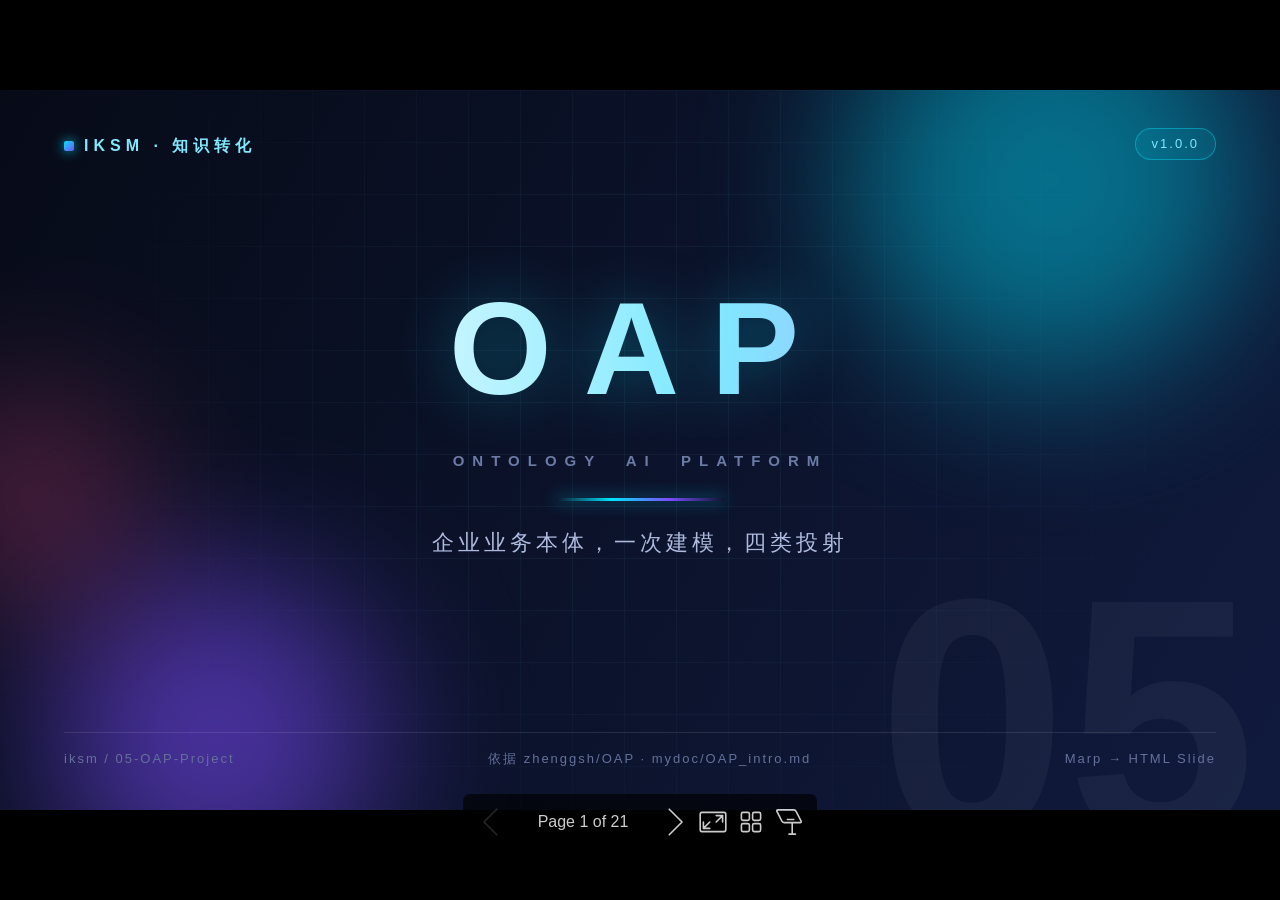
<file: output/005-OAP-Project/v1.0.0/slides.html>
<!DOCTYPE html><html lang="en-US"><head><meta charset="UTF-8"><meta name="viewport" content="width=device-width,height=device-height,initial-scale=1.0"><meta name="apple-mobile-web-app-capable" content="yes"><meta http-equiv="X-UA-Compatible" content="ie=edge"><meta property="og:type" content="website"><meta name="twitter:card" content="summary"><style>@media screen{body[data-bespoke-view=""] .bespoke-marp-parent>.bespoke-marp-osc>button,body[data-bespoke-view=next] .bespoke-marp-parent>.bespoke-marp-osc>button,body[data-bespoke-view=overview] button.bespoke-marp-overview-close,body[data-bespoke-view=presenter] .bespoke-marp-presenter-container .bespoke-marp-presenter-info-container .bespoke-marp-presenter-info-page-area .bespoke-marp-presenter-info-page,body[data-bespoke-view=presenter] .bespoke-marp-presenter-container .bespoke-marp-presenter-info-container button,body[data-bespoke-view=presenter] .bespoke-marp-presenter-container .bespoke-marp-presenter-note-container button{appearance:none;background-color:initial;border:0;color:inherit;cursor:pointer;font-size:inherit;opacity:.8;outline:none;padding:0;transition:opacity .2s linear;-webkit-tap-highlight-color:transparent}body[data-bespoke-view=""] .bespoke-marp-parent>.bespoke-marp-osc>button:disabled,body[data-bespoke-view=next] .bespoke-marp-parent>.bespoke-marp-osc>button:disabled,body[data-bespoke-view=overview] button.bespoke-marp-overview-close:disabled,body[data-bespoke-view=presenter] .bespoke-marp-presenter-container .bespoke-marp-presenter-info-container .bespoke-marp-presenter-info-page-area .bespoke-marp-presenter-info-page:disabled,body[data-bespoke-view=presenter] .bespoke-marp-presenter-container .bespoke-marp-presenter-info-container button:disabled,body[data-bespoke-view=presenter] .bespoke-marp-presenter-container .bespoke-marp-presenter-note-container button:disabled{cursor:not-allowed;opacity:.15!important}body[data-bespoke-view=""] .bespoke-marp-parent>.bespoke-marp-osc>button:hover,body[data-bespoke-view=next] .bespoke-marp-parent>.bespoke-marp-osc>button:hover,body[data-bespoke-view=overview] button.bespoke-marp-overview-close:hover,body[data-bespoke-view=presenter] .bespoke-marp-presenter-container .bespoke-marp-presenter-info-container .bespoke-marp-presenter-info-page-area .bespoke-marp-presenter-info-page:hover,body[data-bespoke-view=presenter] .bespoke-marp-presenter-container .bespoke-marp-presenter-info-container button:hover,body[data-bespoke-view=presenter] .bespoke-marp-presenter-container .bespoke-marp-presenter-note-container button:hover{opacity:1}body[data-bespoke-view=""] .bespoke-marp-parent>.bespoke-marp-osc>button:hover:active,body[data-bespoke-view=next] .bespoke-marp-parent>.bespoke-marp-osc>button:hover:active,body[data-bespoke-view=overview] button.bespoke-marp-overview-close:hover:active,body[data-bespoke-view=presenter] .bespoke-marp-presenter-container .bespoke-marp-presenter-info-container .bespoke-marp-presenter-info-page-area .bespoke-marp-presenter-info-page:hover:active,body[data-bespoke-view=presenter] .bespoke-marp-presenter-container .bespoke-marp-presenter-info-container button:hover:active,body[data-bespoke-view=presenter] .bespoke-marp-presenter-container .bespoke-marp-presenter-note-container button:hover:active{opacity:.6}body[data-bespoke-view=""] .bespoke-marp-parent>.bespoke-marp-osc>button:hover:not(:disabled),body[data-bespoke-view=next] .bespoke-marp-parent>.bespoke-marp-osc>button:hover:not(:disabled),body[data-bespoke-view=overview] button.bespoke-marp-overview-close:hover:not(:disabled),body[data-bespoke-view=presenter] .bespoke-marp-presenter-container .bespoke-marp-presenter-info-container .bespoke-marp-presenter-info-page-area .bespoke-marp-presenter-info-page:hover:not(:disabled),body[data-bespoke-view=presenter] .bespoke-marp-presenter-container .bespoke-marp-presenter-info-container button:hover:not(:disabled),body[data-bespoke-view=presenter] .bespoke-marp-presenter-container .bespoke-marp-presenter-note-container button:hover:not(:disabled){transition:none}body[data-bespoke-view=""] .bespoke-marp-parent>.bespoke-marp-osc>button[data-bespoke-marp-osc=prev],body[data-bespoke-view=next] .bespoke-marp-parent>.bespoke-marp-osc>button[data-bespoke-marp-osc=prev],body[data-bespoke-view=presenter] .bespoke-marp-presenter-container .bespoke-marp-presenter-info-container button.bespoke-marp-presenter-info-page-prev{background:#0000 url("[data-uri]") no-repeat 50%;background-size:contain;overflow:hidden;text-indent:100%;white-space:nowrap}body[data-bespoke-view=""] .bespoke-marp-parent>.bespoke-marp-osc>button[data-bespoke-marp-osc=next],body[data-bespoke-view=next] .bespoke-marp-parent>.bespoke-marp-osc>button[data-bespoke-marp-osc=next],body[data-bespoke-view=presenter] .bespoke-marp-presenter-container .bespoke-marp-presenter-info-container button.bespoke-marp-presenter-info-page-next{background:#0000 url("[data-uri]") no-repeat 50%;background-size:contain;overflow:hidden;text-indent:100%;white-space:nowrap}:is(body[data-bespoke-view=""],body[data-bespoke-view=next]) .bespoke-marp-parent>.bespoke-marp-osc>button[data-bespoke-marp-osc=fullscreen]{background:#0000 url("[data-uri]") no-repeat 50%;background-size:contain;overflow:hidden;text-indent:100%;white-space:nowrap}:is(body[data-bespoke-view=""],body[data-bespoke-view=next]) .bespoke-marp-parent>.bespoke-marp-osc>button.exit[data-bespoke-marp-osc=fullscreen]{background-image:url("[data-uri]")}:is(body[data-bespoke-view=""],body[data-bespoke-view=next]) .bespoke-marp-parent>.bespoke-marp-osc>button[data-bespoke-marp-osc=presenter]{background:#0000 url("[data-uri]") no-repeat 50%;background-size:contain;overflow:hidden;text-indent:100%;white-space:nowrap}body[data-bespoke-view=overview] button.bespoke-marp-overview-close,body[data-bespoke-view=presenter] .bespoke-marp-presenter-container .bespoke-marp-presenter-note-container button.bespoke-marp-presenter-note-bigger{background:#0000 url("[data-uri]") no-repeat 50%;background-size:contain;overflow:hidden;text-indent:100%;white-space:nowrap}body[data-bespoke-view=presenter] .bespoke-marp-presenter-container .bespoke-marp-presenter-note-container button.bespoke-marp-presenter-note-smaller{background:#0000 url("[data-uri]") no-repeat 50%;background-size:contain;overflow:hidden;text-indent:100%;white-space:nowrap}:is(body[data-bespoke-view=""],body[data-bespoke-view=next]) .bespoke-marp-parent>.bespoke-marp-osc>button[data-bespoke-marp-osc=overview]{background:#0000 url("[data-uri]") no-repeat 50%;background-size:contain;overflow:hidden;text-indent:100%;white-space:nowrap}}@keyframes __bespoke_marp_transition_reduced_outgoing__{0%{opacity:1}to{opacity:0}}@keyframes __bespoke_marp_transition_reduced_incoming__{0%{mix-blend-mode:plus-lighter;opacity:0}to{mix-blend-mode:plus-lighter;opacity:1}}.bespoke-marp-note,.bespoke-marp-osc,.bespoke-progress-parent{display:none;transition:none}@media screen{::view-transition-group(*){animation-duration:var(--marp-bespoke-transition-animation-duration,.5s);animation-timing-function:ease}::view-transition-new(*),::view-transition-old(*){animation-delay:0s;animation-direction:var(--marp-bespoke-transition-animation-direction,normal);animation-duration:var(--marp-bespoke-transition-animation-duration,.5s);animation-fill-mode:both;animation-name:var(--marp-bespoke-transition-animation-name,var(--marp-bespoke-transition-animation-name-fallback,__bespoke_marp_transition_no_animation__));mix-blend-mode:normal}::view-transition-old(*){--marp-bespoke-transition-animation-name-fallback:__bespoke_marp_transition_reduced_outgoing__;animation-timing-function:ease}::view-transition-new(*){--marp-bespoke-transition-animation-name-fallback:__bespoke_marp_transition_reduced_incoming__;animation-timing-function:ease}::view-transition-new(root),::view-transition-old(root){animation-timing-function:linear}::view-transition-new(__bespoke_marp_transition_osc__),::view-transition-old(__bespoke_marp_transition_osc__){animation-duration:0s!important;animation-name:__bespoke_marp_transition_osc__!important}::view-transition-new(__bespoke_marp_transition_osc__){opacity:0!important}.bespoke-marp-transition-warming-up::view-transition-group(*),.bespoke-marp-transition-warming-up::view-transition-new(*),.bespoke-marp-transition-warming-up::view-transition-old(*){animation-play-state:paused!important}body,html{height:100%;margin:0}body{background:#000;overflow:hidden}svg.bespoke-marp-slide{content-visibility:hidden;interactivity:inert;opacity:0;pointer-events:none;z-index:-1}svg.bespoke-marp-slide:not(.bespoke-marp-active) *{view-transition-name:none!important}svg.bespoke-marp-slide.bespoke-marp-active{content-visibility:visible;interactivity:auto;opacity:1;pointer-events:auto;z-index:0}svg.bespoke-marp-slide.bespoke-marp-active.bespoke-marp-active-ready *{animation-name:__bespoke_marp__!important}@supports not (content-visibility:hidden){svg.bespoke-marp-slide[data-bespoke-marp-load=hideable]{display:none}svg.bespoke-marp-slide[data-bespoke-marp-load=hideable].bespoke-marp-active{display:block}}}@media screen and (prefers-reduced-motion:reduce){svg.bespoke-marp-slide *{view-transition-name:none!important}}@media screen{[data-bespoke-marp-fragment=inactive]{visibility:hidden}:is(body[data-bespoke-view=""],body[data-bespoke-view=next]) .bespoke-marp-parent{inset:0;position:absolute}:is(body[data-bespoke-view=""],body[data-bespoke-view=next]) .bespoke-marp-parent>.bespoke-marp-osc{background:#000000a6;border-radius:7px;bottom:50px;color:#fff;contain:paint;display:block;font-family:Helvetica,Arial,sans-serif;font-size:16px;left:50%;line-height:0;opacity:1;padding:12px;position:absolute;touch-action:manipulation;transform:translateX(-50%);transition:opacity .2s linear;-webkit-user-select:none;user-select:none;view-transition-name:__bespoke_marp_transition_osc__;white-space:nowrap;will-change:transform;z-index:1}:is(body[data-bespoke-view=""],body[data-bespoke-view=next]) .bespoke-marp-parent>.bespoke-marp-osc>:where(*){margin-left:6px}:is(body[data-bespoke-view=""],body[data-bespoke-view=next]) .bespoke-marp-parent>.bespoke-marp-osc>:where(*):where(:first-child){margin-left:0}:is(body[data-bespoke-view=""],body[data-bespoke-view=next]) .bespoke-marp-parent>.bespoke-marp-osc>span{opacity:.8}:is(body[data-bespoke-view=""],body[data-bespoke-view=next]) .bespoke-marp-parent>.bespoke-marp-osc>span[data-bespoke-marp-osc=page]{display:inline-block;min-width:140px;text-align:center}:is(body[data-bespoke-view=""],body[data-bespoke-view=next]) .bespoke-marp-parent>.bespoke-marp-osc>button[data-bespoke-marp-osc=fullscreen],:is(body[data-bespoke-view=""],body[data-bespoke-view=next]) .bespoke-marp-parent>.bespoke-marp-osc>button[data-bespoke-marp-osc=next],:is(body[data-bespoke-view=""],body[data-bespoke-view=next]) .bespoke-marp-parent>.bespoke-marp-osc>button[data-bespoke-marp-osc=overview],:is(body[data-bespoke-view=""],body[data-bespoke-view=next]) .bespoke-marp-parent>.bespoke-marp-osc>button[data-bespoke-marp-osc=presenter],:is(body[data-bespoke-view=""],body[data-bespoke-view=next]) .bespoke-marp-parent>.bespoke-marp-osc>button[data-bespoke-marp-osc=prev]{height:32px;line-height:32px;width:32px}:is(body[data-bespoke-view=""],body[data-bespoke-view=next]) .bespoke-marp-parent.bespoke-marp-inactive{cursor:none}:is(body[data-bespoke-view=""],body[data-bespoke-view=next]) .bespoke-marp-parent.bespoke-marp-inactive>.bespoke-marp-osc{opacity:0;pointer-events:none}:is(body[data-bespoke-view=""],body[data-bespoke-view=next]) svg.bespoke-marp-slide{height:100%;left:0;position:absolute;top:0;width:100%}body[data-bespoke-view=""] .bespoke-progress-parent{background:#222;display:flex;height:5px;width:100%}body[data-bespoke-view=""] .bespoke-progress-parent+:where(.bespoke-marp-parent){top:5px}body[data-bespoke-view=""] .bespoke-progress-parent .bespoke-progress-bar{background:#0288d1;flex:0 0 0;transition:flex-basis .2s cubic-bezier(0,1,1,1)}body[data-bespoke-view=next]{background:#0000}body[data-bespoke-view=presenter]{background:#161616}body[data-bespoke-view=presenter] .bespoke-marp-presenter-container{display:grid;font-family:Helvetica,Arial,sans-serif;grid-template:"current dragbar next" minmax(140px,1fr) "current dragbar note" 2fr "info    dragbar note" 3em;grid-template-columns:minmax(3px,var(--bespoke-marp-presenter-split-ratio,66%)) 0 minmax(3px,1fr);height:100%;left:0;position:absolute;top:0;width:100%}body[data-bespoke-view=presenter] .bespoke-marp-presenter-container :where(.bespoke-marp-parent){grid-area:current;overflow:hidden;position:relative}body[data-bespoke-view=presenter] .bespoke-marp-presenter-container :where(.bespoke-marp-parent) :where(svg.bespoke-marp-slide){height:calc(100% - 40px);left:20px;pointer-events:none;position:absolute;top:20px;-webkit-user-select:none;user-select:none;width:calc(100% - 40px)}body[data-bespoke-view=presenter] .bespoke-marp-presenter-container :where(.bespoke-marp-parent) :where(svg.bespoke-marp-slide).bespoke-marp-active{filter:drop-shadow(0 3px 10px rgba(0,0,0,.5))}body[data-bespoke-view=presenter] .bespoke-marp-presenter-container .bespoke-marp-presenter-dragbar-container{background:#0288d1;cursor:col-resize;grid-area:dragbar;margin-left:-3px;opacity:0;position:relative;transition:opacity .4s linear .1s;width:6px;z-index:10}body[data-bespoke-view=presenter] .bespoke-marp-presenter-container .bespoke-marp-presenter-dragbar-container:hover{opacity:1}body[data-bespoke-view=presenter] .bespoke-marp-presenter-container .bespoke-marp-presenter-dragbar-container.active{opacity:1;transition-delay:0s}body[data-bespoke-view=presenter] .bespoke-marp-presenter-container .bespoke-marp-presenter-next-container{background:#222;cursor:pointer;display:none;grid-area:next;overflow:hidden;position:relative}body[data-bespoke-view=presenter] .bespoke-marp-presenter-container .bespoke-marp-presenter-next-container.active{display:block}body[data-bespoke-view=presenter] .bespoke-marp-presenter-container .bespoke-marp-presenter-next-container iframe.bespoke-marp-presenter-next{background:#0000;border:0;display:block;filter:drop-shadow(0 3px 10px rgba(0,0,0,.5));height:calc(100% - 40px);left:20px;pointer-events:none;position:absolute;interactivity:inert;top:20px;-webkit-user-select:none;user-select:none;width:calc(100% - 40px)}body[data-bespoke-view=presenter] .bespoke-marp-presenter-container .bespoke-marp-presenter-note-container{background:#222;color:#eee;grid-area:note;position:relative;z-index:1}body[data-bespoke-view=presenter] .bespoke-marp-presenter-container .bespoke-marp-presenter-note-container button{height:1.5em;line-height:1.5em;width:1.5em}body[data-bespoke-view=presenter] .bespoke-marp-presenter-container .bespoke-marp-presenter-note-container .bespoke-marp-presenter-note-wrapper{display:block;inset:0;position:absolute}body[data-bespoke-view=presenter] .bespoke-marp-presenter-container .bespoke-marp-presenter-note-container .bespoke-marp-presenter-note-buttons{background:#000000a6;border-radius:4px;bottom:0;display:flex;gap:4px;margin:12px;opacity:0;padding:6px;pointer-events:none;position:absolute;right:0;transition:opacity .2s linear}body[data-bespoke-view=presenter] .bespoke-marp-presenter-container .bespoke-marp-presenter-note-container .bespoke-marp-presenter-note-buttons:focus-within,body[data-bespoke-view=presenter] .bespoke-marp-presenter-container .bespoke-marp-presenter-note-container .bespoke-marp-presenter-note-wrapper:focus-within+.bespoke-marp-presenter-note-buttons,body[data-bespoke-view=presenter] .bespoke-marp-presenter-container .bespoke-marp-presenter-note-container:hover .bespoke-marp-presenter-note-buttons{opacity:1;pointer-events:auto}body[data-bespoke-view=presenter] .bespoke-marp-presenter-container .bespoke-marp-presenter-note-container .bespoke-marp-note{box-sizing:border-box;font-size:calc(1.1em*var(--bespoke-marp-note-font-scale, 1));height:calc(100% - 40px);margin:20px;overflow:auto;padding-right:3px;white-space:pre-wrap;width:calc(100% - 40px);word-wrap:break-word;scrollbar-color:#eeeeee80 #0000;scrollbar-width:thin}body[data-bespoke-view=presenter] .bespoke-marp-presenter-container .bespoke-marp-presenter-note-container .bespoke-marp-note::-webkit-scrollbar{width:6px}body[data-bespoke-view=presenter] .bespoke-marp-presenter-container .bespoke-marp-presenter-note-container .bespoke-marp-note::-webkit-scrollbar-track{background:#0000}body[data-bespoke-view=presenter] .bespoke-marp-presenter-container .bespoke-marp-presenter-note-container .bespoke-marp-note::-webkit-scrollbar-thumb{background:#eeeeee80;border-radius:6px}body[data-bespoke-view=presenter] .bespoke-marp-presenter-container .bespoke-marp-presenter-note-container .bespoke-marp-note:empty{pointer-events:none}body[data-bespoke-view=presenter] .bespoke-marp-presenter-container .bespoke-marp-presenter-note-container .bespoke-marp-note.active{display:block}body[data-bespoke-view=presenter] .bespoke-marp-presenter-container .bespoke-marp-presenter-note-container .bespoke-marp-note p:first-child{margin-top:0}body[data-bespoke-view=presenter] .bespoke-marp-presenter-container .bespoke-marp-presenter-note-container .bespoke-marp-note p:last-child{margin-bottom:0}body[data-bespoke-view=presenter] .bespoke-marp-presenter-container .bespoke-marp-presenter-info-container{align-items:center;box-sizing:border-box;color:#eee;display:flex;flex-wrap:nowrap;grid-area:info;justify-content:center;overflow:hidden;padding:0 10px}body[data-bespoke-view=presenter] .bespoke-marp-presenter-container .bespoke-marp-presenter-info-container :is(.bespoke-marp-presenter-info-page-area,.bespoke-marp-presenter-info-time,.bespoke-marp-presenter-info-timer){box-sizing:border-box;display:block;padding:0 10px;white-space:nowrap;width:100%}body[data-bespoke-view=presenter] .bespoke-marp-presenter-container .bespoke-marp-presenter-info-container button{height:1.5em;line-height:1.5em;width:1.5em}body[data-bespoke-view=presenter] .bespoke-marp-presenter-container .bespoke-marp-presenter-info-container .bespoke-marp-presenter-info-page-area{order:2;text-align:center}body[data-bespoke-view=presenter] .bespoke-marp-presenter-container .bespoke-marp-presenter-info-container .bespoke-marp-presenter-info-page-area .bespoke-marp-presenter-info-page{display:inline-block;min-width:120px;text-align:center}body[data-bespoke-view=presenter] .bespoke-marp-presenter-container .bespoke-marp-presenter-info-container .bespoke-marp-presenter-info-time{color:#999;order:1;text-align:left}body[data-bespoke-view=presenter] .bespoke-marp-presenter-container .bespoke-marp-presenter-info-container .bespoke-marp-presenter-info-timer{color:#999;order:3;text-align:right}body[data-bespoke-view=presenter] .bespoke-marp-presenter-container .bespoke-marp-presenter-info-container .bespoke-marp-presenter-info-timer:hover{cursor:pointer}body[data-bespoke-view=overview]{background:#161616;overflow:auto}body[data-bespoke-view=overview] [data-bespoke-marp-fragment=inactive]{visibility:visible}body[data-bespoke-view=overview] .bespoke-marp-overview-header{backdrop-filter:blur(4px);background:#222222d9;box-shadow:0 3px 10px #00000080;box-sizing:border-box;display:flex;height:48px;inset:0 0 auto;justify-content:flex-end;padding:10px;position:fixed;z-index:1}body[data-bespoke-view=overview] button.bespoke-marp-overview-close{height:28px;line-height:28px;transform:rotate(45deg);width:28px}body[data-bespoke-view=overview] .bespoke-marp-parent{display:grid;gap:40px;grid-template-columns:repeat(auto-fit,minmax(0,240px));justify-content:space-around;padding:30px}body[data-bespoke-view=overview] .bespoke-marp-parent svg.bespoke-marp-slide{--bov-selected:#0000;--bov-focus:#161616;--bov-focus-outline:#0000;background-image:conic-gradient(#161616 0 0),conic-gradient(var(--bov-focus) 0 0),conic-gradient(var(--bov-focus-outline) 0 0),conic-gradient(var(--bov-selected) 0 0);background-position:5px 5px,3px 3px,2px 2px,0 0;background-repeat:no-repeat;background-size:calc(100% - 10px) calc(100% - 10px),calc(100% - 6px) calc(100% - 6px),calc(100% - 4px) calc(100% - 4px),100% 100%;content-visibility:visible;cursor:pointer;filter:drop-shadow(0 3px 10px rgba(0,0,0,.5));margin:-6px;padding:6px;interactivity:auto;opacity:1;outline:0;pointer-events:auto;scroll-margin-block:30px;width:100%;z-index:0}body[data-bespoke-view=overview] .bespoke-marp-parent svg.bespoke-marp-slide *,body[data-bespoke-view=overview] .bespoke-marp-parent svg.bespoke-marp-slide.bespoke-marp-active *{pointer-events:none;interactivity:inert}body[data-bespoke-view=overview] .bespoke-marp-parent :is(svg.bespoke-marp-slide:active,svg.bespoke-marp-slide:focus-visible,svg.bespoke-marp-slide:hover){--bov-focus-outline:#161616}body[data-bespoke-view=overview] .bespoke-marp-parent svg.bespoke-marp-slide:focus-visible,body[data-bespoke-view=overview] .bespoke-marp-parent svg.bespoke-marp-slide:hover{--bov-focus:#999}body[data-bespoke-view=overview] .bespoke-marp-parent svg.bespoke-marp-slide:active{--bov-focus:#eee}body[data-bespoke-view=overview] .bespoke-marp-parent svg.bespoke-marp-slide.bespoke-marp-active{--bov-selected:#0288d1}body[data-bespoke-view=overview]:has(.bespoke-marp-overview-header) .bespoke-marp-parent{padding-top:78px}body[data-bespoke-view=overview]:has(.bespoke-marp-overview-header) .bespoke-marp-parent svg.bespoke-marp-slide{scroll-margin-top:78px}.bespoke-marp-overview{background:#000000a6;inset:0;opacity:0;pointer-events:none;position:fixed;transition:opacity .1s ease;z-index:10}.bespoke-marp-overview iframe{background:#222;border:0;display:block;height:100%;left:0;position:absolute;top:0;width:100%}.bespoke-marp-overview[data-open="1"]{opacity:1;pointer-events:auto}}@media print{.bespoke-marp-overview,.bespoke-marp-presenter-info-container,.bespoke-marp-presenter-next-container,.bespoke-marp-presenter-note-container{display:none}}</style><style>div#\:\$p > svg > foreignObject > section{width:1280px;height:720px;box-sizing:border-box;overflow:hidden;position:relative;scroll-snap-align:center center;-webkit-text-size-adjust:100%;text-size-adjust:100%}div#\:\$p > svg > foreignObject > section::after{bottom:0;content:attr(data-marpit-pagination);padding:inherit;pointer-events:none;position:absolute;right:0}div#\:\$p > svg > foreignObject > section:not([data-marpit-pagination])::after{display:none}div#\:\$p > svg > foreignObject > section :where(:is(h1, marp-h1)){font-size:2em;margin-block:0.67em}div#\:\$p > svg > foreignObject > section section:where(:is(h1, marp-h1)){--marpit-root-font-size: 2em}div#\:\$p > svg > foreignObject > section video::-webkit-media-controls{will-change:transform}@page {size:1280px 720px;margin:0}@media print{html, body{background-color:#fff;margin:0;page-break-inside:avoid;break-inside:avoid-page}div#\:\$p > svg > foreignObject > section{page-break-before:always;break-before:page}div#\:\$p > svg > foreignObject > section, div#\:\$p > svg > foreignObject > section *{-webkit-print-color-adjust:exact!important;animation-delay:0s!important;animation-duration:0s!important;color-adjust:exact!important;print-color-adjust:exact!important;transition:none!important}div#\:\$p > svg[data-marpit-svg]{display:block;height:100vh;width:100vw}}div#\:\$p > svg > foreignObject > :where(section){container-type:size}div#\:\$p > svg > foreignObject > section img[data-marp-twemoji]{background:transparent;height:1em;margin:0 .05em 0 .1em;vertical-align:-.1em;width:1em}div#\:\$p > svg > foreignObject > section{--fgColor-danger:light-dark(#d1242f, #f85149);--bgColor-attention-muted:light-dark(#fff8c5, #bb800926);--bgColor-muted:light-dark(#f6f8fa, #151b23);--bgColor-neutral-muted:light-dark(#818b981f, #656c7633);--borderColor-accent-emphasis:light-dark(#0969da, #1f6feb);--borderColor-attention-emphasis:light-dark(#9a6700, #9e6a03);--borderColor-danger-emphasis:light-dark(#cf222e, #da3633);--borderColor-default:light-dark(#d1d9e0, #3d444d);--borderColor-done-emphasis:light-dark(#8250df, #8957e5);--borderColor-success-emphasis:light-dark(#1a7f37, #238636);--color-prettylights-syntax-brackethighlighter-angle:light-dark(#59636e, #9198a1);--color-prettylights-syntax-brackethighlighter-unmatched:light-dark(#82071e, #f85149);--color-prettylights-syntax-carriage-return-bg:light-dark(#cf222e, #b62324);--color-prettylights-syntax-carriage-return-text:light-dark(#f6f8fa, #f0f6fc);--color-prettylights-syntax-comment:light-dark(#59636e, #9198a1);--color-prettylights-syntax-constant:light-dark(#0550ae, #79c0ff);--color-prettylights-syntax-constant-other-reference-link:light-dark(#0a3069, #a5d6ff);--color-prettylights-syntax-entity:light-dark(#6639ba, #d2a8ff);--color-prettylights-syntax-entity-tag:light-dark(#0550ae, #7ee787);--color-prettylights-syntax-invalid-illegal-text:light-dark(var(--fgColor-danger), var(--fgColor-danger));--color-prettylights-syntax-keyword:light-dark(#cf222e, #ff7b72);--color-prettylights-syntax-markup-changed-bg:light-dark(#ffd8b5, #5a1e02);--color-prettylights-syntax-markup-changed-text:light-dark(#953800, #ffdfb6);--color-prettylights-syntax-markup-deleted-bg:light-dark(#ffebe9, #67060c);--color-prettylights-syntax-markup-deleted-text:light-dark(#82071e, #ffdcd7);--color-prettylights-syntax-markup-heading:light-dark(#0550ae, #1f6feb);--color-prettylights-syntax-markup-ignored-bg:light-dark(#0550ae, #1158c7);--color-prettylights-syntax-markup-ignored-text:light-dark(#d1d9e0, #f0f6fc);--color-prettylights-syntax-markup-inserted-bg:light-dark(#dafbe1, #033a16);--color-prettylights-syntax-markup-inserted-text:light-dark(#116329, #aff5b4);--color-prettylights-syntax-markup-list:light-dark(#3b2300, #f2cc60);--color-prettylights-syntax-meta-diff-range:light-dark(#8250df, #d2a8ff);--color-prettylights-syntax-string:light-dark(#0a3069, #a5d6ff);--color-prettylights-syntax-string-regexp:light-dark(#116329, #7ee787);--color-prettylights-syntax-sublimelinter-gutter-mark:light-dark(#818b98, #3d444d);--color-prettylights-syntax-variable:light-dark(#953800, #ffa657);--fgColor-accent:light-dark(#0969da, #4493f8);--fgColor-attention:light-dark(#9a6700, #d29922);--fgColor-done:light-dark(#8250df, #ab7df8);--fgColor-muted:light-dark(#59636e, #9198a1);--fgColor-success:light-dark(#1a7f37, #3fb950);--bgColor-default:light-dark(#fff, #0d1117);--borderColor-muted:light-dark(#d1d9e0b3, #3d444db3);--color-prettylights-syntax-invalid-illegal-bg:light-dark(var(--bgColor-danger-muted), var(--bgColor-danger-muted));--color-prettylights-syntax-markup-bold:light-dark(#1f2328, #f0f6fc);--color-prettylights-syntax-markup-italic:light-dark(#1f2328, #f0f6fc);--color-prettylights-syntax-storage-modifier-import:light-dark(#1f2328, #f0f6fc);--fgColor-default:light-dark(#1f2328, #f0f6fc);--focus-outlineColor:light-dark(var(--borderColor-accent-emphasis), var(--borderColor-accent-emphasis));--borderColor-neutral-muted:light-dark(var(--borderColor-muted), var(--borderColor-muted));--base-size-16:calc(var(--marpit-root-font-size, 1rem) * 1);--base-size-24:calc(var(--marpit-root-font-size, 1rem) * 1.5);--base-size-4:calc(var(--marpit-root-font-size, 1rem) * 0.25);--base-size-40:calc(var(--marpit-root-font-size, 1rem) * 2.5);--base-size-8:calc(var(--marpit-root-font-size, 1rem) * 0.5);--base-text-weight-medium:500;--base-text-weight-normal:400;--base-text-weight-semibold:600;--fontStack-monospace:ui-monospace, SFMono-Regular, SF Mono, Menlo, Consolas, Liberation Mono, monospace;--fontStack-sansSerif:-apple-system, BlinkMacSystemFont, "Segoe UI", "Noto Sans", Helvetica, Arial, sans-serif, "Apple Color Emoji", "Segoe UI Emoji";}/*!
 * Marp default theme.
 *
 * @theme default
 * @author Yuki Hattori
 *
 * @auto-scaling true
 * @size 16:9 1280px 720px
 * @size 4:3 960px 720px
 */div#\:\$p > svg > foreignObject > section [data-theme=light],div#\:\$p > svg > foreignObject > section{color-scheme:light}div#\:\$p > svg > foreignObject > section [data-theme=dark],div#\:\$p > svg > foreignObject > section:where(.invert){color-scheme:dark}div#\:\$p > svg > foreignObject > section{-ms-text-size-adjust:100%;-webkit-text-size-adjust:100%;margin:0;font-weight:var(--base-text-weight-normal, 400);color:var(--fgColor-default);background-color:var(--bgColor-default);font-family:var(--fontStack-sansSerif, -apple-system, BlinkMacSystemFont, "Segoe UI", "Noto Sans", Helvetica, Arial, sans-serif, "Apple Color Emoji", "Segoe UI Emoji");font-size:16px;line-height:1.5;word-wrap:break-word}div#\:\$p > svg > foreignObject > section{--marpit-root-font-size:16px}div#\:\$p > svg > foreignObject > section a{text-decoration:underline;text-underline-offset:calc(var(--marpit-root-font-size, 1rem) * .2)}div#\:\$p > svg > foreignObject > section :is(h1, marp-h1):hover .anchor .octicon-link:before,div#\:\$p > svg > foreignObject > section :is(h2, marp-h2):hover .anchor .octicon-link:before,div#\:\$p > svg > foreignObject > section :is(h3, marp-h3):hover .anchor .octicon-link:before,div#\:\$p > svg > foreignObject > section :is(h4, marp-h4):hover .anchor .octicon-link:before,div#\:\$p > svg > foreignObject > section :is(h5, marp-h5):hover .anchor .octicon-link:before,div#\:\$p > svg > foreignObject > section :is(h6, marp-h6):hover .anchor .octicon-link:before{width:16px;height:16px;content:" ";display:inline-block;background-color:currentColor;-webkit-mask-image:url('data:image/svg+xml;charset=utf-8,<svg xmlns="http://www.w3.org/2000/svg" aria-hidden="true" viewBox="0 0 16 16"><path fill-rule="evenodd" d="M7.775 3.275a.75.75 0 0 0 1.06 1.06l1.25-1.25a2 2 0 1 1 2.83 2.83l-2.5 2.5a2 2 0 0 1-2.83 0 .75.75 0 0 0-1.06 1.06 3.5 3.5 0 0 0 4.95 0l2.5-2.5a3.5 3.5 0 0 0-4.95-4.95zm-4.69 9.64a2 2 0 0 1 0-2.83l2.5-2.5a2 2 0 0 1 2.83 0 .75.75 0 0 0 1.06-1.06 3.5 3.5 0 0 0-4.95 0l-2.5 2.5a3.5 3.5 0 0 0 4.95 4.95l1.25-1.25a.75.75 0 0 0-1.06-1.06l-1.25 1.25a2 2 0 0 1-2.83 0"/></svg>');mask-image:url('data:image/svg+xml;charset=utf-8,<svg xmlns="http://www.w3.org/2000/svg" aria-hidden="true" viewBox="0 0 16 16"><path fill-rule="evenodd" d="M7.775 3.275a.75.75 0 0 0 1.06 1.06l1.25-1.25a2 2 0 1 1 2.83 2.83l-2.5 2.5a2 2 0 0 1-2.83 0 .75.75 0 0 0-1.06 1.06 3.5 3.5 0 0 0 4.95 0l2.5-2.5a3.5 3.5 0 0 0-4.95-4.95zm-4.69 9.64a2 2 0 0 1 0-2.83l2.5-2.5a2 2 0 0 1 2.83 0 .75.75 0 0 0 1.06-1.06 3.5 3.5 0 0 0-4.95 0l-2.5 2.5a3.5 3.5 0 0 0 4.95 4.95l1.25-1.25a.75.75 0 0 0-1.06-1.06l-1.25 1.25a2 2 0 0 1-2.83 0"/></svg>')}div#\:\$p > svg > foreignObject > section details,div#\:\$p > svg > foreignObject > section figcaption,div#\:\$p > svg > foreignObject > section figure{display:block}div#\:\$p > svg > foreignObject > section summary{display:list-item}div#\:\$p > svg > foreignObject > section [hidden]{display:none!important}div#\:\$p > svg > foreignObject > section a{background-color:transparent;color:var(--fgColor-accent);text-decoration:none}div#\:\$p > svg > foreignObject > section abbr[title]{border-bottom:none;-webkit-text-decoration:underline dotted;text-decoration:underline dotted}div#\:\$p > svg > foreignObject > section b,div#\:\$p > svg > foreignObject > section strong{font-weight:var(--base-text-weight-semibold, 600)}div#\:\$p > svg > foreignObject > section dfn{font-style:italic}div#\:\$p > svg > foreignObject > section :is(h1, marp-h1){margin:.67em 0;font-weight:var(--base-text-weight-semibold, 600);padding-bottom:.3em;font-size:2em;border-bottom:1px solid var(--borderColor-muted)}div#\:\$p > svg > foreignObject > section mark{background-color:var(--bgColor-attention-muted);color:var(--fgColor-default)}div#\:\$p > svg > foreignObject > section small{font-size:90%}div#\:\$p > svg > foreignObject > section sub,div#\:\$p > svg > foreignObject > section sup{font-size:75%;line-height:0;position:relative;vertical-align:baseline}div#\:\$p > svg > foreignObject > section sub{bottom:-.25em}div#\:\$p > svg > foreignObject > section sup{top:-.5em}div#\:\$p > svg > foreignObject > section img{border-style:none;max-width:100%;box-sizing:content-box}div#\:\$p > svg > foreignObject > section code,div#\:\$p > svg > foreignObject > section kbd,div#\:\$p > svg > foreignObject > section :is(pre, marp-pre),div#\:\$p > svg > foreignObject > section samp{font-family:monospace;font-size:1em}div#\:\$p > svg > foreignObject > section figure{margin:1em var(--base-size-40)}div#\:\$p > svg > foreignObject > section hr{box-sizing:content-box;overflow:hidden;background:transparent;height:.25em;padding:0;margin:var(--base-size-24) 0;background-color:var(--borderColor-default);border:0}div#\:\$p > svg > foreignObject > section input{font:inherit;margin:0;overflow:visible;font-family:inherit;font-size:inherit;line-height:inherit}div#\:\$p > svg > foreignObject > section [type=button],div#\:\$p > svg > foreignObject > section [type=reset],div#\:\$p > svg > foreignObject > section [type=submit]{-webkit-appearance:button;-moz-appearance:button;appearance:button}div#\:\$p > svg > foreignObject > section [type=checkbox],div#\:\$p > svg > foreignObject > section [type=radio]{box-sizing:border-box;padding:0}div#\:\$p > svg > foreignObject > section [type=number]::-webkit-inner-spin-button,div#\:\$p > svg > foreignObject > section [type=number]::-webkit-outer-spin-button{height:auto}div#\:\$p > svg > foreignObject > section [type=search]::-webkit-search-cancel-button,div#\:\$p > svg > foreignObject > section [type=search]::-webkit-search-decoration{-webkit-appearance:none;appearance:none}div#\:\$p > svg > foreignObject > section ::-webkit-input-placeholder{color:inherit;opacity:.54}div#\:\$p > svg > foreignObject > section ::-webkit-file-upload-button{-webkit-appearance:button;appearance:button;font:inherit}div#\:\$p > svg > foreignObject > section a:hover{text-decoration:underline}div#\:\$p > svg > foreignObject > section ::-moz-placeholder{color:var(--fgColor-muted);opacity:1}div#\:\$p > svg > foreignObject > section ::placeholder{color:var(--fgColor-muted);opacity:1}div#\:\$p > svg > foreignObject > section hr:after,div#\:\$p > svg > foreignObject > section hr:before{display:table;content:""}div#\:\$p > svg > foreignObject > section hr:after{clear:both}div#\:\$p > svg > foreignObject > section table{border-spacing:0;border-collapse:collapse;display:block;width:-moz-max-content;width:max-content;max-width:100%;overflow:auto;font-variant:tabular-nums}div#\:\$p > svg > foreignObject > section td,div#\:\$p > svg > foreignObject > section th{padding:0}div#\:\$p > svg > foreignObject > section details summary{cursor:pointer}div#\:\$p > svg > foreignObject > section [role=button]:focus,div#\:\$p > svg > foreignObject > section a:focus,div#\:\$p > svg > foreignObject > section input[type=checkbox]:focus,div#\:\$p > svg > foreignObject > section input[type=radio]:focus{outline:2px solid var(--focus-outlineColor);outline-offset:-2px;box-shadow:none}div#\:\$p > svg > foreignObject > section [role=button]:focus:not(:focus-visible),div#\:\$p > svg > foreignObject > section a:focus:not(:focus-visible),div#\:\$p > svg > foreignObject > section input[type=checkbox]:focus:not(:focus-visible),div#\:\$p > svg > foreignObject > section input[type=radio]:focus:not(:focus-visible){outline:1px solid transparent}div#\:\$p > svg > foreignObject > section [role=button]:focus-visible,div#\:\$p > svg > foreignObject > section a:focus-visible,div#\:\$p > svg > foreignObject > section input[type=checkbox]:focus-visible,div#\:\$p > svg > foreignObject > section input[type=radio]:focus-visible{outline:2px solid var(--focus-outlineColor);outline-offset:-2px;box-shadow:none}div#\:\$p > svg > foreignObject > section a:not([class]):focus,div#\:\$p > svg > foreignObject > section a:not([class]):focus-visible,div#\:\$p > svg > foreignObject > section input[type=checkbox]:focus,div#\:\$p > svg > foreignObject > section input[type=checkbox]:focus-visible,div#\:\$p > svg > foreignObject > section input[type=radio]:focus,div#\:\$p > svg > foreignObject > section input[type=radio]:focus-visible{outline-offset:0}div#\:\$p > svg > foreignObject > section kbd{display:inline-block;padding:var(--base-size-4);font:11px var(--fontStack-monospace, ui-monospace, SFMono-Regular, SF Mono, Menlo, Consolas, Liberation Mono, monospace);line-height:10px;color:var(--fgColor-default);vertical-align:middle;background-color:var(--bgColor-muted);border-bottom-color:var(--borderColor-neutral-muted);border:1px solid var(--borderColor-neutral-muted);border-radius:6px;box-shadow:inset 0 -1px 0 var(--borderColor-neutral-muted)}div#\:\$p > svg > foreignObject > section :is(h1, marp-h1),div#\:\$p > svg > foreignObject > section :is(h2, marp-h2),div#\:\$p > svg > foreignObject > section :is(h3, marp-h3),div#\:\$p > svg > foreignObject > section :is(h4, marp-h4),div#\:\$p > svg > foreignObject > section :is(h5, marp-h5),div#\:\$p > svg > foreignObject > section :is(h6, marp-h6){margin-top:var(--base-size-24);margin-bottom:var(--base-size-16);font-weight:var(--base-text-weight-semibold, 600);line-height:1.25}div#\:\$p > svg > foreignObject > section :is(h2, marp-h2){padding-bottom:.3em;font-size:1.5em;border-bottom:1px solid var(--borderColor-muted)}div#\:\$p > svg > foreignObject > section :is(h2, marp-h2),div#\:\$p > svg > foreignObject > section :is(h3, marp-h3){font-weight:var(--base-text-weight-semibold, 600)}div#\:\$p > svg > foreignObject > section :is(h3, marp-h3){font-size:1.25em}div#\:\$p > svg > foreignObject > section :is(h4, marp-h4){font-size:1em}div#\:\$p > svg > foreignObject > section :is(h4, marp-h4),div#\:\$p > svg > foreignObject > section :is(h5, marp-h5){font-weight:var(--base-text-weight-semibold, 600)}div#\:\$p > svg > foreignObject > section :is(h5, marp-h5){font-size:.875em}div#\:\$p > svg > foreignObject > section :is(h6, marp-h6){font-weight:var(--base-text-weight-semibold, 600);font-size:.85em;color:var(--fgColor-muted)}div#\:\$p > svg > foreignObject > section p{margin-top:0;margin-bottom:10px}div#\:\$p > svg > foreignObject > section blockquote{margin:0;padding:0 1em;color:var(--fgColor-muted);border-left:.25em solid var(--borderColor-default)}div#\:\$p > svg > foreignObject > section ol,div#\:\$p > svg > foreignObject > section ul{margin-top:0;margin-bottom:0;padding-left:2em}div#\:\$p > svg > foreignObject > section ol ol,div#\:\$p > svg > foreignObject > section ul ol{list-style-type:lower-roman}div#\:\$p > svg > foreignObject > section ol ol ol,div#\:\$p > svg > foreignObject > section ol ul ol,div#\:\$p > svg > foreignObject > section ul ol ol,div#\:\$p > svg > foreignObject > section ul ul ol{list-style-type:lower-alpha}div#\:\$p > svg > foreignObject > section dd{margin-left:0}div#\:\$p > svg > foreignObject > section code,div#\:\$p > svg > foreignObject > section :is(pre, marp-pre),div#\:\$p > svg > foreignObject > section samp,div#\:\$p > svg > foreignObject > section tt{font-family:var(--fontStack-monospace, ui-monospace, SFMono-Regular, SF Mono, Menlo, Consolas, Liberation Mono, monospace);font-size:12px}div#\:\$p > svg > foreignObject > section :is(pre, marp-pre){margin-top:0;margin-bottom:0;word-wrap:normal}div#\:\$p > svg > foreignObject > section .octicon{display:inline-block;overflow:visible!important;vertical-align:text-bottom;fill:currentColor}div#\:\$p > svg > foreignObject > section input::-webkit-inner-spin-button,div#\:\$p > svg > foreignObject > section input::-webkit-outer-spin-button{margin:0;-webkit-appearance:none;appearance:none}div#\:\$p > svg > foreignObject > section .mr-2{margin-right:var(--base-size-8, 8px)!important}div#\:\$p > svg > foreignObject > section:after,div#\:\$p > svg > foreignObject > section:before{display:table}div#\:\$p > svg > foreignObject > section:after{clear:both}div#\:\$p > svg > foreignObject > section>:first-child{margin-top:0!important}div#\:\$p > svg > foreignObject > section>:last-child{margin-bottom:0!important}div#\:\$p > svg > foreignObject > section a:not([href]){color:inherit;text-decoration:none}div#\:\$p > svg > foreignObject > section .absent{color:var(--fgColor-danger)}div#\:\$p > svg > foreignObject > section .anchor{float:left;padding-right:var(--base-size-4);margin-left:-20px;line-height:1}div#\:\$p > svg > foreignObject > section .anchor:focus{outline:none}div#\:\$p > svg > foreignObject > section blockquote,div#\:\$p > svg > foreignObject > section details,div#\:\$p > svg > foreignObject > section dl,div#\:\$p > svg > foreignObject > section ol,div#\:\$p > svg > foreignObject > section p,div#\:\$p > svg > foreignObject > section :is(pre, marp-pre),div#\:\$p > svg > foreignObject > section table,div#\:\$p > svg > foreignObject > section ul{margin-top:0;margin-bottom:var(--base-size-16)}div#\:\$p > svg > foreignObject > section blockquote>:first-child{margin-top:0}div#\:\$p > svg > foreignObject > section blockquote>:last-child{margin-bottom:0}div#\:\$p > svg > foreignObject > section :is(h1, marp-h1) .octicon-link,div#\:\$p > svg > foreignObject > section :is(h2, marp-h2) .octicon-link,div#\:\$p > svg > foreignObject > section :is(h3, marp-h3) .octicon-link,div#\:\$p > svg > foreignObject > section :is(h4, marp-h4) .octicon-link,div#\:\$p > svg > foreignObject > section :is(h5, marp-h5) .octicon-link,div#\:\$p > svg > foreignObject > section :is(h6, marp-h6) .octicon-link{color:var(--fgColor-default);vertical-align:middle;visibility:hidden}div#\:\$p > svg > foreignObject > section :is(h1, marp-h1):hover .anchor,div#\:\$p > svg > foreignObject > section :is(h2, marp-h2):hover .anchor,div#\:\$p > svg > foreignObject > section :is(h3, marp-h3):hover .anchor,div#\:\$p > svg > foreignObject > section :is(h4, marp-h4):hover .anchor,div#\:\$p > svg > foreignObject > section :is(h5, marp-h5):hover .anchor,div#\:\$p > svg > foreignObject > section :is(h6, marp-h6):hover .anchor{text-decoration:none}div#\:\$p > svg > foreignObject > section :is(h1, marp-h1):hover .anchor .octicon-link,div#\:\$p > svg > foreignObject > section :is(h2, marp-h2):hover .anchor .octicon-link,div#\:\$p > svg > foreignObject > section :is(h3, marp-h3):hover .anchor .octicon-link,div#\:\$p > svg > foreignObject > section :is(h4, marp-h4):hover .anchor .octicon-link,div#\:\$p > svg > foreignObject > section :is(h5, marp-h5):hover .anchor .octicon-link,div#\:\$p > svg > foreignObject > section :is(h6, marp-h6):hover .anchor .octicon-link{visibility:visible}div#\:\$p > svg > foreignObject > section :is(h1, marp-h1) code,div#\:\$p > svg > foreignObject > section :is(h1, marp-h1) tt,div#\:\$p > svg > foreignObject > section :is(h2, marp-h2) code,div#\:\$p > svg > foreignObject > section :is(h2, marp-h2) tt,div#\:\$p > svg > foreignObject > section :is(h3, marp-h3) code,div#\:\$p > svg > foreignObject > section :is(h3, marp-h3) tt,div#\:\$p > svg > foreignObject > section :is(h4, marp-h4) code,div#\:\$p > svg > foreignObject > section :is(h4, marp-h4) tt,div#\:\$p > svg > foreignObject > section :is(h5, marp-h5) code,div#\:\$p > svg > foreignObject > section :is(h5, marp-h5) tt,div#\:\$p > svg > foreignObject > section :is(h6, marp-h6) code,div#\:\$p > svg > foreignObject > section :is(h6, marp-h6) tt{padding:0 .2em;font-size:inherit}div#\:\$p > svg > foreignObject > section summary :is(h1, marp-h1),div#\:\$p > svg > foreignObject > section summary :is(h2, marp-h2),div#\:\$p > svg > foreignObject > section summary :is(h3, marp-h3),div#\:\$p > svg > foreignObject > section summary :is(h4, marp-h4),div#\:\$p > svg > foreignObject > section summary :is(h5, marp-h5),div#\:\$p > svg > foreignObject > section summary :is(h6, marp-h6){display:inline-block}div#\:\$p > svg > foreignObject > section summary :is(h1, marp-h1) .anchor,div#\:\$p > svg > foreignObject > section summary :is(h2, marp-h2) .anchor,div#\:\$p > svg > foreignObject > section summary :is(h3, marp-h3) .anchor,div#\:\$p > svg > foreignObject > section summary :is(h4, marp-h4) .anchor,div#\:\$p > svg > foreignObject > section summary :is(h5, marp-h5) .anchor,div#\:\$p > svg > foreignObject > section summary :is(h6, marp-h6) .anchor{margin-left:-40px}div#\:\$p > svg > foreignObject > section summary :is(h1, marp-h1),div#\:\$p > svg > foreignObject > section summary :is(h2, marp-h2){padding-bottom:0;border-bottom:0}div#\:\$p > svg > foreignObject > section ol.no-list,div#\:\$p > svg > foreignObject > section ul.no-list{padding:0;list-style-type:none}div#\:\$p > svg > foreignObject > section ol[type="a s"]{list-style-type:lower-alpha}div#\:\$p > svg > foreignObject > section ol[type="A s"]{list-style-type:upper-alpha}div#\:\$p > svg > foreignObject > section ol[type="i s"]{list-style-type:lower-roman}div#\:\$p > svg > foreignObject > section ol[type="I s"]{list-style-type:upper-roman}div#\:\$p > svg > foreignObject > section div>ol:not([type]),div#\:\$p > svg > foreignObject > section ol[type="1"]{list-style-type:decimal}div#\:\$p > svg > foreignObject > section ol ol,div#\:\$p > svg > foreignObject > section ol ul,div#\:\$p > svg > foreignObject > section ul ol,div#\:\$p > svg > foreignObject > section ul ul{margin-top:0;margin-bottom:0}div#\:\$p > svg > foreignObject > section li>p{margin-top:var(--base-size-16)}div#\:\$p > svg > foreignObject > section li+li{margin-top:.25em}div#\:\$p > svg > foreignObject > section dl{padding:0}div#\:\$p > svg > foreignObject > section dl dt{padding:0;margin-top:var(--base-size-16);font-size:1em;font-style:italic;font-weight:var(--base-text-weight-semibold, 600)}div#\:\$p > svg > foreignObject > section dl dd{padding:0 var(--base-size-16);margin-bottom:var(--base-size-16)}div#\:\$p > svg > foreignObject > section table th{font-weight:var(--base-text-weight-semibold, 600)}div#\:\$p > svg > foreignObject > section table td,div#\:\$p > svg > foreignObject > section table th{padding:6px 13px;border:1px solid var(--borderColor-default)}div#\:\$p > svg > foreignObject > section table td>:last-child{margin-bottom:0}div#\:\$p > svg > foreignObject > section table tr{background-color:var(--bgColor-default);border-top:1px solid var(--borderColor-muted)}div#\:\$p > svg > foreignObject > section table tr:nth-child(2n){background-color:var(--bgColor-muted)}div#\:\$p > svg > foreignObject > section table img{background-color:transparent}div#\:\$p > svg > foreignObject > section img[align=right]{padding-left:20px}div#\:\$p > svg > foreignObject > section img[align=left]{padding-right:20px}div#\:\$p > svg > foreignObject > section .emoji{max-width:none;vertical-align:text-top;background-color:transparent}div#\:\$p > svg > foreignObject > section :is(span, marp-span).frame,div#\:\$p > svg > foreignObject > section :is(span, marp-span).frame>:is(span, marp-span){display:block;overflow:hidden}div#\:\$p > svg > foreignObject > section :is(span, marp-span).frame>:is(span, marp-span){float:left;width:auto;padding:7px;margin:13px 0 0;border:1px solid var(--borderColor-default)}div#\:\$p > svg > foreignObject > section :is(span, marp-span).frame :is(span, marp-span) img{display:block;float:left}div#\:\$p > svg > foreignObject > section :is(span, marp-span).frame :is(span, marp-span) :is(span, marp-span){display:block;padding:5px 0 0;clear:both;color:var(--fgColor-default)}div#\:\$p > svg > foreignObject > section :is(span, marp-span).align-center{display:block;overflow:hidden;clear:both}div#\:\$p > svg > foreignObject > section :is(span, marp-span).align-center>:is(span, marp-span){display:block;margin:13px auto 0;overflow:hidden;text-align:center}div#\:\$p > svg > foreignObject > section :is(span, marp-span).align-center :is(span, marp-span) img{margin:0 auto;text-align:center}div#\:\$p > svg > foreignObject > section :is(span, marp-span).align-right{display:block;overflow:hidden;clear:both}div#\:\$p > svg > foreignObject > section :is(span, marp-span).align-right>:is(span, marp-span){display:block;margin:13px 0 0;overflow:hidden;text-align:right}div#\:\$p > svg > foreignObject > section :is(span, marp-span).align-right :is(span, marp-span) img{margin:0;text-align:right}div#\:\$p > svg > foreignObject > section :is(span, marp-span).float-left{display:block;float:left;margin-right:13px;overflow:hidden}div#\:\$p > svg > foreignObject > section :is(span, marp-span).float-left :is(span, marp-span){margin:13px 0 0}div#\:\$p > svg > foreignObject > section :is(span, marp-span).float-right{display:block;float:right;margin-left:13px;overflow:hidden}div#\:\$p > svg > foreignObject > section :is(span, marp-span).float-right>:is(span, marp-span){display:block;margin:13px auto 0;overflow:hidden;text-align:right}div#\:\$p > svg > foreignObject > section code,div#\:\$p > svg > foreignObject > section tt{padding:.2em .4em;margin:0;font-size:85%;white-space:break-spaces;background-color:var(--bgColor-neutral-muted);border-radius:6px}div#\:\$p > svg > foreignObject > section code br,div#\:\$p > svg > foreignObject > section tt br{display:none}div#\:\$p > svg > foreignObject > section del code{text-decoration:inherit}div#\:\$p > svg > foreignObject > section samp{font-size:85%}div#\:\$p > svg > foreignObject > section :is(pre, marp-pre) code{font-size:100%}div#\:\$p > svg > foreignObject > section :is(pre, marp-pre)>code{padding:0;margin:0;word-break:normal;white-space:pre;background:transparent;border:0}div#\:\$p > svg > foreignObject > section .highlight{margin-bottom:var(--base-size-16)}div#\:\$p > svg > foreignObject > section .highlight :is(pre, marp-pre){margin-bottom:0;word-break:normal}div#\:\$p > svg > foreignObject > section :is(pre, marp-pre){padding:var(--base-size-16);overflow:auto;font-size:85%;line-height:1.45;color:var(--fgColor-default);background-color:var(--bgColor-muted);border-radius:6px}div#\:\$p > svg > foreignObject > section :is(pre, marp-pre) code,div#\:\$p > svg > foreignObject > section :is(pre, marp-pre) tt{display:inline;padding:0;margin:0;overflow:visible;line-height:inherit;word-wrap:normal;background-color:transparent;border:0}div#\:\$p > svg > foreignObject > section .csv-data td,div#\:\$p > svg > foreignObject > section .csv-data th{padding:5px;overflow:hidden;font-size:12px;line-height:1;text-align:left;white-space:nowrap}div#\:\$p > svg > foreignObject > section .csv-data .blob-num{padding:10px var(--base-size-8) 9px;text-align:right;background:var(--bgColor-default);border:0}div#\:\$p > svg > foreignObject > section .csv-data tr{border-top:0}div#\:\$p > svg > foreignObject > section .csv-data th{font-weight:var(--base-text-weight-semibold, 600);background:var(--bgColor-muted);border-top:0}div#\:\$p > svg > foreignObject > section [data-footnote-ref]:before{content:"["}div#\:\$p > svg > foreignObject > section [data-footnote-ref]:after{content:"]"}div#\:\$p > svg > foreignObject > section .footnotes{font-size:12px;color:var(--fgColor-muted);border-top:1px solid var(--borderColor-default)}div#\:\$p > svg > foreignObject > section div#\:\$p > svg > foreignObject > section section.footnotes{--marpit-root-font-size:12px}div#\:\$p > svg > foreignObject > section .footnotes ol,div#\:\$p > svg > foreignObject > section .footnotes ol ul{padding-left:var(--base-size-16)}div#\:\$p > svg > foreignObject > section .footnotes ol ul{display:inline-block;margin-top:var(--base-size-16)}div#\:\$p > svg > foreignObject > section .footnotes li{position:relative}div#\:\$p > svg > foreignObject > section .footnotes li:target:before{position:absolute;top:calc(var(--base-size-8)*-1);right:calc(var(--base-size-8)*-1);bottom:calc(var(--base-size-8)*-1);left:calc(var(--base-size-24)*-1);pointer-events:none;content:"";border:2px solid var(--borderColor-accent-emphasis);border-radius:6px}div#\:\$p > svg > foreignObject > section .footnotes li:target{color:var(--fgColor-default)}div#\:\$p > svg > foreignObject > section .footnotes .data-footnote-backref g-emoji{font-family:monospace}div#\:\$p > svg > foreignObject > section .pl-c{color:var(--color-prettylights-syntax-comment)}div#\:\$p > svg > foreignObject > section .pl-c1,div#\:\$p > svg > foreignObject > section .pl-s .pl-v{color:var(--color-prettylights-syntax-constant)}div#\:\$p > svg > foreignObject > section .pl-e,div#\:\$p > svg > foreignObject > section .pl-en{color:var(--color-prettylights-syntax-entity)}div#\:\$p > svg > foreignObject > section .pl-s .pl-s1,div#\:\$p > svg > foreignObject > section .pl-smi{color:var(--color-prettylights-syntax-storage-modifier-import)}div#\:\$p > svg > foreignObject > section .pl-ent{color:var(--color-prettylights-syntax-entity-tag)}div#\:\$p > svg > foreignObject > section .pl-k{color:var(--color-prettylights-syntax-keyword)}div#\:\$p > svg > foreignObject > section .pl-pds,div#\:\$p > svg > foreignObject > section .pl-s,div#\:\$p > svg > foreignObject > section .pl-s .pl-pse .pl-s1,div#\:\$p > svg > foreignObject > section .pl-sr,div#\:\$p > svg > foreignObject > section .pl-sr .pl-cce,div#\:\$p > svg > foreignObject > section .pl-sr .pl-sra,div#\:\$p > svg > foreignObject > section .pl-sr .pl-sre{color:var(--color-prettylights-syntax-string)}div#\:\$p > svg > foreignObject > section .pl-smw,div#\:\$p > svg > foreignObject > section .pl-v{color:var(--color-prettylights-syntax-variable)}div#\:\$p > svg > foreignObject > section .pl-bu{color:var(--color-prettylights-syntax-brackethighlighter-unmatched)}div#\:\$p > svg > foreignObject > section .pl-ii{color:var(--color-prettylights-syntax-invalid-illegal-text);background-color:var(--color-prettylights-syntax-invalid-illegal-bg)}div#\:\$p > svg > foreignObject > section .pl-c2{color:var(--color-prettylights-syntax-carriage-return-text);background-color:var(--color-prettylights-syntax-carriage-return-bg)}div#\:\$p > svg > foreignObject > section .pl-sr .pl-cce{font-weight:700;color:var(--color-prettylights-syntax-string-regexp)}div#\:\$p > svg > foreignObject > section .pl-ml{color:var(--color-prettylights-syntax-markup-list)}div#\:\$p > svg > foreignObject > section .pl-mh,div#\:\$p > svg > foreignObject > section .pl-mh .pl-en,div#\:\$p > svg > foreignObject > section .pl-ms{font-weight:700;color:var(--color-prettylights-syntax-markup-heading)}div#\:\$p > svg > foreignObject > section .pl-mi{font-style:italic;color:var(--color-prettylights-syntax-markup-italic)}div#\:\$p > svg > foreignObject > section .pl-mb{font-weight:700;color:var(--color-prettylights-syntax-markup-bold)}div#\:\$p > svg > foreignObject > section .pl-md{color:var(--color-prettylights-syntax-markup-deleted-text);background-color:var(--color-prettylights-syntax-markup-deleted-bg)}div#\:\$p > svg > foreignObject > section .pl-mi1{color:var(--color-prettylights-syntax-markup-inserted-text);background-color:var(--color-prettylights-syntax-markup-inserted-bg)}div#\:\$p > svg > foreignObject > section .pl-mc{color:var(--color-prettylights-syntax-markup-changed-text);background-color:var(--color-prettylights-syntax-markup-changed-bg)}div#\:\$p > svg > foreignObject > section .pl-mi2{color:var(--color-prettylights-syntax-markup-ignored-text);background-color:var(--color-prettylights-syntax-markup-ignored-bg)}div#\:\$p > svg > foreignObject > section .pl-mdr{font-weight:700;color:var(--color-prettylights-syntax-meta-diff-range)}div#\:\$p > svg > foreignObject > section .pl-ba{color:var(--color-prettylights-syntax-brackethighlighter-angle)}div#\:\$p > svg > foreignObject > section .pl-sg{color:var(--color-prettylights-syntax-sublimelinter-gutter-mark)}div#\:\$p > svg > foreignObject > section .pl-corl{text-decoration:underline;color:var(--color-prettylights-syntax-constant-other-reference-link)}div#\:\$p > svg > foreignObject > section [role=button]:focus:not(:focus-visible),div#\:\$p > svg > foreignObject > section [role=tabpanel][tabindex="0"]:focus:not(:focus-visible),div#\:\$p > svg > foreignObject > section a:focus:not(:focus-visible),div#\:\$p > svg > foreignObject > section button:focus:not(:focus-visible),div#\:\$p > svg > foreignObject > section summary:focus:not(:focus-visible){outline:none;box-shadow:none}div#\:\$p > svg > foreignObject > section [tabindex="0"]:focus:not(:focus-visible),div#\:\$p > svg > foreignObject > section details-dialog:focus:not(:focus-visible){outline:none}div#\:\$p > svg > foreignObject > section g-emoji{display:inline-block;min-width:1ch;font-family:Apple Color Emoji,Segoe UI Emoji,Segoe UI Symbol;font-size:1em;font-style:normal!important;font-weight:var(--base-text-weight-normal, 400);line-height:1;vertical-align:-.075em}div#\:\$p > svg > foreignObject > section g-emoji img{width:1em;height:1em}div#\:\$p > svg > foreignObject > section a:has(>p,>div,>:is(pre, marp-pre),>blockquote){display:block}div#\:\$p > svg > foreignObject > section a:has(>p,>div,>:is(pre, marp-pre),>blockquote):not(:has(.snippet-clipboard-content,>:is(pre, marp-pre))){width:-moz-fit-content;width:fit-content}div#\:\$p > svg > foreignObject > section a:has(>p,>div,>:is(pre, marp-pre),>blockquote):has(.snippet-clipboard-content,>:is(pre, marp-pre)):focus-visible{outline:2px solid var(--focus-outlineColor);outline-offset:2px}div#\:\$p > svg > foreignObject > section .task-list-item{list-style-type:none}div#\:\$p > svg > foreignObject > section .task-list-item label{font-weight:var(--base-text-weight-normal, 400)}div#\:\$p > svg > foreignObject > section .task-list-item.enabled label{cursor:pointer}div#\:\$p > svg > foreignObject > section .task-list-item+.task-list-item{margin-top:var(--base-size-4)}div#\:\$p > svg > foreignObject > section .task-list-item .handle{display:none}div#\:\$p > svg > foreignObject > section .task-list-item-checkbox{margin:0 .2em .25em -1.4em;vertical-align:middle}div#\:\$p > svg > foreignObject > section ul:dir(rtl) .task-list-item-checkbox{margin:0 -1.6em .25em .2em}div#\:\$p > svg > foreignObject > section ol:dir(rtl) .task-list-item-checkbox{margin:0 -1.6em .25em .2em}div#\:\$p > svg > foreignObject > section .contains-task-list:focus-within .task-list-item-convert-container,div#\:\$p > svg > foreignObject > section .contains-task-list:hover .task-list-item-convert-container{display:block;width:auto;height:24px;overflow:visible;clip-path:none}div#\:\$p > svg > foreignObject > section ::-webkit-calendar-picker-indicator{filter:invert(50%)}div#\:\$p > svg > foreignObject > section .markdown-alert{padding:var(--base-size-8) var(--base-size-16);margin-bottom:var(--base-size-16);color:inherit;border-left:.25em solid var(--borderColor-default)}div#\:\$p > svg > foreignObject > section .markdown-alert>:first-child{margin-top:0}div#\:\$p > svg > foreignObject > section .markdown-alert>:last-child{margin-bottom:0}div#\:\$p > svg > foreignObject > section .markdown-alert .markdown-alert-title{display:flex;font-weight:var(--base-text-weight-medium, 500);align-items:center;line-height:1}div#\:\$p > svg > foreignObject > section .markdown-alert.markdown-alert-note{border-left-color:var(--borderColor-accent-emphasis)}div#\:\$p > svg > foreignObject > section .markdown-alert.markdown-alert-note .markdown-alert-title{color:var(--fgColor-accent)}div#\:\$p > svg > foreignObject > section .markdown-alert.markdown-alert-important{border-left-color:var(--borderColor-done-emphasis)}div#\:\$p > svg > foreignObject > section .markdown-alert.markdown-alert-important .markdown-alert-title{color:var(--fgColor-done)}div#\:\$p > svg > foreignObject > section .markdown-alert.markdown-alert-warning{border-left-color:var(--borderColor-attention-emphasis)}div#\:\$p > svg > foreignObject > section .markdown-alert.markdown-alert-warning .markdown-alert-title{color:var(--fgColor-attention)}div#\:\$p > svg > foreignObject > section .markdown-alert.markdown-alert-tip{border-left-color:var(--borderColor-success-emphasis)}div#\:\$p > svg > foreignObject > section .markdown-alert.markdown-alert-tip .markdown-alert-title{color:var(--fgColor-success)}div#\:\$p > svg > foreignObject > section .markdown-alert.markdown-alert-caution{border-left-color:var(--borderColor-danger-emphasis)}div#\:\$p > svg > foreignObject > section .markdown-alert.markdown-alert-caution .markdown-alert-title{color:var(--fgColor-danger)}div#\:\$p > svg > foreignObject > section>:first-child>.heading-element:first-child{margin-top:0!important}div#\:\$p > svg > foreignObject > section .highlight :is(pre, marp-pre):has(+.zeroclipboard-container){min-height:52px}div#\:\$p > svg > foreignObject > section :is(h1, marp-h1){color:var(--h1-color);font-size:1.6em}div#\:\$p > svg > foreignObject > section :is(h1, marp-h1),div#\:\$p > svg > foreignObject > section :is(h2, marp-h2){border-bottom:none}div#\:\$p > svg > foreignObject > section :is(h2, marp-h2){font-size:1.3em}div#\:\$p > svg > foreignObject > section :is(h3, marp-h3){font-size:1.1em}div#\:\$p > svg > foreignObject > section :is(h4, marp-h4){font-size:1.05em}div#\:\$p > svg > foreignObject > section :is(h5, marp-h5){font-size:1em}div#\:\$p > svg > foreignObject > section :is(h6, marp-h6){font-size:.9em}div#\:\$p > svg > foreignObject > section :is(h1, marp-h1) strong,div#\:\$p > svg > foreignObject > section :is(h2, marp-h2) strong,div#\:\$p > svg > foreignObject > section :is(h3, marp-h3) strong,div#\:\$p > svg > foreignObject > section :is(h4, marp-h4) strong,div#\:\$p > svg > foreignObject > section :is(h5, marp-h5) strong,div#\:\$p > svg > foreignObject > section :is(h6, marp-h6) strong{font-weight:inherit;color:var(--heading-strong-color)}div#\:\$p > svg > foreignObject > section :is(h1, marp-h1)::part(auto-scaling),div#\:\$p > svg > foreignObject > section :is(h2, marp-h2)::part(auto-scaling),div#\:\$p > svg > foreignObject > section :is(h3, marp-h3)::part(auto-scaling),div#\:\$p > svg > foreignObject > section :is(h4, marp-h4)::part(auto-scaling),div#\:\$p > svg > foreignObject > section :is(h5, marp-h5)::part(auto-scaling),div#\:\$p > svg > foreignObject > section :is(h6, marp-h6)::part(auto-scaling){max-height:563px}div#\:\$p > svg > foreignObject > section hr{height:0;padding-top:.25em}div#\:\$p > svg > foreignObject > section img{background-color:transparent}div#\:\$p > svg > foreignObject > section :is(pre, marp-pre){border:1px solid var(--borderColor-default);line-height:1.15;overflow:visible}div#\:\$p > svg > foreignObject > section :is(pre, marp-pre)::part(auto-scaling){max-height:529px}div#\:\$p > svg > foreignObject > section :is(pre, marp-pre) :where(.hljs){color:var(--color-prettylights-syntax-storage-modifier-import)}div#\:\$p > svg > foreignObject > section :is(pre, marp-pre) :where(.hljs-doctag),div#\:\$p > svg > foreignObject > section :is(pre, marp-pre) :where(.hljs-keyword),div#\:\$p > svg > foreignObject > section :is(pre, marp-pre) :where(.hljs-meta .hljs-keyword),div#\:\$p > svg > foreignObject > section :is(pre, marp-pre) :where(.hljs-template-tag),div#\:\$p > svg > foreignObject > section :is(pre, marp-pre) :where(.hljs-template-variable),div#\:\$p > svg > foreignObject > section :is(pre, marp-pre) :where(.hljs-type),div#\:\$p > svg > foreignObject > section :is(pre, marp-pre) :where(.hljs-variable.language_){color:var(--color-prettylights-syntax-keyword)}div#\:\$p > svg > foreignObject > section :is(pre, marp-pre) :where(.hljs-title),div#\:\$p > svg > foreignObject > section :is(pre, marp-pre) :where(.hljs-title.class_),div#\:\$p > svg > foreignObject > section :is(pre, marp-pre) :where(.hljs-title.class_.inherited__),div#\:\$p > svg > foreignObject > section :is(pre, marp-pre) :where(.hljs-title.function_){color:var(--color-prettylights-syntax-entity)}div#\:\$p > svg > foreignObject > section :is(pre, marp-pre) :where(.hljs-attr),div#\:\$p > svg > foreignObject > section :is(pre, marp-pre) :where(.hljs-attribute),div#\:\$p > svg > foreignObject > section :is(pre, marp-pre) :where(.hljs-literal),div#\:\$p > svg > foreignObject > section :is(pre, marp-pre) :where(.hljs-meta),div#\:\$p > svg > foreignObject > section :is(pre, marp-pre) :where(.hljs-number),div#\:\$p > svg > foreignObject > section :is(pre, marp-pre) :where(.hljs-operator),div#\:\$p > svg > foreignObject > section :is(pre, marp-pre) :where(.hljs-selector-attr),div#\:\$p > svg > foreignObject > section :is(pre, marp-pre) :where(.hljs-selector-class),div#\:\$p > svg > foreignObject > section :is(pre, marp-pre) :where(.hljs-selector-id),div#\:\$p > svg > foreignObject > section :is(pre, marp-pre) :where(.hljs-variable){color:var(--color-prettylights-syntax-constant)}div#\:\$p > svg > foreignObject > section :is(pre, marp-pre) :where(.hljs-meta .hljs-string),div#\:\$p > svg > foreignObject > section :is(pre, marp-pre) :where(.hljs-regexp),div#\:\$p > svg > foreignObject > section :is(pre, marp-pre) :where(.hljs-string){color:var(--color-prettylights-syntax-string)}div#\:\$p > svg > foreignObject > section :is(pre, marp-pre) :where(.hljs-built_in),div#\:\$p > svg > foreignObject > section :is(pre, marp-pre) :where(.hljs-symbol){color:var(--color-prettylights-syntax-variable)}div#\:\$p > svg > foreignObject > section :is(pre, marp-pre) :where(.hljs-code),div#\:\$p > svg > foreignObject > section :is(pre, marp-pre) :where(.hljs-comment),div#\:\$p > svg > foreignObject > section :is(pre, marp-pre) :where(.hljs-formula){color:var(--color-prettylights-syntax-comment)}div#\:\$p > svg > foreignObject > section :is(pre, marp-pre) :where(.hljs-name),div#\:\$p > svg > foreignObject > section :is(pre, marp-pre) :where(.hljs-quote),div#\:\$p > svg > foreignObject > section :is(pre, marp-pre) :where(.hljs-selector-pseudo),div#\:\$p > svg > foreignObject > section :is(pre, marp-pre) :where(.hljs-selector-tag){color:var(--color-prettylights-syntax-entity-tag)}div#\:\$p > svg > foreignObject > section :is(pre, marp-pre) :where(.hljs-subst){color:var(--color-prettylights-syntax-storage-modifier-import)}div#\:\$p > svg > foreignObject > section :is(pre, marp-pre) :where(.hljs-section){font-weight:700;color:var(--color-prettylights-syntax-markup-heading)}div#\:\$p > svg > foreignObject > section :is(pre, marp-pre) :where(.hljs-bullet){color:var(--color-prettylights-syntax-markup-list)}div#\:\$p > svg > foreignObject > section :is(pre, marp-pre) :where(.hljs-emphasis){font-style:italic;color:var(--color-prettylights-syntax-markup-italic)}div#\:\$p > svg > foreignObject > section :is(pre, marp-pre) :where(.hljs-strong){font-weight:700;color:var(--color-prettylights-syntax-markup-bold)}div#\:\$p > svg > foreignObject > section :is(pre, marp-pre) :where(.hljs-addition){color:var(--color-prettylights-syntax-markup-inserted-text);background-color:var(--color-prettylights-syntax-markup-inserted-bg)}div#\:\$p > svg > foreignObject > section :is(pre, marp-pre) :where(.hljs-deletion){color:var(--color-prettylights-syntax-markup-deleted-text);background-color:var(--color-prettylights-syntax-markup-deleted-bg)}div#\:\$p > svg > foreignObject > section footer,div#\:\$p > svg > foreignObject > section header{margin:0;position:absolute;left:30px;color:var(--header-footer-color);font-size:18px}div#\:\$p > svg > foreignObject > section header{top:21px}div#\:\$p > svg > foreignObject > section footer{bottom:21px}div#\:\$p > svg > foreignObject > section{--h1-color:light-dark(#246, #cee7ff);--header-footer-color:light-dark(hsla(0,0%,40%,.75), hsla(0,0%,60%,.75));--heading-strong-color:light-dark(#48c, #7bf);--paginate-color:light-dark(#777, #999);--base-size-4:4px;--base-size-8:8px;--base-size-16:16px;--base-size-24:24px;--base-size-40:40px;display:block;font-size:29px;height:720px;padding:78.5px;place-content:safe center center;width:1280px;flex-flow:column nowrap;align-items:stretch}div#\:\$p > svg > foreignObject > section{--marpit-root-font-size:29px}div#\:\$p > svg > foreignObject > section>:last-child,div#\:\$p > svg > foreignObject > section[data-footer]>:nth-last-child(2){margin-bottom:0}div#\:\$p > svg > foreignObject > section>:first-child,div#\:\$p > svg > foreignObject > section>header:first-child+*{margin-top:0}div#\:\$p > svg > foreignObject > section:after{position:absolute;padding:0;right:30px;bottom:21px;font-size:24px;color:var(--paginate-color)}div#\:\$p > svg > foreignObject > section:after{--marpit-root-font-size:24px}div#\:\$p > svg > foreignObject > section[data-color] :is(h1, marp-h1),div#\:\$p > svg > foreignObject > section[data-color] :is(h2, marp-h2),div#\:\$p > svg > foreignObject > section[data-color] :is(h3, marp-h3),div#\:\$p > svg > foreignObject > section[data-color] :is(h4, marp-h4),div#\:\$p > svg > foreignObject > section[data-color] :is(h5, marp-h5),div#\:\$p > svg > foreignObject > section[data-color] :is(h6, marp-h6){color:currentcolor}div#\:\$p > svg > foreignObject > section{width:1280px;height:720px}div#\:\$p > svg > foreignObject > section{background:#0b1020;color:#e8ecf8;font-family:"Microsoft YaHei", "PingFang SC", "Segoe UI", sans-serif;font-size:20px;text-align:left;padding:0}div#\:\$p > svg > foreignObject > section{--marpit-root-font-size: 20px}div#\:\$p > svg > foreignObject > section::after{color:#5a6490}div#\:\$p > svg > foreignObject > section .title{position:absolute;top:34px;left:64px;right:64px;font-size:30px;font-weight:800;letter-spacing:1px;color:#ffffff;line-height:1.2}div#\:\$p > svg > foreignObject > section section.title{--marpit-root-font-size: 30px}div#\:\$p > svg > foreignObject > section .title::before{content:"";position:absolute;left:-22px;top:6px;bottom:4px;width:6px;border-radius:3px;background:linear-gradient(180deg, #00e5ff, #7c4dff);box-shadow:0 0 12px rgba(0, 229, 255, .7)}div#\:\$p > svg > foreignObject > section .title .no{color:#00e5ff;margin-right:10px}div#\:\$p > svg > foreignObject > section .gist{position:absolute;top:88px;left:64px;right:64px;font-size:16px;line-height:1.55;color:#8b96b8}div#\:\$p > svg > foreignObject > section section.gist{--marpit-root-font-size: 16px}div#\:\$p > svg > foreignObject > section .gist em{font-style:normal;font-weight:700;color:#00e5ff}div#\:\$p > svg > foreignObject > section .gist em.p{color:#c792ff}div#\:\$p > svg > foreignObject > section .gist em.g{color:#69f0ae}div#\:\$p > svg > foreignObject > section .gist em.o{color:#ffb020}div#\:\$p > svg > foreignObject > section .gist em.r{color:#ff5470}div#\:\$p > svg > foreignObject > section .content{margin:156px 64px 78px;height:486px}div#\:\$p > svg > foreignObject > section .note{position:absolute;bottom:22px;left:64px;right:64px;font-size:13px;color:#6b7594;line-height:1.5;border-top:1px solid rgba(255,255,255,.09);padding-top:10px}div#\:\$p > svg > foreignObject > section section.note{--marpit-root-font-size: 13px}div#\:\$p > svg > foreignObject > section .note b{color:#9fb4ff;font-weight:600}@keyframes fadeUp{from{opacity:0;transform:translateY(22px)}to{opacity:1;transform:none}}@keyframes bgmove{0%,100%{background-position:0% 50%}50%{background-position:100% 50%}}@keyframes glow{0%,100%{box-shadow:0 0 30px rgba(0,229,255,.25)}50%{box-shadow:0 0 60px rgba(124,77,255,.4)}}div#\:\$p > svg > foreignObject > section .content > *{animation:fadeUp .55s ease both}div#\:\$p > svg > foreignObject > section .content > *:nth-child(2){animation-delay:.1s}div#\:\$p > svg > foreignObject > section .content > *:nth-child(3){animation-delay:.2s}div#\:\$p > svg > foreignObject > section .content > *:nth-child(4){animation-delay:.3s}div#\:\$p > svg > foreignObject > section .content > *:nth-child(5){animation-delay:.4s}div#\:\$p > svg > foreignObject > section .content > *:nth-child(6){animation-delay:.5s}div#\:\$p > svg > foreignObject > section .card{background:rgba(255,255,255,.045);border:1px solid rgba(255,255,255,.1);border-radius:14px;padding:16px 18px;transition:transform .25s ease, box-shadow .25s ease, border-color .25s ease}div#\:\$p > svg > foreignObject > section .card:hover{transform:translateY(-4px);border-color:rgba(0,229,255,.45);box-shadow:0 10px 32px rgba(0,229,255,.14)}div#\:\$p > svg > foreignObject > section .card :is(h4, marp-h4){margin:0 0 8px;font-size:19px;font-weight:700;color:#00e5ff}div#\:\$p > svg > foreignObject > section .card p{margin:4px 0;font-size:15px;line-height:1.55;color:#c4cdea}div#\:\$p > svg > foreignObject > section .card.p :is(h4, marp-h4){color:#c792ff}div#\:\$p > svg > foreignObject > section .card.g :is(h4, marp-h4){color:#69f0ae}div#\:\$p > svg > foreignObject > section .card.o :is(h4, marp-h4){color:#ffb020}div#\:\$p > svg > foreignObject > section .card.r :is(h4, marp-h4){color:#ff5470}div#\:\$p > svg > foreignObject > section .card.slim{padding:12px 14px}div#\:\$p > svg > foreignObject > section .card.slim :is(h4, marp-h4){margin:0 0 4px;font-size:16px}div#\:\$p > svg > foreignObject > section .card.slim p{margin:0;font-size:13px;line-height:1.45}div#\:\$p > svg > foreignObject > section .cols{display:flex;gap:26px;height:100%}div#\:\$p > svg > foreignObject > section .col-l{flex:6;min-width:0}div#\:\$p > svg > foreignObject > section .col-r{flex:3.5;min-width:0}div#\:\$p > svg > foreignObject > section .grid{display:flex;gap:16px;height:100%}div#\:\$p > svg > foreignObject > section .grid > *{flex:1 1 0;min-width:0}div#\:\$p > svg > foreignObject > section .grid.wrap{flex-wrap:wrap;align-content:stretch}div#\:\$p > svg > foreignObject > section .grid.wrap > *{flex:1 1 30%}div#\:\$p > svg > foreignObject > section .vlist{display:flex;flex-direction:column;gap:14px;height:100%}div#\:\$p > svg > foreignObject > section .chips{display:flex;flex-wrap:wrap;gap:8px}div#\:\$p > svg > foreignObject > section .chip{padding:5px 13px;border-radius:999px;font-size:14px;font-weight:600;background:rgba(0,229,255,.1);border:1px solid rgba(0,229,255,.35);color:#7fe9ff}div#\:\$p > svg > foreignObject > section section.chip{--marpit-root-font-size: 14px}div#\:\$p > svg > foreignObject > section .chip.p{background:rgba(199,146,255,.1);border-color:rgba(199,146,255,.4);color:#d8b6ff}div#\:\$p > svg > foreignObject > section .chip.g{background:rgba(105,240,174,.1);border-color:rgba(105,240,174,.4);color:#9ff5c8}div#\:\$p > svg > foreignObject > section .chip.o{background:rgba(255,176,32,.1);border-color:rgba(255,176,32,.4);color:#ffd07a}div#\:\$p > svg > foreignObject > section .chip.r{background:rgba(255,84,112,.1);border-color:rgba(255,84,112,.4);color:#ff9db1}div#\:\$p > svg > foreignObject > section ul.tight{margin:6px 0 0;padding-left:20px}div#\:\$p > svg > foreignObject > section ul.tight li{font-size:15px;line-height:1.7;color:#c4cdea}div#\:\$p > svg > foreignObject > section ul.tight li b{color:#7fe9ff}div#\:\$p > svg > foreignObject > section.cover{background:linear-gradient(120deg, #070b18, #101a3d, #1a0f38, #070b18);background-size:300% 300%;animation:bgmove 10s ease infinite}div#\:\$p > svg > foreignObject > section.cover .grid-bg{position:absolute;inset:0;background-image:linear-gradient(rgba(127,233,255,.05) 1px, transparent 1px), linear-gradient(90deg, rgba(127,233,255,.05) 1px, transparent 1px);background-size:52px 52px;-webkit-mask-image:radial-gradient(circle at 50% 42%, #000 25%, transparent 78%);mask-image:radial-gradient(circle at 50% 42%, #000 25%, transparent 78%)}div#\:\$p > svg > foreignObject > section.cover .orb{position:absolute;border-radius:50%;filter:blur(75px);opacity:.55}div#\:\$p > svg > foreignObject > section.cover .orb1{width:400px;height:400px;background:#00b8d4;top:-110px;right:30px;animation:glow 5s ease infinite}div#\:\$p > svg > foreignObject > section.cover .orb2{width:330px;height:330px;background:#7c4dff;bottom:-90px;left:50px;animation:glow 6s ease infinite}div#\:\$p > svg > foreignObject > section.cover .orb3{width:210px;height:210px;background:#ff4d8d;top:42%;left:-70px;opacity:.3;animation:glow 7s ease infinite}div#\:\$p > svg > foreignObject > section.cover .num{position:absolute;right:24px;bottom:-78px;font-size:340px;font-weight:900;line-height:1;color:rgba(255,255,255,.045)}div#\:\$p > svg > foreignObject > section.cover div#\:\$p > svg > foreignObject > section section.num{--marpit-root-font-size: 340px}div#\:\$p > svg > foreignObject > section.cover .brand{position:absolute;top:44px;left:64px;font-size:16px;letter-spacing:5px;color:#7fe9ff;font-weight:700;display:flex;align-items:center;gap:10px}div#\:\$p > svg > foreignObject > section.cover div#\:\$p > svg > foreignObject > section section.brand{--marpit-root-font-size: 16px}div#\:\$p > svg > foreignObject > section.cover .brand .dot{width:10px;height:10px;border-radius:2px;background:linear-gradient(135deg, #00e5ff, #7c4dff);box-shadow:0 0 12px rgba(0,229,255,.8)}div#\:\$p > svg > foreignObject > section.cover .ver{position:absolute;top:38px;right:64px;font-size:13px;letter-spacing:2px;color:#7fe9ff;border:1px solid rgba(0,229,255,.4);border-radius:999px;padding:5px 16px;background:rgba(0,229,255,.08)}div#\:\$p > svg > foreignObject > section.cover div#\:\$p > svg > foreignObject > section section.ver{--marpit-root-font-size: 13px}div#\:\$p > svg > foreignObject > section.cover :is(h1, marp-h1){position:absolute;top:176px;left:0;right:0;text-align:center;font-size:132px;font-weight:900;letter-spacing:32px;margin:0;color:transparent;background:linear-gradient(92deg, #ffffff 18%, #7fe9ff 55%, #c792ff 92%);-webkit-background-clip:text;background-clip:text;filter:drop-shadow(0 0 30px rgba(0,229,255,.35))}div#\:\$p > svg > foreignObject > section.cover .en{position:absolute;top:360px;left:0;right:0;text-align:center;font-size:15px;letter-spacing:8px;color:#6b7ba6;font-weight:600}div#\:\$p > svg > foreignObject > section.cover div#\:\$p > svg > foreignObject > section section.en{--marpit-root-font-size: 15px}div#\:\$p > svg > foreignObject > section.cover .line{position:absolute;top:408px;left:50%;transform:translateX(-50%);width:170px;height:3px;border-radius:2px;background:linear-gradient(90deg, transparent, #00e5ff, #7c4dff, transparent);box-shadow:0 0 16px rgba(0,229,255,.65)}div#\:\$p > svg > foreignObject > section.cover .sub{position:absolute;top:436px;left:0;right:0;text-align:center;font-size:22px;color:#aebadd;letter-spacing:4px}div#\:\$p > svg > foreignObject > section.cover div#\:\$p > svg > foreignObject > section section.sub{--marpit-root-font-size: 22px}div#\:\$p > svg > foreignObject > section.cover .meta{position:absolute;bottom:42px;left:64px;right:64px;display:flex;justify-content:space-between;font-size:13px;color:#64719b;letter-spacing:2px;border-top:1px solid rgba(255,255,255,.1);padding-top:16px}div#\:\$p > svg > foreignObject > section.cover div#\:\$p > svg > foreignObject > section section.meta{--marpit-root-font-size: 13px}div#\:\$p > svg > foreignObject > section .stack{display:flex;flex-direction:column;gap:8px;height:100%}div#\:\$p > svg > foreignObject > section .stack .card{padding:10px 14px}div#\:\$p > svg > foreignObject > section .stack .card :is(h4, marp-h4){margin:0 0 2px;font-size:16px}div#\:\$p > svg > foreignObject > section .stack .card p{margin:0;font-size:13px;line-height:1.4}div#\:\$p > svg > foreignObject > section.shot .gist{top:74px;font-size:15px}div#\:\$p > svg > foreignObject > section.shot div#\:\$p > svg > foreignObject > section section.gist{--marpit-root-font-size: 15px}div#\:\$p > svg > foreignObject > section.shot .content{margin:108px 36px 22px;height:582px;display:flex;align-items:center;justify-content:center}div#\:\$p > svg > foreignObject > section.shot .content img{max-width:100%;max-height:100%;object-fit:contain}div#\:\$p > svg > foreignObject > section.shot .content img.ui{border-radius:10px;border:1px solid rgba(127,233,255,.28);box-shadow:0 18px 48px rgba(0,0,0,.45)}div#\:\$p > svg > foreignObject > section.diagram .gist{top:74px;font-size:15px}div#\:\$p > svg > foreignObject > section.diagram div#\:\$p > svg > foreignObject > section section.gist{--marpit-root-font-size: 15px}div#\:\$p > svg > foreignObject > section.diagram .content{margin:118px 48px 36px;height:560px}div#\:\$p > svg > foreignObject > section.diagram :is(pre, marp-pre), div#\:\$p > svg > foreignObject > section.tree :is(pre, marp-pre){margin:0;height:100%;box-sizing:border-box;overflow:hidden;font-family:"WenQuanYi Micro Hei Mono", "Sarasa Mono SC", Consolas, monospace;font-size:15px;line-height:1.38;color:#d7e2ff;background:rgba(255,255,255,.04);border:1px solid rgba(127,233,255,.22);border-radius:12px;padding:14px 18px;white-space:pre}div#\:\$p > svg > foreignObject > section.tree .content{margin:148px 48px 36px;height:520px}div#\:\$p > svg > foreignObject > section.tree :is(pre, marp-pre){font-size:13px;line-height:1.32;height:100%}div#\:\$p > svg > foreignObject > section :is(pre, marp-pre).spec{margin:0;height:100%;box-sizing:border-box;overflow:hidden;font-family:"WenQuanYi Micro Hei Mono", Consolas, monospace;font-size:13px;line-height:1.32;color:#d7e2ff;background:rgba(255,255,255,.04);border:1px solid rgba(127,233,255,.22);border-radius:12px;padding:12px 14px;white-space:pre}div#\:\$p > svg > foreignObject > section[data-marpit-advanced-background="background"]{columns:initial!important;display:block!important;padding:0!important}div#\:\$p > svg > foreignObject > section[data-marpit-advanced-background="background"]::before, div#\:\$p > svg > foreignObject > section[data-marpit-advanced-background="background"]::after, div#\:\$p > svg > foreignObject > section[data-marpit-advanced-background="content"]::before, div#\:\$p > svg > foreignObject > section[data-marpit-advanced-background="content"]::after{display:none!important}div#\:\$p > svg > foreignObject > section[data-marpit-advanced-background="background"] > div[data-marpit-advanced-background-container]{all:initial;display:flex;flex-direction:row;height:100%;overflow:hidden;width:100%}div#\:\$p > svg > foreignObject > section[data-marpit-advanced-background="background"] > div[data-marpit-advanced-background-container][data-marpit-advanced-background-direction="vertical"]{flex-direction:column}div#\:\$p > svg > foreignObject > section[data-marpit-advanced-background="background"][data-marpit-advanced-background-split] > div[data-marpit-advanced-background-container]{width:var(--marpit-advanced-background-split, 50%)}div#\:\$p > svg > foreignObject > section[data-marpit-advanced-background="background"][data-marpit-advanced-background-split="right"] > div[data-marpit-advanced-background-container]{margin-left:calc(100% - var(--marpit-advanced-background-split, 50%))}div#\:\$p > svg > foreignObject > section[data-marpit-advanced-background="background"] > div[data-marpit-advanced-background-container] > figure{all:initial;background-position:center;background-repeat:no-repeat;background-size:cover;flex:auto;margin:0}div#\:\$p > svg > foreignObject > section[data-marpit-advanced-background="background"] > div[data-marpit-advanced-background-container] > figure > figcaption{position:absolute;border:0;clip:rect(0, 0, 0, 0);height:1px;margin:-1px;overflow:hidden;padding:0;white-space:nowrap;width:1px}div#\:\$p > svg > foreignObject > section[data-marpit-advanced-background="content"], div#\:\$p > svg > foreignObject > section[data-marpit-advanced-background="pseudo"]{background:transparent!important}div#\:\$p > svg > foreignObject > section[data-marpit-advanced-background="pseudo"], div#\:\$p > svg[data-marpit-svg] > foreignObject[data-marpit-advanced-background="pseudo"]{pointer-events:none!important}div#\:\$p > svg > foreignObject > section[data-marpit-advanced-background-split]{width:100%;height:100%}
</style></head><body><div class="bespoke-marp-osc"><button data-bespoke-marp-osc="prev" tabindex="-1" title="Previous slide">Previous slide</button><span data-bespoke-marp-osc="page"></span><button data-bespoke-marp-osc="next" tabindex="-1" title="Next slide">Next slide</button><button data-bespoke-marp-osc="fullscreen" tabindex="-1" title="Toggle fullscreen (f)">Toggle fullscreen</button><button data-bespoke-marp-osc="overview" tabindex="-1" title="Toggle overview view (o)">Toggle overview view</button><button data-bespoke-marp-osc="presenter" tabindex="-1" title="Open presenter view (p)">Open presenter view</button></div><div id=":$p"><svg data-marpit-svg="" viewBox="0 0 1280 720"><foreignObject width="1280" height="720"><section id="1" data-class="cover" data-theme="default" lang="en-US" class="cover" style="--class:cover;--theme:default;" data-size="16:9"><div class="grid-bg"></div>
<div class="orb orb1"></div>
<div class="orb orb2"></div>
<div class="orb orb3"></div>
<div class="num">05</div>
<div class="brand"><span class="dot"></span>IKSM · 知识转化</div>
<div class="ver">v1.0.0</div>
<h1>OAP</h1>
<div class="en">ONTOLOGY&nbsp;&nbsp;AI&nbsp;&nbsp;PLATFORM</div>
<div class="line"></div>
<div class="sub">企业业务本体，一次建模，四类投射</div>
<div class="meta"><span>iksm / 05-OAP-Project</span><span>依据 zhenggsh/OAP · mydoc/OAP_intro.md</span><span>Marp → HTML Slide</span></div>
</section>
</foreignObject></svg><svg data-marpit-svg="" viewBox="0 0 1280 720"><foreignObject width="1280" height="720"><section id="2" data-paginate="true" data-theme="default" lang="en-US" data-marpit-pagination="2" style="--paginate:true;--theme:default;" data-marpit-pagination-total="21" data-size="16:9">
<div class="title"><span class="no">00</span>这是什么</div>
<div class="gist">OAP 把<em>企业业务本体</em>做成可视化工程平台。本体定义一次，再投射成<em class="g">文本 / 图库 / 推理 / Agent 对接</em>四类消费形态。</div>
<div class="content">
<div class="grid">
  <div class="card">
    <h4>可视化工程平台</h4>
    <p>上游开篇：企业业务本体 → 四类投射（文本 / 图库 / 推理 / Agent 对接）。</p>
  </div>
  <div class="card g">
    <h4>一份本体</h4>
    <p>OWL/Turtle 是单一事实源。文本语料、图库、推理引擎、Agent 工具都从同一份本体派生。</p>
  </div>
  <div class="card p">
    <h4>本文六块</h4>
    <p>设计背景、设计理念、主要模块、系统架构、本体论体系、本体与智能体的关系。</p>
  </div>
</div>
</div>
<div class="note"><b>只讲 mydoc/OAP_intro.md。</b>胶片版本是 v1.0.0。上游没有单列未实现清单，这里不另造未交付项。</div>
</section>
</foreignObject></svg><svg data-marpit-svg="" viewBox="0 0 1280 720"><foreignObject width="1280" height="720"><section id="3" data-paginate="true" data-theme="default" lang="en-US" data-marpit-pagination="3" style="--paginate:true;--theme:default;" data-marpit-pagination-total="21" data-size="16:9">
<div class="title"><span class="no">00</span>内容地图</div>
<div class="gist">顺序跟上游：先讲知识为什么散，再讲四条理念、模块、架构与数据，然后是本体文件和四类投射，最后是本体怎样约束智能体。</div>
<div class="content">
<div class="vlist">
  <div class="grid" style="height:auto;">
    <div class="card"><h4>01 设计背景</h4><p>口径、规则、概念、提示词各写一处。先建本体，再一键投射。</p></div>
    <div class="card g"><h4>02 设计理念</h4><p>本体即契约。一次建模，四类投射。业务底座解耦。规则可验证。</p></div>
    <div class="card p"><h4>03 主要模块</h4><p>前端、后端、推理微服务、本体资产。后端再分五个业务模块。</p></div>
  </div>
  <div class="grid" style="height:auto;">
    <div class="card"><h4>04 系统架构</h4><p>架构图、数据流、目录、技术栈、业务数据与平台元数据。</p></div>
    <div class="card o"><h4>05 本体论</h4><p>六个文件。文本、图库、推理、Agent 对接四类映射。</p></div>
    <div class="card r"><h4>06 与智能体</h4><p>知识源约束行为。认知、工具、表达，以及回写闭环。</p></div>
  </div>
</div>
</div>
<div class="note"><b>溯源：</b>iksm/05-OAP-Project/OAP_intro.md ← zhenggsh/OAP mydoc/OAP_intro.md（commit cbe405a9，intro min modify，2026-11-15 17:31 Asia/Shanghai）。</div>
</section>
</foreignObject></svg><svg data-marpit-svg="" viewBox="0 0 1280 720"><foreignObject width="1280" height="720"><section id="4" data-paginate="true" data-theme="default" lang="en-US" data-marpit-pagination="4" style="--paginate:true;--theme:default;" data-marpit-pagination-total="21" data-size="16:9">
<div class="title"><span class="no">01</span>定义散落在各处</div>
<div class="gist">数据智能化同时碰到 BI 语义层、知识图谱、规则引擎和 AI Agent。结构性问题是<em class="o">业务知识的定义不在一处</em>。</div>
<div class="content">
<div class="grid">
  <div class="card">
    <h4>口径不一致</h4>
    <p>指标口径在 Excel 里。</p>
    <p>同名指标会对不上，例如「销售额」含税还是未含税。</p>
  </div>
  <div class="card o">
    <h4>规则在代码里</h4>
    <p>业务人员无法审阅。</p>
    <p>改规则就要改代码。</p>
  </div>
  <div class="card r">
    <h4>模型无感知</h4>
    <p>领域概念在文档里，提示词在 prompt 里。</p>
    <p>大模型 / Agent 对企业业务无感知，回答靠幻觉，讲不出推理依据。</p>
  </div>
  <div class="card p">
    <h4>重复建设</h4>
    <p>图谱、推理、报表各自建模。</p>
    <p>重复，而且互相矛盾。</p>
  </div>
</div>
</div>
<div class="note"><b>每一处都各说各话。</b>这是设计背景，不是另外一张能力清单。</div>
</section>
</foreignObject></svg><svg data-marpit-svg="" viewBox="0 0 1280 720"><foreignObject width="1280" height="720"><section id="5" data-paginate="true" data-theme="default" lang="en-US" data-marpit-pagination="5" style="--paginate:true;--theme:default;" data-marpit-pagination-total="21" data-size="16:9">
<div class="title"><span class="no">01</span>先建本体，再四处消费</div>
<div class="gist">设计出发点：先建立一套机器可读的<em>企业业务本体</em>，作为单一事实源，再<em class="g">一键投射</em>到下游消费形态。</div>
<div class="content">
<div class="cols">
  <div class="col-l">
    <div class="card" style="height:100%;">
      <h4>Ontology → Project</h4>
      <p>本体定义一次，处处消费。</p>
      <p>文本语料、图库、推理引擎、Agent 工具，全部由同一份 OWL/Turtle 派生。</p>
      <p>口径一致是派生的结果，不是事后对齐。</p>
    </div>
  </div>
  <div class="col-r vlist">
    <div class="card slim g"><h4>单一事实源</h4><p>机器可读。下游不再各写一份定义。</p></div>
    <div class="card slim"><h4>投射</h4><p>Project 到所有下游消费形态。</p></div>
  </div>
</div>
</div>
<div class="note"><b>四类消费形态</b>在下一章展开：Markdown 文本、RDF 图库资产、推理产物、Agent 对接三件套。</div>
</section>
</foreignObject></svg><svg data-marpit-svg="" viewBox="0 0 1280 720"><foreignObject width="1280" height="720"><section id="6" data-paginate="true" data-theme="default" lang="en-US" data-marpit-pagination="6" style="--paginate:true;--theme:default;" data-marpit-pagination-total="21" data-size="16:9">
<div class="title"><span class="no">02</span>四条设计理念</div>
<div class="gist">上游当前是四条。第 3 条是<em>业务底座解耦</em>：营业系统、网管系统都可以作为底座，本体设计可以单独导出。</div>
<div class="content">
<div class="vlist">
  <div class="grid" style="height:auto;">
    <div class="card">
      <h4>1 · 本体即契约</h4>
      <p>本体不是文档，是平台全部能力的事实源。</p>
      <p>类、属性、规则、指标口径都写成 OWL/Turtle。人、解析器、推理机、大模型读同一份文件。</p>
    </div>
    <div class="card g">
      <h4>2 · 一次建模，四类投射</h4>
      <p>同一份本体生成四类产物。投射是纯函数：<b>generate(type, sources, ctx) → Artifact[]</b>。</p>
      <p>可重复、可刷新、可下载、可版本化。</p>
    </div>
  </div>
  <div class="grid" style="height:auto;">
    <div class="card o">
      <h4>3 · 业务底座解耦</h4>
      <p>可基于不同业务底座做本体设计，例如营业系统、网管系统。</p>
      <p>本体设计可作为独立的输出物品导出。</p>
    </div>
    <div class="card p">
      <h4>4 · 推理与规则显式化</h4>
      <p>黑金 / 金 / 银、可疑订单不写死在代码里。OWL 类框架 + SPARQL CONSTRUCT，推理后回写业务库。</p>
      <p>SHACL 做合规校验。规则可查询、可审计、可解释。</p>
    </div>
  </div>
</div>
</div>
<div class="note"><b>按上游现行原文。</b>不把介绍里没写的原则补进来。</div>
</section>
</foreignObject></svg><svg data-marpit-svg="" viewBox="0 0 1280 720"><foreignObject width="1280" height="720"><section id="7" data-paginate="true" data-theme="default" lang="en-US" data-marpit-pagination="7" style="--paginate:true;--theme:default;" data-marpit-pagination-total="21" data-size="16:9">
<div class="title"><span class="no">03</span>四大部分</div>
<div class="gist">OAP 由<em>前端、后端、推理微服务、本体资产</em>构成。后端内部再划成五个业务模块，下一页按位置对照。</div>
<div class="content">
<div class="grid">
  <div class="card">
    <h4>前端应用</h4>
    <p><b>frontend/</b></p>
    <p>总览、本体编辑器（Monaco）、数据浏览、四个投射向导、产物中心。</p>
  </div>
  <div class="card g">
    <h4>后端</h4>
    <p>NestJS。五个业务模块：本体、投射、图库代理、推理代理、数据模型。</p>
  </div>
  <div class="card p">
    <h4>推理微服务</h4>
    <p><b>reasoner/</b> ReasonerEngine。</p>
    <p>rdflib + owlrl 做 OWL-RL 前向闭包。SPARQL 判定客户分级与可疑订单。pyshacl 做合规校验。</p>
  </div>
  <div class="card o">
    <h4>本体资产</h4>
    <p><b>ontology-assets/</b></p>
    <p>core、rules、metrics、enterprise、sample-data、classification.rq。</p>
  </div>
</div>
</div>
<div class="note"><b>推理微服务和后端里的推理代理不是同一个目录。</b>代理在 backend/src/reasoner/，引擎在 reasoner/。</div>
</section>
</foreignObject></svg><svg data-marpit-svg="" viewBox="0 0 1280 720"><foreignObject width="1280" height="720"><section id="8" data-paginate="true" data-theme="default" lang="en-US" data-marpit-pagination="8" style="--paginate:true;--theme:default;" data-marpit-pagination-total="21" data-size="16:9">
<div class="title"><span class="no">03</span>后端五个业务模块</div>
<div class="gist">路径都在 <em>backend/src/</em>。职责按上游模块表，不把表外的接口补成已有能力。</div>
<div class="content">
<div class="vlist">
  <div class="card slim"><h4>本体管理 · OntologyModule</h4><p>ontology/。浏览、Turtle 在线编辑、n3 语法校验（错误定位到行）、版本历史、结构摘要（类 / 对象属性 / 数据属性 / 规则）。</p></div>
  <div class="card slim g"><h4>投射中心 · ProjectionsModule</h4><p>projections/。四类投射的同步生成流水线（generators/ 纯函数）、产物落库、刷新、删除、下载。</p></div>
  <div class="card slim"><h4>图库代理 · GraphDbModule</h4><p>graphdb/。GraphDB REST 代理：仓库创建 / 清空、Turtle 上传、SPARQL SELECT / UPDATE、预置查询。</p></div>
  <div class="card slim p"><h4>推理代理 · ReasonerModule</h4><p>reasoner/。Python 推理微服务的 HTTP 代理：健康检查、推理运行、SHACL 校验。</p></div>
  <div class="card slim o"><h4>数据模型 · DataModelModule</h4><p>datamodel/。客户 / 产品 / 订单 / 组织的 REST 分页查询；推理结果回写 tier / isSuspicious。</p></div>
</div>
</div>
<div class="note"><b>前端和 ReasonerEngine 在上一页。</b>这一页只列后端五个模块。</div>
</section>
</foreignObject></svg><svg data-marpit-svg="" viewBox="0 0 1280 720"><foreignObject width="1280" height="720"><section id="9" data-paginate="true" data-class="shot" data-theme="default" lang="en-US" class="shot" data-marpit-pagination="9" style="--paginate:true;--class:shot;--theme:default;" data-marpit-pagination-total="21" data-size="16:9"><div class="title"><span class="no">04</span>系统架构</div>
<div class="gist">节点、分组和连线与上游 <em>flowchart TB</em> 相同。浏览器走 nginx 反代，后端连 PostgreSQL、GraphDB 和推理服务，两边都读 ontology-assets。</div>
<div class="content">
  <img src="assets/architecture.png" alt="系统架构：浏览器中的 React 前端，docker-compose 内的 NestJS 后端、PostgreSQL、GraphDB、推理微服务和 ontology-assets，以及下游消费方" />
</div>
</section>
</foreignObject></svg><svg data-marpit-svg="" viewBox="0 0 1280 720"><foreignObject width="1280" height="720"><section id="10" data-paginate="true" data-class="shot" data-theme="default" lang="en-US" class="shot" data-marpit-pagination="10" style="--paginate:true;--class:shot;--theme:default;" data-marpit-pagination-total="21" data-size="16:9"><div class="title"><span class="no">04</span>平台数据流</div>
<div class="gist">同一份 OWL/Turtle 分出四条投射，再落到四类消费方。文件名与上游 <em>flowchart LR</em> 一致。</div>
<div class="content">
  <img src="assets/dataflow.png" alt="数据流：企业业务本体分别生成文本、图库、推理、Agent 对接四类产物，并对应 LLM/RAG、SPARQL、规则引擎和 AI Agent" />
</div>
</section>
</foreignObject></svg><svg data-marpit-svg="" viewBox="0 0 1280 720"><foreignObject width="1280" height="720"><section id="11" data-paginate="true" data-theme="default" lang="en-US" data-marpit-pagination="11" style="--paginate:true;--theme:default;" data-marpit-pagination-total="21" data-size="16:9">
<div class="title"><span class="no">04</span>从架构图上读到的端口</div>
<div class="gist">上一页的图画的是部署关系。端口、前缀和资产文件名按图中原文，方便和目录、技术栈对照。</div>
<div class="content">
<div class="grid wrap">
  <div class="card slim"><h4>前端 8080</h4><p>React 18 + Vite，nginx 托管。/api 反代到后端。</p></div>
  <div class="card slim g"><h4>后端 3000</h4><p>NestJS 10，前缀 /api。五个模块：Ontology、Projections、GraphDb、Reasoner、DataModel。</p></div>
  <div class="card slim"><h4>PostgreSQL 16</h4><p>业务数据 + 平台元数据。Prisma ORM。</p></div>
  <div class="card slim p"><h4>GraphDB 10.6</h4><p>RDF 图库，repository=oap，端口 7200。REST 代理。</p></div>
  <div class="card slim o"><h4>推理 8100</h4><p>FastAPI。rdflib + owlrl + pyshacl。HTTP 代理。</p></div>
  <div class="card slim"><h4>ontology-assets/</h4><p>core、rules、metrics、enterprise、sample-data、classification.rq。推理启动加载；后端卷挂载读取。</p></div>
</div>
</div>
<div class="note"><b>下游消费方</b>是 LLM / RAG / Agent / BI / 图查询。后端提供投射产物下载，GraphDB 提供 SPARQL 查询结果。</div>
</section>
</foreignObject></svg><svg data-marpit-svg="" viewBox="0 0 1280 720"><foreignObject width="1280" height="720"><section id="12" data-paginate="true" data-class="tree" data-theme="default" lang="en-US" class="tree" data-marpit-pagination="12" style="--paginate:true;--class:tree;--theme:default;" data-marpit-pagination-total="21" data-size="16:9"><div class="title"><span class="no">04</span>目录结构</div>
<div class="gist">Monorepo。左边到后端，右边是推理服务、前端和 docs。文件名与上游代码块一致，注释较长的留在知识条目原文。</div>
<div class="content">
<div class="cols">
  <div class="col-l">
<pre>oap/
├── docker-compose.yml    # 五服务
├── .env.example
├── README.md
├── ontology-assets/
│   ├── core.ttl
│   ├── rules.ttl
│   ├── metrics.ttl
│   ├── enterprise.ttl
│   ├── sample-data.ttl
│   └── classification.rq
└── backend/
    ├── prisma/
    │   ├── schema.prisma
    │   └── seed.ts
    ├── src/
    │   ├── main.ts / app.module.ts
    │   ├── prisma/
    │   ├── ontology/
    │   ├── projections/
    │   ├── graphdb/
    │   ├── reasoner/
    │   └── datamodel/
    └── test/             # Jest + e2e</pre>
  </div>
  <div class="col-r">
<pre>reasoner/
├── app/
│   ├── main.py           # FastAPI
│   ├── engine.py         # ReasonerEngine
│   └── schemas.py
└── tests/test_engine.py  # pytest
frontend/
└── src/
    ├── api/
    ├── components/
    ├── pages/
    └── __tests__/        # Vitest
docs/</pre>
  </div>
</div>
</div>
</section>
</foreignObject></svg><svg data-marpit-svg="" viewBox="0 0 1280 720"><foreignObject width="1280" height="720"><section id="13" data-paginate="true" data-theme="default" lang="en-US" data-marpit-pagination="13" style="--paginate:true;--theme:default;" data-marpit-pagination-total="21" data-size="16:9">
<div class="title"><span class="no">04</span>技术栈</div>
<div class="gist">六行按上游分层表。图数据库写的是 Ontotext GraphDB 10.6 free edition，编排放在 docker-compose 里。</div>
<div class="content">
<div class="grid wrap">
  <div class="card slim"><h4>前端</h4><p>React 18、TypeScript、Vite、Vitest、React Router、TanStack Query、Tailwind CSS、Monaco Editor。</p></div>
  <div class="card slim g"><h4>后端</h4><p>NestJS 10、TypeScript、Jest、Prisma 5、n3（Turtle 解析）。</p></div>
  <div class="card slim"><h4>推理服务</h4><p>Python 3.11、FastAPI、rdflib、owlrl、pyshacl。</p></div>
  <div class="card slim p"><h4>关系数据库</h4><p>PostgreSQL 16，Prisma ORM。</p></div>
  <div class="card slim o"><h4>图数据库</h4><p>Ontotext GraphDB 10.6，free edition，docker-compose 内置。</p></div>
  <div class="card slim"><h4>编排部署</h4><p>docker-compose：postgres / graphdb / reasoner / backend / frontend，五个服务。</p></div>
</div>
</div>
<div class="note"><b>五服务</b>与目录里的 docker-compose.yml 注释一致。介绍没有再写启动步骤，这里不补命令。</div>
</section>
</foreignObject></svg><svg data-marpit-svg="" viewBox="0 0 1280 720"><foreignObject width="1280" height="720"><section id="14" data-paginate="true" data-class="shot" data-theme="default" lang="en-US" class="shot" data-marpit-pagination="14" style="--paginate:true;--class:shot;--theme:default;" data-marpit-pagination-total="21" data-size="16:9"><div class="title"><span class="no">04</span>业务数据模型</div>
<div class="gist">与本体类一一对应。关系是 placesOrder、containsItem、itemProduct、worksIn。tier 和 isSuspicious 标的是<em class="o">推理回写</em>。</div>
<div class="content">
  <img src="assets/er-model.png" alt="业务数据 ER：Customer、Order、OrderItem、Product、Department、Employee 以及上游列出的字段" />
</div>
</section>
</foreignObject></svg><svg data-marpit-svg="" viewBox="0 0 1280 720"><foreignObject width="1280" height="720"><section id="15" data-paginate="true" data-theme="default" lang="en-US" data-marpit-pagination="15" style="--paginate:true;--theme:default;" data-marpit-pagination-total="21" data-size="16:9">
<div class="title"><span class="no">04</span>平台元数据与 RDF</div>
<div class="gist">PostgreSQL 承载业务数据和平台元数据，GraphDB 承载 RDF。四张元数据表的字段按上游。</div>
<div class="content">
<div class="vlist">
  <div class="card slim"><h4>OntologyFile</h4><p>name / content / version / updatedAt。本体文件当前版本全文与版本号。</p></div>
  <div class="card slim g"><h4>OntologyFileVersion</h4><p>fileId / version / content / savedAt。编辑历史，可回看任意历史版本。</p></div>
  <div class="card slim"><h4>Projection</h4><p>type / name / status / config。type ∈ text | graph | reasoner | agent。status ∈ pending | generated | applied | failed。config 存 JSON 生成参数。</p></div>
  <div class="card slim p"><h4>ProjectionArtifact</h4><p>projectionId / filename / content / mediaType。mediaType ∈ text/markdown | text/turtle | application/json | application/sparql-query。</p></div>
</div>
</div>
<div class="note"><b>GraphDB repository = oap。</b>加载 enterprise.ttl 与 sample-data.ttl，再用 classification.rq 的 CONSTRUCT 物化客户分层类、可疑订单类等。</div>
</section>
</foreignObject></svg><svg data-marpit-svg="" viewBox="0 0 1280 720"><foreignObject width="1280" height="720"><section id="16" data-paginate="true" data-theme="default" lang="en-US" data-marpit-pagination="16" style="--paginate:true;--theme:default;" data-marpit-pagination-total="21" data-size="16:9">
<div class="title"><span class="no">05</span>本体六个文件</div>
<div class="gist">OWL/Turtle，命名空间 <em>ent: http://example.com/enterprise#</em>。四个模块文件，加样例数据和 SPARQL 规则集。</div>
<div class="content">
<div class="grid wrap">
  <div class="card slim"><h4>core.ttl · 核心层</h4><p>客户 / 产品 / 订单 / 组织。含 owl:disjointWith、对象属性、数据属性、propertyChainAxiom（购买过，无需 ETL）。</p></div>
  <div class="card slim g"><h4>rules.ttl · 规则层</h4><p>黑金 / 金 / 银，互斥。合规框架：可疑订单、受限产品。数值条件由 SPARQL 承载，类 IRI 咬合。</p></div>
  <div class="card slim"><h4>metrics.ttl · 指标口径</h4><p>ent:Metric 与 ent:Dimension。口径 / 公式 / 粒度 / 数据来源。口径即数据。</p></div>
  <div class="card slim p"><h4>enterprise.ttl · 入口</h4><p>owl:imports 组合上面三个模块。推理服务与图库加载此文件即得全量本体。</p></div>
  <div class="card slim o"><h4>sample-data.ttl</h4><p>3 客户 / 3 产品 / 3 订单（含订单项）。与 PostgreSQL seed 对齐。</p></div>
  <div class="card slim r"><h4>classification.rq</h4><p>R-C1 黑金、R-C2 金卡、R-C3 银卡、R-K1 可疑订单、R-K2 受限产品销售。</p></div>
</div>
</div>
<div class="note"><b>阈值按上游：</b>R-C1 年消费 ≥50 万且投诉=0；R-C2 10 万~50 万；R-C3 1 万~10 万；R-K1 金额 ≥20 万且注册 &lt;30 天；R-K2 受限产品销售。</div>
</section>
</foreignObject></svg><svg data-marpit-svg="" viewBox="0 0 1280 720"><foreignObject width="1280" height="720"><section id="17" data-paginate="true" data-theme="default" lang="en-US" data-marpit-pagination="17" style="--paginate:true;--theme:default;" data-marpit-pagination-total="21" data-size="16:9">
<div class="title"><span class="no">05</span>文本投射与图库投射</div>
<div class="gist">type = text 给人和模型读。type = graph 把样例和 CONSTRUCT 送进 GraphDB，成功是 <em class="g">applied</em>，图库不可达则降为 <em class="o">generated</em>。</div>
<div class="content">
<div class="cols">
  <div class="col-l">
    <div class="card" style="height:100%;">
      <h4>文本 · glossary / rules / metrics</h4>
      <p>glossary.md：类表、属性表、规则表，含 rdfs:label / rdfs:comment。</p>
      <p>rules.md：OWL 约束与阈值写成 R-C1~R-C3、R-K1、R-K2。</p>
      <p>metrics-handbook.md：指标名 / 公式 / 粒度 / 数据源。</p>
      <p>注入系统提示词，或切块做 RAG 语料。</p>
    </div>
  </div>
  <div class="col-r">
    <div class="card g" style="height:100%;">
      <h4>图库 · 三份产物</h4>
      <p>sample-data.ttl、classification.rq，都从 ontology-assets 复制。</p>
      <p>graphdb-compose.yml：单服务 compose，供独立导出部署。</p>
      <p>自动应用：仓库 oap 存在 → 清空 → 上传 → 逐条 CONSTRUCT。</p>
      <p>预置查询 q1 客户分级、q2 可疑订单、q3 客户-产品购买链。</p>
    </div>
  </div>
</div>
</div>
<div class="note"><b>降级不是另做一套结果。</b>GraphDB 不可达时状态改为 generated，并附提示。</div>
</section>
</foreignObject></svg><svg data-marpit-svg="" viewBox="0 0 1280 720"><foreignObject width="1280" height="720"><section id="18" data-paginate="true" data-theme="default" lang="en-US" data-marpit-pagination="18" style="--paginate:true;--theme:default;" data-marpit-pagination-total="21" data-size="16:9">
<div class="title"><span class="no">05</span>推理投射与 Agent 三件套</div>
<div class="gist">type = reasoner 对接内置推理服务，报告<em class="r">禁止伪造</em>。type = agent 交付工具、提示词和五段式输出。</div>
<div class="content">
<div class="cols">
  <div class="col-l">
    <div class="card" style="height:100%;">
      <h4>推理 · closure-report.json</h4>
      <p>字段：assertedTriples、closureTriples、derivedClasses、suspiciousOrders、durationMs。</p>
      <p>数据来自推理服务真实响应：OWL-RL 前向闭包 + SPARQL 判定。</p>
      <p>reasoner-usage.md 是固定模板的 API 说明。</p>
      <p>POST /api/datamodel/sync-reasoner 回写 Customer.tier、Order.isSuspicious。</p>
      <p>pyshacl：OrderShape / RestrictedSaleShape / SuspiciousFlowShape。</p>
    </div>
  </div>
  <div class="col-r">
    <div class="card p" style="height:100%;">
      <h4>Agent · 三件套</h4>
      <p>tool-schemas.json：query_customers、classify_customers、validate_order。OpenAI function-calling，description 引用本体术语。</p>
      <p>system-prompt.md：术语表摘要 + 工具使用纪律。</p>
      <p>response-format.schema.json：结论 / 证据 / 推理链 / 置信度 / 建议。</p>
    </div>
  </div>
</div>
</div>
<div class="note"><b>口径跟着本体走。</b>工具定义、提示词措辞、输出格式都由同一份本体派生。</div>
</section>
</foreignObject></svg><svg data-marpit-svg="" viewBox="0 0 1280 720"><foreignObject width="1280" height="720"><section id="19" data-paginate="true" data-class="shot" data-theme="default" lang="en-US" class="shot" data-marpit-pagination="19" style="--paginate:true;--class:shot;--theme:default;" data-marpit-pagination-total="21" data-size="16:9"><div class="title"><span class="no">06</span>本体怎样进到智能体</div>
<div class="gist">关系是<em>知识源 → 行为约束</em>。类、规则、指标分别进提示词、工具和输出格式；后端再把三件套投给 Agent，并接下调用。</div>
<div class="content">
  <img src="assets/agent-relation.png" alt="本体与智能体：类体系注入提示词，规则定义工具，指标约束输出；OAP 后端投射三件套并连接业务库与推理服务" />
</div>
</section>
</foreignObject></svg><svg data-marpit-svg="" viewBox="0 0 1280 720"><foreignObject width="1280" height="720"><section id="20" data-paginate="true" data-theme="default" lang="en-US" data-marpit-pagination="20" style="--paginate:true;--theme:default;" data-marpit-pagination-total="21" data-size="16:9">
<div class="title"><span class="no">06</span>认知、工具、表达、闭环</div>
<div class="gist">段首写「三类机制」，下面四条都保留：世界观、手脚、表达，以及改本体之后的全链路一致。</div>
<div class="content">
<div class="grid">
  <div class="card">
    <h4>1 · 业务世界观</h4>
    <p>术语表和规则手册进入系统提示词。</p>
    <p>用企业定义的概念、口径和阈值，而不是只靠预训练里的泛化知识。</p>
  </div>
  <div class="card g">
    <h4>2 · 约束手脚</h4>
    <p>工具的名称、参数、描述来自类与属性。</p>
    <p>能问什么、能改什么由本体划界。后端接真实 REST 与推理服务。</p>
  </div>
  <div class="card p">
    <h4>3 · 规范表达</h4>
    <p>输出固定五段：结论、证据、推理链、置信度、建议。</p>
    <p>证据和推理链要挂到本体概念与规则上。</p>
  </div>
  <div class="card o">
    <h4>4 · 双向闭环</h4>
    <p>工具调用可触发推理，并把分级 / 合规结果回写业务库。</p>
    <p>编辑器保存后版本 +1，投射刷新同步三件套。</p>
  </div>
</div>
</div>
<div class="note"><b>可解释、可追溯</b>指的是输出层那两条：证据和推理链。不是额外加的评测产品。</div>
</section>
</foreignObject></svg><svg data-marpit-svg="" viewBox="0 0 1280 720"><foreignObject width="1280" height="720"><section id="21" data-paginate="true" data-theme="default" lang="en-US" data-marpit-pagination="21" style="--paginate:true;--theme:default;" data-marpit-pagination-total="21" data-size="16:9">
<div class="title"><span class="no">06</span>收束</div>
<div class="gist">没有本体的智能体只有通用智能；有了本体，才有企业专属的业务判断力。OAP 把中间的翻译做成投射流水线。</div>
<div class="content">
<div class="grid">
  <div class="card g">
    <h4>介绍里有的</h4>
    <p>OWL/Turtle 单一事实源。四类投射：text、graph、reasoner、agent。推理回写 tier / isSuspicious。SHACL 三组 Shape。</p>
  </div>
  <div class="card">
    <h4>图是这四张</h4>
    <p>系统架构、平台数据流、业务数据 ER、本体与智能体。</p>
    <p>节点和连线按上游 mermaid，渲成图片放进胶片。正文没有引用截图。</p>
  </div>
  <div class="card o">
    <h4>边界就停在原文</h4>
    <p>规则阈值、产物文件名、端口和五服务编排都按介绍。介绍没写的启动步骤和未实现清单，不在这套胶片里补。</p>
  </div>
</div>
</div>
<div class="note"><b>溯源：</b>iksm/05-OAP-Project/OAP_intro.md ← zhenggsh/OAP mydoc/OAP_intro.md（cbe405a9dff4a10f7c26808ae2856c07a5e17ed2）。本版 v1.0.0。</div>
</section>
<script>!function(){"use strict";const t={h1:{proto:()=>HTMLHeadingElement,attrs:{role:"heading","aria-level":"1"},style:"display: block; font-size: 2em; margin-block-start: 0.67em; margin-block-end: 0.67em; margin-inline-start: 0px; margin-inline-end: 0px; font-weight: bold;"},h2:{proto:()=>HTMLHeadingElement,attrs:{role:"heading","aria-level":"2"},style:"display: block; font-size: 1.5em; margin-block-start: 0.83em; margin-block-end: 0.83em; margin-inline-start: 0px; margin-inline-end: 0px; font-weight: bold;"},h3:{proto:()=>HTMLHeadingElement,attrs:{role:"heading","aria-level":"3"},style:"display: block; font-size: 1.17em; margin-block-start: 1em; margin-block-end: 1em; margin-inline-start: 0px; margin-inline-end: 0px; font-weight: bold;"},h4:{proto:()=>HTMLHeadingElement,attrs:{role:"heading","aria-level":"4"},style:"display: block; margin-block-start: 1.33em; margin-block-end: 1.33em; margin-inline-start: 0px; margin-inline-end: 0px; font-weight: bold;"},h5:{proto:()=>HTMLHeadingElement,attrs:{role:"heading","aria-level":"5"},style:"display: block; font-size: 0.83em; margin-block-start: 1.67em; margin-block-end: 1.67em; margin-inline-start: 0px; margin-inline-end: 0px; font-weight: bold;"},h6:{proto:()=>HTMLHeadingElement,attrs:{role:"heading","aria-level":"6"},style:"display: block; font-size: 0.67em; margin-block-start: 2.33em; margin-block-end: 2.33em; margin-inline-start: 0px; margin-inline-end: 0px; font-weight: bold;"},span:{proto:()=>HTMLSpanElement},pre:{proto:()=>HTMLElement,style:"display: block; font-family: monospace; white-space: pre; margin: 1em 0; --marp-auto-scaling-white-space: pre;"}},e="data-marp-auto-scaling-wrapper",i="data-marp-auto-scaling-svg",n="data-marp-auto-scaling-container";class s extends HTMLElement{container;containerSize;containerObserver;svg;svgComputedStyle;svgPreserveAspectRatio="xMinYMid meet";wrapper;wrapperSize;wrapperObserver;constructor(){super();const t=t=>([e])=>{const{width:i,height:n}=e.contentRect;this[t]={width:i,height:n},this.updateSVGRect()};this.attachShadow({mode:"open"}),this.containerObserver=new ResizeObserver(t("containerSize")),this.wrapperObserver=new ResizeObserver((...e)=>{t("wrapperSize")(...e),this.flushSvgDisplay()})}static get observedAttributes(){return["data-downscale-only"]}connectedCallback(){this.shadowRoot.innerHTML=`\n<style>\n  svg[${i}] { display: block; width: 100%; height: auto; vertical-align: top; }\n  span[${n}] { display: table; white-space: var(--marp-auto-scaling-white-space, nowrap); width: max-content; }\n</style>\n<div ${e}>\n  <svg part="svg" ${i}>\n    <foreignObject><span ${n}><slot></slot></span></foreignObject>\n  </svg>\n</div>\n    `.split(/\n\s*/).join(""),this.wrapper=this.shadowRoot.querySelector(`div[${e}]`)??void 0;const t=this.svg;this.svg=this.wrapper?.querySelector(`svg[${i}]`)??void 0,this.svg!==t&&(this.svgComputedStyle=this.svg?window.getComputedStyle(this.svg):void 0),this.container=this.svg?.querySelector(`span[${n}]`)??void 0,this.observe()}disconnectedCallback(){this.svg=void 0,this.svgComputedStyle=void 0,this.wrapper=void 0,this.container=void 0,this.observe()}attributeChangedCallback(){this.observe()}flushSvgDisplay(){const{svg:t}=this;t&&(t.style.display="inline",requestAnimationFrame(()=>{t.style.display=""}))}observe(){this.containerObserver.disconnect(),this.wrapperObserver.disconnect(),this.wrapper&&this.wrapperObserver.observe(this.wrapper),this.container&&this.containerObserver.observe(this.container),this.svgComputedStyle&&this.observeSVGStyle(this.svgComputedStyle)}observeSVGStyle(t){const e=()=>{const i=(()=>{const e=t.getPropertyValue("--preserve-aspect-ratio");if(e)return e.trim();return`x${(({textAlign:t,direction:e})=>{if(t.endsWith("left"))return"Min";if(t.endsWith("right"))return"Max";if("start"===t||"end"===t){let i="rtl"===e;return"end"===t&&(i=!i),i?"Max":"Min"}return"Mid"})(t)}YMid meet`})();i!==this.svgPreserveAspectRatio&&(this.svgPreserveAspectRatio=i,this.updateSVGRect()),t===this.svgComputedStyle&&requestAnimationFrame(e)};e()}updateSVGRect(){let t=Math.ceil(this.containerSize?.width??0);const e=Math.ceil(this.containerSize?.height??0);void 0!==this.dataset.downscaleOnly&&(t=Math.max(t,this.wrapperSize?.width??0));const i=this.svg?.querySelector(":scope > foreignObject");if(i?.setAttribute("width",`${t}`),i?.setAttribute("height",`${e}`),this.svg&&(this.svg.setAttribute("viewBox",`0 0 ${t} ${e}`),this.svg.setAttribute("preserveAspectRatio",this.svgPreserveAspectRatio),this.svg.style.height=t<=0||e<=0?"0":""),this.container){const t=this.svgPreserveAspectRatio.toLowerCase();this.container.style.marginLeft=t.startsWith("xmid")||t.startsWith("xmax")?"auto":"0",this.container.style.marginRight=t.startsWith("xmi")?"auto":"0"}}}const r=(t,{attrs:e={},style:i})=>class extends t{constructor(...t){super(...t);for(const[t,i]of Object.entries(e))this.hasAttribute(t)||this.setAttribute(t,i);this._shadow()}static get observedAttributes(){return["data-auto-scaling"]}connectedCallback(){this._update()}attributeChangedCallback(){this._update()}_shadow(){if(!this.shadowRoot)try{this.attachShadow({mode:"open"})}catch(t){if(!(t instanceof Error&&"NotSupportedError"===t.name))throw t}return this.shadowRoot}_update(){const t=this._shadow();if(t){const e=i?`<style>:host { ${i} }</style>`:"";let n="<slot></slot>";const{autoScaling:s}=this.dataset;if(void 0!==s){n=`<marp-auto-scaling exportparts="svg:auto-scaling" ${"downscale-only"===s?"data-downscale-only":""}>${n}</marp-auto-scaling>`}t.innerHTML=e+n}}};let o;const a=()=>o??(o=!!document.createElement("div",{is:"marp-auto-scaling"}).outerHTML.startsWith("<div is"),o),l=Symbol();let c;const d="marpitSVGPolyfill:setZoomFactor,",h=Symbol(),g=Symbol();const p=()=>{const t="Apple Computer, Inc."===navigator.vendor,e=t?[v]:[],i={then:e=>(t?(async()=>{if(void 0===c){const t=document.createElement("canvas");t.width=10,t.height=10;const e=t.getContext("2d"),i=new Image(10,10),n=new Promise(t=>{i.addEventListener("load",()=>t())});i.crossOrigin="anonymous",i.src="data:image/svg+xml;charset=utf8,%3Csvg%20xmlns%3D%22http%3A%2F%2Fwww.w3.org%2F2000%2Fsvg%22%20width%3D%2210%22%20height%3D%2210%22%20viewBox%3D%220%200%201%201%22%3E%3CforeignObject%20width%3D%221%22%20height%3D%221%22%20requiredExtensions%3D%22http%3A%2F%2Fwww.w3.org%2F1999%2Fxhtml%22%3E%3Cdiv%20xmlns%3D%22http%3A%2F%2Fwww.w3.org%2F1999%2Fxhtml%22%20style%3D%22width%3A%201px%3B%20height%3A%201px%3B%20background%3A%20red%3B%20position%3A%20relative%22%3E%3C%2Fdiv%3E%3C%2FforeignObject%3E%3C%2Fsvg%3E",await n,e.drawImage(i,0,0),c=e.getImageData(5,5,1,1).data[3]<128}return c})().then(t=>{null==e||e(t?[v]:[])}):null==e||e([]),i)};return Object.assign(e,i)};let m,u;function v(t){const e="object"==typeof t&&t.target||document,i="object"==typeof t?t.zoom:t;window[g]||(Object.defineProperty(window,g,{configurable:!0,value:!0}),document.body.style.zoom=1.0001,document.body.offsetHeight,document.body.style.zoom=1,window.addEventListener("message",({data:t,origin:e})=>{if(e===window.origin)try{if(t&&"string"==typeof t&&t.startsWith(d)){const[,e]=t.split(","),i=Number.parseFloat(e);Number.isNaN(i)||(u=i)}}catch(t){console.error(t)}}));let n=!1;Array.from(e.querySelectorAll("svg[data-marpit-svg]"),t=>{var e,s,r,o;t.style.transform||(t.style.transform="translateZ(0)");const a=i||u||t.currentScale||1;m!==a&&(m=a,n=a);const l=t.getBoundingClientRect(),{length:c}=t.children;for(let i=0;i<c;i+=1){const n=t.children[i];if(n.getScreenCTM){const t=n.getScreenCTM();if(t){const i=null!==(s=null===(e=n.x)||void 0===e?void 0:e.baseVal.value)&&void 0!==s?s:0,c=null!==(o=null===(r=n.y)||void 0===r?void 0:r.baseVal.value)&&void 0!==o?o:0,d=n.children.length;for(let e=0;e<d;e+=1){const s=n.children[e];if("SECTION"===s.tagName){const{style:e}=s;e.transformOrigin||(e.transformOrigin=`${-i}px ${-c}px`),e.transform=`scale(${a}) matrix(${t.a}, ${t.b}, ${t.c}, ${t.d}, ${t.e-l.left}, ${t.f-l.top}) translateZ(0.0001px)`;break}}}}}}),!1!==n&&Array.from(e.querySelectorAll("iframe"),({contentWindow:t})=>{null==t||t.postMessage(`${d}${n}`,"null"===window.origin?"*":window.origin)})}function w({once:t=!1,target:e=document}={}){const i=function(t=document){if(t[h])return t[h];let e=!0;const i=()=>{e=!1,delete t[h]};Object.defineProperty(t,h,{configurable:!0,value:i});let n=[],s=!1;(async()=>{try{n=await p()}finally{s=!0}})();const r=()=>{for(const e of n)e({target:t});s&&0===n.length||e&&window.requestAnimationFrame(r)};return r(),i}(e);return t?(i(),()=>{}):i}m=1,u=void 0;const b=Symbol(),y=(e=document)=>{if("undefined"==typeof window)throw new Error("Marp Core's browser script is valid only in browser context.");if(((e=document)=>{const i=window[l];i||customElements.define("marp-auto-scaling",s);for(const n of Object.keys(t)){const s=`marp-${n}`,o=t[n].proto();a()&&o!==HTMLElement?i||customElements.define(s,r(o,{style:t[n].style}),{extends:n}):(i||customElements.define(s,r(HTMLElement,t[n])),e.querySelectorAll(`${n}[is="${s}"]`).forEach(t=>{t.outerHTML=t.outerHTML.replace(new RegExp(`^<${n}`,"i"),`<${s}`).replace(new RegExp(`</${n}>$`,"i"),`</${s}>`)}))}window[l]=!0})(e),e[b])return e[b];const i=w({target:e}),n=()=>{i(),delete e[b]},o=Object.assign(n,{cleanup:n,update:()=>y(e)});return Object.defineProperty(e,b,{configurable:!0,value:o}),o},f=document.currentScript;y(f?f.getRootNode():document)}();
</script></foreignObject></svg></div><script>/*!! License: https://unpkg.com/@marp-team/marp-cli@4.5.1/lib/bespoke.js.LICENSE.txt */
!function(){"use strict";function e(e){return e&&e.__esModule&&Object.prototype.hasOwnProperty.call(e,"default")?e.default:e}var t,n,r=(n||(n=1,t={from:function(e,t){var n,r=1===(e.parent||e).nodeType?e.parent||e:document.querySelector(e.parent||e),o=[].filter.call("string"==typeof e.slides?r.querySelectorAll(e.slides):e.slides||r.children,function(e){return"SCRIPT"!==e.nodeName}),i={},a=function(e,t){return(t=t||{}).index=o.indexOf(e),t.slide=e,t},s=function(e,t){i[e]=(i[e]||[]).filter(function(e){return e!==t})},l=function(e,t){return(i[e]||[]).reduce(function(e,n){return e&&!1!==n(t)},!0)},c=function(e,t){o[e]&&(n&&l("deactivate",a(n,t)),n=o[e],l("activate",a(n,t)))},d=function(e,t){var r=o.indexOf(n)+e;l(e>0?"next":"prev",a(n,t))&&c(r,t)},u={off:s,on:function(e,t){return(i[e]||(i[e]=[])).push(t),s.bind(null,e,t)},fire:l,slide:function(e,t){if(!arguments.length)return o.indexOf(n);l("slide",a(o[e],t))&&c(e,t)},next:d.bind(null,1),prev:d.bind(null,-1),parent:r,slides:o,destroy:function(e){l("destroy",a(n,e)),i={}}};return(t||[]).forEach(function(e){e(u)}),n||c(0),u}}),t),o=e(r);const i=document.body,a=(...e)=>history.replaceState(...e),s="",l="presenter",c="next",d="overview",u=["",l,d,c],f="bespoke-marp-",m=`data-${f}`,g=(e,{protocol:t,host:n,pathname:r,hash:o}=location)=>{const i=e.toString();return`${t}//${n}${r}${i?"?":""}${i}${o}`},p=()=>i.dataset.bespokeView,v=e=>new URLSearchParams(location.search).get(e),h=(e,t={})=>{const n={location,setter:a,...t},r=new URLSearchParams(n.location.search);for(const t of Object.keys(e)){const n=e[t];"string"==typeof n?r.set(t,n):r.delete(t)}try{n.setter({...window.history.state??{}},"",g(r,n.location))}catch(e){console.error(e)}},w=(()=>{const e="bespoke-marp";try{return localStorage.setItem(e,e),localStorage.removeItem(e),!0}catch{return!1}})(),y=e=>{try{return localStorage.getItem(e)}catch{return null}},b=(e,t)=>{try{return localStorage.setItem(e,t),!0}catch{return!1}},k=e=>{try{return localStorage.removeItem(e),!0}catch{return!1}},x=(e,t)=>{const n="aria-hidden";t?e.setAttribute(n,"true"):e.removeAttribute(n)},E=e=>{e.parent.classList.add(`${f}parent`),e.slides.forEach(e=>e.classList.add(`${f}slide`)),e.on("activate",t=>{const n=`${f}active`,r=t.slide,o=r.classList,i=!o.contains(n);if(e.slides.forEach(e=>{e.classList.remove(n),x(e,!0)}),o.add(n),x(r,!1),i){const e=`${n}-ready`;o.add(e),document.body.clientHeight,o.remove(e)}})},$=e=>{let t=0,n=0;Object.defineProperty(e,"fragments",{enumerable:!0,value:e.slides.map(e=>[null,...e.querySelectorAll("[data-marpit-fragment]")])});const r=r=>void 0!==e.fragments[t][n+r],o=(r,o)=>{t=r,n=o,e.fragments.forEach((e,t)=>{e.forEach((e,n)=>{if(null==e)return;const i=t<r||t===r&&n<=o;e.setAttribute(`${m}fragment`,(i?"":"in")+"active");const a=`${m}current-fragment`;t===r&&n===o?e.setAttribute(a,"current"):e.removeAttribute(a)})}),e.fragmentIndex=o;const i={slide:e.slides[r],index:r,fragments:e.fragments[r],fragmentIndex:o};e.fire("fragment",i)};e.on("next",({fragment:i=!0})=>{if(i){if(r(1))return o(t,n+1),!1;const i=t+1;e.fragments[i]&&o(i,0)}else{const r=e.fragments[t].length;if(n+1<r)return o(t,r-1),!1;const i=e.fragments[t+1];i&&o(t+1,i.length-1)}}),e.on("prev",({fragment:i=!0})=>{if(r(-1)&&i)return o(t,n-1),!1;const a=t-1;e.fragments[a]&&o(a,e.fragments[a].length-1)}),e.on("slide",({index:t,fragment:n})=>{let r=0;if(void 0!==n){const o=e.fragments[t];if(o){const{length:e}=o;r=-1===n?e-1:Math.min(Math.max(n,0),e-1)}}o(t,r)}),o(0,0)},L=document,S=()=>!(!L.fullscreenEnabled&&!L.webkitFullscreenEnabled),P=()=>!(!L.fullscreenElement&&!L.webkitFullscreenElement),_=e=>{e.fullscreen=()=>{S()&&(async()=>{P()?(L.exitFullscreen||L.webkitExitFullscreen)?.call(L):((e=L.body)=>{(e.requestFullscreen||e.webkitRequestFullscreen)?.call(e)})()})()},document.addEventListener("keydown",t=>{"f"!==t.key&&"F11"!==t.key||t.altKey||t.ctrlKey||t.metaKey||!S()||(e.fullscreen(),t.preventDefault())})},O=`${f}inactive`,T=(e=2e3)=>({parent:t,fire:n})=>{const r=t.classList,o=e=>n(`marp-${e?"":"in"}active`);let i;const a=()=>{i&&clearTimeout(i),i=setTimeout(()=>{r.add(O),o()},e),r.contains(O)&&(r.remove(O),o(!0))};for(const e of["mousedown","mousemove","touchend"])document.addEventListener(e,a);setTimeout(a,0)},I=["AUDIO","BUTTON","INPUT","SELECT","TEXTAREA","VIDEO"],M=e=>{e.parent.addEventListener("keydown",e=>{if(!e.target)return;const t=e.target;(I.includes(t.nodeName)||"true"===t.contentEditable)&&e.stopPropagation()})},A=e=>{window.addEventListener("load",()=>{for(const t of e.slides){const e=t.querySelector("marp-auto-scaling, [data-auto-scaling], [data-marp-fitting]");t.setAttribute(`${m}load`,e?"":"hideable")}})},C=({interval:e=250}={})=>t=>{document.addEventListener("keydown",e=>{if(" "===e.key&&e.shiftKey)t.prev();else if("ArrowLeft"===e.key||"ArrowUp"===e.key||"PageUp"===e.key)t.prev({fragment:!e.shiftKey});else if(" "!==e.key||e.shiftKey)if("ArrowRight"===e.key||"ArrowDown"===e.key||"PageDown"===e.key)t.next({fragment:!e.shiftKey});else if("End"===e.key)t.slide(t.slides.length-1,{fragment:-1});else{if("Home"!==e.key)return;t.slide(0)}else t.next();e.preventDefault()});let n,r,o=0;t.parent.addEventListener("wheel",i=>{let a=!1;const s=(e,t)=>{e&&(a=a||((e,t)=>((e,t)=>{const n="X"===t?"Width":"Height";return e[`client${n}`]<e[`scroll${n}`]})(e,t)&&((e,t)=>{const{overflow:n}=e,r=e[`overflow${t}`];return"auto"===n||"scroll"===n||"auto"===r||"scroll"===r})(getComputedStyle(e),t))(e,t)),e?.parentElement&&s(e.parentElement,t)};if(0!==i.deltaX&&s(i.target,"X"),0!==i.deltaY&&s(i.target,"Y"),a)return;i.preventDefault();const l=Math.sqrt(i.deltaX**2+i.deltaY**2);if(void 0!==i.wheelDelta){if(void 0===i.webkitForce&&Math.abs(i.wheelDelta)<40)return;if(i.deltaMode===i.DOM_DELTA_PIXEL&&l<4)return}else if(i.deltaMode===i.DOM_DELTA_PIXEL&&l<12)return;r&&clearTimeout(r),r=setTimeout(()=>{n=0},e);const c=Date.now()-o<e,d=l<=n;if(n=l,c||d)return;let u;(i.deltaX>0||i.deltaY>0)&&(u="next"),(i.deltaX<0||i.deltaY<0)&&(u="prev"),u&&(t[u](),o=Date.now())})},D=(e=`.${f}osc`)=>{const t=document.querySelector(e);if(!t)return()=>{};const n=(e,n)=>{t.querySelectorAll(`[${m}osc=${JSON.stringify(e)}]`).forEach(n)};if(S()||n("fullscreen",e=>e.style.display="none"),!w){const e=(e,t)=>{e.disabled=!0,e.title=`${t} is disabled due to restricted localStorage.`};n("presenter",t=>e(t,"Presenter view")),n("overview",t=>e(t,"Overview view"))}return e=>{t.addEventListener("click",t=>{if(t.target instanceof HTMLElement){const{bespokeMarpOsc:n}=t.target.dataset;n&&t.target.blur();const r={fragment:!t.shiftKey};"next"===n?e.next(r):"prev"===n?e.prev(r):"fullscreen"===n?e?.fullscreen():"presenter"===n?e.openPresenterView():"overview"===n&&e.toggleOverviewView()}}),e.parent.appendChild(t),e.on("activate",({index:t})=>{n("page",n=>n.textContent=`Page ${t+1} of ${e.slides.length}`)}),e.on("fragment",({index:t,fragments:r,fragmentIndex:o})=>{n("prev",e=>e.disabled=0===t&&0===o),n("next",n=>n.disabled=t===e.slides.length-1&&o===r.length-1)}),e.on("marp-active",()=>x(t,!1)),e.on("marp-inactive",()=>x(t,!0)),S()&&(e=>{for(const t of["","webkit"])L.addEventListener(t+"fullscreenchange",e)})(()=>n("fullscreen",e=>e.classList.toggle("exit",S()&&P())))}},N=e=>{if(e.syncKey&&"string"==typeof e.syncKey)return!0;throw new Error("The current instance of Bespoke.js is incompatible with Marp bespoke sync plugin.")},B=(e={})=>{const t=e.key||window.history.state?.marpBespokeSyncKey||Math.random().toString(36).slice(2),n=`bespoke-marp-sync-${t}`;var r;r={marpBespokeSyncKey:t},h({},{setter:(e,...t)=>a({...e,...r},...t)});const o=()=>{const e=y(n);return e?JSON.parse(e):Object.create(null)},i=e=>{const t=o(),r={...t,...e(t)};return b(n,JSON.stringify(r)),r},s=()=>{window.removeEventListener("pageshow",s),i(e=>({reference:(e.reference||0)+1}))};return e=>{s(),Object.defineProperty(e,"syncKey",{value:t,enumerable:!0});let r=!0;setTimeout(()=>{e.on("fragment",e=>{r&&i(()=>({index:e.index,fragmentIndex:e.fragmentIndex}))})},0),window.addEventListener("storage",t=>{if(t.key===n&&t.oldValue&&t.newValue){const n=JSON.parse(t.oldValue),o=JSON.parse(t.newValue);if(n.index!==o.index||n.fragmentIndex!==o.fragmentIndex)try{r=!1,e.slide(o.index,{fragment:o.fragmentIndex,forSync:!0})}finally{r=!0}}});const a=()=>{const{reference:e}=o();void 0===e||e<=1?k(n):i(()=>({reference:e-1}))};window.addEventListener("pagehide",e=>{e.persisted&&window.addEventListener("pageshow",s),a()}),e.on("destroy",a)}},K=e=>{w&&document.addEventListener("keydown",t=>{("o"!==t.key||t.altKey||t.ctrlKey||t.metaKey)&&"Escape"!==t.key||(t.preventDefault(),e())})};let q=null;const V=({closeOnSelect:e=!0}={})=>t=>{N(t);const n=n=>{const r=(()=>{if(!q||!q.isConnected){q=document.createElement("div"),q.className=`${f}overview`,q.inert=!0;const n=document.createElement("iframe");n.src=(()=>{const n=new URLSearchParams(location.search);return n.set("view","overview"),n.set("sync",t.syncKey),e&&n.set("closeOnSelect","1"),g(n)})(),q.append(n),document.body.append(q)}return q})(),o=n??!r.dataset.open;setTimeout(()=>{if(r.dataset.open=o?"1":"",r.inert=!o,t.skipTransition=o,o){const e=r.querySelector("iframe");try{e?.contentWindow?.focus()}catch{e?.focus()}}else window.focus()},0)};Object.defineProperties(t,{toggleOverviewView:{enumerable:!0,value:n}}),window.addEventListener("message",e=>{e.origin===window.origin&&"closeOverview"===e.data&&n(!1)}),K(n)},j=e=>{const{title:t}=document;document.title="[Overview]"+(t?` - ${t}`:"");const n=!!v("closeOnSelect"),r=()=>{window.parent.postMessage("closeOverview","null"===window.origin?"*":window.origin)};if(e.slides.forEach((t,o)=>{t.tabIndex=0;const i=()=>{e.slide(o,{fragment:-1}),n&&r()};t.addEventListener("click",i),t.addEventListener("keydown",e=>{"Enter"!==e.key&&" "!==e.key||(e.preventDefault(),i())})}),window.addEventListener("keydown",t=>{const n=e.slide(),r=t=>{const r=t=>{const n=e.slides[t].getBoundingClientRect();return[Math.round((n.left+n.right)/2),Math.round((n.top+n.bottom)/2)]};let o=null,i=n;do{const e=r(i);if(o){if(Math.abs(e[0]-o[0])<2)return i}else o=e;i+=t}while(i>=0&&i<e.slides.length);return n};if("ArrowLeft"===t.key)e.slide(Math.max(n-1,0),{fragment:-1});else if("ArrowRight"===t.key)e.slide(Math.min(n+1,e.slides.length-1),{fragment:-1});else if("ArrowUp"===t.key)e.slide(r(-1),{fragment:-1});else if("ArrowDown"===t.key)e.slide(r(1),{fragment:-1});else if("End"===t.key)e.slide(e.slides.length-1,{fragment:-1});else{if("Home"!==t.key)return;e.slide(0,{fragment:-1})}t.preventDefault();const o=e.slide();e.slides[o]?.focus?.(),e.slides[o]?.scrollIntoView?.({behavior:"smooth",block:"nearest"})}),e.on("slide",({index:t})=>{e.slides[t]?.scrollIntoView?.({behavior:"smooth",block:"nearest"})}),window.parent!==window){K(r);const e=document.createElement("header");e.className=`${f}overview-header`;const t=document.createElement("button");t.className=`${f}overview-close`,t.type="button",t.title="Close overview",t.textContent=t.title,t.addEventListener("click",r),e.append(t),document.body.prepend(e)}},F=()=>{const e=p();return{[s]:V(),[l]:V({closeOnSelect:!1}),[d]:j}[e]},U=e=>{window.addEventListener("message",t=>{if(t.origin!==window.origin)return;const[n,r]=t.data.split(":");if("navigate"===n){const[t,n]=r.split(",");let o=Number.parseInt(t,10),i=Number.parseInt(n,10)+1;i>=e.fragments[o].length&&(o+=1,i=0),e.slide(o,{fragment:i})}})};var R,X,H,W,J,Y,z,G={exports:{}},Q=(R||(R=1,G.exports=(X=["area","base","br","col","command","embed","hr","img","input","keygen","link","meta","param","source","track","wbr"],H=function(e){return String(e).replace(/[&<>"']/g,function(e){return"&"+W[e]+";"})},W={"&":"amp","<":"lt",">":"gt",'"':"quot","'":"apos"},J="dangerouslySetInnerHTML",Y={className:"class",htmlFor:"for"},z={},function(e,t){var n=[],r="";t=t||{};for(var o=arguments.length;o-- >2;)n.push(arguments[o]);if("function"==typeof e)return t.children=n.reverse(),e(t);if(e){if(r+="<"+e,t)for(var i in t)!1!==t[i]&&null!=t[i]&&i!==J&&(r+=" "+(Y[i]?Y[i]:H(i))+'="'+H(t[i])+'"');r+=">"}if(-1===X.indexOf(e)){if(t[J])r+=t[J].__html;else for(;n.length;){var a=n.pop();if(a)if(a.pop)for(var s=a.length;s--;)n.push(a[s]);else r+=!0===z[a]?a:H(a)}r+=e?"</"+e+">":""}return z[r]=!0,r})),G.exports),Z=e(Q);const ee=({children:e})=>Z(null,null,...e),te=`${f}presenter-`,ne={container:`${te}container`,dragbar:`${te}dragbar-container`,next:`${te}next`,nextContainer:`${te}next-container`,noteContainer:`${te}note-container`,noteWrapper:`${te}note-wrapper`,noteButtons:`${te}note-buttons`,infoContainer:`${te}info-container`,infoPageArea:`${te}info-page-area`,infoPage:`${te}info-page`,infoPagePrev:`${te}info-page-prev`,infoPageNext:`${te}info-page-next`,noteButtonsBigger:`${te}note-bigger`,noteButtonsSmaller:`${te}note-smaller`,infoTime:`${te}info-time`,infoTimer:`${te}info-timer`},re=e=>{const{title:t}=document;document.title="[Presenter view]"+(t?` - ${t}`:"");const n={},r=e=>(n[e]=n[e]||document.querySelector(`.${e}`),n[e]);document.body.appendChild((e=>{const t=document.createElement("div");return t.className=ne.container,t.appendChild(e),t.insertAdjacentHTML("beforeend",Z(ee,null,Z("div",{class:ne.nextContainer},Z("iframe",{class:ne.next,src:"?view=next"})),Z("div",{class:ne.dragbar}),Z("div",{class:ne.noteContainer},Z("div",{class:ne.noteWrapper}),Z("div",{class:ne.noteButtons},Z("button",{class:ne.noteButtonsSmaller,tabindex:"-1",title:"Smaller notes font size"},"Smaller notes font size"),Z("button",{class:ne.noteButtonsBigger,tabindex:"-1",title:"Bigger notes font size"},"Bigger notes font size"))),Z("div",{class:ne.infoContainer},Z("div",{class:ne.infoPageArea},Z("button",{class:ne.infoPagePrev,tabindex:"-1",title:"Previous"},"Previous"),Z("button",{class:ne.infoPage}),Z("button",{class:ne.infoPageNext,tabindex:"-1",title:"Next"},"Next")),Z("time",{class:ne.infoTime,title:"Current time"}),Z("time",{class:ne.infoTimer,title:"Timer"})))),t})(e.parent)),(e=>{let t=!1;r(ne.dragbar).addEventListener("mousedown",()=>{t=!0,r(ne.dragbar).classList.add("active")}),window.addEventListener("mouseup",()=>{t=!1,r(ne.dragbar).classList.remove("active")}),window.addEventListener("mousemove",e=>{if(!t)return;const n=e.clientX/document.documentElement.clientWidth*100;r(ne.container).style.setProperty("--bespoke-marp-presenter-split-ratio",`${Math.max(0,Math.min(100,n))}%`)}),r(ne.nextContainer).addEventListener("click",()=>e.next());const n=r(ne.next),o=(i=n,(e,t)=>i.contentWindow?.postMessage(`navigate:${e},${t}`,"null"===window.origin?"*":window.origin));var i;n.addEventListener("load",()=>{r(ne.nextContainer).classList.add("active"),o(e.slide(),e.fragmentIndex),e.on("fragment",({index:e,fragmentIndex:t})=>o(e,t))});const a=document.querySelectorAll(".bespoke-marp-note");a.forEach(e=>{e.addEventListener("keydown",e=>e.stopPropagation()),r(ne.noteWrapper).appendChild(e)}),e.on("activate",()=>a.forEach(t=>t.classList.toggle("active",t.dataset.index==e.slide())));let s=0;const l=e=>{s=Math.max(-5,s+e),r(ne.noteContainer).style.setProperty("--bespoke-marp-note-font-scale",(1.2**s).toFixed(4))},c=()=>l(1),d=()=>l(-1),u=r(ne.noteButtonsBigger),f=r(ne.noteButtonsSmaller);u.addEventListener("click",()=>{u.blur(),c()}),f.addEventListener("click",()=>{f.blur(),d()}),document.addEventListener("keydown",e=>{"+"===e.key&&c(),"-"===e.key&&d()},!0);const m=r(ne.infoPage);e.on("activate",({index:t})=>{m.textContent=`${t+1} / ${e.slides.length}`}),m.addEventListener("click",()=>{m.blur(),e.toggleOverviewView()});const g=r(ne.infoPagePrev),p=r(ne.infoPageNext);g.addEventListener("click",t=>{g.blur(),e.prev({fragment:!t.shiftKey})}),p.addEventListener("click",t=>{p.blur(),e.next({fragment:!t.shiftKey})}),e.on("fragment",({index:t,fragments:n,fragmentIndex:r})=>{g.disabled=0===t&&0===r,p.disabled=t===e.slides.length-1&&r===n.length-1});let v=new Date;const h=()=>{const e=new Date,t=e=>`${Math.floor(e)}`.padStart(2,"0"),n=e.getTime()-v.getTime(),o=t(n/1e3%60),i=t(n/1e3/60%60),a=t(n/36e5%24);r(ne.infoTime).textContent=e.toLocaleTimeString(),r(ne.infoTimer).textContent=`${a}:${i}:${o}`};h(),setInterval(h,250),r(ne.infoTimer).addEventListener("click",()=>{v=new Date})})(e)},oe=e=>{N(e),Object.defineProperties(e,{openPresenterView:{enumerable:!0,value:ie},presenterUrl:{enumerable:!0,get:ae}}),w&&document.addEventListener("keydown",t=>{"p"!==t.key||t.altKey||t.ctrlKey||t.metaKey||(t.preventDefault(),e.openPresenterView())})};function ie(){const{max:e,floor:t}=Math,n=e(t(.85*window.innerWidth),640),r=e(t(.85*window.innerHeight),360);return window.open(this.presenterUrl,te+this.syncKey,`width=${n},height=${r},menubar=no,toolbar=no`)}function ae(){const e=new URLSearchParams(location.search);return e.set("view","presenter"),e.set("sync",this.syncKey),g(e)}const se=e=>{const t=p();return t===c&&e.appendChild(document.createElement("span")),{[s]:oe,[l]:re,[c]:U}[t]},le=e=>{e.on("activate",t=>{document.querySelectorAll(".bespoke-progress-parent > .bespoke-progress-bar").forEach(n=>{n.style.flexBasis=100*t.index/(e.slides.length-1)+"%"})})},ce=e=>{const t=Number.parseInt(e,10);return Number.isNaN(t)?null:t},de=(e={})=>{const t={history:!0,...e};return e=>{let n=!0;const r=e=>{const t=n;try{return n=!0,e()}finally{n=t}},o=(t={fragment:!0})=>{let n=t.fragment?ce(v("f")||""):null;((t,n)=>{const{min:r,max:o}=Math,{fragments:i,slides:a}=e,s=o(0,r(t,a.length-1)),l=o(0,r(n||0,i[s].length-1));s===e.slide()&&l===e.fragmentIndex||e.slide(s,{fragment:l})})((()=>{if(location.hash){const[t]=location.hash.slice(1).split(":~:");if(/^\d+$/.test(t))return(ce(t)??1)-1;const r=document.getElementById(t)||document.querySelector(`a[name="${CSS.escape(t)}"]`);if(r){const{length:t}=e.slides;for(let o=0;o<t;o+=1)if(e.slides[o].contains(r)){const t=e.fragments?.[o],i=r.closest("[data-marpit-fragment]");if(t&&i){const e=t.indexOf(i);e>=0&&(n=e)}return o}}}return 0})(),n)};e.on("fragment",({index:e,fragmentIndex:r})=>{n||h({f:0===r||r.toString()},{location:{...location,hash:`#${e+1}`},setter:(...e)=>t.history?history.pushState(...e):history.replaceState(...e)})}),setTimeout(()=>{o(),window.addEventListener("hashchange",()=>r(()=>{o({fragment:!1}),h({f:void 0})})),window.addEventListener("popstate",()=>{n||r(()=>o())}),n=!1},0)}},{PI:ue,abs:fe,sqrt:me,atan2:ge}=Math,pe={passive:!0},ve=({slope:e=-.7,swipeThreshold:t=30}={})=>n=>{let r;const o=n.parent,i=e=>{const t=o.getBoundingClientRect();return{x:e.pageX-(t.left+t.right)/2,y:e.pageY-(t.top+t.bottom)/2}};o.addEventListener("touchstart",({touches:e})=>{r=1===e.length?i(e[0]):void 0},pe),o.addEventListener("touchmove",e=>{if(r)if(1===e.touches.length){e.preventDefault();const t=i(e.touches[0]),n=t.x-r.x,o=t.y-r.y;r.delta=me(fe(n)**2+fe(o)**2),r.radian=ge(n,o)}else r=void 0}),o.addEventListener("touchend",o=>{if(r){if(r.delta&&r.delta>=t&&r.radian){const t=(r.radian-e+ue)%(2*ue)-ue;n[t<0?"next":"prev"](),o.stopPropagation()}r=void 0}},pe)},he=new Map;he.clear(),he.set("none",{backward:{both:void 0,incoming:void 0,outgoing:void 0},forward:{both:void 0,incoming:void 0,outgoing:void 0}});const we={both:"",outgoing:"outgoing-",incoming:"incoming-"},ye={forward:"",backward:"-backward"},be=e=>`--marp-bespoke-transition-animation-${e}`,ke=e=>`--marp-transition-${e}`,xe=be("name"),Ee=be("duration"),$e=e=>new Promise(t=>{const n={},r=document.createElement("div"),o=e=>{r.remove(),t(e)};r.addEventListener("animationstart",()=>o(n)),Object.assign(r.style,{animationName:e,animationDuration:"1s",animationFillMode:"both",animationPlayState:"paused",position:"absolute",pointerEvents:"none"}),document.body.appendChild(r);const i=getComputedStyle(r).getPropertyValue(ke("duration"));i&&Number.parseFloat(i)>=0&&(n.defaultDuration=i),((e,t)=>{requestAnimationFrame(()=>{e.style.animationPlayState="running",requestAnimationFrame(()=>t(void 0))})})(r,o)}),Le=async e=>he.has(e)?he.get(e):(e=>{const t={},n=[];for(const[r,o]of Object.entries(we))for(const[i,a]of Object.entries(ye)){const s=`marp-${o}transition${a}-${e}`;n.push($e(s).then(e=>{t[i]=t[i]||{},t[i][r]=e?{...e,name:s}:void 0}))}return Promise.all(n).then(()=>t)})(e).then(t=>(he.set(e,t),t)),Se=e=>Object.values(e).flatMap(Object.values).every(e=>!e),Pe=(e,{type:t,backward:n})=>{const r=e[n?"backward":"forward"],o=(()=>{const e=r[t],n=e=>({[xe]:e.name});if(e)return n(e);if(r.both){const e=n(r.both);return"incoming"===t&&(e[be("direction")]="reverse"),e}})();return!o&&n?Pe(e,{type:t,backward:!1}):o||{[xe]:"__bespoke_marp_transition_no_animation__"}},_e=e=>{if(e)try{const t=JSON.parse(e);if((e=>{if("object"!=typeof e)return!1;const t=e;return"string"==typeof t.name&&(void 0===t.duration||"string"==typeof t.duration)})(t))return t}catch{}},Oe="_tSId",Te="_tA",Ie="bespoke-marp-transition-warming-up",Me=window.matchMedia("(prefers-reduced-motion: reduce)"),Ae="__bespoke_marp_transition_reduced_outgoing__",Ce="__bespoke_marp_transition_reduced_incoming__",De={forward:{both:void 0,incoming:{name:Ce},outgoing:{name:Ae}},backward:{both:void 0,incoming:{name:Ce},outgoing:{name:Ae}}},Ne=e=>{if(!document.startViewTransition)return;const t=t=>(void 0!==t&&(e._tD=t),e._tD);let n;t(!1),((...e)=>{CSS.registerProperty({name:ke("duration"),syntax:"<time>",inherits:!0,initialValue:"-1s"});const t=[...new Set(e).values()];return Promise.all(t.map(e=>Le(e))).then()})(...Array.from(document.querySelectorAll("section[data-transition], section[data-transition-back]")).flatMap(e=>[e.dataset.transition,e.dataset.transitionBack].flatMap(e=>{const t=_e(e);return[t?.name,t?.builtinFallback?`__builtin__${t.name}`:void 0]}).filter(e=>!!e))).then(()=>{document.querySelectorAll("style").forEach(e=>{e.innerHTML=e.innerHTML.replace(/--marp-transition-duration:[^;}]*[;}]/g,e=>e.slice(0,-1)+"!important"+e.slice(-1))})});const r=(n,{back:r,cond:o})=>i=>{const a=t();if(a)return!!i[Te]||!("object"!=typeof a||(a.skipTransition(),!i.forSync));if(e.skipTransition)return!0;if(!o(i))return!0;const s=e.slides[e.slide()],l=()=>i.back??r,c="data-transition"+(l()?"-back":""),d=s.querySelector(`section[${c}]`);if(!d)return!0;const u=_e(d.getAttribute(c)??void 0);return!u||((async(e,{builtinFallback:t=!0}={})=>{let n=await Le(e);if(Se(n)){if(!t)return;return n=await Le(`__builtin__${e}`),Se(n)?void 0:n}return n})(u.name,{builtinFallback:u.builtinFallback}).then(e=>{if(!e){t(!0);try{n(i)}finally{t(!1)}return}let r=e;Me.matches&&(console.warn("Use a constant animation to transition because preferring reduced motion by viewer has detected."),r=De);const o=document.getElementById(Oe);o&&o.remove();const a=document.createElement("style");a.id=Oe,document.head.appendChild(a),((e,t)=>{const n=[`:root{${ke("direction")}:${t.backward?-1:1};}`,":root:has(.bespoke-marp-inactive){cursor:none;}"],r=t=>{const n=e[t].both?.defaultDuration||e[t].outgoing?.defaultDuration||e[t].incoming?.defaultDuration;return"forward"===t?n:n||r("forward")},o=t.duration||r(t.backward?"backward":"forward");void 0!==o&&n.push(`::view-transition-group(*){${Ee}:${o};}`);const i=e=>Object.entries(e).map(([e,t])=>`${e}:${t};`).join("");return n.push(`::view-transition-old(root){${i(Pe(e,{...t,type:"outgoing"}))}}`,`::view-transition-new(root){${i(Pe(e,{...t,type:"incoming"}))}}`),n})(r,{backward:l(),duration:u.duration}).forEach(e=>a.sheet?.insertRule(e));const s=document.documentElement.classList;s.add(Ie);let c=!1;const d=()=>{c||(n(i),c=!0,s.remove(Ie))},f=()=>{t(!1),a.remove(),s.remove(Ie)};try{t(!0);const e=document.startViewTransition(d);t(e),e.finished.finally(f)}catch(e){console.error(e),d(),f()}}),!1)};e.on("prev",r(t=>e.prev({...t,[Te]:!0}),{back:!0,cond:e=>e.index>0&&!((e.fragment??1)&&n.fragmentIndex>0)})),e.on("next",r(t=>e.next({...t,[Te]:!0}),{cond:t=>t.index+1<e.slides.length&&!(n.fragmentIndex+1<n.fragments.length)})),setTimeout(()=>{e.on("slide",r(t=>e.slide(t.index,{...t,[Te]:!0}),{cond:t=>{const n=e.slide();return t.index!==n&&(t.back=t.index<n,!0)}}))},0),e.on("fragment",e=>{n=e})};let Be;const Ke=()=>(void 0===Be&&(Be="wakeLock"in navigator&&navigator.wakeLock),Be),qe=async()=>{const e=Ke();if(e)try{return await e.request("screen")}catch(e){console.warn(e)}return null},Ve=async()=>{if(!Ke())return;let e;const t=()=>{e&&"visible"===document.visibilityState&&qe()};for(const e of["visibilitychange","fullscreenchange"])document.addEventListener(e,t);return e=await qe(),e};((e=document.getElementById(":$p"))=>{(()=>{const e=v("view");i.dataset.bespokeView=u.some(t=>t&&t===e)?e:""})();const t=(e=>{const t=v(e);return h({[e]:void 0}),t})("sync")||void 0;o.from(e,((...e)=>{const t=u.findIndex(e=>p()===e);return e.map(([e,n])=>e[t]&&n).filter(e=>e)})([[1,1,1,0],B({key:t})],[[1,1,0,1],se(e)],[[1,1,0,0],M],[[1,1,1,1],E],[[1,0,0,0],T()],[[1,1,1,1],A],[[1,1,1,1],de({history:!1})],[[1,1,0,0],C()],[[1,1,1,0],_],[[1,0,0,0],le],[[1,1,0,0],ve()],[[1,0,0,0],D()],[[1,1,1,0],F()],[[1,0,0,0],Ne],[[1,1,1,1],$],[[1,1,1,0],Ve]))})()}();</script></body></html>
</file>
<file: hub/home.css>
:root {
  --bg0: #071433;
  --ink: #eaf3ff;
  --muted: #b7c9e4;
  --line: rgba(132, 186, 255, 0.32);
  --sans: "Noto Sans SC", "PingFang SC", "Noto Sans CJK SC", "Microsoft YaHei", "Segoe UI", sans-serif;
  --display: "Orbitron", "Segoe UI", sans-serif;
  color-scheme: dark;
}

* { box-sizing: border-box; }
[hidden] { display: none !important; }
html, body { margin: 0; min-height: 100%; }
body {
  min-height: 100vh;
  color: var(--ink);
  font-family: var(--sans);
  background: var(--bg0);
}
button, input { font: inherit; color: inherit; }
a { color: inherit; }

.bg {
  position: fixed;
  inset: 0;
  z-index: 0;
  background:
    radial-gradient(980px 460px at 50% -8%, rgba(48, 118, 230, 0.38), transparent 62%),
    radial-gradient(520px 380px at 6% 18%, rgba(36, 78, 170, 0.28), transparent 70%),
    radial-gradient(480px 320px at 96% 8%, rgba(48, 96, 190, 0.22), transparent 68%),
    linear-gradient(180deg, #081636 0%, #0b1d4a 42%, #071228 100%);
}
.bg::before {
  content: "";
  position: absolute;
  inset: 0;
  background-image:
    linear-gradient(rgba(130, 176, 255, 0.05) 1px, transparent 1px),
    linear-gradient(90deg, rgba(130, 176, 255, 0.05) 1px, transparent 1px);
  background-size: 48px 48px;
  mask-image: radial-gradient(circle at 50% 42%, #000 0%, transparent 78%);
}
.bg::after {
  content: "";
  position: fixed;
  left: 0;
  right: 0;
  top: 0;
  height: 2px;
  background: linear-gradient(90deg, transparent, rgba(150, 214, 255, 0.85), transparent);
}

.skip {
  position: absolute;
  left: 12px;
  top: -40px;
  z-index: 5;
  background: #fff;
  color: #071433;
  padding: 8px 12px;
}
.skip:focus { top: 12px; }

.app {
  position: relative;
  z-index: 1;
  min-height: 100vh;
  display: grid;
  grid-template-columns: 168px minmax(0, 1fr) 210px;
  grid-template-rows: auto minmax(0, 1fr) auto;
  gap: 10px 12px;
  padding: 12px 14px 10px;
  max-width: 1680px;
  margin: 0 auto;
}
.nav { grid-column: 1; grid-row: 1 / 3; }
.map { grid-column: 3; grid-row: 1 / 3; }
.topbar { grid-column: 2; grid-row: 1; }
.shelves { grid-column: 2; grid-row: 2; }
.metrics { grid-column: 1 / -1; grid-row: 3; }

.nav, .map {
  min-height: 0;
  overflow: auto;
  border: 1px solid var(--line);
  border-radius: 18px;
  background: linear-gradient(180deg, rgba(10, 30, 68, 0.78), rgba(6, 16, 40, 0.7));
  box-shadow: inset 0 0 32px rgba(48, 110, 210, 0.12), 0 12px 28px rgba(0, 0, 0, 0.22);
  padding: 14px 12px 12px;
}
.nav, .map, .to-catalog, .grow { display: flex; }
.nav, .map { flex-direction: column; }

.nav-brand, .map-brand {
  display: flex;
  align-items: center;
  gap: 8px;
  margin-bottom: 12px;
}
.nav-brand strong, .map-brand strong {
  display: block;
  font-size: 16px;
  letter-spacing: 0.08em;
}
.nav-brand small, .map-brand small {
  display: block;
  margin-top: 2px;
  color: #8eb0d8;
  font-size: 9px;
  letter-spacing: 0.14em;
}
.brain, .nav-ico, .label-ico, .globe, .glyph {
  display: grid;
  place-items: center;
  color: #d7ecff;
}
.brain { width: 36px; height: 36px; flex: none; filter: drop-shadow(0 0 6px rgba(120, 190, 255, 0.8)); }
.nav-ico { width: 18px; height: 18px; flex: none; }
.brain svg, .nav-ico svg, .label-ico svg, .globe svg, .glyph svg { width: 100%; height: 100%; display: block; }

.nav-list { display: flex; flex-direction: column; gap: 4px; }
.nav-item {
  display: flex;
  align-items: center;
  gap: 8px;
  min-height: 36px;
  padding: 6px 10px;
  border-radius: 12px;
  text-decoration: none;
  color: #d5e4f8;
  font-size: 14px;
}
.nav-item:hover { background: rgba(90, 150, 255, 0.16); }
.nav-item.is-current {
  color: #fff;
  background: linear-gradient(90deg, #1d6dff, #3d92ff);
  box-shadow: 0 0 16px rgba(46, 124, 255, 0.48);
}
.nav-item.is-current:hover { background: linear-gradient(90deg, #1d6dff, #3d92ff); }

.grow {
  margin-top: auto;
  flex-direction: column;
  align-items: flex-start;
  gap: 2px;
  padding: 12px;
  border-radius: 14px;
  border: 1px solid rgba(120, 190, 255, 0.28);
  background:
    radial-gradient(80px 60px at 20% 30%, rgba(80, 160, 255, 0.28), transparent 70%),
    rgba(8, 24, 56, 0.55);
}
.globe { width: 36px; height: 36px; color: #9fd4ff; margin-bottom: 4px; }
.grow strong { font-size: 14px; }
.grow small, .map-foot small { color: var(--muted); font-size: 12px; line-height: 1.45; }
.to-catalog {
  margin-top: 8px;
  align-items: center;
  justify-content: center;
  min-height: 34px;
  border-radius: 12px;
  text-decoration: none;
  font-weight: 700;
  letter-spacing: 0.08em;
  color: #041428;
  background: linear-gradient(90deg, #8aebff, #5b97ff);
}

.topbar {
  display: flex;
  align-items: center;
  gap: 8px;
  min-width: 0;
  min-height: 68px;
}
.topbar::before { content: ""; flex: 1 1 80px; min-width: 0; }
.brand { flex: 0 1 auto; min-width: 0; text-align: center; }
.brand h1 {
  margin: 0;
  font-family: var(--display);
  font-weight: 800;
  font-size: clamp(28px, 2.4vw, 40px);
  line-height: 1;
  letter-spacing: 0.14em;
  text-shadow: 0 0 10px rgba(198, 236, 255, 0.9), 0 0 28px rgba(80, 160, 255, 0.65);
}
.slogan {
  margin: 4px 0 0;
  color: #d7e8ff;
  font-size: 15px;
  letter-spacing: 0.22em;
}
.brand::after {
  content: "";
  display: block;
  height: 1px;
  margin: 8px auto 0;
  width: min(280px, 70%);
  background: linear-gradient(90deg, transparent, rgba(140, 206, 255, 0.85), transparent);
}
.search-status {
  min-height: 0;
  margin: 6px 0 0;
  color: #9fd8ff;
  font-size: 12px;
  letter-spacing: 0;
}
.search-status:empty { display: none; }

.tools {
  flex: 1 1 80px;
  min-width: 0;
  display: flex;
  justify-content: flex-end;
  align-items: center;
  gap: 8px;
}
.search {
  flex: 1 1 120px;
  min-width: 0;
  max-width: 230px;
  height: 36px;
  display: flex;
  align-items: center;
  gap: 6px;
  padding: 0 12px;
  border-radius: 999px;
  border: 1px solid var(--line);
  background: rgba(5, 16, 40, 0.72);
  color: #d5e7ff;
}
.search input {
  width: 100%;
  min-width: 0;
  border: 0;
  outline: none;
  background: transparent;
}
.search input::placeholder { color: #8eabc8; }
.add-knowledge, .grid-btn {
  flex: none;
  display: inline-flex;
  align-items: center;
  gap: 6px;
  height: 36px;
  text-decoration: none;
  white-space: nowrap;
}
.add-knowledge {
  padding: 0 12px 0 4px;
  border-radius: 999px;
  color: #fff;
  background: linear-gradient(90deg, #2d78ff, #49a4ff);
  box-shadow: 0 0 16px rgba(52, 130, 255, 0.45);
  font-size: 13px;
}
.add-knowledge .ico {
  width: 28px;
  height: 28px;
  border-radius: 50%;
  display: grid;
  place-items: center;
  background: rgba(255, 255, 255, 0.16);
  font-size: 18px;
  line-height: 1;
}
.grid-btn {
  padding: 0 10px;
  border-radius: 10px;
  border: 1px solid var(--line);
  background: rgba(7, 22, 52, 0.78);
  color: #e7f2ff;
  font-size: 13px;
}
.grid-btn svg { display: block; }

.shelves {
  min-width: 0;
  min-height: 0;
  display: flex;
  flex-direction: column;
  justify-content: flex-start;
  gap: 2px;
}
.shelf { min-width: 0; --book-w: 124px; --book-h: 112px; }
.shelf-row {
  min-width: 0;
  display: flex;
  align-items: flex-end;
  gap: 8px;
  overflow-x: auto;
  overflow-y: hidden;
  /* 5px + 1px is about 5% of the 112px book, so the row stays just taller than the books. */
  padding: 5px 4px 1px;
  scroll-snap-type: x proximity;
}
.label-card, .add-card, .holo, .book { scroll-snap-align: start; }
.label-card {
  width: 146px;
  height: var(--book-h);
  flex: 0 0 146px;
  display: flex;
  align-items: center;
  gap: 8px;
  padding: 10px;
  border-radius: 14px;
  border: 1px solid color-mix(in srgb, var(--c1) 50%, transparent);
  background: linear-gradient(180deg, color-mix(in srgb, var(--c2) 42%, #091428), rgba(7, 16, 36, 0.88));
  box-shadow: inset 0 0 18px rgba(255, 255, 255, 0.04);
}
.label-mark {
  width: 46px;
  height: 54px;
  flex: none;
  border-radius: 12px;
  display: flex;
  flex-direction: column;
  align-items: center;
  justify-content: center;
  background: rgba(255, 255, 255, 0.06);
  border: 1px solid rgba(255, 255, 255, 0.22);
}
.label-mark b {
  font-family: var(--display);
  font-size: 18px;
  line-height: 1;
}
.label-ico { width: 16px; height: 16px; }
.label-copy h2 { margin: 0; font-size: 16px; line-height: 1.2; }
.label-copy p { margin: 4px 0 0; color: #d3e2f6; font-size: 11px; line-height: 1.35; }

.books {
  display: flex;
  align-items: flex-end;
  gap: 10px;
  min-height: var(--book-h);
  flex: 0 0 auto;
}
.book {
  position: relative;
  display: block;
  width: var(--book-w);
  flex: 0 0 var(--book-w);
  color: var(--ink);
  text-decoration: none;
}
.book-3d {
  display: block;
  position: relative;
  height: var(--book-h);
  transform: rotateY(-8deg);
  transform-origin: left center;
  transition: transform 0.2s ease;
}
.book:hover .book-3d, .book:focus-visible .book-3d {
  transform: rotateY(-2deg) translateY(-4px);
}
.pages, .spine, .cover { position: absolute; }
.pages {
  z-index: 0;
  top: 7px;
  bottom: 7px;
  right: 0;
  width: 8px;
  border-radius: 0 3px 3px 0;
  background: repeating-linear-gradient(180deg, #f8fbff 0 1px, #c9d4e6 1px 2px);
}
.spine {
  z-index: 1;
  left: 0;
  top: 5px;
  bottom: 5px;
  width: 13px;
  border-radius: 4px 0 0 4px;
  background:
    repeating-linear-gradient(180deg, transparent 0 8px, rgba(255, 255, 255, 0.22) 8px 9px),
    linear-gradient(90deg, rgba(0, 0, 0, 0.35), var(--spine) 46%, rgba(255, 255, 255, 0.28));
}
.cover {
  z-index: 2;
  inset: 0 7px 0 11px;
  overflow: hidden;
  border-radius: 2px 8px 8px 3px;
  display: flex;
  flex-direction: column;
  align-items: center;
  justify-content: center;
  gap: 2px;
  padding: 16px 6px 6px 8px;
  text-align: center;
  color: var(--ink);
  background:
    linear-gradient(180deg, rgba(255, 255, 255, 0.28), rgba(255, 255, 255, 0) 32%),
    linear-gradient(155deg, var(--c1) 0%, var(--c2) 44%, var(--c3) 100%);
  box-shadow: inset 0 0 0 1px rgba(255, 255, 255, 0.28), 8px 12px 16px rgba(0, 0, 0, 0.32);
}
.cover::before {
  content: "";
  position: absolute;
  left: 8px;
  right: 10px;
  top: 0;
  height: 2px;
  background: rgba(255, 255, 255, 0.62);
}
.book.is-real .cover {
  box-shadow:
    inset 0 0 0 1px rgba(255, 255, 255, 0.4),
    8px 14px 16px rgba(0, 0, 0, 0.34),
    0 0 16px var(--glow);
}
.book.is-reserved .cover {
  background:
    linear-gradient(180deg, rgba(255, 255, 255, 0.16), rgba(255, 255, 255, 0) 32%),
    repeating-linear-gradient(-45deg, transparent, transparent 7px, rgba(0, 0, 0, 0.05) 7px, rgba(0, 0, 0, 0.05) 8px),
    linear-gradient(155deg, var(--c1) 0%, var(--c2) 44%, var(--c3) 100%);
}
.flag {
  position: absolute;
  top: 6px;
  right: 6px;
  z-index: 1;
  padding: 1px 4px;
  border-radius: 999px;
  font-size: 10px;
  line-height: 1.4;
  letter-spacing: 0.06em;
}
.flag-live {
  color: #e9fbff;
  background: rgba(8, 28, 48, 0.28);
  border: 1px solid rgba(210, 248, 255, 0.7);
}
.flag-reserve {
  color: #ffe6b8;
  background: rgba(20, 12, 4, 0.2);
  border: 1px dashed rgba(255, 214, 150, 0.85);
}
.idx {
  font-family: var(--display);
  font-size: 11px;
  letter-spacing: 0.08em;
  opacity: 0.9;
}
.ttl { font-size: 14px; font-weight: 700; line-height: 1.25; }
.ttl-code {
  font-family: "Orbitron", "Noto Sans SC", "PingFang SC", "Microsoft YaHei", "Segoe UI", sans-serif;
  font-size: 16px;
  letter-spacing: 0.06em;
}
.en {
  font-size: 10px;
  line-height: 1.3;
  color: var(--muted);
  display: -webkit-box;
  -webkit-line-clamp: 2;
  -webkit-box-orient: vertical;
  overflow: hidden;
}
.glyph { width: 28px; height: 28px; filter: drop-shadow(0 0 6px rgba(230, 246, 255, 0.7)); }

.shelf[data-shelf="E"] { --book-w: 124px; }
.shelf[data-shelf="D"] { --book-w: 156px; }
.shelf[data-shelf="C"] { --book-w: 158px; }
.shelf[data-shelf="B"] { --book-w: 100px; }
.shelf[data-shelf="A"] { --book-w: 156px; }
.shelf[data-shelf="A"] .books { gap: 8px; }
.shelf[data-tone="violet"] { --c1: #c9b6ff; --c2: #7454f0; --c3: #341c86; --spine: #28145f; --ink: #f7f4ff; --muted: rgba(238, 232, 255, 0.86); --glow: rgba(150, 110, 255, 0.55); }
.shelf[data-tone="blue"] { --c1: #b7d0ff; --c2: #3d73f2; --c3: #16348c; --spine: #102456; --ink: #f5f9ff; --muted: rgba(226, 236, 255, 0.86); --glow: rgba(80, 140, 255, 0.5); }
.shelf[data-tone="cyan"] { --c1: #c8f6ff; --c2: #14b4d2; --c3: #0b6278; --spine: #084556; --ink: #f4feff; --muted: rgba(226, 250, 255, 0.88); --glow: rgba(40, 210, 230, 0.45); }
.shelf[data-tone="gold"] { --c1: #ffe1a4; --c2: #e2a63a; --c3: #a56b16; --spine: #7a4e10; --ink: #3b2608; --muted: rgba(70, 42, 8, 0.82); --glow: rgba(230, 170, 60, 0.35); }
.shelf[data-tone="navy"] { --c1: #c5d8ff; --c2: #2f5cb8; --c3: #132a64; --spine: #0e1d46; --ink: #f4f8ff; --muted: rgba(222, 234, 255, 0.86); --glow: rgba(90, 140, 220, 0.45); }
.shelf[data-tone="gold"] .glyph { color: #6a4010; filter: drop-shadow(0 0 4px rgba(255, 236, 190, 0.8)); }
.shelf[data-tone="gold"] .flag-reserve { color: #5a3810; background: rgba(255, 248, 230, 0.5); border-color: rgba(90, 52, 12, 0.45); }
.shelf[data-shelf="B"] .ttl { font-size: 13px; }
.shelf[data-shelf="B"] .glyph { width: 24px; height: 24px; }
.book.is-wide .cover {
  align-items: flex-start;
  justify-content: flex-start;
  text-align: left;
  padding: 16px 8px 26px 10px;
}
.book.is-wide .glyph { position: absolute; right: 6px; bottom: 4px; width: 22px; height: 22px; }
.book.is-wide .en { max-width: none; }

.add-card {
  width: 70px;
  height: var(--book-h);
  flex: 0 0 70px;
  margin-left: auto;
  display: flex;
  flex-direction: column;
  align-items: center;
  justify-content: center;
  gap: 6px;
  padding: 6px;
  border-radius: 12px;
  border: 1px dashed rgba(160, 196, 255, 0.5);
  background: rgba(8, 20, 48, 0.28);
  color: #d7e7ff;
  text-decoration: none;
  text-align: center;
  font-size: 12px;
  line-height: 1.3;
}
.plus {
  width: 26px;
  height: 26px;
  border-radius: 50%;
  display: grid;
  place-items: center;
  border: 1px solid rgba(170, 206, 255, 0.55);
  font-size: 18px;
}
.add-card:hover, .holo:hover { border-color: rgba(170, 220, 255, 0.9); }
.holo {
  position: relative;
  width: 112px;
  height: var(--book-h);
  flex: 0 0 112px;
  overflow: hidden;
  display: flex;
  align-items: flex-end;
  justify-content: center;
  padding: 8px;
  border-radius: 12px;
  border: 1px solid rgba(130, 186, 255, 0.3);
  text-decoration: none;
  color: #e7f3ff;
  background:
    radial-gradient(70px 60px at 50% 38%, rgba(90, 170, 255, 0.28), transparent 72%),
    rgba(6, 18, 44, 0.55);
}
.holo-scene { position: absolute; inset: 8px 8px 26px; }
.holo-scene svg { width: 100%; height: 100%; display: block; filter: drop-shadow(0 0 6px rgba(130, 200, 255, 0.75)); }
.more { position: relative; z-index: 1; font-size: 12px; letter-spacing: 0.04em; }
.book-empty, .filter-empty {
  margin: 0;
  align-self: center;
  max-width: 28em;
  color: var(--muted);
  font-size: 12px;
  line-height: 1.5;
}
.book-empty a, .gate a { color: #9ad8ff; }

.plank {
  position: relative;
  height: 8px;
  margin: 0 6px;
  border-radius: 3px;
  background: linear-gradient(180deg, #8ea3be 0%, #31445f 16%, #152338 48%, #0a121e 100%);
  box-shadow: 0 8px 12px rgba(0, 0, 0, 0.38), inset 0 1px 0 rgba(230, 240, 255, 0.7), 0 0 16px color-mix(in srgb, var(--c2) 28%, transparent);
}
.plank::after {
  content: "";
  position: absolute;
  left: 4%;
  right: 4%;
  top: 0;
  height: 2px;
  background: linear-gradient(90deg, transparent, rgba(190, 220, 255, 0.8), transparent);
}

.map-brand { display: block; }
.legend {
  position: relative;
  list-style: none;
  margin: 8px 0 12px;
  padding: 0;
  display: flex;
  flex-direction: column;
  gap: 12px;
}
.legend::before {
  content: "";
  position: absolute;
  left: 6px;
  top: 14px;
  bottom: 14px;
  width: 2px;
  background: linear-gradient(#c7b0ff, #6aa2ff, #3ad4ea, #e7b85a, #8eb4ff);
}
.legend a {
  display: grid;
  grid-template-columns: 12px 18px minmax(0, 1fr);
  gap: 6px;
  align-items: start;
  text-decoration: none;
  color: inherit;
}
.legend i {
  width: 10px;
  height: 10px;
  justify-self: center;
  border-radius: 50%;
  background: #9ec0ff;
  box-shadow: 0 0 8px #9ec0ff;
}
.legend b { font-family: var(--display); font-size: 13px; }
.legend strong { display: block; font-size: 13px; }
.legend small { display: block; margin-top: 2px; color: #a9bed8; font-size: 11px; line-height: 1.35; }
.legend em {
  display: inline-block;
  margin-top: 4px;
  font-style: normal;
  font-size: 10px;
  letter-spacing: 0.04em;
  padding: 1px 4px;
  border-radius: 999px;
  border: 1px solid rgba(150, 210, 255, 0.45);
  color: #c9f3ff;
}
.legend li[data-reserve] em { color: #ffd9a0; border-color: rgba(255, 206, 130, 0.55); }
.legend li[data-tone="violet"] i { background: #c7b0ff; box-shadow: 0 0 8px #c7b0ff; }
.legend li[data-tone="blue"] i { background: #79a6ff; box-shadow: 0 0 8px #79a6ff; }
.legend li[data-tone="cyan"] i { background: #3ad4ea; box-shadow: 0 0 8px #3ad4ea; }
.legend li[data-tone="gold"] i { background: #e7b85a; box-shadow: 0 0 8px #e7b85a; }
.legend li[data-tone="navy"] i { background: #8eb4ff; box-shadow: 0 0 8px #8eb4ff; }
.map-foot {
  margin-top: auto;
  flex-direction: column;
  gap: 2px;
  padding-top: 8px;
}
.map-foot span { color: #9fd0ff; font-size: 18px; }
.map-foot strong { font-size: 13px; }

.metrics {
  display: flex;
  flex-wrap: wrap;
  align-items: center;
  gap: 8px 18px;
  min-height: 58px;
  padding: 8px 14px;
  border-radius: 16px;
  border: 1px solid rgba(126, 176, 240, 0.24);
  background: rgba(6, 18, 44, 0.78);
}
.metric { display: flex; flex-direction: column; min-width: 72px; }
.metric small { color: #9eb4d2; font-size: 11px; letter-spacing: 0.04em; }
.metric strong {
  font-family: var(--display);
  font-size: 20px;
  letter-spacing: 0.04em;
}
.metric-src {
  margin-left: auto;
  color: #8eabc8;
  font-size: 12px;
}

.sr {
  position: absolute;
  width: 1px;
  height: 1px;
  overflow: hidden;
  clip: rect(0 0 0 0);
}
a:focus-visible, input:focus-visible {
  outline: 2px solid #8ee7ff;
  outline-offset: 3px;
}

.gate-body { min-height: 100vh; }
.gate {
  position: relative;
  z-index: 1;
  width: min(560px, calc(100% - 32px));
  margin: 10vh auto 48px;
  padding: 36px 28px 28px;
  text-align: center;
  border-radius: 24px;
  border: 1px solid var(--line);
  background: linear-gradient(180deg, rgba(12, 32, 72, 0.9), rgba(6, 16, 40, 0.92));
  box-shadow: 0 24px 60px rgba(0, 0, 0, 0.35), inset 0 0 40px rgba(50, 110, 210, 0.12);
}
.gate-kicker {
  margin: 0;
  color: #ffd7a4;
  letter-spacing: 0.16em;
  font-size: 12px;
}
.gate h1 { margin: 12px 0 8px; font-size: 32px; }
.gate-lead { margin: 0 auto 18px; max-width: 38em; color: #d5e4f8; line-height: 1.7; }
.gate-brand {
  margin: 18px 0 0;
  font-family: var(--display);
  letter-spacing: 0.16em;
  text-shadow: 0 0 12px rgba(140, 200, 255, 0.7);
}
.gate .slogan { margin-top: 8px; font-size: 14px; }
.gate-actions { display: flex; justify-content: center; flex-wrap: wrap; gap: 10px; margin-top: 22px; }
.gate-primary, .gate-secondary {
  display: inline-flex;
  align-items: center;
  min-height: 40px;
  padding: 0 16px;
  border-radius: 999px;
  text-decoration: none;
  font-weight: 700;
}
.gate-primary { color: #041428; background: linear-gradient(90deg, #8aebff, #5b97ff); }
.gate-secondary { border: 1px solid var(--line); color: #e7f3ff; }

@media (max-width: 1100px) {
  .app {
    grid-template-columns: 1fr;
    grid-template-rows: auto;
  }
  .nav, .map, .topbar, .shelves, .metrics { grid-column: 1; grid-row: auto; }
  .nav { overflow: visible; }
  .nav-list { flex-direction: row; flex-wrap: wrap; }
  .grow { display: none; }
  .to-catalog { margin-top: 8px; width: fit-content; }
  .legend { flex-direction: row; flex-wrap: wrap; }
  .legend::before { display: none; }
  .map-foot { display: none; }
  .metric-src { margin-left: 0; }
}
@media (max-width: 720px) {
  .app { padding: 10px; }
  .topbar { flex-wrap: wrap; justify-content: center; min-height: 0; }
  .topbar::before { display: none; }
  .brand, .tools { flex: 1 1 100%; }
  .tools { justify-content: center; }
  .search { max-width: none; }
  .slogan { letter-spacing: 0.1em; font-size: 13px; }
  .label-card { width: 124px; flex-basis: 124px; }
  .label-copy h2 { white-space: nowrap; }
  .label-copy p { display: none; }
}
@media (prefers-reduced-motion: reduce) {
  .book-3d { transition: none; }
  .book:hover .book-3d, .book:focus-visible .book-3d { transform: rotateY(-8deg); }
}
</file>
